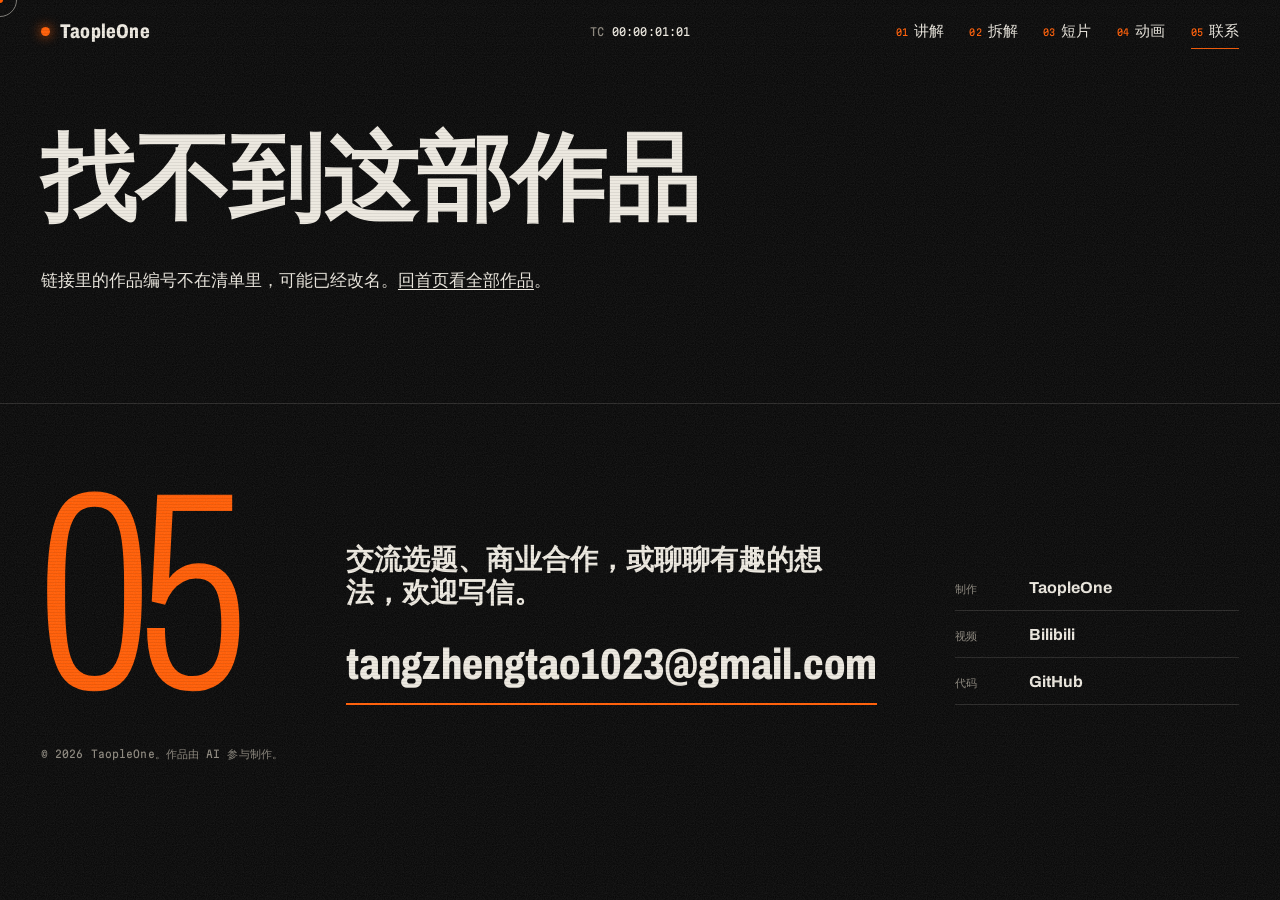
<file: work.html>
<!doctype html>
<html lang="zh-CN">
<head>
<meta charset="utf-8">
<meta name="viewport" content="width=device-width, initial-scale=1, viewport-fit=cover">
<title>作品 · TaopleOne</title>
<meta name="description" content="TaopleOne 的动画与交互作品。">
<meta name="theme-color" content="#050505">
<link rel="canonical" href="https://goaltang.github.io/work.html">
<meta property="og:type" content="video.other">
<meta property="og:site_name" content="TaopleOne">
<meta property="og:locale" content="zh_CN">
<meta property="og:title" content="作品 · TaopleOne">
<meta property="og:description" content="TaopleOne 的动画与交互作品。">
<meta property="og:url" content="https://goaltang.github.io/work.html">
<meta property="og:image" content="https://goaltang.github.io/covers/four-stroke.jpg">
<meta property="og:image:width" content="1280">
<meta property="og:image:height" content="720">
<meta name="twitter:card" content="summary_large_image">
<meta name="twitter:title" content="作品 · TaopleOne">
<meta name="twitter:description" content="TaopleOne 的动画与交互作品。">
<meta name="twitter:image" content="https://goaltang.github.io/covers/four-stroke.jpg">
<link rel="icon" href="data:image/svg+xml,<svg xmlns='http://www.w3.org/2000/svg' viewBox='0 0 32 32'><rect width='32' height='32' fill='%23050505'/><circle cx='16' cy='16' r='7' fill='%23ff5a00'/><path d='M3 3h5M3 3v5M29 3h-5M29 3v5M3 29h5M3 29v-5M29 29h-5M29 29v-5' stroke='%23ece8df' stroke-width='2' fill='none'/></svg>">
<link rel="preload" href="assets/fonts/archivo-wdth.woff2" as="font" type="font/woff2" crossorigin>
<link rel="stylesheet" href="assets/css/site.css">
<script>
  document.documentElement.classList.add("js");
  // 同首页：内容靠 JS 填，别让浏览器把上一页的滚动位置恢复到这里
  if ("scrollRestoration" in history) history.scrollRestoration = "manual";
  if (sessionStorage.getItem("cut")) document.documentElement.classList.add("is-cut-in");
  setTimeout(function () { if (!document.documentElement.classList.contains("is-ready")) document.documentElement.classList.remove("js"); }, 4000);
</script>
<script src="assets/vendor/gsap.min.js" defer></script>
<script src="assets/vendor/ScrollTrigger.min.js" defer></script>
<script src="assets/vendor/lenis.min.js" defer></script>
<script src="assets/js/common.js" defer></script>
<script src="assets/js/motion.js" defer></script>
<script src="assets/js/work.js" defer></script>
</head>
<body class="work-page">
<a class="skip" href="#work">跳到作品</a>

<header class="top">
  <a class="top-home" href="./" aria-label="TaopleOne 首页"><i class="rec" aria-hidden="true"></i>TaopleOne</a>
  <p class="top-tc" aria-hidden="true"><span>TC</span><b data-tc>00:00:00:00</b></p>
  <nav class="top-nav" id="topnav" aria-label="分区">
    <a href="./#manimgx"><small>01</small>讲解</a>
    <a href="./#anatomy"><small>02</small>拆解</a>
    <a href="./#opuscar"><small>03</small>短片</a>
    <a href="./#anidoodle"><small>04</small>动画</a>
    <a href="#contact"><small>05</small>联系</a>
  </nav>
  <button class="menu-btn" type="button" aria-expanded="false" aria-controls="topnav">
    <span class="menu-bars" aria-hidden="true"><i></i><i></i></span><span class="menu-label">菜单</span>
  </button>
</header>

<main id="work" class="work">
  <noscript><p class="noscript">作品页需要 JavaScript。</p></noscript>
</main>

<footer class="foot" id="contact">
  <div class="foot-grid">
    <p class="chapter-no" aria-hidden="true">05</p>
    <div class="foot-main">
      <h2>交流选题、商业合作，或聊聊有趣的想法，欢迎写信。</h2>
      <a class="foot-mail magnetic" href="mailto:tangzhengtao1023@gmail.com">tangzhengtao1023@gmail.com</a>
    </div>
    <dl class="credits">
      <div><dt>制作</dt><dd>TaopleOne</dd></div>
      <div><dt>视频</dt><dd><a class="magnetic" href="https://space.bilibili.com/442652191" rel="me">Bilibili</a></dd></div>
      <div><dt>代码</dt><dd><a class="magnetic" href="https://github.com/goaltang" rel="me">GitHub</a></dd></div>
    </dl>
  </div>
  <small class="foot-copy">© 2026 TaopleOne。作品由 AI 参与制作。</small>
</footer>

<div class="cursor" aria-hidden="true"><span class="cursor-dot"></span><span class="cursor-ring"><b></b></span></div>
<div class="shutter" aria-hidden="true"><span>TaopleOne</span></div>
<div class="grain" aria-hidden="true"></div>
</body>
</html>
</file>
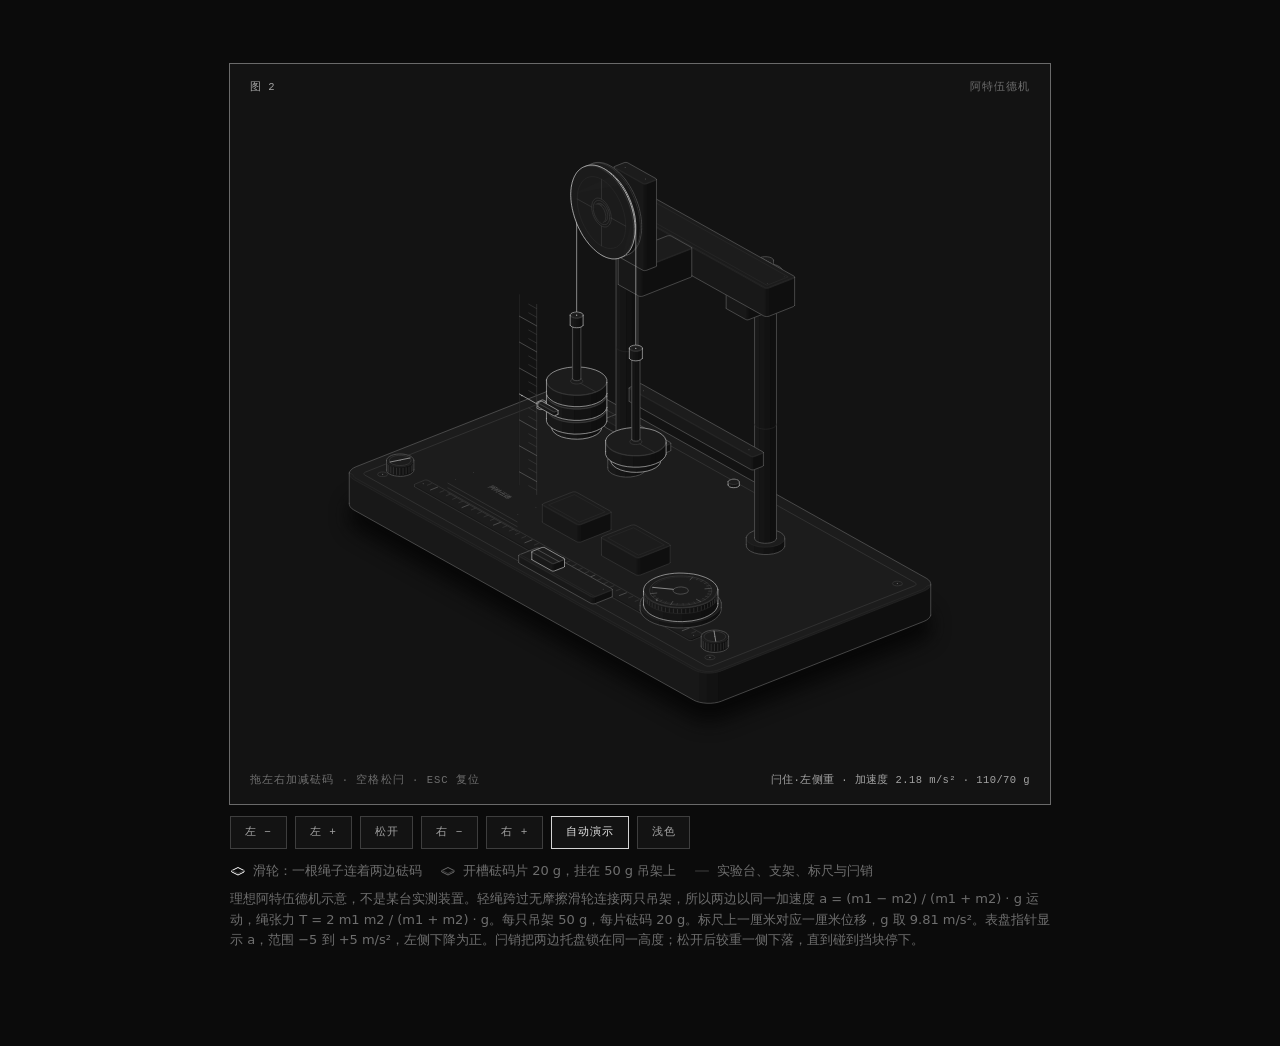
<file: figures/atwood-machine.html>
<!doctype html><html lang="en"><head><meta charset="utf-8"><meta name="viewport" content="width=device-width, initial-scale=1"><title>阿特伍德机：为什么较重的一侧会下降</title><style>
.iso{
  --anatomy-page:#0b0b0b;--anatomy-card:#131313;--anatomy-text:#a3a3a3;--anatomy-strong:#e6e6e6;--anatomy-muted:#6e6e6e;
  --anatomy-paper:#131313;--anatomy-face:#1b1b1b;--anatomy-top:#1c1c1c;
  --anatomy-shade-0:#0f0f0f;--anatomy-shade-1:#121212;--anatomy-shade-2:#151515;--anatomy-shade-3:#181818;
  --anatomy-lit-top:#262626;--anatomy-lit-shade:#1d1d1d;
  --anatomy-hi:#d4d4d4;--anatomy-mid:#6a6a6a;--anatomy-lo:#3e3e3e;--anatomy-faint:#2a2a2a;--anatomy-lit:#ffffff;
  --anatomy-halo:#050505;--anatomy-halo-opacity:.9;--anatomy-dot:#e6e6e6;
  --anatomy-red:#ff6b6b;--anatomy-green:#6be0a0;--anatomy-blue:#6b9bff;
  --anatomy-weight:.6px;--anatomy-ease:cubic-bezier(.32,.72,0,1);
  --anatomy-mono:ui-monospace,"SF Mono",Menlo,Consolas,monospace;
  --anatomy-lift:inset 0 1px 0 0 #ffffff0a,inset 0 0 0 1px #ffffff06,0 0 0 1px #00000026,0 1px 1px -.5px #00000014,0 3px 3px -1.5px #00000014,0 6px 6px -3px #00000014,0 12px 12px -6px #00000014;
}
.iso[data-theme="light"]{
  --anatomy-page:#f2f2ef;--anatomy-card:#fbfbfa;--anatomy-text:#57575a;--anatomy-strong:#18181a;--anatomy-muted:#8c8c90;
  --anatomy-paper:#fbfbfa;--anatomy-face:#ffffff;--anatomy-top:#ffffff;
  --anatomy-shade-0:#dcdcd9;--anatomy-shade-1:#e5e5e2;--anatomy-shade-2:#ededea;--anatomy-shade-3:#f4f4f1;
  --anatomy-lit-top:#ffffff;--anatomy-lit-shade:#eeeeeb;
  --anatomy-hi:#26262a;--anatomy-mid:#8a8a8f;--anatomy-lo:#b4b4b8;--anatomy-faint:#d4d4d6;--anatomy-lit:#000000;
  --anatomy-halo:#8a8a80;--anatomy-halo-opacity:.32;--anatomy-dot:#3a3a3e;
  --anatomy-red:#e5484d;--anatomy-green:#30a46c;--anatomy-blue:#3e63dd;
  --anatomy-lift:inset 0 1px 0 0 #ffffff,0 0 0 1px #0000000f,0 1px 1px -.5px #0000000a,0 3px 3px -1.5px #0000000a,0 6px 6px -3px #0000000a,0 12px 12px -6px #0000000a;
}
.iso-svg{display:block;width:100%;height:auto;overflow:visible}
.iso-svg path,.iso-svg circle{vector-effect:non-scaling-stroke}
.iso-fill{fill:var(--anatomy-paper);stroke:none}
.iso-solid[data-lit]>.iso-fill{fill:var(--anatomy-face)}
.iso-shade,.iso-top{stroke:none}
.iso-shade[data-shade="0"]{fill:var(--anatomy-shade-0)}
.iso-shade[data-shade="1"]{fill:var(--anatomy-shade-1)}
.iso-shade[data-shade="2"]{fill:var(--anatomy-shade-2)}
.iso-shade[data-shade="3"]{fill:var(--anatomy-shade-3)}
.iso-top{fill:var(--anatomy-top)}
.iso-solid[data-lit]>.iso-top{fill:var(--anatomy-lit-top)}
.iso-solid[data-lit]>.iso-shade{fill:var(--anatomy-lit-shade)}
.iso-solid[data-seamless]>.iso-shade,.iso-solid[data-seamless]>.iso-top{stroke-width:.4;stroke-linejoin:round}
.iso-solid[data-seamless]>.iso-shade[data-shade="0"]{stroke:var(--anatomy-shade-0)}
.iso-solid[data-seamless]>.iso-shade[data-shade="1"]{stroke:var(--anatomy-shade-1)}
.iso-solid[data-seamless]>.iso-shade[data-shade="2"]{stroke:var(--anatomy-shade-2)}
.iso-solid[data-seamless]>.iso-shade[data-shade="3"]{stroke:var(--anatomy-shade-3)}
.iso-solid[data-seamless]>.iso-top{stroke:var(--anatomy-top)}
.iso-solid[data-seamless][data-lit]>.iso-top{stroke:var(--anatomy-lit-top)}
.iso-solid[data-seamless][data-lit]>.iso-shade{stroke:var(--anatomy-lit-shade)}
.iso-solid[data-lit]>.iso-edge{stroke:var(--anatomy-lit)}
.iso-halo{fill:var(--anatomy-halo);stroke:none;filter:blur(9px);opacity:var(--anatomy-halo-opacity);transform:translateY(3px)}
.iso-line{fill:none;stroke:var(--anatomy-lo);stroke-width:var(--anatomy-weight);stroke-linecap:round;stroke-linejoin:round}
.iso-line[data-tone="hi"]{stroke:var(--anatomy-hi)}
.iso-line[data-tone="mid"]{stroke:var(--anatomy-mid)}
.iso-line[data-tone="lo"]{stroke:var(--anatomy-lo)}
.iso-line[data-tone="faint"]{stroke:var(--anatomy-faint)}
.iso-line[data-tone="lit"]{stroke:var(--anatomy-lit)}
.iso-line[data-tone="red"]{stroke:var(--anatomy-red)}
.iso-line[data-tone="green"]{stroke:var(--anatomy-green)}
.iso-line[data-tone="blue"]{stroke:var(--anatomy-blue)}
.iso-line[data-dotted]{stroke-dasharray:.01 3.5;stroke-width:1}
.iso-line[data-dashed]{stroke-dasharray:3 3}
.iso-line[data-flow]{stroke-dasharray:2 6}
.iso-wire-end{fill:var(--anatomy-paper);stroke:var(--anatomy-lo);stroke-width:var(--anatomy-weight)}
.iso-wire[data-tone="hi"] .iso-wire-end{stroke:var(--anatomy-hi)}
.iso-wire[data-tone="mid"] .iso-wire-end{stroke:var(--anatomy-mid)}
.iso-wire[data-tone="faint"] .iso-wire-end{stroke:var(--anatomy-faint)}
.iso-wire[data-tone="lit"] .iso-wire-end{stroke:var(--anatomy-lit)}
.iso-dots circle{fill:var(--anatomy-dot);stroke:none;opacity:.32}
.iso-dots[data-tone="hi"] circle{opacity:.85}
.iso-dots[data-tone="mid"] circle{opacity:.45}
.iso-dots[data-tone="lo"] circle{opacity:.22}
.iso-dots[data-tone="faint"] circle{opacity:.12}
.iso-face-text{fill:var(--anatomy-mid);font-family:var(--anatomy-mono);letter-spacing:.04em}
.iso-face-text[data-tone="hi"]{fill:var(--anatomy-hi)}
.iso-face-text[data-tone="lo"]{fill:var(--anatomy-lo)}
.iso-face-text[data-tone="faint"]{fill:var(--anatomy-faint)}
.tb-body{fill:var(--anatomy-shade-2);stroke:none}
.tb-shine{fill:var(--anatomy-top);stroke:none}
.tb-shade{fill:var(--anatomy-shade-0);stroke:none}
.tb-ring{fill:none;stroke:var(--anatomy-lo);stroke-width:.45;stroke-linecap:butt;stroke-linejoin:round}
.tb-ring[data-tone="mid"]{stroke:var(--anatomy-mid)}
.tb-ring[data-tone="faint"]{stroke:var(--anatomy-faint)}
.tb-ring[data-tone="hi"]{stroke:var(--anatomy-hi)}
@keyframes iso-flow{to{stroke-dashoffset:-32}}
@keyframes iso-pulse{0%,100%{opacity:.18}12%{opacity:1}40%{opacity:.18}}
.iso-line[data-flow]{animation:iso-flow 1600ms linear infinite}
.iso-dots circle[data-pulse]{animation:iso-pulse 1600ms steps(1,end) infinite;animation-delay:var(--pulse-at,0ms)}
.iso-figure{margin:32px 0 36px}
.iso-plate{position:relative;padding:52px 24px;border-radius:0;background:var(--anatomy-card);box-shadow:0 0 0 1px var(--anatomy-mid);--anatomy-paper:var(--anatomy-card)}
.iso-plate-corners{position:absolute;inset:18px 20px;pointer-events:none}
.iso-plate-corner{position:absolute;color:var(--anatomy-muted);font-family:var(--anatomy-mono);font-size:10.5px;line-height:1;letter-spacing:.04em;white-space:nowrap}
.iso-plate-corner[data-corner="fig"]{top:0;left:0;color:var(--anatomy-text)}
.iso-plate-corner[data-corner="title"]{top:0;right:0;text-transform:uppercase;letter-spacing:.1em}
.iso-plate-corner[data-corner="hint"]{bottom:0;left:0;text-transform:uppercase;letter-spacing:.1em}
.iso-plate-corner[data-corner="readout"]{right:0;bottom:0;color:var(--anatomy-text);font-variant-numeric:tabular-nums}
.iso-plate .iso-svg{margin:0 auto}
.iso-legend{display:grid;gap:8px;margin-top:12px;color:var(--anatomy-muted);font-size:13px;line-height:1.55}
.iso-keys{display:flex;flex-wrap:wrap;gap:6px 18px}
.iso-key{display:inline-flex;align-items:center;gap:7px}
.iso-swatch{width:16px;height:10px;flex:none;overflow:visible}
.iso-swatch path{fill:none;stroke:var(--anatomy-hi);stroke-width:1;vector-effect:non-scaling-stroke;stroke-linejoin:round;stroke-linecap:round}
.iso-swatch[data-mark="raised"] path,.iso-swatch[data-mark="flat"] path{stroke:var(--anatomy-mid)}
.iso-swatch[data-mark="lit"] path{stroke:var(--anatomy-lit)}
.iso-swatch[data-mark="dim"] path{stroke:var(--anatomy-lo)}
.iso-swatch[data-mark="dotted"] path{stroke-dasharray:.01 3;stroke-width:1.4}
.iso-swatch[data-mark="dashed"] path{stroke-dasharray:3 2.5}
.iso-swatch[data-mark="red"] path{stroke:var(--anatomy-red)}
.iso-swatch[data-mark="green"] path{stroke:var(--anatomy-green)}
.iso-swatch[data-mark="blue"] path{stroke:var(--anatomy-blue)}
.iso-swatch-crease{stroke:var(--anatomy-lo)!important}
@media (max-width:560px){.iso-plate{padding:48px 12px 70px}.iso-plate-corner[data-corner="hint"]{bottom:18px}}
@media (prefers-reduced-motion:reduce){.iso-line[data-flow],.iso-dots circle[data-pulse]{animation:none}}

*{box-sizing:border-box}
html{color-scheme:dark}
body[data-theme="light"]{color-scheme:light}
body{margin:0;background:var(--anatomy-page);color:var(--anatomy-text);font:14px/1.6 ui-sans-serif,system-ui,-apple-system,"Segoe UI",sans-serif;-webkit-font-smoothing:antialiased}
.iso-page{width:min(820px,100% - 32px);margin:64px auto 96px}

.aw-stage{touch-action:pan-y;user-select:none;-webkit-user-select:none;outline:none;cursor:grab}
.aw-stage:focus-visible{outline:1px solid var(--anatomy-muted);outline-offset:6px}
.aw-stage:active{cursor:grabbing}
.aw-tools{display:flex;flex-wrap:wrap;gap:8px;margin-top:12px}
.aw-tools button{font:inherit;font-family:var(--anatomy-mono);font-size:11px;letter-spacing:.08em;padding:7px 14px;background:var(--anatomy-card);color:var(--anatomy-text);border:1px solid var(--anatomy-lo);border-radius:0;cursor:pointer}
.aw-tools button:hover{border-color:var(--anatomy-mid);color:var(--anatomy-strong)}
.aw-tools button:focus-visible{outline:1px solid var(--anatomy-muted);outline-offset:3px}
.aw-tools button[aria-pressed="true"]{border-color:var(--anatomy-hi);color:var(--anatomy-strong)}
.aw-live{position:absolute;width:1px;height:1px;padding:0;margin:-1px;overflow:hidden;clip:rect(0 0 0 0);border:0}
</style></head><body class="iso" data-theme="dark"><main class="iso-page"><figure class="iso-figure"><div class="iso-plate"><div class="iso-plate-corners" aria-hidden="true"><span class="iso-plate-corner" data-corner="fig">图 2</span><span class="iso-plate-corner" data-corner="title">阿特伍德机</span><span class="iso-plate-corner" data-corner="hint">拖左右加减砝码 · 空格松闩 · Esc 复位</span><span class="iso-plate-corner" data-corner="readout" data-readout>闩住·左侧重 · 加速度 2.18 m/s² · 110/70 g</span></div><div class="aw-stage iso-stage" tabindex="0" role="group" aria-label="阿特伍德机。拖左半边改左侧重物，拖右半边改右侧重物。点中间或按空格松开或闩住。方向键加减砝码片。"><svg xmlns="http://www.w3.org/2000/svg" class="iso-svg" viewBox="0 0 680 560" role="img" aria-label="一台放在实验台上的阿特伍德机。两只砝码共用一根跨过滑轮的绳子。打开闩销后，较重的一侧下降，底座上的表盘读出加速度。"><path class="iso-halo" d="M83.9 341.1L84.6 339.5L85.8 338L87.7 336.7L90 335.6L268.4 265.3L271.2 264.4L274.3 263.8L277.6 263.4L281 263.4L284.3 263.7L287.5 264.3L290.3 265.2L292.7 266.3L592.1 433.8L594 435.1L595.3 436.6L596 438.1L596.1 439.7L596.1 453L595.4 454.6L594.2 456.1L592.3 457.4L590 458.5L411.6 528.8L408.8 529.7L405.7 530.3L402.4 530.6L399 530.7L395.7 530.4L392.5 529.8L389.7 528.9L387.3 527.8L87.9 360.3L86 359L84.7 357.5L84 356L83.9 354.4Z"/><g class="iso-solid"><path class="iso-fill" d="M260.3 300L261.2 298.1L263.1 296.4L265.8 295L269.2 294L273.1 293.4L277.1 293.3L281.1 293.7L284.7 294.6L287.7 295.9L289.9 297.5L291.1 299.3L291.3 301.2L291.3 305.4L290.4 307.3L288.5 309L285.8 310.4L282.3 311.4L278.5 312L274.4 312L270.5 311.6L266.9 310.8L263.9 309.5L261.7 307.9L260.5 306.1L260.3 304.2Z"/><path class="iso-shade" data-shade="0" d="M285.8 310.4L282.3 311.4L282.3 307.2L285.8 306.2ZM291.3 305.4L290.4 307.3L290.4 303.1L291.3 301.2ZM290.4 307.3L288.5 309L288.5 304.8L290.4 303.1ZM288.5 309L285.8 310.4L285.8 306.2L288.5 304.8Z"/><path class="iso-shade" data-shade="1" d="M282.3 311.4L278.5 312L278.5 307.8L282.3 307.2ZM278.5 312L274.4 312L274.4 307.9L278.5 307.8Z"/><path class="iso-shade" data-shade="2" d="M274.4 312L270.5 311.6L270.5 307.4L274.4 307.9ZM270.5 311.6L266.9 310.8L266.9 306.6L270.5 307.4Z"/><path class="iso-shade" data-shade="3" d="M266.9 310.8L263.9 309.5L263.9 305.3L266.9 306.6ZM263.9 309.5L261.7 307.9L261.7 303.7L263.9 305.3ZM261.7 307.9L260.5 306.1L260.5 301.9L261.7 303.7ZM260.5 306.1L260.3 304.2L260.3 300L260.5 301.9Z"/><path class="iso-top" d="M285.8 306.2L282.3 307.2L278.5 307.8L274.4 307.9L270.5 307.4L266.9 306.6L263.9 305.3L261.7 303.7L260.5 301.9L260.3 300L261.2 298.1L263.1 296.4L265.8 295L269.2 294L273.1 293.4L277.1 293.3L281.1 293.7L284.7 294.6L287.7 295.9L289.9 297.5L291.1 299.3L291.3 301.2L290.4 303.1L288.5 304.8Z"/><path class="iso-line iso-crease" data-tone="faint" d="M291.3 301.2L290.4 303.1L288.5 304.8L285.8 306.2L282.3 307.2L278.5 307.8L274.4 307.9L270.5 307.4L266.9 306.6L263.9 305.3L261.7 303.7L260.5 301.9L260.3 300"/><path class="iso-line iso-edge" data-tone="lo" d="M260.3 300L261.2 298.1L263.1 296.4L265.8 295L269.2 294L273.1 293.4L277.1 293.3L281.1 293.7L284.7 294.6L287.7 295.9L289.9 297.5L291.1 299.3L291.3 301.2M291.3 305.4L290.4 307.3L288.5 309L285.8 310.4L282.3 311.4L278.5 312L274.4 312L270.5 311.6L266.9 310.8L263.9 309.5L261.7 307.9L260.5 306.1L260.3 304.2M260.3 300L260.3 304.2M291.3 301.2L291.3 305.4"/></g><g class="iso-solid"><path class="iso-fill" d="M264.6 291L265.3 289.7L266.6 288.4L268.6 287.4L271 286.7L273.8 286.3L276.8 286.2L279.6 286.5L282.2 287.1L284.4 288.1L285.9 289.2L286.8 290.5L287 291.9L287 301.1L286.3 302.4L285 303.6L283 304.6L280.5 305.4L277.7 305.8L274.8 305.8L272 305.5L269.4 304.9L267.2 304L265.6 302.8L264.7 301.5L264.6 300.1Z"/><path class="iso-shade" data-shade="0" d="M283 304.6L280.5 305.4L280.5 296.2L283 295.5ZM287 301.1L286.3 302.4L286.3 293.3L287 291.9ZM286.3 302.4L285 303.6L285 294.5L286.3 293.3ZM285 303.6L283 304.6L283 295.5L285 294.5Z"/><path class="iso-shade" data-shade="1" d="M280.5 305.4L277.7 305.8L277.7 296.6L280.5 296.2ZM277.7 305.8L274.8 305.8L274.8 296.7L277.7 296.6Z"/><path class="iso-shade" data-shade="2" d="M274.8 305.8L272 305.5L272 296.4L274.8 296.7ZM272 305.5L269.4 304.9L269.4 295.8L272 296.4Z"/><path class="iso-shade" data-shade="3" d="M269.4 304.9L267.2 304L267.2 294.8L269.4 295.8ZM267.2 304L265.6 302.8L265.6 293.7L267.2 294.8ZM265.6 302.8L264.7 301.5L264.7 292.4L265.6 293.7ZM264.7 301.5L264.6 300.1L264.6 291L264.7 292.4Z"/><path class="iso-top" d="M283 295.5L280.5 296.2L277.7 296.6L274.8 296.7L272 296.4L269.4 295.8L267.2 294.8L265.6 293.7L264.7 292.4L264.6 291L265.3 289.7L266.6 288.4L268.6 287.4L271 286.7L273.8 286.3L276.8 286.2L279.6 286.5L282.2 287.1L284.4 288.1L285.9 289.2L286.8 290.5L287 291.9L286.3 293.3L285 294.5Z"/><path class="iso-line iso-crease" data-tone="faint" d="M287 291.9L286.3 293.3L285 294.5L283 295.5L280.5 296.2L277.7 296.6L274.8 296.7L272 296.4L269.4 295.8L267.2 294.8L265.6 293.7L264.7 292.4L264.6 291"/><path class="iso-line iso-edge" data-tone="mid" d="M264.6 291L265.3 289.7L266.6 288.4L268.6 287.4L271 286.7L273.8 286.3L276.8 286.2L279.6 286.5L282.2 287.1L284.4 288.1L285.9 289.2L286.8 290.5L287 291.9M287 301.1L286.3 302.4L285 303.6L283 304.6L280.5 305.4L277.7 305.8L274.8 305.8L272 305.5L269.4 304.9L267.2 304L265.6 302.8L264.7 301.5L264.6 300.1M264.6 291L264.6 300.1M287 291.9L287 301.1"/></g><g class="iso-solid"><path class="iso-fill" d="M128.2 352L129.1 350.2L130.9 348.5L133.7 347.1L137.1 346L141 345.5L145 345.4L149 345.8L152.6 346.7L155.5 348L157.7 349.6L158.9 351.4L159.1 353.3L159.1 357.5L158.2 359.3L156.4 361L153.6 362.4L150.2 363.4L146.3 364L142.3 364.1L138.3 363.7L134.7 362.8L131.8 361.5L129.6 359.9L128.4 358.1L128.2 356.2Z"/><path class="iso-shade" data-shade="0" d="M153.6 362.4L150.2 363.4L150.2 359.3L153.6 358.2ZM159.1 357.5L158.2 359.3L158.2 355.1L159.1 353.3ZM158.2 359.3L156.4 361L156.4 356.8L158.2 355.1ZM156.4 361L153.6 362.4L153.6 358.2L156.4 356.8Z"/><path class="iso-shade" data-shade="1" d="M150.2 363.4L146.3 364L146.3 359.8L150.2 359.3ZM146.3 364L142.3 364.1L142.3 359.9L146.3 359.8Z"/><path class="iso-shade" data-shade="2" d="M142.3 364.1L138.3 363.7L138.3 359.5L142.3 359.9ZM138.3 363.7L134.7 362.8L134.7 358.6L138.3 359.5Z"/><path class="iso-shade" data-shade="3" d="M134.7 362.8L131.8 361.5L131.8 357.3L134.7 358.6ZM131.8 361.5L129.6 359.9L129.6 355.7L131.8 357.3ZM129.6 359.9L128.4 358.1L128.4 353.9L129.6 355.7ZM128.4 358.1L128.2 356.2L128.2 352L128.4 353.9Z"/><path class="iso-top" d="M153.6 358.2L150.2 359.3L146.3 359.8L142.3 359.9L138.3 359.5L134.7 358.6L131.8 357.3L129.6 355.7L128.4 353.9L128.2 352L129.1 350.2L130.9 348.5L133.7 347.1L137.1 346L141 345.5L145 345.4L149 345.8L152.6 346.7L155.5 348L157.7 349.6L158.9 351.4L159.1 353.3L158.2 355.1L156.4 356.8Z"/><path class="iso-line iso-crease" data-tone="faint" d="M159.1 353.3L158.2 355.1L156.4 356.8L153.6 358.2L150.2 359.3L146.3 359.8L142.3 359.9L138.3 359.5L134.7 358.6L131.8 357.3L129.6 355.7L128.4 353.9L128.2 352"/><path class="iso-line iso-edge" data-tone="lo" d="M128.2 352L129.1 350.2L130.9 348.5L133.7 347.1L137.1 346L141 345.5L145 345.4L149 345.8L152.6 346.7L155.5 348L157.7 349.6L158.9 351.4L159.1 353.3M159.1 357.5L158.2 359.3L156.4 361L153.6 362.4L150.2 363.4L146.3 364L142.3 364.1L138.3 363.7L134.7 362.8L131.8 361.5L129.6 359.9L128.4 358.1L128.2 356.2M128.2 352L128.2 356.2M159.1 353.3L159.1 357.5"/></g><g class="iso-solid"><path class="iso-fill" d="M132.5 343.1L133.1 341.7L134.5 340.5L136.4 339.5L138.9 338.7L141.7 338.3L144.6 338.3L147.5 338.6L150.1 339.2L152.2 340.1L153.8 341.3L154.7 342.6L154.8 344L154.8 353.1L154.2 354.5L152.8 355.7L150.9 356.7L148.4 357.4L145.6 357.8L142.7 357.9L139.8 357.6L137.2 357L135.1 356L133.5 354.9L132.6 353.6L132.5 352.2Z"/><path class="iso-shade" data-shade="0" d="M150.9 356.7L148.4 357.4L148.4 348.3L150.9 347.5ZM154.8 353.1L154.2 354.5L154.2 345.3L154.8 344ZM154.2 354.5L152.8 355.7L152.8 346.5L154.2 345.3ZM152.8 355.7L150.9 356.7L150.9 347.5L152.8 346.5Z"/><path class="iso-shade" data-shade="1" d="M148.4 357.4L145.6 357.8L145.6 348.7L148.4 348.3ZM145.6 357.8L142.7 357.9L142.7 348.8L145.6 348.7Z"/><path class="iso-shade" data-shade="2" d="M142.7 357.9L139.8 357.6L139.8 348.5L142.7 348.8ZM139.8 357.6L137.2 357L137.2 347.8L139.8 348.5Z"/><path class="iso-shade" data-shade="3" d="M137.2 357L135.1 356L135.1 346.9L137.2 347.8ZM135.1 356L133.5 354.9L133.5 345.7L135.1 346.9ZM133.5 354.9L132.6 353.6L132.6 344.4L133.5 345.7ZM132.6 353.6L132.5 352.2L132.5 343.1L132.6 344.4Z"/><path class="iso-top" d="M150.9 347.5L148.4 348.3L145.6 348.7L142.7 348.8L139.8 348.5L137.2 347.8L135.1 346.9L133.5 345.7L132.6 344.4L132.5 343.1L133.1 341.7L134.5 340.5L136.4 339.5L138.9 338.7L141.7 338.3L144.6 338.3L147.5 338.6L150.1 339.2L152.2 340.1L153.8 341.3L154.7 342.6L154.8 344L154.2 345.3L152.8 346.5Z"/><path class="iso-line iso-crease" data-tone="faint" d="M154.8 344L154.2 345.3L152.8 346.5L150.9 347.5L148.4 348.3L145.6 348.7L142.7 348.8L139.8 348.5L137.2 347.8L135.1 346.9L133.5 345.7L132.6 344.4L132.5 343.1"/><path class="iso-line iso-edge" data-tone="mid" d="M132.5 343.1L133.1 341.7L134.5 340.5L136.4 339.5L138.9 338.7L141.7 338.3L144.6 338.3L147.5 338.6L150.1 339.2L152.2 340.1L153.8 341.3L154.7 342.6L154.8 344M154.8 353.1L154.2 354.5L152.8 355.7L150.9 356.7L148.4 357.4L145.6 357.8L142.7 357.9L139.8 357.6L137.2 357L135.1 356L133.5 354.9L132.6 353.6L132.5 352.2M132.5 343.1L132.5 352.2M154.8 344L154.8 353.1"/></g><g class="iso-solid"><path class="iso-fill" d="M520.9 445.7L521.8 443.9L523.6 442.2L526.4 440.8L529.8 439.8L533.7 439.2L537.7 439.1L541.7 439.5L545.3 440.4L548.2 441.7L550.4 443.3L551.6 445.1L551.8 447L551.8 451.2L550.9 453.1L549.1 454.8L546.3 456.2L542.9 457.2L539 457.7L535 457.8L531 457.4L527.4 456.5L524.5 455.3L522.3 453.7L521.1 451.8L520.9 449.9Z"/><path class="iso-shade" data-shade="0" d="M546.3 456.2L542.9 457.2L542.9 453L546.3 452ZM551.8 451.2L550.9 453.1L550.9 448.9L551.8 447ZM550.9 453.1L549.1 454.8L549.1 450.6L550.9 448.9ZM549.1 454.8L546.3 456.2L546.3 452L549.1 450.6Z"/><path class="iso-shade" data-shade="1" d="M542.9 457.2L539 457.7L539 453.6L542.9 453ZM539 457.7L535 457.8L535 453.6L539 453.6Z"/><path class="iso-shade" data-shade="2" d="M535 457.8L531 457.4L531 453.2L535 453.6ZM531 457.4L527.4 456.5L527.4 452.4L531 453.2Z"/><path class="iso-shade" data-shade="3" d="M527.4 456.5L524.5 455.3L524.5 451.1L527.4 452.4ZM524.5 455.3L522.3 453.7L522.3 449.5L524.5 451.1ZM522.3 453.7L521.1 451.8L521.1 447.6L522.3 449.5ZM521.1 451.8L520.9 449.9L520.9 445.7L521.1 447.6Z"/><path class="iso-top" d="M546.3 452L542.9 453L539 453.6L535 453.6L531 453.2L527.4 452.4L524.5 451.1L522.3 449.5L521.1 447.6L520.9 445.7L521.8 443.9L523.6 442.2L526.4 440.8L529.8 439.8L533.7 439.2L537.7 439.1L541.7 439.5L545.3 440.4L548.2 441.7L550.4 443.3L551.6 445.1L551.8 447L550.9 448.9L549.1 450.6Z"/><path class="iso-line iso-crease" data-tone="faint" d="M551.8 447L550.9 448.9L549.1 450.6L546.3 452L542.9 453L539 453.6L535 453.6L531 453.2L527.4 452.4L524.5 451.1L522.3 449.5L521.1 447.6L520.9 445.7"/><path class="iso-line iso-edge" data-tone="lo" d="M520.9 445.7L521.8 443.9L523.6 442.2L526.4 440.8L529.8 439.8L533.7 439.2L537.7 439.1L541.7 439.5L545.3 440.4L548.2 441.7L550.4 443.3L551.6 445.1L551.8 447M551.8 451.2L550.9 453.1L549.1 454.8L546.3 456.2L542.9 457.2L539 457.7L535 457.8L531 457.4L527.4 456.5L524.5 455.3L522.3 453.7L521.1 451.8L520.9 449.9M520.9 445.7L520.9 449.9M551.8 447L551.8 451.2"/></g><g class="iso-solid"><path class="iso-fill" d="M525.2 436.8L525.8 435.4L527.2 434.2L529.1 433.2L531.6 432.5L534.4 432.1L537.3 432L540.2 432.3L542.8 432.9L544.9 433.9L546.5 435L547.4 436.3L547.5 437.7L547.5 446.8L546.9 448.2L545.5 449.4L543.6 450.4L541.1 451.2L538.3 451.6L535.4 451.6L532.5 451.3L529.9 450.7L527.8 449.8L526.2 448.6L525.3 447.3L525.2 445.9Z"/><path class="iso-shade" data-shade="0" d="M543.6 450.4L541.1 451.2L541.1 442L543.6 441.3ZM547.5 446.8L546.9 448.2L546.9 439L547.5 437.7ZM546.9 448.2L545.5 449.4L545.5 440.3L546.9 439ZM545.5 449.4L543.6 450.4L543.6 441.3L545.5 440.3Z"/><path class="iso-shade" data-shade="1" d="M541.1 451.2L538.3 451.6L538.3 442.4L541.1 442ZM538.3 451.6L535.4 451.6L535.4 442.5L538.3 442.4Z"/><path class="iso-shade" data-shade="2" d="M535.4 451.6L532.5 451.3L532.5 442.2L535.4 442.5ZM532.5 451.3L529.9 450.7L529.9 441.6L532.5 442.2Z"/><path class="iso-shade" data-shade="3" d="M529.9 450.7L527.8 449.8L527.8 440.6L529.9 441.6ZM527.8 449.8L526.2 448.6L526.2 439.5L527.8 440.6ZM526.2 448.6L525.3 447.3L525.3 438.2L526.2 439.5ZM525.3 447.3L525.2 445.9L525.2 436.8L525.3 438.2Z"/><path class="iso-top" d="M543.6 441.3L541.1 442L538.3 442.4L535.4 442.5L532.5 442.2L529.9 441.6L527.8 440.6L526.2 439.5L525.3 438.2L525.2 436.8L525.8 435.4L527.2 434.2L529.1 433.2L531.6 432.5L534.4 432.1L537.3 432L540.2 432.3L542.8 432.9L544.9 433.9L546.5 435L547.4 436.3L547.5 437.7L546.9 439L545.5 440.3Z"/><path class="iso-line iso-crease" data-tone="faint" d="M547.5 437.7L546.9 439L545.5 440.3L543.6 441.3L541.1 442L538.3 442.4L535.4 442.5L532.5 442.2L529.9 441.6L527.8 440.6L526.2 439.5L525.3 438.2L525.2 436.8"/><path class="iso-line iso-edge" data-tone="mid" d="M525.2 436.8L525.8 435.4L527.2 434.2L529.1 433.2L531.6 432.5L534.4 432.1L537.3 432L540.2 432.3L542.8 432.9L544.9 433.9L546.5 435L547.4 436.3L547.5 437.7M547.5 446.8L546.9 448.2L545.5 449.4L543.6 450.4L541.1 451.2L538.3 451.6L535.4 451.6L532.5 451.3L529.9 450.7L527.8 449.8L526.2 448.6L525.3 447.3L525.2 445.9M525.2 436.8L525.2 445.9M547.5 437.7L547.5 446.8"/></g><g class="iso-solid"><path class="iso-fill" d="M388.7 497.8L389.6 495.9L391.5 494.3L394.2 492.9L397.7 491.8L401.5 491.3L405.6 491.2L409.5 491.6L413.1 492.5L416.1 493.8L418.3 495.4L419.5 497.2L419.7 499.1L419.7 503.3L418.8 505.1L416.9 506.8L414.2 508.2L410.8 509.2L406.9 509.8L402.9 509.9L398.9 509.5L395.3 508.6L392.3 507.3L390.1 505.7L388.9 503.9L388.7 502Z"/><path class="iso-shade" data-shade="0" d="M414.2 508.2L410.8 509.2L410.8 505L414.2 504ZM419.7 503.3L418.8 505.1L418.8 500.9L419.7 499.1ZM418.8 505.1L416.9 506.8L416.9 502.6L418.8 500.9ZM416.9 506.8L414.2 508.2L414.2 504L416.9 502.6Z"/><path class="iso-shade" data-shade="1" d="M410.8 509.2L406.9 509.8L406.9 505.6L410.8 505ZM406.9 509.8L402.9 509.9L402.9 505.7L406.9 505.6Z"/><path class="iso-shade" data-shade="2" d="M402.9 509.9L398.9 509.5L398.9 505.3L402.9 505.7ZM398.9 509.5L395.3 508.6L395.3 504.4L398.9 505.3Z"/><path class="iso-shade" data-shade="3" d="M395.3 508.6L392.3 507.3L392.3 503.1L395.3 504.4ZM392.3 507.3L390.1 505.7L390.1 501.5L392.3 503.1ZM390.1 505.7L388.9 503.9L388.9 499.7L390.1 501.5ZM388.9 503.9L388.7 502L388.7 497.8L388.9 499.7Z"/><path class="iso-top" d="M414.2 504L410.8 505L406.9 505.6L402.9 505.7L398.9 505.3L395.3 504.4L392.3 503.1L390.1 501.5L388.9 499.7L388.7 497.8L389.6 495.9L391.5 494.3L394.2 492.9L397.7 491.8L401.5 491.3L405.6 491.2L409.5 491.6L413.1 492.5L416.1 493.8L418.3 495.4L419.5 497.2L419.7 499.1L418.8 500.9L416.9 502.6Z"/><path class="iso-line iso-crease" data-tone="faint" d="M419.7 499.1L418.8 500.9L416.9 502.6L414.2 504L410.8 505L406.9 505.6L402.9 505.7L398.9 505.3L395.3 504.4L392.3 503.1L390.1 501.5L388.9 499.7L388.7 497.8"/><path class="iso-line iso-edge" data-tone="lo" d="M388.7 497.8L389.6 495.9L391.5 494.3L394.2 492.9L397.7 491.8L401.5 491.3L405.6 491.2L409.5 491.6L413.1 492.5L416.1 493.8L418.3 495.4L419.5 497.2L419.7 499.1M419.7 503.3L418.8 505.1L416.9 506.8L414.2 508.2L410.8 509.2L406.9 509.8L402.9 509.9L398.9 509.5L395.3 508.6L392.3 507.3L390.1 505.7L388.9 503.9L388.7 502M388.7 497.8L388.7 502M419.7 499.1L419.7 503.3"/></g><g class="iso-solid"><path class="iso-fill" d="M393 488.8L393.7 487.5L395 486.3L397 485.3L399.5 484.5L402.3 484.1L405.2 484.1L408 484.4L410.6 485L412.8 485.9L414.4 487.1L415.3 488.4L415.4 489.8L415.4 498.9L414.7 500.2L413.4 501.5L411.4 502.5L409 503.2L406.2 503.6L403.2 503.7L400.4 503.4L397.8 502.7L395.6 501.8L394.1 500.7L393.2 499.4L393 498Z"/><path class="iso-shade" data-shade="0" d="M411.4 502.5L409 503.2L409 494.1L411.4 493.3ZM415.4 498.9L414.7 500.2L414.7 491.1L415.4 489.8ZM414.7 500.2L413.4 501.5L413.4 492.3L414.7 491.1ZM413.4 501.5L411.4 502.5L411.4 493.3L413.4 492.3Z"/><path class="iso-shade" data-shade="1" d="M409 503.2L406.2 503.6L406.2 494.5L409 494.1ZM406.2 503.6L403.2 503.7L403.2 494.5L406.2 494.5Z"/><path class="iso-shade" data-shade="2" d="M403.2 503.7L400.4 503.4L400.4 494.2L403.2 494.5ZM400.4 503.4L397.8 502.7L397.8 493.6L400.4 494.2Z"/><path class="iso-shade" data-shade="3" d="M397.8 502.7L395.6 501.8L395.6 492.7L397.8 493.6ZM395.6 501.8L394.1 500.7L394.1 491.5L395.6 492.7ZM394.1 500.7L393.2 499.4L393.2 490.2L394.1 491.5ZM393.2 499.4L393 498L393 488.8L393.2 490.2Z"/><path class="iso-top" d="M411.4 493.3L409 494.1L406.2 494.5L403.2 494.5L400.4 494.2L397.8 493.6L395.6 492.7L394.1 491.5L393.2 490.2L393 488.8L393.7 487.5L395 486.3L397 485.3L399.5 484.5L402.3 484.1L405.2 484.1L408 484.4L410.6 485L412.8 485.9L414.4 487.1L415.3 488.4L415.4 489.8L414.7 491.1L413.4 492.3Z"/><path class="iso-line iso-crease" data-tone="faint" d="M415.4 489.8L414.7 491.1L413.4 492.3L411.4 493.3L409 494.1L406.2 494.5L403.2 494.5L400.4 494.2L397.8 493.6L395.6 492.7L394.1 491.5L393.2 490.2L393 488.8"/><path class="iso-line iso-edge" data-tone="mid" d="M393 488.8L393.7 487.5L395 486.3L397 485.3L399.5 484.5L402.3 484.1L405.2 484.1L408 484.4L410.6 485L412.8 485.9L414.4 487.1L415.3 488.4L415.4 489.8M415.4 498.9L414.7 500.2L413.4 501.5L411.4 502.5L409 503.2L406.2 503.6L403.2 503.7L400.4 503.4L397.8 502.7L395.6 501.8L394.1 500.7L393.2 499.4L393 498M393 488.8L393 498M415.4 489.8L415.4 498.9"/></g><g class="iso-solid"><path class="iso-fill" d="M83.9 314.4L84.6 312.8L85.8 311.4L87.7 310L90 308.9L268.4 238.6L271.2 237.7L274.3 237.1L277.6 236.8L281 236.8L284.3 237.1L287.5 237.7L290.3 238.5L292.7 239.6L592.1 407.1L594 408.4L595.3 409.9L596 411.5L596.1 413L596.1 439.7L595.4 441.3L594.2 442.7L592.3 444.1L590 445.2L411.6 515.5L408.8 516.4L405.7 517L402.4 517.3L399 517.3L395.7 517L392.5 516.4L389.7 515.6L387.3 514.5L87.9 347L86 345.7L84.7 344.2L84 342.6L83.9 341.1Z"/><path class="iso-shade" data-shade="0" d="M596.1 439.7L595.4 441.3L595.4 414.6L596.1 413ZM595.4 441.3L594.2 442.7L594.2 416.1L595.4 414.6ZM594.2 442.7L592.3 444.1L592.3 417.4L594.2 416.1ZM592.3 444.1L590 445.2L590 418.5L592.3 417.4ZM590 445.2L411.6 515.5L411.6 488.8L590 418.5ZM411.6 515.5L408.8 516.4L408.8 489.7L411.6 488.8Z"/><path class="iso-shade" data-shade="1" d="M408.8 516.4L405.7 517L405.7 490.3L408.8 489.7ZM405.7 517L402.4 517.3L402.4 490.7L405.7 490.3ZM402.4 517.3L399 517.3L399 490.7L402.4 490.7Z"/><path class="iso-shade" data-shade="2" d="M399 517.3L395.7 517L395.7 490.4L399 490.7ZM395.7 517L392.5 516.4L392.5 489.8L395.7 490.4Z"/><path class="iso-shade" data-shade="3" d="M392.5 516.4L389.7 515.6L389.7 488.9L392.5 489.8ZM389.7 515.6L387.3 514.5L387.3 487.8L389.7 488.9ZM387.3 514.5L87.9 347L87.9 320.3L387.3 487.8ZM87.9 347L86 345.7L86 319L87.9 320.3ZM86 345.7L84.7 344.2L84.7 317.5L86 319ZM84.7 344.2L84 342.6L84 316L84.7 317.5ZM84 342.6L83.9 341.1L83.9 314.4L84 316Z"/><path class="iso-top" d="M592.1 407.1L594 408.4L595.3 409.9L596 411.5L596.1 413L595.4 414.6L594.2 416.1L592.3 417.4L590 418.5L411.6 488.8L408.8 489.7L405.7 490.3L402.4 490.7L399 490.7L395.7 490.4L392.5 489.8L389.7 488.9L387.3 487.8L87.9 320.3L86 319L84.7 317.5L84 316L83.9 314.4L84.6 312.8L85.8 311.4L87.7 310L90 308.9L268.4 238.6L271.2 237.7L274.3 237.1L277.6 236.8L281 236.8L284.3 237.1L287.5 237.7L290.3 238.5L292.7 239.6Z"/><path class="iso-line iso-crease" data-tone="faint" d="M596.1 413L595.4 414.6L594.2 416.1L592.3 417.4L590 418.5L411.6 488.8L408.8 489.7L405.7 490.3L402.4 490.7L399 490.7L395.7 490.4L392.5 489.8L389.7 488.9L387.3 487.8L87.9 320.3L86 319L84.7 317.5L84 316L83.9 314.4"/><path class="iso-line iso-bevel" data-tone="faint" d="M596.1 413L592.5 414.2L591.5 415.4L590 416.5L587.9 417.5L409.8 487.7L407.3 488.5L404.8 489L402 489.3L399.3 489.3L396.5 489L393.9 488.5L391.6 487.8L389.5 486.9L90.3 319.5L88.6 318.3L87.5 317.1L87 315.8L83.9 314.4"/><path class="iso-line iso-edge" data-tone="mid" d="M83.9 314.4L84.6 312.8L85.8 311.4L87.7 310L90 308.9L268.4 238.6L271.2 237.7L274.3 237.1L277.6 236.8L281 236.8L284.3 237.1L287.5 237.7L290.3 238.5L292.7 239.6L592.1 407.1L594 408.4L595.3 409.9L596 411.5L596.1 413M596.1 439.7L595.4 441.3L594.2 442.7L592.3 444.1L590 445.2L411.6 515.5L408.8 516.4L405.7 517L402.4 517.3L399 517.3L395.7 517L392.5 516.4L389.7 515.6L387.3 514.5L87.9 347L86 345.7L84.7 344.2L84 342.6L83.9 341.1M596.1 413L596.1 439.7M83.9 314.4L83.9 341.1"/></g><path class="iso-line" data-tone="lo" d="M582.2 411L582.7 411.4L583 411.7L583.2 412.1L583.2 412.5L583 412.9L582.7 413.3L582.2 413.6L581.7 413.9L403.3 484.2L402.6 484.4L401.8 484.5L401 484.6L400.1 484.6L399.3 484.6L398.5 484.4L397.8 484.2L397.2 483.9L97.8 316.4L97.3 316.1L97 315.7L96.8 315.3L96.8 314.9L97 314.5L97.3 314.2L97.8 313.8L98.3 313.6L276.7 243.3L277.4 243.1L278.2 242.9L279 242.8L279.9 242.8L280.7 242.9L281.5 243L282.2 243.3L282.8 243.5Z"/><path class="iso-line" data-tone="lo" d="M281.3 252.1L279.5 252.6L277.6 252.6L275.8 252.2L274.5 251.5L274 250.6L274.4 249.7L275.6 249L277.4 248.5L279.3 248.5L281.1 248.9L282.4 249.6L282.9 250.5L282.5 251.4ZM569.6 413.4L567.8 413.8L565.9 413.9L564.1 413.5L562.8 412.8L562.3 411.9L562.7 411L563.9 410.2L565.6 409.8L567.6 409.8L569.4 410.2L570.7 410.9L571.1 411.8L570.8 412.7ZM116.1 317.2L114.4 317.6L112.4 317.6L110.6 317.3L109.3 316.6L108.9 315.7L109.2 314.8L110.4 314L112.2 313.6L114.1 313.6L115.9 314L117.2 314.7L117.7 315.6L117.3 316.5ZM404.4 478.5L402.6 478.9L400.7 478.9L398.9 478.6L397.6 477.9L397.1 477L397.5 476.1L398.7 475.3L400.5 474.9L402.4 474.9L404.2 475.3L405.5 476L406 476.9L405.6 477.8Z"/><g class="iso-dots" data-tone="mid"><circle cx="278.4" cy="250.5" r="0.48"/><circle cx="566.7" cy="411.8" r="0.48"/><circle cx="113.3" cy="315.6" r="0.48"/><circle cx="401.6" cy="476.9" r="0.48"/></g><g class="iso-solid"><path class="iso-fill" d="M141.3 325L141.4 324.5L142.1 324.1L150.3 320.8L151.3 320.6L152.4 320.7L153.3 321L394.5 455.9L395 456.4L395 457.7L394.9 458.2L394.2 458.6L386 461.9L385 462.1L383.9 462.1L382.9 461.8L141.8 326.8L141.3 326.4Z"/><path class="iso-shade" data-shade="0" d="M395 457.7L394.9 458.2L394.9 456.9L395 456.4ZM394.9 458.2L394.2 458.6L394.2 457.3L394.9 456.9ZM394.2 458.6L386 461.9L386 460.6L394.2 457.3Z"/><path class="iso-shade" data-shade="1" d="M386 461.9L385 462.1L385 460.8L386 460.6Z"/><path class="iso-shade" data-shade="2" d="M385 462.1L383.9 462.1L383.9 460.7L385 460.8Z"/><path class="iso-shade" data-shade="3" d="M383.9 462.1L382.9 461.8L382.9 460.4L383.9 460.7ZM382.9 461.8L141.8 326.8L141.8 325.5L382.9 460.4ZM141.8 326.8L141.3 326.4L141.3 325L141.8 325.5Z"/><path class="iso-top" d="M394.5 455.9L395 456.4L394.9 456.9L394.2 457.3L386 460.6L385 460.8L383.9 460.7L382.9 460.4L141.8 325.5L141.3 325L141.4 324.5L142.1 324.1L150.3 320.8L151.3 320.6L152.4 320.7L153.3 321Z"/><path class="iso-line iso-edge" data-tone="lo" d="M141.3 325L141.4 324.5L142.1 324.1L150.3 320.8L151.3 320.6L152.4 320.7L153.3 321L394.5 455.9L395 456.4M395 457.7L394.9 458.2L394.2 458.6L386 461.9L385 462.1L383.9 462.1L382.9 461.8L141.8 326.8L141.3 326.4M395 456.4L395 457.7M141.3 325L141.3 326.4"/></g><path class="iso-line" data-tone="lo" d="M156.2 323.8L152.7 325.2M167.3 330L163.8 331.4M172.8 333.1L169.3 334.5M178.4 336.2L174.9 337.6M183.9 339.3L180.4 340.7M195 345.5L191.5 346.9M200.5 348.6L197.1 350M206.1 351.7L202.6 353.1M211.6 354.8L208.2 356.2M222.7 361L219.2 362.4M228.3 364.1L224.8 365.5M233.8 367.2L230.3 368.6M239.3 370.3L235.9 371.7M250.4 376.5L247 377.9M256 379.6L252.5 381M261.5 382.7L258.1 384.1M267.1 385.8L263.6 387.2M278.2 392L274.7 393.4M283.7 395.1L280.2 396.5M289.2 398.2L285.8 399.6M294.8 401.3L291.3 402.7M305.9 407.6L302.4 408.9M311.4 410.7L307.9 412M317 413.8L313.5 415.1M322.5 416.9L319 418.2M333.6 423.1L330.1 424.4M339.1 426.2L335.7 427.5M344.7 429.3L341.2 430.6M350.2 432.4L346.8 433.7M361.3 438.6L357.8 439.9M366.9 441.7L363.4 443M372.4 444.8L368.9 446.1M377.9 447.9L374.5 449.2M389 454.1L385.6 455.4"/><path class="iso-line" data-tone="mid" d="M161.7 326.9L155.5 329.4M189.4 342.4L183.2 344.9M217.2 357.9L210.9 360.4M244.9 373.4L238.6 375.9M272.6 388.9L266.3 391.4M300.3 404.4L294.1 406.9M328 420L321.8 422.4M355.8 435.5L349.5 437.9M383.5 451L377.2 453.4"/><g class="iso-dots" data-tone="mid"><circle cx="149" cy="324" r="0.42"/><circle cx="387.3" cy="457.4" r="0.42"/></g><g class="iso-solid"><path class="iso-fill" d="M308.9 267.3L309.2 266.8L309.9 266.4L319.1 262.8L320 262.6L321 262.5L322 262.6L322.8 262.9L366.5 287.4L367 287.9L367.1 288.3L367.1 294.4L366.9 294.9L366.2 295.3L357 298.9L356.1 299.1L355.1 299.2L354.1 299L353.3 298.7L309.5 274.2L309.1 273.8L308.9 273.4Z"/><path class="iso-shade" data-shade="0" d="M367.1 294.4L366.9 294.9L366.9 288.8L367.1 288.3ZM366.9 294.9L366.2 295.3L366.2 289.2L366.9 288.8ZM366.2 295.3L357 298.9L357 292.8L366.2 289.2Z"/><path class="iso-shade" data-shade="1" d="M357 298.9L356.1 299.1L356.1 293L357 292.8ZM356.1 299.1L355.1 299.2L355.1 293.1L356.1 293Z"/><path class="iso-shade" data-shade="2" d="M355.1 299.2L354.1 299L354.1 292.9L355.1 293.1Z"/><path class="iso-shade" data-shade="3" d="M354.1 299L353.3 298.7L353.3 292.7L354.1 292.9ZM353.3 298.7L309.5 274.2L309.5 268.1L353.3 292.7ZM309.5 274.2L309.1 273.8L309.1 267.7L309.5 268.1ZM309.1 273.8L308.9 273.4L308.9 267.3L309.1 267.7Z"/><path class="iso-top" d="M366.5 287.4L367 287.9L367.1 288.3L366.9 288.8L366.2 289.2L357 292.8L356.1 293L355.1 293.1L354.1 292.9L353.3 292.7L309.5 268.1L309.1 267.7L308.9 267.3L309.2 266.8L309.9 266.4L319.1 262.8L320 262.6L321 262.5L322 262.6L322.8 262.9Z"/><path class="iso-line iso-crease" data-tone="faint" d="M367.1 288.3L366.9 288.8L366.2 289.2L357 292.8L356.1 293L355.1 293.1L354.1 292.9L353.3 292.7L309.5 268.1L309.1 267.7L308.9 267.3"/><path class="iso-line iso-bevel" data-tone="faint" d="M367.1 288.3L366.3 288.6L365.8 288.9L356.6 292.6L355.9 292.7L355.1 292.8L354.4 292.7L353.8 292.4L310.1 268L309.7 267.6L308.9 267.3"/><path class="iso-line iso-edge" data-tone="mid" d="M308.9 267.3L309.2 266.8L309.9 266.4L319.1 262.8L320 262.6L321 262.5L322 262.6L322.8 262.9L366.5 287.4L367 287.9L367.1 288.3M367.1 294.4L366.9 294.9L366.2 295.3L357 298.9L356.1 299.1L355.1 299.2L354.1 299L353.3 298.7L309.5 274.2L309.1 273.8L308.9 273.4M367.1 288.3L367.1 294.4M308.9 267.3L308.9 273.4"/></g><path class="iso-line" data-tone="faint" d="M314.5 264.6L361.6 291"/><g class="iso-solid"><path class="iso-fill" d="M417.6 322L418.2 321.2L419.4 320.5L421.1 320L423 319.9L424.9 320.2L426.4 320.7L427.3 321.5L427.5 322.4L427.5 325.3L427 326.2L425.8 326.9L424.1 327.3L422.2 327.4L420.3 327.2L418.8 326.6L417.9 325.8L417.6 324.9Z"/><path class="iso-shade" data-shade="0" d="M427.5 325.3L427 326.2L427 323.3L427.5 322.4ZM427 326.2L425.8 326.9L425.8 324L427 323.3Z"/><path class="iso-shade" data-shade="1" d="M425.8 326.9L424.1 327.3L424.1 324.5L425.8 324ZM424.1 327.3L422.2 327.4L422.2 324.6L424.1 324.5Z"/><path class="iso-shade" data-shade="2" d="M422.2 327.4L420.3 327.2L420.3 324.3L422.2 324.6Z"/><path class="iso-shade" data-shade="3" d="M420.3 327.2L418.8 326.6L418.8 323.7L420.3 324.3ZM418.8 326.6L417.9 325.8L417.9 322.9L418.8 323.7ZM417.9 325.8L417.6 324.9L417.6 322L417.9 322.9Z"/><path class="iso-top" d="M425.8 324L424.1 324.5L422.2 324.6L420.3 324.3L418.8 323.7L417.9 322.9L417.6 322L418.2 321.2L419.4 320.5L421.1 320L423 319.9L424.9 320.2L426.4 320.7L427.3 321.5L427.5 322.4L427 323.3Z"/><path class="iso-line iso-edge" data-tone="hi" d="M417.6 322L418.2 321.2L419.4 320.5L421.1 320L423 319.9L424.9 320.2L426.4 320.7L427.3 321.5L427.5 322.4M427.5 325.3L427 326.2L425.8 326.9L424.1 327.3L422.2 327.4L420.3 327.2L418.8 326.6L417.9 325.8L417.6 324.9M417.6 322L417.6 324.9M427.5 322.4L427.5 325.3"/></g><path class="iso-line" data-tone="lo" d="M425.8 324L424.1 324.5L422.2 324.6L420.3 324.3L418.8 323.7L417.9 322.9L417.6 322L418.2 321.2L419.4 320.5L421.1 320L423 319.9L424.9 320.2L426.4 320.7L427.3 321.5L427.5 322.4L427 323.3Z"/><g class="iso-solid"><path class="iso-fill" d="M254 342.2L254.3 341.7L255 341.3L280.1 331.4L281.2 331.1L282.3 331.1L283.5 331.2L284.4 331.6L313.8 348L314.3 348.5L314.5 349L314.5 364.3L314.1 364.8L313.4 365.2L288.3 375.1L287.3 375.4L286.1 375.4L285 375.3L284 374.9L254.7 358.5L254.1 358L254 357.5Z"/><path class="iso-shade" data-shade="0" d="M314.5 364.3L314.1 364.8L314.1 349.6L314.5 349ZM314.1 364.8L313.4 365.2L313.4 350L314.1 349.6ZM313.4 365.2L288.3 375.1L288.3 359.9L313.4 350Z"/><path class="iso-shade" data-shade="1" d="M288.3 375.1L287.3 375.4L287.3 360.1L288.3 359.9ZM287.3 375.4L286.1 375.4L286.1 360.2L287.3 360.1Z"/><path class="iso-shade" data-shade="2" d="M286.1 375.4L285 375.3L285 360.1L286.1 360.2Z"/><path class="iso-shade" data-shade="3" d="M285 375.3L284 374.9L284 359.7L285 360.1ZM284 374.9L254.7 358.5L254.7 343.3L284 359.7ZM254.7 358.5L254.1 358L254.1 342.8L254.7 343.3ZM254.1 358L254 357.5L254 342.2L254.1 342.8Z"/><path class="iso-top" d="M313.8 348L314.3 348.5L314.5 349L314.1 349.6L313.4 350L288.3 359.9L287.3 360.1L286.1 360.2L285 360.1L284 359.7L254.7 343.3L254.1 342.8L254 342.2L254.3 341.7L255 341.3L280.1 331.4L281.2 331.1L282.3 331.1L283.5 331.2L284.4 331.6Z"/><path class="iso-line iso-crease" data-tone="faint" d="M314.5 349L314.1 349.6L313.4 350L288.3 359.9L287.3 360.1L286.1 360.2L285 360.1L284 359.7L254.7 343.3L254.1 342.8L254 342.2"/><path class="iso-line iso-bevel" data-tone="faint" d="M314.5 349L313.4 349.4L312.8 349.7L287.8 359.5L287 359.8L286.2 359.8L285.4 359.7L284.6 359.4L255.4 343L254.9 342.7L254 342.2"/><path class="iso-line iso-edge" data-tone="lo" d="M254 342.2L254.3 341.7L255 341.3L280.1 331.4L281.2 331.1L282.3 331.1L283.5 331.2L284.4 331.6L313.8 348L314.3 348.5L314.5 349M314.5 364.3L314.1 364.8L313.4 365.2L288.3 375.1L287.3 375.4L286.1 375.4L285 375.3L284 374.9L254.7 358.5L254.1 358L254 357.5M314.5 349L314.5 364.3M254 342.2L254 357.5"/></g><path class="iso-line" data-tone="faint" d="M309 348.8L286.6 357.7L259.4 342.5L281.9 333.6Z"/><g class="iso-solid"><path class="iso-fill" d="M306.1 371.4L306.4 370.9L307.1 370.4L332.2 360.5L333.3 360.3L334.4 360.2L335.6 360.4L336.5 360.7L365.9 377.1L366.4 377.6L366.6 378.2L366.6 393.4L366.2 393.9L365.5 394.4L340.4 404.3L339.4 404.5L338.2 404.6L337.1 404.4L336.2 404.1L306.8 387.7L306.2 387.2L306.1 386.6Z"/><path class="iso-shade" data-shade="0" d="M366.6 393.4L366.2 393.9L366.2 378.7L366.6 378.2ZM366.2 393.9L365.5 394.4L365.5 379.1L366.2 378.7ZM365.5 394.4L340.4 404.3L340.4 389L365.5 379.1Z"/><path class="iso-shade" data-shade="1" d="M340.4 404.3L339.4 404.5L339.4 389.3L340.4 389ZM339.4 404.5L338.2 404.6L338.2 389.4L339.4 389.3Z"/><path class="iso-shade" data-shade="2" d="M338.2 404.6L337.1 404.4L337.1 389.2L338.2 389.4Z"/><path class="iso-shade" data-shade="3" d="M337.1 404.4L336.2 404.1L336.2 388.9L337.1 389.2ZM336.2 404.1L306.8 387.7L306.8 372.4L336.2 388.9ZM306.8 387.7L306.2 387.2L306.2 371.9L306.8 372.4ZM306.2 387.2L306.1 386.6L306.1 371.4L306.2 371.9Z"/><path class="iso-top" d="M365.9 377.1L366.4 377.6L366.6 378.2L366.2 378.7L365.5 379.1L340.4 389L339.4 389.3L338.2 389.4L337.1 389.2L336.2 388.9L306.8 372.4L306.2 371.9L306.1 371.4L306.4 370.9L307.1 370.4L332.2 360.5L333.3 360.3L334.4 360.2L335.6 360.4L336.5 360.7Z"/><path class="iso-line iso-crease" data-tone="faint" d="M366.6 378.2L366.2 378.7L365.5 379.1L340.4 389L339.4 389.3L338.2 389.4L337.1 389.2L336.2 388.9L306.8 372.4L306.2 371.9L306.1 371.4"/><path class="iso-line iso-bevel" data-tone="faint" d="M366.6 378.2L365.5 378.5L364.9 378.9L339.9 388.7L339.1 388.9L338.3 389L337.5 388.8L336.8 388.6L307.5 372.2L307 371.8L306.1 371.4"/><path class="iso-line iso-edge" data-tone="lo" d="M306.1 371.4L306.4 370.9L307.1 370.4L332.2 360.5L333.3 360.3L334.4 360.2L335.6 360.4L336.5 360.7L365.9 377.1L366.4 377.6L366.6 378.2M366.6 393.4L366.2 393.9L365.5 394.4L340.4 404.3L339.4 404.5L338.2 404.6L337.1 404.4L336.2 404.1L306.8 387.7L306.2 387.2L306.1 386.6M366.6 378.2L366.6 393.4M306.1 371.4L306.1 386.6"/></g><path class="iso-line" data-tone="faint" d="M361.1 378L338.7 386.8L311.5 371.6L334 362.8Z"/><g class="iso-solid"><path class="iso-fill" d="MNaN NaNLNaN NaNLNaN NaNLNaN NaNLNaN NaNLNaN NaNLNaN NaNLNaN NaNLNaN NaNLNaN NaNLNaN NaNLNaN NaNLNaN NaNLNaN NaNZ"/><path class="iso-top" d="MNaN NaNLNaN NaNLNaN NaNLNaN NaNZ"/><path class="iso-line iso-edge" data-tone="mid" d="MNaN NaNLNaN NaNLNaN NaNLNaN NaNLNaN NaN"/></g><path class="iso-line" data-tone="lo" d="M170.8 323.4L231.8 357.5"/><path class="iso-line" data-tone="lo" d="M170.8 327.6L231.8 361.7"/><path class="iso-line" data-tone="lo" d="M170.8 331.8L231.8 365.9"/><text class="iso-face-text" data-tone="mid" transform="matrix(1.386 0.775 -1.652 0.651 214.74 331.768)" font-size="3.3" text-anchor="middle">阿特伍德</text><g class="iso-dots" data-tone="lo"><circle cx="193.4" cy="314" r="0.4"/><circle cx="248.3" cy="344.7" r="0.4"/><circle cx="177.5" cy="320.3" r="0.4"/><circle cx="232.4" cy="351" r="0.4"/></g><g class="iso-solid"><path class="iso-fill" d="M311.6 302.9L312.6 300.9L314.6 299L317.6 297.5L321.4 296.4L325.6 295.7L330.1 295.6L334.4 296.1L338.3 297.1L341.6 298.5L344 300.2L345.3 302.2L345.5 304.3L345.5 310.8L344.6 312.8L342.5 314.7L339.5 316.2L335.8 317.3L331.5 318L327.1 318.1L322.7 317.6L318.8 316.6L315.5 315.2L313.1 313.5L311.8 311.5L311.6 309.4Z"/><path class="iso-shade" data-shade="0" d="M339.5 316.2L335.8 317.3L335.8 310.9L339.5 309.7ZM345.5 310.8L344.6 312.8L344.6 306.3L345.5 304.3ZM344.6 312.8L342.5 314.7L342.5 308.2L344.6 306.3ZM342.5 314.7L339.5 316.2L339.5 309.7L342.5 308.2Z"/><path class="iso-shade" data-shade="1" d="M335.8 317.3L331.5 318L331.5 311.5L335.8 310.9ZM331.5 318L327.1 318.1L327.1 311.6L331.5 311.5Z"/><path class="iso-shade" data-shade="2" d="M327.1 318.1L322.7 317.6L322.7 311.1L327.1 311.6ZM322.7 317.6L318.8 316.6L318.8 310.2L322.7 311.1Z"/><path class="iso-shade" data-shade="3" d="M318.8 316.6L315.5 315.2L315.5 308.8L318.8 310.2ZM315.5 315.2L313.1 313.5L313.1 307L315.5 308.8ZM313.1 313.5L311.8 311.5L311.8 305L313.1 307ZM311.8 311.5L311.6 309.4L311.6 302.9L311.8 305Z"/><path class="iso-top" d="M339.5 309.7L335.8 310.9L331.5 311.5L327.1 311.6L322.7 311.1L318.8 310.2L315.5 308.8L313.1 307L311.8 305L311.6 302.9L312.6 300.9L314.6 299L317.6 297.5L321.4 296.4L325.6 295.7L330.1 295.6L334.4 296.1L338.3 297.1L341.6 298.5L344 300.2L345.3 302.2L345.5 304.3L344.6 306.3L342.5 308.2Z"/><path class="iso-line iso-crease" data-tone="faint" d="M345.5 304.3L344.6 306.3L342.5 308.2L339.5 309.7L335.8 310.9L331.5 311.5L327.1 311.6L322.7 311.1L318.8 310.2L315.5 308.8L313.1 307L311.8 305L311.6 302.9"/><path class="iso-line iso-edge" data-tone="mid" d="M311.6 302.9L312.6 300.9L314.6 299L317.6 297.5L321.4 296.4L325.6 295.7L330.1 295.6L334.4 296.1L338.3 297.1L341.6 298.5L344 300.2L345.3 302.2L345.5 304.3M345.5 310.8L344.6 312.8L342.5 314.7L339.5 316.2L335.8 317.3L331.5 318L327.1 318.1L322.7 317.6L318.8 316.6L315.5 315.2L313.1 313.5L311.8 311.5L311.6 309.4M311.6 302.9L311.6 309.4M345.5 304.3L345.5 310.8"/></g><g class="iso-solid"><path class="iso-fill" d="M318.9 95.7L319.5 94.5L320.6 93.5L322.3 92.6L324.5 92L326.9 91.6L329.4 91.6L331.9 91.8L334.1 92.4L336 93.2L337.4 94.2L338.1 95.3L338.2 96.5L338.2 304L337.7 305.2L336.5 306.2L334.8 307.1L332.7 307.7L330.3 308.1L327.7 308.2L325.3 307.9L323 307.3L321.1 306.5L319.8 305.5L319 304.4L318.9 303.2Z"/><path class="iso-shade" data-shade="0" d="M334.8 307.1L332.7 307.7L332.7 100.2L334.8 99.6ZM338.2 304L337.7 305.2L337.7 97.7L338.2 96.5ZM337.7 305.2L336.5 306.2L336.5 98.7L337.7 97.7ZM336.5 306.2L334.8 307.1L334.8 99.6L336.5 98.7Z"/><path class="iso-shade" data-shade="1" d="M332.7 307.7L330.3 308.1L330.3 100.6L332.7 100.2ZM330.3 308.1L327.7 308.2L327.7 100.6L330.3 100.6Z"/><path class="iso-shade" data-shade="2" d="M327.7 308.2L325.3 307.9L325.3 100.4L327.7 100.6ZM325.3 307.9L323 307.3L323 99.8L325.3 100.4Z"/><path class="iso-shade" data-shade="3" d="M323 307.3L321.1 306.5L321.1 99L323 99.8ZM321.1 306.5L319.8 305.5L319.8 98L321.1 99ZM319.8 305.5L319 304.4L319 96.9L319.8 98ZM319 304.4L318.9 303.2L318.9 95.7L319 96.9Z"/><path class="iso-top" d="M334.8 99.6L332.7 100.2L330.3 100.6L327.7 100.6L325.3 100.4L323 99.8L321.1 99L319.8 98L319 96.9L318.9 95.7L319.5 94.5L320.6 93.5L322.3 92.6L324.5 92L326.9 91.6L329.4 91.6L331.9 91.8L334.1 92.4L336 93.2L337.4 94.2L338.1 95.3L338.2 96.5L337.7 97.7L336.5 98.7Z"/><path class="iso-line iso-edge" data-tone="mid" d="M318.9 95.7L319.5 94.5L320.6 93.5L322.3 92.6L324.5 92L326.9 91.6L329.4 91.6L331.9 91.8L334.1 92.4L336 93.2L337.4 94.2L338.1 95.3L338.2 96.5M338.2 304L337.7 305.2L336.5 306.2L334.8 307.1L332.7 307.7L330.3 308.1L327.7 308.2L325.3 307.9L323 307.3L321.1 306.5L319.8 305.5L319 304.4L318.9 303.2M318.9 95.7L318.9 303.2M338.2 96.5L338.2 304"/></g><path class="iso-line" data-tone="faint" d="M338.3 203.1L338.1 204L337.5 204.8L336.6 205.6L335.4 206.3L334 206.9L332.3 207.3L330.5 207.6L328.6 207.6L326.7 207.6L324.9 207.3L323.2 206.9L321.7 206.3L320.5 205.6L319.6 204.8L319.1 204L318.9 203.1"/><g class="iso-solid"><path class="iso-fill" d="M313 68.8L313.7 66.7L315.6 64.8L318.6 63.3L322.3 62.2L326.6 61.6L331 61.7L335.2 62.3L338.9 63.4L341.8 65L343.5 66.9L344.1 69L344.1 71.5L343.4 73.5L341.5 75.4L338.5 76.9L334.8 78L330.5 78.6L326.1 78.5L321.9 77.9L318.2 76.8L315.4 75.2L313.6 73.3L313 71.2Z"/><path class="iso-shade" data-shade="0" d="M338.5 76.9L334.8 78L334.8 75.5L338.5 74.5ZM344.1 71.5L343.4 73.5L343.4 71L344.1 69ZM343.4 73.5L341.5 75.4L341.5 72.9L343.4 71ZM341.5 75.4L338.5 76.9L338.5 74.5L341.5 72.9Z"/><path class="iso-shade" data-shade="1" d="M334.8 78L330.5 78.6L330.5 76.1L334.8 75.5Z"/><path class="iso-shade" data-shade="2" d="M330.5 78.6L326.1 78.5L326.1 76.1L330.5 76.1ZM326.1 78.5L321.9 77.9L321.9 75.5L326.1 76.1Z"/><path class="iso-shade" data-shade="3" d="M321.9 77.9L318.2 76.8L318.2 74.3L321.9 75.5ZM318.2 76.8L315.4 75.2L315.4 72.7L318.2 74.3ZM315.4 75.2L313.6 73.3L313.6 70.8L315.4 72.7ZM313.6 73.3L313 71.2L313 68.8L313.6 70.8Z"/><path class="iso-top" d="M338.5 74.5L334.8 75.5L330.5 76.1L326.1 76.1L321.9 75.5L318.2 74.3L315.4 72.7L313.6 70.8L313 68.8L313.7 66.7L315.6 64.8L318.6 63.3L322.3 62.2L326.6 61.6L331 61.7L335.2 62.3L338.9 63.4L341.8 65L343.5 66.9L344.1 69L343.4 71L341.5 72.9Z"/><path class="iso-line iso-crease" data-tone="faint" d="M344.1 69L343.4 71L341.5 72.9L338.5 74.5L334.8 75.5L330.5 76.1L326.1 76.1L321.9 75.5L318.2 74.3L315.4 72.7L313.6 70.8L313 68.8"/><path class="iso-line iso-edge" data-tone="mid" d="M313 68.8L313.7 66.7L315.6 64.8L318.6 63.3L322.3 62.2L326.6 61.6L331 61.7L335.2 62.3L338.9 63.4L341.8 65L343.5 66.9L344.1 69M344.1 71.5L343.4 73.5L341.5 75.4L338.5 76.9L334.8 78L330.5 78.6L326.1 78.5L321.9 77.9L318.2 76.8L315.4 75.2L313.6 73.3L313 71.2M313 68.8L313 71.2M344.1 69L344.1 71.5"/></g><g class="iso-solid"><path class="iso-fill" d="M321.5 59.2L321.7 58.2L322.5 57.2L324 56.4L325.9 55.9L328.1 55.6L330.3 55.7L332.3 56.1L334 56.8L335.2 57.7L335.7 58.7L335.7 68.6L335.5 69.7L334.6 70.6L333.1 71.4L331.2 72L329.1 72.2L326.8 72.1L324.8 71.7L323.1 71L322 70.1L321.5 69.1Z"/><path class="iso-shade" data-shade="0" d="M333.1 71.4L331.2 72L331.2 62.1L333.1 61.5ZM335.7 68.6L335.5 69.7L335.5 59.8L335.7 58.7ZM335.5 69.7L334.6 70.6L334.6 60.7L335.5 59.8ZM334.6 70.6L333.1 71.4L333.1 61.5L334.6 60.7Z"/><path class="iso-shade" data-shade="1" d="M331.2 72L329.1 72.2L329.1 62.3L331.2 62.1Z"/><path class="iso-shade" data-shade="2" d="M329.1 72.2L326.8 72.1L326.8 62.2L329.1 62.3ZM326.8 72.1L324.8 71.7L324.8 61.8L326.8 62.2Z"/><path class="iso-shade" data-shade="3" d="M324.8 71.7L323.1 71L323.1 61.1L324.8 61.8ZM323.1 71L322 70.1L322 60.2L323.1 61.1ZM322 70.1L321.5 69.1L321.5 59.2L322 60.2Z"/><path class="iso-top" d="M333.1 61.5L331.2 62.1L329.1 62.3L326.8 62.2L324.8 61.8L323.1 61.1L322 60.2L321.5 59.2L321.7 58.2L322.5 57.2L324 56.4L325.9 55.9L328.1 55.6L330.3 55.7L332.3 56.1L334 56.8L335.2 57.7L335.7 58.7L335.5 59.8L334.6 60.7Z"/><path class="iso-line iso-crease" data-tone="faint" d="M335.7 58.7L335.5 59.8L334.6 60.7L333.1 61.5L331.2 62.1L329.1 62.3L326.8 62.2L324.8 61.8L323.1 61.1L322 60.2L321.5 59.2"/><path class="iso-line iso-edge" data-tone="mid" d="M321.5 59.2L321.7 58.2L322.5 57.2L324 56.4L325.9 55.9L328.1 55.6L330.3 55.7L332.3 56.1L334 56.8L335.2 57.7L335.7 58.7M335.7 68.6L335.5 69.7L334.6 70.6L333.1 71.4L331.2 72L329.1 72.2L326.8 72.1L324.8 71.7L323.1 71L322 70.1L321.5 69.1M321.5 59.2L321.5 69.1M335.7 58.7L335.7 68.6"/></g><path class="iso-line" data-tone="lo" d="M333.1 70.1L333.1 63.1M331 70.7L331 63.6M328.6 70.9L328.6 63.8M326.1 70.7L326.1 63.6M324 70.1L324 63.1M322.4 69.2L322.4 62.2M321.6 68.1L321.6 61.1M335.6 68.1L335.6 61.1M334.7 69.2L334.7 62.2"/><path class="iso-line" data-tone="hi" d="M324 56.4L333.1 61.5"/><g class="iso-dots" data-tone="mid"><circle cx="328.6" cy="59" r="0.4"/></g><g class="iso-solid"><path class="iso-fill" d="M325.8 103.8L325.9 103.3L326.5 102.8L343.1 96.3L344.1 96.1L345.2 96.2L346.1 96.5L362.7 105.8L363.2 106.2L363.2 121.5L363.1 122L362.5 122.4L346 128.9L344.9 129.1L343.8 129.1L342.9 128.8L326.3 119.5L325.8 119Z"/><path class="iso-shade" data-shade="0" d="M363.2 121.5L363.1 122L363.1 106.8L363.2 106.2ZM363.1 122L362.5 122.4L362.5 107.2L363.1 106.8ZM362.5 122.4L346 128.9L346 113.7L362.5 107.2Z"/><path class="iso-shade" data-shade="1" d="M346 128.9L344.9 129.1L344.9 113.9L346 113.7Z"/><path class="iso-shade" data-shade="2" d="M344.9 129.1L343.8 129.1L343.8 113.9L344.9 113.9Z"/><path class="iso-shade" data-shade="3" d="M343.8 129.1L342.9 128.8L342.9 113.6L343.8 113.9ZM342.9 128.8L326.3 119.5L326.3 104.3L342.9 113.6ZM326.3 119.5L325.8 119L325.8 103.8L326.3 104.3Z"/><path class="iso-top" d="M362.7 105.8L363.2 106.2L363.1 106.8L362.5 107.2L346 113.7L344.9 113.9L343.8 113.9L342.9 113.6L326.3 104.3L325.8 103.8L325.9 103.3L326.5 102.8L343.1 96.3L344.1 96.1L345.2 96.2L346.1 96.5Z"/><path class="iso-line iso-crease" data-tone="faint" d="M363.2 106.2L363.1 106.8L362.5 107.2L346 113.7L344.9 113.9L343.8 113.9L342.9 113.6L326.3 104.3L325.8 103.8"/><path class="iso-line iso-bevel" data-tone="faint" d="M363.2 106.2L362.4 106.6L361.9 107L345.5 113.4L344.8 113.6L344.1 113.5L343.4 113.3L326.9 104.1L325.8 103.8"/><path class="iso-line iso-edge" data-tone="mid" d="M325.8 103.8L325.9 103.3L326.5 102.8L343.1 96.3L344.1 96.1L345.2 96.2L346.1 96.5L362.7 105.8L363.2 106.2M363.2 121.5L363.1 122L362.5 122.4L346 128.9L344.9 129.1L343.8 129.1L342.9 128.8L326.3 119.5L325.8 119M363.2 106.2L363.2 121.5M325.8 103.8L325.8 119"/></g><g class="iso-solid"><path class="iso-fill" d="M433.6 371.2L434.5 369.1L436.6 367.3L439.6 365.7L443.3 364.6L447.6 364L452 363.9L456.4 364.3L460.3 365.3L463.6 366.7L466 368.5L467.3 370.5L467.5 372.5L467.5 379L466.5 381.1L464.5 382.9L461.5 384.5L457.7 385.6L453.5 386.2L449.1 386.3L444.7 385.8L440.8 384.9L437.5 383.5L435.1 381.7L433.8 379.7L433.6 377.6Z"/><path class="iso-shade" data-shade="0" d="M461.5 384.5L457.7 385.6L457.7 379.1L461.5 378ZM467.5 379L466.5 381.1L466.5 374.6L467.5 372.5ZM466.5 381.1L464.5 382.9L464.5 376.4L466.5 374.6ZM464.5 382.9L461.5 384.5L461.5 378L464.5 376.4Z"/><path class="iso-shade" data-shade="1" d="M457.7 385.6L453.5 386.2L453.5 379.7L457.7 379.1ZM453.5 386.2L449.1 386.3L449.1 379.8L453.5 379.7Z"/><path class="iso-shade" data-shade="2" d="M449.1 386.3L444.7 385.8L444.7 379.4L449.1 379.8ZM444.7 385.8L440.8 384.9L440.8 378.4L444.7 379.4Z"/><path class="iso-shade" data-shade="3" d="M440.8 384.9L437.5 383.5L437.5 377L440.8 378.4ZM437.5 383.5L435.1 381.7L435.1 375.2L437.5 377ZM435.1 381.7L433.8 379.7L433.8 373.2L435.1 375.2ZM433.8 379.7L433.6 377.6L433.6 371.2L433.8 373.2Z"/><path class="iso-top" d="M461.5 378L457.7 379.1L453.5 379.7L449.1 379.8L444.7 379.4L440.8 378.4L437.5 377L435.1 375.2L433.8 373.2L433.6 371.2L434.5 369.1L436.6 367.3L439.6 365.7L443.3 364.6L447.6 364L452 363.9L456.4 364.3L460.3 365.3L463.6 366.7L466 368.5L467.3 370.5L467.5 372.5L466.5 374.6L464.5 376.4Z"/><path class="iso-line iso-crease" data-tone="faint" d="M467.5 372.5L466.5 374.6L464.5 376.4L461.5 378L457.7 379.1L453.5 379.7L449.1 379.8L444.7 379.4L440.8 378.4L437.5 377L435.1 375.2L433.8 373.2L433.6 371.2"/><path class="iso-line iso-edge" data-tone="mid" d="M433.6 371.2L434.5 369.1L436.6 367.3L439.6 365.7L443.3 364.6L447.6 364L452 363.9L456.4 364.3L460.3 365.3L463.6 366.7L466 368.5L467.3 370.5L467.5 372.5M467.5 379L466.5 381.1L464.5 382.9L461.5 384.5L457.7 385.6L453.5 386.2L449.1 386.3L444.7 385.8L440.8 384.9L437.5 383.5L435.1 381.7L433.8 379.7L433.6 377.6M433.6 371.2L433.6 377.6M467.5 372.5L467.5 379"/></g><g class="iso-solid"><path class="iso-fill" d="M440.9 163.9L441.4 162.8L442.6 161.7L444.3 160.8L446.4 160.2L448.9 159.9L451.4 159.8L453.9 160.1L456.1 160.6L458 161.4L459.3 162.4L460.1 163.5L460.2 164.7L460.2 372.2L459.7 373.4L458.5 374.5L456.8 375.3L454.6 376L452.2 376.3L449.7 376.4L447.2 376.1L445 375.6L443.1 374.8L441.7 373.8L441 372.6L440.9 371.5Z"/><path class="iso-shade" data-shade="0" d="M456.8 375.3L454.6 376L454.6 168.5L456.8 167.8ZM460.2 372.2L459.7 373.4L459.7 165.9L460.2 164.7ZM459.7 373.4L458.5 374.5L458.5 166.9L459.7 165.9ZM458.5 374.5L456.8 375.3L456.8 167.8L458.5 166.9Z"/><path class="iso-shade" data-shade="1" d="M454.6 376L452.2 376.3L452.2 168.8L454.6 168.5ZM452.2 376.3L449.7 376.4L449.7 168.9L452.2 168.8Z"/><path class="iso-shade" data-shade="2" d="M449.7 376.4L447.2 376.1L447.2 168.6L449.7 168.9ZM447.2 376.1L445 375.6L445 168.1L447.2 168.6Z"/><path class="iso-shade" data-shade="3" d="M445 375.6L443.1 374.8L443.1 167.3L445 168.1ZM443.1 374.8L441.7 373.8L441.7 166.3L443.1 167.3ZM441.7 373.8L441 372.6L441 165.1L441.7 166.3ZM441 372.6L440.9 371.5L440.9 163.9L441 165.1Z"/><path class="iso-top" d="M456.8 167.8L454.6 168.5L452.2 168.8L449.7 168.9L447.2 168.6L445 168.1L443.1 167.3L441.7 166.3L441 165.1L440.9 163.9L441.4 162.8L442.6 161.7L444.3 160.8L446.4 160.2L448.9 159.9L451.4 159.8L453.9 160.1L456.1 160.6L458 161.4L459.3 162.4L460.1 163.5L460.2 164.7L459.7 165.9L458.5 166.9Z"/><path class="iso-line iso-edge" data-tone="mid" d="M440.9 163.9L441.4 162.8L442.6 161.7L444.3 160.8L446.4 160.2L448.9 159.9L451.4 159.8L453.9 160.1L456.1 160.6L458 161.4L459.3 162.4L460.1 163.5L460.2 164.7M460.2 372.2L459.7 373.4L458.5 374.5L456.8 375.3L454.6 376L452.2 376.3L449.7 376.4L447.2 376.1L445 375.6L443.1 374.8L441.7 373.8L441 372.6L440.9 371.5M440.9 163.9L440.9 371.5M460.2 164.7L460.2 372.2"/></g><path class="iso-line" data-tone="faint" d="M460.2 271.3L460.1 272.2L459.5 273.1L458.6 273.9L457.4 274.6L455.9 275.1L454.2 275.5L452.4 275.8L450.5 275.9L448.6 275.8L446.8 275.5L445.1 275.1L443.7 274.6L442.5 273.9L441.6 273.1L441 272.2L440.8 271.3"/><g class="iso-solid"><path class="iso-fill" d="M435 137L435.7 134.9L437.6 133.1L440.6 131.5L444.3 130.4L448.6 129.9L453 129.9L457.2 130.5L460.9 131.7L463.7 133.3L465.5 135.2L466.1 137.2L466.1 139.7L465.4 141.8L463.5 143.6L460.5 145.2L456.8 146.3L452.5 146.8L448.1 146.8L443.9 146.2L440.2 145L437.3 143.4L435.6 141.5L435 139.5Z"/><path class="iso-shade" data-shade="0" d="M460.5 145.2L456.8 146.3L456.8 143.8L460.5 142.7ZM466.1 139.7L465.4 141.8L465.4 139.3L466.1 137.2ZM465.4 141.8L463.5 143.6L463.5 141.1L465.4 139.3ZM463.5 143.6L460.5 145.2L460.5 142.7L463.5 141.1Z"/><path class="iso-shade" data-shade="1" d="M456.8 146.3L452.5 146.8L452.5 144.3L456.8 143.8Z"/><path class="iso-shade" data-shade="2" d="M452.5 146.8L448.1 146.8L448.1 144.3L452.5 144.3ZM448.1 146.8L443.9 146.2L443.9 143.7L448.1 144.3Z"/><path class="iso-shade" data-shade="3" d="M443.9 146.2L440.2 145L440.2 142.5L443.9 143.7ZM440.2 145L437.3 143.4L437.3 141L440.2 142.5ZM437.3 143.4L435.6 141.5L435.6 139.1L437.3 141ZM435.6 141.5L435 139.5L435 137L435.6 139.1Z"/><path class="iso-top" d="M460.5 142.7L456.8 143.8L452.5 144.3L448.1 144.3L443.9 143.7L440.2 142.5L437.3 141L435.6 139.1L435 137L435.7 134.9L437.6 133.1L440.6 131.5L444.3 130.4L448.6 129.9L453 129.9L457.2 130.5L460.9 131.7L463.7 133.3L465.5 135.2L466.1 137.2L465.4 139.3L463.5 141.1Z"/><path class="iso-line iso-crease" data-tone="faint" d="M466.1 137.2L465.4 139.3L463.5 141.1L460.5 142.7L456.8 143.8L452.5 144.3L448.1 144.3L443.9 143.7L440.2 142.5L437.3 141L435.6 139.1L435 137"/><path class="iso-line iso-edge" data-tone="mid" d="M435 137L435.7 134.9L437.6 133.1L440.6 131.5L444.3 130.4L448.6 129.9L453 129.9L457.2 130.5L460.9 131.7L463.7 133.3L465.5 135.2L466.1 137.2M466.1 139.7L465.4 141.8L463.5 143.6L460.5 145.2L456.8 146.3L452.5 146.8L448.1 146.8L443.9 146.2L440.2 145L437.3 143.4L435.6 141.5L435 139.5M435 137L435 139.5M466.1 137.2L466.1 139.7"/></g><g class="iso-solid"><path class="iso-fill" d="M443.4 127.4L443.6 126.4L444.5 125.4L446 124.7L447.9 124.1L450 123.9L452.3 124L454.3 124.4L456 125.1L457.1 126L457.6 127L457.6 136.9L457.4 137.9L456.6 138.9L455.1 139.7L453.2 140.2L451 140.4L448.8 140.4L446.8 139.9L445.1 139.3L443.9 138.4L443.4 137.3Z"/><path class="iso-shade" data-shade="0" d="M455.1 139.7L453.2 140.2L453.2 130.3L455.1 129.8ZM457.6 136.9L457.4 137.9L457.4 128L457.6 127ZM457.4 137.9L456.6 138.9L456.6 129L457.4 128ZM456.6 138.9L455.1 139.7L455.1 129.8L456.6 129Z"/><path class="iso-shade" data-shade="1" d="M453.2 140.2L451 140.4L451 130.5L453.2 130.3Z"/><path class="iso-shade" data-shade="2" d="M451 140.4L448.8 140.4L448.8 130.5L451 130.5ZM448.8 140.4L446.8 139.9L446.8 130L448.8 130.5Z"/><path class="iso-shade" data-shade="3" d="M446.8 139.9L445.1 139.3L445.1 129.4L446.8 130ZM445.1 139.3L443.9 138.4L443.9 128.5L445.1 129.4ZM443.9 138.4L443.4 137.3L443.4 127.4L443.9 128.5Z"/><path class="iso-top" d="M455.1 129.8L453.2 130.3L451 130.5L448.8 130.5L446.8 130L445.1 129.4L443.9 128.5L443.4 127.4L443.6 126.4L444.5 125.4L446 124.7L447.9 124.1L450 123.9L452.3 124L454.3 124.4L456 125.1L457.1 126L457.6 127L457.4 128L456.6 129Z"/><path class="iso-line iso-crease" data-tone="faint" d="M457.6 127L457.4 128L456.6 129L455.1 129.8L453.2 130.3L451 130.5L448.8 130.5L446.8 130L445.1 129.4L443.9 128.5L443.4 127.4"/><path class="iso-line iso-edge" data-tone="mid" d="M443.4 127.4L443.6 126.4L444.5 125.4L446 124.7L447.9 124.1L450 123.9L452.3 124L454.3 124.4L456 125.1L457.1 126L457.6 127M457.6 136.9L457.4 137.9L456.6 138.9L455.1 139.7L453.2 140.2L451 140.4L448.8 140.4L446.8 139.9L445.1 139.3L443.9 138.4L443.4 137.3M443.4 127.4L443.4 137.3M457.6 127L457.6 136.9"/></g><path class="iso-line" data-tone="lo" d="M455.1 138.3L455.1 131.3M453 138.9L453 131.9M450.5 139.1L450.5 132.1M448.1 138.9L448.1 131.9M446 138.3L446 131.3M444.4 137.4L444.4 130.4M443.5 136.4L443.5 129.3M457.5 136.4L457.5 129.3M456.7 137.4L456.7 130.4"/><path class="iso-line" data-tone="hi" d="M446 124.7L455.1 129.8"/><g class="iso-dots" data-tone="mid"><circle cx="450.5" cy="127.2" r="0.4"/></g><g class="iso-solid"><path class="iso-fill" d="M415.9 154.2L416 153.7L416.6 153.2L433.2 146.7L434.2 146.5L435.3 146.6L436.2 146.9L452.8 156.2L453.3 156.6L453.3 171.9L453.2 172.4L452.6 172.8L436 179.3L435 179.6L433.9 179.5L433 179.2L416.4 169.9L415.9 169.4Z"/><path class="iso-shade" data-shade="0" d="M453.3 171.9L453.2 172.4L453.2 157.2L453.3 156.6ZM453.2 172.4L452.6 172.8L452.6 157.6L453.2 157.2ZM452.6 172.8L436 179.3L436 164.1L452.6 157.6Z"/><path class="iso-shade" data-shade="1" d="M436 179.3L435 179.6L435 164.3L436 164.1Z"/><path class="iso-shade" data-shade="2" d="M435 179.6L433.9 179.5L433.9 164.3L435 164.3Z"/><path class="iso-shade" data-shade="3" d="M433.9 179.5L433 179.2L433 164L433.9 164.3ZM433 179.2L416.4 169.9L416.4 154.7L433 164ZM416.4 169.9L415.9 169.4L415.9 154.2L416.4 154.7Z"/><path class="iso-top" d="M452.8 156.2L453.3 156.6L453.2 157.2L452.6 157.6L436 164.1L435 164.3L433.9 164.3L433 164L416.4 154.7L415.9 154.2L416 153.7L416.6 153.2L433.2 146.7L434.2 146.5L435.3 146.6L436.2 146.9Z"/><path class="iso-line iso-crease" data-tone="faint" d="M453.3 156.6L453.2 157.2L452.6 157.6L436 164.1L435 164.3L433.9 164.3L433 164L416.4 154.7L415.9 154.2"/><path class="iso-line iso-bevel" data-tone="faint" d="M453.3 156.6L452.5 157L452 157.4L435.6 163.8L434.9 164L434.2 163.9L433.5 163.7L417 154.5L415.9 154.2"/><path class="iso-line iso-edge" data-tone="mid" d="M415.9 154.2L416 153.7L416.6 153.2L433.2 146.7L434.2 146.5L435.3 146.6L436.2 146.9L452.8 156.2L453.3 156.6M453.3 171.9L453.2 172.4L452.6 172.8L436 179.3L435 179.6L433.9 179.5L433 179.2L416.4 169.9L415.9 169.4M453.3 156.6L453.3 171.9M415.9 154.2L415.9 169.4"/></g><g class="iso-solid"><path class="iso-fill" d="M302.9 68.9L303.3 68.3L304.1 67.8L325.3 59.4L326.5 59.1L327.8 59.1L329.1 59.2L330.1 59.6L475.4 140.9L476 141.4L476.2 142.1L476.2 166.8L475.8 167.4L475 167.9L453.8 176.3L452.6 176.6L451.3 176.6L450 176.5L449 176.1L303.7 94.8L303.1 94.2L302.9 93.6Z"/><path class="iso-shade" data-shade="0" d="M476.2 166.8L475.8 167.4L475.8 142.7L476.2 142.1ZM475.8 167.4L475 167.9L475 143.2L475.8 142.7ZM475 167.9L453.8 176.3L453.8 151.5L475 143.2Z"/><path class="iso-shade" data-shade="1" d="M453.8 176.3L452.6 176.6L452.6 151.8L453.8 151.5ZM452.6 176.6L451.3 176.6L451.3 151.9L452.6 151.8Z"/><path class="iso-shade" data-shade="2" d="M451.3 176.6L450 176.5L450 151.7L451.3 151.9Z"/><path class="iso-shade" data-shade="3" d="M450 176.5L449 176.1L449 151.3L450 151.7ZM449 176.1L303.7 94.8L303.7 70L449 151.3ZM303.7 94.8L303.1 94.2L303.1 69.5L303.7 70ZM303.1 94.2L302.9 93.6L302.9 68.9L303.1 69.5Z"/><path class="iso-top" d="M475.4 140.9L476 141.4L476.2 142.1L475.8 142.7L475 143.2L453.8 151.5L452.6 151.8L451.3 151.9L450 151.7L449 151.3L303.7 70L303.1 69.5L302.9 68.9L303.3 68.3L304.1 67.8L325.3 59.4L326.5 59.1L327.8 59.1L329.1 59.2L330.1 59.6Z"/><path class="iso-line iso-crease" data-tone="faint" d="M476.2 142.1L475.8 142.7L475 143.2L453.8 151.5L452.6 151.8L451.3 151.9L450 151.7L449 151.3L303.7 70L303.1 69.5L302.9 68.9"/><path class="iso-line iso-bevel" data-tone="faint" d="M476.2 142.1L474.7 142.4L474 142.8L453.1 151L452.3 151.2L451.4 151.3L450.6 151.2L449.9 150.9L304.8 69.7L304.3 69.3L302.9 68.9"/><path class="iso-line iso-edge" data-tone="mid" d="M302.9 68.9L303.3 68.3L304.1 67.8L325.3 59.4L326.5 59.1L327.8 59.1L329.1 59.2L330.1 59.6L475.4 140.9L476 141.4L476.2 142.1M476.2 166.8L475.8 167.4L475 167.9L453.8 176.3L452.6 176.6L451.3 176.6L450 176.5L449 176.1L303.7 94.8L303.1 94.2L302.9 93.6M476.2 142.1L476.2 166.8M302.9 68.9L302.9 93.6"/></g><path class="iso-line" data-tone="faint" d="M470.3 141.8L451.8 149.1L308.8 69.1L327.3 61.8Z"/><g class="iso-dots" data-tone="lo"><circle cx="327" cy="63.4" r="0.4"/><circle cx="467" cy="141.7" r="0.4"/><circle cx="312.1" cy="69.2" r="0.4"/><circle cx="452.1" cy="147.6" r="0.4"/></g><g class="iso-solid"><path class="iso-fill" d="M320.8 123.4L320.9 122.8L321.7 122.3L364 105.6L365.2 105.4L366.5 105.4L367.6 105.8L385.1 115.6L385.6 116.1L385.6 140.9L385.5 141.5L384.8 142L342.5 158.7L341.3 158.9L339.9 158.9L338.8 158.5L321.4 148.8L320.8 148.2Z"/><path class="iso-shade" data-shade="0" d="M385.6 140.9L385.5 141.5L385.5 116.8L385.6 116.1ZM385.5 141.5L384.8 142L384.8 117.3L385.5 116.8ZM384.8 142L342.5 158.7L342.5 133.9L384.8 117.3Z"/><path class="iso-shade" data-shade="1" d="M342.5 158.7L341.3 158.9L341.3 134.2L342.5 133.9Z"/><path class="iso-shade" data-shade="2" d="M341.3 158.9L339.9 158.9L339.9 134.1L341.3 134.2Z"/><path class="iso-shade" data-shade="3" d="M339.9 158.9L338.8 158.5L338.8 133.8L339.9 134.1ZM338.8 158.5L321.4 148.8L321.4 124L338.8 133.8ZM321.4 148.8L320.8 148.2L320.8 123.4L321.4 124Z"/><path class="iso-top" d="M385.1 115.6L385.6 116.1L385.5 116.8L384.8 117.3L342.5 133.9L341.3 134.2L339.9 134.1L338.8 133.8L321.4 124L320.8 123.4L320.9 122.8L321.7 122.3L364 105.6L365.2 105.4L366.5 105.4L367.6 105.8Z"/><path class="iso-line iso-crease" data-tone="faint" d="M385.6 116.1L385.5 116.8L384.8 117.3L342.5 133.9L341.3 134.2L339.9 134.1L338.8 133.8L321.4 124L320.8 123.4"/><path class="iso-line iso-bevel" data-tone="faint" d="M385.6 116.1L384.6 116.6L384 117L341.9 133.5L341.1 133.7L340.3 133.7L339.5 133.4L322.2 123.8L320.8 123.4"/><path class="iso-line iso-edge" data-tone="mid" d="M320.8 123.4L320.9 122.8L321.7 122.3L364 105.6L365.2 105.4L366.5 105.4L367.6 105.8L385.1 115.6L385.6 116.1M385.6 140.9L385.5 141.5L384.8 142L342.5 158.7L341.3 158.9L339.9 158.9L338.8 158.5L321.4 148.8L320.8 148.2M385.6 116.1L385.6 140.9M320.8 123.4L320.8 148.2"/></g><g class="iso-dots" data-tone="mid"><circle cx="328.8" cy="123.4" r="0.38"/><circle cx="341.3" cy="130.4" r="0.38"/></g><g class="iso-solid"><path class="iso-fill" d="M330.4 239.8L330.5 239.3L331.2 238.9L338.4 236L339.5 235.8L340.6 235.8L341.5 236.1L448.2 295.8L448.7 296.3L448.7 307.7L448.6 308.2L447.9 308.7L440.7 311.5L439.7 311.8L438.5 311.7L437.6 311.4L330.9 251.7L330.4 251.2Z"/><path class="iso-shade" data-shade="0" d="M448.7 307.7L448.6 308.2L448.6 296.8L448.7 296.3ZM448.6 308.2L447.9 308.7L447.9 297.3L448.6 296.8ZM447.9 308.7L440.7 311.5L440.7 300.1L447.9 297.3Z"/><path class="iso-shade" data-shade="1" d="M440.7 311.5L439.7 311.8L439.7 300.3L440.7 300.1Z"/><path class="iso-shade" data-shade="2" d="M439.7 311.8L438.5 311.7L438.5 300.3L439.7 300.3Z"/><path class="iso-shade" data-shade="3" d="M438.5 311.7L437.6 311.4L437.6 300L438.5 300.3ZM437.6 311.4L330.9 251.7L330.9 240.3L437.6 300ZM330.9 251.7L330.4 251.2L330.4 239.8L330.9 240.3Z"/><path class="iso-top" d="M448.2 295.8L448.7 296.3L448.6 296.8L447.9 297.3L440.7 300.1L439.7 300.3L438.5 300.3L437.6 300L330.9 240.3L330.4 239.8L330.5 239.3L331.2 238.9L338.4 236L339.5 235.8L340.6 235.8L341.5 236.1Z"/><path class="iso-line iso-crease" data-tone="faint" d="M448.7 296.3L448.6 296.8L447.9 297.3L440.7 300.1L439.7 300.3L438.5 300.3L437.6 300L330.9 240.3L330.4 239.8"/><path class="iso-line iso-bevel" data-tone="faint" d="M448.7 296.3L447.9 296.7L447.4 297L440.3 299.8L439.5 300L438.8 300L438.1 299.7L331.5 240.1L330.4 239.8"/><path class="iso-line iso-edge" data-tone="mid" d="M330.4 239.8L330.5 239.3L331.2 238.9L338.4 236L339.5 235.8L340.6 235.8L341.5 236.1L448.2 295.8L448.7 296.3M448.7 307.7L448.6 308.2L447.9 308.7L440.7 311.5L439.7 311.8L438.5 311.7L437.6 311.4L330.9 251.7L330.4 251.2M448.7 296.3L448.7 307.7M330.4 239.8L330.4 251.2"/></g><g class="iso-dots" data-tone="mid"><circle cx="343.1" cy="242.1" r="0.38"/><circle cx="436" cy="294" r="0.38"/></g><g class="iso-solid"><path class="iso-fill" d="M317.2 45L317.5 44.6L318 44.3L326 41.1L326.8 40.9L327.7 40.9L328.6 41L329.3 41.3L354 55.1L354.4 55.5L354.5 55.9L354.5 132.1L354.3 132.5L353.7 132.8L345.8 135.9L345 136.1L344 136.2L343.1 136.1L342.4 135.8L317.8 122L317.3 121.6L317.2 121.2Z"/><path class="iso-shade" data-shade="0" d="M354.5 132.1L354.3 132.5L354.3 56.3L354.5 55.9ZM354.3 132.5L353.7 132.8L353.7 56.7L354.3 56.3ZM353.7 132.8L345.8 135.9L345.8 59.8L353.7 56.7Z"/><path class="iso-shade" data-shade="1" d="M345.8 135.9L345 136.1L345 60L345.8 59.8ZM345 136.1L344 136.2L344 60L345 60Z"/><path class="iso-shade" data-shade="2" d="M344 136.2L343.1 136.1L343.1 59.9L344 60Z"/><path class="iso-shade" data-shade="3" d="M343.1 136.1L342.4 135.8L342.4 59.6L343.1 59.9ZM342.4 135.8L317.8 122L317.8 45.8L342.4 59.6ZM317.8 122L317.3 121.6L317.3 45.5L317.8 45.8ZM317.3 121.6L317.2 121.2L317.2 45L317.3 45.5Z"/><path class="iso-top" d="M354 55.1L354.4 55.5L354.5 55.9L354.3 56.3L353.7 56.7L345.8 59.8L345 60L344 60L343.1 59.9L342.4 59.6L317.8 45.8L317.3 45.5L317.2 45L317.5 44.6L318 44.3L326 41.1L326.8 40.9L327.7 40.9L328.6 41L329.3 41.3Z"/><path class="iso-line iso-crease" data-tone="faint" d="M354.5 55.9L354.3 56.3L353.7 56.7L345.8 59.8L345 60L344 60L343.1 59.9L342.4 59.6L317.8 45.8L317.3 45.5L317.2 45"/><path class="iso-line iso-bevel" data-tone="faint" d="M354.5 55.9L353.6 56.2L353.2 56.4L345.3 59.5L344.7 59.6L344.1 59.7L343.5 59.6L343 59.4L318.4 45.6L318 45.4L317.2 45"/><path class="iso-line iso-edge" data-tone="mid" d="M317.2 45L317.5 44.6L318 44.3L326 41.1L326.8 40.9L327.7 40.9L328.6 41L329.3 41.3L354 55.1L354.4 55.5L354.5 55.9M354.5 132.1L354.3 132.5L353.7 132.8L345.8 135.9L345 136.1L344 136.2L343.1 136.1L342.4 135.8L317.8 122L317.3 121.6L317.2 121.2M354.5 55.9L354.5 132.1M317.2 45L317.2 121.2"/></g><g class="iso-dots" data-tone="mid"><circle cx="326.9" cy="45.4" r="0.38"/><circle cx="344.9" cy="55.5" r="0.38"/></g><g class="iso-solid"><path class="iso-fill" d="M315.7 74.1L315.7 72.8L315.9 71.7L316.2 70.6L316.6 69.6L317.2 68.8L317.8 68.2L318.5 67.7L319.3 67.4L326.2 64.6L327.1 64.5L328 64.5L328.9 64.8L329.8 65.2L330.8 65.8L331.8 66.5L332.7 67.4L333.6 68.4L334.4 69.5L335.1 70.8L335.8 72.1L336.4 73.5L336.8 74.9L337.2 76.3L337.4 77.7L337.6 79.1L337.6 80.4L337.4 81.7L337.2 82.8L336.8 83.8L336.4 84.7L335.8 85.4L335.1 86L334.4 86.4L327.4 89.1L326.6 89.4L325.7 89.4L324.8 89.3L323.9 89L322.9 88.5L322 87.8L321 87L320.1 86L319.3 84.9L318.5 83.7L317.8 82.5L317.2 81.1L316.6 79.7L316.2 78.3L315.9 76.9L315.7 75.5Z"/><path class="iso-shade" data-shade="0" d="M336.8 74.9L337.4 77.4L337.6 79.8L337.4 82L336.8 83.8L335.9 85.3L334.8 86.2L327.8 89L329 88L329.9 86.6L330.4 84.7L330.6 82.5L330.4 80.1L329.9 77.6Z"/><path class="iso-shade" data-shade="1" d="M335.9 72.4L336.8 74.9L329.9 77.6L329 75.2Z"/><path class="iso-shade" data-shade="2" d="M334.8 70.2L335.9 72.4L329 75.2L327.8 72.9Z"/><path class="iso-shade" data-shade="3" d="M331.8 66.5L333.3 68.1L334.8 70.2L327.8 72.9L326.4 70.9L324.8 69.2ZM315.7 74.1L315.9 71.9L316.4 70.1L317.3 68.6L318.5 67.7L319.9 67.2L321.5 67.4L323.2 68L324.8 69.2L326.4 70.9L327.8 72.9L329 75.2L329.9 77.6L330.4 80.1L330.6 82.5L330.4 84.7L329.9 86.6L329 88L327.8 89L326.4 89.4L324.8 89.3L323.2 88.6L321.5 87.4L319.9 85.8L318.5 83.7L317.3 81.5L316.4 79L315.9 76.5L315.7 74.1L323.2 78.3L323.2 78.3L323.2 78.3L323.2 78.3L323.2 78.3L323.2 78.3L323.2 78.3L323.2 78.3L323.2 78.3L323.2 78.3L323.2 78.3L323.2 78.3L323.2 78.3L323.2 78.3L323.2 78.3L323.2 78.3L323.2 78.3L323.2 78.3L323.2 78.3L323.2 78.3L323.2 78.3L323.2 78.3L323.2 78.3L323.2 78.3L323.2 78.3L323.2 78.3L323.2 78.3L323.2 78.3L323.2 78.3Z"/><path class="iso-top" d="M325.4 64.9L326.8 64.5L328.4 64.6L330.1 65.3L331.8 66.5L324.8 69.2L323.2 68L321.5 67.4L319.9 67.2L318.5 67.7Z"/><path class="iso-line iso-crease" data-tone="faint" d="M318.9 67.5L319.7 67.3L320.5 67.2L321.4 67.4L322.4 67.7L323.3 68.1L324.3 68.8L325.2 69.5L326.1 70.5L326.9 71.5L327.7 72.7L328.4 73.9L329 75.2L329.6 76.6L330 78L330.3 79.4L330.5 80.7L330.6 82.1L330.6 83.4L330.5 84.6L330.2 85.7L329.9 86.6L329.4 87.5L328.8 88.2L328.2 88.8L327.4 89.2"/><path class="iso-line iso-bevel" data-tone="faint" d="M318.9 67.5L319.9 67.8L320.7 67.7L321.6 67.9L322.6 68.2L323.5 68.7L324.4 69.4L325.3 70.2L326.2 71.2L327 72.2L327.8 73.4L328.4 74.7L329 76L329.5 77.4L329.9 78.8L330.1 80.1L330.3 81.5L330.3 82.8L330.2 84L330 85.1L329.6 86.1L329.2 87L328.6 87.7L328 88.3L327.4 89.2"/><path class="iso-line iso-edge" data-tone="mid" d="M315.7 74.1L315.7 72.8L315.9 71.7L316.2 70.6L316.6 69.6L317.2 68.8L317.8 68.2L318.5 67.7L319.3 67.4L326.2 64.6L327.1 64.5L328 64.5L328.9 64.8L329.8 65.2L330.8 65.8L331.8 66.5L332.7 67.4L333.6 68.4L334.4 69.5L335.1 70.8L335.8 72.1L336.4 73.5L336.8 74.9L337.2 76.3L337.4 77.7L337.6 79.1L337.6 80.4L337.4 81.7L337.2 82.8L336.8 83.8L336.4 84.7L335.8 85.4L335.1 86L334.4 86.4L327.4 89.1L326.6 89.4L325.7 89.4L324.8 89.3L323.9 89L322.9 88.5L322 87.8L321 87L320.1 86L319.3 84.9L318.5 83.7L317.8 82.5L317.2 81.1L316.6 79.7L316.2 78.3L315.9 76.9L315.7 75.5Z"/></g><g class="iso-solid"><path class="iso-fill" d="M313.4 79.5L313.5 78.3L314 77.4L314.7 76.9L321.6 74.2L322.5 74.1L323.4 74.6L324.3 75.4L325.1 76.5L325.7 77.9L326 79.2L326 80.5L325.7 81.6L325.1 82.3L318.1 85L317.4 85.3L316.4 85.1L315.5 84.4L314.7 83.4L314 82.2L313.5 80.8Z"/><path class="iso-shade" data-shade="0" d="M325.8 78.3L326 79.9L325.8 81.3L325.2 82.2L318.2 84.9L318.8 84L319.1 82.6L318.8 81Z"/><path class="iso-shade" data-shade="1" d="M325.2 76.7L325.8 78.3L318.8 81L318.2 79.4Z"/><path class="iso-shade" data-shade="2" d="M324.2 75.3L325.2 76.7L318.2 79.4L317.3 78.1Z"/><path class="iso-shade" data-shade="3" d="M313.4 79.5L313.6 78.1L314.2 77.2L315.1 76.8L316.2 77.1L317.3 78.1L318.2 79.4L318.8 81L319.1 82.6L318.8 84L318.2 84.9L317.3 85.3L316.2 85L315.1 84L314.2 82.7L313.6 81.1L313.4 79.5L316.2 81.1L316.2 81.1L316.2 81.1L316.2 81.1L316.2 81.1L316.2 81.1L316.2 81.1L316.2 81.1L316.2 81.1L316.2 81.1L316.2 81.1L316.2 81.1L316.2 81.1L316.2 81.1L316.2 81.1L316.2 81.1L316.2 81.1Z"/><path class="iso-top" d="M321.1 74.4L322.1 74.1L323.2 74.4L324.2 75.3L317.3 78.1L316.2 77.1L315.1 76.8L314.2 77.2Z"/><path class="iso-line iso-crease" data-tone="lo" d="M314.6 76.9L315.4 76.9L316.3 77.2L317.2 77.9L317.9 78.9L318.5 80.1L318.9 81.4L319.1 82.7L318.9 83.8L318.5 84.7L317.8 85.2"/><path class="iso-line iso-edge" data-tone="hi" d="M313.4 79.5L313.5 78.3L314 77.4L314.7 76.9L321.6 74.2L322.5 74.1L323.4 74.6L324.3 75.4L325.1 76.5L325.7 77.9L326 79.2L326 80.5L325.7 81.6L325.1 82.3L318.1 85L317.4 85.3L316.4 85.1L315.5 84.4L314.7 83.4L314 82.2L313.5 80.8Z"/></g><g class="iso-solid"><path class="iso-fill" d="M323.5 63.1L323.7 62.4L324.6 61.7L326.1 61.4L327.7 61.5L329 61.9L329.7 62.6L329.7 66.4L329.6 67.2L328.6 67.8L327.2 68.1L325.6 68L324.2 67.6L323.5 66.9Z"/><path class="iso-shade" data-shade="0" d="M329.7 66.4L329.6 67.2L329.6 63.4L329.7 62.6ZM329.6 67.2L328.6 67.8L328.6 64L329.6 63.4Z"/><path class="iso-shade" data-shade="1" d="M328.6 67.8L327.2 68.1L327.2 64.3L328.6 64Z"/><path class="iso-shade" data-shade="2" d="M327.2 68.1L325.6 68L325.6 64.2L327.2 64.3Z"/><path class="iso-shade" data-shade="3" d="M325.6 68L324.2 67.6L324.2 63.8L325.6 64.2ZM324.2 67.6L323.5 66.9L323.5 63.1L324.2 63.8Z"/><path class="iso-top" d="M328.6 64L327.2 64.3L325.6 64.2L324.2 63.8L323.5 63.1L323.7 62.4L324.6 61.7L326.1 61.4L327.7 61.5L329 61.9L329.7 62.6L329.6 63.4Z"/><path class="iso-line iso-crease" data-tone="faint" d="M329.7 62.6L329.6 63.4L328.6 64L327.2 64.3L325.6 64.2L324.2 63.8L323.5 63.1"/><path class="iso-line iso-edge" data-tone="mid" d="M323.5 63.1L323.7 62.4L324.6 61.7L326.1 61.4L327.7 61.5L329 61.9L329.7 62.6M329.7 66.4L329.6 67.2L328.6 67.8L327.2 68.1L325.6 68L324.2 67.6L323.5 66.9M323.5 63.1L323.5 66.9M329.7 62.6L329.7 66.4"/></g><g class="iso-dots" data-tone="lo"><circle cx="326.6" cy="62.9" r="0.34"/></g><g class="iso-solid" data-seamless=""><path class="iso-fill" d="M284.9 67L284.9 65.7L284.9 64.4L285 63.1L285.1 61.9L285.3 60.6L285.5 59.4L285.7 58.3L285.9 57.1L286.2 56L286.5 54.9L286.9 53.9L287.2 52.9L287.6 51.9L288.1 51L288.5 50.1L289 49.2L289.5 48.4L290.1 47.6L290.7 46.9L291.3 46.2L291.9 45.6L292.6 44.9L293.2 44.4L293.9 43.9L294.7 43.4L295.4 43L296.2 42.6L297 42.3L298.2 41.8L299 41.5L299.8 41.3L300.7 41.1L301.5 41L302.4 40.9L303.3 40.9L304.2 40.9L305.1 41L306 41.1L306.9 41.3L307.9 41.5L308.8 41.7L309.7 42.1L310.7 42.4L311.7 42.8L312.6 43.3L313.6 43.8L314.5 44.3L315.5 44.9L316.5 45.6L317.4 46.3L318.4 47L319.3 47.7L320.3 48.6L321.2 49.4L322.1 50.3L323 51.2L323.9 52.2L324.8 53.2L325.7 54.2L326.6 55.3L327.4 56.4L328.2 57.5L329 58.7L329.8 59.9L330.6 61.1L331.4 62.3L332.1 63.6L332.8 64.9L333.5 66.2L334.2 67.5L334.8 68.9L335.4 70.2L336 71.6L336.6 73L337.1 74.4L337.6 75.8L338.1 77.2L338.6 78.6L339 80.1L339.4 81.5L339.7 82.9L340 84.3L340.3 85.8L340.6 87.2L340.8 88.6L341 90L341.2 91.4L341.3 92.8L341.4 94.1L341.5 95.5L341.5 96.8L341.5 98.2L341.5 99.5L341.4 100.7L341.3 102L341.2 103.2L341 104.4L340.8 105.6L340.6 106.8L340.3 107.9L340 109L339.7 110.1L339.4 111.1L339 112.1L338.6 113L338.1 113.9L337.6 114.8L337.1 115.7L336.6 116.5L336 117.2L335.4 117.9L334.8 118.6L334.2 119.2L333.5 119.8L332.8 120.4L332.1 120.8L331.4 121.3L330.6 121.7L329.8 122L328.6 122.5L327.8 122.8L327 123.1L326.2 123.3L325.3 123.4L324.5 123.5L323.6 123.6L322.7 123.6L321.8 123.5L320.9 123.5L319.9 123.3L319 123.1L318.1 122.9L317.1 122.6L316.2 122.2L315.2 121.9L314.3 121.4L313.3 120.9L312.3 120.4L311.4 119.8L310.4 119.2L309.5 118.6L308.5 117.9L307.6 117.1L306.6 116.3L305.7 115.5L304.8 114.6L303.8 113.7L302.9 112.8L302 111.8L301.1 110.8L300.3 109.7L299.4 108.6L298.6 107.5L297.8 106.4L297.1 105.4L296.3 104.3L295.6 103.2L294.9 102L294.2 100.9L293.5 99.7L292.9 98.5L292.2 97.2L291.6 96L291 94.7L290.5 93.5L289.9 92.2L289.4 90.9L288.9 89.6L288.5 88.3L288.1 87L287.6 85.6L287.3 84.3L286.9 83L286.6 81.6L286.3 80.3L286.1 79L285.8 77.7L285.6 76.4L285.5 75.2L285.3 73.8L285.1 72.4L285 71L284.9 69.7L284.9 68.3Z"/><path class="iso-shade" data-shade="0" d="M321.1 80.2L321.3 80.8L321.4 81.4L321.6 82L321.6 82.6L321.7 83.2L321.8 83.7L321.8 84.3L321.7 84.8L321.7 85.3L321.6 85.8L321.5 86.3L321.4 86.8L321.2 87.2L321 87.6L320.8 87.9L320.6 88.2L320.3 88.5L320 88.7L319.7 88.9L319.4 89.1L319.1 89.2L318.8 89.3L318.5 89.4L318.2 89.5L317.9 89.6L317.6 89.8L318 89.6L318.3 89.4L318.6 89.2L318.8 88.9L319.1 88.6L319.3 88.2L319.5 87.9L319.6 87.4L319.8 87L319.9 86.5L320 86L320 85.5L320 85L320 84.4L320 83.8L319.9 83.3L319.8 82.7L319.7 82.1L319.5 81.5L319.4 80.9L319.7 80.8L319.9 80.6L320.2 80.5L320.5 80.4L320.8 80.3ZM338.3 77.7L339.1 80.7L339.9 83.7L340.5 86.6L341 89.6L341.3 92.5L341.5 95.4L341.5 98.2L341.4 100.9L341.2 103.5L340.8 106L340.2 108.3L339.5 110.6L338.7 112.6L337.8 114.6L336.7 116.3L335.5 117.9L334.2 119.2L332.8 120.4L331.2 121.4L329.6 122.1L340.8 106L340.8 106ZM338.3 77.7L339.1 80.7L339.9 83.7L340.5 86.6L341 89.6L341.3 92.5L341.5 95.4L341.5 98.2L341.4 100.9L341.2 103.5L340.8 106L340.2 108.3L339.5 110.6L338.7 112.6L337.8 114.6L336.7 116.3L335.5 117.9L334.2 119.2L332.8 120.4L331.2 121.4L329.6 122.1L329.4 122.2L329.2 122.3L329 122.4L328.8 122.4L328.6 122.5L328.4 122.6L309.4 118.5L308.8 118L308.2 117.5L307.5 116.9L306.9 116.3L306.3 115.8L306 115.5L305.8 115.3L305.7 115.2L305.7 115.2L305.1 114.7L304.6 114.1L304.1 113.6L303.5 113L303 112.5L302.4 111.9L304.2 113.6L306 115.2L307.8 116.6L309.7 117.9L311.5 118.9L313.4 119.8L315.2 120.5L317 121L318.8 121.3L320.5 121.4L322.2 121.3L323.8 121L325.4 120.5L326.9 119.9L328.3 119L329.6 118L330.8 116.7L331.9 115.3L332.9 113.8L333.8 112L334.6 110.2L335.3 108.2L335.8 106L336 106.7L336.2 107.3L336.3 107.9L336.5 108.5L336.7 109.1L336.8 109.7L336.8 109.7L336.8 109.9L336.9 110L336.9 110.4L337 111L337.1 111.7L337.1 112.4L337.2 113L337.3 113.6L337 78.2L337.2 78.1L337.4 78L337.6 77.9L337.8 77.8L338 77.8Z"/><path class="iso-shade" data-shade="1" d="M320.4 78.3L320.6 78.8L320.8 79.3L320.9 79.7L321.1 80.2L320.8 80.3L320.5 80.4L320.2 80.5L319.9 80.6L319.7 80.8L319.4 80.9L319.2 80.4L319 79.9L318.8 79.5L318.6 79L318.9 78.9L319.2 78.8L319.5 78.7L319.8 78.6L320.1 78.4ZM334.6 68.4L335.6 70.7L336.6 73L337.5 75.3L338.3 77.7L336.6 73L336.6 73ZM334.6 68.4L335.6 70.7L336.6 73L337.5 75.3L338.3 77.7L338 77.8L337.8 77.8L337.6 77.9L337.4 78L337.2 78.1L337 78.2L336.2 75.8L335.3 73.5L334.4 71.2L333.4 68.9L333.6 68.8L333.8 68.7L334 68.7L334.2 68.6L334.4 68.5ZM333.4 68.9L334.4 71.2L335.3 73.5L336.2 75.8L337 78.2L335.3 73.5L335.3 73.5ZM340.2 95.6L340.3 98.1L340.2 100.7L340 103.1L339.7 105.4L339.3 107.6L338.7 109.8L338 111.8L337.3 113.6L339.7 105.4L339.7 105.4ZM309.4 118.5L307.6 117.1L305.8 115.6L304 113.9L302.2 112L300.5 110L298.9 107.9L297.3 105.7L295.8 103.4L302.2 112L302.2 112ZM340.2 95.6L340.3 98.1L340.2 100.7L340 103.1L339.7 105.4L339.3 107.6L338.7 109.8L338 111.8L337.3 113.6L337.2 113L337.1 112.4L337.1 111.7L337 111L336.9 110.4L336.9 110L336.8 109.9L336.8 109.7L336.8 109.7L336.7 109.1L336.5 108.5L336.3 107.9L336.2 107.3L336 106.7L335.8 106L336.2 103.8L336.5 101.5L336.6 99.1L336.6 96.6L336.5 94.1L336.3 91.5L336.6 91.9L337 92.2L337.3 92.5L337.6 92.8L338 93.2L338.3 93.5L338.3 93.5L338.4 93.6L338.5 93.7L338.6 93.8L339 94.2L339.3 94.6L339.6 94.9L339.9 95.2ZM309.4 118.5L307.6 117.1L305.8 115.6L304 113.9L302.2 112L300.5 110L298.9 107.9L297.3 105.7L295.8 103.4L295.6 103.1L295.4 102.7L295.2 102.3L294.9 102L294.7 101.6L294.6 101.4L294.6 101.3L294.5 101.3L299.8 109L299.7 108.9L299.6 108.8L299.6 108.7L299.5 108.6L299.4 108.5L299.3 108.4L300.8 110.2L302.4 111.9L303 112.5L303.5 113L304.1 113.6L304.6 114.1L305.1 114.7L305.7 115.2L305.7 115.2L305.8 115.3L306 115.5L306.3 115.8L306.9 116.3L307.5 116.9L308.2 117.5L308.8 118Z"/><path class="iso-shade" data-shade="2" d="M319.2 76.4L319.5 76.8L319.8 77.3L320.1 77.8L320.4 78.3L320.1 78.4L319.8 78.6L319.5 78.7L319.2 78.8L318.9 78.9L318.6 79L318.4 78.5L318.1 78L317.8 77.5L317.5 77L317.8 76.9L318.1 76.8L318.4 76.7L318.7 76.6L318.9 76.5ZM328.9 58.5L330.5 60.9L331.9 63.3L333.3 65.8L334.6 68.4L331.9 63.3L331.9 63.3ZM328.9 58.5L330.5 60.9L331.9 63.3L333.3 65.8L334.6 68.4L334.4 68.5L334.2 68.6L334 68.7L333.8 68.7L333.6 68.8L333.4 68.9L332.1 66.3L330.7 63.8L329.2 61.3L327.7 59L327.9 58.9L328.1 58.8L328.3 58.8L328.5 58.7L328.7 58.6ZM327.7 59L329.2 61.3L330.7 63.8L332.1 66.3L333.4 68.9L330.7 63.8L330.7 63.8ZM336.6 76.9L337.5 79.6L338.2 82.3L338.8 85L339.4 87.7L339.8 90.3L340.1 93L340.2 95.6L339.1 86.3L339.1 86.3ZM295.3 102.5L295.3 102.5L294.7 101.7L295.8 103.4ZM336.6 76.9L337.5 79.6L338.2 82.3L338.8 85L339.4 87.7L339.8 90.3L340.1 93L340.2 95.6L339.9 95.2L339.6 94.9L339.3 94.6L339 94.2L338.6 93.8L338.5 93.7L338.2 90.9L337.8 88L337.2 85.2L336.6 82.3L335.7 79.5L334.8 76.6L335 76.6L335.3 76.7L335.6 76.8L335.9 76.8L336.3 76.9ZM295.8 103.4L294.7 101.7L294.7 101.6L294.7 101.5L294.7 101.5L294.6 101.4L294.6 101.4L294.6 101.3L294.6 101.4L294.7 101.6L294.9 102L295.2 102.3L295.4 102.7L295.6 103.1ZM334.8 76.6L335.7 79.5L336.6 82.3L337.2 85.2L337.8 88L338.2 90.9L338.5 93.7L338.4 93.6L338.1 90.8L337.7 88L337.2 85.1L336.5 82.3L335.7 79.4L334.7 76.6ZM294.6 101.4L294.6 101.4L294.6 101.3L294.6 101.4ZM334.7 76.6L335.7 79.4L336.5 82.3L337.2 85.1L337.7 88L338.1 90.8L338.4 93.6L338.3 93.5L338.3 93.5L338 93.2L337.6 92.8L337.3 92.5L337 92.2L336.6 91.9L336.3 91.5L335.9 89L335.5 86.5L334.9 83.9L334.2 81.3L333.5 78.8L332.6 76.3L332.9 76.3L333.3 76.4L333.6 76.5L333.9 76.5L334.3 76.5L334.6 76.6L334.6 76.6Z"/><path class="iso-shade" data-shade="3" d="M317.8 74.6L318.2 75L318.5 75.4L318.9 75.9L319.2 76.4L318.9 76.5L318.7 76.6L318.4 76.7L318.1 76.8L317.8 76.9L317.5 77L317.2 76.6L316.8 76.1L316.4 75.7L316.1 75.3L316.3 75.2L316.6 75.1L316.9 75L317.2 74.9L317.5 74.7ZM321.7 49.9L323.6 51.8L325.4 53.9L327.2 56.1L328.9 58.5L325.4 53.9L325.4 53.9ZM321.7 49.9L323.6 51.8L325.4 53.9L327.2 56.1L328.9 58.5L328.7 58.6L328.5 58.7L328.3 58.8L328.1 58.8L327.9 58.9L327.7 59L326 56.6L324.2 54.4L322.3 52.3L320.4 50.4L320.6 50.3L320.9 50.2L321.1 50.1L321.3 50L321.5 50ZM320.4 50.4L322.3 52.3L324.2 54.4L326 56.6L327.7 59L324.2 54.4L324.2 54.4ZM328.8 60.7L330.4 63.2L331.8 65.8L333.2 68.5L334.4 71.3L335.6 74.1L336.6 76.9L333.2 68.5L333.2 68.5ZM286.5 80.6L285.9 78.1L285.5 75.7L285.2 73.2L285 70.8L284.9 68.5L285.4 74.5L285.4 74.5ZM328.8 60.7L330.4 63.2L331.8 65.8L333.2 68.5L334.4 71.3L335.6 74.1L336.6 76.9L336.3 76.9L335.9 76.8L335.6 76.8L335.3 76.7L335 76.6L334.8 76.6L334.7 76.6L334.6 76.6L334.6 76.6L334.3 76.5L333.9 76.5L333.6 76.5L333.3 76.4L332.9 76.3L332.6 76.3L331.7 73.9L330.7 71.6L329.6 69.4L328.5 67.2L327.3 65L326 63L326.2 62.8L326.5 62.6L326.7 62.5L327 62.3L327.2 62.1L327.5 61.9L327.5 61.9L327.5 61.8L327.6 61.8L327.7 61.7L327.9 61.5L328.2 61.3L328.4 61.1L328.6 60.9ZM286.5 80.6L285.9 78.1L285.5 75.7L285.2 73.2L285 70.8L284.9 68.5L284.9 68.6L284.9 68.8L285 68.9L285 69.1L285 69.2L285 69.3L285 69.3L285 69.4L285 69.4L285 69.5L285.1 69.7L285.1 69.8L285.1 69.9L285.1 70.1L285.1 70.2L285.2 72.6L285.2 72.5L285.2 72.3L285.2 72.2L285.2 72.1L285.2 71.9L285.2 71.8L286.6 81L286.5 81L286.5 81L286.5 81L286.5 80.9L286.5 80.8L286.5 80.8L286.5 80.7Z"/><path class="iso-top" d="M313.1 73L313.4 72.9L313.8 72.8L314.1 72.8L314.5 72.9L314.9 72.9L315.3 73L315.7 73.2L316.2 73.4L316.6 73.6L317 73.9L317.4 74.3L317.8 74.6L317.5 74.7L317.2 74.9L316.9 75L316.6 75.1L316.3 75.2L316.1 75.3L315.7 74.9L315.2 74.6L314.8 74.3L314.4 74.1L314 73.9L313.6 73.7L313.2 73.6L312.8 73.5L312.4 73.5L312 73.5L311.7 73.6L311.3 73.7L311.6 73.6L311.9 73.5L312.2 73.4L312.5 73.3L312.8 73.1ZM298 41.9L299.8 41.3L301.6 41L303.5 40.9L305.4 41L307.4 41.4L309.4 41.9L311.5 42.7L313.5 43.8L315.6 45L317.6 46.4L319.7 48.1L321.7 49.9L309.4 41.9L309.4 41.9ZM298 41.9L299.8 41.3L301.6 41L303.5 40.9L305.4 41L307.4 41.4L309.4 41.9L311.5 42.7L313.5 43.8L315.6 45L317.6 46.4L319.7 48.1L321.7 49.9L321.5 50L321.3 50L321.1 50.1L320.9 50.2L320.6 50.3L320.4 50.4L328.8 60.7L328.6 60.9L328.4 61.1L328.2 61.3L327.9 61.5L327.7 61.7L327.6 61.8L327.5 61.8L327.5 61.9L327.5 61.9L327.2 62.1L327 62.3L326.7 62.5L326.5 62.6L326.2 62.8L326 63L324.4 60.6L322.7 58.4L321 56.3L319.2 54.3L317.3 52.5L315.5 50.9L313.6 49.5L311.6 48.2L309.7 47.2L307.8 46.3L305.9 45.6L304 45.2L302.2 45L300.4 44.9L298.7 45.1L297 45.5L295.4 46.2L293.9 47L292.5 48L291.2 49.2L290 50.6L289 52.2L288 54L287.2 55.9L286.5 58L285.9 60.2L285.5 62.5L285.2 65L285.1 67.5L285.1 70.2L285.1 70.1L285.1 69.9L285.1 69.8L285.1 69.7L285 69.5L285 69.4L285 69.4L285 69.3L285 69.3L285 69.2L285 69.1L285 68.9L284.9 68.8L284.9 68.6L284.9 68.5L296.8 42.4L297 42.3L297.2 42.2L297.4 42.1L297.6 42L297.8 42Z"/><path class="iso-line iso-crease" data-tone="lo" d="M296.8 42.4L297.6 42.1L298.4 41.8L299.2 41.6L300.1 41.5L300.9 41.4L301.8 41.4L302.7 41.4L303.6 41.4L304.5 41.5L305.4 41.7L306.3 41.9L307.3 42.1L308.2 42.4L309.2 42.8L310.1 43.2L311.1 43.6L312 44.1L313 44.6L313.9 45.2L314.9 45.8L315.9 46.5L316.8 47.2L317.7 48L318.7 48.8L319.6 49.6L320.5 50.5L321.4 51.4L322.3 52.3L323.2 53.3L324.1 54.3L325 55.4L325.8 56.4L326.7 57.6L327.5 58.7L328.3 59.9L329 61.1L329.8 62.3L330.5 63.5L331.3 64.8L332 66.1L332.6 67.4L333.3 68.7L333.9 70.1L334.5 71.4L335.1 72.8L335.6 74.2L336.1 75.6L336.6 77L337.1 78.4L337.5 79.8L337.9 81.2L338.3 82.7L338.6 84.1L339 85.5L339.2 86.9L339.5 88.3L339.7 89.7L339.9 91.1L340 92.5L340.1 93.9L340.2 95.2L340.3 96.6L340.3 97.9L340.3 99.2L340.2 100.5L340.2 101.7L340 103L339.9 104.2L339.7 105.4L339.5 106.6L339.3 107.7L339 108.8L338.7 109.9L338.4 110.9L338 111.9L337.6 112.9L337.2 113.8L336.7 114.7L336.2 115.6L335.7 116.4L335.2 117.2L334.6 117.9L334 118.6L333.4 119.3L332.7 119.9L332.1 120.5L331.4 121L330.7 121.5L329.9 121.9L329.2 122.3L328.4 122.6"/><path class="iso-line iso-edge" data-tone="mid" d="M284.9 67L284.9 65.7L284.9 64.4L285 63.1L285.1 61.9L285.3 60.6L285.5 59.4L285.7 58.3L285.9 57.1L286.2 56L286.5 54.9L286.9 53.9L287.2 52.9L287.6 51.9L288.1 51L288.5 50.1L289 49.2L289.5 48.4L290.1 47.6L290.7 46.9L291.3 46.2L291.9 45.6L292.6 44.9L293.2 44.4L293.9 43.9L294.7 43.4L295.4 43L296.2 42.6L297 42.3L298.2 41.8L299 41.5L299.8 41.3L300.7 41.1L301.5 41L302.4 40.9L303.3 40.9L304.2 40.9L305.1 41L306 41.1L306.9 41.3L307.9 41.5L308.8 41.7L309.7 42.1L310.7 42.4L311.7 42.8L312.6 43.3L313.6 43.8L314.5 44.3L315.5 44.9L316.5 45.6L317.4 46.3L318.4 47L319.3 47.7L320.3 48.6L321.2 49.4L322.1 50.3L323 51.2L323.9 52.2L324.8 53.2L325.7 54.2L326.6 55.3L327.4 56.4L328.2 57.5L329 58.7L329.8 59.9L330.6 61.1L331.4 62.3L332.1 63.6L332.8 64.9L333.5 66.2L334.2 67.5L334.8 68.9L335.4 70.2L336 71.6L336.6 73L337.1 74.4L337.6 75.8L338.1 77.2L338.6 78.6L339 80.1L339.4 81.5L339.7 82.9L340 84.3L340.3 85.8L340.6 87.2L340.8 88.6L341 90L341.2 91.4L341.3 92.8L341.4 94.1L341.5 95.5L341.5 96.8L341.5 98.2L341.5 99.5L341.4 100.7L341.3 102L341.2 103.2L341 104.4L340.8 105.6L340.6 106.8L340.3 107.9L340 109L339.7 110.1L339.4 111.1L339 112.1L338.6 113L338.1 113.9L337.6 114.8L337.1 115.7L336.6 116.5L336 117.2L335.4 117.9L334.8 118.6L334.2 119.2L333.5 119.8L332.8 120.4L332.1 120.8L331.4 121.3L330.6 121.7L329.8 122L328.6 122.5L327.8 122.8L327 123.1L326.2 123.3L325.3 123.4L324.5 123.5L323.6 123.6L322.7 123.6L321.8 123.5L320.9 123.5L319.9 123.3L319 123.1L318.1 122.9L317.1 122.6L316.2 122.2L315.2 121.9L314.3 121.4L313.3 120.9L312.3 120.4L311.4 119.8L310.4 119.2L309.5 118.6L308.5 117.9L307.6 117.1L306.6 116.3L305.7 115.5L304.8 114.6L303.8 113.7L302.9 112.8L302 111.8L301.1 110.8L300.3 109.7L299.4 108.6L298.6 107.5L297.8 106.4L297.1 105.4L296.3 104.3L295.6 103.2L294.9 102L294.2 100.9L293.5 99.7L292.9 98.5L292.2 97.2L291.6 96L291 94.7L290.5 93.5L289.9 92.2L289.4 90.9L288.9 89.6L288.5 88.3L288.1 87L287.6 85.6L287.3 84.3L286.9 83L286.6 81.6L286.3 80.3L286.1 79L285.8 77.7L285.6 76.4L285.5 75.2L285.3 73.8L285.1 72.4L285 71L284.9 69.7L284.9 68.3Z"/></g><g class="iso-solid"><path class="iso-fill" d="M284.3 69.4L284.3 68.1L284.3 66.8L284.4 65.5L284.5 64.3L284.7 63.1L284.9 61.9L285.1 60.7L285.4 59.6L285.7 58.5L286.1 57.5L286.4 56.5L286.8 55.5L287.3 54.6L287.7 53.7L288.2 52.8L288.8 52L289.3 51.3L289.9 50.6L290.6 49.9L291.2 49.3L291.9 48.7L292.6 48.2L293.3 47.7L294 47.3L294.8 47L296 46.5L296.8 46.2L297.6 45.9L298.4 45.7L299.3 45.6L300.1 45.5L301 45.4L301.9 45.5L302.8 45.5L303.7 45.6L304.7 45.8L305.6 46L306.5 46.3L307.5 46.7L308.4 47L309.4 47.5L310.4 48L311.3 48.5L312.3 49.1L313.2 49.7L314.2 50.4L315.2 51.1L316.1 51.9L317 52.7L318 53.6L318.9 54.5L319.8 55.5L320.7 56.5L321.6 57.5L322.4 58.6L323.3 59.7L324.1 60.8L324.9 61.9L325.7 63.1L326.5 64.4L327.2 65.6L328 66.9L328.7 68.2L329.3 69.5L330 70.9L330.6 72.2L331.2 73.6L331.8 75L332.3 76.4L332.8 77.8L333.3 79.2L333.7 80.6L334.1 82.1L334.5 83.5L334.8 84.9L335.1 86.3L335.4 87.7L335.6 89.2L335.8 90.6L336 92L336.1 93.3L336.2 94.7L336.3 96.1L336.3 97.4L336.3 98.7L336.2 100L336.1 101.3L336 102.5L335.8 103.7L335.6 104.9L335.4 106L335.1 107.2L334.8 108.2L334.5 109.3L334.1 110.3L333.7 111.3L333.3 112.2L332.8 113.1L332.3 113.9L331.8 114.8L331.2 115.5L330.6 116.2L330 116.9L329.3 117.5L328.7 118.1L328 118.6L327.2 119L326.5 119.5L325.7 119.8L324.6 120.3L323.8 120.6L323 120.8L322.1 121.1L321.3 121.2L320.4 121.3L319.5 121.3L318.6 121.3L317.7 121.3L316.8 121.1L315.9 121L314.9 120.7L314 120.5L313 120.1L312.1 119.7L311.1 119.3L310.2 118.8L309.2 118.3L308.2 117.7L307.3 117.1L306.3 116.4L305.4 115.6L304.4 114.9L303.5 114L302.6 113.2L301.6 112.3L300.7 111.3L299.8 110.3L299 109.3L298.1 108.2L297.3 107.1L296.4 106L295.6 104.8L294.8 103.6L294 102.4L293.3 101.2L292.6 99.9L291.9 98.6L291.2 97.3L290.6 95.9L289.9 94.6L289.3 93.2L288.8 91.8L288.2 90.4L287.7 89L287.3 87.6L286.8 86.2L286.4 84.7L286.1 83.3L285.7 81.9L285.4 80.5L285.1 79L284.9 77.6L284.7 76.2L284.5 74.8L284.4 73.4L284.3 72.1L284.3 70.7Z"/><path class="iso-shade" data-shade="0" d="M332.9 78L334.3 82.9L335.4 87.9L336.1 92.7L336.3 97.4L336.1 101.8L335.4 106L334.3 109.7L332.9 113L331 115.7L328.8 117.9L326.3 119.5L325.2 120L327.7 118.4L329.9 116.2L331.7 113.4L333.2 110.1L334.3 106.4L334.9 102.3L335.1 97.9L334.9 93.2L334.3 88.3L333.2 83.4L331.7 78.5Z"/><path class="iso-shade" data-shade="1" d="M328.8 68.5L331 73.2L332.9 78L331.7 78.5L329.9 73.6L327.7 69Z"/><path class="iso-shade" data-shade="2" d="M323.6 60L326.3 64.1L328.8 68.5L327.7 69L325.2 64.6L322.4 60.5Z"/><path class="iso-shade" data-shade="3" d="M317.4 53.1L320.6 56.3L323.6 60L322.4 60.5L319.4 56.8L316.3 53.6ZM284.3 69.4L284.5 65L285.1 60.8L286.2 57.1L287.7 53.8L289.5 51.1L291.7 48.9L294.2 47.2L297 46.3L300 45.9L303.1 46.2L306.4 47.1L309.7 48.7L313 50.8L316.3 53.6L319.4 56.8L322.4 60.5L325.2 64.6L327.7 69L329.9 73.6L331.7 78.5L333.2 83.4L334.3 88.3L334.9 93.2L335.1 97.9L334.9 102.3L334.3 106.4L333.2 110.1L331.7 113.4L329.9 116.2L327.7 118.4L325.2 120L322.4 121L319.4 121.3L316.3 121L313 120.1L309.7 118.6L306.4 116.4L303.1 113.7L300 110.5L297 106.8L294.2 102.7L291.7 98.3L289.5 93.6L287.7 88.8L286.2 83.8L285.1 78.9L284.5 74.1L284.3 69.4L309.7 83.6L309.7 83.6L309.7 83.6L309.7 83.6L309.7 83.6L309.7 83.6L309.7 83.6L309.7 83.6L309.7 83.6L309.7 83.6L309.7 83.6L309.7 83.6L309.7 83.6L309.7 83.6L309.7 83.6L309.7 83.6L309.7 83.6L309.7 83.6L309.7 83.6L309.7 83.6L309.7 83.6L309.7 83.6L309.7 83.6L309.7 83.6L309.7 83.6L309.7 83.6L309.7 83.6L309.7 83.6L309.7 83.6L309.7 83.6L309.7 83.6L309.7 83.6L309.7 83.6L309.7 83.6L309.7 83.6L309.7 83.6L309.7 83.6L309.7 83.6L309.7 83.6L309.7 83.6L309.7 83.6L309.7 83.6L309.7 83.6L309.7 83.6L309.7 83.6L309.7 83.6L309.7 83.6L309.7 83.6L309.7 83.6Z"/><path class="iso-top" d="M295.4 46.8L298.1 45.8L301.1 45.4L304.3 45.7L307.5 46.7L310.8 48.2L314.2 50.4L317.4 53.1L316.3 53.6L313 50.8L309.7 48.7L306.4 47.1L303.1 46.2L300 45.9L297 46.3L294.2 47.2Z"/><path class="iso-line iso-edge" data-tone="mid" d="M284.3 69.4L284.3 68.1L284.3 66.8L284.4 65.5L284.5 64.3L284.7 63.1L284.9 61.9L285.1 60.7L285.4 59.6L285.7 58.5L286.1 57.5L286.4 56.5L286.8 55.5L287.3 54.6L287.7 53.7L288.2 52.8L288.8 52L289.3 51.3L289.9 50.6L290.6 49.9L291.2 49.3L291.9 48.7L292.6 48.2L293.3 47.7L294 47.3L294.8 47L296 46.5L296.8 46.2L297.6 45.9L298.4 45.7L299.3 45.6L300.1 45.5L301 45.4L301.9 45.5L302.8 45.5L303.7 45.6L304.7 45.8L305.6 46L306.5 46.3L307.5 46.7L308.4 47L309.4 47.5L310.4 48L311.3 48.5L312.3 49.1L313.2 49.7L314.2 50.4L315.2 51.1L316.1 51.9L317 52.7L318 53.6L318.9 54.5L319.8 55.5L320.7 56.5L321.6 57.5L322.4 58.6L323.3 59.7L324.1 60.8L324.9 61.9L325.7 63.1L326.5 64.4L327.2 65.6L328 66.9L328.7 68.2L329.3 69.5L330 70.9L330.6 72.2L331.2 73.6L331.8 75L332.3 76.4L332.8 77.8L333.3 79.2L333.7 80.6L334.1 82.1L334.5 83.5L334.8 84.9L335.1 86.3L335.4 87.7L335.6 89.2L335.8 90.6L336 92L336.1 93.3L336.2 94.7L336.3 96.1L336.3 97.4L336.3 98.7L336.2 100L336.1 101.3L336 102.5L335.8 103.7L335.6 104.9L335.4 106L335.1 107.2L334.8 108.2L334.5 109.3L334.1 110.3L333.7 111.3L333.3 112.2L332.8 113.1L332.3 113.9L331.8 114.8L331.2 115.5L330.6 116.2L330 116.9L329.3 117.5L328.7 118.1L328 118.6L327.2 119L326.5 119.5L325.7 119.8L324.6 120.3L323.8 120.6L323 120.8L322.1 121.1L321.3 121.2L320.4 121.3L319.5 121.3L318.6 121.3L317.7 121.3L316.8 121.1L315.9 121L314.9 120.7L314 120.5L313 120.1L312.1 119.7L311.1 119.3L310.2 118.8L309.2 118.3L308.2 117.7L307.3 117.1L306.3 116.4L305.4 115.6L304.4 114.9L303.5 114L302.6 113.2L301.6 112.3L300.7 111.3L299.8 110.3L299 109.3L298.1 108.2L297.3 107.1L296.4 106L295.6 104.8L294.8 103.6L294 102.4L293.3 101.2L292.6 99.9L291.9 98.6L291.2 97.3L290.6 95.9L289.9 94.6L289.3 93.2L288.8 91.8L288.2 90.4L287.7 89L287.3 87.6L286.8 86.2L286.4 84.7L286.1 83.3L285.7 81.9L285.4 80.5L285.1 79L284.9 77.6L284.7 76.2L284.5 74.8L284.4 73.4L284.3 72.1L284.3 70.7Z"/></g><path id="string" class="iso-line" data-tone="hi" d="M284.2 175.4L284.2 68.8L284.2 68.8L284.4 64.9L284.9 61.2L285.7 57.8L286.8 54.7L288.2 52L289.9 49.7L291.8 47.8L294 46.3L296.4 45.3L299 44.8L301.7 44.8L304.5 45.3L307.4 46.2L310.3 47.6L313.2 49.5L316.1 51.7L318.9 54.4L321.6 57.5L324.1 60.8L326.5 64.5L328.7 68.4L330.6 72.5L332.3 76.7L333.7 81L334.9 85.3L335.7 89.6L336.2 93.9L336.3 98L336.3 204.6"/><g class="iso-solid" data-lit="" data-seamless=""><path class="iso-fill" d="M279 69.3L279 68L279.1 66.7L279.1 65.4L279.3 64.2L279.4 62.9L279.6 61.7L279.8 60.6L280.1 59.4L280.3 58.3L280.7 57.3L281 56.2L281.4 55.2L281.8 54.2L282.2 53.3L282.7 52.4L283.2 51.5L283.7 50.7L284.2 49.9L284.8 49.2L285.4 48.5L286 47.9L286.7 47.3L287.4 46.7L288.1 46.2L288.8 45.7L289.5 45.3L290.3 44.9L291.1 44.6L292.3 44.1L293.1 43.8L294 43.6L294.8 43.4L295.7 43.3L296.5 43.2L297.4 43.2L298.3 43.2L299.2 43.3L300.1 43.4L301.1 43.6L302 43.8L302.9 44L303.9 44.4L304.8 44.7L305.8 45.1L306.8 45.6L307.7 46.1L308.7 46.6L309.6 47.2L310.6 47.9L311.6 48.6L312.5 49.3L313.5 50.1L314.4 50.9L315.3 51.7L316.2 52.6L317.2 53.5L318.1 54.5L319 55.5L319.8 56.5L320.7 57.6L321.5 58.7L322.4 59.8L323.1 60.9L323.8 62L324.6 63.1L325.3 64.2L326 65.3L326.7 66.5L327.4 67.7L328 68.9L328.6 70.2L329.2 71.4L329.8 72.7L330.3 74L330.9 75.3L331.4 76.6L331.8 77.9L332.3 79.2L332.7 80.5L333.1 81.8L333.4 83.1L333.8 84.5L334.1 85.8L334.4 87.1L334.6 88.4L334.8 89.8L335 91.1L335.2 92.3L335.3 93.7L335.5 95.1L335.6 96.5L335.6 97.8L335.7 99.1L335.7 100.5L335.6 101.8L335.6 103.1L335.5 104.3L335.3 105.5L335.2 106.8L335 107.9L334.7 109.1L334.5 110.2L334.2 111.3L333.9 112.4L333.5 113.4L333.1 114.4L332.7 115.3L332.2 116.3L331.8 117.1L331.3 118L330.7 118.8L330.2 119.5L329.6 120.2L328.9 120.9L328.3 121.5L327.6 122.1L327 122.7L326.2 123.2L325.5 123.6L324.8 124L324 124.3L322.7 124.8L321.9 125.1L321.1 125.4L320.3 125.6L319.5 125.7L318.6 125.8L317.7 125.9L316.8 125.9L315.9 125.9L315 125.8L314.1 125.6L313.2 125.4L312.2 125.2L311.3 124.9L310.3 124.6L309.4 124.2L308.4 123.7L307.4 123.3L306.5 122.7L305.5 122.2L304.6 121.5L303.6 120.9L302.6 120.2L301.7 119.4L300.8 118.6L299.8 117.8L298.9 116.9L298 116L297.1 115.1L296.2 114.1L295.3 113.1L294.4 112L293.6 110.9L292.7 109.8L291.9 108.7L291.1 107.5L290.3 106.3L289.5 105.1L288.8 103.8L288.1 102.5L287.4 101.2L286.7 99.9L286 98.6L285.4 97.2L284.8 95.9L284.2 94.5L283.7 93.1L283.2 91.7L282.7 90.3L282.2 88.9L281.8 87.4L281.4 86L281 84.6L280.7 83.2L280.3 81.7L280.1 80.3L279.8 78.9L279.6 77.5L279.4 76.1L279.3 74.7L279.1 73.3L279.1 72L279 70.6Z"/><path class="iso-shade" data-shade="0" d="M321.1 58.3L321.1 58.2L321 58.1L320.9 58L320.8 57.9L320.7 57.8L326 65.5L326 65.4L325.9 65.4L325.9 65.3L325.9 65.3L325.8 65.2L325.8 65.1L332.4 80L332.2 80.1L332 80.2L331.8 80.2L331.6 80.3L331.4 80.4L331.2 80.5L332 83.5L332.8 86.5L333.4 89.4L333.9 92.4L334.2 95.3L334.4 98.2L334.4 101L334.3 103.7L334.1 106.3L333.7 108.8L333.1 111.1L332.4 113.4L331.6 115.4L330.7 117.4L329.6 119.1L328.4 120.7L327.1 122L325.7 123.2L324.1 124.2L322.5 124.9L322.7 124.8L322.9 124.8L323.1 124.7L323.3 124.6L323.6 124.5L323.8 124.4L334.1 86.2L334.1 86.1L334 86L334 86L334 85.9L334 85.8L334 85.8L335.4 95L335.4 94.8L335.4 94.7L335.3 94.6L335.3 94.5L335.3 94.3L335.3 94.2L335.1 91.6L334.7 88.9L334.2 86.1L333.5 83.4L332.7 80.7L331.9 78L330.9 75.3L329.8 72.6L328.6 70L327.3 67.5L325.9 65.1L324.4 62.7L322.8 60.5L321.2 58.4ZM331.2 80.5L332 83.5L332.8 86.5L333.4 89.4L333.9 92.4L334.2 95.3L334.4 98.2L334.4 101L334.3 103.7L334.1 106.3L333.7 108.8L333.1 111.1L332.4 113.4L331.6 115.4L330.7 117.4L329.6 119.1L328.4 120.7L327.1 122L325.7 123.2L324.1 124.2L322.5 124.9L333.7 108.8L333.7 108.8ZM310.9 84.2L311.1 84.8L311.3 85.4L311.4 86L311.5 86.6L311.6 87.2L311.6 87.7L311.6 88.3L311.6 88.8L311.5 89.4L311.4 89.8L311.3 90.3L311.2 90.8L311 91.2L310.8 91.6L310.6 91.9L310.4 92.2L310.1 92.5L309.8 92.7L309.5 92.9L309.2 93.1L308.9 93.2L308.6 93.3L308.4 93.4L308.1 93.5L307.8 93.6L307.5 93.8L307.8 93.6L308.1 93.4L308.4 93.2L308.7 92.9L308.9 92.6L309.1 92.2L309.3 91.9L309.5 91.5L309.6 91L309.7 90.5L309.8 90L309.8 89.5L309.9 89L309.9 88.4L309.8 87.8L309.8 87.3L309.7 86.7L309.5 86.1L309.4 85.5L309.2 84.9L309.5 84.8L309.8 84.6L310.1 84.5L310.4 84.4L310.7 84.3Z"/><path class="iso-shade" data-shade="1" d="M328.7 70.7L329.8 73L330.7 75.3L331.6 77.6L332.4 80L330.7 75.3L330.7 75.3ZM328.7 70.7L329.8 73L330.7 75.3L331.6 77.6L332.4 80L332.2 80.1L332 80.2L331.8 80.2L331.6 80.3L331.4 80.4L331.2 80.5L330.4 78.1L329.5 75.8L328.5 73.5L327.5 71.2L327.7 71.1L327.9 71.1L328.1 71L328.3 70.9L328.5 70.8ZM327.5 71.2L328.5 73.5L329.5 75.8L330.4 78.1L331.2 80.5L329.5 75.8L329.5 75.8ZM310.2 82.3L310.4 82.8L310.6 83.3L310.8 83.7L310.9 84.2L310.7 84.3L310.4 84.4L310.1 84.5L309.8 84.6L309.5 84.8L309.2 84.9L309 84.4L308.9 83.9L308.7 83.5L308.5 83L308.8 82.9L309.1 82.8L309.3 82.7L309.6 82.6L309.9 82.5Z"/><path class="iso-shade" data-shade="2" d="M323.1 60.8L324.6 63.2L326.1 65.6L327.4 68.1L328.7 70.7L326.1 65.6L326.1 65.6ZM323.1 60.8L324.6 63.2L326.1 65.6L327.4 68.1L328.7 70.7L328.5 70.8L328.3 70.9L328.1 71L327.9 71.1L327.7 71.1L327.5 71.2L326.2 68.6L324.8 66.1L323.4 63.7L321.8 61.3L322 61.2L322.2 61.1L322.4 61.1L322.6 61L322.9 60.9ZM321.8 61.3L323.4 63.7L324.8 66.1L326.2 68.6L327.5 71.2L324.8 66.1L324.8 66.1ZM309.1 80.4L309.4 80.8L309.7 81.3L310 81.8L310.2 82.3L309.9 82.5L309.6 82.6L309.3 82.7L309.1 82.8L308.8 82.9L308.5 83L308.2 82.5L307.9 82L307.7 81.5L307.3 81L307.6 80.9L307.9 80.8L308.2 80.7L308.5 80.6L308.8 80.5Z"/><path class="iso-shade" data-shade="3" d="M315.8 52.2L317.7 54.1L319.6 56.2L321.3 58.5L323.1 60.8L319.6 56.2L319.6 56.2ZM315.8 52.2L317.7 54.1L319.6 56.2L321.3 58.5L323.1 60.8L322.9 60.9L322.6 61L322.4 61.1L322.2 61.1L322 61.2L321.8 61.3L279 69.3L282.3 71.2L285.6 73.2L288.9 75.2L292.2 77.1L295.5 79.1L298.8 81L298.9 81.8L298.9 82.5L299 83.3L299.2 84.1L299.3 84.9L299.6 85.7L299.8 86.5L300.1 87.3L300.4 88.1L300.8 88.8L301.2 89.6L301.6 90.3L302 91L302.5 91.6L302.9 92.2L303.4 92.8L303.9 93.3L304.5 93.8L305 94.2L305.5 94.6L306.1 95L306.6 95.2L307.1 95.4L307.7 95.6L308.2 95.7L308.7 95.7L309.2 95.7L309.7 95.6L310.1 95.5L310.6 95.3L311 95.1L311.3 94.7L311.7 94.4L312 94L312.3 93.5L312.5 93L312.8 92.4L312.9 91.8L313.1 91.2L313.2 90.5L313.2 89.8L313.3 89.1L313.2 88.3L313.2 87.6L313.1 86.8L312.9 86L312.8 85.2L312.5 84.4L312.3 83.6L312 82.8L311.7 82L311.3 81.3L311 80.5L310.6 79.8L310.1 79.1L309.7 78.5L309.2 77.9L308.7 77.3L308.2 76.8L307.7 76.3L307.1 75.9L306.6 75.5L306.1 75.2L305.5 74.9L305 74.7L304.5 74.5L303.9 74.4L303.4 74.4L302.9 74.4L302.5 74.5L302 74.6L301.6 74.8L301.2 75.1L300.8 75.4L300.4 75.7L300.1 76.1L299.8 76.6L299.6 77.1L299.3 77.7L299.2 78.3L299 78.9L298.9 79.6L298.9 80.3L298.8 81L295.5 79.1L292.2 77.1L288.9 75.2L285.6 73.2L282.3 71.2L279 69.3L314.6 52.7L314.8 52.6L315 52.5L315.2 52.4L315.4 52.4L315.6 52.3ZM307.6 78.6L308 79L308.4 79.4L308.7 79.9L309.1 80.4L308.8 80.5L308.5 80.6L308.2 80.7L307.9 80.8L307.6 80.9L307.3 81L307 80.6L306.6 80.1L306.3 79.7L305.9 79.3L306.2 79.2L306.5 79.1L306.8 79L307.1 78.9L307.3 78.7ZM298.8 81L298.9 79.9L299 78.9L299.3 78L299.6 77.1L300 76.4L300.4 75.7L301 75.2L301.6 74.8L302.2 74.5L302.9 74.4L303.7 74.4L304.5 74.5L305.2 74.8L306.1 75.2L306.9 75.7L307.7 76.3L308.4 77L309.2 77.9L309.9 78.8L310.6 79.8L311.2 80.9L311.7 82L312.2 83.2L312.5 84.4L312.9 85.6L313.1 86.8L313.2 88L313.3 89.1L313.2 90.2L313.1 91.2L312.9 92.1L312.5 93L312.2 93.7L311.7 94.4L311.2 94.9L310.6 95.3L309.9 95.6L309.2 95.7L308.4 95.7L307.7 95.6L306.9 95.3L306.1 95L305.2 94.4L304.5 93.8L303.7 93.1L302.9 92.2L302.2 91.3L301.6 90.3L301 89.2L300.4 88.1L300 86.9L299.6 85.7L299.3 84.5L299 83.3L298.9 82.2L298.8 81L300.5 82L300.5 82.8L300.7 83.7L300.8 84.6L301.1 85.6L301.4 86.5L301.7 87.4L302.1 88.2L302.6 89.1L303.1 89.8L303.7 90.6L304.2 91.2L304.8 91.8L305.4 92.3L306.1 92.7L306.7 93L307.3 93.2L307.9 93.3L308.5 93.3L309 93.2L309.5 92.9L310 92.6L310.4 92.2L310.8 91.7L311.1 91.2L311.3 90.5L311.5 89.8L311.6 89L311.6 88.2L311.6 87.3L311.5 86.4L311.3 85.5L311.1 84.5L310.8 83.6L310.4 82.7L310 81.9L309.5 81L309 80.3L308.5 79.5L307.9 78.9L307.3 78.3L306.7 77.8L306.1 77.4L305.4 77.1L304.8 76.9L304.2 76.8L303.7 76.8L303.1 77L302.6 77.2L302.1 77.5L301.7 77.9L301.4 78.4L301.1 79L300.8 79.6L300.7 80.3L300.5 81.1L300.5 82ZM298.8 82.6L298.8 81.8L298.9 81L299.1 80.3L299.3 79.6L299.6 79.1L300 78.6L300.4 78.2L300.9 77.8L301.4 77.6L301.9 77.5L302.5 77.5L303.1 77.6L303.7 77.8L304.3 78.1L304.9 78.5L305.6 79L306.2 79.6L306.7 80.2L307.3 80.9L307.8 81.7L308.2 82.5L308.7 83.4L309 84.3L309.3 85.2L309.6 86.1L309.7 87.1L309.8 88L309.9 88.8L309.8 89.7L309.7 90.5L309.6 91.2L309.3 91.8L309 92.4L308.7 92.9L308.2 93.3L307.8 93.6L307.3 93.8L306.7 93.9L306.2 93.9L305.6 93.8L304.9 93.6L304.3 93.4L303.7 93L303.1 92.5L302.5 91.9L301.9 91.3L301.4 90.5L300.9 89.8L300.4 88.9L300 88.1L299.6 87.2L299.3 86.2L299.1 85.3L298.9 84.4L298.8 83.5L298.8 82.6L304.3 85.7L304.3 85.7L304.3 85.7L304.3 85.7L304.3 85.7L304.3 85.7L304.3 85.7L304.3 85.7L304.3 85.7L304.3 85.7L304.3 85.7L304.3 85.7L304.3 85.7L304.3 85.7L304.3 85.7L304.3 85.7L304.3 85.7L304.3 85.7L304.3 85.7L304.3 85.7L304.3 85.7L304.3 85.7L304.3 85.7L304.3 85.7L304.3 85.7L304.3 85.7L304.3 85.7L304.3 85.7L304.3 85.7L304.3 85.7L304.3 85.7L304.3 85.7L304.3 85.7L304.3 85.7L304.3 85.7L304.3 85.7L304.3 85.7L304.3 85.7L304.3 85.7L304.3 85.7L304.3 85.7L304.3 85.7L304.3 85.7L304.3 85.7L304.3 85.7L304.3 85.7L304.3 85.7L304.3 85.7L304.3 85.7L304.3 85.7L304.3 85.7L304.3 85.7L304.3 85.7L304.3 85.7L304.3 85.7L304.3 85.7L304.3 85.7Z"/><path class="iso-top" d="M292.2 44.2L293.9 43.6L295.7 43.3L297.6 43.2L299.5 43.3L301.5 43.7L303.6 44.2L305.6 45L307.7 46.1L309.7 47.3L311.8 48.7L313.8 50.4L315.8 52.2L303.6 44.2L303.6 44.2ZM292.2 44.2L293.9 43.6L295.7 43.3L297.6 43.2L299.5 43.3L301.5 43.7L303.6 44.2L305.6 45L307.7 46.1L309.7 47.3L311.8 48.7L313.8 50.4L315.8 52.2L315.6 52.3L315.4 52.4L315.2 52.4L315 52.5L314.8 52.6L314.6 52.7L312.6 50.9L310.5 49.2L308.5 47.8L306.4 46.6L304.4 45.5L302.3 44.7L300.3 44.2L298.3 43.8L296.4 43.7L294.5 43.8L292.7 44.1L290.9 44.7L291.1 44.6L291.3 44.5L291.5 44.4L291.7 44.3L291.9 44.3ZM290.9 44.7L292.7 44.1L294.5 43.8L296.4 43.7L298.3 43.8L300.3 44.2L302.3 44.7L304.4 45.5L306.4 46.6L308.5 47.8L310.5 49.2L312.6 50.9L314.6 52.7L302.3 44.7L302.3 44.7ZM302.9 77L303.2 76.9L303.6 76.9L304 76.8L304.4 76.9L304.8 76.9L305.2 77L305.6 77.2L306 77.4L306.4 77.7L306.8 77.9L307.2 78.3L307.6 78.6L307.3 78.7L307.1 78.9L306.8 79L306.5 79.1L306.2 79.2L305.9 79.3L305.5 78.9L305.1 78.6L304.7 78.3L304.3 78.1L303.9 77.9L303.4 77.7L303 77.6L302.6 77.5L302.2 77.5L301.9 77.5L301.5 77.6L301.2 77.7L301.5 77.6L301.7 77.5L302 77.4L302.3 77.3L302.6 77.1Z"/><path class="iso-line iso-crease" data-tone="lo" d="M325.8 65.1L326.5 66.3L327.2 67.6L327.8 68.8L328.4 70.1L329 71.4L329.6 72.7L330.2 74L330.7 75.3L331.2 76.7L331.7 78L332.2 79.4L332.6 80.7L333 82.1L333.4 83.4L333.8 84.8L334.1 86.2M290.9 44.7L291.7 44.4L292.5 44.1L293.4 44L294.2 43.8L295.1 43.7L295.9 43.7L296.8 43.7L297.7 43.7L298.6 43.8L299.6 44L300.5 44.2L301.4 44.5L302.4 44.8L303.3 45.1L304.3 45.5L305.2 45.9L306.2 46.4L307.1 46.9L308.1 47.5L309 48.1L310 48.8L310.9 49.5L311.9 50.3L312.8 51.1L313.7 51.9L314.7 52.8L315.6 53.7L316.5 54.6L317.4 55.6L318.2 56.6L319.1 57.7L320 58.7L320.8 59.9L321.6 61L322.4 62.2L323.2 63.4L323.9 64.6L324.7 65.8L325.4 67.1L326.1 68.4L326.8 69.7L327.4 71.1L328 72.4L328.6 73.8L329.2 75.1L329.8 76.5L330.3 77.9L330.8 79.3L331.2 80.7L331.7 82.1L332.1 83.6L332.4 85L332.8 86.4L333.1 87.8L333.4 89.2L333.6 90.6L333.8 92L334 93.4L334.2 94.8L334.3 96.2L334.4 97.5L334.4 98.9L334.4 100.2L334.4 101.5L334.4 102.8L334.3 104.1L334.2 105.3L334 106.5L333.9 107.7L333.6 108.9L333.4 110L333.1 111.1L332.8 112.2L332.5 113.2L332.1 114.2L331.7 115.2L331.3 116.2L330.8 117L330.4 117.9L329.8 118.7L329.3 119.5L328.7 120.3L328.1 120.9L327.5 121.6L326.9 122.2L326.2 122.8L325.5 123.3L324.8 123.8L324.1 124.2L323.3 124.6L322.5 124.9M312 82.7L312.5 84.1L312.9 85.6L313.1 87L313.2 88.4L313.2 89.7L313.1 90.9L312.9 92.1L312.5 93.1L312 93.9L311.4 94.7L310.7 95.2L310 95.6L309.1 95.7L308.2 95.7L307.3 95.5L306.3 95.1L305.4 94.5L304.4 93.8L303.5 92.9L302.6 91.8L301.8 90.7L301.1 89.4L300.4 88.1L299.9 86.7L299.4 85.3L299.1 83.8L298.9 82.4L298.8 81.1L298.9 79.8L299.1 78.6L299.4 77.5L299.8 76.6L300.4 75.8L301 75.2L301.8 74.7L302.6 74.4L303.4 74.4L304.3 74.5L305.3 74.8L306.3 75.3L307.2 75.9L308.2 76.8L309.1 77.7L309.9 78.8L310.7 80L311.4 81.4L312 82.7M302.9 77L303.7 76.8L304.5 76.9L305.4 77.1L306.4 77.6L307.3 78.3L308.1 79.2L309 80.2L309.7 81.3L310.3 82.6L310.9 83.9L311.2 85.3L311.5 86.6L311.6 87.9L311.5 89.2L311.3 90.3L311 91.3L310.5 92.1L309.9 92.7L309.2 93.1M301.2 77.7L302 77.5L302.8 77.6L303.7 77.8L304.6 78.3L305.5 79L306.4 79.8L307.2 80.9L308 82L308.6 83.3L309.1 84.6L309.5 86L309.8 87.3L309.9 88.6L309.8 89.9L309.6 91L309.3 91.9L308.8 92.7L308.2 93.4L307.5 93.8"/><path class="iso-line iso-edge" data-tone="hi" d="M279 69.3L279 68L279.1 66.7L279.1 65.4L279.3 64.2L279.4 62.9L279.6 61.7L279.8 60.6L280.1 59.4L280.3 58.3L280.7 57.3L281 56.2L281.4 55.2L281.8 54.2L282.2 53.3L282.7 52.4L283.2 51.5L283.7 50.7L284.2 49.9L284.8 49.2L285.4 48.5L286 47.9L286.7 47.3L287.4 46.7L288.1 46.2L288.8 45.7L289.5 45.3L290.3 44.9L291.1 44.6L292.3 44.1L293.1 43.8L294 43.6L294.8 43.4L295.7 43.3L296.5 43.2L297.4 43.2L298.3 43.2L299.2 43.3L300.1 43.4L301.1 43.6L302 43.8L302.9 44L303.9 44.4L304.8 44.7L305.8 45.1L306.8 45.6L307.7 46.1L308.7 46.6L309.6 47.2L310.6 47.9L311.6 48.6L312.5 49.3L313.5 50.1L314.4 50.9L315.3 51.7L316.2 52.6L317.2 53.5L318.1 54.5L319 55.5L319.8 56.5L320.7 57.6L321.5 58.7L322.4 59.8L323.1 60.9L323.8 62L324.6 63.1L325.3 64.2L326 65.3L326.7 66.5L327.4 67.7L328 68.9L328.6 70.2L329.2 71.4L329.8 72.7L330.3 74L330.9 75.3L331.4 76.6L331.8 77.9L332.3 79.2L332.7 80.5L333.1 81.8L333.4 83.1L333.8 84.5L334.1 85.8L334.4 87.1L334.6 88.4L334.8 89.8L335 91.1L335.2 92.3L335.3 93.7L335.5 95.1L335.6 96.5L335.6 97.8L335.7 99.1L335.7 100.5L335.6 101.8L335.6 103.1L335.5 104.3L335.3 105.5L335.2 106.8L335 107.9L334.7 109.1L334.5 110.2L334.2 111.3L333.9 112.4L333.5 113.4L333.1 114.4L332.7 115.3L332.2 116.3L331.8 117.1L331.3 118L330.7 118.8L330.2 119.5L329.6 120.2L328.9 120.9L328.3 121.5L327.6 122.1L327 122.7L326.2 123.2L325.5 123.6L324.8 124L324 124.3L322.7 124.8L321.9 125.1L321.1 125.4L320.3 125.6L319.5 125.7L318.6 125.8L317.7 125.9L316.8 125.9L315.9 125.9L315 125.8L314.1 125.6L313.2 125.4L312.2 125.2L311.3 124.9L310.3 124.6L309.4 124.2L308.4 123.7L307.4 123.3L306.5 122.7L305.5 122.2L304.6 121.5L303.6 120.9L302.6 120.2L301.7 119.4L300.8 118.6L299.8 117.8L298.9 116.9L298 116L297.1 115.1L296.2 114.1L295.3 113.1L294.4 112L293.6 110.9L292.7 109.8L291.9 108.7L291.1 107.5L290.3 106.3L289.5 105.1L288.8 103.8L288.1 102.5L287.4 101.2L286.7 99.9L286 98.6L285.4 97.2L284.8 95.9L284.2 94.5L283.7 93.1L283.2 91.7L282.7 90.3L282.2 88.9L281.8 87.4L281.4 86L281 84.6L280.7 83.2L280.3 81.7L280.1 80.3L279.8 78.9L279.6 77.5L279.4 76.1L279.3 74.7L279.1 73.3L279.1 72L279 70.6Z"/></g><path class="iso-line" data-tone="lo" d="M314.6 89.9L314.6 88.3L314.4 86.6L314 85L313.5 83.3L312.9 81.7L312.1 80.1L311.3 78.6L310.4 77.2L309.3 76L308.3 74.9L307.2 74L306.1 73.2L304.9 72.7L303.8 72.4L302.8 72.3L301.8 72.4L300.8 72.8L300 73.3L299.2 74.1L298.6 75L298.1 76.1L297.8 77.4L297.5 78.7L297.5 80.2L297.5 81.8L297.8 83.5L298.1 85.1L298.6 86.8L299.2 88.4L300 90L300.8 91.5L301.8 92.9L302.8 94.1L303.8 95.2L304.9 96.1L306.1 96.9L307.2 97.4L308.3 97.7L309.3 97.8L310.4 97.7L311.3 97.3L312.1 96.8L312.9 96.1L313.5 95.1L314 94L314.4 92.8L314.6 91.4L314.6 89.9Z"/><path class="iso-line" data-tone="faint" d="M327.4 97L327.2 93.1L326.7 89L325.8 84.9L324.5 80.7L323 76.7L321.1 72.8L319.1 69.1L316.7 65.6L314.2 62.5L311.6 59.8L308.8 57.5L306.1 55.7L303.3 54.4L300.5 53.6L297.9 53.4L295.4 53.7L293.1 54.5L291 55.9L289.1 57.7L287.6 60.1L286.3 62.8L285.4 65.9L284.9 69.4L284.7 73.1L284.9 77L285.4 81.1L286.3 85.2L287.6 89.4L289.1 93.4L291 97.3L293.1 101L295.4 104.5L297.9 107.6L300.5 110.3L303.3 112.6L306.1 114.4L308.8 115.7L311.6 116.5L314.2 116.7L316.7 116.4L319.1 115.6L321.1 114.2L323 112.4L324.5 110.1L325.8 107.3L326.7 104.2L327.2 100.7L327.4 97Z"/><path id="spokes" class="iso-line" data-tone="lo" d="M314.6 89.9L327.4 97M306.1 73.2L306.1 55.7M297.5 80.2L284.7 73.1M306.1 96.9L306.1 114.4"/><g id="hanger-r"><g class="iso-solid"><path class="iso-fill" d="M314.3 298.1L314.8 295.8L316.3 293.6L318.8 291.6L322.2 290L326.3 288.7L330.9 287.9L335.8 287.5L340.7 287.8L345.4 288.5L349.6 289.6L353.2 291.2L355.9 293.2L357.6 295.3L358.3 297.6L358.3 303.3L357.9 305.6L356.4 307.8L353.9 309.8L350.5 311.5L346.4 312.8L341.8 313.6L336.9 313.9L332 313.7L327.3 313L323 311.8L319.5 310.2L316.8 308.3L315 306.1L314.3 303.8Z"/><path class="iso-shade" data-shade="0" d="M350.5 311.5L346.4 312.8L346.4 307.1L350.5 305.8ZM358.3 303.3L357.9 305.6L357.9 299.9L358.3 297.6ZM357.9 305.6L356.4 307.8L356.4 302.1L357.9 299.9ZM356.4 307.8L353.9 309.8L353.9 304.1L356.4 302.1ZM353.9 309.8L350.5 311.5L350.5 305.8L353.9 304.1Z"/><path class="iso-shade" data-shade="1" d="M346.4 312.8L341.8 313.6L341.8 307.9L346.4 307.1ZM341.8 313.6L336.9 313.9L336.9 308.2L341.8 307.9Z"/><path class="iso-shade" data-shade="2" d="M336.9 313.9L332 313.7L332 308L336.9 308.2ZM332 313.7L327.3 313L327.3 307.3L332 308Z"/><path class="iso-shade" data-shade="3" d="M327.3 313L323 311.8L323 306.1L327.3 307.3ZM323 311.8L319.5 310.2L319.5 304.5L323 306.1ZM319.5 310.2L316.8 308.3L316.8 302.6L319.5 304.5ZM316.8 308.3L315 306.1L315 300.4L316.8 302.6ZM315 306.1L314.3 303.8L314.3 298.1L315 300.4Z"/><path class="iso-top" d="M350.5 305.8L346.4 307.1L341.8 307.9L336.9 308.2L332 308L327.3 307.3L323 306.1L319.5 304.5L316.8 302.6L315 300.4L314.3 298.1L314.8 295.8L316.3 293.6L318.8 291.6L322.2 290L326.3 288.7L330.9 287.9L335.8 287.5L340.7 287.8L345.4 288.5L349.6 289.6L353.2 291.2L355.9 293.2L357.6 295.3L358.3 297.6L357.9 299.9L356.4 302.1L353.9 304.1Z"/><path class="iso-line iso-crease" data-tone="lo" d="M358.3 297.6L357.9 299.9L356.4 302.1L353.9 304.1L350.5 305.8L346.4 307.1L341.8 307.9L336.9 308.2L332 308L327.3 307.3L323 306.1L319.5 304.5L316.8 302.6L315 300.4L314.3 298.1"/><path class="iso-line iso-bevel" data-tone="lo" d="M358.3 297.6L357.1 299.8L355.7 302L353.3 303.9L350 305.5L346 306.7L341.6 307.5L336.9 307.8L332.1 307.6L327.6 307L323.5 305.8L320.1 304.3L317.4 302.4L315.7 300.3L314.3 298.1"/><path class="iso-line iso-edge" data-tone="hi" d="M314.3 298.1L314.8 295.8L316.3 293.6L318.8 291.6L322.2 290L326.3 288.7L330.9 287.9L335.8 287.5L340.7 287.8L345.4 288.5L349.6 289.6L353.2 291.2L355.9 293.2L357.6 295.3L358.3 297.6M358.3 303.3L357.9 305.6L356.4 307.8L353.9 309.8L350.5 311.5L346.4 312.8L341.8 313.6L336.9 313.9L332 313.7L327.3 313L323 311.8L319.5 310.2L316.8 308.3L315 306.1L314.3 303.8M314.3 298.1L314.3 303.8M358.3 297.6L358.3 303.3"/></g><path class="iso-line" data-tone="faint" d="M348.2 304.5L344.8 305.6L340.9 306.3L336.8 306.6L332.7 306.4L328.7 305.8L325.1 304.8L322.1 303.5L319.8 301.8L318.4 300L317.8 298.1L318.1 296.1L319.4 294.3L321.5 292.6L324.4 291.2L327.9 290.1L331.7 289.4L335.9 289.2L340 289.3L344 289.9L347.5 290.9L350.5 292.3L352.8 293.9L354.3 295.7L354.9 297.7L354.5 299.6L353.2 301.5L351.1 303.1Z"/><g class="iso-solid"><path class="iso-fill" d="M331.8 296.9L332.2 296L333.4 295.2L335.2 294.8L337.2 294.7L339.1 295.1L340.4 295.9L340.9 296.8L340.9 297.8L340.5 298.7L339.2 299.5L337.4 299.9L335.4 300L333.6 299.6L332.3 298.8L331.8 297.9Z"/><path class="iso-shade" data-shade="0" d="M340.9 297.8L340.5 298.7L340.5 297.7L340.9 296.8ZM340.5 298.7L339.2 299.5L339.2 298.5L340.5 297.7Z"/><path class="iso-shade" data-shade="1" d="M339.2 299.5L337.4 299.9L337.4 298.9L339.2 298.5ZM337.4 299.9L335.4 300L335.4 298.9L337.4 298.9Z"/><path class="iso-shade" data-shade="2" d="M335.4 300L333.6 299.6L333.6 298.5L335.4 298.9Z"/><path class="iso-shade" data-shade="3" d="M333.6 299.6L332.3 298.8L332.3 297.8L333.6 298.5ZM332.3 298.8L331.8 297.9L331.8 296.9L332.3 297.8Z"/><path class="iso-top" d="M339.2 298.5L337.4 298.9L335.4 298.9L333.6 298.5L332.3 297.8L331.8 296.9L332.2 296L333.4 295.2L335.2 294.8L337.2 294.7L339.1 295.1L340.4 295.9L340.9 296.8L340.5 297.7Z"/><path class="iso-line iso-edge" data-tone="mid" d="M331.8 296.9L332.2 296L333.4 295.2L335.2 294.8L337.2 294.7L339.1 295.1L340.4 295.9L340.9 296.8M340.9 297.8L340.5 298.7L339.2 299.5L337.4 299.9L335.4 300L333.6 299.6L332.3 298.8L331.8 297.9M331.8 296.9L331.8 297.9M340.9 296.8L340.9 297.8"/></g><g data-disc="0"><g class="iso-solid"><path class="iso-fill" d="M309.7 285.8L310.7 283.4L312.6 281.1L315.5 279.1L319.1 277.3L323.5 275.9L328.3 275L333.4 274.4L338.7 274.4L343.8 274.9L348.7 275.8L353.1 277.1L356.8 278.9L359.8 280.9L361.8 283.2L362.9 285.6L363 288L363 297.9L362 300.3L360 302.6L357.2 304.7L353.5 306.4L349.2 307.8L344.4 308.8L339.2 309.3L334 309.3L328.8 308.9L324 308L319.6 306.6L315.8 304.9L312.9 302.9L310.8 300.6L309.7 298.2L309.7 295.7Z"/><path class="iso-shade" data-shade="0" d="M353.5 306.4L349.2 307.8L349.2 297.9L353.5 296.5ZM363 297.9L362 300.3L362 290.4L363 288ZM362 300.3L360 302.6L360 292.7L362 290.4ZM360 302.6L357.2 304.7L357.2 294.8L360 292.7ZM357.2 304.7L353.5 306.4L353.5 296.5L357.2 294.8Z"/><path class="iso-shade" data-shade="1" d="M349.2 307.8L344.4 308.8L344.4 298.9L349.2 297.9ZM344.4 308.8L339.2 309.3L339.2 299.4L344.4 298.9ZM339.2 309.3L334 309.3L334 299.4L339.2 299.4Z"/><path class="iso-shade" data-shade="2" d="M334 309.3L328.8 308.9L328.8 299L334 299.4ZM328.8 308.9L324 308L324 298.1L328.8 299Z"/><path class="iso-shade" data-shade="3" d="M324 308L319.6 306.6L319.6 296.7L324 298.1ZM319.6 306.6L315.8 304.9L315.8 295L319.6 296.7ZM315.8 304.9L312.9 302.9L312.9 293L315.8 295ZM312.9 302.9L310.8 300.6L310.8 290.7L312.9 293ZM310.8 300.6L309.7 298.2L309.7 288.3L310.8 290.7ZM309.7 298.2L309.7 295.7L309.7 285.8L309.7 288.3Z"/><path class="iso-top" d="M353.5 296.5L349.2 297.9L344.4 298.9L339.2 299.4L334 299.4L328.8 299L324 298.1L319.6 296.7L315.8 295L312.9 293L310.8 290.7L309.7 288.3L309.7 285.8L310.7 283.4L312.6 281.1L315.5 279.1L319.1 277.3L323.5 275.9L328.3 275L333.4 274.4L338.7 274.4L343.8 274.9L348.7 275.8L353.1 277.1L356.8 278.9L359.8 280.9L361.8 283.2L362.9 285.6L363 288L362 290.4L360 292.7L357.2 294.8Z"/><path class="iso-line iso-crease" data-tone="lo" d="M363 288L362 290.4L360 292.7L357.2 294.8L353.5 296.5L349.2 297.9L344.4 298.9L339.2 299.4L334 299.4L328.8 299L324 298.1L319.6 296.7L315.8 295L312.9 293L310.8 290.7L309.7 288.3L309.7 285.8"/><path class="iso-line iso-bevel" data-tone="lo" d="M363 288L361.4 290.4L359.5 292.6L356.7 294.6L353.1 296.3L348.9 297.7L344.2 298.6L339.2 299.1L334 299.1L329 298.7L324.3 297.8L320 296.5L316.3 294.8L313.4 292.8L311.4 290.6L310.3 288.3L309.7 285.8"/><path class="iso-line iso-edge" data-tone="hi" d="M309.7 285.8L310.7 283.4L312.6 281.1L315.5 279.1L319.1 277.3L323.5 275.9L328.3 275L333.4 274.4L338.7 274.4L343.8 274.9L348.7 275.8L353.1 277.1L356.8 278.9L359.8 280.9L361.8 283.2L362.9 285.6L363 288M363 297.9L362 300.3L360 302.6L357.2 304.7L353.5 306.4L349.2 307.8L344.4 308.8L339.2 309.3L334 309.3L328.8 308.9L324 308L319.6 306.6L315.8 304.9L312.9 302.9L310.8 300.6L309.7 298.2L309.7 295.7M309.7 285.8L309.7 295.7M363 288L363 297.9"/></g><path class="iso-line" data-tone="lo" d="M339.8 288.9L337.9 289.3L335.9 289.4L333.8 289.2L332.2 288.6L331.2 287.7L331 286.7L331.5 285.8L332.9 285L334.7 284.5L336.8 284.4L338.8 284.7L340.5 285.3L341.5 286.2L341.7 287.1L341.1 288.1Z"/><path class="iso-line" data-tone="lo" d="M339.8 288.9L353 296.3"/></g><g data-disc="1" style="display:none"><g class="iso-solid"><path class="iso-fill" d="M309.7 273.7L310.7 271.3L312.6 269L315.5 267L319.1 265.2L323.5 263.8L328.3 262.9L333.4 262.4L338.7 262.3L343.8 262.8L348.7 263.7L353.1 265L356.8 266.8L359.8 268.8L361.8 271.1L362.9 273.5L363 275.9L363 285.8L362 288.2L360 290.5L357.2 292.6L353.5 294.4L349.2 295.7L344.4 296.7L339.2 297.2L334 297.2L328.8 296.8L324 295.9L319.6 294.5L315.8 292.8L312.9 290.8L310.8 288.5L309.7 286.1L309.7 283.6Z"/><path class="iso-shade" data-shade="0" d="M353.5 294.4L349.2 295.7L349.2 285.8L353.5 284.5ZM363 285.8L362 288.2L362 278.3L363 275.9ZM362 288.2L360 290.5L360 280.6L362 278.3ZM360 290.5L357.2 292.6L357.2 282.7L360 280.6ZM357.2 292.6L353.5 294.4L353.5 284.5L357.2 282.7Z"/><path class="iso-shade" data-shade="1" d="M349.2 295.7L344.4 296.7L344.4 286.8L349.2 285.8ZM344.4 296.7L339.2 297.2L339.2 287.3L344.4 286.8ZM339.2 297.2L334 297.2L334 287.3L339.2 287.3Z"/><path class="iso-shade" data-shade="2" d="M334 297.2L328.8 296.8L328.8 286.9L334 287.3ZM328.8 296.8L324 295.9L324 286L328.8 286.9Z"/><path class="iso-shade" data-shade="3" d="M324 295.9L319.6 294.5L319.6 284.6L324 286ZM319.6 294.5L315.8 292.8L315.8 282.9L319.6 284.6ZM315.8 292.8L312.9 290.8L312.9 280.9L315.8 282.9ZM312.9 290.8L310.8 288.5L310.8 278.6L312.9 280.9ZM310.8 288.5L309.7 286.1L309.7 276.2L310.8 278.6ZM309.7 286.1L309.7 283.6L309.7 273.7L309.7 276.2Z"/><path class="iso-top" d="M353.5 284.5L349.2 285.8L344.4 286.8L339.2 287.3L334 287.3L328.8 286.9L324 286L319.6 284.6L315.8 282.9L312.9 280.9L310.8 278.6L309.7 276.2L309.7 273.7L310.7 271.3L312.6 269L315.5 267L319.1 265.2L323.5 263.8L328.3 262.9L333.4 262.4L338.7 262.3L343.8 262.8L348.7 263.7L353.1 265L356.8 266.8L359.8 268.8L361.8 271.1L362.9 273.5L363 275.9L362 278.3L360 280.6L357.2 282.7Z"/><path class="iso-line iso-crease" data-tone="lo" d="M363 275.9L362 278.3L360 280.6L357.2 282.7L353.5 284.5L349.2 285.8L344.4 286.8L339.2 287.3L334 287.3L328.8 286.9L324 286L319.6 284.6L315.8 282.9L312.9 280.9L310.8 278.6L309.7 276.2L309.7 273.7"/><path class="iso-line iso-bevel" data-tone="lo" d="M363 275.9L361.4 278.3L359.5 280.5L356.7 282.5L353.1 284.2L348.9 285.6L344.2 286.5L339.2 287L334 287.1L329 286.6L324.3 285.7L320 284.4L316.3 282.7L313.4 280.7L311.4 278.5L310.3 276.2L309.7 273.7"/><path class="iso-line iso-edge" data-tone="hi" d="M309.7 273.7L310.7 271.3L312.6 269L315.5 267L319.1 265.2L323.5 263.8L328.3 262.9L333.4 262.4L338.7 262.3L343.8 262.8L348.7 263.7L353.1 265L356.8 266.8L359.8 268.8L361.8 271.1L362.9 273.5L363 275.9M363 285.8L362 288.2L360 290.5L357.2 292.6L353.5 294.4L349.2 295.7L344.4 296.7L339.2 297.2L334 297.2L328.8 296.8L324 295.9L319.6 294.5L315.8 292.8L312.9 290.8L310.8 288.5L309.7 286.1L309.7 283.6M309.7 273.7L309.7 283.6M363 275.9L363 285.8"/></g><path class="iso-line" data-tone="lo" d="M339.8 276.8L337.9 277.2L335.9 277.4L333.8 277.1L332.2 276.5L331.2 275.6L331 274.6L331.5 273.7L332.9 272.9L334.7 272.4L336.8 272.3L338.8 272.6L340.5 273.2L341.5 274.1L341.7 275.1L341.1 276Z"/><path class="iso-line" data-tone="lo" d="M339.8 276.8L353 284.2"/></g><g data-disc="2" style="display:none"><g class="iso-solid"><path class="iso-fill" d="M309.7 261.7L310.7 259.2L312.6 257L315.5 254.9L319.1 253.1L323.5 251.7L328.3 250.8L333.4 250.3L338.7 250.2L343.8 250.7L348.7 251.6L353.1 253L356.8 254.7L359.8 256.7L361.8 259L362.9 261.4L363 263.8L363 273.7L362 276.2L360 278.4L357.2 280.5L353.5 282.3L349.2 283.7L344.4 284.6L339.2 285.1L334 285.2L328.8 284.7L324 283.8L319.6 282.4L315.8 280.7L312.9 278.7L310.8 276.4L309.7 274L309.7 271.6Z"/><path class="iso-shade" data-shade="0" d="M353.5 282.3L349.2 283.7L349.2 273.8L353.5 272.4ZM363 273.7L362 276.2L362 266.3L363 263.8ZM362 276.2L360 278.4L360 268.5L362 266.3ZM360 278.4L357.2 280.5L357.2 270.6L360 268.5ZM357.2 280.5L353.5 282.3L353.5 272.4L357.2 270.6Z"/><path class="iso-shade" data-shade="1" d="M349.2 283.7L344.4 284.6L344.4 274.7L349.2 273.8ZM344.4 284.6L339.2 285.1L339.2 275.2L344.4 274.7ZM339.2 285.1L334 285.2L334 275.3L339.2 275.2Z"/><path class="iso-shade" data-shade="2" d="M334 285.2L328.8 284.7L328.8 274.8L334 275.3ZM328.8 284.7L324 283.8L324 273.9L328.8 274.8Z"/><path class="iso-shade" data-shade="3" d="M324 283.8L319.6 282.4L319.6 272.5L324 273.9ZM319.6 282.4L315.8 280.7L315.8 270.8L319.6 272.5ZM315.8 280.7L312.9 278.7L312.9 268.8L315.8 270.8ZM312.9 278.7L310.8 276.4L310.8 266.5L312.9 268.8ZM310.8 276.4L309.7 274L309.7 264.1L310.8 266.5ZM309.7 274L309.7 271.6L309.7 261.7L309.7 264.1Z"/><path class="iso-top" d="M353.5 272.4L349.2 273.8L344.4 274.7L339.2 275.2L334 275.3L328.8 274.8L324 273.9L319.6 272.5L315.8 270.8L312.9 268.8L310.8 266.5L309.7 264.1L309.7 261.7L310.7 259.2L312.6 257L315.5 254.9L319.1 253.1L323.5 251.7L328.3 250.8L333.4 250.3L338.7 250.2L343.8 250.7L348.7 251.6L353.1 253L356.8 254.7L359.8 256.7L361.8 259L362.9 261.4L363 263.8L362 266.3L360 268.5L357.2 270.6Z"/><path class="iso-line iso-crease" data-tone="lo" d="M363 263.8L362 266.3L360 268.5L357.2 270.6L353.5 272.4L349.2 273.8L344.4 274.7L339.2 275.2L334 275.3L328.8 274.8L324 273.9L319.6 272.5L315.8 270.8L312.9 268.8L310.8 266.5L309.7 264.1L309.7 261.7"/><path class="iso-line iso-bevel" data-tone="lo" d="M363 263.8L361.4 266.2L359.5 268.4L356.7 270.4L353.1 272.1L348.9 273.5L344.2 274.4L339.2 274.9L334 275L329 274.5L324.3 273.6L320 272.3L316.3 270.6L313.4 268.6L311.4 266.4L310.3 264.1L309.7 261.7"/><path class="iso-line iso-edge" data-tone="hi" d="M309.7 261.7L310.7 259.2L312.6 257L315.5 254.9L319.1 253.1L323.5 251.7L328.3 250.8L333.4 250.3L338.7 250.2L343.8 250.7L348.7 251.6L353.1 253L356.8 254.7L359.8 256.7L361.8 259L362.9 261.4L363 263.8M363 273.7L362 276.2L360 278.4L357.2 280.5L353.5 282.3L349.2 283.7L344.4 284.6L339.2 285.1L334 285.2L328.8 284.7L324 283.8L319.6 282.4L315.8 280.7L312.9 278.7L310.8 276.4L309.7 274L309.7 271.6M309.7 261.7L309.7 271.6M363 263.8L363 273.7"/></g><path class="iso-line" data-tone="lo" d="M339.8 264.7L337.9 265.2L335.9 265.3L333.8 265L332.2 264.4L331.2 263.5L331 262.5L331.5 261.6L332.9 260.8L334.7 260.3L336.8 260.2L338.8 260.5L340.5 261.1L341.5 262L341.7 263L341.1 263.9Z"/><path class="iso-line" data-tone="lo" d="M339.8 264.7L353 272.1"/></g><g data-disc="3" style="display:none"><g class="iso-solid"><path class="iso-fill" d="M309.7 249.6L310.7 247.1L312.6 244.9L315.5 242.8L319.1 241L323.5 239.7L328.3 238.7L333.4 238.2L338.7 238.2L343.8 238.6L348.7 239.5L353.1 240.9L356.8 242.6L359.8 244.6L361.8 246.9L362.9 249.3L363 251.8L363 261.7L362 264.1L360 266.4L357.2 268.4L353.5 270.2L349.2 271.6L344.4 272.5L339.2 273L334 273.1L328.8 272.6L324 271.7L319.6 270.3L315.8 268.6L312.9 266.6L310.8 264.3L309.7 261.9L309.7 259.5Z"/><path class="iso-shade" data-shade="0" d="M353.5 270.2L349.2 271.6L349.2 261.7L353.5 260.3ZM363 261.7L362 264.1L362 254.2L363 251.8ZM362 264.1L360 266.4L360 256.5L362 254.2ZM360 266.4L357.2 268.4L357.2 258.5L360 256.5ZM357.2 268.4L353.5 270.2L353.5 260.3L357.2 258.5Z"/><path class="iso-shade" data-shade="1" d="M349.2 271.6L344.4 272.5L344.4 262.6L349.2 261.7ZM344.4 272.5L339.2 273L339.2 263.1L344.4 262.6ZM339.2 273L334 273.1L334 263.2L339.2 263.1Z"/><path class="iso-shade" data-shade="2" d="M334 273.1L328.8 272.6L328.8 262.7L334 263.2ZM328.8 272.6L324 271.7L324 261.8L328.8 262.7Z"/><path class="iso-shade" data-shade="3" d="M324 271.7L319.6 270.3L319.6 260.4L324 261.8ZM319.6 270.3L315.8 268.6L315.8 258.7L319.6 260.4ZM315.8 268.6L312.9 266.6L312.9 256.7L315.8 258.7ZM312.9 266.6L310.8 264.3L310.8 254.4L312.9 256.7ZM310.8 264.3L309.7 261.9L309.7 252L310.8 254.4ZM309.7 261.9L309.7 259.5L309.7 249.6L309.7 252Z"/><path class="iso-top" d="M353.5 260.3L349.2 261.7L344.4 262.6L339.2 263.1L334 263.2L328.8 262.7L324 261.8L319.6 260.4L315.8 258.7L312.9 256.7L310.8 254.4L309.7 252L309.7 249.6L310.7 247.1L312.6 244.9L315.5 242.8L319.1 241L323.5 239.7L328.3 238.7L333.4 238.2L338.7 238.2L343.8 238.6L348.7 239.5L353.1 240.9L356.8 242.6L359.8 244.6L361.8 246.9L362.9 249.3L363 251.8L362 254.2L360 256.5L357.2 258.5Z"/><path class="iso-line iso-crease" data-tone="lo" d="M363 251.8L362 254.2L360 256.5L357.2 258.5L353.5 260.3L349.2 261.7L344.4 262.6L339.2 263.1L334 263.2L328.8 262.7L324 261.8L319.6 260.4L315.8 258.7L312.9 256.7L310.8 254.4L309.7 252L309.7 249.6"/><path class="iso-line iso-bevel" data-tone="lo" d="M363 251.8L361.4 254.1L359.5 256.3L356.7 258.3L353.1 260.1L348.9 261.4L344.2 262.4L339.2 262.9L334 262.9L329 262.4L324.3 261.5L320 260.2L316.3 258.5L313.4 256.6L311.4 254.3L310.3 252L309.7 249.6"/><path class="iso-line iso-edge" data-tone="hi" d="M309.7 249.6L310.7 247.1L312.6 244.9L315.5 242.8L319.1 241L323.5 239.7L328.3 238.7L333.4 238.2L338.7 238.2L343.8 238.6L348.7 239.5L353.1 240.9L356.8 242.6L359.8 244.6L361.8 246.9L362.9 249.3L363 251.8M363 261.7L362 264.1L360 266.4L357.2 268.4L353.5 270.2L349.2 271.6L344.4 272.5L339.2 273L334 273.1L328.8 272.6L324 271.7L319.6 270.3L315.8 268.6L312.9 266.6L310.8 264.3L309.7 261.9L309.7 259.5M309.7 249.6L309.7 259.5M363 251.8L363 261.7"/></g><path class="iso-line" data-tone="lo" d="M339.8 252.6L337.9 253.1L335.9 253.2L333.8 252.9L332.2 252.3L331.2 251.4L331 250.4L331.5 249.5L332.9 248.7L334.7 248.2L336.8 248.1L338.8 248.4L340.5 249L341.5 249.9L341.7 250.9L341.1 251.8Z"/><path class="iso-line" data-tone="lo" d="M339.8 252.6L353 260"/></g><g data-disc="4" style="display:none"><g class="iso-solid"><path class="iso-fill" d="M309.7 237.5L310.7 235.1L312.6 232.8L315.5 230.7L319.1 229L323.5 227.6L328.3 226.6L333.4 226.1L338.7 226.1L343.8 226.5L348.7 227.4L353.1 228.8L356.8 230.5L359.8 232.5L361.8 234.8L362.9 237.2L363 239.7L363 249.6L362 252L360 254.3L357.2 256.3L353.5 258.1L349.2 259.5L344.4 260.4L339.2 260.9L334 261L328.8 260.5L324 259.6L319.6 258.3L315.8 256.5L312.9 254.5L310.8 252.2L309.7 249.8L309.7 247.4Z"/><path class="iso-shade" data-shade="0" d="M353.5 258.1L349.2 259.5L349.2 249.6L353.5 248.2ZM363 249.6L362 252L362 242.1L363 239.7ZM362 252L360 254.3L360 244.4L362 242.1ZM360 254.3L357.2 256.3L357.2 246.4L360 244.4ZM357.2 256.3L353.5 258.1L353.5 248.2L357.2 246.4Z"/><path class="iso-shade" data-shade="1" d="M349.2 259.5L344.4 260.4L344.4 250.5L349.2 249.6ZM344.4 260.4L339.2 260.9L339.2 251L344.4 250.5ZM339.2 260.9L334 261L334 251.1L339.2 251Z"/><path class="iso-shade" data-shade="2" d="M334 261L328.8 260.5L328.8 250.6L334 251.1ZM328.8 260.5L324 259.6L324 249.7L328.8 250.6Z"/><path class="iso-shade" data-shade="3" d="M324 259.6L319.6 258.3L319.6 248.4L324 249.7ZM319.6 258.3L315.8 256.5L315.8 246.6L319.6 248.4ZM315.8 256.5L312.9 254.5L312.9 244.6L315.8 246.6ZM312.9 254.5L310.8 252.2L310.8 242.3L312.9 244.6ZM310.8 252.2L309.7 249.8L309.7 239.9L310.8 242.3ZM309.7 249.8L309.7 247.4L309.7 237.5L309.7 239.9Z"/><path class="iso-top" d="M353.5 248.2L349.2 249.6L344.4 250.5L339.2 251L334 251.1L328.8 250.6L324 249.7L319.6 248.4L315.8 246.6L312.9 244.6L310.8 242.3L309.7 239.9L309.7 237.5L310.7 235.1L312.6 232.8L315.5 230.7L319.1 229L323.5 227.6L328.3 226.6L333.4 226.1L338.7 226.1L343.8 226.5L348.7 227.4L353.1 228.8L356.8 230.5L359.8 232.5L361.8 234.8L362.9 237.2L363 239.7L362 242.1L360 244.4L357.2 246.4Z"/><path class="iso-line iso-crease" data-tone="lo" d="M363 239.7L362 242.1L360 244.4L357.2 246.4L353.5 248.2L349.2 249.6L344.4 250.5L339.2 251L334 251.1L328.8 250.6L324 249.7L319.6 248.4L315.8 246.6L312.9 244.6L310.8 242.3L309.7 239.9L309.7 237.5"/><path class="iso-line iso-bevel" data-tone="lo" d="M363 239.7L361.4 242L359.5 244.2L356.7 246.2L353.1 248L348.9 249.3L344.2 250.3L339.2 250.8L334 250.8L329 250.3L324.3 249.5L320 248.1L316.3 246.5L313.4 244.5L311.4 242.3L310.3 239.9L309.7 237.5"/><path class="iso-line iso-edge" data-tone="hi" d="M309.7 237.5L310.7 235.1L312.6 232.8L315.5 230.7L319.1 229L323.5 227.6L328.3 226.6L333.4 226.1L338.7 226.1L343.8 226.5L348.7 227.4L353.1 228.8L356.8 230.5L359.8 232.5L361.8 234.8L362.9 237.2L363 239.7M363 249.6L362 252L360 254.3L357.2 256.3L353.5 258.1L349.2 259.5L344.4 260.4L339.2 260.9L334 261L328.8 260.5L324 259.6L319.6 258.3L315.8 256.5L312.9 254.5L310.8 252.2L309.7 249.8L309.7 247.4M309.7 237.5L309.7 247.4M363 239.7L363 249.6"/></g><path class="iso-line" data-tone="lo" d="M339.8 240.5L337.9 241L335.9 241.1L333.8 240.8L332.2 240.2L331.2 239.3L331 238.3L331.5 237.4L332.9 236.6L334.7 236.2L336.8 236L338.8 236.3L340.5 236.9L341.5 237.8L341.7 238.8L341.1 239.7Z"/><path class="iso-line" data-tone="lo" d="M339.8 240.5L353 247.9"/></g><g data-stem><g class="iso-solid"><path class="iso-fill" d="M332.7 213L333 212.3L334 211.6L335.4 211.3L337.1 211.3L338.5 211.6L339.6 212.2L340 212.9L340 284.7L339.7 285.4L338.7 286.1L337.2 286.4L335.6 286.4L334.1 286.1L333.1 285.5L332.7 284.8Z"/><path class="iso-shade" data-shade="0" d="M340 284.7L339.7 285.4L339.7 213.7L340 212.9ZM339.7 285.4L338.7 286.1L338.7 214.3L339.7 213.7Z"/><path class="iso-shade" data-shade="1" d="M338.7 286.1L337.2 286.4L337.2 214.6L338.7 214.3ZM337.2 286.4L335.6 286.4L335.6 214.6L337.2 214.6Z"/><path class="iso-shade" data-shade="2" d="M335.6 286.4L334.1 286.1L334.1 214.3L335.6 214.6Z"/><path class="iso-shade" data-shade="3" d="M334.1 286.1L333.1 285.5L333.1 213.7L334.1 214.3ZM333.1 285.5L332.7 284.8L332.7 213L333.1 213.7Z"/><path class="iso-top" d="M338.7 214.3L337.2 214.6L335.6 214.6L334.1 214.3L333.1 213.7L332.7 213L333 212.3L334 211.6L335.4 211.3L337.1 211.3L338.5 211.6L339.6 212.2L340 212.9L339.7 213.7Z"/><path class="iso-line iso-edge" data-tone="mid" d="M332.7 213L333 212.3L334 211.6L335.4 211.3L337.1 211.3L338.5 211.6L339.6 212.2L340 212.9M340 284.7L339.7 285.4L338.7 286.1L337.2 286.4L335.6 286.4L334.1 286.1L333.1 285.5L332.7 284.8M332.7 213L332.7 284.8M340 212.9L340 284.7"/></g></g><g class="iso-solid"><path class="iso-fill" d="M330.6 204.1L331.3 203.2L332.6 202.5L334.3 202L336.3 201.9L338.3 202L340.1 202.5L341.4 203.2L342.1 204.1L342.1 213.4L341.4 214.3L340.1 215.1L338.3 215.5L336.3 215.7L334.3 215.5L332.6 215.1L331.3 214.3L330.6 213.4Z"/><path class="iso-shade" data-shade="0" d="M340.1 215.1L338.3 215.5L338.3 207.2L340.1 206.7ZM342.1 213.4L341.4 214.3L341.4 206L342.1 205.1ZM341.4 214.3L340.1 215.1L340.1 206.7L341.4 206Z"/><path class="iso-shade" data-shade="1" d="M338.3 215.5L336.3 215.7L336.3 207.3L338.3 207.2Z"/><path class="iso-shade" data-shade="2" d="M336.3 215.7L334.3 215.5L334.3 207.2L336.3 207.3Z"/><path class="iso-shade" data-shade="3" d="M334.3 215.5L332.6 215.1L332.6 206.7L334.3 207.2ZM332.6 215.1L331.3 214.3L331.3 206L332.6 206.7ZM331.3 214.3L330.6 213.4L330.6 205.1L331.3 206Z"/><path class="iso-top" d="M340.1 206.7L338.3 207.2L336.3 207.3L334.3 207.2L332.6 206.7L331.3 206L330.6 205.1L330.6 204.1L331.3 203.2L332.6 202.5L334.3 202L336.3 201.9L338.3 202L340.1 202.5L341.4 203.2L342.1 204.1L342.1 205.1L341.4 206Z"/><path class="iso-line iso-crease" data-tone="lo" d="M342.1 205.1L341.4 206L340.1 206.7L338.3 207.2L336.3 207.3L334.3 207.2L332.6 206.7L331.3 206L330.6 205.1"/><path class="iso-line iso-bevel" data-tone="lo" d="M342.1 205.1L340.8 205.8L339.7 206.4L338.1 206.9L336.3 207L334.6 206.9L333 206.4L331.8 205.8L330.6 205.1"/><path class="iso-line iso-edge" data-tone="hi" d="M330.6 205.1L330.6 204.1L331.3 203.2L332.6 202.5L334.3 202L336.3 201.9L338.3 202L340.1 202.5L341.4 203.2L342.1 204.1L342.1 205.1M342.1 213.4L341.4 214.3L340.1 215.1L338.3 215.5L336.3 215.7L334.3 215.5L332.6 215.1L331.3 214.3L330.6 213.4M330.6 205.1L330.6 213.4M342.1 205.1L342.1 213.4"/></g><path class="iso-line" data-tone="faint" d="M339.1 206.1L337.6 206.5L335.9 206.6L334.3 206.4L333 205.9L332.2 205.2L332 204.4L332.5 203.7L333.6 203L335 202.7L336.7 202.6L338.3 202.8L339.6 203.3L340.4 204L340.6 204.8L340.2 205.5Z"/><g class="iso-dots" data-tone="hi"><circle cx="336.3" cy="204.6" r="0.55"/></g></g><g id="hanger-l"><g class="iso-solid"><path class="iso-fill" d="M262.2 269L262.7 266.7L264.2 264.5L266.7 262.5L270.1 260.8L274.2 259.5L278.8 258.7L283.7 258.4L288.6 258.6L293.3 259.3L297.5 260.5L301.1 262.1L303.8 264L305.5 266.2L306.2 268.5L306.2 274.2L305.8 276.5L304.3 278.7L301.7 280.7L298.3 282.3L294.2 283.6L289.6 284.4L284.8 284.7L279.9 284.5L275.2 283.8L270.9 282.7L267.4 281.1L264.6 279.1L262.9 277L262.2 274.7Z"/><path class="iso-shade" data-shade="0" d="M298.3 282.3L294.2 283.6L294.2 277.9L298.3 276.6ZM306.2 274.2L305.8 276.5L305.8 270.8L306.2 268.5ZM305.8 276.5L304.3 278.7L304.3 273L305.8 270.8ZM304.3 278.7L301.7 280.7L301.7 274.9L304.3 273ZM301.7 280.7L298.3 282.3L298.3 276.6L301.7 274.9Z"/><path class="iso-shade" data-shade="1" d="M294.2 283.6L289.6 284.4L289.6 278.7L294.2 277.9ZM289.6 284.4L284.8 284.7L284.8 279L289.6 278.7Z"/><path class="iso-shade" data-shade="2" d="M284.8 284.7L279.9 284.5L279.9 278.8L284.8 279ZM279.9 284.5L275.2 283.8L275.2 278.1L279.9 278.8Z"/><path class="iso-shade" data-shade="3" d="M275.2 283.8L270.9 282.7L270.9 276.9L275.2 278.1ZM270.9 282.7L267.4 281.1L267.4 275.4L270.9 276.9ZM267.4 281.1L264.6 279.1L264.6 273.4L267.4 275.4ZM264.6 279.1L262.9 277L262.9 271.3L264.6 273.4ZM262.9 277L262.2 274.7L262.2 269L262.9 271.3Z"/><path class="iso-top" d="M298.3 276.6L294.2 277.9L289.6 278.7L284.8 279L279.9 278.8L275.2 278.1L270.9 276.9L267.4 275.4L264.6 273.4L262.9 271.3L262.2 269L262.7 266.7L264.2 264.5L266.7 262.5L270.1 260.8L274.2 259.5L278.8 258.7L283.7 258.4L288.6 258.6L293.3 259.3L297.5 260.5L301.1 262.1L303.8 264L305.5 266.2L306.2 268.5L305.8 270.8L304.3 273L301.7 274.9Z"/><path class="iso-line iso-crease" data-tone="lo" d="M306.2 268.5L305.8 270.8L304.3 273L301.7 274.9L298.3 276.6L294.2 277.9L289.6 278.7L284.8 279L279.9 278.8L275.2 278.1L270.9 276.9L267.4 275.4L264.6 273.4L262.9 271.3L262.2 269"/><path class="iso-line iso-bevel" data-tone="lo" d="M306.2 268.5L305 270.7L303.6 272.8L301.1 274.7L297.9 276.4L293.9 277.6L289.5 278.4L284.7 278.7L280 278.5L275.5 277.8L271.4 276.7L267.9 275.1L265.3 273.3L263.6 271.2L262.2 269"/><path class="iso-line iso-edge" data-tone="hi" d="M262.2 269L262.7 266.7L264.2 264.5L266.7 262.5L270.1 260.8L274.2 259.5L278.8 258.7L283.7 258.4L288.6 258.6L293.3 259.3L297.5 260.5L301.1 262.1L303.8 264L305.5 266.2L306.2 268.5M306.2 274.2L305.8 276.5L304.3 278.7L301.7 280.7L298.3 282.3L294.2 283.6L289.6 284.4L284.8 284.7L279.9 284.5L275.2 283.8L270.9 282.7L267.4 281.1L264.6 279.1L262.9 277L262.2 274.7M262.2 269L262.2 274.7M306.2 268.5L306.2 274.2"/></g><path class="iso-line" data-tone="faint" d="M296.1 275.4L292.7 276.5L288.8 277.2L284.7 277.4L280.5 277.2L276.6 276.7L273 275.7L270 274.3L267.7 272.7L266.2 270.9L265.7 268.9L266 267L267.3 265.1L269.4 263.5L272.3 262L275.8 261L279.6 260.3L283.7 260L287.9 260.2L291.8 260.8L295.4 261.8L298.4 263.1L300.7 264.7L302.2 266.6L302.7 268.5L302.4 270.4L301.1 272.3L299 274Z"/><g class="iso-solid"><path class="iso-fill" d="M279.7 267.7L280.1 266.8L281.3 266L283.1 265.6L285.1 265.6L286.9 266L288.2 266.7L288.7 267.6L288.7 268.7L288.3 269.6L287.1 270.3L285.3 270.8L283.3 270.8L281.5 270.4L280.2 269.7L279.7 268.8Z"/><path class="iso-shade" data-shade="0" d="M288.7 268.7L288.3 269.6L288.3 268.5L288.7 267.6ZM288.3 269.6L287.1 270.3L287.1 269.3L288.3 268.5Z"/><path class="iso-shade" data-shade="1" d="M287.1 270.3L285.3 270.8L285.3 269.7L287.1 269.3ZM285.3 270.8L283.3 270.8L283.3 269.8L285.3 269.7Z"/><path class="iso-shade" data-shade="2" d="M283.3 270.8L281.5 270.4L281.5 269.4L283.3 269.8Z"/><path class="iso-shade" data-shade="3" d="M281.5 270.4L280.2 269.7L280.2 268.6L281.5 269.4ZM280.2 269.7L279.7 268.8L279.7 267.7L280.2 268.6Z"/><path class="iso-top" d="M287.1 269.3L285.3 269.7L283.3 269.8L281.5 269.4L280.2 268.6L279.7 267.7L280.1 266.8L281.3 266L283.1 265.6L285.1 265.6L286.9 266L288.2 266.7L288.7 267.6L288.3 268.5Z"/><path class="iso-line iso-edge" data-tone="mid" d="M279.7 267.7L280.1 266.8L281.3 266L283.1 265.6L285.1 265.6L286.9 266L288.2 266.7L288.7 267.6M288.7 268.7L288.3 269.6L287.1 270.3L285.3 270.8L283.3 270.8L281.5 270.4L280.2 269.7L279.7 268.8M279.7 267.7L279.7 268.8M288.7 267.6L288.7 268.7"/></g><g data-disc="0"><g class="iso-solid"><path class="iso-fill" d="M257.6 256.7L258.5 254.3L260.5 252L263.4 249.9L267 248.2L271.4 246.8L276.2 245.8L281.3 245.3L286.5 245.3L291.7 245.7L296.6 246.6L300.9 248L304.7 249.7L307.7 251.7L309.7 254L310.8 256.4L310.8 258.9L310.8 268.8L309.9 271.2L307.9 273.5L305.1 275.5L301.4 277.3L297.1 278.7L292.3 279.6L287.1 280.1L281.9 280.2L276.7 279.7L271.9 278.8L267.5 277.5L263.7 275.7L260.8 273.7L258.7 271.4L257.6 269L257.6 266.6Z"/><path class="iso-shade" data-shade="0" d="M301.4 277.3L297.1 278.7L297.1 268.8L301.4 267.4ZM310.8 268.8L309.9 271.2L309.9 261.3L310.8 258.9ZM309.9 271.2L307.9 273.5L307.9 263.6L309.9 261.3ZM307.9 273.5L305.1 275.5L305.1 265.6L307.9 263.6ZM305.1 275.5L301.4 277.3L301.4 267.4L305.1 265.6Z"/><path class="iso-shade" data-shade="1" d="M297.1 278.7L292.3 279.6L292.3 269.7L297.1 268.8ZM292.3 279.6L287.1 280.1L287.1 270.2L292.3 269.7ZM287.1 280.1L281.9 280.2L281.9 270.3L287.1 270.2Z"/><path class="iso-shade" data-shade="2" d="M281.9 280.2L276.7 279.7L276.7 269.8L281.9 270.3ZM276.7 279.7L271.9 278.8L271.9 268.9L276.7 269.8Z"/><path class="iso-shade" data-shade="3" d="M271.9 278.8L267.5 277.5L267.5 267.6L271.9 268.9ZM267.5 277.5L263.7 275.7L263.7 265.8L267.5 267.6ZM263.7 275.7L260.8 273.7L260.8 263.8L263.7 265.8ZM260.8 273.7L258.7 271.4L258.7 261.5L260.8 263.8ZM258.7 271.4L257.6 269L257.6 259.1L258.7 261.5ZM257.6 269L257.6 266.6L257.6 256.7L257.6 259.1Z"/><path class="iso-top" d="M301.4 267.4L297.1 268.8L292.3 269.7L287.1 270.2L281.9 270.3L276.7 269.8L271.9 268.9L267.5 267.6L263.7 265.8L260.8 263.8L258.7 261.5L257.6 259.1L257.6 256.7L258.5 254.3L260.5 252L263.4 249.9L267 248.2L271.4 246.8L276.2 245.8L281.3 245.3L286.5 245.3L291.7 245.7L296.6 246.6L300.9 248L304.7 249.7L307.7 251.7L309.7 254L310.8 256.4L310.8 258.9L309.9 261.3L307.9 263.6L305.1 265.6Z"/><path class="iso-line iso-crease" data-tone="lo" d="M310.8 258.9L309.9 261.3L307.9 263.6L305.1 265.6L301.4 267.4L297.1 268.8L292.3 269.7L287.1 270.2L281.9 270.3L276.7 269.8L271.9 268.9L267.5 267.6L263.7 265.8L260.8 263.8L258.7 261.5L257.6 259.1L257.6 256.7"/><path class="iso-line iso-bevel" data-tone="lo" d="M310.8 258.9L309.3 261.2L307.4 263.4L304.6 265.4L301 267.2L296.8 268.5L292.1 269.5L287.1 270L281.9 270L276.9 269.5L272.1 268.7L267.9 267.3L264.2 265.7L261.3 263.7L259.3 261.5L258.2 259.1L257.6 256.7"/><path class="iso-line iso-edge" data-tone="hi" d="M257.6 256.7L258.5 254.3L260.5 252L263.4 249.9L267 248.2L271.4 246.8L276.2 245.8L281.3 245.3L286.5 245.3L291.7 245.7L296.6 246.6L300.9 248L304.7 249.7L307.7 251.7L309.7 254L310.8 256.4L310.8 258.9M310.8 268.8L309.9 271.2L307.9 273.5L305.1 275.5L301.4 277.3L297.1 278.7L292.3 279.6L287.1 280.1L281.9 280.2L276.7 279.7L271.9 278.8L267.5 277.5L263.7 275.7L260.8 273.7L258.7 271.4L257.6 269L257.6 266.6M257.6 256.7L257.6 266.6M310.8 258.9L310.8 268.8"/></g><path class="iso-line" data-tone="lo" d="M287.7 259.7L285.8 260.2L283.7 260.3L281.7 260L280.1 259.4L279.1 258.5L278.8 257.5L279.4 256.6L280.7 255.8L282.6 255.4L284.7 255.2L286.7 255.5L288.3 256.1L289.4 257L289.6 258L289 258.9Z"/><path class="iso-line" data-tone="lo" d="M287.7 259.7L300.9 267.1"/></g><g data-disc="1"><g class="iso-solid"><path class="iso-fill" d="M257.6 244.6L258.5 242.2L260.5 239.9L263.4 237.8L267 236.1L271.4 234.7L276.2 233.7L281.3 233.2L286.5 233.2L291.7 233.6L296.6 234.5L300.9 235.9L304.7 237.6L307.7 239.6L309.7 241.9L310.8 244.3L310.8 246.8L310.8 256.7L309.9 259.1L307.9 261.4L305.1 263.4L301.4 265.2L297.1 266.6L292.3 267.5L287.1 268.1L281.9 268.1L276.7 267.6L271.9 266.7L267.5 265.4L263.7 263.6L260.8 261.6L258.7 259.4L257.6 256.9L257.6 254.5Z"/><path class="iso-shade" data-shade="0" d="M301.4 265.2L297.1 266.6L297.1 256.7L301.4 255.3ZM310.8 256.7L309.9 259.1L309.9 249.2L310.8 246.8ZM309.9 259.1L307.9 261.4L307.9 251.5L309.9 249.2ZM307.9 261.4L305.1 263.4L305.1 253.5L307.9 251.5ZM305.1 263.4L301.4 265.2L301.4 255.3L305.1 253.5Z"/><path class="iso-shade" data-shade="1" d="M297.1 266.6L292.3 267.5L292.3 257.7L297.1 256.7ZM292.3 267.5L287.1 268.1L287.1 258.2L292.3 257.7ZM287.1 268.1L281.9 268.1L281.9 258.2L287.1 258.2Z"/><path class="iso-shade" data-shade="2" d="M281.9 268.1L276.7 267.6L276.7 257.7L281.9 258.2ZM276.7 267.6L271.9 266.7L271.9 256.8L276.7 257.7Z"/><path class="iso-shade" data-shade="3" d="M271.9 266.7L267.5 265.4L267.5 255.5L271.9 256.8ZM267.5 265.4L263.7 263.6L263.7 253.7L267.5 255.5ZM263.7 263.6L260.8 261.6L260.8 251.7L263.7 253.7ZM260.8 261.6L258.7 259.4L258.7 249.5L260.8 251.7ZM258.7 259.4L257.6 256.9L257.6 247L258.7 249.5ZM257.6 256.9L257.6 254.5L257.6 244.6L257.6 247Z"/><path class="iso-top" d="M301.4 255.3L297.1 256.7L292.3 257.7L287.1 258.2L281.9 258.2L276.7 257.7L271.9 256.8L267.5 255.5L263.7 253.7L260.8 251.7L258.7 249.5L257.6 247L257.6 244.6L258.5 242.2L260.5 239.9L263.4 237.8L267 236.1L271.4 234.7L276.2 233.7L281.3 233.2L286.5 233.2L291.7 233.6L296.6 234.5L300.9 235.9L304.7 237.6L307.7 239.6L309.7 241.9L310.8 244.3L310.8 246.8L309.9 249.2L307.9 251.5L305.1 253.5Z"/><path class="iso-line iso-crease" data-tone="lo" d="M310.8 246.8L309.9 249.2L307.9 251.5L305.1 253.5L301.4 255.3L297.1 256.7L292.3 257.7L287.1 258.2L281.9 258.2L276.7 257.7L271.9 256.8L267.5 255.5L263.7 253.7L260.8 251.7L258.7 249.5L257.6 247L257.6 244.6"/><path class="iso-line iso-bevel" data-tone="lo" d="M310.8 246.8L309.3 249.1L307.4 251.3L304.6 253.4L301 255.1L296.8 256.4L292.1 257.4L287.1 257.9L281.9 257.9L276.9 257.5L272.1 256.6L267.9 255.2L264.2 253.6L261.3 251.6L259.3 249.4L258.2 247L257.6 244.6"/><path class="iso-line iso-edge" data-tone="hi" d="M257.6 244.6L258.5 242.2L260.5 239.9L263.4 237.8L267 236.1L271.4 234.7L276.2 233.7L281.3 233.2L286.5 233.2L291.7 233.6L296.6 234.5L300.9 235.9L304.7 237.6L307.7 239.6L309.7 241.9L310.8 244.3L310.8 246.8M310.8 256.7L309.9 259.1L307.9 261.4L305.1 263.4L301.4 265.2L297.1 266.6L292.3 267.5L287.1 268.1L281.9 268.1L276.7 267.6L271.9 266.7L267.5 265.4L263.7 263.6L260.8 261.6L258.7 259.4L257.6 256.9L257.6 254.5M257.6 244.6L257.6 254.5M310.8 246.8L310.8 256.7"/></g><path class="iso-line" data-tone="lo" d="M287.7 247.6L285.8 248.1L283.7 248.2L281.7 247.9L280.1 247.3L279.1 246.4L278.8 245.5L279.4 244.5L280.7 243.7L282.6 243.3L284.7 243.2L286.7 243.4L288.3 244.1L289.4 244.9L289.6 245.9L289 246.8Z"/><path class="iso-line" data-tone="lo" d="M287.7 247.6L300.9 255"/></g><g data-disc="2"><g class="iso-solid"><path class="iso-fill" d="M257.6 232.5L258.5 230.1L260.5 227.8L263.4 225.7L267 224L271.4 222.6L276.2 221.6L281.3 221.1L286.5 221.1L291.7 221.5L296.6 222.5L300.9 223.8L304.7 225.5L307.7 227.6L309.7 229.8L310.8 232.2L310.8 234.7L310.8 244.6L309.9 247L307.9 249.3L305.1 251.3L301.4 253.1L297.1 254.5L292.3 255.5L287.1 256L281.9 256L276.7 255.5L271.9 254.6L267.5 253.3L263.7 251.6L260.8 249.5L258.7 247.3L257.6 244.9L257.6 242.4Z"/><path class="iso-shade" data-shade="0" d="M301.4 253.1L297.1 254.5L297.1 244.6L301.4 243.2ZM310.8 244.6L309.9 247L309.9 237.1L310.8 234.7ZM309.9 247L307.9 249.3L307.9 239.4L309.9 237.1ZM307.9 249.3L305.1 251.3L305.1 241.4L307.9 239.4ZM305.1 251.3L301.4 253.1L301.4 243.2L305.1 241.4Z"/><path class="iso-shade" data-shade="1" d="M297.1 254.5L292.3 255.5L292.3 245.6L297.1 244.6ZM292.3 255.5L287.1 256L287.1 246.1L292.3 245.6ZM287.1 256L281.9 256L281.9 246.1L287.1 246.1Z"/><path class="iso-shade" data-shade="2" d="M281.9 256L276.7 255.5L276.7 245.6L281.9 246.1ZM276.7 255.5L271.9 254.6L271.9 244.7L276.7 245.6Z"/><path class="iso-shade" data-shade="3" d="M271.9 254.6L267.5 253.3L267.5 243.4L271.9 244.7ZM267.5 253.3L263.7 251.6L263.7 241.7L267.5 243.4ZM263.7 251.6L260.8 249.5L260.8 239.6L263.7 241.7ZM260.8 249.5L258.7 247.3L258.7 237.4L260.8 239.6ZM258.7 247.3L257.6 244.9L257.6 235L258.7 237.4ZM257.6 244.9L257.6 242.4L257.6 232.5L257.6 235Z"/><path class="iso-top" d="M301.4 243.2L297.1 244.6L292.3 245.6L287.1 246.1L281.9 246.1L276.7 245.6L271.9 244.7L267.5 243.4L263.7 241.7L260.8 239.6L258.7 237.4L257.6 235L257.6 232.5L258.5 230.1L260.5 227.8L263.4 225.7L267 224L271.4 222.6L276.2 221.6L281.3 221.1L286.5 221.1L291.7 221.5L296.6 222.5L300.9 223.8L304.7 225.5L307.7 227.6L309.7 229.8L310.8 232.2L310.8 234.7L309.9 237.1L307.9 239.4L305.1 241.4Z"/><path class="iso-line iso-crease" data-tone="lo" d="M310.8 234.7L309.9 237.1L307.9 239.4L305.1 241.4L301.4 243.2L297.1 244.6L292.3 245.6L287.1 246.1L281.9 246.1L276.7 245.6L271.9 244.7L267.5 243.4L263.7 241.7L260.8 239.6L258.7 237.4L257.6 235L257.6 232.5"/><path class="iso-line iso-bevel" data-tone="lo" d="M310.8 234.7L309.3 237L307.4 239.3L304.6 241.3L301 243L296.8 244.3L292.1 245.3L287.1 245.8L281.9 245.8L276.9 245.4L272.1 244.5L267.9 243.2L264.2 241.5L261.3 239.5L259.3 237.3L258.2 234.9L257.6 232.5"/><path class="iso-line iso-edge" data-tone="hi" d="M257.6 232.5L258.5 230.1L260.5 227.8L263.4 225.7L267 224L271.4 222.6L276.2 221.6L281.3 221.1L286.5 221.1L291.7 221.5L296.6 222.5L300.9 223.8L304.7 225.5L307.7 227.6L309.7 229.8L310.8 232.2L310.8 234.7M310.8 244.6L309.9 247L307.9 249.3L305.1 251.3L301.4 253.1L297.1 254.5L292.3 255.5L287.1 256L281.9 256L276.7 255.5L271.9 254.6L267.5 253.3L263.7 251.6L260.8 249.5L258.7 247.3L257.6 244.9L257.6 242.4M257.6 232.5L257.6 242.4M310.8 234.7L310.8 244.6"/></g><path class="iso-line" data-tone="lo" d="M287.7 235.5L285.8 236L283.7 236.1L281.7 235.8L280.1 235.2L279.1 234.4L278.8 233.4L279.4 232.4L280.7 231.7L282.6 231.2L284.7 231.1L286.7 231.3L288.3 232L289.4 232.8L289.6 233.8L289 234.8Z"/><path class="iso-line" data-tone="lo" d="M287.7 235.5L300.9 242.9"/></g><g data-disc="3" style="display:none"><g class="iso-solid"><path class="iso-fill" d="M257.6 220.4L258.5 218L260.5 215.7L263.4 213.6L267 211.9L271.4 210.5L276.2 209.5L281.3 209L286.5 209L291.7 209.4L296.6 210.4L300.9 211.7L304.7 213.4L307.7 215.5L309.7 217.7L310.8 220.1L310.8 222.6L310.8 232.5L309.9 234.9L307.9 237.2L305.1 239.3L301.4 241L297.1 242.4L292.3 243.4L287.1 243.9L281.9 243.9L276.7 243.5L271.9 242.5L267.5 241.2L263.7 239.5L260.8 237.4L258.7 235.2L257.6 232.8L257.6 230.3Z"/><path class="iso-shade" data-shade="0" d="M301.4 241L297.1 242.4L297.1 232.5L301.4 231.1ZM310.8 232.5L309.9 234.9L309.9 225L310.8 222.6ZM309.9 234.9L307.9 237.2L307.9 227.3L309.9 225ZM307.9 237.2L305.1 239.3L305.1 229.4L307.9 227.3ZM305.1 239.3L301.4 241L301.4 231.1L305.1 229.4Z"/><path class="iso-shade" data-shade="1" d="M297.1 242.4L292.3 243.4L292.3 233.5L297.1 232.5ZM292.3 243.4L287.1 243.9L287.1 234L292.3 233.5ZM287.1 243.9L281.9 243.9L281.9 234L287.1 234Z"/><path class="iso-shade" data-shade="2" d="M281.9 243.9L276.7 243.5L276.7 233.6L281.9 234ZM276.7 243.5L271.9 242.5L271.9 232.6L276.7 233.6Z"/><path class="iso-shade" data-shade="3" d="M271.9 242.5L267.5 241.2L267.5 231.3L271.9 232.6ZM267.5 241.2L263.7 239.5L263.7 229.6L267.5 231.3ZM263.7 239.5L260.8 237.4L260.8 227.5L263.7 229.6ZM260.8 237.4L258.7 235.2L258.7 225.3L260.8 227.5ZM258.7 235.2L257.6 232.8L257.6 222.9L258.7 225.3ZM257.6 232.8L257.6 230.3L257.6 220.4L257.6 222.9Z"/><path class="iso-top" d="M301.4 231.1L297.1 232.5L292.3 233.5L287.1 234L281.9 234L276.7 233.6L271.9 232.6L267.5 231.3L263.7 229.6L260.8 227.5L258.7 225.3L257.6 222.9L257.6 220.4L258.5 218L260.5 215.7L263.4 213.6L267 211.9L271.4 210.5L276.2 209.5L281.3 209L286.5 209L291.7 209.4L296.6 210.4L300.9 211.7L304.7 213.4L307.7 215.5L309.7 217.7L310.8 220.1L310.8 222.6L309.9 225L307.9 227.3L305.1 229.4Z"/><path class="iso-line iso-crease" data-tone="lo" d="M310.8 222.6L309.9 225L307.9 227.3L305.1 229.4L301.4 231.1L297.1 232.5L292.3 233.5L287.1 234L281.9 234L276.7 233.6L271.9 232.6L267.5 231.3L263.7 229.6L260.8 227.5L258.7 225.3L257.6 222.9L257.6 220.4"/><path class="iso-line iso-bevel" data-tone="lo" d="M310.8 222.6L309.3 224.9L307.4 227.2L304.6 229.2L301 230.9L296.8 232.3L292.1 233.2L287.1 233.7L281.9 233.7L276.9 233.3L272.1 232.4L267.9 231.1L264.2 229.4L261.3 227.4L259.3 225.2L258.2 222.8L257.6 220.4"/><path class="iso-line iso-edge" data-tone="hi" d="M257.6 220.4L258.5 218L260.5 215.7L263.4 213.6L267 211.9L271.4 210.5L276.2 209.5L281.3 209L286.5 209L291.7 209.4L296.6 210.4L300.9 211.7L304.7 213.4L307.7 215.5L309.7 217.7L310.8 220.1L310.8 222.6M310.8 232.5L309.9 234.9L307.9 237.2L305.1 239.3L301.4 241L297.1 242.4L292.3 243.4L287.1 243.9L281.9 243.9L276.7 243.5L271.9 242.5L267.5 241.2L263.7 239.5L260.8 237.4L258.7 235.2L257.6 232.8L257.6 230.3M257.6 220.4L257.6 230.3M310.8 222.6L310.8 232.5"/></g><path class="iso-line" data-tone="lo" d="M287.7 223.4L285.8 223.9L283.7 224L281.7 223.7L280.1 223.1L279.1 222.3L278.8 221.3L279.4 220.3L280.7 219.6L282.6 219.1L284.7 219L286.7 219.3L288.3 219.9L289.4 220.7L289.6 221.7L289 222.7Z"/><path class="iso-line" data-tone="lo" d="M287.7 223.4L300.9 230.8"/></g><g data-disc="4" style="display:none"><g class="iso-solid"><path class="iso-fill" d="M257.6 208.3L258.5 205.9L260.5 203.6L263.4 201.6L267 199.8L271.4 198.4L276.2 197.4L281.3 196.9L286.5 196.9L291.7 197.4L296.6 198.3L300.9 199.6L304.7 201.3L307.7 203.4L309.7 205.6L310.8 208L310.8 210.5L310.8 220.4L309.9 222.8L307.9 225.1L305.1 227.2L301.4 228.9L297.1 230.3L292.3 231.3L287.1 231.8L281.9 231.8L276.7 231.4L271.9 230.4L267.5 229.1L263.7 227.4L260.8 225.3L258.7 223.1L257.6 220.7L257.6 218.2Z"/><path class="iso-shade" data-shade="0" d="M301.4 228.9L297.1 230.3L297.1 220.4L301.4 219ZM310.8 220.4L309.9 222.8L309.9 212.9L310.8 210.5ZM309.9 222.8L307.9 225.1L307.9 215.2L309.9 212.9ZM307.9 225.1L305.1 227.2L305.1 217.3L307.9 215.2ZM305.1 227.2L301.4 228.9L301.4 219L305.1 217.3Z"/><path class="iso-shade" data-shade="1" d="M297.1 230.3L292.3 231.3L292.3 221.4L297.1 220.4ZM292.3 231.3L287.1 231.8L287.1 221.9L292.3 221.4ZM287.1 231.8L281.9 231.8L281.9 221.9L287.1 221.9Z"/><path class="iso-shade" data-shade="2" d="M281.9 231.8L276.7 231.4L276.7 221.5L281.9 221.9ZM276.7 231.4L271.9 230.4L271.9 220.5L276.7 221.5Z"/><path class="iso-shade" data-shade="3" d="M271.9 230.4L267.5 229.1L267.5 219.2L271.9 220.5ZM267.5 229.1L263.7 227.4L263.7 217.5L267.5 219.2ZM263.7 227.4L260.8 225.3L260.8 215.4L263.7 217.5ZM260.8 225.3L258.7 223.1L258.7 213.2L260.8 215.4ZM258.7 223.1L257.6 220.7L257.6 210.8L258.7 213.2ZM257.6 220.7L257.6 218.2L257.6 208.3L257.6 210.8Z"/><path class="iso-top" d="M301.4 219L297.1 220.4L292.3 221.4L287.1 221.9L281.9 221.9L276.7 221.5L271.9 220.5L267.5 219.2L263.7 217.5L260.8 215.4L258.7 213.2L257.6 210.8L257.6 208.3L258.5 205.9L260.5 203.6L263.4 201.6L267 199.8L271.4 198.4L276.2 197.4L281.3 196.9L286.5 196.9L291.7 197.4L296.6 198.3L300.9 199.6L304.7 201.3L307.7 203.4L309.7 205.6L310.8 208L310.8 210.5L309.9 212.9L307.9 215.2L305.1 217.3Z"/><path class="iso-line iso-crease" data-tone="lo" d="M310.8 210.5L309.9 212.9L307.9 215.2L305.1 217.3L301.4 219L297.1 220.4L292.3 221.4L287.1 221.9L281.9 221.9L276.7 221.5L271.9 220.5L267.5 219.2L263.7 217.5L260.8 215.4L258.7 213.2L257.6 210.8L257.6 208.3"/><path class="iso-line iso-bevel" data-tone="lo" d="M310.8 210.5L309.3 212.8L307.4 215.1L304.6 217.1L301 218.8L296.8 220.2L292.1 221.1L287.1 221.6L281.9 221.6L276.9 221.2L272.1 220.3L267.9 219L264.2 217.3L261.3 215.3L259.3 213.1L258.2 210.7L257.6 208.3"/><path class="iso-line iso-edge" data-tone="hi" d="M257.6 208.3L258.5 205.9L260.5 203.6L263.4 201.6L267 199.8L271.4 198.4L276.2 197.4L281.3 196.9L286.5 196.9L291.7 197.4L296.6 198.3L300.9 199.6L304.7 201.3L307.7 203.4L309.7 205.6L310.8 208L310.8 210.5M310.8 220.4L309.9 222.8L307.9 225.1L305.1 227.2L301.4 228.9L297.1 230.3L292.3 231.3L287.1 231.8L281.9 231.8L276.7 231.4L271.9 230.4L267.5 229.1L263.7 227.4L260.8 225.3L258.7 223.1L257.6 220.7L257.6 218.2M257.6 208.3L257.6 218.2M310.8 210.5L310.8 220.4"/></g><path class="iso-line" data-tone="lo" d="M287.7 211.3L285.8 211.8L283.7 211.9L281.7 211.7L280.1 211L279.1 210.2L278.8 209.2L279.4 208.2L280.7 207.5L282.6 207L284.7 206.9L286.7 207.2L288.3 207.8L289.4 208.7L289.6 209.6L289 210.6Z"/><path class="iso-line" data-tone="lo" d="M287.7 211.3L300.9 218.8"/></g><g data-stem><g class="iso-solid"><path class="iso-fill" d="M280.5 183.8L280.9 183.1L281.9 182.5L283.3 182.1L284.9 182.1L286.4 182.4L287.5 183L287.9 183.8L287.9 231.4L287.6 232.1L286.6 232.7L285.1 233.1L283.5 233.1L282 232.8L281 232.2L280.5 231.4Z"/><path class="iso-shade" data-shade="0" d="M287.9 231.4L287.6 232.1L287.6 184.5L287.9 183.8ZM287.6 232.1L286.6 232.7L286.6 185.1L287.6 184.5Z"/><path class="iso-shade" data-shade="1" d="M286.6 232.7L285.1 233.1L285.1 185.5L286.6 185.1ZM285.1 233.1L283.5 233.1L283.5 185.5L285.1 185.5Z"/><path class="iso-shade" data-shade="2" d="M283.5 233.1L282 232.8L282 185.2L283.5 185.5Z"/><path class="iso-shade" data-shade="3" d="M282 232.8L281 232.2L281 184.6L282 185.2ZM281 232.2L280.5 231.4L280.5 183.8L281 184.6Z"/><path class="iso-top" d="M286.6 185.1L285.1 185.5L283.5 185.5L282 185.2L281 184.6L280.5 183.8L280.9 183.1L281.9 182.5L283.3 182.1L284.9 182.1L286.4 182.4L287.5 183L287.9 183.8L287.6 184.5Z"/><path class="iso-line iso-edge" data-tone="mid" d="M280.5 183.8L280.9 183.1L281.9 182.5L283.3 182.1L284.9 182.1L286.4 182.4L287.5 183L287.9 183.8M287.9 231.4L287.6 232.1L286.6 232.7L285.1 233.1L283.5 233.1L282 232.8L281 232.2L280.5 231.4M280.5 183.8L280.5 231.4M287.9 183.8L287.9 231.4"/></g></g><g class="iso-solid"><path class="iso-fill" d="M278.5 175L279.2 174.1L280.5 173.3L282.2 172.9L284.2 172.7L286.2 172.9L288 173.3L289.3 174.1L289.9 175L289.9 184.3L289.3 185.2L288 185.9L286.2 186.4L284.2 186.5L282.2 186.4L280.5 185.9L279.2 185.2L278.5 184.3Z"/><path class="iso-shade" data-shade="0" d="M288 185.9L286.2 186.4L286.2 178L288 177.5ZM289.9 184.3L289.3 185.2L289.3 176.8L289.9 175.9ZM289.3 185.2L288 185.9L288 177.5L289.3 176.8Z"/><path class="iso-shade" data-shade="1" d="M286.2 186.4L284.2 186.5L284.2 178.2L286.2 178Z"/><path class="iso-shade" data-shade="2" d="M284.2 186.5L282.2 186.4L282.2 178L284.2 178.2Z"/><path class="iso-shade" data-shade="3" d="M282.2 186.4L280.5 185.9L280.5 177.5L282.2 178ZM280.5 185.9L279.2 185.2L279.2 176.8L280.5 177.5ZM279.2 185.2L278.5 184.3L278.5 175.9L279.2 176.8Z"/><path class="iso-top" d="M288 177.5L286.2 178L284.2 178.2L282.2 178L280.5 177.5L279.2 176.8L278.5 175.9L278.5 175L279.2 174.1L280.5 173.3L282.2 172.9L284.2 172.7L286.2 172.9L288 173.3L289.3 174.1L289.9 175L289.9 175.9L289.3 176.8Z"/><path class="iso-line iso-crease" data-tone="lo" d="M289.9 175.9L289.3 176.8L288 177.5L286.2 178L284.2 178.2L282.2 178L280.5 177.5L279.2 176.8L278.5 175.9"/><path class="iso-line iso-bevel" data-tone="lo" d="M289.9 175.9L288.7 176.6L287.5 177.3L286 177.7L284.2 177.9L282.4 177.7L280.9 177.3L279.7 176.6L278.5 175.9"/><path class="iso-line iso-edge" data-tone="hi" d="M278.5 175.9L278.5 175L279.2 174.1L280.5 173.3L282.2 172.9L284.2 172.7L286.2 172.9L288 173.3L289.3 174.1L289.9 175L289.9 175.9M289.9 184.3L289.3 185.2L288 185.9L286.2 186.4L284.2 186.5L282.2 186.4L280.5 185.9L279.2 185.2L278.5 184.3M278.5 175.9L278.5 184.3M289.9 175.9L289.9 184.3"/></g><path class="iso-line" data-tone="faint" d="M287 177L285.5 177.4L283.8 177.4L282.2 177.2L280.9 176.7L280.1 176L279.9 175.3L280.4 174.5L281.4 173.9L282.9 173.5L284.6 173.4L286.2 173.6L287.5 174.1L288.3 174.8L288.5 175.6L288 176.4Z"/><g class="iso-dots" data-tone="hi"><circle cx="284.2" cy="175.4" r="0.55"/></g></g><g id="rider"><g class="iso-solid"><path class="iso-fill" d="M249.1 252.3L249.1 252.1L249.4 251.9L253.7 250.2L254.1 250.1L254.5 250.2L254.9 250.3L257.1 251.5L257.3 251.7L257.3 256.5L257.2 256.7L257 256.9L252.7 258.5L252.3 258.6L251.8 258.6L251.5 258.5L249.2 257.3L249.1 257.1Z"/><path class="iso-shade" data-shade="0" d="M257.3 256.5L257.2 256.7L257.2 251.9L257.3 251.7ZM257.2 256.7L257 256.9L257 252.1L257.2 251.9ZM257 256.9L252.7 258.5L252.7 253.8L257 252.1Z"/><path class="iso-shade" data-shade="1" d="M252.7 258.5L252.3 258.6L252.3 253.9L252.7 253.8Z"/><path class="iso-shade" data-shade="2" d="M252.3 258.6L251.8 258.6L251.8 253.9L252.3 253.9Z"/><path class="iso-shade" data-shade="3" d="M251.8 258.6L251.5 258.5L251.5 253.7L251.8 253.9ZM251.5 258.5L249.2 257.3L249.2 252.5L251.5 253.7ZM249.2 257.3L249.1 257.1L249.1 252.3L249.2 252.5Z"/><path class="iso-top" d="M257.1 251.5L257.3 251.7L257.2 251.9L257 252.1L252.7 253.8L252.3 253.9L251.8 253.9L251.5 253.7L249.2 252.5L249.1 252.3L249.1 252.1L249.4 251.9L253.7 250.2L254.1 250.1L254.5 250.2L254.9 250.3Z"/><path class="iso-line iso-crease" data-tone="lo" d="M257.3 251.7L257.2 251.9L257 252.1L252.7 253.8L252.3 253.9L251.8 253.9L251.5 253.7L249.2 252.5L249.1 252.3"/><path class="iso-line iso-bevel" data-tone="lo" d="M257.3 251.7L256.7 251.8L256.6 251.9L252.4 253.6L252.2 253.6L252 253.6L251.8 253.6L249.7 252.4L249.1 252.3"/><path class="iso-line iso-edge" data-tone="hi" d="M249.1 252.3L249.1 252.1L249.4 251.9L253.7 250.2L254.1 250.1L254.5 250.2L254.9 250.3L257.1 251.5L257.3 251.7M257.3 256.5L257.2 256.7L257 256.9L252.7 258.5L252.3 258.6L251.8 258.6L251.5 258.5L249.2 257.3L249.1 257.1M257.3 251.7L257.3 256.5M249.1 252.3L249.1 257.1"/></g><g class="iso-solid"><path class="iso-fill" d="M250 252.8L250 252.6L250.3 252.4L252.7 251.4L253.1 251.4L253.6 251.4L254 251.5L267.6 259.1L267.8 259.3L267.8 262.6L267.8 262.8L267.5 262.9L265 263.9L264.6 264L264.2 264L263.8 263.9L250.2 256.2L250 256Z"/><path class="iso-shade" data-shade="0" d="M267.8 262.6L267.8 262.8L267.8 259.5L267.8 259.3ZM267.8 262.8L267.5 262.9L267.5 259.7L267.8 259.5ZM267.5 262.9L265 263.9L265 260.7L267.5 259.7Z"/><path class="iso-shade" data-shade="1" d="M265 263.9L264.6 264L264.6 260.8L265 260.7Z"/><path class="iso-shade" data-shade="2" d="M264.6 264L264.2 264L264.2 260.8L264.6 260.8Z"/><path class="iso-shade" data-shade="3" d="M264.2 264L263.8 263.9L263.8 260.6L264.2 260.8ZM263.8 263.9L250.2 256.2L250.2 253L263.8 260.6ZM250.2 256.2L250 256L250 252.8L250.2 253Z"/><path class="iso-top" d="M267.6 259.1L267.8 259.3L267.8 259.5L267.5 259.7L265 260.7L264.6 260.8L264.2 260.8L263.8 260.6L250.2 253L250 252.8L250 252.6L250.3 252.4L252.7 251.4L253.1 251.4L253.6 251.4L254 251.5Z"/><path class="iso-line iso-crease" data-tone="lo" d="M267.8 259.3L267.8 259.5L267.5 259.7L265 260.7L264.6 260.8L264.2 260.8L263.8 260.6L250.2 253L250 252.8"/><path class="iso-line iso-bevel" data-tone="lo" d="M267.8 259.3L267.4 259.5L267.2 259.6L264.8 260.5L264.5 260.6L264.3 260.6L264.1 260.5L250.5 252.9L250 252.8"/><path class="iso-line iso-edge" data-tone="hi" d="M250 252.8L250 252.6L250.3 252.4L252.7 251.4L253.1 251.4L253.6 251.4L254 251.5L267.6 259.1L267.8 259.3M267.8 262.6L267.8 262.8L267.5 262.9L265 263.9L264.6 264L264.2 264L263.8 263.9L250.2 256.2L250 256M267.8 259.3L267.8 262.6M250 252.8L250 256"/></g></g><g class="iso-solid"><path class="iso-fill" d="MNaN NaNLNaN NaNLNaN NaNLNaN NaNLNaN NaNLNaN NaNLNaN NaNLNaN NaNLNaN NaNLNaN NaNLNaN NaNLNaN NaNLNaN NaNLNaN NaNZ"/><path class="iso-top" d="MNaN NaNLNaN NaNLNaN NaNLNaN NaNZ"/><path class="iso-line iso-edge" data-tone="mid" d="MNaN NaNLNaN NaNLNaN NaNLNaN NaNLNaN NaN"/></g><path class="iso-line" data-tone="lo" d="M249 333.4L249 165.9"/><path class="iso-line" data-tone="faint" d="M233.8 324.9L233.8 157.4"/><path class="iso-line" data-tone="lo" d="M242 325.7L249 329.6"/><path class="iso-line" data-tone="mid" d="M233.8 313.5L249 322"/><path class="iso-line" data-tone="lo" d="M242 310.5L249 314.4"/><path class="iso-line" data-tone="lo" d="M242 302.8L249 306.8"/><path class="iso-line" data-tone="mid" d="M233.8 290.6L249 299.1"/><path class="iso-line" data-tone="lo" d="M242 287.6L249 291.5"/><path class="iso-line" data-tone="lo" d="M242 280L249 283.9"/><path class="iso-line" data-tone="mid" d="M233.8 267.8L249 276.3"/><path class="iso-line" data-tone="lo" d="M242 264.8L249 268.7"/><path class="iso-line" data-tone="lo" d="M242 257.1L249 261.1"/><path class="iso-line" data-tone="hi" d="M233.8 244.9L249 253.5"/><path class="iso-line" data-tone="lo" d="M242 241.9L249 245.8"/><path class="iso-line" data-tone="lo" d="M242 234.3L249 238.2"/><path class="iso-line" data-tone="mid" d="M233.8 222.1L249 230.6"/><path class="iso-line" data-tone="lo" d="M242 219.1L249 223"/><path class="iso-line" data-tone="lo" d="M242 211.5L249 215.4"/><path class="iso-line" data-tone="mid" d="M233.8 199.2L249 207.8"/><path class="iso-line" data-tone="lo" d="M242 196.2L249 200.1"/><path class="iso-line" data-tone="lo" d="M242 188.6L249 192.5"/><path class="iso-line" data-tone="mid" d="M233.8 176.4L249 184.9"/><path class="iso-line" data-tone="lo" d="M242 173.4L249 177.3"/><path class="iso-line" data-tone="lo" d="M242 165.8L249 169.7"/><g class="iso-dots" data-tone="hi"><circle cx="236" cy="246.2" r="0.55"/></g><g class="iso-solid"><path class="iso-fill" d="M340.1 431.2L340.2 428.5L341.1 425.9L342.9 423.4L345.5 421.1L348.8 419L352.8 417.1L357.4 415.6L362.4 414.4L367.8 413.6L373.4 413.2L379 413.2L384.5 413.7L389.8 414.5L394.8 415.7L399.3 417.3L403.3 419.2L406.5 421.3L409 423.7L410.7 426.2L411.6 428.8L411.6 433L411.5 435.6L410.6 438.2L408.8 440.7L406.2 443.1L402.9 445.2L398.9 447L394.3 448.6L389.3 449.8L383.9 450.5L378.3 450.9L372.7 450.9L367.2 450.5L361.9 449.6L356.9 448.4L352.4 446.9L348.4 445L345.2 442.8L342.7 440.5L341 438L340.1 435.3Z"/><path class="iso-shade" data-shade="0" d="M398.9 447L394.3 448.6L394.3 444.4L398.9 442.9ZM411.6 433L411.5 435.6L411.5 431.5L411.6 428.8ZM411.5 435.6L410.6 438.2L410.6 434.1L411.5 431.5ZM410.6 438.2L408.8 440.7L408.8 436.6L410.6 434.1ZM408.8 440.7L406.2 443.1L406.2 438.9L408.8 436.6ZM406.2 443.1L402.9 445.2L402.9 441L406.2 438.9ZM402.9 445.2L398.9 447L398.9 442.9L402.9 441Z"/><path class="iso-shade" data-shade="1" d="M394.3 448.6L389.3 449.8L389.3 445.6L394.3 444.4ZM389.3 449.8L383.9 450.5L383.9 446.4L389.3 445.6ZM383.9 450.5L378.3 450.9L378.3 446.8L383.9 446.4Z"/><path class="iso-shade" data-shade="2" d="M378.3 450.9L372.7 450.9L372.7 446.7L378.3 446.8ZM372.7 450.9L367.2 450.5L367.2 446.3L372.7 446.7ZM367.2 450.5L361.9 449.6L361.9 445.5L367.2 446.3ZM361.9 449.6L356.9 448.4L356.9 444.2L361.9 445.5Z"/><path class="iso-shade" data-shade="3" d="M356.9 448.4L352.4 446.9L352.4 442.7L356.9 444.2ZM352.4 446.9L348.4 445L348.4 440.8L352.4 442.7ZM348.4 445L345.2 442.8L345.2 438.6L348.4 440.8ZM345.2 442.8L342.7 440.5L342.7 436.3L345.2 438.6ZM342.7 440.5L341 438L341 433.8L342.7 436.3ZM341 438L340.1 435.3L340.1 431.2L341 433.8Z"/><path class="iso-top" d="M398.9 442.9L394.3 444.4L389.3 445.6L383.9 446.4L378.3 446.8L372.7 446.7L367.2 446.3L361.9 445.5L356.9 444.2L352.4 442.7L348.4 440.8L345.2 438.6L342.7 436.3L341 433.8L340.1 431.2L340.2 428.5L341.1 425.9L342.9 423.4L345.5 421.1L348.8 419L352.8 417.1L357.4 415.6L362.4 414.4L367.8 413.6L373.4 413.2L379 413.2L384.5 413.7L389.8 414.5L394.8 415.7L399.3 417.3L403.3 419.2L406.5 421.3L409 423.7L410.7 426.2L411.6 428.8L411.5 431.5L410.6 434.1L408.8 436.6L406.2 438.9L402.9 441Z"/><path class="iso-line iso-crease" data-tone="faint" d="M411.6 428.8L411.5 431.5L410.6 434.1L408.8 436.6L406.2 438.9L402.9 441L398.9 442.9L394.3 444.4L389.3 445.6L383.9 446.4L378.3 446.8L372.7 446.7L367.2 446.3L361.9 445.5L356.9 444.2L352.4 442.7L348.4 440.8L345.2 438.6L342.7 436.3L341 433.8L340.1 431.2"/><path class="iso-line iso-edge" data-tone="mid" d="M340.1 431.2L340.2 428.5L341.1 425.9L342.9 423.4L345.5 421.1L348.8 419L352.8 417.1L357.4 415.6L362.4 414.4L367.8 413.6L373.4 413.2L379 413.2L384.5 413.7L389.8 414.5L394.8 415.7L399.3 417.3L403.3 419.2L406.5 421.3L409 423.7L410.7 426.2L411.6 428.8M411.6 433L411.5 435.6L410.6 438.2L408.8 440.7L406.2 443.1L402.9 445.2L398.9 447L394.3 448.6L389.3 449.8L383.9 450.5L378.3 450.9L372.7 450.9L367.2 450.5L361.9 449.6L356.9 448.4L352.4 446.9L348.4 445L345.2 442.8L342.7 440.5L341 438L340.1 435.3M340.1 431.2L340.1 435.3M411.6 428.8L411.6 433"/></g><g class="iso-solid"><path class="iso-fill" d="M343.1 418.7L343.2 416.7L343.8 414.7L345 412.7L346.8 410.9L349 409.2L351.7 407.6L354.8 406.2L358.2 405L362 404L366 403.3L370.2 402.8L374.4 402.6L378.7 402.7L382.9 403L387.1 403.5L391 404.3L394.6 405.4L398 406.6L401 408.1L403.5 409.7L405.6 411.5L407.1 413.4L408.1 415.3L408.6 417.3L408.6 429.3L408.5 431.3L407.8 433.3L406.6 435.3L404.9 437.1L402.7 438.8L400 440.4L396.9 441.8L393.5 443L389.7 443.9L385.7 444.7L381.5 445.1L377.3 445.4L373 445.3L368.8 445L364.6 444.4L360.7 443.6L357 442.6L353.7 441.3L350.7 439.9L348.2 438.3L346.1 436.5L344.6 434.6L343.6 432.7L343.1 430.7Z"/><path class="iso-shade" data-shade="0" d="M396.9 441.8L393.5 443L393.5 431L396.9 429.8ZM408.6 429.3L408.5 431.3L408.5 419.3L408.6 417.3ZM408.5 431.3L407.8 433.3L407.8 421.3L408.5 419.3ZM407.8 433.3L406.6 435.3L406.6 423.3L407.8 421.3ZM406.6 435.3L404.9 437.1L404.9 425.1L406.6 423.3ZM404.9 437.1L402.7 438.8L402.7 426.8L404.9 425.1ZM402.7 438.8L400 440.4L400 428.4L402.7 426.8ZM400 440.4L396.9 441.8L396.9 429.8L400 428.4Z"/><path class="iso-shade" data-shade="1" d="M393.5 443L389.7 443.9L389.7 431.9L393.5 431ZM389.7 443.9L385.7 444.7L385.7 432.7L389.7 431.9ZM385.7 444.7L381.5 445.1L381.5 433.1L385.7 432.7ZM381.5 445.1L377.3 445.4L377.3 433.4L381.5 433.1Z"/><path class="iso-shade" data-shade="2" d="M377.3 445.4L373 445.3L373 433.3L377.3 433.4ZM373 445.3L368.8 445L368.8 433L373 433.3ZM368.8 445L364.6 444.4L364.6 432.5L368.8 433ZM364.6 444.4L360.7 443.6L360.7 431.6L364.6 432.5Z"/><path class="iso-shade" data-shade="3" d="M360.7 443.6L357 442.6L357 430.6L360.7 431.6ZM357 442.6L353.7 441.3L353.7 429.3L357 430.6ZM353.7 441.3L350.7 439.9L350.7 427.9L353.7 429.3ZM350.7 439.9L348.2 438.3L348.2 426.3L350.7 427.9ZM348.2 438.3L346.1 436.5L346.1 424.5L348.2 426.3ZM346.1 436.5L344.6 434.6L344.6 422.6L346.1 424.5ZM344.6 434.6L343.6 432.7L343.6 420.7L344.6 422.6ZM343.6 432.7L343.1 430.7L343.1 418.7L343.6 420.7Z"/><path class="iso-top" d="M396.9 429.8L393.5 431L389.7 431.9L385.7 432.7L381.5 433.1L377.3 433.4L373 433.3L368.8 433L364.6 432.5L360.7 431.6L357 430.6L353.7 429.3L350.7 427.9L348.2 426.3L346.1 424.5L344.6 422.6L343.6 420.7L343.1 418.7L343.2 416.7L343.8 414.7L345 412.7L346.8 410.9L349 409.2L351.7 407.6L354.8 406.2L358.2 405L362 404L366 403.3L370.2 402.8L374.4 402.6L378.7 402.7L382.9 403L387.1 403.5L391 404.3L394.6 405.4L398 406.6L401 408.1L403.5 409.7L405.6 411.5L407.1 413.4L408.1 415.3L408.6 417.3L408.5 419.3L407.8 421.3L406.6 423.3L404.9 425.1L402.7 426.8L400 428.4Z"/><path class="iso-line iso-crease" data-tone="lo" d="M408.6 417.3L408.5 419.3L407.8 421.3L406.6 423.3L404.9 425.1L402.7 426.8L400 428.4L396.9 429.8L393.5 431L389.7 431.9L385.7 432.7L381.5 433.1L377.3 433.4L373 433.3L368.8 433L364.6 432.5L360.7 431.6L357 430.6L353.7 429.3L350.7 427.9L348.2 426.3L346.1 424.5L344.6 422.6L343.6 420.7L343.1 418.7"/><path class="iso-line iso-bevel" data-tone="lo" d="M408.6 417.3L407.5 419.3L406.9 421.2L405.7 423.1L404.1 424.9L401.9 426.6L399.3 428.1L396.3 429.4L392.9 430.6L389.3 431.5L385.4 432.2L381.4 432.7L377.2 432.9L373.1 432.9L369 432.6L365 432L361.2 431.2L357.6 430.2L354.4 429L351.5 427.6L349 426L347 424.3L345.5 422.5L344.5 420.6L343.1 418.7"/><path class="iso-line iso-edge" data-tone="hi" d="M343.1 418.7L343.2 416.7L343.8 414.7L345 412.7L346.8 410.9L349 409.2L351.7 407.6L354.8 406.2L358.2 405L362 404L366 403.3L370.2 402.8L374.4 402.6L378.7 402.7L382.9 403L387.1 403.5L391 404.3L394.6 405.4L398 406.6L401 408.1L403.5 409.7L405.6 411.5L407.1 413.4L408.1 415.3L408.6 417.3M408.6 429.3L408.5 431.3L407.8 433.3L406.6 435.3L404.9 437.1L402.7 438.8L400 440.4L396.9 441.8L393.5 443L389.7 443.9L385.7 444.7L381.5 445.1L377.3 445.4L373 445.3L368.8 445L364.6 444.4L360.7 443.6L357 442.6L353.7 441.3L350.7 439.9L348.2 438.3L346.1 436.5L344.6 434.6L343.6 432.7L343.1 430.7M343.1 418.7L343.1 430.7M408.6 417.3L408.6 429.3"/></g><path class="iso-line" data-tone="lo" d="M396.9 434.3L396.9 431M394 435.3L394 432.1M390.8 436.2L390.8 432.9M387.4 436.9L387.4 433.6M383.9 437.4L383.9 434.1M380.3 437.7L380.3 434.5M376.7 437.8L376.7 434.6M373 437.8L373 434.6M369.4 437.5L369.4 434.3M365.8 437.1L365.8 433.9M362.4 436.5L362.4 433.3M359.1 435.7L359.1 432.5M356.1 434.7L356.1 431.5M353.3 433.6L353.3 430.4M350.7 432.4L350.7 429.1M348.5 431L348.5 427.7M346.7 429.5L346.7 426.3M345.2 427.9L345.2 424.7M344.1 426.3L344.1 423M408 425.5L408 422.3M407 427.2L407 423.9M405.7 428.8L405.7 425.6M404 430.3L404 427.1M402 431.8L402 428.5M399.6 433.1L399.6 429.8"/><path class="iso-line" data-tone="faint" d="M408.6 422.9L408.5 424.5L408 425.9L407.2 427.4L406.1 428.8L404.8 430.2L403.1 431.5L401.2 432.7L399 433.8L396.6 434.8L394.1 435.7L391.3 436.5L388.4 437.2L385.4 437.7L382.2 438L379.1 438.3L375.8 438.3L372.6 438.3L369.5 438L366.3 437.7L363.3 437.2L360.4 436.5L357.6 435.7L355.1 434.8L352.7 433.8L350.5 432.7L348.6 431.5L346.9 430.2L345.6 428.8L344.5 427.4L343.7 425.9L343.2 424.5L343.1 422.9"/><path class="iso-line" data-tone="lo" d="M393.4 427.8L390.6 428.8L387.4 429.6L384.1 430.3L380.6 430.7L377 430.8L373.5 430.8L369.9 430.5L366.5 430.1L363.2 429.4L360.1 428.5L357.3 427.5L354.9 426.3L352.8 424.9L351 423.4L349.7 421.9L348.9 420.2L348.5 418.6L348.6 416.9L349.1 415.2L350.1 413.6L351.6 412.1L353.4 410.6L355.7 409.3L358.2 408.1L361.1 407.2L364.3 406.3L367.6 405.7L371.1 405.3L374.7 405.2L378.2 405.2L381.8 405.4L385.2 405.9L388.5 406.6L391.6 407.5L394.3 408.5L396.8 409.7L398.9 411.1L400.7 412.6L402 414.1L402.8 415.8L403.2 417.4L403.1 419.1L402.6 420.8L401.6 422.4L400.1 423.9L398.3 425.4L396 426.7Z"/><path class="iso-line" data-tone="faint" d="M392.1 427.1L388.5 428.3L384.5 429.1L380.2 429.7L375.8 429.8L371.5 429.7L367.2 429.1L363.2 428.3L359.6 427.1L356.5 425.6L354 423.9L352.1 422L351 420.1L350.6 418L351 415.9L352.1 413.9L354 412.1L356.5 410.4L359.6 408.9L363.2 407.7L367.2 406.9L371.5 406.3L375.8 406.2L380.2 406.3L384.5 406.9L388.5 407.7L392.1 408.9L395.2 410.4L397.7 412.1L399.6 413.9L400.7 415.9L401.1 418L400.7 420.1L399.6 422L397.7 423.9L395.2 425.6Z"/><path class="iso-line" data-tone="mid" d="M380.2 420.4L377.9 421L375.3 421.2L372.7 420.8L370.6 420L369.4 419L369.1 417.7L369.8 416.5L371.5 415.6L373.8 415L376.4 414.8L379 415.2L381 415.9L382.3 417L382.6 418.3L381.9 419.5Z"/><path class="iso-line" data-tone="lo" d="M389.6 408.5L391.3 407.4M393.5 410L395.6 409.1M396.6 411.9L399 411.1M398.8 414L401.5 413.5M400.3 418.6L403.2 418.7M399.5 420.9L402.3 421.3M397.7 423.1L400.4 423.7M395.1 425.1L397.4 426M387.4 428.1L388.8 429.3M382.8 429L383.6 430.3M377.9 429.4L378.1 430.8M372.9 429.4L372.5 430.8M363.4 427.9L362 429.1M359.4 426.5L357.4 427.5M356.1 424.8L353.7 425.6M353.5 422.7L350.9 423.3"/><path class="iso-line" data-tone="mid" d="M384.1 408.6L386.3 406.1M397.2 416.5L402.9 416M389.7 425.7L393.4 427.8M368.9 427.6L367.1 430.2M354.8 420.2L349.1 420.8"/><g class="iso-dots" data-tone="hi"><circle cx="354.9" cy="426.3" r="0.45"/></g><path id="needle" class="iso-line" data-tone="hi" d="M369.2 416.9L351.1 415.2"/><g class="iso-solid"><path class="iso-fill" d="M124.2 311.8L124.6 310.9L125.8 310.1L127.6 309.7L129.6 309.7L131.5 310.1L132.8 310.8L133.3 311.7L133.3 314.8L132.9 315.7L131.6 316.4L129.8 316.9L127.8 316.9L126 316.5L124.7 315.8L124.2 314.9Z"/><path class="iso-shade" data-shade="0" d="M133.3 314.8L132.9 315.7L132.9 312.6L133.3 311.7ZM132.9 315.7L131.6 316.4L131.6 313.4L132.9 312.6Z"/><path class="iso-shade" data-shade="1" d="M131.6 316.4L129.8 316.9L129.8 313.8L131.6 313.4ZM129.8 316.9L127.8 316.9L127.8 313.8L129.8 313.8Z"/><path class="iso-shade" data-shade="2" d="M127.8 316.9L126 316.5L126 313.5L127.8 313.8Z"/><path class="iso-shade" data-shade="3" d="M126 316.5L124.7 315.8L124.7 312.7L126 313.5ZM124.7 315.8L124.2 314.9L124.2 311.8L124.7 312.7Z"/><path class="iso-top" d="M131.6 313.4L129.8 313.8L127.8 313.8L126 313.5L124.7 312.7L124.2 311.8L124.6 310.9L125.8 310.1L127.6 309.7L129.6 309.7L131.5 310.1L132.8 310.8L133.3 311.7L132.9 312.6Z"/><path class="iso-line iso-edge" data-tone="mid" d="M124.2 311.8L124.6 310.9L125.8 310.1L127.6 309.7L129.6 309.7L131.5 310.1L132.8 310.8L133.3 311.7M133.3 314.8L132.9 315.7L131.6 316.4L129.8 316.9L127.8 316.9L126 316.5L124.7 315.8L124.2 314.9M124.2 311.8L124.2 314.9M133.3 311.7L133.3 314.8"/></g><g class="iso-solid"><path class="iso-fill" d="M116.7 303.5L116.9 302.3L117.7 301.1L119.1 300L121 299L123.2 298.3L125.7 297.9L128.4 297.7L131.1 297.8L133.7 298.2L136 298.9L138 299.7L139.5 300.8L140.4 302L140.8 303.2L140.8 311.6L140.6 312.9L139.7 314.1L138.4 315.2L136.5 316.1L134.2 316.8L131.7 317.3L129 317.4L126.3 317.3L123.8 316.9L121.4 316.3L119.5 315.4L118 314.4L117 313.2L116.7 311.9Z"/><path class="iso-shade" data-shade="0" d="M136.5 316.1L134.2 316.8L134.2 308.4L136.5 307.7ZM140.8 311.6L140.6 312.9L140.6 304.5L140.8 303.2ZM140.6 312.9L139.7 314.1L139.7 305.7L140.6 304.5ZM139.7 314.1L138.4 315.2L138.4 306.8L139.7 305.7ZM138.4 315.2L136.5 316.1L136.5 307.7L138.4 306.8Z"/><path class="iso-shade" data-shade="1" d="M134.2 316.8L131.7 317.3L131.7 308.9L134.2 308.4ZM131.7 317.3L129 317.4L129 309.1L131.7 308.9Z"/><path class="iso-shade" data-shade="2" d="M129 317.4L126.3 317.3L126.3 308.9L129 309.1ZM126.3 317.3L123.8 316.9L123.8 308.6L126.3 308.9Z"/><path class="iso-shade" data-shade="3" d="M123.8 316.9L121.4 316.3L121.4 307.9L123.8 308.6ZM121.4 316.3L119.5 315.4L119.5 307L121.4 307.9ZM119.5 315.4L118 314.4L118 306L119.5 307ZM118 314.4L117 313.2L117 304.8L118 306ZM117 313.2L116.7 311.9L116.7 303.5L117 304.8Z"/><path class="iso-top" d="M136.5 307.7L134.2 308.4L131.7 308.9L129 309.1L126.3 308.9L123.8 308.6L121.4 307.9L119.5 307L118 306L117 304.8L116.7 303.5L116.9 302.3L117.7 301.1L119.1 300L121 299L123.2 298.3L125.7 297.9L128.4 297.7L131.1 297.8L133.7 298.2L136 298.9L138 299.7L139.5 300.8L140.4 302L140.8 303.2L140.6 304.5L139.7 305.7L138.4 306.8Z"/><path class="iso-line iso-crease" data-tone="faint" d="M140.8 303.2L140.6 304.5L139.7 305.7L138.4 306.8L136.5 307.7L134.2 308.4L131.7 308.9L129 309.1L126.3 308.9L123.8 308.6L121.4 307.9L119.5 307L118 306L117 304.8L116.7 303.5"/><path class="iso-line iso-edge" data-tone="mid" d="M116.7 303.5L116.9 302.3L117.7 301.1L119.1 300L121 299L123.2 298.3L125.7 297.9L128.4 297.7L131.1 297.8L133.7 298.2L136 298.9L138 299.7L139.5 300.8L140.4 302L140.8 303.2M140.8 311.6L140.6 312.9L139.7 314.1L138.4 315.2L136.5 316.1L134.2 316.8L131.7 317.3L129 317.4L126.3 317.3L123.8 316.9L121.4 316.3L119.5 315.4L118 314.4L117 313.2L116.7 311.9M116.7 303.5L116.7 311.9M140.8 303.2L140.8 311.6"/></g><path class="iso-line" data-tone="lo" d="M136.5 314.6L136.5 309.1M134 315.3L134 309.8M131.3 315.8L131.3 310.3M128.4 315.9L128.4 310.4M125.5 315.7L125.5 310.2M122.8 315.2L122.8 309.7M120.5 314.4L120.5 308.9M118.6 313.3L118.6 307.8M117.3 312.1L117.3 306.6M139.9 312.4L139.9 306.9M138.5 313.6L138.5 308.1"/><path class="iso-line" data-tone="lo" d="M134.9 306.8L132.8 307.5L130.4 307.8L127.9 307.9L125.4 307.6L123.2 307.1L121.4 306.3L120 305.3L119.3 304.2L119.2 303L119.7 301.8L120.9 300.8L122.6 299.9L124.7 299.3L127.1 299L129.6 298.9L132 299.2L134.2 299.7L136.1 300.5L137.4 301.5L138.2 302.6L138.3 303.8L137.7 304.9L136.6 306Z"/><g class="iso-dots" data-tone="mid"><circle cx="128.7" cy="303.4" r="0.42"/></g><g class="iso-solid"><path class="iso-fill" d="M401.4 466.9L401.8 466L403 465.2L404.8 464.8L406.8 464.8L408.7 465.2L410 465.9L410.4 466.8L410.4 469.8L410 470.8L408.8 471.5L407 472L405 472L403.2 471.6L401.9 470.9L401.4 470Z"/><path class="iso-shade" data-shade="0" d="M410.4 469.8L410 470.8L410 467.7L410.4 466.8ZM410 470.8L408.8 471.5L408.8 468.5L410 467.7Z"/><path class="iso-shade" data-shade="1" d="M408.8 471.5L407 472L407 468.9L408.8 468.5ZM407 472L405 472L405 468.9L407 468.9Z"/><path class="iso-shade" data-shade="2" d="M405 472L403.2 471.6L403.2 468.5L405 468.9Z"/><path class="iso-shade" data-shade="3" d="M403.2 471.6L401.9 470.9L401.9 467.8L403.2 468.5ZM401.9 470.9L401.4 470L401.4 466.9L401.9 467.8Z"/><path class="iso-top" d="M408.8 468.5L407 468.9L405 468.9L403.2 468.5L401.9 467.8L401.4 466.9L401.8 466L403 465.2L404.8 464.8L406.8 464.8L408.7 465.2L410 465.9L410.4 466.8L410 467.7Z"/><path class="iso-line iso-edge" data-tone="mid" d="M401.4 466.9L401.8 466L403 465.2L404.8 464.8L406.8 464.8L408.7 465.2L410 465.9L410.4 466.8M410.4 469.8L410 470.8L408.8 471.5L407 472L405 472L403.2 471.6L401.9 470.9L401.4 470M401.4 466.9L401.4 470M410.4 466.8L410.4 469.8"/></g><g class="iso-solid"><path class="iso-fill" d="M393.9 458.6L394.1 457.4L394.9 456.1L396.3 455.1L398.2 454.1L400.4 453.4L402.9 453L405.6 452.8L408.3 452.9L410.9 453.3L413.2 454L415.2 454.8L416.7 455.9L417.6 457.1L418 458.3L418 466.7L417.8 468L416.9 469.2L415.5 470.3L413.7 471.2L411.4 471.9L408.9 472.3L406.2 472.5L403.5 472.4L401 472L398.6 471.4L396.7 470.5L395.2 469.4L394.2 468.3L393.9 467Z"/><path class="iso-shade" data-shade="0" d="M413.7 471.2L411.4 471.9L411.4 463.5L413.7 462.8ZM418 466.7L417.8 468L417.8 459.6L418 458.3ZM417.8 468L416.9 469.2L416.9 460.8L417.8 459.6ZM416.9 469.2L415.5 470.3L415.5 461.9L416.9 460.8ZM415.5 470.3L413.7 471.2L413.7 462.8L415.5 461.9Z"/><path class="iso-shade" data-shade="1" d="M411.4 471.9L408.9 472.3L408.9 464L411.4 463.5ZM408.9 472.3L406.2 472.5L406.2 464.1L408.9 464Z"/><path class="iso-shade" data-shade="2" d="M406.2 472.5L403.5 472.4L403.5 464L406.2 464.1ZM403.5 472.4L401 472L401 463.6L403.5 464Z"/><path class="iso-shade" data-shade="3" d="M401 472L398.6 471.4L398.6 463L401 463.6ZM398.6 471.4L396.7 470.5L396.7 462.1L398.6 463ZM396.7 470.5L395.2 469.4L395.2 461.1L396.7 462.1ZM395.2 469.4L394.2 468.3L394.2 459.9L395.2 461.1ZM394.2 468.3L393.9 467L393.9 458.6L394.2 459.9Z"/><path class="iso-top" d="M413.7 462.8L411.4 463.5L408.9 464L406.2 464.1L403.5 464L401 463.6L398.6 463L396.7 462.1L395.2 461.1L394.2 459.9L393.9 458.6L394.1 457.4L394.9 456.1L396.3 455.1L398.2 454.1L400.4 453.4L402.9 453L405.6 452.8L408.3 452.9L410.9 453.3L413.2 454L415.2 454.8L416.7 455.9L417.6 457.1L418 458.3L417.8 459.6L416.9 460.8L415.5 461.9Z"/><path class="iso-line iso-crease" data-tone="faint" d="M418 458.3L417.8 459.6L416.9 460.8L415.5 461.9L413.7 462.8L411.4 463.5L408.9 464L406.2 464.1L403.5 464L401 463.6L398.6 463L396.7 462.1L395.2 461.1L394.2 459.9L393.9 458.6"/><path class="iso-line iso-edge" data-tone="mid" d="M393.9 458.6L394.1 457.4L394.9 456.1L396.3 455.1L398.2 454.1L400.4 453.4L402.9 453L405.6 452.8L408.3 452.9L410.9 453.3L413.2 454L415.2 454.8L416.7 455.9L417.6 457.1L418 458.3M418 466.7L417.8 468L416.9 469.2L415.5 470.3L413.7 471.2L411.4 471.9L408.9 472.3L406.2 472.5L403.5 472.4L401 472L398.6 471.4L396.7 470.5L395.2 469.4L394.2 468.3L393.9 467M393.9 458.6L393.9 467M418 458.3L418 466.7"/></g><path class="iso-line" data-tone="lo" d="M413.7 469.7L413.7 464.2M411.2 470.4L411.2 464.9M408.5 470.9L408.5 465.3M405.6 471L405.6 465.5M402.7 470.8L402.7 465.3M400 470.3L400 464.8M397.7 469.5L397.7 464M395.8 468.4L395.8 462.9M394.5 467.2L394.5 461.7M417.1 467.5L417.1 462M415.7 468.7L415.7 463.2"/><path class="iso-line" data-tone="lo" d="M412.1 461.9L410 462.6L407.6 462.9L405.1 463L402.6 462.7L400.4 462.2L398.6 461.4L397.2 460.4L396.5 459.3L396.4 458.1L396.9 456.9L398.1 455.9L399.8 455L401.9 454.4L404.3 454L406.8 454L409.2 454.2L411.4 454.8L413.3 455.6L414.6 456.6L415.4 457.7L415.5 458.9L414.9 460L413.8 461.1Z"/><g class="iso-dots" data-tone="mid"><circle cx="405.9" cy="458.5" r="0.42"/></g><path id="knob-l" class="iso-line" data-tone="hi" d="M119.9 304.8L137.5 301.2"/><path id="knob-r" class="iso-line" data-tone="hi" d="M406.7 462.6L405.2 453.6"/><g class="iso-solid"><path class="iso-fill" d="M233.1 387.2L233.3 386.7L234 386.4L248.2 380.8L249.1 380.6L250.1 380.5L251 380.6L251.8 380.9L315 416.3L315.5 416.7L315.6 417.2L315.6 423.1L315.3 423.5L314.7 423.9L300.5 429.5L299.6 429.7L298.6 429.8L297.6 429.6L296.9 429.4L233.7 394L233.2 393.6L233.1 393.1Z"/><path class="iso-shade" data-shade="0" d="M315.6 423.1L315.3 423.5L315.3 417.6L315.6 417.2ZM315.3 423.5L314.7 423.9L314.7 418L315.3 417.6ZM314.7 423.9L300.5 429.5L300.5 423.6L314.7 418Z"/><path class="iso-shade" data-shade="1" d="M300.5 429.5L299.6 429.7L299.6 423.8L300.5 423.6ZM299.6 429.7L298.6 429.8L298.6 423.9L299.6 423.8Z"/><path class="iso-shade" data-shade="2" d="M298.6 429.8L297.6 429.6L297.6 423.7L298.6 423.9Z"/><path class="iso-shade" data-shade="3" d="M297.6 429.6L296.9 429.4L296.9 423.4L297.6 423.7ZM296.9 429.4L233.7 394L233.7 388.1L296.9 423.4ZM233.7 394L233.2 393.6L233.2 387.7L233.7 388.1ZM233.2 393.6L233.1 393.1L233.1 387.2L233.2 387.7Z"/><path class="iso-top" d="M315 416.3L315.5 416.7L315.6 417.2L315.3 417.6L314.7 418L300.5 423.6L299.6 423.8L298.6 423.9L297.6 423.7L296.9 423.4L233.7 388.1L233.2 387.7L233.1 387.2L233.3 386.7L234 386.4L248.2 380.8L249.1 380.6L250.1 380.5L251 380.6L251.8 380.9Z"/><path class="iso-line iso-crease" data-tone="faint" d="M315.6 417.2L315.3 417.6L314.7 418L300.5 423.6L299.6 423.8L298.6 423.9L297.6 423.7L296.9 423.4L233.7 388.1L233.2 387.7L233.1 387.2"/><path class="iso-line iso-bevel" data-tone="faint" d="M315.6 417.2L314.8 417.5L314.2 417.8L300.1 423.3L299.4 423.5L298.7 423.6L297.9 423.5L297.3 423.2L234.2 387.9L233.8 387.6L233.1 387.2"/><path class="iso-line iso-edge" data-tone="mid" d="M233.1 387.2L233.3 386.7L234 386.4L248.2 380.8L249.1 380.6L250.1 380.5L251 380.6L251.8 380.9L315 416.3L315.5 416.7L315.6 417.2M315.6 423.1L315.3 423.5L314.7 423.9L300.5 429.5L299.6 429.7L298.6 429.8L297.6 429.6L296.9 429.4L233.7 394L233.2 393.6L233.1 393.1M315.6 417.2L315.6 423.1M233.1 387.2L233.1 393.1"/></g><path class="iso-line" data-tone="faint" d="M234.3 386.2L300.8 423.5"/><g class="iso-dots" data-tone="mid"><circle cx="249.4" cy="384.3" r="0.38"/><circle cx="307.6" cy="416.8" r="0.38"/></g><g id="latch"><g class="iso-solid"><path class="iso-fill" d="M244.7 384.1L244.7 383.7L245.3 383.4L253.5 380.1L254.3 380L255.2 380L256 380.2L273.1 389.8L273.5 390.2L273.5 396.7L273.4 397.1L272.9 397.5L264.7 400.7L263.9 400.9L263 400.9L262.2 400.6L245 391L244.7 390.6Z"/><path class="iso-shade" data-shade="0" d="M273.5 396.7L273.4 397.1L273.4 390.6L273.5 390.2ZM273.4 397.1L272.9 397.5L272.9 391L273.4 390.6ZM272.9 397.5L264.7 400.7L264.7 394.2L272.9 391Z"/><path class="iso-shade" data-shade="1" d="M264.7 400.7L263.9 400.9L263.9 394.4L264.7 394.2Z"/><path class="iso-shade" data-shade="2" d="M263.9 400.9L263 400.9L263 394.4L263.9 394.4Z"/><path class="iso-shade" data-shade="3" d="M263 400.9L262.2 400.6L262.2 394.1L263 394.4ZM262.2 400.6L245 391L245 384.5L262.2 394.1ZM245 391L244.7 390.6L244.7 384.1L245 384.5Z"/><path class="iso-top" d="M273.1 389.8L273.5 390.2L273.4 390.6L272.9 391L264.7 394.2L263.9 394.4L263 394.4L262.2 394.1L245 384.5L244.7 384.1L244.7 383.7L245.3 383.4L253.5 380.1L254.3 380L255.2 380L256 380.2Z"/><path class="iso-line iso-crease" data-tone="lo" d="M273.5 390.2L273.4 390.6L272.9 391L264.7 394.2L263.9 394.4L263 394.4L262.2 394.1L245 384.5L244.7 384.1"/><path class="iso-line iso-bevel" data-tone="lo" d="M273.5 390.2L272.9 390.6L272.5 390.8L264.4 394L263.8 394.2L263.2 394.1L262.6 394L245.5 384.4L244.7 384.1"/><path class="iso-line iso-edge" data-tone="hi" d="M244.7 384.1L244.7 383.7L245.3 383.4L253.5 380.1L254.3 380L255.2 380L256 380.2L273.1 389.8L273.5 390.2M273.5 396.7L273.4 397.1L272.9 397.5L264.7 400.7L263.9 400.9L263 400.9L262.2 400.6L245 391L244.7 390.6M273.5 390.2L273.5 396.7M244.7 384.1L244.7 390.6"/></g><path class="iso-line" data-tone="mid" d="M249.4 381.8L268.8 392.6"/></g></svg></div></div><div class="aw-tools" role="group" aria-label="控制"><button type="button" data-act="m1-">左 −</button><button type="button" data-act="m1+">左 +</button><button type="button" data-act="release" aria-pressed="false">松开</button><button type="button" data-act="m2-">右 −</button><button type="button" data-act="m2+">右 +</button><button type="button" data-act="tour" aria-pressed="true">自动演示</button><button type="button" data-act="theme">浅色</button></div><div class="aw-live" aria-live="polite"></div><figcaption class="iso-legend"><span class="iso-keys"><span class="iso-key"><svg class="iso-swatch" data-mark="lit" viewBox="0 0 16 10" aria-hidden="true"><path d="M2 4.5 8 1.5 14 4.5 14 6 8 9 2 6Z"/><path class="iso-swatch-crease" d="M2 4.5 8 7.5 14 4.5"/></svg>滑轮：一根绳子连着两边砝码</span><span class="iso-key"><svg class="iso-swatch" data-mark="raised" viewBox="0 0 16 10" aria-hidden="true"><path d="M2 4.5 8 1.5 14 4.5 14 6 8 9 2 6Z"/><path class="iso-swatch-crease" d="M2 4.5 8 7.5 14 4.5"/></svg>开槽砝码片 20 g，挂在 50 g 吊架上</span><span class="iso-key"><svg class="iso-swatch" data-mark="dim" viewBox="0 0 16 10" aria-hidden="true"><path d="M1.5 5h13"/></svg>实验台、支架、标尺与闩销</span></span><span class="iso-caption">理想阿特伍德机示意，不是某台实测装置。轻绳跨过无摩擦滑轮连接两只吊架，所以两边以同一加速度 a = (m1 − m2) / (m1 + m2) · g 运动，绳张力 T = 2 m1 m2 / (m1 + m2) · g。每只吊架 50 g，每片砝码 20 g。标尺上一厘米对应一厘米位移，g 取 9.81 m/s²。表盘指针显示 a，范围 −5 到 +5 m/s²，左侧下降为正。闩销把两边托盘锁在同一高度；松开后较重一侧下落，直到碰到挡块停下。</span></figcaption></figure></main><script type="module">const AZIMUTH = 45;
const ELEVATION = 30;
const SHADES = 4;
const RADIANS = Math.PI / 180;
const UNIT = Math.sqrt(1.6);
function cameraOf({ scale, azimuth = AZIMUTH, elevation = ELEVATION }) {
    const a = azimuth * RADIANS;
    const e = elevation * RADIANS;
    return { sinA: Math.sin(a), cosA: Math.cos(a), sinE: Math.sin(e), cosE: Math.cos(e), k: scale * UNIT };
}
function iso([x, y, z], projection) {
    const { origin } = projection;
    const { sinA, cosA, sinE, cosE, k } = cameraOf(projection);
    return [origin[0] + (x * sinA - y * cosA) * k, origin[1] + ((x * cosA + y * sinA) * sinE - z * cosE) * k];
}
function towardViewer(projection) {
    const { sinA, cosA } = cameraOf(projection);
    return [cosA, sinA];
}
function depthOf([x, y, z], projection) {
    const { sinA, cosA, sinE, cosE } = cameraOf(projection);
    return (x * cosA + y * sinA) * cosE + z * sinE;
}
const tenth = (value) => {
    const text = (Math.round(value * 10) / 10).toFixed(1).replace(/\.0$/, "");
    return text === "-0" ? "0" : text;
};
function pathOf(points, closed = false) {
    if (!points.length)
        return "";
    return points.map(([x, y], at) => `${at ? "L" : "M"}${tenth(x)} ${tenth(y)}`).join("") + (closed ? "Z" : "");
}
const joinPaths = (paths) => paths.filter(Boolean).join("");
function roundedPlan({ x, y, w, d, r }, steps = 8) {
    const radius = Math.max(0, Math.min(r, w / 2, d / 2));
    const corners = [
        [x + w - radius, y + radius, -90],
        [x + w - radius, y + d - radius, 0],
        [x + radius, y + d - radius, 90],
        [x + radius, y + radius, 180],
    ];
    const out = [];
    for (const [cx, cy, start] of corners) {
        const count = radius > 0 ? steps : 0;
        for (let step = 0; step <= count; step++) {
            const angle = (start + (count ? (90 * step) / count : 45)) * RADIANS;
            out.push([cx + radius * Math.cos(angle), cy + radius * Math.sin(angle)]);
        }
    }
    return out;
}
function signedArea(points) {
    let area = 0;
    for (let index = 0; index < points.length; index++) {
        const [ax, ay] = points[index];
        const [bx, by] = points[(index + 1) % points.length];
        area += ax * by - bx * ay;
    }
    return area / 2;
}
const oriented = (points) => (signedArea(points) < 0 ? [...points].reverse() : points);
function convexHull(points) {
    const sorted = [...points].sort((a, b) => a[0] - b[0] || a[1] - b[1]);
    if (sorted.length < 3)
        return sorted;
    const cross = (o, a, b) => (a[0] - o[0]) * (b[1] - o[1]) - (a[1] - o[1]) * (b[0] - o[0]);
    const lower = [];
    for (const point of sorted) {
        while (lower.length >= 2 && cross(lower[lower.length - 2], lower[lower.length - 1], point) <= 0)
            lower.pop();
        lower.push(point);
    }
    const upper = [];
    for (let index = sorted.length - 1; index >= 0; index--) {
        const point = sorted[index];
        while (upper.length >= 2 && cross(upper[upper.length - 2], upper[upper.length - 1], point) <= 0)
            upper.pop();
        upper.push(point);
    }
    return [...lower.slice(0, -1), ...upper.slice(0, -1)];
}
function runsOf(flags, want) {
    const count = flags.length;
    const runs = [];
    const start = flags.findIndex((flag, index) => flag !== flags[(index + count - 1) % count]);
    if (start < 0)
        return flags[0] === want ? [Array.from({ length: count + 1 }, (_, index) => index % count)] : [];
    let run = null;
    for (let step = 0; step < count; step++) {
        const index = (start + step) % count;
        if (flags[index] === want) {
            if (!run)
                run = [index];
            run.push((index + 1) % count);
        }
        else if (run) {
            runs.push(run);
            run = null;
        }
    }
    if (run)
        runs.push(run);
    return runs;
}
function extrude(ring, z, height, projection, options = {}) {
    const convex = options.convex ?? true;
    const count = ring.length;
    const counter = signedArea(ring) > 0;
    const [vx, vy] = towardViewer(projection);
    const { sinA, cosA } = cameraOf(projection);
    const normals = ring.map(([ax, ay], index) => {
        const [bx, by] = ring[(index + 1) % count];
        const dx = bx - ax;
        const dy = by - ay;
        const length = Math.hypot(dx, dy) || 1;
        return (counter ? [dy / length, -dx / length] : [-dy / length, dx / length]);
    });
    const facing = normals.map(([nx, ny]) => nx * vx + ny * vy > 1e-9);
    const top = ring.map(([x, y]) => iso([x, y, z + height], projection));
    const bottom = ring.map(([x, y]) => iso([x, y, z], projection));
    const outline = [];
    const crease = [];
    for (const run of runsOf(facing, false))
        outline.push(pathOf(run.map((index) => top[index])));
    for (const run of runsOf(facing, true)) {
        crease.push(pathOf(run.map((index) => top[index])));
        if (height > 0)
            outline.push(pathOf(run.map((index) => bottom[index])));
    }
    if (height > 0) {
        for (let index = 0; index < count; index++) {
            if (facing[(index + count - 1) % count] !== facing[index])
                outline.push(pathOf([top[index], bottom[index]]));
        }
    }
    let fill;
    if (convex) {
        fill = pathOf(convexHull([...top, ...bottom]), true);
    }
    else {
        const parts = [pathOf(oriented(top), true), pathOf(oriented(bottom), true)];
        for (let index = 0; index < count; index++) {
            if (!facing[index])
                continue;
            const next = (index + 1) % count;
            parts.push(pathOf(oriented([top[index], top[next], bottom[next], bottom[index]]), true));
        }
        fill = parts.join("");
    }
    const buckets = Array.from({ length: SHADES }, () => []);
    if (height > 0) {
        const [lx, ly] = [-sinA, cosA];
        for (let index = 0; index < count; index++) {
            if (!facing[index])
                continue;
            const [nx, ny] = normals[index];
            const lit = (nx * lx + ny * ly + 1) / 2;
            const shade = Math.min(SHADES - 1, Math.max(0, Math.floor(lit * SHADES)));
            const next = (index + 1) % count;
            buckets[shade].push(pathOf(oriented([top[index], top[next], bottom[next], bottom[index]]), true));
        }
    }
    let bevel;
    if (options.bevel && options.bevel > 0) {
        const by = options.bevel;
        const inset = ring.map(([x, y], index) => {
            const [ax, ay] = normals[(index + count - 1) % count];
            const [bx, by2] = normals[index];
            const mx = ax + bx;
            const my = ay + by2;
            const length = Math.hypot(mx, my) || 1;
            return [x - (mx / length) * by, y - (my / length) * by];
        });
        const insetTop = inset.map(([x, y]) => iso([x, y, z + height], projection));
        bevel = runsOf(facing, true)
            .map((run) => pathOf([top[run[0]], ...run.slice(1, -1).map((index) => insetTop[index]), top[run[run.length - 1]]]))
            .join("");
    }
    return {
        fill,
        outline: outline.join(""),
        crease: crease.join(""),
        top: pathOf(oriented(top), true),
        shades: buckets.map((paths) => paths.join("")),
        bevel,
    };
}
const ringOf = (plan, steps = 8) => roundedPlan(plan, steps);
function slabOf(plan, z, height, projection, steps = 8, bevel = 0) {
    return extrude(ringOf(plan, steps), z, height, projection, { convex: true, bevel });
}
function circleRing(cx, cy, radius, steps = 40) {
    return Array.from({ length: steps }, (_, step) => {
        const angle = (step / steps) * Math.PI * 2;
        return [cx + radius * Math.cos(angle), cy + radius * Math.sin(angle)];
    });
}
function cylinder(cx, cy, radius, z, height, projection, steps = 32, bevel = 0) {
    return extrude(circleRing(cx, cy, radius, steps), z, height, projection, { convex: true, bevel });
}
const insetPlan = ({ x, y, w, d, r }, by) => ({ x: x + by, y: y + by, w: w - by * 2, d: d - by * 2, r: Math.max(0, r - by) });
function onTop(points, z, projection, closed = false) {
    return pathOf(points.map(([x, y]) => iso([x, y, z], projection)), closed);
}
const planOutline = (plan, z, projection, steps = 8) => onTop(ringOf(plan, steps), z, projection, true);
const lineOnTop = (from, to, z, projection) => onTop([from, to], z, projection);
const segment = (from, to, projection) => pathOf([iso(from, projection), iso(to, projection)]);
const rise = (at, from, to, projection) => segment([at[0], at[1], from], [at[0], at[1], to], projection);
const ring = (cx, cy, radius, z, projection, steps = 40) => onTop(circleRing(cx, cy, radius, steps), z, projection, true);
const pointsAt = (points, projection) => points.map((point) => iso(point, projection));
function dotGrid(x, y, columns, rows, gap, z, projection) {
    const dots = [];
    for (let row = 0; row < rows; row++) {
        for (let column = 0; column < columns; column++)
            dots.push(iso([x + column * gap, y + row * gap, z], projection));
    }
    return dots;
}
function corners({ x, y, w, d }, inset = 0) {
    return [
        [x + inset, y + inset],
        [x + w - inset, y + inset],
        [x + inset, y + d - inset],
        [x + w - inset, y + d - inset],
    ];
}
function boxCorners({ x, y, w, d }, z0, z1) {
    const out = [];
    for (const px of [x, x + w])
        for (const py of [y, y + d])
            for (const z of [z0, z1])
                out.push([px, py, z]);
    return out;
}
function knurl(cx, cy, radius, z0, z1, count, projection, inset = 0.4) {
    const [vx, vy] = towardViewer(projection);
    const lines = [];
    for (let index = 0; index < count; index++) {
        const angle = (index / count) * Math.PI * 2;
        const nx = Math.cos(angle);
        const ny = Math.sin(angle);
        if (nx * vx + ny * vy < 0.15)
            continue;
        lines.push(segment([cx + radius * nx, cy + radius * ny, z0 + inset], [cx + radius * nx, cy + radius * ny, z1 - inset], projection));
    }
    return lines.join("");
}
function sideArc(cx, cy, radius, z, projection, steps = 24) {
    const [vx, vy] = towardViewer(projection);
    const facing = Math.atan2(vy, vx);
    const points = [];
    for (let step = 0; step <= steps; step++) {
        const angle = facing - Math.PI / 2 + (step / steps) * Math.PI;
        points.push(iso([cx + radius * Math.cos(angle), cy + radius * Math.sin(angle), z], projection));
    }
    return pathOf(points);
}
function ringSeam(ring, z, projection) {
    const count = ring.length;
    const counter = signedArea(ring) > 0;
    const [vx, vy] = towardViewer(projection);
    const facing = ring.map(([ax, ay], index) => {
        const [bx, by] = ring[(index + 1) % count];
        const dx = bx - ax;
        const dy = by - ay;
        const [nx, ny] = counter ? [dy, -dx] : [-dy, dx];
        return nx * vx + ny * vy > 1e-9;
    });
    return runsOf(facing, true).map((run) => pathOf(run.map((index) => iso([ring[index][0], ring[index][1], z], projection)))).join("");
}
const sideSeam = (plan, z, projection, steps = 8) => ringSeam(ringOf(plan, steps), z, projection);
function sideRing(center, radius, axis, projection, steps = 20) {
    const [px, py, pz] = center;
    const points = [];
    for (let step = 0; step < steps; step++) {
        const angle = (step / steps) * Math.PI * 2;
        const u = radius * Math.cos(angle);
        const v = radius * Math.sin(angle);
        points.push(iso(axis === "x" ? [px, py + u, pz + v] : [px + u, py, pz + v], projection));
    }
    return pathOf(points, true);
}
function coil(from, to, center, radius, turns, axis, projection, perTurn = 16) {
    const count = Math.max(1, Math.round(turns * perTurn));
    const back = [];
    const front = [];
    let run = [];
    let near = null;
    for (let index = 0; index <= count; index++) {
        const share = index / count;
        const angle = share * turns * Math.PI * 2;
        const u = radius * Math.cos(angle);
        const v = radius * Math.sin(angle);
        const along = from + (to - from) * share;
        const point = axis === "x" ? [along, center[0] + u, center[1] + v] : [center[0] + u, along, center[1] + v];
        const normal = axis === "x" ? [0, Math.cos(angle), Math.sin(angle)] : [Math.cos(angle), 0, Math.sin(angle)];
        const facing = depthOf(normal, projection) > 0;
        const flat = iso(point, projection);
        if (near === null)
            near = facing;
        if (facing !== near) {
            run.push(flat);
            (near ? front : back).push(pathOf(run));
            run = [flat];
            near = facing;
            continue;
        }
        run.push(flat);
    }
    if (run.length > 1)
        (near ? front : back).push(pathOf(run));
    return { back: back.join(""), front: front.join("") };
}
function topTicks(from, to, step, every, edge, z, lengths, projection, axis = "x") {
    const minor = [];
    const major = [];
    const first = Math.ceil(from / step) * step;
    for (let at = first, index = Math.round(first / step); at <= to + 1e-9; at += step, index++) {
        const big = index % every === 0;
        const length = big ? lengths[1] : lengths[0];
        const a = axis === "x" ? [at, edge] : [edge, at];
        const b = axis === "x" ? [at, edge + length] : [edge + length, at];
        (big ? major : minor).push(lineOnTop(a, b, z, projection));
    }
    return { minor: minor.join(""), major: major.join("") };
}
function sideTicks(from, to, step, every, face, top, lengths, projection, axis = "x") {
    const minor = [];
    const major = [];
    const first = Math.ceil(from / step) * step;
    for (let at = first, index = Math.round(first / step); at <= to + 1e-9; at += step, index++) {
        const big = index % every === 0;
        const length = big ? lengths[1] : lengths[0];
        const a = axis === "x" ? [at, face, top] : [face, at, top];
        const b = axis === "x" ? [at, face, top - length] : [face, at, top - length];
        (big ? major : minor).push(segment(a, b, projection));
    }
    return { minor: minor.join(""), major: major.join("") };
}
function radialTicks(cx, cy, radius, count, every, z, lengths, projection, from = 0, span = Math.PI * 2) {
    const minor = [];
    const major = [];
    const closed = Math.abs(span - Math.PI * 2) < 1e-9;
    const steps = closed ? count : count + 1;
    for (let index = 0; index < steps; index++) {
        const angle = from + (index / count) * span;
        const big = index % every === 0;
        const inner = radius - (big ? lengths[1] : lengths[0]);
        const sx = Math.sin(angle);
        const sy = -Math.cos(angle);
        (big ? major : minor).push(lineOnTop([cx + sx * inner, cy + sy * inner], [cx + sx * radius, cy + sy * radius], z, projection));
    }
    return { minor: minor.join(""), major: major.join("") };
}
const haloOf = (plan, z, height, projection) => slabOf(plan, z, height, projection).fill;
function axisVector(projection, [dx, dy, dz]) {
    const origin = iso([0, 0, 0], projection);
    const moved = iso([dx, dy, dz], projection);
    return [moved[0] - origin[0], moved[1] - origin[1]];
}
const fine = (value) => Math.round(value * 100) / 100;
function translateAlong(projection, by) {
    const [x, y] = axisVector(projection, by);
    return `translate(${fine(x)} ${fine(y)})`;
}
const thousandth = (value) => Math.round(value * 1000) / 1000;
function axesAt(at, z, projection) {
    const origin = iso([at[0], at[1], z], projection);
    const along = (point) => {
        const [px, py] = iso(point, projection);
        return [px - origin[0], py - origin[1]];
    };
    return { origin, x: along([at[0] + 1, at[1], z]), y: along([at[0], at[1] + 1, z]), z: along([at[0], at[1], z + 1]) };
}
const matrixOf = (u, v, origin) => `matrix(${thousandth(u[0])} ${thousandth(u[1])} ${thousandth(v[0])} ${thousandth(v[1])} ${thousandth(origin[0])} ${thousandth(origin[1])})`;
function holdStill(element, [dx, dy]) {
    const text = dx || dy ? `translate(${-dx} ${-dy})` : "";
    element.querySelectorAll("[data-hold]").forEach((node) => (text ? node.setAttribute("transform", text) : node.removeAttribute("transform")));
}
function topMatrix(at, z, projection, along = "x") {
    const { origin, x, y } = axesAt(at, z, projection);
    return along === "x" ? matrixOf(x, y, origin) : matrixOf([-y[0], -y[1]], x, origin);
}
function sideMatrix(at, z, projection, face) {
    const { origin, x, y, z: up } = axesAt(at, z, projection);
    const down = [-up[0], -up[1]];
    return face === "left" ? matrixOf(x, down, origin) : matrixOf([-y[0], -y[1]], down, origin);
}
function screenRise(height, projection) {
    const { cosE, k } = cameraOf(projection);
    return height * cosE * k;
}
function fitProjection(points, width, height, { pad = 24, headroom = 0, azimuth = AZIMUTH, elevation = ELEVATION } = {}) {
    const unit = { origin: [0, 0], scale: 1, azimuth, elevation };
    const flat = points.map((point) => iso(point, unit));
    const xs = flat.map(([x]) => x);
    const ys = flat.map(([, y]) => y);
    const left = Math.min(...xs);
    const right = Math.max(...xs);
    const up = Math.min(...ys);
    const down = Math.max(...ys);
    const scale = Math.min((width - pad * 2) / (right - left), (height - pad * 2 - headroom) / (down - up));
    return {
        origin: [width / 2 - ((left + right) / 2) * scale, headroom + (height - headroom) / 2 - ((up + down) / 2) * scale],
        scale,
        azimuth,
        elevation,
    };
}
const escape = (text) => text.replace(/&/g, "&amp;").replace(/</g, "&lt;").replace(/>/g, "&gt;").replace(/"/g, "&quot;");
const attrs = (pairs) => Object.entries(pairs)
    .filter(([, value]) => value !== undefined && value !== false)
    .map(([key, value]) => ` ${key}="${escape(String(value))}"`)
    .join("");
function solidSvg(paths, { tone = "hi", crease = "faint", halo = false, lit = false, flat = false, className, inner = "" } = {}) {
    const parts = [];
    if (halo)
        parts.push(`<path class="iso-halo" d="${paths.fill}"/>`);
    parts.push(`<path class="iso-fill" d="${paths.fill}"/>`);
    if (!flat) {
        paths.shades.forEach((d, shade) => {
            if (d)
                parts.push(`<path class="iso-shade" data-shade="${shade}" d="${d}"/>`);
        });
        parts.push(`<path class="iso-top" d="${paths.top}"/>`);
    }
    if (crease !== "none" && paths.crease)
        parts.push(`<path class="iso-line iso-crease" data-tone="${crease}" d="${paths.crease}"/>`);
    if (crease !== "none" && paths.bevel)
        parts.push(`<path class="iso-line iso-bevel" data-tone="${crease}" d="${paths.bevel}"/>`);
    if (inner)
        parts.push(inner);
    parts.push(`<path class="iso-line iso-edge" data-tone="${tone}" d="${paths.outline}"/>`);
    return `<g${attrs({ class: className ? `iso-solid ${className}` : "iso-solid", "data-lit": lit ? "" : undefined, "data-seamless": paths.seamless ? "" : undefined })}>${parts.join("")}</g>`;
}
function lineSvg(d, { tone = "lo", dotted = false, dashed = false, flow = false, className, free } = {}) {
    if (!d)
        return "";
    return `<path${attrs({
        class: className ? `iso-line ${className}` : "iso-line",
        "data-tone": tone,
        "data-free": free === true ? "" : free || undefined,
        "data-dotted": dotted ? "" : undefined,
        "data-dashed": dashed ? "" : undefined,
        "data-flow": flow ? "" : undefined,
        d,
    })}/>`;
}
function dotsSvg(points, { size = 0.5, tone = "mid", pulse = false } = {}) {
    const dots = points
        .map(([x, y, alpha], index) => `<circle cx="${tenth(x)}" cy="${tenth(y)}" r="${size}"${alpha !== undefined && alpha < 1 ? ` fill-opacity="${Math.max(0, alpha).toFixed(2)}"` : ""}${pulse ? ` data-pulse="" style="--pulse-at:${(index * 137) % 1600}ms"` : ""}/>`)
        .join("");
    return `<g class="iso-dots" data-tone="${tone}">${dots}</g>`;
}
function fadedSvg(list, style = {}) {
    const groups = new Map();
    for (const entry of list) {
        const [d, alpha] = Array.isArray(entry) ? entry : [entry.d, entry.alpha];
        if (!d || !(alpha > 0.02))
            continue;
        const level = Math.min(1, Math.round(alpha * 20) / 20);
        groups.set(level, (groups.get(level) ?? "") + d);
    }
    return [...groups].map(([alpha, d]) => (alpha >= 1 ? lineSvg(d, style) : `<g opacity="${alpha.toFixed(2)}">${lineSvg(d, style)}</g>`)).join("");
}
function fadeLineSvg(points, { fade = [0, 0], tone = "lo", className, stops = 6 } = {}) {
    if (points.length < 2)
        return "";
    const ease = (t) => t * t * (3 - 2 * t);
    const hashOf = (text) => {
        let hash = 2166136261;
        for (let index = 0; index < text.length; index++)
            hash = Math.imul(hash ^ text.charCodeAt(index), 16777619);
        return (hash >>> 0).toString(36);
    };
    const lengths = [0];
    for (let index = 1; index < points.length; index++)
        lengths.push(lengths[index - 1] + Math.hypot(points[index][0] - points[index - 1][0], points[index][1] - points[index - 1][1]));
    const at = (length) => {
        let index = 1;
        while (index < points.length - 1 && lengths[index] < length)
            index++;
        const span = lengths[index] - lengths[index - 1] || 1;
        const t = Math.max(0, Math.min(1, (length - lengths[index - 1]) / span));
        return [points[index - 1][0] + (points[index][0] - points[index - 1][0]) * t, points[index - 1][1] + (points[index][1] - points[index - 1][1]) * t];
    };
    const pieceOf = (from, to) => [at(from), ...points.filter((_, index) => lengths[index] > from + 1e-6 && lengths[index] < to - 1e-6), at(to)];
    const total = lengths[lengths.length - 1];
    if (total < 1e-6)
        return "";
    let [start, end] = Array.isArray(fade) ? fade : [fade, fade];
    if (start + end > total) {
        const share = total / (start + end);
        start *= share;
        end *= share;
    }
    const paint = `var(--anatomy-${tone})`;
    const ramp = (piece, rising) => {
        const d = pathOf(piece);
        const [x1, y1] = piece[0];
        const [x2, y2] = piece[piece.length - 1];
        const id = `iso-fade-${hashOf(`${d}|${tone}|${rising}`)}`;
        const marks = Array.from({ length: stops + 1 }, (_, index) => {
            const t = index / stops;
            const alpha = ease(rising ? t : 1 - t);
            return `<stop offset="${t.toFixed(3)}" stop-opacity="${alpha.toFixed(3)}" style="stop-color:${paint}"/>`;
        }).join("");
        const gradient = `<linearGradient id="${id}" gradientUnits="userSpaceOnUse" x1="${tenth(x1)}" y1="${tenth(y1)}" x2="${tenth(x2)}" y2="${tenth(y2)}">${marks}</linearGradient>`;
        return `<defs>${gradient}</defs><path${attrs({ class: className ? `iso-line ${className}` : "iso-line", "data-tone": tone, "data-free": rising ? "start" : "end", d, style: `stroke:url(#${id})` })}/>`;
    };
    const parts = [];
    if (start > 0.05)
        parts.push(ramp(pieceOf(0, start), true));
    if (total - end - start > 0.05)
        parts.push(lineSvg(pathOf(pieceOf(start, total - end)), { tone, className }));
    if (end > 0.05)
        parts.push(ramp(pieceOf(total - end, total), false));
    return `<g class="iso-fade">${parts.join("")}</g>`;
}
function wireSvg(from, to, { via = [], tone = "lo", dotted = false, dashed = false, flow = false, ends = "both", size = 1.2 } = {}) {
    const d = pathOf([from, ...via, to]);
    const end = ([x, y]) => `<circle class="iso-wire-end" cx="${tenth(x)}" cy="${tenth(y)}" r="${size}"/>`;
    return `<g class="iso-wire" data-tone="${tone}">${lineSvg(d, { tone, dotted, dashed, flow })}${ends === "both" || ends === "from" ? end(from) : ""}${ends === "both" || ends === "to" ? end(to) : ""}</g>`;
}
function faceTextSvg(transform, text, { size = 3, tone = "mid", anchor = "start" } = {}) {
    return `<text class="iso-face-text" data-tone="${tone}" transform="${transform}" font-size="${size}" text-anchor="${anchor}">${escape(text)}</text>`;
}
function groupSvg(children, extra = {}) {
    return `<g${attrs(extra)}>${Array.isArray(children) ? children.join("") : children}</g>`;
}
function figureSvg({ width, height, label, body, standalone = false, className }) {
    const style = standalone ? `<style>${ISO_CSS}</style>` : "";
    return `<svg${attrs({
        xmlns: "http://www.w3.org/2000/svg",
        class: `iso-svg${standalone ? " iso" : ""}${className ? ` ${className}` : ""}`,
        "data-theme": standalone || undefined,
        viewBox: `0 0 ${width} ${height}`,
        role: "img",
        "aria-label": label,
    })}>${style}${Array.isArray(body) ? body.join("") : body}</svg>`;
}
function swatchSvg(mark) {
    if (mark === "raised" || mark === "flat" || mark === "lit") {
        const body = mark === "flat" ? "M2 6.5 8 3.5 14 6.5 8 9.5Z" : "M2 4.5 8 1.5 14 4.5 14 6 8 9 2 6Z";
        const crease = mark === "flat" ? "" : `<path class="iso-swatch-crease" d="M2 4.5 8 7.5 14 4.5"/>`;
        return `<svg class="iso-swatch" data-mark="${mark}" viewBox="0 0 16 10" aria-hidden="true"><path d="${body}"/>${crease}</svg>`;
    }
    return `<svg class="iso-swatch" data-mark="${mark}" viewBox="0 0 16 10" aria-hidden="true"><path d="M1.5 5h13"/></svg>`;
}
function plateHtml({ fig, title, hint, readout = "", keys = [], caption, body }) {
    const corner = (name, text, extra = "") => `<span class="iso-plate-corner" data-corner="${name}"${extra}>${escape(text)}</span>`;
    const legend = keys.length || caption
        ? `<figcaption class="iso-legend">${keys.length ? `<span class="iso-keys">${keys.map((key) => `<span class="iso-key">${swatchSvg(key.mark)}${escape(key.label)}</span>`).join("")}</span>` : ""}${caption ? `<span class="iso-caption">${escape(caption)}</span>` : ""}</figcaption>`
        : "";
    return `<figure class="iso-figure"><div class="iso-plate"><div class="iso-plate-corners" aria-hidden="true">${corner("fig", fig)}${title ? corner("title", title) : ""}${hint ? corner("hint", hint) : ""}${corner("readout", readout, " data-readout")}</div>${body}</div>${legend}</figure>`;
}
function pageHtml({ title, theme = "dark", body, script = "", width = 650 }) {
    return `<!doctype html><html lang="en"><head><meta charset="utf-8"><meta name="viewport" content="width=device-width, initial-scale=1"><title>${escape(title)}</title><style>${ISO_CSS}${PAGE_CSS.replace("__WIDTH__", String(width))}</style></head><body class="iso" data-theme="${theme}"><main class="iso-page">${body}</main>${script ? `<script type="module">${script.replace(/<\/(script)/gi, "<\\/$1")}<\/script>` : ""}</body></html>`;
}
const PAGE_CSS = `
*{box-sizing:border-box}
html{color-scheme:dark}
body[data-theme="light"]{color-scheme:light}
body{margin:0;background:var(--anatomy-page);color:var(--anatomy-text);font:14px/1.6 ui-sans-serif,system-ui,-apple-system,"Segoe UI",sans-serif;-webkit-font-smoothing:antialiased}
.iso-page{width:min(__WIDTH__px,100% - 32px);margin:64px auto 96px}
`;
const ISO_CSS = `
.iso{
  --anatomy-page:#0b0b0b;--anatomy-card:#131313;--anatomy-text:#a3a3a3;--anatomy-strong:#e6e6e6;--anatomy-muted:#6e6e6e;
  --anatomy-paper:#131313;--anatomy-face:#1b1b1b;--anatomy-top:#1c1c1c;
  --anatomy-shade-0:#0f0f0f;--anatomy-shade-1:#121212;--anatomy-shade-2:#151515;--anatomy-shade-3:#181818;
  --anatomy-lit-top:#262626;--anatomy-lit-shade:#1d1d1d;
  --anatomy-hi:#d4d4d4;--anatomy-mid:#6a6a6a;--anatomy-lo:#3e3e3e;--anatomy-faint:#2a2a2a;--anatomy-lit:#ffffff;
  --anatomy-halo:#050505;--anatomy-halo-opacity:.9;--anatomy-dot:#e6e6e6;
  --anatomy-red:#ff6b6b;--anatomy-green:#6be0a0;--anatomy-blue:#6b9bff;
  --anatomy-weight:.6px;--anatomy-ease:cubic-bezier(.32,.72,0,1);
  --anatomy-mono:ui-monospace,"SF Mono",Menlo,Consolas,monospace;
  --anatomy-lift:inset 0 1px 0 0 #ffffff0a,inset 0 0 0 1px #ffffff06,0 0 0 1px #00000026,0 1px 1px -.5px #00000014,0 3px 3px -1.5px #00000014,0 6px 6px -3px #00000014,0 12px 12px -6px #00000014;
}
.iso[data-theme="light"]{
  --anatomy-page:#f2f2ef;--anatomy-card:#fbfbfa;--anatomy-text:#57575a;--anatomy-strong:#18181a;--anatomy-muted:#8c8c90;
  --anatomy-paper:#fbfbfa;--anatomy-face:#ffffff;--anatomy-top:#ffffff;
  --anatomy-shade-0:#dcdcd9;--anatomy-shade-1:#e5e5e2;--anatomy-shade-2:#ededea;--anatomy-shade-3:#f4f4f1;
  --anatomy-lit-top:#ffffff;--anatomy-lit-shade:#eeeeeb;
  --anatomy-hi:#26262a;--anatomy-mid:#8a8a8f;--anatomy-lo:#b4b4b8;--anatomy-faint:#d4d4d6;--anatomy-lit:#000000;
  --anatomy-halo:#8a8a80;--anatomy-halo-opacity:.32;--anatomy-dot:#3a3a3e;
  --anatomy-red:#e5484d;--anatomy-green:#30a46c;--anatomy-blue:#3e63dd;
  --anatomy-lift:inset 0 1px 0 0 #ffffff,0 0 0 1px #0000000f,0 1px 1px -.5px #0000000a,0 3px 3px -1.5px #0000000a,0 6px 6px -3px #0000000a,0 12px 12px -6px #0000000a;
}
.iso-svg{display:block;width:100%;height:auto;overflow:visible}
.iso-svg path,.iso-svg circle{vector-effect:non-scaling-stroke}
.iso-fill{fill:var(--anatomy-paper);stroke:none}
.iso-solid[data-lit]>.iso-fill{fill:var(--anatomy-face)}
.iso-shade,.iso-top{stroke:none}
.iso-shade[data-shade="0"]{fill:var(--anatomy-shade-0)}
.iso-shade[data-shade="1"]{fill:var(--anatomy-shade-1)}
.iso-shade[data-shade="2"]{fill:var(--anatomy-shade-2)}
.iso-shade[data-shade="3"]{fill:var(--anatomy-shade-3)}
.iso-top{fill:var(--anatomy-top)}
.iso-solid[data-lit]>.iso-top{fill:var(--anatomy-lit-top)}
.iso-solid[data-lit]>.iso-shade{fill:var(--anatomy-lit-shade)}
.iso-solid[data-seamless]>.iso-shade,.iso-solid[data-seamless]>.iso-top{stroke-width:.4;stroke-linejoin:round}
.iso-solid[data-seamless]>.iso-shade[data-shade="0"]{stroke:var(--anatomy-shade-0)}
.iso-solid[data-seamless]>.iso-shade[data-shade="1"]{stroke:var(--anatomy-shade-1)}
.iso-solid[data-seamless]>.iso-shade[data-shade="2"]{stroke:var(--anatomy-shade-2)}
.iso-solid[data-seamless]>.iso-shade[data-shade="3"]{stroke:var(--anatomy-shade-3)}
.iso-solid[data-seamless]>.iso-top{stroke:var(--anatomy-top)}
.iso-solid[data-seamless][data-lit]>.iso-top{stroke:var(--anatomy-lit-top)}
.iso-solid[data-seamless][data-lit]>.iso-shade{stroke:var(--anatomy-lit-shade)}
.iso-solid[data-lit]>.iso-edge{stroke:var(--anatomy-lit)}
.iso-halo{fill:var(--anatomy-halo);stroke:none;filter:blur(9px);opacity:var(--anatomy-halo-opacity);transform:translateY(3px)}
.iso-line{fill:none;stroke:var(--anatomy-lo);stroke-width:var(--anatomy-weight);stroke-linecap:round;stroke-linejoin:round}
.iso-line[data-tone="hi"]{stroke:var(--anatomy-hi)}
.iso-line[data-tone="mid"]{stroke:var(--anatomy-mid)}
.iso-line[data-tone="lo"]{stroke:var(--anatomy-lo)}
.iso-line[data-tone="faint"]{stroke:var(--anatomy-faint)}
.iso-line[data-tone="lit"]{stroke:var(--anatomy-lit)}
.iso-line[data-tone="red"]{stroke:var(--anatomy-red)}
.iso-line[data-tone="green"]{stroke:var(--anatomy-green)}
.iso-line[data-tone="blue"]{stroke:var(--anatomy-blue)}
.iso-line[data-dotted]{stroke-dasharray:.01 3.5;stroke-width:1}
.iso-line[data-dashed]{stroke-dasharray:3 3}
.iso-line[data-flow]{stroke-dasharray:2 6}
.iso-wire-end{fill:var(--anatomy-paper);stroke:var(--anatomy-lo);stroke-width:var(--anatomy-weight)}
.iso-wire[data-tone="hi"] .iso-wire-end{stroke:var(--anatomy-hi)}
.iso-wire[data-tone="mid"] .iso-wire-end{stroke:var(--anatomy-mid)}
.iso-wire[data-tone="faint"] .iso-wire-end{stroke:var(--anatomy-faint)}
.iso-wire[data-tone="lit"] .iso-wire-end{stroke:var(--anatomy-lit)}
.iso-dots circle{fill:var(--anatomy-dot);stroke:none;opacity:.32}
.iso-dots[data-tone="hi"] circle{opacity:.85}
.iso-dots[data-tone="mid"] circle{opacity:.45}
.iso-dots[data-tone="lo"] circle{opacity:.22}
.iso-dots[data-tone="faint"] circle{opacity:.12}
.iso-face-text{fill:var(--anatomy-mid);font-family:var(--anatomy-mono);letter-spacing:.04em}
.iso-face-text[data-tone="hi"]{fill:var(--anatomy-hi)}
.iso-face-text[data-tone="lo"]{fill:var(--anatomy-lo)}
.iso-face-text[data-tone="faint"]{fill:var(--anatomy-faint)}
.tb-body{fill:var(--anatomy-shade-2);stroke:none}
.tb-shine{fill:var(--anatomy-top);stroke:none}
.tb-shade{fill:var(--anatomy-shade-0);stroke:none}
.tb-ring{fill:none;stroke:var(--anatomy-lo);stroke-width:.45;stroke-linecap:butt;stroke-linejoin:round}
.tb-ring[data-tone="mid"]{stroke:var(--anatomy-mid)}
.tb-ring[data-tone="faint"]{stroke:var(--anatomy-faint)}
.tb-ring[data-tone="hi"]{stroke:var(--anatomy-hi)}
@keyframes iso-flow{to{stroke-dashoffset:-32}}
@keyframes iso-pulse{0%,100%{opacity:.18}12%{opacity:1}40%{opacity:.18}}
.iso-line[data-flow]{animation:iso-flow 1600ms linear infinite}
.iso-dots circle[data-pulse]{animation:iso-pulse 1600ms steps(1,end) infinite;animation-delay:var(--pulse-at,0ms)}
.iso-figure{margin:32px 0 36px}
.iso-plate{position:relative;padding:52px 24px;border-radius:0;background:var(--anatomy-card);box-shadow:0 0 0 1px var(--anatomy-mid);--anatomy-paper:var(--anatomy-card)}
.iso-plate-corners{position:absolute;inset:18px 20px;pointer-events:none}
.iso-plate-corner{position:absolute;color:var(--anatomy-muted);font-family:var(--anatomy-mono);font-size:10.5px;line-height:1;letter-spacing:.04em;white-space:nowrap}
.iso-plate-corner[data-corner="fig"]{top:0;left:0;color:var(--anatomy-text)}
.iso-plate-corner[data-corner="title"]{top:0;right:0;text-transform:uppercase;letter-spacing:.1em}
.iso-plate-corner[data-corner="hint"]{bottom:0;left:0;text-transform:uppercase;letter-spacing:.1em}
.iso-plate-corner[data-corner="readout"]{right:0;bottom:0;color:var(--anatomy-text);font-variant-numeric:tabular-nums}
.iso-plate .iso-svg{margin:0 auto}
.iso-legend{display:grid;gap:8px;margin-top:12px;color:var(--anatomy-muted);font-size:13px;line-height:1.55}
.iso-keys{display:flex;flex-wrap:wrap;gap:6px 18px}
.iso-key{display:inline-flex;align-items:center;gap:7px}
.iso-swatch{width:16px;height:10px;flex:none;overflow:visible}
.iso-swatch path{fill:none;stroke:var(--anatomy-hi);stroke-width:1;vector-effect:non-scaling-stroke;stroke-linejoin:round;stroke-linecap:round}
.iso-swatch[data-mark="raised"] path,.iso-swatch[data-mark="flat"] path{stroke:var(--anatomy-mid)}
.iso-swatch[data-mark="lit"] path{stroke:var(--anatomy-lit)}
.iso-swatch[data-mark="dim"] path{stroke:var(--anatomy-lo)}
.iso-swatch[data-mark="dotted"] path{stroke-dasharray:.01 3;stroke-width:1.4}
.iso-swatch[data-mark="dashed"] path{stroke-dasharray:3 2.5}
.iso-swatch[data-mark="red"] path{stroke:var(--anatomy-red)}
.iso-swatch[data-mark="green"] path{stroke:var(--anatomy-green)}
.iso-swatch[data-mark="blue"] path{stroke:var(--anatomy-blue)}
.iso-swatch-crease{stroke:var(--anatomy-lo)!important}
@media (max-width:560px){.iso-plate{padding:48px 12px 70px}.iso-plate-corner[data-corner="hint"]{bottom:18px}}
@media (prefers-reduced-motion:reduce){.iso-line[data-flow],.iso-dots circle[data-pulse]{animation:none}}
`;

// model.mjs — ideal Atwood machine. Pure numbers: no drawing.
//
// Two masses share one light string over a frictionless pulley.
//   a = (m1 − m2) / (m1 + m2) · g     positive when the left mass descends
//   T = 2 m1 m2 / (m1 + m2) · g
//
// Masses are a 50 g hanger plus up to five 20 g slotted discs.
// Travel is in centimetres. One drawing unit is one centimetre.
// Schematic, not a measured rig: the pulley and the string are massless.

const G = 9.81; // m/s²
const HANGER_G = 50;
const DISC_G = 20;
const DISC_MIN = 0;
const DISC_MAX = 5;
const STROKE = 36; // cm, each way from the latched level
const CM_PER_M = 100;

const INITIAL = { n1: 3, n2: 1 };

const A_EPS = 0.02; // m/s², treated as balanced
const V_EPS = 0.2; // cm/s

const clampDiscs = (n) => Math.max(DISC_MIN, Math.min(DISC_MAX, Math.round(n)));

const grams = (discs) => HANGER_G + clampDiscs(discs) * DISC_G;

const kilograms = (discs) => grams(discs) / 1000;

/** Optional `fault` is only for the checker: "swap" flips the sign of a, "g" pretends a = g. */
function predict(discs1, discs2, fault = null) {
  const g1 = grams(discs1);
  const g2 = grams(discs2);
  const m1 = g1 / 1000;
  const m2 = g2 / 1000;
  const sum = m1 + m2;
  let a = ((m1 - m2) / sum) * G;
  const T = ((2 * m1 * m2) / sum) * G;
  if (fault === "swap") a = -a;
  if (fault === "g") a = G;
  return { m1, m2, g1, g2, a, T };
}

function pack(pred, s, v, phase) {
  return { s, v, phase, a: pred.a, T: pred.T, g1: pred.g1, g2: pred.g2, m1: pred.m1, m2: pred.m2 };
}

/** Where a released machine rests once every transient is over. Reduced motion jumps here. */
function atRest(discs1, discs2, released) {
  const pred = predict(discs1, discs2);
  if (!released) return pack(pred, 0, 0, "latched");
  if (Math.abs(pred.a) < A_EPS) return pack(pred, 0, 0, "balanced");
  return pack(pred, Math.sign(pred.a) * STROKE, 0, "stopped");
}

/**
 * Advance one step. `s` is how far the left hanger has descended, in cm.
 * Released motion is the ideal acceleration. Latched motion is the hand
 * returning both hangers to the level stop (not free fall).
 */
function step(state, discs1, discs2, dt, released) {
  const pred = predict(discs1, discs2);
  const h = Math.max(0, Math.min(dt, 1 / 20));
  if (!released) {
    const k = 5.5; // 1/s, about a second to climb back from the bumper
    let v = -state.s * k;
    let s = state.s + v * h;
    if (Math.abs(s) < 0.06) return pack(pred, 0, 0, "latched");
    return pack(pred, s, v, "resetting");
  }
  const aCm = pred.a * CM_PER_M;
  let v = state.v + aCm * h;
  let s = state.s + v * h;
  if (s > STROKE) {
    s = STROKE;
    if (v > 0) v = 0;
  } else if (s < -STROKE) {
    s = -STROKE;
    if (v < 0) v = 0;
  }
  let phase = "running";
  if ((s === STROKE || s === -STROKE) && v === 0) phase = "stopped";
  else if (Math.abs(pred.a) < A_EPS && Math.abs(v) < V_EPS) phase = "balanced";
  return pack(pred, s, v, phase);
}

function describe(state) {
  const phaseZh = {
    latched: "闩住",
    running: "运行中",
    stopped: "已停",
    balanced: "平衡",
    resetting: "复位中",
  }[state.phase] || state.phase;
  const dir = Math.abs(state.a) < A_EPS ? "两侧相等" : state.a > 0 ? "左侧下降" : "右侧下降";
  const side = Math.abs(state.a) < A_EPS ? "两侧相等" : state.a > 0 ? "左侧重" : "右侧重";
  const text = `${phaseZh}·${side} · 加速度 ${state.a.toFixed(2)} m/s² · ${state.g1}/${state.g2} g`;
  return { dir, text };
}

/** Problems in a state the picture is about to show. Empty means the formulas hold. */
function faultsOf(fault = null) {
  const faults = [];
  const cases = [
    [3, 1],
    [1, 4],
    [0, 5],
    [2, 2],
    [5, 0],
  ];
  for (const [n1, n2] of cases) {
    const m1 = kilograms(n1);
    const m2 = kilograms(n2);
    const expectA = ((m1 - m2) / (m1 + m2)) * G;
    const expectT = ((2 * m1 * m2) / (m1 + m2)) * G;
    const got = predict(n1, n2, fault);
    if (Math.abs(got.a - expectA) > 1e-9) faults.push(`a ${n1}/${n2}`);
    if (Math.abs(got.T - expectT) > 1e-9) faults.push(`T ${n1}/${n2}`);
    if (Math.abs(got.g1 - grams(n1)) > 1e-9) faults.push(`g1 ${n1}`);
  }
  let left = { s: 0, v: 0 };
  for (let i = 0; i < 240; i++) left = step(left, 4, 1, 1 / 60, true);
  if (!(left.s > 8)) faults.push("heavier left did not descend");
  let right = { s: 0, v: 0 };
  for (let i = 0; i < 240; i++) right = step(right, 1, 4, 1 / 60, true);
  if (!(right.s < -8)) faults.push("heavier right did not descend");
  let held = { s: 0, v: 0 };
  for (let i = 0; i < 180; i++) held = step(held, 2, 2, 1 / 60, true);
  if (Math.abs(held.s) > 1e-6 || Math.abs(held.v) > 1e-6) faults.push("equal masses drifted");
  let back = { s: STROKE, v: 0 };
  for (let i = 0; i < 240; i++) back = step(back, 5, 0, 1 / 60, false);
  if (back.s !== 0 || back.phase !== "latched") faults.push("latch did not return home");
  const rest = atRest(5, 0, true);
  if (rest.s !== STROKE || rest.phase !== "stopped") faults.push("rest pose");
  const even = atRest(2, 2, true);
  if (even.s !== 0 || even.phase !== "balanced") faults.push("balanced rest");
  return faults;
}

// layout.mjs — bench size, camera, and where every part sits.
// Drawing units are centimetres, the same unit the model integrates.



const WIDTH = 680;
const HEIGHT = 560;

const GEO = (() => {
  // Larger world y is nearer the camera. The gantry sits at the back;
  // the pulley and the hangers hang in the open in front of it.
  const base = { x: -116, y: -22, w: 232, d: 124, r: 8 };
  const baseTop = 14;
  const footH = 7;
  const drop = 52; // cap top (string tie) down to the underside of the pan
  const bumperH = 8;
  const clearance = 1.4;
  const hook0 = baseTop + bumperH + clearance + STROKE + drop;
  const pulleyR = 20;
  const groove = 18.8;
  const stringClear = 20;
  const pulleyZ = hook0 + STROKE + stringClear;
  const pulley = { x: 0, y: 58, z: pulleyZ, r: pulleyR, groove, half: 2.4 };
  const beamTop = pulleyZ - pulleyR - 8;
  const beamH = 13;
  const beamZ = beamTop - beamH;
  const beam = { x: -54, y: 2, w: 108, d: 16, r: 1.6 }; // rear crossbar
  const arm = { x: -7.5, y: 18, w: 15, d: 28, r: 1.2 }; // reaches forward, ends at y=46
  const post = { x: 44, y: 10, r: 4.5, z0: baseTop, top: beamZ };
  const hanger = {
    x: groove,
    y: pulley.y,
    rStem: 1.7,
    rPan: 10.2,
    panH: 3,
    boss: 0.55,
    rDisc: 12.4,
    discH: 5.2,
    gap: 1.15,
    rHole: 2.5,
    capH: 4.4,
    capR: 2.7,
  };
  const dial = { x: 64, y: 72, r: 15.2, h: 8.5 };
  const knobL = [-100, 84];
  const knobR = [100, 84];
  const knob = { r: 5.6, h: 6 };
  const latch = { x: -8, y: 86, w: 28, d: 11, h: 4.5, slide: 16 };
  const name = { x: -72, y: 68, w: 44, d: 14, h: 8 };
  const panCenter0 = hook0 - drop + hanger.panH / 2;
  const scale = { x: -54, y: 52, w: 11, d: 7, z: panCenter0 - 42, h: 88 };
  return {
    base,
    baseTop,
    footH,
    drop,
    bumperH,
    hook0,
    panCenter0,
    stroke: STROKE,
    pulley,
    beam,
    beamZ,
    beamTop,
    beamH,
    arm,
    post,
    hanger,
    dial,
    knobL,
    knobR,
    knob,
    latch,
    name,
    scale,
    discs: DISC_MAX,
  };
})();

function scenePoints() {
  const g = GEO;
  const top = g.pulley.z + g.pulley.r + 2;
  return [
    ...boxCorners(g.base, -g.footH, g.baseTop),
    [g.post.x, g.post.y, g.post.top],
    [-g.post.x, g.post.y, g.post.top],
    [g.pulley.x - g.pulley.r, g.pulley.y, top],
    [g.pulley.x + g.pulley.r, g.pulley.y, top],
    [g.pulley.x, g.pulley.y + 8, g.pulley.z],
    [g.arm.x, g.arm.y + g.arm.d, g.beamTop],
    [-g.hanger.x, g.hanger.y, g.hook0 + g.stroke],
    [g.hanger.x, g.hanger.y, g.hook0 - g.stroke - g.drop],
    [g.scale.x, g.scale.y, g.scale.z + g.scale.h],
    [g.knobL[0], g.knobL[1], g.baseTop + g.knob.h],
    [g.knobR[0], g.knobR[1], g.baseTop + g.knob.h],
    [g.dial.x + g.dial.r, g.dial.y, g.baseTop + g.dial.h],
  ];
}

function makeProjection() {
  return fitProjection(scenePoints(), WIDTH, HEIGHT, { pad: 26, azimuth: 40, elevation: 28 });
}

const P = makeProjection();

// dyn.mjs — parts whose shape or place follows the model.
// The build draws the rest frame with these functions. The page calls the same ones.



const S = (paths, style) => solidSvg(paths, style);
const L = (d, style) => (d ? lineSvg(d, style) : "");

const sideSign = (side) => (side === "l" ? -1 : 1);

/** String-tie height. `s` > 0 lowers the left hanger and raises the right one. */
const hookOf = (side, s) => GEO.hook0 + (side === "l" ? -s : s);

const shiftOf = (side, s) => hookOf(side, s) - GEO.hook0;

const pitch = () => GEO.hanger.discH + GEO.hanger.gap;

function stackTop(n) {
  const h = GEO.hanger;
  const panTop = GEO.hook0 - GEO.drop + h.panH;
  return panTop + h.boss + n * pitch();
}

/** Stem above the discs. Adding a disc shortens it, so it is rebuilt, not scaled. */
function stemSvg(side, n) {
  const h = GEO.hanger;
  const x = sideSign(side) * h.x;
  const z0 = stackTop(n);
  const z1 = GEO.hook0 - h.capH;
  if (z1 - z0 < 0.6) return "";
  return S(cylinder(x, h.y, h.rStem, z0, z1 - z0, P, 14), { tone: "mid", crease: "none" });
}

function hangerSvg(side, n) {
  const h = GEO.hanger;
  const x = sideSign(side) * h.x;
  const y = h.y;
  const panBottom = GEO.hook0 - GEO.drop;
  const panTop = panBottom + h.panH;
  const out = [];
  out.push(S(cylinder(x, y, h.rPan, panBottom, h.panH, P, 28, 0.35), { tone: "hi", crease: "lo" }));
  out.push(L(ring(x, y, h.rPan - 1.6, panTop, P, 28), { tone: "faint" }));
  out.push(S(cylinder(x, y, h.rStem + 0.4, panTop, h.boss, P, 14), { tone: "mid", crease: "none" }));
  for (let i = 0; i < GEO.discs; i++) {
    const z = panTop + h.boss + i * pitch();
    const hidden = i >= n ? ` style="display:none"` : "";
    const disc = S(cylinder(x, y, h.rDisc, z, h.discH, P, 32, 0.28), { tone: "hi", crease: "lo" });
    const hole = L(ring(x, y, h.rHole, z + h.discH, P, 16), { tone: "lo" });
    const slot = L(lineOnTop([x + h.rHole, y], [x + h.rDisc - 0.35, y], z + h.discH, P), { tone: "lo" });
    out.push(`<g data-disc="${i}"${hidden}>${disc}${hole}${slot}</g>`);
  }
  out.push(`<g data-stem>${stemSvg(side, n)}</g>`);
  const capZ = GEO.hook0 - h.capH;
  out.push(S(cylinder(x, y, h.capR, capZ, h.capH, P, 18, 0.3), { tone: "hi", crease: "lo" }));
  out.push(L(ring(x, y, h.capR - 0.7, GEO.hook0, P, 16), { tone: "faint" }));
  out.push(dotsSvg([iso([x, y, GEO.hook0], P)], { size: 0.55, tone: "hi" }));
  return out.join("");
}

/** Finger at the left pan, stopping short of the scale plate and the disc. */
function riderSvg() {
  const h = GEO.hanger;
  const s = GEO.scale;
  const z = GEO.panCenter0 - 1.35;
  const x0 = s.x + s.w + 0.6;
  const x1 = -h.x - h.rDisc - 0.55;
  const plan = { x: x0, y: h.y - 1.15, w: Math.max(0.8, x1 - x0), d: 2.3, r: 0.4 };
  const head = { x: x0, y: h.y - 1.7, w: 2.4, d: 3.4, r: 0.4 };
  return (
    S(slabOf(head, z, 2.5, P, 3, 0.25), { tone: "hi", crease: "lo" }) +
    S(slabOf(plan, z + 0.35, 1.7, P, 3, 0.2), { tone: "hi", crease: "lo" })
  );
}

function circleXZ(x, y, z, r, steps = 48) {
  const pts = [];
  for (let i = 0; i <= steps; i++) {
    const a = (i / steps) * Math.PI * 2;
    pts.push(iso([x + r * Math.cos(a), y, z + r * Math.sin(a)], P));
  }
  return pathOf(pts, true);
}

function cheekGuides() {
  const p = GEO.pulley;
  const y = p.y + 2.55;
  return L(circleXZ(p.x, y, p.z, 6.2), { tone: "lo" }) + L(circleXZ(p.x, y, p.z, 15.4), { tone: "faint" });
}

/** Four spokes on the near cheek. Angle follows the string: θ = s / R. */
function spokePath(s) {
  const p = GEO.pulley;
  const y = p.y + 2.55;
  const ang0 = -s / p.groove;
  let d = "";
  for (let i = 0; i < 4; i++) {
    const a = ang0 + (i * Math.PI) / 2;
    d += segment(
      [p.x + Math.cos(a) * 6.2, y, p.z + Math.sin(a) * 6.2],
      [p.x + Math.cos(a) * 15.4, y, p.z + Math.sin(a) * 15.4],
      P,
    );
  }
  return d;
}

/** String over the pulley. Ends on the two cap-top knots. */
function stringPath(s) {
  const p = GEO.pulley;
  const r = p.groove;
  const zL = hookOf("l", s);
  const zR = hookOf("r", s);
  const pts = [iso([-r, p.y, zL], P), iso([-r, p.y, p.z], P)];
  const steps = 28;
  for (let i = 0; i <= steps; i++) {
    const a = Math.PI - (Math.PI * i) / steps;
    pts.push(iso([p.x + r * Math.cos(a), p.y, p.z + r * Math.sin(a)], P));
  }
  pts.push(iso([r, p.y, zR], P));
  return pathOf(pts);
}

/** Dial needle. Zero points toward the near edge of the bench (+y). Full scale is ±5 m/s². */
function needlePath(a) {
  const d = GEO.dial;
  const top = GEO.baseTop + d.h + 0.25;
  const clamped = Math.max(-5, Math.min(5, a));
  const theta = Math.PI / 2 + (clamped / 5) * 2.05;
  const r0 = 3.15;
  const r1 = d.r - 3.5;
  return lineOnTop(
    [d.x + Math.cos(theta) * r0, d.y + Math.sin(theta) * r0],
    [d.x + Math.cos(theta) * r1, d.y + Math.sin(theta) * r1],
    top,
    P,
  );
}

function knobSlot(side, discs) {
  const [x, y] = side === "l" ? GEO.knobL : GEO.knobR;
  const z = GEO.baseTop + GEO.knob.h + 0.2;
  const ang = discs * 0.62;
  const r = GEO.knob.r - 1.15;
  return lineOnTop([x + Math.cos(ang) * r, y + Math.sin(ang) * r], [x - Math.cos(ang) * r, y - Math.sin(ang) * r], z, P);
}

// live.js — drag, keys, release, tour. Motion and the readout come from the model inlined above.
const stage = document.querySelector(".aw-stage");
const svg = stage.querySelector("svg");
const readout = document.querySelector("[data-readout]");
const spoken = document.querySelector(".aw-live");
const still = matchMedia("(prefers-reduced-motion: reduce)");
const hangerL = svg.querySelector("#hanger-l");
const hangerR = svg.querySelector("#hanger-r");
const rider = svg.querySelector("#rider");
const stringEl = svg.querySelector("#string");
const spokesEl = svg.querySelector("#spokes");
const needleEl = svg.querySelector("#needle");
const knobL = svg.querySelector("#knob-l");
const knobR = svg.querySelector("#knob-r");
const latchEl = svg.querySelector("#latch");
const releaseBtn = document.querySelector('[data-act="release"]');
const tourBtn = document.querySelector('[data-act="tour"]');

let n1 = INITIAL.n1;
let n2 = INITIAL.n2;
let released = false;
let motion = atRest(n1, n2, released);
let shown1 = n1;
let shown2 = n2;
const latch = { at: 0, target: 0 };
let frame = 0;
let last = 0;
let visible = false;
let clock = 0;
let touring = !still.matches;
let tourEnabled = !still.matches;
let idleTimer = 0;
let announced = false;
let lastPhrase = "";

const SCRIPT = [
  { t: 0, n1: 3, n2: 1, go: false },
  { t: 1.8, n1: 3, n2: 1, go: true },
  { t: 4.6, n1: 3, n2: 1, go: false },
  { t: 6.6, n1: 1, n2: 4, go: false },
  { t: 8.2, n1: 1, n2: 4, go: true },
  { t: 11.0, n1: 1, n2: 4, go: false },
  { t: 12.8, n1: 2, n2: 2, go: false },
  { t: 14.0, n1: 2, n2: 2, go: true },
  { t: 16.0, n1: 5, n2: 0, go: false },
  { t: 17.4, n1: 5, n2: 0, go: true },
  { t: 19.4, n1: 5, n2: 0, go: false },
];
const LOOP = 21;

const tourAt = (t) => {
  const u = t % LOOP;
  let item = SCRIPT[0];
  for (const step of SCRIPT) if (step.t <= u) item = step;
  return item;
};

const phrase = () => {
  const word = describe(motion);
  return `${word.text}`;
};

function announce(text) {
  if (!announced || text === lastPhrase) return;
  lastPhrase = text;
  spoken.textContent = text;
}

function showMass(root, side, n) {
  root.querySelectorAll("[data-disc]").forEach((el) => {
    el.style.display = Number(el.dataset.disc) < n ? "" : "none";
  });
  root.querySelector("[data-stem]").innerHTML = stemSvg(side, n);
}

function draw() {
  hangerL.setAttribute("transform", translateAlong(P, [0, 0, shiftOf("l", motion.s)]));
  hangerR.setAttribute("transform", translateAlong(P, [0, 0, shiftOf("r", motion.s)]));
  rider.setAttribute("transform", translateAlong(P, [0, 0, shiftOf("l", motion.s)]));
  latchEl.setAttribute("transform", translateAlong(P, [latch.at * GEO.latch.slide, 0, 0]));
  if (n1 !== shown1) {
    showMass(hangerL, "l", n1);
    shown1 = n1;
  }
  if (n2 !== shown2) {
    showMass(hangerR, "r", n2);
    shown2 = n2;
  }
  stringEl.setAttribute("d", stringPath(motion.s));
  spokesEl.setAttribute("d", spokePath(motion.s));
  needleEl.setAttribute("d", needlePath(motion.a));
  knobL.setAttribute("d", knobSlot("l", n1));
  knobR.setAttribute("d", knobSlot("r", n2));
  const text = describe(motion).text;
  if (readout.textContent !== text) readout.textContent = text;
  if (releaseBtn) {
    releaseBtn.textContent = released ? "闩住" : "松开";
    releaseBtn.setAttribute("aria-pressed", released ? "true" : "false");
  }
  if (tourBtn) tourBtn.setAttribute("aria-pressed", tourEnabled ? "true" : "false");
  announce(phrase());
}

function tick(now) {
  const dt = last ? Math.min((now - last) / 1000, 1 / 30) : 1 / 60;
  last = now;
  const calm = still.matches;
  if (touring && !calm) clock += dt;
  if (touring && calm) clock += dt;
  if (touring) {
    const item = tourAt(clock);
    n1 = item.n1;
    n2 = item.n2;
    released = item.go;
  }
  motion = calm ? atRest(n1, n2, released) : step(motion, n1, n2, dt, released);
  latch.target = motion.phase === "latched" ? 0 : 1;
  if (calm) latch.at = latch.target;
  else latch.at += (latch.target - latch.at) * (1 - Math.exp(-dt / 0.14));
  if (Math.abs(latch.target - latch.at) < 0.004) latch.at = latch.target;
  draw();
  const moving = motion.phase === "running" || motion.phase === "resetting" || latch.at !== latch.target;
  const settled = !touring && !moving;
  frame = visible && !settled ? requestAnimationFrame(tick) : 0;
}

const run = () => {
  if (!frame && visible) {
    last = 0;
    frame = requestAnimationFrame(tick);
  }
};

function takeOver() {
  touring = false;
  clearTimeout(idleTimer);
  idleTimer = setTimeout(() => {
    if (!tourEnabled || still.matches) return;
    touring = true;
    clock = 0;
    run();
  }, 3600);
}

function setDiscs(next1, next2) {
  n1 = clampDiscs(next1);
  n2 = clampDiscs(next2);
  run();
}

function discsFrom(fx, a, b) {
  const t = Math.min(1, Math.max(0, (fx - a) / (b - a)));
  return clampDiscs(Math.round(t * DISC_MAX));
}

function fraction(event) {
  const box = svg.getBoundingClientRect();
  return (event.clientX - box.left) / box.width;
}

new IntersectionObserver((entries) => {
  visible = entries[entries.length - 1].isIntersecting;
  if (visible) run();
}, { rootMargin: "120px 0px" }).observe(stage);

stage.addEventListener("pointerdown", (event) => {
  takeOver();
  const fx = fraction(event);
  if (fx < 0.4) n1 = discsFrom(fx, 0.04, 0.38);
  else if (fx > 0.6) n2 = discsFrom(fx, 0.62, 0.96);
  else released = !released;
  run();
});

stage.addEventListener("keydown", (event) => {
  let used = true;
  if (event.key === "ArrowLeft") setDiscs(n1 - 1, n2);
  else if (event.key === "ArrowRight") setDiscs(n1 + 1, n2);
  else if (event.key === "ArrowDown") setDiscs(n1, n2 - 1);
  else if (event.key === "ArrowUp") setDiscs(n1, n2 + 1);
  else if (event.key === "Home") {
    released = false;
    setDiscs(2, 2);
  } else if (event.key === "End") {
    released = false;
    setDiscs(DISC_MAX, 0);
  } else if (event.key === " " || event.key === "Enter") released = !released;
  else if (event.key === "Escape") released = false;
  else used = false;
  if (!used) return;
  event.preventDefault();
  takeOver();
  run();
});

stage.addEventListener("focus", () => {
  announced = true;
  lastPhrase = "";
  announce(phrase());
});

document.querySelectorAll("[data-act]").forEach((button) => {
  button.addEventListener("click", () => {
    const act = button.dataset.act;
    if (act === "theme") {
      const body = document.body;
      body.dataset.theme = body.dataset.theme === "dark" ? "light" : "dark";
      button.textContent = body.dataset.theme === "dark" ? "浅色" : "深色";
      return;
    }
    takeOver();
    if (act === "m1-") n1 = clampDiscs(n1 - 1);
    if (act === "m1+") n1 = clampDiscs(n1 + 1);
    if (act === "m2-") n2 = clampDiscs(n2 - 1);
    if (act === "m2+") n2 = clampDiscs(n2 + 1);
    if (act === "release") released = !released;
    if (act === "tour") {
      tourEnabled = !tourEnabled;
      touring = tourEnabled && !still.matches;
      if (touring) clock = 0;
    }
    run();
  });
});

draw();
run();
</script></body></html>
</file>
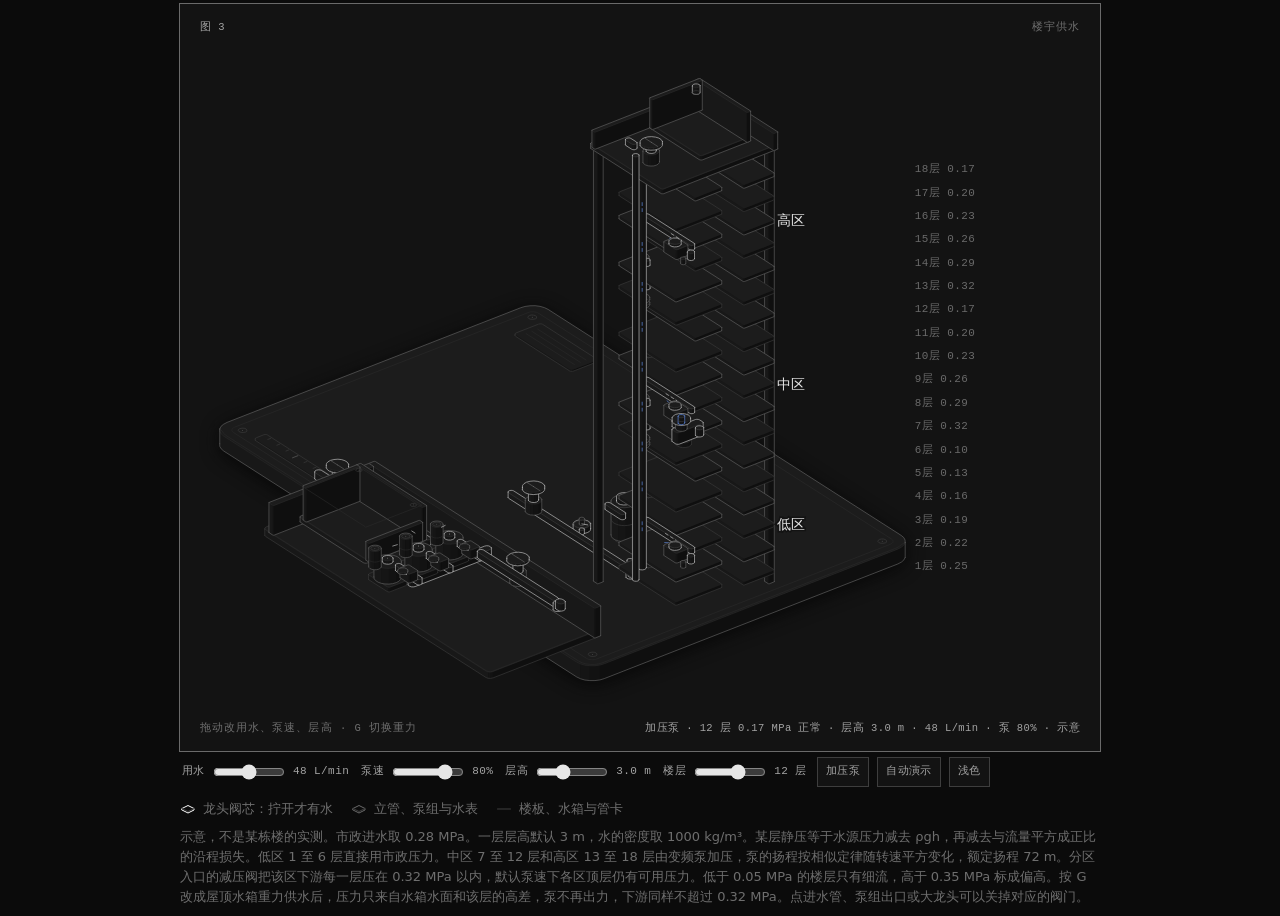
<file: figures/building-water-supply.html>
<!doctype html><html lang="zh-CN"><head><meta charset="utf-8"><meta name="viewport" content="width=device-width, initial-scale=1"><title>楼宇供水：水怎样从市政管到你家水龙头</title><style>
.iso{
  --anatomy-page:#0b0b0b;--anatomy-card:#131313;--anatomy-text:#a3a3a3;--anatomy-strong:#e6e6e6;--anatomy-muted:#6e6e6e;
  --anatomy-paper:#131313;--anatomy-face:#1b1b1b;--anatomy-top:#1c1c1c;
  --anatomy-shade-0:#0f0f0f;--anatomy-shade-1:#121212;--anatomy-shade-2:#151515;--anatomy-shade-3:#181818;
  --anatomy-lit-top:#262626;--anatomy-lit-shade:#1d1d1d;
  --anatomy-hi:#d4d4d4;--anatomy-mid:#6a6a6a;--anatomy-lo:#3e3e3e;--anatomy-faint:#2a2a2a;--anatomy-lit:#ffffff;
  --anatomy-halo:#050505;--anatomy-halo-opacity:.9;--anatomy-dot:#e6e6e6;
  --anatomy-red:#ff6b6b;--anatomy-green:#6be0a0;--anatomy-blue:#6b9bff;
  --anatomy-weight:.6px;--anatomy-ease:cubic-bezier(.32,.72,0,1);
  --anatomy-mono:ui-monospace,"SF Mono",Menlo,Consolas,monospace;
  --anatomy-lift:inset 0 1px 0 0 #ffffff0a,inset 0 0 0 1px #ffffff06,0 0 0 1px #00000026,0 1px 1px -.5px #00000014,0 3px 3px -1.5px #00000014,0 6px 6px -3px #00000014,0 12px 12px -6px #00000014;
}
.iso[data-theme="light"]{
  --anatomy-page:#f2f2ef;--anatomy-card:#fbfbfa;--anatomy-text:#57575a;--anatomy-strong:#18181a;--anatomy-muted:#8c8c90;
  --anatomy-paper:#fbfbfa;--anatomy-face:#ffffff;--anatomy-top:#ffffff;
  --anatomy-shade-0:#dcdcd9;--anatomy-shade-1:#e5e5e2;--anatomy-shade-2:#ededea;--anatomy-shade-3:#f4f4f1;
  --anatomy-lit-top:#ffffff;--anatomy-lit-shade:#eeeeeb;
  --anatomy-hi:#26262a;--anatomy-mid:#8a8a8f;--anatomy-lo:#b4b4b8;--anatomy-faint:#d4d4d6;--anatomy-lit:#000000;
  --anatomy-halo:#8a8a80;--anatomy-halo-opacity:.32;--anatomy-dot:#3a3a3e;
  --anatomy-red:#e5484d;--anatomy-green:#30a46c;--anatomy-blue:#3e63dd;
  --anatomy-lift:inset 0 1px 0 0 #ffffff,0 0 0 1px #0000000f,0 1px 1px -.5px #0000000a,0 3px 3px -1.5px #0000000a,0 6px 6px -3px #0000000a,0 12px 12px -6px #0000000a;
}
.iso-svg{display:block;width:100%;height:auto;overflow:visible}
.iso-svg path,.iso-svg circle{vector-effect:non-scaling-stroke}
.iso-fill{fill:var(--anatomy-paper);stroke:none}
.iso-solid[data-lit]>.iso-fill{fill:var(--anatomy-face)}
.iso-shade,.iso-top{stroke:none}
.iso-shade[data-shade="0"]{fill:var(--anatomy-shade-0)}
.iso-shade[data-shade="1"]{fill:var(--anatomy-shade-1)}
.iso-shade[data-shade="2"]{fill:var(--anatomy-shade-2)}
.iso-shade[data-shade="3"]{fill:var(--anatomy-shade-3)}
.iso-top{fill:var(--anatomy-top)}
.iso-solid[data-lit]>.iso-top{fill:var(--anatomy-lit-top)}
.iso-solid[data-lit]>.iso-shade{fill:var(--anatomy-lit-shade)}
.iso-solid[data-seamless]>.iso-shade,.iso-solid[data-seamless]>.iso-top{stroke-width:.4;stroke-linejoin:round}
.iso-solid[data-seamless]>.iso-shade[data-shade="0"]{stroke:var(--anatomy-shade-0)}
.iso-solid[data-seamless]>.iso-shade[data-shade="1"]{stroke:var(--anatomy-shade-1)}
.iso-solid[data-seamless]>.iso-shade[data-shade="2"]{stroke:var(--anatomy-shade-2)}
.iso-solid[data-seamless]>.iso-shade[data-shade="3"]{stroke:var(--anatomy-shade-3)}
.iso-solid[data-seamless]>.iso-top{stroke:var(--anatomy-top)}
.iso-solid[data-seamless][data-lit]>.iso-top{stroke:var(--anatomy-lit-top)}
.iso-solid[data-seamless][data-lit]>.iso-shade{stroke:var(--anatomy-lit-shade)}
.iso-solid[data-lit]>.iso-edge{stroke:var(--anatomy-lit)}
.iso-halo{fill:var(--anatomy-halo);stroke:none;filter:blur(9px);opacity:var(--anatomy-halo-opacity);transform:translateY(3px)}
.iso-line{fill:none;stroke:var(--anatomy-lo);stroke-width:var(--anatomy-weight);stroke-linecap:round;stroke-linejoin:round}
.iso-line[data-tone="hi"]{stroke:var(--anatomy-hi)}
.iso-line[data-tone="mid"]{stroke:var(--anatomy-mid)}
.iso-line[data-tone="lo"]{stroke:var(--anatomy-lo)}
.iso-line[data-tone="faint"]{stroke:var(--anatomy-faint)}
.iso-line[data-tone="lit"]{stroke:var(--anatomy-lit)}
.iso-line[data-tone="red"]{stroke:var(--anatomy-red)}
.iso-line[data-tone="green"]{stroke:var(--anatomy-green)}
.iso-line[data-tone="blue"]{stroke:var(--anatomy-blue)}
.iso-line[data-dotted]{stroke-dasharray:.01 3.5;stroke-width:1}
.iso-line[data-dashed]{stroke-dasharray:3 3}
.iso-line[data-flow]{stroke-dasharray:2 6}
.iso-wire-end{fill:var(--anatomy-paper);stroke:var(--anatomy-lo);stroke-width:var(--anatomy-weight)}
.iso-wire[data-tone="hi"] .iso-wire-end{stroke:var(--anatomy-hi)}
.iso-wire[data-tone="mid"] .iso-wire-end{stroke:var(--anatomy-mid)}
.iso-wire[data-tone="faint"] .iso-wire-end{stroke:var(--anatomy-faint)}
.iso-wire[data-tone="lit"] .iso-wire-end{stroke:var(--anatomy-lit)}
.iso-dots circle{fill:var(--anatomy-dot);stroke:none;opacity:.32}
.iso-dots[data-tone="hi"] circle{opacity:.85}
.iso-dots[data-tone="mid"] circle{opacity:.45}
.iso-dots[data-tone="lo"] circle{opacity:.22}
.iso-dots[data-tone="faint"] circle{opacity:.12}
.iso-face-text{fill:var(--anatomy-mid);font-family:var(--anatomy-mono);letter-spacing:.04em}
.iso-face-text[data-tone="hi"]{fill:var(--anatomy-hi)}
.iso-face-text[data-tone="lo"]{fill:var(--anatomy-lo)}
.iso-face-text[data-tone="faint"]{fill:var(--anatomy-faint)}
.tb-body{fill:var(--anatomy-shade-2);stroke:none}
.tb-shine{fill:var(--anatomy-top);stroke:none}
.tb-shade{fill:var(--anatomy-shade-0);stroke:none}
.tb-ring{fill:none;stroke:var(--anatomy-lo);stroke-width:.45;stroke-linecap:butt;stroke-linejoin:round}
.tb-ring[data-tone="mid"]{stroke:var(--anatomy-mid)}
.tb-ring[data-tone="faint"]{stroke:var(--anatomy-faint)}
.tb-ring[data-tone="hi"]{stroke:var(--anatomy-hi)}
@keyframes iso-flow{to{stroke-dashoffset:-32}}
@keyframes iso-pulse{0%,100%{opacity:.18}12%{opacity:1}40%{opacity:.18}}
.iso-line[data-flow]{animation:iso-flow 1600ms linear infinite}
.iso-dots circle[data-pulse]{animation:iso-pulse 1600ms steps(1,end) infinite;animation-delay:var(--pulse-at,0ms)}
.iso-figure{margin:32px 0 36px}
.iso-plate{position:relative;padding:52px 24px;border-radius:0;background:var(--anatomy-card);box-shadow:0 0 0 1px var(--anatomy-mid);--anatomy-paper:var(--anatomy-card)}
.iso-plate-corners{position:absolute;inset:18px 20px;pointer-events:none}
.iso-plate-corner{position:absolute;color:var(--anatomy-muted);font-family:var(--anatomy-mono);font-size:10.5px;line-height:1;letter-spacing:.04em;white-space:nowrap}
.iso-plate-corner[data-corner="fig"]{top:0;left:0;color:var(--anatomy-text)}
.iso-plate-corner[data-corner="title"]{top:0;right:0;text-transform:uppercase;letter-spacing:.1em}
.iso-plate-corner[data-corner="hint"]{bottom:0;left:0;text-transform:uppercase;letter-spacing:.1em}
.iso-plate-corner[data-corner="readout"]{right:0;bottom:0;color:var(--anatomy-text);font-variant-numeric:tabular-nums}
.iso-plate .iso-svg{margin:0 auto}
.iso-legend{display:grid;gap:8px;margin-top:12px;color:var(--anatomy-muted);font-size:13px;line-height:1.55}
.iso-keys{display:flex;flex-wrap:wrap;gap:6px 18px}
.iso-key{display:inline-flex;align-items:center;gap:7px}
.iso-swatch{width:16px;height:10px;flex:none;overflow:visible}
.iso-swatch path{fill:none;stroke:var(--anatomy-hi);stroke-width:1;vector-effect:non-scaling-stroke;stroke-linejoin:round;stroke-linecap:round}
.iso-swatch[data-mark="raised"] path,.iso-swatch[data-mark="flat"] path{stroke:var(--anatomy-mid)}
.iso-swatch[data-mark="lit"] path{stroke:var(--anatomy-lit)}
.iso-swatch[data-mark="dim"] path{stroke:var(--anatomy-lo)}
.iso-swatch[data-mark="dotted"] path{stroke-dasharray:.01 3;stroke-width:1.4}
.iso-swatch[data-mark="dashed"] path{stroke-dasharray:3 2.5}
.iso-swatch[data-mark="red"] path{stroke:var(--anatomy-red)}
.iso-swatch[data-mark="green"] path{stroke:var(--anatomy-green)}
.iso-swatch[data-mark="blue"] path{stroke:var(--anatomy-blue)}
.iso-swatch-crease{stroke:var(--anatomy-lo)!important}
@media (max-width:560px){.iso-plate{padding:48px 12px 70px}.iso-plate-corner[data-corner="hint"]{bottom:18px}}
@media (prefers-reduced-motion:reduce){.iso-line[data-flow],.iso-dots circle[data-pulse]{animation:none}}

*{box-sizing:border-box}
html{color-scheme:dark}
body[data-theme="light"]{color-scheme:light}
body{margin:0;background:var(--anatomy-page);color:var(--anatomy-text);font:14px/1.6 ui-sans-serif,system-ui,-apple-system,"Segoe UI",sans-serif;-webkit-font-smoothing:antialiased}
.iso-page{width:min(920px,100% - 32px);margin:64px auto 96px}

.iso-page{width:min(920px,calc(100% - 12px));margin:4px auto 8px}
.iso-figure{margin:0}
.iso-plate{padding:26px 12px 22px}
.bw-stage{touch-action:none;user-select:none;-webkit-user-select:none;outline:none;cursor:crosshair}
.bw-stage:focus-visible{outline:1px solid var(--anatomy-muted);outline-offset:6px}
.bw-stage [data-act]{cursor:pointer}
.bw-tools{display:flex;flex-wrap:wrap;gap:4px 8px;align-items:center;margin-top:6px}
.bw-tools button,.bw-field{font:inherit;font-family:var(--anatomy-mono);font-size:11px;letter-spacing:.04em;color:var(--anatomy-text)}
.bw-tools button{padding:5px 8px;background:var(--anatomy-card);border:1px solid var(--anatomy-lo);border-radius:0;cursor:pointer}
.bw-tools button:hover{border-color:var(--anatomy-mid);color:var(--anatomy-strong)}
.bw-tools button:focus-visible,.bw-field input:focus-visible{outline:1px solid var(--anatomy-muted);outline-offset:3px}
.bw-tools button[aria-pressed="true"]{border-color:var(--anatomy-hi);color:var(--anatomy-strong)}
.bw-field{display:flex;align-items:center;gap:6px;padding:4px 2px}
.bw-field input{accent-color:var(--anatomy-strong);width:72px}
.bw-stage .iso-line[data-tone="lit"]{stroke:var(--anatomy-blue)}
.iso-face-text.zone-tag{fill:var(--anatomy-strong);font-size:13px;stroke:var(--anatomy-card);stroke-width:3px;paint-order:stroke}
@media (max-width:560px){.bw-stage .iso-svg{width:118%;margin-left:-9%}}
</style></head><body class="iso" data-theme="dark"><main class="iso-page"><figure class="iso-figure"><div class="iso-plate"><div class="iso-plate-corners" aria-hidden="true"><span class="iso-plate-corner" data-corner="fig">图 3</span><span class="iso-plate-corner" data-corner="title">楼宇供水</span><span class="iso-plate-corner" data-corner="hint">拖动改用水、泵速、层高 · G 切换重力</span><span class="iso-plate-corner" data-corner="readout" data-readout>加压泵 · 12 层 0.17 MPa 正常 · 层高 3.0 m · 48 L/min · 泵 80% · 示意</span></div><div class="iso-stage bw-stage" tabindex="0" role="group" aria-label="楼宇供水。拖动调节用水量、泵速和层高。G 切换加压与重力。方向键调节流量和泵速。"><svg xmlns="http://www.w3.org/2000/svg" class="iso-svg" viewBox="0 0 820 640" role="img" aria-label="一栋住宅楼的给水被切开摆在地面上。市政管从左侧进入地下水箱，泵组把水送上立管，屋顶水箱可以改成靠重力往下供。"><g id="slab"><path class="iso-halo" d="M25.3 366.8L25.4 365.1L26.1 363.4L27.6 361.8L29.6 360.3L32.1 359.1L300.8 254.2L303.7 253.2L307 252.6L310.5 252.3L314 252.3L317.4 252.7L320.6 253.4L323.5 254.5L325.9 255.7L649 462.5L650.9 464L652.2 465.6L652.8 467.3L652.8 480.9L652.7 482.7L651.9 484.4L650.5 486L648.5 487.5L645.9 488.7L377.3 593.6L374.3 594.6L371.1 595.2L367.6 595.5L364.1 595.4L360.6 595.1L357.4 594.3L354.6 593.3L352.1 592.1L29 385.3L27.2 383.8L25.9 382.2L25.3 380.4Z"/><g class="iso-solid"><path class="iso-fill" d="M297.1 290.2L298.6 288.1L301.5 286.3L305.6 285.3L310.1 285.1L314.4 285.9L317.9 287.3L319.9 289.4L320.3 291.6L320.3 294.4L318.9 296.5L315.9 298.2L311.8 299.3L307.3 299.4L303 298.7L299.5 297.2L297.5 295.2L297.1 292.9Z"/><path class="iso-shade" data-shade="0" d="M320.3 294.4L318.9 296.5L318.9 293.8L320.3 291.6ZM318.9 296.5L315.9 298.2L315.9 295.5L318.9 293.8Z"/><path class="iso-shade" data-shade="1" d="M315.9 298.2L311.8 299.3L311.8 296.6L315.9 295.5ZM311.8 299.3L307.3 299.4L307.3 296.7L311.8 296.6Z"/><path class="iso-shade" data-shade="2" d="M307.3 299.4L303 298.7L303 296L307.3 296.7Z"/><path class="iso-shade" data-shade="3" d="M303 298.7L299.5 297.2L299.5 294.5L303 296ZM299.5 297.2L297.5 295.2L297.5 292.5L299.5 294.5ZM297.5 295.2L297.1 292.9L297.1 290.2L297.5 292.5Z"/><path class="iso-top" d="M315.9 295.5L311.8 296.6L307.3 296.7L303 296L299.5 294.5L297.5 292.5L297.1 290.2L298.6 288.1L301.5 286.3L305.6 285.3L310.1 285.1L314.4 285.9L317.9 287.3L319.9 289.4L320.3 291.6L318.9 293.8Z"/><path class="iso-line iso-crease" data-tone="faint" d="M320.3 291.6L318.9 293.8L315.9 295.5L311.8 296.6L307.3 296.7L303 296L299.5 294.5L297.5 292.5L297.1 290.2"/><path class="iso-line iso-edge" data-tone="lo" d="M297.1 290.2L298.6 288.1L301.5 286.3L305.6 285.3L310.1 285.1L314.4 285.9L317.9 287.3L319.9 289.4L320.3 291.6M320.3 294.4L318.9 296.5L315.9 298.2L311.8 299.3L307.3 299.4L303 298.7L299.5 297.2L297.5 295.2L297.1 292.9M297.1 290.2L297.1 292.9M320.3 291.6L320.3 294.4"/></g><g class="iso-solid"><path class="iso-fill" d="M300.2 280.7L301.3 279.1L303.5 277.9L306.4 277.1L309.7 277L312.9 277.5L315.4 278.6L316.9 280.1L317.2 281.7L317.2 291.5L316.1 293L314 294.3L311 295L307.7 295.2L304.5 294.6L302 293.6L300.5 292.1L300.2 290.4Z"/><path class="iso-shade" data-shade="0" d="M317.2 291.5L316.1 293L316.1 283.3L317.2 281.7ZM316.1 293L314 294.3L314 284.6L316.1 283.3Z"/><path class="iso-shade" data-shade="1" d="M314 294.3L311 295L311 285.3L314 284.6ZM311 295L307.7 295.2L307.7 285.5L311 285.3Z"/><path class="iso-shade" data-shade="2" d="M307.7 295.2L304.5 294.6L304.5 284.9L307.7 285.5Z"/><path class="iso-shade" data-shade="3" d="M304.5 294.6L302 293.6L302 283.8L304.5 284.9ZM302 293.6L300.5 292.1L300.5 282.4L302 283.8ZM300.5 292.1L300.2 290.4L300.2 280.7L300.5 282.4Z"/><path class="iso-top" d="M314 284.6L311 285.3L307.7 285.5L304.5 284.9L302 283.8L300.5 282.4L300.2 280.7L301.3 279.1L303.5 277.9L306.4 277.1L309.7 277L312.9 277.5L315.4 278.6L316.9 280.1L317.2 281.7L316.1 283.3Z"/><path class="iso-line iso-crease" data-tone="faint" d="M317.2 281.7L316.1 283.3L314 284.6L311 285.3L307.7 285.5L304.5 284.9L302 283.8L300.5 282.4L300.2 280.7"/><path class="iso-line iso-edge" data-tone="mid" d="M300.2 280.7L301.3 279.1L303.5 277.9L306.4 277.1L309.7 277L312.9 277.5L315.4 278.6L316.9 280.1L317.2 281.7M317.2 291.5L316.1 293L314 294.3L311 295L307.7 295.2L304.5 294.6L302 293.6L300.5 292.1L300.2 290.4M300.2 280.7L300.2 290.4M317.2 281.7L317.2 291.5"/></g><g class="iso-solid"><path class="iso-fill" d="M56.8 384.1L58.2 381.9L61.2 380.2L65.3 379.2L69.8 379L74.1 379.7L77.6 381.2L79.6 383.3L79.9 385.5L79.9 388.2L78.5 390.4L75.5 392.1L71.5 393.2L66.9 393.3L62.6 392.6L59.2 391.1L57.1 389.1L56.8 386.8Z"/><path class="iso-shade" data-shade="0" d="M79.9 388.2L78.5 390.4L78.5 387.7L79.9 385.5ZM78.5 390.4L75.5 392.1L75.5 389.4L78.5 387.7Z"/><path class="iso-shade" data-shade="1" d="M75.5 392.1L71.5 393.2L71.5 390.4L75.5 389.4ZM71.5 393.2L66.9 393.3L66.9 390.6L71.5 390.4Z"/><path class="iso-shade" data-shade="2" d="M66.9 393.3L62.6 392.6L62.6 389.9L66.9 390.6Z"/><path class="iso-shade" data-shade="3" d="M62.6 392.6L59.2 391.1L59.2 388.4L62.6 389.9ZM59.2 391.1L57.1 389.1L57.1 386.4L59.2 388.4ZM57.1 389.1L56.8 386.8L56.8 384.1L57.1 386.4Z"/><path class="iso-top" d="M75.5 389.4L71.5 390.4L66.9 390.6L62.6 389.9L59.2 388.4L57.1 386.4L56.8 384.1L58.2 381.9L61.2 380.2L65.3 379.2L69.8 379L74.1 379.7L77.6 381.2L79.6 383.3L79.9 385.5L78.5 387.7Z"/><path class="iso-line iso-crease" data-tone="faint" d="M79.9 385.5L78.5 387.7L75.5 389.4L71.5 390.4L66.9 390.6L62.6 389.9L59.2 388.4L57.1 386.4L56.8 384.1"/><path class="iso-line iso-edge" data-tone="lo" d="M56.8 384.1L58.2 381.9L61.2 380.2L65.3 379.2L69.8 379L74.1 379.7L77.6 381.2L79.6 383.3L79.9 385.5M79.9 388.2L78.5 390.4L75.5 392.1L71.5 393.2L66.9 393.3L62.6 392.6L59.2 391.1L57.1 389.1L56.8 386.8M56.8 384.1L56.8 386.8M79.9 385.5L79.9 388.2"/></g><g class="iso-solid"><path class="iso-fill" d="M59.9 374.6L60.9 373L63.1 371.8L66.1 371L69.4 370.9L72.6 371.4L75.1 372.5L76.6 374L76.8 375.6L76.8 385.3L75.8 386.9L73.6 388.2L70.6 388.9L67.3 389L64.2 388.5L61.7 387.4L60.2 386L59.9 384.3Z"/><path class="iso-shade" data-shade="0" d="M76.8 385.3L75.8 386.9L75.8 377.2L76.8 375.6ZM75.8 386.9L73.6 388.2L73.6 378.5L75.8 377.2Z"/><path class="iso-shade" data-shade="1" d="M73.6 388.2L70.6 388.9L70.6 379.2L73.6 378.5ZM70.6 388.9L67.3 389L67.3 379.3L70.6 379.2Z"/><path class="iso-shade" data-shade="2" d="M67.3 389L64.2 388.5L64.2 378.8L67.3 379.3Z"/><path class="iso-shade" data-shade="3" d="M64.2 388.5L61.7 387.4L61.7 377.7L64.2 378.8ZM61.7 387.4L60.2 386L60.2 376.2L61.7 377.7ZM60.2 386L59.9 384.3L59.9 374.6L60.2 376.2Z"/><path class="iso-top" d="M73.6 378.5L70.6 379.2L67.3 379.3L64.2 378.8L61.7 377.7L60.2 376.2L59.9 374.6L60.9 373L63.1 371.8L66.1 371L69.4 370.9L72.6 371.4L75.1 372.5L76.6 374L76.8 375.6L75.8 377.2Z"/><path class="iso-line iso-crease" data-tone="faint" d="M76.8 375.6L75.8 377.2L73.6 378.5L70.6 379.2L67.3 379.3L64.2 378.8L61.7 377.7L60.2 376.2L59.9 374.6"/><path class="iso-line iso-edge" data-tone="mid" d="M59.9 374.6L60.9 373L63.1 371.8L66.1 371L69.4 370.9L72.6 371.4L75.1 372.5L76.6 374L76.8 375.6M76.8 385.3L75.8 386.9L73.6 388.2L70.6 388.9L67.3 389L64.2 388.5L61.7 387.4L60.2 386L59.9 384.3M59.9 374.6L59.9 384.3M76.8 375.6L76.8 385.3"/></g><g class="iso-solid"><path class="iso-fill" d="M598.1 482.8L599.5 480.7L602.5 479L606.6 477.9L611.1 477.8L615.4 478.5L618.9 480L620.9 482L621.3 484.3L621.3 487L619.8 489.1L616.9 490.9L612.8 491.9L608.3 492.1L604 491.4L600.5 489.9L598.5 487.8L598.1 485.6Z"/><path class="iso-shade" data-shade="0" d="M621.3 487L619.8 489.1L619.8 486.4L621.3 484.3ZM619.8 489.1L616.9 490.9L616.9 488.2L619.8 486.4Z"/><path class="iso-shade" data-shade="1" d="M616.9 490.9L612.8 491.9L612.8 489.2L616.9 488.2ZM612.8 491.9L608.3 492.1L608.3 489.3L612.8 489.2Z"/><path class="iso-shade" data-shade="2" d="M608.3 492.1L604 491.4L604 488.6L608.3 489.3Z"/><path class="iso-shade" data-shade="3" d="M604 491.4L600.5 489.9L600.5 487.1L604 488.6ZM600.5 489.9L598.5 487.8L598.5 485.1L600.5 487.1ZM598.5 487.8L598.1 485.6L598.1 482.8L598.5 485.1Z"/><path class="iso-top" d="M616.9 488.2L612.8 489.2L608.3 489.3L604 488.6L600.5 487.1L598.5 485.1L598.1 482.8L599.5 480.7L602.5 479L606.6 477.9L611.1 477.8L615.4 478.5L618.9 480L620.9 482L621.3 484.3L619.8 486.4Z"/><path class="iso-line iso-crease" data-tone="faint" d="M621.3 484.3L619.8 486.4L616.9 488.2L612.8 489.2L608.3 489.3L604 488.6L600.5 487.1L598.5 485.1L598.1 482.8"/><path class="iso-line iso-edge" data-tone="lo" d="M598.1 482.8L599.5 480.7L602.5 479L606.6 477.9L611.1 477.8L615.4 478.5L618.9 480L620.9 482L621.3 484.3M621.3 487L619.8 489.1L616.9 490.9L612.8 491.9L608.3 492.1L604 491.4L600.5 489.9L598.5 487.8L598.1 485.6M598.1 482.8L598.1 485.6M621.3 484.3L621.3 487"/></g><g class="iso-solid"><path class="iso-fill" d="M601.2 473.3L602.3 471.7L604.5 470.5L607.4 469.7L610.7 469.6L613.9 470.1L616.4 471.2L617.9 472.7L618.2 474.4L618.2 484.1L617.1 485.7L614.9 486.9L612 487.7L608.7 487.8L605.5 487.3L603 486.2L601.5 484.7L601.2 483Z"/><path class="iso-shade" data-shade="0" d="M618.2 484.1L617.1 485.7L617.1 475.9L618.2 474.4ZM617.1 485.7L614.9 486.9L614.9 477.2L617.1 475.9Z"/><path class="iso-shade" data-shade="1" d="M614.9 486.9L612 487.7L612 478L614.9 477.2ZM612 487.7L608.7 487.8L608.7 478.1L612 478Z"/><path class="iso-shade" data-shade="2" d="M608.7 487.8L605.5 487.3L605.5 477.6L608.7 478.1Z"/><path class="iso-shade" data-shade="3" d="M605.5 487.3L603 486.2L603 476.5L605.5 477.6ZM603 486.2L601.5 484.7L601.5 475L603 476.5ZM601.5 484.7L601.2 483L601.2 473.3L601.5 475Z"/><path class="iso-top" d="M614.9 477.2L612 478L608.7 478.1L605.5 477.6L603 476.5L601.5 475L601.2 473.3L602.3 471.7L604.5 470.5L607.4 469.7L610.7 469.6L613.9 470.1L616.4 471.2L617.9 472.7L618.2 474.4L617.1 475.9Z"/><path class="iso-line iso-crease" data-tone="faint" d="M618.2 474.4L617.1 475.9L614.9 477.2L612 478L608.7 478.1L605.5 477.6L603 476.5L601.5 475L601.2 473.3"/><path class="iso-line iso-edge" data-tone="mid" d="M601.2 473.3L602.3 471.7L604.5 470.5L607.4 469.7L610.7 469.6L613.9 470.1L616.4 471.2L617.9 472.7L618.2 474.4M618.2 484.1L617.1 485.7L614.9 486.9L612 487.7L608.7 487.8L605.5 487.3L603 486.2L601.5 484.7L601.2 483M601.2 473.3L601.2 483M618.2 474.4L618.2 484.1"/></g><g class="iso-solid"><path class="iso-fill" d="M357.8 576.7L359.2 574.6L362.2 572.9L366.2 571.8L370.8 571.7L375.1 572.4L378.5 573.9L380.6 575.9L380.9 578.2L380.9 580.9L379.5 583L376.5 584.8L372.5 585.8L367.9 586L363.6 585.2L360.2 583.8L358.1 581.7L357.8 579.5Z"/><path class="iso-shade" data-shade="0" d="M380.9 580.9L379.5 583L379.5 580.3L380.9 578.2ZM379.5 583L376.5 584.8L376.5 582L379.5 580.3Z"/><path class="iso-shade" data-shade="1" d="M376.5 584.8L372.5 585.8L372.5 583.1L376.5 582ZM372.5 585.8L367.9 586L367.9 583.2L372.5 583.1Z"/><path class="iso-shade" data-shade="2" d="M367.9 586L363.6 585.2L363.6 582.5L367.9 583.2Z"/><path class="iso-shade" data-shade="3" d="M363.6 585.2L360.2 583.8L360.2 581L363.6 582.5ZM360.2 583.8L358.1 581.7L358.1 579L360.2 581ZM358.1 581.7L357.8 579.5L357.8 576.7L358.1 579Z"/><path class="iso-top" d="M376.5 582L372.5 583.1L367.9 583.2L363.6 582.5L360.2 581L358.1 579L357.8 576.7L359.2 574.6L362.2 572.9L366.2 571.8L370.8 571.7L375.1 572.4L378.5 573.9L380.6 575.9L380.9 578.2L379.5 580.3Z"/><path class="iso-line iso-crease" data-tone="faint" d="M380.9 578.2L379.5 580.3L376.5 582L372.5 583.1L367.9 583.2L363.6 582.5L360.2 581L358.1 579L357.8 576.7"/><path class="iso-line iso-edge" data-tone="lo" d="M357.8 576.7L359.2 574.6L362.2 572.9L366.2 571.8L370.8 571.7L375.1 572.4L378.5 573.9L380.6 575.9L380.9 578.2M380.9 580.9L379.5 583L376.5 584.8L372.5 585.8L367.9 586L363.6 585.2L360.2 583.8L358.1 581.7L357.8 579.5M357.8 576.7L357.8 579.5M380.9 578.2L380.9 580.9"/></g><g class="iso-solid"><path class="iso-fill" d="M360.9 567.2L361.9 565.6L364.1 564.4L367.1 563.6L370.4 563.5L373.6 564L376.1 565.1L377.6 566.6L377.8 568.3L377.8 578L376.8 579.5L374.6 580.8L371.6 581.6L368.3 581.7L365.2 581.2L362.6 580.1L361.1 578.6L360.9 576.9Z"/><path class="iso-shade" data-shade="0" d="M377.8 578L376.8 579.5L376.8 569.8L377.8 568.3ZM376.8 579.5L374.6 580.8L374.6 571.1L376.8 569.8Z"/><path class="iso-shade" data-shade="1" d="M374.6 580.8L371.6 581.6L371.6 571.8L374.6 571.1ZM371.6 581.6L368.3 581.7L368.3 572L371.6 571.8Z"/><path class="iso-shade" data-shade="2" d="M368.3 581.7L365.2 581.2L365.2 571.4L368.3 572Z"/><path class="iso-shade" data-shade="3" d="M365.2 581.2L362.6 580.1L362.6 570.4L365.2 571.4ZM362.6 580.1L361.1 578.6L361.1 568.9L362.6 570.4ZM361.1 578.6L360.9 576.9L360.9 567.2L361.1 568.9Z"/><path class="iso-top" d="M374.6 571.1L371.6 571.8L368.3 572L365.2 571.4L362.6 570.4L361.1 568.9L360.9 567.2L361.9 565.6L364.1 564.4L367.1 563.6L370.4 563.5L373.6 564L376.1 565.1L377.6 566.6L377.8 568.3L376.8 569.8Z"/><path class="iso-line iso-crease" data-tone="faint" d="M377.8 568.3L376.8 569.8L374.6 571.1L371.6 571.8L368.3 572L365.2 571.4L362.6 570.4L361.1 568.9L360.9 567.2"/><path class="iso-line iso-edge" data-tone="mid" d="M360.9 567.2L361.9 565.6L364.1 564.4L367.1 563.6L370.4 563.5L373.6 564L376.1 565.1L377.6 566.6L377.8 568.3M377.8 578L376.8 579.5L374.6 580.8L371.6 581.6L368.3 581.7L365.2 581.2L362.6 580.1L361.1 578.6L360.9 576.9M360.9 567.2L360.9 576.9M377.8 568.3L377.8 578"/></g><g class="iso-solid"><path class="iso-fill" d="M25.4 365.1L26.5 362.8L28.9 360.8L32.1 359.1L300.8 254.2L304.8 253L309.3 252.4L314 252.3L318.5 252.9L322.6 254.1L325.9 255.7L649 462.5L651.4 464.5L652.6 466.8L652.7 469.1L652.7 482.7L651.5 485L649.2 487L645.9 488.7L377.3 593.6L373.3 594.8L368.8 595.4L364.1 595.4L359.5 594.9L355.5 593.7L352.1 592.1L29 385.3L26.7 383.3L25.4 381L25.4 378.7Z"/><path class="iso-shade" data-shade="0" d="M652.7 482.7L651.5 485L651.5 471.4L652.7 469.1ZM651.5 485L649.2 487L649.2 473.4L651.5 471.4ZM649.2 487L645.9 488.7L645.9 475.1L649.2 473.4ZM645.9 488.7L377.3 593.6L377.3 580L645.9 475.1ZM377.3 593.6L373.3 594.8L373.3 581.2L377.3 580Z"/><path class="iso-shade" data-shade="1" d="M373.3 594.8L368.8 595.4L368.8 581.8L373.3 581.2ZM368.8 595.4L364.1 595.4L364.1 581.8L368.8 581.8Z"/><path class="iso-shade" data-shade="2" d="M364.1 595.4L359.5 594.9L359.5 581.3L364.1 581.8ZM359.5 594.9L355.5 593.7L355.5 580.1L359.5 581.3Z"/><path class="iso-shade" data-shade="3" d="M355.5 593.7L352.1 592.1L352.1 578.5L355.5 580.1ZM352.1 592.1L29 385.3L29 371.7L352.1 578.5ZM29 385.3L26.7 383.3L26.7 369.7L29 371.7ZM26.7 383.3L25.4 381L25.4 367.4L26.7 369.7ZM25.4 381L25.4 378.7L25.4 365.1L25.4 367.4Z"/><path class="iso-top" d="M649 462.5L651.4 464.5L652.6 466.8L652.7 469.1L651.5 471.4L649.2 473.4L645.9 475.1L377.3 580L373.3 581.2L368.8 581.8L364.1 581.8L359.5 581.3L355.5 580.1L352.1 578.5L29 371.7L26.7 369.7L25.4 367.4L25.4 365.1L26.5 362.8L28.9 360.8L32.1 359.1L300.8 254.2L304.8 253L309.3 252.4L314 252.3L318.5 252.9L322.6 254.1L325.9 255.7Z"/><path class="iso-line iso-crease" data-tone="faint" d="M652.7 469.1L651.5 471.4L649.2 473.4L645.9 475.1L377.3 580L373.3 581.2L368.8 581.8L364.1 581.8L359.5 581.3L355.5 580.1L352.1 578.5L29 371.7L26.7 369.7L25.4 367.4L25.4 365.1"/><path class="iso-line iso-bevel" data-tone="faint" d="M652.7 469.1L649.2 470.9L647.2 472.7L644.3 474.2L375.9 579L372.3 580.1L368.4 580.6L364.4 580.6L360.5 580.1L357 579.1L354 577.6L31.1 371L28.9 369.2L27.9 367.3L25.4 365.1"/><path class="iso-line iso-edge" data-tone="mid" d="M25.4 365.1L26.5 362.8L28.9 360.8L32.1 359.1L300.8 254.2L304.8 253L309.3 252.4L314 252.3L318.5 252.9L322.6 254.1L325.9 255.7L649 462.5L651.4 464.5L652.6 466.8L652.7 469.1M652.7 482.7L651.5 485L649.2 487L645.9 488.7L377.3 593.6L373.3 594.8L368.8 595.4L364.1 595.4L359.5 594.9L355.5 593.7L352.1 592.1L29 385.3L26.7 383.3L25.4 381L25.4 378.7M652.7 469.1L652.7 482.7M25.4 365.1L25.4 378.7"/></g><path class="iso-line" data-tone="faint" d="M640.2 465.9L640.9 466.5L641.4 467.1L641.6 467.8L641.6 468.4L641.3 469.1L640.7 469.7L640 470.2L639 470.7L370.4 575.6L369.3 576L368.1 576.2L366.8 576.3L365.4 576.3L364.2 576.1L363 575.9L361.9 575.5L361 575L37.9 368.3L37.2 367.7L36.7 367.1L36.5 366.4L36.5 365.8L36.8 365.1L37.3 364.5L38.1 364L39 363.5L307.7 258.6L308.8 258.2L310 258L311.3 257.9L312.6 257.9L313.9 258.1L315.1 258.3L316.2 258.7L317.1 259.2Z"/><path class="iso-line" data-tone="lo" d="M313.9 264.4L312 264.8L309.9 264.7L308.2 264.1L307.4 263.1L307.7 262.1L308.9 261.2L310.9 260.8L312.9 261L314.6 261.6L315.4 262.5L315.2 263.6ZM634.2 469.4L632.3 469.8L630.2 469.7L628.6 469.1L627.7 468.1L628 467.1L629.2 466.2L631.2 465.8L633.2 465.9L634.9 466.6L635.7 467.5L635.5 468.6ZM48.8 368L46.9 368.4L44.8 368.2L43.2 367.6L42.3 366.7L42.6 365.6L43.8 364.8L45.8 364.4L47.8 364.5L49.5 365.1L50.3 366.1L50.1 367.1ZM369.1 573L367.2 573.4L365.1 573.2L363.5 572.6L362.7 571.7L362.9 570.6L364.2 569.8L366.1 569.4L368.2 569.5L369.8 570.1L370.7 571.1L370.4 572.1Z"/><g class="iso-dots" data-tone="mid"><circle cx="311.4" cy="262.8" r="0.4"/><circle cx="631.7" cy="467.8" r="0.4"/><circle cx="46.3" cy="366.4" r="0.4"/><circle cx="366.7" cy="571.4" r="0.4"/></g><g class="iso-solid"><path class="iso-fill" d="M57.9 374.2L58.1 373.6L58.8 373.2L65.8 370.4L66.9 370.2L68 370.2L69 370.6L162.9 430.7L163.3 431.2L163.3 432.4L163.2 433L162.5 433.4L155.4 436.2L154.3 436.4L153.2 436.3L152.3 436L58.4 375.9L57.9 375.4Z"/><path class="iso-shade" data-shade="0" d="M163.3 432.4L163.2 433L163.2 431.8L163.3 431.2ZM163.2 433L162.5 433.4L162.5 432.3L163.2 431.8ZM162.5 433.4L155.4 436.2L155.4 435L162.5 432.3Z"/><path class="iso-shade" data-shade="1" d="M155.4 436.2L154.3 436.4L154.3 435.2L155.4 435Z"/><path class="iso-shade" data-shade="2" d="M154.3 436.4L153.2 436.3L153.2 435.2L154.3 435.2Z"/><path class="iso-shade" data-shade="3" d="M153.2 436.3L152.3 436L152.3 434.8L153.2 435.2ZM152.3 436L58.4 375.9L58.4 374.7L152.3 434.8ZM58.4 375.9L57.9 375.4L57.9 374.2L58.4 374.7Z"/><path class="iso-top" d="M162.9 430.7L163.3 431.2L163.2 431.8L162.5 432.3L155.4 435L154.3 435.2L153.2 435.2L152.3 434.8L58.4 374.7L57.9 374.2L58.1 373.6L58.8 373.2L65.8 370.4L66.9 370.2L68 370.2L69 370.6Z"/><path class="iso-line iso-edge" data-tone="lo" d="M57.9 374.2L58.1 373.6L58.8 373.2L65.8 370.4L66.9 370.2L68 370.2L69 370.6L162.9 430.7L163.3 431.2M163.3 432.4L163.2 433L162.5 433.4L155.4 436.2L154.3 436.4L153.2 436.3L152.3 436L58.4 375.9L57.9 375.4M163.3 431.2L163.3 432.4M57.9 374.2L57.9 375.4"/></g><path class="iso-line" data-tone="lo" d="M72.1 373.7L69.4 374.7M80.3 379L77.7 380M88.6 384.3L86 385.3M105.2 394.9L102.5 395.9M113.5 400.2L110.8 401.2M121.8 405.5L119.1 406.5M130 410.8L127.4 411.8M146.6 421.4L144 422.4M154.9 426.7L152.2 427.7"/><path class="iso-line" data-tone="mid" d="M96.9 389.6L92 391.5M138.3 416.1L133.4 418"/><g class="iso-solid"><path class="iso-fill" d="M295.7 278.4L295.9 277.7L296.7 277.2L317.2 269.2L318.5 268.9L319.9 269L321 269.4L370.1 300.9L370.7 301.5L370.7 302.9L370.5 303.5L369.7 304.1L349.2 312.1L347.9 312.4L346.5 312.3L345.4 311.9L296.2 280.4L295.7 279.8Z"/><path class="iso-shade" data-shade="0" d="M370.7 302.9L370.5 303.5L370.5 302.2L370.7 301.5ZM370.5 303.5L369.7 304.1L369.7 302.7L370.5 302.2ZM369.7 304.1L349.2 312.1L349.2 310.8L369.7 302.7Z"/><path class="iso-shade" data-shade="1" d="M349.2 312.1L347.9 312.4L347.9 311L349.2 310.8Z"/><path class="iso-shade" data-shade="2" d="M347.9 312.4L346.5 312.3L346.5 310.9L347.9 311Z"/><path class="iso-shade" data-shade="3" d="M346.5 312.3L345.4 311.9L345.4 310.5L346.5 310.9ZM345.4 311.9L296.2 280.4L296.2 279.1L345.4 310.5ZM296.2 280.4L295.7 279.8L295.7 278.4L296.2 279.1Z"/><path class="iso-top" d="M370.1 300.9L370.7 301.5L370.5 302.2L369.7 302.7L349.2 310.8L347.9 311L346.5 310.9L345.4 310.5L296.2 279.1L295.7 278.4L295.9 277.7L296.7 277.2L317.2 269.2L318.5 268.9L319.9 269L321 269.4Z"/><path class="iso-line iso-edge" data-tone="lo" d="M295.7 278.4L295.9 277.7L296.7 277.2L317.2 269.2L318.5 268.9L319.9 269L321 269.4L370.1 300.9L370.7 301.5M370.7 302.9L370.5 303.5L369.7 304.1L349.2 312.1L347.9 312.4L346.5 312.3L345.4 311.9L296.2 280.4L295.7 279.8M370.7 301.5L370.7 302.9M295.7 278.4L295.7 279.8"/></g><path class="iso-line" data-tone="faint" data-free="" d="M316.4 273.8L360.6 302"/><path class="iso-line" data-tone="faint" data-free="" d="M311.1 275.8L355.3 304.1"/><path class="iso-line" data-tone="faint" data-free="" d="M305.8 277.9L350 306.2"/></g><g id="pit"><g class="iso-solid"><path class="iso-fill" d="M66.6 456.7L66.9 455.5L68.3 454.6L163.7 417.3L165.8 416.9L168.1 417L170 417.7L371.6 546.7L372.5 547.8L372.5 553.6L372.2 554.8L370.8 555.7L275.4 593L273.2 593.4L270.9 593.3L269.1 592.6L67.5 463.6L66.6 462.5Z"/><path class="iso-shade" data-shade="0" d="M372.5 553.6L372.2 554.8L372.2 548.9L372.5 547.8ZM372.2 554.8L370.8 555.7L370.8 549.9L372.2 548.9ZM370.8 555.7L275.4 593L275.4 587.1L370.8 549.9Z"/><path class="iso-shade" data-shade="1" d="M275.4 593L273.2 593.4L273.2 587.6L275.4 587.1Z"/><path class="iso-shade" data-shade="2" d="M273.2 593.4L270.9 593.3L270.9 587.4L273.2 587.6Z"/><path class="iso-shade" data-shade="3" d="M270.9 593.3L269.1 592.6L269.1 586.7L270.9 587.4ZM269.1 592.6L67.5 463.6L67.5 457.7L269.1 586.7ZM67.5 463.6L66.6 462.5L66.6 456.7L67.5 457.7Z"/><path class="iso-top" d="M371.6 546.7L372.5 547.8L372.2 548.9L370.8 549.9L275.4 587.1L273.2 587.6L270.9 587.4L269.1 586.7L67.5 457.7L66.6 456.7L66.9 455.5L68.3 454.6L163.7 417.3L165.8 416.9L168.1 417L170 417.7Z"/><path class="iso-line iso-crease" data-tone="faint" d="M372.5 547.8L372.2 548.9L370.8 549.9L275.4 587.1L273.2 587.6L270.9 587.4L269.1 586.7L67.5 457.7L66.6 456.7"/><path class="iso-line iso-bevel" data-tone="faint" d="M372.5 547.8L371.6 548.8L370.3 549.6L275 586.8L273.1 587.3L271.2 587.1L269.5 586.5L68.1 457.6L66.6 456.7"/><path class="iso-line iso-edge" data-tone="lo" d="M66.6 456.7L66.9 455.5L68.3 454.6L163.7 417.3L165.8 416.9L168.1 417L170 417.7L371.6 546.7L372.5 547.8M372.5 553.6L372.2 554.8L370.8 555.7L275.4 593L273.2 593.4L270.9 593.3L269.1 592.6L67.5 463.6L66.6 462.5M372.5 547.8L372.5 553.6M66.6 456.7L66.6 462.5"/></g><g class="iso-solid"><path class="iso-fill" d="M161.9 396.8L162.3 396.5L166.5 394.8L167.2 394.8L167.8 394.9L373.8 526.8L374 527.1L374 554.3L373.6 554.6L369.4 556.2L368.7 556.3L368.1 556.2L162.1 424.3L161.9 424Z"/><path class="iso-shade" data-shade="0" d="M374 554.3L373.6 554.6L373.6 527.4L374 527.1ZM373.6 554.6L369.4 556.2L369.4 529L373.6 527.4Z"/><path class="iso-shade" data-shade="1" d="M369.4 556.2L368.7 556.3L368.7 529.1L369.4 529Z"/><path class="iso-shade" data-shade="2" d="M368.7 556.3L368.1 556.2L368.1 529L368.7 529.1Z"/><path class="iso-shade" data-shade="3" d="M368.1 556.2L162.1 424.3L162.1 397.1L368.1 529ZM162.1 424.3L161.9 424L161.9 396.8L162.1 397.1Z"/><path class="iso-top" d="M373.8 526.8L374 527.1L373.6 527.4L369.4 529L368.7 529.1L368.1 529L162.1 397.1L161.9 396.8L162.3 396.5L166.5 394.8L167.2 394.8L167.8 394.9Z"/><path class="iso-line iso-crease" data-tone="faint" d="M374 527.1L373.6 527.4L369.4 529L368.7 529.1L368.1 529L162.1 397.1L161.9 396.8"/><path class="iso-line iso-edge" data-tone="mid" d="M161.9 396.8L162.3 396.5L166.5 394.8L167.2 394.8L167.8 394.9L373.8 526.8L374 527.1M374 554.3L373.6 554.6L369.4 556.2L368.7 556.3L368.1 556.2L162.1 424.3L161.9 424M374 527.1L374 554.3M161.9 396.8L161.9 424"/></g><g class="iso-solid"><path class="iso-fill" d="M70.4 432.6L70.7 432.3L161.2 396.9L161.9 396.8L162.5 397L165.8 399.1L166 399.4L166 426.6L165.6 426.9L75.2 462.3L74.5 462.4L73.9 462.2L70.6 460.1L70.4 459.7Z"/><path class="iso-shade" data-shade="0" d="M166 426.6L165.6 426.9L165.6 399.7L166 399.4ZM165.6 426.9L75.2 462.3L75.2 435.1L165.6 399.7Z"/><path class="iso-shade" data-shade="1" d="M75.2 462.3L74.5 462.4L74.5 435.2L75.2 435.1Z"/><path class="iso-shade" data-shade="2" d="M74.5 462.4L73.9 462.2L73.9 435L74.5 435.2Z"/><path class="iso-shade" data-shade="3" d="M73.9 462.2L70.6 460.1L70.6 432.9L73.9 435ZM70.6 460.1L70.4 459.7L70.4 432.6L70.6 432.9Z"/><path class="iso-top" d="M165.8 399.1L166 399.4L165.6 399.7L75.2 435.1L74.5 435.2L73.9 435L70.6 432.9L70.4 432.6L70.7 432.3L161.2 396.9L161.9 396.8L162.5 397Z"/><path class="iso-line iso-crease" data-tone="faint" d="M166 399.4L165.6 399.7L75.2 435.1L74.5 435.2L73.9 435L70.6 432.9L70.4 432.6"/><path class="iso-line iso-edge" data-tone="mid" d="M70.4 432.6L70.7 432.3L161.2 396.9L161.9 396.8L162.5 397L165.8 399.1L166 399.4M166 426.6L165.6 426.9L75.2 462.3L74.5 462.4L73.9 462.2L70.6 460.1L70.4 459.7M166 399.4L166 426.6M70.4 432.6L70.4 459.7"/></g></g><g id="city" data-act="main"><g class="iso-solid"><path class="iso-fill" d="M112.3 404.5L112.5 403.7L113.5 403L114 402.8L115.6 402.5L117.2 402.6L118.6 403.1L136.7 414.7L137.3 415.4L137.3 421.6L137.1 422.5L136.1 423.1L135.6 423.4L134 423.7L132.4 423.6L131 423.1L112.9 411.5L112.3 410.7Z"/><path class="iso-shade" data-shade="0" d="M137.3 421.6L137.1 422.5L137.1 416.3L137.3 415.4ZM137.1 422.5L136.1 423.1L136.1 416.9L137.1 416.3ZM136.1 423.1L135.6 423.4L135.6 417.1L136.1 416.9Z"/><path class="iso-shade" data-shade="1" d="M135.6 423.4L134 423.7L134 417.5L135.6 417.1Z"/><path class="iso-shade" data-shade="2" d="M134 423.7L132.4 423.6L132.4 417.4L134 417.5Z"/><path class="iso-shade" data-shade="3" d="M132.4 423.6L131 423.1L131 416.9L132.4 417.4ZM131 423.1L112.9 411.5L112.9 405.3L131 416.9ZM112.9 411.5L112.3 410.7L112.3 404.5L112.9 405.3Z"/><path class="iso-top" d="M136.7 414.7L137.3 415.4L137.1 416.3L136.1 416.9L135.6 417.1L134 417.5L132.4 417.4L131 416.9L112.9 405.3L112.3 404.5L112.5 403.7L113.5 403L114 402.8L115.6 402.5L117.2 402.6L118.6 403.1Z"/><path class="iso-line iso-crease" data-tone="lo" d="M137.3 415.4L137.1 416.3L136.1 416.9L135.6 417.1L134 417.5L132.4 417.4L131 416.9L112.9 405.3L112.3 404.5"/><path class="iso-line iso-edge" data-tone="hi" d="M112.3 404.5L112.5 403.7L113.5 403L114 402.8L115.6 402.5L117.2 402.6L118.6 403.1L136.7 414.7L137.3 415.4M137.3 421.6L137.1 422.5L136.1 423.1L135.6 423.4L134 423.7L132.4 423.6L131 423.1L112.9 411.5L112.3 410.7M137.3 415.4L137.3 421.6M112.3 404.5L112.3 410.7"/></g><g class="iso-solid"><path class="iso-fill" d="M125.5 410.8L125.6 409.4L126.6 408.2L128.4 407.2L130.7 406.6L133.4 406.4L136 406.7L138.2 407.4L139.8 408.4L140.6 409.7L140.6 419.8L140.6 421.1L139.6 422.3L137.8 423.3L135.5 423.9L132.8 424.1L130.2 423.9L128 423.2L126.4 422.1L125.5 420.9Z"/><path class="iso-shade" data-shade="0" d="M140.6 419.8L140.6 421.1L140.6 411L140.6 409.7ZM140.6 421.1L139.6 422.3L139.6 412.2L140.6 411ZM139.6 422.3L137.8 423.3L137.8 413.2L139.6 412.2Z"/><path class="iso-shade" data-shade="1" d="M137.8 423.3L135.5 423.9L135.5 413.8L137.8 413.2ZM135.5 423.9L132.8 424.1L132.8 414L135.5 413.8Z"/><path class="iso-shade" data-shade="2" d="M132.8 424.1L130.2 423.9L130.2 413.8L132.8 414Z"/><path class="iso-shade" data-shade="3" d="M130.2 423.9L128 423.2L128 413.1L130.2 413.8ZM128 423.2L126.4 422.1L126.4 412L128 413.1ZM126.4 422.1L125.5 420.9L125.5 410.8L126.4 412Z"/><path class="iso-top" d="M137.8 413.2L135.5 413.8L132.8 414L130.2 413.8L128 413.1L126.4 412L125.5 410.8L125.6 409.4L126.6 408.2L128.4 407.2L130.7 406.6L133.4 406.4L136 406.7L138.2 407.4L139.8 408.4L140.6 409.7L140.6 411L139.6 412.2Z"/><path class="iso-line iso-crease" data-tone="faint" d="M140.6 409.7L140.6 411L139.6 412.2L137.8 413.2L135.5 413.8L132.8 414L130.2 413.8L128 413.1L126.4 412L125.5 410.8"/><path class="iso-line iso-edge" data-tone="mid" d="M125.5 410.8L125.6 409.4L126.6 408.2L128.4 407.2L130.7 406.6L133.4 406.4L136 406.7L138.2 407.4L139.8 408.4L140.6 409.7M140.6 419.8L140.6 421.1L139.6 422.3L137.8 423.3L135.5 423.9L132.8 424.1L130.2 423.9L128 423.2L126.4 422.1L125.5 420.9M125.5 410.8L125.5 420.9M140.6 409.7L140.6 419.8"/></g><g class="iso-solid"><path class="iso-fill" d="M128.4 399.7L128.7 398.5L130.2 397.5L132.4 397L134.9 397.2L136.8 397.9L137.8 399L137.8 409.9L137.5 411.1L136 412.1L133.7 412.6L131.3 412.4L129.4 411.7L128.4 410.6Z"/><path class="iso-shade" data-shade="0" d="M137.8 409.9L137.5 411.1L137.5 400.2L137.8 399ZM137.5 411.1L136 412.1L136 401.2L137.5 400.2Z"/><path class="iso-shade" data-shade="1" d="M136 412.1L133.7 412.6L133.7 401.7L136 401.2Z"/><path class="iso-shade" data-shade="2" d="M133.7 412.6L131.3 412.4L131.3 401.5L133.7 401.7Z"/><path class="iso-shade" data-shade="3" d="M131.3 412.4L129.4 411.7L129.4 400.8L131.3 401.5ZM129.4 411.7L128.4 410.6L128.4 399.7L129.4 400.8Z"/><path class="iso-top" d="M136 401.2L133.7 401.7L131.3 401.5L129.4 400.8L128.4 399.7L128.7 398.5L130.2 397.5L132.4 397L134.9 397.2L136.8 397.9L137.8 399L137.5 400.2Z"/><path class="iso-line iso-crease" data-tone="lo" d="M137.8 399L137.5 400.2L136 401.2L133.7 401.7L131.3 401.5L129.4 400.8L128.4 399.7"/><path class="iso-line iso-edge" data-tone="hi" d="M128.4 399.7L128.7 398.5L130.2 397.5L132.4 397L134.9 397.2L136.8 397.9L137.8 399M137.8 409.9L137.5 411.1L136 412.1L133.7 412.6L131.3 412.4L129.4 411.7L128.4 410.6M128.4 399.7L128.4 410.6M137.8 399L137.8 409.9"/></g><g class="iso-solid"><path class="iso-fill" d="M122.9 398.7L123 396.9L124.3 395.3L126.7 393.9L129.9 393.1L133.5 392.8L137 393.2L140 394.2L142.2 395.6L143.3 397.3L143.3 399.4L143.2 401.2L141.8 402.9L139.4 404.2L136.3 405L132.7 405.3L129.2 404.9L126.2 404L124 402.5L122.9 400.8Z"/><path class="iso-shade" data-shade="0" d="M143.3 399.4L143.2 401.2L143.2 399.1L143.3 397.3ZM143.2 401.2L141.8 402.9L141.8 400.7L143.2 399.1ZM141.8 402.9L139.4 404.2L139.4 402.1L141.8 400.7Z"/><path class="iso-shade" data-shade="1" d="M139.4 404.2L136.3 405L136.3 402.9L139.4 402.1ZM136.3 405L132.7 405.3L132.7 403.1L136.3 402.9Z"/><path class="iso-shade" data-shade="2" d="M132.7 405.3L129.2 404.9L129.2 402.8L132.7 403.1Z"/><path class="iso-shade" data-shade="3" d="M129.2 404.9L126.2 404L126.2 401.8L129.2 402.8ZM126.2 404L124 402.5L124 400.4L126.2 401.8ZM124 402.5L122.9 400.8L122.9 398.7L124 400.4Z"/><path class="iso-top" d="M139.4 402.1L136.3 402.9L132.7 403.1L129.2 402.8L126.2 401.8L124 400.4L122.9 398.7L123 396.9L124.3 395.3L126.7 393.9L129.9 393.1L133.5 392.8L137 393.2L140 394.2L142.2 395.6L143.3 397.3L143.2 399.1L141.8 400.7Z"/><path class="iso-line iso-crease" data-tone="faint" d="M143.3 397.3L143.2 399.1L141.8 400.7L139.4 402.1L136.3 402.9L132.7 403.1L129.2 402.8L126.2 401.8L124 400.4L122.9 398.7"/><path class="iso-line iso-edge" data-tone="hi" d="M122.9 398.7L123 396.9L124.3 395.3L126.7 393.9L129.9 393.1L133.5 392.8L137 393.2L140 394.2L142.2 395.6L143.3 397.3M143.3 399.4L143.2 401.2L141.8 402.9L139.4 404.2L136.3 405L132.7 405.3L129.2 404.9L126.2 404L124 402.5L122.9 400.8M122.9 398.7L122.9 400.8M143.3 397.3L143.3 399.4"/></g><path class="iso-line" data-tone="lo" d="M139.4 403L139.4 403.2M135.3 404L135.3 404.2M130.7 404L130.7 404.2M126.6 403L126.6 403.2M123.8 401.1L123.8 401.3M142.3 401.2L142.3 401.4"/><path class="iso-line" data-tone="mid" d="M127.3 394.3L138.9 401.7"/><g class="iso-dots" data-tone="mid"><circle cx="133.1" cy="398" r="0.32"/></g><g class="iso-solid"><path class="iso-fill" d="M148 425.3L148.9 424L150.6 423L153.1 422.4L155.8 422.3L158.3 422.7L160.4 423.6L161.6 424.8L161.8 426.2L161.8 438.6L161 439.9L159.2 440.9L156.8 441.5L154.1 441.6L151.5 441.2L149.4 440.3L148.2 439.1L148 437.7Z"/><path class="iso-shade" data-shade="0" d="M161.8 438.6L161 439.9L161 427.4L161.8 426.2ZM161 439.9L159.2 440.9L159.2 428.5L161 427.4Z"/><path class="iso-shade" data-shade="1" d="M159.2 440.9L156.8 441.5L156.8 429.1L159.2 428.5ZM156.8 441.5L154.1 441.6L154.1 429.2L156.8 429.1Z"/><path class="iso-shade" data-shade="2" d="M154.1 441.6L151.5 441.2L151.5 428.8L154.1 429.2Z"/><path class="iso-shade" data-shade="3" d="M151.5 441.2L149.4 440.3L149.4 427.9L151.5 428.8ZM149.4 440.3L148.2 439.1L148.2 426.7L149.4 427.9ZM148.2 439.1L148 437.7L148 425.3L148.2 426.7Z"/><path class="iso-top" d="M159.2 428.5L156.8 429.1L154.1 429.2L151.5 428.8L149.4 427.9L148.2 426.7L148 425.3L148.9 424L150.6 423L153.1 422.4L155.8 422.3L158.3 422.7L160.4 423.6L161.6 424.8L161.8 426.2L161 427.4Z"/><path class="iso-line iso-crease" data-tone="faint" d="M161.8 426.2L161 427.4L159.2 428.5L156.8 429.1L154.1 429.2L151.5 428.8L149.4 427.9L148.2 426.7L148 425.3"/><path class="iso-line iso-edge" data-tone="mid" d="M148 425.3L148.9 424L150.6 423L153.1 422.4L155.8 422.3L158.3 422.7L160.4 423.6L161.6 424.8L161.8 426.2M161.8 438.6L161 439.9L159.2 440.9L156.8 441.5L154.1 441.6L151.5 441.2L149.4 440.3L148.2 439.1L148 437.7M148 425.3L148 437.7M161.8 426.2L161.8 438.6"/></g><path class="iso-line" data-tone="lo" d="M161.9 432L161.6 432.9L160.9 433.7L159.8 434.4L158.4 435L156.7 435.3L154.9 435.4L153.1 435.3L151.4 435L150 434.4L148.9 433.7L148.2 432.9L148 432"/><g class="iso-solid"><path class="iso-fill" d="M159.6 432.7L160.5 431.4L162.2 430.4L164.6 429.8L167.4 429.7L169.9 430.1L172 431L173.2 432.2L173.4 433.6L173.4 446L172.6 447.3L170.8 448.3L168.4 448.9L165.7 449L163.1 448.6L161 447.7L159.8 446.5L159.6 445.2Z"/><path class="iso-shade" data-shade="0" d="M173.4 446L172.6 447.3L172.6 434.9L173.4 433.6ZM172.6 447.3L170.8 448.3L170.8 435.9L172.6 434.9Z"/><path class="iso-shade" data-shade="1" d="M170.8 448.3L168.4 448.9L168.4 436.5L170.8 435.9ZM168.4 448.9L165.7 449L165.7 436.6L168.4 436.5Z"/><path class="iso-shade" data-shade="2" d="M165.7 449L163.1 448.6L163.1 436.2L165.7 436.6Z"/><path class="iso-shade" data-shade="3" d="M163.1 448.6L161 447.7L161 435.3L163.1 436.2ZM161 447.7L159.8 446.5L159.8 434.1L161 435.3ZM159.8 446.5L159.6 445.2L159.6 432.7L159.8 434.1Z"/><path class="iso-top" d="M170.8 435.9L168.4 436.5L165.7 436.6L163.1 436.2L161 435.3L159.8 434.1L159.6 432.7L160.5 431.4L162.2 430.4L164.6 429.8L167.4 429.7L169.9 430.1L172 431L173.2 432.2L173.4 433.6L172.6 434.9Z"/><path class="iso-line iso-crease" data-tone="faint" d="M173.4 433.6L172.6 434.9L170.8 435.9L168.4 436.5L165.7 436.6L163.1 436.2L161 435.3L159.8 434.1L159.6 432.7"/><path class="iso-line iso-edge" data-tone="mid" d="M159.6 432.7L160.5 431.4L162.2 430.4L164.6 429.8L167.4 429.7L169.9 430.1L172 431L173.2 432.2L173.4 433.6M173.4 446L172.6 447.3L170.8 448.3L168.4 448.9L165.7 449L163.1 448.6L161 447.7L159.8 446.5L159.6 445.2M159.6 432.7L159.6 445.2M173.4 433.6L173.4 446"/></g><path class="iso-line" data-tone="lo" d="M173.5 439.4L173.2 440.3L172.5 441.1L171.4 441.8L170 442.4L168.3 442.7L166.5 442.9L164.7 442.7L163 442.4L161.6 441.8L160.5 441.1L159.8 440.3L159.6 439.4"/><g class="iso-solid"><path class="iso-fill" d="M153.8 431.6L154.2 431.3L158.4 429.7L159.1 429.6L159.7 429.8L167.4 434.7L167.6 435L167.6 439.3L167.2 439.6L163 441.3L162.3 441.4L161.7 441.2L154 436.2L153.8 435.9Z"/><path class="iso-shade" data-shade="0" d="M167.6 439.3L167.2 439.6L167.2 435.3L167.6 435ZM167.2 439.6L163 441.3L163 437L167.2 435.3Z"/><path class="iso-shade" data-shade="1" d="M163 441.3L162.3 441.4L162.3 437.1L163 437Z"/><path class="iso-shade" data-shade="2" d="M162.3 441.4L161.7 441.2L161.7 436.9L162.3 437.1Z"/><path class="iso-shade" data-shade="3" d="M161.7 441.2L154 436.2L154 432L161.7 436.9ZM154 436.2L153.8 435.9L153.8 431.6L154 432Z"/><path class="iso-top" d="M167.4 434.7L167.6 435L167.2 435.3L163 437L162.3 437.1L161.7 436.9L154 432L153.8 431.6L154.2 431.3L158.4 429.7L159.1 429.6L159.7 429.8Z"/><path class="iso-line iso-crease" data-tone="lo" d="M167.6 435L167.2 435.3L163 437L162.3 437.1L161.7 436.9L154 432L153.8 431.6"/><path class="iso-line iso-edge" data-tone="hi" d="M153.8 431.6L154.2 431.3L158.4 429.7L159.1 429.6L159.7 429.8L167.4 434.7L167.6 435M167.6 439.3L167.2 439.6L163 441.3L162.3 441.4L161.7 441.2L154 436.2L153.8 435.9M167.6 435L167.6 439.3M153.8 431.6L153.8 435.9"/></g><g class="iso-solid"><path class="iso-fill" d="M141.3 425.8L141.9 424.6L143.4 423.6L145.7 423.1L148.2 423.1L150.4 423.7L152 424.7L152.5 425.9L152.5 428L151.9 429.2L150.4 430.2L148.1 430.7L145.6 430.7L143.4 430.2L141.8 429.2L141.3 428Z"/><path class="iso-shade" data-shade="0" d="M152.5 428L151.9 429.2L151.9 427.1L152.5 425.9ZM151.9 429.2L150.4 430.2L150.4 428.1L151.9 427.1Z"/><path class="iso-shade" data-shade="1" d="M150.4 430.2L148.1 430.7L148.1 428.6L150.4 428.1Z"/><path class="iso-shade" data-shade="2" d="M148.1 430.7L145.6 430.7L145.6 428.6L148.1 428.6ZM145.6 430.7L143.4 430.2L143.4 428L145.6 428.6Z"/><path class="iso-shade" data-shade="3" d="M143.4 430.2L141.8 429.2L141.8 427L143.4 428ZM141.8 429.2L141.3 428L141.3 425.8L141.8 427Z"/><path class="iso-top" d="M150.4 428.1L148.1 428.6L145.6 428.6L143.4 428L141.8 427L141.3 425.8L141.9 424.6L143.4 423.6L145.7 423.1L148.2 423.1L150.4 423.7L152 424.7L152.5 425.9L151.9 427.1Z"/><path class="iso-line iso-crease" data-tone="faint" d="M152.5 425.9L151.9 427.1L150.4 428.1L148.1 428.6L145.6 428.6L143.4 428L141.8 427L141.3 425.8"/><path class="iso-line iso-edge" data-tone="mid" d="M141.3 425.8L141.9 424.6L143.4 423.6L145.7 423.1L148.2 423.1L150.4 423.7L152 424.7L152.5 425.9M152.5 428L151.9 429.2L150.4 430.2L148.1 430.7L145.6 430.7L143.4 430.2L141.8 429.2L141.3 428M141.3 425.8L141.3 428M152.5 425.9L152.5 428"/></g></g><g id="float"><path class="iso-line" data-tone="mid" d="M146.1 438.1L146.1 420.4"/><g class="iso-solid"><path class="iso-fill" d="M140.3 416.1L140.9 414.8L142.5 413.8L144.9 413.2L147.5 413.3L149.8 413.8L151.4 414.8L152 416.1L152 420.4L151.4 421.7L149.7 422.7L147.4 423.2L144.8 423.2L142.4 422.6L140.8 421.6L140.3 420.3Z"/><path class="iso-shade" data-shade="0" d="M152 420.4L151.4 421.7L151.4 417.4L152 416.1ZM151.4 421.7L149.7 422.7L149.7 418.4L151.4 417.4Z"/><path class="iso-shade" data-shade="1" d="M149.7 422.7L147.4 423.2L147.4 418.9L149.7 418.4Z"/><path class="iso-shade" data-shade="2" d="M147.4 423.2L144.8 423.2L144.8 418.9L147.4 418.9ZM144.8 423.2L142.4 422.6L142.4 418.3L144.8 418.9Z"/><path class="iso-shade" data-shade="3" d="M142.4 422.6L140.8 421.6L140.8 417.3L142.4 418.3ZM140.8 421.6L140.3 420.3L140.3 416.1L140.8 417.3Z"/><path class="iso-top" d="M149.7 418.4L147.4 418.9L144.8 418.9L142.4 418.3L140.8 417.3L140.3 416.1L140.9 414.8L142.5 413.8L144.9 413.2L147.5 413.3L149.8 413.8L151.4 414.8L152 416.1L151.4 417.4Z"/><path class="iso-line iso-crease" data-tone="faint" d="M152 416.1L151.4 417.4L149.7 418.4L147.4 418.9L144.8 418.9L142.4 418.3L140.8 417.3L140.3 416.1"/><path class="iso-line iso-edge" data-tone="hi" d="M140.3 416.1L140.9 414.8L142.5 413.8L144.9 413.2L147.5 413.3L149.8 413.8L151.4 414.8L152 416.1M152 420.4L151.4 421.7L149.7 422.7L147.4 423.2L144.8 423.2L142.4 422.6L140.8 421.6L140.3 420.3M140.3 416.1L140.3 420.3M152 416.1L152 420.4"/></g><g class="iso-dots" data-tone="mid"><circle cx="146.1" cy="416.1" r="0.36"/></g></g><g id="water"><g class="iso-solid"><path class="iso-fill" d="M102.7 422.4L102.8 422L103.2 421.7L152.7 402.4L153.3 402.3L154 402.3L154.6 402.5L209.8 437.9L210.1 438.2L210.1 439.6L210 439.9L209.6 440.2L160.1 459.5L159.5 459.6L158.8 459.6L158.2 459.4L103 424.1L102.7 423.7Z"/><path class="iso-line iso-edge" data-tone="hi" d="M102.7 422.4L102.8 422L103.2 421.7L152.7 402.4L153.3 402.3L154 402.3L154.6 402.5L209.8 437.9L210.1 438.2M210.1 439.6L210 439.9L209.6 440.2L160.1 459.5L159.5 459.6L158.8 459.6L158.2 459.4L103 424.1L102.7 423.7M210.1 438.2L210.1 439.6M102.7 422.4L102.7 423.7"/></g></g><g id="suction"><g class="iso-solid"><path class="iso-fill" d="M196.9 455.3L197.1 454.6L197.9 454.1L198.4 453.9L199.7 453.6L201.1 453.7L202.2 454.1L218.2 464.4L218.7 465L218.7 470.2L218.6 470.9L217.7 471.5L217.2 471.7L215.9 472L214.5 471.9L213.4 471.5L197.4 461.2L196.9 460.6Z"/><path class="iso-shade" data-shade="0" d="M218.7 470.2L218.6 470.9L218.6 465.7L218.7 465ZM218.6 470.9L217.7 471.5L217.7 466.3L218.6 465.7ZM217.7 471.5L217.2 471.7L217.2 466.5L217.7 466.3Z"/><path class="iso-shade" data-shade="1" d="M217.2 471.7L215.9 472L215.9 466.7L217.2 466.5Z"/><path class="iso-shade" data-shade="2" d="M215.9 472L214.5 471.9L214.5 466.6L215.9 466.7Z"/><path class="iso-shade" data-shade="3" d="M214.5 471.9L213.4 471.5L213.4 466.2L214.5 466.6ZM213.4 471.5L197.4 461.2L197.4 456L213.4 466.2ZM197.4 461.2L196.9 460.6L196.9 455.3L197.4 456Z"/><path class="iso-top" d="M218.2 464.4L218.7 465L218.6 465.7L217.7 466.3L217.2 466.5L215.9 466.7L214.5 466.6L213.4 466.2L197.4 456L196.9 455.3L197.1 454.6L197.9 454.1L198.4 453.9L199.7 453.6L201.1 453.7L202.2 454.1Z"/><path class="iso-line iso-crease" data-tone="lo" d="M218.7 465L218.6 465.7L217.7 466.3L217.2 466.5L215.9 466.7L214.5 466.6L213.4 466.2L197.4 456L196.9 455.3"/><path class="iso-line iso-edge" data-tone="hi" d="M196.9 455.3L197.1 454.6L197.9 454.1L198.4 453.9L199.7 453.6L201.1 453.7L202.2 454.1L218.2 464.4L218.7 465M218.7 470.2L218.6 470.9L217.7 471.5L217.2 471.7L215.9 472L214.5 471.9L213.4 471.5L197.4 461.2L196.9 460.6M218.7 465L218.7 470.2M196.9 455.3L196.9 460.6"/></g><g class="iso-solid"><path class="iso-fill" d="M223.4 465.1L223.5 464.5L224.2 464L224.9 463.8L226 463.5L227.1 463.6L228.1 463.9L228.5 464.5L228.5 469.1L228.4 469.7L227.7 470.2L227 470.5L225.9 470.7L224.7 470.6L223.8 470.3L223.4 469.7Z"/><path class="iso-shade" data-shade="0" d="M228.5 469.1L228.4 469.7L228.4 465.1L228.5 464.5ZM228.4 469.7L227.7 470.2L227.7 465.5L228.4 465.1ZM227.7 470.2L227 470.5L227 465.8L227.7 465.5Z"/><path class="iso-shade" data-shade="1" d="M227 470.5L225.9 470.7L225.9 466L227 465.8Z"/><path class="iso-shade" data-shade="2" d="M225.9 470.7L224.7 470.6L224.7 466L225.9 466Z"/><path class="iso-shade" data-shade="3" d="M224.7 470.6L223.8 470.3L223.8 465.6L224.7 466ZM223.8 470.3L223.4 469.7L223.4 465.1L223.8 465.6Z"/><path class="iso-top" d="M228.1 463.9L228.5 464.5L228.4 465.1L227.7 465.5L227 465.8L225.9 466L224.7 466L223.8 465.6L223.8 465.6L223.4 465.1L223.5 464.5L224.2 464L224.9 463.8L226 463.5L227.1 463.6L228.1 463.9Z"/><path class="iso-line iso-crease" data-tone="lo" d="M228.5 464.5L228.4 465.1L227.7 465.5L227 465.8L225.9 466L224.7 466L223.8 465.6M223.8 465.6L223.4 465.1"/><path class="iso-line iso-edge" data-tone="hi" d="M223.8 465.6L223.8 465.6M223.4 465.1L223.5 464.5L224.2 464L224.9 463.8L226 463.5L227.1 463.6L228.1 463.9L228.1 463.9L228.5 464.5M228.5 469.1L228.4 469.7L227.7 470.2L227 470.5L225.9 470.7L224.7 470.6L223.8 470.3M223.8 470.3L223.4 469.7M228.5 464.5L228.5 469.1M223.8 465.6L223.8 470.3M223.8 465.6L223.8 470.3M223.4 465.1L223.4 469.7"/></g></g><g id="tank"><g class="iso-solid"><path class="iso-fill" d="M98.9 445.8L99 445.1L99.9 444.6L152.2 424.1L153.5 423.9L154.8 423.9L156 424.4L213.4 461.1L213.9 461.8L213.9 466L213.8 466.7L212.9 467.3L160.6 487.7L159.3 488L158 487.9L156.8 487.5L99.4 450.7L98.9 450.1Z"/><path class="iso-shade" data-shade="0" d="M213.9 466L213.8 466.7L213.8 462.5L213.9 461.8ZM213.8 466.7L212.9 467.3L212.9 463L213.8 462.5ZM212.9 467.3L160.6 487.7L160.6 483.4L212.9 463Z"/><path class="iso-shade" data-shade="1" d="M160.6 487.7L159.3 488L159.3 483.7L160.6 483.4Z"/><path class="iso-shade" data-shade="2" d="M159.3 488L158 487.9L158 483.6L159.3 483.7Z"/><path class="iso-shade" data-shade="3" d="M158 487.9L156.8 487.5L156.8 483.2L158 483.6ZM156.8 487.5L99.4 450.7L99.4 446.5L156.8 483.2ZM99.4 450.7L98.9 450.1L98.9 445.8L99.4 446.5Z"/><path class="iso-top" d="M213.4 461.1L213.9 461.8L213.8 462.5L212.9 463L160.6 483.4L159.3 483.7L158 483.6L156.8 483.2L99.4 446.5L98.9 445.8L99 445.1L99.9 444.6L152.2 424.1L153.5 423.9L154.8 423.9L156 424.4Z"/><path class="iso-line iso-crease" data-tone="faint" d="M213.9 461.8L213.8 462.5L212.9 463L160.6 483.4L159.3 483.7L158 483.6L156.8 483.2L99.4 446.5L98.9 445.8"/><path class="iso-line iso-bevel" data-tone="faint" d="M213.9 461.8L213.1 462.3L212.5 462.8L160.3 483.2L159.2 483.4L158.2 483.3L157.3 483L100 446.3L98.9 445.8"/><path class="iso-line iso-edge" data-tone="mid" d="M98.9 445.8L99 445.1L99.9 444.6L152.2 424.1L153.5 423.9L154.8 423.9L156 424.4L213.4 461.1L213.9 461.8M213.9 466L213.8 466.7L212.9 467.3L160.6 487.7L159.3 488L158 487.9L156.8 487.5L99.4 450.7L98.9 450.1M213.9 461.8L213.9 466M98.9 445.8L98.9 450.1"/></g><g class="iso-solid"><path class="iso-fill" d="M150.4 398.2L150.8 397.9L153.6 396.8L154.3 396.7L154.9 396.9L214.5 435L214.7 435.4L214.7 466.4L214.3 466.7L211.5 467.8L210.9 467.9L210.3 467.8L150.6 429.6L150.4 429.3Z"/><path class="iso-shade" data-shade="0" d="M214.7 466.4L214.3 466.7L214.3 435.7L214.7 435.4ZM214.3 466.7L211.5 467.8L211.5 436.8L214.3 435.7Z"/><path class="iso-shade" data-shade="1" d="M211.5 467.8L210.9 467.9L210.9 436.9L211.5 436.8Z"/><path class="iso-shade" data-shade="2" d="M210.9 467.9L210.3 467.8L210.3 436.7L210.9 436.9Z"/><path class="iso-shade" data-shade="3" d="M210.3 467.8L150.6 429.6L150.6 398.5L210.3 436.7ZM150.6 429.6L150.4 429.3L150.4 398.2L150.6 398.5Z"/><path class="iso-top" d="M214.5 435L214.7 435.4L214.3 435.7L211.5 436.8L210.9 436.9L210.3 436.7L150.6 398.5L150.4 398.2L150.8 397.9L153.6 396.8L154.3 396.7L154.9 396.9Z"/><path class="iso-line iso-crease" data-tone="faint" d="M214.7 435.4L214.3 435.7L211.5 436.8L210.9 436.9L210.3 436.7L150.6 398.5L150.4 398.2"/><path class="iso-line iso-edge" data-tone="mid" d="M150.4 398.2L150.8 397.9L153.6 396.8L154.3 396.7L154.9 396.9L214.5 435L214.7 435.4M214.7 466.4L214.3 466.7L211.5 467.8L210.9 467.9L210.3 467.8L150.6 429.6L150.4 429.3M214.7 435.4L214.7 466.4M150.4 398.2L150.4 429.3"/></g><g class="iso-solid"><path class="iso-fill" d="M101.7 417.2L102 416.9L150.1 398.2L150.7 398.1L151.3 398.2L153.5 399.6L153.7 400L153.7 431.1L153.4 431.4L105.3 450.1L104.6 450.2L104 450.1L101.8 448.6L101.7 448.3Z"/><path class="iso-shade" data-shade="0" d="M153.7 431.1L153.4 431.4L153.4 400.3L153.7 400ZM153.4 431.4L105.3 450.1L105.3 419.1L153.4 400.3Z"/><path class="iso-shade" data-shade="1" d="M105.3 450.1L104.6 450.2L104.6 419.1L105.3 419.1Z"/><path class="iso-shade" data-shade="2" d="M104.6 450.2L104 450.1L104 419L104.6 419.1Z"/><path class="iso-shade" data-shade="3" d="M104 450.1L101.8 448.6L101.8 417.6L104 419ZM101.8 448.6L101.7 448.3L101.7 417.2L101.8 417.6Z"/><path class="iso-top" d="M153.5 399.6L153.7 400L153.4 400.3L105.3 419.1L104.6 419.1L104 419L101.8 417.6L101.7 417.2L102 416.9L150.1 398.2L150.7 398.1L151.3 398.2Z"/><path class="iso-line iso-crease" data-tone="faint" d="M153.7 400L153.4 400.3L105.3 419.1L104.6 419.1L104 419L101.8 417.6L101.7 417.2"/><path class="iso-line iso-edge" data-tone="mid" d="M101.7 417.2L102 416.9L150.1 398.2L150.7 398.1L151.3 398.2L153.5 399.6L153.7 400M153.7 431.1L153.4 431.4L105.3 450.1L104.6 450.2L104 450.1L101.8 448.6L101.7 448.3M153.7 400L153.7 431.1M101.7 417.2L101.7 448.3"/></g><g class="iso-solid"><path class="iso-fill" d="M159.1 468L159.4 467.7L207.5 448.9L208.2 448.8L208.8 449L211 450.4L211.1 450.7L211.1 467.8L210.8 468.1L162.7 486.9L162.1 487L161.5 486.8L159.3 485.4L159.1 485.1Z"/><path class="iso-shade" data-shade="0" d="M211.1 467.8L210.8 468.1L210.8 451L211.1 450.7ZM210.8 468.1L162.7 486.9L162.7 469.8L210.8 451Z"/><path class="iso-shade" data-shade="1" d="M162.7 486.9L162.1 487L162.1 469.9L162.7 469.8Z"/><path class="iso-shade" data-shade="2" d="M162.1 487L161.5 486.8L161.5 469.7L162.1 469.9Z"/><path class="iso-shade" data-shade="3" d="M161.5 486.8L159.3 485.4L159.3 468.3L161.5 469.7ZM159.3 485.4L159.1 485.1L159.1 468L159.3 468.3Z"/><path class="iso-top" d="M211 450.4L211.1 450.7L210.8 451L162.7 469.8L162.1 469.9L161.5 469.7L159.3 468.3L159.1 468L159.4 467.7L207.5 448.9L208.2 448.8L208.8 449Z"/><path class="iso-line iso-crease" data-tone="faint" d="M211.1 450.7L210.8 451L162.7 469.8L162.1 469.9L161.5 469.7L159.3 468.3L159.1 468"/><path class="iso-line iso-edge" data-tone="mid" d="M159.1 468L159.4 467.7L207.5 448.9L208.2 448.8L208.8 449L211 450.4L211.1 450.7M211.1 467.8L210.8 468.1L162.7 486.9L162.1 487L161.5 486.8L159.3 485.4L159.1 485.1M211.1 450.7L211.1 467.8M159.1 468L159.1 485.1"/></g><path class="iso-line" data-tone="faint" d="M210 435.1L159.1 455L102.8 418.9L153.7 399Z"/><path class="iso-line" data-tone="lo" d="M154.5 403.9L153.2 404.2L151.7 404.1L150.5 403.7L149.9 403L150.1 402.2L151 401.6L152.3 401.4L153.8 401.4L155.1 401.9L155.6 402.6L155.5 403.3Z"/><g class="iso-dots" data-tone="mid"><circle cx="152.8" cy="402.8" r="0.36"/></g><path class="iso-line" data-tone="lo" d="M204.3 435.8L202.9 436L201.4 436L200.2 435.5L199.6 434.8L199.8 434.1L200.7 433.5L202.1 433.2L203.6 433.3L204.8 433.7L205.3 434.4L205.2 435.2Z"/><g class="iso-dots" data-tone="mid"><circle cx="202.5" cy="434.6" r="0.36"/></g></g><g id="manifold" data-act="pump"><g class="iso-solid"><path class="iso-fill" d="M197.8 500.8L198 499.9L199.2 499.2L267.7 472.4L269.4 472L271.3 472.1L272.8 472.7L273.3 473.1L274 473.9L274 480.9L273.8 481.8L272.7 482.6L204.1 509.4L202.4 509.7L200.6 509.6L199.1 509L198.5 508.7L197.8 507.8Z"/><path class="iso-shade" data-shade="0" d="M274 480.9L273.8 481.8L273.8 474.8L274 473.9ZM273.8 481.8L272.7 482.6L272.7 475.6L273.8 474.8ZM272.7 482.6L204.1 509.4L204.1 502.4L272.7 475.6Z"/><path class="iso-shade" data-shade="1" d="M204.1 509.4L202.4 509.7L202.4 502.7L204.1 502.4Z"/><path class="iso-shade" data-shade="2" d="M202.4 509.7L200.6 509.6L200.6 502.6L202.4 502.7Z"/><path class="iso-shade" data-shade="3" d="M200.6 509.6L199.1 509L199.1 502.1L200.6 502.6ZM199.1 509L198.5 508.7L198.5 501.7L199.1 502.1ZM198.5 508.7L197.8 507.8L197.8 500.8L198.5 501.7Z"/><path class="iso-top" d="M273.3 473.1L274 473.9L273.8 474.8L272.7 475.6L204.1 502.4L202.4 502.7L200.6 502.6L199.1 502.1L198.5 501.7L197.8 500.8L198 499.9L199.2 499.2L267.7 472.4L269.4 472L271.3 472.1L272.8 472.7Z"/><path class="iso-line iso-crease" data-tone="lo" d="M274 473.9L273.8 474.8L272.7 475.6L204.1 502.4L202.4 502.7L200.6 502.6L199.1 502.1L198.5 501.7L197.8 500.8"/><path class="iso-line iso-edge" data-tone="hi" d="M197.8 500.8L198 499.9L199.2 499.2L267.7 472.4L269.4 472L271.3 472.1L272.8 472.7L273.3 473.1L274 473.9M274 480.9L273.8 481.8L272.7 482.6L204.1 509.4L202.4 509.7L200.6 509.6L199.1 509L198.5 508.7L197.8 507.8M274 473.9L274 480.9M197.8 500.8L197.8 507.8"/></g><g class="iso-solid"><path class="iso-fill" d="M386.3 462.9L386.4 461.3L387.7 459.8L389.8 458.5L392.7 457.8L396 457.6L399.2 457.9L401.9 458.8L404 460L405 461.6L405 464.3L404.9 466L403.6 467.5L401.4 468.7L398.6 469.5L395.3 469.7L392.1 469.3L389.3 468.5L387.3 467.2L386.3 465.6Z"/><path class="iso-shade" data-shade="0" d="M405 464.3L404.9 466L404.9 463.2L405 461.6ZM404.9 466L403.6 467.5L403.6 464.8L404.9 463.2ZM403.6 467.5L401.4 468.7L401.4 466L403.6 464.8Z"/><path class="iso-shade" data-shade="1" d="M401.4 468.7L398.6 469.5L398.6 466.7L401.4 466ZM398.6 469.5L395.3 469.7L395.3 467L398.6 466.7Z"/><path class="iso-shade" data-shade="2" d="M395.3 469.7L392.1 469.3L392.1 466.6L395.3 467Z"/><path class="iso-shade" data-shade="3" d="M392.1 469.3L389.3 468.5L389.3 465.8L392.1 466.6ZM389.3 468.5L387.3 467.2L387.3 464.5L389.3 465.8ZM387.3 467.2L386.3 465.6L386.3 462.9L387.3 464.5Z"/><path class="iso-top" d="M401.4 466L398.6 466.7L395.3 467L392.1 466.6L389.3 465.8L387.3 464.5L386.3 462.9L386.4 461.3L387.7 459.8L389.8 458.5L392.7 457.8L396 457.6L399.2 457.9L401.9 458.8L404 460L405 461.6L404.9 463.2L403.6 464.8Z"/><path class="iso-line iso-crease" data-tone="faint" d="M405 461.6L404.9 463.2L403.6 464.8L401.4 466L398.6 466.7L395.3 467L392.1 466.6L389.3 465.8L387.3 464.5L386.3 462.9"/><path class="iso-line iso-edge" data-tone="lo" d="M386.3 462.9L386.4 461.3L387.7 459.8L389.8 458.5L392.7 457.8L396 457.6L399.2 457.9L401.9 458.8L404 460L405 461.6M405 464.3L404.9 466L403.6 467.5L401.4 468.7L398.6 469.5L395.3 469.7L392.1 469.3L389.3 468.5L387.3 467.2L386.3 465.6M386.3 462.9L386.3 465.6M405 461.6L405 464.3"/></g><g class="iso-solid"><path class="iso-fill" d="M383.5 430.9L384.2 429.2L385.8 427.7L388.2 426.4L391.2 425.6L394.5 425.2L398 425.2L401.2 425.8L404 426.8L406.1 428.2L407.4 429.8L407.7 431.5L407.7 462.6L407.1 464.3L405.5 465.8L403.1 467L400.1 467.9L396.8 468.3L393.3 468.2L390.1 467.6L387.3 466.6L385.1 465.3L383.9 463.7L383.5 462Z"/><path class="iso-shade" data-shade="0" d="M407.7 462.6L407.1 464.3L407.1 433.2L407.7 431.5ZM407.1 464.3L405.5 465.8L405.5 434.7L407.1 433.2ZM405.5 465.8L403.1 467L403.1 436L405.5 434.7Z"/><path class="iso-shade" data-shade="1" d="M403.1 467L400.1 467.9L400.1 436.8L403.1 436ZM400.1 467.9L396.8 468.3L396.8 437.2L400.1 436.8Z"/><path class="iso-shade" data-shade="2" d="M396.8 468.3L393.3 468.2L393.3 437.1L396.8 437.2ZM393.3 468.2L390.1 467.6L390.1 436.6L393.3 437.1Z"/><path class="iso-shade" data-shade="3" d="M390.1 467.6L387.3 466.6L387.3 435.6L390.1 436.6ZM387.3 466.6L385.1 465.3L385.1 434.2L387.3 435.6ZM385.1 465.3L383.9 463.7L383.9 432.6L385.1 434.2ZM383.9 463.7L383.5 462L383.5 430.9L383.9 432.6Z"/><path class="iso-top" d="M403.1 436L400.1 436.8L396.8 437.2L393.3 437.1L390.1 436.6L387.3 435.6L385.1 434.2L383.9 432.6L383.5 430.9L384.2 429.2L385.8 427.7L388.2 426.4L391.2 425.6L394.5 425.2L398 425.2L401.2 425.8L404 426.8L406.1 428.2L407.4 429.8L407.7 431.5L407.1 433.2L405.5 434.7Z"/><path class="iso-line iso-crease" data-tone="faint" d="M407.7 431.5L407.1 433.2L405.5 434.7L403.1 436L400.1 436.8L396.8 437.2L393.3 437.1L390.1 436.6L387.3 435.6L385.1 434.2L383.9 432.6L383.5 430.9"/><path class="iso-line iso-edge" data-tone="mid" d="M383.5 430.9L384.2 429.2L385.8 427.7L388.2 426.4L391.2 425.6L394.5 425.2L398 425.2L401.2 425.8L404 426.8L406.1 428.2L407.4 429.8L407.7 431.5M407.7 462.6L407.1 464.3L405.5 465.8L403.1 467L400.1 467.9L396.8 468.3L393.3 468.2L390.1 467.6L387.3 466.6L385.1 465.3L383.9 463.7L383.5 462M383.5 430.9L383.5 462M407.7 431.5L407.7 462.6"/></g><g class="iso-solid"><path class="iso-fill" d="M388.5 426.5L389.4 425.1L391.2 424.1L393.7 423.5L396.5 423.4L399.2 423.8L401.3 424.7L402.6 426L402.8 427.3L402.8 431.6L401.9 433L400.1 434L397.6 434.6L394.8 434.7L392.1 434.3L390 433.4L388.7 432.1L388.5 430.7Z"/><path class="iso-shade" data-shade="0" d="M402.8 431.6L401.9 433L401.9 428.7L402.8 427.3ZM401.9 433L400.1 434L400.1 429.7L401.9 428.7Z"/><path class="iso-shade" data-shade="1" d="M400.1 434L397.6 434.6L397.6 430.4L400.1 429.7ZM397.6 434.6L394.8 434.7L394.8 430.5L397.6 430.4Z"/><path class="iso-shade" data-shade="2" d="M394.8 434.7L392.1 434.3L392.1 430L394.8 430.5Z"/><path class="iso-shade" data-shade="3" d="M392.1 434.3L390 433.4L390 429.1L392.1 430ZM390 433.4L388.7 432.1L388.7 427.9L390 429.1ZM388.7 432.1L388.5 430.7L388.5 426.5L388.7 427.9Z"/><path class="iso-top" d="M400.1 429.7L397.6 430.4L394.8 430.5L392.1 430L390 429.1L388.7 427.9L388.5 426.5L389.4 425.1L391.2 424.1L393.7 423.5L396.5 423.4L399.2 423.8L401.3 424.7L402.6 426L402.8 427.3L401.9 428.7Z"/><path class="iso-line iso-crease" data-tone="faint" d="M402.8 427.3L401.9 428.7L400.1 429.7L397.6 430.4L394.8 430.5L392.1 430L390 429.1L388.7 427.9L388.5 426.5"/><path class="iso-line iso-edge" data-tone="hi" d="M388.5 426.5L389.4 425.1L391.2 424.1L393.7 423.5L396.5 423.4L399.2 423.8L401.3 424.7L402.6 426L402.8 427.3M402.8 431.6L401.9 433L400.1 434L397.6 434.6L394.8 434.7L392.1 434.3L390 433.4L388.7 432.1L388.5 430.7M388.5 426.5L388.5 430.7M402.8 427.3L402.8 431.6"/></g><path class="iso-line" data-tone="lo" d="M407.8 447.5L407.4 448.8L406.6 450.1L405.1 451.3L403.2 452.2L400.9 453L398.3 453.4L395.6 453.6L392.9 453.4L390.4 453L388.1 452.2L386.2 451.3L384.7 450.1L383.8 448.8L383.5 447.5"/><path class="iso-line" data-tone="lo" d="M403.1 436L399.4 436.9L395.2 437.2L391.1 436.8L387.5 435.7L384.9 434L383.6 432L383.8 429.9L385.4 428L388.2 426.4L391.9 425.4L396.1 425.1L400.2 425.6L403.7 426.7L406.3 428.3L407.6 430.3L407.5 432.4L405.9 434.4Z"/><g class="iso-solid"><path class="iso-fill" d="M378 433.8L378.1 433.2L378.9 432.7L379.3 432.5L380.4 432.3L381.7 432.4L382.7 432.7L396.3 441.4L396.8 442L396.8 446.7L396.6 447.3L395.9 447.8L395.4 448L394.3 448.2L393 448.1L392 447.8L378.4 439.1L378 438.5Z"/><path class="iso-shade" data-shade="0" d="M396.8 446.7L396.6 447.3L396.6 442.6L396.8 442ZM396.6 447.3L395.9 447.8L395.9 443.1L396.6 442.6ZM395.9 447.8L395.4 448L395.4 443.3L395.9 443.1Z"/><path class="iso-shade" data-shade="1" d="M395.4 448L394.3 448.2L394.3 443.6L395.4 443.3Z"/><path class="iso-shade" data-shade="2" d="M394.3 448.2L393 448.1L393 443.5L394.3 443.6Z"/><path class="iso-shade" data-shade="3" d="M393 448.1L392 447.8L392 443.1L393 443.5ZM392 447.8L378.4 439.1L378.4 434.4L392 443.1ZM378.4 439.1L378 438.5L378 433.8L378.4 434.4Z"/><path class="iso-top" d="M396.3 441.4L396.8 442L396.6 442.6L395.9 443.1L395.4 443.3L394.3 443.6L393 443.5L392 443.1L378.4 434.4L378 433.8L378.1 433.2L378.9 432.7L379.3 432.5L380.4 432.3L381.7 432.4L382.7 432.7Z"/><path class="iso-line iso-crease" data-tone="lo" d="M396.8 442L396.6 442.6L395.9 443.1L395.4 443.3L394.3 443.6L393 443.5L392 443.1L378.4 434.4L378 433.8"/><path class="iso-line iso-edge" data-tone="hi" d="M378 433.8L378.1 433.2L378.9 432.7L379.3 432.5L380.4 432.3L381.7 432.4L382.7 432.7L396.3 441.4L396.8 442M396.8 446.7L396.6 447.3L395.9 447.8L395.4 448L394.3 448.2L393 448.1L392 447.8L378.4 439.1L378 438.5M396.8 442L396.8 446.7M378 433.8L378 438.5"/></g><g class="iso-solid"><path class="iso-fill" d="M348.8 452.8L348.9 451.4L349.9 450.1L351.8 449L354.3 448.4L357 448.2L359.8 448.5L362.2 449.2L363.9 450.3L364.8 451.6L364.8 456.3L364.7 457.7L363.6 459L361.7 460L359.3 460.7L356.5 460.9L353.7 460.6L351.4 459.9L349.6 458.8L348.8 457.4Z"/><path class="iso-shade" data-shade="0" d="M364.8 456.3L364.7 457.7L364.7 453L364.8 451.6ZM364.7 457.7L363.6 459L363.6 454.3L364.7 453ZM363.6 459L361.7 460L361.7 455.4L363.6 454.3Z"/><path class="iso-shade" data-shade="1" d="M361.7 460L359.3 460.7L359.3 456L361.7 455.4ZM359.3 460.7L356.5 460.9L356.5 456.2L359.3 456Z"/><path class="iso-shade" data-shade="2" d="M356.5 460.9L353.7 460.6L353.7 455.9L356.5 456.2Z"/><path class="iso-shade" data-shade="3" d="M353.7 460.6L351.4 459.9L351.4 455.2L353.7 455.9ZM351.4 459.9L349.6 458.8L349.6 454.1L351.4 455.2ZM349.6 458.8L348.8 457.4L348.8 452.8L349.6 454.1Z"/><path class="iso-top" d="M361.7 455.4L359.3 456L356.5 456.2L353.7 455.9L351.4 455.2L349.6 454.1L348.8 452.8L348.9 451.4L349.9 450.1L351.8 449L354.3 448.4L357 448.2L359.8 448.5L362.2 449.2L363.9 450.3L364.8 451.6L364.7 453L363.6 454.3Z"/><path class="iso-line iso-crease" data-tone="faint" d="M364.8 451.6L364.7 453L363.6 454.3L361.7 455.4L359.3 456L356.5 456.2L353.7 455.9L351.4 455.2L349.6 454.1L348.8 452.8"/><path class="iso-line iso-edge" data-tone="hi" d="M348.8 452.8L348.9 451.4L349.9 450.1L351.8 449L354.3 448.4L357 448.2L359.8 448.5L362.2 449.2L363.9 450.3L364.8 451.6M364.8 456.3L364.7 457.7L363.6 459L361.7 460L359.3 460.7L356.5 460.9L353.7 460.6L351.4 459.9L349.6 458.8L348.8 457.4M348.8 452.8L348.8 457.4M364.8 451.6L364.8 456.3"/></g><g class="iso-solid"><path class="iso-fill" d="M354.4 446.8L355.2 446.2L356.7 445.9L358.1 446.1L359.1 446.7L359.1 447.5L359.1 452.5L358.3 453.2L356.8 453.4L355.4 453.2L354.4 452.6L354.4 451.9Z"/><path class="iso-shade" data-shade="0" d="M359.1 452.5L358.3 453.2L358.3 448.1L359.1 447.5Z"/><path class="iso-shade" data-shade="1" d="M358.3 453.2L356.8 453.4L356.8 448.4L358.3 448.1Z"/><path class="iso-shade" data-shade="2" d="M356.8 453.4L355.4 453.2L355.4 448.2L356.8 448.4Z"/><path class="iso-shade" data-shade="3" d="M355.4 453.2L354.4 452.6L354.4 447.6L355.4 448.2ZM354.4 452.6L354.4 451.9L354.4 446.8L354.4 447.6Z"/><path class="iso-top" d="M358.3 448.1L356.8 448.4L355.4 448.2L354.4 447.6L354.4 446.8L355.2 446.2L356.7 445.9L358.1 446.1L359.1 446.7L359.1 447.5Z"/><path class="iso-line iso-crease" data-tone="faint" d="M359.1 447.5L358.3 448.1L356.8 448.4L355.4 448.2L354.4 447.6L354.4 446.8"/><path class="iso-line iso-edge" data-tone="mid" d="M354.4 446.8L355.2 446.2L356.7 445.9L358.1 446.1L359.1 446.7L359.1 447.5M359.1 452.5L358.3 453.2L356.8 453.4L355.4 453.2L354.4 452.6L354.4 451.9M354.4 446.8L354.4 451.9M359.1 447.5L359.1 452.5"/></g><path class="iso-line" data-tone="lo" d="M361.2 455L358.7 455.7L355.9 455.8L353.2 455.3L351.1 454.4L349.8 453.2L349.6 451.8L350.5 450.4L352.3 449.4L354.8 448.7L357.6 448.6L360.3 449.1L362.4 450L363.7 451.2L363.9 452.6L363 454Z"/><path class="iso-line" data-tone="hi" d="M356.8 452L362.1 452.9"/><g class="iso-solid"><path class="iso-fill" d="M354.4 457L354.6 456.4L355.3 455.9L356.4 455.7L357.6 455.8L358.6 456.1L359.1 456.7L359.1 460.6L358.9 461.2L358.2 461.7L357.1 461.9L355.9 461.8L354.9 461.5L354.4 460.9Z"/><path class="iso-shade" data-shade="0" d="M359.1 460.6L358.9 461.2L358.9 457.3L359.1 456.7ZM358.9 461.2L358.2 461.7L358.2 457.8L358.9 457.3Z"/><path class="iso-shade" data-shade="1" d="M358.2 461.7L357.1 461.9L357.1 458L358.2 457.8Z"/><path class="iso-shade" data-shade="2" d="M357.1 461.9L355.9 461.8L355.9 458L357.1 458Z"/><path class="iso-shade" data-shade="3" d="M355.9 461.8L354.9 461.5L354.9 457.6L355.9 458ZM354.9 461.5L354.4 460.9L354.4 457L354.9 457.6Z"/><path class="iso-top" d="M358.2 457.8L357.1 458L355.9 458L354.9 457.6L354.4 457L354.6 456.4L355.3 455.9L356.4 455.7L357.6 455.8L358.6 456.1L359.1 456.7L358.9 457.3Z"/><path class="iso-line iso-crease" data-tone="lo" d="M359.1 456.7L358.9 457.3L358.2 457.8L357.1 458L355.9 458L354.9 457.6L354.4 457"/><path class="iso-line iso-edge" data-tone="hi" d="M354.4 457L354.6 456.4L355.3 455.9L356.4 455.7L357.6 455.8L358.6 456.1L359.1 456.7M359.1 460.6L358.9 461.2L358.2 461.7L357.1 461.9L355.9 461.8L354.9 461.5L354.4 460.9M354.4 457L354.4 460.9M359.1 456.7L359.1 460.6"/></g><g class="iso-solid"><path class="iso-fill" d="M290.8 495.9L290.9 494.5L291.9 493.3L293.6 492.3L296 491.7L298.6 491.5L301.2 491.8L303.4 492.5L305.1 493.5L305.9 494.8L305.9 504.9L305.8 506.2L304.8 507.5L303 508.4L300.7 509.1L298.1 509.2L295.5 509L293.2 508.3L291.6 507.2L290.8 506Z"/><path class="iso-shade" data-shade="0" d="M305.9 504.9L305.8 506.2L305.8 496.1L305.9 494.8ZM305.8 506.2L304.8 507.5L304.8 497.4L305.8 496.1ZM304.8 507.5L303 508.4L303 498.3L304.8 497.4Z"/><path class="iso-shade" data-shade="1" d="M303 508.4L300.7 509.1L300.7 499L303 498.3ZM300.7 509.1L298.1 509.2L298.1 499.1L300.7 499Z"/><path class="iso-shade" data-shade="2" d="M298.1 509.2L295.5 509L295.5 498.9L298.1 499.1Z"/><path class="iso-shade" data-shade="3" d="M295.5 509L293.2 508.3L293.2 498.2L295.5 498.9ZM293.2 508.3L291.6 507.2L291.6 497.1L293.2 498.2ZM291.6 507.2L290.8 506L290.8 495.9L291.6 497.1Z"/><path class="iso-top" d="M303 498.3L300.7 499L298.1 499.1L295.5 498.9L293.2 498.2L291.6 497.1L290.8 495.9L290.9 494.5L291.9 493.3L293.6 492.3L296 491.7L298.6 491.5L301.2 491.8L303.4 492.5L305.1 493.5L305.9 494.8L305.8 496.1L304.8 497.4Z"/><path class="iso-line iso-crease" data-tone="faint" d="M305.9 494.8L305.8 496.1L304.8 497.4L303 498.3L300.7 499L298.1 499.1L295.5 498.9L293.2 498.2L291.6 497.1L290.8 495.9"/><path class="iso-line iso-edge" data-tone="mid" d="M290.8 495.9L290.9 494.5L291.9 493.3L293.6 492.3L296 491.7L298.6 491.5L301.2 491.8L303.4 492.5L305.1 493.5L305.9 494.8M305.9 504.9L305.8 506.2L304.8 507.5L303 508.4L300.7 509.1L298.1 509.2L295.5 509L293.2 508.3L291.6 507.2L290.8 506M290.8 495.9L290.8 506M305.9 494.8L305.9 504.9"/></g><g class="iso-solid"><path class="iso-fill" d="M293.7 484.8L294 483.6L295.4 482.6L297.7 482.1L300.1 482.3L302 483L303 484.1L303 495L302.7 496.2L301.2 497.2L299 497.7L296.6 497.5L294.6 496.8L293.7 495.7Z"/><path class="iso-shade" data-shade="0" d="M303 495L302.7 496.2L302.7 485.3L303 484.1ZM302.7 496.2L301.2 497.2L301.2 486.3L302.7 485.3Z"/><path class="iso-shade" data-shade="1" d="M301.2 497.2L299 497.7L299 486.8L301.2 486.3Z"/><path class="iso-shade" data-shade="2" d="M299 497.7L296.6 497.5L296.6 486.6L299 486.8Z"/><path class="iso-shade" data-shade="3" d="M296.6 497.5L294.6 496.8L294.6 485.9L296.6 486.6ZM294.6 496.8L293.7 495.7L293.7 484.8L294.6 485.9Z"/><path class="iso-top" d="M301.2 486.3L299 486.8L296.6 486.6L294.6 485.9L293.7 484.8L294 483.6L295.4 482.6L297.7 482.1L300.1 482.3L302 483L303 484.1L302.7 485.3Z"/><path class="iso-line iso-crease" data-tone="lo" d="M303 484.1L302.7 485.3L301.2 486.3L299 486.8L296.6 486.6L294.6 485.9L293.7 484.8"/><path class="iso-line iso-edge" data-tone="hi" d="M293.7 484.8L294 483.6L295.4 482.6L297.7 482.1L300.1 482.3L302 483L303 484.1M303 495L302.7 496.2L301.2 497.2L299 497.7L296.6 497.5L294.6 496.8L293.7 495.7M293.7 484.8L293.7 495.7M303 484.1L303 495"/></g><g class="iso-solid"><path class="iso-fill" d="M288.1 483.8L288.2 482L289.6 480.4L292 479L295.1 478.2L298.7 477.9L302.2 478.3L305.2 479.3L307.4 480.7L308.6 482.4L308.6 484.5L308.4 486.3L307.1 488L304.7 489.3L301.5 490.1L298 490.4L294.5 490L291.4 489.1L289.2 487.7L288.1 486Z"/><path class="iso-shade" data-shade="0" d="M308.6 484.5L308.4 486.3L308.4 484.2L308.6 482.4ZM308.4 486.3L307.1 488L307.1 485.8L308.4 484.2ZM307.1 488L304.7 489.3L304.7 487.2L307.1 485.8Z"/><path class="iso-shade" data-shade="1" d="M304.7 489.3L301.5 490.1L301.5 488L304.7 487.2ZM301.5 490.1L298 490.4L298 488.3L301.5 488Z"/><path class="iso-shade" data-shade="2" d="M298 490.4L294.5 490L294.5 487.9L298 488.3Z"/><path class="iso-shade" data-shade="3" d="M294.5 490L291.4 489.1L291.4 486.9L294.5 487.9ZM291.4 489.1L289.2 487.7L289.2 485.5L291.4 486.9ZM289.2 487.7L288.1 486L288.1 483.8L289.2 485.5Z"/><path class="iso-top" d="M304.7 487.2L301.5 488L298 488.3L294.5 487.9L291.4 486.9L289.2 485.5L288.1 483.8L288.2 482L289.6 480.4L292 479L295.1 478.2L298.7 477.9L302.2 478.3L305.2 479.3L307.4 480.7L308.6 482.4L308.4 484.2L307.1 485.8Z"/><path class="iso-line iso-crease" data-tone="faint" d="M308.6 482.4L308.4 484.2L307.1 485.8L304.7 487.2L301.5 488L298 488.3L294.5 487.9L291.4 486.9L289.2 485.5L288.1 483.8"/><path class="iso-line iso-edge" data-tone="hi" d="M288.1 483.8L288.2 482L289.6 480.4L292 479L295.1 478.2L298.7 477.9L302.2 478.3L305.2 479.3L307.4 480.7L308.6 482.4M308.6 484.5L308.4 486.3L307.1 488L304.7 489.3L301.5 490.1L298 490.4L294.5 490L291.4 489.1L289.2 487.7L288.1 486M288.1 483.8L288.1 486M308.6 482.4L308.6 484.5"/></g><path class="iso-line" data-tone="lo" d="M304.7 488.1L304.7 488.3M300.5 489.1L300.5 489.3M295.9 489.1L295.9 489.3M291.8 488.1L291.8 488.3M289 486.3L289 486.5M307.6 486.4L307.6 486.5"/><path class="iso-line" data-tone="mid" d="M292.5 479.4L304.1 486.8"/><g class="iso-dots" data-tone="mid"><circle cx="298.3" cy="483.1" r="0.32"/></g></g><g id="low-feed"><g class="iso-solid"><path class="iso-fill" d="M289.3 422.9L289.4 422.3L290.3 421.7L290.7 421.5L292 421.3L293.3 421.4L294.4 421.8L401.6 490.4L402.2 491L402.2 496.1L402 496.7L401.2 497.3L400.7 497.5L399.5 497.7L398.1 497.6L397 497.2L289.8 428.6L289.3 428Z"/><path class="iso-shade" data-shade="0" d="M402.2 496.1L402 496.7L402 491.7L402.2 491ZM402 496.7L401.2 497.3L401.2 492.2L402 491.7ZM401.2 497.3L400.7 497.5L400.7 492.4L401.2 492.2Z"/><path class="iso-shade" data-shade="1" d="M400.7 497.5L399.5 497.7L399.5 492.7L400.7 492.4Z"/><path class="iso-shade" data-shade="2" d="M399.5 497.7L398.1 497.6L398.1 492.6L399.5 492.7Z"/><path class="iso-shade" data-shade="3" d="M398.1 497.6L397 497.2L397 492.2L398.1 492.6ZM397 497.2L289.8 428.6L289.8 423.6L397 492.2ZM289.8 428.6L289.3 428L289.3 422.9L289.8 423.6Z"/><path class="iso-top" d="M401.6 490.4L402.2 491L402 491.7L401.2 492.2L400.7 492.4L399.5 492.7L398.1 492.6L397 492.2L289.8 423.6L289.3 422.9L289.4 422.3L290.3 421.7L290.7 421.5L292 421.3L293.3 421.4L294.4 421.8Z"/><path class="iso-line iso-crease" data-tone="lo" d="M402.2 491L402 491.7L401.2 492.2L400.7 492.4L399.5 492.7L398.1 492.6L397 492.2L289.8 423.6L289.3 422.9"/><path class="iso-line iso-edge" data-tone="hi" d="M289.3 422.9L289.4 422.3L290.3 421.7L290.7 421.5L292 421.3L293.3 421.4L294.4 421.8L401.6 490.4L402.2 491M402.2 496.1L402 496.7L401.2 497.3L400.7 497.5L399.5 497.7L398.1 497.6L397 497.2L289.8 428.6L289.3 428M402.2 491L402.2 496.1M289.3 422.9L289.3 428"/></g><g class="iso-solid"><path class="iso-fill" d="M397.2 494.7L397.4 493.7L398.6 493L400.4 492.6L402.4 492.7L403.9 493.3L404.7 494.2L404.7 500.4L404.5 501.4L403.3 502.2L401.5 502.6L399.5 502.4L397.9 501.8L397.2 500.9Z"/><path class="iso-shade" data-shade="0" d="M404.7 500.4L404.5 501.4L404.5 495.2L404.7 494.2ZM404.5 501.4L403.3 502.2L403.3 496L404.5 495.2Z"/><path class="iso-shade" data-shade="1" d="M403.3 502.2L401.5 502.6L401.5 496.3L403.3 496Z"/><path class="iso-shade" data-shade="2" d="M401.5 502.6L399.5 502.4L399.5 496.2L401.5 496.3Z"/><path class="iso-shade" data-shade="3" d="M399.5 502.4L397.9 501.8L397.9 495.6L399.5 496.2ZM397.9 501.8L397.2 500.9L397.2 494.7L397.9 495.6Z"/><path class="iso-top" d="M403.3 496L401.5 496.3L399.5 496.2L397.9 495.6L397.2 494.7L397.4 493.7L398.6 493L400.4 492.6L402.4 492.7L403.9 493.3L404.7 494.2L404.5 495.2Z"/><path class="iso-line iso-crease" data-tone="lo" d="M404.7 494.2L404.5 495.2L403.3 496L401.5 496.3L399.5 496.2L397.9 495.6L397.2 494.7"/><path class="iso-line iso-edge" data-tone="hi" d="M397.2 494.7L397.4 493.7L398.6 493L400.4 492.6L402.4 492.7L403.9 493.3L404.7 494.2M404.7 500.4L404.5 501.4L403.3 502.2L401.5 502.6L399.5 502.4L397.9 501.8L397.2 500.9M397.2 494.7L397.2 500.9M404.7 494.2L404.7 500.4"/></g><g class="iso-solid"><path class="iso-fill" d="M399.3 493L399.5 492.2L400.6 491.5L401.3 491.2L402.9 490.9L404.6 491L406 491.5L407.7 492.6L408.4 493.4L408.4 500L408.1 500.8L407.1 501.5L406.4 501.8L404.8 502.1L403.1 502L401.7 501.5L400 500.5L399.3 499.7Z"/><path class="iso-shade" data-shade="0" d="M408.4 500L408.1 500.8L408.1 494.2L408.4 493.4ZM408.1 500.8L407.1 501.5L407.1 494.9L408.1 494.2ZM407.1 501.5L406.4 501.8L406.4 495.2L407.1 494.9Z"/><path class="iso-shade" data-shade="1" d="M406.4 501.8L404.8 502.1L404.8 495.5L406.4 495.2Z"/><path class="iso-shade" data-shade="2" d="M404.8 502.1L403.1 502L403.1 495.4L404.8 495.5Z"/><path class="iso-shade" data-shade="3" d="M403.1 502L401.7 501.5L401.7 494.9L403.1 495.4ZM401.7 501.5L400 500.5L400 493.8L401.7 494.9ZM400 500.5L399.3 499.7L399.3 493L400 493.8Z"/><path class="iso-top" d="M407.7 492.6L408.4 493.4L408.1 494.2L407.1 494.9L406.4 495.2L404.8 495.5L403.1 495.4L401.7 494.9L400 493.8L399.3 493L399.5 492.2L400.6 491.5L401.3 491.2L402.9 490.9L404.6 491L406 491.5Z"/><path class="iso-line iso-crease" data-tone="lo" d="M408.4 493.4L408.1 494.2L407.1 494.9L406.4 495.2L404.8 495.5L403.1 495.4L401.7 494.9L400 493.8L399.3 493"/><path class="iso-line iso-edge" data-tone="hi" d="M399.3 493L399.5 492.2L400.6 491.5L401.3 491.2L402.9 490.9L404.6 491L406 491.5L407.7 492.6L408.4 493.4M408.4 500L408.1 500.8L407.1 501.5L406.4 501.8L404.8 502.1L403.1 502L401.7 501.5L400 500.5L399.3 499.7M408.4 493.4L408.4 500M399.3 493L399.3 499.7"/></g><g class="iso-solid"><path class="iso-fill" d="M398.1 485.3L398.2 484.6L399.1 484L400.5 483.7L402 483.8L403.2 484.2L403.8 484.9L403.8 492.7L403.6 493.5L402.7 494.1L401.4 494.3L399.9 494.3L398.6 493.8L398.1 493.1Z"/><path class="iso-shade" data-shade="0" d="M403.8 492.7L403.6 493.5L403.6 485.7L403.8 484.9ZM403.6 493.5L402.7 494.1L402.7 486.3L403.6 485.7Z"/><path class="iso-shade" data-shade="1" d="M402.7 494.1L401.4 494.3L401.4 486.6L402.7 486.3Z"/><path class="iso-shade" data-shade="2" d="M401.4 494.3L399.9 494.3L399.9 486.5L401.4 486.6Z"/><path class="iso-shade" data-shade="3" d="M399.9 494.3L398.6 493.8L398.6 486L399.9 486.5ZM398.6 493.8L398.1 493.1L398.1 485.3L398.6 486Z"/><path class="iso-top" d="M402.7 486.3L401.4 486.6L399.9 486.5L398.6 486L398.1 485.3L398.2 484.6L399.1 484L400.5 483.7L402 483.8L403.2 484.2L403.8 484.9L403.6 485.7Z"/><path class="iso-line iso-crease" data-tone="lo" d="M403.8 484.9L403.6 485.7L402.7 486.3L401.4 486.6L399.9 486.5L398.6 486L398.1 485.3"/><path class="iso-line iso-edge" data-tone="hi" d="M398.1 485.3L398.2 484.6L399.1 484L400.5 483.7L402 483.8L403.2 484.2L403.8 484.9M403.8 492.7L403.6 493.5L402.7 494.1L401.4 494.3L399.9 494.3L398.6 493.8L398.1 493.1M398.1 485.3L398.1 493.1M403.8 484.9L403.8 492.7"/></g><g class="iso-solid"><path class="iso-fill" d="M305 430.7L305.1 429.3L306.1 428.1L307.9 427.1L310.2 426.5L312.8 426.3L315.4 426.6L317.7 427.3L319.3 428.3L320.1 429.6L320.1 439.7L320 441L319 442.3L317.3 443.2L314.9 443.9L312.3 444L309.7 443.8L307.5 443.1L305.8 442L305 440.8Z"/><path class="iso-shade" data-shade="0" d="M320.1 439.7L320 441L320 430.9L320.1 429.6ZM320 441L319 442.3L319 432.2L320 430.9ZM319 442.3L317.3 443.2L317.3 433.1L319 432.2Z"/><path class="iso-shade" data-shade="1" d="M317.3 443.2L314.9 443.9L314.9 433.8L317.3 433.1ZM314.9 443.9L312.3 444L312.3 433.9L314.9 433.8Z"/><path class="iso-shade" data-shade="2" d="M312.3 444L309.7 443.8L309.7 433.7L312.3 433.9Z"/><path class="iso-shade" data-shade="3" d="M309.7 443.8L307.5 443.1L307.5 433L309.7 433.7ZM307.5 443.1L305.8 442L305.8 431.9L307.5 433ZM305.8 442L305 440.8L305 430.7L305.8 431.9Z"/><path class="iso-top" d="M317.3 433.1L314.9 433.8L312.3 433.9L309.7 433.7L307.5 433L305.8 431.9L305 430.7L305.1 429.3L306.1 428.1L307.9 427.1L310.2 426.5L312.8 426.3L315.4 426.6L317.7 427.3L319.3 428.3L320.1 429.6L320 430.9L319 432.2Z"/><path class="iso-line iso-crease" data-tone="faint" d="M320.1 429.6L320 430.9L319 432.2L317.3 433.1L314.9 433.8L312.3 433.9L309.7 433.7L307.5 433L305.8 431.9L305 430.7"/><path class="iso-line iso-edge" data-tone="mid" d="M305 430.7L305.1 429.3L306.1 428.1L307.9 427.1L310.2 426.5L312.8 426.3L315.4 426.6L317.7 427.3L319.3 428.3L320.1 429.6M320.1 439.7L320 441L319 442.3L317.3 443.2L314.9 443.9L312.3 444L309.7 443.8L307.5 443.1L305.8 442L305 440.8M305 430.7L305 440.8M320.1 429.6L320.1 439.7"/></g><g class="iso-solid"><path class="iso-fill" d="M307.9 419.6L308.2 418.4L309.7 417.4L311.9 416.9L314.3 417.1L316.3 417.8L317.2 418.9L317.2 429.8L316.9 431L315.5 432L313.2 432.5L310.8 432.3L308.9 431.6L307.9 430.5Z"/><path class="iso-shade" data-shade="0" d="M317.2 429.8L316.9 431L316.9 420.1L317.2 418.9ZM316.9 431L315.5 432L315.5 421.1L316.9 420.1Z"/><path class="iso-shade" data-shade="1" d="M315.5 432L313.2 432.5L313.2 421.6L315.5 421.1Z"/><path class="iso-shade" data-shade="2" d="M313.2 432.5L310.8 432.3L310.8 421.4L313.2 421.6Z"/><path class="iso-shade" data-shade="3" d="M310.8 432.3L308.9 431.6L308.9 420.7L310.8 421.4ZM308.9 431.6L307.9 430.5L307.9 419.6L308.9 420.7Z"/><path class="iso-top" d="M315.5 421.1L313.2 421.6L310.8 421.4L308.9 420.7L307.9 419.6L308.2 418.4L309.7 417.4L311.9 416.9L314.3 417.1L316.3 417.8L317.2 418.9L316.9 420.1Z"/><path class="iso-line iso-crease" data-tone="lo" d="M317.2 418.9L316.9 420.1L315.5 421.1L313.2 421.6L310.8 421.4L308.9 420.7L307.9 419.6"/><path class="iso-line iso-edge" data-tone="hi" d="M307.9 419.6L308.2 418.4L309.7 417.4L311.9 416.9L314.3 417.1L316.3 417.8L317.2 418.9M317.2 429.8L316.9 431L315.5 432L313.2 432.5L310.8 432.3L308.9 431.6L307.9 430.5M307.9 419.6L307.9 430.5M317.2 418.9L317.2 429.8"/></g><g class="iso-solid"><path class="iso-fill" d="M302.4 418.6L302.5 416.8L303.8 415.2L306.2 413.8L309.4 413L312.9 412.7L316.4 413.1L319.5 414.1L321.7 415.5L322.8 417.2L322.8 419.3L322.7 421.1L321.3 422.8L318.9 424.1L315.8 424.9L312.2 425.2L308.7 424.8L305.7 423.9L303.5 422.5L302.4 420.8Z"/><path class="iso-shade" data-shade="0" d="M322.8 419.3L322.7 421.1L322.7 419L322.8 417.2ZM322.7 421.1L321.3 422.8L321.3 420.6L322.7 419ZM321.3 422.8L318.9 424.1L318.9 422L321.3 420.6Z"/><path class="iso-shade" data-shade="1" d="M318.9 424.1L315.8 424.9L315.8 422.8L318.9 422ZM315.8 424.9L312.2 425.2L312.2 423.1L315.8 422.8Z"/><path class="iso-shade" data-shade="2" d="M312.2 425.2L308.7 424.8L308.7 422.7L312.2 423.1Z"/><path class="iso-shade" data-shade="3" d="M308.7 424.8L305.7 423.9L305.7 421.7L308.7 422.7ZM305.7 423.9L303.5 422.5L303.5 420.3L305.7 421.7ZM303.5 422.5L302.4 420.8L302.4 418.6L303.5 420.3Z"/><path class="iso-top" d="M318.9 422L315.8 422.8L312.2 423.1L308.7 422.7L305.7 421.7L303.5 420.3L302.4 418.6L302.5 416.8L303.8 415.2L306.2 413.8L309.4 413L312.9 412.7L316.4 413.1L319.5 414.1L321.7 415.5L322.8 417.2L322.7 419L321.3 420.6Z"/><path class="iso-line iso-crease" data-tone="faint" d="M322.8 417.2L322.7 419L321.3 420.6L318.9 422L315.8 422.8L312.2 423.1L308.7 422.7L305.7 421.7L303.5 420.3L302.4 418.6"/><path class="iso-line iso-edge" data-tone="hi" d="M302.4 418.6L302.5 416.8L303.8 415.2L306.2 413.8L309.4 413L312.9 412.7L316.4 413.1L319.5 414.1L321.7 415.5L322.8 417.2M322.8 419.3L322.7 421.1L321.3 422.8L318.9 424.1L315.8 424.9L312.2 425.2L308.7 424.8L305.7 423.9L303.5 422.5L302.4 420.8M302.4 418.6L302.4 420.8M322.8 417.2L322.8 419.3"/></g><path class="iso-line" data-tone="lo" d="M318.9 422.9L318.9 423.1M314.8 423.9L314.8 424.1M310.2 423.9L310.2 424.1M306.1 422.9L306.1 423.1M303.2 421.1L303.2 421.3M321.8 421.2L321.8 421.4"/><path class="iso-line" data-tone="mid" d="M306.8 414.2L318.4 421.6"/><g class="iso-dots" data-tone="mid"><circle cx="312.6" cy="417.9" r="0.32"/></g></g><g id="pumps"><g class="iso-solid"><path class="iso-fill" d="M218 476.3L218.2 475.8L218.9 475.3L233 469.8L234.1 469.6L235.2 469.6L236.1 470L252.7 480.6L253.2 481.1L253.2 485.4L253 486L252.3 486.4L238.2 491.9L237.1 492.2L236 492.1L235 491.8L218.5 481.2L218 480.6Z"/><path class="iso-shade" data-shade="0" d="M253.2 485.4L253 486L253 481.7L253.2 481.1ZM253 486L252.3 486.4L252.3 482.2L253 481.7ZM252.3 486.4L238.2 491.9L238.2 487.7L252.3 482.2Z"/><path class="iso-shade" data-shade="1" d="M238.2 491.9L237.1 492.2L237.1 487.9L238.2 487.7Z"/><path class="iso-shade" data-shade="2" d="M237.1 492.2L236 492.1L236 487.8L237.1 487.9Z"/><path class="iso-shade" data-shade="3" d="M236 492.1L235 491.8L235 487.5L236 487.8ZM235 491.8L218.5 481.2L218.5 476.9L235 487.5ZM218.5 481.2L218 480.6L218 476.3L218.5 476.9Z"/><path class="iso-top" d="M252.7 480.6L253.2 481.1L253 481.7L252.3 482.2L238.2 487.7L237.1 487.9L236 487.8L235 487.5L218.5 476.9L218 476.3L218.2 475.8L218.9 475.3L233 469.8L234.1 469.6L235.2 469.6L236.1 470Z"/><path class="iso-line iso-crease" data-tone="faint" d="M253.2 481.1L253 481.7L252.3 482.2L238.2 487.7L237.1 487.9L236 487.8L235 487.5L218.5 476.9L218 476.3"/><path class="iso-line iso-bevel" data-tone="faint" d="M253.2 481.1L252.6 481.6L252 482L238 487.5L237.1 487.7L236.1 487.6L235.4 487.3L218.9 476.8L218 476.3"/><path class="iso-line iso-edge" data-tone="lo" d="M218 476.3L218.2 475.8L218.9 475.3L233 469.8L234.1 469.6L235.2 469.6L236.1 470L252.7 480.6L253.2 481.1M253.2 485.4L253 486L252.3 486.4L238.2 491.9L237.1 492.2L236 492.1L235 491.8L218.5 481.2L218 480.6M253.2 481.1L253.2 485.4M218 476.3L218 480.6"/></g><g class="iso-solid"><path class="iso-fill" d="M223.1 464L223.7 462.3L225.4 460.7L227.9 459.4L231 458.5L234.4 458.1L238 458.2L241.4 458.8L244.3 459.8L246.5 461.2L247.8 462.9L248.1 464.7L248.1 479L247.5 480.8L245.8 482.4L243.3 483.7L240.2 484.6L236.8 485L233.2 484.9L229.8 484.3L226.9 483.3L224.7 481.9L223.4 480.2L223.1 478.4Z"/><path class="iso-shade" data-shade="0" d="M248.1 479L247.5 480.8L247.5 466.4L248.1 464.7ZM247.5 480.8L245.8 482.4L245.8 468L247.5 466.4ZM245.8 482.4L243.3 483.7L243.3 469.3L245.8 468Z"/><path class="iso-shade" data-shade="1" d="M243.3 483.7L240.2 484.6L240.2 470.2L243.3 469.3ZM240.2 484.6L236.8 485L236.8 470.6L240.2 470.2Z"/><path class="iso-shade" data-shade="2" d="M236.8 485L233.2 484.9L233.2 470.5L236.8 470.6ZM233.2 484.9L229.8 484.3L229.8 469.9L233.2 470.5Z"/><path class="iso-shade" data-shade="3" d="M229.8 484.3L226.9 483.3L226.9 468.9L229.8 469.9ZM226.9 483.3L224.7 481.9L224.7 467.5L226.9 468.9ZM224.7 481.9L223.4 480.2L223.4 465.8L224.7 467.5ZM223.4 480.2L223.1 478.4L223.1 464L223.4 465.8Z"/><path class="iso-top" d="M243.3 469.3L240.2 470.2L236.8 470.6L233.2 470.5L229.8 469.9L226.9 468.9L224.7 467.5L223.4 465.8L223.1 464L223.7 462.3L225.4 460.7L227.9 459.4L231 458.5L234.4 458.1L238 458.2L241.4 458.8L244.3 459.8L246.5 461.2L247.8 462.9L248.1 464.7L247.5 466.4L245.8 468Z"/><path class="iso-line iso-crease" data-tone="faint" d="M248.1 464.7L247.5 466.4L245.8 468L243.3 469.3L240.2 470.2L236.8 470.6L233.2 470.5L229.8 469.9L226.9 468.9L224.7 467.5L223.4 465.8L223.1 464"/><path class="iso-line iso-edge" data-tone="mid" d="M223.1 464L223.7 462.3L225.4 460.7L227.9 459.4L231 458.5L234.4 458.1L238 458.2L241.4 458.8L244.3 459.8L246.5 461.2L247.8 462.9L248.1 464.7M248.1 479L247.5 480.8L245.8 482.4L243.3 483.7L240.2 484.6L236.8 485L233.2 484.9L229.8 484.3L226.9 483.3L224.7 481.9L223.4 480.2L223.1 478.4M223.1 464L223.1 478.4M248.1 464.7L248.1 479"/></g><g class="iso-solid"><path class="iso-fill" d="M230.7 461.2L231.2 460.2L232.6 459.3L234.5 458.8L236.7 458.9L238.7 459.3L240.1 460.2L240.5 461.3L240.5 464.4L240 465.5L238.6 466.3L236.6 466.8L234.5 466.8L232.5 466.3L231.1 465.4L230.7 464.3Z"/><path class="iso-shade" data-shade="0" d="M240.5 464.4L240 465.5L240 462.3L240.5 461.3ZM240 465.5L238.6 466.3L238.6 463.2L240 462.3Z"/><path class="iso-shade" data-shade="1" d="M238.6 466.3L236.6 466.8L236.6 463.7L238.6 463.2Z"/><path class="iso-shade" data-shade="2" d="M236.6 466.8L234.5 466.8L234.5 463.6L236.6 463.7ZM234.5 466.8L232.5 466.3L232.5 463.2L234.5 463.6Z"/><path class="iso-shade" data-shade="3" d="M232.5 466.3L231.1 465.4L231.1 462.3L232.5 463.2ZM231.1 465.4L230.7 464.3L230.7 461.2L231.1 462.3Z"/><path class="iso-top" d="M238.6 463.2L236.6 463.7L234.5 463.6L232.5 463.2L231.1 462.3L230.7 461.2L231.2 460.2L232.6 459.3L234.5 458.8L236.7 458.9L238.7 459.3L240.1 460.2L240.5 461.3L240 462.3Z"/><path class="iso-line iso-crease" data-tone="faint" d="M240.5 461.3L240 462.3L238.6 463.2L236.6 463.7L234.5 463.6L232.5 463.2L231.1 462.3L230.7 461.2"/><path class="iso-line iso-edge" data-tone="hi" d="M230.7 461.2L231.2 460.2L232.6 459.3L234.5 458.8L236.7 458.9L238.7 459.3L240.1 460.2L240.5 461.3M240.5 464.4L240 465.5L238.6 466.3L236.6 466.8L234.5 466.8L232.5 466.3L231.1 465.4L230.7 464.3M230.7 461.2L230.7 464.3M240.5 461.3L240.5 464.4"/></g><g class="iso-solid"><path class="iso-fill" d="M218.2 451.9L218.9 450.8L220.4 450L222.4 449.5L224.7 449.4L226.9 449.7L228.6 450.5L229.6 451.5L229.8 452.6L229.8 469.3L229.1 470.4L227.6 471.3L225.6 471.8L223.3 471.9L221.1 471.5L219.4 470.8L218.4 469.8L218.2 468.6Z"/><path class="iso-shade" data-shade="0" d="M229.8 469.3L229.1 470.4L229.1 453.7L229.8 452.6ZM229.1 470.4L227.6 471.3L227.6 454.6L229.1 453.7Z"/><path class="iso-shade" data-shade="1" d="M227.6 471.3L225.6 471.8L225.6 455.1L227.6 454.6ZM225.6 471.8L223.3 471.9L223.3 455.2L225.6 455.1Z"/><path class="iso-shade" data-shade="2" d="M223.3 471.9L221.1 471.5L221.1 454.8L223.3 455.2Z"/><path class="iso-shade" data-shade="3" d="M221.1 471.5L219.4 470.8L219.4 454.1L221.1 454.8ZM219.4 470.8L218.4 469.8L218.4 453.1L219.4 454.1ZM218.4 469.8L218.2 468.6L218.2 451.9L218.4 453.1Z"/><path class="iso-top" d="M227.6 454.6L225.6 455.1L223.3 455.2L221.1 454.8L219.4 454.1L218.4 453.1L218.2 451.9L218.9 450.8L220.4 450L222.4 449.5L224.7 449.4L226.9 449.7L228.6 450.5L229.6 451.5L229.8 452.6L229.1 453.7Z"/><path class="iso-line iso-crease" data-tone="faint" d="M229.8 452.6L229.1 453.7L227.6 454.6L225.6 455.1L223.3 455.2L221.1 454.8L219.4 454.1L218.4 453.1L218.2 451.9"/><path class="iso-line iso-edge" data-tone="mid" d="M218.2 451.9L218.9 450.8L220.4 450L222.4 449.5L224.7 449.4L226.9 449.7L228.6 450.5L229.6 451.5L229.8 452.6M229.8 469.3L229.1 470.4L227.6 471.3L225.6 471.8L223.3 471.9L221.1 471.5L219.4 470.8L218.4 469.8L218.2 468.6M218.2 451.9L218.2 468.6M229.8 452.6L229.8 469.3"/></g><path class="iso-line" data-tone="faint" d="M229.8 462L229.5 462.9L228.7 463.7L227.4 464.3L225.8 464.8L224 464.9L222.2 464.8L220.6 464.3L219.3 463.7L218.5 462.9L218.2 462"/><path class="iso-line" data-tone="lo" d="M226.3 453.8L224.5 454.2L222.6 454L221 453.4L220.2 452.5L220.5 451.6L221.7 450.8L223.5 450.4L225.4 450.5L227 451.1L227.8 452L227.5 453Z"/><g class="iso-dots" data-tone="mid"><circle cx="224" cy="452.3" r="0.36"/></g><g class="iso-dots" data-tone="hi"><circle cx="235.6" cy="461.3" r="0.42"/></g><g class="iso-solid"><path class="iso-fill" d="M242.7 467.7L242.9 467.1L243.7 466.5L244.1 466.4L245.3 466.1L246.6 466.2L247.6 466.6L266.6 478.7L267.1 479.3L267.1 484.2L267 484.8L266.2 485.4L265.8 485.5L264.5 485.8L263.3 485.7L262.2 485.3L243.2 473.2L242.7 472.6Z"/><path class="iso-shade" data-shade="0" d="M267.1 484.2L267 484.8L267 480L267.1 479.3ZM267 484.8L266.2 485.4L266.2 480.5L267 480ZM266.2 485.4L265.8 485.5L265.8 480.7L266.2 480.5Z"/><path class="iso-shade" data-shade="1" d="M265.8 485.5L264.5 485.8L264.5 480.9L265.8 480.7Z"/><path class="iso-shade" data-shade="2" d="M264.5 485.8L263.3 485.7L263.3 480.9L264.5 480.9Z"/><path class="iso-shade" data-shade="3" d="M263.3 485.7L262.2 485.3L262.2 480.5L263.3 480.9ZM262.2 485.3L243.2 473.2L243.2 468.3L262.2 480.5ZM243.2 473.2L242.7 472.6L242.7 467.7L243.2 468.3Z"/><path class="iso-top" d="M266.6 478.7L267.1 479.3L267 480L266.2 480.5L265.8 480.7L264.5 480.9L263.3 480.9L262.2 480.5L243.2 468.3L242.7 467.7L242.9 467.1L243.7 466.5L244.1 466.4L245.3 466.1L246.6 466.2L247.6 466.6Z"/><path class="iso-line iso-crease" data-tone="lo" d="M267.1 479.3L267 480L266.2 480.5L265.8 480.7L264.5 480.9L263.3 480.9L262.2 480.5L243.2 468.3L242.7 467.7"/><path class="iso-line iso-edge" data-tone="hi" d="M242.7 467.7L242.9 467.1L243.7 466.5L244.1 466.4L245.3 466.1L246.6 466.2L247.6 466.6L266.6 478.7L267.1 479.3M267.1 484.2L267 484.8L266.2 485.4L265.8 485.5L264.5 485.8L263.3 485.7L262.2 485.3L243.2 473.2L242.7 472.6M267.1 479.3L267.1 484.2M242.7 467.7L242.7 472.6"/></g><g class="iso-solid"><path class="iso-fill" d="M246.8 470.7L246.9 470.4L247.3 470.1L253.7 467.6L254.3 467.5L255 467.5L255.6 467.7L262.8 472.3L263 472.6L263 480.8L262.9 481.1L262.5 481.4L256.2 483.9L255.5 484L254.8 484L254.3 483.8L247.1 479.2L246.8 478.9Z"/><path class="iso-shade" data-shade="0" d="M263 480.8L262.9 481.1L262.9 473L263 472.6ZM262.9 481.1L262.5 481.4L262.5 473.3L262.9 473ZM262.5 481.4L256.2 483.9L256.2 475.7L262.5 473.3Z"/><path class="iso-shade" data-shade="1" d="M256.2 483.9L255.5 484L255.5 475.9L256.2 475.7Z"/><path class="iso-shade" data-shade="2" d="M255.5 484L254.8 484L254.8 475.8L255.5 475.9Z"/><path class="iso-shade" data-shade="3" d="M254.8 484L254.3 483.8L254.3 475.6L254.8 475.8ZM254.3 483.8L247.1 479.2L247.1 471L254.3 475.6ZM247.1 479.2L246.8 478.9L246.8 470.7L247.1 471Z"/><path class="iso-top" d="M262.8 472.3L263 472.6L262.9 473L262.5 473.3L256.2 475.7L255.5 475.9L254.8 475.8L254.3 475.6L247.1 471L246.8 470.7L246.9 470.4L247.3 470.1L253.7 467.6L254.3 467.5L255 467.5L255.6 467.7Z"/><path class="iso-line iso-crease" data-tone="faint" d="M263 472.6L262.9 473L262.5 473.3L256.2 475.7L255.5 475.9L254.8 475.8L254.3 475.6L247.1 471L246.8 470.7"/><path class="iso-line iso-bevel" data-tone="faint" d="M263 472.6L262.4 472.9L262.1 473.1L255.9 475.5L255.4 475.6L255 475.6L254.7 475.4L247.6 470.9L246.8 470.7"/><path class="iso-line iso-edge" data-tone="mid" d="M246.8 470.7L246.9 470.4L247.3 470.1L253.7 467.6L254.3 467.5L255 467.5L255.6 467.7L262.8 472.3L263 472.6M263 480.8L262.9 481.1L262.5 481.4L256.2 483.9L255.5 484L254.8 484L254.3 483.8L247.1 479.2L246.8 478.9M263 472.6L263 480.8M246.8 470.7L246.8 478.9"/></g><path class="iso-line" data-tone="hi" d="M248.6 475.3L252.7 476"/><g class="iso-dots" data-tone="hi"><circle cx="252.7" cy="476" r="0.4"/></g><g class="iso-solid"><path class="iso-fill" d="M244.7 472.7L245 471.5L246.5 470.6L248.7 470.1L251.2 470.2L253.1 471L254.1 472.1L254.1 473.6L253.8 474.9L252.3 475.8L250.1 476.3L247.6 476.2L245.7 475.4L244.7 474.3Z"/><path class="iso-shade" data-shade="0" d="M254.1 473.6L253.8 474.9L253.8 473.3L254.1 472.1ZM253.8 474.9L252.3 475.8L252.3 474.3L253.8 473.3Z"/><path class="iso-shade" data-shade="1" d="M252.3 475.8L250.1 476.3L250.1 474.7L252.3 474.3Z"/><path class="iso-shade" data-shade="2" d="M250.1 476.3L247.6 476.2L247.6 474.6L250.1 474.7Z"/><path class="iso-shade" data-shade="3" d="M247.6 476.2L245.7 475.4L245.7 473.9L247.6 474.6ZM245.7 475.4L244.7 474.3L244.7 472.7L245.7 473.9Z"/><path class="iso-top" d="M252.3 474.3L250.1 474.7L247.6 474.6L245.7 473.9L244.7 472.7L245 471.5L246.5 470.6L248.7 470.1L251.2 470.2L253.1 471L254.1 472.1L253.8 473.3Z"/><path class="iso-line iso-crease" data-tone="faint" d="M254.1 472.1L253.8 473.3L252.3 474.3L250.1 474.7L247.6 474.6L245.7 473.9L244.7 472.7"/><path class="iso-line iso-edge" data-tone="mid" d="M244.7 472.7L245 471.5L246.5 470.6L248.7 470.1L251.2 470.2L253.1 471L254.1 472.1M254.1 473.6L253.8 474.9L252.3 475.8L250.1 476.3L247.6 476.2L245.7 475.4L244.7 474.3M244.7 472.7L244.7 474.3M254.1 472.1L254.1 473.6"/></g><g class="iso-solid"><path class="iso-fill" d="M189.7 487.4L189.9 486.8L190.6 486.4L204.7 480.8L205.8 480.6L206.9 480.7L207.9 481L224.4 491.6L224.9 492.2L224.9 496.4L224.8 497L224.1 497.5L209.9 503L208.8 503.2L207.7 503.2L206.8 502.8L190.2 492.2L189.7 491.7Z"/><path class="iso-shade" data-shade="0" d="M224.9 496.4L224.8 497L224.8 492.7L224.9 492.2ZM224.8 497L224.1 497.5L224.1 493.2L224.8 492.7ZM224.1 497.5L209.9 503L209.9 498.7L224.1 493.2Z"/><path class="iso-shade" data-shade="1" d="M209.9 503L208.8 503.2L208.8 498.9L209.9 498.7Z"/><path class="iso-shade" data-shade="2" d="M208.8 503.2L207.7 503.2L207.7 498.9L208.8 498.9Z"/><path class="iso-shade" data-shade="3" d="M207.7 503.2L206.8 502.8L206.8 498.5L207.7 498.9ZM206.8 502.8L190.2 492.2L190.2 487.9L206.8 498.5ZM190.2 492.2L189.7 491.7L189.7 487.4L190.2 487.9Z"/><path class="iso-top" d="M224.4 491.6L224.9 492.2L224.8 492.7L224.1 493.2L209.9 498.7L208.8 498.9L207.7 498.9L206.8 498.5L190.2 487.9L189.7 487.4L189.9 486.8L190.6 486.4L204.7 480.8L205.8 480.6L206.9 480.7L207.9 481Z"/><path class="iso-line iso-crease" data-tone="faint" d="M224.9 492.2L224.8 492.7L224.1 493.2L209.9 498.7L208.8 498.9L207.7 498.9L206.8 498.5L190.2 487.9L189.7 487.4"/><path class="iso-line iso-bevel" data-tone="faint" d="M224.9 492.2L224.3 492.7L223.7 493L209.7 498.5L208.8 498.7L207.9 498.7L207.1 498.4L190.6 487.8L189.7 487.4"/><path class="iso-line iso-edge" data-tone="lo" d="M189.7 487.4L189.9 486.8L190.6 486.4L204.7 480.8L205.8 480.6L206.9 480.7L207.9 481L224.4 491.6L224.9 492.2M224.9 496.4L224.8 497L224.1 497.5L209.9 503L208.8 503.2L207.7 503.2L206.8 502.8L190.2 492.2L189.7 491.7M224.9 492.2L224.9 496.4M189.7 487.4L189.7 491.7"/></g><g class="iso-solid"><path class="iso-fill" d="M194.8 475.1L195.5 473.3L197.1 471.7L199.6 470.5L202.7 469.6L206.2 469.2L209.7 469.2L213.1 469.8L216 470.9L218.2 472.3L219.5 473.9L219.9 475.7L219.9 490.1L219.2 491.8L217.5 493.4L215.1 494.7L212 495.6L208.5 496L204.9 495.9L201.5 495.3L198.6 494.3L196.4 492.9L195.1 491.2L194.8 489.5Z"/><path class="iso-shade" data-shade="0" d="M219.9 490.1L219.2 491.8L219.2 477.5L219.9 475.7ZM219.2 491.8L217.5 493.4L217.5 479.1L219.2 477.5ZM217.5 493.4L215.1 494.7L215.1 480.4L217.5 479.1Z"/><path class="iso-shade" data-shade="1" d="M215.1 494.7L212 495.6L212 481.2L215.1 480.4ZM212 495.6L208.5 496L208.5 481.7L212 481.2Z"/><path class="iso-shade" data-shade="2" d="M208.5 496L204.9 495.9L204.9 481.6L208.5 481.7ZM204.9 495.9L201.5 495.3L201.5 481L204.9 481.6Z"/><path class="iso-shade" data-shade="3" d="M201.5 495.3L198.6 494.3L198.6 479.9L201.5 481ZM198.6 494.3L196.4 492.9L196.4 478.5L198.6 479.9ZM196.4 492.9L195.1 491.2L195.1 476.9L196.4 478.5ZM195.1 491.2L194.8 489.5L194.8 475.1L195.1 476.9Z"/><path class="iso-top" d="M215.1 480.4L212 481.2L208.5 481.7L204.9 481.6L201.5 481L198.6 479.9L196.4 478.5L195.1 476.9L194.8 475.1L195.5 473.3L197.1 471.7L199.6 470.5L202.7 469.6L206.2 469.2L209.7 469.2L213.1 469.8L216 470.9L218.2 472.3L219.5 473.9L219.9 475.7L219.2 477.5L217.5 479.1Z"/><path class="iso-line iso-crease" data-tone="faint" d="M219.9 475.7L219.2 477.5L217.5 479.1L215.1 480.4L212 481.2L208.5 481.7L204.9 481.6L201.5 481L198.6 479.9L196.4 478.5L195.1 476.9L194.8 475.1"/><path class="iso-line iso-edge" data-tone="mid" d="M194.8 475.1L195.5 473.3L197.1 471.7L199.6 470.5L202.7 469.6L206.2 469.2L209.7 469.2L213.1 469.8L216 470.9L218.2 472.3L219.5 473.9L219.9 475.7M219.9 490.1L219.2 491.8L217.5 493.4L215.1 494.7L212 495.6L208.5 496L204.9 495.9L201.5 495.3L198.6 494.3L196.4 492.9L195.1 491.2L194.8 489.5M194.8 475.1L194.8 489.5M219.9 475.7L219.9 490.1"/></g><g class="iso-solid"><path class="iso-fill" d="M202.4 472.3L202.9 471.2L204.3 470.4L206.3 469.9L208.5 469.9L210.4 470.4L211.8 471.2L212.3 472.3L212.3 475.4L211.7 476.5L210.4 477.3L208.4 477.8L206.2 477.8L204.2 477.3L202.9 476.5L202.4 475.4Z"/><path class="iso-shade" data-shade="0" d="M212.3 475.4L211.7 476.5L211.7 473.4L212.3 472.3ZM211.7 476.5L210.4 477.3L210.4 474.2L211.7 473.4Z"/><path class="iso-shade" data-shade="1" d="M210.4 477.3L208.4 477.8L208.4 474.7L210.4 474.2Z"/><path class="iso-shade" data-shade="2" d="M208.4 477.8L206.2 477.8L206.2 474.7L208.4 474.7ZM206.2 477.8L204.2 477.3L204.2 474.2L206.2 474.7Z"/><path class="iso-shade" data-shade="3" d="M204.2 477.3L202.9 476.5L202.9 473.3L204.2 474.2ZM202.9 476.5L202.4 475.4L202.4 472.3L202.9 473.3Z"/><path class="iso-top" d="M210.4 474.2L208.4 474.7L206.2 474.7L204.2 474.2L202.9 473.3L202.4 472.3L202.9 471.2L204.3 470.4L206.3 469.9L208.5 469.9L210.4 470.4L211.8 471.2L212.3 472.3L211.7 473.4Z"/><path class="iso-line iso-crease" data-tone="faint" d="M212.3 472.3L211.7 473.4L210.4 474.2L208.4 474.7L206.2 474.7L204.2 474.2L202.9 473.3L202.4 472.3"/><path class="iso-line iso-edge" data-tone="hi" d="M202.4 472.3L202.9 471.2L204.3 470.4L206.3 469.9L208.5 469.9L210.4 470.4L211.8 471.2L212.3 472.3M212.3 475.4L211.7 476.5L210.4 477.3L208.4 477.8L206.2 477.8L204.2 477.3L202.9 476.5L202.4 475.4M202.4 472.3L202.4 475.4M212.3 472.3L212.3 475.4"/></g><g class="iso-solid"><path class="iso-fill" d="M189.9 463L190.6 461.9L192.1 461L194.2 460.5L196.4 460.4L198.6 460.8L200.3 461.5L201.3 462.5L201.5 463.7L201.5 480.4L200.8 481.5L199.3 482.3L197.3 482.8L195 482.9L192.9 482.6L191.1 481.8L190.1 480.8L189.9 479.7Z"/><path class="iso-shade" data-shade="0" d="M201.5 480.4L200.8 481.5L200.8 464.8L201.5 463.7ZM200.8 481.5L199.3 482.3L199.3 465.6L200.8 464.8Z"/><path class="iso-shade" data-shade="1" d="M199.3 482.3L197.3 482.8L197.3 466.1L199.3 465.6ZM197.3 482.8L195 482.9L195 466.2L197.3 466.1Z"/><path class="iso-shade" data-shade="2" d="M195 482.9L192.9 482.6L192.9 465.9L195 466.2Z"/><path class="iso-shade" data-shade="3" d="M192.9 482.6L191.1 481.8L191.1 465.1L192.9 465.9ZM191.1 481.8L190.1 480.8L190.1 464.1L191.1 465.1ZM190.1 480.8L189.9 479.7L189.9 463L190.1 464.1Z"/><path class="iso-top" d="M199.3 465.6L197.3 466.1L195 466.2L192.9 465.9L191.1 465.1L190.1 464.1L189.9 463L190.6 461.9L192.1 461L194.2 460.5L196.4 460.4L198.6 460.8L200.3 461.5L201.3 462.5L201.5 463.7L200.8 464.8Z"/><path class="iso-line iso-crease" data-tone="faint" d="M201.5 463.7L200.8 464.8L199.3 465.6L197.3 466.1L195 466.2L192.9 465.9L191.1 465.1L190.1 464.1L189.9 463"/><path class="iso-line iso-edge" data-tone="mid" d="M189.9 463L190.6 461.9L192.1 461L194.2 460.5L196.4 460.4L198.6 460.8L200.3 461.5L201.3 462.5L201.5 463.7M201.5 480.4L200.8 481.5L199.3 482.3L197.3 482.8L195 482.9L192.9 482.6L191.1 481.8L190.1 480.8L189.9 479.7M189.9 463L189.9 479.7M201.5 463.7L201.5 480.4"/></g><path class="iso-line" data-tone="faint" d="M201.6 473L201.3 473.9L200.4 474.7L199.2 475.4L197.5 475.8L195.7 475.9L193.9 475.8L192.3 475.4L191 474.7L190.2 473.9L189.9 473"/><path class="iso-line" data-tone="lo" d="M198.1 464.8L196.3 465.2L194.3 465.1L192.7 464.5L191.9 463.6L192.2 462.6L193.4 461.8L195.2 461.4L197.2 461.6L198.7 462.1L199.5 463.1L199.3 464Z"/><g class="iso-dots" data-tone="mid"><circle cx="195.7" cy="463.3" r="0.36"/></g><g class="iso-dots" data-tone="hi"><circle cx="207.3" cy="472.3" r="0.42"/></g><g class="iso-solid"><path class="iso-fill" d="M214.4 478.8L214.6 478.1L215.4 477.6L215.8 477.4L217 477.2L218.3 477.2L219.4 477.6L238.4 489.8L238.9 490.4L238.9 495.2L238.7 495.9L237.9 496.4L237.5 496.6L236.3 496.8L235 496.8L233.9 496.4L214.9 484.2L214.4 483.6Z"/><path class="iso-shade" data-shade="0" d="M238.9 495.2L238.7 495.9L238.7 491L238.9 490.4ZM238.7 495.9L237.9 496.4L237.9 491.6L238.7 491ZM237.9 496.4L237.5 496.6L237.5 491.7L237.9 491.6Z"/><path class="iso-shade" data-shade="1" d="M237.5 496.6L236.3 496.8L236.3 492L237.5 491.7Z"/><path class="iso-shade" data-shade="2" d="M236.3 496.8L235 496.8L235 491.9L236.3 492Z"/><path class="iso-shade" data-shade="3" d="M235 496.8L233.9 496.4L233.9 491.5L235 491.9ZM233.9 496.4L214.9 484.2L214.9 479.4L233.9 491.5ZM214.9 484.2L214.4 483.6L214.4 478.8L214.9 479.4Z"/><path class="iso-top" d="M238.4 489.8L238.9 490.4L238.7 491L237.9 491.6L237.5 491.7L236.3 492L235 491.9L233.9 491.5L214.9 479.4L214.4 478.8L214.6 478.1L215.4 477.6L215.8 477.4L217 477.2L218.3 477.2L219.4 477.6Z"/><path class="iso-line iso-crease" data-tone="lo" d="M238.9 490.4L238.7 491L237.9 491.6L237.5 491.7L236.3 492L235 491.9L233.9 491.5L214.9 479.4L214.4 478.8"/><path class="iso-line iso-edge" data-tone="hi" d="M214.4 478.8L214.6 478.1L215.4 477.6L215.8 477.4L217 477.2L218.3 477.2L219.4 477.6L238.4 489.8L238.9 490.4M238.9 495.2L238.7 495.9L237.9 496.4L237.5 496.6L236.3 496.8L235 496.8L233.9 496.4L214.9 484.2L214.4 483.6M238.9 490.4L238.9 495.2M214.4 478.8L214.4 483.6"/></g><g class="iso-solid"><path class="iso-fill" d="M218.5 481.8L218.6 481.4L219.1 481.1L225.4 478.7L226.1 478.5L226.7 478.6L227.3 478.8L234.5 483.4L234.8 483.7L234.8 491.8L234.7 492.2L234.2 492.5L227.9 495L227.2 495.1L226.6 495L226 494.8L218.8 490.2L218.5 489.9Z"/><path class="iso-shade" data-shade="0" d="M234.8 491.8L234.7 492.2L234.7 484L234.8 483.7ZM234.7 492.2L234.2 492.5L234.2 484.3L234.7 484ZM234.2 492.5L227.9 495L227.9 486.8L234.2 484.3Z"/><path class="iso-shade" data-shade="1" d="M227.9 495L227.2 495.1L227.2 486.9L227.9 486.8Z"/><path class="iso-shade" data-shade="2" d="M227.2 495.1L226.6 495L226.6 486.9L227.2 486.9Z"/><path class="iso-shade" data-shade="3" d="M226.6 495L226 494.8L226 486.7L226.6 486.9ZM226 494.8L218.8 490.2L218.8 482.1L226 486.7ZM218.8 490.2L218.5 489.9L218.5 481.8L218.8 482.1Z"/><path class="iso-top" d="M234.5 483.4L234.8 483.7L234.7 484L234.2 484.3L227.9 486.8L227.2 486.9L226.6 486.9L226 486.7L218.8 482.1L218.5 481.8L218.6 481.4L219.1 481.1L225.4 478.7L226.1 478.5L226.7 478.6L227.3 478.8Z"/><path class="iso-line iso-crease" data-tone="faint" d="M234.8 483.7L234.7 484L234.2 484.3L227.9 486.8L227.2 486.9L226.6 486.9L226 486.7L218.8 482.1L218.5 481.8"/><path class="iso-line iso-bevel" data-tone="faint" d="M234.8 483.7L234.1 483.9L233.8 484.1L227.6 486.6L227.2 486.7L226.8 486.6L226.4 486.5L219.3 481.9L218.5 481.8"/><path class="iso-line iso-edge" data-tone="mid" d="M218.5 481.8L218.6 481.4L219.1 481.1L225.4 478.7L226.1 478.5L226.7 478.6L227.3 478.8L234.5 483.4L234.8 483.7M234.8 491.8L234.7 492.2L234.2 492.5L227.9 495L227.2 495.1L226.6 495L226 494.8L218.8 490.2L218.5 489.9M234.8 483.7L234.8 491.8M218.5 481.8L218.5 489.9"/></g><path class="iso-line" data-tone="hi" d="M220.3 486.3L224.4 487"/><g class="iso-dots" data-tone="hi"><circle cx="224.4" cy="487" r="0.4"/></g><g class="iso-solid"><path class="iso-fill" d="M216.5 483.8L216.8 482.6L218.2 481.6L220.5 481.1L222.9 481.3L224.8 482L225.8 483.1L225.8 484.7L225.5 485.9L224 486.9L221.8 487.3L219.4 487.2L217.4 486.5L216.5 485.3Z"/><path class="iso-shade" data-shade="0" d="M225.8 484.7L225.5 485.9L225.5 484.3L225.8 483.1ZM225.5 485.9L224 486.9L224 485.3L225.5 484.3Z"/><path class="iso-shade" data-shade="1" d="M224 486.9L221.8 487.3L221.8 485.8L224 485.3Z"/><path class="iso-shade" data-shade="2" d="M221.8 487.3L219.4 487.2L219.4 485.6L221.8 485.8Z"/><path class="iso-shade" data-shade="3" d="M219.4 487.2L217.4 486.5L217.4 484.9L219.4 485.6ZM217.4 486.5L216.5 485.3L216.5 483.8L217.4 484.9Z"/><path class="iso-top" d="M224 485.3L221.8 485.8L219.4 485.6L217.4 484.9L216.5 483.8L216.8 482.6L218.2 481.6L220.5 481.1L222.9 481.3L224.8 482L225.8 483.1L225.5 484.3Z"/><path class="iso-line iso-crease" data-tone="faint" d="M225.8 483.1L225.5 484.3L224 485.3L221.8 485.8L219.4 485.6L217.4 484.9L216.5 483.8"/><path class="iso-line iso-edge" data-tone="mid" d="M216.5 483.8L216.8 482.6L218.2 481.6L220.5 481.1L222.9 481.3L224.8 482L225.8 483.1M225.8 484.7L225.5 485.9L224 486.9L221.8 487.3L219.4 487.2L217.4 486.5L216.5 485.3M216.5 483.8L216.5 485.3M225.8 483.1L225.8 484.7"/></g><g class="iso-solid"><path class="iso-fill" d="M161.5 498.4L161.6 497.9L162.3 497.4L176.4 491.9L177.5 491.6L178.7 491.7L179.6 492.1L196.2 502.7L196.6 503.2L196.6 507.5L196.5 508.1L195.8 508.5L181.6 514L180.6 514.3L179.4 514.2L178.5 513.8L161.9 503.2L161.5 502.7Z"/><path class="iso-shade" data-shade="0" d="M196.6 507.5L196.5 508.1L196.5 503.8L196.6 503.2ZM196.5 508.1L195.8 508.5L195.8 504.2L196.5 503.8ZM195.8 508.5L181.6 514L181.6 509.8L195.8 504.2Z"/><path class="iso-shade" data-shade="1" d="M181.6 514L180.6 514.3L180.6 510L181.6 509.8Z"/><path class="iso-shade" data-shade="2" d="M180.6 514.3L179.4 514.2L179.4 509.9L180.6 510Z"/><path class="iso-shade" data-shade="3" d="M179.4 514.2L178.5 513.8L178.5 509.6L179.4 509.9ZM178.5 513.8L161.9 503.2L161.9 499L178.5 509.6ZM161.9 503.2L161.5 502.7L161.5 498.4L161.9 499Z"/><path class="iso-top" d="M196.2 502.7L196.6 503.2L196.5 503.8L195.8 504.2L181.6 509.8L180.6 510L179.4 509.9L178.5 509.6L161.9 499L161.5 498.4L161.6 497.9L162.3 497.4L176.4 491.9L177.5 491.6L178.7 491.7L179.6 492.1Z"/><path class="iso-line iso-crease" data-tone="faint" d="M196.6 503.2L196.5 503.8L195.8 504.2L181.6 509.8L180.6 510L179.4 509.9L178.5 509.6L161.9 499L161.5 498.4"/><path class="iso-line iso-bevel" data-tone="faint" d="M196.6 503.2L196.1 503.7L195.5 504.1L181.4 509.6L180.5 509.8L179.6 509.7L178.8 509.4L162.3 498.9L161.5 498.4"/><path class="iso-line iso-edge" data-tone="lo" d="M161.5 498.4L161.6 497.9L162.3 497.4L176.4 491.9L177.5 491.6L178.7 491.7L179.6 492.1L196.2 502.7L196.6 503.2M196.6 507.5L196.5 508.1L195.8 508.5L181.6 514L180.6 514.3L179.4 514.2L178.5 513.8L161.9 503.2L161.5 502.7M196.6 503.2L196.6 507.5M161.5 498.4L161.5 502.7"/></g><g class="iso-solid"><path class="iso-fill" d="M166.5 486.1L167.2 484.4L168.8 482.8L171.3 481.5L174.4 480.6L177.9 480.2L181.5 480.3L184.8 480.9L187.7 481.9L189.9 483.3L191.3 485L191.6 486.8L191.6 501.1L190.9 502.9L189.3 504.5L186.8 505.8L183.7 506.7L180.2 507.1L176.6 507L173.3 506.4L170.4 505.4L168.1 503.9L166.8 502.3L166.5 500.5Z"/><path class="iso-shade" data-shade="0" d="M191.6 501.1L190.9 502.9L190.9 488.5L191.6 486.8ZM190.9 502.9L189.3 504.5L189.3 490.1L190.9 488.5ZM189.3 504.5L186.8 505.8L186.8 491.4L189.3 490.1Z"/><path class="iso-shade" data-shade="1" d="M186.8 505.8L183.7 506.7L183.7 492.3L186.8 491.4ZM183.7 506.7L180.2 507.1L180.2 492.7L183.7 492.3Z"/><path class="iso-shade" data-shade="2" d="M180.2 507.1L176.6 507L176.6 492.6L180.2 492.7ZM176.6 507L173.3 506.4L173.3 492L176.6 492.6Z"/><path class="iso-shade" data-shade="3" d="M173.3 506.4L170.4 505.4L170.4 491L173.3 492ZM170.4 505.4L168.1 503.9L168.1 489.6L170.4 491ZM168.1 503.9L166.8 502.3L166.8 487.9L168.1 489.6ZM166.8 502.3L166.5 500.5L166.5 486.1L166.8 487.9Z"/><path class="iso-top" d="M186.8 491.4L183.7 492.3L180.2 492.7L176.6 492.6L173.3 492L170.4 491L168.1 489.6L166.8 487.9L166.5 486.1L167.2 484.4L168.8 482.8L171.3 481.5L174.4 480.6L177.9 480.2L181.5 480.3L184.8 480.9L187.7 481.9L189.9 483.3L191.3 485L191.6 486.8L190.9 488.5L189.3 490.1Z"/><path class="iso-line iso-crease" data-tone="faint" d="M191.6 486.8L190.9 488.5L189.3 490.1L186.8 491.4L183.7 492.3L180.2 492.7L176.6 492.6L173.3 492L170.4 491L168.1 489.6L166.8 487.9L166.5 486.1"/><path class="iso-line iso-edge" data-tone="mid" d="M166.5 486.1L167.2 484.4L168.8 482.8L171.3 481.5L174.4 480.6L177.9 480.2L181.5 480.3L184.8 480.9L187.7 481.9L189.9 483.3L191.3 485L191.6 486.8M191.6 501.1L190.9 502.9L189.3 504.5L186.8 505.8L183.7 506.7L180.2 507.1L176.6 507L173.3 506.4L170.4 505.4L168.1 503.9L166.8 502.3L166.5 500.5M166.5 486.1L166.5 500.5M191.6 486.8L191.6 501.1"/></g><g class="iso-solid"><path class="iso-fill" d="M174.1 483.3L174.6 482.2L176 481.4L178 480.9L180.2 480.9L182.2 481.4L183.5 482.3L184 483.4L184 486.5L183.5 487.5L182.1 488.4L180.1 488.9L177.9 488.8L175.9 488.4L174.6 487.5L174.1 486.4Z"/><path class="iso-shade" data-shade="0" d="M184 486.5L183.5 487.5L183.5 484.4L184 483.4ZM183.5 487.5L182.1 488.4L182.1 485.3L183.5 484.4Z"/><path class="iso-shade" data-shade="1" d="M182.1 488.4L180.1 488.9L180.1 485.8L182.1 485.3Z"/><path class="iso-shade" data-shade="2" d="M180.1 488.9L177.9 488.8L177.9 485.7L180.1 485.8ZM177.9 488.8L175.9 488.4L175.9 485.3L177.9 485.7Z"/><path class="iso-shade" data-shade="3" d="M175.9 488.4L174.6 487.5L174.6 484.4L175.9 485.3ZM174.6 487.5L174.1 486.4L174.1 483.3L174.6 484.4Z"/><path class="iso-top" d="M182.1 485.3L180.1 485.8L177.9 485.7L175.9 485.3L174.6 484.4L174.1 483.3L174.6 482.2L176 481.4L178 480.9L180.2 480.9L182.2 481.4L183.5 482.3L184 483.4L183.5 484.4Z"/><path class="iso-line iso-crease" data-tone="faint" d="M184 483.4L183.5 484.4L182.1 485.3L180.1 485.8L177.9 485.7L175.9 485.3L174.6 484.4L174.1 483.3"/><path class="iso-line iso-edge" data-tone="hi" d="M174.1 483.3L174.6 482.2L176 481.4L178 480.9L180.2 480.9L182.2 481.4L183.5 482.3L184 483.4M184 486.5L183.5 487.5L182.1 488.4L180.1 488.9L177.9 488.8L175.9 488.4L174.6 487.5L174.1 486.4M174.1 483.3L174.1 486.4M184 483.4L184 486.5"/></g><g class="iso-solid"><path class="iso-fill" d="M161.7 474L162.4 472.9L163.9 472.1L165.9 471.6L168.2 471.5L170.3 471.8L172 472.6L173.1 473.6L173.2 474.7L173.2 491.4L172.5 492.5L171 493.4L169 493.9L166.7 494L164.6 493.6L162.9 492.9L161.8 491.8L161.7 490.7Z"/><path class="iso-shade" data-shade="0" d="M173.2 491.4L172.5 492.5L172.5 475.8L173.2 474.7ZM172.5 492.5L171 493.4L171 476.7L172.5 475.8Z"/><path class="iso-shade" data-shade="1" d="M171 493.4L169 493.9L169 477.2L171 476.7ZM169 493.9L166.7 494L166.7 477.3L169 477.2Z"/><path class="iso-shade" data-shade="2" d="M166.7 494L164.6 493.6L164.6 476.9L166.7 477.3Z"/><path class="iso-shade" data-shade="3" d="M164.6 493.6L162.9 492.9L162.9 476.2L164.6 476.9ZM162.9 492.9L161.8 491.8L161.8 475.1L162.9 476.2ZM161.8 491.8L161.7 490.7L161.7 474L161.8 475.1Z"/><path class="iso-top" d="M171 476.7L169 477.2L166.7 477.3L164.6 476.9L162.9 476.2L161.8 475.1L161.7 474L162.4 472.9L163.9 472.1L165.9 471.6L168.2 471.5L170.3 471.8L172 472.6L173.1 473.6L173.2 474.7L172.5 475.8Z"/><path class="iso-line iso-crease" data-tone="faint" d="M173.2 474.7L172.5 475.8L171 476.7L169 477.2L166.7 477.3L164.6 476.9L162.9 476.2L161.8 475.1L161.7 474"/><path class="iso-line iso-edge" data-tone="mid" d="M161.7 474L162.4 472.9L163.9 472.1L165.9 471.6L168.2 471.5L170.3 471.8L172 472.6L173.1 473.6L173.2 474.7M173.2 491.4L172.5 492.5L171 493.4L169 493.9L166.7 494L164.6 493.6L162.9 492.9L161.8 491.8L161.7 490.7M161.7 474L161.7 490.7M173.2 474.7L173.2 491.4"/></g><path class="iso-line" data-tone="faint" d="M173.3 484.1L173 485L172.2 485.8L170.9 486.4L169.2 486.8L167.4 487L165.6 486.8L164 486.4L162.7 485.8L161.9 485L161.6 484.1"/><path class="iso-line" data-tone="lo" d="M169.8 475.9L168 476.3L166 476.1L164.4 475.5L163.7 474.6L163.9 473.7L165.1 472.9L166.9 472.5L168.9 472.6L170.5 473.2L171.2 474.1L171 475.1Z"/><g class="iso-dots" data-tone="mid"><circle cx="167.4" cy="474.4" r="0.36"/></g><g class="iso-dots" data-tone="hi"><circle cx="179" cy="483.3" r="0.42"/></g><g class="iso-solid"><path class="iso-fill" d="M186.2 489.8L186.3 489.2L187.1 488.6L187.6 488.5L188.8 488.2L190 488.3L191.1 488.7L210.1 500.8L210.6 501.4L210.6 506.3L210.4 506.9L209.6 507.5L209.2 507.6L208 507.9L206.7 507.8L205.7 507.4L186.7 495.3L186.2 494.7Z"/><path class="iso-shade" data-shade="0" d="M210.6 506.3L210.4 506.9L210.4 502.1L210.6 501.4ZM210.4 506.9L209.6 507.5L209.6 502.6L210.4 502.1ZM209.6 507.5L209.2 507.6L209.2 502.8L209.6 502.6Z"/><path class="iso-shade" data-shade="1" d="M209.2 507.6L208 507.9L208 503L209.2 502.8Z"/><path class="iso-shade" data-shade="2" d="M208 507.9L206.7 507.8L206.7 502.9L208 503Z"/><path class="iso-shade" data-shade="3" d="M206.7 507.8L205.7 507.4L205.7 502.6L206.7 502.9ZM205.7 507.4L186.7 495.3L186.7 490.4L205.7 502.6ZM186.7 495.3L186.2 494.7L186.2 489.8L186.7 490.4Z"/><path class="iso-top" d="M210.1 500.8L210.6 501.4L210.4 502.1L209.6 502.6L209.2 502.8L208 503L206.7 502.9L205.7 502.6L186.7 490.4L186.2 489.8L186.3 489.2L187.1 488.6L187.6 488.5L188.8 488.2L190 488.3L191.1 488.7Z"/><path class="iso-line iso-crease" data-tone="lo" d="M210.6 501.4L210.4 502.1L209.6 502.6L209.2 502.8L208 503L206.7 502.9L205.7 502.6L186.7 490.4L186.2 489.8"/><path class="iso-line iso-edge" data-tone="hi" d="M186.2 489.8L186.3 489.2L187.1 488.6L187.6 488.5L188.8 488.2L190 488.3L191.1 488.7L210.1 500.8L210.6 501.4M210.6 506.3L210.4 506.9L209.6 507.5L209.2 507.6L208 507.9L206.7 507.8L205.7 507.4L186.7 495.3L186.2 494.7M210.6 501.4L210.6 506.3M186.2 489.8L186.2 494.7"/></g><g class="iso-solid"><path class="iso-fill" d="M190.3 492.8L190.4 492.5L190.8 492.2L197.1 489.7L197.8 489.6L198.5 489.6L199 489.8L206.2 494.4L206.5 494.7L206.5 502.9L206.4 503.2L206 503.5L199.6 506L199 506.1L198.3 506.1L197.7 505.9L190.5 501.3L190.3 501Z"/><path class="iso-shade" data-shade="0" d="M206.5 502.9L206.4 503.2L206.4 495.1L206.5 494.7ZM206.4 503.2L206 503.5L206 495.4L206.4 495.1ZM206 503.5L199.6 506L199.6 497.8L206 495.4Z"/><path class="iso-shade" data-shade="1" d="M199.6 506L199 506.1L199 498L199.6 497.8Z"/><path class="iso-shade" data-shade="2" d="M199 506.1L198.3 506.1L198.3 497.9L199 498Z"/><path class="iso-shade" data-shade="3" d="M198.3 506.1L197.7 505.9L197.7 497.7L198.3 497.9ZM197.7 505.9L190.5 501.3L190.5 493.1L197.7 497.7ZM190.5 501.3L190.3 501L190.3 492.8L190.5 493.1Z"/><path class="iso-top" d="M206.2 494.4L206.5 494.7L206.4 495.1L206 495.4L199.6 497.8L199 498L198.3 497.9L197.7 497.7L190.5 493.1L190.3 492.8L190.4 492.5L190.8 492.2L197.1 489.7L197.8 489.6L198.5 489.6L199 489.8Z"/><path class="iso-line iso-crease" data-tone="faint" d="M206.5 494.7L206.4 495.1L206 495.4L199.6 497.8L199 498L198.3 497.9L197.7 497.7L190.5 493.1L190.3 492.8"/><path class="iso-line iso-bevel" data-tone="faint" d="M206.5 494.7L205.9 495L205.6 495.2L199.3 497.6L198.9 497.7L198.5 497.7L198.1 497.5L191 493L190.3 492.8"/><path class="iso-line iso-edge" data-tone="mid" d="M190.3 492.8L190.4 492.5L190.8 492.2L197.1 489.7L197.8 489.6L198.5 489.6L199 489.8L206.2 494.4L206.5 494.7M206.5 502.9L206.4 503.2L206 503.5L199.6 506L199 506.1L198.3 506.1L197.7 505.9L190.5 501.3L190.3 501M206.5 494.7L206.5 502.9M190.3 492.8L190.3 501"/></g><path class="iso-line" data-tone="hi" d="M192 497.4L196.2 498.1"/><g class="iso-dots" data-tone="hi"><circle cx="196.2" cy="498.1" r="0.4"/></g><g class="iso-solid"><path class="iso-fill" d="M188.2 494.8L188.5 493.6L190 492.7L192.2 492.2L194.6 492.3L196.6 493.1L197.5 494.2L197.5 495.7L197.2 496.9L195.8 497.9L193.5 498.4L191.1 498.2L189.1 497.5L188.2 496.4Z"/><path class="iso-shade" data-shade="0" d="M197.5 495.7L197.2 496.9L197.2 495.4L197.5 494.2ZM197.2 496.9L195.8 497.9L195.8 496.4L197.2 495.4Z"/><path class="iso-shade" data-shade="1" d="M195.8 497.9L193.5 498.4L193.5 496.8L195.8 496.4Z"/><path class="iso-shade" data-shade="2" d="M193.5 498.4L191.1 498.2L191.1 496.7L193.5 496.8Z"/><path class="iso-shade" data-shade="3" d="M191.1 498.2L189.1 497.5L189.1 496L191.1 496.7ZM189.1 497.5L188.2 496.4L188.2 494.8L189.1 496Z"/><path class="iso-top" d="M195.8 496.4L193.5 496.8L191.1 496.7L189.1 496L188.2 494.8L188.5 493.6L190 492.7L192.2 492.2L194.6 492.3L196.6 493.1L197.5 494.2L197.2 495.4Z"/><path class="iso-line iso-crease" data-tone="faint" d="M197.5 494.2L197.2 495.4L195.8 496.4L193.5 496.8L191.1 496.7L189.1 496L188.2 494.8"/><path class="iso-line iso-edge" data-tone="mid" d="M188.2 494.8L188.5 493.6L190 492.7L192.2 492.2L194.6 492.3L196.6 493.1L197.5 494.2M197.5 495.7L197.2 496.9L195.8 497.9L193.5 498.4L191.1 498.2L189.1 497.5L188.2 496.4M188.2 494.8L188.2 496.4M197.5 494.2L197.5 495.7"/></g></g><g id="ticks"><path class="iso-line" data-tone="hi" d="M238.9 453.7L241.9 455.6"/><path class="iso-line" data-tone="hi" d="M207.1 465.3L206.9 467.7"/><path class="iso-line" data-tone="hi" d="M175.4 475.6L172.1 477.5"/></g><g id="frame"><g class="iso-solid"><path class="iso-fill" d="M464.6 70.1L464.9 69.9L469.1 68.3L469.6 68.2L470.1 68.3L473.4 70.4L473.5 70.7L473.5 466.9L473.3 467.1L469 468.8L468.5 468.8L468.1 468.7L464.8 466.6L464.6 466.3Z"/><path class="iso-shade" data-shade="0" d="M473.5 466.9L473.3 467.1L473.3 70.9L473.5 70.7ZM473.3 467.1L469 468.8L469 72.6L473.3 70.9Z"/><path class="iso-shade" data-shade="1" d="M469 468.8L468.5 468.8L468.5 72.6L469 72.6Z"/><path class="iso-shade" data-shade="2" d="M468.5 468.8L468.1 468.7L468.1 72.5L468.5 72.6Z"/><path class="iso-shade" data-shade="3" d="M468.1 468.7L464.8 466.6L464.8 70.4L468.1 72.5ZM464.8 466.6L464.6 466.3L464.6 70.1L464.8 70.4Z"/><path class="iso-top" d="M473.4 70.4L473.5 70.7L473.3 70.9L469 72.6L468.5 72.6L468.1 72.5L464.8 70.4L464.6 70.1L464.9 69.9L469.1 68.3L469.6 68.2L470.1 68.3Z"/><path class="iso-line iso-crease" data-tone="faint" d="M473.5 70.7L473.3 70.9L469 72.6L468.5 72.6L468.1 72.5L464.8 70.4L464.6 70.1"/><path class="iso-line iso-edge" data-tone="mid" d="M464.6 70.1L464.9 69.9L469.1 68.3L469.6 68.2L470.1 68.3L473.4 70.4L473.5 70.7M473.5 466.9L473.3 467.1L469 468.8L468.5 468.8L468.1 468.7L464.8 466.6L464.6 466.3M473.5 70.7L473.5 466.9M464.6 70.1L464.6 466.3"/></g><g class="iso-solid"><path class="iso-fill" d="M524 108.1L524.2 107.9L528.5 106.3L529 106.2L529.4 106.3L532.7 108.4L532.9 108.7L532.9 504.9L532.6 505.1L528.4 506.8L527.9 506.8L527.4 506.7L524.1 504.6L524 504.3Z"/><path class="iso-shade" data-shade="0" d="M532.9 504.9L532.6 505.1L532.6 108.9L532.9 108.7ZM532.6 505.1L528.4 506.8L528.4 110.6L532.6 108.9Z"/><path class="iso-shade" data-shade="1" d="M528.4 506.8L527.9 506.8L527.9 110.6L528.4 110.6Z"/><path class="iso-shade" data-shade="2" d="M527.9 506.8L527.4 506.7L527.4 110.5L527.9 110.6Z"/><path class="iso-shade" data-shade="3" d="M527.4 506.7L524.1 504.6L524.1 108.4L527.4 110.5ZM524.1 504.6L524 504.3L524 108.1L524.1 108.4Z"/><path class="iso-top" d="M532.7 108.4L532.9 108.7L532.6 108.9L528.4 110.6L527.9 110.6L527.4 110.5L524.1 108.4L524 108.1L524.2 107.9L528.5 106.3L529 106.2L529.4 106.3Z"/><path class="iso-line iso-crease" data-tone="faint" d="M532.9 108.7L532.6 108.9L528.4 110.6L527.9 110.6L527.4 110.5L524.1 108.4L524 108.1"/><path class="iso-line iso-edge" data-tone="mid" d="M524 108.1L524.2 107.9L528.5 106.3L529 106.2L529.4 106.3L532.7 108.4L532.9 108.7M532.9 504.9L532.6 505.1L528.4 506.8L527.9 506.8L527.4 506.7L524.1 504.6L524 504.3M532.9 108.7L532.9 504.9M524 108.1L524 504.3"/></g><g class="iso-solid"><path class="iso-fill" d="M367.4 108.1L367.7 107.9L371.9 106.2L372.4 106.2L372.9 106.3L376.2 108.4L376.3 108.7L376.3 504.9L376.1 505.1L371.8 506.7L371.3 506.8L370.9 506.7L367.6 504.6L367.4 504.3Z"/><path class="iso-shade" data-shade="0" d="M376.3 504.9L376.1 505.1L376.1 108.9L376.3 108.7ZM376.1 505.1L371.8 506.7L371.8 110.5L376.1 108.9Z"/><path class="iso-shade" data-shade="1" d="M371.8 506.7L371.3 506.8L371.3 110.6L371.8 110.5Z"/><path class="iso-shade" data-shade="2" d="M371.3 506.8L370.9 506.7L370.9 110.5L371.3 110.6Z"/><path class="iso-shade" data-shade="3" d="M370.9 506.7L367.6 504.6L367.6 108.4L370.9 110.5ZM367.6 504.6L367.4 504.3L367.4 108.1L367.6 108.4Z"/><path class="iso-top" d="M376.2 108.4L376.3 108.7L376.1 108.9L371.8 110.5L371.3 110.6L370.9 110.5L367.6 108.4L367.4 108.1L367.7 107.9L371.9 106.2L372.4 106.2L372.9 106.3Z"/><path class="iso-line iso-crease" data-tone="faint" d="M376.3 108.7L376.1 108.9L371.8 110.5L371.3 110.6L370.9 110.5L367.6 108.4L367.4 108.1"/><path class="iso-line iso-edge" data-tone="mid" d="M367.4 108.1L367.7 107.9L371.9 106.2L372.4 106.2L372.9 106.3L376.2 108.4L376.3 108.7M376.3 504.9L376.1 505.1L371.8 506.7L371.3 506.8L370.9 506.7L367.6 504.6L367.4 504.3M376.3 108.7L376.3 504.9M367.4 108.1L367.4 504.3"/></g></g><g id="floors"><g class="iso-solid"><path class="iso-fill" d="M441.8 464.7L442.3 464.3L468.8 453.9L469.6 453.8L470.3 454L532.5 493.8L532.7 494.2L532.7 497.1L532.3 497.5L505.8 507.8L504.9 508L504.2 507.7L442.1 468L441.8 467.6Z"/><path class="iso-shade" data-shade="0" d="M532.7 497.1L532.3 497.5L532.3 494.6L532.7 494.2ZM532.3 497.5L505.8 507.8L505.8 504.9L532.3 494.6Z"/><path class="iso-shade" data-shade="1" d="M505.8 507.8L504.9 508L504.9 505L505.8 504.9Z"/><path class="iso-shade" data-shade="2" d="M504.9 508L504.2 507.7L504.2 504.8L504.9 505Z"/><path class="iso-shade" data-shade="3" d="M504.2 507.7L442.1 468L442.1 465.1L504.2 504.8ZM442.1 468L441.8 467.6L441.8 464.7L442.1 465.1Z"/><path class="iso-top" d="M532.5 493.8L532.7 494.2L532.3 494.6L505.8 504.9L504.9 505L504.2 504.8L442.1 465.1L441.8 464.7L442.3 464.3L468.8 453.9L469.6 453.8L470.3 454Z"/><path class="iso-line iso-edge" data-tone="lo" d="M441.8 464.7L442.3 464.3L468.8 453.9L469.6 453.8L470.3 454L532.5 493.8L532.7 494.2M532.7 497.1L532.3 497.5L505.8 507.8L504.9 508L504.2 507.7L442.1 468L441.8 467.6M532.7 494.2L532.7 497.1M441.8 464.7L441.8 467.6"/></g><g class="iso-solid"><path class="iso-fill" d="M390.8 490.3L391.2 489.9L431.9 474L432.7 473.9L433.4 474.1L484.5 506.8L484.8 507.2L484.8 510.1L484.3 510.5L443.7 526.4L442.9 526.5L442.1 526.3L391 493.6L390.8 493.2Z"/><path class="iso-shade" data-shade="0" d="M484.8 510.1L484.3 510.5L484.3 507.6L484.8 507.2ZM484.3 510.5L443.7 526.4L443.7 523.5L484.3 507.6Z"/><path class="iso-shade" data-shade="1" d="M443.7 526.4L442.9 526.5L442.9 523.6L443.7 523.5Z"/><path class="iso-shade" data-shade="2" d="M442.9 526.5L442.1 526.3L442.1 523.4L442.9 523.6Z"/><path class="iso-shade" data-shade="3" d="M442.1 526.3L391 493.6L391 490.7L442.1 523.4ZM391 493.6L390.8 493.2L390.8 490.3L391 490.7Z"/><path class="iso-top" d="M484.5 506.8L484.8 507.2L484.3 507.6L443.7 523.5L442.9 523.6L442.1 523.4L391 490.7L390.8 490.3L391.2 489.9L431.9 474L432.7 473.9L433.4 474.1Z"/><path class="iso-line iso-edge" data-tone="lo" d="M390.8 490.3L391.2 489.9L431.9 474L432.7 473.9L433.4 474.1L484.5 506.8L484.8 507.2M484.8 510.1L484.3 510.5L443.7 526.4L442.9 526.5L442.1 526.3L391 493.6L390.8 493.2M484.8 507.2L484.8 510.1M390.8 490.3L390.8 493.2"/></g><g class="iso-solid"><path class="iso-fill" d="M415 483.8L415.2 483.5L423.4 480.4L423.9 480.3L424.3 480.4L426.5 481.8L426.7 482.1L426.7 488.7L426.4 488.9L418.3 492.1L417.8 492.2L417.3 492L415.1 490.6L415 490.4Z"/><path class="iso-shade" data-shade="0" d="M426.7 488.7L426.4 488.9L426.4 482.3L426.7 482.1ZM426.4 488.9L418.3 492.1L418.3 485.5L426.4 482.3Z"/><path class="iso-shade" data-shade="1" d="M418.3 492.1L417.8 492.2L417.8 485.6L418.3 485.5Z"/><path class="iso-shade" data-shade="2" d="M417.8 492.2L417.3 492L417.3 485.4L417.8 485.6Z"/><path class="iso-shade" data-shade="3" d="M417.3 492L415.1 490.6L415.1 484L417.3 485.4ZM415.1 490.6L415 490.4L415 483.8L415.1 484Z"/><path class="iso-top" d="M426.5 481.8L426.7 482.1L426.4 482.3L418.3 485.5L417.8 485.6L417.3 485.4L415.1 484L415 483.8L415.2 483.5L423.4 480.4L423.9 480.3L424.3 480.4Z"/><path class="iso-line iso-crease" data-tone="faint" d="M426.7 482.1L426.4 482.3L418.3 485.5L417.8 485.6L417.3 485.4L415.1 484L415 483.8"/><path class="iso-line iso-edge" data-tone="mid" d="M415 483.8L415.2 483.5L423.4 480.4L423.9 480.3L424.3 480.4L426.5 481.8L426.7 482.1M426.7 488.7L426.4 488.9L418.3 492.1L417.8 492.2L417.3 492L415.1 490.6L415 490.4M426.7 482.1L426.7 488.7M415 483.8L415 490.4"/></g><g class="iso-solid"><path class="iso-fill" d="M413.5 485.2L413.9 483.7L415.6 482.6L418.3 482L421.2 482.2L423.5 483.1L424.6 484.4L424.6 488.7L424.3 490.1L422.5 491.3L419.8 491.8L417 491.7L414.6 490.8L413.5 489.4Z"/><path class="iso-shade" data-shade="0" d="M424.6 488.7L424.3 490.1L424.3 485.8L424.6 484.4ZM424.3 490.1L422.5 491.3L422.5 487L424.3 485.8Z"/><path class="iso-shade" data-shade="1" d="M422.5 491.3L419.8 491.8L419.8 487.6L422.5 487Z"/><path class="iso-shade" data-shade="2" d="M419.8 491.8L417 491.7L417 487.4L419.8 487.6Z"/><path class="iso-shade" data-shade="3" d="M417 491.7L414.6 490.8L414.6 486.5L417 487.4ZM414.6 490.8L413.5 489.4L413.5 485.2L414.6 486.5Z"/><path class="iso-top" d="M422.5 487L419.8 487.6L417 487.4L414.6 486.5L413.5 485.2L413.9 483.7L415.6 482.6L418.3 482L421.2 482.2L423.5 483.1L424.6 484.4L424.3 485.8Z"/><path class="iso-line iso-edge" data-tone="lo" d="M413.5 485.2L413.9 483.7L415.6 482.6L418.3 482L421.2 482.2L423.5 483.1L424.6 484.4M424.6 488.7L424.3 490.1L422.5 491.3L419.8 491.8L417 491.7L414.6 490.8L413.5 489.4M413.5 485.2L413.5 489.4M424.6 484.4L424.6 488.7"/></g><g class="iso-solid"><path class="iso-fill" d="M441.8 443.3L442.3 442.9L468.8 432.6L469.6 432.4L470.3 432.7L532.5 472.4L532.7 472.8L532.7 475.7L532.3 476.1L505.8 486.5L504.9 486.6L504.2 486.4L442.1 446.6L441.8 446.2Z"/><path class="iso-shade" data-shade="0" d="M532.7 475.7L532.3 476.1L532.3 473.2L532.7 472.8ZM532.3 476.1L505.8 486.5L505.8 483.6L532.3 473.2Z"/><path class="iso-shade" data-shade="1" d="M505.8 486.5L504.9 486.6L504.9 483.7L505.8 483.6Z"/><path class="iso-shade" data-shade="2" d="M504.9 486.6L504.2 486.4L504.2 483.5L504.9 483.7Z"/><path class="iso-shade" data-shade="3" d="M504.2 486.4L442.1 446.6L442.1 443.7L504.2 483.5ZM442.1 446.6L441.8 446.2L441.8 443.3L442.1 443.7Z"/><path class="iso-top" d="M532.5 472.4L532.7 472.8L532.3 473.2L505.8 483.6L504.9 483.7L504.2 483.5L442.1 443.7L441.8 443.3L442.3 442.9L468.8 432.6L469.6 432.4L470.3 432.7Z"/><path class="iso-line iso-edge" data-tone="mid" d="M441.8 443.3L442.3 442.9L468.8 432.6L469.6 432.4L470.3 432.7L532.5 472.4L532.7 472.8M532.7 475.7L532.3 476.1L505.8 486.5L504.9 486.6L504.2 486.4L442.1 446.6L441.8 446.2M532.7 472.8L532.7 475.7M441.8 443.3L441.8 446.2"/></g><g class="iso-solid"><path class="iso-fill" d="M390.8 468.9L391.2 468.5L431.9 452.7L432.7 452.5L433.4 452.8L484.5 485.5L484.8 485.9L484.8 488.8L484.3 489.2L443.7 505L442.9 505.1L442.1 504.9L391 472.2L390.8 471.8Z"/><path class="iso-shade" data-shade="0" d="M484.8 488.8L484.3 489.2L484.3 486.2L484.8 485.9ZM484.3 489.2L443.7 505L443.7 502.1L484.3 486.2Z"/><path class="iso-shade" data-shade="1" d="M443.7 505L442.9 505.1L442.9 502.2L443.7 502.1Z"/><path class="iso-shade" data-shade="2" d="M442.9 505.1L442.1 504.9L442.1 502L442.9 502.2Z"/><path class="iso-shade" data-shade="3" d="M442.1 504.9L391 472.2L391 469.3L442.1 502ZM391 472.2L390.8 471.8L390.8 468.9L391 469.3Z"/><path class="iso-top" d="M484.5 485.5L484.8 485.9L484.3 486.2L443.7 502.1L442.9 502.2L442.1 502L391 469.3L390.8 468.9L391.2 468.5L431.9 452.7L432.7 452.5L433.4 452.8Z"/><path class="iso-line iso-edge" data-tone="mid" d="M390.8 468.9L391.2 468.5L431.9 452.7L432.7 452.5L433.4 452.8L484.5 485.5L484.8 485.9M484.8 488.8L484.3 489.2L443.7 505L442.9 505.1L442.1 504.9L391 472.2L390.8 471.8M484.8 485.9L484.8 488.8M390.8 468.9L390.8 471.8"/></g><g class="iso-solid"><path class="iso-fill" d="M441.8 421.9L442.3 421.6L468.8 411.2L469.6 411.1L470.3 411.3L532.5 451.1L532.7 451.5L532.7 454.4L532.3 454.8L505.8 465.1L504.9 465.2L504.2 465L442.1 425.3L441.8 424.8Z"/><path class="iso-shade" data-shade="0" d="M532.7 454.4L532.3 454.8L532.3 451.8L532.7 451.5ZM532.3 454.8L505.8 465.1L505.8 462.2L532.3 451.8Z"/><path class="iso-shade" data-shade="1" d="M505.8 465.1L504.9 465.2L504.9 462.3L505.8 462.2Z"/><path class="iso-shade" data-shade="2" d="M504.9 465.2L504.2 465L504.2 462.1L504.9 462.3Z"/><path class="iso-shade" data-shade="3" d="M504.2 465L442.1 425.3L442.1 422.3L504.2 462.1ZM442.1 425.3L441.8 424.8L441.8 421.9L442.1 422.3Z"/><path class="iso-top" d="M532.5 451.1L532.7 451.5L532.3 451.8L505.8 462.2L504.9 462.3L504.2 462.1L442.1 422.3L441.8 421.9L442.3 421.6L468.8 411.2L469.6 411.1L470.3 411.3Z"/><path class="iso-line iso-edge" data-tone="lo" d="M441.8 421.9L442.3 421.6L468.8 411.2L469.6 411.1L470.3 411.3L532.5 451.1L532.7 451.5M532.7 454.4L532.3 454.8L505.8 465.1L504.9 465.2L504.2 465L442.1 425.3L441.8 424.8M532.7 451.5L532.7 454.4M441.8 421.9L441.8 424.8"/></g><g class="iso-solid"><path class="iso-fill" d="M408.5 440.6L408.9 440.3L431.9 431.3L432.7 431.2L433.4 431.4L484.5 464.1L484.8 464.5L484.8 467.4L484.3 467.8L461.4 476.8L460.5 476.9L459.8 476.7L408.7 444L408.5 443.6Z"/><path class="iso-shade" data-shade="0" d="M484.8 467.4L484.3 467.8L484.3 464.9L484.8 464.5ZM484.3 467.8L461.4 476.8L461.4 473.8L484.3 464.9Z"/><path class="iso-shade" data-shade="1" d="M461.4 476.8L460.5 476.9L460.5 474L461.4 473.8Z"/><path class="iso-shade" data-shade="2" d="M460.5 476.9L459.8 476.7L459.8 473.8L460.5 474Z"/><path class="iso-shade" data-shade="3" d="M459.8 476.7L408.7 444L408.7 441.1L459.8 473.8ZM408.7 444L408.5 443.6L408.5 440.6L408.7 441.1Z"/><path class="iso-top" d="M484.5 464.1L484.8 464.5L484.3 464.9L461.4 473.8L460.5 474L459.8 473.8L408.7 441.1L408.5 440.6L408.9 440.3L431.9 431.3L432.7 431.2L433.4 431.4Z"/><path class="iso-line iso-edge" data-tone="lo" d="M408.5 440.6L408.9 440.3L431.9 431.3L432.7 431.2L433.4 431.4L484.5 464.1L484.8 464.5M484.8 467.4L484.3 467.8L461.4 476.8L460.5 476.9L459.8 476.7L408.7 444L408.5 443.6M484.8 464.5L484.8 467.4M408.5 440.6L408.5 443.6"/></g><g class="iso-solid"><path class="iso-fill" d="M441.8 400.6L442.3 400.2L468.8 389.8L469.6 389.7L470.3 389.9L532.5 429.7L532.7 430.1L532.7 433L532.3 433.4L505.8 443.7L504.9 443.9L504.2 443.6L442.1 403.9L441.8 403.5Z"/><path class="iso-shade" data-shade="0" d="M532.7 433L532.3 433.4L532.3 430.5L532.7 430.1ZM532.3 433.4L505.8 443.7L505.8 440.8L532.3 430.5Z"/><path class="iso-shade" data-shade="1" d="M505.8 443.7L504.9 443.9L504.9 440.9L505.8 440.8Z"/><path class="iso-shade" data-shade="2" d="M504.9 443.9L504.2 443.6L504.2 440.7L504.9 440.9Z"/><path class="iso-shade" data-shade="3" d="M504.2 443.6L442.1 403.9L442.1 401L504.2 440.7ZM442.1 403.9L441.8 403.5L441.8 400.6L442.1 401Z"/><path class="iso-top" d="M532.5 429.7L532.7 430.1L532.3 430.5L505.8 440.8L504.9 440.9L504.2 440.7L442.1 401L441.8 400.6L442.3 400.2L468.8 389.8L469.6 389.7L470.3 389.9Z"/><path class="iso-line iso-edge" data-tone="mid" d="M441.8 400.6L442.3 400.2L468.8 389.8L469.6 389.7L470.3 389.9L532.5 429.7L532.7 430.1M532.7 433L532.3 433.4L505.8 443.7L504.9 443.9L504.2 443.6L442.1 403.9L441.8 403.5M532.7 430.1L532.7 433M441.8 400.6L441.8 403.5"/></g><g class="iso-solid"><path class="iso-fill" d="M390.8 426.2L391.2 425.8L431.9 409.9L432.7 409.8L433.4 410L484.5 442.7L484.8 443.1L484.8 446.1L484.3 446.4L443.7 462.3L442.9 462.4L442.1 462.2L391 429.5L390.8 429.1Z"/><path class="iso-shade" data-shade="0" d="M484.8 446.1L484.3 446.4L484.3 443.5L484.8 443.1ZM484.3 446.4L443.7 462.3L443.7 459.4L484.3 443.5Z"/><path class="iso-shade" data-shade="1" d="M443.7 462.3L442.9 462.4L442.9 459.5L443.7 459.4Z"/><path class="iso-shade" data-shade="2" d="M442.9 462.4L442.1 462.2L442.1 459.3L442.9 459.5Z"/><path class="iso-shade" data-shade="3" d="M442.1 462.2L391 429.5L391 426.6L442.1 459.3ZM391 429.5L390.8 429.1L390.8 426.2L391 426.6Z"/><path class="iso-top" d="M484.5 442.7L484.8 443.1L484.3 443.5L443.7 459.4L442.9 459.5L442.1 459.3L391 426.6L390.8 426.2L391.2 425.8L431.9 409.9L432.7 409.8L433.4 410Z"/><path class="iso-line iso-edge" data-tone="mid" d="M390.8 426.2L391.2 425.8L431.9 409.9L432.7 409.8L433.4 410L484.5 442.7L484.8 443.1M484.8 446.1L484.3 446.4L443.7 462.3L442.9 462.4L442.1 462.2L391 429.5L390.8 429.1M484.8 443.1L484.8 446.1M390.8 426.2L390.8 429.1"/></g><g class="iso-solid"><path class="iso-fill" d="M415 419.7L415.2 419.5L423.4 416.3L423.9 416.2L424.3 416.3L426.5 417.7L426.7 418L426.7 424.6L426.4 424.8L418.3 428L417.8 428.1L417.3 427.9L415.1 426.5L415 426.3Z"/><path class="iso-shade" data-shade="0" d="M426.7 424.6L426.4 424.8L426.4 418.2L426.7 418ZM426.4 424.8L418.3 428L418.3 421.4L426.4 418.2Z"/><path class="iso-shade" data-shade="1" d="M418.3 428L417.8 428.1L417.8 421.5L418.3 421.4Z"/><path class="iso-shade" data-shade="2" d="M417.8 428.1L417.3 427.9L417.3 421.3L417.8 421.5Z"/><path class="iso-shade" data-shade="3" d="M417.3 427.9L415.1 426.5L415.1 419.9L417.3 421.3ZM415.1 426.5L415 426.3L415 419.7L415.1 419.9Z"/><path class="iso-top" d="M426.5 417.7L426.7 418L426.4 418.2L418.3 421.4L417.8 421.5L417.3 421.3L415.1 419.9L415 419.7L415.2 419.5L423.4 416.3L423.9 416.2L424.3 416.3Z"/><path class="iso-line iso-crease" data-tone="faint" d="M426.7 418L426.4 418.2L418.3 421.4L417.8 421.5L417.3 421.3L415.1 419.9L415 419.7"/><path class="iso-line iso-edge" data-tone="mid" d="M415 419.7L415.2 419.5L423.4 416.3L423.9 416.2L424.3 416.3L426.5 417.7L426.7 418M426.7 424.6L426.4 424.8L418.3 428L417.8 428.1L417.3 427.9L415.1 426.5L415 426.3M426.7 418L426.7 424.6M415 419.7L415 426.3"/></g><g class="iso-solid"><path class="iso-fill" d="M413.5 421.1L413.9 419.6L415.6 418.5L418.3 417.9L421.2 418.1L423.5 419L424.6 420.3L424.6 424.6L424.3 426L422.5 427.2L419.8 427.7L417 427.6L414.6 426.7L413.5 425.4Z"/><path class="iso-shade" data-shade="0" d="M424.6 424.6L424.3 426L424.3 421.7L424.6 420.3ZM424.3 426L422.5 427.2L422.5 422.9L424.3 421.7Z"/><path class="iso-shade" data-shade="1" d="M422.5 427.2L419.8 427.7L419.8 423.5L422.5 422.9Z"/><path class="iso-shade" data-shade="2" d="M419.8 427.7L417 427.6L417 423.3L419.8 423.5Z"/><path class="iso-shade" data-shade="3" d="M417 427.6L414.6 426.7L414.6 422.4L417 423.3ZM414.6 426.7L413.5 425.4L413.5 421.1L414.6 422.4Z"/><path class="iso-top" d="M422.5 422.9L419.8 423.5L417 423.3L414.6 422.4L413.5 421.1L413.9 419.6L415.6 418.5L418.3 417.9L421.2 418.1L423.5 419L424.6 420.3L424.3 421.7Z"/><path class="iso-line iso-edge" data-tone="lo" d="M413.5 421.1L413.9 419.6L415.6 418.5L418.3 417.9L421.2 418.1L423.5 419L424.6 420.3M424.6 424.6L424.3 426L422.5 427.2L419.8 427.7L417 427.6L414.6 426.7L413.5 425.4M413.5 421.1L413.5 425.4M424.6 420.3L424.6 424.6"/></g><g class="iso-solid"><path class="iso-fill" d="M441.8 379.2L442.3 378.8L468.8 368.5L469.6 368.4L470.3 368.6L532.5 408.3L532.7 408.7L532.7 411.7L532.3 412L505.8 422.4L504.9 422.5L504.2 422.3L442.1 382.5L441.8 382.1Z"/><path class="iso-shade" data-shade="0" d="M532.7 411.7L532.3 412L532.3 409.1L532.7 408.7ZM532.3 412L505.8 422.4L505.8 419.5L532.3 409.1Z"/><path class="iso-shade" data-shade="1" d="M505.8 422.4L504.9 422.5L504.9 419.6L505.8 419.5Z"/><path class="iso-shade" data-shade="2" d="M504.9 422.5L504.2 422.3L504.2 419.4L504.9 419.6Z"/><path class="iso-shade" data-shade="3" d="M504.2 422.3L442.1 382.5L442.1 379.6L504.2 419.4ZM442.1 382.5L441.8 382.1L441.8 379.2L442.1 379.6Z"/><path class="iso-top" d="M532.5 408.3L532.7 408.7L532.3 409.1L505.8 419.5L504.9 419.6L504.2 419.4L442.1 379.6L441.8 379.2L442.3 378.8L468.8 368.5L469.6 368.4L470.3 368.6Z"/><path class="iso-line iso-edge" data-tone="lo" d="M441.8 379.2L442.3 378.8L468.8 368.5L469.6 368.4L470.3 368.6L532.5 408.3L532.7 408.7M532.7 411.7L532.3 412L505.8 422.4L504.9 422.5L504.2 422.3L442.1 382.5L441.8 382.1M532.7 408.7L532.7 411.7M441.8 379.2L441.8 382.1"/></g><g class="iso-solid"><path class="iso-fill" d="M390.8 404.8L391.2 404.4L431.9 388.6L432.7 388.5L433.4 388.7L484.5 421.4L484.8 421.8L484.8 424.7L484.3 425.1L443.7 440.9L442.9 441.1L442.1 440.8L391 408.1L390.8 407.7Z"/><path class="iso-shade" data-shade="0" d="M484.8 424.7L484.3 425.1L484.3 422.1L484.8 421.8ZM484.3 425.1L443.7 440.9L443.7 438L484.3 422.1Z"/><path class="iso-shade" data-shade="1" d="M443.7 440.9L442.9 441.1L442.9 438.1L443.7 438Z"/><path class="iso-shade" data-shade="2" d="M442.9 441.1L442.1 440.8L442.1 437.9L442.9 438.1Z"/><path class="iso-shade" data-shade="3" d="M442.1 440.8L391 408.1L391 405.2L442.1 437.9ZM391 408.1L390.8 407.7L390.8 404.8L391 405.2Z"/><path class="iso-top" d="M484.5 421.4L484.8 421.8L484.3 422.1L443.7 438L442.9 438.1L442.1 437.9L391 405.2L390.8 404.8L391.2 404.4L431.9 388.6L432.7 388.5L433.4 388.7Z"/><path class="iso-line iso-edge" data-tone="lo" d="M390.8 404.8L391.2 404.4L431.9 388.6L432.7 388.5L433.4 388.7L484.5 421.4L484.8 421.8M484.8 424.7L484.3 425.1L443.7 440.9L442.9 441.1L442.1 440.8L391 408.1L390.8 407.7M484.8 421.8L484.8 424.7M390.8 404.8L390.8 407.7"/></g><g class="iso-solid"><path class="iso-fill" d="M441.8 357.8L442.3 357.5L468.8 347.1L469.6 347L470.3 347.2L532.5 387L532.7 387.4L532.7 390.3L532.3 390.7L505.8 401L504.9 401.1L504.2 400.9L442.1 361.2L441.8 360.7Z"/><path class="iso-shade" data-shade="0" d="M532.7 390.3L532.3 390.7L532.3 387.7L532.7 387.4ZM532.3 390.7L505.8 401L505.8 398.1L532.3 387.7Z"/><path class="iso-shade" data-shade="1" d="M505.8 401L504.9 401.1L504.9 398.2L505.8 398.1Z"/><path class="iso-shade" data-shade="2" d="M504.9 401.1L504.2 400.9L504.2 398L504.9 398.2Z"/><path class="iso-shade" data-shade="3" d="M504.2 400.9L442.1 361.2L442.1 358.2L504.2 398ZM442.1 361.2L441.8 360.7L441.8 357.8L442.1 358.2Z"/><path class="iso-top" d="M532.5 387L532.7 387.4L532.3 387.7L505.8 398.1L504.9 398.2L504.2 398L442.1 358.2L441.8 357.8L442.3 357.5L468.8 347.1L469.6 347L470.3 347.2Z"/><path class="iso-line iso-edge" data-tone="mid" d="M441.8 357.8L442.3 357.5L468.8 347.1L469.6 347L470.3 347.2L532.5 387L532.7 387.4M532.7 390.3L532.3 390.7L505.8 401L504.9 401.1L504.2 400.9L442.1 361.2L441.8 360.7M532.7 387.4L532.7 390.3M441.8 357.8L441.8 360.7"/></g><g class="iso-solid"><path class="iso-fill" d="M408.5 376.6L408.9 376.2L431.9 367.2L432.7 367.1L433.4 367.3L484.5 400L484.8 400.4L484.8 403.3L484.3 403.7L461.4 412.7L460.5 412.8L459.8 412.6L408.7 379.9L408.5 379.5Z"/><path class="iso-shade" data-shade="0" d="M484.8 403.3L484.3 403.7L484.3 400.8L484.8 400.4ZM484.3 403.7L461.4 412.7L461.4 409.8L484.3 400.8Z"/><path class="iso-shade" data-shade="1" d="M461.4 412.7L460.5 412.8L460.5 409.9L461.4 409.8Z"/><path class="iso-shade" data-shade="2" d="M460.5 412.8L459.8 412.6L459.8 409.7L460.5 409.9Z"/><path class="iso-shade" data-shade="3" d="M459.8 412.6L408.7 379.9L408.7 377L459.8 409.7ZM408.7 379.9L408.5 379.5L408.5 376.6L408.7 377Z"/><path class="iso-top" d="M484.5 400L484.8 400.4L484.3 400.8L461.4 409.8L460.5 409.9L459.8 409.7L408.7 377L408.5 376.6L408.9 376.2L431.9 367.2L432.7 367.1L433.4 367.3Z"/><path class="iso-line iso-edge" data-tone="mid" d="M408.5 376.6L408.9 376.2L431.9 367.2L432.7 367.1L433.4 367.3L484.5 400L484.8 400.4M484.8 403.3L484.3 403.7L461.4 412.7L460.5 412.8L459.8 412.6L408.7 379.9L408.5 379.5M484.8 400.4L484.8 403.3M408.5 376.6L408.5 379.5"/></g><g class="iso-solid"><path class="iso-fill" d="M441.8 336.5L442.3 336.1L468.8 325.7L469.6 325.6L470.3 325.8L532.5 365.6L532.7 366L532.7 368.9L532.3 369.3L505.8 379.7L504.9 379.8L504.2 379.6L442.1 339.8L441.8 339.4Z"/><path class="iso-shade" data-shade="0" d="M532.7 368.9L532.3 369.3L532.3 366.4L532.7 366ZM532.3 369.3L505.8 379.7L505.8 376.7L532.3 366.4Z"/><path class="iso-shade" data-shade="1" d="M505.8 379.7L504.9 379.8L504.9 376.9L505.8 376.7Z"/><path class="iso-shade" data-shade="2" d="M504.9 379.8L504.2 379.6L504.2 376.6L504.9 376.9Z"/><path class="iso-shade" data-shade="3" d="M504.2 379.6L442.1 339.8L442.1 336.9L504.2 376.6ZM442.1 339.8L441.8 339.4L441.8 336.5L442.1 336.9Z"/><path class="iso-top" d="M532.5 365.6L532.7 366L532.3 366.4L505.8 376.7L504.9 376.9L504.2 376.6L442.1 336.9L441.8 336.5L442.3 336.1L468.8 325.7L469.6 325.6L470.3 325.8Z"/><path class="iso-line iso-edge" data-tone="lo" d="M441.8 336.5L442.3 336.1L468.8 325.7L469.6 325.6L470.3 325.8L532.5 365.6L532.7 366M532.7 368.9L532.3 369.3L505.8 379.7L504.9 379.8L504.2 379.6L442.1 339.8L441.8 339.4M532.7 366L532.7 368.9M441.8 336.5L441.8 339.4"/></g><g class="iso-solid"><path class="iso-fill" d="M390.8 362.1L391.2 361.7L431.9 345.8L432.7 345.7L433.4 345.9L484.5 378.6L484.8 379L484.8 382L484.3 382.3L443.7 398.2L442.9 398.3L442.1 398.1L391 365.4L390.8 365Z"/><path class="iso-shade" data-shade="0" d="M484.8 382L484.3 382.3L484.3 379.4L484.8 379ZM484.3 382.3L443.7 398.2L443.7 395.3L484.3 379.4Z"/><path class="iso-shade" data-shade="1" d="M443.7 398.2L442.9 398.3L442.9 395.4L443.7 395.3Z"/><path class="iso-shade" data-shade="2" d="M442.9 398.3L442.1 398.1L442.1 395.2L442.9 395.4Z"/><path class="iso-shade" data-shade="3" d="M442.1 398.1L391 365.4L391 362.5L442.1 395.2ZM391 365.4L390.8 365L390.8 362.1L391 362.5Z"/><path class="iso-top" d="M484.5 378.6L484.8 379L484.3 379.4L443.7 395.3L442.9 395.4L442.1 395.2L391 362.5L390.8 362.1L391.2 361.7L431.9 345.8L432.7 345.7L433.4 345.9Z"/><path class="iso-line iso-edge" data-tone="lo" d="M390.8 362.1L391.2 361.7L431.9 345.8L432.7 345.7L433.4 345.9L484.5 378.6L484.8 379M484.8 382L484.3 382.3L443.7 398.2L442.9 398.3L442.1 398.1L391 365.4L390.8 365M484.8 379L484.8 382M390.8 362.1L390.8 365"/></g><g class="iso-solid"><path class="iso-fill" d="M415 355.6L415.2 355.4L423.4 352.2L423.9 352.1L424.3 352.2L426.5 353.7L426.7 353.9L426.7 360.5L426.4 360.7L418.3 363.9L417.8 364L417.3 363.8L415.1 362.4L415 362.2Z"/><path class="iso-shade" data-shade="0" d="M426.7 360.5L426.4 360.7L426.4 354.1L426.7 353.9ZM426.4 360.7L418.3 363.9L418.3 357.3L426.4 354.1Z"/><path class="iso-shade" data-shade="1" d="M418.3 363.9L417.8 364L417.8 357.4L418.3 357.3Z"/><path class="iso-shade" data-shade="2" d="M417.8 364L417.3 363.8L417.3 357.2L417.8 357.4Z"/><path class="iso-shade" data-shade="3" d="M417.3 363.8L415.1 362.4L415.1 355.8L417.3 357.2ZM415.1 362.4L415 362.2L415 355.6L415.1 355.8Z"/><path class="iso-top" d="M426.5 353.7L426.7 353.9L426.4 354.1L418.3 357.3L417.8 357.4L417.3 357.2L415.1 355.8L415 355.6L415.2 355.4L423.4 352.2L423.9 352.1L424.3 352.2Z"/><path class="iso-line iso-crease" data-tone="faint" d="M426.7 353.9L426.4 354.1L418.3 357.3L417.8 357.4L417.3 357.2L415.1 355.8L415 355.6"/><path class="iso-line iso-edge" data-tone="mid" d="M415 355.6L415.2 355.4L423.4 352.2L423.9 352.1L424.3 352.2L426.5 353.7L426.7 353.9M426.7 360.5L426.4 360.7L418.3 363.9L417.8 364L417.3 363.8L415.1 362.4L415 362.2M426.7 353.9L426.7 360.5M415 355.6L415 362.2"/></g><g class="iso-solid"><path class="iso-fill" d="M413.5 357L413.9 355.5L415.6 354.4L418.3 353.8L421.2 354L423.5 354.9L424.6 356.2L424.6 360.5L424.3 361.9L422.5 363.1L419.8 363.6L417 363.5L414.6 362.6L413.5 361.3Z"/><path class="iso-shade" data-shade="0" d="M424.6 360.5L424.3 361.9L424.3 357.6L424.6 356.2ZM424.3 361.9L422.5 363.1L422.5 358.8L424.3 357.6Z"/><path class="iso-shade" data-shade="1" d="M422.5 363.1L419.8 363.6L419.8 359.4L422.5 358.8Z"/><path class="iso-shade" data-shade="2" d="M419.8 363.6L417 363.5L417 359.2L419.8 359.4Z"/><path class="iso-shade" data-shade="3" d="M417 363.5L414.6 362.6L414.6 358.3L417 359.2ZM414.6 362.6L413.5 361.3L413.5 357L414.6 358.3Z"/><path class="iso-top" d="M422.5 358.8L419.8 359.4L417 359.2L414.6 358.3L413.5 357L413.9 355.5L415.6 354.4L418.3 353.8L421.2 354L423.5 354.9L424.6 356.2L424.3 357.6Z"/><path class="iso-line iso-edge" data-tone="lo" d="M413.5 357L413.9 355.5L415.6 354.4L418.3 353.8L421.2 354L423.5 354.9L424.6 356.2M424.6 360.5L424.3 361.9L422.5 363.1L419.8 363.6L417 363.5L414.6 362.6L413.5 361.3M413.5 357L413.5 361.3M424.6 356.2L424.6 360.5"/></g><g class="iso-solid"><path class="iso-fill" d="M405.7 357L406.4 355.6L408.1 354.6L410.7 354L413.4 354L416 354.6L417.7 355.7L418.3 357.1L418.3 363.7L417.6 365L415.9 366.1L413.3 366.7L410.5 366.7L408 366.1L406.3 365L405.7 363.6Z"/><path class="iso-shade" data-shade="0" d="M418.3 363.7L417.6 365L417.6 358.4L418.3 357.1ZM417.6 365L415.9 366.1L415.9 359.5L417.6 358.4Z"/><path class="iso-shade" data-shade="1" d="M415.9 366.1L413.3 366.7L413.3 360.1L415.9 359.5Z"/><path class="iso-shade" data-shade="2" d="M413.3 366.7L410.5 366.7L410.5 360.1L413.3 360.1ZM410.5 366.7L408 366.1L408 359.5L410.5 360.1Z"/><path class="iso-shade" data-shade="3" d="M408 366.1L406.3 365L406.3 358.4L408 359.5ZM406.3 365L405.7 363.6L405.7 357L406.3 358.4Z"/><path class="iso-top" d="M415.9 359.5L413.3 360.1L410.5 360.1L408 359.5L406.3 358.4L405.7 357L406.4 355.6L408.1 354.6L410.7 354L413.4 354L416 354.6L417.7 355.7L418.3 357.1L417.6 358.4Z"/><path class="iso-line iso-crease" data-tone="faint" d="M418.3 357.1L417.6 358.4L415.9 359.5L413.3 360.1L410.5 360.1L408 359.5L406.3 358.4L405.7 357"/><path class="iso-line iso-edge" data-tone="mid" d="M405.7 357L406.4 355.6L408.1 354.6L410.7 354L413.4 354L416 354.6L417.7 355.7L418.3 357.1M418.3 363.7L417.6 365L415.9 366.1L413.3 366.7L410.5 366.7L408 366.1L406.3 365L405.7 363.6M405.7 357L405.7 363.6M418.3 357.1L418.3 363.7"/></g><g class="iso-solid"><path class="iso-fill" d="M413.6 359.5L414.6 358.7L416.3 358.4L418 358.6L419.1 359.4L419.2 360.3L419.2 364.9L418.2 365.7L416.5 366L414.8 365.7L413.7 365L413.6 364.1Z"/><path class="iso-shade" data-shade="0" d="M419.2 364.9L418.2 365.7L418.2 361L419.2 360.3Z"/><path class="iso-shade" data-shade="1" d="M418.2 365.7L416.5 366L416.5 361.3L418.2 361Z"/><path class="iso-shade" data-shade="2" d="M416.5 366L414.8 365.7L414.8 361.1L416.5 361.3Z"/><path class="iso-shade" data-shade="3" d="M414.8 365.7L413.7 365L413.7 360.4L414.8 361.1ZM413.7 365L413.6 364.1L413.6 359.5L413.7 360.4Z"/><path class="iso-top" d="M418.2 361L416.5 361.3L414.8 361.1L413.7 360.4L413.6 359.5L414.6 358.7L416.3 358.4L418 358.6L419.1 359.4L419.2 360.3Z"/><path class="iso-line iso-crease" data-tone="faint" d="M419.2 360.3L418.2 361L416.5 361.3L414.8 361.1L413.7 360.4L413.6 359.5"/><path class="iso-line iso-edge" data-tone="hi" d="M413.6 359.5L414.6 358.7L416.3 358.4L418 358.6L419.1 359.4L419.2 360.3M419.2 364.9L418.2 365.7L416.5 366L414.8 365.7L413.7 365L413.6 364.1M413.6 359.5L413.6 364.1M419.2 360.3L419.2 364.9"/></g><g class="iso-solid"><path class="iso-fill" d="M441.8 315.1L442.3 314.7L468.8 304.4L469.6 304.3L470.3 304.5L532.5 344.2L532.7 344.6L532.7 347.6L532.3 347.9L505.8 358.3L504.9 358.4L504.2 358.2L442.1 318.4L441.8 318Z"/><path class="iso-shade" data-shade="0" d="M532.7 347.6L532.3 347.9L532.3 345L532.7 344.6ZM532.3 347.9L505.8 358.3L505.8 355.4L532.3 345Z"/><path class="iso-shade" data-shade="1" d="M505.8 358.3L504.9 358.4L504.9 355.5L505.8 355.4Z"/><path class="iso-shade" data-shade="2" d="M504.9 358.4L504.2 358.2L504.2 355.3L504.9 355.5Z"/><path class="iso-shade" data-shade="3" d="M504.2 358.2L442.1 318.4L442.1 315.5L504.2 355.3ZM442.1 318.4L441.8 318L441.8 315.1L442.1 315.5Z"/><path class="iso-top" d="M532.5 344.2L532.7 344.6L532.3 345L505.8 355.4L504.9 355.5L504.2 355.3L442.1 315.5L441.8 315.1L442.3 314.7L468.8 304.4L469.6 304.3L470.3 304.5Z"/><path class="iso-line iso-edge" data-tone="mid" d="M441.8 315.1L442.3 314.7L468.8 304.4L469.6 304.3L470.3 304.5L532.5 344.2L532.7 344.6M532.7 347.6L532.3 347.9L505.8 358.3L504.9 358.4L504.2 358.2L442.1 318.4L441.8 318M532.7 344.6L532.7 347.6M441.8 315.1L441.8 318"/></g><g class="iso-solid"><path class="iso-fill" d="M390.8 340.7L391.2 340.4L431.9 324.5L432.7 324.4L433.4 324.6L484.5 357.3L484.8 357.7L484.8 360.6L484.3 361L443.7 376.8L442.9 377L442.1 376.8L391 344.1L390.8 343.6Z"/><path class="iso-shade" data-shade="0" d="M484.8 360.6L484.3 361L484.3 358.1L484.8 357.7ZM484.3 361L443.7 376.8L443.7 373.9L484.3 358.1Z"/><path class="iso-shade" data-shade="1" d="M443.7 376.8L442.9 377L442.9 374L443.7 373.9Z"/><path class="iso-shade" data-shade="2" d="M442.9 377L442.1 376.8L442.1 373.8L442.9 374Z"/><path class="iso-shade" data-shade="3" d="M442.1 376.8L391 344.1L391 341.1L442.1 373.8ZM391 344.1L390.8 343.6L390.8 340.7L391 341.1Z"/><path class="iso-top" d="M484.5 357.3L484.8 357.7L484.3 358.1L443.7 373.9L442.9 374L442.1 373.8L391 341.1L390.8 340.7L391.2 340.4L431.9 324.5L432.7 324.4L433.4 324.6Z"/><path class="iso-line iso-edge" data-tone="mid" d="M390.8 340.7L391.2 340.4L431.9 324.5L432.7 324.4L433.4 324.6L484.5 357.3L484.8 357.7M484.8 360.6L484.3 361L443.7 376.8L442.9 377L442.1 376.8L391 344.1L390.8 343.6M484.8 357.7L484.8 360.6M390.8 340.7L390.8 343.6"/></g><g class="iso-solid"><path class="iso-fill" d="M405.7 335.6L406.4 334.3L408.1 333.2L410.7 332.6L413.4 332.6L416 333.2L417.7 334.3L418.3 335.7L418.3 342.3L417.6 343.7L415.9 344.7L413.3 345.3L410.5 345.3L408 344.7L406.3 343.6L405.7 342.2Z"/><path class="iso-shade" data-shade="0" d="M418.3 342.3L417.6 343.7L417.6 337.1L418.3 335.7ZM417.6 343.7L415.9 344.7L415.9 338.1L417.6 337.1Z"/><path class="iso-shade" data-shade="1" d="M415.9 344.7L413.3 345.3L413.3 338.7L415.9 338.1Z"/><path class="iso-shade" data-shade="2" d="M413.3 345.3L410.5 345.3L410.5 338.7L413.3 338.7ZM410.5 345.3L408 344.7L408 338.1L410.5 338.7Z"/><path class="iso-shade" data-shade="3" d="M408 344.7L406.3 343.6L406.3 337L408 338.1ZM406.3 343.6L405.7 342.2L405.7 335.6L406.3 337Z"/><path class="iso-top" d="M415.9 338.1L413.3 338.7L410.5 338.7L408 338.1L406.3 337L405.7 335.6L406.4 334.3L408.1 333.2L410.7 332.6L413.4 332.6L416 333.2L417.7 334.3L418.3 335.7L417.6 337.1Z"/><path class="iso-line iso-crease" data-tone="faint" d="M418.3 335.7L417.6 337.1L415.9 338.1L413.3 338.7L410.5 338.7L408 338.1L406.3 337L405.7 335.6"/><path class="iso-line iso-edge" data-tone="mid" d="M405.7 335.6L406.4 334.3L408.1 333.2L410.7 332.6L413.4 332.6L416 333.2L417.7 334.3L418.3 335.7M418.3 342.3L417.6 343.7L415.9 344.7L413.3 345.3L410.5 345.3L408 344.7L406.3 343.6L405.7 342.2M405.7 335.6L405.7 342.2M418.3 335.7L418.3 342.3"/></g><g class="iso-solid"><path class="iso-fill" d="M413.6 338.1L414.6 337.3L416.3 337L418 337.3L419.1 338L419.2 338.9L419.2 343.6L418.2 344.3L416.5 344.6L414.8 344.4L413.7 343.7L413.6 342.8Z"/><path class="iso-shade" data-shade="0" d="M419.2 343.6L418.2 344.3L418.2 339.6L419.2 338.9Z"/><path class="iso-shade" data-shade="1" d="M418.2 344.3L416.5 344.6L416.5 340L418.2 339.6Z"/><path class="iso-shade" data-shade="2" d="M416.5 344.6L414.8 344.4L414.8 339.7L416.5 340Z"/><path class="iso-shade" data-shade="3" d="M414.8 344.4L413.7 343.7L413.7 339L414.8 339.7ZM413.7 343.7L413.6 342.8L413.6 338.1L413.7 339Z"/><path class="iso-top" d="M418.2 339.6L416.5 340L414.8 339.7L413.7 339L413.6 338.1L414.6 337.3L416.3 337L418 337.3L419.1 338L419.2 338.9Z"/><path class="iso-line iso-crease" data-tone="faint" d="M419.2 338.9L418.2 339.6L416.5 340L414.8 339.7L413.7 339L413.6 338.1"/><path class="iso-line iso-edge" data-tone="hi" d="M413.6 338.1L414.6 337.3L416.3 337L418 337.3L419.1 338L419.2 338.9M419.2 343.6L418.2 344.3L416.5 344.6L414.8 344.4L413.7 343.7L413.6 342.8M413.6 338.1L413.6 342.8M419.2 338.9L419.2 343.6"/></g><g class="iso-solid"><path class="iso-fill" d="M441.8 293.7L442.3 293.4L468.8 283L469.6 282.9L470.3 283.1L532.5 322.9L532.7 323.3L532.7 326.2L532.3 326.6L505.8 336.9L504.9 337L504.2 336.8L442.1 297.1L441.8 296.7Z"/><path class="iso-shade" data-shade="0" d="M532.7 326.2L532.3 326.6L532.3 323.7L532.7 323.3ZM532.3 326.6L505.8 336.9L505.8 334L532.3 323.7Z"/><path class="iso-shade" data-shade="1" d="M505.8 336.9L504.9 337L504.9 334.1L505.8 334Z"/><path class="iso-shade" data-shade="2" d="M504.9 337L504.2 336.8L504.2 333.9L504.9 334.1Z"/><path class="iso-shade" data-shade="3" d="M504.2 336.8L442.1 297.1L442.1 294.2L504.2 333.9ZM442.1 297.1L441.8 296.7L441.8 293.7L442.1 294.2Z"/><path class="iso-top" d="M532.5 322.9L532.7 323.3L532.3 323.7L505.8 334L504.9 334.1L504.2 333.9L442.1 294.2L441.8 293.7L442.3 293.4L468.8 283L469.6 282.9L470.3 283.1Z"/><path class="iso-line iso-edge" data-tone="lo" d="M441.8 293.7L442.3 293.4L468.8 283L469.6 282.9L470.3 283.1L532.5 322.9L532.7 323.3M532.7 326.2L532.3 326.6L505.8 336.9L504.9 337L504.2 336.8L442.1 297.1L441.8 296.7M532.7 323.3L532.7 326.2M441.8 293.7L441.8 296.7"/></g><g class="iso-solid"><path class="iso-fill" d="M408.5 312.5L408.9 312.1L431.9 303.1L432.7 303L433.4 303.2L484.5 335.9L484.8 336.3L484.8 339.2L484.3 339.6L461.4 348.6L460.5 348.7L459.8 348.5L408.7 315.8L408.5 315.4Z"/><path class="iso-shade" data-shade="0" d="M484.8 339.2L484.3 339.6L484.3 336.7L484.8 336.3ZM484.3 339.6L461.4 348.6L461.4 345.7L484.3 336.7Z"/><path class="iso-shade" data-shade="1" d="M461.4 348.6L460.5 348.7L460.5 345.8L461.4 345.7Z"/><path class="iso-shade" data-shade="2" d="M460.5 348.7L459.8 348.5L459.8 345.6L460.5 345.8Z"/><path class="iso-shade" data-shade="3" d="M459.8 348.5L408.7 315.8L408.7 312.9L459.8 345.6ZM408.7 315.8L408.5 315.4L408.5 312.5L408.7 312.9Z"/><path class="iso-top" d="M484.5 335.9L484.8 336.3L484.3 336.7L461.4 345.7L460.5 345.8L459.8 345.6L408.7 312.9L408.5 312.5L408.9 312.1L431.9 303.1L432.7 303L433.4 303.2Z"/><path class="iso-line iso-edge" data-tone="lo" d="M408.5 312.5L408.9 312.1L431.9 303.1L432.7 303L433.4 303.2L484.5 335.9L484.8 336.3M484.8 339.2L484.3 339.6L461.4 348.6L460.5 348.7L459.8 348.5L408.7 315.8L408.5 315.4M484.8 336.3L484.8 339.2M408.5 312.5L408.5 315.4"/></g><g class="iso-solid"><path class="iso-fill" d="M441.8 272.4L442.3 272L468.8 261.6L469.6 261.5L470.3 261.7L532.5 301.5L532.7 301.9L532.7 304.8L532.3 305.2L505.8 315.6L504.9 315.7L504.2 315.5L442.1 275.7L441.8 275.3Z"/><path class="iso-shade" data-shade="0" d="M532.7 304.8L532.3 305.2L532.3 302.3L532.7 301.9ZM532.3 305.2L505.8 315.6L505.8 312.6L532.3 302.3Z"/><path class="iso-shade" data-shade="1" d="M505.8 315.6L504.9 315.7L504.9 312.8L505.8 312.6Z"/><path class="iso-shade" data-shade="2" d="M504.9 315.7L504.2 315.5L504.2 312.6L504.9 312.8Z"/><path class="iso-shade" data-shade="3" d="M504.2 315.5L442.1 275.7L442.1 272.8L504.2 312.6ZM442.1 275.7L441.8 275.3L441.8 272.4L442.1 272.8Z"/><path class="iso-top" d="M532.5 301.5L532.7 301.9L532.3 302.3L505.8 312.6L504.9 312.8L504.2 312.6L442.1 272.8L441.8 272.4L442.3 272L468.8 261.6L469.6 261.5L470.3 261.7Z"/><path class="iso-line iso-edge" data-tone="mid" d="M441.8 272.4L442.3 272L468.8 261.6L469.6 261.5L470.3 261.7L532.5 301.5L532.7 301.9M532.7 304.8L532.3 305.2L505.8 315.6L504.9 315.7L504.2 315.5L442.1 275.7L441.8 275.3M532.7 301.9L532.7 304.8M441.8 272.4L441.8 275.3"/></g><g class="iso-solid"><path class="iso-fill" d="M390.8 298L391.2 297.6L431.9 281.8L432.7 281.6L433.4 281.8L484.5 314.5L484.8 315L484.8 317.9L484.3 318.2L443.7 334.1L442.9 334.2L442.1 334L391 301.3L390.8 300.9Z"/><path class="iso-shade" data-shade="0" d="M484.8 317.9L484.3 318.2L484.3 315.3L484.8 315ZM484.3 318.2L443.7 334.1L443.7 331.2L484.3 315.3Z"/><path class="iso-shade" data-shade="1" d="M443.7 334.1L442.9 334.2L442.9 331.3L443.7 331.2Z"/><path class="iso-shade" data-shade="2" d="M442.9 334.2L442.1 334L442.1 331.1L442.9 331.3Z"/><path class="iso-shade" data-shade="3" d="M442.1 334L391 301.3L391 298.4L442.1 331.1ZM391 301.3L390.8 300.9L390.8 298L391 298.4Z"/><path class="iso-top" d="M484.5 314.5L484.8 315L484.3 315.3L443.7 331.2L442.9 331.3L442.1 331.1L391 298.4L390.8 298L391.2 297.6L431.9 281.8L432.7 281.6L433.4 281.8Z"/><path class="iso-line iso-edge" data-tone="mid" d="M390.8 298L391.2 297.6L431.9 281.8L432.7 281.6L433.4 281.8L484.5 314.5L484.8 315M484.8 317.9L484.3 318.2L443.7 334.1L442.9 334.2L442.1 334L391 301.3L390.8 300.9M484.8 315L484.8 317.9M390.8 298L390.8 300.9"/></g><g class="iso-solid"><path class="iso-fill" d="M415 291.5L415.2 291.3L423.4 288.1L423.9 288L424.3 288.1L426.5 289.6L426.7 289.8L426.7 296.4L426.4 296.6L418.3 299.8L417.8 299.9L417.3 299.8L415.1 298.3L415 298.1Z"/><path class="iso-shade" data-shade="0" d="M426.7 296.4L426.4 296.6L426.4 290L426.7 289.8ZM426.4 296.6L418.3 299.8L418.3 293.2L426.4 290Z"/><path class="iso-shade" data-shade="1" d="M418.3 299.8L417.8 299.9L417.8 293.3L418.3 293.2Z"/><path class="iso-shade" data-shade="2" d="M417.8 299.9L417.3 299.8L417.3 293.2L417.8 293.3Z"/><path class="iso-shade" data-shade="3" d="M417.3 299.8L415.1 298.3L415.1 291.7L417.3 293.2ZM415.1 298.3L415 298.1L415 291.5L415.1 291.7Z"/><path class="iso-top" d="M426.5 289.6L426.7 289.8L426.4 290L418.3 293.2L417.8 293.3L417.3 293.2L415.1 291.7L415 291.5L415.2 291.3L423.4 288.1L423.9 288L424.3 288.1Z"/><path class="iso-line iso-crease" data-tone="faint" d="M426.7 289.8L426.4 290L418.3 293.2L417.8 293.3L417.3 293.2L415.1 291.7L415 291.5"/><path class="iso-line iso-edge" data-tone="mid" d="M415 291.5L415.2 291.3L423.4 288.1L423.9 288L424.3 288.1L426.5 289.6L426.7 289.8M426.7 296.4L426.4 296.6L418.3 299.8L417.8 299.9L417.3 299.8L415.1 298.3L415 298.1M426.7 289.8L426.7 296.4M415 291.5L415 298.1"/></g><g class="iso-solid"><path class="iso-fill" d="M413.5 292.9L413.9 291.5L415.6 290.3L418.3 289.7L421.2 289.9L423.5 290.8L424.6 292.1L424.6 296.4L424.3 297.8L422.5 299L419.8 299.6L417 299.4L414.6 298.5L413.5 297.2Z"/><path class="iso-shade" data-shade="0" d="M424.6 296.4L424.3 297.8L424.3 293.6L424.6 292.1ZM424.3 297.8L422.5 299L422.5 294.7L424.3 293.6Z"/><path class="iso-shade" data-shade="1" d="M422.5 299L419.8 299.6L419.8 295.3L422.5 294.7Z"/><path class="iso-shade" data-shade="2" d="M419.8 299.6L417 299.4L417 295.1L419.8 295.3Z"/><path class="iso-shade" data-shade="3" d="M417 299.4L414.6 298.5L414.6 294.2L417 295.1ZM414.6 298.5L413.5 297.2L413.5 292.9L414.6 294.2Z"/><path class="iso-top" d="M422.5 294.7L419.8 295.3L417 295.1L414.6 294.2L413.5 292.9L413.9 291.5L415.6 290.3L418.3 289.7L421.2 289.9L423.5 290.8L424.6 292.1L424.3 293.6Z"/><path class="iso-line iso-edge" data-tone="lo" d="M413.5 292.9L413.9 291.5L415.6 290.3L418.3 289.7L421.2 289.9L423.5 290.8L424.6 292.1M424.6 296.4L424.3 297.8L422.5 299L419.8 299.6L417 299.4L414.6 298.5L413.5 297.2M413.5 292.9L413.5 297.2M424.6 292.1L424.6 296.4"/></g><g class="iso-solid"><path class="iso-fill" d="M441.8 251L442.3 250.6L468.8 240.3L469.6 240.2L470.3 240.4L532.5 280.1L532.7 280.6L532.7 283.5L532.3 283.8L505.8 294.2L504.9 294.3L504.2 294.1L442.1 254.3L441.8 253.9Z"/><path class="iso-shade" data-shade="0" d="M532.7 283.5L532.3 283.8L532.3 280.9L532.7 280.6ZM532.3 283.8L505.8 294.2L505.8 291.3L532.3 280.9Z"/><path class="iso-shade" data-shade="1" d="M505.8 294.2L504.9 294.3L504.9 291.4L505.8 291.3Z"/><path class="iso-shade" data-shade="2" d="M504.9 294.3L504.2 294.1L504.2 291.2L504.9 291.4Z"/><path class="iso-shade" data-shade="3" d="M504.2 294.1L442.1 254.3L442.1 251.4L504.2 291.2ZM442.1 254.3L441.8 253.9L441.8 251L442.1 251.4Z"/><path class="iso-top" d="M532.5 280.1L532.7 280.6L532.3 280.9L505.8 291.3L504.9 291.4L504.2 291.2L442.1 251.4L441.8 251L442.3 250.6L468.8 240.3L469.6 240.2L470.3 240.4Z"/><path class="iso-line iso-edge" data-tone="lo" d="M441.8 251L442.3 250.6L468.8 240.3L469.6 240.2L470.3 240.4L532.5 280.1L532.7 280.6M532.7 283.5L532.3 283.8L505.8 294.2L504.9 294.3L504.2 294.1L442.1 254.3L441.8 253.9M532.7 280.6L532.7 283.5M441.8 251L441.8 253.9"/></g><g class="iso-solid"><path class="iso-fill" d="M390.8 276.6L391.2 276.3L431.9 260.4L432.7 260.3L433.4 260.5L484.5 293.2L484.8 293.6L484.8 296.5L484.3 296.9L443.7 312.8L442.9 312.9L442.1 312.7L391 280L390.8 279.6Z"/><path class="iso-shade" data-shade="0" d="M484.8 296.5L484.3 296.9L484.3 294L484.8 293.6ZM484.3 296.9L443.7 312.8L443.7 309.8L484.3 294Z"/><path class="iso-shade" data-shade="1" d="M443.7 312.8L442.9 312.9L442.9 310L443.7 309.8Z"/><path class="iso-shade" data-shade="2" d="M442.9 312.9L442.1 312.7L442.1 309.7L442.9 310Z"/><path class="iso-shade" data-shade="3" d="M442.1 312.7L391 280L391 277.1L442.1 309.7ZM391 280L390.8 279.6L390.8 276.6L391 277.1Z"/><path class="iso-top" d="M484.5 293.2L484.8 293.6L484.3 294L443.7 309.8L442.9 310L442.1 309.7L391 277.1L390.8 276.6L391.2 276.3L431.9 260.4L432.7 260.3L433.4 260.5Z"/><path class="iso-line iso-edge" data-tone="lo" d="M390.8 276.6L391.2 276.3L431.9 260.4L432.7 260.3L433.4 260.5L484.5 293.2L484.8 293.6M484.8 296.5L484.3 296.9L443.7 312.8L442.9 312.9L442.1 312.7L391 280L390.8 279.6M484.8 293.6L484.8 296.5M390.8 276.6L390.8 279.6"/></g><g class="iso-solid"><path class="iso-fill" d="M441.8 229.6L442.3 229.3L468.8 218.9L469.6 218.8L470.3 219L532.5 258.8L532.7 259.2L532.7 262.1L532.3 262.5L505.8 272.8L504.9 272.9L504.2 272.7L442.1 233L441.8 232.6Z"/><path class="iso-shade" data-shade="0" d="M532.7 262.1L532.3 262.5L532.3 259.6L532.7 259.2ZM532.3 262.5L505.8 272.8L505.8 269.9L532.3 259.6Z"/><path class="iso-shade" data-shade="1" d="M505.8 272.8L504.9 272.9L504.9 270L505.8 269.9Z"/><path class="iso-shade" data-shade="2" d="M504.9 272.9L504.2 272.7L504.2 269.8L504.9 270Z"/><path class="iso-shade" data-shade="3" d="M504.2 272.7L442.1 233L442.1 230.1L504.2 269.8ZM442.1 233L441.8 232.6L441.8 229.6L442.1 230.1Z"/><path class="iso-top" d="M532.5 258.8L532.7 259.2L532.3 259.6L505.8 269.9L504.9 270L504.2 269.8L442.1 230.1L441.8 229.6L442.3 229.3L468.8 218.9L469.6 218.8L470.3 219Z"/><path class="iso-line iso-edge" data-tone="mid" d="M441.8 229.6L442.3 229.3L468.8 218.9L469.6 218.8L470.3 219L532.5 258.8L532.7 259.2M532.7 262.1L532.3 262.5L505.8 272.8L504.9 272.9L504.2 272.7L442.1 233L441.8 232.6M532.7 259.2L532.7 262.1M441.8 229.6L441.8 232.6"/></g><g class="iso-solid"><path class="iso-fill" d="M408.5 248.4L408.9 248L431.9 239L432.7 238.9L433.4 239.1L484.5 271.8L484.8 272.2L484.8 275.1L484.3 275.5L461.4 284.5L460.5 284.6L459.8 284.4L408.7 251.7L408.5 251.3Z"/><path class="iso-shade" data-shade="0" d="M484.8 275.1L484.3 275.5L484.3 272.6L484.8 272.2ZM484.3 275.5L461.4 284.5L461.4 281.6L484.3 272.6Z"/><path class="iso-shade" data-shade="1" d="M461.4 284.5L460.5 284.6L460.5 281.7L461.4 281.6Z"/><path class="iso-shade" data-shade="2" d="M460.5 284.6L459.8 284.4L459.8 281.5L460.5 281.7Z"/><path class="iso-shade" data-shade="3" d="M459.8 284.4L408.7 251.7L408.7 248.8L459.8 281.5ZM408.7 251.7L408.5 251.3L408.5 248.4L408.7 248.8Z"/><path class="iso-top" d="M484.5 271.8L484.8 272.2L484.3 272.6L461.4 281.6L460.5 281.7L459.8 281.5L408.7 248.8L408.5 248.4L408.9 248L431.9 239L432.7 238.9L433.4 239.1Z"/><path class="iso-line iso-edge" data-tone="mid" d="M408.5 248.4L408.9 248L431.9 239L432.7 238.9L433.4 239.1L484.5 271.8L484.8 272.2M484.8 275.1L484.3 275.5L461.4 284.5L460.5 284.6L459.8 284.4L408.7 251.7L408.5 251.3M484.8 272.2L484.8 275.1M408.5 248.4L408.5 251.3"/></g><g class="iso-solid"><path class="iso-fill" d="M441.8 208.3L442.3 207.9L468.8 197.6L469.6 197.4L470.3 197.7L532.5 237.4L532.7 237.8L532.7 240.7L532.3 241.1L505.8 251.5L504.9 251.6L504.2 251.4L442.1 211.6L441.8 211.2Z"/><path class="iso-shade" data-shade="0" d="M532.7 240.7L532.3 241.1L532.3 238.2L532.7 237.8ZM532.3 241.1L505.8 251.5L505.8 248.6L532.3 238.2Z"/><path class="iso-shade" data-shade="1" d="M505.8 251.5L504.9 251.6L504.9 248.7L505.8 248.6Z"/><path class="iso-shade" data-shade="2" d="M504.9 251.6L504.2 251.4L504.2 248.5L504.9 248.7Z"/><path class="iso-shade" data-shade="3" d="M504.2 251.4L442.1 211.6L442.1 208.7L504.2 248.5ZM442.1 211.6L441.8 211.2L441.8 208.3L442.1 208.7Z"/><path class="iso-top" d="M532.5 237.4L532.7 237.8L532.3 238.2L505.8 248.6L504.9 248.7L504.2 248.5L442.1 208.7L441.8 208.3L442.3 207.9L468.8 197.6L469.6 197.4L470.3 197.7Z"/><path class="iso-line iso-edge" data-tone="lo" d="M441.8 208.3L442.3 207.9L468.8 197.6L469.6 197.4L470.3 197.7L532.5 237.4L532.7 237.8M532.7 240.7L532.3 241.1L505.8 251.5L504.9 251.6L504.2 251.4L442.1 211.6L441.8 211.2M532.7 237.8L532.7 240.7M441.8 208.3L441.8 211.2"/></g><g class="iso-solid"><path class="iso-fill" d="M390.8 233.9L391.2 233.5L431.9 217.7L432.7 217.5L433.4 217.8L484.5 250.4L484.8 250.9L484.8 253.8L484.3 254.1L443.7 270L442.9 270.1L442.1 269.9L391 237.2L390.8 236.8Z"/><path class="iso-shade" data-shade="0" d="M484.8 253.8L484.3 254.1L484.3 251.2L484.8 250.9ZM484.3 254.1L443.7 270L443.7 267.1L484.3 251.2Z"/><path class="iso-shade" data-shade="1" d="M443.7 270L442.9 270.1L442.9 267.2L443.7 267.1Z"/><path class="iso-shade" data-shade="2" d="M442.9 270.1L442.1 269.9L442.1 267L442.9 267.2Z"/><path class="iso-shade" data-shade="3" d="M442.1 269.9L391 237.2L391 234.3L442.1 267ZM391 237.2L390.8 236.8L390.8 233.9L391 234.3Z"/><path class="iso-top" d="M484.5 250.4L484.8 250.9L484.3 251.2L443.7 267.1L442.9 267.2L442.1 267L391 234.3L390.8 233.9L391.2 233.5L431.9 217.7L432.7 217.5L433.4 217.8Z"/><path class="iso-line iso-edge" data-tone="lo" d="M390.8 233.9L391.2 233.5L431.9 217.7L432.7 217.5L433.4 217.8L484.5 250.4L484.8 250.9M484.8 253.8L484.3 254.1L443.7 270L442.9 270.1L442.1 269.9L391 237.2L390.8 236.8M484.8 250.9L484.8 253.8M390.8 233.9L390.8 236.8"/></g><g class="iso-solid"><path class="iso-fill" d="M415 227.4L415.2 227.2L423.4 224L423.9 223.9L424.3 224.1L426.5 225.5L426.7 225.7L426.7 232.3L426.4 232.5L418.3 235.7L417.8 235.8L417.3 235.7L415.1 234.3L415 234Z"/><path class="iso-shade" data-shade="0" d="M426.7 232.3L426.4 232.5L426.4 225.9L426.7 225.7ZM426.4 232.5L418.3 235.7L418.3 229.1L426.4 225.9Z"/><path class="iso-shade" data-shade="1" d="M418.3 235.7L417.8 235.8L417.8 229.2L418.3 229.1Z"/><path class="iso-shade" data-shade="2" d="M417.8 235.8L417.3 235.7L417.3 229.1L417.8 229.2Z"/><path class="iso-shade" data-shade="3" d="M417.3 235.7L415.1 234.3L415.1 227.6L417.3 229.1ZM415.1 234.3L415 234L415 227.4L415.1 227.6Z"/><path class="iso-top" d="M426.5 225.5L426.7 225.7L426.4 225.9L418.3 229.1L417.8 229.2L417.3 229.1L415.1 227.6L415 227.4L415.2 227.2L423.4 224L423.9 223.9L424.3 224.1Z"/><path class="iso-line iso-crease" data-tone="faint" d="M426.7 225.7L426.4 225.9L418.3 229.1L417.8 229.2L417.3 229.1L415.1 227.6L415 227.4"/><path class="iso-line iso-edge" data-tone="mid" d="M415 227.4L415.2 227.2L423.4 224L423.9 223.9L424.3 224.1L426.5 225.5L426.7 225.7M426.7 232.3L426.4 232.5L418.3 235.7L417.8 235.8L417.3 235.7L415.1 234.3L415 234M426.7 225.7L426.7 232.3M415 227.4L415 234"/></g><g class="iso-solid"><path class="iso-fill" d="M413.5 228.8L413.9 227.4L415.6 226.2L418.3 225.6L421.2 225.8L423.5 226.7L424.6 228L424.6 232.3L424.3 233.7L422.5 234.9L419.8 235.5L417 235.3L414.6 234.4L413.5 233.1Z"/><path class="iso-shade" data-shade="0" d="M424.6 232.3L424.3 233.7L424.3 229.5L424.6 228ZM424.3 233.7L422.5 234.9L422.5 230.6L424.3 229.5Z"/><path class="iso-shade" data-shade="1" d="M422.5 234.9L419.8 235.5L419.8 231.2L422.5 230.6Z"/><path class="iso-shade" data-shade="2" d="M419.8 235.5L417 235.3L417 231L419.8 231.2Z"/><path class="iso-shade" data-shade="3" d="M417 235.3L414.6 234.4L414.6 230.1L417 231ZM414.6 234.4L413.5 233.1L413.5 228.8L414.6 230.1Z"/><path class="iso-top" d="M422.5 230.6L419.8 231.2L417 231L414.6 230.1L413.5 228.8L413.9 227.4L415.6 226.2L418.3 225.6L421.2 225.8L423.5 226.7L424.6 228L424.3 229.5Z"/><path class="iso-line iso-edge" data-tone="lo" d="M413.5 228.8L413.9 227.4L415.6 226.2L418.3 225.6L421.2 225.8L423.5 226.7L424.6 228M424.6 232.3L424.3 233.7L422.5 234.9L419.8 235.5L417 235.3L414.6 234.4L413.5 233.1M413.5 228.8L413.5 233.1M424.6 228L424.6 232.3"/></g><g class="iso-solid"><path class="iso-fill" d="M405.7 228.8L406.4 227.5L408.1 226.4L410.7 225.8L413.4 225.8L416 226.4L417.7 227.5L418.3 228.9L418.3 235.5L417.6 236.8L415.9 237.9L413.3 238.5L410.5 238.5L408 237.9L406.3 236.8L405.7 235.4Z"/><path class="iso-shade" data-shade="0" d="M418.3 235.5L417.6 236.8L417.6 230.2L418.3 228.9ZM417.6 236.8L415.9 237.9L415.9 231.3L417.6 230.2Z"/><path class="iso-shade" data-shade="1" d="M415.9 237.9L413.3 238.5L413.3 231.9L415.9 231.3Z"/><path class="iso-shade" data-shade="2" d="M413.3 238.5L410.5 238.5L410.5 231.9L413.3 231.9ZM410.5 238.5L408 237.9L408 231.3L410.5 231.9Z"/><path class="iso-shade" data-shade="3" d="M408 237.9L406.3 236.8L406.3 230.2L408 231.3ZM406.3 236.8L405.7 235.4L405.7 228.8L406.3 230.2Z"/><path class="iso-top" d="M415.9 231.3L413.3 231.9L410.5 231.9L408 231.3L406.3 230.2L405.7 228.8L406.4 227.5L408.1 226.4L410.7 225.8L413.4 225.8L416 226.4L417.7 227.5L418.3 228.9L417.6 230.2Z"/><path class="iso-line iso-crease" data-tone="faint" d="M418.3 228.9L417.6 230.2L415.9 231.3L413.3 231.9L410.5 231.9L408 231.3L406.3 230.2L405.7 228.8"/><path class="iso-line iso-edge" data-tone="mid" d="M405.7 228.8L406.4 227.5L408.1 226.4L410.7 225.8L413.4 225.8L416 226.4L417.7 227.5L418.3 228.9M418.3 235.5L417.6 236.8L415.9 237.9L413.3 238.5L410.5 238.5L408 237.9L406.3 236.8L405.7 235.4M405.7 228.8L405.7 235.4M418.3 228.9L418.3 235.5"/></g><g class="iso-solid"><path class="iso-fill" d="M413.6 231.3L414.6 230.5L416.3 230.2L418 230.5L419.1 231.2L419.2 232.1L419.2 236.7L418.2 237.5L416.5 237.8L414.8 237.5L413.7 236.8L413.6 235.9Z"/><path class="iso-shade" data-shade="0" d="M419.2 236.7L418.2 237.5L418.2 232.8L419.2 232.1Z"/><path class="iso-shade" data-shade="1" d="M418.2 237.5L416.5 237.8L416.5 233.1L418.2 232.8Z"/><path class="iso-shade" data-shade="2" d="M416.5 237.8L414.8 237.5L414.8 232.9L416.5 233.1Z"/><path class="iso-shade" data-shade="3" d="M414.8 237.5L413.7 236.8L413.7 232.2L414.8 232.9ZM413.7 236.8L413.6 235.9L413.6 231.3L413.7 232.2Z"/><path class="iso-top" d="M418.2 232.8L416.5 233.1L414.8 232.9L413.7 232.2L413.6 231.3L414.6 230.5L416.3 230.2L418 230.5L419.1 231.2L419.2 232.1Z"/><path class="iso-line iso-crease" data-tone="faint" d="M419.2 232.1L418.2 232.8L416.5 233.1L414.8 232.9L413.7 232.2L413.6 231.3"/><path class="iso-line iso-edge" data-tone="hi" d="M413.6 231.3L414.6 230.5L416.3 230.2L418 230.5L419.1 231.2L419.2 232.1M419.2 236.7L418.2 237.5L416.5 237.8L414.8 237.5L413.7 236.8L413.6 235.9M413.6 231.3L413.6 235.9M419.2 232.1L419.2 236.7"/></g><g class="iso-solid"><path class="iso-fill" d="M441.8 186.9L442.3 186.5L468.8 176.2L469.6 176.1L470.3 176.3L532.5 216.1L532.7 216.5L532.7 219.4L532.3 219.8L505.8 230.1L504.9 230.2L504.2 230L442.1 190.2L441.8 189.8Z"/><path class="iso-shade" data-shade="0" d="M532.7 219.4L532.3 219.8L532.3 216.8L532.7 216.5ZM532.3 219.8L505.8 230.1L505.8 227.2L532.3 216.8Z"/><path class="iso-shade" data-shade="1" d="M505.8 230.1L504.9 230.2L504.9 227.3L505.8 227.2Z"/><path class="iso-shade" data-shade="2" d="M504.9 230.2L504.2 230L504.2 227.1L504.9 227.3Z"/><path class="iso-shade" data-shade="3" d="M504.2 230L442.1 190.2L442.1 187.3L504.2 227.1ZM442.1 190.2L441.8 189.8L441.8 186.9L442.1 187.3Z"/><path class="iso-top" d="M532.5 216.1L532.7 216.5L532.3 216.8L505.8 227.2L504.9 227.3L504.2 227.1L442.1 187.3L441.8 186.9L442.3 186.5L468.8 176.2L469.6 176.1L470.3 176.3Z"/><path class="iso-line iso-edge" data-tone="mid" d="M441.8 186.9L442.3 186.5L468.8 176.2L469.6 176.1L470.3 176.3L532.5 216.1L532.7 216.5M532.7 219.4L532.3 219.8L505.8 230.1L504.9 230.2L504.2 230L442.1 190.2L441.8 189.8M532.7 216.5L532.7 219.4M441.8 186.9L441.8 189.8"/></g><g class="iso-solid"><path class="iso-fill" d="M390.8 212.5L391.2 212.2L431.9 196.3L432.7 196.2L433.4 196.4L484.5 229.1L484.8 229.5L484.8 232.4L484.3 232.8L443.7 248.7L442.9 248.8L442.1 248.6L391 215.9L390.8 215.5Z"/><path class="iso-shade" data-shade="0" d="M484.8 232.4L484.3 232.8L484.3 229.9L484.8 229.5ZM484.3 232.8L443.7 248.7L443.7 245.8L484.3 229.9Z"/><path class="iso-shade" data-shade="1" d="M443.7 248.7L442.9 248.8L442.9 245.9L443.7 245.8Z"/><path class="iso-shade" data-shade="2" d="M442.9 248.8L442.1 248.6L442.1 245.7L442.9 245.9Z"/><path class="iso-shade" data-shade="3" d="M442.1 248.6L391 215.9L391 213L442.1 245.7ZM391 215.9L390.8 215.5L390.8 212.5L391 213Z"/><path class="iso-top" d="M484.5 229.1L484.8 229.5L484.3 229.9L443.7 245.8L442.9 245.9L442.1 245.7L391 213L390.8 212.5L391.2 212.2L431.9 196.3L432.7 196.2L433.4 196.4Z"/><path class="iso-line iso-edge" data-tone="mid" d="M390.8 212.5L391.2 212.2L431.9 196.3L432.7 196.2L433.4 196.4L484.5 229.1L484.8 229.5M484.8 232.4L484.3 232.8L443.7 248.7L442.9 248.8L442.1 248.6L391 215.9L390.8 215.5M484.8 229.5L484.8 232.4M390.8 212.5L390.8 215.5"/></g><g class="iso-solid"><path class="iso-fill" d="M405.7 207.5L406.4 206.1L408.1 205L410.7 204.4L413.4 204.4L416 205L417.7 206.1L418.3 207.5L418.3 214.1L417.6 215.5L415.9 216.6L413.3 217.2L410.5 217.1L408 216.5L406.3 215.4L405.7 214.1Z"/><path class="iso-shade" data-shade="0" d="M418.3 214.1L417.6 215.5L417.6 208.9L418.3 207.5ZM417.6 215.5L415.9 216.6L415.9 210L417.6 208.9Z"/><path class="iso-shade" data-shade="1" d="M415.9 216.6L413.3 217.2L413.3 210.6L415.9 210Z"/><path class="iso-shade" data-shade="2" d="M413.3 217.2L410.5 217.1L410.5 210.5L413.3 210.6ZM410.5 217.1L408 216.5L408 209.9L410.5 210.5Z"/><path class="iso-shade" data-shade="3" d="M408 216.5L406.3 215.4L406.3 208.8L408 209.9ZM406.3 215.4L405.7 214.1L405.7 207.5L406.3 208.8Z"/><path class="iso-top" d="M415.9 210L413.3 210.6L410.5 210.5L408 209.9L406.3 208.8L405.7 207.5L406.4 206.1L408.1 205L410.7 204.4L413.4 204.4L416 205L417.7 206.1L418.3 207.5L417.6 208.9Z"/><path class="iso-line iso-crease" data-tone="faint" d="M418.3 207.5L417.6 208.9L415.9 210L413.3 210.6L410.5 210.5L408 209.9L406.3 208.8L405.7 207.5"/><path class="iso-line iso-edge" data-tone="mid" d="M405.7 207.5L406.4 206.1L408.1 205L410.7 204.4L413.4 204.4L416 205L417.7 206.1L418.3 207.5M418.3 214.1L417.6 215.5L415.9 216.6L413.3 217.2L410.5 217.1L408 216.5L406.3 215.4L405.7 214.1M405.7 207.5L405.7 214.1M418.3 207.5L418.3 214.1"/></g><g class="iso-solid"><path class="iso-fill" d="M413.6 209.9L414.6 209.2L416.3 208.9L418 209.1L419.1 209.8L419.2 210.7L419.2 215.4L418.2 216.1L416.5 216.4L414.8 216.2L413.7 215.5L413.6 214.6Z"/><path class="iso-shade" data-shade="0" d="M419.2 215.4L418.2 216.1L418.2 211.5L419.2 210.7Z"/><path class="iso-shade" data-shade="1" d="M418.2 216.1L416.5 216.4L416.5 211.8L418.2 211.5Z"/><path class="iso-shade" data-shade="2" d="M416.5 216.4L414.8 216.2L414.8 211.5L416.5 211.8Z"/><path class="iso-shade" data-shade="3" d="M414.8 216.2L413.7 215.5L413.7 210.8L414.8 211.5ZM413.7 215.5L413.6 214.6L413.6 209.9L413.7 210.8Z"/><path class="iso-top" d="M418.2 211.5L416.5 211.8L414.8 211.5L413.7 210.8L413.6 209.9L414.6 209.2L416.3 208.9L418 209.1L419.1 209.8L419.2 210.7Z"/><path class="iso-line iso-crease" data-tone="faint" d="M419.2 210.7L418.2 211.5L416.5 211.8L414.8 211.5L413.7 210.8L413.6 209.9"/><path class="iso-line iso-edge" data-tone="hi" d="M413.6 209.9L414.6 209.2L416.3 208.9L418 209.1L419.1 209.8L419.2 210.7M419.2 215.4L418.2 216.1L416.5 216.4L414.8 216.2L413.7 215.5L413.6 214.6M413.6 209.9L413.6 214.6M419.2 210.7L419.2 215.4"/></g><g class="iso-solid"><path class="iso-fill" d="M441.8 165.6L442.3 165.2L468.8 154.8L469.6 154.7L470.3 154.9L532.5 194.7L532.7 195.1L532.7 198L532.3 198.4L505.8 208.7L504.9 208.9L504.2 208.6L442.1 168.9L441.8 168.5Z"/><path class="iso-shade" data-shade="0" d="M532.7 198L532.3 198.4L532.3 195.5L532.7 195.1ZM532.3 198.4L505.8 208.7L505.8 205.8L532.3 195.5Z"/><path class="iso-shade" data-shade="1" d="M505.8 208.7L504.9 208.9L504.9 205.9L505.8 205.8Z"/><path class="iso-shade" data-shade="2" d="M504.9 208.9L504.2 208.6L504.2 205.7L504.9 205.9Z"/><path class="iso-shade" data-shade="3" d="M504.2 208.6L442.1 168.9L442.1 166L504.2 205.7ZM442.1 168.9L441.8 168.5L441.8 165.6L442.1 166Z"/><path class="iso-top" d="M532.5 194.7L532.7 195.1L532.3 195.5L505.8 205.8L504.9 205.9L504.2 205.7L442.1 166L441.8 165.6L442.3 165.2L468.8 154.8L469.6 154.7L470.3 154.9Z"/><path class="iso-line iso-edge" data-tone="lo" d="M441.8 165.6L442.3 165.2L468.8 154.8L469.6 154.7L470.3 154.9L532.5 194.7L532.7 195.1M532.7 198L532.3 198.4L505.8 208.7L504.9 208.9L504.2 208.6L442.1 168.9L441.8 168.5M532.7 195.1L532.7 198M441.8 165.6L441.8 168.5"/></g><g class="iso-solid"><path class="iso-fill" d="M408.5 184.3L408.9 183.9L431.9 174.9L432.7 174.8L433.4 175L484.5 207.7L484.8 208.1L484.8 211L484.3 211.4L461.4 220.4L460.5 220.5L459.8 220.3L408.7 187.6L408.5 187.2Z"/><path class="iso-shade" data-shade="0" d="M484.8 211L484.3 211.4L484.3 208.5L484.8 208.1ZM484.3 211.4L461.4 220.4L461.4 217.5L484.3 208.5Z"/><path class="iso-shade" data-shade="1" d="M461.4 220.4L460.5 220.5L460.5 217.6L461.4 217.5Z"/><path class="iso-shade" data-shade="2" d="M460.5 220.5L459.8 220.3L459.8 217.4L460.5 217.6Z"/><path class="iso-shade" data-shade="3" d="M459.8 220.3L408.7 187.6L408.7 184.7L459.8 217.4ZM408.7 187.6L408.5 187.2L408.5 184.3L408.7 184.7Z"/><path class="iso-top" d="M484.5 207.7L484.8 208.1L484.3 208.5L461.4 217.5L460.5 217.6L459.8 217.4L408.7 184.7L408.5 184.3L408.9 183.9L431.9 174.9L432.7 174.8L433.4 175Z"/><path class="iso-line iso-edge" data-tone="lo" d="M408.5 184.3L408.9 183.9L431.9 174.9L432.7 174.8L433.4 175L484.5 207.7L484.8 208.1M484.8 211L484.3 211.4L461.4 220.4L460.5 220.5L459.8 220.3L408.7 187.6L408.5 187.2M484.8 208.1L484.8 211M408.5 184.3L408.5 187.2"/></g><g class="iso-solid"><path class="iso-fill" d="M441.8 144.2L442.3 143.8L468.8 133.5L469.6 133.4L470.3 133.6L532.5 173.3L532.7 173.7L532.7 176.7L532.3 177L505.8 187.4L504.9 187.5L504.2 187.3L442.1 147.5L441.8 147.1Z"/><path class="iso-shade" data-shade="0" d="M532.7 176.7L532.3 177L532.3 174.1L532.7 173.7ZM532.3 177L505.8 187.4L505.8 184.5L532.3 174.1Z"/><path class="iso-shade" data-shade="1" d="M505.8 187.4L504.9 187.5L504.9 184.6L505.8 184.5Z"/><path class="iso-shade" data-shade="2" d="M504.9 187.5L504.2 187.3L504.2 184.4L504.9 184.6Z"/><path class="iso-shade" data-shade="3" d="M504.2 187.3L442.1 147.5L442.1 144.6L504.2 184.4ZM442.1 147.5L441.8 147.1L441.8 144.2L442.1 144.6Z"/><path class="iso-top" d="M532.5 173.3L532.7 173.7L532.3 174.1L505.8 184.5L504.9 184.6L504.2 184.4L442.1 144.6L441.8 144.2L442.3 143.8L468.8 133.5L469.6 133.4L470.3 133.6Z"/><path class="iso-line iso-edge" data-tone="mid" d="M441.8 144.2L442.3 143.8L468.8 133.5L469.6 133.4L470.3 133.6L532.5 173.3L532.7 173.7M532.7 176.7L532.3 177L505.8 187.4L504.9 187.5L504.2 187.3L442.1 147.5L441.8 147.1M532.7 173.7L532.7 176.7M441.8 144.2L441.8 147.1"/></g><g class="iso-solid"><path class="iso-fill" d="M390.8 169.8L391.2 169.4L431.9 153.6L432.7 153.5L433.4 153.7L484.5 186.4L484.8 186.8L484.8 189.7L484.3 190.1L443.7 205.9L442.9 206.1L442.1 205.8L391 173.1L390.8 172.7Z"/><path class="iso-shade" data-shade="0" d="M484.8 189.7L484.3 190.1L484.3 187.1L484.8 186.8ZM484.3 190.1L443.7 205.9L443.7 203L484.3 187.1Z"/><path class="iso-shade" data-shade="1" d="M443.7 205.9L442.9 206.1L442.9 203.1L443.7 203Z"/><path class="iso-shade" data-shade="2" d="M442.9 206.1L442.1 205.8L442.1 202.9L442.9 203.1Z"/><path class="iso-shade" data-shade="3" d="M442.1 205.8L391 173.1L391 170.2L442.1 202.9ZM391 173.1L390.8 172.7L390.8 169.8L391 170.2Z"/><path class="iso-top" d="M484.5 186.4L484.8 186.8L484.3 187.1L443.7 203L442.9 203.1L442.1 202.9L391 170.2L390.8 169.8L391.2 169.4L431.9 153.6L432.7 153.5L433.4 153.7Z"/><path class="iso-line iso-edge" data-tone="mid" d="M390.8 169.8L391.2 169.4L431.9 153.6L432.7 153.5L433.4 153.7L484.5 186.4L484.8 186.8M484.8 189.7L484.3 190.1L443.7 205.9L442.9 206.1L442.1 205.8L391 173.1L390.8 172.7M484.8 186.8L484.8 189.7M390.8 169.8L390.8 172.7"/></g><g class="iso-solid"><path class="iso-fill" d="M415 163.3L415.2 163.1L423.4 159.9L423.9 159.8L424.3 160L426.5 161.4L426.7 161.6L426.7 168.2L426.4 168.5L418.3 171.6L417.8 171.7L417.3 171.6L415.1 170.2L415 169.9Z"/><path class="iso-shade" data-shade="0" d="M426.7 168.2L426.4 168.5L426.4 161.9L426.7 161.6ZM426.4 168.5L418.3 171.6L418.3 165L426.4 161.9Z"/><path class="iso-shade" data-shade="1" d="M418.3 171.6L417.8 171.7L417.8 165.1L418.3 165Z"/><path class="iso-shade" data-shade="2" d="M417.8 171.7L417.3 171.6L417.3 165L417.8 165.1Z"/><path class="iso-shade" data-shade="3" d="M417.3 171.6L415.1 170.2L415.1 163.6L417.3 165ZM415.1 170.2L415 169.9L415 163.3L415.1 163.6Z"/><path class="iso-top" d="M426.5 161.4L426.7 161.6L426.4 161.9L418.3 165L417.8 165.1L417.3 165L415.1 163.6L415 163.3L415.2 163.1L423.4 159.9L423.9 159.8L424.3 160Z"/><path class="iso-line iso-crease" data-tone="faint" d="M426.7 161.6L426.4 161.9L418.3 165L417.8 165.1L417.3 165L415.1 163.6L415 163.3"/><path class="iso-line iso-edge" data-tone="mid" d="M415 163.3L415.2 163.1L423.4 159.9L423.9 159.8L424.3 160L426.5 161.4L426.7 161.6M426.7 168.2L426.4 168.5L418.3 171.6L417.8 171.7L417.3 171.6L415.1 170.2L415 169.9M426.7 161.6L426.7 168.2M415 163.3L415 169.9"/></g><g class="iso-solid"><path class="iso-fill" d="M413.5 164.7L413.9 163.3L415.6 162.1L418.3 161.5L421.2 161.7L423.5 162.6L424.6 163.9L424.6 168.2L424.3 169.6L422.5 170.8L419.8 171.4L417 171.2L414.6 170.3L413.5 169Z"/><path class="iso-shade" data-shade="0" d="M424.6 168.2L424.3 169.6L424.3 165.4L424.6 163.9ZM424.3 169.6L422.5 170.8L422.5 166.5L424.3 165.4Z"/><path class="iso-shade" data-shade="1" d="M422.5 170.8L419.8 171.4L419.8 167.1L422.5 166.5Z"/><path class="iso-shade" data-shade="2" d="M419.8 171.4L417 171.2L417 166.9L419.8 167.1Z"/><path class="iso-shade" data-shade="3" d="M417 171.2L414.6 170.3L414.6 166.1L417 166.9ZM414.6 170.3L413.5 169L413.5 164.7L414.6 166.1Z"/><path class="iso-top" d="M422.5 166.5L419.8 167.1L417 166.9L414.6 166.1L413.5 164.7L413.9 163.3L415.6 162.1L418.3 161.5L421.2 161.7L423.5 162.6L424.6 163.9L424.3 165.4Z"/><path class="iso-line iso-edge" data-tone="lo" d="M413.5 164.7L413.9 163.3L415.6 162.1L418.3 161.5L421.2 161.7L423.5 162.6L424.6 163.9M424.6 168.2L424.3 169.6L422.5 170.8L419.8 171.4L417 171.2L414.6 170.3L413.5 169M413.5 164.7L413.5 169M424.6 163.9L424.6 168.2"/></g><g class="iso-solid"><path class="iso-fill" d="M441.8 122.8L442.3 122.5L468.8 112.1L469.6 112L470.3 112.2L532.5 152L532.7 152.4L532.7 155.3L532.3 155.7L505.8 166L504.9 166.1L504.2 165.9L442.1 126.2L441.8 125.7Z"/><path class="iso-shade" data-shade="0" d="M532.7 155.3L532.3 155.7L532.3 152.7L532.7 152.4ZM532.3 155.7L505.8 166L505.8 163.1L532.3 152.7Z"/><path class="iso-shade" data-shade="1" d="M505.8 166L504.9 166.1L504.9 163.2L505.8 163.1Z"/><path class="iso-shade" data-shade="2" d="M504.9 166.1L504.2 165.9L504.2 163L504.9 163.2Z"/><path class="iso-shade" data-shade="3" d="M504.2 165.9L442.1 126.2L442.1 123.2L504.2 163ZM442.1 126.2L441.8 125.7L441.8 122.8L442.1 123.2Z"/><path class="iso-top" d="M532.5 152L532.7 152.4L532.3 152.7L505.8 163.1L504.9 163.2L504.2 163L442.1 123.2L441.8 122.8L442.3 122.5L468.8 112.1L469.6 112L470.3 112.2Z"/><path class="iso-line iso-edge" data-tone="lo" d="M441.8 122.8L442.3 122.5L468.8 112.1L469.6 112L470.3 112.2L532.5 152L532.7 152.4M532.7 155.3L532.3 155.7L505.8 166L504.9 166.1L504.2 165.9L442.1 126.2L441.8 125.7M532.7 152.4L532.7 155.3M441.8 122.8L441.8 125.7"/></g><g class="iso-solid"><path class="iso-fill" d="M390.8 148.5L391.2 148.1L431.9 132.2L432.7 132.1L433.4 132.3L484.5 165L484.8 165.4L484.8 168.3L484.3 168.7L443.7 184.6L442.9 184.7L442.1 184.5L391 151.8L390.8 151.4Z"/><path class="iso-shade" data-shade="0" d="M484.8 168.3L484.3 168.7L484.3 165.8L484.8 165.4ZM484.3 168.7L443.7 184.6L443.7 181.7L484.3 165.8Z"/><path class="iso-shade" data-shade="1" d="M443.7 184.6L442.9 184.7L442.9 181.8L443.7 181.7Z"/><path class="iso-shade" data-shade="2" d="M442.9 184.7L442.1 184.5L442.1 181.6L442.9 181.8Z"/><path class="iso-shade" data-shade="3" d="M442.1 184.5L391 151.8L391 148.9L442.1 181.6ZM391 151.8L390.8 151.4L390.8 148.5L391 148.9Z"/><path class="iso-top" d="M484.5 165L484.8 165.4L484.3 165.8L443.7 181.7L442.9 181.8L442.1 181.6L391 148.9L390.8 148.5L391.2 148.1L431.9 132.2L432.7 132.1L433.4 132.3Z"/><path class="iso-line iso-edge" data-tone="lo" d="M390.8 148.5L391.2 148.1L431.9 132.2L432.7 132.1L433.4 132.3L484.5 165L484.8 165.4M484.8 168.3L484.3 168.7L443.7 184.6L442.9 184.7L442.1 184.5L391 151.8L390.8 151.4M484.8 165.4L484.8 168.3M390.8 148.5L390.8 151.4"/></g><g class="iso-solid"><path class="iso-fill" d="M441.8 101.5L442.3 101.1L468.8 90.7L469.6 90.6L470.3 90.8L532.5 130.6L532.7 131L532.7 133.9L532.3 134.3L505.8 144.7L504.9 144.8L504.2 144.6L442.1 104.8L441.8 104.4Z"/><path class="iso-shade" data-shade="0" d="M532.7 133.9L532.3 134.3L532.3 131.4L532.7 131ZM532.3 134.3L505.8 144.7L505.8 141.7L532.3 131.4Z"/><path class="iso-shade" data-shade="1" d="M505.8 144.7L504.9 144.8L504.9 141.9L505.8 141.7Z"/><path class="iso-shade" data-shade="2" d="M504.9 144.8L504.2 144.6L504.2 141.6L504.9 141.9Z"/><path class="iso-shade" data-shade="3" d="M504.2 144.6L442.1 104.8L442.1 101.9L504.2 141.6ZM442.1 104.8L441.8 104.4L441.8 101.5L442.1 101.9Z"/><path class="iso-top" d="M532.5 130.6L532.7 131L532.3 131.4L505.8 141.7L504.9 141.9L504.2 141.6L442.1 101.9L441.8 101.5L442.3 101.1L468.8 90.7L469.6 90.6L470.3 90.8Z"/><path class="iso-line iso-edge" data-tone="mid" d="M441.8 101.5L442.3 101.1L468.8 90.7L469.6 90.6L470.3 90.8L532.5 130.6L532.7 131M532.7 133.9L532.3 134.3L505.8 144.7L504.9 144.8L504.2 144.6L442.1 104.8L441.8 104.4M532.7 131L532.7 133.9M441.8 101.5L441.8 104.4"/></g><g class="iso-solid"><path class="iso-fill" d="M408.5 120.2L408.9 119.8L431.9 110.8L432.7 110.7L433.4 110.9L484.5 143.6L484.8 144L484.8 147L484.3 147.3L461.4 156.3L460.5 156.4L459.8 156.2L408.7 123.5L408.5 123.1Z"/><path class="iso-shade" data-shade="0" d="M484.8 147L484.3 147.3L484.3 144.4L484.8 144ZM484.3 147.3L461.4 156.3L461.4 153.4L484.3 144.4Z"/><path class="iso-shade" data-shade="1" d="M461.4 156.3L460.5 156.4L460.5 153.5L461.4 153.4Z"/><path class="iso-shade" data-shade="2" d="M460.5 156.4L459.8 156.2L459.8 153.3L460.5 153.5Z"/><path class="iso-shade" data-shade="3" d="M459.8 156.2L408.7 123.5L408.7 120.6L459.8 153.3ZM408.7 123.5L408.5 123.1L408.5 120.2L408.7 120.6Z"/><path class="iso-top" d="M484.5 143.6L484.8 144L484.3 144.4L461.4 153.4L460.5 153.5L459.8 153.3L408.7 120.6L408.5 120.2L408.9 119.8L431.9 110.8L432.7 110.7L433.4 110.9Z"/><path class="iso-line iso-edge" data-tone="mid" d="M408.5 120.2L408.9 119.8L431.9 110.8L432.7 110.7L433.4 110.9L484.5 143.6L484.8 144M484.8 147L484.3 147.3L461.4 156.3L460.5 156.4L459.8 156.2L408.7 123.5L408.5 123.1M484.8 144L484.8 147M408.5 120.2L408.5 123.1"/></g></g><g id="zones"><text class="iso-face-text zone-tag" data-tone="hi" x="535.0" y="456.7" font-size="13" text-anchor="start">低区</text><text class="iso-face-text zone-tag" data-tone="hi" x="535.0" y="328.5" font-size="13" text-anchor="start">中区</text><text class="iso-face-text zone-tag" data-tone="hi" x="535.0" y="178.9" font-size="13" text-anchor="start">高区</text></g><g id="needles"></g><g id="readout-col"><text class="iso-face-text" data-tone="mid" x="661.5" y="493.5" font-size="10" text-anchor="start">1层 0.25</text><text class="iso-face-text" data-tone="mid" x="661.5" y="472.2" font-size="10" text-anchor="start">2层 0.22</text><text class="iso-face-text" data-tone="mid" x="661.5" y="450.8" font-size="10" text-anchor="start">3层 0.19</text><text class="iso-face-text" data-tone="mid" x="661.5" y="429.4" font-size="10" text-anchor="start">4层 0.16</text><text class="iso-face-text" data-tone="mid" x="661.5" y="408.1" font-size="10" text-anchor="start">5层 0.13</text><text class="iso-face-text" data-tone="mid" x="661.5" y="386.7" font-size="10" text-anchor="start">6层 0.10</text><text class="iso-face-text" data-tone="mid" x="661.5" y="365.3" font-size="10" text-anchor="start">7层 0.32</text><text class="iso-face-text" data-tone="mid" x="661.5" y="344.0" font-size="10" text-anchor="start">8层 0.29</text><text class="iso-face-text" data-tone="mid" x="661.5" y="322.6" font-size="10" text-anchor="start">9层 0.26</text><text class="iso-face-text" data-tone="mid" x="661.5" y="301.2" font-size="10" text-anchor="start">10层 0.23</text><text class="iso-face-text" data-tone="mid" x="661.5" y="279.9" font-size="10" text-anchor="start">11层 0.20</text><text class="iso-face-text" data-tone="mid" x="661.5" y="258.5" font-size="10" text-anchor="start">12层 0.17</text><text class="iso-face-text" data-tone="mid" x="661.5" y="237.2" font-size="10" text-anchor="start">13层 0.32</text><text class="iso-face-text" data-tone="mid" x="661.5" y="215.8" font-size="10" text-anchor="start">14层 0.29</text><text class="iso-face-text" data-tone="mid" x="661.5" y="194.4" font-size="10" text-anchor="start">15层 0.26</text><text class="iso-face-text" data-tone="mid" x="661.5" y="173.1" font-size="10" text-anchor="start">16层 0.23</text><text class="iso-face-text" data-tone="mid" x="661.5" y="151.7" font-size="10" text-anchor="start">17层 0.20</text><text class="iso-face-text" data-tone="mid" x="661.5" y="130.3" font-size="10" text-anchor="start">18层 0.17</text></g><g id="flanges"><g class="iso-solid"><path class="iso-fill" d="M405 377.4L405.8 375.9L407.7 374.7L410.5 374L413.6 374L416.4 374.7L418.3 375.9L418.9 377.5L418.9 379.6L418.2 381.1L416.3 382.3L413.5 383L410.4 382.9L407.6 382.3L405.7 381L405 379.5Z"/><path class="iso-shade" data-shade="0" d="M418.9 379.6L418.2 381.1L418.2 379L418.9 377.5ZM418.2 381.1L416.3 382.3L416.3 380.2L418.2 379Z"/><path class="iso-shade" data-shade="1" d="M416.3 382.3L413.5 383L413.5 380.8L416.3 380.2Z"/><path class="iso-shade" data-shade="2" d="M413.5 383L410.4 382.9L410.4 380.8L413.5 380.8ZM410.4 382.9L407.6 382.3L407.6 380.1L410.4 380.8Z"/><path class="iso-shade" data-shade="3" d="M407.6 382.3L405.7 381L405.7 378.9L407.6 380.1ZM405.7 381L405 379.5L405 377.4L405.7 378.9Z"/><path class="iso-top" d="M416.3 380.2L413.5 380.8L410.4 380.8L407.6 380.1L405.7 378.9L405 377.4L405.8 375.9L407.7 374.7L410.5 374L413.6 374L416.4 374.7L418.3 375.9L418.9 377.5L418.2 379Z"/><path class="iso-line iso-crease" data-tone="faint" d="M418.9 377.5L418.2 379L416.3 380.2L413.5 380.8L410.4 380.8L407.6 380.1L405.7 378.9L405 377.4"/><path class="iso-line iso-edge" data-tone="mid" d="M405 377.4L405.8 375.9L407.7 374.7L410.5 374L413.6 374L416.4 374.7L418.3 375.9L418.9 377.5M418.9 379.6L418.2 381.1L416.3 382.3L413.5 383L410.4 382.9L407.6 382.3L405.7 381L405 379.5M405 377.4L405 379.5M418.9 377.5L418.9 379.6"/></g><g class="iso-solid"><path class="iso-fill" d="M405 372.7L405.8 371.2L407.7 370L410.5 369.4L413.6 369.4L416.4 370.1L418.3 371.3L418.9 372.8L418.9 374.9L418.2 376.4L416.3 377.6L413.5 378.3L410.4 378.3L407.6 377.6L405.7 376.4L405 374.9Z"/><path class="iso-shade" data-shade="0" d="M418.9 374.9L418.2 376.4L418.2 374.3L418.9 372.8ZM418.2 376.4L416.3 377.6L416.3 375.5L418.2 374.3Z"/><path class="iso-shade" data-shade="1" d="M416.3 377.6L413.5 378.3L413.5 376.2L416.3 375.5Z"/><path class="iso-shade" data-shade="2" d="M413.5 378.3L410.4 378.3L410.4 376.1L413.5 376.2ZM410.4 378.3L407.6 377.6L407.6 375.5L410.4 376.1Z"/><path class="iso-shade" data-shade="3" d="M407.6 377.6L405.7 376.4L405.7 374.2L407.6 375.5ZM405.7 376.4L405 374.9L405 372.7L405.7 374.2Z"/><path class="iso-top" d="M416.3 375.5L413.5 376.2L410.4 376.1L407.6 375.5L405.7 374.2L405 372.7L405.8 371.2L407.7 370L410.5 369.4L413.6 369.4L416.4 370.1L418.3 371.3L418.9 372.8L418.2 374.3Z"/><path class="iso-line iso-crease" data-tone="faint" d="M418.9 372.8L418.2 374.3L416.3 375.5L413.5 376.2L410.4 376.1L407.6 375.5L405.7 374.2L405 372.7"/><path class="iso-line iso-edge" data-tone="mid" d="M405 372.7L405.8 371.2L407.7 370L410.5 369.4L413.6 369.4L416.4 370.1L418.3 371.3L418.9 372.8M418.9 374.9L418.2 376.4L416.3 377.6L413.5 378.3L410.4 378.3L407.6 377.6L405.7 376.4L405 374.9M405 372.7L405 374.9M418.9 372.8L418.9 374.9"/></g><path class="iso-line" data-tone="lo" d="M416.3 380.2L413.5 380.8L410.4 380.8L407.6 380.1L405.7 378.9L405 377.4L405.8 375.9L407.7 374.7L410.5 374L413.6 374L416.4 374.7L418.3 375.9L418.9 377.5L418.2 379Z"/><g class="iso-solid"><path class="iso-fill" d="M405 249.2L405.8 247.7L407.7 246.5L410.5 245.8L413.6 245.9L416.4 246.5L418.3 247.8L418.9 249.3L418.9 251.4L418.2 252.9L416.3 254.1L413.5 254.8L410.4 254.8L407.6 254.1L405.7 252.9L405 251.3Z"/><path class="iso-shade" data-shade="0" d="M418.9 251.4L418.2 252.9L418.2 250.8L418.9 249.3ZM418.2 252.9L416.3 254.1L416.3 252L418.2 250.8Z"/><path class="iso-shade" data-shade="1" d="M416.3 254.1L413.5 254.8L413.5 252.6L416.3 252Z"/><path class="iso-shade" data-shade="2" d="M413.5 254.8L410.4 254.8L410.4 252.6L413.5 252.6ZM410.4 254.8L407.6 254.1L407.6 251.9L410.4 252.6Z"/><path class="iso-shade" data-shade="3" d="M407.6 254.1L405.7 252.9L405.7 250.7L407.6 251.9ZM405.7 252.9L405 251.3L405 249.2L405.7 250.7Z"/><path class="iso-top" d="M416.3 252L413.5 252.6L410.4 252.6L407.6 251.9L405.7 250.7L405 249.2L405.8 247.7L407.7 246.5L410.5 245.8L413.6 245.9L416.4 246.5L418.3 247.8L418.9 249.3L418.2 250.8Z"/><path class="iso-line iso-crease" data-tone="faint" d="M418.9 249.3L418.2 250.8L416.3 252L413.5 252.6L410.4 252.6L407.6 251.9L405.7 250.7L405 249.2"/><path class="iso-line iso-edge" data-tone="mid" d="M405 249.2L405.8 247.7L407.7 246.5L410.5 245.8L413.6 245.9L416.4 246.5L418.3 247.8L418.9 249.3M418.9 251.4L418.2 252.9L416.3 254.1L413.5 254.8L410.4 254.8L407.6 254.1L405.7 252.9L405 251.3M405 249.2L405 251.3M418.9 249.3L418.9 251.4"/></g><g class="iso-solid"><path class="iso-fill" d="M405 244.5L405.8 243L407.7 241.8L410.5 241.2L413.6 241.2L416.4 241.9L418.3 243.1L418.9 244.6L418.9 246.7L418.2 248.3L416.3 249.5L413.5 250.1L410.4 250.1L407.6 249.4L405.7 248.2L405 246.7Z"/><path class="iso-shade" data-shade="0" d="M418.9 246.7L418.2 248.3L418.2 246.1L418.9 244.6ZM418.2 248.3L416.3 249.5L416.3 247.3L418.2 246.1Z"/><path class="iso-shade" data-shade="1" d="M416.3 249.5L413.5 250.1L413.5 248L416.3 247.3Z"/><path class="iso-shade" data-shade="2" d="M413.5 250.1L410.4 250.1L410.4 248L413.5 248ZM410.4 250.1L407.6 249.4L407.6 247.3L410.4 248Z"/><path class="iso-shade" data-shade="3" d="M407.6 249.4L405.7 248.2L405.7 246.1L407.6 247.3ZM405.7 248.2L405 246.7L405 244.5L405.7 246.1Z"/><path class="iso-top" d="M416.3 247.3L413.5 248L410.4 248L407.6 247.3L405.7 246.1L405 244.5L405.8 243L407.7 241.8L410.5 241.2L413.6 241.2L416.4 241.9L418.3 243.1L418.9 244.6L418.2 246.1Z"/><path class="iso-line iso-crease" data-tone="faint" d="M418.9 244.6L418.2 246.1L416.3 247.3L413.5 248L410.4 248L407.6 247.3L405.7 246.1L405 244.5"/><path class="iso-line iso-edge" data-tone="mid" d="M405 244.5L405.8 243L407.7 241.8L410.5 241.2L413.6 241.2L416.4 241.9L418.3 243.1L418.9 244.6M418.9 246.7L418.2 248.3L416.3 249.5L413.5 250.1L410.4 250.1L407.6 249.4L405.7 248.2L405 246.7M405 244.5L405 246.7M418.9 244.6L418.9 246.7"/></g><path class="iso-line" data-tone="lo" d="M416.3 252L413.5 252.6L410.4 252.6L407.6 251.9L405.7 250.7L405 249.2L405.8 247.7L407.7 246.5L410.5 245.8L413.6 245.9L416.4 246.5L418.3 247.8L418.9 249.3L418.2 250.8Z"/></g><g id="branches"><g class="iso-solid"><path class="iso-fill" d="M413.7 447.4L413.8 446.9L414.5 446.4L415 446.2L416.1 446L417.3 446.1L418.2 446.4L459.5 472.9L460 473.4L460 477.9L459.9 478.5L459.1 479L458.7 479.1L457.6 479.3L456.4 479.3L455.5 478.9L414.1 452.5L413.7 451.9Z"/><path class="iso-shade" data-shade="0" d="M460 477.9L459.9 478.5L459.9 474L460 473.4ZM459.9 478.5L459.1 479L459.1 474.5L459.9 474ZM459.1 479L458.7 479.1L458.7 474.6L459.1 474.5Z"/><path class="iso-shade" data-shade="1" d="M458.7 479.1L457.6 479.3L457.6 474.9L458.7 474.6Z"/><path class="iso-shade" data-shade="2" d="M457.6 479.3L456.4 479.3L456.4 474.8L457.6 474.9Z"/><path class="iso-shade" data-shade="3" d="M456.4 479.3L455.5 478.9L455.5 474.4L456.4 474.8ZM455.5 478.9L414.1 452.5L414.1 448L455.5 474.4ZM414.1 452.5L413.7 451.9L413.7 447.4L414.1 448Z"/><path class="iso-top" d="M459.5 472.9L460 473.4L459.9 474L459.1 474.5L458.7 474.6L457.6 474.9L456.4 474.8L455.5 474.4L414.1 448L413.7 447.4L413.8 446.9L414.5 446.4L415 446.2L416.1 446L417.3 446.1L418.2 446.4Z"/><path class="iso-line iso-crease" data-tone="lo" d="M460 473.4L459.9 474L459.1 474.5L458.7 474.6L457.6 474.9L456.4 474.8L455.5 474.4L414.1 448L413.7 447.4"/><path class="iso-line iso-edge" data-tone="hi" d="M413.7 447.4L413.8 446.9L414.5 446.4L415 446.2L416.1 446L417.3 446.1L418.2 446.4L459.5 472.9L460 473.4M460 477.9L459.9 478.5L459.1 479L458.7 479.1L457.6 479.3L456.4 479.3L455.5 478.9L414.1 452.5L413.7 451.9M460 473.4L460 477.9M413.7 447.4L413.7 451.9"/></g><g class="iso-solid"><path class="iso-fill" d="M431.8 471.7L431.9 471.3L432.5 470.9L441 467.6L441.8 467.4L442.8 467.5L443.5 467.7L453.4 474.1L453.8 474.5L453.8 483.5L453.7 483.9L453.1 484.3L444.6 487.6L443.8 487.8L442.9 487.7L442.1 487.5L432.2 481.1L431.8 480.7Z"/><path class="iso-shade" data-shade="0" d="M453.8 483.5L453.7 483.9L453.7 475L453.8 474.5ZM453.7 483.9L453.1 484.3L453.1 475.4L453.7 475ZM453.1 484.3L444.6 487.6L444.6 478.7L453.1 475.4Z"/><path class="iso-shade" data-shade="1" d="M444.6 487.6L443.8 487.8L443.8 478.9L444.6 478.7Z"/><path class="iso-shade" data-shade="2" d="M443.8 487.8L442.9 487.7L442.9 478.8L443.8 478.9Z"/><path class="iso-shade" data-shade="3" d="M442.9 487.7L442.1 487.5L442.1 478.5L442.9 478.8ZM442.1 487.5L432.2 481.1L432.2 472.2L442.1 478.5ZM432.2 481.1L431.8 480.7L431.8 471.7L432.2 472.2Z"/><path class="iso-top" d="M453.4 474.1L453.8 474.5L453.7 475L453.1 475.4L444.6 478.7L443.8 478.9L442.9 478.8L442.1 478.5L432.2 472.2L431.8 471.7L431.9 471.3L432.5 470.9L441 467.6L441.8 467.4L442.8 467.5L443.5 467.7Z"/><path class="iso-line iso-crease" data-tone="faint" d="M453.8 474.5L453.7 475L453.1 475.4L444.6 478.7L443.8 478.9L442.9 478.8L442.1 478.5L432.2 472.2L431.8 471.7"/><path class="iso-line iso-bevel" data-tone="faint" d="M453.8 474.5L453.1 474.9L452.6 475.1L444.3 478.4L443.7 478.5L443.1 478.5L442.6 478.3L432.8 472L431.8 471.7"/><path class="iso-line iso-edge" data-tone="mid" d="M431.8 471.7L431.9 471.3L432.5 470.9L441 467.6L441.8 467.4L442.8 467.5L443.5 467.7L453.4 474.1L453.8 474.5M453.8 483.5L453.7 483.9L453.1 484.3L444.6 487.6L443.8 487.8L442.9 487.7L442.1 487.5L432.2 481.1L431.8 480.7M453.8 474.5L453.8 483.5M431.8 471.7L431.8 480.7"/></g><g class="iso-solid"><path class="iso-fill" d="M436.5 470.7L437.2 469.7L438.6 468.9L440.6 468.4L442.8 468.3L444.9 468.6L446.5 469.4L447.5 470.3L447.7 471.4L447.7 473.8L447 474.8L445.6 475.6L443.6 476.1L441.4 476.2L439.3 475.9L437.7 475.1L436.7 474.2L436.5 473.1Z"/><path class="iso-shade" data-shade="0" d="M447.7 473.8L447 474.8L447 472.5L447.7 471.4ZM447 474.8L445.6 475.6L445.6 473.3L447 472.5Z"/><path class="iso-shade" data-shade="1" d="M445.6 475.6L443.6 476.1L443.6 473.8L445.6 473.3ZM443.6 476.1L441.4 476.2L441.4 473.9L443.6 473.8Z"/><path class="iso-shade" data-shade="2" d="M441.4 476.2L439.3 475.9L439.3 473.5L441.4 473.9Z"/><path class="iso-shade" data-shade="3" d="M439.3 475.9L437.7 475.1L437.7 472.8L439.3 473.5ZM437.7 475.1L436.7 474.2L436.7 471.8L437.7 472.8ZM436.7 474.2L436.5 473.1L436.5 470.7L436.7 471.8Z"/><path class="iso-top" d="M445.6 473.3L443.6 473.8L441.4 473.9L439.3 473.5L437.7 472.8L436.7 471.8L436.5 470.7L437.2 469.7L438.6 468.9L440.6 468.4L442.8 468.3L444.9 468.6L446.5 469.4L447.5 470.3L447.7 471.4L447 472.5Z"/><path class="iso-line iso-edge" data-tone="hi" d="M436.5 470.7L437.2 469.7L438.6 468.9L440.6 468.4L442.8 468.3L444.9 468.6L446.5 469.4L447.5 470.3L447.7 471.4M447.7 473.8L447 474.8L445.6 475.6L443.6 476.1L441.4 476.2L439.3 475.9L437.7 475.1L436.7 474.2L436.5 473.1M436.5 470.7L436.5 473.1M447.7 471.4L447.7 473.8"/></g><path class="iso-line" data-tone="lo" d="M445.6 473.3L443.6 473.8L441.4 473.9L439.3 473.5L437.7 472.8L436.7 471.8L436.5 470.7L437.2 469.7L438.6 468.9L440.6 468.4L442.8 468.3L444.9 468.6L446.5 469.4L447.5 470.3L447.7 471.4L447 472.5Z"/><g class="iso-solid"><path class="iso-fill" d="M453.3 481L453.5 480.2L454.5 479.5L456.1 479.1L457.9 479.2L459.3 479.8L459.9 480.6L459.9 486.8L459.7 487.7L458.7 488.3L457.1 488.7L455.4 488.6L454 488.1L453.3 487.3Z"/><path class="iso-shade" data-shade="0" d="M459.9 486.8L459.7 487.7L459.7 481.4L459.9 480.6ZM459.7 487.7L458.7 488.3L458.7 482.1L459.7 481.4Z"/><path class="iso-shade" data-shade="1" d="M458.7 488.3L457.1 488.7L457.1 482.5L458.7 482.1Z"/><path class="iso-shade" data-shade="2" d="M457.1 488.7L455.4 488.6L455.4 482.4L457.1 482.5Z"/><path class="iso-shade" data-shade="3" d="M455.4 488.6L454 488.1L454 481.8L455.4 482.4ZM454 488.1L453.3 487.3L453.3 481L454 481.8Z"/><path class="iso-top" d="M458.7 482.1L457.1 482.5L455.4 482.4L454 481.8L453.3 481L453.5 480.2L454.5 479.5L456.1 479.1L457.9 479.2L459.3 479.8L459.9 480.6L459.7 481.4Z"/><path class="iso-line iso-crease" data-tone="faint" d="M459.9 480.6L459.7 481.4L458.7 482.1L457.1 482.5L455.4 482.4L454 481.8L453.3 481"/><path class="iso-line iso-edge" data-tone="hi" d="M453.3 481L453.5 480.2L454.5 479.5L456.1 479.1L457.9 479.2L459.3 479.8L459.9 480.6M459.9 486.8L459.7 487.7L458.7 488.3L457.1 488.7L455.4 488.6L454 488.1L453.3 487.3M453.3 481L453.3 487.3M459.9 480.6L459.9 486.8"/></g><g class="iso-solid"><path class="iso-fill" d="M447.2 486.3L448 485.7L449.5 485.4L450.9 485.7L451.9 486.3L451.9 487L451.9 491.7L451.1 492.3L449.6 492.6L448.2 492.4L447.2 491.8L447.2 491Z"/><path class="iso-shade" data-shade="0" d="M451.9 491.7L451.1 492.3L451.1 487.6L451.9 487Z"/><path class="iso-shade" data-shade="1" d="M451.1 492.3L449.6 492.6L449.6 487.9L451.1 487.6Z"/><path class="iso-shade" data-shade="2" d="M449.6 492.6L448.2 492.4L448.2 487.7L449.6 487.9Z"/><path class="iso-shade" data-shade="3" d="M448.2 492.4L447.2 491.8L447.2 487.1L448.2 487.7ZM447.2 491.8L447.2 491L447.2 486.3L447.2 487.1Z"/><path class="iso-top" d="M451.1 487.6L449.6 487.9L448.2 487.7L447.2 487.1L447.2 486.3L448 485.7L449.5 485.4L450.9 485.7L451.9 486.3L451.9 487Z"/><path class="iso-line iso-crease" data-tone="faint" d="M451.9 487L451.1 487.6L449.6 487.9L448.2 487.7L447.2 487.1L447.2 486.3"/><path class="iso-line iso-edge" data-tone="mid" d="M447.2 486.3L448 485.7L449.5 485.4L450.9 485.7L451.9 486.3L451.9 487M451.9 491.7L451.1 492.3L449.6 492.6L448.2 492.4L447.2 491.8L447.2 491M447.2 486.3L447.2 491M451.9 487L451.9 491.7"/></g><g class="iso-solid"><path class="iso-fill" d="M413.7 319.3L413.8 318.7L414.5 318.2L415 318L416.1 317.8L417.3 317.9L418.2 318.2L459.5 344.7L460 345.2L460 349.7L459.9 350.3L459.1 350.8L458.7 350.9L457.6 351.2L456.4 351.1L455.5 350.7L414.1 324.3L413.7 323.7Z"/><path class="iso-shade" data-shade="0" d="M460 349.7L459.9 350.3L459.9 345.8L460 345.2ZM459.9 350.3L459.1 350.8L459.1 346.3L459.9 345.8ZM459.1 350.8L458.7 350.9L458.7 346.5L459.1 346.3Z"/><path class="iso-shade" data-shade="1" d="M458.7 350.9L457.6 351.2L457.6 346.7L458.7 346.5Z"/><path class="iso-shade" data-shade="2" d="M457.6 351.2L456.4 351.1L456.4 346.6L457.6 346.7Z"/><path class="iso-shade" data-shade="3" d="M456.4 351.1L455.5 350.7L455.5 346.3L456.4 346.6ZM455.5 350.7L414.1 324.3L414.1 319.8L455.5 346.3ZM414.1 324.3L413.7 323.7L413.7 319.3L414.1 319.8Z"/><path class="iso-top" d="M459.5 344.7L460 345.2L459.9 345.8L459.1 346.3L458.7 346.5L457.6 346.7L456.4 346.6L455.5 346.3L414.1 319.8L413.7 319.3L413.8 318.7L414.5 318.2L415 318L416.1 317.8L417.3 317.9L418.2 318.2Z"/><path class="iso-line iso-crease" data-tone="lo" d="M460 345.2L459.9 345.8L459.1 346.3L458.7 346.5L457.6 346.7L456.4 346.6L455.5 346.3L414.1 319.8L413.7 319.3"/><path class="iso-line iso-edge" data-tone="hi" d="M413.7 319.3L413.8 318.7L414.5 318.2L415 318L416.1 317.8L417.3 317.9L418.2 318.2L459.5 344.7L460 345.2M460 349.7L459.9 350.3L459.1 350.8L458.7 350.9L457.6 351.2L456.4 351.1L455.5 350.7L414.1 324.3L413.7 323.7M460 345.2L460 349.7M413.7 319.3L413.7 323.7"/></g><g class="iso-solid"><path class="iso-fill" d="M431.8 343.6L431.9 343.1L432.5 342.7L441 339.4L441.8 339.2L442.8 339.3L443.5 339.6L453.4 345.9L453.8 346.4L453.8 355.3L453.7 355.7L453.1 356.1L444.6 359.4L443.8 359.6L442.9 359.6L442.1 359.3L432.2 352.9L431.8 352.5Z"/><path class="iso-shade" data-shade="0" d="M453.8 355.3L453.7 355.7L453.7 346.8L453.8 346.4ZM453.7 355.7L453.1 356.1L453.1 347.2L453.7 346.8ZM453.1 356.1L444.6 359.4L444.6 350.5L453.1 347.2Z"/><path class="iso-shade" data-shade="1" d="M444.6 359.4L443.8 359.6L443.8 350.7L444.6 350.5Z"/><path class="iso-shade" data-shade="2" d="M443.8 359.6L442.9 359.6L442.9 350.6L443.8 350.7Z"/><path class="iso-shade" data-shade="3" d="M442.9 359.6L442.1 359.3L442.1 350.3L442.9 350.6ZM442.1 359.3L432.2 352.9L432.2 344L442.1 350.3ZM432.2 352.9L431.8 352.5L431.8 343.6L432.2 344Z"/><path class="iso-top" d="M453.4 345.9L453.8 346.4L453.7 346.8L453.1 347.2L444.6 350.5L443.8 350.7L442.9 350.6L442.1 350.3L432.2 344L431.8 343.6L431.9 343.1L432.5 342.7L441 339.4L441.8 339.2L442.8 339.3L443.5 339.6Z"/><path class="iso-line iso-crease" data-tone="faint" d="M453.8 346.4L453.7 346.8L453.1 347.2L444.6 350.5L443.8 350.7L442.9 350.6L442.1 350.3L432.2 344L431.8 343.6"/><path class="iso-line iso-bevel" data-tone="faint" d="M453.8 346.4L453.1 346.7L452.6 346.9L444.3 350.2L443.7 350.3L443.1 350.3L442.6 350.1L432.8 343.8L431.8 343.6"/><path class="iso-line iso-edge" data-tone="mid" d="M431.8 343.6L431.9 343.1L432.5 342.7L441 339.4L441.8 339.2L442.8 339.3L443.5 339.6L453.4 345.9L453.8 346.4M453.8 355.3L453.7 355.7L453.1 356.1L444.6 359.4L443.8 359.6L442.9 359.6L442.1 359.3L432.2 352.9L431.8 352.5M453.8 346.4L453.8 355.3M431.8 343.6L431.8 352.5"/></g><g class="iso-solid"><path class="iso-fill" d="M436.5 342.6L437.2 341.5L438.6 340.7L440.6 340.2L442.8 340.1L444.9 340.5L446.5 341.2L447.5 342.1L447.7 343.2L447.7 345.6L447 346.6L445.6 347.4L443.6 347.9L441.4 348L439.3 347.7L437.7 347L436.7 346L436.5 344.9Z"/><path class="iso-shade" data-shade="0" d="M447.7 345.6L447 346.6L447 344.3L447.7 343.2ZM447 346.6L445.6 347.4L445.6 345.1L447 344.3Z"/><path class="iso-shade" data-shade="1" d="M445.6 347.4L443.6 347.9L443.6 345.6L445.6 345.1ZM443.6 347.9L441.4 348L441.4 345.7L443.6 345.6Z"/><path class="iso-shade" data-shade="2" d="M441.4 348L439.3 347.7L439.3 345.3L441.4 345.7Z"/><path class="iso-shade" data-shade="3" d="M439.3 347.7L437.7 347L437.7 344.6L439.3 345.3ZM437.7 347L436.7 346L436.7 343.6L437.7 344.6ZM436.7 346L436.5 344.9L436.5 342.6L436.7 343.6Z"/><path class="iso-top" d="M445.6 345.1L443.6 345.6L441.4 345.7L439.3 345.3L437.7 344.6L436.7 343.6L436.5 342.6L437.2 341.5L438.6 340.7L440.6 340.2L442.8 340.1L444.9 340.5L446.5 341.2L447.5 342.1L447.7 343.2L447 344.3Z"/><path class="iso-line iso-edge" data-tone="hi" d="M436.5 342.6L437.2 341.5L438.6 340.7L440.6 340.2L442.8 340.1L444.9 340.5L446.5 341.2L447.5 342.1L447.7 343.2M447.7 345.6L447 346.6L445.6 347.4L443.6 347.9L441.4 348L439.3 347.7L437.7 347L436.7 346L436.5 344.9M436.5 342.6L436.5 344.9M447.7 343.2L447.7 345.6"/></g><path class="iso-line" data-tone="lo" d="M445.6 345.1L443.6 345.6L441.4 345.7L439.3 345.3L437.7 344.6L436.7 343.6L436.5 342.6L437.2 341.5L438.6 340.7L440.6 340.2L442.8 340.1L444.9 340.5L446.5 341.2L447.5 342.1L447.7 343.2L447 344.3Z"/><g class="iso-solid"><path class="iso-fill" d="M439.4 358.3L439.5 357.7L440.3 357.2L440.7 357L441.9 356.8L443.1 356.9L444.1 357.2L457.7 365.9L458.2 366.5L458.2 371.2L458 371.8L457.3 372.3L456.8 372.5L455.7 372.7L454.4 372.6L453.4 372.3L439.9 363.6L439.4 363Z"/><path class="iso-shade" data-shade="0" d="M458.2 371.2L458 371.8L458 367.1L458.2 366.5ZM458 371.8L457.3 372.3L457.3 367.6L458 367.1ZM457.3 372.3L456.8 372.5L456.8 367.8L457.3 367.6Z"/><path class="iso-shade" data-shade="1" d="M456.8 372.5L455.7 372.7L455.7 368L456.8 367.8Z"/><path class="iso-shade" data-shade="2" d="M455.7 372.7L454.4 372.6L454.4 368L455.7 368Z"/><path class="iso-shade" data-shade="3" d="M454.4 372.6L453.4 372.3L453.4 367.6L454.4 368ZM453.4 372.3L439.9 363.6L439.9 358.9L453.4 367.6ZM439.9 363.6L439.4 363L439.4 358.3L439.9 358.9Z"/><path class="iso-top" d="M457.7 365.9L458.2 366.5L458 367.1L457.3 367.6L456.8 367.8L455.7 368L454.4 368L453.4 367.6L439.9 358.9L439.4 358.3L439.5 357.7L440.3 357.2L440.7 357L441.9 356.8L443.1 356.9L444.1 357.2Z"/><path class="iso-line iso-crease" data-tone="lo" d="M458.2 366.5L458 367.1L457.3 367.6L456.8 367.8L455.7 368L454.4 368L453.4 367.6L439.9 358.9L439.4 358.3"/><path class="iso-line iso-edge" data-tone="hi" d="M439.4 358.3L439.5 357.7L440.3 357.2L440.7 357L441.9 356.8L443.1 356.9L444.1 357.2L457.7 365.9L458.2 366.5M458.2 371.2L458 371.8L457.3 372.3L456.8 372.5L455.7 372.7L454.4 372.6L453.4 372.3L439.9 363.6L439.4 363M458.2 366.5L458.2 371.2M439.4 358.3L439.4 363"/></g><g class="iso-solid"><path class="iso-fill" d="M442.9 373.9L443.7 372.6L445.6 371.5L448.1 370.9L450.9 370.8L453.5 371.2L455.6 372.2L456.9 373.4L457.1 374.8L457.1 379.1L456.2 380.4L454.4 381.5L451.9 382.1L449.1 382.2L446.5 381.8L444.3 380.8L443.1 379.6L442.9 378.2Z"/><path class="iso-shade" data-shade="0" d="M457.1 379.1L456.2 380.4L456.2 376.1L457.1 374.8ZM456.2 380.4L454.4 381.5L454.4 377.2L456.2 376.1Z"/><path class="iso-shade" data-shade="1" d="M454.4 381.5L451.9 382.1L451.9 377.8L454.4 377.2ZM451.9 382.1L449.1 382.2L449.1 377.9L451.9 377.8Z"/><path class="iso-shade" data-shade="2" d="M449.1 382.2L446.5 381.8L446.5 377.5L449.1 377.9Z"/><path class="iso-shade" data-shade="3" d="M446.5 381.8L444.3 380.8L444.3 376.6L446.5 377.5ZM444.3 380.8L443.1 379.6L443.1 375.3L444.3 376.6ZM443.1 379.6L442.9 378.2L442.9 373.9L443.1 375.3Z"/><path class="iso-top" d="M454.4 377.2L451.9 377.8L449.1 377.9L446.5 377.5L444.3 376.6L443.1 375.3L442.9 373.9L443.7 372.6L445.6 371.5L448.1 370.9L450.9 370.8L453.5 371.2L455.6 372.2L456.9 373.4L457.1 374.8L456.2 376.1Z"/><path class="iso-line iso-crease" data-tone="faint" d="M457.1 374.8L456.2 376.1L454.4 377.2L451.9 377.8L449.1 377.9L446.5 377.5L444.3 376.6L443.1 375.3L442.9 373.9"/><path class="iso-line iso-edge" data-tone="lo" d="M442.9 373.9L443.7 372.6L445.6 371.5L448.1 370.9L450.9 370.8L453.5 371.2L455.6 372.2L456.9 373.4L457.1 374.8M457.1 379.1L456.2 380.4L454.4 381.5L451.9 382.1L449.1 382.2L446.5 381.8L444.3 380.8L443.1 379.6L442.9 378.2M442.9 373.9L442.9 378.2M457.1 374.8L457.1 379.1"/></g><g class="iso-solid"><path class="iso-fill" d="M439.2 365.8L439.4 365.1L440.2 364.6L460.7 356.5L462 356.3L463.4 356.4L464.5 356.8L467.3 358.5L467.8 359.2L467.8 369.7L467.6 370.4L466.8 370.9L446.3 378.9L445 379.2L443.6 379.1L442.5 378.7L439.8 376.9L439.2 376.3Z"/><path class="iso-shade" data-shade="0" d="M467.8 369.7L467.6 370.4L467.6 359.9L467.8 359.2ZM467.6 370.4L466.8 370.9L466.8 360.4L467.6 359.9ZM466.8 370.9L446.3 378.9L446.3 368.4L466.8 360.4Z"/><path class="iso-shade" data-shade="1" d="M446.3 378.9L445 379.2L445 368.7L446.3 368.4Z"/><path class="iso-shade" data-shade="2" d="M445 379.2L443.6 379.1L443.6 368.6L445 368.7Z"/><path class="iso-shade" data-shade="3" d="M443.6 379.1L442.5 378.7L442.5 368.2L443.6 368.6ZM442.5 378.7L439.8 376.9L439.8 366.4L442.5 368.2ZM439.8 376.9L439.2 376.3L439.2 365.8L439.8 366.4Z"/><path class="iso-top" d="M467.3 358.5L467.8 359.2L467.6 359.9L466.8 360.4L446.3 368.4L445 368.7L443.6 368.6L442.5 368.2L439.8 366.4L439.2 365.8L439.4 365.1L440.2 364.6L460.7 356.5L462 356.3L463.4 356.4L464.5 356.8Z"/><path class="iso-line iso-crease" data-tone="faint" d="M467.8 359.2L467.6 359.9L466.8 360.4L446.3 368.4L445 368.7L443.6 368.6L442.5 368.2L439.8 366.4L439.2 365.8"/><path class="iso-line iso-bevel" data-tone="faint" d="M467.8 359.2L466.9 359.7L466.3 360.2L445.9 368.1L444.9 368.3L443.9 368.3L443.1 367.9L440.4 366.2L439.2 365.8"/><path class="iso-line iso-edge" data-tone="hi" d="M439.2 365.8L439.4 365.1L440.2 364.6L460.7 356.5L462 356.3L463.4 356.4L464.5 356.8L467.3 358.5L467.8 359.2M467.8 369.7L467.6 370.4L466.8 370.9L446.3 378.9L445 379.2L443.6 379.1L442.5 378.7L439.8 376.9L439.2 376.3M467.8 359.2L467.8 369.7M439.2 365.8L439.2 376.3"/></g><g class="iso-solid"><path class="iso-fill" d="M460.7 364.3L460.9 363.3L462.1 362.5L463.9 362.2L465.9 362.3L467.5 362.9L468.3 363.8L468.3 370.4L468 371.4L466.8 372.1L465 372.5L463.1 372.4L461.5 371.8L460.7 370.9Z"/><path class="iso-shade" data-shade="0" d="M468.3 370.4L468 371.4L468 364.8L468.3 363.8ZM468 371.4L466.8 372.1L466.8 365.5L468 364.8Z"/><path class="iso-shade" data-shade="1" d="M466.8 372.1L465 372.5L465 365.9L466.8 365.5Z"/><path class="iso-shade" data-shade="2" d="M465 372.5L463.1 372.4L463.1 365.8L465 365.9Z"/><path class="iso-shade" data-shade="3" d="M463.1 372.4L461.5 371.8L461.5 365.2L463.1 365.8ZM461.5 371.8L460.7 370.9L460.7 364.3L461.5 365.2Z"/><path class="iso-top" d="M466.8 365.5L465 365.9L463.1 365.8L461.5 365.2L460.7 364.3L460.9 363.3L462.1 362.5L463.9 362.2L465.9 362.3L467.5 362.9L468.3 363.8L468 364.8Z"/><path class="iso-line iso-crease" data-tone="lo" d="M468.3 363.8L468 364.8L466.8 365.5L465 365.9L463.1 365.8L461.5 365.2L460.7 364.3"/><path class="iso-line iso-edge" data-tone="hi" d="M460.7 364.3L460.9 363.3L462.1 362.5L463.9 362.2L465.9 362.3L467.5 362.9L468.3 363.8M468.3 370.4L468 371.4L466.8 372.1L465 372.5L463.1 372.4L461.5 371.8L460.7 370.9M460.7 364.3L460.7 370.9M468.3 363.8L468.3 370.4"/></g><g class="iso-solid"><path class="iso-fill" d="M442.5 357.7L443 356.5L444.6 355.6L446.7 355.1L449.1 355.1L451.3 355.6L452.7 356.6L453.2 357.7L453.2 364.7L452.7 365.9L451.2 366.8L449 367.3L446.6 367.3L444.5 366.8L443 365.8L442.5 364.7Z"/><path class="iso-shade" data-shade="0" d="M453.2 364.7L452.7 365.9L452.7 358.9L453.2 357.7ZM452.7 365.9L451.2 366.8L451.2 359.8L452.7 358.9Z"/><path class="iso-shade" data-shade="1" d="M451.2 366.8L449 367.3L449 360.3L451.2 359.8Z"/><path class="iso-shade" data-shade="2" d="M449 367.3L446.6 367.3L446.6 360.3L449 360.3ZM446.6 367.3L444.5 366.8L444.5 359.8L446.6 360.3Z"/><path class="iso-shade" data-shade="3" d="M444.5 366.8L443 365.8L443 358.9L444.5 359.8ZM443 365.8L442.5 364.7L442.5 357.7L443 358.9Z"/><path class="iso-top" d="M451.2 359.8L449 360.3L446.6 360.3L444.5 359.8L443 358.9L442.5 357.7L443 356.5L444.6 355.6L446.7 355.1L449.1 355.1L451.3 355.6L452.7 356.6L453.2 357.7L452.7 358.9Z"/><path class="iso-line iso-crease" data-tone="faint" d="M453.2 357.7L452.7 358.9L451.2 359.8L449 360.3L446.6 360.3L444.5 359.8L443 358.9L442.5 357.7"/><path class="iso-line iso-edge" data-tone="mid" d="M442.5 357.7L443 356.5L444.6 355.6L446.7 355.1L449.1 355.1L451.3 355.6L452.7 356.6L453.2 357.7M453.2 364.7L452.7 365.9L451.2 366.8L449 367.3L446.6 367.3L444.5 366.8L443 365.8L442.5 364.7M442.5 357.7L442.5 364.7M453.2 357.7L453.2 364.7"/></g><g class="iso-solid"><path class="iso-fill" d="M439.4 354.7L440.5 353.1L442.6 351.8L445.6 351.1L448.9 351L452.1 351.5L454.6 352.6L456.1 354L456.3 355.7L456.3 358.2L455.3 359.8L453.1 361.1L450.1 361.8L446.8 361.9L443.7 361.4L441.2 360.3L439.7 358.9L439.4 357.2Z"/><path class="iso-shade" data-shade="0" d="M456.3 358.2L455.3 359.8L455.3 357.3L456.3 355.7ZM455.3 359.8L453.1 361.1L453.1 358.5L455.3 357.3Z"/><path class="iso-shade" data-shade="1" d="M453.1 361.1L450.1 361.8L450.1 359.3L453.1 358.5ZM450.1 361.8L446.8 361.9L446.8 359.4L450.1 359.3Z"/><path class="iso-shade" data-shade="2" d="M446.8 361.9L443.7 361.4L443.7 358.9L446.8 359.4Z"/><path class="iso-shade" data-shade="3" d="M443.7 361.4L441.2 360.3L441.2 357.8L443.7 358.9ZM441.2 360.3L439.7 358.9L439.7 356.3L441.2 357.8ZM439.7 358.9L439.4 357.2L439.4 354.7L439.7 356.3Z"/><path class="iso-top" d="M453.1 358.5L450.1 359.3L446.8 359.4L443.7 358.9L441.2 357.8L439.7 356.3L439.4 354.7L440.5 353.1L442.6 351.8L445.6 351.1L448.9 351L452.1 351.5L454.6 352.6L456.1 354L456.3 355.7L455.3 357.3Z"/><path class="iso-line iso-crease" data-tone="faint" d="M456.3 355.7L455.3 357.3L453.1 358.5L450.1 359.3L446.8 359.4L443.7 358.9L441.2 357.8L439.7 356.3L439.4 354.7"/><path class="iso-line iso-edge" data-tone="hi" d="M439.4 354.7L440.5 353.1L442.6 351.8L445.6 351.1L448.9 351L452.1 351.5L454.6 352.6L456.1 354L456.3 355.7M456.3 358.2L455.3 359.8L453.1 361.1L450.1 361.8L446.8 361.9L443.7 361.4L441.2 360.3L439.7 358.9L439.4 357.2M439.4 354.7L439.4 357.2M456.3 355.7L456.3 358.2"/></g><path class="iso-line" data-tone="lo" d="M453.1 359.9L453.1 359.7M449.1 360.8L449.1 360.6M444.7 360.5L444.7 360.3M441.2 359.2L441.2 359M455.8 358.1L455.8 357.9"/><g class="iso-solid"><path class="iso-fill" d="M413.7 169.7L413.8 169.1L414.5 168.6L415 168.5L416.1 168.2L417.3 168.3L418.2 168.7L459.5 195.1L460 195.7L460 200.1L459.9 200.7L459.1 201.2L458.7 201.4L457.6 201.6L456.4 201.5L455.5 201.2L414.1 174.7L413.7 174.2Z"/><path class="iso-shade" data-shade="0" d="M460 200.1L459.9 200.7L459.9 196.3L460 195.7ZM459.9 200.7L459.1 201.2L459.1 196.8L459.9 196.3ZM459.1 201.2L458.7 201.4L458.7 196.9L459.1 196.8Z"/><path class="iso-shade" data-shade="1" d="M458.7 201.4L457.6 201.6L457.6 197.2L458.7 196.9Z"/><path class="iso-shade" data-shade="2" d="M457.6 201.6L456.4 201.5L456.4 197.1L457.6 197.2Z"/><path class="iso-shade" data-shade="3" d="M456.4 201.5L455.5 201.2L455.5 196.7L456.4 197.1ZM455.5 201.2L414.1 174.7L414.1 170.3L455.5 196.7ZM414.1 174.7L413.7 174.2L413.7 169.7L414.1 170.3Z"/><path class="iso-top" d="M459.5 195.1L460 195.7L459.9 196.3L459.1 196.8L458.7 196.9L457.6 197.2L456.4 197.1L455.5 196.7L414.1 170.3L413.7 169.7L413.8 169.1L414.5 168.6L415 168.5L416.1 168.2L417.3 168.3L418.2 168.7Z"/><path class="iso-line iso-crease" data-tone="lo" d="M460 195.7L459.9 196.3L459.1 196.8L458.7 196.9L457.6 197.2L456.4 197.1L455.5 196.7L414.1 170.3L413.7 169.7"/><path class="iso-line iso-edge" data-tone="hi" d="M413.7 169.7L413.8 169.1L414.5 168.6L415 168.5L416.1 168.2L417.3 168.3L418.2 168.7L459.5 195.1L460 195.7M460 200.1L459.9 200.7L459.1 201.2L458.7 201.4L457.6 201.6L456.4 201.5L455.5 201.2L414.1 174.7L413.7 174.2M460 195.7L460 200.1M413.7 169.7L413.7 174.2"/></g><g class="iso-solid"><path class="iso-fill" d="M431.8 194L431.9 193.5L432.5 193.2L441 189.9L441.8 189.7L442.8 189.7L443.5 190L453.4 196.4L453.8 196.8L453.8 205.7L453.7 206.2L453.1 206.6L444.6 209.9L443.8 210.1L442.9 210L442.1 209.7L432.2 203.4L431.8 202.9Z"/><path class="iso-shade" data-shade="0" d="M453.8 205.7L453.7 206.2L453.7 197.3L453.8 196.8ZM453.7 206.2L453.1 206.6L453.1 197.6L453.7 197.3ZM453.1 206.6L444.6 209.9L444.6 201L453.1 197.6Z"/><path class="iso-shade" data-shade="1" d="M444.6 209.9L443.8 210.1L443.8 201.1L444.6 201Z"/><path class="iso-shade" data-shade="2" d="M443.8 210.1L442.9 210L442.9 201.1L443.8 201.1Z"/><path class="iso-shade" data-shade="3" d="M442.9 210L442.1 209.7L442.1 200.8L442.9 201.1ZM442.1 209.7L432.2 203.4L432.2 194.4L442.1 200.8ZM432.2 203.4L431.8 202.9L431.8 194L432.2 194.4Z"/><path class="iso-top" d="M453.4 196.4L453.8 196.8L453.7 197.3L453.1 197.6L444.6 201L443.8 201.1L442.9 201.1L442.1 200.8L432.2 194.4L431.8 194L431.9 193.5L432.5 193.2L441 189.9L441.8 189.7L442.8 189.7L443.5 190Z"/><path class="iso-line iso-crease" data-tone="faint" d="M453.8 196.8L453.7 197.3L453.1 197.6L444.6 201L443.8 201.1L442.9 201.1L442.1 200.8L432.2 194.4L431.8 194"/><path class="iso-line iso-bevel" data-tone="faint" d="M453.8 196.8L453.1 197.1L452.6 197.4L444.3 200.7L443.7 200.8L443.1 200.8L442.6 200.6L432.8 194.3L431.8 194"/><path class="iso-line iso-edge" data-tone="mid" d="M431.8 194L431.9 193.5L432.5 193.2L441 189.9L441.8 189.7L442.8 189.7L443.5 190L453.4 196.4L453.8 196.8M453.8 205.7L453.7 206.2L453.1 206.6L444.6 209.9L443.8 210.1L442.9 210L442.1 209.7L432.2 203.4L431.8 202.9M453.8 196.8L453.8 205.7M431.8 194L431.8 202.9"/></g><g class="iso-solid"><path class="iso-fill" d="M436.5 193L437.2 192L438.6 191.1L440.6 190.6L442.8 190.6L444.9 190.9L446.5 191.6L447.5 192.6L447.7 193.7L447.7 196L447 197.1L445.6 197.9L443.6 198.4L441.4 198.5L439.3 198.1L437.7 197.4L436.7 196.4L436.5 195.3Z"/><path class="iso-shade" data-shade="0" d="M447.7 196L447 197.1L447 194.7L447.7 193.7ZM447 197.1L445.6 197.9L445.6 195.6L447 194.7Z"/><path class="iso-shade" data-shade="1" d="M445.6 197.9L443.6 198.4L443.6 196.1L445.6 195.6ZM443.6 198.4L441.4 198.5L441.4 196.1L443.6 196.1Z"/><path class="iso-shade" data-shade="2" d="M441.4 198.5L439.3 198.1L439.3 195.8L441.4 196.1Z"/><path class="iso-shade" data-shade="3" d="M439.3 198.1L437.7 197.4L437.7 195.1L439.3 195.8ZM437.7 197.4L436.7 196.4L436.7 194.1L437.7 195.1ZM436.7 196.4L436.5 195.3L436.5 193L436.7 194.1Z"/><path class="iso-top" d="M445.6 195.6L443.6 196.1L441.4 196.1L439.3 195.8L437.7 195.1L436.7 194.1L436.5 193L437.2 192L438.6 191.1L440.6 190.6L442.8 190.6L444.9 190.9L446.5 191.6L447.5 192.6L447.7 193.7L447 194.7Z"/><path class="iso-line iso-edge" data-tone="hi" d="M436.5 193L437.2 192L438.6 191.1L440.6 190.6L442.8 190.6L444.9 190.9L446.5 191.6L447.5 192.6L447.7 193.7M447.7 196L447 197.1L445.6 197.9L443.6 198.4L441.4 198.5L439.3 198.1L437.7 197.4L436.7 196.4L436.5 195.3M436.5 193L436.5 195.3M447.7 193.7L447.7 196"/></g><path class="iso-line" data-tone="lo" d="M445.6 195.6L443.6 196.1L441.4 196.1L439.3 195.8L437.7 195.1L436.7 194.1L436.5 193L437.2 192L438.6 191.1L440.6 190.6L442.8 190.6L444.9 190.9L446.5 191.6L447.5 192.6L447.7 193.7L447 194.7Z"/><g class="iso-solid"><path class="iso-fill" d="M453.3 203.3L453.5 202.4L454.5 201.8L456.1 201.4L457.9 201.5L459.3 202L459.9 202.8L459.9 209.1L459.7 209.9L458.7 210.6L457.1 211L455.4 210.9L454 210.3L453.3 209.5Z"/><path class="iso-shade" data-shade="0" d="M459.9 209.1L459.7 209.9L459.7 203.7L459.9 202.8ZM459.7 209.9L458.7 210.6L458.7 204.4L459.7 203.7Z"/><path class="iso-shade" data-shade="1" d="M458.7 210.6L457.1 211L457.1 204.7L458.7 204.4Z"/><path class="iso-shade" data-shade="2" d="M457.1 211L455.4 210.9L455.4 204.6L457.1 204.7Z"/><path class="iso-shade" data-shade="3" d="M455.4 210.9L454 210.3L454 204.1L455.4 204.6ZM454 210.3L453.3 209.5L453.3 203.3L454 204.1Z"/><path class="iso-top" d="M458.7 204.4L457.1 204.7L455.4 204.6L454 204.1L453.3 203.3L453.5 202.4L454.5 201.8L456.1 201.4L457.9 201.5L459.3 202L459.9 202.8L459.7 203.7Z"/><path class="iso-line iso-crease" data-tone="faint" d="M459.9 202.8L459.7 203.7L458.7 204.4L457.1 204.7L455.4 204.6L454 204.1L453.3 203.3"/><path class="iso-line iso-edge" data-tone="hi" d="M453.3 203.3L453.5 202.4L454.5 201.8L456.1 201.4L457.9 201.5L459.3 202L459.9 202.8M459.9 209.1L459.7 209.9L458.7 210.6L457.1 211L455.4 210.9L454 210.3L453.3 209.5M453.3 203.3L453.3 209.5M459.9 202.8L459.9 209.1"/></g><g class="iso-solid"><path class="iso-fill" d="M447.2 208.6L448 208L449.5 207.7L450.9 207.9L451.9 208.5L451.9 209.3L451.9 213.9L451.1 214.6L449.6 214.8L448.2 214.6L447.2 214L447.2 213.3Z"/><path class="iso-shade" data-shade="0" d="M451.9 213.9L451.1 214.6L451.1 209.9L451.9 209.3Z"/><path class="iso-shade" data-shade="1" d="M451.1 214.6L449.6 214.8L449.6 210.2L451.1 209.9Z"/><path class="iso-shade" data-shade="2" d="M449.6 214.8L448.2 214.6L448.2 210L449.6 210.2Z"/><path class="iso-shade" data-shade="3" d="M448.2 214.6L447.2 214L447.2 209.4L448.2 210ZM447.2 214L447.2 213.3L447.2 208.6L447.2 209.4Z"/><path class="iso-top" d="M451.1 209.9L449.6 210.2L448.2 210L447.2 209.4L447.2 208.6L448 208L449.5 207.7L450.9 207.9L451.9 208.5L451.9 209.3Z"/><path class="iso-line iso-crease" data-tone="faint" d="M451.9 209.3L451.1 209.9L449.6 210.2L448.2 210L447.2 209.4L447.2 208.6"/><path class="iso-line iso-edge" data-tone="mid" d="M447.2 208.6L448 208L449.5 207.7L450.9 207.9L451.9 208.5L451.9 209.3M451.9 213.9L451.1 214.6L449.6 214.8L448.2 214.6L447.2 214L447.2 213.3M447.2 208.6L447.2 213.3M451.9 209.3L451.9 213.9"/></g></g><g id="riser"><g class="iso-solid"><path class="iso-fill" d="M261.1 477.2L261.3 476.5L262.2 475.9L262.7 475.7L264.1 475.4L265.6 475.5L266.8 475.9L335 519.6L335.6 520.2L335.6 525.9L335.4 526.6L334.5 527.2L334 527.4L332.6 527.7L331.1 527.6L329.9 527.2L261.7 483.5L261.1 482.8Z"/><path class="iso-shade" data-shade="0" d="M335.6 525.9L335.4 526.6L335.4 521L335.6 520.2ZM335.4 526.6L334.5 527.2L334.5 521.6L335.4 521ZM334.5 527.2L334 527.4L334 521.8L334.5 521.6Z"/><path class="iso-shade" data-shade="1" d="M334 527.4L332.6 527.7L332.6 522.1L334 521.8Z"/><path class="iso-shade" data-shade="2" d="M332.6 527.7L331.1 527.6L331.1 522L332.6 522.1Z"/><path class="iso-shade" data-shade="3" d="M331.1 527.6L329.9 527.2L329.9 521.6L331.1 522ZM329.9 527.2L261.7 483.5L261.7 477.9L329.9 521.6ZM261.7 483.5L261.1 482.8L261.1 477.2L261.7 477.9Z"/><path class="iso-top" d="M335 519.6L335.6 520.2L335.4 521L334.5 521.6L334 521.8L332.6 522.1L331.1 522L329.9 521.6L261.7 477.9L261.1 477.2L261.3 476.5L262.2 475.9L262.7 475.7L264.1 475.4L265.6 475.5L266.8 475.9Z"/><path class="iso-line iso-crease" data-tone="lo" d="M335.6 520.2L335.4 521L334.5 521.6L334 521.8L332.6 522.1L331.1 522L329.9 521.6L261.7 477.9L261.1 477.2"/><path class="iso-line iso-edge" data-tone="hi" d="M261.1 477.2L261.3 476.5L262.2 475.9L262.7 475.7L264.1 475.4L265.6 475.5L266.8 475.9L335 519.6L335.6 520.2M335.6 525.9L335.4 526.6L334.5 527.2L334 527.4L332.6 527.7L331.1 527.6L329.9 527.2L261.7 483.5L261.1 482.8M335.6 520.2L335.6 525.9M261.1 477.2L261.1 482.8"/></g><g class="iso-solid"><path class="iso-fill" d="M330.5 524.4L330.7 523.4L331.9 522.6L333.7 522.2L335.7 522.4L337.2 523L338 523.9L338 530.1L337.8 531.1L336.6 531.9L334.8 532.2L332.8 532.1L331.2 531.5L330.5 530.6Z"/><path class="iso-shade" data-shade="0" d="M338 530.1L337.8 531.1L337.8 524.8L338 523.9ZM337.8 531.1L336.6 531.9L336.6 525.6L337.8 524.8Z"/><path class="iso-shade" data-shade="1" d="M336.6 531.9L334.8 532.2L334.8 526L336.6 525.6Z"/><path class="iso-shade" data-shade="2" d="M334.8 532.2L332.8 532.1L332.8 525.9L334.8 526Z"/><path class="iso-shade" data-shade="3" d="M332.8 532.1L331.2 531.5L331.2 525.3L332.8 525.9ZM331.2 531.5L330.5 530.6L330.5 524.4L331.2 525.3Z"/><path class="iso-top" d="M336.6 525.6L334.8 526L332.8 525.9L331.2 525.3L330.5 524.4L330.7 523.4L331.9 522.6L333.7 522.2L335.7 522.4L337.2 523L338 523.9L337.8 524.8Z"/><path class="iso-line iso-crease" data-tone="lo" d="M338 523.9L337.8 524.8L336.6 525.6L334.8 526L332.8 525.9L331.2 525.3L330.5 524.4"/><path class="iso-line iso-edge" data-tone="hi" d="M330.5 524.4L330.7 523.4L331.9 522.6L333.7 522.2L335.7 522.4L337.2 523L338 523.9M338 530.1L337.8 531.1L336.6 531.9L334.8 532.2L332.8 532.1L331.2 531.5L330.5 530.6M330.5 524.4L330.5 530.6M338 523.9L338 530.1"/></g><g class="iso-solid"><path class="iso-fill" d="M332.6 522.7L332.8 521.9L333.9 521.2L334.6 520.9L336.2 520.5L337.9 520.7L339.3 521.2L341 522.2L341.6 523L341.6 529.6L341.4 530.5L340.4 531.2L339.7 531.5L338.1 531.8L336.3 531.7L335 531.2L333.3 530.1L332.6 529.3Z"/><path class="iso-shade" data-shade="0" d="M341.6 529.6L341.4 530.5L341.4 523.9L341.6 523ZM341.4 530.5L340.4 531.2L340.4 524.6L341.4 523.9ZM340.4 531.2L339.7 531.5L339.7 524.9L340.4 524.6Z"/><path class="iso-shade" data-shade="1" d="M339.7 531.5L338.1 531.8L338.1 525.2L339.7 524.9Z"/><path class="iso-shade" data-shade="2" d="M338.1 531.8L336.3 531.7L336.3 525.1L338.1 525.2Z"/><path class="iso-shade" data-shade="3" d="M336.3 531.7L335 531.2L335 524.6L336.3 525.1ZM335 531.2L333.3 530.1L333.3 523.5L335 524.6ZM333.3 530.1L332.6 529.3L332.6 522.7L333.3 523.5Z"/><path class="iso-top" d="M341 522.2L341.6 523L341.4 523.9L340.4 524.6L339.7 524.9L338.1 525.2L336.3 525.1L335 524.6L333.3 523.5L332.6 522.7L332.8 521.9L333.9 521.2L334.6 520.9L336.2 520.5L337.9 520.7L339.3 521.2Z"/><path class="iso-line iso-crease" data-tone="lo" d="M341.6 523L341.4 523.9L340.4 524.6L339.7 524.9L338.1 525.2L336.3 525.1L335 524.6L333.3 523.5L332.6 522.7"/><path class="iso-line iso-edge" data-tone="hi" d="M332.6 522.7L332.8 521.9L333.9 521.2L334.6 520.9L336.2 520.5L337.9 520.7L339.3 521.2L341 522.2L341.6 523M341.6 529.6L341.4 530.5L340.4 531.2L339.7 531.5L338.1 531.8L336.3 531.7L335 531.2L333.3 530.1L332.6 529.3M341.6 523L341.6 529.6M332.6 522.7L332.6 529.3"/></g><g class="iso-solid"><path class="iso-fill" d="M408.2 115.7L408.5 114.7L409.6 113.9L411.5 113.5L413.4 113.7L415 114.3L415.8 115.2L415.8 491.9L415.5 492.9L414.3 493.7L412.5 494.1L410.6 494L409 493.4L408.2 492.5Z"/><path class="iso-shade" data-shade="0" d="M415.8 491.9L415.5 492.9L415.5 116.1L415.8 115.2ZM415.5 492.9L414.3 493.7L414.3 116.9L415.5 116.1Z"/><path class="iso-shade" data-shade="1" d="M414.3 493.7L412.5 494.1L412.5 117.3L414.3 116.9Z"/><path class="iso-shade" data-shade="2" d="M412.5 494.1L410.6 494L410.6 117.2L412.5 117.3Z"/><path class="iso-shade" data-shade="3" d="M410.6 494L409 493.4L409 116.6L410.6 117.2ZM409 493.4L408.2 492.5L408.2 115.7L409 116.6Z"/><path class="iso-top" d="M414.3 116.9L412.5 117.3L410.6 117.2L409 116.6L408.2 115.7L408.5 114.7L409.6 113.9L411.5 113.5L413.4 113.7L415 114.3L415.8 115.2L415.5 116.1Z"/><path class="iso-line iso-crease" data-tone="lo" d="M415.8 115.2L415.5 116.1L414.3 116.9L412.5 117.3L410.6 117.2L409 116.6L408.2 115.7"/><path class="iso-line iso-edge" data-tone="hi" d="M408.2 115.7L408.5 114.7L409.6 113.9L411.5 113.5L413.4 113.7L415 114.3L415.8 115.2M415.8 491.9L415.5 492.9L414.3 493.7L412.5 494.1L410.6 494L409 493.4L408.2 492.5M408.2 115.7L408.2 492.5M415.8 115.2L415.8 491.9"/></g></g><g id="flow"></g><g id="parapet"><g class="iso-solid"><path class="iso-fill" d="M364.7 103.9L364.9 103.5L365.4 103.1L468.6 62.8L469.5 62.6L470.4 62.6L471.1 62.9L535.2 103.9L535.6 104.3L535.6 108.6L535.4 109.1L534.9 109.4L431.7 149.8L430.8 149.9L429.9 149.9L429.2 149.6L365.1 108.6L364.7 108.2Z"/><path class="iso-shade" data-shade="0" d="M535.6 108.6L535.4 109.1L535.4 104.8L535.6 104.3ZM535.4 109.1L534.9 109.4L534.9 105.2L535.4 104.8ZM534.9 109.4L431.7 149.8L431.7 145.5L534.9 105.2Z"/><path class="iso-shade" data-shade="1" d="M431.7 149.8L430.8 149.9L430.8 145.7L431.7 145.5Z"/><path class="iso-shade" data-shade="2" d="M430.8 149.9L429.9 149.9L429.9 145.6L430.8 145.7Z"/><path class="iso-shade" data-shade="3" d="M429.9 149.9L429.2 149.6L429.2 145.3L429.9 145.6ZM429.2 149.6L365.1 108.6L365.1 104.3L429.2 145.3ZM365.1 108.6L364.7 108.2L364.7 103.9L365.1 104.3Z"/><path class="iso-top" d="M535.2 103.9L535.6 104.3L535.4 104.8L534.9 105.2L431.7 145.5L430.8 145.7L429.9 145.6L429.2 145.3L365.1 104.3L364.7 103.9L364.9 103.5L365.4 103.1L468.6 62.8L469.5 62.6L470.4 62.6L471.1 62.9Z"/><path class="iso-line iso-crease" data-tone="faint" d="M535.6 104.3L535.4 104.8L534.9 105.2L431.7 145.5L430.8 145.7L429.9 145.6L429.2 145.3L365.1 104.3L364.7 103.9"/><path class="iso-line iso-bevel" data-tone="faint" d="M535.6 104.3L535 104.7L534.6 105L431.5 145.3L430.8 145.5L430.1 145.4L429.5 145.2L365.5 104.2L364.7 103.9"/><path class="iso-line iso-edge" data-tone="mid" d="M364.7 103.9L364.9 103.5L365.4 103.1L468.6 62.8L469.5 62.6L470.4 62.6L471.1 62.9L535.2 103.9L535.6 104.3M535.6 108.6L535.4 109.1L534.9 109.4L431.7 149.8L430.8 149.9L429.9 149.9L429.2 149.6L365.1 108.6L364.7 108.2M535.6 104.3L535.6 108.6M364.7 103.9L364.7 108.2"/></g><g class="iso-solid"><path class="iso-fill" d="M466.4 52.5L466.7 52.3L469.5 51.2L470 51.1L470.4 51.2L535.9 93.1L536 93.3L536 108.9L535.8 109.1L532.9 110.2L532.5 110.3L532 110.2L466.6 68.3L466.4 68Z"/><path class="iso-shade" data-shade="0" d="M536 108.9L535.8 109.1L535.8 93.6L536 93.3ZM535.8 109.1L532.9 110.2L532.9 94.7L535.8 93.6Z"/><path class="iso-shade" data-shade="1" d="M532.9 110.2L532.5 110.3L532.5 94.7L532.9 94.7Z"/><path class="iso-shade" data-shade="2" d="M532.5 110.3L532 110.2L532 94.6L532.5 94.7Z"/><path class="iso-shade" data-shade="3" d="M532 110.2L466.6 68.3L466.6 52.7L532 94.6ZM466.6 68.3L466.4 68L466.4 52.5L466.6 52.7Z"/><path class="iso-top" d="M535.9 93.1L536 93.3L535.8 93.6L532.9 94.7L532.5 94.7L532 94.6L466.6 52.7L466.4 52.5L466.7 52.3L469.5 51.2L470 51.1L470.4 51.2Z"/><path class="iso-line iso-crease" data-tone="faint" d="M536 93.3L535.8 93.6L532.9 94.7L532.5 94.7L532 94.6L466.6 52.7L466.4 52.5"/><path class="iso-line iso-edge" data-tone="mid" d="M466.4 52.5L466.7 52.3L469.5 51.2L470 51.1L470.4 51.2L535.9 93.1L536 93.3M536 108.9L535.8 109.1L532.9 110.2L532.5 110.3L532 110.2L466.6 68.3L466.4 68M536 93.3L536 108.9M466.4 52.5L466.4 68"/></g><g class="iso-solid"><path class="iso-fill" d="M366 91.7L366.3 91.5L467.7 51.8L468.2 51.8L468.7 51.9L470.9 53.3L471 53.6L471 69.1L470.8 69.3L369.3 109L368.8 109L368.4 108.9L366.2 107.5L366 107.2Z"/><path class="iso-shade" data-shade="0" d="M471 69.1L470.8 69.3L470.8 53.8L471 53.6ZM470.8 69.3L369.3 109L369.3 93.4L470.8 53.8Z"/><path class="iso-shade" data-shade="1" d="M369.3 109L368.8 109L368.8 93.5L369.3 93.4Z"/><path class="iso-shade" data-shade="2" d="M368.8 109L368.4 108.9L368.4 93.4L368.8 93.5Z"/><path class="iso-shade" data-shade="3" d="M368.4 108.9L366.2 107.5L366.2 91.9L368.4 93.4ZM366.2 107.5L366 107.2L366 91.7L366.2 91.9Z"/><path class="iso-top" d="M470.9 53.3L471 53.6L470.8 53.8L369.3 93.4L368.8 93.5L368.4 93.4L366.2 91.9L366 91.7L366.3 91.5L467.7 51.8L468.2 51.8L468.7 51.9Z"/><path class="iso-line iso-crease" data-tone="faint" d="M471 53.6L470.8 53.8L369.3 93.4L368.8 93.5L368.4 93.4L366.2 91.9L366 91.7"/><path class="iso-line iso-edge" data-tone="mid" d="M366 91.7L366.3 91.5L467.7 51.8L468.2 51.8L468.7 51.9L470.9 53.3L471 53.6M471 69.1L470.8 69.3L369.3 109L368.8 109L368.4 108.9L366.2 107.5L366 107.2M471 53.6L471 69.1M366 91.7L366 107.2"/></g></g><g id="gravity"><g class="iso-solid"><path class="iso-fill" d="M403.1 114.8L403.3 114L404.3 113.4L405.7 113.1L407.3 113.2L408.5 113.7L409.1 114.4L409.1 502.8L408.9 503.6L408 504.2L406.6 504.5L405 504.4L403.8 504L403.1 503.2Z"/><path class="iso-shade" data-shade="0" d="M409.1 502.8L408.9 503.6L408.9 115.2L409.1 114.4ZM408.9 503.6L408 504.2L408 115.8L408.9 115.2Z"/><path class="iso-shade" data-shade="1" d="M408 504.2L406.6 504.5L406.6 116.1L408 115.8Z"/><path class="iso-shade" data-shade="2" d="M406.6 504.5L405 504.4L405 116L406.6 116.1Z"/><path class="iso-shade" data-shade="3" d="M405 504.4L403.8 504L403.8 115.5L405 116ZM403.8 504L403.1 503.2L403.1 114.8L403.8 115.5Z"/><path class="iso-top" d="M408 115.8L406.6 116.1L405 116L403.8 115.5L403.1 114.8L403.3 114L404.3 113.4L405.7 113.1L407.3 113.2L408.5 113.7L409.1 114.4L408.9 115.2Z"/><path class="iso-line iso-crease" data-tone="lo" d="M409.1 114.4L408.9 115.2L408 115.8L406.6 116.1L405 116L403.8 115.5L403.1 114.8"/><path class="iso-line iso-edge" data-tone="hi" d="M403.1 114.8L403.3 114L404.3 113.4L405.7 113.1L407.3 113.2L408.5 113.7L409.1 114.4M409.1 502.8L408.9 503.6L408 504.2L406.6 504.5L405 504.4L403.8 504L403.1 503.2M403.1 114.8L403.1 503.2M409.1 114.4L409.1 502.8"/></g><g class="iso-solid"><path class="iso-fill" d="M396.7 100.4L396.8 99.7L397.6 99.2L398.1 99L399.3 98.8L400.6 98.8L401.6 99.2L406.8 102.5L407.3 103.1L407.3 108L407.1 108.6L406.4 109.2L405.9 109.3L404.7 109.6L403.4 109.5L402.4 109.1L397.2 105.8L396.7 105.2Z"/><path class="iso-shade" data-shade="0" d="M407.3 108L407.1 108.6L407.1 103.8L407.3 103.1ZM407.1 108.6L406.4 109.2L406.4 104.3L407.1 103.8ZM406.4 109.2L405.9 109.3L405.9 104.5L406.4 104.3Z"/><path class="iso-shade" data-shade="1" d="M405.9 109.3L404.7 109.6L404.7 104.7L405.9 104.5Z"/><path class="iso-shade" data-shade="2" d="M404.7 109.6L403.4 109.5L403.4 104.7L404.7 104.7Z"/><path class="iso-shade" data-shade="3" d="M403.4 109.5L402.4 109.1L402.4 104.3L403.4 104.7ZM402.4 109.1L397.2 105.8L397.2 101L402.4 104.3ZM397.2 105.8L396.7 105.2L396.7 100.4L397.2 101Z"/><path class="iso-top" d="M406.8 102.5L407.3 103.1L407.1 103.8L406.4 104.3L405.9 104.5L404.7 104.7L403.4 104.7L402.4 104.3L397.2 101L396.7 100.4L396.8 99.7L397.6 99.2L398.1 99L399.3 98.8L400.6 98.8L401.6 99.2Z"/><path class="iso-line iso-crease" data-tone="lo" d="M407.3 103.1L407.1 103.8L406.4 104.3L405.9 104.5L404.7 104.7L403.4 104.7L402.4 104.3L397.2 101L396.7 100.4"/><path class="iso-line iso-edge" data-tone="hi" d="M396.7 100.4L396.8 99.7L397.6 99.2L398.1 99L399.3 98.8L400.6 98.8L401.6 99.2L406.8 102.5L407.3 103.1M407.3 108L407.1 108.6L406.4 109.2L405.9 109.3L404.7 109.6L403.4 109.5L402.4 109.1L397.2 105.8L396.7 105.2M407.3 103.1L407.3 108M396.7 100.4L396.7 105.2"/></g><g class="iso-solid"><path class="iso-fill" d="M412.7 111.2L412.8 109.8L413.8 108.6L415.6 107.6L417.9 107L420.5 106.8L423.1 107.1L425.4 107.8L427 108.8L427.8 110.1L427.8 120.2L427.7 121.5L426.7 122.7L425 123.7L422.6 124.4L420 124.5L417.4 124.3L415.2 123.6L413.5 122.5L412.7 121.3Z"/><path class="iso-shade" data-shade="0" d="M427.8 120.2L427.7 121.5L427.7 111.4L427.8 110.1ZM427.7 121.5L426.7 122.7L426.7 112.6L427.7 111.4ZM426.7 122.7L425 123.7L425 113.6L426.7 112.6Z"/><path class="iso-shade" data-shade="1" d="M425 123.7L422.6 124.4L422.6 114.3L425 113.6ZM422.6 124.4L420 124.5L420 114.4L422.6 114.3Z"/><path class="iso-shade" data-shade="2" d="M420 124.5L417.4 124.3L417.4 114.2L420 114.4Z"/><path class="iso-shade" data-shade="3" d="M417.4 124.3L415.2 123.6L415.2 113.5L417.4 114.2ZM415.2 123.6L413.5 122.5L413.5 112.4L415.2 113.5ZM413.5 122.5L412.7 121.3L412.7 111.2L413.5 112.4Z"/><path class="iso-top" d="M425 113.6L422.6 114.3L420 114.4L417.4 114.2L415.2 113.5L413.5 112.4L412.7 111.2L412.8 109.8L413.8 108.6L415.6 107.6L417.9 107L420.5 106.8L423.1 107.1L425.4 107.8L427 108.8L427.8 110.1L427.7 111.4L426.7 112.6Z"/><path class="iso-line iso-crease" data-tone="faint" d="M427.8 110.1L427.7 111.4L426.7 112.6L425 113.6L422.6 114.3L420 114.4L417.4 114.2L415.2 113.5L413.5 112.4L412.7 111.2"/><path class="iso-line iso-edge" data-tone="mid" d="M412.7 111.2L412.8 109.8L413.8 108.6L415.6 107.6L417.9 107L420.5 106.8L423.1 107.1L425.4 107.8L427 108.8L427.8 110.1M427.8 120.2L427.7 121.5L426.7 122.7L425 123.7L422.6 124.4L420 124.5L417.4 124.3L415.2 123.6L413.5 122.5L412.7 121.3M412.7 111.2L412.7 121.3M427.8 110.1L427.8 120.2"/></g><g class="iso-solid"><path class="iso-fill" d="M415.6 104.4L415.9 103.2L417.4 102.2L419.6 101.8L422 101.9L424 102.7L424.9 103.8L424.9 110.3L424.6 111.5L423.2 112.5L420.9 113L418.5 112.8L416.6 112.1L415.6 111Z"/><path class="iso-shade" data-shade="0" d="M424.9 110.3L424.6 111.5L424.6 105L424.9 103.8ZM424.6 111.5L423.2 112.5L423.2 106L424.6 105Z"/><path class="iso-shade" data-shade="1" d="M423.2 112.5L420.9 113L420.9 106.4L423.2 106Z"/><path class="iso-shade" data-shade="2" d="M420.9 113L418.5 112.8L418.5 106.3L420.9 106.4Z"/><path class="iso-shade" data-shade="3" d="M418.5 112.8L416.6 112.1L416.6 105.6L418.5 106.3ZM416.6 112.1L415.6 111L415.6 104.4L416.6 105.6Z"/><path class="iso-top" d="M423.2 106L420.9 106.4L418.5 106.3L416.6 105.6L415.6 104.4L415.9 103.2L417.4 102.2L419.6 101.8L422 101.9L424 102.7L424.9 103.8L424.6 105Z"/><path class="iso-line iso-crease" data-tone="lo" d="M424.9 103.8L424.6 105L423.2 106L420.9 106.4L418.5 106.3L416.6 105.6L415.6 104.4"/><path class="iso-line iso-edge" data-tone="hi" d="M415.6 104.4L415.9 103.2L417.4 102.2L419.6 101.8L422 101.9L424 102.7L424.9 103.8M424.9 110.3L424.6 111.5L423.2 112.5L420.9 113L418.5 112.8L416.6 112.1L415.6 111M415.6 104.4L415.6 111M424.9 103.8L424.9 110.3"/></g><g class="iso-solid"><path class="iso-fill" d="M410.1 103.5L410.2 101.7L411.5 100L413.9 98.7L417.1 97.8L420.6 97.6L424.1 98L427.2 98.9L429.4 100.3L430.5 102L430.5 104.2L430.4 105.9L429 107.6L426.6 108.9L423.5 109.8L419.9 110L416.4 109.7L413.4 108.7L411.2 107.3L410.1 105.6Z"/><path class="iso-shade" data-shade="0" d="M430.5 104.2L430.4 105.9L430.4 103.8L430.5 102ZM430.4 105.9L429 107.6L429 105.5L430.4 103.8ZM429 107.6L426.6 108.9L426.6 106.8L429 105.5Z"/><path class="iso-shade" data-shade="1" d="M426.6 108.9L423.5 109.8L423.5 107.6L426.6 106.8ZM423.5 109.8L419.9 110L419.9 107.9L423.5 107.6Z"/><path class="iso-shade" data-shade="2" d="M419.9 110L416.4 109.7L416.4 107.5L419.9 107.9Z"/><path class="iso-shade" data-shade="3" d="M416.4 109.7L413.4 108.7L413.4 106.6L416.4 107.5ZM413.4 108.7L411.2 107.3L411.2 105.2L413.4 106.6ZM411.2 107.3L410.1 105.6L410.1 103.5L411.2 105.2Z"/><path class="iso-top" d="M426.6 106.8L423.5 107.6L419.9 107.9L416.4 107.5L413.4 106.6L411.2 105.2L410.1 103.5L410.2 101.7L411.5 100L413.9 98.7L417.1 97.8L420.6 97.6L424.1 98L427.2 98.9L429.4 100.3L430.5 102L430.4 103.8L429 105.5Z"/><path class="iso-line iso-crease" data-tone="faint" d="M430.5 102L430.4 103.8L429 105.5L426.6 106.8L423.5 107.6L419.9 107.9L416.4 107.5L413.4 106.6L411.2 105.2L410.1 103.5"/><path class="iso-line iso-edge" data-tone="hi" d="M410.1 103.5L410.2 101.7L411.5 100L413.9 98.7L417.1 97.8L420.6 97.6L424.1 98L427.2 98.9L429.4 100.3L430.5 102M430.5 104.2L430.4 105.9L429 107.6L426.6 108.9L423.5 109.8L419.9 110L416.4 109.7L413.4 108.7L411.2 107.3L410.1 105.6M410.1 103.5L410.1 105.6M430.5 102L430.5 104.2"/></g><path class="iso-line" data-tone="lo" d="M426.6 107.8L426.6 108M422.5 108.8L422.5 108.9M417.9 108.7L417.9 108.9M413.8 107.7L413.8 107.9M410.9 105.9L410.9 106.1M429.5 106L429.5 106.2"/><path class="iso-line" data-tone="mid" d="M414.5 99L426.1 106.5"/><g class="iso-dots" data-tone="mid"><circle cx="420.3" cy="102.7" r="0.32"/></g></g><g id="cartridge" data-act="tap"></g><g id="roof-tank"><g class="iso-solid"><path class="iso-fill" d="M419.5 85.9L419.7 85.3L420.4 84.8L462.8 68.3L463.9 68L465 68.1L465.9 68.5L510.1 96.7L510.6 97.3L510.6 101.2L510.4 101.7L509.7 102.2L467.3 118.8L466.3 119L465.1 118.9L464.2 118.6L420 90.3L419.5 89.8Z"/><path class="iso-shade" data-shade="0" d="M510.6 101.2L510.4 101.7L510.4 97.8L510.6 97.3ZM510.4 101.7L509.7 102.2L509.7 98.3L510.4 97.8ZM509.7 102.2L467.3 118.8L467.3 114.9L509.7 98.3Z"/><path class="iso-shade" data-shade="1" d="M467.3 118.8L466.3 119L466.3 115.1L467.3 114.9Z"/><path class="iso-shade" data-shade="2" d="M466.3 119L465.1 118.9L465.1 115L466.3 115.1Z"/><path class="iso-shade" data-shade="3" d="M465.1 118.9L464.2 118.6L464.2 114.7L465.1 115ZM464.2 118.6L420 90.3L420 86.4L464.2 114.7ZM420 90.3L419.5 89.8L419.5 85.9L420 86.4Z"/><path class="iso-top" d="M510.1 96.7L510.6 97.3L510.4 97.8L509.7 98.3L467.3 114.9L466.3 115.1L465.1 115L464.2 114.7L420 86.4L419.5 85.9L419.7 85.3L420.4 84.8L462.8 68.3L463.9 68L465 68.1L465.9 68.5Z"/><path class="iso-line iso-crease" data-tone="faint" d="M510.6 97.3L510.4 97.8L509.7 98.3L467.3 114.9L466.3 115.1L465.1 115L464.2 114.7L420 86.4L419.5 85.9"/><path class="iso-line iso-bevel" data-tone="faint" d="M510.6 97.3L509.9 97.7L509.3 98.1L467 114.6L466.2 114.8L465.3 114.8L464.6 114.5L420.5 86.3L419.5 85.9"/><path class="iso-line iso-edge" data-tone="mid" d="M419.5 85.9L419.7 85.3L420.4 84.8L462.8 68.3L463.9 68L465 68.1L465.9 68.5L510.1 96.7L510.6 97.3M510.6 101.2L510.4 101.7L509.7 102.2L467.3 118.8L466.3 119L465.1 118.9L464.2 118.6L420 90.3L419.5 89.8M510.6 97.3L510.6 101.2M419.5 85.9L419.5 89.8"/></g><g class="iso-solid"><path class="iso-fill" d="M461.3 45.7L461.6 45.4L464 44.5L464.5 44.4L465 44.5L511.1 74L511.2 74.3L511.2 101.5L511 101.7L508.5 102.7L508 102.7L507.6 102.6L461.4 73.1L461.3 72.9Z"/><path class="iso-shade" data-shade="0" d="M511.2 101.5L511 101.7L511 74.5L511.2 74.3ZM511 101.7L508.5 102.7L508.5 75.5L511 74.5Z"/><path class="iso-shade" data-shade="1" d="M508.5 102.7L508 102.7L508 75.6L508.5 75.5Z"/><path class="iso-shade" data-shade="2" d="M508 102.7L507.6 102.6L507.6 75.4L508 75.6Z"/><path class="iso-shade" data-shade="3" d="M507.6 102.6L461.4 73.1L461.4 45.9L507.6 75.4ZM461.4 73.1L461.3 72.9L461.3 45.7L461.4 45.9Z"/><path class="iso-top" d="M511.1 74L511.2 74.3L511 74.5L508.5 75.5L508 75.6L507.6 75.4L461.4 45.9L461.3 45.7L461.6 45.4L464 44.5L464.5 44.4L465 44.5Z"/><path class="iso-line iso-crease" data-tone="faint" d="M511.2 74.3L511 74.5L508.5 75.5L508 75.6L507.6 75.4L461.4 45.9L461.3 45.7"/><path class="iso-line iso-edge" data-tone="mid" d="M461.3 45.7L461.6 45.4L464 44.5L464.5 44.4L465 44.5L511.1 74L511.2 74.3M511.2 101.5L511 101.7L508.5 102.7L508 102.7L507.6 102.6L461.4 73.1L461.3 72.9M511.2 74.3L511.2 101.5M461.3 45.7L461.3 72.9"/></g><g class="iso-solid"><path class="iso-fill" d="M418.9 62.2L419.1 62L464 44.5L464.5 44.4L465 44.5L466.9 45.8L467 46L467 73.2L466.8 73.4L421.9 91L421.4 91L421 90.9L419 89.7L418.9 89.4Z"/><path class="iso-shade" data-shade="0" d="M467 73.2L466.8 73.4L466.8 46.2L467 46ZM466.8 73.4L421.9 91L421.9 63.8L466.8 46.2Z"/><path class="iso-shade" data-shade="1" d="M421.9 91L421.4 91L421.4 63.8L421.9 63.8Z"/><path class="iso-shade" data-shade="2" d="M421.4 91L421 90.9L421 63.7L421.4 63.8Z"/><path class="iso-shade" data-shade="3" d="M421 90.9L419 89.7L419 62.5L421 63.7ZM419 89.7L418.9 89.4L418.9 62.2L419 62.5Z"/><path class="iso-top" d="M466.9 45.8L467 46L466.8 46.2L421.9 63.8L421.4 63.8L421 63.7L419 62.5L418.9 62.2L419.1 62L464 44.5L464.5 44.4L465 44.5Z"/><path class="iso-line iso-crease" data-tone="faint" d="M467 46L466.8 46.2L421.9 63.8L421.4 63.8L421 63.7L419 62.5L418.9 62.2"/><path class="iso-line iso-edge" data-tone="mid" d="M418.9 62.2L419.1 62L464 44.5L464.5 44.4L465 44.5L466.9 45.8L467 46M467 73.2L466.8 73.4L421.9 91L421.4 91L421 90.9L419 89.7L418.9 89.4M467 46L467 73.2M418.9 62.2L418.9 89.4"/></g><g class="iso-solid"><path class="iso-fill" d="M457.9 51.3L458.1 50.4L459.3 49.6L461 49.3L462.8 49.4L464.3 49.9L465 50.8L465 57L464.8 57.9L463.7 58.7L462 59L460.1 58.9L458.6 58.4L457.9 57.5Z"/><path class="iso-shade" data-shade="0" d="M465 57L464.8 57.9L464.8 51.7L465 50.8ZM464.8 57.9L463.7 58.7L463.7 52.4L464.8 51.7Z"/><path class="iso-shade" data-shade="1" d="M463.7 58.7L462 59L462 52.8L463.7 52.4Z"/><path class="iso-shade" data-shade="2" d="M462 59L460.1 58.9L460.1 52.7L462 52.8Z"/><path class="iso-shade" data-shade="3" d="M460.1 58.9L458.6 58.4L458.6 52.1L460.1 52.7ZM458.6 58.4L457.9 57.5L457.9 51.3L458.6 52.1Z"/><path class="iso-top" d="M463.7 52.4L462 52.8L460.1 52.7L458.6 52.1L457.9 51.3L458.1 50.4L459.3 49.6L461 49.3L462.8 49.4L464.3 49.9L465 50.8L464.8 51.7Z"/><path class="iso-line iso-crease" data-tone="faint" d="M465 50.8L464.8 51.7L463.7 52.4L462 52.8L460.1 52.7L458.6 52.1L457.9 51.3"/><path class="iso-line iso-edge" data-tone="hi" d="M457.9 51.3L458.1 50.4L459.3 49.6L461 49.3L462.8 49.4L464.3 49.9L465 50.8M465 57L464.8 57.9L463.7 58.7L462 59L460.1 58.9L458.6 58.4L457.9 57.5M457.9 51.3L457.9 57.5M465 50.8L465 57"/></g><path class="iso-line" data-tone="lo" d="M463.7 58.7L462 59L460.1 58.9L458.6 58.4L457.9 57.5L458.1 56.6L459.3 55.8L461 55.5L462.8 55.6L464.3 56.1L465 57L464.8 57.9Z"/></g></svg></div></div><div class="bw-tools" role="group" aria-label="控制">
<label class="bw-field">用水 <input data-act="flow" type="range" min="0" max="12" step="1" value="6" aria-label="同时打开的水龙头数量"> <span data-q>48 L/min</span></label>
<label class="bw-field">泵速 <input data-act="speed" type="range" min="0" max="100" step="1" value="80" aria-label="加压泵转速百分比"> <span data-speed>80%</span></label>
<label class="bw-field">层高 <input data-act="story" type="range" min="2.6" max="3.8" step="0.1" value="3" aria-label="每一层的高度，米"> <span data-story>3.0 m</span></label>
<label class="bw-field">楼层 <input data-act="floor" type="range" min="1" max="18" step="1" value="12" aria-label="读数跟随的楼层"> <span data-floor>12 层</span></label>
<button type="button" data-act="mode" aria-pressed="false">加压泵</button>
<button type="button" data-act="tour" aria-pressed="false">自动演示</button>
<button type="button" data-act="theme">浅色</button>
</div><figcaption class="iso-legend"><span class="iso-keys"><span class="iso-key"><svg class="iso-swatch" data-mark="lit" viewBox="0 0 16 10" aria-hidden="true"><path d="M2 4.5 8 1.5 14 4.5 14 6 8 9 2 6Z"/><path class="iso-swatch-crease" d="M2 4.5 8 7.5 14 4.5"/></svg>龙头阀芯：拧开才有水</span><span class="iso-key"><svg class="iso-swatch" data-mark="raised" viewBox="0 0 16 10" aria-hidden="true"><path d="M2 4.5 8 1.5 14 4.5 14 6 8 9 2 6Z"/><path class="iso-swatch-crease" d="M2 4.5 8 7.5 14 4.5"/></svg>立管、泵组与水表</span><span class="iso-key"><svg class="iso-swatch" data-mark="dim" viewBox="0 0 16 10" aria-hidden="true"><path d="M1.5 5h13"/></svg>楼板、水箱与管卡</span></span><span class="iso-caption">示意，不是某栋楼的实测。市政进水取 0.28 MPa。一层层高默认 3 m，水的密度取 1000 kg/m³。某层静压等于水源压力减去 ρgh，再减去与流量平方成正比的沿程损失。低区 1 至 6 层直接用市政压力。中区 7 至 12 层和高区 13 至 18 层由变频泵加压，泵的扬程按相似定律随转速平方变化，额定扬程 72 m。分区入口的减压阀把该区下游每一层压在 0.32 MPa 以内，默认泵速下各区顶层仍有可用压力。低于 0.05 MPa 的楼层只有细流，高于 0.35 MPa 标成偏高。按 G 改成屋顶水箱重力供水后，压力只来自水箱水面和该层的高差，泵不再出力，下游同样不超过 0.32 MPa。点进水管、泵组出口或大龙头可以关掉对应的阀门。</span></figcaption></figure></main><script type="module">const AZIMUTH = 45;
const ELEVATION = 30;
const SHADES = 4;
const RADIANS = Math.PI / 180;
const UNIT = Math.sqrt(1.6);
function cameraOf({ scale, azimuth = AZIMUTH, elevation = ELEVATION }) {
    const a = azimuth * RADIANS;
    const e = elevation * RADIANS;
    return { sinA: Math.sin(a), cosA: Math.cos(a), sinE: Math.sin(e), cosE: Math.cos(e), k: scale * UNIT };
}
function iso([x, y, z], projection) {
    const { origin } = projection;
    const { sinA, cosA, sinE, cosE, k } = cameraOf(projection);
    return [origin[0] + (x * sinA - y * cosA) * k, origin[1] + ((x * cosA + y * sinA) * sinE - z * cosE) * k];
}
function towardViewer(projection) {
    const { sinA, cosA } = cameraOf(projection);
    return [cosA, sinA];
}
function depthOf([x, y, z], projection) {
    const { sinA, cosA, sinE, cosE } = cameraOf(projection);
    return (x * cosA + y * sinA) * cosE + z * sinE;
}
const tenth = (value) => {
    const text = (Math.round(value * 10) / 10).toFixed(1).replace(/\.0$/, "");
    return text === "-0" ? "0" : text;
};
function pathOf(points, closed = false) {
    if (!points.length)
        return "";
    return points.map(([x, y], at) => `${at ? "L" : "M"}${tenth(x)} ${tenth(y)}`).join("") + (closed ? "Z" : "");
}
const joinPaths = (paths) => paths.filter(Boolean).join("");
function roundedPlan({ x, y, w, d, r }, steps = 8) {
    const radius = Math.max(0, Math.min(r, w / 2, d / 2));
    const corners = [
        [x + w - radius, y + radius, -90],
        [x + w - radius, y + d - radius, 0],
        [x + radius, y + d - radius, 90],
        [x + radius, y + radius, 180],
    ];
    const out = [];
    for (const [cx, cy, start] of corners) {
        const count = radius > 0 ? steps : 0;
        for (let step = 0; step <= count; step++) {
            const angle = (start + (count ? (90 * step) / count : 45)) * RADIANS;
            out.push([cx + radius * Math.cos(angle), cy + radius * Math.sin(angle)]);
        }
    }
    return out;
}
function signedArea(points) {
    let area = 0;
    for (let index = 0; index < points.length; index++) {
        const [ax, ay] = points[index];
        const [bx, by] = points[(index + 1) % points.length];
        area += ax * by - bx * ay;
    }
    return area / 2;
}
const oriented = (points) => (signedArea(points) < 0 ? [...points].reverse() : points);
function convexHull(points) {
    const sorted = [...points].sort((a, b) => a[0] - b[0] || a[1] - b[1]);
    if (sorted.length < 3)
        return sorted;
    const cross = (o, a, b) => (a[0] - o[0]) * (b[1] - o[1]) - (a[1] - o[1]) * (b[0] - o[0]);
    const lower = [];
    for (const point of sorted) {
        while (lower.length >= 2 && cross(lower[lower.length - 2], lower[lower.length - 1], point) <= 0)
            lower.pop();
        lower.push(point);
    }
    const upper = [];
    for (let index = sorted.length - 1; index >= 0; index--) {
        const point = sorted[index];
        while (upper.length >= 2 && cross(upper[upper.length - 2], upper[upper.length - 1], point) <= 0)
            upper.pop();
        upper.push(point);
    }
    return [...lower.slice(0, -1), ...upper.slice(0, -1)];
}
function runsOf(flags, want) {
    const count = flags.length;
    const runs = [];
    const start = flags.findIndex((flag, index) => flag !== flags[(index + count - 1) % count]);
    if (start < 0)
        return flags[0] === want ? [Array.from({ length: count + 1 }, (_, index) => index % count)] : [];
    let run = null;
    for (let step = 0; step < count; step++) {
        const index = (start + step) % count;
        if (flags[index] === want) {
            if (!run)
                run = [index];
            run.push((index + 1) % count);
        }
        else if (run) {
            runs.push(run);
            run = null;
        }
    }
    if (run)
        runs.push(run);
    return runs;
}
function extrude(ring, z, height, projection, options = {}) {
    const convex = options.convex ?? true;
    const count = ring.length;
    const counter = signedArea(ring) > 0;
    const [vx, vy] = towardViewer(projection);
    const { sinA, cosA } = cameraOf(projection);
    const normals = ring.map(([ax, ay], index) => {
        const [bx, by] = ring[(index + 1) % count];
        const dx = bx - ax;
        const dy = by - ay;
        const length = Math.hypot(dx, dy) || 1;
        return (counter ? [dy / length, -dx / length] : [-dy / length, dx / length]);
    });
    const facing = normals.map(([nx, ny]) => nx * vx + ny * vy > 1e-9);
    const top = ring.map(([x, y]) => iso([x, y, z + height], projection));
    const bottom = ring.map(([x, y]) => iso([x, y, z], projection));
    const outline = [];
    const crease = [];
    for (const run of runsOf(facing, false))
        outline.push(pathOf(run.map((index) => top[index])));
    for (const run of runsOf(facing, true)) {
        crease.push(pathOf(run.map((index) => top[index])));
        if (height > 0)
            outline.push(pathOf(run.map((index) => bottom[index])));
    }
    if (height > 0) {
        for (let index = 0; index < count; index++) {
            if (facing[(index + count - 1) % count] !== facing[index])
                outline.push(pathOf([top[index], bottom[index]]));
        }
    }
    let fill;
    if (convex) {
        fill = pathOf(convexHull([...top, ...bottom]), true);
    }
    else {
        const parts = [pathOf(oriented(top), true), pathOf(oriented(bottom), true)];
        for (let index = 0; index < count; index++) {
            if (!facing[index])
                continue;
            const next = (index + 1) % count;
            parts.push(pathOf(oriented([top[index], top[next], bottom[next], bottom[index]]), true));
        }
        fill = parts.join("");
    }
    const buckets = Array.from({ length: SHADES }, () => []);
    if (height > 0) {
        const [lx, ly] = [-sinA, cosA];
        for (let index = 0; index < count; index++) {
            if (!facing[index])
                continue;
            const [nx, ny] = normals[index];
            const lit = (nx * lx + ny * ly + 1) / 2;
            const shade = Math.min(SHADES - 1, Math.max(0, Math.floor(lit * SHADES)));
            const next = (index + 1) % count;
            buckets[shade].push(pathOf(oriented([top[index], top[next], bottom[next], bottom[index]]), true));
        }
    }
    let bevel;
    if (options.bevel && options.bevel > 0) {
        const by = options.bevel;
        const inset = ring.map(([x, y], index) => {
            const [ax, ay] = normals[(index + count - 1) % count];
            const [bx, by2] = normals[index];
            const mx = ax + bx;
            const my = ay + by2;
            const length = Math.hypot(mx, my) || 1;
            return [x - (mx / length) * by, y - (my / length) * by];
        });
        const insetTop = inset.map(([x, y]) => iso([x, y, z + height], projection));
        bevel = runsOf(facing, true)
            .map((run) => pathOf([top[run[0]], ...run.slice(1, -1).map((index) => insetTop[index]), top[run[run.length - 1]]]))
            .join("");
    }
    return {
        fill,
        outline: outline.join(""),
        crease: crease.join(""),
        top: pathOf(oriented(top), true),
        shades: buckets.map((paths) => paths.join("")),
        bevel,
    };
}
const ringOf = (plan, steps = 8) => roundedPlan(plan, steps);
function slabOf(plan, z, height, projection, steps = 8, bevel = 0) {
    return extrude(ringOf(plan, steps), z, height, projection, { convex: true, bevel });
}
function circleRing(cx, cy, radius, steps = 40) {
    return Array.from({ length: steps }, (_, step) => {
        const angle = (step / steps) * Math.PI * 2;
        return [cx + radius * Math.cos(angle), cy + radius * Math.sin(angle)];
    });
}
function cylinder(cx, cy, radius, z, height, projection, steps = 32, bevel = 0) {
    return extrude(circleRing(cx, cy, radius, steps), z, height, projection, { convex: true, bevel });
}
const insetPlan = ({ x, y, w, d, r }, by) => ({ x: x + by, y: y + by, w: w - by * 2, d: d - by * 2, r: Math.max(0, r - by) });
function onTop(points, z, projection, closed = false) {
    return pathOf(points.map(([x, y]) => iso([x, y, z], projection)), closed);
}
const planOutline = (plan, z, projection, steps = 8) => onTop(ringOf(plan, steps), z, projection, true);
const lineOnTop = (from, to, z, projection) => onTop([from, to], z, projection);
const segment = (from, to, projection) => pathOf([iso(from, projection), iso(to, projection)]);
const rise = (at, from, to, projection) => segment([at[0], at[1], from], [at[0], at[1], to], projection);
const ring = (cx, cy, radius, z, projection, steps = 40) => onTop(circleRing(cx, cy, radius, steps), z, projection, true);
const pointsAt = (points, projection) => points.map((point) => iso(point, projection));
function dotGrid(x, y, columns, rows, gap, z, projection) {
    const dots = [];
    for (let row = 0; row < rows; row++) {
        for (let column = 0; column < columns; column++)
            dots.push(iso([x + column * gap, y + row * gap, z], projection));
    }
    return dots;
}
function corners({ x, y, w, d }, inset = 0) {
    return [
        [x + inset, y + inset],
        [x + w - inset, y + inset],
        [x + inset, y + d - inset],
        [x + w - inset, y + d - inset],
    ];
}
function boxCorners({ x, y, w, d }, z0, z1) {
    const out = [];
    for (const px of [x, x + w])
        for (const py of [y, y + d])
            for (const z of [z0, z1])
                out.push([px, py, z]);
    return out;
}
function knurl(cx, cy, radius, z0, z1, count, projection, inset = 0.4) {
    const [vx, vy] = towardViewer(projection);
    const lines = [];
    for (let index = 0; index < count; index++) {
        const angle = (index / count) * Math.PI * 2;
        const nx = Math.cos(angle);
        const ny = Math.sin(angle);
        if (nx * vx + ny * vy < 0.15)
            continue;
        lines.push(segment([cx + radius * nx, cy + radius * ny, z0 + inset], [cx + radius * nx, cy + radius * ny, z1 - inset], projection));
    }
    return lines.join("");
}
function sideArc(cx, cy, radius, z, projection, steps = 24) {
    const [vx, vy] = towardViewer(projection);
    const facing = Math.atan2(vy, vx);
    const points = [];
    for (let step = 0; step <= steps; step++) {
        const angle = facing - Math.PI / 2 + (step / steps) * Math.PI;
        points.push(iso([cx + radius * Math.cos(angle), cy + radius * Math.sin(angle), z], projection));
    }
    return pathOf(points);
}
function ringSeam(ring, z, projection) {
    const count = ring.length;
    const counter = signedArea(ring) > 0;
    const [vx, vy] = towardViewer(projection);
    const facing = ring.map(([ax, ay], index) => {
        const [bx, by] = ring[(index + 1) % count];
        const dx = bx - ax;
        const dy = by - ay;
        const [nx, ny] = counter ? [dy, -dx] : [-dy, dx];
        return nx * vx + ny * vy > 1e-9;
    });
    return runsOf(facing, true).map((run) => pathOf(run.map((index) => iso([ring[index][0], ring[index][1], z], projection)))).join("");
}
const sideSeam = (plan, z, projection, steps = 8) => ringSeam(ringOf(plan, steps), z, projection);
function sideRing(center, radius, axis, projection, steps = 20) {
    const [px, py, pz] = center;
    const points = [];
    for (let step = 0; step < steps; step++) {
        const angle = (step / steps) * Math.PI * 2;
        const u = radius * Math.cos(angle);
        const v = radius * Math.sin(angle);
        points.push(iso(axis === "x" ? [px, py + u, pz + v] : [px + u, py, pz + v], projection));
    }
    return pathOf(points, true);
}
function coil(from, to, center, radius, turns, axis, projection, perTurn = 16) {
    const count = Math.max(1, Math.round(turns * perTurn));
    const back = [];
    const front = [];
    let run = [];
    let near = null;
    for (let index = 0; index <= count; index++) {
        const share = index / count;
        const angle = share * turns * Math.PI * 2;
        const u = radius * Math.cos(angle);
        const v = radius * Math.sin(angle);
        const along = from + (to - from) * share;
        const point = axis === "x" ? [along, center[0] + u, center[1] + v] : [center[0] + u, along, center[1] + v];
        const normal = axis === "x" ? [0, Math.cos(angle), Math.sin(angle)] : [Math.cos(angle), 0, Math.sin(angle)];
        const facing = depthOf(normal, projection) > 0;
        const flat = iso(point, projection);
        if (near === null)
            near = facing;
        if (facing !== near) {
            run.push(flat);
            (near ? front : back).push(pathOf(run));
            run = [flat];
            near = facing;
            continue;
        }
        run.push(flat);
    }
    if (run.length > 1)
        (near ? front : back).push(pathOf(run));
    return { back: back.join(""), front: front.join("") };
}
function topTicks(from, to, step, every, edge, z, lengths, projection, axis = "x") {
    const minor = [];
    const major = [];
    const first = Math.ceil(from / step) * step;
    for (let at = first, index = Math.round(first / step); at <= to + 1e-9; at += step, index++) {
        const big = index % every === 0;
        const length = big ? lengths[1] : lengths[0];
        const a = axis === "x" ? [at, edge] : [edge, at];
        const b = axis === "x" ? [at, edge + length] : [edge + length, at];
        (big ? major : minor).push(lineOnTop(a, b, z, projection));
    }
    return { minor: minor.join(""), major: major.join("") };
}
function sideTicks(from, to, step, every, face, top, lengths, projection, axis = "x") {
    const minor = [];
    const major = [];
    const first = Math.ceil(from / step) * step;
    for (let at = first, index = Math.round(first / step); at <= to + 1e-9; at += step, index++) {
        const big = index % every === 0;
        const length = big ? lengths[1] : lengths[0];
        const a = axis === "x" ? [at, face, top] : [face, at, top];
        const b = axis === "x" ? [at, face, top - length] : [face, at, top - length];
        (big ? major : minor).push(segment(a, b, projection));
    }
    return { minor: minor.join(""), major: major.join("") };
}
function radialTicks(cx, cy, radius, count, every, z, lengths, projection, from = 0, span = Math.PI * 2) {
    const minor = [];
    const major = [];
    const closed = Math.abs(span - Math.PI * 2) < 1e-9;
    const steps = closed ? count : count + 1;
    for (let index = 0; index < steps; index++) {
        const angle = from + (index / count) * span;
        const big = index % every === 0;
        const inner = radius - (big ? lengths[1] : lengths[0]);
        const sx = Math.sin(angle);
        const sy = -Math.cos(angle);
        (big ? major : minor).push(lineOnTop([cx + sx * inner, cy + sy * inner], [cx + sx * radius, cy + sy * radius], z, projection));
    }
    return { minor: minor.join(""), major: major.join("") };
}
const haloOf = (plan, z, height, projection) => slabOf(plan, z, height, projection).fill;
function axisVector(projection, [dx, dy, dz]) {
    const origin = iso([0, 0, 0], projection);
    const moved = iso([dx, dy, dz], projection);
    return [moved[0] - origin[0], moved[1] - origin[1]];
}
const fine = (value) => Math.round(value * 100) / 100;
function translateAlong(projection, by) {
    const [x, y] = axisVector(projection, by);
    return `translate(${fine(x)} ${fine(y)})`;
}
const thousandth = (value) => Math.round(value * 1000) / 1000;
function axesAt(at, z, projection) {
    const origin = iso([at[0], at[1], z], projection);
    const along = (point) => {
        const [px, py] = iso(point, projection);
        return [px - origin[0], py - origin[1]];
    };
    return { origin, x: along([at[0] + 1, at[1], z]), y: along([at[0], at[1] + 1, z]), z: along([at[0], at[1], z + 1]) };
}
const matrixOf = (u, v, origin) => `matrix(${thousandth(u[0])} ${thousandth(u[1])} ${thousandth(v[0])} ${thousandth(v[1])} ${thousandth(origin[0])} ${thousandth(origin[1])})`;
function holdStill(element, [dx, dy]) {
    const text = dx || dy ? `translate(${-dx} ${-dy})` : "";
    element.querySelectorAll("[data-hold]").forEach((node) => (text ? node.setAttribute("transform", text) : node.removeAttribute("transform")));
}
function topMatrix(at, z, projection, along = "x") {
    const { origin, x, y } = axesAt(at, z, projection);
    return along === "x" ? matrixOf(x, y, origin) : matrixOf([-y[0], -y[1]], x, origin);
}
function sideMatrix(at, z, projection, face) {
    const { origin, x, y, z: up } = axesAt(at, z, projection);
    const down = [-up[0], -up[1]];
    return face === "left" ? matrixOf(x, down, origin) : matrixOf([-y[0], -y[1]], down, origin);
}
function screenRise(height, projection) {
    const { cosE, k } = cameraOf(projection);
    return height * cosE * k;
}
function fitProjection(points, width, height, { pad = 24, headroom = 0, azimuth = AZIMUTH, elevation = ELEVATION } = {}) {
    const unit = { origin: [0, 0], scale: 1, azimuth, elevation };
    const flat = points.map((point) => iso(point, unit));
    const xs = flat.map(([x]) => x);
    const ys = flat.map(([, y]) => y);
    const left = Math.min(...xs);
    const right = Math.max(...xs);
    const up = Math.min(...ys);
    const down = Math.max(...ys);
    const scale = Math.min((width - pad * 2) / (right - left), (height - pad * 2 - headroom) / (down - up));
    return {
        origin: [width / 2 - ((left + right) / 2) * scale, headroom + (height - headroom) / 2 - ((up + down) / 2) * scale],
        scale,
        azimuth,
        elevation,
    };
}
const escape = (text) => text.replace(/&/g, "&amp;").replace(/</g, "&lt;").replace(/>/g, "&gt;").replace(/"/g, "&quot;");
const attrs = (pairs) => Object.entries(pairs)
    .filter(([, value]) => value !== undefined && value !== false)
    .map(([key, value]) => ` ${key}="${escape(String(value))}"`)
    .join("");
function solidSvg(paths, { tone = "hi", crease = "faint", halo = false, lit = false, flat = false, className, inner = "" } = {}) {
    const parts = [];
    if (halo)
        parts.push(`<path class="iso-halo" d="${paths.fill}"/>`);
    parts.push(`<path class="iso-fill" d="${paths.fill}"/>`);
    if (!flat) {
        paths.shades.forEach((d, shade) => {
            if (d)
                parts.push(`<path class="iso-shade" data-shade="${shade}" d="${d}"/>`);
        });
        parts.push(`<path class="iso-top" d="${paths.top}"/>`);
    }
    if (crease !== "none" && paths.crease)
        parts.push(`<path class="iso-line iso-crease" data-tone="${crease}" d="${paths.crease}"/>`);
    if (crease !== "none" && paths.bevel)
        parts.push(`<path class="iso-line iso-bevel" data-tone="${crease}" d="${paths.bevel}"/>`);
    if (inner)
        parts.push(inner);
    parts.push(`<path class="iso-line iso-edge" data-tone="${tone}" d="${paths.outline}"/>`);
    return `<g${attrs({ class: className ? `iso-solid ${className}` : "iso-solid", "data-lit": lit ? "" : undefined, "data-seamless": paths.seamless ? "" : undefined })}>${parts.join("")}</g>`;
}
function lineSvg(d, { tone = "lo", dotted = false, dashed = false, flow = false, className, free } = {}) {
    if (!d)
        return "";
    return `<path${attrs({
        class: className ? `iso-line ${className}` : "iso-line",
        "data-tone": tone,
        "data-free": free === true ? "" : free || undefined,
        "data-dotted": dotted ? "" : undefined,
        "data-dashed": dashed ? "" : undefined,
        "data-flow": flow ? "" : undefined,
        d,
    })}/>`;
}
function dotsSvg(points, { size = 0.5, tone = "mid", pulse = false } = {}) {
    const dots = points
        .map(([x, y, alpha], index) => `<circle cx="${tenth(x)}" cy="${tenth(y)}" r="${size}"${alpha !== undefined && alpha < 1 ? ` fill-opacity="${Math.max(0, alpha).toFixed(2)}"` : ""}${pulse ? ` data-pulse="" style="--pulse-at:${(index * 137) % 1600}ms"` : ""}/>`)
        .join("");
    return `<g class="iso-dots" data-tone="${tone}">${dots}</g>`;
}
function fadedSvg(list, style = {}) {
    const groups = new Map();
    for (const entry of list) {
        const [d, alpha] = Array.isArray(entry) ? entry : [entry.d, entry.alpha];
        if (!d || !(alpha > 0.02))
            continue;
        const level = Math.min(1, Math.round(alpha * 20) / 20);
        groups.set(level, (groups.get(level) ?? "") + d);
    }
    return [...groups].map(([alpha, d]) => (alpha >= 1 ? lineSvg(d, style) : `<g opacity="${alpha.toFixed(2)}">${lineSvg(d, style)}</g>`)).join("");
}
function fadeLineSvg(points, { fade = [0, 0], tone = "lo", className, stops = 6 } = {}) {
    if (points.length < 2)
        return "";
    const ease = (t) => t * t * (3 - 2 * t);
    const hashOf = (text) => {
        let hash = 2166136261;
        for (let index = 0; index < text.length; index++)
            hash = Math.imul(hash ^ text.charCodeAt(index), 16777619);
        return (hash >>> 0).toString(36);
    };
    const lengths = [0];
    for (let index = 1; index < points.length; index++)
        lengths.push(lengths[index - 1] + Math.hypot(points[index][0] - points[index - 1][0], points[index][1] - points[index - 1][1]));
    const at = (length) => {
        let index = 1;
        while (index < points.length - 1 && lengths[index] < length)
            index++;
        const span = lengths[index] - lengths[index - 1] || 1;
        const t = Math.max(0, Math.min(1, (length - lengths[index - 1]) / span));
        return [points[index - 1][0] + (points[index][0] - points[index - 1][0]) * t, points[index - 1][1] + (points[index][1] - points[index - 1][1]) * t];
    };
    const pieceOf = (from, to) => [at(from), ...points.filter((_, index) => lengths[index] > from + 1e-6 && lengths[index] < to - 1e-6), at(to)];
    const total = lengths[lengths.length - 1];
    if (total < 1e-6)
        return "";
    let [start, end] = Array.isArray(fade) ? fade : [fade, fade];
    if (start + end > total) {
        const share = total / (start + end);
        start *= share;
        end *= share;
    }
    const paint = `var(--anatomy-${tone})`;
    const ramp = (piece, rising) => {
        const d = pathOf(piece);
        const [x1, y1] = piece[0];
        const [x2, y2] = piece[piece.length - 1];
        const id = `iso-fade-${hashOf(`${d}|${tone}|${rising}`)}`;
        const marks = Array.from({ length: stops + 1 }, (_, index) => {
            const t = index / stops;
            const alpha = ease(rising ? t : 1 - t);
            return `<stop offset="${t.toFixed(3)}" stop-opacity="${alpha.toFixed(3)}" style="stop-color:${paint}"/>`;
        }).join("");
        const gradient = `<linearGradient id="${id}" gradientUnits="userSpaceOnUse" x1="${tenth(x1)}" y1="${tenth(y1)}" x2="${tenth(x2)}" y2="${tenth(y2)}">${marks}</linearGradient>`;
        return `<defs>${gradient}</defs><path${attrs({ class: className ? `iso-line ${className}` : "iso-line", "data-tone": tone, "data-free": rising ? "start" : "end", d, style: `stroke:url(#${id})` })}/>`;
    };
    const parts = [];
    if (start > 0.05)
        parts.push(ramp(pieceOf(0, start), true));
    if (total - end - start > 0.05)
        parts.push(lineSvg(pathOf(pieceOf(start, total - end)), { tone, className }));
    if (end > 0.05)
        parts.push(ramp(pieceOf(total - end, total), false));
    return `<g class="iso-fade">${parts.join("")}</g>`;
}
function wireSvg(from, to, { via = [], tone = "lo", dotted = false, dashed = false, flow = false, ends = "both", size = 1.2 } = {}) {
    const d = pathOf([from, ...via, to]);
    const end = ([x, y]) => `<circle class="iso-wire-end" cx="${tenth(x)}" cy="${tenth(y)}" r="${size}"/>`;
    return `<g class="iso-wire" data-tone="${tone}">${lineSvg(d, { tone, dotted, dashed, flow })}${ends === "both" || ends === "from" ? end(from) : ""}${ends === "both" || ends === "to" ? end(to) : ""}</g>`;
}
function faceTextSvg(transform, text, { size = 3, tone = "mid", anchor = "start" } = {}) {
    return `<text class="iso-face-text" data-tone="${tone}" transform="${transform}" font-size="${size}" text-anchor="${anchor}">${escape(text)}</text>`;
}
function groupSvg(children, extra = {}) {
    return `<g${attrs(extra)}>${Array.isArray(children) ? children.join("") : children}</g>`;
}
function figureSvg({ width, height, label, body, standalone = false, className }) {
    const style = standalone ? `<style>${ISO_CSS}</style>` : "";
    return `<svg${attrs({
        xmlns: "http://www.w3.org/2000/svg",
        class: `iso-svg${standalone ? " iso" : ""}${className ? ` ${className}` : ""}`,
        "data-theme": standalone || undefined,
        viewBox: `0 0 ${width} ${height}`,
        role: "img",
        "aria-label": label,
    })}>${style}${Array.isArray(body) ? body.join("") : body}</svg>`;
}
function swatchSvg(mark) {
    if (mark === "raised" || mark === "flat" || mark === "lit") {
        const body = mark === "flat" ? "M2 6.5 8 3.5 14 6.5 8 9.5Z" : "M2 4.5 8 1.5 14 4.5 14 6 8 9 2 6Z";
        const crease = mark === "flat" ? "" : `<path class="iso-swatch-crease" d="M2 4.5 8 7.5 14 4.5"/>`;
        return `<svg class="iso-swatch" data-mark="${mark}" viewBox="0 0 16 10" aria-hidden="true"><path d="${body}"/>${crease}</svg>`;
    }
    return `<svg class="iso-swatch" data-mark="${mark}" viewBox="0 0 16 10" aria-hidden="true"><path d="M1.5 5h13"/></svg>`;
}
function plateHtml({ fig, title, hint, readout = "", keys = [], caption, body }) {
    const corner = (name, text, extra = "") => `<span class="iso-plate-corner" data-corner="${name}"${extra}>${escape(text)}</span>`;
    const legend = keys.length || caption
        ? `<figcaption class="iso-legend">${keys.length ? `<span class="iso-keys">${keys.map((key) => `<span class="iso-key">${swatchSvg(key.mark)}${escape(key.label)}</span>`).join("")}</span>` : ""}${caption ? `<span class="iso-caption">${escape(caption)}</span>` : ""}</figcaption>`
        : "";
    return `<figure class="iso-figure"><div class="iso-plate"><div class="iso-plate-corners" aria-hidden="true">${corner("fig", fig)}${title ? corner("title", title) : ""}${hint ? corner("hint", hint) : ""}${corner("readout", readout, " data-readout")}</div>${body}</div>${legend}</figure>`;
}
function pageHtml({ title, theme = "dark", body, script = "", width = 650 }) {
    return `<!doctype html><html lang="en"><head><meta charset="utf-8"><meta name="viewport" content="width=device-width, initial-scale=1"><title>${escape(title)}</title><style>${ISO_CSS}${PAGE_CSS.replace("__WIDTH__", String(width))}</style></head><body class="iso" data-theme="${theme}"><main class="iso-page">${body}</main>${script ? `<script type="module">${script.replace(/<\/(script)/gi, "<\\/$1")}<\/script>` : ""}</body></html>`;
}
const PAGE_CSS = `
*{box-sizing:border-box}
html{color-scheme:dark}
body[data-theme="light"]{color-scheme:light}
body{margin:0;background:var(--anatomy-page);color:var(--anatomy-text);font:14px/1.6 ui-sans-serif,system-ui,-apple-system,"Segoe UI",sans-serif;-webkit-font-smoothing:antialiased}
.iso-page{width:min(__WIDTH__px,100% - 32px);margin:64px auto 96px}
`;
const ISO_CSS = `
.iso{
  --anatomy-page:#0b0b0b;--anatomy-card:#131313;--anatomy-text:#a3a3a3;--anatomy-strong:#e6e6e6;--anatomy-muted:#6e6e6e;
  --anatomy-paper:#131313;--anatomy-face:#1b1b1b;--anatomy-top:#1c1c1c;
  --anatomy-shade-0:#0f0f0f;--anatomy-shade-1:#121212;--anatomy-shade-2:#151515;--anatomy-shade-3:#181818;
  --anatomy-lit-top:#262626;--anatomy-lit-shade:#1d1d1d;
  --anatomy-hi:#d4d4d4;--anatomy-mid:#6a6a6a;--anatomy-lo:#3e3e3e;--anatomy-faint:#2a2a2a;--anatomy-lit:#ffffff;
  --anatomy-halo:#050505;--anatomy-halo-opacity:.9;--anatomy-dot:#e6e6e6;
  --anatomy-red:#ff6b6b;--anatomy-green:#6be0a0;--anatomy-blue:#6b9bff;
  --anatomy-weight:.6px;--anatomy-ease:cubic-bezier(.32,.72,0,1);
  --anatomy-mono:ui-monospace,"SF Mono",Menlo,Consolas,monospace;
  --anatomy-lift:inset 0 1px 0 0 #ffffff0a,inset 0 0 0 1px #ffffff06,0 0 0 1px #00000026,0 1px 1px -.5px #00000014,0 3px 3px -1.5px #00000014,0 6px 6px -3px #00000014,0 12px 12px -6px #00000014;
}
.iso[data-theme="light"]{
  --anatomy-page:#f2f2ef;--anatomy-card:#fbfbfa;--anatomy-text:#57575a;--anatomy-strong:#18181a;--anatomy-muted:#8c8c90;
  --anatomy-paper:#fbfbfa;--anatomy-face:#ffffff;--anatomy-top:#ffffff;
  --anatomy-shade-0:#dcdcd9;--anatomy-shade-1:#e5e5e2;--anatomy-shade-2:#ededea;--anatomy-shade-3:#f4f4f1;
  --anatomy-lit-top:#ffffff;--anatomy-lit-shade:#eeeeeb;
  --anatomy-hi:#26262a;--anatomy-mid:#8a8a8f;--anatomy-lo:#b4b4b8;--anatomy-faint:#d4d4d6;--anatomy-lit:#000000;
  --anatomy-halo:#8a8a80;--anatomy-halo-opacity:.32;--anatomy-dot:#3a3a3e;
  --anatomy-red:#e5484d;--anatomy-green:#30a46c;--anatomy-blue:#3e63dd;
  --anatomy-lift:inset 0 1px 0 0 #ffffff,0 0 0 1px #0000000f,0 1px 1px -.5px #0000000a,0 3px 3px -1.5px #0000000a,0 6px 6px -3px #0000000a,0 12px 12px -6px #0000000a;
}
.iso-svg{display:block;width:100%;height:auto;overflow:visible}
.iso-svg path,.iso-svg circle{vector-effect:non-scaling-stroke}
.iso-fill{fill:var(--anatomy-paper);stroke:none}
.iso-solid[data-lit]>.iso-fill{fill:var(--anatomy-face)}
.iso-shade,.iso-top{stroke:none}
.iso-shade[data-shade="0"]{fill:var(--anatomy-shade-0)}
.iso-shade[data-shade="1"]{fill:var(--anatomy-shade-1)}
.iso-shade[data-shade="2"]{fill:var(--anatomy-shade-2)}
.iso-shade[data-shade="3"]{fill:var(--anatomy-shade-3)}
.iso-top{fill:var(--anatomy-top)}
.iso-solid[data-lit]>.iso-top{fill:var(--anatomy-lit-top)}
.iso-solid[data-lit]>.iso-shade{fill:var(--anatomy-lit-shade)}
.iso-solid[data-seamless]>.iso-shade,.iso-solid[data-seamless]>.iso-top{stroke-width:.4;stroke-linejoin:round}
.iso-solid[data-seamless]>.iso-shade[data-shade="0"]{stroke:var(--anatomy-shade-0)}
.iso-solid[data-seamless]>.iso-shade[data-shade="1"]{stroke:var(--anatomy-shade-1)}
.iso-solid[data-seamless]>.iso-shade[data-shade="2"]{stroke:var(--anatomy-shade-2)}
.iso-solid[data-seamless]>.iso-shade[data-shade="3"]{stroke:var(--anatomy-shade-3)}
.iso-solid[data-seamless]>.iso-top{stroke:var(--anatomy-top)}
.iso-solid[data-seamless][data-lit]>.iso-top{stroke:var(--anatomy-lit-top)}
.iso-solid[data-seamless][data-lit]>.iso-shade{stroke:var(--anatomy-lit-shade)}
.iso-solid[data-lit]>.iso-edge{stroke:var(--anatomy-lit)}
.iso-halo{fill:var(--anatomy-halo);stroke:none;filter:blur(9px);opacity:var(--anatomy-halo-opacity);transform:translateY(3px)}
.iso-line{fill:none;stroke:var(--anatomy-lo);stroke-width:var(--anatomy-weight);stroke-linecap:round;stroke-linejoin:round}
.iso-line[data-tone="hi"]{stroke:var(--anatomy-hi)}
.iso-line[data-tone="mid"]{stroke:var(--anatomy-mid)}
.iso-line[data-tone="lo"]{stroke:var(--anatomy-lo)}
.iso-line[data-tone="faint"]{stroke:var(--anatomy-faint)}
.iso-line[data-tone="lit"]{stroke:var(--anatomy-lit)}
.iso-line[data-tone="red"]{stroke:var(--anatomy-red)}
.iso-line[data-tone="green"]{stroke:var(--anatomy-green)}
.iso-line[data-tone="blue"]{stroke:var(--anatomy-blue)}
.iso-line[data-dotted]{stroke-dasharray:.01 3.5;stroke-width:1}
.iso-line[data-dashed]{stroke-dasharray:3 3}
.iso-line[data-flow]{stroke-dasharray:2 6}
.iso-wire-end{fill:var(--anatomy-paper);stroke:var(--anatomy-lo);stroke-width:var(--anatomy-weight)}
.iso-wire[data-tone="hi"] .iso-wire-end{stroke:var(--anatomy-hi)}
.iso-wire[data-tone="mid"] .iso-wire-end{stroke:var(--anatomy-mid)}
.iso-wire[data-tone="faint"] .iso-wire-end{stroke:var(--anatomy-faint)}
.iso-wire[data-tone="lit"] .iso-wire-end{stroke:var(--anatomy-lit)}
.iso-dots circle{fill:var(--anatomy-dot);stroke:none;opacity:.32}
.iso-dots[data-tone="hi"] circle{opacity:.85}
.iso-dots[data-tone="mid"] circle{opacity:.45}
.iso-dots[data-tone="lo"] circle{opacity:.22}
.iso-dots[data-tone="faint"] circle{opacity:.12}
.iso-face-text{fill:var(--anatomy-mid);font-family:var(--anatomy-mono);letter-spacing:.04em}
.iso-face-text[data-tone="hi"]{fill:var(--anatomy-hi)}
.iso-face-text[data-tone="lo"]{fill:var(--anatomy-lo)}
.iso-face-text[data-tone="faint"]{fill:var(--anatomy-faint)}
.tb-body{fill:var(--anatomy-shade-2);stroke:none}
.tb-shine{fill:var(--anatomy-top);stroke:none}
.tb-shade{fill:var(--anatomy-shade-0);stroke:none}
.tb-ring{fill:none;stroke:var(--anatomy-lo);stroke-width:.45;stroke-linecap:butt;stroke-linejoin:round}
.tb-ring[data-tone="mid"]{stroke:var(--anatomy-mid)}
.tb-ring[data-tone="faint"]{stroke:var(--anatomy-faint)}
.tb-ring[data-tone="hi"]{stroke:var(--anatomy-hi)}
@keyframes iso-flow{to{stroke-dashoffset:-32}}
@keyframes iso-pulse{0%,100%{opacity:.18}12%{opacity:1}40%{opacity:.18}}
.iso-line[data-flow]{animation:iso-flow 1600ms linear infinite}
.iso-dots circle[data-pulse]{animation:iso-pulse 1600ms steps(1,end) infinite;animation-delay:var(--pulse-at,0ms)}
.iso-figure{margin:32px 0 36px}
.iso-plate{position:relative;padding:52px 24px;border-radius:0;background:var(--anatomy-card);box-shadow:0 0 0 1px var(--anatomy-mid);--anatomy-paper:var(--anatomy-card)}
.iso-plate-corners{position:absolute;inset:18px 20px;pointer-events:none}
.iso-plate-corner{position:absolute;color:var(--anatomy-muted);font-family:var(--anatomy-mono);font-size:10.5px;line-height:1;letter-spacing:.04em;white-space:nowrap}
.iso-plate-corner[data-corner="fig"]{top:0;left:0;color:var(--anatomy-text)}
.iso-plate-corner[data-corner="title"]{top:0;right:0;text-transform:uppercase;letter-spacing:.1em}
.iso-plate-corner[data-corner="hint"]{bottom:0;left:0;text-transform:uppercase;letter-spacing:.1em}
.iso-plate-corner[data-corner="readout"]{right:0;bottom:0;color:var(--anatomy-text);font-variant-numeric:tabular-nums}
.iso-plate .iso-svg{margin:0 auto}
.iso-legend{display:grid;gap:8px;margin-top:12px;color:var(--anatomy-muted);font-size:13px;line-height:1.55}
.iso-keys{display:flex;flex-wrap:wrap;gap:6px 18px}
.iso-key{display:inline-flex;align-items:center;gap:7px}
.iso-swatch{width:16px;height:10px;flex:none;overflow:visible}
.iso-swatch path{fill:none;stroke:var(--anatomy-hi);stroke-width:1;vector-effect:non-scaling-stroke;stroke-linejoin:round;stroke-linecap:round}
.iso-swatch[data-mark="raised"] path,.iso-swatch[data-mark="flat"] path{stroke:var(--anatomy-mid)}
.iso-swatch[data-mark="lit"] path{stroke:var(--anatomy-lit)}
.iso-swatch[data-mark="dim"] path{stroke:var(--anatomy-lo)}
.iso-swatch[data-mark="dotted"] path{stroke-dasharray:.01 3;stroke-width:1.4}
.iso-swatch[data-mark="dashed"] path{stroke-dasharray:3 2.5}
.iso-swatch[data-mark="red"] path{stroke:var(--anatomy-red)}
.iso-swatch[data-mark="green"] path{stroke:var(--anatomy-green)}
.iso-swatch[data-mark="blue"] path{stroke:var(--anatomy-blue)}
.iso-swatch-crease{stroke:var(--anatomy-lo)!important}
@media (max-width:560px){.iso-plate{padding:48px 12px 70px}.iso-plate-corner[data-corner="hint"]{bottom:18px}}
@media (prefers-reduced-motion:reduce){.iso-line[data-flow],.iso-dots circle[data-pulse]{animation:none}}
`;

// model.mjs — high-rise domestic water, pure numbers. No drawing.
// Illustrative (示意), not a surveyed building. Municipal pressure is a typical
// 0.28 MPa at the basement entry. Pump head follows the affinity law.
// Floor pressure: P = P_source − ρ g h − k Q², then a PRV caps the result.

const RHO = 1000;
const G = 9.81;
const FLOORS = 18;
const STORY = 3; // m, default storey; the page can drag this between STORY_MIN and STORY_MAX
const STORY_MIN = 2.6;
const STORY_MAX = 3.8;
const P_CITY = 0.28; // MPa at the basement entry
const HEAD_RATED = 72; // m at full speed. At the default 80% each zone's top floor stays usable.
const K_FRICTION = 0.000009; // MPa per (L/min)² over the full riser (~0.02 MPa at 48 L/min)
const P_PRV = 0.32; // MPa, cap on every floor downstream of a zone PRV
const P_LOW = 0.05; // MPa, below this a tap only trickles
const P_HIGH = 0.35; // MPa, above this the floor is flagged 偏高
const Q_TAP = 8; // L/min, one fully open tap
const TAPS_MAX = 12;
const ROOF_LEVEL = 2.4; // m of water standing in the roof tank, above the roof slab

const LOW_TOP = 6;
const MID_TOP = 12;

const clamp = (value, lo, hi) => Math.min(hi, Math.max(lo, Number.isFinite(value) ? value : lo));

/** Zone a floor belongs to. 1 is the lowest occupied floor. */
function zoneOf(floor) {
  if (floor <= LOW_TOP) return "low";
  if (floor <= MID_TOP) return "mid";
  return "high";
}

/** A PRV body is drawn on the lower floors of the pumped zones. */
function hasPrv(floor) {
  return (floor >= 7 && floor <= 8) || (floor >= 13 && floor <= 14);
}

/**
 * Floors whose water has already passed a zone PRV.
 * Pump mode feeds each pumped zone from the bottom, so the whole zone is downstream.
 * Gravity mode feeds every floor from the roof tank, and the lower floors of every zone pass a PRV.
 */
function downstreamOfPrv(floor, mode = "pump") {
  if (mode === "gravity") return true;
  return zoneOf(floor) !== "low";
}

/** Lowest floor of a zone: the upfeed PRV sits here, and it is also where static head peaks. */
function zoneInlet(zone) {
  if (zone === "mid") return LOW_TOP + 1;
  if (zone === "high") return MID_TOP + 1;
  return 1;
}

function operatingPoint({ flowTaps = 6, pumpPct = 80, storyM = STORY, watch = 12, mode = "pump", mainOpen = true, pumpOpen = true, tapOpen = true, city = P_CITY } = {}) {
  const taps = clamp(flowTaps, 0, TAPS_MAX);
  const speed = clamp(pumpPct, 0, 100) / 100;
  const story = clamp(storyM, STORY_MIN, STORY_MAX);
  const watchedN = Math.round(clamp(watch, 1, FLOORS));
  const gravity = mode === "gravity";
  const q = mainOpen && tapOpen ? taps * Q_TAP : 0;
  const head = HEAD_RATED * speed * speed;
  const pumpMpa = (RHO * G * head) / 1e6;
  const cityP = clamp(city, 0, 1.2);
  const boosted = !gravity && mainOpen && pumpOpen && speed > 0.04;
  const running = boosted && q > 0;
  return { taps, speed, story, watchedN, gravity, mainOpen, pumpOpen, tapOpen, q, head, pumpMpa, cityP, boosted, running };
}

/** Hydrostatic pressure before the zone PRV. Negative means the floor is above the source. */
function rawPressure(n, op) {
  const h = n * op.story;
  const zone = zoneOf(n);
  const friction = K_FRICTION * op.q * op.q * (h / (FLOORS * op.story));
  const open = op.mainOpen && op.tapOpen;
  if (!open) return { h, zone, raw: 0, fed: false };
  if (op.gravity) {
    const roofWater = FLOORS * op.story + ROOF_LEVEL;
    const head = Math.max(0, roofWater - h);
    return { h, zone, raw: (RHO * G * head) / 1e6 - friction, fed: true };
  }
  if (zone === "low") return { h, zone, raw: op.cityP - (RHO * G * h) / 1e6 - friction, fed: true };
  if (!op.boosted) return { h, zone, raw: 0, fed: false };
  return { h, zone, raw: op.cityP + op.pumpMpa - (RHO * G * h) / 1e6 - friction, fed: true };
}

/**
 * Pressure at one floor. This is the only per-floor pressure formula:
 * the card, the column and the checks all call it (solve does too).
 * Upfeed: the PRV at the bottom of a pumped zone removes the same excess
 * from every floor above it, so the cap holds and head still falls with height.
 * Downfeed: every floor downstream of a PRV is held to the setpoint.
 */
function floorPressure(n, input = {}) {
  const op = operatingPoint(input);
  const row = rawPressure(n, op);
  const mode = op.gravity ? "gravity" : "pump";
  const downstream = downstreamOfPrv(n, mode);
  let pressure = row.raw;
  let limited = false;
  if (row.fed && downstream && op.gravity) {
    if (pressure > P_PRV) {
      pressure = P_PRV;
      limited = true;
    }
  } else if (row.fed && downstream) {
    const inlet = zoneInlet(row.zone);
    const inletRaw = inlet === n ? row.raw : rawPressure(inlet, op).raw;
    const excess = Math.max(0, inletRaw - P_PRV);
    if (excess > 0) {
      pressure = row.raw - excess;
      limited = true;
    }
  }
  if (pressure < 0) pressure = 0;
  if (downstream && pressure > P_PRV) pressure = P_PRV;
  let band = "ok";
  if (!row.fed || pressure < P_LOW) band = "low";
  else if (pressure > P_HIGH) band = "high";
  return {
    n,
    h: row.h,
    zone: row.zone,
    pressure,
    band,
    prv: hasPrv(n),
    limited,
  };
}

/**
 * Pressures and flows for one operating point.
 * flowTaps: how many taps are open (0..TAPS_MAX).
 * pumpPct: pump speed, 0..100. Ignored in gravity mode.
 * storyM: storey height in metres.
 * watch: the floor the big readout follows (1..FLOORS).
 * mode: "pump" (boosted zones from the basement set) or "gravity" (roof tank).
 * mainOpen / pumpOpen / tapOpen: isolation valves and the featured tap.
 */
function solve(input = {}) {
  const op = operatingPoint(input);
  const floors = [];
  for (let n = 1; n <= FLOORS; n++) floors.push(floorPressure(n, input));

  const watched = floors[op.watchedN - 1];
  const delivering = op.q > 0 && watched.pressure > 0.005;
  const flow = delivering ? op.q * (op.gravity || !op.running ? Math.min(1, watched.pressure / 0.15) : Math.min(1, 0.35 + op.speed * 0.8)) : 0;
  const tank = op.gravity ? 0.72 : clamp(0.55 + (1 - op.taps / TAPS_MAX) * 0.35, 0.28, 0.92);
  const { taps, story, watchedN, speed, gravity, mainOpen, pumpOpen, tapOpen, q, head, pumpMpa, running, cityP } = op;

  return {
    taps,
    story,
    watch: watchedN,
    speed,
    pumpPct: Math.round(speed * 100),
    mode: gravity ? "gravity" : "pump",
    gravity,
    mainOpen,
    pumpOpen,
    tapOpen,
    q,
    flow,
    head,
    pumpMpa,
    running,
    tank,
    city: cityP,
    floors,
    watched,
  };
}

const ZONE_NAME = { low: "低区", mid: "中区", high: "高区" };
const BAND_NAME = { ok: "正常", low: "偏小", high: "偏高" };

function readout(view) {
  const mode = view.gravity ? "重力水箱" : "加压泵";
  const p = view.watched.pressure.toFixed(2);
  const band = BAND_NAME[view.watched.band];
  return `${mode} · ${view.watch} 层 ${p} MPa ${band} · 层高 ${view.story.toFixed(1)} m · ${Math.round(view.q)} L/min · 泵 ${view.pumpPct}% · 示意`;
}

function floorLabel(floor) {
  return `${floor.n}层 ${floor.pressure.toFixed(2)}`;
}

function zoneName(zone) {
  return ZONE_NAME[zone];
}

const initial = () => ({ flowTaps: 6, pumpPct: 80, storyM: STORY, watch: 12, mode: "pump", mainOpen: true, pumpOpen: true, tapOpen: true });

// layout.mjs — slab, camera, and where the plumbing sits. Shared by the drawing and the page.



const WIDTH = 820;
const HEIGHT = 640;
const CAM_AZ = 38;
const CAM_EL = 30;

// World units are centimetres of the model, not metres of the building.
// One storey is 11 units tall so eighteen floors still fit the card.
const U = 11;
const N = FLOORS;

const SLAB = { x: -70, y: -36, w: 250, d: 168, r: 8 };
const SLAB_H = 7;

const PIT = { x: -8, y: 96, w: 150, d: 58, r: 2 };
const PIT_FLOOR = -14;

const TANK = { x: -2, y: 108, w: 44, d: 32 };
const TANK_Z = -10;
const TANK_H = 16;

const PUMPS = [
  { x: 62, y: 112 },
  { x: 62, y: 128 },
  { x: 62, y: 144 },
];
const MANIFOLD_X = 84;
const MANIFOLD_Y0 = 108;
const MANIFOLD_Y1 = 150;

const RISER_X = 136;
const RISER_Y = 70;
const GRAVITY_X = 142;
const GRAVITY_Y = 78;

const BUILD_X = 124;
const BUILD_Y = 28;
const BUILD_W = 46;
const BUILD_D = 58;

const ROOF_Z = N * U + 6;
const ROOF_TANK = { x: 128, y: 34, w: 34, d: 26 };

const TAP_X = 184;
const TAP_Y = 86;
const TAP_FLOORS = [3, 9, 16];

// Pressure column sits behind the tower, on the screen-right side, clear of the pumps.
const COLUMN = { x: BUILD_X + BUILD_W + 22, y: BUILD_Y - 26 };
const COLUMN_END = { x: COLUMN.x + 78, y: COLUMN.y - 48 };

const STORY_H = U;

function floorZ(n) {
  return (n - 1) * U + 4;
}

function layout() {
  const P = fitProjection(
    [
      ...boxCorners(SLAB, -SLAB_H, 1),
      ...boxCorners({ x: BUILD_X, y: BUILD_Y, w: BUILD_W, d: BUILD_D }, 0, ROOF_Z + 14),
      [TAP_X + 18, TAP_Y + 12, floorZ(16) + 12],
      [TANK.x - 10, TANK.y - 6, TANK_Z - 2],
      [PUMPS[2].x - 16, PUMPS[2].y + 12, 16],
      [ROOF_TANK.x + ROOF_TANK.w + 6, ROOF_TANK.y - 4, ROOF_Z + 22],
      [-22, TANK.y + 6, 6],
      [COLUMN.x, COLUMN.y, floorZ(1)],
      [COLUMN.x, COLUMN.y, floorZ(N) + 8],
      [COLUMN_END.x, COLUMN_END.y, floorZ(1)],
      [COLUMN_END.x, COLUMN_END.y, floorZ(N) + 10],
    ],
    WIDTH,
    HEIGHT,
    { pad: 18, azimuth: CAM_AZ, elevation: CAM_EL },
  );
  return { P, WIDTH, HEIGHT };
}

const gSolid = solidSvg;
const gLine = lineSvg;
const gDots = dotsSvg;
const gCyl = cylinder;
const gSlab = slabOf;
const gRing = ring;
const gKnurl = knurl;
const gLineOnTop = lineOnTop;
const gSideArc = sideArc;
const gSegment = segment;
const gIso = iso;
// geo.mjs — small fittings the prism helpers do not draw by themselves: a gate valve,
// a pump volute, a bladder tank, a water meter and the featured tap.


const S = (paths, style) => gSolid(paths, style);
const L = (d, style) => (d ? gLine(d, style) : "");
const D = (points, style) => gDots(points, style);

function screw(P, x, y, z, r = 1.7) {
  return L(gRing(x, y, r, z, P, 12), { tone: "lo" }) + D([gIso([x, y, z], P)], { size: 0.36 });
}

/** A gate valve: body, rising stem, handwheel. `open` 0..1 lifts the wheel. */
function gateValve(P, x, y, z, open = 1) {
  const lift = 3.2 * open;
  let svg = S(gCyl(x, y, 3.4, z, 5.2, P, 18), { tone: "mid" });
  svg += S(gCyl(x, y, 2.1, z + 5.2, 2.4 + lift, P, 12), { tone: "hi", crease: "lo" });
  svg += S(gCyl(x, y, 4.6, z + 7.2 + lift, 1.1, P, 18), { tone: "hi" });
  svg += L(gKnurl(x, y, 4.6, z + 7.4 + lift, z + 8.1 + lift, 14, P), { tone: "lo" });
  svg += L(gLineOnTop([x - 4.2, y], [x + 4.2, y], z + 8.3 + lift, P), { tone: "mid" });
  svg += D([gIso([x, y, z + 8.3 + lift], P)], { size: 0.32 });
  return svg;
}

/** Check valve: a short body with a flap mark on the near face. */
function checkValve(P, x, y, z) {
  let svg = S(gSlab({ x: x - 3.2, y: y - 2.4, w: 6.4, d: 4.8, r: 0.6 }, z, 4.2, P, 3, 0.25), { tone: "mid" });
  svg += L(gSegment([x - 1.4, y + 2.5, z + 2.6], [x + 1.6, y + 2.5, z + 3.6], P), { tone: "hi" });
  svg += D([gIso([x + 1.6, y + 2.5, z + 3.6], P)], { size: 0.4, tone: "hi" });
  return svg;
}

/** Backflow preventer, two chambers in series. */
function backflow(P, x, y, z) {
  let svg = "";
  for (const dx of [-4.2, 4.2]) {
    svg += S(gCyl(x + dx, y, 3.1, z, 6.4, P, 16), { tone: "mid" });
    svg += L(gSideArc(x + dx, y, 3.1, z + 3.2, P, 12), { tone: "lo" });
  }
  svg += S(gSlab({ x: x - 3.2, y: y - 1.6, w: 6.4, d: 3.2, r: 0.4 }, z + 2.2, 2.2, P, 2), { tone: "hi", crease: "lo" });
  return svg;
}

/** Centrifugal pump: volute, suction, motor. */
function pumpBody(P, x, y, z) {
  let svg = S(gSlab({ x: x - 7, y: y - 5, w: 14, d: 10, r: 1 }, z, 2.2, P, 3, 0.2), { tone: "lo" });
  svg += S(gCyl(x, y, 5.6, z + 2.2, 7.4, P, 22), { tone: "mid" });
  svg += S(gCyl(x, y, 2.2, z + 9.6, 1.6, P, 14), { tone: "hi" });
  svg += S(gCyl(x - 8.4, y, 2.6, z + 3.4, 8.6, P, 16), { tone: "mid" });
  svg += L(gSideArc(x - 8.4, y, 2.6, z + 7, P, 10), { tone: "faint" });
  svg += screw(P, x - 8.4, y, z + 12);
  svg += D([gIso([x, y, z + 11.2], P)], { size: 0.42, tone: "hi" });
  return svg;
}

/** Vertical bladder tan */
function bladder(P, x, y, z) {
  let svg = S(gCyl(x, y, 4.2, z, 1.4, P, 18), { tone: "lo" });
  svg += S(gCyl(x, y, 5.4, z + 1.4, 16, P, 22), { tone: "mid" });
  svg += S(gCyl(x, y, 3.2, z + 17.4, 2.2, P, 16), { tone: "hi" });
  svg += L(gSideArc(x, y, 5.4, z + 9, P, 14), { tone: "lo" });
  svg += L(gRing(x, y, 5.4, z + 17.4, P, 18), { tone: "lo" });
  return svg;
}

/** Bourdon gauge, face toward the viewer. */
function gauge(P, x, y, z) {
  let svg = S(gCyl(x, y, 3.6, z, 2.4, P, 18), { tone: "hi" });
  svg += S(gCyl(x, y, 1.1, z + 2.4, 2.6, P, 10), { tone: "mid" });
  svg += L(gRing(x, y, 3.2, z + 2.4, P, 16), { tone: "lo" });
  svg += L(gLineOnTop([x, y], [x + 2.1, y - 1.4], z + 2.5, P), { tone: "hi" });
  return svg;
}

/** Household meter: body and a dial the page spins. */
function meterBody(P, x, y, z) {
  let svg = S(gSlab({ x: x - 4.4, y: y - 3.2, w: 8.8, d: 6.4, r: 0.8 }, z, 4.6, P, 3, 0.3), { tone: "mid" });
  svg += S(gCyl(x, y + 0.4, 2.5, z + 4.6, 1.2, P, 16), { tone: "hi", crease: "none" });
  svg += L(gRing(x, y + 0.4, 2.5, z + 5.8, P, 16), { tone: "lo" });
  return svg;
}

/** Featured tap, drawn large, with a ceramic cartridge the page lifts. */
function tapStatic(P, x, y, z) {
  let svg = S(gCyl(x, y, 3.2, z, 2.2, P, 16), { tone: "lo" });
  svg += S(gSlab({ x: x - 2.2, y: y - 9, w: 4.4, d: 14, r: 1.2 }, z + 2.2, 5.4, P, 3, 0.35), { tone: "hi" });
  svg += S(gCyl(x, y - 8.2, 1.7, z + 1.2, 3.4, P, 12), { tone: "hi", crease: "lo" });
  svg += S(gCyl(x, y + 1.2, 2.4, z + 7.6, 3.6, P, 14), { tone: "mid" });
  svg += S(gCyl(x, y + 1.2, 3.8, z + 11.2, 1.3, P, 16), { tone: "hi" });
  svg += L(gKnurl(x, y + 1.2, 3.8, z + 11.4, z + 12.3, 12, P), { tone: "lo" });
  return svg;
}

/** Cartridge stem. `open` 0..1 raises it out of the body. */
function cartridgeSvg(P, x, y, z, open) {
  const lift = 2.4 * open;
  let svg = S(gCyl(x, y + 1.2, 1.35, z + 7.8 + lift, 3.2, P, 12), { tone: "lit", crease: "lo" });
  svg += L(gSideArc(x, y + 1.2, 1.35, z + 9.2 + lift, P, 8), { tone: "lo" });
  return svg;
}

/** Float on the cistern. `level` 0..1. */
function floatSvg(P, x, y, z0, travel, level) {
  const z = z0 + travel * level;
  let svg = L(gSegment([x, y, z0 + 1], [x, y, z], P), { tone: "mid" });
  svg += S(gCyl(x, y, 2.6, z, 2.2, P, 14), { tone: "hi" });
  svg += D([gIso([x, y, z + 2.2], P)], { size: 0.36 });
  return svg;
}

/** A short elbow made of two cylinders meeting at a corner. */
function elbow(P, x, y, z, axis) {
  let svg = S(gCyl(x, y, 1.7, z, 3.2, P, 12), { tone: "hi", crease: "lo" });
  if (axis === "x") svg += S(gSlab({ x, y: y - 1.7, w: 4.2, d: 3.4, r: 1.5 }, z + 1.4, 3.4, P, 3), { tone: "hi", crease: "lo" });
  else svg += S(gSlab({ x: x - 1.7, y, w: 3.4, d: 4.2, r: 1.5 }, z + 1.4, 3.4, P, 3), { tone: "hi", crease: "lo" });
  return svg;
}

/** Pipe bracket clamping a riser to the slab edge. */
function bracket(P, x, y, z) {
  let svg = S(gSlab({ x: x - 1.1, y: y - 3.6, w: 2.2, d: 5.2, r: 0.3 }, z, 3.4, P, 2), { tone: "mid" });
  svg += S(gCyl(x, y, 2.5, z + 0.6, 2.2, P, 12), { tone: "lo", crease: "none" });
  return svg;
}

const alongTop = lineOnTop;
const seg = segment;
const slab = slabOf;
const solid = solidSvg;
const stroke = lineSvg;
const project = iso;
// dyn.mjs — parts whose shape follows the model: waterline, float, cartridge,
// handwheel lift, spinning meter hand, pump tick, flow dashes, floor readouts.





const line = (d, style) => (d ? stroke(d, style) : "");

function waterline(P, level) {
  const z = TANK_Z + 2 + 16 * level;
  const plan = { x: TANK.x + 1.4, y: TANK.y + 1.4, w: TANK.w - 2.8, d: TANK.d - 2.8, r: 0.6 };
  return solid(slab(plan, z, 0.7, P, 3), { tone: "hi", flat: true, crease: "none" });
}

function floatAt(P, level) {
  return floatSvg(P, TANK.x + 12, TANK.y + 14, TANK_Z + 4, 14, level);
}

function cartridgeAt(P, open) {
  const z = floorZ(TAP_FLOORS[1]);
  return cartridgeSvg(P, TAP_X, TAP_Y, z, open);
}

/** Needle on a meter dial. `turn` is radians. */
function needle(P, x, y, z, turn) {
  const dx = Math.cos(turn) * 1.8;
  const dy = Math.sin(turn) * 1.8;
  return line(alongTop([x, y + 0.4], [x + dx, y + 0.4 + dy], z, P), { tone: "lit" });
}

/** Short radial tick on a pump volute, so the motor reads as turning. */
function pumpTick(P, x, y, z, turn) {
  const a = turn;
  const x0 = x + Math.cos(a) * 2.4;
  const y0 = y + Math.sin(a) * 2.4;
  const x1 = x + Math.cos(a) * 4.6;
  const y1 = y + Math.sin(a) * 4.6;
  return line(alongTop([x0, y0], [x1, y1], z, P), { tone: "hi" });
}

/**
 * Dashes along the riser. `flow` is 0..1 and sets how far the dashes have travelled.
 * Phase is in units of storey.
 */
function flowDashes(P, phase, flow, gravity) {
  const amount = Math.min(1, Math.max(0, flow));
  if (amount < 0.02) return "";
  const x = gravity ? GRAVITY_X : RISER_X;
  const y = gravity ? GRAVITY_Y : RISER_Y;
  const parts = [];
  const count = 10;
  for (let i = 0; i < count; i++) {
    const u = ((i / count + phase) % 1);
    const z0 = 8 + u * (ROOF_Z - 16);
    const len = 3.2 + amount * 2.4;
    const dir = gravity ? -1 : 1;
    const z1 = z0 + dir * len;
    const lo = Math.min(z0, z1);
    const hi = Math.max(z0, z1);
    if (hi < 6 || lo > ROOF_Z - 2) continue;
    parts.push(seg([x, y, Math.max(6, lo)], [x, y, Math.min(ROOF_Z - 2, hi)], P));
  }
  return line(parts.join(""), { tone: "lit", dashed: true });
}

/** Branch dashes on the three featured floors, running out toward the tap. */
function branchDashes(P, phase, flow) {
  const amount = Math.min(1, Math.max(0, flow));
  if (amount < 0.02) return "";
  const parts = [];
  for (const n of TAP_FLOORS) {
    const z = floorZ(n) + 3.2;
    const u = (phase + n * 0.17) % 1;
    const x0 = RISER_X + 3 + u * 18;
    parts.push(seg([x0, RISER_Y, z], [x0 + 7, RISER_Y, z], P));
  }
  return line(parts.join(""), { tone: "hi", dashed: true });
}

const TONE = { ok: "mid", low: "lo", high: "lit" };

/** Screen point of one floor's pressure, on the clear side of the tower. */
function columnOf(P, n) {
  const [x, y] = project([COLUMN.x, COLUMN.y, floorZ(n) + 1.6], P);
  // Clear the slab's back corner, which sits just under floors 2–3.
  return [x + 52, y];
}

/**
 * One pressure per floor. The number comes from floorPressure, the same
 * function solve() uses for the card readout.
 */
function pressureColumn(P, input) {
  let svg = "";
  for (let n = 1; n <= FLOORS; n++) {
    const floor = floorPressure(n, input);
    const [x, y] = columnOf(P, n);
    const tone = TONE[floor.band];
    svg += `<text class="iso-face-text" data-tone="${tone}" x="${x.toFixed(1)}" y="${(y - 2).toFixed(1)}" font-size="10" text-anchor="start">${floorLabel(floor)}</text>`;
  }
  return svg;
}

function zoneTags(P) {
  // Mid-storey, just outside the tower, so the words sit in open air rather than on a slab.
  const marks = [
    [3, "低区"],
    [9, "中区"],
    [16, "高区"],
  ];
  return marks.map(([n, name]) => {
    const [x, y] = project([BUILD_X + BUILD_W + 9, BUILD_Y + 6, floorZ(n) + U * 0.46], P);
    return `<text class="iso-face-text zone-tag" data-tone="hi" x="${x.toFixed(1)}" y="${y.toFixed(1)}" font-size="13" text-anchor="start">${name}</text>`;
  }).join("");
}

function roofNote(P) {
  return faceTextSvg(topMatrix([ROOF_TANK.x + 6, ROOF_TANK.y + 8], ROOF_Z + 18, P), "屋顶水箱", { size: 2.4, tone: "lo" });
}

{ zoneName, N, U };

// live.js — drag, keys, tour. Every number comes from the model inlined above this file.
const stage = document.querySelector(".bw-stage");
const svg = stage.querySelector("svg");
const readoutEl = document.querySelector("[data-readout]");
const tools = document.querySelector(".bw-tools");
const still = matchMedia("(prefers-reduced-motion: reduce)");
const P = {"origin":[347.9204482440042,335.362865231854],"scale":1.7729482396683336,"azimuth":38,"elevation":30};

const node = (id) => svg.querySelector("#" + id);
const waterEl = node("water");
const floatEl = node("float");
const flowEl = node("flow");
const cartridgeEl = node("cartridge");
const needlesEl = node("needles");
const ticksEl = node("ticks");
const columnEl = node("readout-col");
const zonesEl = node("zones");

let state = initial();
let frame = 0;
let last = 0;
let visible = false;
let clock = 0;
let touring = false;
let tourEnabled = false;
let dragging = null;
let phase = 0;
let spin = 0;
let openShown = state.tapOpen ? 1 : 0;
let levelShown = 0.6;
const pose = { key: "" };

const follow = (value, target, dt, tau, calm) => {
  if (calm) return target;
  const next = value + (target - value) * (1 - Math.exp(-dt / tau));
  return Math.abs(target - next) < 0.004 ? target : next;
};

function view() {
  return solve(state);
}

function say(v) {
  const text = readout(v);
  if (readoutEl.textContent !== text) readoutEl.textContent = text;
  const qEl = tools.querySelector("[data-q]");
  const sEl = tools.querySelector("[data-speed]");
  const hEl = tools.querySelector("[data-story]");
  const fEl = tools.querySelector("[data-floor]");
  if (qEl) qEl.textContent = Math.round(v.q) + " L/min";
  if (sEl) sEl.textContent = v.pumpPct + "%";
  if (hEl) hEl.textContent = v.story.toFixed(1) + " m";
  if (fEl) fEl.textContent = v.watch + " 层";
  const qIn = tools.querySelector('[data-act="flow"]');
  const sIn = tools.querySelector('[data-act="speed"]');
  const hIn = tools.querySelector('[data-act="story"]');
  const fIn = tools.querySelector('[data-act="floor"]');
  if (qIn && document.activeElement !== qIn) qIn.value = String(state.flowTaps);
  if (sIn && document.activeElement !== sIn) sIn.value = String(state.pumpPct);
  if (hIn && document.activeElement !== hIn) hIn.value = String(state.storyM);
  if (fIn && document.activeElement !== fIn) fIn.value = String(state.watch);
  const modeBtn = tools.querySelector('[data-act="mode"]');
  if (modeBtn) {
    modeBtn.textContent = v.gravity ? "重力水箱" : "加压泵";
    modeBtn.setAttribute("aria-pressed", v.gravity ? "true" : "false");
  }
  stage.setAttribute("aria-valuetext", text);
}

function meterPositions() {
  return TAP_FLOORS.map((n) => ({ x: TAP_X - 22, y: RISER_Y + 6, z: floorZ(n) + 5.9 }));
}

function draw(dt, calm) {
  const v = view();
  openShown = follow(openShown, v.tapOpen ? 1 : 0, dt, 0.12, calm);
  levelShown = follow(levelShown, v.tank, dt, 0.3, calm);
  const pace = v.q > 0 ? Math.min(1, v.flow / v.q) : 0;
  const flowRate = calm ? 0 : pace;
  phase = (phase + dt * (0.15 + flowRate * 0.9)) % 1;
  spin += dt * (v.running ? 1.2 + v.speed * 8 : 0.15) * (calm ? 0 : 1);

  waterEl.innerHTML = waterline(P, levelShown);
  floatEl.innerHTML = floatAt(P, levelShown);
  cartridgeEl.innerHTML = cartridgeAt(P, openShown);
  flowEl.innerHTML = flowDashes(P, phase, pace, v.gravity) + branchDashes(P, phase, pace);
  needlesEl.innerHTML = meterPositions().map((m, i) => needle(P, m.x, m.y, m.z, spin + i)).join("");
  ticksEl.innerHTML = PUMPS.map((pump, i) => pumpTick(P, pump.x, pump.y, 8.2, spin * (0.9 + i * 0.08) + i)).join("");

  const key = `${v.mode}|${v.pumpPct}|${v.taps}|${v.story.toFixed(2)}|${v.mainOpen}|${v.pumpOpen}|${v.tapOpen}`;
  if (pose.key !== key) {
    columnEl.innerHTML = pressureColumn(P, state);
    if (!pose.zones) zonesEl.innerHTML = zoneTags(P);
    pose.zones = true;
    pose.key = key;
  }
  say(v);
  return true;
}

function tourAt(t) {
  const u = ((t % 24) + 24) % 24;
  if (u < 6) return { flowTaps: 2 + (u / 6) * 8, pumpPct: 80, mode: "pump" };
  if (u < 10) return { flowTaps: 10, pumpPct: 80 - ((u - 6) / 4) * 70, mode: "pump" };
  if (u < 14) return { flowTaps: 6, pumpPct: 90, mode: "pump" };
  if (u < 20) return { flowTaps: 4, pumpPct: 40, mode: "gravity" };
  return { flowTaps: 6, pumpPct: 80, mode: "pump" };
}

function applyTour() {
  const cmd = tourAt(clock);
  state = { ...state, flowTaps: cmd.flowTaps, pumpPct: cmd.pumpPct, mode: cmd.mode, mainOpen: true, pumpOpen: true, tapOpen: true };
}

function tick(now) {
  const dt = last ? Math.min((now - last) / 1000, 1 / 30) : 1 / 60;
  last = now;
  if (touring && !still.matches) {
    clock += dt;
    applyTour();
  }
  draw(dt, still.matches);
  frame = visible ? requestAnimationFrame(tick) : 0;
}

const run = () => {
  if (!frame && visible) {
    last = 0;
    frame = requestAnimationFrame(tick);
  }
};

const wake = () => {
  touring = false;
  tourEnabled = false;
  const tourBtn = tools.querySelector('[data-act="tour"]');
  if (tourBtn) tourBtn.setAttribute("aria-pressed", "false");
  run();
};

function dragKind(clientX, clientY) {
  const box = svg.getBoundingClientRect();
  const x = (clientX - box.left) / box.width;
  const y = (clientY - box.top) / box.height;
  if (y > 0.72) return "flow";
  if (x < 0.42) return "speed";
  if (y < 0.28) return "story";
  return "floor";
}

function applyDrag(kind, clientX, clientY) {
  const box = svg.getBoundingClientRect();
  const x = Math.min(1, Math.max(0, (clientX - box.left) / box.width));
  const y = Math.min(1, Math.max(0, (clientY - box.top) / box.height));
  if (kind === "flow") state = { ...state, flowTaps: x * TAPS_MAX };
  else if (kind === "speed") state = { ...state, pumpPct: (1 - y) * 100 };
  else if (kind === "story") state = { ...state, storyM: STORY_MIN + x * (STORY_MAX - STORY_MIN) };
  else state = { ...state, watch: 1 + (1 - y) * (FLOORS - 1) };
}

stage.addEventListener("pointerdown", (event) => {
  const act = event.target.closest("[data-act]")?.dataset.act;
  stage.focus({ preventScroll: true });
  wake();
  if (act === "main") {
    state = { ...state, mainOpen: !state.mainOpen };
    run();
    return;
  }
  if (act === "pump") {
    state = { ...state, pumpOpen: !state.pumpOpen };
    run();
    return;
  }
  if (act === "tap") {
    state = { ...state, tapOpen: !state.tapOpen };
    run();
    return;
  }
  dragging = dragKind(event.clientX, event.clientY);
  applyDrag(dragging, event.clientX, event.clientY);
  stage.setPointerCapture?.(event.pointerId);
  run();
});
stage.addEventListener("pointermove", (event) => {
  if (!dragging) return;
  applyDrag(dragging, event.clientX, event.clientY);
  run();
});
const endDrag = () => { dragging = null; };
stage.addEventListener("pointerup", endDrag);
stage.addEventListener("pointercancel", endDrag);

stage.addEventListener("keydown", (event) => {
  const key = event.key;
  if (key === "g" || key === "G") {
    event.preventDefault();
    wake();
    state = { ...state, mode: state.mode === "gravity" ? "pump" : "gravity" };
  } else if (key === "ArrowRight") {
    event.preventDefault();
    wake();
    state = { ...state, flowTaps: state.flowTaps + 1 };
  } else if (key === "ArrowLeft") {
    event.preventDefault();
    wake();
    state = { ...state, flowTaps: state.flowTaps - 1 };
  } else if (key === "ArrowUp") {
    event.preventDefault();
    wake();
    state = { ...state, pumpPct: state.pumpPct + 5 };
  } else if (key === "ArrowDown") {
    event.preventDefault();
    wake();
    state = { ...state, pumpPct: state.pumpPct - 5 };
  } else if (key === "[" ) {
    event.preventDefault();
    wake();
    state = { ...state, watch: state.watch - 1 };
  } else if (key === "]") {
    event.preventDefault();
    wake();
    state = { ...state, watch: state.watch + 1 };
  } else if (key === "t" || key === "T") {
    event.preventDefault();
    wake();
    state = { ...state, tapOpen: !state.tapOpen };
  } else return;
  run();
});

tools.addEventListener("pointerdown", (event) => event.stopPropagation());
tools.addEventListener("input", (event) => {
  const act = event.target.closest("[data-act]")?.dataset.act;
  wake();
  if (act === "flow") state = { ...state, flowTaps: Number(event.target.value) };
  else if (act === "speed") state = { ...state, pumpPct: Number(event.target.value) };
  else if (act === "story") state = { ...state, storyM: Number(event.target.value) };
  else if (act === "floor") state = { ...state, watch: Number(event.target.value) };
  run();
});
tools.addEventListener("click", (event) => {
  const act = event.target.closest("[data-act]")?.dataset.act;
  if (act === "mode") {
    wake();
    state = { ...state, mode: state.mode === "gravity" ? "pump" : "gravity" };
    run();
  } else if (act === "tour") {
    tourEnabled = !tourEnabled;
    touring = tourEnabled && !still.matches;
    event.target.closest("button").setAttribute("aria-pressed", String(tourEnabled));
    if (touring) {
      clock = 0;
      run();
    }
  } else if (act === "theme") {
    const next = document.body.dataset.theme === "dark" ? "light" : "dark";
    document.body.dataset.theme = next;
    event.target.textContent = next === "dark" ? "浅色" : "深色";
  }
});

new IntersectionObserver((entries) => {
  visible = entries[entries.length - 1].isIntersecting;
  if (visible) run();
}, { rootMargin: "120px 0px" }).observe(stage);

// Thumbnails and a plain open stay on the default 48 L/min. The tour starts from the button, or from ?demo=1.
if (new URLSearchParams(location.search).get("demo") === "1" && !still.matches) {
  touring = true;
  tourEnabled = true;
  clock = 0;
  const b = tools.querySelector('[data-act="tour"]');
  if (b) b.setAttribute("aria-pressed", "true");
}

window.__bw = {
  get state() { return { ...state }; },
  get view() { return view(); },
  get text() { return readout(view()); },
};

draw(1 / 60, true);
run();
</script></body></html>
</file>
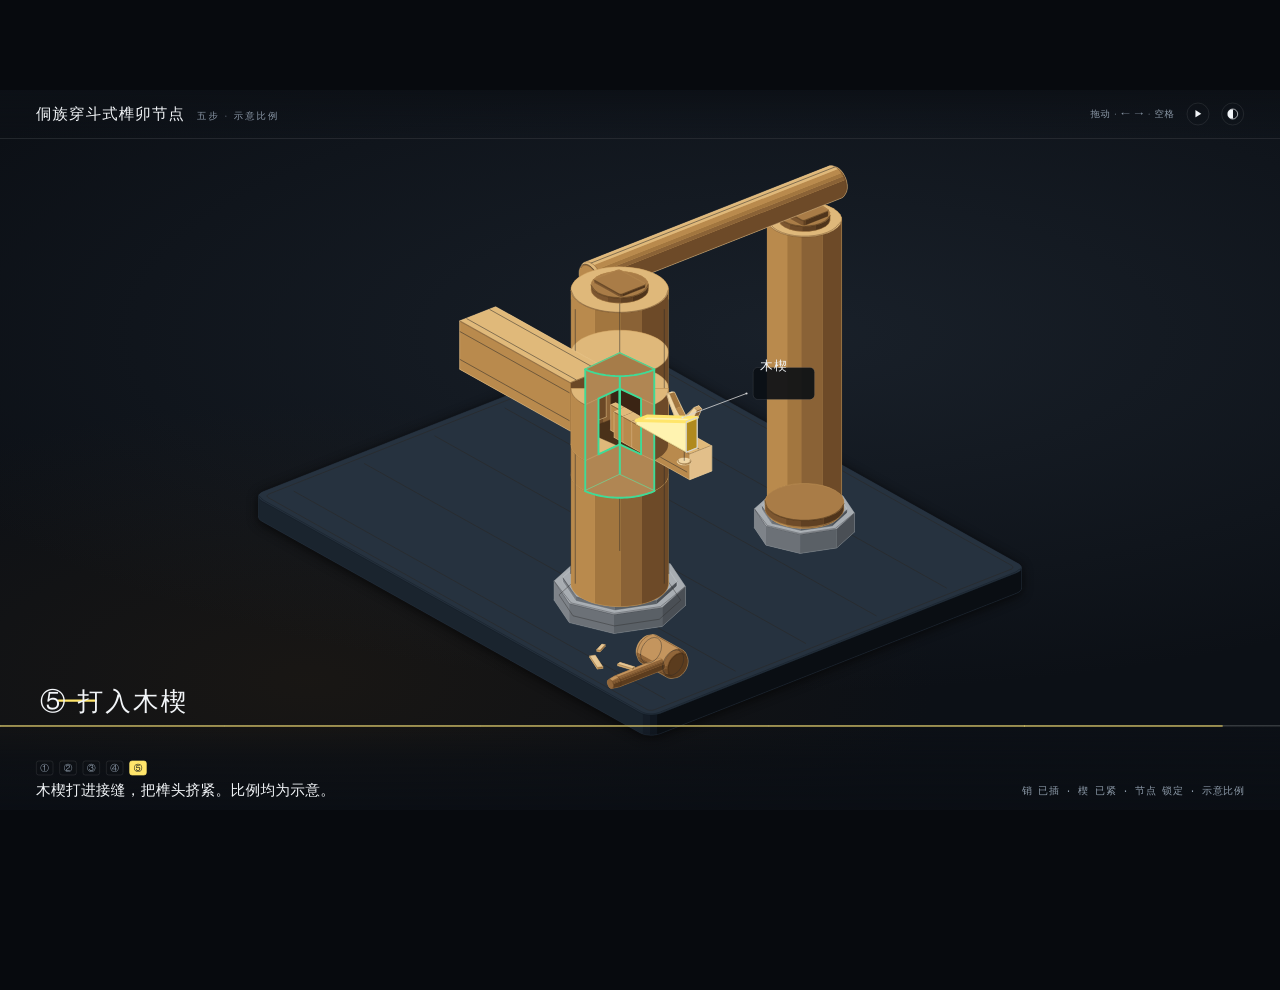
<file: figures/dong-chuandou-joint.html>
<!doctype html><html lang="zh-CN"><head><meta charset="utf-8"><meta name="viewport" content="width=device-width,initial-scale=1"><meta name="color-scheme" content="dark"><title>侗族穿斗式榫卯节点</title><style>
.iso{
  --anatomy-page:#0b0b0b;--anatomy-card:#131313;--anatomy-text:#a3a3a3;--anatomy-strong:#e6e6e6;--anatomy-muted:#6e6e6e;
  --anatomy-paper:#131313;--anatomy-face:#1b1b1b;--anatomy-top:#1c1c1c;
  --anatomy-shade-0:#0f0f0f;--anatomy-shade-1:#121212;--anatomy-shade-2:#151515;--anatomy-shade-3:#181818;
  --anatomy-lit-top:#262626;--anatomy-lit-shade:#1d1d1d;
  --anatomy-hi:#d4d4d4;--anatomy-mid:#6a6a6a;--anatomy-lo:#3e3e3e;--anatomy-faint:#2a2a2a;--anatomy-lit:#ffffff;
  --anatomy-halo:#050505;--anatomy-halo-opacity:.9;--anatomy-dot:#e6e6e6;
  --anatomy-red:#ff6b6b;--anatomy-green:#6be0a0;--anatomy-blue:#6b9bff;
  --anatomy-weight:.6px;--anatomy-ease:cubic-bezier(.32,.72,0,1);
  --anatomy-mono:ui-monospace,"SF Mono",Menlo,Consolas,monospace;
  --anatomy-lift:inset 0 1px 0 0 #ffffff0a,inset 0 0 0 1px #ffffff06,0 0 0 1px #00000026,0 1px 1px -.5px #00000014,0 3px 3px -1.5px #00000014,0 6px 6px -3px #00000014,0 12px 12px -6px #00000014;
}
.iso[data-theme="light"]{
  --anatomy-page:#f2f2ef;--anatomy-card:#fbfbfa;--anatomy-text:#57575a;--anatomy-strong:#18181a;--anatomy-muted:#8c8c90;
  --anatomy-paper:#fbfbfa;--anatomy-face:#ffffff;--anatomy-top:#ffffff;
  --anatomy-shade-0:#dcdcd9;--anatomy-shade-1:#e5e5e2;--anatomy-shade-2:#ededea;--anatomy-shade-3:#f4f4f1;
  --anatomy-lit-top:#ffffff;--anatomy-lit-shade:#eeeeeb;
  --anatomy-hi:#26262a;--anatomy-mid:#8a8a8f;--anatomy-lo:#b4b4b8;--anatomy-faint:#d4d4d6;--anatomy-lit:#000000;
  --anatomy-halo:#8a8a80;--anatomy-halo-opacity:.32;--anatomy-dot:#3a3a3e;
  --anatomy-red:#e5484d;--anatomy-green:#30a46c;--anatomy-blue:#3e63dd;
  --anatomy-lift:inset 0 1px 0 0 #ffffff,0 0 0 1px #0000000f,0 1px 1px -.5px #0000000a,0 3px 3px -1.5px #0000000a,0 6px 6px -3px #0000000a,0 12px 12px -6px #0000000a;
}
.iso-svg{display:block;width:100%;height:auto;overflow:visible}
.iso-svg path,.iso-svg circle{vector-effect:non-scaling-stroke}
.iso-fill{fill:var(--anatomy-paper);stroke:none}
.iso-solid[data-lit]>.iso-fill{fill:var(--anatomy-face)}
.iso-shade,.iso-top{stroke:none}
.iso-shade[data-shade="0"]{fill:var(--anatomy-shade-0)}
.iso-shade[data-shade="1"]{fill:var(--anatomy-shade-1)}
.iso-shade[data-shade="2"]{fill:var(--anatomy-shade-2)}
.iso-shade[data-shade="3"]{fill:var(--anatomy-shade-3)}
.iso-top{fill:var(--anatomy-top)}
.iso-solid[data-lit]>.iso-top{fill:var(--anatomy-lit-top)}
.iso-solid[data-lit]>.iso-shade{fill:var(--anatomy-lit-shade)}
.iso-solid[data-seamless]>.iso-shade,.iso-solid[data-seamless]>.iso-top{stroke-width:.4;stroke-linejoin:round}
.iso-solid[data-seamless]>.iso-shade[data-shade="0"]{stroke:var(--anatomy-shade-0)}
.iso-solid[data-seamless]>.iso-shade[data-shade="1"]{stroke:var(--anatomy-shade-1)}
.iso-solid[data-seamless]>.iso-shade[data-shade="2"]{stroke:var(--anatomy-shade-2)}
.iso-solid[data-seamless]>.iso-shade[data-shade="3"]{stroke:var(--anatomy-shade-3)}
.iso-solid[data-seamless]>.iso-top{stroke:var(--anatomy-top)}
.iso-solid[data-seamless][data-lit]>.iso-top{stroke:var(--anatomy-lit-top)}
.iso-solid[data-seamless][data-lit]>.iso-shade{stroke:var(--anatomy-lit-shade)}
.iso-solid[data-lit]>.iso-edge{stroke:var(--anatomy-lit)}
.iso-halo{fill:var(--anatomy-halo);stroke:none;filter:blur(9px);opacity:var(--anatomy-halo-opacity);transform:translateY(3px)}
.iso-line{fill:none;stroke:var(--anatomy-lo);stroke-width:var(--anatomy-weight);stroke-linecap:round;stroke-linejoin:round}
.iso-line[data-tone="hi"]{stroke:var(--anatomy-hi)}
.iso-line[data-tone="mid"]{stroke:var(--anatomy-mid)}
.iso-line[data-tone="lo"]{stroke:var(--anatomy-lo)}
.iso-line[data-tone="faint"]{stroke:var(--anatomy-faint)}
.iso-line[data-tone="lit"]{stroke:var(--anatomy-lit)}
.iso-line[data-tone="red"]{stroke:var(--anatomy-red)}
.iso-line[data-tone="green"]{stroke:var(--anatomy-green)}
.iso-line[data-tone="blue"]{stroke:var(--anatomy-blue)}
.iso-line[data-dotted]{stroke-dasharray:.01 3.5;stroke-width:1}
.iso-line[data-dashed]{stroke-dasharray:3 3}
.iso-line[data-flow]{stroke-dasharray:2 6}
.iso-wire-end{fill:var(--anatomy-paper);stroke:var(--anatomy-lo);stroke-width:var(--anatomy-weight)}
.iso-wire[data-tone="hi"] .iso-wire-end{stroke:var(--anatomy-hi)}
.iso-wire[data-tone="mid"] .iso-wire-end{stroke:var(--anatomy-mid)}
.iso-wire[data-tone="faint"] .iso-wire-end{stroke:var(--anatomy-faint)}
.iso-wire[data-tone="lit"] .iso-wire-end{stroke:var(--anatomy-lit)}
.iso-dots circle{fill:var(--anatomy-dot);stroke:none;opacity:.32}
.iso-dots[data-tone="hi"] circle{opacity:.85}
.iso-dots[data-tone="mid"] circle{opacity:.45}
.iso-dots[data-tone="lo"] circle{opacity:.22}
.iso-dots[data-tone="faint"] circle{opacity:.12}
.iso-face-text{fill:var(--anatomy-mid);font-family:var(--anatomy-mono);letter-spacing:.04em}
.iso-face-text[data-tone="hi"]{fill:var(--anatomy-hi)}
.iso-face-text[data-tone="lo"]{fill:var(--anatomy-lo)}
.iso-face-text[data-tone="faint"]{fill:var(--anatomy-faint)}
.tb-body{fill:var(--anatomy-shade-2);stroke:none}
.tb-shine{fill:var(--anatomy-top);stroke:none}
.tb-shade{fill:var(--anatomy-shade-0);stroke:none}
.tb-ring{fill:none;stroke:var(--anatomy-lo);stroke-width:.45;stroke-linecap:butt;stroke-linejoin:round}
.tb-ring[data-tone="mid"]{stroke:var(--anatomy-mid)}
.tb-ring[data-tone="faint"]{stroke:var(--anatomy-faint)}
.tb-ring[data-tone="hi"]{stroke:var(--anatomy-hi)}
@keyframes iso-flow{to{stroke-dashoffset:-32}}
@keyframes iso-pulse{0%,100%{opacity:.18}12%{opacity:1}40%{opacity:.18}}
.iso-line[data-flow]{animation:iso-flow 1600ms linear infinite}
.iso-dots circle[data-pulse]{animation:iso-pulse 1600ms steps(1,end) infinite;animation-delay:var(--pulse-at,0ms)}
.iso-figure{margin:32px 0 36px}
.iso-plate{position:relative;padding:52px 24px;border-radius:0;background:var(--anatomy-card);box-shadow:0 0 0 1px var(--anatomy-mid);--anatomy-paper:var(--anatomy-card)}
.iso-plate-corners{position:absolute;inset:18px 20px;pointer-events:none}
.iso-plate-corner{position:absolute;color:var(--anatomy-muted);font-family:var(--anatomy-mono);font-size:10.5px;line-height:1;letter-spacing:.04em;white-space:nowrap}
.iso-plate-corner[data-corner="fig"]{top:0;left:0;color:var(--anatomy-text)}
.iso-plate-corner[data-corner="title"]{top:0;right:0;text-transform:uppercase;letter-spacing:.1em}
.iso-plate-corner[data-corner="hint"]{bottom:0;left:0;text-transform:uppercase;letter-spacing:.1em}
.iso-plate-corner[data-corner="readout"]{right:0;bottom:0;color:var(--anatomy-text);font-variant-numeric:tabular-nums}
.iso-plate .iso-svg{margin:0 auto}
.iso-legend{display:grid;gap:8px;margin-top:12px;color:var(--anatomy-muted);font-size:13px;line-height:1.55}
.iso-keys{display:flex;flex-wrap:wrap;gap:6px 18px}
.iso-key{display:inline-flex;align-items:center;gap:7px}
.iso-swatch{width:16px;height:10px;flex:none;overflow:visible}
.iso-swatch path{fill:none;stroke:var(--anatomy-hi);stroke-width:1;vector-effect:non-scaling-stroke;stroke-linejoin:round;stroke-linecap:round}
.iso-swatch[data-mark="raised"] path,.iso-swatch[data-mark="flat"] path{stroke:var(--anatomy-mid)}
.iso-swatch[data-mark="lit"] path{stroke:var(--anatomy-lit)}
.iso-swatch[data-mark="dim"] path{stroke:var(--anatomy-lo)}
.iso-swatch[data-mark="dotted"] path{stroke-dasharray:.01 3;stroke-width:1.4}
.iso-swatch[data-mark="dashed"] path{stroke-dasharray:3 2.5}
.iso-swatch[data-mark="red"] path{stroke:var(--anatomy-red)}
.iso-swatch[data-mark="green"] path{stroke:var(--anatomy-green)}
.iso-swatch[data-mark="blue"] path{stroke:var(--anatomy-blue)}
.iso-swatch-crease{stroke:var(--anatomy-lo)!important}
@media (max-width:560px){.iso-plate{padding:48px 12px 70px}.iso-plate-corner[data-corner="hint"]{bottom:18px}}
@media (prefers-reduced-motion:reduce){.iso-line[data-flow],.iso-dots circle[data-pulse]{animation:none}}

.dc-stage{
  --dc-page:#0c1016;--dc-panel:rgba(11,15,21,.9);--dc-text:#f2f5f8;--dc-muted:#8d9aa9;
  --dc-rule:rgba(255,255,255,.13);--dc-accent:#ffe56b;--dc-hint:#3ddc97;--dc-shadow:rgba(0,0,0,.55);
  --dc-grain:rgba(74,45,19,.52);--dc-edge:rgba(255,236,196,.5);
  position:relative;width:1920px;height:1080px;overflow:hidden;background:var(--dc-page);color:var(--dc-text);
  font-family:"Noto Sans CJK SC","WenQuanYi Zen Hei","Source Han Sans SC","Microsoft YaHei",sans-serif;
}
.dc-stage::before{content:"";position:absolute;inset:0;background:
  radial-gradient(120% 80% at 62% 34%,rgba(58,74,92,.28),transparent 62%),
  radial-gradient(70% 55% at 24% 82%,rgba(42,31,17,.42),transparent 70%);pointer-events:none}
.dc-svg{position:absolute;inset:0;width:100%;height:100%;display:block}
.dc-svg text{font-family:"Noto Sans CJK SC","WenQuanYi Zen Hei","Source Han Sans SC",sans-serif}
body[data-theme="light"] .dc-stage{
  --dc-page:#f1eee7;--dc-panel:rgba(250,248,243,.93);--dc-text:#1b1d1f;--dc-muted:#63666a;
  --dc-rule:rgba(27,29,31,.14);--dc-accent:#b8860b;--dc-hint:#1f8a5b;--dc-shadow:rgba(40,30,12,.18);
  --dc-grain:rgba(106,72,32,.48);--dc-edge:rgba(74,47,20,.5);
  background:var(--dc-page);
}
body[data-theme="light"] .dc-stage::before{background:
  radial-gradient(120% 80% at 62% 34%,rgba(201,184,152,.32),transparent 62%),
  radial-gradient(70% 55% at 24% 82%,rgba(150,121,79,.18),transparent 70%)}
.dc-top{position:absolute;left:0;right:0;top:0;height:72px;display:flex;align-items:center;justify-content:space-between;
  padding:0 54px;border-bottom:1px solid var(--dc-rule);background:linear-gradient(180deg,rgba(12,16,22,.92),rgba(12,16,22,.35),transparent);z-index:4}
body[data-theme="light"] .dc-top{background:linear-gradient(180deg,rgba(241,238,231,.96),rgba(241,238,231,.4),transparent)}
.dc-brand{display:flex;align-items:baseline;gap:18px}
.dc-brand b{font-size:23px;font-weight:650;letter-spacing:.08em}
.dc-brand span{font-size:14px;letter-spacing:.22em;color:var(--dc-muted)}
.dc-topright{display:flex;align-items:center;gap:18px}
.dc-hint{font-size:14px;letter-spacing:.08em;color:var(--dc-muted)}
.dc-tool{width:34px;height:34px;border-radius:50%;border:1px solid var(--dc-rule);background:transparent;color:var(--dc-text);
  display:grid;place-items:center;cursor:pointer;font-size:13px;line-height:1;padding:0}
.dc-tool:hover{border-color:var(--dc-accent)}
.dc-tool:focus-visible{outline:2px solid var(--dc-accent);outline-offset:2px}
.dc-theme i{width:14px;height:14px;border-radius:50%;border:1.5px solid currentColor;background:linear-gradient(90deg,currentColor 50%,transparent 50%)}
body[data-theme="light"] .dc-theme i{background:currentColor}
.dc-bottom{position:absolute;left:0;right:0;bottom:0;height:96px;display:flex;align-items:flex-end;justify-content:space-between;
  gap:40px;padding:16px 54px 14px;border-top:1px solid var(--dc-rule);
  background:linear-gradient(0deg,rgba(10,14,20,.95),rgba(10,14,20,.62) 62%,transparent);z-index:4}
body[data-theme="light"] .dc-bottom{background:linear-gradient(0deg,rgba(241,238,231,.97),rgba(241,238,231,.7) 62%,transparent)}
.dc-left{min-width:0}
.dc-steps{display:flex;align-items:center;gap:9px;margin-bottom:8px}
.dc-step{width:26px;height:22px;border:1px solid var(--dc-rule);border-radius:4px;background:transparent;color:var(--dc-muted);
  font-size:13px;line-height:1;cursor:pointer;padding:0;font-family:inherit}
.dc-step[data-on="1"]{border-color:var(--dc-accent);color:var(--dc-page);background:var(--dc-accent);font-weight:700}
.dc-step:hover{border-color:var(--dc-accent);color:var(--dc-accent)}
.dc-step[data-on="1"]:hover{color:var(--dc-page)}
.dc-note{font-size:22px;line-height:1.35;letter-spacing:.02em;color:var(--dc-text);white-space:nowrap;overflow:hidden;text-overflow:ellipsis;max-width:1320px}
.dc-readout{font-family:"JetBrains Mono","SF Mono",ui-monospace,Menlo,Consolas,monospace;font-size:15px;line-height:1.5;
  letter-spacing:.04em;color:var(--dc-muted);text-align:right;white-space:nowrap;padding-bottom:2px}
.dc-progress{position:absolute;left:0;right:0;top:-1px;height:2px;background:var(--dc-rule);overflow:hidden}
.dc-progress i{display:block;height:100%;width:0;background:var(--dc-accent)}
.dc-progress b{position:absolute;top:0;width:1px;height:100%;background:var(--dc-rule)}
.dc-progress b[data-on="1"]{background:var(--dc-accent)}
.dc-callout-bg{fill:var(--dc-panel);stroke:var(--dc-rule);stroke-width:1}
.dc-callout{fill:var(--dc-text);font-size:30px;font-weight:600;letter-spacing:.06em}
.dc-leader{stroke:var(--dc-text);stroke-width:1.5;opacity:.82}
.dc-callout-bg + .dc-callout{}
.dc-title{fill:var(--dc-text);font-size:46px;font-weight:700;letter-spacing:.07em}
.dc-title-rule{stroke:var(--dc-accent);stroke-width:3.2;fill:none;stroke-linecap:round}
.dc-vidtitle,.dc-sub{display:none}
.dc-stage.dc-video{background:#0c1016}
.dc-stage.dc-video::before{display:none}
.dc-stage.dc-video .dc-brand,
.dc-stage.dc-video .dc-topright,
.dc-stage.dc-video .dc-steps,
.dc-stage.dc-video .dc-note,
.dc-stage.dc-video .dc-readout,
.dc-stage.dc-video .dc-progress,
.dc-stage.dc-video .dc-tool,
.dc-stage.dc-video .dc-titlebar{display:none!important}
.dc-stage.dc-video .dc-top{height:84px;padding:0 48px;background:#0c1016;border-bottom:1px solid rgba(255,255,255,.14)}
.dc-stage.dc-video .dc-vidtitle{display:flex;align-items:center;height:84px;margin:0;
  font-size:40px;font-weight:700;letter-spacing:.08em;color:#fff;border-left:8px solid #3DDC97;padding-left:18px}
.dc-stage.dc-video .dc-bottom{height:112px;padding:0 64px;justify-content:center;align-items:center;
  background:#0c1016;border-top:1px solid rgba(255,255,255,.14)}
.dc-stage.dc-video .dc-sub{display:flex;align-items:center;justify-content:center;width:100%;margin:0;
  font-size:28px;line-height:1.35;color:#fff;text-align:center;
  font-family:"Noto Sans CJK SC","WenQuanYi Zen Hei","Source Han Sans SC","Microsoft YaHei",sans-serif}

.dc-wood{--anatomy-paper:#c79a5b;--anatomy-face:#d2a566;--anatomy-top:#dfb87a;
  --anatomy-shade-0:#6d4a28;--anatomy-shade-1:#8a6236;--anatomy-shade-2:#a2763f;--anatomy-shade-3:#b98a4d;
  --anatomy-hi:#f2d3a0;--anatomy-mid:#c79a5b;--anatomy-lo:#8a6236;--anatomy-faint:#5e4024}
.dc-wood-dark{--anatomy-paper:#8a6236;--anatomy-face:#966b3b;--anatomy-top:#a97c47;
  --anatomy-shade-0:#4f341b;--anatomy-shade-1:#5f4022;--anatomy-shade-2:#6e4b29;--anatomy-shade-3:#7c5630;
  --anatomy-hi:#c79a5b;--anatomy-mid:#8a6236;--anatomy-lo:#5f4022;--anatomy-faint:#3b2612}
.dc-floor{--anatomy-paper:#1b2530;--anatomy-face:#222d39;--anatomy-top:#26323f;
  --anatomy-shade-0:#0a0e13;--anatomy-shade-1:#101720;--anatomy-shade-2:#151d27;--anatomy-shade-3:#1a242e;
  --anatomy-hi:#3c4c5e;--anatomy-mid:#2a3744;--anatomy-lo:#1a242e;--anatomy-faint:#111820}
.dc-stone{--anatomy-paper:#8c9298;--anatomy-face:#989ea4;--anatomy-top:#a8adb2;
  --anatomy-shade-0:#4a4f55;--anatomy-shade-1:#5a6066;--anatomy-shade-2:#6c7177;--anatomy-shade-3:#7e8389;
  --anatomy-hi:#d5d9dc;--anatomy-mid:#8c9298;--anatomy-lo:#5a6066;--anatomy-faint:#3a3e43}
.dc-cut,.dc-cut-top{--anatomy-paper:#b08653;--anatomy-face:#b88e5a;--anatomy-top:#c39a64;
  --anatomy-hi:#d2ac76;--anatomy-mid:#b08653;--anatomy-lo:#7d5629;--anatomy-faint:#5e3f1e}
.dc-cut-top{--anatomy-paper:#a67c49;--anatomy-hi:#c49c66}
.dc-beam-cut,.dc-beam-end{--anatomy-paper:#eccf99;--anatomy-face:#f0d5a2;--anatomy-top:#f7dfb0;
  --anatomy-hi:#ffeec6;--anatomy-mid:#eccf99;--anatomy-lo:#bd8d51;--anatomy-faint:#81592b}
.dc-beam{--anatomy-paper:#c99b59;--anatomy-face:#d3a765;--anatomy-top:#e0b97a;
  --anatomy-shade-0:#6b4826;--anatomy-shade-1:#8a6236;--anatomy-shade-2:#a2763f;--anatomy-shade-3:#b98a4d;
  --anatomy-hi:#f2d3a0;--anatomy-mid:#c99b59;--anatomy-lo:#8a6236;--anatomy-faint:#5e4024}
.dc-beam-focus{--anatomy-paper:#d6a85f;--anatomy-face:#e0b771;--anatomy-top:#edc987;
  --anatomy-shade-0:#7a5528;--anatomy-shade-1:#9a6d38;--anatomy-shade-2:#b48245;--anatomy-shade-3:#c99755;
  --anatomy-hi:#ffe56b;--anatomy-mid:#d6a85f;--anatomy-lo:#9a6d38;--anatomy-faint:#6b4826}
.dc-beam-cut{--anatomy-paper:#ddb77e;--anatomy-hi:#f7dfae}
.dc-beam-end{--anatomy-paper:#e2bf8a;--anatomy-hi:#f8e2b4}
.dc-void{--anatomy-paper:#090c11;--anatomy-hi:#1a2028;--anatomy-faint:#0c1016}
.dc-void-wall{--anatomy-paper:#3a2414;--anatomy-hi:#73502e;--anatomy-faint:#20140a}
.dc-void-floor{--anatomy-paper:#4a3119;--anatomy-hi:#7a552e;--anatomy-faint:#2a1b0d}
.dc-void-top{--anatomy-paper:#2a1a0e;--anatomy-hi:#5a3d22;--anatomy-faint:#180e06}
.dc-mouth-in,.dc-mouth-out{--anatomy-paper:#07090d;--anatomy-hi:#6a4a2a;--anatomy-faint:#07090d}
.dc-mouth-out{--anatomy-paper:#080a0e;--anatomy-hi:#8a6236}
.dc-hole{fill:#100a06;stroke:none}
.dc-hole-rim{stroke:#3a2412;stroke-width:1.1;opacity:.9}
.dc-pin,.dc-wedge{--anatomy-paper:#e0be85;--anatomy-face:#e8ca99;--anatomy-top:#f0d6a4;
  --anatomy-shade-0:#8a6236;--anatomy-shade-1:#a2763f;--anatomy-shade-2:#b98a4d;--anatomy-shade-3:#cfa76f;
  --anatomy-hi:#fff0c8;--anatomy-mid:#e0be85;--anatomy-lo:#a97c47;--anatomy-faint:#7a5528}
.dc-pin.dc-lit,.dc-wedge.dc-lit{--anatomy-paper:#ffe56b;--anatomy-face:#ffed94;--anatomy-top:#fff3b0;
  --anatomy-shade-0:#b08a1e;--anatomy-shade-1:#c79f2a;--anatomy-shade-2:#e0bc3e;--anatomy-shade-3:#f2d45a;
  --anatomy-hi:#fff9d6;--anatomy-mid:#ffe56b;--anatomy-lo:#c79f2a;--anatomy-faint:#9a7718}
.dc-mallet{--anatomy-paper:#a87a47;--anatomy-face:#b48651;--anatomy-top:#c4955e;
  --anatomy-shade-0:#5b3c1e;--anatomy-shade-1:#6e4a27;--anatomy-shade-2:#7e5730;--anatomy-shade-3:#91663a;
  --anatomy-hi:#d9b47c;--anatomy-mid:#a87a47;--anatomy-lo:#6e4a27;--anatomy-faint:#4a2f16}
.dc-chip{--anatomy-paper:#d3ae78;--anatomy-face:#dcb984;--anatomy-top:#e6c795;
  --anatomy-shade-0:#8a6236;--anatomy-shade-1:#a2763f;--anatomy-shade-2:#b98a4d;--anatomy-shade-3:#cfa76f;
  --anatomy-hi:#f2d3a0;--anatomy-mid:#d3ae78;--anatomy-lo:#a97c47;--anatomy-faint:#7a5528}
.dc-peg{--anatomy-paper:#4a3118;--anatomy-hi:#7a552c;--anatomy-faint:#2a1b0c}
.dc-grain{stroke:var(--dc-grain);stroke-width:.85;opacity:.9}
.dc-cut-grain{stroke-width:.7;opacity:.5}
.iso-line.dc-cut-edge{stroke:#6b4826;stroke-width:1.3;opacity:.85}
.dc-floor-line{stroke:rgba(124,154,176,.18);stroke-width:1}
.dc-mouth-rim{stroke-width:1.1}
.dc-pin-ring{stroke:rgba(255,240,200,.6);stroke-width:.9}
.dc-pin-grain{stroke:rgba(90,58,24,.55);stroke-width:.8}
.dc-wedge-edge{stroke:#ffe56b;stroke-width:1.6}
.dc-wedge-accent{fill:none;stroke:#ffe56b;stroke-width:4.5;stroke-linejoin:round;stroke-linecap:round}
.dc-section-line{fill:none;stroke:#3DDC97;stroke-width:2.8;stroke-linejoin:round;stroke-linecap:round}
.iso-line.dc-beam-cut-edge{stroke:#6b4826;stroke-width:1.4;opacity:.85}
.iso-line.dc-hint-line,.dc-hint-line{stroke:var(--dc-hint);stroke-width:3;fill:none;stroke-linecap:round;stroke-linejoin:round}
.dc-accent-ring{stroke:var(--dc-accent);stroke-width:2.3;fill:none;stroke-linecap:round}
body[data-theme="light"] .dc-wood,
body[data-theme="light"] .dc-wood-dark,
body[data-theme="light"] .dc-beam,
body[data-theme="light"] .dc-beam-focus{--anatomy-hi:#5c3f22;--anatomy-faint:#8a6236}
body[data-theme="light"] .dc-cut,body[data-theme="light"] .dc-cut-top,
body[data-theme="light"] .dc-beam-cut,body[data-theme="light"] .dc-beam-end{--anatomy-hi:#7a5328}
body[data-theme="light"] .dc-floor{--anatomy-paper:#b9b2a6;--anatomy-face:#c6bfb2;--anatomy-top:#d6cfc2;
  --anatomy-shade-0:#8e877b;--anatomy-shade-1:#9b9488;--anatomy-shade-2:#aaa396;--anatomy-shade-3:#b9b2a6;
  --anatomy-hi:#6b655c;--anatomy-mid:#9b9488;--anatomy-lo:#b9b2a6;--anatomy-faint:#7c766c}
body[data-theme="light"] .dc-void{--anatomy-paper:#2b2118;--anatomy-hi:#6a4c2c}
body[data-theme="light"] .dc-void-wall{--anatomy-paper:#4a3522;--anatomy-hi:#7a5a36}
body[data-theme="light"] .dc-void-floor{--anatomy-paper:#5c4329;--anatomy-hi:#8c6a42}
body[data-theme="light"] .dc-void-top{--anatomy-paper:#3a2919;--anatomy-hi:#6a4a2c}
body[data-theme="light"] .dc-hole{fill:#1a1008}
body[data-theme="light"] .dc-hole-rim{stroke:#7a5528}
body[data-theme="light"] .dc-floor-line{stroke:rgba(80,70,55,.22)}
body[data-theme="light"] .dc-callout{fill:#1b1d1f}
body[data-theme="light"] .dc-leader{stroke:#3a3d40}
body[data-theme="light"] .dc-title{fill:#1b1d1f}
body[data-theme="light"] .dc-wedge-edge{stroke:rgba(255,250,230,.85)}
body[data-theme="light"] .dc-pin-ring{stroke:rgba(90,58,24,.5)}

html,body{margin:0;width:100%;height:100%;overflow:hidden;background:#070a0e}
body{display:flex;align-items:center;justify-content:center}
body[data-theme="dark"]{color-scheme:dark}body[data-theme="light"]{color-scheme:light}
.dc-stage{flex:none;transform-origin:center center}
@media (prefers-reduced-motion:reduce){.dc-stage *{animation:none!important;transition:none!important}}
</style></head><body class="iso" data-theme="dark"><div class="iso-stage dc-stage" tabindex="0" role="group" aria-label="侗族穿斗式榫卯节点。拖动或按方向键推进时间，按 1 到 5 跳到某一步，空格播放或暂停。">
<svg xmlns="http://www.w3.org/2000/svg" class="iso-svg dc-svg" viewBox="0 0 1920 1080" role="img" aria-label="一根开有贯通卯口的圆木柱，穿枋从卯口穿过，榫头穿出柱外，羊角销锁定，木楔挤紧。五步示意。"><g id="dc-floor" data-part="floor"><path class="iso-halo" d="M387.8 609.1L388.6 607.1L390.1 605.3L392.5 603.6L395.4 602.2L929.6 391.8L933.1 390.7L937 389.9L941.1 389.5L945.4 389.4L949.5 389.8L953.4 390.5L957 391.6L960 393L1527.2 710.4L1529.6 712L1531.3 713.9L1532.2 715.8L1532.2 717.8L1532.2 748.2L1531.4 750.1L1529.9 752L1527.5 753.6L1524.6 755L990.4 965.5L986.9 966.6L983 967.4L978.9 967.8L974.6 967.8L970.5 967.5L966.6 966.7L963 965.6L960 964.3L392.8 646.9L390.4 645.2L388.7 643.4L387.8 641.5L387.8 639.5Z"/><g class="iso-solid dc-floor"><path class="iso-fill" d="M387.8 609.1L389 606.5L391.6 604.2L395.4 602.2L929.6 391.8L934.4 390.4L939.7 389.6L945.4 389.4L950.8 390L955.8 391.2L960 393L1527.2 710.4L1530.3 712.6L1532 715.1L1532.2 717.8L1532.2 748.2L1531 750.8L1528.4 753.1L1524.6 755L990.4 965.5L985.6 966.9L980.3 967.7L974.6 967.8L969.2 967.3L964.2 966L960 964.3L392.8 646.9L389.7 644.6L388 642.1L387.8 639.5Z"/><path class="iso-shade" data-shade="0" d="M1532.2 748.2L1531 750.8L1531 720.4L1532.2 717.8ZM1531 750.8L1528.4 753.1L1528.4 722.7L1531 720.4ZM1528.4 753.1L1524.6 755L1524.6 724.6L1528.4 722.7ZM1524.6 755L990.4 965.5L990.4 935.1L1524.6 724.6ZM990.4 965.5L985.6 966.9L985.6 936.5L990.4 935.1Z"/><path class="iso-shade" data-shade="1" d="M985.6 966.9L980.3 967.7L980.3 937.3L985.6 936.5ZM980.3 967.7L974.6 967.8L974.6 937.4L980.3 937.3Z"/><path class="iso-shade" data-shade="2" d="M974.6 967.8L969.2 967.3L969.2 936.9L974.6 937.4ZM969.2 967.3L964.2 966L964.2 935.6L969.2 936.9Z"/><path class="iso-shade" data-shade="3" d="M964.2 966L960 964.3L960 933.9L964.2 935.6ZM960 964.3L392.8 646.9L392.8 616.5L960 933.9ZM392.8 646.9L389.7 644.6L389.7 614.2L392.8 616.5ZM389.7 644.6L388 642.1L388 611.7L389.7 614.2ZM388 642.1L387.8 639.5L387.8 609.1L388 611.7Z"/><path class="iso-top" d="M1527.2 710.4L1530.3 712.6L1532 715.1L1532.2 717.8L1531 720.4L1528.4 722.7L1524.6 724.6L990.4 935.1L985.6 936.5L980.3 937.3L974.6 937.4L969.2 936.9L964.2 935.6L960 933.9L392.8 616.5L389.7 614.2L388 611.7L387.8 609.1L389 606.5L391.6 604.2L395.4 602.2L929.6 391.8L934.4 390.4L939.7 389.6L945.4 389.4L950.8 390L955.8 391.2L960 393Z"/><path class="iso-line iso-crease" data-tone="faint" d="M1532.2 717.8L1531 720.4L1528.4 722.7L1524.6 724.6L990.4 935.1L985.6 936.5L980.3 937.3L974.6 937.4L969.2 936.9L964.2 935.6L960 933.9L392.8 616.5L389.7 614.2L388 611.7L387.8 609.1"/><path class="iso-line iso-bevel" data-tone="faint" d="M1532.2 717.8L1527.7 719.8L1525.6 721.8L1522.2 723.5L988.3 933.8L984.2 935L979.7 935.7L974.9 935.8L970.3 935.3L966.1 934.3L962.5 932.7L395.5 615.5L392.9 613.6L391.4 611.4L387.8 609.1"/><path class="iso-line iso-edge" data-tone="mid" d="M387.8 609.1L389 606.5L391.6 604.2L395.4 602.2L929.6 391.8L934.4 390.4L939.7 389.6L945.4 389.4L950.8 390L955.8 391.2L960 393L1527.2 710.4L1530.3 712.6L1532 715.1L1532.2 717.8M1532.2 748.2L1531 750.8L1528.4 753.1L1524.6 755L990.4 965.5L985.6 966.9L980.3 967.7L974.6 967.8L969.2 967.3L964.2 966L960 964.3L392.8 646.9L389.7 644.6L388 642.1L387.8 639.5M1532.2 717.8L1532.2 748.2M387.8 609.1L387.8 639.5"/></g><path class="iso-line dc-floor-line" data-tone="faint" d="M1517.4 713.3L1518.3 714L1519 714.7L1519.3 715.5L1519.3 716.3L1519 717.1L1518.4 717.8L1517.5 718.5L1516.3 719L982 929.5L980.7 929.9L979.1 930.3L977.5 930.4L975.8 930.4L974.1 930.3L972.5 930L971.1 929.6L969.9 929L402.6 611.6L401.7 611L401 610.2L400.7 609.5L400.7 608.7L401 607.9L401.6 607.2L402.5 606.5L403.7 605.9L938 395.5L939.3 395L940.9 394.7L942.5 394.5L944.2 394.5L945.9 394.7L947.5 395L948.9 395.4L950.1 396Z"/><path class="iso-line dc-floor-line" data-tone="faint" d="M863.3 435.7L1419.5 746.9"/><path class="iso-line dc-floor-line" data-tone="faint" d="M757.7 477.3L1314 788.5"/><path class="iso-line dc-floor-line" data-tone="faint" d="M652.2 518.9L1208.4 830.1"/><path class="iso-line dc-floor-line" data-tone="faint" d="M546.7 560.4L1102.9 871.6"/><path class="iso-line dc-floor-line" data-tone="faint" d="M441.2 602L997.4 913.2"/></g><g id="dc-plinths" data-part="plinths"><g class="iso-solid dc-stone"><path class="iso-fill" d="M831 736.5L866 704.9L938.3 694.2L1005.5 710.7L1028.3 744.6L1028.3 773.1L993.3 804.7L921 815.4L853.8 798.9L831 765Z"/><path class="iso-shade" data-shade="0" d="M1028.3 773.1L993.3 804.7L993.3 776.2L1028.3 744.6Z"/><path class="iso-shade" data-shade="1" d="M993.3 804.7L921 815.4L921 786.9L993.3 776.2Z"/><path class="iso-shade" data-shade="2" d="M921 815.4L853.8 798.9L853.8 770.4L921 786.9Z"/><path class="iso-shade" data-shade="3" d="M853.8 798.9L831 765L831 736.5L853.8 770.4Z"/><path class="iso-top" d="M993.3 776.2L921 786.9L853.8 770.4L831 736.5L866 704.9L938.3 694.2L1005.5 710.7L1028.3 744.6Z"/><path class="iso-line iso-crease" data-tone="faint" d="M1028.3 744.6L993.3 776.2L921 786.9L853.8 770.4L831 736.5"/><path class="iso-line iso-bevel" data-tone="faint" d="M1028.3 744.6L990.8 774.8L921.3 785L856.7 769.3L831 736.5"/><path class="iso-line iso-edge" data-tone="mid" d="M831 736.5L866 704.9L938.3 694.2L1005.5 710.7L1028.3 744.6M1028.3 773.1L993.3 804.7L921 815.4L853.8 798.9L831 765M831 736.5L831 765M1028.3 744.6L1028.3 773.1"/></g><g class="iso-solid dc-stone"><path class="iso-fill" d="M843.8 731.3L874.3 703.9L937.1 694.6L995.6 708.9L1015.4 738.4L1015.4 744.1L985 771.5L922.1 780.8L863.7 766.5L843.8 737Z"/><path class="iso-shade" data-shade="0" d="M1015.4 744.1L985 771.5L985 765.8L1015.4 738.4Z"/><path class="iso-shade" data-shade="1" d="M985 771.5L922.1 780.8L922.1 775.1L985 765.8Z"/><path class="iso-shade" data-shade="2" d="M922.1 780.8L863.7 766.5L863.7 760.8L922.1 775.1Z"/><path class="iso-shade" data-shade="3" d="M863.7 766.5L843.8 737L843.8 731.3L863.7 760.8Z"/><path class="iso-top" d="M985 765.8L922.1 775.1L863.7 760.8L843.8 731.3L874.3 703.9L937.1 694.6L995.6 708.9L1015.4 738.4Z"/><path class="iso-line iso-crease" data-tone="faint" d="M1015.4 738.4L985 765.8L922.1 775.1L863.7 760.8L843.8 731.3"/><path class="iso-line iso-bevel" data-tone="faint" d="M1015.4 738.4L984 765.3L922.2 774.4L864.8 760.4L843.8 731.3"/><path class="iso-line iso-edge" data-tone="hi" d="M843.8 731.3L874.3 703.9L937.1 694.6L995.6 708.9L1015.4 738.4M1015.4 744.1L985 771.5L922.1 780.8L863.7 766.5L843.8 737M843.8 731.3L843.8 737M1015.4 738.4L1015.4 744.1"/></g><path class="iso-line" data-tone="faint" d="M988.4 794L921.6 803.9L859.5 788.7L838.5 757.3L870.8 728.2L937.6 718.3L999.7 733.5L1020.8 764.8Z"/><g class="iso-solid dc-stone"><path class="iso-fill" d="M1131.6 628.3L1158.2 604.3L1213.2 596.2L1264.3 608.7L1281.7 634.5L1281.7 663L1255.1 687L1200.1 695.2L1148.9 682.7L1131.6 656.9Z"/><path class="iso-shade" data-shade="0" d="M1281.7 663L1255.1 687L1255.1 658.5L1281.7 634.5Z"/><path class="iso-shade" data-shade="1" d="M1255.1 687L1200.1 695.2L1200.1 666.7L1255.1 658.5Z"/><path class="iso-shade" data-shade="2" d="M1200.1 695.2L1148.9 682.7L1148.9 654.2L1200.1 666.7Z"/><path class="iso-shade" data-shade="3" d="M1148.9 682.7L1131.6 656.9L1131.6 628.3L1148.9 654.2Z"/><path class="iso-top" d="M1255.1 658.5L1200.1 666.7L1148.9 654.2L1131.6 628.3L1158.2 604.3L1213.2 596.2L1264.3 608.7L1281.7 634.5Z"/><path class="iso-line iso-crease" data-tone="faint" d="M1281.7 634.5L1255.1 658.5L1200.1 666.7L1148.9 654.2L1131.6 628.3"/><path class="iso-line iso-bevel" data-tone="faint" d="M1281.7 634.5L1253.1 657.4L1200.3 665.3L1151.2 653.3L1131.6 628.3"/><path class="iso-line iso-edge" data-tone="mid" d="M1131.6 628.3L1158.2 604.3L1213.2 596.2L1264.3 608.7L1281.7 634.5M1281.7 663L1255.1 687L1200.1 695.2L1148.9 682.7L1131.6 656.9M1131.6 628.3L1131.6 656.9M1281.7 634.5L1281.7 663"/></g><g class="iso-solid dc-stone"><path class="iso-fill" d="M1142.3 624.2L1165.1 603.6L1212.3 596.7L1256.1 607.4L1271 629.5L1271 634.1L1248.1 654.7L1201 661.6L1157.2 650.9L1142.3 628.8Z"/><path class="iso-shade" data-shade="0" d="M1271 634.1L1248.1 654.7L1248.1 650.1L1271 629.5Z"/><path class="iso-shade" data-shade="1" d="M1248.1 654.7L1201 661.6L1201 657.1L1248.1 650.1Z"/><path class="iso-shade" data-shade="2" d="M1201 661.6L1157.2 650.9L1157.2 646.4L1201 657.1Z"/><path class="iso-shade" data-shade="3" d="M1157.2 650.9L1142.3 628.8L1142.3 624.2L1157.2 646.4Z"/><path class="iso-top" d="M1248.1 650.1L1201 657.1L1157.2 646.4L1142.3 624.2L1165.1 603.6L1212.3 596.7L1256.1 607.4L1271 629.5Z"/><path class="iso-line iso-crease" data-tone="faint" d="M1271 629.5L1248.1 650.1L1201 657.1L1157.2 646.4L1142.3 624.2"/><path class="iso-line iso-bevel" data-tone="faint" d="M1271 629.5L1247.3 649.6L1201.1 656.5L1158.2 646L1142.3 624.2"/><path class="iso-line iso-edge" data-tone="hi" d="M1142.3 624.2L1165.1 603.6L1212.3 596.7L1256.1 607.4L1271 629.5M1271 634.1L1248.1 654.7L1201 661.6L1157.2 650.9L1142.3 628.8M1142.3 624.2L1142.3 628.8M1271 629.5L1271 634.1"/></g></g><g id="dc-column2" data-part="column2"><g class="iso-solid dc-wood"><path class="iso-fill" d="M1150.9 192L1152.9 187L1157 182.2L1163 177.9L1170.7 174.2L1179.7 171.3L1189.8 169.2L1200.5 168.2L1211.5 168.1L1222.3 169.1L1232.5 171L1241.7 173.8L1249.5 177.4L1255.7 181.7L1260 186.4L1262.3 191.4L1262.4 196.6L1262.4 633.7L1260.4 638.8L1256.3 643.6L1250.3 647.9L1242.6 651.6L1233.6 654.5L1223.5 656.5L1212.7 657.5L1201.8 657.6L1191 656.7L1180.8 654.7L1171.6 651.9L1163.8 648.3L1157.6 644.1L1153.3 639.3L1151 634.3L1150.9 629.1Z"/><path class="iso-shade" data-shade="0" d="M1242.6 651.6L1233.6 654.5L1233.6 217.3L1242.6 214.4ZM1262.4 633.7L1260.4 638.8L1260.4 201.7L1262.4 196.6ZM1260.4 638.8L1256.3 643.6L1256.3 206.4L1260.4 201.7ZM1256.3 643.6L1250.3 647.9L1250.3 210.7L1256.3 206.4ZM1250.3 647.9L1242.6 651.6L1242.6 214.4L1250.3 210.7Z"/><path class="iso-shade" data-shade="1" d="M1233.6 654.5L1223.5 656.5L1223.5 219.4L1233.6 217.3ZM1223.5 656.5L1212.7 657.5L1212.7 220.4L1223.5 219.4ZM1212.7 657.5L1201.8 657.6L1201.8 220.5L1212.7 220.4Z"/><path class="iso-shade" data-shade="2" d="M1201.8 657.6L1191 656.7L1191 219.5L1201.8 220.5ZM1191 656.7L1180.8 654.7L1180.8 217.6L1191 219.5Z"/><path class="iso-shade" data-shade="3" d="M1180.8 654.7L1171.6 651.9L1171.6 214.8L1180.8 217.6ZM1171.6 651.9L1163.8 648.3L1163.8 211.2L1171.6 214.8ZM1163.8 648.3L1157.6 644.1L1157.6 206.9L1163.8 211.2ZM1157.6 644.1L1153.3 639.3L1153.3 202.2L1157.6 206.9ZM1153.3 639.3L1151 634.3L1151 197.2L1153.3 202.2ZM1151 634.3L1150.9 629.1L1150.9 192L1151 197.2Z"/><path class="iso-top" d="M1242.6 214.4L1233.6 217.3L1223.5 219.4L1212.7 220.4L1201.8 220.5L1191 219.5L1180.8 217.6L1171.6 214.8L1163.8 211.2L1157.6 206.9L1153.3 202.2L1151 197.2L1150.9 192L1152.9 187L1157 182.2L1163 177.9L1170.7 174.2L1179.7 171.3L1189.8 169.2L1200.5 168.2L1211.5 168.1L1222.3 169.1L1232.5 171L1241.7 173.8L1249.5 177.4L1255.7 181.7L1260 186.4L1262.3 191.4L1262.4 196.6L1260.4 201.7L1256.3 206.4L1250.3 210.7Z"/><path class="iso-line iso-crease" data-tone="faint" d="M1262.4 196.6L1260.4 201.7L1256.3 206.4L1250.3 210.7L1242.6 214.4L1233.6 217.3L1223.5 219.4L1212.7 220.4L1201.8 220.5L1191 219.5L1180.8 217.6L1171.6 214.8L1163.8 211.2L1157.6 206.9L1153.3 202.2L1151 197.2L1150.9 192"/><path class="iso-line iso-bevel" data-tone="faint" d="M1262.4 196.6L1257.7 201.3L1253.8 205.8L1248.1 209.9L1240.8 213.4L1232.2 216.2L1222.6 218.1L1212.4 219.1L1202 219.2L1191.8 218.3L1182.1 216.4L1173.4 213.8L1165.9 210.3L1160 206.3L1155.9 201.8L1153.8 197L1150.9 192"/><path class="iso-line iso-edge" data-tone="mid" d="M1150.9 192L1152.9 187L1157 182.2L1163 177.9L1170.7 174.2L1179.7 171.3L1189.8 169.2L1200.5 168.2L1211.5 168.1L1222.3 169.1L1232.5 171L1241.7 173.8L1249.5 177.4L1255.7 181.7L1260 186.4L1262.3 191.4L1262.4 196.6M1262.4 633.7L1260.4 638.8L1256.3 643.6L1250.3 647.9L1242.6 651.6L1233.6 654.5L1223.5 656.5L1212.7 657.5L1201.8 657.6L1191 656.7L1180.8 654.7L1171.6 651.9L1163.8 648.3L1157.6 644.1L1153.3 639.3L1151 634.3L1150.9 629.1M1150.9 192L1150.9 629.1M1262.4 196.6L1262.4 633.7"/></g><g class="iso-solid dc-wood-dark"><path class="iso-fill" d="M1147.5 615.7L1149.6 610.3L1153.9 605.2L1160.3 600.7L1168.4 596.8L1178.1 593.7L1188.8 591.5L1200.2 590.4L1211.8 590.3L1223.3 591.3L1234.1 593.4L1243.8 596.4L1252.1 600.2L1258.7 604.7L1263.3 609.7L1265.7 615.1L1265.8 620.6L1265.8 630.1L1263.7 635.4L1259.3 640.5L1253 645.1L1244.8 649L1235.2 652.1L1224.5 654.2L1213.1 655.4L1201.5 655.4L1190 654.4L1179.2 652.4L1169.5 649.4L1161.1 645.6L1154.6 641L1150 636L1147.6 630.7L1147.5 625.2Z"/><path class="iso-shade" data-shade="0" d="M1244.8 649L1235.2 652.1L1235.2 642.6L1244.8 639.5ZM1265.8 630.1L1263.7 635.4L1263.7 625.9L1265.8 620.6ZM1263.7 635.4L1259.3 640.5L1259.3 631L1263.7 625.9ZM1259.3 640.5L1253 645.1L1253 635.6L1259.3 631ZM1253 645.1L1244.8 649L1244.8 639.5L1253 635.6Z"/><path class="iso-shade" data-shade="1" d="M1235.2 652.1L1224.5 654.2L1224.5 644.7L1235.2 642.6ZM1224.5 654.2L1213.1 655.4L1213.1 645.8L1224.5 644.7ZM1213.1 655.4L1201.5 655.4L1201.5 645.9L1213.1 645.8Z"/><path class="iso-shade" data-shade="2" d="M1201.5 655.4L1190 654.4L1190 644.9L1201.5 645.9ZM1190 654.4L1179.2 652.4L1179.2 642.9L1190 644.9Z"/><path class="iso-shade" data-shade="3" d="M1179.2 652.4L1169.5 649.4L1169.5 639.9L1179.2 642.9ZM1169.5 649.4L1161.1 645.6L1161.1 636.1L1169.5 639.9ZM1161.1 645.6L1154.6 641L1154.6 631.5L1161.1 636.1ZM1154.6 641L1150 636L1150 626.5L1154.6 631.5ZM1150 636L1147.6 630.7L1147.6 621.2L1150 626.5ZM1147.6 630.7L1147.5 625.2L1147.5 615.7L1147.6 621.2Z"/><path class="iso-top" d="M1244.8 639.5L1235.2 642.6L1224.5 644.7L1213.1 645.8L1201.5 645.9L1190 644.9L1179.2 642.9L1169.5 639.9L1161.1 636.1L1154.6 631.5L1150 626.5L1147.6 621.2L1147.5 615.7L1149.6 610.3L1153.9 605.2L1160.3 600.7L1168.4 596.8L1178.1 593.7L1188.8 591.5L1200.2 590.4L1211.8 590.3L1223.3 591.3L1234.1 593.4L1243.8 596.4L1252.1 600.2L1258.7 604.7L1263.3 609.7L1265.7 615.1L1265.8 620.6L1263.7 625.9L1259.3 631L1253 635.6Z"/><path class="iso-line iso-crease" data-tone="faint" d="M1265.8 620.6L1263.7 625.9L1259.3 631L1253 635.6L1244.8 639.5L1235.2 642.6L1224.5 644.7L1213.1 645.8L1201.5 645.9L1190 644.9L1179.2 642.9L1169.5 639.9L1161.1 636.1L1154.6 631.5L1150 626.5L1147.6 621.2L1147.5 615.7"/><path class="iso-line iso-bevel" data-tone="faint" d="M1265.8 620.6L1262.4 625.8L1258.2 630.7L1252 635.2L1244 639L1234.6 642L1224.1 644.1L1213 645.2L1201.6 645.3L1190.4 644.3L1179.8 642.3L1170.3 639.4L1162.1 635.7L1155.7 631.2L1151.2 626.3L1148.9 621.1L1147.5 615.7"/><path class="iso-line iso-edge" data-tone="hi" d="M1147.5 615.7L1149.6 610.3L1153.9 605.2L1160.3 600.7L1168.4 596.8L1178.1 593.7L1188.8 591.5L1200.2 590.4L1211.8 590.3L1223.3 591.3L1234.1 593.4L1243.8 596.4L1252.1 600.2L1258.7 604.7L1263.3 609.7L1265.7 615.1L1265.8 620.6M1265.8 630.1L1263.7 635.4L1259.3 640.5L1253 645.1L1244.8 649L1235.2 652.1L1224.5 654.2L1213.1 655.4L1201.5 655.4L1190 654.4L1179.2 652.4L1169.5 649.4L1161.1 645.6L1154.6 641L1150 636L1147.6 630.7L1147.5 625.2M1147.5 615.7L1147.5 625.2M1265.8 620.6L1265.8 630.1"/></g><path class="iso-line dc-grain" data-tone="faint" d="M956 744.9L956 342"/><path class="iso-line dc-grain" data-tone="faint" d="M903 744.8L903 341.9"/><g class="iso-solid dc-wood-dark"><path class="iso-fill" d="M1168 185.1L1170.2 180.5L1174.9 176.3L1181.7 172.8L1190.3 170.2L1199.9 168.8L1210 168.6L1219.9 169.6L1228.9 171.8L1236.3 175L1241.8 179L1244.8 183.5L1245.2 188.3L1245.2 195.9L1243 200.5L1238.4 204.7L1231.5 208.2L1223 210.8L1213.4 212.2L1203.3 212.4L1193.4 211.4L1184.4 209.2L1177 206L1171.5 202L1168.5 197.5L1168 192.7Z"/><path class="iso-shade" data-shade="0" d="M1231.5 208.2L1223 210.8L1223 203.2L1231.5 200.6ZM1245.2 195.9L1243 200.5L1243 192.9L1245.2 188.3ZM1243 200.5L1238.4 204.7L1238.4 197.1L1243 192.9ZM1238.4 204.7L1231.5 208.2L1231.5 200.6L1238.4 197.1Z"/><path class="iso-shade" data-shade="1" d="M1223 210.8L1213.4 212.2L1213.4 204.6L1223 203.2ZM1213.4 212.2L1203.3 212.4L1203.3 204.8L1213.4 204.6Z"/><path class="iso-shade" data-shade="2" d="M1203.3 212.4L1193.4 211.4L1193.4 203.8L1203.3 204.8ZM1193.4 211.4L1184.4 209.2L1184.4 201.6L1193.4 203.8Z"/><path class="iso-shade" data-shade="3" d="M1184.4 209.2L1177 206L1177 198.4L1184.4 201.6ZM1177 206L1171.5 202L1171.5 194.4L1177 198.4ZM1171.5 202L1168.5 197.5L1168.5 189.9L1171.5 194.4ZM1168.5 197.5L1168 192.7L1168 185.1L1168.5 189.9Z"/><path class="iso-top" d="M1231.5 200.6L1223 203.2L1213.4 204.6L1203.3 204.8L1193.4 203.8L1184.4 201.6L1177 198.4L1171.5 194.4L1168.5 189.9L1168 185.1L1170.2 180.5L1174.9 176.3L1181.7 172.8L1190.3 170.2L1199.9 168.8L1210 168.6L1219.9 169.6L1228.9 171.8L1236.3 175L1241.8 179L1244.8 183.5L1245.2 188.3L1243 192.9L1238.4 197.1Z"/><path class="iso-line iso-crease" data-tone="faint" d="M1245.2 188.3L1243 192.9L1238.4 197.1L1231.5 200.6L1223 203.2L1213.4 204.6L1203.3 204.8L1193.4 203.8L1184.4 201.6L1177 198.4L1171.5 194.4L1168.5 189.9L1168 185.1"/><path class="iso-line iso-bevel" data-tone="faint" d="M1245.2 188.3L1241.4 192.6L1237 196.7L1230.4 200L1222.3 202.5L1213.1 203.8L1203.4 204L1194 203L1185.4 200.9L1178.3 197.9L1173.1 194L1170.2 189.7L1168 185.1"/><path class="iso-line iso-edge" data-tone="hi" d="M1168 185.1L1170.2 180.5L1174.9 176.3L1181.7 172.8L1190.3 170.2L1199.9 168.8L1210 168.6L1219.9 169.6L1228.9 171.8L1236.3 175L1241.8 179L1244.8 183.5L1245.2 188.3M1245.2 195.9L1243 200.5L1238.4 204.7L1231.5 208.2L1223 210.8L1213.4 212.2L1203.3 212.4L1193.4 211.4L1184.4 209.2L1177 206L1171.5 202L1168.5 197.5L1168 192.7M1168 185.1L1168 192.7M1245.2 188.3L1245.2 195.9"/></g><g class="iso-solid dc-wood-dark"><path class="iso-fill" d="M1170.7 177.4L1170.9 176.4L1172.2 175.5L1205.1 162.5L1207.2 162.1L1209.4 162.2L1211.2 162.8L1241.6 179.8L1242.6 180.8L1242.6 188.4L1242.4 189.4L1241.1 190.3L1208.1 203.3L1206.1 203.7L1203.9 203.6L1202.1 203L1171.6 186L1170.7 185Z"/><path class="iso-shade" data-shade="0" d="M1242.6 188.4L1242.4 189.4L1242.4 181.8L1242.6 180.8ZM1242.4 189.4L1241.1 190.3L1241.1 182.7L1242.4 181.8ZM1241.1 190.3L1208.1 203.3L1208.1 195.7L1241.1 182.7Z"/><path class="iso-shade" data-shade="1" d="M1208.1 203.3L1206.1 203.7L1206.1 196.1L1208.1 195.7Z"/><path class="iso-shade" data-shade="2" d="M1206.1 203.7L1203.9 203.6L1203.9 196L1206.1 196.1Z"/><path class="iso-shade" data-shade="3" d="M1203.9 203.6L1202.1 203L1202.1 195.4L1203.9 196ZM1202.1 203L1171.6 186L1171.6 178.4L1202.1 195.4ZM1171.6 186L1170.7 185L1170.7 177.4L1171.6 178.4Z"/><path class="iso-top" d="M1241.6 179.8L1242.6 180.8L1242.4 181.8L1241.1 182.7L1208.1 195.7L1206.1 196.1L1203.9 196L1202.1 195.4L1171.6 178.4L1170.7 177.4L1170.9 176.4L1172.2 175.5L1205.1 162.5L1207.2 162.1L1209.4 162.2L1211.2 162.8Z"/><path class="iso-line iso-crease" data-tone="faint" d="M1242.6 180.8L1242.4 181.8L1241.1 182.7L1208.1 195.7L1206.1 196.1L1203.9 196L1202.1 195.4L1171.6 178.4L1170.7 177.4"/><path class="iso-line iso-bevel" data-tone="faint" d="M1242.6 180.8L1241.2 181.6L1240.2 182.3L1207.4 195.1L1205.9 195.5L1204.3 195.4L1202.9 195L1172.7 178.1L1170.7 177.4"/><path class="iso-line iso-edge" data-tone="hi" d="M1170.7 177.4L1170.9 176.4L1172.2 175.5L1205.1 162.5L1207.2 162.1L1209.4 162.2L1211.2 162.8L1241.6 179.8L1242.6 180.8M1242.6 188.4L1242.4 189.4L1241.1 190.3L1208.1 203.3L1206.1 203.7L1203.9 203.6L1202.1 203L1171.6 186L1170.7 185M1242.6 180.8L1242.6 188.4M1170.7 177.4L1170.7 185"/></g></g><g id="dc-purlin" data-part="purlin"><g class="iso-solid dc-wood"><path class="iso-fill" d="M868.5 275.2L868.5 274.1L868.6 272.9L868.7 271.8L868.9 270.8L869.1 269.8L869.4 268.8L869.7 267.9L870.1 267L870.5 266.2L872.3 262.9L872.8 262.1L873.4 261.3L874 260.6L874.6 260L875.3 259.4L876 258.9L876.7 258.5L877.5 258.2L1243.6 114L1244.4 113.7L1245.2 113.6L1246.1 113.5L1247 113.5L1247.9 113.6L1248.8 113.7L1249.7 114L1253.3 115.1L1254.2 115.4L1255 115.7L1255.9 116.2L1256.7 116.7L1257.6 117.2L1258.5 117.9L1259.3 118.6L1260.1 119.3L1261 120.1L1261.8 121L1262.6 121.9L1263.3 122.9L1264.1 123.9L1264.8 125L1265.5 126.1L1266.1 127.2L1266.7 128.4L1267.3 129.5L1267.9 130.8L1268.4 132L1268.9 133.3L1269.3 134.5L1269.7 135.8L1270 137.1L1270.3 138.4L1270.5 139.6L1270.7 140.9L1270.9 142.1L1271 143.4L1271 144.6L1271 145.8L1271 146.9L1270.9 148L1270.7 149.1L1270.5 150.2L1270.3 151.1L1270 152.1L1269.7 153L1269.3 153.8L1268.9 154.6L1267 157.9L1266.5 158.7L1265.9 159.5L1265.3 160.1L1264.6 160.7L1263.9 161.3L1263.2 161.7L1262.4 162.1L896.4 306.3L895.6 306.6L894.8 306.8L893.9 306.9L893 306.9L892.2 306.9L891.2 306.8L890.3 306.6L889.4 306.3L885.8 305.2L885 304.9L884.1 304.5L883.2 304L882.4 303.5L881.5 302.9L880.7 302.2L879.8 301.5L879 300.7L878.2 299.9L877.4 299L876.6 298L875.9 297L875.1 296L874.4 294.9L873.8 293.8L873.1 292.6L872.5 291.5L871.9 290.3L871.4 289L870.9 287.8L870.5 286.5L870.1 285.3L869.7 284L869.4 282.7L869.1 281.4L868.9 280.2L868.7 278.9L868.6 277.7L868.5 276.4Z"/><path class="iso-shade" data-shade="0" d="M1265.9 126.8L1267.1 129.1L1268.2 131.5L1269.1 134L1269.9 136.5L1270.4 139L1270.8 141.5L1271 144L1271 146.3L1270.8 148.5L1270.4 150.6L1269.9 152.5L1269.1 154.2L1267.3 157.4L1268.1 155.5L1268.7 153.4L1269.2 151.1L1269.4 148.7L1269.4 146.1L1269.2 143.4L1268.7 140.6L1268.1 137.8L1267.3 135L1266.2 132.2L1265 129.5L1263.7 127ZM1267.3 135L1268.1 137.8L1268.7 140.6L1269.2 143.4L1269.4 146.1L1269.4 148.7L1269.2 151.1L1268.7 153.4L1268.1 155.5L1267.3 157.4L1266.2 159L1265 160.4L1263.7 161.4L1262.2 162.2L896.1 306.4L897.6 305.6L899 304.6L900.2 303.2L901.2 301.6L902 299.7L902.7 297.6L903.1 295.3L903.3 292.9L903.3 290.3L903.1 287.6L902.7 284.8L902 282L901.2 279.2ZM903.1 287.6L903.3 290.3L903.3 292.9L903.1 295.3L902.7 297.6L902 299.7L901.2 301.6L900.2 303.2L899 304.6L897.6 305.6L896.1 306.4L894.5 306.8L892.8 306.9L891 306.7L889.1 306.2L885.6 305.1L887.3 305.6L888.9 305.8L890.4 305.7L891.9 305.3L893.2 304.6L894.5 303.6L895.5 302.4L896.5 301L897.2 299.3L897.8 297.4L898.2 295.3L898.4 293.1L898.4 290.8L898.2 288.3Z"/><path class="iso-shade" data-shade="1" d="M1263.1 122.6L1264.5 124.6L1265.9 126.8L1263.7 127L1262.2 124.5L1260.6 122.3ZM1265 129.5L1266.2 132.2L1267.3 135L901.2 279.2L900.2 276.4L899 273.7ZM902 282L902.7 284.8L903.1 287.6L898.2 288.3L897.8 285.8L897.2 283.3Z"/><path class="iso-shade" data-shade="2" d="M1254.8 115.6L1256.5 116.5L1258.2 117.7L1259.9 119.1L1261.5 120.7L1263.1 122.6L1260.6 122.3L1258.8 120.2L1257 118.4L1255.2 116.9L1253.3 115.6L1251.4 114.6ZM1262.2 124.5L1263.7 127L1265 129.5L899 273.7L897.6 271.2L896.1 268.7ZM899 273.7L900.2 276.4L901.2 279.2L902 282L897.2 283.3L896.5 280.8L895.5 278.3L894.5 275.9Z"/><path class="iso-shade" data-shade="3" d="M1253.1 115L1254.8 115.6L1251.4 114.6L1249.5 113.9ZM1257 118.4L1258.8 120.2L1260.6 122.3L1262.2 124.5L896.1 268.7L894.5 266.5L892.8 264.4L891 262.6ZM896.1 268.7L897.6 271.2L899 273.7L894.5 275.9L893.2 273.6L891.9 271.4ZM868.5 275.2L868.6 273L868.9 270.8L869.4 268.8L870 267L870.9 265.5L871.9 264.1L873 263.1L874.3 262.2L875.7 261.7L877.2 261.5L878.8 261.5L880.5 261.8L882.2 262.4L883.9 263.3L885.6 264.5L887.3 265.9L888.9 267.5L890.4 269.4L891.9 271.4L893.2 273.6L894.5 275.9L895.5 278.3L896.5 280.8L897.2 283.3L897.8 285.8L898.2 288.3L898.4 290.8L898.4 293.1L898.2 295.3L897.8 297.4L897.2 299.3L896.5 301L895.5 302.4L894.5 303.6L893.2 304.6L891.9 305.3L890.4 305.7L888.9 305.8L887.3 305.6L885.6 305.1L883.9 304.4L882.2 303.3L880.5 302.1L878.8 300.5L877.2 298.8L875.7 296.9L874.3 294.8L873 292.5L871.9 290.1L870.9 287.7L870 285.2L869.4 282.6L868.9 280.1L868.6 277.6L868.5 275.2L883.5 283.6L883.5 283.6L883.5 283.6L883.5 283.6L883.5 283.6L883.5 283.6L883.5 283.6L883.5 283.6L883.5 283.6L883.5 283.6L883.5 283.6L883.5 283.6L883.5 283.6L883.5 283.6L883.5 283.6L883.5 283.6L883.5 283.6L883.5 283.6L883.5 283.6L883.5 283.6L883.5 283.6L883.5 283.6L883.5 283.6L883.5 283.6L883.5 283.6L883.5 283.6L883.5 283.6L883.5 283.6L883.5 283.6L883.5 283.6L883.5 283.6L883.5 283.6L883.5 283.6L883.5 283.6L883.5 283.6L883.5 283.6L883.5 283.6L883.5 283.6L883.5 283.6L883.5 283.6L883.5 283.6L883.5 283.6L883.5 283.6L883.5 283.6L883.5 283.6L883.5 283.6L883.5 283.6L883.5 283.6L883.5 283.6L883.5 283.6L883.5 283.6L883.5 283.6L883.5 283.6L883.5 283.6L883.5 283.6L883.5 283.6Z"/><path class="iso-top" d="M1242.7 114.4L1244.2 113.8L1245.9 113.5L1247.7 113.5L1249.5 113.9L1251.4 114.6L1253.3 115.6L1255.2 116.9L1257 118.4L891 262.6L889.1 261.1L887.2 259.8L885.3 258.8L883.5 258.1L881.6 257.7L879.9 257.7L878.2 258L876.6 258.6ZM872.8 262.2L873.9 260.7L875.2 259.5L876.6 258.6L878.2 258L879.9 257.7L881.6 257.7L883.5 258.1L885.3 258.8L887.2 259.8L889.1 261.1L891 262.6L892.8 264.4L894.5 266.5L896.1 268.7L891.9 271.4L890.4 269.4L888.9 267.5L887.3 265.9L885.6 264.5L883.9 263.3L882.2 262.4L880.5 261.8L878.8 261.5L877.2 261.5L875.7 261.7L874.3 262.2L873 263.1L871.9 264.1L870.9 265.5Z"/><path class="iso-line iso-crease" data-tone="faint" d="M1249.8 114L1250.8 114.3L1251.7 114.7L1252.7 115.2L1253.6 115.8L1254.6 116.4L1255.5 117.1L1256.4 117.9L1257.4 118.7L1258.3 119.6L1259.1 120.6L1260 121.6L1260.9 122.7L1261.7 123.8L1262.5 125L1263.2 126.2L1263.9 127.4L1264.6 128.7L1265.3 130L1265.9 131.4L1266.4 132.7L1267 134.1L1267.4 135.5L1267.9 136.9L1268.2 138.3L1268.6 139.7L1268.8 141.1L1269.1 142.5L1269.2 143.9L1269.3 145.3L1269.4 146.6L1269.4 147.9L1269.4 149.2L1269.3 150.4L1269.1 151.6L1268.9 152.8L1268.6 153.9L1268.3 154.9L1267.9 155.9L1267.5 156.9L1267.1 157.8M877.3 258.3L878.1 258L878.9 257.8L879.7 257.7L880.6 257.7L881.5 257.7L882.4 257.9L883.3 258.1L884.3 258.4L885.2 258.7L886.2 259.2L887.1 259.7L888.1 260.3L889 261L889.9 261.7L890.9 262.5L891.8 263.4L892.7 264.3L893.5 265.3L894.4 266.3L895.2 267.4L896 268.6L896.8 269.8L897.5 271L898.2 272.3L898.9 273.6L899.5 274.9L900.1 276.3L900.7 277.6L901.1 279L901.6 280.4L902 281.8L902.3 283.2L902.6 284.6L902.9 286L903.1 287.4L903.2 288.8L903.3 290.1L903.4 291.4L903.3 292.7L903.3 294L903.1 295.2L902.9 296.4L902.7 297.5L902.4 298.6L902.1 299.6L901.7 300.6L901.3 301.5L900.8 302.4L900.2 303.1L899.7 303.9L899.1 304.5L898.4 305.1L897.7 305.6L897 306L896.2 306.3M870.6 265.9L871.1 265.1L871.7 264.3L872.3 263.7L873 263.1L873.7 262.6L874.4 262.2L875.2 261.9L876.1 261.6L876.9 261.5L877.8 261.4L878.7 261.5L879.6 261.6L880.5 261.8L881.5 262.2L882.5 262.6L883.4 263.1L884.4 263.6L885.3 264.3L886.3 265L887.2 265.9L888.1 266.7L889.1 267.7L889.9 268.7L890.8 269.8L891.6 271L892.4 272.2L893.2 273.4L893.9 274.7L894.5 276L895.2 277.4L895.7 278.8L896.3 280.2L896.7 281.6L897.1 283L897.5 284.4L897.8 285.9L898 287.3L898.2 288.7L898.3 290.1L898.4 291.4L898.4 292.7L898.3 294L898.2 295.3L898 296.4L897.7 297.6L897.4 298.7L897.1 299.7L896.6 300.6L896.2 301.5L895.6 302.3L895.1 303L894.4 303.7L893.7 304.2L893 304.7L892.3 305.1L891.5 305.4L890.6 305.6L889.8 305.7L888.9 305.8L888 305.7L887.1 305.5L886.1 305.3"/><path class="iso-line iso-bevel" data-tone="faint" d="M870.6 265.9L872 266.2L872.5 265.5L873.2 264.9L873.8 264.3L874.6 263.8L875.3 263.4L876.1 263.2L877 263L877.8 262.9L878.7 262.9L879.6 263L880.6 263.2L881.5 263.5L882.5 263.9L883.4 264.4L884.4 265L885.4 265.7L886.3 266.4L887.3 267.3L888.2 268.2L889.1 269.2L889.9 270.2L890.8 271.3L891.6 272.5L892.3 273.8L893.1 275L893.7 276.3L894.4 277.7L894.9 279.1L895.5 280.5L895.9 281.9L896.3 283.3L896.7 284.8L896.9 286.2L897.2 287.6L897.3 289L897.4 290.3L897.4 291.7L897.4 293L897.3 294.2L897.1 295.4L896.8 296.6L896.5 297.6L896.2 298.7L895.7 299.6L895.3 300.5L894.7 301.3L894.1 302L893.5 302.6L892.8 303.1L892 303.6L891.3 303.9L890.5 304.1L889.6 304.3L888.7 304.3L887.8 304.3L886.9 304.1L886.1 305.3"/><path class="iso-line iso-edge" data-tone="hi" d="M868.5 275.2L868.5 274.1L868.6 272.9L868.7 271.8L868.9 270.8L869.1 269.8L869.4 268.8L869.7 267.9L870.1 267L870.5 266.2L872.3 262.9L872.8 262.1L873.4 261.3L874 260.6L874.6 260L875.3 259.4L876 258.9L876.7 258.5L877.5 258.2L1243.6 114L1244.4 113.7L1245.2 113.6L1246.1 113.5L1247 113.5L1247.9 113.6L1248.8 113.7L1249.7 114L1253.3 115.1L1254.2 115.4L1255 115.7L1255.9 116.2L1256.7 116.7L1257.6 117.2L1258.5 117.9L1259.3 118.6L1260.1 119.3L1261 120.1L1261.8 121L1262.6 121.9L1263.3 122.9L1264.1 123.9L1264.8 125L1265.5 126.1L1266.1 127.2L1266.7 128.4L1267.3 129.5L1267.9 130.8L1268.4 132L1268.9 133.3L1269.3 134.5L1269.7 135.8L1270 137.1L1270.3 138.4L1270.5 139.6L1270.7 140.9L1270.9 142.1L1271 143.4L1271 144.6L1271 145.8L1271 146.9L1270.9 148L1270.7 149.1L1270.5 150.2L1270.3 151.1L1270 152.1L1269.7 153L1269.3 153.8L1268.9 154.6L1267 157.9L1266.5 158.7L1265.9 159.5L1265.3 160.1L1264.6 160.7L1263.9 161.3L1263.2 161.7L1262.4 162.1L896.4 306.3L895.6 306.6L894.8 306.8L893.9 306.9L893 306.9L892.2 306.9L891.2 306.8L890.3 306.6L889.4 306.3L885.8 305.2L885 304.9L884.1 304.5L883.2 304L882.4 303.5L881.5 302.9L880.7 302.2L879.8 301.5L879 300.7L878.2 299.9L877.4 299L876.6 298L875.9 297L875.1 296L874.4 294.9L873.8 293.8L873.1 292.6L872.5 291.5L871.9 290.3L871.4 289L870.9 287.8L870.5 286.5L870.1 285.3L869.7 284L869.4 282.7L869.1 281.4L868.9 280.2L868.7 278.9L868.6 277.7L868.5 276.4Z"/></g><path class="iso-line" data-tone="faint" d="M898.2 292.2L897.8 287.4L896.7 282.4L894.9 277.4L892.5 272.8L889.7 268.7L886.5 265.4L883.1 263L879.8 261.7L876.6 261.4L873.7 262.3L871.3 264.2L869.5 267.1L868.4 270.9L868 275.3L868.4 280.1L869.5 285.1L871.3 290.1L873.7 294.7L876.6 298.7L879.8 302.1L883.1 304.5L886.5 305.8L889.7 306.1L892.5 305.2L894.9 303.2L896.7 300.3L897.8 296.6L898.2 292.2"/><path class="iso-line dc-grain" data-tone="faint" d="M1252.8 115.3L886.7 259.5"/></g><g id="dc-column" data-part="column"><g class="iso-solid dc-wood"><path class="iso-fill" d="M856.5 578L856.7 574.1L857.9 570.3L860 566.6L862.9 563L866.7 559.6L871.3 556.4L876.6 553.4L882.6 550.8L889.2 548.5L896.2 546.5L903.7 545L911.6 543.8L919.6 543.1L927.8 542.8L936 542.9L944.1 543.4L952.1 544.4L959.7 545.8L967 547.6L973.8 549.7L980.1 552.2L985.7 555L990.6 558.1L994.7 561.4L998.1 565L1000.5 568.6L1002.1 572.4L1002.8 576.3L1002.8 739.7L1002.5 743.5L1001.4 747.4L999.3 751.1L996.3 754.7L992.5 758.1L988 761.3L982.6 764.2L976.7 766.9L970.1 769.2L963 771.1L955.5 772.7L947.7 773.8L939.6 774.6L931.4 774.9L923.2 774.8L915.1 774.2L907.2 773.3L899.5 771.9L892.2 770.1L885.4 767.9L879.2 765.4L873.6 762.6L868.6 759.6L864.5 756.2L861.2 752.7L858.7 749L857.1 745.2L856.5 741.4Z"/><path class="iso-shade" data-shade="0" d="M976.7 766.9L970.1 769.2L970.1 605.7L976.7 603.4ZM970.1 769.2L963 771.1L963 607.7L970.1 605.7ZM1002.8 739.7L1002.5 743.5L1002.5 580.1L1002.8 576.3ZM1002.5 743.5L1001.4 747.4L1001.4 583.9L1002.5 580.1ZM1001.4 747.4L999.3 751.1L999.3 587.6L1001.4 583.9ZM999.3 751.1L996.3 754.7L996.3 591.2L999.3 587.6ZM996.3 754.7L992.5 758.1L992.5 594.7L996.3 591.2ZM992.5 758.1L988 761.3L988 597.9L992.5 594.7ZM988 761.3L982.6 764.2L982.6 600.8L988 597.9ZM982.6 764.2L976.7 766.9L976.7 603.4L982.6 600.8Z"/><path class="iso-shade" data-shade="1" d="M963 771.1L955.5 772.7L955.5 609.2L963 607.7ZM955.5 772.7L947.7 773.8L947.7 610.4L955.5 609.2ZM947.7 773.8L939.6 774.6L939.6 611.1L947.7 610.4ZM939.6 774.6L931.4 774.9L931.4 611.5L939.6 611.1Z"/><path class="iso-shade" data-shade="2" d="M931.4 774.9L923.2 774.8L923.2 611.3L931.4 611.5ZM923.2 774.8L915.1 774.2L915.1 610.8L923.2 611.3ZM915.1 774.2L907.2 773.3L907.2 609.8L915.1 610.8ZM907.2 773.3L899.5 771.9L899.5 608.4L907.2 609.8ZM899.5 771.9L892.2 770.1L892.2 606.6L899.5 608.4Z"/><path class="iso-shade" data-shade="3" d="M892.2 770.1L885.4 767.9L885.4 604.5L892.2 606.6ZM885.4 767.9L879.2 765.4L879.2 602L885.4 604.5ZM879.2 765.4L873.6 762.6L873.6 599.2L879.2 602ZM873.6 762.6L868.6 759.6L868.6 596.1L873.6 599.2ZM868.6 759.6L864.5 756.2L864.5 592.8L868.6 596.1ZM864.5 756.2L861.2 752.7L861.2 589.3L864.5 592.8ZM861.2 752.7L858.7 749L858.7 585.6L861.2 589.3ZM858.7 749L857.1 745.2L857.1 581.8L858.7 585.6ZM857.1 745.2L856.5 741.4L856.5 578L857.1 581.8Z"/><path class="iso-top" d="M976.7 603.4L970.1 605.7L963 607.7L955.5 609.2L947.7 610.4L939.6 611.1L931.4 611.5L923.2 611.3L915.1 610.8L907.2 609.8L899.5 608.4L892.2 606.6L885.4 604.5L879.2 602L873.6 599.2L868.6 596.1L864.5 592.8L861.2 589.3L858.7 585.6L857.1 581.8L856.5 578L856.7 574.1L857.9 570.3L860 566.6L862.9 563L866.7 559.6L871.3 556.4L876.6 553.4L882.6 550.8L889.2 548.5L896.2 546.5L903.7 545L911.6 543.8L919.6 543.1L927.8 542.8L936 542.9L944.1 543.4L952.1 544.4L959.7 545.8L967 547.6L973.8 549.7L980.1 552.2L985.7 555L990.6 558.1L994.7 561.4L998.1 565L1000.5 568.6L1002.1 572.4L1002.8 576.3L1002.5 580.1L1001.4 583.9L999.3 587.6L996.3 591.2L992.5 594.7L988 597.9L982.6 600.8Z"/><path class="iso-line iso-crease" data-tone="faint" d="M1002.8 576.3L1002.5 580.1L1001.4 583.9L999.3 587.6L996.3 591.2L992.5 594.7L988 597.9L982.6 600.8L976.7 603.4L970.1 605.7L963 607.7L955.5 609.2L947.7 610.4L939.6 611.1L931.4 611.5L923.2 611.3L915.1 610.8L907.2 609.8L899.5 608.4L892.2 606.6L885.4 604.5L879.2 602L873.6 599.2L868.6 596.1L864.5 592.8L861.2 589.3L858.7 585.6L857.1 581.8L856.5 578"/><path class="iso-line iso-edge" data-tone="mid" d="M856.5 578L856.7 574.1L857.9 570.3L860 566.6L862.9 563L866.7 559.6L871.3 556.4L876.6 553.4L882.6 550.8L889.2 548.5L896.2 546.5L903.7 545L911.6 543.8L919.6 543.1L927.8 542.8L936 542.9L944.1 543.4L952.1 544.4L959.7 545.8L967 547.6L973.8 549.7L980.1 552.2L985.7 555L990.6 558.1L994.7 561.4L998.1 565L1000.5 568.6L1002.1 572.4L1002.8 576.3M1002.8 739.7L1002.5 743.5L1001.4 747.4L999.3 751.1L996.3 754.7L992.5 758.1L988 761.3L982.6 764.2L976.7 766.9L970.1 769.2L963 771.1L955.5 772.7L947.7 773.8L939.6 774.6L931.4 774.9L923.2 774.8L915.1 774.2L907.2 773.3L899.5 771.9L892.2 770.1L885.4 767.9L879.2 765.4L873.6 762.6L868.6 759.6L864.5 756.2L861.2 752.7L858.7 749L857.1 745.2L856.5 741.4M856.5 578L856.5 741.4M1002.8 576.3L1002.8 739.7"/></g><g class="iso-solid dc-wood"><path class="iso-fill" d="M856.5 300.5L856.7 296.6L857.9 292.8L860 289.1L862.9 285.5L866.7 282.1L871.3 278.9L876.6 275.9L882.6 273.3L889.2 271L896.2 269.1L903.7 267.5L911.6 266.3L919.6 265.6L927.8 265.3L936 265.4L944.1 266L952.1 266.9L959.7 268.3L967 270.1L973.8 272.2L980.1 274.7L985.7 277.5L990.6 280.6L994.7 284L998.1 287.5L1000.5 291.2L1002.1 294.9L1002.8 298.8L1002.8 393.8L1002.5 397.6L1001.4 401.5L999.3 405.2L996.3 408.8L992.5 412.2L988 415.4L982.6 418.3L976.7 421L970.1 423.3L963 425.2L955.5 426.8L947.7 428L939.6 428.7L931.4 429L923.2 428.9L915.1 428.3L907.2 427.4L899.5 426L892.2 424.2L885.4 422L879.2 419.5L873.6 416.7L868.6 413.7L864.5 410.3L861.2 406.8L858.7 403.1L857.1 399.4L856.5 395.5Z"/><path class="iso-shade" data-shade="0" d="M976.7 421L970.1 423.3L970.1 328.3L976.7 325.9ZM970.1 423.3L963 425.2L963 330.2L970.1 328.3ZM1002.8 393.8L1002.5 397.6L1002.5 302.6L1002.8 298.8ZM1002.5 397.6L1001.4 401.5L1001.4 306.4L1002.5 302.6ZM1001.4 401.5L999.3 405.2L999.3 310.2L1001.4 306.4ZM999.3 405.2L996.3 408.8L996.3 313.8L999.3 310.2ZM996.3 408.8L992.5 412.2L992.5 317.2L996.3 313.8ZM992.5 412.2L988 415.4L988 320.4L992.5 317.2ZM988 415.4L982.6 418.3L982.6 323.3L988 320.4ZM982.6 418.3L976.7 421L976.7 325.9L982.6 323.3Z"/><path class="iso-shade" data-shade="1" d="M963 425.2L955.5 426.8L955.5 331.8L963 330.2ZM955.5 426.8L947.7 428L947.7 332.9L955.5 331.8ZM947.7 428L939.6 428.7L939.6 333.7L947.7 332.9ZM939.6 428.7L931.4 429L931.4 334L939.6 333.7Z"/><path class="iso-shade" data-shade="2" d="M931.4 429L923.2 428.9L923.2 333.9L931.4 334ZM923.2 428.9L915.1 428.3L915.1 333.3L923.2 333.9ZM915.1 428.3L907.2 427.4L907.2 332.3L915.1 333.3ZM907.2 427.4L899.5 426L899.5 330.9L907.2 332.3ZM899.5 426L892.2 424.2L892.2 329.2L899.5 330.9Z"/><path class="iso-shade" data-shade="3" d="M892.2 424.2L885.4 422L885.4 327L892.2 329.2ZM885.4 422L879.2 419.5L879.2 324.5L885.4 327ZM879.2 419.5L873.6 416.7L873.6 321.7L879.2 324.5ZM873.6 416.7L868.6 413.7L868.6 318.6L873.6 321.7ZM868.6 413.7L864.5 410.3L864.5 315.3L868.6 318.6ZM864.5 410.3L861.2 406.8L861.2 311.8L864.5 315.3ZM861.2 406.8L858.7 403.1L858.7 308.1L861.2 311.8ZM858.7 403.1L857.1 399.4L857.1 304.3L858.7 308.1ZM857.1 399.4L856.5 395.5L856.5 300.5L857.1 304.3Z"/><path class="iso-top" d="M976.7 325.9L970.1 328.3L963 330.2L955.5 331.8L947.7 332.9L939.6 333.7L931.4 334L923.2 333.9L915.1 333.3L907.2 332.3L899.5 330.9L892.2 329.2L885.4 327L879.2 324.5L873.6 321.7L868.6 318.6L864.5 315.3L861.2 311.8L858.7 308.1L857.1 304.3L856.5 300.5L856.7 296.6L857.9 292.8L860 289.1L862.9 285.5L866.7 282.1L871.3 278.9L876.6 275.9L882.6 273.3L889.2 271L896.2 269.1L903.7 267.5L911.6 266.3L919.6 265.6L927.8 265.3L936 265.4L944.1 266L952.1 266.9L959.7 268.3L967 270.1L973.8 272.2L980.1 274.7L985.7 277.5L990.6 280.6L994.7 284L998.1 287.5L1000.5 291.2L1002.1 294.9L1002.8 298.8L1002.5 302.6L1001.4 306.4L999.3 310.2L996.3 313.8L992.5 317.2L988 320.4L982.6 323.3Z"/><path class="iso-line iso-crease" data-tone="faint" d="M1002.8 298.8L1002.5 302.6L1001.4 306.4L999.3 310.2L996.3 313.8L992.5 317.2L988 320.4L982.6 323.3L976.7 325.9L970.1 328.3L963 330.2L955.5 331.8L947.7 332.9L939.6 333.7L931.4 334L923.2 333.9L915.1 333.3L907.2 332.3L899.5 330.9L892.2 329.2L885.4 327L879.2 324.5L873.6 321.7L868.6 318.6L864.5 315.3L861.2 311.8L858.7 308.1L857.1 304.3L856.5 300.5"/><path class="iso-line iso-bevel" data-tone="faint" d="M1002.8 298.8L1001.2 302.6L1000.1 306.3L998.1 310L995.2 313.5L991.4 316.9L986.9 320L981.7 322.9L975.8 325.5L969.4 327.8L962.4 329.7L955 331.2L947.4 332.3L939.4 333.1L931.4 333.4L923.4 333.3L915.4 332.7L907.6 331.8L900.1 330.4L892.9 328.6L886.2 326.5L880.1 324.1L874.5 321.3L869.7 318.3L865.6 315L862.4 311.6L860 308L858.4 304.2L856.5 300.5"/><path class="iso-line iso-edge" data-tone="mid" d="M856.5 300.5L856.7 296.6L857.9 292.8L860 289.1L862.9 285.5L866.7 282.1L871.3 278.9L876.6 275.9L882.6 273.3L889.2 271L896.2 269.1L903.7 267.5L911.6 266.3L919.6 265.6L927.8 265.3L936 265.4L944.1 266L952.1 266.9L959.7 268.3L967 270.1L973.8 272.2L980.1 274.7L985.7 277.5L990.6 280.6L994.7 284L998.1 287.5L1000.5 291.2L1002.1 294.9L1002.8 298.8M1002.8 393.8L1002.5 397.6L1001.4 401.5L999.3 405.2L996.3 408.8L992.5 412.2L988 415.4L982.6 418.3L976.7 421L970.1 423.3L963 425.2L955.5 426.8L947.7 428L939.6 428.7L931.4 429L923.2 428.9L915.1 428.3L907.2 427.4L899.5 426L892.2 424.2L885.4 422L879.2 419.5L873.6 416.7L868.6 413.7L864.5 410.3L861.2 406.8L858.7 403.1L857.1 399.4L856.5 395.5M856.5 300.5L856.5 395.5M1002.8 298.8L1002.8 393.8"/></g><g class="iso-solid dc-wood"><path class="iso-fill" d="M929.6 531.5L877.9 555.8L872.4 552.9L867.7 549.8L863.7 546.4L860.5 542.8L858.3 539.1L856.9 535.3L856.4 531.5L856.9 527.6L858.3 523.8L860.5 520.1L863.7 516.6L867.7 513.2L872.4 510.1L877.9 507.2L884 504.6L890.7 502.4L897.9 500.5L905.4 499.1L913.3 498L921.4 497.4L929.6 497.1L937.8 497.4L945.9 498L953.8 499.1L961.4 500.5L968.6 502.4L975.3 504.6L981.4 507.2L986.8 510.1L991.6 513.2L995.6 516.6L998.7 520.1L1001 523.8L1002.3 527.6L1002.8 531.5L1002.3 535.3L1001 539.1L998.7 542.8L995.6 546.4L991.6 549.8L986.8 552.9L981.4 555.8ZM929.6 577.1L877.9 601.4L872.4 598.5L867.7 595.4L863.7 592L860.5 588.5L858.3 584.8L856.9 581L856.4 577.1L856.9 573.3L858.3 569.5L860.5 565.8L863.7 562.2L867.7 558.8L872.4 555.7L877.9 552.8L884 550.2L890.7 548L897.9 546.2L905.4 544.7L913.3 543.6L921.4 543L929.6 542.7L937.8 543L945.9 543.6L953.8 544.7L961.4 546.2L968.6 548L975.3 550.2L981.4 552.8L986.8 555.7L991.6 558.8L995.6 562.2L998.7 565.8L1001 569.5L1002.3 573.3L1002.8 577.1L1002.3 581L1001 584.8L998.7 588.5L995.6 592L991.6 595.4L986.8 598.5L981.4 601.4ZM929.6 577.1L877.9 601.4L877.9 555.8L929.6 531.5ZM877.9 601.4L872.4 598.5L872.4 552.9L877.9 555.8ZM872.4 598.5L867.7 595.4L867.7 549.8L872.4 552.9ZM867.7 595.4L863.7 592L863.7 546.4L867.7 549.8ZM863.7 592L860.5 588.5L860.5 542.8L863.7 546.4ZM860.5 588.5L858.3 584.8L858.3 539.1L860.5 542.8ZM858.3 584.8L856.9 581L856.9 535.3L858.3 539.1ZM856.9 581L856.4 577.1L856.4 531.5L856.9 535.3ZM1002.8 577.1L1002.3 581L1002.3 535.3L1002.8 531.5ZM1002.3 581L1001 584.8L1001 539.1L1002.3 535.3ZM1001 584.8L998.7 588.5L998.7 542.8L1001 539.1ZM998.7 588.5L995.6 592L995.6 546.4L998.7 542.8ZM995.6 592L991.6 595.4L991.6 549.8L995.6 546.4ZM991.6 595.4L986.8 598.5L986.8 552.9L991.6 549.8ZM986.8 598.5L981.4 601.4L981.4 555.8L986.8 552.9ZM981.4 601.4L929.6 577.1L929.6 531.5L981.4 555.8Z"/><path class="iso-shade" data-shade="0" d="M929.6 577.1L877.9 601.4L877.9 555.8L929.6 531.5ZM1002.8 577.1L1002.3 581L1002.3 535.3L1002.8 531.5ZM1002.3 581L1001 584.8L1001 539.1L1002.3 535.3ZM1001 584.8L998.7 588.5L998.7 542.8L1001 539.1ZM998.7 588.5L995.6 592L995.6 546.4L998.7 542.8ZM995.6 592L991.6 595.4L991.6 549.8L995.6 546.4ZM991.6 595.4L986.8 598.5L986.8 552.9L991.6 549.8ZM986.8 598.5L981.4 601.4L981.4 555.8L986.8 552.9Z"/><path class="iso-shade" data-shade="3" d="M877.9 601.4L872.4 598.5L872.4 552.9L877.9 555.8ZM872.4 598.5L867.7 595.4L867.7 549.8L872.4 552.9ZM867.7 595.4L863.7 592L863.7 546.4L867.7 549.8ZM863.7 592L860.5 588.5L860.5 542.8L863.7 546.4ZM860.5 588.5L858.3 584.8L858.3 539.1L860.5 542.8ZM858.3 584.8L856.9 581L856.9 535.3L858.3 539.1ZM856.9 581L856.4 577.1L856.4 531.5L856.9 535.3ZM981.4 601.4L929.6 577.1L929.6 531.5L981.4 555.8Z"/><path class="iso-top" d="M929.6 531.5L877.9 555.8L872.4 552.9L867.7 549.8L863.7 546.4L860.5 542.8L858.3 539.1L856.9 535.3L856.4 531.5L856.9 527.6L858.3 523.8L860.5 520.1L863.7 516.6L867.7 513.2L872.4 510.1L877.9 507.2L884 504.6L890.7 502.4L897.9 500.5L905.4 499.1L913.3 498L921.4 497.4L929.6 497.1L937.8 497.4L945.9 498L953.8 499.1L961.4 500.5L968.6 502.4L975.3 504.6L981.4 507.2L986.8 510.1L991.6 513.2L995.6 516.6L998.7 520.1L1001 523.8L1002.3 527.6L1002.8 531.5L1002.3 535.3L1001 539.1L998.7 542.8L995.6 546.4L991.6 549.8L986.8 552.9L981.4 555.8Z"/><path class="iso-line iso-crease" data-tone="faint" d="M1002.8 531.5L1002.3 535.3L1001 539.1L998.7 542.8L995.6 546.4L991.6 549.8L986.8 552.9L981.4 555.8L929.6 531.5L877.9 555.8L872.4 552.9L867.7 549.8L863.7 546.4L860.5 542.8L858.3 539.1L856.9 535.3L856.4 531.5"/><path class="iso-line iso-edge" data-tone="mid" d="M856.4 531.5L856.9 527.6L858.3 523.8L860.5 520.1L863.7 516.6L867.7 513.2L872.4 510.1L877.9 507.2L884 504.6L890.7 502.4L897.9 500.5L905.4 499.1L913.3 498L921.4 497.4L929.6 497.1L937.8 497.4L945.9 498L953.8 499.1L961.4 500.5L968.6 502.4L975.3 504.6L981.4 507.2L986.8 510.1L991.6 513.2L995.6 516.6L998.7 520.1L1001 523.8L1002.3 527.6L1002.8 531.5M1002.8 577.1L1002.3 581L1001 584.8L998.7 588.5L995.6 592L991.6 595.4L986.8 598.5L981.4 601.4L929.6 577.1L877.9 601.4L872.4 598.5L867.7 595.4L863.7 592L860.5 588.5L858.3 584.8L856.9 581L856.4 577.1M856.4 531.5L856.4 577.1M1002.8 531.5L1002.8 577.1"/></g><g class="iso-solid dc-wood"><path class="iso-fill" d="M929.6 394.7L877.9 419L872.4 416.1L867.7 412.9L863.7 409.6L860.5 406L858.3 402.3L856.9 398.5L856.4 394.7L856.9 390.8L858.3 387L860.5 383.3L863.7 379.7L867.7 376.4L872.4 373.2L877.9 370.4L884 367.8L890.7 365.6L897.9 363.7L905.4 362.2L913.3 361.2L921.4 360.5L929.6 360.3L937.8 360.5L945.9 361.2L953.8 362.2L961.4 363.7L968.6 365.6L975.3 367.8L981.4 370.4L986.8 373.2L991.6 376.4L995.6 379.7L998.7 383.3L1001 387L1002.3 390.8L1002.8 394.7L1002.3 398.5L1001 402.3L998.7 406L995.6 409.6L991.6 412.9L986.8 416.1L981.4 419ZM929.6 447.9L877.9 472.2L872.4 469.3L867.7 466.1L863.7 462.8L860.5 459.2L858.3 455.5L856.9 451.7L856.4 447.9L856.9 444L858.3 440.2L860.5 436.5L863.7 433L867.7 429.6L872.4 426.4L877.9 423.6L884 421L890.7 418.8L897.9 416.9L905.4 415.4L913.3 414.4L921.4 413.7L929.6 413.5L937.8 413.7L945.9 414.4L953.8 415.4L961.4 416.9L968.6 418.8L975.3 421L981.4 423.6L986.8 426.4L991.6 429.6L995.6 433L998.7 436.5L1001 440.2L1002.3 444L1002.8 447.9L1002.3 451.7L1001 455.5L998.7 459.2L995.6 462.8L991.6 466.1L986.8 469.3L981.4 472.2ZM929.6 447.9L877.9 472.2L877.9 419L929.6 394.7ZM877.9 472.2L872.4 469.3L872.4 416.1L877.9 419ZM872.4 469.3L867.7 466.1L867.7 412.9L872.4 416.1ZM867.7 466.1L863.7 462.8L863.7 409.6L867.7 412.9ZM863.7 462.8L860.5 459.2L860.5 406L863.7 409.6ZM860.5 459.2L858.3 455.5L858.3 402.3L860.5 406ZM858.3 455.5L856.9 451.7L856.9 398.5L858.3 402.3ZM856.9 451.7L856.4 447.9L856.4 394.7L856.9 398.5ZM1002.8 447.9L1002.3 451.7L1002.3 398.5L1002.8 394.7ZM1002.3 451.7L1001 455.5L1001 402.3L1002.3 398.5ZM1001 455.5L998.7 459.2L998.7 406L1001 402.3ZM998.7 459.2L995.6 462.8L995.6 409.6L998.7 406ZM995.6 462.8L991.6 466.1L991.6 412.9L995.6 409.6ZM991.6 466.1L986.8 469.3L986.8 416.1L991.6 412.9ZM986.8 469.3L981.4 472.2L981.4 419L986.8 416.1ZM981.4 472.2L929.6 447.9L929.6 394.7L981.4 419Z"/><path class="iso-shade" data-shade="0" d="M929.6 447.9L877.9 472.2L877.9 419L929.6 394.7ZM1002.8 447.9L1002.3 451.7L1002.3 398.5L1002.8 394.7ZM1002.3 451.7L1001 455.5L1001 402.3L1002.3 398.5ZM1001 455.5L998.7 459.2L998.7 406L1001 402.3ZM998.7 459.2L995.6 462.8L995.6 409.6L998.7 406ZM995.6 462.8L991.6 466.1L991.6 412.9L995.6 409.6ZM991.6 466.1L986.8 469.3L986.8 416.1L991.6 412.9ZM986.8 469.3L981.4 472.2L981.4 419L986.8 416.1Z"/><path class="iso-shade" data-shade="3" d="M877.9 472.2L872.4 469.3L872.4 416.1L877.9 419ZM872.4 469.3L867.7 466.1L867.7 412.9L872.4 416.1ZM867.7 466.1L863.7 462.8L863.7 409.6L867.7 412.9ZM863.7 462.8L860.5 459.2L860.5 406L863.7 409.6ZM860.5 459.2L858.3 455.5L858.3 402.3L860.5 406ZM858.3 455.5L856.9 451.7L856.9 398.5L858.3 402.3ZM856.9 451.7L856.4 447.9L856.4 394.7L856.9 398.5ZM981.4 472.2L929.6 447.9L929.6 394.7L981.4 419Z"/><path class="iso-top" d="M929.6 394.7L877.9 419L872.4 416.1L867.7 412.9L863.7 409.6L860.5 406L858.3 402.3L856.9 398.5L856.4 394.7L856.9 390.8L858.3 387L860.5 383.3L863.7 379.7L867.7 376.4L872.4 373.2L877.9 370.4L884 367.8L890.7 365.6L897.9 363.7L905.4 362.2L913.3 361.2L921.4 360.5L929.6 360.3L937.8 360.5L945.9 361.2L953.8 362.2L961.4 363.7L968.6 365.6L975.3 367.8L981.4 370.4L986.8 373.2L991.6 376.4L995.6 379.7L998.7 383.3L1001 387L1002.3 390.8L1002.8 394.7L1002.3 398.5L1001 402.3L998.7 406L995.6 409.6L991.6 412.9L986.8 416.1L981.4 419Z"/><path class="iso-line iso-crease" data-tone="faint" d="M1002.8 394.7L1002.3 398.5L1001 402.3L998.7 406L995.6 409.6L991.6 412.9L986.8 416.1L981.4 419L929.6 394.7L877.9 419L872.4 416.1L867.7 412.9L863.7 409.6L860.5 406L858.3 402.3L856.9 398.5L856.4 394.7"/><path class="iso-line iso-edge" data-tone="mid" d="M856.4 394.7L856.9 390.8L858.3 387L860.5 383.3L863.7 379.7L867.7 376.4L872.4 373.2L877.9 370.4L884 367.8L890.7 365.6L897.9 363.7L905.4 362.2L913.3 361.2L921.4 360.5L929.6 360.3L937.8 360.5L945.9 361.2L953.8 362.2L961.4 363.7L968.6 365.6L975.3 367.8L981.4 370.4L986.8 373.2L991.6 376.4L995.6 379.7L998.7 383.3L1001 387L1002.3 390.8L1002.8 394.7M1002.8 447.9L1002.3 451.7L1001 455.5L998.7 459.2L995.6 462.8L991.6 466.1L986.8 469.3L981.4 472.2L929.6 447.9L877.9 472.2L872.4 469.3L867.7 466.1L863.7 462.8L860.5 459.2L858.3 455.5L856.9 451.7L856.4 447.9M856.4 394.7L856.4 447.9M1002.8 394.7L1002.8 447.9"/></g><g class="iso-solid dc-wood"><path class="iso-fill" d="M856.4 447.9L856.9 444L858.3 440.2L860.5 436.5L863.7 433L867.7 429.6L872.4 426.4L877.9 423.6L884 421L890.7 418.8L897.9 416.9L905.4 415.4L913.3 414.4L921.4 413.7L929.6 413.5L937.8 413.7L945.9 414.4L953.8 415.4L961.4 416.9L968.6 418.8L975.3 421L981.4 423.6L986.8 426.4L991.6 429.6L995.6 433L998.7 436.5L1001 440.2L1002.3 444L1002.8 447.9L974.8 447.9L974.5 445.5L973.7 443.1L972.3 440.9L970.3 438.7L967.9 436.6L965 434.6L961.6 432.9L957.8 431.3L953.7 429.9L949.2 428.8L944.6 427.8L939.7 427.2L934.7 426.8L929.6 426.6L924.6 426.8L919.6 427.2L914.7 427.8L910 428.8L905.6 429.9L901.4 431.3L897.7 432.9L894.3 434.6L891.3 436.6L888.9 438.7L887 440.9L885.6 443.1L884.7 445.5L884.4 447.9ZM856.4 531.5L856.9 527.6L858.3 523.8L860.5 520.1L863.7 516.6L867.7 513.2L872.4 510.1L877.9 507.2L884 504.6L890.7 502.4L897.9 500.5L905.4 499.1L913.3 498L921.4 497.4L929.6 497.1L937.8 497.4L945.9 498L953.8 499.1L961.4 500.5L968.6 502.4L975.3 504.6L981.4 507.2L986.8 510.1L991.6 513.2L995.6 516.6L998.7 520.1L1001 523.8L1002.3 527.6L1002.8 531.5L974.8 531.5L974.5 529.1L973.7 526.8L972.3 524.5L970.3 522.3L967.9 520.2L965 518.3L961.6 516.5L957.8 514.9L953.7 513.5L949.2 512.4L944.6 511.5L939.7 510.8L934.7 510.4L929.6 510.3L924.6 510.4L919.6 510.8L914.7 511.5L910 512.4L905.6 513.5L901.4 514.9L897.7 516.5L894.3 518.3L891.3 520.2L888.9 522.3L887 524.5L885.6 526.8L884.7 529.1L884.4 531.5ZM1002.8 531.5L974.8 531.5L974.8 447.9L1002.8 447.9ZM974.8 531.5L974.5 529.1L974.5 445.5L974.8 447.9ZM974.5 529.1L973.7 526.8L973.7 443.1L974.5 445.5ZM973.7 526.8L972.3 524.5L972.3 440.9L973.7 443.1ZM972.3 524.5L970.3 522.3L970.3 438.7L972.3 440.9ZM970.3 522.3L967.9 520.2L967.9 436.6L970.3 438.7ZM967.9 520.2L965 518.3L965 434.6L967.9 436.6ZM965 518.3L961.6 516.5L961.6 432.9L965 434.6ZM961.6 516.5L957.8 514.9L957.8 431.3L961.6 432.9ZM957.8 514.9L953.7 513.5L953.7 429.9L957.8 431.3ZM953.7 513.5L949.2 512.4L949.2 428.8L953.7 429.9ZM949.2 512.4L944.6 511.5L944.6 427.8L949.2 428.8ZM944.6 511.5L939.7 510.8L939.7 427.2L944.6 427.8ZM939.7 510.8L934.7 510.4L934.7 426.8L939.7 427.2ZM934.7 510.4L929.6 510.3L929.6 426.6L934.7 426.8ZM929.6 510.3L924.6 510.4L924.6 426.8L929.6 426.6ZM924.6 510.4L919.6 510.8L919.6 427.2L924.6 426.8ZM919.6 510.8L914.7 511.5L914.7 427.8L919.6 427.2ZM914.7 511.5L910 512.4L910 428.8L914.7 427.8ZM910 512.4L905.6 513.5L905.6 429.9L910 428.8ZM905.6 513.5L901.4 514.9L901.4 431.3L905.6 429.9ZM901.4 514.9L897.7 516.5L897.7 432.9L901.4 431.3ZM897.7 516.5L894.3 518.3L894.3 434.6L897.7 432.9ZM894.3 518.3L891.3 520.2L891.3 436.6L894.3 434.6ZM891.3 520.2L888.9 522.3L888.9 438.7L891.3 436.6ZM888.9 522.3L887 524.5L887 440.9L888.9 438.7ZM887 524.5L885.6 526.8L885.6 443.1L887 440.9ZM885.6 526.8L884.7 529.1L884.7 445.5L885.6 443.1ZM884.7 529.1L884.4 531.5L884.4 447.9L884.7 445.5ZM884.4 531.5L856.4 531.5L856.4 447.9L884.4 447.9Z"/><path class="iso-shade" data-shade="0" d="M905.6 513.5L901.4 514.9L901.4 431.3L905.6 429.9ZM901.4 514.9L897.7 516.5L897.7 432.9L901.4 431.3ZM897.7 516.5L894.3 518.3L894.3 434.6L897.7 432.9ZM894.3 518.3L891.3 520.2L891.3 436.6L894.3 434.6ZM891.3 520.2L888.9 522.3L888.9 438.7L891.3 436.6ZM888.9 522.3L887 524.5L887 440.9L888.9 438.7ZM887 524.5L885.6 526.8L885.6 443.1L887 440.9ZM885.6 526.8L884.7 529.1L884.7 445.5L885.6 443.1ZM884.7 529.1L884.4 531.5L884.4 447.9L884.7 445.5Z"/><path class="iso-shade" data-shade="1" d="M929.6 510.3L924.6 510.4L924.6 426.8L929.6 426.6ZM924.6 510.4L919.6 510.8L919.6 427.2L924.6 426.8ZM919.6 510.8L914.7 511.5L914.7 427.8L919.6 427.2ZM914.7 511.5L910 512.4L910 428.8L914.7 427.8ZM910 512.4L905.6 513.5L905.6 429.9L910 428.8Z"/><path class="iso-shade" data-shade="2" d="M1002.8 531.5L974.8 531.5L974.8 447.9L1002.8 447.9ZM953.7 513.5L949.2 512.4L949.2 428.8L953.7 429.9ZM949.2 512.4L944.6 511.5L944.6 427.8L949.2 428.8ZM944.6 511.5L939.7 510.8L939.7 427.2L944.6 427.8ZM939.7 510.8L934.7 510.4L934.7 426.8L939.7 427.2ZM934.7 510.4L929.6 510.3L929.6 426.6L934.7 426.8ZM884.4 531.5L856.4 531.5L856.4 447.9L884.4 447.9Z"/><path class="iso-shade" data-shade="3" d="M974.8 531.5L974.5 529.1L974.5 445.5L974.8 447.9ZM974.5 529.1L973.7 526.8L973.7 443.1L974.5 445.5ZM973.7 526.8L972.3 524.5L972.3 440.9L973.7 443.1ZM972.3 524.5L970.3 522.3L970.3 438.7L972.3 440.9ZM970.3 522.3L967.9 520.2L967.9 436.6L970.3 438.7ZM967.9 520.2L965 518.3L965 434.6L967.9 436.6ZM965 518.3L961.6 516.5L961.6 432.9L965 434.6ZM961.6 516.5L957.8 514.9L957.8 431.3L961.6 432.9ZM957.8 514.9L953.7 513.5L953.7 429.9L957.8 431.3Z"/><path class="iso-top" d="M856.4 447.9L856.9 444L858.3 440.2L860.5 436.5L863.7 433L867.7 429.6L872.4 426.4L877.9 423.6L884 421L890.7 418.8L897.9 416.9L905.4 415.4L913.3 414.4L921.4 413.7L929.6 413.5L937.8 413.7L945.9 414.4L953.8 415.4L961.4 416.9L968.6 418.8L975.3 421L981.4 423.6L986.8 426.4L991.6 429.6L995.6 433L998.7 436.5L1001 440.2L1002.3 444L1002.8 447.9L974.8 447.9L974.5 445.5L973.7 443.1L972.3 440.9L970.3 438.7L967.9 436.6L965 434.6L961.6 432.9L957.8 431.3L953.7 429.9L949.2 428.8L944.6 427.8L939.7 427.2L934.7 426.8L929.6 426.6L924.6 426.8L919.6 427.2L914.7 427.8L910 428.8L905.6 429.9L901.4 431.3L897.7 432.9L894.3 434.6L891.3 436.6L888.9 438.7L887 440.9L885.6 443.1L884.7 445.5L884.4 447.9Z"/><path class="iso-line iso-crease" data-tone="faint" d="M1002.8 447.9L974.8 447.9L974.5 445.5L973.7 443.1L972.3 440.9L970.3 438.7L967.9 436.6L965 434.6L961.6 432.9L957.8 431.3L953.7 429.9L949.2 428.8L944.6 427.8L939.7 427.2L934.7 426.8L929.6 426.6L924.6 426.8L919.6 427.2L914.7 427.8L910 428.8L905.6 429.9L901.4 431.3L897.7 432.9L894.3 434.6L891.3 436.6L888.9 438.7L887 440.9L885.6 443.1L884.7 445.5L884.4 447.9L856.4 447.9"/><path class="iso-line iso-edge" data-tone="mid" d="M856.4 447.9L856.9 444L858.3 440.2L860.5 436.5L863.7 433L867.7 429.6L872.4 426.4L877.9 423.6L884 421L890.7 418.8L897.9 416.9L905.4 415.4L913.3 414.4L921.4 413.7L929.6 413.5L937.8 413.7L945.9 414.4L953.8 415.4L961.4 416.9L968.6 418.8L975.3 421L981.4 423.6L986.8 426.4L991.6 429.6L995.6 433L998.7 436.5L1001 440.2L1002.3 444L1002.8 447.9M1002.8 531.5L974.8 531.5L974.5 529.1L973.7 526.8L972.3 524.5L970.3 522.3L967.9 520.2L965 518.3L961.6 516.5L957.8 514.9L953.7 513.5L949.2 512.4L944.6 511.5L939.7 510.8L934.7 510.4L929.6 510.3L924.6 510.4L919.6 510.8L914.7 511.5L910 512.4L905.6 513.5L901.4 514.9L897.7 516.5L894.3 518.3L891.3 520.2L888.9 522.3L887 524.5L885.6 526.8L884.7 529.1L884.4 531.5L856.4 531.5M856.4 447.9L856.4 531.5M1002.8 447.9L1002.8 531.5"/></g><path class="iso-line dc-grain" data-tone="faint" d="M856 725.3L856 314.8"/><path class="iso-line dc-grain" data-tone="faint" d="M1003.2 725.3L1003.2 314.8"/><path class="iso-line dc-grain" data-tone="faint" d="M929.6 690.8L929.6 280.3"/><path class="iso-line dc-grain" data-tone="faint" d="M862.9 739.9L862.9 329.4"/><path class="iso-line dc-grain" data-tone="faint" d="M996.4 739.9L996.4 329.4"/><g class="iso-solid dc-wood-dark"><path class="iso-fill" d="M886.6 292.5L887.4 288L890.4 283.7L895.3 279.8L901.9 276.5L910 274L919 272.4L928.5 271.8L938.2 272.2L947.3 273.6L955.6 275.9L962.6 279L967.9 282.8L971.3 287L972.7 291.5L972.7 299.1L971.8 303.6L968.9 307.9L963.9 311.8L957.3 315.1L949.3 317.6L940.2 319.2L930.7 319.8L921.1 319.4L911.9 318.1L903.6 315.7L896.6 312.6L891.3 308.8L887.9 304.6L886.6 300.1Z"/><path class="iso-shade" data-shade="0" d="M957.3 315.1L949.3 317.6L949.3 310L957.3 307.5ZM972.7 299.1L971.8 303.6L971.8 296L972.7 291.5ZM971.8 303.6L968.9 307.9L968.9 300.3L971.8 296ZM968.9 307.9L963.9 311.8L963.9 304.2L968.9 300.3ZM963.9 311.8L957.3 315.1L957.3 307.5L963.9 304.2Z"/><path class="iso-shade" data-shade="1" d="M949.3 317.6L940.2 319.2L940.2 311.6L949.3 310ZM940.2 319.2L930.7 319.8L930.7 312.2L940.2 311.6Z"/><path class="iso-shade" data-shade="2" d="M930.7 319.8L921.1 319.4L921.1 311.8L930.7 312.2ZM921.1 319.4L911.9 318.1L911.9 310.4L921.1 311.8Z"/><path class="iso-shade" data-shade="3" d="M911.9 318.1L903.6 315.7L903.6 308.1L911.9 310.4ZM903.6 315.7L896.6 312.6L896.6 305L903.6 308.1ZM896.6 312.6L891.3 308.8L891.3 301.2L896.6 305ZM891.3 308.8L887.9 304.6L887.9 297L891.3 301.2ZM887.9 304.6L886.6 300.1L886.6 292.5L887.9 297Z"/><path class="iso-top" d="M957.3 307.5L949.3 310L940.2 311.6L930.7 312.2L921.1 311.8L911.9 310.4L903.6 308.1L896.6 305L891.3 301.2L887.9 297L886.6 292.5L887.4 288L890.4 283.7L895.3 279.8L901.9 276.5L910 274L919 272.4L928.5 271.8L938.2 272.2L947.3 273.6L955.6 275.9L962.6 279L967.9 282.8L971.3 287L972.7 291.5L971.8 296L968.9 300.3L963.9 304.2Z"/><path class="iso-line iso-crease" data-tone="faint" d="M972.7 291.5L971.8 296L968.9 300.3L963.9 304.2L957.3 307.5L949.3 310L940.2 311.6L930.7 312.2L921.1 311.8L911.9 310.4L903.6 308.1L896.6 305L891.3 301.2L887.9 297L886.6 292.5"/><path class="iso-line iso-bevel" data-tone="faint" d="M972.7 291.5L970.1 295.9L967.3 300L962.6 303.7L956.2 306.9L948.5 309.3L939.8 310.8L930.7 311.4L921.4 311L912.6 309.7L904.7 307.5L898 304.5L892.8 300.9L889.6 296.8L886.6 292.5"/><path class="iso-line iso-edge" data-tone="hi" d="M886.6 292.5L887.4 288L890.4 283.7L895.3 279.8L901.9 276.5L910 274L919 272.4L928.5 271.8L938.2 272.2L947.3 273.6L955.6 275.9L962.6 279L967.9 282.8L971.3 287L972.7 291.5M972.7 299.1L971.8 303.6L968.9 307.9L963.9 311.8L957.3 315.1L949.3 317.6L940.2 319.2L930.7 319.8L921.1 319.4L911.9 318.1L903.6 315.7L896.6 312.6L891.3 308.8L887.9 304.6L886.6 300.1M886.6 292.5L886.6 300.1M972.7 291.5L972.7 299.1"/></g><g class="iso-solid dc-wood-dark"><path class="iso-fill" d="M890.9 285L891.1 284L892.4 283.1L925.4 270.1L927.4 269.7L929.6 269.8L931.4 270.4L967.4 290.5L968.3 291.4L968.3 295.2L968.1 296.3L966.9 297.1L933.9 310.1L931.9 310.6L929.6 310.5L927.8 309.9L891.8 289.8L890.9 288.8Z"/><path class="iso-shade" data-shade="0" d="M968.3 295.2L968.1 296.3L968.1 292.5L968.3 291.4ZM968.1 296.3L966.9 297.1L966.9 293.3L968.1 292.5ZM966.9 297.1L933.9 310.1L933.9 306.3L966.9 293.3Z"/><path class="iso-shade" data-shade="1" d="M933.9 310.1L931.9 310.6L931.9 306.8L933.9 306.3Z"/><path class="iso-shade" data-shade="2" d="M931.9 310.6L929.6 310.5L929.6 306.7L931.9 306.8Z"/><path class="iso-shade" data-shade="3" d="M929.6 310.5L927.8 309.9L927.8 306.1L929.6 306.7ZM927.8 309.9L891.8 289.8L891.8 286L927.8 306.1ZM891.8 289.8L890.9 288.8L890.9 285L891.8 286Z"/><path class="iso-top" d="M967.4 290.5L968.3 291.4L968.1 292.5L966.9 293.3L933.9 306.3L931.9 306.8L929.6 306.7L927.8 306.1L891.8 286L890.9 285L891.1 284L892.4 283.1L925.4 270.1L927.4 269.7L929.6 269.8L931.4 270.4Z"/><path class="iso-line iso-crease" data-tone="faint" d="M968.3 291.4L968.1 292.5L966.9 293.3L933.9 306.3L931.9 306.8L929.6 306.7L927.8 306.1L891.8 286L890.9 285"/><path class="iso-line iso-bevel" data-tone="faint" d="M968.3 291.4L967.1 292.3L966.1 293L933.3 305.9L931.7 306.3L930 306.2L928.5 305.7L892.8 285.7L890.9 285"/><path class="iso-line iso-edge" data-tone="hi" d="M890.9 285L891.1 284L892.4 283.1L925.4 270.1L927.4 269.7L929.6 269.8L931.4 270.4L967.4 290.5L968.3 291.4M968.3 295.2L968.1 296.3L966.9 297.1L933.9 310.1L931.9 310.6L929.6 310.5L927.8 309.9L891.8 289.8L890.9 288.8M968.3 291.4L968.3 295.2M890.9 285L890.9 288.8"/></g></g><g id="dc-sectionBack" data-part="sectionBack"><g class="iso-solid dc-void-top"><path class="iso-fill" d="M916.7 407.7L921.1 411.4L925.5 415.1L929.8 418.9L934.2 422.6L938.6 426.3L942.9 430.1L947.3 433.8L951.6 437.5L956 441.3L960.4 445L964.7 448.7L969.1 452.5L973.5 456.2L977.8 459.9L982.2 463.7L986.5 467.4L990.9 471.1L995.3 474.9L966.8 486.1L961.7 482.6L956.7 479.2L951.6 475.7L946.5 472.3L941.4 468.8L936.4 465.4L931.3 461.9L926.2 458.5L921.1 455L916.1 451.6L911 448.1L905.9 444.7L900.8 441.2L895.8 437.7L890.7 434.3L885.6 430.8L880.6 427.4L875.5 423.9Z"/><path class="iso-line iso-edge" data-tone="faint" d="M916.7 407.7L921.1 411.4L925.5 415.1L929.8 418.9L934.2 422.6L938.6 426.3L942.9 430.1L947.3 433.8L951.6 437.5L956 441.3L960.4 445L964.7 448.7L969.1 452.5L973.5 456.2L977.8 459.9L982.2 463.7L986.5 467.4L990.9 471.1L995.3 474.9L966.8 486.1L961.7 482.6L956.7 479.2L951.6 475.7L946.5 472.3L941.4 468.8L936.4 465.4L931.3 461.9L926.2 458.5L921.1 455L916.1 451.6L911 448.1L905.9 444.7L900.8 441.2L895.8 437.7L890.7 434.3L885.6 430.8L880.6 427.4L875.5 423.9Z"/></g><g class="iso-solid dc-void-wall"><path class="iso-fill" d="M916.7 407.7L921.1 411.4L925.5 415.1L929.8 418.9L934.2 422.6L938.6 426.3L942.9 430.1L947.3 433.8L951.6 437.5L956 441.3L960.4 445L964.7 448.7L969.1 452.5L973.5 456.2L977.8 459.9L982.2 463.7L986.5 467.4L990.9 471.1L995.3 474.9L995.3 539.8L990.9 537.3L986.5 534.8L982.2 532.3L977.8 529.8L973.5 527.3L969.1 524.8L964.7 522.3L960.4 519.8L956 517.3L951.6 514.8L947.3 512.3L942.9 509.8L938.6 507.3L934.2 504.8L929.8 502.3L925.5 499.8L921.1 497.3L916.7 494.8Z"/><path class="iso-line iso-edge" data-tone="faint" d="M916.7 407.7L921.1 411.4L925.5 415.1L929.8 418.9L934.2 422.6L938.6 426.3L942.9 430.1L947.3 433.8L951.6 437.5L956 441.3L960.4 445L964.7 448.7L969.1 452.5L973.5 456.2L977.8 459.9L982.2 463.7L986.5 467.4L990.9 471.1L995.3 474.9L995.3 539.8L990.9 537.3L986.5 534.8L982.2 532.3L977.8 529.8L973.5 527.3L969.1 524.8L964.7 522.3L960.4 519.8L956 517.3L951.6 514.8L947.3 512.3L942.9 509.8L938.6 507.3L934.2 504.8L929.8 502.3L925.5 499.8L921.1 497.3L916.7 494.8Z"/></g><g class="iso-solid dc-void-floor"><path class="iso-fill" d="M916.7 494.8L921.1 497.3L925.5 499.8L929.8 502.3L934.2 504.8L938.6 507.3L942.9 509.8L947.3 512.3L951.6 514.8L956 517.3L960.4 519.8L964.7 522.3L969.1 524.8L973.5 527.3L977.8 529.8L982.2 532.3L986.5 534.8L990.9 537.3L995.3 539.8L966.8 551L961.7 548.8L956.7 546.6L951.6 544.4L946.5 542.2L941.4 539.9L936.4 537.7L931.3 535.5L926.2 533.3L921.1 531L916.1 528.8L911 526.6L905.9 524.4L900.8 522.1L895.8 519.9L890.7 517.7L885.6 515.5L880.6 513.2L875.5 511Z"/><path class="iso-line iso-edge" data-tone="faint" d="M916.7 494.8L921.1 497.3L925.5 499.8L929.8 502.3L934.2 504.8L938.6 507.3L942.9 509.8L947.3 512.3L951.6 514.8L956 517.3L960.4 519.8L964.7 522.3L969.1 524.8L973.5 527.3L977.8 529.8L982.2 532.3L986.5 534.8L990.9 537.3L995.3 539.8L966.8 551L961.7 548.8L956.7 546.6L951.6 544.4L946.5 542.2L941.4 539.9L936.4 537.7L931.3 535.5L926.2 533.3L921.1 531L916.1 528.8L911 526.6L905.9 524.4L900.8 522.1L895.8 519.9L890.7 517.7L885.6 515.5L880.6 513.2L875.5 511Z"/></g><path class="iso-line dc-mouth-rim" data-tone="mid" d="M916.7 494.8L921 497.3L925.4 499.8L929.7 502.3L934.1 504.8L938.5 507.3L942.8 509.8L947.2 512.3L951.6 514.8L955.9 517.3L960.3 519.8L964.6 522.3L969 524.8L973.4 527.3L977.7 529.9L982.1 532.4L986.5 534.9L990.8 537.4L995.2 539.9"/><path class="iso-line dc-mouth-rim" data-tone="mid" d="M916.7 407.7L921 411.4L925.4 415.2L929.7 418.9L934.1 422.6L938.5 426.4L942.8 430.1L947.2 433.8L951.6 437.6L955.9 441.3L960.3 445L964.6 448.8L969 452.5L973.4 456.2L977.7 460L982.1 463.7L986.5 467.4L990.8 471.2L995.2 474.9"/></g><g id="dc-beam" data-part="beam"><g class="iso-solid dc-beam"><path class="iso-fill" d="M689.5 346.4L690 346L742.4 325.4L743.4 325.2L744.2 325.4L909 417.6L909.3 418L909.3 490.3L908.8 490.7L856.4 511.3L855.4 511.5L854.5 511.2L689.8 419.1L689.5 418.6Z"/><path class="iso-shade" data-shade="0" d="M909.3 490.3L908.8 490.7L908.8 418.4L909.3 418ZM908.8 490.7L856.4 511.3L856.4 439.1L908.8 418.4Z"/><path class="iso-shade" data-shade="1" d="M856.4 511.3L855.4 511.5L855.4 439.2L856.4 439.1Z"/><path class="iso-shade" data-shade="2" d="M855.4 511.5L854.5 511.2L854.5 439L855.4 439.2Z"/><path class="iso-shade" data-shade="3" d="M854.5 511.2L689.8 419.1L689.8 346.9L854.5 439ZM689.8 419.1L689.5 418.6L689.5 346.4L689.8 346.9Z"/><path class="iso-top" d="M909 417.6L909.3 418L908.8 418.4L856.4 439.1L855.4 439.2L854.5 439L689.8 346.9L689.5 346.4L690 346L742.4 325.4L743.4 325.2L744.2 325.4Z"/><path class="iso-line iso-crease" data-tone="faint" d="M909.3 418L908.8 418.4L856.4 439.1L855.4 439.2L854.5 439L689.8 346.9L689.5 346.4"/><path class="iso-line iso-bevel" data-tone="faint" d="M909.3 418L908 418.2L855.9 438.7L855.5 438.8L855.1 438.7L690.7 346.6L689.5 346.4"/><path class="iso-line iso-edge" data-tone="hi" d="M689.5 346.4L690 346L742.4 325.4L743.4 325.2L744.2 325.4L909 417.6L909.3 418M909.3 490.3L908.8 490.7L856.4 511.3L855.4 511.5L854.5 511.2L689.8 419.1L689.5 418.6M909.3 418L909.3 490.3M689.5 346.4L689.5 418.6"/></g><g class="iso-solid dc-beam"><path class="iso-fill" d="M960.7 505L961.2 504.6L992.2 492.4L993.1 492.3L994 492.5L1066.7 533.2L1067 533.6L1067 571.6L1066.5 572L1035.5 584.2L1034.6 584.4L1033.7 584.2L961 543.5L960.7 543Z"/><path class="iso-shade" data-shade="0" d="M1067 571.6L1066.5 572L1066.5 534L1067 533.6ZM1066.5 572L1035.5 584.2L1035.5 546.2L1066.5 534Z"/><path class="iso-shade" data-shade="1" d="M1035.5 584.2L1034.6 584.4L1034.6 546.4L1035.5 546.2Z"/><path class="iso-shade" data-shade="2" d="M1034.6 584.4L1033.7 584.2L1033.7 546.2L1034.6 546.4Z"/><path class="iso-shade" data-shade="3" d="M1033.7 584.2L961 543.5L961 505.5L1033.7 546.2ZM961 543.5L960.7 543L960.7 505L961 505.5Z"/><path class="iso-top" d="M1066.7 533.2L1067 533.6L1066.5 534L1035.5 546.2L1034.6 546.4L1033.7 546.2L961 505.5L960.7 505L961.2 504.6L992.2 492.4L993.1 492.3L994 492.5Z"/><path class="iso-line iso-crease" data-tone="faint" d="M1067 533.6L1066.5 534L1035.5 546.2L1034.6 546.4L1033.7 546.2L961 505.5L960.7 505"/><path class="iso-line iso-bevel" data-tone="faint" d="M1067 533.6L1065.8 533.7L1035.1 545.8L1034.7 545.9L1034.3 545.8L961.9 505.3L960.7 505"/><path class="iso-line iso-edge" data-tone="hi" d="M960.7 505L961.2 504.6L992.2 492.4L993.1 492.3L994 492.5L1066.7 533.2L1067 533.6M1067 571.6L1066.5 572L1035.5 584.2L1034.6 584.4L1033.7 584.2L961 543.5L960.7 543M1067 533.6L1067 571.6M960.7 505L960.7 543"/></g><g class="iso-solid dc-beam"><path class="iso-fill" d="M916 472.2L916.5 471.8L922.8 469.3L923.7 469.2L924.6 469.4L936.1 475.8L936.4 476.3L936.4 514.3L936 514.7L929.7 517.2L928.8 517.3L927.9 517.1L916.3 510.6L916 510.2Z"/><path class="iso-shade" data-shade="0" d="M936.4 514.3L936 514.7L936 476.7L936.4 476.3ZM936 514.7L929.7 517.2L929.7 479.2L936 476.7Z"/><path class="iso-shade" data-shade="1" d="M929.7 517.2L928.8 517.3L928.8 479.3L929.7 479.2Z"/><path class="iso-shade" data-shade="2" d="M928.8 517.3L927.9 517.1L927.9 479.1L928.8 479.3Z"/><path class="iso-shade" data-shade="3" d="M927.9 517.1L916.3 510.6L916.3 472.6L927.9 479.1ZM916.3 510.6L916 510.2L916 472.2L916.3 472.6Z"/><path class="iso-top" d="M936.1 475.8L936.4 476.3L936 476.7L929.7 479.2L928.8 479.3L927.9 479.1L916.3 472.6L916 472.2L916.5 471.8L922.8 469.3L923.7 469.2L924.6 469.4Z"/><path class="iso-line iso-crease" data-tone="faint" d="M936.4 476.3L936 476.7L929.7 479.2L928.8 479.3L927.9 479.1L916.3 472.6L916 472.2"/><path class="iso-line iso-bevel" data-tone="faint" d="M936.4 476.3L935.7 476.6L929.6 479L928.8 479.2L928.1 479L916.6 472.5L916 472.2"/><path class="iso-line iso-edge" data-tone="hi" d="M916 472.2L916.5 471.8L922.8 469.3L923.7 469.2L924.6 469.4L936.1 475.8L936.4 476.3M936.4 514.3L936 514.7L929.7 517.2L928.8 517.3L927.9 517.1L916.3 510.6L916 510.2M936.4 476.3L936.4 514.3M916 472.2L916 510.2"/></g><g class="iso-solid dc-beam"><path class="iso-fill" d="M921 482.8L921.5 482.4L936 476.7L936.9 476.6L937.8 476.8L949.4 483.2L949.7 483.7L949.7 521.7L949.2 522.1L934.7 527.8L933.8 528L932.9 527.8L921.3 521.3L921 520.8Z"/><path class="iso-shade" data-shade="0" d="M949.7 521.7L949.2 522.1L949.2 484.1L949.7 483.7ZM949.2 522.1L934.7 527.8L934.7 489.8L949.2 484.1Z"/><path class="iso-shade" data-shade="1" d="M934.7 527.8L933.8 528L933.8 490L934.7 489.8Z"/><path class="iso-shade" data-shade="2" d="M933.8 528L932.9 527.8L932.9 489.7L933.8 490Z"/><path class="iso-shade" data-shade="3" d="M932.9 527.8L921.3 521.3L921.3 483.3L932.9 489.7ZM921.3 521.3L921 520.8L921 482.8L921.3 483.3Z"/><path class="iso-top" d="M949.4 483.2L949.7 483.7L949.2 484.1L934.7 489.8L933.8 490L932.9 489.7L921.3 483.3L921 482.8L921.5 482.4L936 476.7L936.9 476.6L937.8 476.8Z"/><path class="iso-line iso-crease" data-tone="faint" d="M949.7 483.7L949.2 484.1L934.7 489.8L933.8 490L932.9 489.7L921.3 483.3L921 482.8"/><path class="iso-line iso-bevel" data-tone="faint" d="M949.7 483.7L949 484L934.5 489.7L933.8 489.8L933.1 489.6L921.6 483.2L921 482.8"/><path class="iso-line iso-edge" data-tone="hi" d="M921 482.8L921.5 482.4L936 476.7L936.9 476.6L937.8 476.8L949.4 483.2L949.7 483.7M949.7 521.7L949.2 522.1L934.7 527.8L933.8 528L932.9 527.8L921.3 521.3L921 520.8M949.7 483.7L949.7 521.7M921 482.8L921 520.8"/></g><g class="iso-solid dc-beam"><path class="iso-fill" d="M934.2 490.2L934.7 489.8L949.2 484.1L950.2 484L951 484.2L962.6 490.7L962.9 491.1L962.9 529.1L962.4 529.5L947.9 535.2L947 535.4L946.1 535.2L934.5 528.7L934.2 528.2Z"/><path class="iso-shade" data-shade="0" d="M962.9 529.1L962.4 529.5L962.4 491.5L962.9 491.1ZM962.4 529.5L947.9 535.2L947.9 497.2L962.4 491.5Z"/><path class="iso-shade" data-shade="1" d="M947.9 535.2L947 535.4L947 497.4L947.9 497.2Z"/><path class="iso-shade" data-shade="2" d="M947 535.4L946.1 535.2L946.1 497.1L947 497.4Z"/><path class="iso-shade" data-shade="3" d="M946.1 535.2L934.5 528.7L934.5 490.7L946.1 497.1ZM934.5 528.7L934.2 528.2L934.2 490.2L934.5 490.7Z"/><path class="iso-top" d="M962.6 490.7L962.9 491.1L962.4 491.5L947.9 497.2L947 497.4L946.1 497.1L934.5 490.7L934.2 490.2L934.7 489.8L949.2 484.1L950.2 484L951 484.2Z"/><path class="iso-line iso-crease" data-tone="faint" d="M962.9 491.1L962.4 491.5L947.9 497.2L947 497.4L946.1 497.1L934.5 490.7L934.2 490.2"/><path class="iso-line iso-bevel" data-tone="faint" d="M962.9 491.1L962.2 491.4L947.8 497.1L947 497.2L946.3 497L934.8 490.6L934.2 490.2"/><path class="iso-line iso-edge" data-tone="hi" d="M934.2 490.2L934.7 489.8L949.2 484.1L950.2 484L951 484.2L962.6 490.7L962.9 491.1M962.9 529.1L962.4 529.5L947.9 535.2L947 535.4L946.1 535.2L934.5 528.7L934.2 528.2M962.9 491.1L962.9 529.1M934.2 490.2L934.2 528.2"/></g><g class="iso-solid dc-beam"><path class="iso-fill" d="M947.5 497.6L947.9 497.2L966.6 489.9L967.5 489.7L968.4 490L980 496.4L980.3 496.9L980.3 534.9L979.8 535.3L961.2 542.6L960.2 542.8L959.3 542.6L947.8 536.1L947.5 535.6Z"/><path class="iso-shade" data-shade="0" d="M980.3 534.9L979.8 535.3L979.8 497.3L980.3 496.9ZM979.8 535.3L961.2 542.6L961.2 504.6L979.8 497.3Z"/><path class="iso-shade" data-shade="1" d="M961.2 542.6L960.2 542.8L960.2 504.8L961.2 504.6Z"/><path class="iso-shade" data-shade="2" d="M960.2 542.8L959.3 542.6L959.3 504.5L960.2 504.8Z"/><path class="iso-shade" data-shade="3" d="M959.3 542.6L947.8 536.1L947.8 498.1L959.3 504.5ZM947.8 536.1L947.5 535.6L947.5 497.6L947.8 498.1Z"/><path class="iso-top" d="M980 496.4L980.3 496.9L979.8 497.3L961.2 504.6L960.2 504.8L959.3 504.5L947.8 498.1L947.5 497.6L947.9 497.2L966.6 489.9L967.5 489.7L968.4 490Z"/><path class="iso-line iso-crease" data-tone="faint" d="M980.3 496.9L979.8 497.3L961.2 504.6L960.2 504.8L959.3 504.5L947.8 498.1L947.5 497.6"/><path class="iso-line iso-bevel" data-tone="faint" d="M980.3 496.9L979.5 497.2L961 504.5L960.2 504.6L959.5 504.4L948.1 498L947.5 497.6"/><path class="iso-line iso-edge" data-tone="hi" d="M947.5 497.6L947.9 497.2L966.6 489.9L967.5 489.7L968.4 490L980 496.4L980.3 496.9M980.3 534.9L979.8 535.3L961.2 542.6L960.2 542.8L959.3 542.6L947.8 536.1L947.5 535.6M980.3 496.9L980.3 534.9M947.5 497.6L947.5 535.6"/></g><g class="iso-solid dc-beam-end"><path class="iso-fill" d="M1067.5 571.6L1034.5 584.6L1034.5 546.6L1067.5 533.6Z"/><path class="iso-line iso-edge" data-tone="hi" d="M1067.5 571.6L1034.5 584.6L1034.5 546.6L1067.5 533.6Z"/></g><path class="iso-line dc-grain" data-tone="faint" d="M734.9 329.4L898.5 420.9"/><path class="iso-line dc-grain" data-tone="faint" d="M700.3 343.1L863.9 434.6"/><path class="iso-line dc-grain" data-tone="faint" d="M690.2 404.3L853.8 495.8"/><path class="iso-line dc-grain" data-tone="faint" d="M690.2 362.5L853.8 454"/><path class="iso-line dc-grain" data-tone="faint" d="M978 499.1L1048.3 538.3"/><path class="iso-line dc-grain" data-tone="faint" d="M962.7 535.1L1030.2 572.9"/><path class="dc-hole" d="M1033.3 521.9L1031.2 522.6L1028.7 523L1026.1 523.1L1023.6 522.9L1021.2 522.5L1019.1 521.8L1017.4 520.8L1016.3 519.7L1015.7 518.5L1015.8 517.3L1016.5 516.2L1017.7 515.1L1019.5 514.2L1021.7 513.5L1024.1 513.1L1026.7 513L1029.3 513.2L1031.7 513.7L1033.8 514.4L1035.4 515.3L1036.6 516.4L1037.1 517.6L1037.1 518.8L1036.4 520L1035.1 521.1L1033.3 521.9Z"/><path class="iso-line dc-hole-rim" data-tone="mid" d="M1033.3 521.9L1031.2 522.6L1028.7 523L1026.1 523.1L1023.6 522.9L1021.2 522.5L1019.1 521.8L1017.4 520.8L1016.3 519.7L1015.7 518.5L1015.8 517.3L1016.5 516.2L1017.7 515.1L1019.5 514.2L1021.7 513.5L1024.1 513.1L1026.7 513L1029.3 513.2L1031.7 513.7L1033.8 514.4L1035.4 515.3L1036.6 516.4L1037.1 517.6L1037.1 518.8L1036.4 520L1035.1 521.1L1033.3 521.9Z"/></g><g id="dc-columnFront" data-part="columnFront"><g class="iso-solid dc-wood"><path class="iso-fill" d="M877.9 472.2L875.1 470.8L872.4 469.3L869.9 467.8L867.7 466.1L865.6 464.5L863.7 462.8L862 461L860.5 459.2L859.3 457.4L858.3 455.5L857.5 453.6L856.9 451.7L856.6 449.8L856.4 447.9L884.4 447.9L884.5 449.1L884.7 450.2L885.1 451.4L885.6 452.6L886.2 453.7L887 454.9L887.9 456L888.9 457.1L890.1 458.1L891.3 459.2L892.8 460.2L894.3 461.1L895.9 462L897.7 462.9ZM877.9 555.8L875.1 554.4L872.4 552.9L869.9 551.4L867.7 549.8L865.6 548.1L863.7 546.4L862 544.6L860.5 542.8L859.3 541L858.3 539.1L857.5 537.2L856.9 535.3L856.6 533.4L856.4 531.5L884.4 531.5L884.5 532.7L884.7 533.9L885.1 535L885.6 536.2L886.2 537.4L887 538.5L887.9 539.6L888.9 540.7L890.1 541.8L891.3 542.8L892.8 543.8L894.3 544.7L895.9 545.6L897.7 546.5ZM877.9 555.8L875.1 554.4L875.1 470.8L877.9 472.2ZM875.1 554.4L872.4 552.9L872.4 469.3L875.1 470.8ZM872.4 552.9L869.9 551.4L869.9 467.8L872.4 469.3ZM869.9 551.4L867.7 549.8L867.7 466.1L869.9 467.8ZM867.7 549.8L865.6 548.1L865.6 464.5L867.7 466.1ZM865.6 548.1L863.7 546.4L863.7 462.8L865.6 464.5ZM863.7 546.4L862 544.6L862 461L863.7 462.8ZM862 544.6L860.5 542.8L860.5 459.2L862 461ZM860.5 542.8L859.3 541L859.3 457.4L860.5 459.2ZM859.3 541L858.3 539.1L858.3 455.5L859.3 457.4ZM858.3 539.1L857.5 537.2L857.5 453.6L858.3 455.5ZM857.5 537.2L856.9 535.3L856.9 451.7L857.5 453.6ZM856.9 535.3L856.6 533.4L856.6 449.8L856.9 451.7ZM856.6 533.4L856.4 531.5L856.4 447.9L856.6 449.8ZM897.7 546.5L877.9 555.8L877.9 472.2L897.7 462.9Z"/><path class="iso-shade" data-shade="0" d="M897.7 546.5L877.9 555.8L877.9 472.2L897.7 462.9Z"/><path class="iso-shade" data-shade="3" d="M877.9 555.8L875.1 554.4L875.1 470.8L877.9 472.2ZM875.1 554.4L872.4 552.9L872.4 469.3L875.1 470.8ZM872.4 552.9L869.9 551.4L869.9 467.8L872.4 469.3ZM869.9 551.4L867.7 549.8L867.7 466.1L869.9 467.8ZM867.7 549.8L865.6 548.1L865.6 464.5L867.7 466.1ZM865.6 548.1L863.7 546.4L863.7 462.8L865.6 464.5ZM863.7 546.4L862 544.6L862 461L863.7 462.8ZM862 544.6L860.5 542.8L860.5 459.2L862 461ZM860.5 542.8L859.3 541L859.3 457.4L860.5 459.2ZM859.3 541L858.3 539.1L858.3 455.5L859.3 457.4ZM858.3 539.1L857.5 537.2L857.5 453.6L858.3 455.5ZM857.5 537.2L856.9 535.3L856.9 451.7L857.5 453.6ZM856.9 535.3L856.6 533.4L856.6 449.8L856.9 451.7ZM856.6 533.4L856.4 531.5L856.4 447.9L856.6 449.8Z"/><path class="iso-top" d="M877.9 472.2L875.1 470.8L872.4 469.3L869.9 467.8L867.7 466.1L865.6 464.5L863.7 462.8L862 461L860.5 459.2L859.3 457.4L858.3 455.5L857.5 453.6L856.9 451.7L856.6 449.8L856.4 447.9L884.4 447.9L884.5 449.1L884.7 450.2L885.1 451.4L885.6 452.6L886.2 453.7L887 454.9L887.9 456L888.9 457.1L890.1 458.1L891.3 459.2L892.8 460.2L894.3 461.1L895.9 462L897.7 462.9Z"/><path class="iso-line iso-crease" data-tone="faint" d="M897.7 462.9L877.9 472.2L875.1 470.8L872.4 469.3L869.9 467.8L867.7 466.1L865.6 464.5L863.7 462.8L862 461L860.5 459.2L859.3 457.4L858.3 455.5L857.5 453.6L856.9 451.7L856.6 449.8L856.4 447.9"/><path class="iso-line iso-edge" data-tone="mid" d="M856.4 447.9L884.4 447.9L884.5 449.1L884.7 450.2L885.1 451.4L885.6 452.6L886.2 453.7L887 454.9L887.9 456L888.9 457.1L890.1 458.1L891.3 459.2L892.8 460.2L894.3 461.1L895.9 462L897.7 462.9M897.7 546.5L877.9 555.8L875.1 554.4L872.4 552.9L869.9 551.4L867.7 549.8L865.6 548.1L863.7 546.4L862 544.6L860.5 542.8L859.3 541L858.3 539.1L857.5 537.2L856.9 535.3L856.6 533.4L856.4 531.5M856.4 447.9L856.4 531.5M897.7 462.9L897.7 546.5"/></g><g class="iso-solid dc-wood"><path class="iso-fill" d="M1002.8 447.9L1002.7 449.8L1002.3 451.7L1001.8 453.6L1001 455.5L999.9 457.4L998.7 459.2L997.2 461L995.6 462.8L993.7 464.5L991.6 466.1L989.3 467.8L986.8 469.3L984.2 470.8L981.4 472.2L961.6 462.9L963.3 462L965 461.1L966.5 460.2L967.9 459.2L969.2 458.1L970.3 457.1L971.4 456L972.3 454.9L973.1 453.7L973.7 452.6L974.2 451.4L974.5 450.2L974.8 449.1L974.8 447.9ZM1002.8 531.5L1002.7 533.4L1002.3 535.3L1001.8 537.2L1001 539.1L999.9 541L998.7 542.8L997.2 544.6L995.6 546.4L993.7 548.1L991.6 549.8L989.3 551.4L986.8 552.9L984.2 554.4L981.4 555.8L961.6 546.5L963.3 545.6L965 544.7L966.5 543.8L967.9 542.8L969.2 541.8L970.3 540.7L971.4 539.6L972.3 538.5L973.1 537.4L973.7 536.2L974.2 535L974.5 533.9L974.8 532.7L974.8 531.5ZM1002.8 531.5L1002.7 533.4L1002.7 449.8L1002.8 447.9ZM1002.7 533.4L1002.3 535.3L1002.3 451.7L1002.7 449.8ZM1002.3 535.3L1001.8 537.2L1001.8 453.6L1002.3 451.7ZM1001.8 537.2L1001 539.1L1001 455.5L1001.8 453.6ZM1001 539.1L999.9 541L999.9 457.4L1001 455.5ZM999.9 541L998.7 542.8L998.7 459.2L999.9 457.4ZM998.7 542.8L997.2 544.6L997.2 461L998.7 459.2ZM997.2 544.6L995.6 546.4L995.6 462.8L997.2 461ZM995.6 546.4L993.7 548.1L993.7 464.5L995.6 462.8ZM993.7 548.1L991.6 549.8L991.6 466.1L993.7 464.5ZM991.6 549.8L989.3 551.4L989.3 467.8L991.6 466.1ZM989.3 551.4L986.8 552.9L986.8 469.3L989.3 467.8ZM986.8 552.9L984.2 554.4L984.2 470.8L986.8 469.3ZM984.2 554.4L981.4 555.8L981.4 472.2L984.2 470.8ZM981.4 555.8L961.6 546.5L961.6 462.9L981.4 472.2Z"/><path class="iso-shade" data-shade="0" d="M1002.8 531.5L1002.7 533.4L1002.7 449.8L1002.8 447.9ZM1002.7 533.4L1002.3 535.3L1002.3 451.7L1002.7 449.8ZM1002.3 535.3L1001.8 537.2L1001.8 453.6L1002.3 451.7ZM1001.8 537.2L1001 539.1L1001 455.5L1001.8 453.6ZM1001 539.1L999.9 541L999.9 457.4L1001 455.5ZM999.9 541L998.7 542.8L998.7 459.2L999.9 457.4ZM998.7 542.8L997.2 544.6L997.2 461L998.7 459.2ZM997.2 544.6L995.6 546.4L995.6 462.8L997.2 461ZM995.6 546.4L993.7 548.1L993.7 464.5L995.6 462.8ZM993.7 548.1L991.6 549.8L991.6 466.1L993.7 464.5ZM991.6 549.8L989.3 551.4L989.3 467.8L991.6 466.1ZM989.3 551.4L986.8 552.9L986.8 469.3L989.3 467.8ZM986.8 552.9L984.2 554.4L984.2 470.8L986.8 469.3ZM984.2 554.4L981.4 555.8L981.4 472.2L984.2 470.8Z"/><path class="iso-shade" data-shade="3" d="M981.4 555.8L961.6 546.5L961.6 462.9L981.4 472.2Z"/><path class="iso-top" d="M1002.8 447.9L1002.7 449.8L1002.3 451.7L1001.8 453.6L1001 455.5L999.9 457.4L998.7 459.2L997.2 461L995.6 462.8L993.7 464.5L991.6 466.1L989.3 467.8L986.8 469.3L984.2 470.8L981.4 472.2L961.6 462.9L963.3 462L965 461.1L966.5 460.2L967.9 459.2L969.2 458.1L970.3 457.1L971.4 456L972.3 454.9L973.1 453.7L973.7 452.6L974.2 451.4L974.5 450.2L974.8 449.1L974.8 447.9Z"/><path class="iso-line iso-crease" data-tone="faint" d="M1002.8 447.9L1002.7 449.8L1002.3 451.7L1001.8 453.6L1001 455.5L999.9 457.4L998.7 459.2L997.2 461L995.6 462.8L993.7 464.5L991.6 466.1L989.3 467.8L986.8 469.3L984.2 470.8L981.4 472.2L961.6 462.9"/><path class="iso-line iso-edge" data-tone="mid" d="M961.6 462.9L963.3 462L965 461.1L966.5 460.2L967.9 459.2L969.2 458.1L970.3 457.1L971.4 456L972.3 454.9L973.1 453.7L973.7 452.6L974.2 451.4L974.5 450.2L974.8 449.1L974.8 447.9L1002.8 447.9M1002.8 531.5L1002.7 533.4L1002.3 535.3L1001.8 537.2L1001 539.1L999.9 541L998.7 542.8L997.2 544.6L995.6 546.4L993.7 548.1L991.6 549.8L989.3 551.4L986.8 552.9L984.2 554.4L981.4 555.8L961.6 546.5M1002.8 447.9L1002.8 531.5M961.6 462.9L961.6 546.5"/></g></g><g id="dc-sectionFront" data-part="sectionFront"><g class="iso-solid dc-cut"><path class="iso-fill" d="M929.6 577.2L981.4 601.5L981.4 555.9L929.6 531.6Z"/><path class="iso-line iso-edge" data-tone="hi" d="M929.6 577.2L981.4 601.5L981.4 555.9L929.6 531.6Z"/></g><g class="iso-solid dc-cut"><path class="iso-fill" d="M929.6 448L981.4 472.3L981.4 419.1L929.6 394.8Z"/><path class="iso-line iso-edge" data-tone="hi" d="M929.6 448L981.4 472.3L981.4 419.1L929.6 394.8Z"/></g><g class="iso-solid dc-cut"><path class="iso-fill" d="M961.6 546.6L981.4 555.9L981.4 472.3L961.6 463Z"/><path class="iso-line iso-edge" data-tone="hi" d="M961.6 546.6L981.4 555.9L981.4 472.3L961.6 463Z"/></g><path class="dc-section-line" d="M929.6 577.2L981.4 601.5L981.4 419.1L929.6 394.8Z"/><path class="dc-section-line" d="M929.6 531.6L961.6 546.6L961.6 463L929.6 448Z"/><g class="iso-solid dc-cut"><path class="iso-fill" d="M929.6 577.2L877.9 601.5L877.9 555.9L929.6 531.6Z"/><path class="iso-line iso-edge" data-tone="hi" d="M929.6 577.2L877.9 601.5L877.9 555.9L929.6 531.6Z"/></g><g class="iso-solid dc-cut"><path class="iso-fill" d="M929.6 448L877.9 472.3L877.9 419.1L929.6 394.8Z"/><path class="iso-line iso-edge" data-tone="hi" d="M929.6 448L877.9 472.3L877.9 419.1L929.6 394.8Z"/></g><g class="iso-solid dc-cut"><path class="iso-fill" d="M897.7 546.6L877.9 555.9L877.9 472.3L897.7 463Z"/><path class="iso-line iso-edge" data-tone="hi" d="M897.7 546.6L877.9 555.9L877.9 472.3L897.7 463Z"/></g><path class="dc-section-line" d="M929.6 577.2L877.9 601.5L877.9 419.1L929.6 394.8Z"/><path class="dc-section-line" d="M929.6 531.6L897.7 546.6L897.7 463L929.6 448Z"/><g class="iso-solid dc-cut"><path class="iso-fill" d="M929.6 576.8L981.4 601.1L978.4 602.5L975.3 603.7L972 604.9L968.6 605.9L965 606.9L961.4 607.8L957.6 608.6L953.8 609.3L949.9 609.9L945.9 610.3L941.9 610.7L937.8 611L933.7 611.2L929.6 611.2L925.5 611.2L921.4 611L917.4 610.7L913.3 610.3L909.4 609.9L905.4 609.3L901.6 608.6L897.9 607.8L894.2 606.9L890.7 605.9L887.3 604.9L884 603.7L880.9 602.5L877.9 601.1Z"/><path class="iso-line iso-edge" data-tone="hi" d="M929.6 576.8L981.4 601.1L978.4 602.5L975.3 603.7L972 604.9L968.6 605.9L965 606.9L961.4 607.8L957.6 608.6L953.8 609.3L949.9 609.9L945.9 610.3L941.9 610.7L937.8 611L933.7 611.2L929.6 611.2L925.5 611.2L921.4 611L917.4 610.7L913.3 610.3L909.4 609.9L905.4 609.3L901.6 608.6L897.9 607.8L894.2 606.9L890.7 605.9L887.3 604.9L884 603.7L880.9 602.5L877.9 601.1Z"/></g><g class="iso-solid dc-cut-top"><path class="iso-fill" d="M929.6 395.2L981.4 419.5L978.4 420.8L975.3 422L972 423.2L968.6 424.2L965 425.2L961.4 426.1L957.6 426.9L953.8 427.6L949.9 428.2L945.9 428.7L941.9 429L937.8 429.3L933.7 429.5L929.6 429.5L925.5 429.5L921.4 429.3L917.4 429L913.3 428.7L909.4 428.2L905.4 427.6L901.6 426.9L897.9 426.1L894.2 425.2L890.7 424.2L887.3 423.2L884 422L880.9 420.8L877.9 419.5Z"/><path class="iso-line iso-edge" data-tone="hi" d="M929.6 395.2L981.4 419.5L978.4 420.8L975.3 422L972 423.2L968.6 424.2L965 425.2L961.4 426.1L957.6 426.9L953.8 427.6L949.9 428.2L945.9 428.7L941.9 429L937.8 429.3L933.7 429.5L929.6 429.5L925.5 429.5L921.4 429.3L917.4 429L913.3 428.7L909.4 428.2L905.4 427.6L901.6 426.9L897.9 426.1L894.2 425.2L890.7 424.2L887.3 423.2L884 422L880.9 420.8L877.9 419.5Z"/></g><path class="dc-section-line" d="M981.6 601.5L979 602.7L976.3 603.8L973.4 604.8L970.5 605.8L967.4 606.7L964.3 607.5L961 608.3L957.8 609L954.4 609.6L951 610.1L947.5 610.6L944 611L940.4 611.2L936.8 611.5L933.2 611.6L929.6 611.6L926 611.6L922.4 611.5L918.8 611.2L915.3 611L911.8 610.6L908.3 610.1L904.9 609.6L901.5 609L898.2 608.3L895 607.5L891.8 606.7L888.8 605.8L885.8 604.8L883 603.8L880.3 602.7L877.6 601.5"/><path class="dc-section-line" d="M981.6 419.1L979 420.2L976.3 421.3L973.4 422.4L970.5 423.3L967.4 424.3L964.3 425.1L961 425.9L957.8 426.5L954.4 427.1L951 427.7L947.5 428.1L944 428.5L940.4 428.8L936.8 429L933.2 429.1L929.6 429.2L926 429.1L922.4 429L918.8 428.8L915.3 428.5L911.8 428.1L908.3 427.7L904.9 427.1L901.5 426.5L898.2 425.9L895 425.1L891.8 424.3L888.8 423.3L885.8 422.4L883 421.3L880.3 420.2L877.6 419.1"/></g><g id="dc-pin" data-part="pin"><g opacity="1.000"><g class="iso-solid dc-pin"><path class="iso-fill" d="M1015.9 557.3L1016.1 556.6L1016.3 556.1L1016.7 555.4L1017.3 554.8L1018.1 554.2L1018.6 553.8L1019.4 553.3L1020.5 552.9L1021.6 552.6L1022.8 552.3L1024.1 552.1L1025.4 552L1026.8 552L1028.1 552L1029.4 552.2L1030.7 552.4L1031.8 552.7L1032.9 553.1L1033.8 553.6L1034.6 554.1L1035.2 554.5L1035.9 555.1L1036.3 555.7L1036.6 556.4L1036.9 557L1037 557.6L1036.9 558.3L1036.6 559L1036.1 559.7L1035.4 560.3L1034.5 560.8L1033.5 561.3L1032.3 561.7L1031 562.1L1029.6 562.4L1028.7 562.6L1027.7 562.7L1026.7 562.8L1025.7 562.8L1024.6 562.7L1023.7 562.5L1022.8 562.3L1021.1 561.9L1019.9 561.5L1018.8 561.1L1017.9 560.6L1017.1 560L1016.5 559.3L1016.1 558.7L1015.9 558Z"/><path class="iso-shade" data-shade="0" d="M1032.1 561.5L1031.1 562L1029.9 562.4L1028.6 562.6L1027.2 562.8L1025.8 562.8L1024.4 562.7L1023 562.4L1021.8 562L1020.8 561.6L1018.5 560.2L1019.9 560.9L1021.6 561.4L1023.5 561.7L1025.5 561.9L1027.5 561.9L1029.5 561.7L1031.4 561.3L1033.1 560.8L1034.5 560.1ZM1016.1 556.7L1016.5 555.7L1017.3 554.8L1018.4 554L1019.8 553.4L1021.4 552.8L1023.3 552.4L1025.3 552.3L1027.3 552.2L1029.3 552.4L1031.2 552.8L1031.3 553.3L1029.4 552.9L1027.3 552.7L1025.3 552.7L1023.2 552.9L1021.3 553.3L1019.6 553.9L1018.2 554.5L1017.1 555.4L1016.3 556.3L1015.9 557.2ZM1036.5 556.2L1036.9 557.1L1036.9 558.1L1036.5 559L1035.8 559.9L1034.6 560.7L1034 559.3L1035 558.6L1035.7 557.8L1036.1 556.9L1036 556L1035.7 555.1Z"/><path class="iso-shade" data-shade="1" d="M1031.2 552.8L1032.9 553.3L1034.3 554L1034.5 554.5L1033 553.8L1031.3 553.3ZM1034.6 560.7L1033.2 561.4L1031.5 562L1031.1 560.5L1032.6 560L1034 559.3Z"/><path class="iso-shade" data-shade="2" d="M1034.3 554L1035.5 554.7L1036.3 555.6L1036.7 556.5L1036.9 557.1L1036.5 556.2L1035.7 555.3L1034.5 554.5ZM1031.5 562L1029.6 562.4L1027.6 562.6L1027.5 561L1029.3 560.8L1031.1 560.5Z"/><path class="iso-shade" data-shade="3" d="M1027.6 562.6L1025.5 562.6L1023.5 562.4L1023.7 560.9L1025.6 561L1027.5 561Z"/><path class="iso-top" d="M1023.5 562.4L1021.5 562L1019.8 561.5L1018.3 560.8L1017.2 560L1016.4 559.1L1015.9 558.2L1015.9 557.2L1016.3 556.3L1017.1 555.2L1016.8 556.1L1016.8 557L1017.2 557.9L1017.9 558.7L1019 559.4L1020.4 560L1021.9 560.5L1023.7 560.9ZM1033.8 553.6L1034.9 554.3L1035.7 555.1L1036 556L1036.1 556.9L1035.7 557.8L1035 558.6L1034 559.3L1032.6 560L1031.1 560.5L1029.3 560.8L1027.5 561L1025.6 561L1023.7 560.9L1021.9 560.5L1020.4 560L1019 559.4L1017.9 558.7L1017.2 557.9L1016.8 557L1016.8 556.1L1017.1 555.2L1017.8 554.4L1018.9 553.7L1020.2 553L1021.8 552.5L1023.5 552.2L1025.4 552L1027.3 552L1029.1 552.1L1030.9 552.5L1032.5 553L1033.8 553.6L1026.4 556.5L1026.4 556.5L1026.4 556.5L1026.4 556.5L1026.4 556.5L1026.4 556.5L1026.4 556.5L1026.4 556.5L1026.4 556.5L1026.4 556.5L1026.4 556.5L1026.4 556.5L1026.4 556.5L1026.4 556.5L1026.4 556.5L1026.4 556.5L1026.4 556.5L1026.4 556.5L1026.4 556.5L1026.4 556.5L1026.4 556.5L1026.4 556.5L1026.4 556.5L1026.4 556.5L1026.4 556.5L1026.4 556.5L1026.4 556.5L1026.4 556.5L1026.4 556.5L1026.4 556.5L1026.4 556.5L1026.4 556.5L1026.4 556.5Z"/><path class="iso-line iso-crease" data-tone="faint" d="M1016 556.8L1016.3 556.3L1016.6 555.9M1036.3 555.9L1036.6 556.3L1036.8 556.8M1035.5 554.9L1035.9 555.6L1036.1 556.3L1036.1 557L1035.8 557.7L1035.3 558.3L1034.6 558.9L1033.7 559.5L1032.6 560L1031.4 560.4L1030.1 560.7L1028.6 560.9L1027.2 561L1025.7 561L1024.2 560.9L1022.8 560.7L1021.4 560.4L1020.2 560L1019.1 559.5L1018.2 558.9L1017.5 558.3L1017 557.7L1016.8 557L1016.7 556.3L1016.9 555.6L1017.4 554.9"/><path class="iso-line iso-bevel" data-tone="faint" d="M1035.5 554.9L1035.1 555.7L1035.2 556.4L1035.2 557.1L1034.8 557.8L1034.3 558.4L1033.5 559L1032.5 559.5L1031.3 559.9L1030 560.3L1028.6 560.5L1027.2 560.6L1025.7 560.6L1024.2 560.5L1022.8 560.3L1021.5 559.9L1020.4 559.5L1019.4 559L1018.6 558.4L1018 557.8L1017.7 557.1L1017.6 556.4L1017.8 555.7L1017.4 554.9"/><path class="iso-line iso-edge" data-tone="hi" d="M1015.9 557.3L1016.1 556.6L1016.3 556.1L1016.7 555.4L1017.3 554.8L1018.1 554.2L1018.6 553.8L1019.4 553.3L1020.5 552.9L1021.6 552.6L1022.8 552.3L1024.1 552.1L1025.4 552L1026.8 552L1028.1 552L1029.4 552.2L1030.7 552.4L1031.8 552.7L1032.9 553.1L1033.8 553.6L1034.6 554.1L1035.2 554.5L1035.9 555.1L1036.3 555.7L1036.6 556.4L1036.9 557L1037 557.6L1036.9 558.3L1036.6 559L1036.1 559.7L1035.4 560.3L1034.5 560.8L1033.5 561.3L1032.3 561.7L1031 562.1L1029.6 562.4L1028.7 562.6L1027.7 562.7L1026.7 562.8L1025.7 562.8L1024.6 562.7L1023.7 562.5L1022.8 562.3L1021.1 561.9L1019.9 561.5L1018.8 561.1L1017.9 560.6L1017.1 560L1016.5 559.3L1016.1 558.7L1015.9 558Z"/></g><g class="iso-solid dc-pin"><path class="iso-fill" d="M1015.9 500.3L1016.1 499.6L1016.5 498.9L1017.3 497.9L1017.9 497.4L1018.6 496.8L1019.4 496.3L1020.5 495.9L1021.6 495.5L1022.8 495.3L1024.1 495.1L1025.4 495L1026.8 494.9L1028.1 495L1029.4 495.2L1030.7 495.4L1031.8 495.7L1032.9 496.1L1033.8 496.6L1034.6 497.1L1035.3 497.6L1036.1 498.6L1036.6 499.3L1036.9 499.9L1037 500.6L1036.7 518.5L1036.6 519.2L1036.3 519.8L1035.9 520.5L1035.2 521.1L1034.3 521.6L1033.3 522.1L1032.2 522.5L1030.9 522.9L1029.6 523.1L1028.2 523.3L1026.8 523.3L1025.3 523.3L1023.9 523.2L1022.5 523L1021.2 522.7L1020.1 522.3L1019 521.9L1018.1 521.3L1017.3 520.8L1016.7 520.2L1016.3 519.5L1016.1 518.8L1015.9 501Z"/><path class="iso-shade" data-shade="0" d="M1036.7 518.9L1036.3 519.8L1035.6 520.7L1034.5 521.5L1033.1 522.2L1031.4 522.7L1029.5 523.1L1027.5 523.3L1025.5 523.3L1025.5 521L1027.5 521L1029.5 520.8L1031.4 520.5L1033.1 519.9L1034.5 519.2L1035.6 518.5L1036.3 517.6L1036.7 516.6ZM1036.7 516.6L1036.3 517.6L1035.6 518.5L1034.5 519.2L1033.1 519.9L1031.4 520.5L1029.5 520.8L1027.5 521L1025.5 521L1025.5 505.6L1027.6 505.5L1029.6 505.3L1031.5 505L1033.2 504.4L1034.6 503.7L1035.8 502.9L1036.5 502L1036.9 501.1ZM1036.5 499.1L1036.9 500.1L1036.9 501.1L1036.5 502L1035.8 502.9L1034.6 503.7L1034 502.3L1035 501.6L1035.7 500.8L1036.1 499.9L1036 499L1035.7 498.1Z"/><path class="iso-shade" data-shade="1" d="M1025.5 523.3L1023.5 523.1L1023.5 520.9L1025.5 521ZM1025.5 521L1023.5 520.9L1023.5 505.4L1025.5 505.6ZM1034.6 503.7L1033.2 504.4L1031.5 505L1031.1 503.5L1032.6 503L1034 502.3Z"/><path class="iso-shade" data-shade="2" d="M1023.5 523.1L1021.6 522.8L1019.9 522.3L1019.9 520L1021.6 520.5L1023.5 520.9ZM1023.5 520.9L1021.6 520.5L1019.9 520L1019.8 504.5L1021.5 505L1023.5 505.4ZM1031.5 505L1029.6 505.3L1027.6 505.5L1027.5 504L1029.3 503.8L1031.1 503.5Z"/><path class="iso-shade" data-shade="3" d="M1019.9 522.3L1018.5 521.6L1017.4 520.8L1016.6 520L1016.6 517.7L1017.4 518.5L1018.5 519.3L1019.9 520ZM1019.9 520L1018.5 519.3L1017.4 518.5L1016.6 517.7L1016.1 516.7L1015.9 501.2L1016.4 502.1L1017.2 503L1018.3 503.8L1019.8 504.5ZM1027.6 505.5L1025.5 505.6L1023.5 505.4L1023.7 503.9L1025.6 504L1027.5 504Z"/><path class="iso-top" d="M1016.6 520L1016.1 519L1016.1 518.1L1016.1 515.8L1016.1 516.7L1016.6 517.7ZM1016.1 516.7L1016.1 515.8L1015.9 500.2L1015.9 501.2ZM1023.5 505.4L1021.5 505L1019.8 504.5L1018.3 503.8L1017.2 503L1016.4 502.1L1015.9 501.2L1015.9 500.2L1016.3 499.2L1017.1 498.2L1016.8 499.1L1016.8 500L1017.2 500.9L1017.9 501.7L1019 502.4L1020.4 503L1021.9 503.5L1023.7 503.9ZM1033.8 496.6L1034.9 497.3L1035.7 498.1L1036 499L1036.1 499.9L1035.7 500.8L1035 501.6L1034 502.3L1032.6 503L1031.1 503.5L1029.3 503.8L1027.5 504L1025.6 504L1023.7 503.9L1021.9 503.5L1020.4 503L1019 502.4L1017.9 501.7L1017.2 500.9L1016.8 500L1016.8 499.1L1017.1 498.2L1017.8 497.4L1018.9 496.6L1020.2 496L1021.8 495.5L1023.5 495.2L1025.4 495L1027.3 495L1029.1 495.1L1030.9 495.5L1032.5 495.9L1033.8 496.6L1026.4 499.5L1026.4 499.5L1026.4 499.5L1026.4 499.5L1026.4 499.5L1026.4 499.5L1026.4 499.5L1026.4 499.5L1026.4 499.5L1026.4 499.5L1026.4 499.5L1026.4 499.5L1026.4 499.5L1026.4 499.5L1026.4 499.5L1026.4 499.5L1026.4 499.5L1026.4 499.5L1026.4 499.5L1026.4 499.5L1026.4 499.5L1026.4 499.5L1026.4 499.5L1026.4 499.5L1026.4 499.5L1026.4 499.5L1026.4 499.5L1026.4 499.5L1026.4 499.5L1026.4 499.5L1026.4 499.5L1026.4 499.5L1026.4 499.5Z"/><path class="iso-line iso-crease" data-tone="faint" d="M1036.7 516.2L1036.6 516.9L1036.3 517.6L1035.8 518.2L1035.1 518.9L1034.2 519.4L1033.2 519.9L1032 520.3L1030.7 520.6L1029.3 520.9L1027.9 521L1026.4 521.1L1025 521L1023.5 520.9L1022.1 520.6L1020.8 520.3L1019.7 519.9L1018.6 519.4L1017.7 518.9L1017 518.2L1016.5 517.6L1016.2 516.9L1016.1 516.2M1037 500.7L1036.8 501.4L1036.5 502L1036 502.7L1035.3 503.3L1034.4 503.9L1033.3 504.4L1032.1 504.8L1030.8 505.1L1029.4 505.4L1027.9 505.5L1026.4 505.6L1024.9 505.5L1023.5 505.4L1022.1 505.1L1020.7 504.8L1019.5 504.4L1018.5 503.9L1017.6 503.3L1016.8 502.7L1016.3 502L1016 501.4L1015.9 500.7M1035.5 497.9L1035.9 498.5L1036.1 499.2L1036.1 499.9L1035.8 500.6L1035.3 501.3L1034.6 501.9L1033.7 502.5L1032.6 503L1031.4 503.4L1030.1 503.7L1028.6 503.9L1027.2 504L1025.7 504L1024.2 503.9L1022.8 503.7L1021.4 503.4L1020.2 503L1019.1 502.5L1018.2 501.9L1017.5 501.3L1017 500.6L1016.8 499.9L1016.7 499.2L1016.9 498.5L1017.4 497.9"/><path class="iso-line iso-bevel" data-tone="faint" d="M1035.5 497.9L1035.1 498.7L1035.2 499.4L1035.2 500.1L1034.8 500.8L1034.3 501.4L1033.5 502L1032.5 502.5L1031.3 502.9L1030 503.3L1028.6 503.5L1027.2 503.6L1025.7 503.6L1024.2 503.5L1022.8 503.3L1021.5 502.9L1020.4 502.5L1019.4 502L1018.6 501.4L1018 500.8L1017.7 500.1L1017.6 499.4L1017.8 498.7L1017.4 497.9"/><path class="iso-line iso-edge" data-tone="hi" d="M1015.9 500.3L1016.1 499.6L1016.5 498.9L1017.3 497.9L1017.9 497.4L1018.6 496.8L1019.4 496.3L1020.5 495.9L1021.6 495.5L1022.8 495.3L1024.1 495.1L1025.4 495L1026.8 494.9L1028.1 495L1029.4 495.2L1030.7 495.4L1031.8 495.7L1032.9 496.1L1033.8 496.6L1034.6 497.1L1035.3 497.6L1036.1 498.6L1036.6 499.3L1036.9 499.9L1037 500.6L1036.7 518.5L1036.6 519.2L1036.3 519.8L1035.9 520.5L1035.2 521.1L1034.3 521.6L1033.3 522.1L1032.2 522.5L1030.9 522.9L1029.6 523.1L1028.2 523.3L1026.8 523.3L1025.3 523.3L1023.9 523.2L1022.5 523L1021.2 522.7L1020.1 522.3L1019 521.9L1018.1 521.3L1017.3 520.8L1016.7 520.2L1016.3 519.5L1016.1 518.8L1015.9 501Z"/></g><g class="iso-solid dc-pin"><path class="iso-fill" d="M1012.2 505.7L1012.3 505L1014.1 498.7L1014.3 498.1L1014.7 497.5L1015.2 496.9L1015.8 496.4L1016.6 495.9L1017.4 495.4L1018.4 495L1019.4 494.6L1020.6 494.3L1021.7 494.1L1023 493.9L1024.2 493.7L1025.5 493.6L1026.9 493.6L1028.2 493.7L1029.4 493.8L1030.7 494L1031.9 494.2L1033 494.5L1034.1 494.9L1035.1 495.3L1036 495.7L1036.8 496.2L1037.4 496.7L1038 497.3L1038.4 497.9L1038.7 498.5L1040.4 504.8L1040.6 505.5L1040.6 506.2L1040.6 512.3L1040.5 513L1040.2 513.6L1039.8 514.3L1039.2 515L1038.5 515.6L1037.6 516.1L1036.6 516.7L1035.5 517.1L1034.4 517.6L1033.1 517.9L1031.7 518.2L1030.3 518.4L1028.9 518.6L1027.4 518.7L1025.9 518.7L1024.4 518.6L1023 518.5L1021.6 518.3L1020.2 518L1018.9 517.7L1017.7 517.3L1016.5 516.8L1015.5 516.3L1014.6 515.8L1013.9 515.2L1013.2 514.5L1012.8 513.9L1012.4 513.2L1012.2 512.5L1012.2 511.8Z"/><path class="iso-shade" data-shade="0" d="M1040.6 512.6L1040.1 513.9L1039 515.1L1037.5 516.2L1035.5 517.1L1033.2 517.9L1030.7 518.4L1028 518.7L1025.2 518.7L1025.2 512.6L1028 512.6L1030.7 512.3L1033.2 511.8L1035.5 511.1L1037.5 510.1L1039 509L1040.1 507.8L1040.6 506.5ZM1040.5 505.2L1040.6 506.5L1040.1 507.8L1039 509L1037.5 510.1L1035.5 511.1L1033.2 511.8L1030.7 512.3L1030.2 505.1L1032.4 504.6L1034.4 504L1036.2 503.2L1037.5 502.2L1038.4 501.1L1038.9 500L1038.8 498.8Z"/><path class="iso-shade" data-shade="1" d="M1025.2 518.7L1022.4 518.4L1022.4 512.4L1025.2 512.6ZM1030.7 512.3L1028 512.6L1025.2 512.6L1025.3 505.3L1027.8 505.3L1030.2 505.1Z"/><path class="iso-shade" data-shade="2" d="M1022.4 518.4L1019.9 517.9L1017.5 517.2L1017.5 511.2L1019.9 511.9L1022.4 512.4ZM1025.2 512.6L1022.4 512.4L1019.9 511.9L1020.7 504.7L1022.9 505.1L1025.3 505.3Z"/><path class="iso-shade" data-shade="3" d="M1017.5 517.2L1015.5 516.3L1014 515.2L1012.9 514L1012.9 508L1014 509.2L1015.5 510.2L1017.5 511.2ZM1019.9 511.9L1017.5 511.2L1015.5 510.2L1016.9 503.3L1018.6 504.1L1020.7 504.7Z"/><path class="iso-top" d="M1012.9 514L1012.3 512.8L1012.3 511.4L1012.3 505.4L1012.3 506.7L1012.9 508ZM1015.5 510.2L1014 509.2L1012.9 508L1012.3 506.7L1012.3 505.4L1014 499L1014 500.1L1014.5 501.2L1015.5 502.3L1016.9 503.3ZM1036 495.7L1037.4 496.7L1038.3 497.7L1038.8 498.8L1038.9 500L1038.4 501.1L1037.5 502.2L1036.2 503.2L1034.4 504L1032.4 504.6L1030.2 505.1L1027.8 505.3L1025.3 505.3L1022.9 505.1L1020.7 504.7L1018.6 504.1L1016.9 503.3L1015.5 502.3L1014.5 501.2L1014 500.1L1014 499L1014.4 497.8L1015.3 496.8L1016.7 495.8L1018.4 495L1020.4 494.3L1022.7 493.9L1025.1 493.7L1027.5 493.6L1029.9 493.9L1032.2 494.3L1034.2 494.9L1036 495.7L1026.4 499.5L1026.4 499.5L1026.4 499.5L1026.4 499.5L1026.4 499.5L1026.4 499.5L1026.4 499.5L1026.4 499.5L1026.4 499.5L1026.4 499.5L1026.4 499.5L1026.4 499.5L1026.4 499.5L1026.4 499.5L1026.4 499.5L1026.4 499.5L1026.4 499.5L1026.4 499.5L1026.4 499.5L1026.4 499.5L1026.4 499.5L1026.4 499.5L1026.4 499.5L1026.4 499.5L1026.4 499.5L1026.4 499.5L1026.4 499.5L1026.4 499.5L1026.4 499.5L1026.4 499.5L1026.4 499.5L1026.4 499.5L1026.4 499.5Z"/><path class="iso-line iso-crease" data-tone="faint" d="M1040.6 505.9L1040.5 506.6L1040.3 507.3L1039.9 508L1039.4 508.7L1038.7 509.3L1037.9 509.9L1037 510.4L1035.9 510.9L1034.8 511.3L1033.5 511.7L1032.2 512L1030.8 512.3L1029.4 512.5L1027.9 512.6L1026.4 512.6L1024.9 512.6L1023.5 512.5L1022 512.3L1020.6 512L1019.3 511.7L1018.1 511.3L1016.9 510.9L1015.9 510.4L1014.9 509.9L1014.1 509.3L1013.4 508.7L1012.9 508L1012.5 507.3L1012.3 506.6L1012.2 505.9M1038.8 498.8L1038.9 499.4L1038.8 500.1L1038.6 500.8L1038.2 501.5L1037.6 502.1L1036.9 502.7L1036 503.2L1035 503.7L1033.9 504.2L1032.7 504.6L1031.4 504.9L1030 505.1L1028.6 505.3L1027.1 505.3L1025.7 505.3L1024.2 505.3L1022.8 505.1L1021.4 504.9L1020.1 504.6L1018.9 504.2L1017.8 503.7L1016.8 503.2L1015.9 502.7L1015.2 502.1L1014.7 501.5L1014.2 500.8L1014 500.1L1013.9 499.4L1014 498.8"/><path class="iso-line iso-bevel" data-tone="faint" d="M1038.8 498.8L1037.9 499.5L1037.8 500.2L1037.6 500.8L1037.1 501.5L1036.5 502.1L1035.7 502.7L1034.8 503.2L1033.8 503.7L1032.6 504.1L1031.3 504.4L1030 504.6L1028.6 504.8L1027.1 504.9L1025.7 504.9L1024.3 504.8L1022.9 504.6L1021.5 504.4L1020.2 504.1L1019.1 503.7L1018 503.2L1017.1 502.7L1016.3 502.1L1015.7 501.5L1015.3 500.8L1015 500.2L1014.9 499.5L1014 498.8"/><path class="iso-line iso-edge" data-tone="hi" d="M1012.2 505.7L1012.3 505L1014.1 498.7L1014.3 498.1L1014.7 497.5L1015.2 496.9L1015.8 496.4L1016.6 495.9L1017.4 495.4L1018.4 495L1019.4 494.6L1020.6 494.3L1021.7 494.1L1023 493.9L1024.2 493.7L1025.5 493.6L1026.9 493.6L1028.2 493.7L1029.4 493.8L1030.7 494L1031.9 494.2L1033 494.5L1034.1 494.9L1035.1 495.3L1036 495.7L1036.8 496.2L1037.4 496.7L1038 497.3L1038.4 497.9L1038.7 498.5L1040.4 504.8L1040.6 505.5L1040.6 506.2L1040.6 512.3L1040.5 513L1040.2 513.6L1039.8 514.3L1039.2 515L1038.5 515.6L1037.6 516.1L1036.6 516.7L1035.5 517.1L1034.4 517.6L1033.1 517.9L1031.7 518.2L1030.3 518.4L1028.9 518.6L1027.4 518.7L1025.9 518.7L1024.4 518.6L1023 518.5L1021.6 518.3L1020.2 518L1018.9 517.7L1017.7 517.3L1016.5 516.8L1015.5 516.3L1014.6 515.8L1013.9 515.2L1013.2 514.5L1012.8 513.9L1012.4 513.2L1012.2 512.5L1012.2 511.8Z"/></g><path class="iso-line dc-pin-ring" data-tone="mid" d="M1035.1 505.1L1032.1 506L1028.8 506.5L1025.2 506.6L1021.8 506.2L1018.6 505.5L1016 504.3L1014.1 502.9L1013.1 501.4L1012.9 499.7L1013.7 498.1L1015.3 496.6L1017.7 495.4L1020.7 494.5L1024.1 494L1027.6 493.9L1031.1 494.3L1034.2 495L1036.8 496.2L1038.7 497.6L1039.8 499.1L1039.9 500.8L1039.2 502.4L1037.5 503.9L1035.1 505.1Z"/><path class="iso-line dc-pin-ring" data-tone="faint" d="M1033.2 520.4L1030.6 521.1L1027.8 521.5L1024.7 521.5L1021.9 521.1L1019.4 520.3L1017.5 519.2L1016.2 517.9L1015.9 516.5L1016.3 515.1L1017.6 513.8L1019.6 512.8L1022.2 512.1L1025.1 511.7L1028.1 511.7L1030.9 512.1L1033.4 512.9L1035.4 514L1036.6 515.3L1037 516.7L1036.5 518.1L1035.2 519.3L1033.2 520.4Z"/><g class="iso-solid dc-pin"><path class="iso-fill" d="M1000.1 455.5L1007.4 452.7L1011.8 452.9L1031.6 494L1027.6 502.4L1020.3 505.2L1012.3 491.2L1003.7 468.6Z"/><path class="iso-top" d=""/><path class="iso-top" d="M1007.4 452.7L1011.8 452.9L1004.5 455.7L1000.1 455.5Z"/><path class="iso-shade" data-shade="1" d="M1011.8 452.9L1021.2 474.9L1013.9 477.7L1004.5 455.7Z"/><path class="iso-shade" data-shade="2" d="M1021.2 474.9L1031.6 494L1024.3 496.8L1013.9 477.7Z"/><path class="iso-shade" data-shade="0" d="M1031.6 494L1027.6 502.4L1020.3 505.2L1024.3 496.8Z"/><path class="iso-top" d="M1020.3 505.2L1012.3 491.2L1003.7 468.6L1000.1 455.5L1004.5 455.7L1013.9 477.7L1024.3 496.8Z"/><path class="iso-line iso-crease" data-tone="faint" d="M1020.3 505.2L1012.3 491.2L1003.7 468.6L1000.1 455.5L1004.5 455.7L1013.9 477.7L1024.3 496.8Z"/><path class="iso-line iso-edge" data-tone="hi" d="M1000.1 455.5L1007.4 452.7L1011.8 452.9L1031.6 494L1027.6 502.4L1020.3 505.2L1012.3 491.2L1003.7 468.6Z"/></g><g class="iso-solid dc-pin"><path class="iso-fill" d="M1021.3 495.1L1041.1 476.2L1048.3 473.3L1052.7 478.1L1049.1 487.1L1040.6 500.1L1032.5 505.2L1025.3 508Z"/><path class="iso-top" d=""/><path class="iso-shade" data-shade="0" d="M1032.5 505.2L1040.6 500.1L1033.3 503L1025.3 508Z"/><path class="iso-shade" data-shade="0" d="M1040.6 500.1L1049.1 487.1L1041.9 489.9L1033.3 503Z"/><path class="iso-shade" data-shade="3" d="M1052.7 478.1L1048.3 473.3L1041.1 476.2L1045.5 480.9Z"/><path class="iso-shade" data-shade="0" d="M1049.1 487.1L1052.7 478.1L1045.5 480.9L1041.9 489.9Z"/><path class="iso-top" d="M1025.3 508L1033.3 503L1041.9 489.9L1045.5 480.9L1041.1 476.2L1031.6 487.6L1021.3 495.1Z"/><path class="iso-line iso-crease" data-tone="faint" d="M1025.3 508L1033.3 503L1041.9 489.9L1045.5 480.9L1041.1 476.2L1031.6 487.6L1021.3 495.1Z"/><path class="iso-line iso-edge" data-tone="hi" d="M1021.3 495.1L1041.1 476.2L1048.3 473.3L1052.7 478.1L1049.1 487.1L1040.6 500.1L1032.5 505.2L1025.3 508Z"/></g><path class="iso-line dc-pin-grain" data-tone="faint" d="M1026.4 555.6L1026.4 512.8"/></g></g><g id="dc-wedge" data-part="wedge"><g opacity="1.000"><g class="iso-solid dc-wedge dc-lit"><path class="iso-fill" d="M954.6 495.5L971.1 489L1045.8 491.2L1045.8 536.8L1029.4 543.3L954.6 501.5Z"/><path class="iso-top" d=""/><path class="iso-top" d="M1045.8 491.2L971.1 489L954.6 495.5L1029.4 497.7Z"/><path class="iso-shade" data-shade="0" d="M1045.8 536.8L1045.8 491.2L1029.4 497.7L1029.4 543.3Z"/><path class="iso-top" d="M954.6 501.5L1029.4 543.3L1029.4 497.7L954.6 495.5Z"/><path class="iso-line iso-crease" data-tone="faint" d="M954.6 501.5L1029.4 543.3L1029.4 497.7L954.6 495.5Z"/><path class="iso-line iso-edge" data-tone="hi" d="M954.6 495.5L971.1 489L1045.8 491.2L1045.8 536.8L1029.4 543.3L954.6 501.5Z"/></g><path class="dc-wedge-accent" d="M954.4 495.6L1029.1 497.8L1046.1 491.1L971.4 488.9Z"/><path class="iso-line dc-wedge-edge" data-tone="hi" d="M1045.8 536.8L1029.4 543.3L1029.4 497.7L1045.8 491.2Z"/></g></g><g id="dc-props" data-part="props"><g class="iso-solid dc-mallet"><path class="iso-fill" d="M954.2 842.7L954.2 841.6L954.3 840.4L954.4 839.2L954.7 838.1L954.9 836.9L955.3 835.7L955.6 834.5L956.1 833.3L956.6 832.2L957.1 831L957.7 829.9L958.4 828.8L959.1 827.7L959.8 826.7L960.6 825.7L961.4 824.8L962.2 823.9L963.1 823L964 822.2L964.9 821.5L965.8 820.8L966.8 820.2L967.7 819.6L968.7 819.1L969.7 818.7L970.6 818.4L971.6 818.1L972.6 817.9L977.2 817L978.3 816.9L979.4 816.8L980.5 816.8L981.5 817L982.6 817.2L983.5 817.4L984.5 817.8L985.4 818.3L1024.1 839.9L1025 840.5L1025.8 841.1L1026.5 841.8L1027.2 842.5L1027.9 843.4L1028.5 844.3L1029 845.2L1029.4 846.2L1031.1 850.7L1031.5 851.6L1031.7 852.6L1031.9 853.6L1032.1 854.6L1032.2 855.7L1032.2 856.8L1032.2 857.9L1032.1 859.1L1031.9 860.3L1031.7 861.4L1031.5 862.6L1031.1 863.8L1030.7 865L1030.3 866.2L1029.8 867.3L1029.3 868.5L1028.7 869.6L1028 870.7L1027.3 871.8L1026.6 872.8L1025.8 873.8L1025 874.7L1024.2 875.6L1023.3 876.5L1022.4 877.3L1021.5 878L1020.6 878.7L1019.6 879.3L1018.7 879.9L1017.7 880.4L1016.7 880.8L1015.7 881.1L1014.8 881.4L1013.8 881.6L1009.2 882.5L1008.1 882.6L1007 882.7L1005.9 882.7L1004.8 882.5L1003.8 882.4L1002.8 882.1L1001.9 881.7L1001 881.3L962.3 859.6L961.4 859L960.6 858.4L959.8 857.7L959.1 857L958.5 856.1L957.9 855.2L957.4 854.3L957 853.3L955.3 848.8L954.9 847.9L954.7 846.9L954.4 845.9L954.3 844.9L954.2 843.8Z"/><path class="iso-shade" data-shade="0" d="M962.3 859.6L960.6 858.4L959.1 857L997.9 878.7L999.3 880.1L1001 881.3ZM1025.8 841.1L1027.2 842.5L1028.5 844.3L1029.4 846.2L1031.1 850.7L1030.3 849L1029.3 847.5L1028 846.2ZM1009.2 882.5L1007 882.7L1004.8 882.5L1002.8 882.1L1001 881.3L999.3 880.1L997.9 878.7L996.7 876.9L995.7 874.9L1002.3 875.2L1003.1 876.9L1004.2 878.4L1005.4 879.6L1006.8 880.6L1008.4 881.3L1010.1 881.7L1011.9 881.8L1013.8 881.6ZM1001.2 869L1001.3 866.7L1001.7 864.4L1002.3 862L1003.1 859.7L1004.2 857.3L1005.4 855.1L1006.8 853L1008.4 851.1L1010.1 849.3L1011.9 847.8L1013.8 846.5L1015.7 845.5L1017.7 844.7L1019.6 844.2L1021.5 844L1023.3 844.1L1025 844.6L1026.6 845.3L1028 846.2L1029.3 847.5L1030.3 849L1031.1 850.7L1031.7 852.6L1032.1 854.6L1032.2 856.8L1032.1 859.1L1031.7 861.4L1031.1 863.8L1030.3 866.2L1029.3 868.5L1028 870.7L1026.6 872.8L1025 874.7L1023.3 876.5L1021.5 878L1019.6 879.3L1017.7 880.4L1015.7 881.1L1013.8 881.6L1011.9 881.8L1010.1 881.7L1008.4 881.3L1006.8 880.6L1005.4 879.6L1004.2 878.4L1003.1 876.9L1002.3 875.2L1001.7 873.3L1001.3 871.2L1001.2 869L1016.7 862.9L1016.7 862.9L1016.7 862.9L1016.7 862.9L1016.7 862.9L1016.7 862.9L1016.7 862.9L1016.7 862.9L1016.7 862.9L1016.7 862.9L1016.7 862.9L1016.7 862.9L1016.7 862.9L1016.7 862.9L1016.7 862.9L1016.7 862.9L1016.7 862.9L1016.7 862.9L1016.7 862.9L1016.7 862.9L1016.7 862.9L1016.7 862.9L1016.7 862.9L1016.7 862.9L1016.7 862.9L1016.7 862.9L1016.7 862.9L1016.7 862.9L1016.7 862.9L1016.7 862.9L1016.7 862.9L1016.7 862.9L1016.7 862.9L1016.7 862.9L1016.7 862.9L1016.7 862.9L1016.7 862.9L1016.7 862.9L1016.7 862.9L1016.7 862.9L1016.7 862.9L1016.7 862.9L1016.7 862.9L1016.7 862.9L1016.7 862.9L1016.7 862.9L1016.7 862.9L1016.7 862.9L1016.7 862.9L1016.7 862.9L1016.7 862.9Z"/><path class="iso-shade" data-shade="1" d="M959.1 857L957.9 855.2L957 853.3L995.7 874.9L996.7 876.9L997.9 878.7ZM1020.3 838.6L1022.3 839.1L1024.1 839.9L1025.8 841.1L1028 846.2L1026.6 845.3L1025 844.6L1023.3 844.1ZM995.7 874.9L995 872.7L994.6 870.3L994.4 867.7L1001.2 869L1001.3 871.2L1001.7 873.3L1002.3 875.2Z"/><path class="iso-shade" data-shade="2" d="M955.3 848.8L954.7 846.9L956.3 851L957 853.3ZM983.5 817.4L985.4 818.3L1024.1 839.9L1022.3 839.1ZM957 853.3L956.3 851L955.8 848.6L994.6 870.3L995 872.7L995.7 874.9ZM994.4 867.7L994.6 865.1L995 862.3L1001.7 864.4L1001.3 866.7L1001.2 869ZM1016 838.7L1018.2 838.5L1020.3 838.6L1023.3 844.1L1021.5 844L1019.6 844.2Z"/><path class="iso-shade" data-shade="3" d="M954.7 846.9L954.3 844.9L954.2 842.7L955.7 846.1L955.8 848.6L956.3 851ZM979.4 816.8L981.5 817L983.5 817.4L1022.3 839.1L1020.3 838.6L1018.2 838.5ZM955.8 848.6L955.7 846.1L955.8 843.4L994.6 865.1L994.4 867.7L994.6 870.3ZM995 862.3L995.7 859.5L996.7 856.8L997.9 854.1L999.3 851.5L1001 849L1002.8 846.8L1004.8 844.7L1007 842.9L1009.2 841.4L1011.4 840.2L1013.7 839.3L1016 838.7L1019.6 844.2L1017.7 844.7L1015.7 845.5L1013.8 846.5L1011.9 847.8L1010.1 849.3L1008.4 851.1L1006.8 853L1005.4 855.1L1004.2 857.3L1003.1 859.7L1002.3 862L1001.7 864.4Z"/><path class="iso-top" d="M954.2 842.7L954.3 840.4L954.7 838.1L955.3 835.7L956.1 833.3L957.1 831L958.4 828.8L959.8 826.7L961.4 824.8L963.1 823L964.9 821.5L966.8 820.2L968.7 819.1L970.6 818.4L972.6 817.9L977.2 817L975 817.6L972.7 818.5L970.4 819.7L968.2 821.2L966.1 823L964.1 825.1L962.3 827.4L960.6 829.8L959.1 832.4L957.9 835.1L957 837.9L956.3 840.6L955.8 843.4L955.7 846.1ZM955.8 843.4L956.3 840.6L957 837.9L957.9 835.1L959.1 832.4L960.6 829.8L962.3 827.4L964.1 825.1L966.1 823L968.2 821.2L970.4 819.7L972.7 818.5L975 817.6L977.2 817L979.4 816.8L1018.2 838.5L1016 838.7L1013.7 839.3L1011.4 840.2L1009.2 841.4L1007 842.9L1004.8 844.7L1002.8 846.8L1001 849L999.3 851.5L997.9 854.1L996.7 856.8L995.7 859.5L995 862.3L994.6 865.1Z"/><path class="iso-line iso-crease" data-tone="faint" d="M956.9 853.1L956.5 852L956.2 850.9L956 849.7L955.8 848.5L955.7 847.2L955.7 845.9L955.7 844.6L955.8 843.3L956 841.9L956.3 840.6L956.6 839.2L957 837.8L957.4 836.4L957.9 835.1L958.5 833.7L959.2 832.4L959.8 831.1L960.6 829.8L961.4 828.6L962.2 827.4L963.1 826.2L964.1 825.1L965 824.1L966 823.1L967.1 822.2L968.1 821.3L969.2 820.5L970.3 819.8L971.4 819.1L972.6 818.6L973.7 818.1L974.8 817.6L975.9 817.3L977.1 817.1M1001 881.3L1000.1 880.7L999.3 880.1L998.6 879.4L997.9 878.7L997.2 877.8L996.7 876.9L996.2 876L995.7 874.9L995.3 873.8L995 872.7L994.7 871.5L994.6 870.3L994.5 869L994.4 867.7L994.5 866.4L994.6 865.1L994.7 863.7L995 862.3L995.3 860.9L995.7 859.5L996.2 858.2L996.7 856.8L997.2 855.4L997.9 854.1L998.6 852.8L999.3 851.5L1000.1 850.2L1001 849L1001.9 847.9L1002.8 846.8L1003.8 845.7L1004.8 844.7L1005.9 843.8L1007 842.9L1008.1 842.1L1009.2 841.4L1010.3 840.7L1011.4 840.2L1012.6 839.7L1013.7 839.3L1014.8 839L1016 838.7L1017.1 838.6L1018.2 838.5L1019.2 838.5L1020.3 838.6L1021.3 838.8L1022.3 839.1L1023.2 839.5L1024.1 839.9M1013.9 881.6L1012.8 881.7L1011.8 881.8L1010.7 881.7L1009.7 881.6L1008.7 881.4L1007.7 881L1006.8 880.6L1006 880L1005.2 879.4L1004.5 878.7L1003.8 877.9L1003.2 877L1002.7 876.1L1002.3 875L1001.9 874L1001.6 872.8L1001.4 871.6L1001.3 870.4L1001.2 869.1L1001.3 867.8L1001.4 866.4L1001.6 865L1001.9 863.7L1002.2 862.3L1002.7 860.9L1003.2 859.5L1003.8 858.2L1004.4 856.9L1005.1 855.6L1005.9 854.3L1006.8 853.1L1007.7 852L1008.6 850.9L1009.6 849.9L1010.6 848.9L1011.7 848L1012.7 847.2L1013.9 846.5L1015 845.8L1016.1 845.3L1017.2 844.9L1018.4 844.5L1019.5 844.2L1020.6 844.1L1021.7 844L1022.7 844.1L1023.8 844.2L1024.8 844.5L1025.7 844.8L1026.6 845.3L1027.4 845.8L1028.2 846.4L1029 847.1L1029.6 847.9L1030.2 848.8L1030.7 849.8L1031.2 850.8"/><path class="iso-line iso-bevel" data-tone="faint" d="M1013.9 881.6L1013.1 880.1L1012 880.2L1010.9 880.1L1009.9 879.9L1008.9 879.6L1008 879.2L1007.2 878.7L1006.3 878.1L1005.6 877.4L1004.9 876.7L1004.3 875.8L1003.8 874.8L1003.4 873.8L1003 872.7L1002.8 871.5L1002.6 870.3L1002.5 869L1002.6 867.7L1002.7 866.3L1002.8 865L1003.1 863.6L1003.5 862.2L1003.9 860.8L1004.5 859.5L1005.1 858.1L1005.8 856.8L1006.5 855.5L1007.4 854.3L1008.3 853.1L1009.2 852L1010.2 851L1011.2 850L1012.3 849.1L1013.4 848.4L1014.5 847.7L1015.6 847.1L1016.7 846.6L1017.9 846.2L1019 845.9L1020.1 845.7L1021.2 845.6L1022.3 845.7L1023.3 845.8L1024.3 846.1L1025.2 846.5L1026.1 847L1026.9 847.5L1027.7 848.2L1028.4 849L1029 849.9L1029.5 850.8L1031.2 850.8"/><path class="iso-line iso-edge" data-tone="hi" d="M954.2 842.7L954.2 841.6L954.3 840.4L954.4 839.2L954.7 838.1L954.9 836.9L955.3 835.7L955.6 834.5L956.1 833.3L956.6 832.2L957.1 831L957.7 829.9L958.4 828.8L959.1 827.7L959.8 826.7L960.6 825.7L961.4 824.8L962.2 823.9L963.1 823L964 822.2L964.9 821.5L965.8 820.8L966.8 820.2L967.7 819.6L968.7 819.1L969.7 818.7L970.6 818.4L971.6 818.1L972.6 817.9L977.2 817L978.3 816.9L979.4 816.8L980.5 816.8L981.5 817L982.6 817.2L983.5 817.4L984.5 817.8L985.4 818.3L1024.1 839.9L1025 840.5L1025.8 841.1L1026.5 841.8L1027.2 842.5L1027.9 843.4L1028.5 844.3L1029 845.2L1029.4 846.2L1031.1 850.7L1031.5 851.6L1031.7 852.6L1031.9 853.6L1032.1 854.6L1032.2 855.7L1032.2 856.8L1032.2 857.9L1032.1 859.1L1031.9 860.3L1031.7 861.4L1031.5 862.6L1031.1 863.8L1030.7 865L1030.3 866.2L1029.8 867.3L1029.3 868.5L1028.7 869.6L1028 870.7L1027.3 871.8L1026.6 872.8L1025.8 873.8L1025 874.7L1024.2 875.6L1023.3 876.5L1022.4 877.3L1021.5 878L1020.6 878.7L1019.6 879.3L1018.7 879.9L1017.7 880.4L1016.7 880.8L1015.7 881.1L1014.8 881.4L1013.8 881.6L1009.2 882.5L1008.1 882.6L1007 882.7L1005.9 882.7L1004.8 882.5L1003.8 882.4L1002.8 882.1L1001.9 881.7L1001 881.3L962.3 859.6L961.4 859L960.6 858.4L959.8 857.7L959.1 857L958.5 856.1L957.9 855.2L957.4 854.3L957 853.3L955.3 848.8L954.9 847.9L954.7 846.9L954.4 845.9L954.3 844.9L954.2 843.8Z"/></g><g class="iso-solid dc-mallet"><path class="iso-fill" d="M911 888.3L911 887.3L911.2 886.4L911.5 885.6L911.9 885L912.4 884.5L912.9 884.1L922.2 878.7L988 852.3L988.8 852L989.7 852L990.6 852.3L991.5 852.7L992.5 853.3L993.4 854.1L994.3 855.1L995.1 856.3L995.8 857.5L996.5 858.9L997 860.3L997.3 861.7L997.6 863.1L997.6 864.4L997.6 865.7L997.3 866.9L997 867.9L996.5 868.7L995.8 869.4L995.1 869.8L929 895.4L928.2 895.6L917.8 897.9L917.1 897.9L916.4 897.7L915.7 897.4L915 896.9L914.2 896.3L913.6 895.5L912.9 894.6L912.4 893.6L911.9 892.6L911.5 891.5L911.2 890.4L911 889.3Z"/><path class="iso-shade" data-shade="0" d="M997.2 861L997.5 862.8L997.6 864.4L997.5 866L997.2 867.4L996.6 868.5L995.8 869.4L994.9 869.9L928.8 895.5L929.7 895L930.4 894.2L931 893.1L931.3 891.8L931.4 890.3L931.3 888.7L931 887ZM931 887L931.3 888.7L931.4 890.3L931.3 891.8L931 893.1L930.4 894.2L929.7 895L928.8 895.5L918.3 897.8L919 897.4L919.6 896.7L920 895.8L920.3 894.8L920.4 893.6L920.3 892.2L920 890.9Z"/><path class="iso-shade" data-shade="1" d="M995.8 857.5L996.6 859.2L997.2 861L931 887L930.4 885.3L929.7 883.7ZM930.4 885.3L931 887L920 890.9L919.6 889.5Z"/><path class="iso-shade" data-shade="2" d="M994.9 856L995.8 857.5L929.7 883.7L928.8 882.2ZM928.8 882.2L929.7 883.7L930.4 885.3L919.6 889.5L919 888.2L918.3 887Z"/><path class="iso-shade" data-shade="3" d="M992.7 853.5L993.9 854.6L994.9 856L928.8 882.2L927.8 880.9L926.7 879.8ZM927.8 880.9L928.8 882.2L918.3 887L917.5 886ZM911 888.3L911.1 887.1L911.3 886L911.8 885.1L912.4 884.5L913.1 884.1L913.9 883.9L914.8 884.1L915.7 884.5L916.6 885.1L917.5 886L918.3 887L919 888.2L919.6 889.5L920 890.9L920.3 892.2L920.4 893.6L920.3 894.8L920 895.8L919.6 896.7L919 897.4L918.3 897.8L917.5 897.9L916.6 897.8L915.7 897.4L914.8 896.7L913.9 895.9L913.1 894.8L912.4 893.6L911.8 892.3L911.3 891L911.1 889.6L911 888.3L915.7 890.9L915.7 890.9L915.7 890.9L915.7 890.9L915.7 890.9L915.7 890.9L915.7 890.9L915.7 890.9L915.7 890.9L915.7 890.9L915.7 890.9L915.7 890.9L915.7 890.9L915.7 890.9L915.7 890.9L915.7 890.9L915.7 890.9L915.7 890.9L915.7 890.9L915.7 890.9L915.7 890.9L915.7 890.9L915.7 890.9L915.7 890.9L915.7 890.9L915.7 890.9L915.7 890.9L915.7 890.9L915.7 890.9L915.7 890.9L915.7 890.9L915.7 890.9L915.7 890.9Z"/><path class="iso-top" d="M988.2 852.2L989.2 852L990.4 852.2L991.5 852.7L992.7 853.5L926.7 879.8L925.6 879L924.5 878.6L923.4 878.4L922.4 878.6ZM921.5 879.1L922.4 878.6L923.4 878.4L924.5 878.6L925.6 879L926.7 879.8L927.8 880.9L917.5 886L916.6 885.1L915.7 884.5L914.8 884.1L913.9 883.9L913.1 884.1L912.4 884.5Z"/><path class="iso-line iso-crease" data-tone="faint" d="M922.3 878.6L923.1 878.4L924 878.5L924.9 878.7L925.9 879.2L926.8 879.9L927.8 880.8L928.6 881.9L929.4 883.1L930.1 884.5L930.6 885.8L931 887.3L931.3 888.7L931.4 890.1L931.3 891.4L931.1 892.5L930.8 893.5L930.3 894.4L929.6 895L928.9 895.4M912.7 884.3L913.4 884L914.3 884L915.2 884.2L916.1 884.7L917 885.4L917.8 886.4L918.6 887.5L919.3 888.7L919.8 890.1L920.2 891.4L920.4 892.8L920.4 894.1L920.2 895.2L919.9 896.2L919.4 897L918.8 897.5L918 897.8"/><path class="iso-line iso-edge" data-tone="mid" d="M911 888.3L911 887.3L911.2 886.4L911.5 885.6L911.9 885L912.4 884.5L912.9 884.1L922.2 878.7L988 852.3L988.8 852L989.7 852L990.6 852.3L991.5 852.7L992.5 853.3L993.4 854.1L994.3 855.1L995.1 856.3L995.8 857.5L996.5 858.9L997 860.3L997.3 861.7L997.6 863.1L997.6 864.4L997.6 865.7L997.3 866.9L997 867.9L996.5 868.7L995.8 869.4L995.1 869.8L929 895.4L928.2 895.6L917.8 897.9L917.1 897.9L916.4 897.7L915.7 897.4L915 896.9L914.2 896.3L913.6 895.5L912.9 894.6L912.4 893.6L911.9 892.6L911.5 891.5L911.2 890.4L911 889.3Z"/></g><path class="iso-line" data-tone="faint" d="M960.8 846.7L961.5 840.8L963.8 834.8L967.3 829.4L971.7 825L976.6 822.2L981.5 821.2L985.9 822L989.4 824.7L991.6 828.9L992.4 834.2L991.6 840.2L989.4 846.1L985.9 851.6L981.5 855.9L976.6 858.7L971.7 859.7L967.3 858.9L963.8 856.2L961.5 852L960.8 846.7"/><path class="iso-line" data-tone="faint" d="M994 865.3L994.7 859.3L997 853.4L1000.5 847.9L1004.9 843.6L1009.8 840.8L1014.7 839.8L1019.1 840.6L1022.6 843.3L1024.8 847.5L1025.6 852.8L1024.8 858.7L1022.6 864.7L1019.1 870.1L1014.7 874.5L1009.8 877.3L1004.9 878.3L1000.5 877.5L997 874.8L994.7 870.6L994 865.3"/><g class="iso-solid dc-chip"><path class="iso-fill" d="M884.6 848.9L892.9 847.7L904.3 865.1L904.3 867.5L896 868.7L884.6 851.3Z"/><path class="iso-shade" data-shade="1" d="M904.3 867.5L896 868.7L896 866.2L904.3 865.1Z"/><path class="iso-shade" data-shade="3" d="M896 868.7L884.6 851.3L884.6 848.9L896 866.2Z"/><path class="iso-top" d="M892.9 847.7L904.3 865.1L896 866.2L884.6 848.9Z"/><path class="iso-line iso-crease" data-tone="faint" d="M904.3 865.1L896 866.2L884.6 848.9"/><path class="iso-line iso-edge" data-tone="mid" d="M884.6 848.9L892.9 847.7L904.3 865.1M904.3 867.5L896 868.7L884.6 851.3M904.3 865.1L904.3 867.5M884.6 848.9L884.6 851.3"/></g><g class="iso-solid dc-chip"><path class="iso-fill" d="M926.5 861.1L930 858.5L951.7 865.1L951.7 867.6L948.2 870.1L926.5 863.6Z"/><path class="iso-shade" data-shade="0" d="M951.7 867.6L948.2 870.1L948.2 867.7L951.7 865.1Z"/><path class="iso-shade" data-shade="3" d="M948.2 870.1L926.5 863.6L926.5 861.1L948.2 867.7Z"/><path class="iso-top" d="M930 858.5L951.7 865.1L948.2 867.7L926.5 861.1Z"/><path class="iso-line iso-crease" data-tone="faint" d="M951.7 865.1L948.2 867.7L926.5 861.1"/><path class="iso-line iso-edge" data-tone="mid" d="M926.5 861.1L930 858.5L951.7 865.1M951.7 867.6L948.2 870.1L926.5 863.6M951.7 865.1L951.7 867.6M926.5 861.1L926.5 863.6"/></g><g class="iso-solid dc-chip"><path class="iso-fill" d="M895.2 839.4L902.8 831L907.7 832L907.7 834.5L900.1 842.9L895.2 841.9Z"/><path class="iso-shade" data-shade="0" d="M907.7 834.5L900.1 842.9L900.1 840.4L907.7 832Z"/><path class="iso-shade" data-shade="2" d="M900.1 842.9L895.2 841.9L895.2 839.4L900.1 840.4Z"/><path class="iso-top" d="M907.7 832L900.1 840.4L895.2 839.4L902.8 831Z"/><path class="iso-line iso-crease" data-tone="faint" d="M907.7 832L900.1 840.4L895.2 839.4"/><path class="iso-line iso-edge" data-tone="mid" d="M895.2 839.4L902.8 831L907.7 832M907.7 834.5L900.1 842.9L895.2 841.9M907.7 832L907.7 834.5M895.2 839.4L895.2 841.9"/></g></g><g id="dc-taper" data-part="taper"></g><g id="dc-highlight" data-part="highlight"></g><g id="dc-title" data-part="title"><g class="dc-titlebar"><path class="dc-title-rule" d="M88 916h56"/><text class="dc-title" x="88" y="958">⑤ 打入木楔</text></g></g><g id="dc-callout" data-part="callout"><path class="iso-line dc-leader" data-tone="hi" d="M1023.8 491.2L1119.8 455.2"/><rect class="dc-callout-bg" x="1129.8" y="416.2" width="92.0" height="48" rx="7"/><text class="dc-callout" x="1143.8" y="449.2">木楔</text><g class="iso-dots" data-tone="hi"><circle cx="1023.8" cy="491.2" r="1.6"/><circle cx="1119.8" cy="455.2" r="1.6"/></g></g></svg>
<header class="dc-top">
  <div class="dc-brand"><b>侗族穿斗式榫卯节点</b><span>五步 · 示意比例</span></div>
  <h1 class="dc-vidtitle" data-vidtitle></h1>
  <div class="dc-topright"><span class="dc-hint">拖动 · ← → · 空格</span><button type="button" class="dc-tool" data-act="play" aria-label="播放或暂停">▶</button><button type="button" class="dc-tool dc-theme" data-act="theme" aria-label="切换深浅色"><i></i></button></div>
</header>
<footer class="dc-bottom">
  <div class="dc-progress" aria-hidden="true"><i data-progress style="width:95.50%"></i><b data-on="0" style="left:0.00%"></b><b data-on="0" style="left:17.50%"></b><b data-on="0" style="left:37.50%"></b><b data-on="0" style="left:60.00%"></b><b data-on="1" style="left:80.00%"></b></div>
  <div class="dc-left"><div class="dc-steps" role="group" aria-label="五步"><button type="button" class="dc-step" data-step="mortise" data-on="0" aria-label="① 柱与卯口" title="① 柱与卯口">①</button><button type="button" class="dc-step" data-step="tenon" data-on="0" aria-label="② 穿枋穿入" title="② 穿枋穿入">②</button><button type="button" class="dc-step" data-step="taper" data-on="0" aria-label="③ 越穿越紧" title="③ 越穿越紧">③</button><button type="button" class="dc-step" data-step="pin" data-on="0" aria-label="④ 插羊角销" title="④ 插羊角销">④</button><button type="button" class="dc-step" data-step="wedge" data-on="1" aria-label="⑤ 打入木楔" title="⑤ 打入木楔">⑤</button></div><div class="dc-note" data-hint>木楔打进接缝，把榫头挤紧。比例均为示意。</div></div>
  <p class="dc-sub" data-sub></p>
  <div class="dc-readout" data-readout>销 已插 · 楔 已紧 · 节点 锁定 · 示意比例</div>
</footer>
</div><script type="module">const AZIMUTH = 45;
const ELEVATION = 30;
const SHADES = 4;
const RADIANS = Math.PI / 180;
const UNIT = Math.sqrt(1.6);
function cameraOf({ scale, azimuth = AZIMUTH, elevation = ELEVATION }) {
    const a = azimuth * RADIANS;
    const e = elevation * RADIANS;
    return { sinA: Math.sin(a), cosA: Math.cos(a), sinE: Math.sin(e), cosE: Math.cos(e), k: scale * UNIT };
}
function iso([x, y, z], projection) {
    const { origin } = projection;
    const { sinA, cosA, sinE, cosE, k } = cameraOf(projection);
    return [origin[0] + (x * sinA - y * cosA) * k, origin[1] + ((x * cosA + y * sinA) * sinE - z * cosE) * k];
}
function towardViewer(projection) {
    const { sinA, cosA } = cameraOf(projection);
    return [cosA, sinA];
}
function depthOf([x, y, z], projection) {
    const { sinA, cosA, sinE, cosE } = cameraOf(projection);
    return (x * cosA + y * sinA) * cosE + z * sinE;
}
const tenth = (value) => {
    const text = (Math.round(value * 10) / 10).toFixed(1).replace(/\.0$/, "");
    return text === "-0" ? "0" : text;
};
function pathOf(points, closed = false) {
    if (!points.length)
        return "";
    return points.map(([x, y], at) => `${at ? "L" : "M"}${tenth(x)} ${tenth(y)}`).join("") + (closed ? "Z" : "");
}
const joinPaths = (paths) => paths.filter(Boolean).join("");
function roundedPlan({ x, y, w, d, r }, steps = 8) {
    const radius = Math.max(0, Math.min(r, w / 2, d / 2));
    const corners = [
        [x + w - radius, y + radius, -90],
        [x + w - radius, y + d - radius, 0],
        [x + radius, y + d - radius, 90],
        [x + radius, y + radius, 180],
    ];
    const out = [];
    for (const [cx, cy, start] of corners) {
        const count = radius > 0 ? steps : 0;
        for (let step = 0; step <= count; step++) {
            const angle = (start + (count ? (90 * step) / count : 45)) * RADIANS;
            out.push([cx + radius * Math.cos(angle), cy + radius * Math.sin(angle)]);
        }
    }
    return out;
}
function signedArea(points) {
    let area = 0;
    for (let index = 0; index < points.length; index++) {
        const [ax, ay] = points[index];
        const [bx, by] = points[(index + 1) % points.length];
        area += ax * by - bx * ay;
    }
    return area / 2;
}
const oriented = (points) => (signedArea(points) < 0 ? [...points].reverse() : points);
function convexHull(points) {
    const sorted = [...points].sort((a, b) => a[0] - b[0] || a[1] - b[1]);
    if (sorted.length < 3)
        return sorted;
    const cross = (o, a, b) => (a[0] - o[0]) * (b[1] - o[1]) - (a[1] - o[1]) * (b[0] - o[0]);
    const lower = [];
    for (const point of sorted) {
        while (lower.length >= 2 && cross(lower[lower.length - 2], lower[lower.length - 1], point) <= 0)
            lower.pop();
        lower.push(point);
    }
    const upper = [];
    for (let index = sorted.length - 1; index >= 0; index--) {
        const point = sorted[index];
        while (upper.length >= 2 && cross(upper[upper.length - 2], upper[upper.length - 1], point) <= 0)
            upper.pop();
        upper.push(point);
    }
    return [...lower.slice(0, -1), ...upper.slice(0, -1)];
}
function runsOf(flags, want) {
    const count = flags.length;
    const runs = [];
    const start = flags.findIndex((flag, index) => flag !== flags[(index + count - 1) % count]);
    if (start < 0)
        return flags[0] === want ? [Array.from({ length: count + 1 }, (_, index) => index % count)] : [];
    let run = null;
    for (let step = 0; step < count; step++) {
        const index = (start + step) % count;
        if (flags[index] === want) {
            if (!run)
                run = [index];
            run.push((index + 1) % count);
        }
        else if (run) {
            runs.push(run);
            run = null;
        }
    }
    if (run)
        runs.push(run);
    return runs;
}
function extrude(ring, z, height, projection, options = {}) {
    const convex = options.convex ?? true;
    const count = ring.length;
    const counter = signedArea(ring) > 0;
    const [vx, vy] = towardViewer(projection);
    const { sinA, cosA } = cameraOf(projection);
    const normals = ring.map(([ax, ay], index) => {
        const [bx, by] = ring[(index + 1) % count];
        const dx = bx - ax;
        const dy = by - ay;
        const length = Math.hypot(dx, dy) || 1;
        return (counter ? [dy / length, -dx / length] : [-dy / length, dx / length]);
    });
    const facing = normals.map(([nx, ny]) => nx * vx + ny * vy > 1e-9);
    const top = ring.map(([x, y]) => iso([x, y, z + height], projection));
    const bottom = ring.map(([x, y]) => iso([x, y, z], projection));
    const outline = [];
    const crease = [];
    for (const run of runsOf(facing, false))
        outline.push(pathOf(run.map((index) => top[index])));
    for (const run of runsOf(facing, true)) {
        crease.push(pathOf(run.map((index) => top[index])));
        if (height > 0)
            outline.push(pathOf(run.map((index) => bottom[index])));
    }
    if (height > 0) {
        for (let index = 0; index < count; index++) {
            if (facing[(index + count - 1) % count] !== facing[index])
                outline.push(pathOf([top[index], bottom[index]]));
        }
    }
    let fill;
    if (convex) {
        fill = pathOf(convexHull([...top, ...bottom]), true);
    }
    else {
        const parts = [pathOf(oriented(top), true), pathOf(oriented(bottom), true)];
        for (let index = 0; index < count; index++) {
            if (!facing[index])
                continue;
            const next = (index + 1) % count;
            parts.push(pathOf(oriented([top[index], top[next], bottom[next], bottom[index]]), true));
        }
        fill = parts.join("");
    }
    const buckets = Array.from({ length: SHADES }, () => []);
    if (height > 0) {
        const [lx, ly] = [-sinA, cosA];
        for (let index = 0; index < count; index++) {
            if (!facing[index])
                continue;
            const [nx, ny] = normals[index];
            const lit = (nx * lx + ny * ly + 1) / 2;
            const shade = Math.min(SHADES - 1, Math.max(0, Math.floor(lit * SHADES)));
            const next = (index + 1) % count;
            buckets[shade].push(pathOf(oriented([top[index], top[next], bottom[next], bottom[index]]), true));
        }
    }
    let bevel;
    if (options.bevel && options.bevel > 0) {
        const by = options.bevel;
        const inset = ring.map(([x, y], index) => {
            const [ax, ay] = normals[(index + count - 1) % count];
            const [bx, by2] = normals[index];
            const mx = ax + bx;
            const my = ay + by2;
            const length = Math.hypot(mx, my) || 1;
            return [x - (mx / length) * by, y - (my / length) * by];
        });
        const insetTop = inset.map(([x, y]) => iso([x, y, z + height], projection));
        bevel = runsOf(facing, true)
            .map((run) => pathOf([top[run[0]], ...run.slice(1, -1).map((index) => insetTop[index]), top[run[run.length - 1]]]))
            .join("");
    }
    return {
        fill,
        outline: outline.join(""),
        crease: crease.join(""),
        top: pathOf(oriented(top), true),
        shades: buckets.map((paths) => paths.join("")),
        bevel,
    };
}
const ringOf = (plan, steps = 8) => roundedPlan(plan, steps);
function slabOf(plan, z, height, projection, steps = 8, bevel = 0) {
    return extrude(ringOf(plan, steps), z, height, projection, { convex: true, bevel });
}
function circleRing(cx, cy, radius, steps = 40) {
    return Array.from({ length: steps }, (_, step) => {
        const angle = (step / steps) * Math.PI * 2;
        return [cx + radius * Math.cos(angle), cy + radius * Math.sin(angle)];
    });
}
function cylinder(cx, cy, radius, z, height, projection, steps = 32, bevel = 0) {
    return extrude(circleRing(cx, cy, radius, steps), z, height, projection, { convex: true, bevel });
}
const insetPlan = ({ x, y, w, d, r }, by) => ({ x: x + by, y: y + by, w: w - by * 2, d: d - by * 2, r: Math.max(0, r - by) });
function onTop(points, z, projection, closed = false) {
    return pathOf(points.map(([x, y]) => iso([x, y, z], projection)), closed);
}
const planOutline = (plan, z, projection, steps = 8) => onTop(ringOf(plan, steps), z, projection, true);
const lineOnTop = (from, to, z, projection) => onTop([from, to], z, projection);
const segment = (from, to, projection) => pathOf([iso(from, projection), iso(to, projection)]);
const rise = (at, from, to, projection) => segment([at[0], at[1], from], [at[0], at[1], to], projection);
const ring = (cx, cy, radius, z, projection, steps = 40) => onTop(circleRing(cx, cy, radius, steps), z, projection, true);
const pointsAt = (points, projection) => points.map((point) => iso(point, projection));
function dotGrid(x, y, columns, rows, gap, z, projection) {
    const dots = [];
    for (let row = 0; row < rows; row++) {
        for (let column = 0; column < columns; column++)
            dots.push(iso([x + column * gap, y + row * gap, z], projection));
    }
    return dots;
}
function corners({ x, y, w, d }, inset = 0) {
    return [
        [x + inset, y + inset],
        [x + w - inset, y + inset],
        [x + inset, y + d - inset],
        [x + w - inset, y + d - inset],
    ];
}
function boxCorners({ x, y, w, d }, z0, z1) {
    const out = [];
    for (const px of [x, x + w])
        for (const py of [y, y + d])
            for (const z of [z0, z1])
                out.push([px, py, z]);
    return out;
}
function knurl(cx, cy, radius, z0, z1, count, projection, inset = 0.4) {
    const [vx, vy] = towardViewer(projection);
    const lines = [];
    for (let index = 0; index < count; index++) {
        const angle = (index / count) * Math.PI * 2;
        const nx = Math.cos(angle);
        const ny = Math.sin(angle);
        if (nx * vx + ny * vy < 0.15)
            continue;
        lines.push(segment([cx + radius * nx, cy + radius * ny, z0 + inset], [cx + radius * nx, cy + radius * ny, z1 - inset], projection));
    }
    return lines.join("");
}
function sideArc(cx, cy, radius, z, projection, steps = 24) {
    const [vx, vy] = towardViewer(projection);
    const facing = Math.atan2(vy, vx);
    const points = [];
    for (let step = 0; step <= steps; step++) {
        const angle = facing - Math.PI / 2 + (step / steps) * Math.PI;
        points.push(iso([cx + radius * Math.cos(angle), cy + radius * Math.sin(angle), z], projection));
    }
    return pathOf(points);
}
function ringSeam(ring, z, projection) {
    const count = ring.length;
    const counter = signedArea(ring) > 0;
    const [vx, vy] = towardViewer(projection);
    const facing = ring.map(([ax, ay], index) => {
        const [bx, by] = ring[(index + 1) % count];
        const dx = bx - ax;
        const dy = by - ay;
        const [nx, ny] = counter ? [dy, -dx] : [-dy, dx];
        return nx * vx + ny * vy > 1e-9;
    });
    return runsOf(facing, true).map((run) => pathOf(run.map((index) => iso([ring[index][0], ring[index][1], z], projection)))).join("");
}
const sideSeam = (plan, z, projection, steps = 8) => ringSeam(ringOf(plan, steps), z, projection);
function sideRing(center, radius, axis, projection, steps = 20) {
    const [px, py, pz] = center;
    const points = [];
    for (let step = 0; step < steps; step++) {
        const angle = (step / steps) * Math.PI * 2;
        const u = radius * Math.cos(angle);
        const v = radius * Math.sin(angle);
        points.push(iso(axis === "x" ? [px, py + u, pz + v] : [px + u, py, pz + v], projection));
    }
    return pathOf(points, true);
}
function coil(from, to, center, radius, turns, axis, projection, perTurn = 16) {
    const count = Math.max(1, Math.round(turns * perTurn));
    const back = [];
    const front = [];
    let run = [];
    let near = null;
    for (let index = 0; index <= count; index++) {
        const share = index / count;
        const angle = share * turns * Math.PI * 2;
        const u = radius * Math.cos(angle);
        const v = radius * Math.sin(angle);
        const along = from + (to - from) * share;
        const point = axis === "x" ? [along, center[0] + u, center[1] + v] : [center[0] + u, along, center[1] + v];
        const normal = axis === "x" ? [0, Math.cos(angle), Math.sin(angle)] : [Math.cos(angle), 0, Math.sin(angle)];
        const facing = depthOf(normal, projection) > 0;
        const flat = iso(point, projection);
        if (near === null)
            near = facing;
        if (facing !== near) {
            run.push(flat);
            (near ? front : back).push(pathOf(run));
            run = [flat];
            near = facing;
            continue;
        }
        run.push(flat);
    }
    if (run.length > 1)
        (near ? front : back).push(pathOf(run));
    return { back: back.join(""), front: front.join("") };
}
function topTicks(from, to, step, every, edge, z, lengths, projection, axis = "x") {
    const minor = [];
    const major = [];
    const first = Math.ceil(from / step) * step;
    for (let at = first, index = Math.round(first / step); at <= to + 1e-9; at += step, index++) {
        const big = index % every === 0;
        const length = big ? lengths[1] : lengths[0];
        const a = axis === "x" ? [at, edge] : [edge, at];
        const b = axis === "x" ? [at, edge + length] : [edge + length, at];
        (big ? major : minor).push(lineOnTop(a, b, z, projection));
    }
    return { minor: minor.join(""), major: major.join("") };
}
function sideTicks(from, to, step, every, face, top, lengths, projection, axis = "x") {
    const minor = [];
    const major = [];
    const first = Math.ceil(from / step) * step;
    for (let at = first, index = Math.round(first / step); at <= to + 1e-9; at += step, index++) {
        const big = index % every === 0;
        const length = big ? lengths[1] : lengths[0];
        const a = axis === "x" ? [at, face, top] : [face, at, top];
        const b = axis === "x" ? [at, face, top - length] : [face, at, top - length];
        (big ? major : minor).push(segment(a, b, projection));
    }
    return { minor: minor.join(""), major: major.join("") };
}
function radialTicks(cx, cy, radius, count, every, z, lengths, projection, from = 0, span = Math.PI * 2) {
    const minor = [];
    const major = [];
    const closed = Math.abs(span - Math.PI * 2) < 1e-9;
    const steps = closed ? count : count + 1;
    for (let index = 0; index < steps; index++) {
        const angle = from + (index / count) * span;
        const big = index % every === 0;
        const inner = radius - (big ? lengths[1] : lengths[0]);
        const sx = Math.sin(angle);
        const sy = -Math.cos(angle);
        (big ? major : minor).push(lineOnTop([cx + sx * inner, cy + sy * inner], [cx + sx * radius, cy + sy * radius], z, projection));
    }
    return { minor: minor.join(""), major: major.join("") };
}
const haloOf = (plan, z, height, projection) => slabOf(plan, z, height, projection).fill;
function axisVector(projection, [dx, dy, dz]) {
    const origin = iso([0, 0, 0], projection);
    const moved = iso([dx, dy, dz], projection);
    return [moved[0] - origin[0], moved[1] - origin[1]];
}
const fine = (value) => Math.round(value * 100) / 100;
function translateAlong(projection, by) {
    const [x, y] = axisVector(projection, by);
    return `translate(${fine(x)} ${fine(y)})`;
}
const thousandth = (value) => Math.round(value * 1000) / 1000;
function axesAt(at, z, projection) {
    const origin = iso([at[0], at[1], z], projection);
    const along = (point) => {
        const [px, py] = iso(point, projection);
        return [px - origin[0], py - origin[1]];
    };
    return { origin, x: along([at[0] + 1, at[1], z]), y: along([at[0], at[1] + 1, z]), z: along([at[0], at[1], z + 1]) };
}
const matrixOf = (u, v, origin) => `matrix(${thousandth(u[0])} ${thousandth(u[1])} ${thousandth(v[0])} ${thousandth(v[1])} ${thousandth(origin[0])} ${thousandth(origin[1])})`;
function holdStill(element, [dx, dy]) {
    const text = dx || dy ? `translate(${-dx} ${-dy})` : "";
    element.querySelectorAll("[data-hold]").forEach((node) => (text ? node.setAttribute("transform", text) : node.removeAttribute("transform")));
}
function topMatrix(at, z, projection, along = "x") {
    const { origin, x, y } = axesAt(at, z, projection);
    return along === "x" ? matrixOf(x, y, origin) : matrixOf([-y[0], -y[1]], x, origin);
}
function sideMatrix(at, z, projection, face) {
    const { origin, x, y, z: up } = axesAt(at, z, projection);
    const down = [-up[0], -up[1]];
    return face === "left" ? matrixOf(x, down, origin) : matrixOf([-y[0], -y[1]], down, origin);
}
function screenRise(height, projection) {
    const { cosE, k } = cameraOf(projection);
    return height * cosE * k;
}
function fitProjection(points, width, height, { pad = 24, headroom = 0, azimuth = AZIMUTH, elevation = ELEVATION } = {}) {
    const unit = { origin: [0, 0], scale: 1, azimuth, elevation };
    const flat = points.map((point) => iso(point, unit));
    const xs = flat.map(([x]) => x);
    const ys = flat.map(([, y]) => y);
    const left = Math.min(...xs);
    const right = Math.max(...xs);
    const up = Math.min(...ys);
    const down = Math.max(...ys);
    const scale = Math.min((width - pad * 2) / (right - left), (height - pad * 2 - headroom) / (down - up));
    return {
        origin: [width / 2 - ((left + right) / 2) * scale, headroom + (height - headroom) / 2 - ((up + down) / 2) * scale],
        scale,
        azimuth,
        elevation,
    };
}
const escape = (text) => text.replace(/&/g, "&amp;").replace(/</g, "&lt;").replace(/>/g, "&gt;").replace(/"/g, "&quot;");
const attrs = (pairs) => Object.entries(pairs)
    .filter(([, value]) => value !== undefined && value !== false)
    .map(([key, value]) => ` ${key}="${escape(String(value))}"`)
    .join("");
function solidSvg(paths, { tone = "hi", crease = "faint", halo = false, lit = false, flat = false, className, inner = "" } = {}) {
    const parts = [];
    if (halo)
        parts.push(`<path class="iso-halo" d="${paths.fill}"/>`);
    parts.push(`<path class="iso-fill" d="${paths.fill}"/>`);
    if (!flat) {
        paths.shades.forEach((d, shade) => {
            if (d)
                parts.push(`<path class="iso-shade" data-shade="${shade}" d="${d}"/>`);
        });
        parts.push(`<path class="iso-top" d="${paths.top}"/>`);
    }
    if (crease !== "none" && paths.crease)
        parts.push(`<path class="iso-line iso-crease" data-tone="${crease}" d="${paths.crease}"/>`);
    if (crease !== "none" && paths.bevel)
        parts.push(`<path class="iso-line iso-bevel" data-tone="${crease}" d="${paths.bevel}"/>`);
    if (inner)
        parts.push(inner);
    parts.push(`<path class="iso-line iso-edge" data-tone="${tone}" d="${paths.outline}"/>`);
    return `<g${attrs({ class: className ? `iso-solid ${className}` : "iso-solid", "data-lit": lit ? "" : undefined, "data-seamless": paths.seamless ? "" : undefined })}>${parts.join("")}</g>`;
}
function lineSvg(d, { tone = "lo", dotted = false, dashed = false, flow = false, className, free } = {}) {
    if (!d)
        return "";
    return `<path${attrs({
        class: className ? `iso-line ${className}` : "iso-line",
        "data-tone": tone,
        "data-free": free === true ? "" : free || undefined,
        "data-dotted": dotted ? "" : undefined,
        "data-dashed": dashed ? "" : undefined,
        "data-flow": flow ? "" : undefined,
        d,
    })}/>`;
}
function dotsSvg(points, { size = 0.5, tone = "mid", pulse = false } = {}) {
    const dots = points
        .map(([x, y, alpha], index) => `<circle cx="${tenth(x)}" cy="${tenth(y)}" r="${size}"${alpha !== undefined && alpha < 1 ? ` fill-opacity="${Math.max(0, alpha).toFixed(2)}"` : ""}${pulse ? ` data-pulse="" style="--pulse-at:${(index * 137) % 1600}ms"` : ""}/>`)
        .join("");
    return `<g class="iso-dots" data-tone="${tone}">${dots}</g>`;
}
function fadedSvg(list, style = {}) {
    const groups = new Map();
    for (const entry of list) {
        const [d, alpha] = Array.isArray(entry) ? entry : [entry.d, entry.alpha];
        if (!d || !(alpha > 0.02))
            continue;
        const level = Math.min(1, Math.round(alpha * 20) / 20);
        groups.set(level, (groups.get(level) ?? "") + d);
    }
    return [...groups].map(([alpha, d]) => (alpha >= 1 ? lineSvg(d, style) : `<g opacity="${alpha.toFixed(2)}">${lineSvg(d, style)}</g>`)).join("");
}
function fadeLineSvg(points, { fade = [0, 0], tone = "lo", className, stops = 6 } = {}) {
    if (points.length < 2)
        return "";
    const ease = (t) => t * t * (3 - 2 * t);
    const hashOf = (text) => {
        let hash = 2166136261;
        for (let index = 0; index < text.length; index++)
            hash = Math.imul(hash ^ text.charCodeAt(index), 16777619);
        return (hash >>> 0).toString(36);
    };
    const lengths = [0];
    for (let index = 1; index < points.length; index++)
        lengths.push(lengths[index - 1] + Math.hypot(points[index][0] - points[index - 1][0], points[index][1] - points[index - 1][1]));
    const at = (length) => {
        let index = 1;
        while (index < points.length - 1 && lengths[index] < length)
            index++;
        const span = lengths[index] - lengths[index - 1] || 1;
        const t = Math.max(0, Math.min(1, (length - lengths[index - 1]) / span));
        return [points[index - 1][0] + (points[index][0] - points[index - 1][0]) * t, points[index - 1][1] + (points[index][1] - points[index - 1][1]) * t];
    };
    const pieceOf = (from, to) => [at(from), ...points.filter((_, index) => lengths[index] > from + 1e-6 && lengths[index] < to - 1e-6), at(to)];
    const total = lengths[lengths.length - 1];
    if (total < 1e-6)
        return "";
    let [start, end] = Array.isArray(fade) ? fade : [fade, fade];
    if (start + end > total) {
        const share = total / (start + end);
        start *= share;
        end *= share;
    }
    const paint = `var(--anatomy-${tone})`;
    const ramp = (piece, rising) => {
        const d = pathOf(piece);
        const [x1, y1] = piece[0];
        const [x2, y2] = piece[piece.length - 1];
        const id = `iso-fade-${hashOf(`${d}|${tone}|${rising}`)}`;
        const marks = Array.from({ length: stops + 1 }, (_, index) => {
            const t = index / stops;
            const alpha = ease(rising ? t : 1 - t);
            return `<stop offset="${t.toFixed(3)}" stop-opacity="${alpha.toFixed(3)}" style="stop-color:${paint}"/>`;
        }).join("");
        const gradient = `<linearGradient id="${id}" gradientUnits="userSpaceOnUse" x1="${tenth(x1)}" y1="${tenth(y1)}" x2="${tenth(x2)}" y2="${tenth(y2)}">${marks}</linearGradient>`;
        return `<defs>${gradient}</defs><path${attrs({ class: className ? `iso-line ${className}` : "iso-line", "data-tone": tone, "data-free": rising ? "start" : "end", d, style: `stroke:url(#${id})` })}/>`;
    };
    const parts = [];
    if (start > 0.05)
        parts.push(ramp(pieceOf(0, start), true));
    if (total - end - start > 0.05)
        parts.push(lineSvg(pathOf(pieceOf(start, total - end)), { tone, className }));
    if (end > 0.05)
        parts.push(ramp(pieceOf(total - end, total), false));
    return `<g class="iso-fade">${parts.join("")}</g>`;
}
function wireSvg(from, to, { via = [], tone = "lo", dotted = false, dashed = false, flow = false, ends = "both", size = 1.2 } = {}) {
    const d = pathOf([from, ...via, to]);
    const end = ([x, y]) => `<circle class="iso-wire-end" cx="${tenth(x)}" cy="${tenth(y)}" r="${size}"/>`;
    return `<g class="iso-wire" data-tone="${tone}">${lineSvg(d, { tone, dotted, dashed, flow })}${ends === "both" || ends === "from" ? end(from) : ""}${ends === "both" || ends === "to" ? end(to) : ""}</g>`;
}
function faceTextSvg(transform, text, { size = 3, tone = "mid", anchor = "start" } = {}) {
    return `<text class="iso-face-text" data-tone="${tone}" transform="${transform}" font-size="${size}" text-anchor="${anchor}">${escape(text)}</text>`;
}
function groupSvg(children, extra = {}) {
    return `<g${attrs(extra)}>${Array.isArray(children) ? children.join("") : children}</g>`;
}
function figureSvg({ width, height, label, body, standalone = false, className }) {
    const style = standalone ? `<style>${ISO_CSS}</style>` : "";
    return `<svg${attrs({
        xmlns: "http://www.w3.org/2000/svg",
        class: `iso-svg${standalone ? " iso" : ""}${className ? ` ${className}` : ""}`,
        "data-theme": standalone || undefined,
        viewBox: `0 0 ${width} ${height}`,
        role: "img",
        "aria-label": label,
    })}>${style}${Array.isArray(body) ? body.join("") : body}</svg>`;
}
function swatchSvg(mark) {
    if (mark === "raised" || mark === "flat" || mark === "lit") {
        const body = mark === "flat" ? "M2 6.5 8 3.5 14 6.5 8 9.5Z" : "M2 4.5 8 1.5 14 4.5 14 6 8 9 2 6Z";
        const crease = mark === "flat" ? "" : `<path class="iso-swatch-crease" d="M2 4.5 8 7.5 14 4.5"/>`;
        return `<svg class="iso-swatch" data-mark="${mark}" viewBox="0 0 16 10" aria-hidden="true"><path d="${body}"/>${crease}</svg>`;
    }
    return `<svg class="iso-swatch" data-mark="${mark}" viewBox="0 0 16 10" aria-hidden="true"><path d="M1.5 5h13"/></svg>`;
}
function plateHtml({ fig, title, hint, readout = "", keys = [], caption, body }) {
    const corner = (name, text, extra = "") => `<span class="iso-plate-corner" data-corner="${name}"${extra}>${escape(text)}</span>`;
    const legend = keys.length || caption
        ? `<figcaption class="iso-legend">${keys.length ? `<span class="iso-keys">${keys.map((key) => `<span class="iso-key">${swatchSvg(key.mark)}${escape(key.label)}</span>`).join("")}</span>` : ""}${caption ? `<span class="iso-caption">${escape(caption)}</span>` : ""}</figcaption>`
        : "";
    return `<figure class="iso-figure"><div class="iso-plate"><div class="iso-plate-corners" aria-hidden="true">${corner("fig", fig)}${title ? corner("title", title) : ""}${hint ? corner("hint", hint) : ""}${corner("readout", readout, " data-readout")}</div>${body}</div>${legend}</figure>`;
}
function pageHtml({ title, theme = "dark", body, script = "", width = 650 }) {
    return `<!doctype html><html lang="en"><head><meta charset="utf-8"><meta name="viewport" content="width=device-width, initial-scale=1"><title>${escape(title)}</title><style>${ISO_CSS}${PAGE_CSS.replace("__WIDTH__", String(width))}</style></head><body class="iso" data-theme="${theme}"><main class="iso-page">${body}</main>${script ? `<script type="module">${script.replace(/<\/(script)/gi, "<\\/$1")}<\/script>` : ""}</body></html>`;
}
const PAGE_CSS = `
*{box-sizing:border-box}
html{color-scheme:dark}
body[data-theme="light"]{color-scheme:light}
body{margin:0;background:var(--anatomy-page);color:var(--anatomy-text);font:14px/1.6 ui-sans-serif,system-ui,-apple-system,"Segoe UI",sans-serif;-webkit-font-smoothing:antialiased}
.iso-page{width:min(__WIDTH__px,100% - 32px);margin:64px auto 96px}
`;
const ISO_CSS = `
.iso{
  --anatomy-page:#0b0b0b;--anatomy-card:#131313;--anatomy-text:#a3a3a3;--anatomy-strong:#e6e6e6;--anatomy-muted:#6e6e6e;
  --anatomy-paper:#131313;--anatomy-face:#1b1b1b;--anatomy-top:#1c1c1c;
  --anatomy-shade-0:#0f0f0f;--anatomy-shade-1:#121212;--anatomy-shade-2:#151515;--anatomy-shade-3:#181818;
  --anatomy-lit-top:#262626;--anatomy-lit-shade:#1d1d1d;
  --anatomy-hi:#d4d4d4;--anatomy-mid:#6a6a6a;--anatomy-lo:#3e3e3e;--anatomy-faint:#2a2a2a;--anatomy-lit:#ffffff;
  --anatomy-halo:#050505;--anatomy-halo-opacity:.9;--anatomy-dot:#e6e6e6;
  --anatomy-red:#ff6b6b;--anatomy-green:#6be0a0;--anatomy-blue:#6b9bff;
  --anatomy-weight:.6px;--anatomy-ease:cubic-bezier(.32,.72,0,1);
  --anatomy-mono:ui-monospace,"SF Mono",Menlo,Consolas,monospace;
  --anatomy-lift:inset 0 1px 0 0 #ffffff0a,inset 0 0 0 1px #ffffff06,0 0 0 1px #00000026,0 1px 1px -.5px #00000014,0 3px 3px -1.5px #00000014,0 6px 6px -3px #00000014,0 12px 12px -6px #00000014;
}
.iso[data-theme="light"]{
  --anatomy-page:#f2f2ef;--anatomy-card:#fbfbfa;--anatomy-text:#57575a;--anatomy-strong:#18181a;--anatomy-muted:#8c8c90;
  --anatomy-paper:#fbfbfa;--anatomy-face:#ffffff;--anatomy-top:#ffffff;
  --anatomy-shade-0:#dcdcd9;--anatomy-shade-1:#e5e5e2;--anatomy-shade-2:#ededea;--anatomy-shade-3:#f4f4f1;
  --anatomy-lit-top:#ffffff;--anatomy-lit-shade:#eeeeeb;
  --anatomy-hi:#26262a;--anatomy-mid:#8a8a8f;--anatomy-lo:#b4b4b8;--anatomy-faint:#d4d4d6;--anatomy-lit:#000000;
  --anatomy-halo:#8a8a80;--anatomy-halo-opacity:.32;--anatomy-dot:#3a3a3e;
  --anatomy-red:#e5484d;--anatomy-green:#30a46c;--anatomy-blue:#3e63dd;
  --anatomy-lift:inset 0 1px 0 0 #ffffff,0 0 0 1px #0000000f,0 1px 1px -.5px #0000000a,0 3px 3px -1.5px #0000000a,0 6px 6px -3px #0000000a,0 12px 12px -6px #0000000a;
}
.iso-svg{display:block;width:100%;height:auto;overflow:visible}
.iso-svg path,.iso-svg circle{vector-effect:non-scaling-stroke}
.iso-fill{fill:var(--anatomy-paper);stroke:none}
.iso-solid[data-lit]>.iso-fill{fill:var(--anatomy-face)}
.iso-shade,.iso-top{stroke:none}
.iso-shade[data-shade="0"]{fill:var(--anatomy-shade-0)}
.iso-shade[data-shade="1"]{fill:var(--anatomy-shade-1)}
.iso-shade[data-shade="2"]{fill:var(--anatomy-shade-2)}
.iso-shade[data-shade="3"]{fill:var(--anatomy-shade-3)}
.iso-top{fill:var(--anatomy-top)}
.iso-solid[data-lit]>.iso-top{fill:var(--anatomy-lit-top)}
.iso-solid[data-lit]>.iso-shade{fill:var(--anatomy-lit-shade)}
.iso-solid[data-seamless]>.iso-shade,.iso-solid[data-seamless]>.iso-top{stroke-width:.4;stroke-linejoin:round}
.iso-solid[data-seamless]>.iso-shade[data-shade="0"]{stroke:var(--anatomy-shade-0)}
.iso-solid[data-seamless]>.iso-shade[data-shade="1"]{stroke:var(--anatomy-shade-1)}
.iso-solid[data-seamless]>.iso-shade[data-shade="2"]{stroke:var(--anatomy-shade-2)}
.iso-solid[data-seamless]>.iso-shade[data-shade="3"]{stroke:var(--anatomy-shade-3)}
.iso-solid[data-seamless]>.iso-top{stroke:var(--anatomy-top)}
.iso-solid[data-seamless][data-lit]>.iso-top{stroke:var(--anatomy-lit-top)}
.iso-solid[data-seamless][data-lit]>.iso-shade{stroke:var(--anatomy-lit-shade)}
.iso-solid[data-lit]>.iso-edge{stroke:var(--anatomy-lit)}
.iso-halo{fill:var(--anatomy-halo);stroke:none;filter:blur(9px);opacity:var(--anatomy-halo-opacity);transform:translateY(3px)}
.iso-line{fill:none;stroke:var(--anatomy-lo);stroke-width:var(--anatomy-weight);stroke-linecap:round;stroke-linejoin:round}
.iso-line[data-tone="hi"]{stroke:var(--anatomy-hi)}
.iso-line[data-tone="mid"]{stroke:var(--anatomy-mid)}
.iso-line[data-tone="lo"]{stroke:var(--anatomy-lo)}
.iso-line[data-tone="faint"]{stroke:var(--anatomy-faint)}
.iso-line[data-tone="lit"]{stroke:var(--anatomy-lit)}
.iso-line[data-tone="red"]{stroke:var(--anatomy-red)}
.iso-line[data-tone="green"]{stroke:var(--anatomy-green)}
.iso-line[data-tone="blue"]{stroke:var(--anatomy-blue)}
.iso-line[data-dotted]{stroke-dasharray:.01 3.5;stroke-width:1}
.iso-line[data-dashed]{stroke-dasharray:3 3}
.iso-line[data-flow]{stroke-dasharray:2 6}
.iso-wire-end{fill:var(--anatomy-paper);stroke:var(--anatomy-lo);stroke-width:var(--anatomy-weight)}
.iso-wire[data-tone="hi"] .iso-wire-end{stroke:var(--anatomy-hi)}
.iso-wire[data-tone="mid"] .iso-wire-end{stroke:var(--anatomy-mid)}
.iso-wire[data-tone="faint"] .iso-wire-end{stroke:var(--anatomy-faint)}
.iso-wire[data-tone="lit"] .iso-wire-end{stroke:var(--anatomy-lit)}
.iso-dots circle{fill:var(--anatomy-dot);stroke:none;opacity:.32}
.iso-dots[data-tone="hi"] circle{opacity:.85}
.iso-dots[data-tone="mid"] circle{opacity:.45}
.iso-dots[data-tone="lo"] circle{opacity:.22}
.iso-dots[data-tone="faint"] circle{opacity:.12}
.iso-face-text{fill:var(--anatomy-mid);font-family:var(--anatomy-mono);letter-spacing:.04em}
.iso-face-text[data-tone="hi"]{fill:var(--anatomy-hi)}
.iso-face-text[data-tone="lo"]{fill:var(--anatomy-lo)}
.iso-face-text[data-tone="faint"]{fill:var(--anatomy-faint)}
.tb-body{fill:var(--anatomy-shade-2);stroke:none}
.tb-shine{fill:var(--anatomy-top);stroke:none}
.tb-shade{fill:var(--anatomy-shade-0);stroke:none}
.tb-ring{fill:none;stroke:var(--anatomy-lo);stroke-width:.45;stroke-linecap:butt;stroke-linejoin:round}
.tb-ring[data-tone="mid"]{stroke:var(--anatomy-mid)}
.tb-ring[data-tone="faint"]{stroke:var(--anatomy-faint)}
.tb-ring[data-tone="hi"]{stroke:var(--anatomy-hi)}
@keyframes iso-flow{to{stroke-dashoffset:-32}}
@keyframes iso-pulse{0%,100%{opacity:.18}12%{opacity:1}40%{opacity:.18}}
.iso-line[data-flow]{animation:iso-flow 1600ms linear infinite}
.iso-dots circle[data-pulse]{animation:iso-pulse 1600ms steps(1,end) infinite;animation-delay:var(--pulse-at,0ms)}
.iso-figure{margin:32px 0 36px}
.iso-plate{position:relative;padding:52px 24px;border-radius:0;background:var(--anatomy-card);box-shadow:0 0 0 1px var(--anatomy-mid);--anatomy-paper:var(--anatomy-card)}
.iso-plate-corners{position:absolute;inset:18px 20px;pointer-events:none}
.iso-plate-corner{position:absolute;color:var(--anatomy-muted);font-family:var(--anatomy-mono);font-size:10.5px;line-height:1;letter-spacing:.04em;white-space:nowrap}
.iso-plate-corner[data-corner="fig"]{top:0;left:0;color:var(--anatomy-text)}
.iso-plate-corner[data-corner="title"]{top:0;right:0;text-transform:uppercase;letter-spacing:.1em}
.iso-plate-corner[data-corner="hint"]{bottom:0;left:0;text-transform:uppercase;letter-spacing:.1em}
.iso-plate-corner[data-corner="readout"]{right:0;bottom:0;color:var(--anatomy-text);font-variant-numeric:tabular-nums}
.iso-plate .iso-svg{margin:0 auto}
.iso-legend{display:grid;gap:8px;margin-top:12px;color:var(--anatomy-muted);font-size:13px;line-height:1.55}
.iso-keys{display:flex;flex-wrap:wrap;gap:6px 18px}
.iso-key{display:inline-flex;align-items:center;gap:7px}
.iso-swatch{width:16px;height:10px;flex:none;overflow:visible}
.iso-swatch path{fill:none;stroke:var(--anatomy-hi);stroke-width:1;vector-effect:non-scaling-stroke;stroke-linejoin:round;stroke-linecap:round}
.iso-swatch[data-mark="raised"] path,.iso-swatch[data-mark="flat"] path{stroke:var(--anatomy-mid)}
.iso-swatch[data-mark="lit"] path{stroke:var(--anatomy-lit)}
.iso-swatch[data-mark="dim"] path{stroke:var(--anatomy-lo)}
.iso-swatch[data-mark="dotted"] path{stroke-dasharray:.01 3;stroke-width:1.4}
.iso-swatch[data-mark="dashed"] path{stroke-dasharray:3 2.5}
.iso-swatch[data-mark="red"] path{stroke:var(--anatomy-red)}
.iso-swatch[data-mark="green"] path{stroke:var(--anatomy-green)}
.iso-swatch[data-mark="blue"] path{stroke:var(--anatomy-blue)}
.iso-swatch-crease{stroke:var(--anatomy-lo)!important}
@media (max-width:560px){.iso-plate{padding:48px 12px 70px}.iso-plate-corner[data-corner="hint"]{bottom:18px}}
@media (prefers-reduced-motion:reduce){.iso-line[data-flow],.iso-dots circle[data-pulse]{animation:none}}
`;

const __LATHE = (() => {


const TAU = Math.PI * 2;
const LIGHT_UP = 1.2;
const BANDS = [0, 0.2, 0.42, 0.62];

const dot3 = (a, b) => a[0] * b[0] + a[1] * b[1] + a[2] * b[2];
const add3 = (a, b) => [a[0] + b[0], a[1] + b[1], a[2] + b[2]];
const sub3 = (a, b) => [a[0] - b[0], a[1] - b[1], a[2] - b[2]];
const mul3 = (a, k) => [a[0] * k, a[1] * k, a[2] * k];
const len3 = (a) => Math.hypot(a[0], a[1], a[2]);
const unit3 = (a) => {
  const length = len3(a) || 1;
  return [a[0] / length, a[1] / length, a[2] / length];
};
const cross3 = (a, b) => [a[1] * b[2] - a[2] * b[1], a[2] * b[0] - a[0] * b[2], a[0] * b[1] - a[1] * b[0]];
const lerp3 = (a, b, t) => [a[0] + (b[0] - a[0]) * t, a[1] + (b[1] - a[1]) * t, a[2] + (b[2] - a[2]) * t];

function viewOf(P) {
  const { sinA, cosA, sinE, cosE } = cameraOf(P);
  return [cosA * cosE, sinA * cosE, sinE];
}

function lightOf(P) {
  const { sinA, cosA } = cameraOf(P);
  return unit3([-sinA, cosA, LIGHT_UP]);
}

const scaleOf = (P) => cameraOf(P).k;

function bandOf(score) {
  let tone = 0;
  while (tone < BANDS.length && score >= BANDS[tone]) tone++;
  return tone;
}

const toneOf = (normal, P) => bandOf(dot3(unit3(normal), lightOf(P)));

function frameAlong(o, a) {
  const axis = unit3(a);
  const helper = Math.abs(axis[2]) > 0.9 ? [1, 0, 0] : [0, 0, 1];
  const u = unit3(cross3(helper, axis));
  const v = cross3(axis, u);
  return { o, a: axis, u, v };
}

const frameOf = (o, a, u, v) => ({ o, a, u, v });

function pointOf(F, s, r, angle) {
  const c = Math.cos(angle);
  const n = Math.sin(angle);
  return [
    F.o[0] + F.a[0] * s + r * (c * F.u[0] + n * F.v[0]),
    F.o[1] + F.a[1] * s + r * (c * F.u[1] + n * F.v[1]),
    F.o[2] + F.a[2] * s + r * (c * F.u[2] + n * F.v[2]),
  ];
}

const radialOf = (F, angle) => {
  const c = Math.cos(angle);
  const n = Math.sin(angle);
  return [c * F.u[0] + n * F.v[0], c * F.u[1] + n * F.v[1], c * F.u[2] + n * F.v[2]];
};

const tangentOf = (F, angle) => {
  const c = Math.cos(angle);
  const n = Math.sin(angle);
  return [-n * F.u[0] + c * F.v[0], -n * F.u[1] + c * F.v[1], -n * F.u[2] + c * F.v[2]];
};

const angleToward = (F, direction) => Math.atan2(dot3(direction, F.v), dot3(direction, F.u));

function hullTagged(points) {
  const sorted = [...points].sort((a, b) => a.p[0] - b.p[0] || a.p[1] - b.p[1]);
  if (sorted.length < 3) return sorted;
  const cross = (o, a, b) => (a.p[0] - o.p[0]) * (b.p[1] - o.p[1]) - (a.p[1] - o.p[1]) * (b.p[0] - o.p[0]);
  const lower = [];
  for (const point of sorted) {
    while (lower.length >= 2 && cross(lower[lower.length - 2], lower[lower.length - 1], point) <= 1e-9) lower.pop();
    lower.push(point);
  }
  const upper = [];
  for (let index = sorted.length - 1; index >= 0; index--) {
    const point = sorted[index];
    while (upper.length >= 2 && cross(upper[upper.length - 2], upper[upper.length - 1], point) <= 1e-9) upper.pop();
    upper.push(point);
  }
  return [...lower.slice(0, -1), ...upper.slice(0, -1)];
}

const hullOf = (points) => hullTagged(points.map((p) => ({ p }))).map(({ p }) => p);

function runsOf(flags) {
  const count = flags.length;
  const start = flags.findIndex((flag, index) => flag !== flags[(index + count - 1) % count]);
  if (start < 0) return flags[0] ? [Array.from({ length: count + 1 }, (_, index) => index % count)] : [];
  const runs = [];
  let run = null;
  for (let step = 0; step < count; step++) {
    const index = (start + step) % count;
    if (flags[index]) {
      if (!run) run = [index];
      run.push((index + 1) % count);
    } else if (run) {
      runs.push(run);
      run = null;
    }
  }
  if (run) runs.push(run);
  return runs;
}

function groupsOf(keys) {
  const count = keys.length;
  const out = [];
  const start = keys.findIndex((key, index) => key !== keys[(index + count - 1) % count]);
  if (start < 0) {
    if (keys[0] !== null) out.push({ key: keys[0], run: Array.from({ length: count + 1 }, (_, index) => index % count) });
    return out;
  }
  let current = null;
  for (let step = 0; step < count; step++) {
    const index = (start + step) % count;
    const key = keys[index];
    if (current && current.key === key) {
      current.run.push((index + 1) % count);
      continue;
    }
    if (current && current.key !== null) out.push(current);
    current = { key, run: [index, (index + 1) % count] };
  }
  if (current && current.key !== null) out.push(current);
  return out;
}

const stepsFor = (radius, least = 16, most = 112, scale = 0) => Math.max(least, Math.min(most, scale ? Math.ceil((TAU * radius * scale) / 3) : Math.round((radius * 1.3) / 4) * 4));

function chains(edges) {
  const out = [];
  let current = null;
  for (const [a, b, keep] of edges) {
    if (!keep) {
      if (current) out.push(current);
      current = null;
      continue;
    }
    if (!current) current = [a];
    current.push(b);
  }
  if (current) out.push(current);
  if (out.length > 1 && edges[0][2] && edges[edges.length - 1][2]) {
    const last = out.pop();
    out[0] = [...last, ...out[0].slice(1)];
  }
  return out;
}

function labelledArcs(nr, na, view, light, gr = nr, ga = na) {
  const cuts = [];
  if (Math.abs(gr) > 1e-9) {
    const visibleCut = -(ga * view.a) / (gr * view.flat);
    if (visibleCut > -1 && visibleCut < 1) {
      const d = Math.acos(visibleCut);
      cuts.push(view.phi - d, view.phi + d);
    }
  }
  if (Math.abs(nr) > 1e-9) {
    for (const threshold of BANDS) {
      const c = (threshold - na * light.a) / (nr * light.flat);
      if (c > -1 && c < 1) {
        const d = Math.acos(c);
        cuts.push(light.phi - d, light.phi + d);
      }
    }
  }
  const wrap = (angle) => ((angle % TAU) + TAU) % TAU;
  const sorted = [...new Set(cuts.map((angle) => Math.round(wrap(angle) * 1e9) / 1e9))].sort((a, b) => a - b);
  const label = (angle) => {
    const facing = gr * view.flat * Math.cos(angle - view.phi) + ga * view.a;
    if (facing <= 1e-9) return -1;
    return bandOf(nr * light.flat * Math.cos(angle - light.phi) + na * light.a);
  };
  if (!sorted.length) {
    const tone = label(0);
    return tone < 0 ? [] : [{ tone, from: 0, to: TAU, full: true }];
  }
  const arcs = sorted.map((from, index) => {
    const to = index + 1 < sorted.length ? sorted[index + 1] : sorted[0] + TAU;
    return { tone: label((from + to) / 2), from, to };
  });
  const merged = [];
  for (const arc of arcs) {
    const last = merged[merged.length - 1];
    if (last && last.tone === arc.tone && Math.abs(last.to - arc.from) < 1e-9) last.to = arc.to;
    else merged.push({ ...arc });
  }
  if (merged.length > 1 && merged[0].tone === merged[merged.length - 1].tone && Math.abs(merged[merged.length - 1].to - TAU - merged[0].from) < 1e-9) {
    const last = merged.pop();
    merged[0].from = last.from - TAU;
  }
  return merged.filter((arc) => arc.tone >= 0);
}

function hermiteSlopes(run) {
  const n = run.length - 1;
  const h = Array.from({ length: n }, (_, j) => run[j + 1][0] - run[j][0]);
  const delta = h.map((value, j) => (run[j + 1][1] - run[j][1]) / value);
  const d = new Array(n + 1).fill(0);
  const end = (h0, h1, d0, d1) => {
    let value = ((2 * h0 + h1) * d0 - h0 * d1) / (h0 + h1);
    if (Math.sign(value) !== Math.sign(d0)) value = 0;
    else if (Math.sign(d0) !== Math.sign(d1) && Math.abs(value) > Math.abs(3 * d0)) value = 3 * d0;
    return value;
  };
  if (n === 1) d[0] = d[1] = delta[0];
  else {
    d[0] = end(h[0], h[1], delta[0], delta[1]);
    d[n] = end(h[n - 1], h[n - 2], delta[n - 1], delta[n - 2]);
  }
  for (let k = 1; k < n; k++) {
    if (delta[k - 1] * delta[k] <= 0) continue;
    const w1 = 2 * h[k] + h[k - 1];
    const w2 = h[k] + 2 * h[k - 1];
    d[k] = (w1 + w2) / (w1 / delta[k - 1] + w2 / delta[k]);
  }
  return d;
}

function curveRuns(meridian) {
  const m = meridian.length;
  const segments = new Array(m - 1).fill(null);
  let start = 0;
  while (start < m - 1) {
    let end = start + 1;
    while (end < m - 1 && meridian[end][2] && Math.abs(meridian[end + 1][0] - meridian[end][0]) > 1e-9 && Math.abs(meridian[end][0] - meridian[end - 1][0]) > 1e-9) end++;
    const run = meridian.slice(start, end + 1);
    const n = run.length - 1;
    if (n >= 2 && run.every((point, j) => j === 0 || Math.abs(point[0] - run[j - 1][0]) > 1e-9)) {
      const d = hermiteSlopes(run);
      for (let j = 0; j < n; j++) {
        const [s0, r0] = run[j];
        const [s1, r1] = run[j + 1];
        const hj = s1 - s0;
        const d0 = d[j];
        const d1 = d[j + 1];
        const radius = (s) => {
          const t = (s - s0) / hj;
          return (2 * t ** 3 - 3 * t ** 2 + 1) * r0 + (t ** 3 - 2 * t ** 2 + t) * hj * d0 + (-2 * t ** 3 + 3 * t ** 2) * r1 + (t ** 3 - t ** 2) * hj * d1;
        };
        const slope = (s) => {
          const t = (s - s0) / hj;
          return ((6 * t ** 2 - 6 * t) * r0 + (6 * t - 6 * t ** 2) * r1) / hj + (3 * t ** 2 - 4 * t + 1) * d0 + (3 * t ** 2 - 2 * t) * d1;
        };
        segments[start + j] = { radius, slope };
      }
    }
    start = end;
  }
  return segments;
}

function curved(meridian, P, segments, { error = 0.2, depth = 6 } = {}) {
  const k = scaleOf(P);
  const out = [meridian[0]];
  for (let i = 0; i < meridian.length - 1; i++) {
    const curve = segments[i];
    const [s0] = meridian[i];
    const [s1] = meridian[i + 1];
    if (curve) {
      const split = (a, b, level) => {
        const mid = (a + b) / 2;
        const chord = (curve.radius(a) + curve.radius(b)) / 2;
        if (level < depth && Math.abs(curve.radius(mid) - chord) * k > error) {
          split(a, mid, level + 1);
          out.push([mid, curve.radius(mid), 1]);
          split(mid, b, level + 1);
        }
      };
      split(s0, s1, 0);
    }
    out.push(meridian[i + 1]);
  }
  return out;
}

function smoothRows(meridian, F, P, { rows = 6, slope = null, radius = null, steps = 48, error = 0.35, depth: deepest = 8, fineness = 0.1 } = {}) {
  const V = viewOf(P);
  const L = lightOf(P);
  const view = { a: dot3(F.a, V), flat: Math.hypot(dot3(F.u, V), dot3(F.v, V)), phi: Math.atan2(dot3(F.v, V), dot3(F.u, V)) };
  const light = { a: dot3(F.a, L), flat: Math.hypot(dot3(F.u, L), dot3(F.v, L)), phi: Math.atan2(dot3(F.v, L), dot3(F.u, L)) };
  const m = meridian.length;
  const faces = [];
  for (let i = 0; i < m - 1; i++) {
    const ds = meridian[i + 1][0] - meridian[i][0];
    const dr = meridian[i + 1][1] - meridian[i][1];
    const length = Math.hypot(ds, dr) || 1;
    faces.push([ds / length, -dr / length]);
  }
  const splines = slope ? null : curveRuns(meridian);
  const vertexNormal = (k, own) => {
    if (k <= 0 || k >= m - 1 || !meridian[k][2]) return own;
    const a = faces[k - 1];
    const b = faces[k];
    const x = a[0] + b[0];
    const y = a[1] + b[1];
    const length = Math.hypot(x, y) || 1;
    return [x / length, y / length];
  };
  const normalAt = (i, u) => {
    const [s0] = meridian[i];
    const [s1] = meridian[i + 1];
    const s = s0 + (s1 - s0) * u;
    const sign = Math.sign(s1 - s0) || 1;
    const g = slope ? slope(s) : splines[i] ? splines[i].slope(s) : null;
    if (g !== null) {
      const length = Math.hypot(1, g);
      return [sign / length, (-sign * g) / length];
    }
    const a = vertexNormal(i, faces[i]);
    const b = vertexNormal(i + 1, faces[i]);
    const x = a[0] + (b[0] - a[0]) * u;
    const y = a[1] + (b[1] - a[1]) * u;
    const length = Math.hypot(x, y) || 1;
    return [x / length, y / length];
  };
  const pointAt = (i, u, angle) => {
    const [s0, r0] = meridian[i];
    const [s1, r1] = meridian[i + 1];
    const s = s0 + (s1 - s0) * u;
    return iso(pointOf(F, s, radius ? radius(s) : splines && splines[i] ? splines[i].radius(s) : r0 + (r1 - r0) * u, angle), P);
  };
  const buckets = [[], [], [], [], []];
  const fine = TAU / Math.max(24, Math.min(192, steps * 1.5));
  const arcPoints = (i, u, from, to) => {
    const count = Math.max(1, Math.ceil((to - from) / fine));
    return Array.from({ length: count + 1 }, (_, index) => pointAt(i, u, from + ((to - from) * index) / count));
  };
  const centreOf = (arc, reference) => {
    let mid = (arc.from + arc.to) / 2 - reference;
    mid = ((mid % TAU) + TAU) % TAU;
    return mid;
  };
  const levelOf = (i, u) => {
    const [nr, na] = normalAt(i, u);
    const groups = new Map();
    for (const arc of labelledArcs(nr, na, view, light, faces[i][0], faces[i][1])) {
      if (!groups.has(arc.tone)) groups.set(arc.tone, []);
      groups.get(arc.tone).push(arc);
    }
    for (const list of groups.values()) list.sort((x, y) => centreOf(x, light.phi) - centreOf(y, light.phi));
    return { i, u, groups };
  };
  const same = (x, y) => {
    if (x.groups.size !== y.groups.size) return false;
    for (const [tone, list] of x.groups) if ((y.groups.get(tone) ?? []).length !== list.length) return false;
    return true;
  };
  const align = (reference, arc) => {
    const out = { ...arc };
    const centre = (reference.from + reference.to) / 2;
    while ((out.from + out.to) / 2 - centre > Math.PI) {
      out.from -= TAU;
      out.to -= TAU;
    }
    while (centre - (out.from + out.to) / 2 > Math.PI) {
      out.from += TAU;
      out.to += TAU;
    }
    return out;
  };
  const strayOf = (i, a, mid, b) => {
    let worst = 0;
    for (const [tone, list] of mid.groups) {
      list.forEach((arc, index) => {
        const lo = align(arc, a.groups.get(tone)[index]);
        const hi = align(arc, b.groups.get(tone)[index]);
        for (const key of ["from", "to"]) {
          const p = pointAt(i, mid.u, arc[key]);
          const p0 = pointAt(i, a.u, lo[key]);
          const p1 = pointAt(i, b.u, hi[key]);
          worst = Math.max(worst, Math.hypot(p[0] - (p0[0] + p1[0]) / 2, p[1] - (p0[1] + p1[1]) / 2));
        }
      });
    }
    return worst;
  };
  const sheet = (tone, levels) => {
    levels[0].groups.get(tone).forEach((arc, index) => {
      const chain = [arc];
      for (let k = 1; k < levels.length; k++) chain.push(align(chain[k - 1], levels[k].groups.get(tone)[index]));
      const last = levels.length - 1;
      const points = [...arcPoints(levels[0].i, levels[0].u, chain[0].from, chain[0].to)];
      for (let k = 1; k < last; k++) points.push(pointAt(levels[k].i, levels[k].u, chain[k].to));
      points.push(...arcPoints(levels[last].i, levels[last].u, chain[last].from, chain[last].to).reverse());
      for (let k = last - 1; k >= 1; k--) points.push(pointAt(levels[k].i, levels[k].u, chain[k].from));
      buckets[tone].push(pathOf(oriented(points), true));
    });
  };
  const overlap = (x, y) => Math.min(x.to, y.to) - Math.max(x.from, y.from);
  const strip = (tone, a, b) => {
    const below = a.groups.get(tone) ?? [];
    const above = (b.groups.get(tone) ?? []).map((arc) => ({ arc, used: false }));
    const quad = (lo, hi) => {
      const points = [...arcPoints(a.i, a.u, lo.from, lo.to), ...arcPoints(b.i, b.u, hi.from, hi.to).reverse()];
      buckets[tone].push(pathOf(oriented(points), true));
    };
    for (const arc of below) {
      let best = null;
      let score = -Infinity;
      for (const entry of above) {
        if (entry.used) continue;
        const aligned = align(arc, entry.arc);
        const value = overlap(arc, aligned);
        if (value > score) (score = value), (best = entry);
      }
      if (best && score > -0.05) {
        best.used = true;
        quad(arc, align(arc, best.arc));
      } else {
        const centre = (arc.from + arc.to) / 2;
        quad(arc, { from: centre, to: centre });
      }
    }
    for (const entry of above) {
      if (entry.used) continue;
      const centre = (entry.arc.from + entry.arc.to) / 2;
      quad({ from: centre, to: centre }, entry.arc);
    }
  };
  const k = scaleOf(P);
  let run = [];
  const flush = () => {
    const tones = [...new Set(run.flatMap((level) => [...level.groups.keys()]))].sort((x, y) => x - y);
    for (const tone of tones) {
      const countOf = (level) => (level.groups.get(tone) ?? []).length;
      let start = 0;
      for (let at = 1; at <= run.length; at++) {
        if (at < run.length && countOf(run[at - 1]) === countOf(run[at])) continue;
        if (at - 1 > start && countOf(run[start])) sheet(tone, run.slice(start, at));
        if (at < run.length) strip(tone, run[at - 1], run[at]);
        start = at;
      }
    }
    run = [];
  };
  for (let i = 0; i < m - 1; i++) {
    const ds = meridian[i + 1][0] - meridian[i][0];
    if (Math.abs(ds) < 1e-9) {
      flush();
      continue;
    }
    const count = Math.max(1, rows);
    const reach = (Math.hypot(ds, meridian[i + 1][1] - meridian[i][1]) * k) / count;
    const limit = Math.max(1, Math.min(deepest, Math.ceil(Math.log2(Math.max(2, reach / fineness)))));
    const coarse = Array.from({ length: count + 1 }, (_, index) => levelOf(i, index / count));
    run.push(coarse[0]);
    const refine = (a, b, depth) => {
      const mid = levelOf(i, (a.u + b.u) / 2);
      const split = depth < limit && (!same(a, b) || !same(a, mid) || (depth < 6 && strayOf(i, a, mid, b) > error));
      if (!split) {
        run.push(b);
        return;
      }
      refine(a, mid, depth + 1);
      refine(mid, b, depth + 1);
    };
    for (let index = 1; index <= count; index++) refine(coarse[index - 1], coarse[index], 0);
  }
  flush();
  return buckets;
}

function sideOf(meridian) {
  const m = meridian.length;
  let first = 0;
  let last = m - 1;
  if (meridian[0][1] <= 1e-9) first = 1;
  if (meridian[m - 1][1] <= 1e-9) last = m - 2;
  const side = meridian.slice(first, last + 1);
  for (let index = 1; index < side.length; index++) if (side[index][0] - side[index - 1][0] <= 1e-9) return null;
  return side.length >= 3 ? side : null;
}

function surfaceOf(side, F, P, rims, { samples = 96, slope = null } = {}) {
  const V = viewOf(P);
  const aV = dot3(F.a, V);
  const facing = Math.atan2(dot3(F.v, V), dot3(F.u, V));
  const [left, right] = silhouettePoints(side, F, P, { samples, slope });
  if (left.length <= samples || right.length <= samples) return null;
  const s0 = side[0][0];
  const s1 = side[side.length - 1][0];
  const angleOf = (point) => angleToward(F, sub3(point, add3(F.o, mul3(F.a, dot3(sub3(point, F.o), F.a)))));
  const wrap = (angle) => ((angle % TAU) + TAU) % TAU;
  const arc = (s, r, from, to, through) => {
    let sweep = wrap(to - from);
    if (wrap(through - from) > sweep) sweep -= TAU;
    const count = Math.max(4, Math.ceil(Math.abs(sweep) / (TAU / 96)), Math.ceil((Math.abs(sweep) * r * scaleOf(P)) / 1.5));
    return Array.from({ length: count + 1 }, (_, index) => iso(pointOf(F, s, r, from + (sweep * index) / count), P));
  };
  const r0 = side[0][1];
  const r1 = side[side.length - 1][1];
  const bottom = -aV > 0 ? facing + Math.PI : facing;
  const top = aV > 0 ? facing + Math.PI : facing;
  const L = left.map((point) => iso(point, P));
  const R = right.map((point) => iso(point, P));
  const topArc = arc(s1, r1, angleOf(left[left.length - 1]), angleOf(right[right.length - 1]), top);
  const bottomArc = arc(s0, r0, angleOf(right[0]), angleOf(left[0]), bottom);
  const keepFirst = rims === "all" || rims === "first" || rims === "ends";
  const keepLast = rims === "all" || rims === "last" || rims === "ends";
  const fill = pathOf([...L, ...topArc, ...[...R].reverse(), ...bottomArc], true);
  const outline = [pathOf(L), pathOf(R), keepLast ? pathOf(topArc) : "", keepFirst ? pathOf(bottomArc) : ""].join("");
  const hull = hullOf([...arc(s0, r0, 0, TAU - 1e-6, Math.PI), ...arc(s1, r1, 0, TAU - 1e-6, Math.PI), ...L, ...R]);
  let gap = 0;
  for (const p of [...L, ...R]) {
    let best = Infinity;
    for (let index = 0; index < hull.length; index++) {
      const a = hull[index];
      const b = hull[(index + 1) % hull.length];
      const dx = b[0] - a[0];
      const dy = b[1] - a[1];
      const t = Math.max(0, Math.min(1, ((p[0] - a[0]) * dx + (p[1] - a[1]) * dy) / (dx * dx + dy * dy || 1)));
      best = Math.min(best, Math.hypot(p[0] - a[0] - dx * t, p[1] - a[1] - dy * t));
    }
    gap = Math.max(gap, best);
  }
  return { fill, outline, gap };
}

const softOf = (meridian) => meridian.some((point) => Boolean(point[2]));

function lathe(meridian, F, P, { steps = stepsFor(Math.max(...meridian.map(([, r]) => r)), 32, 160, scaleOf(P)), fill = "auto", hole = null, bevel = 0, rims = "all", smooth: asked = "auto", waist = 0.5 } = {}) {
  const smooth = asked === "auto" ? softOf(meridian) : asked;
  const V = viewOf(P);
  const L = lightOf(P);
  const aV = dot3(F.a, V);
  const uV = dot3(F.u, V);
  const vV = dot3(F.v, V);
  const aL = dot3(F.a, L);
  const uL = dot3(F.u, L);
  const vL = dot3(F.v, L);
  const n = steps;
  const m = meridian.length;
  const rings = meridian.map(([s, r]) => Array.from({ length: n }, (_, j) => iso(pointOf(F, s, r, (j / n) * TAU), P)));
  const midC = [];
  const midS = [];
  for (let j = 0; j < n; j++) {
    const t = ((j + 0.5) / n) * TAU;
    midC.push(Math.cos(t));
    midS.push(Math.sin(t));
  }
  const seen = [];
  const tones = [];
  for (let i = 0; i < m - 1; i++) {
    const ds = meridian[i + 1][0] - meridian[i][0];
    const dr = meridian[i + 1][1] - meridian[i][1];
    const length = Math.hypot(ds, dr);
    const row = [];
    const toneRow = [];
    for (let j = 0; j < n; j++) {
      if (length < 1e-9) {
        row.push(false);
        toneRow.push(0);
        continue;
      }
      const facing = ds * (midC[j] * uV + midS[j] * vV) - dr * aV;
      const lit = (ds * (midC[j] * uL + midS[j] * vL) - dr * aL) / length;
      row.push(facing > 1e-6 * length);
      toneRow.push(bandOf(lit));
    }
    seen.push(row);
    tones.push(toneRow);
  }
  const buckets = [[], [], [], [], []];
  const all = [];
  const smoothed = smooth ? smoothRows(meridian, F, P, { steps, ...(smooth === true ? {} : smooth) }) : null;
  if (smoothed) smoothed.forEach((list, tone) => list.forEach((d) => (buckets[tone].push(d), all.push(d))));
  for (let i = 0; i < m - 1; i++) {
    if (smoothed && Math.abs(meridian[i + 1][0] - meridian[i][0]) > 1e-9) continue;
    const keys = seen[i].map((visible, j) => (visible ? tones[i][j] : null));
    for (const { key, run } of groupsOf(keys)) {
      const a = run.map((j) => rings[i][j]);
      const b = run.map((j) => rings[i + 1][j]).reverse();
      const d = pathOf(oriented([...a, ...b]), true);
      buckets[key].push(d);
      all.push(d);
    }
  }
  const phi = Math.atan2(vV, uV);
  const flatV = Math.hypot(uV, vV);
  const rangeOf = (i) => {
    const ds = meridian[i + 1][0] - meridian[i][0];
    const dr = meridian[i + 1][1] - meridian[i][1];
    if (Math.hypot(ds, dr) < 1e-9) return null;
    if (Math.abs(ds) < 1e-9 || flatV < 1e-9) return -dr * aV > 1e-9 ? [-1, 1] : null;
    const c = (dr * aV) / (ds * flatV);
    return ds > 0 ? [Math.max(-1, c), 1] : [-1, Math.min(1, c)];
  };
  const arcsOf = (ranges) => {
    if (ranges.some((range) => !range)) return [];
    const lo = Math.max(...ranges.map(([x]) => x));
    const hi = Math.min(...ranges.map(([, x]) => x));
    if (lo >= hi - 1e-9) return [];
    const near = Math.acos(Math.min(1, hi));
    const far = Math.acos(Math.max(-1, lo));
    if (hi >= 1 && lo <= -1) return [[phi, phi + TAU]];
    if (hi >= 1) return [[phi - far, phi + far]];
    if (lo <= -1) return [[phi + near, phi + TAU - near]];
    return [[phi + near, phi + far], [phi - far, phi - near]];
  };
  const along = (s, r, [from, to]) => {
    const count = Math.max(2, Math.ceil(((to - from) * Math.max(r, 1e-6) * scaleOf(P)) / 1.5));
    return Array.from({ length: count + 1 }, (_, j) => iso(pointOf(F, s, r, from + ((to - from) * j) / count), P));
  };
  const creases = [];
  for (let i = 1; i < m - 1; i++) {
    if (meridian[i][2] || meridian[i][1] <= 1e-9) continue;
    for (const arc of arcsOf([rangeOf(i - 1), rangeOf(i)])) creases.push(pathOf(along(meridian[i][0], meridian[i][1], arc)));
  }
  let bevelPath = "";
  if (bevel > 0 && m > 2) {
    const ends = [];
    if (meridian[0][1] <= 1e-9) ends.push([0, 1, 1]);
    if (meridian[m - 1][1] <= 1e-9) ends.push([m - 2, m - 2, m - 3]);
    for (const [cap, rim, side] of ends) {
      const [s, r] = meridian[rim];
      for (const arc of arcsOf([rangeOf(cap), rangeOf(side)])) {
        const inset = along(s, Math.max(0, r - bevel), arc);
        const edge = along(s, r, arc);
        bevelPath += pathOf([edge[0], ...inset.slice(1, -1), edge[edge.length - 1]]);
      }
    }
  }
  const { fill: fillPath, outline } = outlineOf(meridian, F, P, { steps: n, fill, hole, rims, smooth, waist, all });
  return {
    fill: fillPath,
    outline,
    crease: creases.join(""),
    top: buckets[4].join(""),
    shades: buckets.slice(0, 4).map((list) => list.join("")),
    bevel: bevelPath || undefined,
    seamless: Boolean(smoothed),
  };
}

function shapeOf(meridian, P, smooth) {
  if (smooth && smooth.radius) {
    const segments = meridian.slice(0, -1).map(([s0], index) => (Math.abs(meridian[index + 1][0] - s0) > 1e-9 ? { radius: smooth.radius, slope: smooth.slope } : null));
    return curved(meridian, P, segments);
  }
  const curves = smooth && !smooth.slope ? curveRuns(meridian) : null;
  return curves && curves.some(Boolean) ? curved(meridian, P, curves) : meridian;
}

function outlineOf(meridian, F, P, { steps = stepsFor(Math.max(...meridian.map(([, r]) => r)), 32, 160, scaleOf(P)), fill = "auto", hole = null, rims = "all", smooth: asked = "auto", waist = 0.5, all = null } = {}) {
  const smooth = asked === "auto" ? softOf(meridian) : asked;
  const n = steps;
  let fillPath;
  let outline;
  const shape = shapeOf(meridian, P, smooth);
  const side = fill === "auto" || fill === "surface" ? sideOf(shape) : null;
  const surface = side && !hole ? surfaceOf(side, F, P, rims, { slope: smooth && smooth.slope ? smooth.slope : null }) : null;
  if (surface && (fill === "surface" || surface.gap > waist)) {
    fillPath = surface.fill;
    outline = surface.outline;
  } else if (fill === "hull" || fill === "auto" || fill === "surface") {
    const most = Math.max(...shape.map(([, r]) => r));
    const around = Math.min(320, Math.max(n, Math.ceil((TAU * most * scaleOf(P)) / 1.5)));
    const tagged = [];
    shape.forEach(([s, r], index) => {
      for (let j = 0; j < around; j++) tagged.push({ p: iso(pointOf(F, s, r, (j / around) * TAU), P), ring: index });
    });
    const hull = hullTagged(tagged);
    const holePath = hole ? pathOf(Array.from({ length: around }, (_, j) => iso(pointOf(F, hole[0], hole[1], (j / around) * TAU), P)), true) : "";
    fillPath = pathOf(hull.map(({ p }) => p), true) + holePath;
    if (rims === "all") {
      outline = pathOf(hull.map(({ p }) => p), true) + holePath;
    } else {
      const keepFirst = rims === "first" || rims === "ends";
      const keepLast = rims === "last" || rims === "ends";
      const edges = hull.map((a, index) => {
        const b = hull[(index + 1) % hull.length];
        const same = a.ring === b.ring;
        const keep = !same || (a.ring !== 0 && a.ring !== shape.length - 1) || (keepFirst && a.ring === 0) || (keepLast && a.ring === shape.length - 1);
        return [a.p, b.p, keep];
      });
      outline = chains(edges).map((points) => pathOf(points)).join("") + holePath;
    }
  } else {
    fillPath = all ? all.join("") : (({ shades, top }) => [...shades, top].join(""))(lathe(meridian, F, P, { steps: n, fill: "auto", hole, rims, smooth, waist }));
    outline = "";
  }
  return { fill: fillPath, outline };
}

const signedArea = (points) => points.reduce((sum, [x, y], index) => {
  const [nx, ny] = points[(index + 1) % points.length];
  return sum + x * ny - nx * y;
}, 0);

const oriented = (points) => (signedArea(points) < 0 ? [...points].reverse() : points);

const saddleStart = (R, a, angle) => Math.sqrt(Math.max(0, R * R - a * a * Math.cos(angle) ** 2));

function saddleOf(F, a, start, s1, P, { steps = stepsFor(a, 24) } = {}) {
  const V = viewOf(P);
  const L = lightOf(P);
  const n = steps;
  const angle = (j) => (j / n) * TAU;
  const from = typeof start === "function" ? start : (t) => saddleStart(start, a, t);
  const low = Array.from({ length: n }, (_, j) => iso(pointOf(F, from(angle(j)), a, angle(j)), P));
  const high = Array.from({ length: n }, (_, j) => iso(pointOf(F, s1, a, angle(j)), P));
  const seen = [];
  const tones = [];
  for (let j = 0; j < n; j++) {
    const normal = radialOf(F, angle(j + 0.5));
    seen.push(dot3(normal, V) > 1e-6);
    tones.push(bandOf(dot3(normal, L)));
  }
  const buckets = [[], [], [], [], []];
  const fills = [];
  const keys = seen.map((visible, j) => (visible ? tones[j] : null));
  for (const { key, run } of groupsOf(keys)) {
    const d = pathOf(oriented([...run.map((j) => low[j]), ...run.map((j) => high[j]).reverse()]), true);
    buckets[key].push(d);
    fills.push(d);
  }
  const capSeen = dot3(F.a, V) > 1e-6;
  if (capSeen) {
    const d = pathOf(oriented(high), true);
    buckets[bandOf(dot3(F.a, L))].push(d);
    fills.push(d);
  }
  const front = runsOf(seen);
  const back = runsOf(seen.map((visible) => !visible));
  const edges = [];
  for (const run of front) {
    edges.push(pathOf(run.map((j) => low[j])));
    edges.push(pathOf([low[run[0]], high[run[0]]]), pathOf([low[run[run.length - 1]], high[run[run.length - 1]]]));
  }
  for (const run of capSeen ? back : front) edges.push(pathOf(run.map((j) => high[j])));
  return {
    fill: fills.join(""),
    outline: edges.join(""),
    crease: capSeen ? front.map((run) => pathOf(run.map((j) => high[j]))).join("") : "",
    top: buckets[4].join(""),
    shades: buckets.slice(0, 4).map((list) => list.join("")),
    seamless: true,
  };
}

function prismOf(F, polygon, s0, s1, P) {
  const V = viewOf(P);
  const L = lightOf(P);
  const ring = oriented(polygon.map(([x, y]) => [x, y]));
  const n = ring.length;
  const at = (s, [x, y]) => [F.o[0] + F.a[0] * s + F.u[0] * x + F.v[0] * y, F.o[1] + F.a[1] * s + F.u[1] * x + F.v[1] * y, F.o[2] + F.a[2] * s + F.u[2] * x + F.v[2] * y];
  const low = ring.map((point) => iso(at(s0, point), P));
  const high = ring.map((point) => iso(at(s1, point), P));
  const buckets = [[], [], [], [], []];
  const seen = [];
  for (let j = 0; j < n; j++) {
    const [x0, y0] = ring[j];
    const [x1, y1] = ring[(j + 1) % n];
    const normal = unit3(add3(mul3(F.u, y1 - y0), mul3(F.v, -(x1 - x0))));
    const visible = dot3(normal, V) > 1e-6;
    seen.push(visible);
    if (visible) buckets[bandOf(dot3(normal, L))].push(pathOf([low[j], low[(j + 1) % n], high[(j + 1) % n], high[j]], true));
  }
  const ends = [[s0, low, mul3(F.a, -1)], [s1, high, F.a]];
  const capSeen = ends.map(([, , normal]) => dot3(normal, V) > 1e-6);
  ends.forEach(([, points, normal], index) => capSeen[index] && buckets[bandOf(dot3(normal, L))].push(pathOf(points, true)));
  const hull = hullOf([...low, ...high]);
  const creases = [];
  for (let j = 0; j < n; j++) {
    const prev = (j - 1 + n) % n;
    const a = [ring[j][0] - ring[prev][0], ring[j][1] - ring[prev][1]];
    const b = [ring[(j + 1) % n][0] - ring[j][0], ring[(j + 1) % n][1] - ring[j][1]];
    const sharp = (a[0] * b[0] + a[1] * b[1]) / (Math.hypot(a[0], a[1]) * Math.hypot(b[0], b[1]) || 1) < Math.cos(0.35);
    if (sharp && seen[j] && seen[prev]) creases.push(pathOf([low[j], high[j]]));
    ends.forEach(([, points], index) => capSeen[index] && seen[j] && creases.push(pathOf([points[j], points[(j + 1) % n]])));
  }
  return { fill: pathOf(hull, true), outline: pathOf(hull, true), crease: creases.join(""), top: buckets[4].join(""), shades: buckets.slice(0, 4).map((list) => list.join("")) };
}

function stadium(r0, r1, offset, steps = 32) {
  const circle = (cx, r) => Array.from({ length: steps }, (_, index) => [cx + r * Math.cos((index / steps) * TAU), r * Math.sin((index / steps) * TAU)]);
  return hullOf([...circle(0, r0), ...circle(offset, r1)]);
}

function sphereOf(centre, r, P, { steps = 48 } = {}) {
  const V = viewOf(P);
  const L = lightOf(P);
  const F = frameAlong(centre, V);
  const flat = (p) => iso(p, P);
  const rim = Array.from({ length: steps }, (_, index) => pointOf(F, 0, r, (index / steps) * TAU));
  const outline = pathOf(rim.map(flat), true);
  const capOf = (threshold) => {
    const points = rim.filter((p) => dot3(sub3(p, centre), L) / r >= threshold).map(flat);
    const c = dot3(L, V);
    const LF = frameAlong(add3(centre, mul3(L, r * threshold)), L);
    const radius = r * Math.sqrt(Math.max(0, 1 - threshold * threshold));
    for (let index = 0; index < steps; index++) {
      const p = pointOf(LF, 0, radius, (index / steps) * TAU);
      if (dot3(sub3(p, centre), V) >= -1e-9) points.push(flat(p));
    }
    if (c > threshold) points.push(flat(add3(centre, mul3(V, r))));
    return points.length > 2 ? pathOf(hullOf(points), true) : "";
  };
  const shades = [outline, capOf(BANDS[1]), capOf(BANDS[2]), capOf(BANDS[3])];
  return { fill: outline, outline, crease: "", top: "", shades, seamless: true };
}

const disc = (s0, s1, r, F, P, options = {}) =>
  lathe(
    [
      [s0, 0],
      [s0, r],
      [s1, r],
      [s1, 0],
    ],
    F,
    P,
    { steps: stepsFor(r, 32, 160, scaleOf(P)), ...options },
  );

const ringBand = (s0, s1, rIn, rOut, F, P, options = {}) =>
  lathe(
    [
      [s0, rIn],
      [s0, rOut],
      [s1, rOut],
      [s1, rIn],
    ],
    F,
    P,
    { steps: stepsFor(rOut, 32, 160, scaleOf(P)), hole: null, ...options },
  );

function solidOf(profile, F, P, options = {}) {
  const first = profile[0];
  const last = profile[profile.length - 1];
  const meridian = [[first[0], 0], ...profile, [last[0], 0]];
  const most = Math.max(...profile.map(([, r]) => r));
  return lathe(meridian, F, P, { steps: stepsFor(most, 32, 160, scaleOf(P)), ...options });
}

function bandOfProfile(profile, F, P, options = {}) {
  const most = Math.max(...profile.map(([, r]) => r));
  return lathe(profile, F, P, { steps: stepsFor(most, 32, 160, scaleOf(P)), ...options });
}

function silhouettePoints(profile, F, P, { samples = 72, slope: given = null, radius = null } = {}) {
  const V = viewOf(P);
  const aV = dot3(F.a, V);
  const uV = dot3(F.u, V);
  const vV = dot3(F.v, V);
  const facing = Math.atan2(vV, uV);
  const flat = Math.hypot(uV, vV) || 1e-9;
  const s0 = profile[0][0];
  const s1 = profile[profile.length - 1][0];
  const radiusAt = radius ?? ((s) => {
    let index = 1;
    while (index < profile.length - 1 && profile[index][0] < s) index++;
    const [sa, ra] = profile[index - 1];
    const [sb, rb] = profile[index];
    return ra + ((rb - ra) * (s - sa)) / (sb - sa || 1);
  });
  const side = (sign) => {
    const points = [];
    for (let step = 0; step <= samples; step++) {
      const s = s0 + ((s1 - s0) * step) / samples;
      const h = (s1 - s0) / samples / 2 || 0.01;
      const slope = given ? given(s) : (radiusAt(Math.min(s1, s + h)) - radiusAt(Math.max(s0, s - h))) / (Math.min(s1, s + h) - Math.max(s0, s - h) || 1);
      const c = (slope * aV) / flat;
      if (Math.abs(c) > 1) continue;
      points.push(pointOf(F, s, radiusAt(s), facing + sign * Math.acos(c)));
    }
    return points;
  };
  return [side(1), side(-1)];
}

const silhouetteOf = (profile, F, P, options = {}) =>
  silhouettePoints(profile, F, P, options)
    .map((points) => pathOf(points.map((point) => iso(point, P))))
    .join("");

function profileCurve(profile, { slope = null, radius = null } = {}) {
  for (let index = 1; index < profile.length; index++) if (profile[index][0] - profile[index - 1][0] <= 1e-9) throw new Error(`profileCurve: s must rise along the profile (point ${index} at s = ${profile[index][0]})`);
  const segments = curveRuns(profile);
  const s0 = profile[0][0];
  const s1 = profile[profile.length - 1][0];
  const find = (s) => {
    let lo = 0;
    let hi = profile.length - 2;
    while (lo < hi) {
      const mid = (lo + hi + 1) >> 1;
      if (profile[mid][0] <= s) lo = mid;
      else hi = mid - 1;
    }
    return lo;
  };
  const linear = (index, s) => {
    const [sa, ra] = profile[index];
    const [sb, rb] = profile[index + 1];
    return [ra + ((rb - ra) * (s - sa)) / (sb - sa), (rb - ra) / (sb - sa)];
  };
  const radiusAt = radius ?? ((s) => {
    const at = Math.max(s0, Math.min(s1, s));
    const index = find(at);
    return segments[index] ? segments[index].radius(at) : linear(index, at)[0];
  });
  const slopeAt = slope ?? ((s) => {
    const at = Math.max(s0, Math.min(s1, s));
    const index = find(at);
    return segments[index] ? segments[index].slope(at) : linear(index, at)[1];
  });
  return { s0, s1, radius: radiusAt, slope: slopeAt, analytic: Boolean(slope && radius) };
}

function bandsOf(profile, cuts, F, P, { slope = null, radius = null, steps, rows = 6, rims = "none", fill = "auto", samples = 72 } = {}) {
  const curve = profileCurve(profile, { slope, radius });
  const { s0, s1 } = curve;
  const stops = [s0, ...[...new Set(cuts)].filter((s) => s > s0 + 1e-6 && s < s1 - 1e-6).sort((a, b) => a - b), s1];
  const most = Math.max(...profile.map(([, r]) => r), ...stops.map((s) => curve.radius(s)));
  const n = steps ?? stepsFor(most, 32, 160, scaleOf(P));
  const knot = (s, soft) => (soft ? [s, curve.radius(s), 1] : [s, curve.radius(s)]);
  const meridianOf = (a, b) => [knot(a), ...profile.filter(([s]) => s > a + 1e-9 && s < b - 1e-9).map(([s, , soft]) => knot(s, soft)), knot(b)];
  const shading = { slope: curve.slope, radius: curve.radius, rows };
  const bands = stops.slice(0, -1).map((a, index) => {
    const b = stops[index + 1];
    const meridian = meridianOf(a, b);
    const paths = lathe(meridian, F, P, { steps: n, rims, fill, smooth: shading });
    const seam = index < stops.length - 2 ? arcOf(F, b, curve.radius(b), P, { slope: curve.slope(b) }) : "";
    return { s0: a, s1: b, profile: meridian, paths: { ...paths, outline: "" }, outline: paths.outline, seam };
  });
  const sidesOf = (from = s0, to = s1, { ends = false, count = samples } = {}) => {
    const span = [Math.max(s0, from), Math.min(s1, to)];
    const dense = Array.from({ length: count + 1 }, (_, index) => knot(span[0] + ((span[1] - span[0]) * index) / count, true));
    const points = silhouettePoints(dense, F, P, { samples: count, slope: curve.slope, radius: curve.radius });
    const rim = (s) => arcOf(F, s, curve.radius(s), P, { slope: curve.slope(s) });
    const rimsAt = ends === true ? span : ends === "first" ? [span[0]] : ends === "last" ? [span[1]] : [];
    return { d: points.map((list) => pathOf(list.map((point) => iso(point, P)))).join("") + rimsAt.map(rim).join(""), points };
  };
  return { bands, sidesOf, radius: curve.radius, slope: curve.slope, steps: n, s0, s1 };
}

function arcOf(F, s, r, P, { slope = 0, steps = 0, least = 0.02, inward = false, from = 0, to = TAU, trim = 0.3 } = {}) {
  const V = viewOf(P);
  const aV = dot3(F.a, V);
  const uV = dot3(F.u, V);
  const vV = dot3(F.v, V);
  const flat = Math.hypot(uV, vV);
  const phi = Math.atan2(vV, uV);
  const norm = Math.hypot(1, slope);
  const full = Math.abs(to - from - TAU) < 1e-9;
  let visible;
  if (flat < 1e-9) visible = (inward ? slope * aV / norm > least : -slope * aV / norm > least) ? [[phi, phi + TAU]] : [];
  else if (inward) {
    const c = (slope * aV - least * norm) / flat;
    visible = c <= -1 ? [] : c >= 1 ? [[phi, phi + TAU]] : [[phi + Math.acos(c), phi + TAU - Math.acos(c)]];
  } else {
    const c = (least * norm + slope * aV) / flat;
    visible = c >= 1 ? [] : c <= -1 ? [[phi, phi + TAU]] : [[phi - Math.acos(c), phi + Math.acos(c)]];
  }
  const at = (t) => iso(pointOf(F, s, r, t), P);
  const speed = (t) => {
    const a = at(t - 1e-3);
    const b = at(t + 1e-3);
    return Math.hypot(b[0] - a[0], b[1] - a[1]) / 2e-3;
  };
  const count = (span) => Math.max(2, Math.ceil(((steps || stepsFor(r, 24, 112)) * span) / TAU), Math.ceil((span * r * scaleOf(P)) / 1.5));
  const out = [];
  for (const [a, b] of visible) {
    if (b - a >= TAU - 1e-9 && full) {
      const n = count(TAU);
      out.push(pathOf(Array.from({ length: n }, (_, j) => at(from + (j / n) * TAU)), true));
      continue;
    }
    const pieces = full ? [[a, b, true, true]] : [];
    if (!full)
      for (let turn = -2; turn <= 2; turn++) {
        const lo = Math.max(a + turn * TAU, from);
        const hi = Math.min(b + turn * TAU, to);
        if (hi - lo > 1e-6) pieces.push([lo, hi, lo > from + 1e-9, hi < to - 1e-9]);
      }
    for (const [lo, hi, limb0, limb1] of pieces) {
      const span = hi - lo;
      const cut0 = limb0 && trim > 0 ? Math.min(span * 0.25, trim / (speed(lo) || 1)) : 0;
      const cut1 = limb1 && trim > 0 ? Math.min(span * 0.25, trim / (speed(hi) || 1)) : 0;
      const t0 = lo + cut0;
      const t1 = hi - cut1;
      const n = count(t1 - t0);
      out.push(pathOf(Array.from({ length: n + 1 }, (_, j) => at(t0 + ((t1 - t0) * j) / n))));
    }
  }
  return out.join("");
}

function circleOf(F, s, r, P, steps = 0) {
  const count = steps || stepsFor(r, 24, 112);
  return pathOf(
    Array.from({ length: count }, (_, j) => iso(pointOf(F, s, r, (j / count) * TAU), P)),
    true,
  );
}

function spokesOf(F, s, r0, r1, count, P, { phase = 0, sweep = 0, from = 0, to = TAU } = {}) {
  const lines = [];
  for (let index = 0; index < count; index++) {
    const t = phase + from + (index / count) * (to - from);
    lines.push(pathOf([iso(pointOf(F, s, r0, t), P), iso(pointOf(F, s, r1, t + sweep), P)]));
  }
  return lines.join("");
}

const fadeOf = (value, [lo, hi]) => {
  const t = Math.max(0, Math.min(1, (value - lo) / (hi - lo || 1e-9)));
  return t * t * (3 - 2 * t);
};

function ribsOf(F, s0, s1, r, count, P, { phase = 0, twist = 0, least = 0.12, r1 = r, fade = null, seams = false } = {}) {
  const V = viewOf(P);
  const lines = [];
  const slope = (r1 - r) / (s1 - s0 || 1);
  for (let index = 0; index < count; index++) {
    const t = phase + (index / count) * TAU;
    const radial = radialOf(F, t + twist / 2);
    const normal = unit3([radial[0] - slope * F.a[0], radial[1] - slope * F.a[1], radial[2] - slope * F.a[2]]);
    const facing = dot3(normal, V);
    const d = pathOf([iso(pointOf(F, s0, r, t), P), iso(pointOf(F, s1, r1, t + twist), P)]);
    if (fade) {
      const alpha = fadeOf(facing, fade);
      if (alpha > 0.02) lines.push({ d, alpha });
      continue;
    }
    if (facing < least) continue;
    lines.push(d);
  }
  const ends = seams ? [seams === "last" ? "" : arcOf(F, s0, r, P, { slope }), seams === "first" ? "" : arcOf(F, s1, r1, P, { slope })].filter(Boolean) : [];
  if (fade) return [...lines, ...ends.map((d) => ({ d, alpha: 1 }))];
  return [...lines, ...ends].join("");
}

function rodOut(F, from, to, r, P, { stroke = 0, ...options } = {}) {
  const pad = 0.35 / scaleOf(P);
  const ring = (s) => Array.from({ length: 48 }, (_, index) => iso(pointOf(F, s, r + pad, (index / 48) * TAU), P));
  return {
    paths: disc(from - stroke, to, r, F, P, options),
    clip: pathOf(hullOf([...ring(from), ...ring(to + stroke)]), true),
    from,
    to,
    stroke,
    reach: to + stroke,
  };
}

function dotsOf(F, s, r, count, P, { phase = 0, slope = 0, least = 0.08, all = false, fade = null } = {}) {
  const V = viewOf(P);
  const out = [];
  for (let index = 0; index < count; index++) {
    const t = phase + (index / count) * TAU;
    let alpha = 1;
    if (!all) {
      const radial = radialOf(F, t);
      const normal = unit3([radial[0] - slope * F.a[0], radial[1] - slope * F.a[1], radial[2] - slope * F.a[2]]);
      const facing = dot3(normal, V);
      if (fade) alpha = fadeOf(facing, fade);
      else if (facing < least) continue;
      if (alpha <= 0.02) continue;
    }
    const [x, y] = iso(pointOf(F, s, r, t), P);
    out.push(alpha < 1 ? [x, y, alpha] : [x, y]);
  }
  return out;
}

function facingOf(F, angle, P, slope = 0) {
  const radial = radialOf(F, angle);
  return dot3(unit3([radial[0] - slope * F.a[0], radial[1] - slope * F.a[1], radial[2] - slope * F.a[2]]), viewOf(P));
}

function fillet(points, radius, perArc = 7, { P = null, tube = 0, margin = 1.3 } = {}) {
  if (points.length < 3) return points.map((p) => [...p]);
  const V = P && tube ? viewOf(P) : null;
  const out = [[...points[0]]];
  for (let index = 1; index < points.length - 1; index++) {
    const prev = points[index - 1];
    const here = points[index];
    const next = points[index + 1];
    const into = unit3(sub3(here, prev));
    const outOf = unit3(sub3(next, here));
    const cosTurn = Math.max(-1, Math.min(1, dot3(into, outOf)));
    const turn = Math.acos(cosTurn);
    if (turn < 1e-3) {
      out.push([...here]);
      continue;
    }
    const room = Math.min(len3(sub3(here, prev)), len3(sub3(next, here))) * 0.48;
    const facing = V ? Math.abs(dot3(unit3(cross3(into, outOf)), V)) : 1;
    const bend = V ? Math.max(radius, (margin * tube) / (0.7 * Math.max(0.05, facing) ** 2)) : radius;
    const cut = Math.min(bend * Math.tan(turn / 2), room);
    const a = sub3(here, mul3(into, cut));
    const b = add3(here, mul3(outOf, cut));
    const count = Math.max(2, Math.ceil((perArc * turn) / (Math.PI / 2)));
    for (let step = 0; step <= count; step++) {
      const t = step / count;
      const p0 = lerp3(a, here, t);
      const p1 = lerp3(here, b, t);
      out.push(lerp3(p0, p1, t));
    }
  }
  out.push([...points[points.length - 1]]);
  return out;
}

function resample(points, spacing) {
  const lengths = [0];
  for (let index = 1; index < points.length; index++) lengths.push(lengths[index - 1] + len3(sub3(points[index], points[index - 1])));
  const total = lengths[lengths.length - 1];
  const count = Math.max(1, Math.round(total / spacing));
  const out = [];
  let segment = 1;
  for (let step = 0; step <= count; step++) {
    const at = (total * step) / count;
    while (segment < points.length - 1 && lengths[segment] < at) segment++;
    const a = points[segment - 1];
    const b = points[segment];
    const span = lengths[segment] - lengths[segment - 1] || 1;
    out.push(lerp3(a, b, Math.min(1, Math.max(0, (at - lengths[segment - 1]) / span))));
  }
  return out;
}

function pathLength(points) {
  let total = 0;
  for (let index = 1; index < points.length; index++) total += len3(sub3(points[index], points[index - 1]));
  return total;
}

function cut(points, from, to) {
  const out = [];
  let walked = 0;
  for (let index = 1; index < points.length; index++) {
    const a = points[index - 1];
    const b = points[index];
    const length = len3(sub3(b, a));
    const start = walked;
    const end = walked + length;
    if (end >= from && start <= to) {
      const t0 = Math.max(0, (from - start) / (length || 1));
      const t1 = Math.min(1, (to - start) / (length || 1));
      if (!out.length) out.push(lerp3(a, b, t0));
      out.push(lerp3(a, b, t1));
    }
    walked = end;
  }
  return out;
}

const pointAlong = (points, at) => {
  const piece = cut(points, at, at + 0.01);
  return piece[0] ?? points[points.length - 1];
};

function tangentAlong(points, at) {
  const total = pathLength(points);
  const a = pointAlong(points, Math.max(0, at - 0.6));
  const b = pointAlong(points, Math.min(total, at + 0.6));
  return unit3(sub3(b, a));
}

function spiral(F, s, r0, r1, a0, a1, steps = 28) {
  const out = [];
  for (let index = 0; index <= steps; index++) {
    const t = index / steps;
    out.push(pointOf(F, s, r0 + (r1 - r0) * t, a0 + (a1 - a0) * t));
  }
  return out;
}

function arcPoints(F, s, r, a0, a1, steps = 24) {
  return Array.from({ length: steps + 1 }, (_, index) => pointOf(F, s, r, a0 + ((a1 - a0) * index) / steps));
}

return { frameAlong, solidOf, hullOf };
})();
const { frameAlong, solidOf, hullOf } = __LATHE;
// model.mjs — 穿斗式榫卯节点，纯数字，不含绘制。
// 五步时间轴与页面 window.__fig.setState(t) 同一条。所有尺寸都是示意，不是实测。


const DEMO_LEN = 40;

const clamp = (v, a, b) => Math.min(b, Math.max(a, Number.isFinite(v) ? v : a));
const ease = (u) => {
  const t = clamp(u, 0, 1);
  return t * t * (3 - 2 * t);
};
const lerp = (a, b, u) => a + (b - a) * u;
const window01 = (t, t0, t1) => clamp((t - t0) / Math.max(1e-6, t1 - t0), 0, 1);

const STEPS = [
  {
    id: "mortise",
    mark: "①",
    title: "柱与卯口",
    callout: "卯口",
    note: "柱子直接承檩。近侧只切去四分之一，柱身仍是一整根，卯口从剖口里看见。",
    t0: 0,
    t1: 7,
  },
  {
    id: "tenon",
    mark: "②",
    title: "穿枋穿入",
    callout: "榫头",
    note: "穿枋从卯口穿入，细的一端先过，榫头穿出柱外。",
    t0: 7,
    t1: 15,
  },
  {
    id: "taper",
    mark: "③",
    title: "越穿越紧",
    callout: "卯口",
    note: "进口略大、出口略小，粗的一端越穿越紧，卡在卯口里。",
    t0: 15,
    t1: 24,
  },
  {
    id: "pin",
    mark: "④",
    title: "插羊角销",
    callout: "羊角销",
    note: "羊角销穿过榫头，榫头退不回去。",
    t0: 24,
    t1: 32,
  },
  {
    id: "wedge",
    mark: "⑤",
    title: "打入木楔",
    callout: "木楔",
    note: "木楔打进接缝，把榫头挤紧。比例均为示意。",
    t0: 32,
    t1: 40,
  },
];

const stepOf = (id) => STEPS.find((s) => s.id === id) || null;

/** 粗截面在卯口里第一次被夹住的位置。宽度先到，高度随后。 */
function jamX() {
  const wx = -COL_R + ((mouthWidthAt(-COL_R) - BODY_W) / (mouthWidthAt(-COL_R) - mouthWidthAt(COL_R))) * (2 * COL_R);
  const hx = -COL_R + ((mouthHeightAt(-COL_R) - BODY_H) / (mouthHeightAt(-COL_R) - mouthHeightAt(COL_R))) * (2 * COL_R);
  return { width: wx, height: hx, first: Math.min(wx, hx) };
}

/** 粗截面能不能从出口出去？不能才叫“越穿越紧”。 */
function tenonFitsMouth(x) {
  return TENON_W < mouthWidthAt(x) - 0.5 && TENON_H < mouthHeightAt(x) - 0.5;
}
function bodyFitsMouth(x) {
  return BODY_W < mouthWidthAt(x) - 0.5 && BODY_H < mouthHeightAt(x) - 0.5;
}

/** 枋身前端、榫尖在某个推进量下的 x。推进量以最终卡紧位置为 0。 */
const bodyFrontAt = (shift) => STEP_X + shift;
const tenonTipAt = (shift) => TENON_TIP + shift;

function initialState() {
  return {
    t: 0,
    stepId: STEPS[0].id,
    station: 0,
    phase: 0,
    beamShift: -130,
    pin: 0,
    wedge: 0,
    seat: 0,
    focus: STEPS[0].id,
    callout: STEPS[0].callout,
  };
}

/**
 * 时间轴。每一步先动、后停，停住的一小段用来看清结果。
 * 7–12 穿入；15–21 卡紧；24–28 插销；32–37 打楔。
 */
function stateAt(t) {
  const time = clamp(t, 0, DEMO_LEN);

  let shift = -130;
  let pin = 0;
  let wedge = 0;

  if (time < 7) {
    shift = -130;
  } else if (time < 15) {
    shift = lerp(-130, -44, ease(window01(time, 7, 12)));
  } else if (time < 24) {
    shift = lerp(-44, 0, ease(window01(time, 15, 21)));
  } else {
    shift = 0;
  }

  if (time >= 24) pin = ease(window01(time, 24, 28));
  if (time >= 32) wedge = ease(window01(time, 32, 37));

  // 楔子打紧时把榫头往下压一点点，不动 x：粗截面已经卡住，不能再往里走。
  const seat = wedge * 0.8;

  const station = STEPS.findIndex((s) => time < s.t1);
  const index = station < 0 ? STEPS.length - 1 : station;
  const step = STEPS[index];
  const phase = clamp((time - step.t0) / Math.max(1e-6, step.t1 - step.t0), 0, 1);

  return {
    t: time,
    stepId: step.id,
    station: index,
    phase,
    beamShift: shift,
    pin,
    wedge,
    seat,
    focus: step.id,
    callout: step.callout,
  };
}

/** 打开页面时的静帧：第⑤步完成，楔子已经打紧。 */
function posterState() {
  const s = stateAt(38.2);
  return { ...s, poster: true };
}

function pictureTitle(s) {
  const step = stepOf(s.stepId);
  return step ? `${step.mark} ${step.title}` : "";
}

function hintOf(s) {
  const step = stepOf(s.stepId);
  return step ? step.note : "";
}

function calloutOf(s) {
  const step = stepOf(s.stepId);
  return step ? step.callout : "";
}

function readout(s) {
  const inserted = s.pin > 0.92;
  const wedged = s.wedge > 0.92;
  if (s.stepId === "mortise") return "卯口 贯通 · 穿枋 未入 · 示意比例";
  if (s.stepId === "tenon") {
    const out = tenonTipAt(s.beamShift) > COL_R + 2;
    if (out) return "榫头 已穿出 · 销 未插 · 楔 未打 · 示意比例";
    const pct = Math.round(clamp((s.beamShift + 130) / 86, 0, 1) * 100);
    return `榫头 穿入中 ${pct}% · 示意比例`;
  }
  if (s.stepId === "taper") return "榫头 已穿出 · 粗端 已卡紧 · 销 未插 · 示意比例";
  if (s.stepId === "pin") {
    return inserted
      ? "销 已插 · 楔 未打 · 榫头 锁定 · 示意比例"
      : `销 插入中 ${Math.round(s.pin * 100)}% · 示意比例`;
  }
  return wedged
    ? "销 已插 · 楔 已紧 · 节点 锁定 · 示意比例"
    : `楔 打入中 ${Math.round(s.wedge * 100)}% · 示意比例`;
}

/** 给检查用：这一秒应当看到的关键状态。 */
function expectAt(t) {
  const s = stateAt(t);
  return {
    ...s,
    bodyFront: bodyFrontAt(s.beamShift),
    tenonTip: tenonTipAt(s.beamShift),
    tenonOut: tenonTipAt(s.beamShift) > COL_R + 2,
    pinSeated: s.pin > 0.92,
    wedgeSeated: s.wedge > 0.92,
    wedgeTipX: WEDGE_X_BACK + WEDGE_TRAVEL - WEDGE_LEN - WEDGE_TRAVEL * s.wedge,
    wedgeBackX: WEDGE_X_BACK + WEDGE_TRAVEL - WEDGE_TRAVEL * s.wedge,
    mouthExitH: mouthHeightAt(COL_R),
    mouthExitW: mouthWidthAt(COL_R),
    mouthTopExit: mouthTopAt(COL_R),
    tenonTop: TENON_Z1,
    gapAtExit: mouthTopAt(COL_R) - TENON_Z1,
    wedgeThickness: WEDGE_H,
    pinX: PIN_X,
    beamZ: BEAM_Z,
    jam: jamX(),
  };
}

// layout.mjs — 世界尺寸、相机、剖口与榫卯的位置。绘制与页面共用。
// 所有尺寸都是示意比例，不是某一栋侗族木构的实测。


const WIDTH = 1920;
const HEIGHT = 1080;
const CAM_AZ = 40;
const CAM_EL = 28;

// ── 台面 ────────────────────────────────────────────────────────────────
const FLOOR = { x: -286, y: -250, w: 430, d: 344, r: 10 };
const FLOOR_Z = -31;
const FLOOR_H = 16;
const FLOOR_TOP = FLOOR_Z + FLOOR_H;

// ── 主柱 ────────────────────────────────────────────────────────────────
const COL_X = 0;
const COL_Y = 0;
const COL_R = 34;
const COL_Z0 = 0;
const COL_Z1 = 232;

// 近侧四分之一剖：只切掉朝向读者的 90°，左右轮廓母线都留在剩下的四分之三上。
// 相机方位 40°，开口正对读者，张角从 -5° 到 85°。
const VIEW_A = (CAM_AZ * Math.PI) / 180;
const CUT_A0 = VIEW_A - Math.PI / 4;
const CUT_A1 = VIEW_A + Math.PI / 4;
const CUT_Z0 = 86;
const CUT_Z1 = 182;
const CUT_Y = 0.08; // 剖口内的示意线略往读者方向挪一点

// 卯口：沿 x 贯通，进口大、出口小。h/w 随 x 线性收。
const MORTAR_Z = 132;
const MOUTH_IN_H = 46;
const MOUTH_IN_W = 40;
const MOUTH_OUT_H = 34;
const MOUTH_OUT_W = 24;

const mouthHeightAt = (x) =>
  MOUTH_IN_H + ((MOUTH_OUT_H - MOUTH_IN_H) * (x + COL_R)) / (2 * COL_R);
const mouthWidthAt = (x) =>
  MOUTH_IN_W + ((MOUTH_OUT_W - MOUTH_IN_W) * (x + COL_R)) / (2 * COL_R);
const mouthTopAt = (x) => MORTAR_Z + mouthHeightAt(x) / 2;
const mouthBottomAt = (x) => MORTAR_Z - mouthHeightAt(x) / 2;

// ── 穿枋与榫头 ──────────────────────────────────────────────────────────
const BODY_H = 38;
const BODY_W = 33;
const TENON_H = 20;
const TENON_W = 20;

// 粗截面在收口处卡住的位置：卯口宽度先小于 33。
// 横截面 33 宽，卯口宽 40→24，解得 x≈-4.25。示意值。
const STEP_X = -4.25;
const BODY_LEN = 150;
const TENON_LEN = 92;
const BODY_BACK = STEP_X - BODY_LEN;
const TENON_TIP = STEP_X + TENON_LEN;
const BEAM_Z = MORTAR_Z;
const BODY_Z0 = BEAM_Z - BODY_H / 2;
const BODY_Z1 = BEAM_Z + BODY_H / 2;
const TENON_Z0 = BEAM_Z - TENON_H / 2;
const TENON_Z1 = BEAM_Z + TENON_H / 2;

// 退到最外面时，榫尖还留在卯口外 7 个单位。
const BEAM_WITHDRAW = 130;

// ── 羊角销 ──────────────────────────────────────────────────────────────
const PIN_X = 64;
const PIN_Y = -5;
const PIN_R = 5;
const PIN_SEAT_BOTTOM = TENON_Z0 - 1.5;
const PIN_SEAT_TOP = TENON_Z1 + 10;
const PIN_LIFT = 48;

// ── 木楔 ────────────────────────────────────────────────────────────────
// 楔子从柱外沿 -x 打进榫头上方的接缝，薄尖朝里、厚背朝外。
// 放在榫头靠读者的一侧，加大，1920 宽度下能看清斜度。
const WEDGE_X_BACK = 84;
const WEDGE_LEN = 54;
const WEDGE_W = 10;
const WEDGE_H = 24;
const WEDGE_TIP_H = 3.2;
const WEDGE_Y = 5;
const WEDGE_TRAVEL = 16;

// ── 第二柱、檩条 ────────────────────────────────────────────────────────
const COL2_X = 0;
const COL2_Y = -168;
const COL2_R = 26;
const COL2_Z1 = 230;

const PURLIN_X = 0;
const PURLIN_Z = 250;
const PURLIN_R = 12;
const PURLIN_Y0 = -198;
const PURLIN_Y1 = 28;

const SADDLE_H = 8;

// ── 柱础 ────────────────────────────────────────────────────────────────
const PLINTH_R = 46;
const PLINTH_H = 15;
const PLINTH_TOP = 5;

const PLINTH2_R = 35;
const PLINTH2_H = 12;

// ── 桌面小件 ────────────────────────────────────────────────────────────
const MALLET = { x: 96, y: 42, z: 0, r: 11, len: 34 };
const CHIPS = [
  { x: 58, y: 70, z: 0, w: 18, d: 4, a: 0.4 },
  { x: 76, y: 58, z: 0, w: 12, d: 3, a: -0.3 },
  { x: 44, y: 54, z: 0, w: 9, d: 2.5, a: 1.1 },
];

// ── 标注 ────────────────────────────────────────────────────────────────
const CALLOUT = {
  mortise: { tip: [-4, CUT_Y, 156], dx: 118, dy: -54, anchor: "start" },
  tenon: { tip: [70, 0, TENON_Z1], dx: 92, dy: -38, anchor: "start" },
  taper: { tip: [18, CUT_Y, 150], dx: 116, dy: -48, anchor: "start" },
  pin: { tip: [PIN_X, PIN_Y, PIN_SEAT_TOP + 14], dx: 84, dy: -34, anchor: "start" },
  wedge: { tip: [WEDGE_X_BACK - 6, WEDGE_Y, 168], dx: 96, dy: -36, anchor: "start" },
};

// 画面留给顶部条、大标题和底部字幕条。
const FIT_BOX = { top: 86, bottom: 1000, pad: 28 };

function layout() {
  const points = [
    ...boxCorners(FLOOR, FLOOR_Z, FLOOR_TOP),
    [COL_X, COL_Y, COL_Z1 + 34],
    [COL2_X, COL2_Y, COL2_Z1 + 18],
    [PURLIN_X, PURLIN_Y0, PURLIN_Z + PURLIN_R],
    [PURLIN_X, PURLIN_Y1, PURLIN_Z + PURLIN_R],
    [BODY_BACK - 130, 0, BEAM_Z],
    [TENON_TIP, 0, TENON_Z1],
    [PIN_X, 0, PIN_SEAT_TOP + 24],
    [WEDGE_X_BACK, WEDGE_Y, BEAM_Z + 28],
  ];
  const fitHeight = FIT_BOX.bottom - FIT_BOX.top;
  const fit = fitProjection(points, WIDTH, fitHeight, {
    pad: FIT_BOX.pad,
    azimuth: CAM_AZ,
    elevation: CAM_EL,
  });
  fit.origin[1] += FIT_BOX.top;
  return { P: fit, WIDTH, HEIGHT };
}

// geo.mjs — kit 的棱柱画不出来的实体：半圆截面、任意平面多边形、
// 沿 y 挤出的楔子与羊角、横置圆檩、竖向锥销。所有尺寸接 layout.mjs。



function arcPts(cx, cy, r, a0, a1, steps = 40) {
  const out = [];
  const n = Math.max(2, steps);
  for (let i = 0; i <= n; i++) {
    const a = a0 + ((a1 - a0) * i) / n;
    out.push([cx + r * Math.cos(a), cy + r * Math.sin(a)]);
  }
  return out;
}

/** 远半圆：y≤0，弦在 y=0。半圆柱和剖口远半都用它。 */
const farHalf = (cx, cy, r, steps = 44) => arcPts(cx, cy, r, Math.PI, Math.PI * 2, steps);

/** 近半圆：y≥0，用来切下段柱顶露出的半圆台面。 */
const nearHalf = (cx, cy, r, steps = 44) => arcPts(cx, cy, r, 0, Math.PI, steps);

function prism(ring, z, h, P, style = {}) {
  if (!(h > 0) || ring.length < 3) return "";
  const paths = extrude(ring, z, h, P, { convex: style.convex ?? false, bevel: style.bevel ?? 0 });
  return solidSvg(paths, style);
}

function disc(cx, cy, r, z, h, P, style = {}, steps = 40) {
  if (!(r > 0.3) || !(h > 0)) return "";
  return solidSvg(cylinder(cx, cy, r, z, h, P, steps, style.bevel ?? 0), style);
}

/** 任意 3D 多边形，压成一个平的“实体”。剖切面、卯口内腔、销孔都用它。 */
function poly3(points, P, style = {}) {
  if (points.length < 3) return "";
  const d = pathOf(points.map((p) => iso(p, P)), true);
  return solidSvg({ fill: d, outline: d, crease: "", top: "", shades: [] }, { flat: true, ...style });
}

/** 水平面上的圆/椭圆，只画线，用来做销孔口和木纹。 */
function ellipsePath(cx, cy, r, z, P, steps = 40) {
  const pts = [];
  for (let i = 0; i <= steps; i++) {
    const a = (i / steps) * Math.PI * 2;
    pts.push(iso([cx + r * Math.cos(a), cy + r * Math.sin(a), z], P));
  }
  return pathOf(pts, true);
}

const viewDir = (P) => {
  const { sinA, cosA, sinE, cosE } = cameraOf(P);
  return [cosA * cosE, sinA * cosE, sinE];
};

const lightDir = (P) => {
  const { sinA, cosA } = cameraOf(P);
  const v = [-sinA, cosA, 1.15];
  const n = Math.hypot(...v) || 1;
  return v.map((c) => c / n);
};

function toneOf(n, P) {
  const L = lightDir(P);
  const s = n[0] * L[0] + n[1] * L[1] + n[2] * L[2];
  if (s >= 0.78) return 4;
  if (s >= 0.48) return 3;
  if (s >= 0.22) return 2;
  if (s >= -0.02) return 1;
  return 0;
}

const signedAreaXZ = (poly) => {
  let a = 0;
  for (let i = 0; i < poly.length; i++) {
    const [x0, z0] = poly[i];
    const [x1, z1] = poly[(i + 1) % poly.length];
    a += x0 * z1 - x1 * z0;
  }
  return a / 2;
};

/**
 * 截面在 x-z 平面里的棱柱，沿 y 从 y0 挤到 y1。
 * 木楔、羊角都用它；可见侧面按法向分四档明暗，近端面用浅木色。
 */
function prismXZ(poly, y0, y1, P, style = {}) {
  if (poly.length < 3 || Math.abs(y1 - y0) < 0.01) return "";
  const V = viewDir(P);
  const ccw = signedAreaXZ(poly) > 0;
  const faces = [];
  for (let i = 0; i < poly.length; i++) {
    const [ax, az] = poly[i];
    const [bx, bz] = poly[(i + 1) % poly.length];
    const dx = bx - ax;
    const dz = bz - az;
    const len = Math.hypot(dx, dz) || 1;
    const n = ccw ? [dz / len, 0, -dx / len] : [-dz / len, 0, dx / len];
    if (n[0] * V[0] + n[2] * V[2] <= 0.02) continue;
    const quad = [[ax, y0, az], [bx, y0, bz], [bx, y1, bz], [ax, y1, az]];
    const tone = toneOf(n, P);
    const shade = tone >= 4 ? `<path class="iso-top" d="${pathOf(quad.map((q) => iso(q, P)), true)}"/>` : `<path class="iso-shade" data-shade="${tone}" d="${pathOf(quad.map((q) => iso(q, P)), true)}"/>`;
    faces.push({ depth: (ax + bx) / 2, shade });
  }
  faces.sort((a, b) => a.depth - b.depth);
  const capPts = poly.map(([x, z]) => iso([x, y1, z], P));
  const cap = pathOf(capPts, true);
  const all = [...poly.map(([x, z]) => iso([x, y0, z], P)), ...capPts];
  const hull = pathOf(hullOf(all), true);
  const inner = faces.map((f) => f.shade).join("")
    + `<path class="iso-top" d="${cap}"/>`
    + `<path class="iso-line iso-crease" data-tone="faint" d="${cap}"/>`;
  return solidSvg({ fill: hull, outline: hull, crease: "", top: "", shades: [] }, { inner, ...style });
}

/** 沿任意轴的回转体。profile 是 [s, r] 序列。 */
function solidAlong(o, axis, profile, P, style = {}, options = {}) {
  const F = frameAlong(o, axis);
  return solidSvg(solidOf(profile, F, P, options), style);
}

/** 一个短圆柱线，做销孔边或小圆点。 */
function circleLine(cx, cy, r, z, P, steps = 28) {
  return lineSvg(ellipsePath(cx, cy, r, z, P, steps), { tone: "lo" });
}

{ circleRing };

// dyn.mjs — 随状态改变形状的件：穿枋（含剖口内的半剖）、销孔、羊角销、木楔、
// 强调线、大标题与标注。所有位置从 model.stateAt(t) 来。





const dL = (d, style) => (d ? lineSvg(d, style) : "");
const dAt = (P, x, y, z) => iso([x, y, z], P);

function dEsc(text) {
  return String(text).replace(/&/g, "&amp;").replace(/</g, "&lt;").replace(/>/g, "&gt;");
}

function exposedAt(x, y) {
  if (x <= -COL_R + 0.15 || x >= COL_R - 0.15) return true;
  if (x * x + y * y >= COL_R * COL_R - 4) return true;
  const a = Math.atan2(y, x);
  return a >= CUT_A0 && a <= CUT_A1;
}

function yRuns(x, y0, y1) {
  const n = 8;
  const runs = [];
  let run = null;
  for (let i = 0; i <= n; i++) {
    const y = y0 + ((y1 - y0) * i) / n;
    if (exposedAt(x, y)) {
      if (!run) run = [y, y];
      else run[1] = y;
    } else if (run) {
      runs.push(run);
      run = null;
    }
  }
  if (run) runs.push(run);
  return runs.filter((r) => r[1] - r[0] > 0.7);
}

/** 柱外整段；柱内只留下四分之一剖口里露出来的那一块。 */
function spanPiece(x0, x1, y0, y1, z0, z1, P, className) {
  if (!(x1 - x0 > 0.08)) return "";
  let svg = "";
  const left = Math.min(x1, -COL_R);
  if (left - x0 > 0.08) svg += fullPiece(x0, left, y0, y1, z0, z1, P, className);
  const right = Math.max(x0, COL_R);
  if (x1 - right > 0.08) svg += fullPiece(right, x1, y0, y1, z0, z1, P, className);
  const a = Math.max(x0, -COL_R);
  const b = Math.min(x1, COL_R);
  if (b - a > 0.4) {
    const cuts = 4;
    for (let i = 0; i < cuts; i++) {
      const xA = a + ((b - a) * i) / cuts;
      const xB = a + ((b - a) * (i + 1)) / cuts;
      for (const [ya, yb] of yRuns((xA + xB) / 2, y0, y1)) {
        svg += fullPiece(xA, xB, ya, yb, z0, z1, P, className, 0.15);
      }
    }
  }
  return svg;
}

function fullPiece(x0, x1, y0, y1, z0, z1, P, className, bevel = 0.45) {
  if (!(x1 - x0 > 0.06) || !(y1 - y0 > 0.06) || !(z1 - z0 > 0.06)) return "";
  return solidSvg(slabOf({ x: x0, y: y0, w: x1 - x0, d: y1 - y0, r: 0.6 }, z0, z1 - z0, P, 2, bevel), {
    tone: "hi", className,
  });
}

function beamSvg(P, view) {
  const shift = view.beamShift || 0;
  const seat = view.seat || 0;
  const dz = -seat;
  const bodyX0 = BODY_BACK + shift;
  const bodyX1 = STEP_X + shift;
  const tenX0 = STEP_X + shift;
  const tenX1 = TENON_TIP + shift;
  const bw = BODY_W / 2;
  const tw = TENON_W / 2;
  const bz0 = BODY_Z0 + dz;
  const bz1 = BODY_Z1 + dz;
  const tz0 = TENON_Z0 + dz;
  const tz1 = TENON_Z1 + dz;
  const lit = view.stepId === "tenon" || view.stepId === "taper";
  const cls = lit ? "dc-beam dc-beam-focus" : "dc-beam";
  let svg = "";

  const bodyFullL = Math.min(bodyX1, -COL_R);
  const bodyHalf0 = Math.max(bodyX0, -COL_R);
  const bodyHalf1 = Math.min(bodyX1, COL_R);
  const tenFullL = Math.min(tenX1, -COL_R);
  const tenHalf0 = Math.max(tenX0, -COL_R);
  const tenHalf1 = Math.min(tenX1, COL_R);
  const tenFullR = Math.max(tenX0, COL_R);

  svg += spanPiece(bodyX0, bodyX1, -bw, bw, bz0, bz1, P, cls);
  svg += spanPiece(tenX0, tenX1, -tw, tw, tz0, tz1, P, cls);
  svg += poly3([[tenX1 - 0.02, -tw, tz0], [tenX1 - 0.02, tw, tz0], [tenX1 - 0.02, tw, tz1], [tenX1 - 0.02, -tw, tz1]], P, { className: "dc-beam-end", tone: "hi" });
  return svg + beamDetail(P, view, { bodyX0, bodyX1, tenX0, tenX1, bz0, bz1, tz0, tz1, cls });
}

function beamDetail(P, view, g) {
  const { bodyX0, tenX0, tenX1, bz0, bz1, tz0, tz1 } = g;
  const bw = BODY_W / 2;
  const tw = TENON_W / 2;
  const shift = view.beamShift || 0;
  const bodyFullL = Math.min(STEP_X + shift, -COL_R);
  const tenFullR = Math.max(tenX0, COL_R);
  let svg = "";
  if (bodyFullL - bodyX0 > 12) {
    for (const y of [-bw + 6, bw - 6]) {
      svg += dL(pathOf([dAt(P, bodyX0 + 1, y, bz1 + 0.12), dAt(P, bodyFullL - 1, y, bz1 + 0.12)]), { tone: "faint", className: "dc-grain" });
    }
    for (const z of [bz0 + 8, bz1 - 8]) {
      svg += dL(pathOf([dAt(P, bodyX0 + 1, bw + 0.12, z), dAt(P, bodyFullL - 1, bw + 0.12, z)]), { tone: "faint", className: "dc-grain" });
    }
  }
  if (tenX1 - tenFullR > 8) {
    svg += dL(pathOf([dAt(P, tenFullR + 1, 0, tz1 + 0.12), dAt(P, tenX1 - 2, 0, tz1 + 0.12)]), { tone: "faint", className: "dc-grain" });
    svg += dL(pathOf([dAt(P, tenFullR + 2, tw + 0.12, tz0 + 5), dAt(P, tenX1 - 3, tw + 0.12, tz0 + 5)]), { tone: "faint", className: "dc-grain" });
  }
  const holeX = PIN_X + shift;
  if (holeX > COL_R + 1.5 && holeX < tenX1 - 2) {
    const hole = ellipsePath(holeX, PIN_Y, PIN_R, tz1 + 0.22, P, 26);
    svg += `<path class="dc-hole" d="${hole}"/>`;
    svg += dL(hole, { tone: "mid", className: "dc-hole-rim" });
  }
  return svg;
}

function pinSvg(P, view) {
  const prog = clamp(view.pin || 0, 0, 1);
  if (prog <= 0.001) return "";
  const seat = view.seat || 0;
  const shift = view.beamShift || 0;
  const lift = PIN_LIFT * (1 - prog);
  const z0 = PIN_SEAT_BOTTOM + lift - seat;
  const z1 = PIN_SEAT_TOP + lift - seat;
  const len = z1 - z0;
  const cls = view.stepId === "pin" ? "dc-pin dc-lit" : "dc-pin";
  // 销穿过榫头：落在榫身高度里的那一段被木头挡住，只画露在榫顶以上和榫底以下的两截。
  const through = PIN_X > STEP_X + shift + 1 && PIN_X < TENON_TIP + shift - 1;
  const tz0 = TENON_Z0 - seat;
  const tz1 = TENON_Z1 - seat;
  const segs = through
    ? [[z0, Math.min(z1, tz0)], [Math.max(z0, tz1), z1]]
    : [[z0, z1]];
  let body = "";
  for (const [a, b] of segs) {
    const h = b - a;
    if (h <= 0.3) continue;
    body += solidAlong([PIN_X, PIN_Y, a], [0, 0, 1], [
      [0, a <= z0 + 0.01 ? 3.4 : 4.8], [1.2, 4.8], [h - 0.6, 4.9], [h, 4.5],
    ], P, { tone: "hi", className: cls }, { bevel: 0.4 });
  }
  body += solidAlong([PIN_X, PIN_Y, z1 - 6.6], [0, 0, 1], [
    [0, 6.6], [3.2, 6.6], [6.6, 5.8],
  ], P, { tone: "hi", className: cls }, { bevel: 0.45 });
  const collar = ellipsePath(PIN_X, PIN_Y, 6.3, z1 - 0.4, P, 24);
  body += dL(collar, { tone: "mid", className: "dc-pin-ring" });
  body += dL(ellipsePath(PIN_X, PIN_Y, 4.9, z1 - 9, P, 22), { tone: "faint", className: "dc-pin-ring" });
  const horns = [
    [[-1.8, z1 - 3], [-7.6, z1 + 2], [-13.8, z1 + 11.4], [-16.4, z1 + 17.2], [-13.2, z1 + 18.4], [-6.4, z1 + 9.6], [1.1, z1 + 2.6]],
    [[1.8, z1 - 3], [7.6, z1 + 2], [13.8, z1 + 11.4], [16.4, z1 + 17.2], [13.2, z1 + 18.4], [6.4, z1 + 9.6], [-1.1, z1 + 2.6]],
  ];
  for (const horn of horns) {
    const poly = horn.map(([dx, z]) => [PIN_X + dx, z]);
    body += prismXZ(poly, PIN_Y - 2.2, PIN_Y + 2.2, P, { tone: "hi", className: cls });
  }
  body += dL(pathOf([dAt(P, PIN_X, PIN_Y, z0 + 2), dAt(P, PIN_X, PIN_Y, z1 - 7)]), { tone: "faint", className: "dc-pin-grain" });
  const fade = Math.min(1, prog / 0.12);
  return `<g opacity="${fade.toFixed(3)}">${body}</g>`;
}

function wedgeSvg(P, view) {
  const prog = clamp(view.wedge || 0, 0, 1);
  if (prog <= 0.001) return "";
  const seat = view.seat || 0;
  const bottom = TENON_Z1 - seat + 0.2;
  const back = WEDGE_X_BACK + WEDGE_TRAVEL * (1 - prog);
  const tip = back - WEDGE_LEN;
  const poly = [[tip, bottom], [back, bottom], [back, bottom + WEDGE_H], [tip, bottom + WEDGE_TIP_H]];
  const cls = view.stepId === "wedge" ? "dc-wedge dc-lit" : "dc-wedge";
  const y0 = WEDGE_Y - WEDGE_W / 2;
  const y1 = WEDGE_Y + WEDGE_W / 2;
  let body = prismXZ(poly, y0, y1, P, { tone: "hi", className: cls });
  const slope = pathOf([
    dAt(P, tip, y1 + 0.15, bottom + WEDGE_TIP_H),
    dAt(P, back, y1 + 0.15, bottom + WEDGE_H),
    dAt(P, back, y0 - 0.15, bottom + WEDGE_H),
    dAt(P, tip, y0 - 0.15, bottom + WEDGE_TIP_H),
  ], true);
  body += `<path class="dc-wedge-accent" d="${slope}"/>`;
  body += dL(pathOf([dAt(P, back, y0, bottom), dAt(P, back, y1, bottom), dAt(P, back, y1, bottom + WEDGE_H), dAt(P, back, y0, bottom + WEDGE_H)], true), { tone: "hi", className: "dc-wedge-edge" });
  const fade = Math.min(1, prog / 0.12);
  return `<g opacity="${fade.toFixed(3)}">${body}</g>`;
}

function sampleX(n = 16) {
  return Array.from({ length: n + 1 }, (_, i) => -COL_R + (2 * COL_R * i) / n);
}

function taperSvg(P, view) {
  if (view.stepId !== "taper") return "";
  const y = CUT_Y + 0.3;
  const xs = sampleX(18);
  let svg = dL(pathOf(xs.map((x) => dAt(P, x, y, mouthTopAt(x) + 0.25))), { className: "dc-hint-line" });
  svg += dL(pathOf(xs.map((x) => dAt(P, x, y, 2 * 132 - mouthTopAt(x) - 0.25))), { className: "dc-hint-line" });
  // 进、出口两道竖向尺寸线：进口高、出口低，一眼看出收口。
  for (const x of [-COL_R + 2, COL_R - 2]) {
    const b = mouthBottomAt(x) - 0.6;
    const t = mouthTopAt(x) + 0.6;
    svg += dL(pathOf([dAt(P, x, y, b), dAt(P, x, y, t)]), { className: "dc-hint-line" });
    svg += dL(pathOf([dAt(P, x - 2.2, y, b), dAt(P, x + 2.2, y, b)]), { className: "dc-hint-line" });
    svg += dL(pathOf([dAt(P, x - 2.2, y, t), dAt(P, x + 2.2, y, t)]), { className: "dc-hint-line" });
  }
  const shift = view.beamShift || 0;
  const seat = view.seat || 0;
  const sx = STEP_X + shift;
  if (sx > -COL_R + 0.2 && sx < COL_R - 0.2) {
    const tz1 = TENON_Z1 - seat;
    const bz1 = BODY_Z1 - seat;
    const tz0 = TENON_Z0 - seat;
    const bz0 = BODY_Z0 - seat;
    svg += dL(pathOf([
      dAt(P, sx, -BODY_W / 2, tz1), dAt(P, sx, CUT_Y, tz1), dAt(P, sx, CUT_Y, bz1), dAt(P, sx, -BODY_W / 2, bz1),
    ]), { className: "dc-hint-line" });
    svg += dL(pathOf([
      dAt(P, sx, -BODY_W / 2, bz0), dAt(P, sx, CUT_Y, bz0), dAt(P, sx, CUT_Y, tz0), dAt(P, sx, -BODY_W / 2, tz0),
    ]), { className: "dc-hint-line" });
  }
  return svg;
}

function highlightSvg(P, view) {
  if (view.stepId !== "pin") return "";
  const prog = clamp(view.pin || 0, 0, 1);
  const seat = view.seat || 0;
  const z1 = PIN_SEAT_TOP + PIN_LIFT * (1 - prog) - seat;
  const ring = ellipsePath(PIN_X, PIN_Y, 8.6, z1 - 2.2, P, 32);
  return `<path class="dc-accent-ring" d="${ring}"/>`;
}

function calloutSvg(P, view) {
  const text = view.callout || (stepOf(view.stepId) || {}).callout;
  if (!text) return "";
  const spec = CALLOUT[view.stepId];
  if (!spec) return "";
  let tip = spec.tip;
  const shift = view.beamShift || 0;
  const seat = view.seat || 0;
  if (view.stepId === "tenon") tip = [TENON_TIP + shift - 5, 0, TENON_Z1 - seat + 1];
  if (view.stepId === "taper") tip = [STEP_X + shift + 6, CUT_Y, mouthTopAt(STEP_X + shift) - 4];
  if (view.stepId === "pin") {
    const z1 = PIN_SEAT_TOP + PIN_LIFT * (1 - clamp(view.pin || 0, 0, 1)) - seat;
    tip = [PIN_X + 10, PIN_Y, z1 + 12];
  }
  if (view.stepId === "wedge") {
    const back = WEDGE_X_BACK + WEDGE_TRAVEL * (1 - clamp(view.wedge || 0, 0, 1));
    tip = [back - 4, WEDGE_Y + WEDGE_W / 2, TENON_Z1 - seat + WEDGE_H + 2];
  }
  const [bx, by] = iso(tip, P);
  const w = text.length * 32 + 28;
  let ex = bx + spec.dx;
  const ey = Math.max(178, by + spec.dy);
  ex = Math.min(1858 - w, Math.max(30, ex));
  const leader = lineSvg(pathOf([[bx, by], [ex, ey]]), { tone: "hi", className: "dc-leader" });
  const dots = dotsSvg([[bx, by], [ex, ey]], { size: 1.6, tone: "hi" });
  const panel = `<rect class="dc-callout-bg" x="${(ex + 10).toFixed(1)}" y="${(ey - 39).toFixed(1)}" width="${w.toFixed(1)}" height="48" rx="7"/>`;
  const label = `<text class="dc-callout" x="${(ex + 24).toFixed(1)}" y="${(ey - 6).toFixed(1)}">${dEsc(text)}</text>`;
  return leader + panel + label + dots;
}

function titleSvg(text) {
  if (!text) return "";
  return `<g class="dc-titlebar"><path class="dc-title-rule" d="M88 916h56"/><text class="dc-title" x="88" y="958">${dEsc(text)}</text></g>`;
}

// art.mjs — 不随运动改变的部件：台、柱础、两根柱、四分之一剖口、檩条、小件。
// 会动的穿枋、羊角销、木楔由 dyn.mjs 填进同名槽位。






const aS = (paths, style) => solidSvg(paths, style);
const aL = (d, style) => (d ? lineSvg(d, style) : "");
const aAt = (P, x, y, z) => iso([x, y, z], P);

function callout(P, tip, body, spec = {}) {
  return calloutSvg(P, tip, body, spec);
}

function floorSvg(P) {
  let svg = `<path class="iso-halo" d="${haloOf(FLOOR, FLOOR_Z, FLOOR_H, P)}"/>`;
  svg += aS(slabOf(FLOOR, FLOOR_Z, FLOOR_H, P, 6, 1.6), { tone: "mid", className: "dc-floor" });
  svg += aL(planOutline(insetPlan(FLOOR, 6), FLOOR_TOP + 0.5, P), { tone: "faint", className: "dc-floor-line" });
  const x0 = FLOOR.x + 14;
  const x1 = FLOOR.x + FLOOR.w - 14;
  for (const y of [-188, -124, -60, 4, 68]) {
    svg += aL(pathOf([aAt(P, x0, y, FLOOR_TOP + 0.35), aAt(P, x1, y, FLOOR_TOP + 0.35)]), { tone: "faint", className: "dc-floor-line" });
  }
  return svg;
}

function plinthSvg(P) {
  let svg = disc(COL_X, COL_Y, PLINTH_R, FLOOR_TOP, PLINTH_H, P, { tone: "mid", className: "dc-stone", bevel: 1.8 }, 8);
  svg += disc(COL_X, COL_Y, PLINTH_R - 6, FLOOR_TOP + PLINTH_H, 3, P, { tone: "hi", className: "dc-stone", bevel: 0.7 }, 8);
  svg += aL(ring(COL_X, COL_Y, PLINTH_R - 3.5, FLOOR_TOP + 4.2, P, 8), { tone: "faint" });
  svg += disc(COL2_X, COL2_Y, PLINTH2_R, FLOOR_TOP, PLINTH_H, P, { tone: "mid", className: "dc-stone", bevel: 1.4 }, 8);
  svg += disc(COL2_X, COL2_Y, PLINTH2_R - 5, FLOOR_TOP + PLINTH_H, 2.4, P, { tone: "hi", className: "dc-stone", bevel: 0.6 }, 8);
  return svg;
}

function columnSeams(P, z0, z1, r) {
  let out = "";
  for (const a of [0.21, 1.19]) {
    out += aL(pathOf([
      aAt(P, Math.cos(a) * r, Math.sin(a) * r, z0 + 2),
      aAt(P, Math.cos(a) * r, Math.sin(a) * r, z1 - 2),
    ]), { tone: "faint", className: "dc-grain" });
  }
  return out;
}

function secondColumnSvg(P) {
  let svg = disc(COL2_X, COL2_Y, COL2_R, 0, COL2_Z1, P, { tone: "mid", className: "dc-wood", bevel: 1.3 }, 32);
  svg += disc(COL2_X, COL2_Y, COL2_R + 1.6, 2, 5, P, { tone: "hi", className: "dc-wood-dark", bevel: 0.6 }, 32);
  svg += columnSeams(P, 8, COL2_Z1 - 6, COL2_R + 0.15);
  svg += disc(COL2_X, COL2_Y, 18, COL2_Z1, 4, P, { tone: "hi", className: "dc-wood-dark", bevel: 0.8 }, 24);
  svg += aS(slabOf({ x: COL2_X - 13, y: COL2_Y - 12, w: 26, d: 24, r: 2 }, COL2_Z1 + 4, 4, P, 3, 0.6), { tone: "hi", className: "dc-wood-dark" });
  return svg;
}

// 留下的四分之三：从开口右缘一直绕到左缘。左右轮廓母线（方位 ±90°）都在这段上。
const KEEP0 = CUT_A1;
const KEEP1 = CUT_A0 + Math.PI * 2;
const FAR0 = VIEW_A + Math.PI / 2;
const FAR1 = VIEW_A + Math.PI * 1.5;
const HOLE_Z0 = 110;
const HOLE_Z1 = 154;
const WALL_R = 21;
const NUDGE = 0.12;

function colArc(a0, a1, r, n) {
  const pts = [];
  for (let i = 0; i <= n; i++) {
    const a = a0 + ((a1 - a0) * i) / n;
    pts.push([COL_X + r * Math.cos(a), COL_Y + r * Math.sin(a)]);
  }
  return pts;
}

function pie(a0, a1, r, n) {
  return [[COL_X, COL_Y], ...colArc(a0, a1, r, n)];
}

function band(a0, a1, r0, r1, n) {
  return [...colArc(a0, a1, r1, n), ...colArc(a0, a1, r0, n).reverse()];
}

function rad(a, s, z) {
  return [
    COL_X + s * Math.cos(a) + NUDGE * Math.cos(VIEW_A),
    COL_Y + s * Math.sin(a) + NUDGE * Math.sin(VIEW_A),
    z,
  ];
}

function sectionStroke(P, pts, close = true) {
  const d = pathOf(pts.map((p) => aAt(P, p[0], p[1], p[2])), close);
  return d ? `<path class="dc-section-line" d="${d}"/>` : "";
}

function columnSvg(P) {
  let svg = "";
  // 剖口上下都是整圆，和中间留下的四分之三共用同一条外轮廓。
  svg += disc(COL_X, COL_Y, COL_R, COL_Z0, CUT_Z0 - COL_Z0, P, { tone: "mid", className: "dc-wood", bevel: 0 }, 56);
  svg += disc(COL_X, COL_Y, COL_R, CUT_Z1, COL_Z1 - CUT_Z1, P, { tone: "mid", className: "dc-wood", bevel: 0.6 }, 56);
  svg += prism(pie(KEEP0, KEEP1, COL_R, 42), CUT_Z0, HOLE_Z0 - CUT_Z0, P, { tone: "mid", className: "dc-wood", convex: false });
  svg += prism(pie(KEEP0, KEEP1, COL_R, 42), HOLE_Z1, CUT_Z1 - HOLE_Z1, P, { tone: "mid", className: "dc-wood", convex: false });
  svg += prism(band(FAR0, FAR1, WALL_R, COL_R, 28), HOLE_Z0, HOLE_Z1 - HOLE_Z0, P, { tone: "mid", className: "dc-wood", convex: false });
  // 木纹穿过剖口，上下连成一根。
  for (const a of [FAR0, FAR1, VIEW_A + Math.PI, KEEP0 + 0.35, KEEP1 - 0.35]) {
    svg += aL(pathOf([
      aAt(P, Math.cos(a) * (COL_R + 0.2), Math.sin(a) * (COL_R + 0.2), 8),
      aAt(P, Math.cos(a) * (COL_R + 0.2), Math.sin(a) * (COL_R + 0.2), COL_Z1 - 8),
    ]), { tone: "faint", className: "dc-grain" });
  }
  svg += disc(COL_X, COL_Y, 20, COL_Z1, 4, P, { tone: "hi", className: "dc-wood-dark", bevel: 0.8 }, 28);
  svg += aS(slabOf({ x: -15, y: -12, w: 30, d: 24, r: 2 }, COL_Z1 + 4, 2, P, 3, 0.5), { tone: "hi", className: "dc-wood-dark" });
  return svg;
}

/** 卯口高度上、朝读者的两颊。画在穿枋之后，挡住不该露出来的木头。 */
function columnFrontSvg(P) {
  let svg = prism(band(KEEP0, FAR0, WALL_R, COL_R, 14), HOLE_Z0, HOLE_Z1 - HOLE_Z0, P, { tone: "mid", className: "dc-wood", convex: false });
  svg += prism(band(FAR1, KEEP1, WALL_R, COL_R, 14), HOLE_Z0, HOLE_Z1 - HOLE_Z0, P, { tone: "mid", className: "dc-wood", convex: false });
  return svg;
}

function purlinSvg(P) {
  const len = PURLIN_Y1 - PURLIN_Y0;
  let svg = solidAlong([PURLIN_X, PURLIN_Y0, PURLIN_Z], [0, 1, 0], [
    [0, PURLIN_R - 1.2], [2, PURLIN_R], [len - 2, PURLIN_R], [len, PURLIN_R - 1.2],
  ], P, { tone: "hi", className: "dc-wood" }, { bevel: 0.7 });
  const end = [];
  for (let i = 0; i <= 28; i++) {
    const a = (i / 28) * Math.PI * 2;
    end.push(aAt(P, PURLIN_X + Math.cos(a) * (PURLIN_R - 1.1), PURLIN_Y1 + 0.2, PURLIN_Z + Math.sin(a) * (PURLIN_R - 1.1)));
  }
  svg += aL(pathOf(end), { tone: "faint" });
  svg += aL(pathOf([aAt(P, PURLIN_X, PURLIN_Y0 + 2, PURLIN_Z + PURLIN_R), aAt(P, PURLIN_X, PURLIN_Y1 - 2, PURLIN_Z + PURLIN_R)]), { tone: "faint", className: "dc-grain" });
  return svg;
}

const SEG = 18;

function xSamples(from, to, n = SEG) {
  return Array.from({ length: n + 1 }, (_, i) => from + ((to - from) * i) / n);
}

function mouthPoly(zOf) {
  const xs = xSamples(-COL_R + 1, COL_R - 1, SEG);
  return xs.map((x) => [x, -mouthWidthAt(x) / 2, zOf(x)]);
}

function sectionSvg(P, phase = "front") {
  const xs = xSamples(-COL_R + 1, COL_R - 1, SEG);
  if (phase === "back") {
    const wall = [
      ...xs.map((x) => [x, -mouthWidthAt(x) / 2, mouthTopAt(x)]),
      ...[...xs].reverse().map((x) => [x, -mouthWidthAt(x) / 2, mouthBottomAt(x)]),
    ];
    const floor = [
      ...mouthPoly(mouthBottomAt),
      ...[...xs].reverse().map((x) => [x, Math.sin(VIEW_A) * 8, mouthBottomAt(x)]),
    ];
    const ceiling = [
      ...mouthPoly(mouthTopAt),
      ...[...xs].reverse().map((x) => [x, Math.sin(VIEW_A) * 8, mouthTopAt(x)]),
    ];
    let back = "";
    back += poly3(ceiling, P, { className: "dc-void-top", tone: "faint" });
    back += poly3(wall, P, { className: "dc-void-wall", tone: "faint" });
    back += poly3(floor, P, { className: "dc-void-floor", tone: "faint" });
    back += aL(pathOf(xs.map((x) => aAt(P, x, -mouthWidthAt(x) / 2 + 0.05, mouthBottomAt(x)))), { tone: "mid", className: "dc-mouth-rim" });
    back += aL(pathOf(xs.map((x) => aAt(P, x, -mouthWidthAt(x) / 2 + 0.05, mouthTopAt(x)))), { tone: "mid", className: "dc-mouth-rim" });
    return back;
  }

  let svg = "";
  const faceOf = (a) => [
    [rad(a, 0, CUT_Z0), rad(a, COL_R, CUT_Z0), rad(a, COL_R, HOLE_Z0), rad(a, 0, HOLE_Z0)],
    [rad(a, 0, HOLE_Z1), rad(a, COL_R, HOLE_Z1), rad(a, COL_R, CUT_Z1), rad(a, 0, CUT_Z1)],
    [rad(a, WALL_R, HOLE_Z0), rad(a, COL_R, HOLE_Z0), rad(a, COL_R, HOLE_Z1), rad(a, WALL_R, HOLE_Z1)],
  ];
  for (const a of [CUT_A0, CUT_A1]) {
    for (const face of faceOf(a)) svg += poly3(face, P, { className: "dc-cut", tone: "hi" });
    svg += sectionStroke(P, [rad(a, 0, CUT_Z0), rad(a, COL_R, CUT_Z0), rad(a, COL_R, CUT_Z1), rad(a, 0, CUT_Z1)]);
    svg += sectionStroke(P, [rad(a, 0, HOLE_Z0), rad(a, WALL_R, HOLE_Z0), rad(a, WALL_R, HOLE_Z1), rad(a, 0, HOLE_Z1)]);
  }

  // 水平剖切面：只铺在被切掉的那一扇上，绿线贴着木头边。
  const lip = (z) => [rad(CUT_A0, 0, z), ...colArc(CUT_A0, CUT_A1, COL_R, 28).map(([x, y]) => [
    x + NUDGE * Math.cos(VIEW_A), y + NUDGE * Math.sin(VIEW_A), z,
  ])];
  svg += poly3(lip(CUT_Z0 + 0.2), P, { className: "dc-cut", tone: "hi" });
  svg += poly3(lip(CUT_Z1 - 0.2), P, { className: "dc-cut-top", tone: "hi" });
  const rim = (z) => colArc(CUT_A0, CUT_A1, COL_R + 0.15, 32).map(([x, y]) => [x, y, z]);
  svg += sectionStroke(P, rim(CUT_Z0), false);
  svg += sectionStroke(P, rim(CUT_Z1), false);
  return svg;
}

function chipRing({ x, y, w, d, a }) {
  const c = Math.cos(a);
  const s = Math.sin(a);
  const pts = [[-w / 2, -d / 2], [w / 2, -d / 2], [w / 2, d / 2], [-w / 2, d / 2]];
  return pts.map(([px, py]) => [x + px * c - py * s, y + px * s + py * c]);
}

function propsSvg(P) {
  const z = FLOOR_TOP;
  const head = solidAlong([MALLET.x - MALLET.len / 2, MALLET.y, z + MALLET.r], [1, 0, 0], [
    [0, MALLET.r - 1.6], [3, MALLET.r], [MALLET.len - 3, MALLET.r], [MALLET.len, MALLET.r - 1.6],
  ], P, { tone: "hi", className: "dc-mallet" }, { bevel: 0.8 });
  let svg = head;
  svg += solidAlong([MALLET.x, MALLET.y + 1, z + 5.4], [0, 1, 0], [
    [0, 4.4], [40, 4.2], [46, 3.4],
  ], P, { tone: "mid", className: "dc-mallet" });
  for (const x of [MALLET.x - 12, MALLET.x + 12]) {
    const ringPts = [];
    for (let i = 0; i <= 20; i++) {
      const a = (i / 20) * Math.PI * 2;
      ringPts.push(aAt(P, x, MALLET.y + Math.cos(a) * (MALLET.r - 1.4), z + MALLET.r + Math.sin(a) * (MALLET.r - 1.4)));
    }
    svg += aL(pathOf(ringPts), { tone: "faint" });
  }
  for (const chip of CHIPS) {
    svg += prism(chipRing(chip), z, 1.3, P, { tone: "mid", className: "dc-chip", convex: true });
  }
  return svg;
}

function pieces(P, view = posterState()) {
  const out = [];
  const add = (id, anchor, svg, extra = {}) => out.push({ id, anchor, layer: extra.layer ?? 5, svg, ...extra });

  add("floor", [0, -40, FLOOR_Z], floorSvg(P), { layer: 0 });
  add("plinths", [0, -40, FLOOR_TOP], plinthSvg(P), { layer: 1 });
  add("column2", [COL2_X, COL2_Y, COL2_Z1 / 2], secondColumnSvg(P), { layer: 3 });
  add("purlin", [PURLIN_X, (PURLIN_Y0 + PURLIN_Y1) / 2, PURLIN_Z], purlinSvg(P), { layer: 3.5 });
  add("column", [COL_X, COL_Y, (CUT_Z0 + CUT_Z1) / 2], columnSvg(P), { layer: 4 });
  add("sectionBack", [COL_X, CUT_Y, MORTAR_Z], sectionSvg(P, "back"), { layer: 5 });
  add("beam", [view.beamShift ?? 0, 0, 132], "", { layer: 6 });
  add("columnFront", [COL_X, COL_Y, MORTAR_Z], columnFrontSvg(P), { layer: 6.4 });
  add("sectionFront", [COL_X, CUT_Y, MORTAR_Z], sectionSvg(P, "front"), { layer: 6.6 });
  add("pin", [PIN_X, PIN_Y, 150], "", { layer: 7 });
  add("wedge", [55, WEDGE_Y, 145], "", { layer: 8 });
  add("props", [MALLET.x, MALLET.y, FLOOR_TOP], propsSvg(P), { layer: 9 });
  add("taper", [COL_X + 6, CUT_Y, 149], "", { layer: 10 });
  add("highlight", [PIN_X, PIN_Y, 150], "", { layer: 11 });
  add("title", [90, 950, 0], "", { layer: 20 });
  add("callout", [COL_X, CUT_Y, 150], "", { layer: 21 });

  const dynamic = {
    beam: () => beamSvg(P, view),
    pin: () => pinSvg(P, view),
    wedge: () => wedgeSvg(P, view),
    taper: () => taperSvg(P, view),
    highlight: () => highlightSvg(P, view),
    title: () => titleSvg(pictureTitle(view)),
    callout: () => calloutSvg(P, view),
  };
  for (const item of out) {
    if (dynamic[item.id]) item.svg = dynamic[item.id]();
    if (item.id === "beam") item.anchor = [COL_X, 0, 132];
    if (item.id === "pin") item.anchor = [PIN_X, PIN_Y, 150];
    if (item.id === "wedge") item.anchor = [55, WEDGE_Y, 145];
    if (item.id === "title") item.anchor = [90, 950, 0];
    if (item.id === "callout") item.anchor = [COL_X, CUT_Y, 150];
  }
  return out;
}

// live.js — 拖动、方向键、1–5、空格、深浅色。只在按钮或 ?demo=1 时播放。
// 页面打开时是第⑤步完成后的静帧；所有绘制从 stateAt(t) 来。
const BOOT = {"P":{"origin":[929.6207406998276,740.552715313821],"scale":1.701692316408075,"azimuth":40,"elevation":28},"WIDTH":1920,"HEIGHT":1080,"theme":"dark","shots":[{"t0":0,"t1":7,"title":"①柱与卯口","vo":"一根圆木柱，柱身开一个贯通的卯口。近侧只切去四分之一，柱子还是一整根。尺寸示意。"},{"t0":7,"t1":15,"title":"②穿枋穿入","vo":"穿枋从卯口穿进去，细的榫头先过，一直穿出柱外。"},{"t0":15,"t1":24,"title":"③越穿越紧","vo":"卯口进口略大、出口略小。粗的一端越往里，卡得越紧。斜度示意。"},{"t0":24,"t1":32,"title":"④插羊角销","vo":"羊角销从上往下穿过榫头，榫头就退不回去了。"},{"t0":32,"t1":40,"title":"⑤打入木楔","vo":"最后把木楔打进接缝，把榫头挤紧。到这里，节点锁住。所有比例均为示意。"}]};
const P = BOOT.P;
const SHOTS = BOOT.shots || [];
const stage = document.querySelector(".dc-stage");
const svg = stage.querySelector("svg");
const readoutEl = document.querySelector("[data-readout]");
const hintEl = document.querySelector("[data-hint]");
const progressEl = document.querySelector("[data-progress]");
const playBtn = document.querySelector('[data-act="play"]');
const themeBtn = document.querySelector('[data-act="theme"]');
const still = matchMedia("(prefers-reduced-motion: reduce)");

let state = stateAt(38.2);
let t = state.t;
let playing = false;
let raf = 0;
let last = 0;
let shown = "";
let drag = false;
let dragX = 0;

const node = (id) => document.getElementById("dc-" + id);
const clampT = (value) => clamp(value, 0, DEMO_LEN);

function paint(view) {
  const key = [
    view.t.toFixed(3), view.beamShift.toFixed(3), view.pin.toFixed(4),
    view.wedge.toFixed(4), view.seat.toFixed(3), view.stepId, playing,
  ].join("|");
  if (key === shown) return;
  shown = key;
  const set = (id, html) => {
    const el = node(id);
    if (el) el.innerHTML = html;
  };
  set("beam", beamSvg(P, view));
  set("pin", pinSvg(P, view));
  set("wedge", wedgeSvg(P, view));
  set("taper", taperSvg(P, view));
  set("highlight", highlightSvg(P, view));
  set("title", titleSvg(pictureTitle(view)));
  set("callout", calloutSvg(P, view));
  if (readoutEl) readoutEl.textContent = readout(view);
  if (hintEl) hintEl.textContent = hintOf(view);
  if (progressEl) progressEl.style.width = ((view.t / DEMO_LEN) * 100).toFixed(2) + "%";
  stage.dataset.t = view.t.toFixed(2);
  stage.dataset.step = view.stepId;
  stage.setAttribute("aria-valuetext", readout(view));
  for (const button of stage.querySelectorAll("[data-step]")) {
    button.dataset.on = button.dataset.step === view.stepId ? "1" : "0";
  }
  const step = STEPS[view.station];
  for (const tick of stage.querySelectorAll(".dc-progress b")) {
    const at = Number.parseFloat(tick.style.left) / 100 * DEMO_LEN;
    tick.dataset.on = step && Math.abs(at - step.t0) < 0.01 ? "1" : "0";
  }
  if (playBtn) {
    playBtn.textContent = playing ? "❚❚" : "▶";
    playBtn.setAttribute("aria-label", playing ? "暂停" : "播放");
  }
  if (stage.classList.contains("dc-video")) {
    const shot = SHOTS.find((s) => view.t >= s.t0 && view.t < s.t1) || SHOTS[SHOTS.length - 1];
    const title = stage.querySelector("[data-vidtitle]");
    const sub = stage.querySelector("[data-sub]");
    if (shot && title) title.textContent = shot.title;
    if (shot && sub) sub.textContent = shot.vo;
  }
}

function setTime(value) {
  t = clampT(value);
  state = stateAt(t);
  paint(state);
}

function stop() {
  playing = false;
  if (raf) cancelAnimationFrame(raf);
  raf = 0;
  last = 0;
  paint(state);
}

function loop(now) {
  if (!playing) return;
  const dt = last ? Math.min((now - last) / 1000, 0.08) : 0;
  last = now;
  t += dt;
  if (t >= DEMO_LEN) t = 0;
  state = stateAt(t);
  paint(state);
  raf = requestAnimationFrame(loop);
}

function play() {
  if (playing) return;
  playing = true;
  last = 0;
  if (t >= DEMO_LEN - 0.01) t = 0;
  raf = requestAnimationFrame(loop);
  paint(state);
}

function jumpToStep(id) {
  const step = STEPS.find((s) => s.id === id);
  if (!step) return;
  stop();
  setTime(step.t1 - 0.35);
}

function toggleTheme() {
  const next = document.body.dataset.theme === "dark" ? "light" : "dark";
  document.body.dataset.theme = next;
  document.documentElement.style.background = next === "dark" ? "#070a0e" : "#e8e4db";
  if (themeBtn) themeBtn.setAttribute("aria-label", next === "dark" ? "切换为浅色" : "切换为深色");
}

stage.addEventListener("pointerdown", (event) => {
  if (event.target.closest("button")) return;
  stop();
  drag = true;
  dragX = event.clientX;
  stage.focus({ preventScroll: true });
  stage.setPointerCapture?.(event.pointerId);
  stage.classList.add("dc-dragging");
});

stage.addEventListener("pointermove", (event) => {
  if (!drag) return;
  const dx = event.clientX - dragX;
  dragX = event.clientX;
  setTime(t + dx / 32);
});

const endDrag = () => {
  drag = false;
  stage.classList.remove("dc-dragging");
};
stage.addEventListener("pointerup", endDrag);
stage.addEventListener("pointercancel", endDrag);
stage.addEventListener("pointerleave", (event) => {
  if (drag && event.buttons === 0) endDrag();
});

stage.addEventListener("keydown", (event) => {
  const key = event.key;
  if (event.target.closest("button") && (key === " " || key === "Enter")) return;
  if (key === "ArrowRight" || key === "ArrowUp") {
    event.preventDefault();
    stop();
    setTime(t + (event.shiftKey ? 2 : 0.5));
  } else if (key === "ArrowLeft" || key === "ArrowDown") {
    event.preventDefault();
    stop();
    setTime(t - (event.shiftKey ? 2 : 0.5));
  } else if (key === " " || key === "Spacebar") {
    event.preventDefault();
    playing ? stop() : play();
  } else if (key === "Home") {
    event.preventDefault();
    stop();
    setTime(0);
  } else if (key === "End") {
    event.preventDefault();
    stop();
    setTime(DEMO_LEN);
  } else if (/^[1-5]$/.test(key)) {
    event.preventDefault();
    jumpToStep(STEPS[Number(key) - 1].id);
  } else if (key === "r" || key === "R") {
    event.preventDefault();
    stop();
    setTime(0);
  }
});

stage.addEventListener("click", (event) => {
  const button = event.target.closest("button");
  if (!button) return;
  if (button.dataset.step) {
    jumpToStep(button.dataset.step);
    return;
  }
  const act = button.dataset.act;
  if (act === "play") {
    playing ? stop() : play();
  } else if (act === "theme") {
    toggleTheme();
  }
});

function fit() {
  const scale = Math.min(1, innerWidth / 1920, innerHeight / 1080);
  stage.style.transform = `scale(${scale})`;
}
addEventListener("resize", fit);
fit();

const params = new URLSearchParams(location.search);
if (params.get("video") === "1") stage.classList.add("dc-video");
const initial = Number(params.get("t"));
if (params.has("t") && Number.isFinite(initial)) {
  stop();
  setTime(initial);
} else {
  paint(state);
}
if (params.get("demo") === "1" && !still.matches) {
  t = 0;
  state = stateAt(0);
  play();
}

window.__fig = {
  setState(value) {
    stop();
    setTime(value);
  },
  get duration() {
    return DEMO_LEN;
  },
  getDuration: () => DEMO_LEN,
  play,
  pause: stop,
};

window.__dc = {
  get state() {
    return { ...state, playing, t };
  },
  get text() {
    return readout(state);
  },
  get solids() {
    return svg.querySelectorAll(".iso-solid").length;
  },
  get t() {
    return t;
  },
  get playing() {
    return playing;
  },
  setState(value) {
    stop();
    setTime(value);
  },
  step(index) {
    jumpToStep(STEPS[index].id);
  },
  play,
  pause: stop,
  theme: toggleTheme,
};
</script></body></html>
</file>
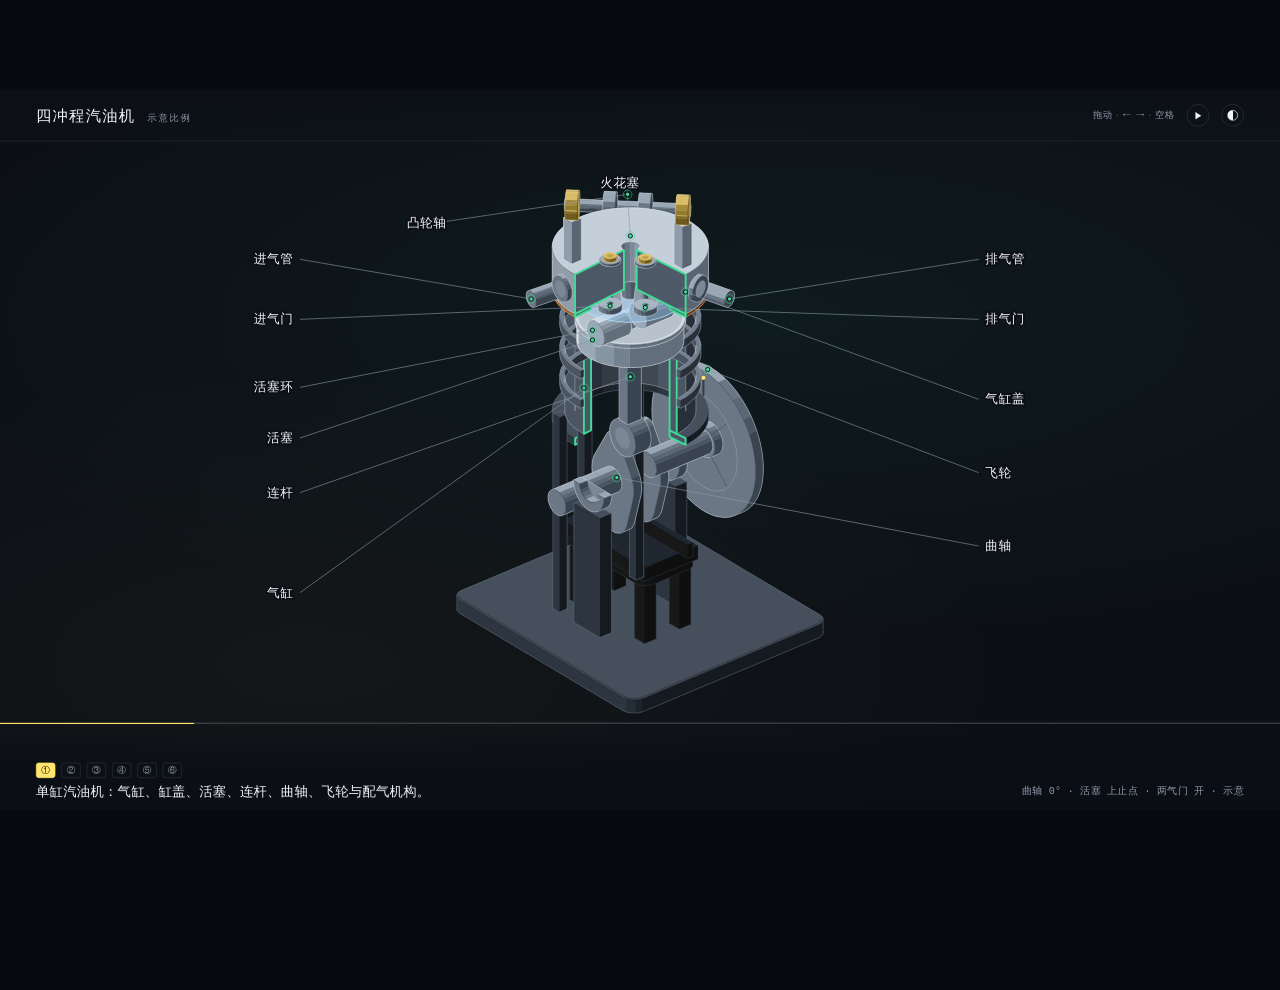
<file: figures/four-stroke-engine.html>
<!doctype html><html lang="zh-CN"><head><meta charset="utf-8"><meta name="viewport" content="width=device-width,initial-scale=1"><meta name="color-scheme" content="dark"><title>四冲程汽油机 · 示意</title><style>
.iso{
  --anatomy-page:#0b0b0b;--anatomy-card:#131313;--anatomy-text:#a3a3a3;--anatomy-strong:#e6e6e6;--anatomy-muted:#6e6e6e;
  --anatomy-paper:#131313;--anatomy-face:#1b1b1b;--anatomy-top:#1c1c1c;
  --anatomy-shade-0:#0f0f0f;--anatomy-shade-1:#121212;--anatomy-shade-2:#151515;--anatomy-shade-3:#181818;
  --anatomy-lit-top:#262626;--anatomy-lit-shade:#1d1d1d;
  --anatomy-hi:#d4d4d4;--anatomy-mid:#6a6a6a;--anatomy-lo:#3e3e3e;--anatomy-faint:#2a2a2a;--anatomy-lit:#ffffff;
  --anatomy-halo:#050505;--anatomy-halo-opacity:.9;--anatomy-dot:#e6e6e6;
  --anatomy-red:#ff6b6b;--anatomy-green:#6be0a0;--anatomy-blue:#6b9bff;
  --anatomy-weight:.6px;--anatomy-ease:cubic-bezier(.32,.72,0,1);
  --anatomy-mono:ui-monospace,"SF Mono",Menlo,Consolas,monospace;
  --anatomy-lift:inset 0 1px 0 0 #ffffff0a,inset 0 0 0 1px #ffffff06,0 0 0 1px #00000026,0 1px 1px -.5px #00000014,0 3px 3px -1.5px #00000014,0 6px 6px -3px #00000014,0 12px 12px -6px #00000014;
}
.iso[data-theme="light"]{
  --anatomy-page:#f2f2ef;--anatomy-card:#fbfbfa;--anatomy-text:#57575a;--anatomy-strong:#18181a;--anatomy-muted:#8c8c90;
  --anatomy-paper:#fbfbfa;--anatomy-face:#ffffff;--anatomy-top:#ffffff;
  --anatomy-shade-0:#dcdcd9;--anatomy-shade-1:#e5e5e2;--anatomy-shade-2:#ededea;--anatomy-shade-3:#f4f4f1;
  --anatomy-lit-top:#ffffff;--anatomy-lit-shade:#eeeeeb;
  --anatomy-hi:#26262a;--anatomy-mid:#8a8a8f;--anatomy-lo:#b4b4b8;--anatomy-faint:#d4d4d6;--anatomy-lit:#000000;
  --anatomy-halo:#8a8a80;--anatomy-halo-opacity:.32;--anatomy-dot:#3a3a3e;
  --anatomy-red:#e5484d;--anatomy-green:#30a46c;--anatomy-blue:#3e63dd;
  --anatomy-lift:inset 0 1px 0 0 #ffffff,0 0 0 1px #0000000f,0 1px 1px -.5px #0000000a,0 3px 3px -1.5px #0000000a,0 6px 6px -3px #0000000a,0 12px 12px -6px #0000000a;
}
.iso-svg{display:block;width:100%;height:auto;overflow:visible}
.iso-svg path,.iso-svg circle{vector-effect:non-scaling-stroke}
.iso-fill{fill:var(--anatomy-paper);stroke:none}
.iso-solid[data-lit]>.iso-fill{fill:var(--anatomy-face)}
.iso-shade,.iso-top{stroke:none}
.iso-shade[data-shade="0"]{fill:var(--anatomy-shade-0)}
.iso-shade[data-shade="1"]{fill:var(--anatomy-shade-1)}
.iso-shade[data-shade="2"]{fill:var(--anatomy-shade-2)}
.iso-shade[data-shade="3"]{fill:var(--anatomy-shade-3)}
.iso-top{fill:var(--anatomy-top)}
.iso-solid[data-lit]>.iso-top{fill:var(--anatomy-lit-top)}
.iso-solid[data-lit]>.iso-shade{fill:var(--anatomy-lit-shade)}
.iso-solid[data-seamless]>.iso-shade,.iso-solid[data-seamless]>.iso-top{stroke-width:.4;stroke-linejoin:round}
.iso-solid[data-seamless]>.iso-shade[data-shade="0"]{stroke:var(--anatomy-shade-0)}
.iso-solid[data-seamless]>.iso-shade[data-shade="1"]{stroke:var(--anatomy-shade-1)}
.iso-solid[data-seamless]>.iso-shade[data-shade="2"]{stroke:var(--anatomy-shade-2)}
.iso-solid[data-seamless]>.iso-shade[data-shade="3"]{stroke:var(--anatomy-shade-3)}
.iso-solid[data-seamless]>.iso-top{stroke:var(--anatomy-top)}
.iso-solid[data-seamless][data-lit]>.iso-top{stroke:var(--anatomy-lit-top)}
.iso-solid[data-seamless][data-lit]>.iso-shade{stroke:var(--anatomy-lit-shade)}
.iso-solid[data-lit]>.iso-edge{stroke:var(--anatomy-lit)}
.iso-halo{fill:var(--anatomy-halo);stroke:none;filter:blur(9px);opacity:var(--anatomy-halo-opacity);transform:translateY(3px)}
.iso-line{fill:none;stroke:var(--anatomy-lo);stroke-width:var(--anatomy-weight);stroke-linecap:round;stroke-linejoin:round}
.iso-line[data-tone="hi"]{stroke:var(--anatomy-hi)}
.iso-line[data-tone="mid"]{stroke:var(--anatomy-mid)}
.iso-line[data-tone="lo"]{stroke:var(--anatomy-lo)}
.iso-line[data-tone="faint"]{stroke:var(--anatomy-faint)}
.iso-line[data-tone="lit"]{stroke:var(--anatomy-lit)}
.iso-line[data-tone="red"]{stroke:var(--anatomy-red)}
.iso-line[data-tone="green"]{stroke:var(--anatomy-green)}
.iso-line[data-tone="blue"]{stroke:var(--anatomy-blue)}
.iso-line[data-dotted]{stroke-dasharray:.01 3.5;stroke-width:1}
.iso-line[data-dashed]{stroke-dasharray:3 3}
.iso-line[data-flow]{stroke-dasharray:2 6}
.iso-wire-end{fill:var(--anatomy-paper);stroke:var(--anatomy-lo);stroke-width:var(--anatomy-weight)}
.iso-wire[data-tone="hi"] .iso-wire-end{stroke:var(--anatomy-hi)}
.iso-wire[data-tone="mid"] .iso-wire-end{stroke:var(--anatomy-mid)}
.iso-wire[data-tone="faint"] .iso-wire-end{stroke:var(--anatomy-faint)}
.iso-wire[data-tone="lit"] .iso-wire-end{stroke:var(--anatomy-lit)}
.iso-dots circle{fill:var(--anatomy-dot);stroke:none;opacity:.32}
.iso-dots[data-tone="hi"] circle{opacity:.85}
.iso-dots[data-tone="mid"] circle{opacity:.45}
.iso-dots[data-tone="lo"] circle{opacity:.22}
.iso-dots[data-tone="faint"] circle{opacity:.12}
.iso-face-text{fill:var(--anatomy-mid);font-family:var(--anatomy-mono);letter-spacing:.04em}
.iso-face-text[data-tone="hi"]{fill:var(--anatomy-hi)}
.iso-face-text[data-tone="lo"]{fill:var(--anatomy-lo)}
.iso-face-text[data-tone="faint"]{fill:var(--anatomy-faint)}
.tb-body{fill:var(--anatomy-shade-2);stroke:none}
.tb-shine{fill:var(--anatomy-top);stroke:none}
.tb-shade{fill:var(--anatomy-shade-0);stroke:none}
.tb-ring{fill:none;stroke:var(--anatomy-lo);stroke-width:.45;stroke-linecap:butt;stroke-linejoin:round}
.tb-ring[data-tone="mid"]{stroke:var(--anatomy-mid)}
.tb-ring[data-tone="faint"]{stroke:var(--anatomy-faint)}
.tb-ring[data-tone="hi"]{stroke:var(--anatomy-hi)}
@keyframes iso-flow{to{stroke-dashoffset:-32}}
@keyframes iso-pulse{0%,100%{opacity:.18}12%{opacity:1}40%{opacity:.18}}
.iso-line[data-flow]{animation:iso-flow 1600ms linear infinite}
.iso-dots circle[data-pulse]{animation:iso-pulse 1600ms steps(1,end) infinite;animation-delay:var(--pulse-at,0ms)}
.iso-figure{margin:32px 0 36px}
.iso-plate{position:relative;padding:52px 24px;border-radius:0;background:var(--anatomy-card);box-shadow:0 0 0 1px var(--anatomy-mid);--anatomy-paper:var(--anatomy-card)}
.iso-plate-corners{position:absolute;inset:18px 20px;pointer-events:none}
.iso-plate-corner{position:absolute;color:var(--anatomy-muted);font-family:var(--anatomy-mono);font-size:10.5px;line-height:1;letter-spacing:.04em;white-space:nowrap}
.iso-plate-corner[data-corner="fig"]{top:0;left:0;color:var(--anatomy-text)}
.iso-plate-corner[data-corner="title"]{top:0;right:0;text-transform:uppercase;letter-spacing:.1em}
.iso-plate-corner[data-corner="hint"]{bottom:0;left:0;text-transform:uppercase;letter-spacing:.1em}
.iso-plate-corner[data-corner="readout"]{right:0;bottom:0;color:var(--anatomy-text);font-variant-numeric:tabular-nums}
.iso-plate .iso-svg{margin:0 auto}
.iso-legend{display:grid;gap:8px;margin-top:12px;color:var(--anatomy-muted);font-size:13px;line-height:1.55}
.iso-keys{display:flex;flex-wrap:wrap;gap:6px 18px}
.iso-key{display:inline-flex;align-items:center;gap:7px}
.iso-swatch{width:16px;height:10px;flex:none;overflow:visible}
.iso-swatch path{fill:none;stroke:var(--anatomy-hi);stroke-width:1;vector-effect:non-scaling-stroke;stroke-linejoin:round;stroke-linecap:round}
.iso-swatch[data-mark="raised"] path,.iso-swatch[data-mark="flat"] path{stroke:var(--anatomy-mid)}
.iso-swatch[data-mark="lit"] path{stroke:var(--anatomy-lit)}
.iso-swatch[data-mark="dim"] path{stroke:var(--anatomy-lo)}
.iso-swatch[data-mark="dotted"] path{stroke-dasharray:.01 3;stroke-width:1.4}
.iso-swatch[data-mark="dashed"] path{stroke-dasharray:3 2.5}
.iso-swatch[data-mark="red"] path{stroke:var(--anatomy-red)}
.iso-swatch[data-mark="green"] path{stroke:var(--anatomy-green)}
.iso-swatch[data-mark="blue"] path{stroke:var(--anatomy-blue)}
.iso-swatch-crease{stroke:var(--anatomy-lo)!important}
@media (max-width:560px){.iso-plate{padding:48px 12px 70px}.iso-plate-corner[data-corner="hint"]{bottom:18px}}
@media (prefers-reduced-motion:reduce){.iso-line[data-flow],.iso-dots circle[data-pulse]{animation:none}}

.fs-stage{
  --fs-page:#0c1016;--fs-panel:rgba(11,15,21,.92);--fs-text:#f2f5f8;--fs-muted:#8d9aa9;
  --fs-rule:rgba(255,255,255,.14);--fs-accent:#ffe56b;--fs-hint:#3ddc97;--fs-halo:#0c1016;--fs-cut:#4d5866;
  position:relative;width:1920px;height:1080px;overflow:hidden;background:var(--fs-page);color:var(--fs-text);
  font-family:"Noto Sans CJK SC","WenQuanYi Zen Hei","Source Han Sans SC","Microsoft YaHei",sans-serif;
}
.fs-stage::before{content:"";position:absolute;inset:0;pointer-events:none;background:
  radial-gradient(120% 78% at 60% 32%,rgba(61,220,151,.055),transparent 58%),
  radial-gradient(80% 60% at 24% 80%,rgba(255,229,107,.035),transparent 70%)}
.fs-svg{position:absolute;inset:0;width:100%;height:100%;display:block}
.fs-svg text{font-family:"Noto Sans CJK SC","WenQuanYi Zen Hei","Source Han Sans SC",sans-serif}
body[data-theme="light"] .fs-stage{
  --fs-page:#f1eee7;--fs-panel:rgba(250,248,243,.94);--fs-text:#1b1d1f;--fs-muted:#616771;
  --fs-rule:rgba(27,29,31,.16);--fs-accent:#a67c00;--fs-hint:#147a4d;--fs-halo:#f1eee7;--fs-cut:#aeb6b8;background:var(--fs-page);
}
body[data-theme="light"] .fs-stage::before{background:
  radial-gradient(120% 78% at 60% 32%,rgba(20,122,77,.06),transparent 58%),
  radial-gradient(80% 60% at 24% 80%,rgba(166,124,0,.06),transparent 70%)}
.fs-top{position:absolute;left:0;right:0;top:0;height:76px;display:flex;align-items:center;justify-content:space-between;
  padding:0 54px;border-bottom:1px solid var(--fs-rule);
  background:linear-gradient(180deg,rgba(12,16,22,.94),rgba(12,16,22,.4),transparent);z-index:4}
body[data-theme="light"] .fs-top{background:linear-gradient(180deg,rgba(241,238,231,.97),rgba(241,238,231,.5),transparent)}
.fs-brand{display:flex;align-items:baseline;gap:18px}
.fs-brand b{font-size:23px;font-weight:650;letter-spacing:.08em}
.fs-brand span{font-size:14px;letter-spacing:.18em;color:var(--fs-muted)}
.fs-topright{display:flex;align-items:center;gap:18px}
.fs-hint{font-size:14px;letter-spacing:.06em;color:var(--fs-muted)}
.fs-tool{width:34px;height:34px;border-radius:50%;border:1px solid var(--fs-rule);background:transparent;color:var(--fs-text);
  display:grid;place-items:center;cursor:pointer;font-size:13px;line-height:1;padding:0}
.fs-tool:hover{border-color:var(--fs-accent);color:var(--fs-accent)}
.fs-tool:focus-visible{outline:2px solid var(--fs-accent);outline-offset:2px}
.fs-theme i{width:14px;height:14px;border-radius:50%;border:1.5px solid currentColor;background:linear-gradient(90deg,currentColor 50%,transparent 50%)}
body[data-theme="light"] .fs-theme i{background:currentColor}
.fs-bottom{position:absolute;left:0;right:0;bottom:0;height:100px;display:flex;align-items:flex-end;justify-content:space-between;
  gap:36px;padding:16px 54px 14px;border-top:1px solid var(--fs-rule);
  background:linear-gradient(0deg,rgba(10,14,20,.96),rgba(10,14,20,.64) 62%,transparent);z-index:4}
body[data-theme="light"] .fs-bottom{background:linear-gradient(0deg,rgba(241,238,231,.98),rgba(241,238,231,.72) 62%,transparent)}
.fs-left{min-width:0;flex:1 1 auto}
.fs-steps{display:flex;align-items:center;gap:9px;margin-bottom:8px}
.fs-step{height:23px;min-width:28px;padding:0 7px;border:1px solid var(--fs-rule);border-radius:4px;background:transparent;
  color:var(--fs-muted);font-size:13px;line-height:1;cursor:pointer;font-family:inherit}
.fs-step[data-on="1"]{border-color:var(--fs-accent);color:var(--fs-page);background:var(--fs-accent);font-weight:700}
.fs-step:hover{border-color:var(--fs-accent);color:var(--fs-accent)}
.fs-step[data-on="1"]:hover{color:var(--fs-page)}
.fs-note{font-size:20px;line-height:1.3;letter-spacing:.02em;color:var(--fs-text);white-space:nowrap;overflow:hidden;text-overflow:ellipsis;max-width:1280px}
.fs-readout{font-family:"JetBrains Mono","SF Mono",ui-monospace,Menlo,Consolas,monospace;font-size:15px;line-height:1.5;
  letter-spacing:.03em;color:var(--fs-muted);text-align:right;white-space:nowrap;padding-bottom:2px;flex:none}
.fs-progress{position:absolute;left:0;right:0;top:-1px;height:2px;background:var(--fs-rule);overflow:hidden}
.fs-progress i{display:block;height:100%;width:0;background:var(--fs-accent)}
.fs-progress b{position:absolute;top:0;width:1px;height:100%;background:var(--fs-rule)}
.fs-progress b[data-on="1"]{background:var(--fs-accent)}
.fs-vidtitle,.fs-sub,.fs-vid-mark{display:none}
.fs-stage.fs-video,
body[data-theme="light"] .fs-stage.fs-video{background:#0c1016}
.fs-stage.fs-video::before{display:none}
.fs-stage.fs-video .fs-brand,
.fs-stage.fs-video .fs-topright,
.fs-stage.fs-video .fs-steps,
.fs-stage.fs-video .fs-note,
.fs-stage.fs-video .fs-readout,
.fs-stage.fs-video .fs-progress,
.fs-stage.fs-video .fs-tool{display:none!important}
.fs-stage.fs-video .fs-top{height:88px;padding:0 50px;background:#0c1016;border-bottom:1px solid rgba(255,255,255,.14)}
.fs-stage.fs-video .fs-vid-mark{display:block;position:absolute;right:50px;top:36px;font-size:18px;letter-spacing:.12em;color:#9aa6b4}
.fs-stage.fs-video .fs-vidtitle{display:flex;align-items:center;height:88px;margin:0;
  font-size:40px;font-weight:700;letter-spacing:.08em;color:#fff;border-left:8px solid #3DDC97;padding-left:18px}
.fs-stage.fs-video .fs-bottom{height:116px;padding:0 64px;justify-content:center;align-items:center;
  background:#0c1016;border-top:1px solid rgba(255,255,255,.14)}
.fs-stage.fs-video .fs-sub{display:flex;align-items:center;justify-content:center;width:100%;margin:0;
  font-size:27px;line-height:1.4;color:#fff;text-align:center}
body[data-theme="light"] .fs-stage.fs-video{
  --fs-halo:#0c1016;--fs-text:#f2f5f8;--fs-muted:#9aa6b4;
  --fs-hint:#3ddc97;--fs-accent:#ffe56b;
  --fs-panel:rgba(11,15,21,.92);--fs-rule:rgba(255,255,255,.14);--fs-cut:#4d5866;
}
.fs-label{fill:var(--fs-text);font-size:19px;font-weight:600;letter-spacing:.04em;
  paint-order:stroke;stroke:var(--fs-halo);stroke-width:6px;stroke-linejoin:round}
.fs-label-dot{fill:var(--fs-hint);stroke:var(--fs-halo);stroke-width:1.4}
.fs-label-ring{fill:none;stroke:var(--fs-hint);stroke-width:1.1;opacity:.7}
.fs-leader{fill:none;stroke:var(--fs-muted);stroke-width:1.15;opacity:.78}
.fs-cut-face{fill:var(--fs-cut);fill-opacity:.96;stroke:#3ddc97;stroke-width:2.8;stroke-linejoin:round;stroke-linecap:round}
.fs-section-thin{fill:none;stroke:#3ddc97;stroke-width:1.7;stroke-linejoin:round;stroke-linecap:round;opacity:.9}
.fs-spring{stroke:var(--anatomy-mid);stroke-width:1.05}
.fs-spring-seat{fill:none;stroke:var(--anatomy-lo);stroke-width:1;opacity:.9}
.fs-fly-ring{fill:none;stroke:var(--fs-muted);stroke-width:1.3;opacity:.8}
.fs-fly-spoke{stroke:var(--fs-muted);stroke-width:1.2;opacity:.55}
.fs-fly-mark{stroke:var(--fs-accent);stroke-width:3.2;stroke-linecap:round}
.fs-fly-mark-dot{fill:var(--fs-accent)}
.fs-gas .iso-fill{fill:var(--fs-gas);fill-opacity:var(--fs-gas-alpha)}
.fs-gas .iso-shade{fill:var(--fs-gas);fill-opacity:calc(var(--fs-gas-alpha) * .8)}
.fs-gas .iso-top{fill:var(--fs-gas);fill-opacity:calc(var(--fs-gas-alpha) * .55)}
.fs-gas .iso-edge{stroke:var(--fs-gas-edge);stroke-width:1.2;opacity:.85}
.fs-gas .iso-crease{stroke:var(--fs-gas-edge);opacity:.4}
.fs-flow circle{fill:var(--fs-flow);opacity:var(--fs-flow-alpha)}
.fs-badge-bg{fill:var(--fs-panel);stroke:var(--fs-rule);stroke-width:1}
.fs-badge-t{fill:var(--fs-accent);font-size:25px;font-weight:700;letter-spacing:.06em}
.fs-badge-s{fill:var(--fs-muted);font-size:14px;letter-spacing:.06em}
.fs-sum-bg{fill:var(--fs-panel);stroke:var(--fs-rule);stroke-width:1}
.fs-sum-title{fill:var(--fs-hint);font-size:18px;font-weight:600;letter-spacing:.16em}
.fs-sum-v{fill:var(--fs-accent);font-size:40px;font-weight:700;font-variant-numeric:tabular-nums}
.fs-sum-l{fill:var(--fs-text);font-size:18px;letter-spacing:.04em}
.fs-sum-note{fill:var(--fs-muted);font-size:15px;letter-spacing:.04em}
.fs-spark{stroke:#ffe56b;stroke-width:2.2;stroke-linecap:round;fill:none}
.fs-spark-dot{fill:#fff6c8}
.fs-ignite{fill:var(--fs-accent);font-size:18px;font-weight:700;letter-spacing:.1em;
  paint-order:stroke;stroke:var(--fs-halo);stroke-width:5px}
.fs-title-mark{fill:var(--fs-hint);font-size:13px;letter-spacing:.18em}

.fs-steel{--anatomy-paper:#7b8795;--anatomy-face:#8894a2;--anatomy-top:#9aa7b5;
  --anatomy-shade-0:#3a4450;--anatomy-shade-1:#4a5562;--anatomy-shade-2:#5b6774;--anatomy-shade-3:#6b7785;
  --anatomy-hi:#e8f0f8;--anatomy-mid:#8894a2;--anatomy-lo:#4a5562;--anatomy-faint:#2c353f}
.fs-alu{--anatomy-paper:#a8b4c0;--anatomy-face:#b5c0cb;--anatomy-top:#c5cfd9;
  --anatomy-shade-0:#596573;--anatomy-shade-1:#6b7886;--anatomy-shade-2:#7d8a98;--anatomy-shade-3:#919dab;
  --anatomy-hi:#f2f8ff;--anatomy-mid:#b5c0cb;--anatomy-lo:#6b7886;--anatomy-faint:#3e4a56}
.fs-iron{--anatomy-paper:#596470;--anatomy-face:#646f7c;--anatomy-top:#727e8c;
  --anatomy-shade-0:#282f38;--anatomy-shade-1:#333b45;--anatomy-shade-2:#3f4853;--anatomy-shade-3:#4c5662;
  --anatomy-hi:#b9c6d3;--anatomy-mid:#646f7c;--anatomy-lo:#333b45;--anatomy-faint:#1d232a}
.fs-dark{--anatomy-paper:#333b45;--anatomy-face:#3b444f;--anatomy-top:#46505c;
  --anatomy-shade-0:#151a20;--anatomy-shade-1:#1d232a;--anatomy-shade-2:#252d36;--anatomy-shade-3:#2d3640;
  --anatomy-hi:#738292;--anatomy-mid:#3b444f;--anatomy-lo:#1d232a;--anatomy-faint:#101419}
.fs-sump{--anatomy-paper:#141a21;--anatomy-face:#192028;--anatomy-top:#1e262f;
  --anatomy-hi:#33404d;--anatomy-faint:#0a0d11}
.fs-copper{--anatomy-paper:#b9783f;--anatomy-face:#c8864b;--anatomy-top:#d79757;
  --anatomy-shade-0:#6b3e1c;--anatomy-shade-1:#7d4a24;--anatomy-shade-2:#8f582d;--anatomy-shade-3:#a26636;
  --anatomy-hi:#f3c48c;--anatomy-mid:#c8864b;--anatomy-lo:#7d4a24;--anatomy-faint:#4f2c13}
.fs-brass{--anatomy-paper:#c1a04a;--anatomy-face:#cdae58;--anatomy-top:#d9bd6a;
  --anatomy-shade-0:#6f5a1e;--anatomy-shade-1:#806927;--anatomy-shade-2:#927b31;--anatomy-shade-3:#a58c3b;
  --anatomy-hi:#f8e7a6;--anatomy-mid:#cdae58;--anatomy-lo:#806927;--anatomy-faint:#544212}
.fs-rubber{--anatomy-paper:#242a31;--anatomy-face:#2b323a;--anatomy-top:#333b44;
  --anatomy-shade-0:#0c1014;--anatomy-shade-1:#12171c;--anatomy-shade-2:#181e24;--anatomy-shade-3:#1f262d;
  --anatomy-hi:#59636e;--anatomy-mid:#2b323a;--anatomy-lo:#12171c;--anatomy-faint:#080a0d}
.fs-piston{--anatomy-paper:#b7c2cd;--anatomy-face:#c3cdd7;--anatomy-top:#d2dbe4;
  --anatomy-shade-0:#626e7b;--anatomy-shade-1:#74818e;--anatomy-shade-2:#8794a1;--anatomy-shade-3:#9ba8b5;
  --anatomy-hi:#ffffff;--anatomy-mid:#c3cdd7;--anatomy-lo:#74818e;--anatomy-faint:#46515d}
.fs-valve{--anatomy-paper:#8e9aa8;--anatomy-face:#9aa6b4;--anatomy-top:#aab6c4;
  --anatomy-shade-0:#414b57;--anatomy-shade-1:#515d6a;--anatomy-shade-2:#626f7c;--anatomy-shade-3:#74808e;
  --anatomy-hi:#eef5fc;--anatomy-mid:#9aa6b4;--anatomy-lo:#515d6a;--anatomy-faint:#303942}
body[data-theme="light"] .fs-steel{--anatomy-paper:#9aa5b1;--anatomy-face:#a7b2bd;--anatomy-top:#b8c2cc;
  --anatomy-shade-0:#6d7884;--anatomy-shade-1:#7d8894;--anatomy-shade-2:#8d98a4;--anatomy-shade-3:#9da8b4;
  --anatomy-hi:#39424c;--anatomy-mid:#7d8894;--anatomy-lo:#a7b2bd;--anatomy-faint:#c2cbd3}
body[data-theme="light"] .fs-alu{--anatomy-paper:#c3ccd5;--anatomy-face:#ced6de;--anatomy-top:#dde4eb;
  --anatomy-shade-0:#8b96a1;--anatomy-shade-1:#9ba6b1;--anatomy-shade-2:#abb6c1;--anatomy-shade-3:#bbc6d1;
  --anatomy-hi:#3a434d;--anatomy-mid:#9ba6b1;--anatomy-lo:#ced6de;--anatomy-faint:#e4e9ee}
body[data-theme="light"] .fs-iron{--anatomy-paper:#7b8794;--anatomy-face:#8793a0;--anatomy-top:#98a4b1;
  --anatomy-shade-0:#5f6a76;--anatomy-shade-1:#6f7a86;--anatomy-shade-2:#7f8a96;--anatomy-shade-3:#8f9aa6;
  --anatomy-hi:#2f3740;--anatomy-mid:#6f7a86;--anatomy-lo:#96a1ad;--anatomy-faint:#b4bdc6}
body[data-theme="light"] .fs-dark{--anatomy-paper:#6a7480;--anatomy-face:#737e8a;--anatomy-top:#7f8a96;
  --anatomy-shade-0:#404a55;--anatomy-shade-1:#4c5662;--anatomy-shade-2:#58626e;--anatomy-shade-3:#646e7a;
  --anatomy-hi:#222a32;--anatomy-mid:#4c5662;--anatomy-lo:#737e8a;--anatomy-faint:#99a3ae}
body[data-theme="light"] .fs-sump{--anatomy-paper:#a49b8c;--anatomy-face:#aea595;--anatomy-top:#b8af9f;
  --anatomy-hi:#655e52;--anatomy-faint:#cbc3b4}
body[data-theme="light"] .fs-copper{--anatomy-paper:#c08a55;--anatomy-face:#cb9662;--anatomy-top:#d7a471;
  --anatomy-shade-0:#8a5a2e;--anatomy-shade-1:#9a6838;--anatomy-shade-2:#aa7642;--anatomy-shade-3:#ba844d;
  --anatomy-hi:#6b3f17;--anatomy-mid:#9a6838;--anatomy-lo:#cb9662;--anatomy-faint:#e0b98b}
body[data-theme="light"] .fs-brass{--anatomy-paper:#c2a95f;--anatomy-face:#cdb56b;--anatomy-top:#d9c27a;
  --anatomy-shade-0:#8a7430;--anatomy-shade-1:#9a843a;--anatomy-shade-2:#aa9444;--anatomy-shade-3:#baa44e;
  --anatomy-hi:#5e4d17;--anatomy-mid:#9a843a;--anatomy-lo:#cdb56b;--anatomy-faint:#e6d49a}
body[data-theme="light"] .fs-rubber{--anatomy-paper:#565e68;--anatomy-face:#606973;--anatomy-top:#6c7580;
  --anatomy-shade-0:#2f363e;--anatomy-shade-1:#3a424a;--anatomy-shade-2:#454e57;--anatomy-shade-3:#505a63;
  --anatomy-hi:#1a1f24;--anatomy-mid:#3a424a;--anatomy-lo:#606973;--anatomy-faint:#858e98}
body[data-theme="light"] .fs-piston{--anatomy-paper:#c9d2db;--anatomy-face:#d4dce4;--anatomy-top:#e2e9ef;
  --anatomy-shade-0:#8d99a6;--anatomy-shade-1:#9da9b6;--anatomy-shade-2:#adb9c6;--anatomy-shade-3:#bdc9d6;
  --anatomy-hi:#4a5561;--anatomy-mid:#9da9b6;--anatomy-lo:#d4dce4;--anatomy-faint:#e9eef3}
body[data-theme="light"] .fs-valve{--anatomy-paper:#aeb9c5;--anatomy-face:#b9c4d0;--anatomy-top:#c8d2dd;
  --anatomy-shade-0:#7b8794;--anatomy-shade-1:#8b97a4;--anatomy-shade-2:#9ba7b4;--anatomy-shade-3:#abb7c4;
  --anatomy-hi:#3d4751;--anatomy-mid:#8b97a4;--anatomy-lo:#b9c4d0;--anatomy-faint:#d7dfe7}

html,body{margin:0;width:100%;height:100%;overflow:hidden;background:#070a0e}
body{display:flex;align-items:center;justify-content:center}
body[data-theme="dark"]{color-scheme:dark}body[data-theme="light"]{color-scheme:light}
.fs-stage{flex:none;transform-origin:center center}
@media (prefers-reduced-motion:reduce){.fs-stage *{animation:none!important;transition:none!important}}
</style></head><body class="iso" data-theme="dark"><div class="fs-stage" tabindex="0" role="group" aria-label="四冲程汽油机剖面。拖动或按左右方向键推进时间，按 1 到 6 跳到某个冲程，空格播放或暂停。">
<svg xmlns="http://www.w3.org/2000/svg" class="iso-svg fs-svg" viewBox="0 0 1920 1080" role="img" aria-label="单缸四冲程汽油机的剖面示意：气缸剖开四分之一，活塞、连杆、曲轴、飞轮、气门与凸轮联动，演示吸气、压缩、做功、排气四个冲程。"><g class="fs-part" data-part="base"><g class="iso-solid fs-dark"><path class="iso-fill" d="M685.3 759.5L685.3 757.7L685.9 755.9L687.1 754.2L688.7 752.7L690.8 751.2L693.4 750L954.2 640.5L957.1 639.5L960.3 638.7L963.7 638.2L967.2 637.9L970.8 637.9L974.3 638.2L977.7 638.8L980.9 639.6L983.7 640.7L986.2 641.9L1229.4 786.9L1231.5 788.3L1233.1 789.9L1234.2 791.6L1234.7 793.4L1234.7 813L1234.7 814.8L1234.1 816.6L1232.9 818.2L1231.3 819.8L1229.2 821.3L1226.6 822.5L965.8 932L962.9 933L959.7 933.8L956.3 934.3L952.8 934.6L949.2 934.6L945.7 934.3L942.3 933.7L939.1 932.9L936.3 931.8L933.8 930.6L690.6 785.6L688.5 784.2L686.9 782.6L685.8 780.9L685.3 779.1Z"/><path class="iso-shade" data-shade="0" d="M1234.7 813L1234.7 814.8L1234.7 795.1L1234.7 793.4ZM1234.7 814.8L1234.1 816.6L1234.1 796.9L1234.7 795.1ZM1234.1 816.6L1232.9 818.2L1232.9 798.6L1234.1 796.9ZM1232.9 818.2L1231.3 819.8L1231.3 800.2L1232.9 798.6ZM1231.3 819.8L1229.2 821.3L1229.2 801.6L1231.3 800.2ZM1229.2 821.3L1226.6 822.5L1226.6 802.8L1229.2 801.6ZM1226.6 822.5L965.8 932L965.8 912.3L1226.6 802.8ZM965.8 932L962.9 933L962.9 913.3L965.8 912.3Z"/><path class="iso-shade" data-shade="1" d="M962.9 933L959.7 933.8L959.7 914.1L962.9 913.3ZM959.7 933.8L956.3 934.3L956.3 914.7L959.7 914.1ZM956.3 934.3L952.8 934.6L952.8 914.9L956.3 914.7Z"/><path class="iso-shade" data-shade="2" d="M952.8 934.6L949.2 934.6L949.2 914.9L952.8 914.9ZM949.2 934.6L945.7 934.3L945.7 914.6L949.2 914.9ZM945.7 934.3L942.3 933.7L942.3 914L945.7 914.6ZM942.3 933.7L939.1 932.9L939.1 913.2L942.3 914Z"/><path class="iso-shade" data-shade="3" d="M939.1 932.9L936.3 931.8L936.3 912.2L939.1 913.2ZM936.3 931.8L933.8 930.6L933.8 910.9L936.3 912.2ZM933.8 930.6L690.6 785.6L690.6 766L933.8 910.9ZM690.6 785.6L688.5 784.2L688.5 764.5L690.6 766ZM688.5 784.2L686.9 782.6L686.9 762.9L688.5 764.5ZM686.9 782.6L685.8 780.9L685.8 761.2L686.9 762.9ZM685.8 780.9L685.3 779.1L685.3 759.5L685.8 761.2Z"/><path class="iso-top" d="M1229.4 786.9L1231.5 788.3L1233.1 789.9L1234.2 791.6L1234.7 793.4L1234.7 795.1L1234.1 796.9L1232.9 798.6L1231.3 800.2L1229.2 801.6L1226.6 802.8L965.8 912.3L962.9 913.3L959.7 914.1L956.3 914.7L952.8 914.9L949.2 914.9L945.7 914.6L942.3 914L939.1 913.2L936.3 912.2L933.8 910.9L690.6 766L688.5 764.5L686.9 762.9L685.8 761.2L685.3 759.5L685.3 757.7L685.9 755.9L687.1 754.2L688.7 752.7L690.8 751.2L693.4 750L954.2 640.5L957.1 639.5L960.3 638.7L963.7 638.2L967.2 637.9L970.8 637.9L974.3 638.2L977.7 638.8L980.9 639.6L983.7 640.7L986.2 641.9Z"/><path class="iso-line iso-crease" data-tone="faint" d="M1234.7 793.4L1234.7 795.1L1234.1 796.9L1232.9 798.6L1231.3 800.2L1229.2 801.6L1226.6 802.8L965.8 912.3L962.9 913.3L959.7 914.1L956.3 914.7L952.8 914.9L949.2 914.9L945.7 914.6L942.3 914L939.1 913.2L936.3 912.2L933.8 910.9L690.6 766L688.5 764.5L686.9 762.9L685.8 761.2L685.3 759.5"/><path class="iso-line iso-bevel" data-tone="faint" d="M1234.7 793.4L1230.9 795L1230.4 796.4L1229.5 797.8L1228.1 799.2L1226.3 800.4L1224.1 801.4L963.5 910.8L960.9 911.7L958.3 912.4L955.4 912.8L952.5 913L949.5 913L946.6 912.8L943.8 912.3L941.1 911.6L938.8 910.7L936.6 909.6L693.6 764.8L691.7 763.5L690.4 762.2L689.5 760.8L685.3 759.5"/><path class="iso-line iso-edge" data-tone="hi" d="M685.3 759.5L685.3 757.7L685.9 755.9L687.1 754.2L688.7 752.7L690.8 751.2L693.4 750L954.2 640.5L957.1 639.5L960.3 638.7L963.7 638.2L967.2 637.9L970.8 637.9L974.3 638.2L977.7 638.8L980.9 639.6L983.7 640.7L986.2 641.9L1229.4 786.9L1231.5 788.3L1233.1 789.9L1234.2 791.6L1234.7 793.4M1234.7 813L1234.7 814.8L1234.1 816.6L1232.9 818.2L1231.3 819.8L1229.2 821.3L1226.6 822.5L965.8 932L962.9 933L959.7 933.8L956.3 934.3L952.8 934.6L949.2 934.6L945.7 934.3L942.3 933.7L939.1 932.9L936.3 931.8L933.8 930.6L690.6 785.6L688.5 784.2L686.9 782.6L685.8 780.9L685.3 779.1M1234.7 793.4L1234.7 813M685.3 759.5L685.3 779.1"/></g></g><g class="fs-part" data-part="flywheel"></g><g class="fs-part" data-part="bearing-far"><g class="iso-solid fs-dark"><path class="iso-fill" d="M991.3 564.9L1030.2 588.1L1012.8 595.4L973.9 572.2ZM991.3 743.5L1030.2 766.7L1012.8 774L973.9 750.8ZM1030.2 766.7L1012.8 774L1012.8 595.4L1030.2 588.1ZM1012.8 774L973.9 750.8L973.9 572.2L1012.8 595.4Z"/><path class="iso-shade" data-shade="0" d="M1030.2 766.7L1012.8 774L1012.8 595.4L1030.2 588.1Z"/><path class="iso-shade" data-shade="3" d="M1012.8 774L973.9 750.8L973.9 572.2L1012.8 595.4Z"/><path class="iso-top" d="M991.3 564.9L1030.2 588.1L1012.8 595.4L973.9 572.2Z"/><path class="iso-line iso-crease" data-tone="faint" d="M1030.2 588.1L1012.8 595.4L973.9 572.2"/><path class="iso-line iso-edge" data-tone="hi" d="M973.9 572.2L991.3 564.9L1030.2 588.1M1030.2 766.7L1012.8 774L973.9 750.8M1030.2 588.1L1030.2 766.7M973.9 572.2L973.9 750.8"/></g><g class="iso-solid fs-steel"><path class="iso-fill" d="M973.1 537.7L984.7 532.9L1030.9 560.4L1030.9 562.8L1030.6 565.1L1030.3 567.3L1029.8 569.3L1029.2 571.3L1028.4 573L1027.5 574.6L1026.5 576.1L1025.4 577.3L1024.2 578.4L1022.8 579.2L1021.4 579.9L1009.8 584.8L1008.3 585.2L1006.7 585.5L1005.1 585.5L1003.4 585.3L1001.6 585L999.8 584.4L998 583.6L996.2 582.6L994.4 581.4L992.6 580.1L990.8 578.5L989.1 576.8L987.4 575L985.7 573L984.2 570.8L982.7 568.6L981.2 566.2L979.9 563.8L978.7 561.2L977.5 558.6L976.5 556L975.6 553.4L974.9 550.7L974.3 548L973.8 545.4L973.4 542.8L973.2 540.2Z"/><path class="iso-shade" data-shade="0" d="M1021.4 579.9L1022.8 579.2L1011.2 584.1L1009.8 584.8ZM1022.8 579.2L1024.2 578.4L1012.6 583.2L1011.2 584.1ZM1024.2 578.4L1025.4 577.3L1013.8 582.2L1012.6 583.2ZM1025.4 577.3L1026.5 576.1L1014.9 580.9L1013.8 582.2ZM1026.5 576.1L1027.5 574.6L1015.9 579.5L1014.9 580.9ZM1027.5 574.6L1028.4 573L1016.8 577.9L1015.9 579.5ZM1028.4 573L1029.2 571.3L1017.6 576.1L1016.8 577.9ZM1029.2 571.3L1029.8 569.3L1018.2 574.2L1017.6 576.1ZM1029.8 569.3L1030.3 567.3L1018.7 572.1L1018.2 574.2ZM1030.3 567.3L1030.6 565.1L1019.1 570L1018.7 572.1ZM1030.6 565.1L1030.9 562.8L1019.3 567.7L1019.1 570ZM1030.9 562.8L1030.9 560.4L1019.3 565.3L1019.3 567.7ZM995.9 547.7L995.4 546.2L983.8 551L984.3 552.6ZM995.4 546.2L995 544.6L983.5 549.5L983.8 551ZM995 544.6L994.8 543.1L983.2 547.9L983.5 549.5ZM994.8 543.1L994.6 541.5L983 546.4L983.2 547.9ZM994.6 541.5L994.4 540.1L982.8 544.9L983 546.4ZM994.4 540.1L994.4 538.6L982.8 543.5L982.8 544.9Z"/><path class="iso-shade" data-shade="1" d="M997.6 552.3L997 550.8L985.4 555.6L986 557.2ZM997 550.8L996.4 549.3L984.8 554.1L985.4 555.6ZM996.4 549.3L995.9 547.7L984.3 552.6L984.8 554.1Z"/><path class="iso-shade" data-shade="2" d="M1000.8 557.9L999.9 556.6L988.3 561.4L989.2 562.7ZM999.9 556.6L999.1 555.2L987.5 560.1L988.3 561.4ZM999.1 555.2L998.3 553.8L986.7 558.6L987.5 560.1ZM998.3 553.8L997.6 552.3L986 557.2L986.7 558.6Z"/><path class="iso-shade" data-shade="3" d="M1003.7 561.4L1002.7 560.3L991.1 565.1L992.1 566.2ZM1002.7 560.3L1001.7 559.1L990.1 564L991.1 565.1ZM1001.7 559.1L1000.8 557.9L989.2 562.7L990.1 564ZM973.1 537.7L973.2 540.2L973.4 542.8L973.8 545.4L974.3 548L974.9 550.7L975.6 553.4L976.5 556L977.5 558.6L978.7 561.2L979.9 563.8L981.2 566.2L982.7 568.6L984.2 570.8L985.7 573L987.4 575L989.1 576.8L990.8 578.5L992.6 580.1L994.4 581.4L996.2 582.6L998 583.6L999.8 584.4L1001.6 585L1003.4 585.3L1005.1 585.5L1006.7 585.5L1008.3 585.2L1009.8 584.8L1011.2 584.1L1012.6 583.2L1013.8 582.2L1014.9 580.9L1015.9 579.5L1016.8 577.9L1017.6 576.1L1018.2 574.2L1018.7 572.1L1019.1 570L1019.3 567.7L1019.3 565.3L1009.7 559.5L1009.6 560.9L1009.5 562.2L1009.3 563.5L1009 564.7L1008.6 565.8L1008.2 566.8L1007.7 567.8L1007.1 568.6L1006.5 569.3L1005.7 570L1005 570.5L1004.1 570.8L1003.3 571.1L1002.3 571.3L1001.4 571.3L1000.4 571.2L999.4 571L998.3 570.6L997.3 570.2L996.2 569.6L995.2 568.9L994.1 568.1L993.1 567.2L992.1 566.2L991.1 565.1L990.1 564L989.2 562.7L988.3 561.4L987.5 560.1L986.7 558.6L986 557.2L985.4 555.6L984.8 554.1L984.3 552.6L983.8 551L983.5 549.5L983.2 547.9L983 546.4L982.8 544.9L982.8 543.5Z"/><path class="iso-top" d="M1030.9 560.4L1021.3 554.6L1009.7 559.5L1019.3 565.3ZM1015.7 566L1014.8 566.2L1003.3 571.1L1004.1 570.8ZM1014.8 566.2L1013.9 566.4L1002.3 571.3L1003.3 571.1ZM1013.9 566.4L1013 566.4L1001.4 571.3L1002.3 571.3ZM1013 566.4L1012 566.3L1000.4 571.2L1001.4 571.3ZM1012 566.3L1011 566.1L999.4 571L1000.4 571.2ZM1011 566.1L1009.9 565.8L998.3 570.6L999.4 571ZM1009.9 565.8L1008.9 565.3L997.3 570.2L998.3 570.6ZM1008.9 565.3L1007.8 564.7L996.2 569.6L997.3 570.2ZM1007.8 564.7L1006.8 564L995.2 568.9L996.2 569.6ZM1006.8 564L1005.7 563.3L994.1 568.1L995.2 568.9ZM1005.7 563.3L1004.7 562.4L993.1 567.2L994.1 568.1ZM1004.7 562.4L1003.7 561.4L992.1 566.2L993.1 567.2ZM994.4 538.6L984.7 532.9L973.1 537.7L982.8 543.5Z"/><path class="iso-line iso-crease" data-tone="faint" d="M1009.8 584.8L1011.2 584.1M1011.2 584.1L1012.6 583.2M1012.6 583.2L1013.8 582.2M1013.8 582.2L1014.9 580.9M1014.9 580.9L1015.9 579.5M1015.9 579.5L1016.8 577.9M1016.8 577.9L1017.6 576.1M1017.6 576.1L1018.2 574.2M1018.2 574.2L1018.7 572.1M1018.7 572.1L1019.1 570M1019.1 570L1019.3 567.7M1019.3 567.7L1019.3 565.3M1030.9 560.4L1019.3 565.3M1019.3 565.3L1009.7 559.5M1004.1 570.8L1003.3 571.1M1003.3 571.1L1002.3 571.3M1002.3 571.3L1001.4 571.3M1001.4 571.3L1000.4 571.2M1000.4 571.2L999.4 571M999.4 571L998.3 570.6M998.3 570.6L997.3 570.2M997.3 570.2L996.2 569.6M996.2 569.6L995.2 568.9M995.2 568.9L994.1 568.1M994.1 568.1L993.1 567.2M993.1 567.2L992.1 566.2M992.1 566.2L991.1 565.1M991.1 565.1L990.1 564M990.1 564L989.2 562.7M989.2 562.7L988.3 561.4M988.3 561.4L987.5 560.1M987.5 560.1L986.7 558.6M986.7 558.6L986 557.2M986 557.2L985.4 555.6M985.4 555.6L984.8 554.1M984.8 554.1L984.3 552.6M984.3 552.6L983.8 551M983.8 551L983.5 549.5M983.5 549.5L983.2 547.9M983.2 547.9L983 546.4M983 546.4L982.8 544.9M982.8 544.9L982.8 543.5M994.4 538.6L982.8 543.5M982.8 543.5L973.1 537.7"/><path class="iso-line iso-edge" data-tone="hi" d="M973.1 537.7L984.7 532.9L1030.9 560.4L1030.9 562.8L1030.6 565.1L1030.3 567.3L1029.8 569.3L1029.2 571.3L1028.4 573L1027.5 574.6L1026.5 576.1L1025.4 577.3L1024.2 578.4L1022.8 579.2L1021.4 579.9L1009.8 584.8L1008.3 585.2L1006.7 585.5L1005.1 585.5L1003.4 585.3L1001.6 585L999.8 584.4L998 583.6L996.2 582.6L994.4 581.4L992.6 580.1L990.8 578.5L989.1 576.8L987.4 575L985.7 573L984.2 570.8L982.7 568.6L981.2 566.2L979.9 563.8L978.7 561.2L977.5 558.6L976.5 556L975.6 553.4L974.9 550.7L974.3 548L973.8 545.4L973.4 542.8L973.2 540.2Z"/></g></g><g class="fs-part" data-part="sump"><g class="iso-solid fs-sump"><path class="iso-fill" d="M924.3 646.1L938.9 654.8L921.6 662.1L907 653.4ZM924.3 734.6L938.9 743.3L921.6 750.6L907 741.9ZM938.9 743.3L921.6 750.6L921.6 662.1L938.9 654.8ZM921.6 750.6L907 741.9L907 653.4L921.6 662.1Z"/><path class="iso-shade" data-shade="0" d="M938.9 743.3L921.6 750.6L921.6 662.1L938.9 654.8Z"/><path class="iso-shade" data-shade="3" d="M921.6 750.6L907 741.9L907 653.4L921.6 662.1Z"/><path class="iso-top" d="M924.3 646.1L938.9 654.8L921.6 662.1L907 653.4Z"/><path class="iso-line iso-crease" data-tone="faint" d="M938.9 654.8L921.6 662.1L907 653.4"/><path class="iso-line iso-edge" data-tone="hi" d="M907 653.4L924.3 646.1L938.9 654.8M938.9 743.3L921.6 750.6L907 741.9M938.9 654.8L938.9 743.3M907 653.4L907 741.9"/></g><g class="iso-solid fs-sump"><path class="iso-fill" d="M1021.6 704.1L1036.2 712.8L1018.8 720.1L1004.2 711.4ZM1021.6 792.5L1036.2 801.2L1018.8 808.5L1004.2 799.8ZM1036.2 801.2L1018.8 808.5L1018.8 720.1L1036.2 712.8ZM1018.8 808.5L1004.2 799.8L1004.2 711.4L1018.8 720.1Z"/><path class="iso-shade" data-shade="0" d="M1036.2 801.2L1018.8 808.5L1018.8 720.1L1036.2 712.8Z"/><path class="iso-shade" data-shade="3" d="M1018.8 808.5L1004.2 799.8L1004.2 711.4L1018.8 720.1Z"/><path class="iso-top" d="M1021.6 704.1L1036.2 712.8L1018.8 720.1L1004.2 711.4Z"/><path class="iso-line iso-crease" data-tone="faint" d="M1036.2 712.8L1018.8 720.1L1004.2 711.4"/><path class="iso-line iso-edge" data-tone="hi" d="M1004.2 711.4L1021.6 704.1L1036.2 712.8M1036.2 801.2L1018.8 808.5L1004.2 799.8M1036.2 712.8L1036.2 801.2M1004.2 711.4L1004.2 799.8"/></g><g class="iso-solid fs-sump"><path class="iso-fill" d="M872.2 668L886.8 676.7L869.4 684L854.8 675.3ZM872.2 756.5L886.8 765.1L869.4 772.4L854.8 763.7ZM886.8 765.1L869.4 772.4L869.4 684L886.8 676.7ZM869.4 772.4L854.8 763.7L854.8 675.3L869.4 684Z"/><path class="iso-shade" data-shade="0" d="M886.8 765.1L869.4 772.4L869.4 684L886.8 676.7Z"/><path class="iso-shade" data-shade="3" d="M869.4 772.4L854.8 763.7L854.8 675.3L869.4 684Z"/><path class="iso-top" d="M872.2 668L886.8 676.7L869.4 684L854.8 675.3Z"/><path class="iso-line iso-crease" data-tone="faint" d="M886.8 676.7L869.4 684L854.8 675.3"/><path class="iso-line iso-edge" data-tone="hi" d="M854.8 675.3L872.2 668L886.8 676.7M886.8 765.1L869.4 772.4L854.8 763.7M886.8 676.7L886.8 765.1M854.8 675.3L854.8 763.7"/></g><g class="iso-solid fs-sump"><path class="iso-fill" d="M969.5 725.9L984.1 734.6L966.7 741.9L952.1 733.2ZM969.5 814.4L984.1 823.1L966.7 830.4L952.1 821.7ZM984.1 823.1L966.7 830.4L966.7 741.9L984.1 734.6ZM966.7 830.4L952.1 821.7L952.1 733.2L966.7 741.9Z"/><path class="iso-shade" data-shade="0" d="M984.1 823.1L966.7 830.4L966.7 741.9L984.1 734.6Z"/><path class="iso-shade" data-shade="3" d="M966.7 830.4L952.1 821.7L952.1 733.2L966.7 741.9Z"/><path class="iso-top" d="M969.5 725.9L984.1 734.6L966.7 741.9L952.1 733.2Z"/><path class="iso-line iso-crease" data-tone="faint" d="M984.1 734.6L966.7 741.9L952.1 733.2"/><path class="iso-line iso-edge" data-tone="hi" d="M952.1 733.2L969.5 725.9L984.1 734.6M984.1 823.1L966.7 830.4L952.1 821.7M984.1 734.6L984.1 823.1M952.1 733.2L952.1 821.7"/></g><g class="iso-solid fs-sump"><path class="iso-fill" d="M851.9 665.3L852.6 663.5L854 661.8L856 660.2L858.6 658.9L910.8 637L913.9 636L917.3 635.2L920.9 634.8L924.6 634.8L928.2 635.2L931.7 635.9L934.8 636.9L937.4 638.2L1034.7 696.1L1036.8 697.7L1038.3 699.4L1039 701.2L1039.1 703L1039.1 712.9L1038.4 714.7L1037 716.4L1035 718L1032.4 719.3L980.2 741.2L977.2 742.2L973.8 743L970.1 743.3L966.4 743.4L962.8 743L959.3 742.3L956.2 741.3L953.6 740L856.3 682.1L854.2 680.5L852.7 678.8L852 677L851.9 675.1Z"/><path class="iso-shade" data-shade="0" d="M1039.1 712.9L1038.4 714.7L1038.4 704.9L1039.1 703ZM1038.4 714.7L1037 716.4L1037 706.6L1038.4 704.9ZM1037 716.4L1035 718L1035 708.1L1037 706.6ZM1035 718L1032.4 719.3L1032.4 709.5L1035 708.1ZM1032.4 719.3L980.2 741.2L980.2 731.4L1032.4 709.5ZM980.2 741.2L977.2 742.2L977.2 732.4L980.2 731.4Z"/><path class="iso-shade" data-shade="1" d="M977.2 742.2L973.8 743L973.8 733.1L977.2 732.4ZM973.8 743L970.1 743.3L970.1 733.5L973.8 733.1ZM970.1 743.3L966.4 743.4L966.4 733.5L970.1 733.5Z"/><path class="iso-shade" data-shade="2" d="M966.4 743.4L962.8 743L962.8 733.2L966.4 733.5ZM962.8 743L959.3 742.3L959.3 732.5L962.8 733.2Z"/><path class="iso-shade" data-shade="3" d="M959.3 742.3L956.2 741.3L956.2 731.5L959.3 732.5ZM956.2 741.3L953.6 740L953.6 730.2L956.2 731.5ZM953.6 740L856.3 682.1L856.3 672.2L953.6 730.2ZM856.3 682.1L854.2 680.5L854.2 670.7L856.3 672.2ZM854.2 680.5L852.7 678.8L852.7 669L854.2 670.7ZM852.7 678.8L852 677L852 667.2L852.7 669ZM852 677L851.9 675.1L851.9 665.3L852 667.2Z"/><path class="iso-top" d="M1034.7 696.1L1036.8 697.7L1038.3 699.4L1039 701.2L1039.1 703L1038.4 704.9L1037 706.6L1035 708.1L1032.4 709.5L980.2 731.4L977.2 732.4L973.8 733.1L970.1 733.5L966.4 733.5L962.8 733.2L959.3 732.5L956.2 731.5L953.6 730.2L856.3 672.2L854.2 670.7L852.7 669L852 667.2L851.9 665.3L852.6 663.5L854 661.8L856 660.2L858.6 658.9L910.8 637L913.9 636L917.3 635.2L920.9 634.8L924.6 634.8L928.2 635.2L931.7 635.9L934.8 636.9L937.4 638.2Z"/><path class="iso-line iso-crease" data-tone="faint" d="M1039.1 703L1038.4 704.9L1037 706.6L1035 708.1L1032.4 709.5L980.2 731.4L977.2 732.4L973.8 733.1L970.1 733.5L966.4 733.5L962.8 733.2L959.3 732.5L956.2 731.5L953.6 730.2L856.3 672.2L854.2 670.7L852.7 669L852 667.2L851.9 665.3"/><path class="iso-line iso-edge" data-tone="hi" d="M851.9 665.3L852.6 663.5L854 661.8L856 660.2L858.6 658.9L910.8 637L913.9 636L917.3 635.2L920.9 634.8L924.6 634.8L928.2 635.2L931.7 635.9L934.8 636.9L937.4 638.2L1034.7 696.1L1036.8 697.7L1038.3 699.4L1039 701.2L1039.1 703M1039.1 712.9L1038.4 714.7L1037 716.4L1035 718L1032.4 719.3L980.2 741.2L977.2 742.2L973.8 743L970.1 743.3L966.4 743.4L962.8 743L959.3 742.3L956.2 741.3L953.6 740L856.3 682.1L854.2 680.5L852.7 678.8L852 677L851.9 675.1M1039.1 703L1039.1 712.9M851.9 665.3L851.9 675.1"/></g><g class="iso-solid fs-sump"><path class="iso-fill" d="M925.3 611.3L932.6 615.6L851.4 649.7L844.1 645.3ZM925.3 630.9L932.6 635.3L851.4 669.3L844.1 665ZM932.6 635.3L851.4 669.3L851.4 649.7L932.6 615.6ZM851.4 669.3L844.1 665L844.1 645.3L851.4 649.7Z"/><path class="iso-shade" data-shade="0" d="M932.6 635.3L851.4 669.3L851.4 649.7L932.6 615.6Z"/><path class="iso-shade" data-shade="3" d="M851.4 669.3L844.1 665L844.1 645.3L851.4 649.7Z"/><path class="iso-top" d="M925.3 611.3L932.6 615.6L851.4 649.7L844.1 645.3Z"/><path class="iso-line iso-crease" data-tone="faint" d="M932.6 615.6L851.4 649.7L844.1 645.3"/><path class="iso-line iso-edge" data-tone="hi" d="M844.1 645.3L925.3 611.3L932.6 615.6M932.6 635.3L851.4 669.3L844.1 665M932.6 615.6L932.6 635.3M844.1 645.3L844.1 665"/></g><g class="iso-solid fs-sump"><path class="iso-fill" d="M1039.6 679.4L1046.9 683.7L965.7 717.8L958.4 713.4ZM1039.6 699L1046.9 703.4L965.7 737.4L958.4 733.1ZM1046.9 703.4L965.7 737.4L965.7 717.8L1046.9 683.7ZM965.7 737.4L958.4 733.1L958.4 713.4L965.7 717.8Z"/><path class="iso-shade" data-shade="0" d="M1046.9 703.4L965.7 737.4L965.7 717.8L1046.9 683.7Z"/><path class="iso-shade" data-shade="3" d="M965.7 737.4L958.4 733.1L958.4 713.4L965.7 717.8Z"/><path class="iso-top" d="M1039.6 679.4L1046.9 683.7L965.7 717.8L958.4 713.4Z"/><path class="iso-line iso-crease" data-tone="faint" d="M1046.9 683.7L965.7 717.8L958.4 713.4"/><path class="iso-line iso-edge" data-tone="hi" d="M958.4 713.4L1039.6 679.4L1046.9 683.7M1046.9 703.4L965.7 737.4L958.4 733.1M1046.9 683.7L1046.9 703.4M958.4 713.4L958.4 733.1"/></g><g class="iso-solid fs-sump"><path class="iso-fill" d="M932.6 615.6L1039.6 679.4L1030.9 683L923.9 619.3ZM932.6 635.3L1039.6 699L1030.9 702.7L923.9 638.9ZM1039.6 699L1030.9 702.7L1030.9 683L1039.6 679.4ZM1030.9 702.7L923.9 638.9L923.9 619.3L1030.9 683Z"/><path class="iso-shade" data-shade="0" d="M1039.6 699L1030.9 702.7L1030.9 683L1039.6 679.4Z"/><path class="iso-shade" data-shade="3" d="M1030.9 702.7L923.9 638.9L923.9 619.3L1030.9 683Z"/><path class="iso-top" d="M932.6 615.6L1039.6 679.4L1030.9 683L923.9 619.3Z"/><path class="iso-line iso-crease" data-tone="faint" d="M1039.6 679.4L1030.9 683L923.9 619.3"/><path class="iso-line iso-edge" data-tone="hi" d="M923.9 619.3L932.6 615.6L1039.6 679.4M1039.6 699L1030.9 702.7L923.9 638.9M1039.6 679.4L1039.6 699M923.9 619.3L923.9 638.9"/></g><g class="iso-solid fs-sump"><path class="iso-fill" d="M860.1 646L967.1 709.8L958.4 713.4L851.4 649.7ZM860.1 665.7L967.1 729.4L958.4 733.1L851.4 669.3ZM967.1 729.4L958.4 733.1L958.4 713.4L967.1 709.8ZM958.4 733.1L851.4 669.3L851.4 649.7L958.4 713.4Z"/><path class="iso-shade" data-shade="0" d="M967.1 729.4L958.4 733.1L958.4 713.4L967.1 709.8Z"/><path class="iso-shade" data-shade="3" d="M958.4 733.1L851.4 669.3L851.4 649.7L958.4 713.4Z"/><path class="iso-top" d="M860.1 646L967.1 709.8L958.4 713.4L851.4 649.7Z"/><path class="iso-line iso-crease" data-tone="faint" d="M967.1 709.8L958.4 713.4L851.4 649.7"/><path class="iso-line iso-edge" data-tone="hi" d="M851.4 649.7L860.1 646L967.1 709.8M967.1 729.4L958.4 733.1L851.4 669.3M967.1 709.8L967.1 729.4M851.4 649.7L851.4 669.3"/></g></g><g class="fs-part" data-part="crank-far"></g><g class="fs-part" data-part="frame"><g class="iso-solid fs-dark"><path class="iso-fill" d="M862.6 522.5L856.7 519.3L851.3 516L846.4 512.4L842.1 508.7L838.3 504.8L835.1 500.8L832.5 496.7L830.5 492.5L829.1 488.2L828.3 483.9L828.2 479.6L828.8 475.3L829.9 471L831.7 466.8L834.1 462.6L837.1 458.6L840.7 454.6L844.9 450.9L849.6 447.2L854.8 443.8L860.6 440.6L866.7 437.6L873.3 434.8L880.3 432.2L887.7 430L895.4 428L903.3 426.3L911.5 424.9L919.8 423.8L928.3 423L936.9 422.5L945.5 422.4L954.1 422.5L962.7 423L971.2 423.8L979.6 424.9L987.7 426.3L995.7 428L1003.3 430L1010.7 432.2L1017.7 434.8L1024.3 437.6L1030.5 440.6L1036.2 443.8L1041.4 447.2L1046.1 450.9L1050.3 454.6L1053.9 458.6L1056.9 462.6L1059.3 466.8L1061.1 471L1062.2 475.3L1062.8 479.6L1062.7 483.9L1061.9 488.2L1060.6 492.5L1058.6 496.7L1055.9 500.8L1052.7 504.8L1049 508.7L1044.6 512.4L1039.7 516L1034.3 519.3L1028.5 522.5L1004.4 510.4L1008.5 508.2L1012.4 505.8L1015.8 503.3L1018.9 500.6L1021.6 497.9L1023.9 495L1025.7 492.1L1027.2 489.1L1028.1 486.1L1028.7 483.1L1028.7 480L1028.4 476.9L1027.5 473.9L1026.3 470.9L1024.6 468L1022.4 465.1L1019.9 462.3L1016.9 459.6L1013.6 457L1009.9 454.6L1005.8 452.3L1001.4 450.2L996.7 448.2L991.8 446.4L986.5 444.8L981.1 443.4L975.5 442.2L969.7 441.2L963.7 440.4L957.7 439.8L951.6 439.5L945.5 439.4L939.4 439.5L933.3 439.8L927.3 440.4L921.3 441.2L915.5 442.2L909.9 443.4L904.5 444.8L899.3 446.4L894.3 448.2L889.6 450.2L885.2 452.3L881.2 454.6L877.4 457L874.1 459.6L871.2 462.3L868.6 465.1L866.5 468L864.8 470.9L863.5 473.9L862.7 476.9L862.3 480L862.4 483.1L862.9 486.1L863.9 489.1L865.3 492.1L867.1 495L869.4 497.9L872.1 500.6L875.2 503.3L878.6 505.8L882.5 508.2L886.6 510.4ZM862.6 532.3L856.7 529.2L851.3 525.8L846.4 522.2L842.1 518.5L838.3 514.6L835.1 510.6L832.5 506.5L830.5 502.3L829.1 498L828.3 493.7L828.2 489.4L828.8 485.1L829.9 480.8L831.7 476.6L834.1 472.4L837.1 468.4L840.7 464.5L844.9 460.7L849.6 457.1L854.8 453.6L860.6 450.4L866.7 447.4L873.3 444.6L880.3 442.1L887.7 439.8L895.4 437.8L903.3 436.1L911.5 434.7L919.8 433.6L928.3 432.8L936.9 432.4L945.5 432.2L954.1 432.4L962.7 432.8L971.2 433.6L979.6 434.7L987.7 436.1L995.7 437.8L1003.3 439.8L1010.7 442.1L1017.7 444.6L1024.3 447.4L1030.5 450.4L1036.2 453.6L1041.4 457.1L1046.1 460.7L1050.3 464.5L1053.9 468.4L1056.9 472.4L1059.3 476.6L1061.1 480.8L1062.2 485.1L1062.8 489.4L1062.7 493.7L1061.9 498L1060.6 502.3L1058.6 506.5L1055.9 510.6L1052.7 514.6L1049 518.5L1044.6 522.2L1039.7 525.8L1034.3 529.2L1028.5 532.3L1004.4 520.3L1008.5 518L1012.4 515.6L1015.8 513.1L1018.9 510.5L1021.6 507.7L1023.9 504.9L1025.7 501.9L1027.2 499L1028.1 495.9L1028.7 492.9L1028.7 489.8L1028.4 486.8L1027.5 483.7L1026.3 480.7L1024.6 477.8L1022.4 474.9L1019.9 472.1L1016.9 469.4L1013.6 466.9L1009.9 464.4L1005.8 462.1L1001.4 460L996.7 458L991.8 456.2L986.5 454.6L981.1 453.2L975.5 452L969.7 451L963.7 450.2L957.7 449.7L951.6 449.3L945.5 449.2L939.4 449.3L933.3 449.7L927.3 450.2L921.3 451L915.5 452L909.9 453.2L904.5 454.6L899.3 456.2L894.3 458L889.6 460L885.2 462.1L881.2 464.4L877.4 466.9L874.1 469.4L871.2 472.1L868.6 474.9L866.5 477.8L864.8 480.7L863.5 483.7L862.7 486.8L862.3 489.8L862.4 492.9L862.9 495.9L863.9 499L865.3 501.9L867.1 504.9L869.4 507.7L872.1 510.5L875.2 513.1L878.6 515.6L882.5 518L886.6 520.3ZM862.6 532.3L856.7 529.2L856.7 519.3L862.6 522.5ZM856.7 529.2L851.3 525.8L851.3 516L856.7 519.3ZM851.3 525.8L846.4 522.2L846.4 512.4L851.3 516ZM846.4 522.2L842.1 518.5L842.1 508.7L846.4 512.4ZM842.1 518.5L838.3 514.6L838.3 504.8L842.1 508.7ZM838.3 514.6L835.1 510.6L835.1 500.8L838.3 504.8ZM835.1 510.6L832.5 506.5L832.5 496.7L835.1 500.8ZM832.5 506.5L830.5 502.3L830.5 492.5L832.5 496.7ZM830.5 502.3L829.1 498L829.1 488.2L830.5 492.5ZM829.1 498L828.3 493.7L828.3 483.9L829.1 488.2ZM828.3 493.7L828.2 489.4L828.2 479.6L828.3 483.9ZM1062.8 489.4L1062.7 493.7L1062.7 483.9L1062.8 479.6ZM1062.7 493.7L1061.9 498L1061.9 488.2L1062.7 483.9ZM1061.9 498L1060.6 502.3L1060.6 492.5L1061.9 488.2ZM1060.6 502.3L1058.6 506.5L1058.6 496.7L1060.6 492.5ZM1058.6 506.5L1055.9 510.6L1055.9 500.8L1058.6 496.7ZM1055.9 510.6L1052.7 514.6L1052.7 504.8L1055.9 500.8ZM1052.7 514.6L1049 518.5L1049 508.7L1052.7 504.8ZM1049 518.5L1044.6 522.2L1044.6 512.4L1049 508.7ZM1044.6 522.2L1039.7 525.8L1039.7 516L1044.6 512.4ZM1039.7 525.8L1034.3 529.2L1034.3 519.3L1039.7 516ZM1034.3 529.2L1028.5 532.3L1028.5 522.5L1034.3 519.3ZM1028.5 532.3L1004.4 520.3L1004.4 510.4L1028.5 522.5ZM1028.7 489.8L1028.4 486.8L1028.4 476.9L1028.7 480ZM1028.4 486.8L1027.5 483.7L1027.5 473.9L1028.4 476.9ZM1027.5 483.7L1026.3 480.7L1026.3 470.9L1027.5 473.9ZM1026.3 480.7L1024.6 477.8L1024.6 468L1026.3 470.9ZM1024.6 477.8L1022.4 474.9L1022.4 465.1L1024.6 468ZM1022.4 474.9L1019.9 472.1L1019.9 462.3L1022.4 465.1ZM1019.9 472.1L1016.9 469.4L1016.9 459.6L1019.9 462.3ZM1016.9 469.4L1013.6 466.9L1013.6 457L1016.9 459.6ZM1013.6 466.9L1009.9 464.4L1009.9 454.6L1013.6 457ZM1009.9 464.4L1005.8 462.1L1005.8 452.3L1009.9 454.6ZM1005.8 462.1L1001.4 460L1001.4 450.2L1005.8 452.3ZM1001.4 460L996.7 458L996.7 448.2L1001.4 450.2ZM996.7 458L991.8 456.2L991.8 446.4L996.7 448.2ZM991.8 456.2L986.5 454.6L986.5 444.8L991.8 446.4ZM986.5 454.6L981.1 453.2L981.1 443.4L986.5 444.8ZM981.1 453.2L975.5 452L975.5 442.2L981.1 443.4ZM975.5 452L969.7 451L969.7 441.2L975.5 442.2ZM969.7 451L963.7 450.2L963.7 440.4L969.7 441.2ZM963.7 450.2L957.7 449.7L957.7 439.8L963.7 440.4ZM957.7 449.7L951.6 449.3L951.6 439.5L957.7 439.8ZM951.6 449.3L945.5 449.2L945.5 439.4L951.6 439.5ZM945.5 449.2L939.4 449.3L939.4 439.5L945.5 439.4ZM939.4 449.3L933.3 449.7L933.3 439.8L939.4 439.5ZM933.3 449.7L927.3 450.2L927.3 440.4L933.3 439.8ZM927.3 450.2L921.3 451L921.3 441.2L927.3 440.4ZM921.3 451L915.5 452L915.5 442.2L921.3 441.2ZM915.5 452L909.9 453.2L909.9 443.4L915.5 442.2ZM909.9 453.2L904.5 454.6L904.5 444.8L909.9 443.4ZM904.5 454.6L899.3 456.2L899.3 446.4L904.5 444.8ZM899.3 456.2L894.3 458L894.3 448.2L899.3 446.4ZM894.3 458L889.6 460L889.6 450.2L894.3 448.2ZM889.6 460L885.2 462.1L885.2 452.3L889.6 450.2ZM885.2 462.1L881.2 464.4L881.2 454.6L885.2 452.3ZM881.2 464.4L877.4 466.9L877.4 457L881.2 454.6ZM877.4 466.9L874.1 469.4L874.1 459.6L877.4 457ZM874.1 469.4L871.2 472.1L871.2 462.3L874.1 459.6ZM871.2 472.1L868.6 474.9L868.6 465.1L871.2 462.3ZM868.6 474.9L866.5 477.8L866.5 468L868.6 465.1ZM866.5 477.8L864.8 480.7L864.8 470.9L866.5 468ZM864.8 480.7L863.5 483.7L863.5 473.9L864.8 470.9ZM863.5 483.7L862.7 486.8L862.7 476.9L863.5 473.9ZM862.7 486.8L862.3 489.8L862.3 480L862.7 476.9ZM886.6 520.3L862.6 532.3L862.6 522.5L886.6 510.4Z"/><path class="iso-shade" data-shade="0" d="M1062.8 489.4L1062.7 493.7L1062.7 483.9L1062.8 479.6ZM1062.7 493.7L1061.9 498L1061.9 488.2L1062.7 483.9ZM1061.9 498L1060.6 502.3L1060.6 492.5L1061.9 488.2ZM1060.6 502.3L1058.6 506.5L1058.6 496.7L1060.6 492.5ZM1058.6 506.5L1055.9 510.6L1055.9 500.8L1058.6 496.7ZM1055.9 510.6L1052.7 514.6L1052.7 504.8L1055.9 500.8ZM1052.7 514.6L1049 518.5L1049 508.7L1052.7 504.8ZM1049 518.5L1044.6 522.2L1044.6 512.4L1049 508.7ZM1044.6 522.2L1039.7 525.8L1039.7 516L1044.6 512.4ZM1039.7 525.8L1034.3 529.2L1034.3 519.3L1039.7 516ZM1034.3 529.2L1028.5 532.3L1028.5 522.5L1034.3 519.3ZM904.5 454.6L899.3 456.2L899.3 446.4L904.5 444.8ZM899.3 456.2L894.3 458L894.3 448.2L899.3 446.4ZM894.3 458L889.6 460L889.6 450.2L894.3 448.2ZM889.6 460L885.2 462.1L885.2 452.3L889.6 450.2ZM885.2 462.1L881.2 464.4L881.2 454.6L885.2 452.3ZM881.2 464.4L877.4 466.9L877.4 457L881.2 454.6ZM877.4 466.9L874.1 469.4L874.1 459.6L877.4 457ZM874.1 469.4L871.2 472.1L871.2 462.3L874.1 459.6ZM871.2 472.1L868.6 474.9L868.6 465.1L871.2 462.3ZM868.6 474.9L866.5 477.8L866.5 468L868.6 465.1ZM866.5 477.8L864.8 480.7L864.8 470.9L866.5 468ZM864.8 480.7L863.5 483.7L863.5 473.9L864.8 470.9ZM863.5 483.7L862.7 486.8L862.7 476.9L863.5 473.9ZM862.7 486.8L862.3 489.8L862.3 480L862.7 476.9ZM886.6 520.3L862.6 532.3L862.6 522.5L886.6 510.4Z"/><path class="iso-shade" data-shade="1" d="M945.5 449.2L939.4 449.3L939.4 439.5L945.5 439.4ZM939.4 449.3L933.3 449.7L933.3 439.8L939.4 439.5ZM933.3 449.7L927.3 450.2L927.3 440.4L933.3 439.8ZM927.3 450.2L921.3 451L921.3 441.2L927.3 440.4ZM921.3 451L915.5 452L915.5 442.2L921.3 441.2ZM915.5 452L909.9 453.2L909.9 443.4L915.5 442.2ZM909.9 453.2L904.5 454.6L904.5 444.8L909.9 443.4Z"/><path class="iso-shade" data-shade="2" d="M986.5 454.6L981.1 453.2L981.1 443.4L986.5 444.8ZM981.1 453.2L975.5 452L975.5 442.2L981.1 443.4ZM975.5 452L969.7 451L969.7 441.2L975.5 442.2ZM969.7 451L963.7 450.2L963.7 440.4L969.7 441.2ZM963.7 450.2L957.7 449.7L957.7 439.8L963.7 440.4ZM957.7 449.7L951.6 449.3L951.6 439.5L957.7 439.8ZM951.6 449.3L945.5 449.2L945.5 439.4L951.6 439.5Z"/><path class="iso-shade" data-shade="3" d="M862.6 532.3L856.7 529.2L856.7 519.3L862.6 522.5ZM856.7 529.2L851.3 525.8L851.3 516L856.7 519.3ZM851.3 525.8L846.4 522.2L846.4 512.4L851.3 516ZM846.4 522.2L842.1 518.5L842.1 508.7L846.4 512.4ZM842.1 518.5L838.3 514.6L838.3 504.8L842.1 508.7ZM838.3 514.6L835.1 510.6L835.1 500.8L838.3 504.8ZM835.1 510.6L832.5 506.5L832.5 496.7L835.1 500.8ZM832.5 506.5L830.5 502.3L830.5 492.5L832.5 496.7ZM830.5 502.3L829.1 498L829.1 488.2L830.5 492.5ZM829.1 498L828.3 493.7L828.3 483.9L829.1 488.2ZM828.3 493.7L828.2 489.4L828.2 479.6L828.3 483.9ZM1028.5 532.3L1004.4 520.3L1004.4 510.4L1028.5 522.5ZM1028.7 489.8L1028.4 486.8L1028.4 476.9L1028.7 480ZM1028.4 486.8L1027.5 483.7L1027.5 473.9L1028.4 476.9ZM1027.5 483.7L1026.3 480.7L1026.3 470.9L1027.5 473.9ZM1026.3 480.7L1024.6 477.8L1024.6 468L1026.3 470.9ZM1024.6 477.8L1022.4 474.9L1022.4 465.1L1024.6 468ZM1022.4 474.9L1019.9 472.1L1019.9 462.3L1022.4 465.1ZM1019.9 472.1L1016.9 469.4L1016.9 459.6L1019.9 462.3ZM1016.9 469.4L1013.6 466.9L1013.6 457L1016.9 459.6ZM1013.6 466.9L1009.9 464.4L1009.9 454.6L1013.6 457ZM1009.9 464.4L1005.8 462.1L1005.8 452.3L1009.9 454.6ZM1005.8 462.1L1001.4 460L1001.4 450.2L1005.8 452.3ZM1001.4 460L996.7 458L996.7 448.2L1001.4 450.2ZM996.7 458L991.8 456.2L991.8 446.4L996.7 448.2ZM991.8 456.2L986.5 454.6L986.5 444.8L991.8 446.4Z"/><path class="iso-top" d="M862.6 522.5L856.7 519.3L851.3 516L846.4 512.4L842.1 508.7L838.3 504.8L835.1 500.8L832.5 496.7L830.5 492.5L829.1 488.2L828.3 483.9L828.2 479.6L828.8 475.3L829.9 471L831.7 466.8L834.1 462.6L837.1 458.6L840.7 454.6L844.9 450.9L849.6 447.2L854.8 443.8L860.6 440.6L866.7 437.6L873.3 434.8L880.3 432.2L887.7 430L895.4 428L903.3 426.3L911.5 424.9L919.8 423.8L928.3 423L936.9 422.5L945.5 422.4L954.1 422.5L962.7 423L971.2 423.8L979.6 424.9L987.7 426.3L995.7 428L1003.3 430L1010.7 432.2L1017.7 434.8L1024.3 437.6L1030.5 440.6L1036.2 443.8L1041.4 447.2L1046.1 450.9L1050.3 454.6L1053.9 458.6L1056.9 462.6L1059.3 466.8L1061.1 471L1062.2 475.3L1062.8 479.6L1062.7 483.9L1061.9 488.2L1060.6 492.5L1058.6 496.7L1055.9 500.8L1052.7 504.8L1049 508.7L1044.6 512.4L1039.7 516L1034.3 519.3L1028.5 522.5L1004.4 510.4L1008.5 508.2L1012.4 505.8L1015.8 503.3L1018.9 500.6L1021.6 497.9L1023.9 495L1025.7 492.1L1027.2 489.1L1028.1 486.1L1028.7 483.1L1028.7 480L1028.4 476.9L1027.5 473.9L1026.3 470.9L1024.6 468L1022.4 465.1L1019.9 462.3L1016.9 459.6L1013.6 457L1009.9 454.6L1005.8 452.3L1001.4 450.2L996.7 448.2L991.8 446.4L986.5 444.8L981.1 443.4L975.5 442.2L969.7 441.2L963.7 440.4L957.7 439.8L951.6 439.5L945.5 439.4L939.4 439.5L933.3 439.8L927.3 440.4L921.3 441.2L915.5 442.2L909.9 443.4L904.5 444.8L899.3 446.4L894.3 448.2L889.6 450.2L885.2 452.3L881.2 454.6L877.4 457L874.1 459.6L871.2 462.3L868.6 465.1L866.5 468L864.8 470.9L863.5 473.9L862.7 476.9L862.3 480L862.4 483.1L862.9 486.1L863.9 489.1L865.3 492.1L867.1 495L869.4 497.9L872.1 500.6L875.2 503.3L878.6 505.8L882.5 508.2L886.6 510.4Z"/><path class="iso-line iso-crease" data-tone="faint" d="M1062.8 479.6L1062.7 483.9L1061.9 488.2L1060.6 492.5L1058.6 496.7L1055.9 500.8L1052.7 504.8L1049 508.7L1044.6 512.4L1039.7 516L1034.3 519.3L1028.5 522.5L1004.4 510.4M1028.7 480L1028.4 476.9L1027.5 473.9L1026.3 470.9L1024.6 468L1022.4 465.1L1019.9 462.3L1016.9 459.6L1013.6 457L1009.9 454.6L1005.8 452.3L1001.4 450.2L996.7 448.2L991.8 446.4L986.5 444.8L981.1 443.4L975.5 442.2L969.7 441.2L963.7 440.4L957.7 439.8L951.6 439.5L945.5 439.4L939.4 439.5L933.3 439.8L927.3 440.4L921.3 441.2L915.5 442.2L909.9 443.4L904.5 444.8L899.3 446.4L894.3 448.2L889.6 450.2L885.2 452.3L881.2 454.6L877.4 457L874.1 459.6L871.2 462.3L868.6 465.1L866.5 468L864.8 470.9L863.5 473.9L862.7 476.9L862.3 480M886.6 510.4L862.6 522.5L856.7 519.3L851.3 516L846.4 512.4L842.1 508.7L838.3 504.8L835.1 500.8L832.5 496.7L830.5 492.5L829.1 488.2L828.3 483.9L828.2 479.6"/><path class="iso-line iso-edge" data-tone="hi" d="M828.2 479.6L828.8 475.3L829.9 471L831.7 466.8L834.1 462.6L837.1 458.6L840.7 454.6L844.9 450.9L849.6 447.2L854.8 443.8L860.6 440.6L866.7 437.6L873.3 434.8L880.3 432.2L887.7 430L895.4 428L903.3 426.3L911.5 424.9L919.8 423.8L928.3 423L936.9 422.5L945.5 422.4L954.1 422.5L962.7 423L971.2 423.8L979.6 424.9L987.7 426.3L995.7 428L1003.3 430L1010.7 432.2L1017.7 434.8L1024.3 437.6L1030.5 440.6L1036.2 443.8L1041.4 447.2L1046.1 450.9L1050.3 454.6L1053.9 458.6L1056.9 462.6L1059.3 466.8L1061.1 471L1062.2 475.3L1062.8 479.6M1004.4 510.4L1008.5 508.2L1012.4 505.8L1015.8 503.3L1018.9 500.6L1021.6 497.9L1023.9 495L1025.7 492.1L1027.2 489.1L1028.1 486.1L1028.7 483.1L1028.7 480M862.3 480L862.4 483.1L862.9 486.1L863.9 489.1L865.3 492.1L867.1 495L869.4 497.9L872.1 500.6L875.2 503.3L878.6 505.8L882.5 508.2L886.6 510.4M1062.8 489.4L1062.7 493.7L1061.9 498L1060.6 502.3L1058.6 506.5L1055.9 510.6L1052.7 514.6L1049 518.5L1044.6 522.2L1039.7 525.8L1034.3 529.2L1028.5 532.3L1004.4 520.3M1028.7 489.8L1028.4 486.8L1027.5 483.7L1026.3 480.7L1024.6 477.8L1022.4 474.9L1019.9 472.1L1016.9 469.4L1013.6 466.9L1009.9 464.4L1005.8 462.1L1001.4 460L996.7 458L991.8 456.2L986.5 454.6L981.1 453.2L975.5 452L969.7 451L963.7 450.2L957.7 449.7L951.6 449.3L945.5 449.2L939.4 449.3L933.3 449.7L927.3 450.2L921.3 451L915.5 452L909.9 453.2L904.5 454.6L899.3 456.2L894.3 458L889.6 460L885.2 462.1L881.2 464.4L877.4 466.9L874.1 469.4L871.2 472.1L868.6 474.9L866.5 477.8L864.8 480.7L863.5 483.7L862.7 486.8L862.3 489.8M886.6 520.3L862.6 532.3L856.7 529.2L851.3 525.8L846.4 522.2L842.1 518.5L838.3 514.6L835.1 510.6L832.5 506.5L830.5 502.3L829.1 498L828.3 493.7L828.2 489.4M828.2 479.6L828.2 489.4M1062.8 479.6L1062.8 489.4M1004.4 510.4L1004.4 520.3M1028.7 480L1028.7 489.8M862.3 480L862.3 489.8M886.6 510.4L886.6 520.3"/></g><path class="fs-cut-face" d="M1004.4 510.4L1028.5 522.5L1028.5 532.3L1004.4 520.3Z"/><path class="fs-cut-face" d="M886.6 510.4L862.6 522.5L862.6 532.3L886.6 520.3Z"/><g class="iso-solid fs-dark"><path class="iso-fill" d="M840.9 480.9L850.6 486.7L839 491.6L829.3 485.8ZM840.9 772.5L850.6 778.3L839 783.2L829.3 777.4ZM850.6 778.3L839 783.2L839 491.6L850.6 486.7ZM839 783.2L829.3 777.4L829.3 485.8L839 491.6Z"/><path class="iso-shade" data-shade="0" d="M850.6 778.3L839 783.2L839 491.6L850.6 486.7Z"/><path class="iso-shade" data-shade="3" d="M839 783.2L829.3 777.4L829.3 485.8L839 491.6Z"/><path class="iso-top" d="M840.9 480.9L850.6 486.7L839 491.6L829.3 485.8Z"/><path class="iso-line iso-crease" data-tone="faint" d="M850.6 486.7L839 491.6L829.3 485.8"/><path class="iso-line iso-edge" data-tone="hi" d="M829.3 485.8L840.9 480.9L850.6 486.7M850.6 778.3L839 783.2L829.3 777.4M850.6 486.7L850.6 778.3M829.3 485.8L829.3 777.4"/></g><g class="iso-solid fs-dark"><path class="iso-fill" d="M878.3 444.9L888.1 450.7L876.5 455.6L866.7 449.8ZM878.3 736.6L888.1 742.4L876.5 747.2L866.7 741.4ZM888.1 742.4L876.5 747.2L876.5 455.6L888.1 450.7ZM876.5 747.2L866.7 741.4L866.7 449.8L876.5 455.6Z"/><path class="iso-shade" data-shade="0" d="M888.1 742.4L876.5 747.2L876.5 455.6L888.1 450.7Z"/><path class="iso-shade" data-shade="3" d="M876.5 747.2L866.7 741.4L866.7 449.8L876.5 455.6Z"/><path class="iso-top" d="M878.3 444.9L888.1 450.7L876.5 455.6L866.7 449.8Z"/><path class="iso-line iso-crease" data-tone="faint" d="M888.1 450.7L876.5 455.6L866.7 449.8"/><path class="iso-line iso-edge" data-tone="hi" d="M866.7 449.8L878.3 444.9L888.1 450.7M888.1 742.4L876.5 747.2L866.7 741.4M888.1 450.7L888.1 742.4M866.7 449.8L866.7 741.4"/></g><g class="iso-solid fs-dark"><path class="iso-fill" d="M955.7 432.7L965.4 438.5L953.8 443.4L944.1 437.6ZM955.7 724.4L965.4 730.2L953.8 735L944.1 729.2ZM965.4 730.2L953.8 735L953.8 443.4L965.4 438.5ZM953.8 735L944.1 729.2L944.1 437.6L953.8 443.4Z"/><path class="iso-shade" data-shade="0" d="M965.4 730.2L953.8 735L953.8 443.4L965.4 438.5Z"/><path class="iso-shade" data-shade="3" d="M953.8 735L944.1 729.2L944.1 437.6L953.8 443.4Z"/><path class="iso-top" d="M955.7 432.7L965.4 438.5L953.8 443.4L944.1 437.6Z"/><path class="iso-line iso-crease" data-tone="faint" d="M965.4 438.5L953.8 443.4L944.1 437.6"/><path class="iso-line iso-edge" data-tone="hi" d="M944.1 437.6L955.7 432.7L965.4 438.5M965.4 730.2L953.8 735L944.1 729.2M965.4 438.5L965.4 730.2M944.1 437.6L944.1 729.2"/></g></g><g class="fs-part" data-part="crank-near"></g><g class="fs-part" data-part="bearing-near"><g class="iso-solid fs-dark"><path class="iso-fill" d="M878.2 612.4L917.1 635.6L899.7 642.9L860.8 619.7ZM878.2 791L917.1 814.2L899.7 821.4L860.8 798.3ZM917.1 814.2L899.7 821.4L899.7 642.9L917.1 635.6ZM899.7 821.4L860.8 798.3L860.8 619.7L899.7 642.9Z"/><path class="iso-shade" data-shade="0" d="M917.1 814.2L899.7 821.4L899.7 642.9L917.1 635.6Z"/><path class="iso-shade" data-shade="3" d="M899.7 821.4L860.8 798.3L860.8 619.7L899.7 642.9Z"/><path class="iso-top" d="M878.2 612.4L917.1 635.6L899.7 642.9L860.8 619.7Z"/><path class="iso-line iso-crease" data-tone="faint" d="M917.1 635.6L899.7 642.9L860.8 619.7"/><path class="iso-line iso-edge" data-tone="hi" d="M860.8 619.7L878.2 612.4L917.1 635.6M917.1 814.2L899.7 821.4L860.8 798.3M917.1 635.6L917.1 814.2M860.8 619.7L860.8 798.3"/></g><g class="iso-solid fs-steel"><path class="iso-fill" d="M860.1 585.1L871.7 580.3L917.9 607.8L917.8 610.2L917.6 612.5L917.2 614.7L916.8 616.8L916.1 618.7L915.4 620.5L914.5 622.1L913.5 623.5L912.4 624.7L911.1 625.8L909.8 626.7L908.4 627.3L896.8 632.2L895.3 632.7L893.7 632.9L892 632.9L890.3 632.8L888.6 632.4L886.8 631.8L885 631L883.2 630L881.4 628.9L879.6 627.5L877.8 626L876 624.3L874.3 622.4L872.7 620.4L871.1 618.3L869.6 616L868.2 613.6L866.8 611.2L865.6 608.7L864.5 606.1L863.5 603.4L862.6 600.8L861.8 598.1L861.2 595.4L860.7 592.8L860.4 590.2L860.2 587.6Z"/><path class="iso-shade" data-shade="0" d="M908.4 627.3L909.8 626.7L898.2 631.5L896.8 632.2ZM909.8 626.7L911.1 625.8L899.5 630.7L898.2 631.5ZM911.1 625.8L912.4 624.7L900.8 629.6L899.5 630.7ZM912.4 624.7L913.5 623.5L901.9 628.4L900.8 629.6ZM913.5 623.5L914.5 622.1L902.9 626.9L901.9 628.4ZM914.5 622.1L915.4 620.5L903.8 625.3L902.9 626.9ZM915.4 620.5L916.1 618.7L904.5 623.5L903.8 625.3ZM916.1 618.7L916.8 616.8L905.2 621.6L904.5 623.5ZM916.8 616.8L917.2 614.7L905.7 619.6L905.2 621.6ZM917.2 614.7L917.6 612.5L906 617.4L905.7 619.6ZM917.6 612.5L917.8 610.2L906.2 615.1L906 617.4ZM917.8 610.2L917.9 607.8L906.3 612.7L906.2 615.1ZM882.8 595.1L882.4 593.6L870.8 598.4L871.2 600ZM882.4 593.6L882 592L870.4 596.9L870.8 598.4ZM882 592L881.7 590.5L870.1 595.4L870.4 596.9ZM881.7 590.5L881.5 589L869.9 593.8L870.1 595.4ZM881.5 589L881.4 587.5L869.8 592.4L869.9 593.8ZM881.4 587.5L881.3 586L869.7 590.9L869.8 592.4Z"/><path class="iso-shade" data-shade="1" d="M884.6 599.7L883.9 598.2L872.3 603.1L873 604.6ZM883.9 598.2L883.3 596.7L871.7 601.5L872.3 603.1ZM883.3 596.7L882.8 595.1L871.2 600L871.7 601.5Z"/><path class="iso-shade" data-shade="2" d="M887.8 605.3L886.9 604L875.3 608.9L876.2 610.2ZM886.9 604L886.1 602.6L874.5 607.5L875.3 608.9ZM886.1 602.6L885.3 601.2L873.7 606.1L874.5 607.5ZM885.3 601.2L884.6 599.7L873 604.6L873.7 606.1Z"/><path class="iso-shade" data-shade="3" d="M890.6 608.8L889.6 607.7L878 612.6L879 613.7ZM889.6 607.7L888.7 606.5L877.1 611.4L878 612.6ZM888.7 606.5L887.8 605.3L876.2 610.2L877.1 611.4ZM860.1 585.1L860.2 587.6L860.4 590.2L860.7 592.8L861.2 595.4L861.8 598.1L862.6 600.8L863.5 603.4L864.5 606.1L865.6 608.7L866.8 611.2L868.2 613.6L869.6 616L871.1 618.3L872.7 620.4L874.3 622.4L876 624.3L877.8 626L879.6 627.5L881.4 628.9L883.2 630L885 631L886.8 631.8L888.6 632.4L890.3 632.8L892 632.9L893.7 632.9L895.3 632.7L896.8 632.2L898.2 631.5L899.5 630.7L900.8 629.6L901.9 628.4L902.9 626.9L903.8 625.3L904.5 623.5L905.2 621.6L905.7 619.6L906 617.4L906.2 615.1L906.3 612.7L896.6 606.9L896.6 608.3L896.5 609.7L896.3 610.9L896 612.1L895.6 613.2L895.2 614.3L894.6 615.2L894.1 616L893.4 616.8L892.7 617.4L891.9 617.9L891.1 618.3L890.2 618.5L889.3 618.7L888.3 618.7L887.3 618.6L886.3 618.4L885.3 618L884.2 617.6L883.2 617L882.1 616.3L881.1 615.5L880.1 614.6L879 613.7L878 612.6L877.1 611.4L876.2 610.2L875.3 608.9L874.5 607.5L873.7 606.1L873 604.6L872.3 603.1L871.7 601.5L871.2 600L870.8 598.4L870.4 596.9L870.1 595.4L869.9 593.8L869.8 592.4L869.7 590.9Z"/><path class="iso-top" d="M917.9 607.8L908.2 602.1L896.6 606.9L906.3 612.7ZM902.7 613.4L901.8 613.7L890.2 618.5L891.1 618.3ZM901.8 613.7L900.9 613.8L889.3 618.7L890.2 618.5ZM900.9 613.8L899.9 613.8L888.3 618.7L889.3 618.7ZM899.9 613.8L898.9 613.7L887.3 618.6L888.3 618.7ZM898.9 613.7L897.9 613.5L886.3 618.4L887.3 618.6ZM897.9 613.5L896.9 613.2L885.3 618L886.3 618.4ZM896.9 613.2L895.8 612.7L884.2 617.6L885.3 618ZM895.8 612.7L894.8 612.2L883.2 617L884.2 617.6ZM894.8 612.2L893.7 611.5L882.1 616.3L883.2 617ZM893.7 611.5L892.7 610.7L881.1 615.5L882.1 616.3ZM892.7 610.7L891.6 609.8L880.1 614.6L881.1 615.5ZM891.6 609.8L890.6 608.8L879 613.7L880.1 614.6ZM881.3 586L871.7 580.3L860.1 585.1L869.7 590.9Z"/><path class="iso-line iso-crease" data-tone="faint" d="M896.8 632.2L898.2 631.5M898.2 631.5L899.5 630.7M899.5 630.7L900.8 629.6M900.8 629.6L901.9 628.4M901.9 628.4L902.9 626.9M902.9 626.9L903.8 625.3M903.8 625.3L904.5 623.5M904.5 623.5L905.2 621.6M905.2 621.6L905.7 619.6M905.7 619.6L906 617.4M906 617.4L906.2 615.1M906.2 615.1L906.3 612.7M917.9 607.8L906.3 612.7M906.3 612.7L896.6 606.9M891.1 618.3L890.2 618.5M890.2 618.5L889.3 618.7M889.3 618.7L888.3 618.7M888.3 618.7L887.3 618.6M887.3 618.6L886.3 618.4M886.3 618.4L885.3 618M885.3 618L884.2 617.6M884.2 617.6L883.2 617M883.2 617L882.1 616.3M882.1 616.3L881.1 615.5M881.1 615.5L880.1 614.6M880.1 614.6L879 613.7M879 613.7L878 612.6M878 612.6L877.1 611.4M877.1 611.4L876.2 610.2M876.2 610.2L875.3 608.9M875.3 608.9L874.5 607.5M874.5 607.5L873.7 606.1M873.7 606.1L873 604.6M873 604.6L872.3 603.1M872.3 603.1L871.7 601.5M871.7 601.5L871.2 600M871.2 600L870.8 598.4M870.8 598.4L870.4 596.9M870.4 596.9L870.1 595.4M870.1 595.4L869.9 593.8M869.9 593.8L869.8 592.4M869.8 592.4L869.7 590.9M881.3 586L869.7 590.9M869.7 590.9L860.1 585.1"/><path class="iso-line iso-edge" data-tone="hi" d="M860.1 585.1L871.7 580.3L917.9 607.8L917.8 610.2L917.6 612.5L917.2 614.7L916.8 616.8L916.1 618.7L915.4 620.5L914.5 622.1L913.5 623.5L912.4 624.7L911.1 625.8L909.8 626.7L908.4 627.3L896.8 632.2L895.3 632.7L893.7 632.9L892 632.9L890.3 632.8L888.6 632.4L886.8 631.8L885 631L883.2 630L881.4 628.9L879.6 627.5L877.8 626L876 624.3L874.3 622.4L872.7 620.4L871.1 618.3L869.6 616L868.2 613.6L866.8 611.2L865.6 608.7L864.5 606.1L863.5 603.4L862.6 600.8L861.8 598.1L861.2 595.4L860.7 592.8L860.4 590.2L860.2 587.6Z"/></g></g><g class="fs-part" data-part="block"><g class="iso-solid fs-iron"><path class="iso-fill" d="M875.9 333.9L871.5 331.6L867.5 329.1L863.7 326.5L860.3 323.7L857.3 320.9L854.6 318L852.3 315L850.5 311.9L849 308.7L848 305.6L847.3 302.4L847.1 299.1L847.3 295.9L848 292.7L849 289.5L850.5 286.4L852.3 283.3L854.6 280.3L857.3 277.4L860.3 274.6L863.7 271.8L867.5 269.2L871.5 266.7L875.9 264.4L880.6 262.2L885.6 260.1L890.8 258.2L896.3 256.5L902 255L907.9 253.7L913.9 252.6L920 251.6L926.3 250.9L932.7 250.4L939.1 250.1L945.5 250L951.9 250.1L958.3 250.4L964.7 250.9L971 251.6L977.1 252.6L983.2 253.7L989 255L994.7 256.5L1000.2 258.2L1005.4 260.1L1010.4 262.2L1015.1 264.4L1019.5 266.7L1023.6 269.2L1027.3 271.8L1030.7 274.6L1033.7 277.4L1036.4 280.3L1038.7 283.3L1040.5 286.4L1042 289.5L1043 292.7L1043.7 295.9L1043.9 299.1L1043.7 302.4L1043 305.6L1042 308.7L1040.5 311.9L1038.7 315L1036.4 318L1033.7 320.9L1030.7 323.7L1027.3 326.5L1023.6 329.1L1019.5 331.6L1015.1 333.9L1004.4 328.6L1008.1 326.6L1011.5 324.5L1014.7 322.3L1017.6 320L1020.2 317.6L1022.4 315.1L1024.3 312.5L1025.9 309.9L1027.2 307.3L1028 304.6L1028.6 301.9L1028.8 299.1L1028.6 296.4L1028 293.7L1027.2 291L1025.9 288.4L1024.3 285.8L1022.4 283.2L1020.2 280.7L1017.6 278.3L1014.7 276L1011.5 273.8L1008.1 271.7L1004.4 269.7L1000.4 267.9L996.2 266.1L991.8 264.5L987.1 263.1L982.3 261.8L977.4 260.7L972.3 259.7L967.1 258.9L961.7 258.3L956.4 257.9L951 257.6L945.5 257.5L940.1 257.6L934.6 257.9L929.3 258.3L924 258.9L918.7 259.7L913.7 260.7L908.7 261.8L903.9 263.1L899.3 264.5L894.8 266.1L890.6 267.9L886.6 269.7L882.9 271.7L879.5 273.8L876.3 276L873.4 278.3L870.8 280.7L868.6 283.2L866.7 285.8L865.1 288.4L863.9 291L863 293.7L862.4 296.4L862.3 299.1L862.4 301.9L863 304.6L863.9 307.3L865.1 309.9L866.7 312.5L868.6 315.1L870.8 317.6L873.4 320L876.3 322.3L879.5 324.5L882.9 326.6L886.6 328.6ZM875.9 515.8L871.5 513.4L867.5 511L863.7 508.3L860.3 505.6L857.3 502.8L854.6 499.8L852.3 496.8L850.5 493.7L849 490.6L848 487.4L847.3 484.2L847.1 481L847.3 477.8L848 474.6L849 471.4L850.5 468.3L852.3 465.2L854.6 462.2L857.3 459.3L860.3 456.4L863.7 453.7L867.5 451.1L871.5 448.6L875.9 446.2L880.6 444L885.6 442L890.8 440.1L896.3 438.4L902 436.9L907.9 435.6L913.9 434.4L920 433.5L926.3 432.8L932.7 432.2L939.1 431.9L945.5 431.8L951.9 431.9L958.3 432.2L964.7 432.8L971 433.5L977.1 434.4L983.2 435.6L989 436.9L994.7 438.4L1000.2 440.1L1005.4 442L1010.4 444L1015.1 446.2L1019.5 448.6L1023.6 451.1L1027.3 453.7L1030.7 456.4L1033.7 459.3L1036.4 462.2L1038.7 465.2L1040.5 468.3L1042 471.4L1043 474.6L1043.7 477.8L1043.9 481L1043.7 484.2L1043 487.4L1042 490.6L1040.5 493.7L1038.7 496.8L1036.4 499.8L1033.7 502.8L1030.7 505.6L1027.3 508.3L1023.6 511L1019.5 513.4L1015.1 515.8L1004.4 510.4L1008.1 508.5L1011.5 506.4L1014.7 504.1L1017.6 501.8L1020.2 499.4L1022.4 496.9L1024.3 494.4L1025.9 491.8L1027.2 489.1L1028 486.4L1028.6 483.7L1028.8 481L1028.6 478.3L1028 475.6L1027.2 472.9L1025.9 470.2L1024.3 467.6L1022.4 465.1L1020.2 462.6L1017.6 460.2L1014.7 457.9L1011.5 455.7L1008.1 453.6L1004.4 451.6L1000.4 449.7L996.2 448L991.8 446.4L987.1 445L982.3 443.7L977.4 442.6L972.3 441.6L967.1 440.8L961.7 440.2L956.4 439.7L951 439.5L945.5 439.4L940.1 439.5L934.6 439.7L929.3 440.2L924 440.8L918.7 441.6L913.7 442.6L908.7 443.7L903.9 445L899.3 446.4L894.8 448L890.6 449.7L886.6 451.6L882.9 453.6L879.5 455.7L876.3 457.9L873.4 460.2L870.8 462.6L868.6 465.1L866.7 467.6L865.1 470.2L863.9 472.9L863 475.6L862.4 478.3L862.3 481L862.4 483.7L863 486.4L863.9 489.1L865.1 491.8L866.7 494.4L868.6 496.9L870.8 499.4L873.4 501.8L876.3 504.1L879.5 506.4L882.9 508.5L886.6 510.4ZM875.9 515.8L871.5 513.4L871.5 331.6L875.9 333.9ZM871.5 513.4L867.5 511L867.5 329.1L871.5 331.6ZM867.5 511L863.7 508.3L863.7 326.5L867.5 329.1ZM863.7 508.3L860.3 505.6L860.3 323.7L863.7 326.5ZM860.3 505.6L857.3 502.8L857.3 320.9L860.3 323.7ZM857.3 502.8L854.6 499.8L854.6 318L857.3 320.9ZM854.6 499.8L852.3 496.8L852.3 315L854.6 318ZM852.3 496.8L850.5 493.7L850.5 311.9L852.3 315ZM850.5 493.7L849 490.6L849 308.7L850.5 311.9ZM849 490.6L848 487.4L848 305.6L849 308.7ZM848 487.4L847.3 484.2L847.3 302.4L848 305.6ZM847.3 484.2L847.1 481L847.1 299.1L847.3 302.4ZM1043.9 481L1043.7 484.2L1043.7 302.4L1043.9 299.1ZM1043.7 484.2L1043 487.4L1043 305.6L1043.7 302.4ZM1043 487.4L1042 490.6L1042 308.7L1043 305.6ZM1042 490.6L1040.5 493.7L1040.5 311.9L1042 308.7ZM1040.5 493.7L1038.7 496.8L1038.7 315L1040.5 311.9ZM1038.7 496.8L1036.4 499.8L1036.4 318L1038.7 315ZM1036.4 499.8L1033.7 502.8L1033.7 320.9L1036.4 318ZM1033.7 502.8L1030.7 505.6L1030.7 323.7L1033.7 320.9ZM1030.7 505.6L1027.3 508.3L1027.3 326.5L1030.7 323.7ZM1027.3 508.3L1023.6 511L1023.6 329.1L1027.3 326.5ZM1023.6 511L1019.5 513.4L1019.5 331.6L1023.6 329.1ZM1019.5 513.4L1015.1 515.8L1015.1 333.9L1019.5 331.6ZM1015.1 515.8L1004.4 510.4L1004.4 328.6L1015.1 333.9ZM1028.8 481L1028.6 478.3L1028.6 296.4L1028.8 299.1ZM1028.6 478.3L1028 475.6L1028 293.7L1028.6 296.4ZM1028 475.6L1027.2 472.9L1027.2 291L1028 293.7ZM1027.2 472.9L1025.9 470.2L1025.9 288.4L1027.2 291ZM1025.9 470.2L1024.3 467.6L1024.3 285.8L1025.9 288.4ZM1024.3 467.6L1022.4 465.1L1022.4 283.2L1024.3 285.8ZM1022.4 465.1L1020.2 462.6L1020.2 280.7L1022.4 283.2ZM1020.2 462.6L1017.6 460.2L1017.6 278.3L1020.2 280.7ZM1017.6 460.2L1014.7 457.9L1014.7 276L1017.6 278.3ZM1014.7 457.9L1011.5 455.7L1011.5 273.8L1014.7 276ZM1011.5 455.7L1008.1 453.6L1008.1 271.7L1011.5 273.8ZM1008.1 453.6L1004.4 451.6L1004.4 269.7L1008.1 271.7ZM1004.4 451.6L1000.4 449.7L1000.4 267.9L1004.4 269.7ZM1000.4 449.7L996.2 448L996.2 266.1L1000.4 267.9ZM996.2 448L991.8 446.4L991.8 264.5L996.2 266.1ZM991.8 446.4L987.1 445L987.1 263.1L991.8 264.5ZM987.1 445L982.3 443.7L982.3 261.8L987.1 263.1ZM982.3 443.7L977.4 442.6L977.4 260.7L982.3 261.8ZM977.4 442.6L972.3 441.6L972.3 259.7L977.4 260.7ZM972.3 441.6L967.1 440.8L967.1 258.9L972.3 259.7ZM967.1 440.8L961.7 440.2L961.7 258.3L967.1 258.9ZM961.7 440.2L956.4 439.7L956.4 257.9L961.7 258.3ZM956.4 439.7L951 439.5L951 257.6L956.4 257.9ZM951 439.5L945.5 439.4L945.5 257.5L951 257.6ZM945.5 439.4L940.1 439.5L940.1 257.6L945.5 257.5ZM940.1 439.5L934.6 439.7L934.6 257.9L940.1 257.6ZM934.6 439.7L929.3 440.2L929.3 258.3L934.6 257.9ZM929.3 440.2L924 440.8L924 258.9L929.3 258.3ZM924 440.8L918.7 441.6L918.7 259.7L924 258.9ZM918.7 441.6L913.7 442.6L913.7 260.7L918.7 259.7ZM913.7 442.6L908.7 443.7L908.7 261.8L913.7 260.7ZM908.7 443.7L903.9 445L903.9 263.1L908.7 261.8ZM903.9 445L899.3 446.4L899.3 264.5L903.9 263.1ZM899.3 446.4L894.8 448L894.8 266.1L899.3 264.5ZM894.8 448L890.6 449.7L890.6 267.9L894.8 266.1ZM890.6 449.7L886.6 451.6L886.6 269.7L890.6 267.9ZM886.6 451.6L882.9 453.6L882.9 271.7L886.6 269.7ZM882.9 453.6L879.5 455.7L879.5 273.8L882.9 271.7ZM879.5 455.7L876.3 457.9L876.3 276L879.5 273.8ZM876.3 457.9L873.4 460.2L873.4 278.3L876.3 276ZM873.4 460.2L870.8 462.6L870.8 280.7L873.4 278.3ZM870.8 462.6L868.6 465.1L868.6 283.2L870.8 280.7ZM868.6 465.1L866.7 467.6L866.7 285.8L868.6 283.2ZM866.7 467.6L865.1 470.2L865.1 288.4L866.7 285.8ZM865.1 470.2L863.9 472.9L863.9 291L865.1 288.4ZM863.9 472.9L863 475.6L863 293.7L863.9 291ZM863 475.6L862.4 478.3L862.4 296.4L863 293.7ZM862.4 478.3L862.3 481L862.3 299.1L862.4 296.4ZM886.6 510.4L875.9 515.8L875.9 333.9L886.6 328.6Z"/><path class="iso-shade" data-shade="0" d="M1043.9 481L1043.7 484.2L1043.7 302.4L1043.9 299.1ZM1043.7 484.2L1043 487.4L1043 305.6L1043.7 302.4ZM1043 487.4L1042 490.6L1042 308.7L1043 305.6ZM1042 490.6L1040.5 493.7L1040.5 311.9L1042 308.7ZM1040.5 493.7L1038.7 496.8L1038.7 315L1040.5 311.9ZM1038.7 496.8L1036.4 499.8L1036.4 318L1038.7 315ZM1036.4 499.8L1033.7 502.8L1033.7 320.9L1036.4 318ZM1033.7 502.8L1030.7 505.6L1030.7 323.7L1033.7 320.9ZM1030.7 505.6L1027.3 508.3L1027.3 326.5L1030.7 323.7ZM1027.3 508.3L1023.6 511L1023.6 329.1L1027.3 326.5ZM1023.6 511L1019.5 513.4L1019.5 331.6L1023.6 329.1ZM1019.5 513.4L1015.1 515.8L1015.1 333.9L1019.5 331.6ZM903.9 445L899.3 446.4L899.3 264.5L903.9 263.1ZM899.3 446.4L894.8 448L894.8 266.1L899.3 264.5ZM894.8 448L890.6 449.7L890.6 267.9L894.8 266.1ZM890.6 449.7L886.6 451.6L886.6 269.7L890.6 267.9ZM886.6 451.6L882.9 453.6L882.9 271.7L886.6 269.7ZM882.9 453.6L879.5 455.7L879.5 273.8L882.9 271.7ZM879.5 455.7L876.3 457.9L876.3 276L879.5 273.8ZM876.3 457.9L873.4 460.2L873.4 278.3L876.3 276ZM873.4 460.2L870.8 462.6L870.8 280.7L873.4 278.3ZM870.8 462.6L868.6 465.1L868.6 283.2L870.8 280.7ZM868.6 465.1L866.7 467.6L866.7 285.8L868.6 283.2ZM866.7 467.6L865.1 470.2L865.1 288.4L866.7 285.8ZM865.1 470.2L863.9 472.9L863.9 291L865.1 288.4ZM863.9 472.9L863 475.6L863 293.7L863.9 291ZM863 475.6L862.4 478.3L862.4 296.4L863 293.7ZM862.4 478.3L862.3 481L862.3 299.1L862.4 296.4ZM886.6 510.4L875.9 515.8L875.9 333.9L886.6 328.6Z"/><path class="iso-shade" data-shade="1" d="M945.5 439.4L940.1 439.5L940.1 257.6L945.5 257.5ZM940.1 439.5L934.6 439.7L934.6 257.9L940.1 257.6ZM934.6 439.7L929.3 440.2L929.3 258.3L934.6 257.9ZM929.3 440.2L924 440.8L924 258.9L929.3 258.3ZM924 440.8L918.7 441.6L918.7 259.7L924 258.9ZM918.7 441.6L913.7 442.6L913.7 260.7L918.7 259.7ZM913.7 442.6L908.7 443.7L908.7 261.8L913.7 260.7ZM908.7 443.7L903.9 445L903.9 263.1L908.7 261.8Z"/><path class="iso-shade" data-shade="2" d="M987.1 445L982.3 443.7L982.3 261.8L987.1 263.1ZM982.3 443.7L977.4 442.6L977.4 260.7L982.3 261.8ZM977.4 442.6L972.3 441.6L972.3 259.7L977.4 260.7ZM972.3 441.6L967.1 440.8L967.1 258.9L972.3 259.7ZM967.1 440.8L961.7 440.2L961.7 258.3L967.1 258.9ZM961.7 440.2L956.4 439.7L956.4 257.9L961.7 258.3ZM956.4 439.7L951 439.5L951 257.6L956.4 257.9ZM951 439.5L945.5 439.4L945.5 257.5L951 257.6Z"/><path class="iso-shade" data-shade="3" d="M875.9 515.8L871.5 513.4L871.5 331.6L875.9 333.9ZM871.5 513.4L867.5 511L867.5 329.1L871.5 331.6ZM867.5 511L863.7 508.3L863.7 326.5L867.5 329.1ZM863.7 508.3L860.3 505.6L860.3 323.7L863.7 326.5ZM860.3 505.6L857.3 502.8L857.3 320.9L860.3 323.7ZM857.3 502.8L854.6 499.8L854.6 318L857.3 320.9ZM854.6 499.8L852.3 496.8L852.3 315L854.6 318ZM852.3 496.8L850.5 493.7L850.5 311.9L852.3 315ZM850.5 493.7L849 490.6L849 308.7L850.5 311.9ZM849 490.6L848 487.4L848 305.6L849 308.7ZM848 487.4L847.3 484.2L847.3 302.4L848 305.6ZM847.3 484.2L847.1 481L847.1 299.1L847.3 302.4ZM1015.1 515.8L1004.4 510.4L1004.4 328.6L1015.1 333.9ZM1028.8 481L1028.6 478.3L1028.6 296.4L1028.8 299.1ZM1028.6 478.3L1028 475.6L1028 293.7L1028.6 296.4ZM1028 475.6L1027.2 472.9L1027.2 291L1028 293.7ZM1027.2 472.9L1025.9 470.2L1025.9 288.4L1027.2 291ZM1025.9 470.2L1024.3 467.6L1024.3 285.8L1025.9 288.4ZM1024.3 467.6L1022.4 465.1L1022.4 283.2L1024.3 285.8ZM1022.4 465.1L1020.2 462.6L1020.2 280.7L1022.4 283.2ZM1020.2 462.6L1017.6 460.2L1017.6 278.3L1020.2 280.7ZM1017.6 460.2L1014.7 457.9L1014.7 276L1017.6 278.3ZM1014.7 457.9L1011.5 455.7L1011.5 273.8L1014.7 276ZM1011.5 455.7L1008.1 453.6L1008.1 271.7L1011.5 273.8ZM1008.1 453.6L1004.4 451.6L1004.4 269.7L1008.1 271.7ZM1004.4 451.6L1000.4 449.7L1000.4 267.9L1004.4 269.7ZM1000.4 449.7L996.2 448L996.2 266.1L1000.4 267.9ZM996.2 448L991.8 446.4L991.8 264.5L996.2 266.1ZM991.8 446.4L987.1 445L987.1 263.1L991.8 264.5Z"/><path class="iso-top" d="M875.9 333.9L871.5 331.6L867.5 329.1L863.7 326.5L860.3 323.7L857.3 320.9L854.6 318L852.3 315L850.5 311.9L849 308.7L848 305.6L847.3 302.4L847.1 299.1L847.3 295.9L848 292.7L849 289.5L850.5 286.4L852.3 283.3L854.6 280.3L857.3 277.4L860.3 274.6L863.7 271.8L867.5 269.2L871.5 266.7L875.9 264.4L880.6 262.2L885.6 260.1L890.8 258.2L896.3 256.5L902 255L907.9 253.7L913.9 252.6L920 251.6L926.3 250.9L932.7 250.4L939.1 250.1L945.5 250L951.9 250.1L958.3 250.4L964.7 250.9L971 251.6L977.1 252.6L983.2 253.7L989 255L994.7 256.5L1000.2 258.2L1005.4 260.1L1010.4 262.2L1015.1 264.4L1019.5 266.7L1023.6 269.2L1027.3 271.8L1030.7 274.6L1033.7 277.4L1036.4 280.3L1038.7 283.3L1040.5 286.4L1042 289.5L1043 292.7L1043.7 295.9L1043.9 299.1L1043.7 302.4L1043 305.6L1042 308.7L1040.5 311.9L1038.7 315L1036.4 318L1033.7 320.9L1030.7 323.7L1027.3 326.5L1023.6 329.1L1019.5 331.6L1015.1 333.9L1004.4 328.6L1008.1 326.6L1011.5 324.5L1014.7 322.3L1017.6 320L1020.2 317.6L1022.4 315.1L1024.3 312.5L1025.9 309.9L1027.2 307.3L1028 304.6L1028.6 301.9L1028.8 299.1L1028.6 296.4L1028 293.7L1027.2 291L1025.9 288.4L1024.3 285.8L1022.4 283.2L1020.2 280.7L1017.6 278.3L1014.7 276L1011.5 273.8L1008.1 271.7L1004.4 269.7L1000.4 267.9L996.2 266.1L991.8 264.5L987.1 263.1L982.3 261.8L977.4 260.7L972.3 259.7L967.1 258.9L961.7 258.3L956.4 257.9L951 257.6L945.5 257.5L940.1 257.6L934.6 257.9L929.3 258.3L924 258.9L918.7 259.7L913.7 260.7L908.7 261.8L903.9 263.1L899.3 264.5L894.8 266.1L890.6 267.9L886.6 269.7L882.9 271.7L879.5 273.8L876.3 276L873.4 278.3L870.8 280.7L868.6 283.2L866.7 285.8L865.1 288.4L863.9 291L863 293.7L862.4 296.4L862.3 299.1L862.4 301.9L863 304.6L863.9 307.3L865.1 309.9L866.7 312.5L868.6 315.1L870.8 317.6L873.4 320L876.3 322.3L879.5 324.5L882.9 326.6L886.6 328.6Z"/><path class="iso-line iso-crease" data-tone="faint" d="M1043.9 299.1L1043.7 302.4L1043 305.6L1042 308.7L1040.5 311.9L1038.7 315L1036.4 318L1033.7 320.9L1030.7 323.7L1027.3 326.5L1023.6 329.1L1019.5 331.6L1015.1 333.9L1004.4 328.6M1028.8 299.1L1028.6 296.4L1028 293.7L1027.2 291L1025.9 288.4L1024.3 285.8L1022.4 283.2L1020.2 280.7L1017.6 278.3L1014.7 276L1011.5 273.8L1008.1 271.7L1004.4 269.7L1000.4 267.9L996.2 266.1L991.8 264.5L987.1 263.1L982.3 261.8L977.4 260.7L972.3 259.7L967.1 258.9L961.7 258.3L956.4 257.9L951 257.6L945.5 257.5L940.1 257.6L934.6 257.9L929.3 258.3L924 258.9L918.7 259.7L913.7 260.7L908.7 261.8L903.9 263.1L899.3 264.5L894.8 266.1L890.6 267.9L886.6 269.7L882.9 271.7L879.5 273.8L876.3 276L873.4 278.3L870.8 280.7L868.6 283.2L866.7 285.8L865.1 288.4L863.9 291L863 293.7L862.4 296.4L862.3 299.1M886.6 328.6L875.9 333.9L871.5 331.6L867.5 329.1L863.7 326.5L860.3 323.7L857.3 320.9L854.6 318L852.3 315L850.5 311.9L849 308.7L848 305.6L847.3 302.4L847.1 299.1"/><path class="iso-line iso-edge" data-tone="hi" d="M847.1 299.1L847.3 295.9L848 292.7L849 289.5L850.5 286.4L852.3 283.3L854.6 280.3L857.3 277.4L860.3 274.6L863.7 271.8L867.5 269.2L871.5 266.7L875.9 264.4L880.6 262.2L885.6 260.1L890.8 258.2L896.3 256.5L902 255L907.9 253.7L913.9 252.6L920 251.6L926.3 250.9L932.7 250.4L939.1 250.1L945.5 250L951.9 250.1L958.3 250.4L964.7 250.9L971 251.6L977.1 252.6L983.2 253.7L989 255L994.7 256.5L1000.2 258.2L1005.4 260.1L1010.4 262.2L1015.1 264.4L1019.5 266.7L1023.6 269.2L1027.3 271.8L1030.7 274.6L1033.7 277.4L1036.4 280.3L1038.7 283.3L1040.5 286.4L1042 289.5L1043 292.7L1043.7 295.9L1043.9 299.1M1004.4 328.6L1008.1 326.6L1011.5 324.5L1014.7 322.3L1017.6 320L1020.2 317.6L1022.4 315.1L1024.3 312.5L1025.9 309.9L1027.2 307.3L1028 304.6L1028.6 301.9L1028.8 299.1M862.3 299.1L862.4 301.9L863 304.6L863.9 307.3L865.1 309.9L866.7 312.5L868.6 315.1L870.8 317.6L873.4 320L876.3 322.3L879.5 324.5L882.9 326.6L886.6 328.6M1043.9 481L1043.7 484.2L1043 487.4L1042 490.6L1040.5 493.7L1038.7 496.8L1036.4 499.8L1033.7 502.8L1030.7 505.6L1027.3 508.3L1023.6 511L1019.5 513.4L1015.1 515.8L1004.4 510.4M1028.8 481L1028.6 478.3L1028 475.6L1027.2 472.9L1025.9 470.2L1024.3 467.6L1022.4 465.1L1020.2 462.6L1017.6 460.2L1014.7 457.9L1011.5 455.7L1008.1 453.6L1004.4 451.6L1000.4 449.7L996.2 448L991.8 446.4L987.1 445L982.3 443.7L977.4 442.6L972.3 441.6L967.1 440.8L961.7 440.2L956.4 439.7L951 439.5L945.5 439.4L940.1 439.5L934.6 439.7L929.3 440.2L924 440.8L918.7 441.6L913.7 442.6L908.7 443.7L903.9 445L899.3 446.4L894.8 448L890.6 449.7L886.6 451.6L882.9 453.6L879.5 455.7L876.3 457.9L873.4 460.2L870.8 462.6L868.6 465.1L866.7 467.6L865.1 470.2L863.9 472.9L863 475.6L862.4 478.3L862.3 481M886.6 510.4L875.9 515.8L871.5 513.4L867.5 511L863.7 508.3L860.3 505.6L857.3 502.8L854.6 499.8L852.3 496.8L850.5 493.7L849 490.6L848 487.4L847.3 484.2L847.1 481M847.1 299.1L847.1 481M1043.9 299.1L1043.9 481M1004.4 328.6L1004.4 510.4M1028.8 299.1L1028.8 481M862.3 299.1L862.3 481M886.6 328.6L886.6 510.4"/></g><path class="fs-cut-face" d="M1004.4 328.6L1015.1 333.9L1015.1 515.8L1004.4 510.4Z"/><path class="fs-cut-face" d="M886.6 328.6L875.9 333.9L875.9 515.8L886.6 510.4Z"/><g class="iso-solid fs-iron"><path class="iso-fill" d="M870.6 466L865.3 463.2L860.4 460.1L856 456.9L852.1 453.6L848.6 450.1L845.8 446.4L843.4 442.7L841.6 438.9L840.4 435.1L839.7 431.2L839.6 427.3L840.1 423.4L841.1 419.5L842.7 415.7L844.9 412L847.6 408.3L850.9 404.8L854.6 401.3L858.9 398.1L863.6 395L868.8 392.1L874.4 389.3L880.3 386.8L886.6 384.5L893.3 382.5L900.2 380.7L907.4 379.2L914.8 377.9L922.3 376.9L930 376.2L937.7 375.8L945.5 375.6L953.3 375.8L961.1 376.2L968.7 376.9L976.3 377.9L983.6 379.2L990.8 380.7L997.7 382.5L1004.4 384.5L1010.7 386.8L1016.7 389.3L1022.2 392.1L1027.4 395L1032.1 398.1L1036.4 401.3L1040.1 404.8L1043.4 408.3L1046.1 412L1048.3 415.7L1049.9 419.5L1050.9 423.4L1051.4 427.3L1051.3 431.2L1050.7 435.1L1049.4 438.9L1047.6 442.7L1045.3 446.4L1042.4 450.1L1038.9 453.6L1035 456.9L1030.6 460.1L1025.7 463.2L1020.4 466L1015.1 463.4L1020 460.7L1024.5 457.9L1028.6 454.9L1032.3 451.8L1035.4 448.5L1038.1 445.2L1040.3 441.7L1042 438.2L1043.1 434.6L1043.8 431L1043.9 427.4L1043.4 423.8L1042.4 420.2L1040.9 416.6L1038.9 413.2L1036.4 409.8L1033.4 406.5L1029.9 403.3L1025.9 400.3L1021.6 397.4L1016.8 394.7L1011.6 392.1L1006 389.8L1000.2 387.7L994 385.8L987.6 384.1L980.9 382.7L974.1 381.5L967.1 380.6L959.9 379.9L952.7 379.5L945.5 379.4L938.3 379.5L931.1 379.9L924 380.6L916.9 381.5L910.1 382.7L903.4 384.1L897 385.8L890.8 387.7L885 389.8L879.4 392.1L874.3 394.7L869.5 397.4L865.1 400.3L861.1 403.3L857.6 406.5L854.6 409.8L852.1 413.2L850.1 416.6L848.6 420.2L847.6 423.8L847.2 427.4L847.2 431L847.9 434.6L849 438.2L850.7 441.7L852.9 445.2L855.6 448.5L858.7 451.8L862.4 454.9L866.5 457.9L871 460.7L875.9 463.4ZM870.6 477.5L865.3 474.7L860.4 471.6L856 468.4L852.1 465L848.6 461.5L845.8 457.9L843.4 454.2L841.6 450.4L840.4 446.5L839.7 442.7L839.6 438.8L840.1 434.9L841.1 431L842.7 427.2L844.9 423.4L847.6 419.8L850.9 416.2L854.6 412.8L858.9 409.6L863.6 406.4L868.8 403.5L874.4 400.8L880.3 398.3L886.6 396L893.3 394L900.2 392.2L907.4 390.6L914.8 389.4L922.3 388.4L930 387.7L937.7 387.2L945.5 387.1L953.3 387.2L961.1 387.7L968.7 388.4L976.3 389.4L983.6 390.6L990.8 392.2L997.7 394L1004.4 396L1010.7 398.3L1016.7 400.8L1022.2 403.5L1027.4 406.4L1032.1 409.6L1036.4 412.8L1040.1 416.2L1043.4 419.8L1046.1 423.4L1048.3 427.2L1049.9 431L1050.9 434.9L1051.4 438.8L1051.3 442.7L1050.7 446.5L1049.4 450.4L1047.6 454.2L1045.3 457.9L1042.4 461.5L1038.9 465L1035 468.4L1030.6 471.6L1025.7 474.7L1020.4 477.5L1015.1 474.8L1020 472.2L1024.5 469.4L1028.6 466.4L1032.3 463.2L1035.4 460L1038.1 456.6L1040.3 453.2L1042 449.6L1043.1 446.1L1043.8 442.5L1043.9 438.8L1043.4 435.2L1042.4 431.6L1040.9 428.1L1038.9 424.6L1036.4 421.2L1033.4 417.9L1029.9 414.8L1025.9 411.7L1021.6 408.8L1016.8 406.1L1011.6 403.6L1006 401.3L1000.2 399.2L994 397.3L987.6 395.6L980.9 394.2L974.1 393L967.1 392.1L959.9 391.4L952.7 391L945.5 390.9L938.3 391L931.1 391.4L924 392.1L916.9 393L910.1 394.2L903.4 395.6L897 397.3L890.8 399.2L885 401.3L879.4 403.6L874.3 406.1L869.5 408.8L865.1 411.7L861.1 414.8L857.6 417.9L854.6 421.2L852.1 424.6L850.1 428.1L848.6 431.6L847.6 435.2L847.2 438.8L847.2 442.5L847.9 446.1L849 449.6L850.7 453.2L852.9 456.6L855.6 460L858.7 463.2L862.4 466.4L866.5 469.4L871 472.2L875.9 474.8ZM870.6 477.5L865.3 474.7L865.3 463.2L870.6 466ZM865.3 474.7L860.4 471.6L860.4 460.1L865.3 463.2ZM860.4 471.6L856 468.4L856 456.9L860.4 460.1ZM856 468.4L852.1 465L852.1 453.6L856 456.9ZM852.1 465L848.6 461.5L848.6 450.1L852.1 453.6ZM848.6 461.5L845.8 457.9L845.8 446.4L848.6 450.1ZM845.8 457.9L843.4 454.2L843.4 442.7L845.8 446.4ZM843.4 454.2L841.6 450.4L841.6 438.9L843.4 442.7ZM841.6 450.4L840.4 446.5L840.4 435.1L841.6 438.9ZM840.4 446.5L839.7 442.7L839.7 431.2L840.4 435.1ZM839.7 442.7L839.6 438.8L839.6 427.3L839.7 431.2ZM1051.4 438.8L1051.3 442.7L1051.3 431.2L1051.4 427.3ZM1051.3 442.7L1050.7 446.5L1050.7 435.1L1051.3 431.2ZM1050.7 446.5L1049.4 450.4L1049.4 438.9L1050.7 435.1ZM1049.4 450.4L1047.6 454.2L1047.6 442.7L1049.4 438.9ZM1047.6 454.2L1045.3 457.9L1045.3 446.4L1047.6 442.7ZM1045.3 457.9L1042.4 461.5L1042.4 450.1L1045.3 446.4ZM1042.4 461.5L1038.9 465L1038.9 453.6L1042.4 450.1ZM1038.9 465L1035 468.4L1035 456.9L1038.9 453.6ZM1035 468.4L1030.6 471.6L1030.6 460.1L1035 456.9ZM1030.6 471.6L1025.7 474.7L1025.7 463.2L1030.6 460.1ZM1025.7 474.7L1020.4 477.5L1020.4 466L1025.7 463.2ZM1020.4 477.5L1015.1 474.8L1015.1 463.4L1020.4 466ZM1043.9 438.8L1043.4 435.2L1043.4 423.8L1043.9 427.4ZM1043.4 435.2L1042.4 431.6L1042.4 420.2L1043.4 423.8ZM1042.4 431.6L1040.9 428.1L1040.9 416.6L1042.4 420.2ZM1040.9 428.1L1038.9 424.6L1038.9 413.2L1040.9 416.6ZM1038.9 424.6L1036.4 421.2L1036.4 409.8L1038.9 413.2ZM1036.4 421.2L1033.4 417.9L1033.4 406.5L1036.4 409.8ZM1033.4 417.9L1029.9 414.8L1029.9 403.3L1033.4 406.5ZM1029.9 414.8L1025.9 411.7L1025.9 400.3L1029.9 403.3ZM1025.9 411.7L1021.6 408.8L1021.6 397.4L1025.9 400.3ZM1021.6 408.8L1016.8 406.1L1016.8 394.7L1021.6 397.4ZM1016.8 406.1L1011.6 403.6L1011.6 392.1L1016.8 394.7ZM1011.6 403.6L1006 401.3L1006 389.8L1011.6 392.1ZM1006 401.3L1000.2 399.2L1000.2 387.7L1006 389.8ZM1000.2 399.2L994 397.3L994 385.8L1000.2 387.7ZM994 397.3L987.6 395.6L987.6 384.1L994 385.8ZM987.6 395.6L980.9 394.2L980.9 382.7L987.6 384.1ZM980.9 394.2L974.1 393L974.1 381.5L980.9 382.7ZM974.1 393L967.1 392.1L967.1 380.6L974.1 381.5ZM967.1 392.1L959.9 391.4L959.9 379.9L967.1 380.6ZM959.9 391.4L952.7 391L952.7 379.5L959.9 379.9ZM952.7 391L945.5 390.9L945.5 379.4L952.7 379.5ZM945.5 390.9L938.3 391L938.3 379.5L945.5 379.4ZM938.3 391L931.1 391.4L931.1 379.9L938.3 379.5ZM931.1 391.4L924 392.1L924 380.6L931.1 379.9ZM924 392.1L916.9 393L916.9 381.5L924 380.6ZM916.9 393L910.1 394.2L910.1 382.7L916.9 381.5ZM910.1 394.2L903.4 395.6L903.4 384.1L910.1 382.7ZM903.4 395.6L897 397.3L897 385.8L903.4 384.1ZM897 397.3L890.8 399.2L890.8 387.7L897 385.8ZM890.8 399.2L885 401.3L885 389.8L890.8 387.7ZM885 401.3L879.4 403.6L879.4 392.1L885 389.8ZM879.4 403.6L874.3 406.1L874.3 394.7L879.4 392.1ZM874.3 406.1L869.5 408.8L869.5 397.4L874.3 394.7ZM869.5 408.8L865.1 411.7L865.1 400.3L869.5 397.4ZM865.1 411.7L861.1 414.8L861.1 403.3L865.1 400.3ZM861.1 414.8L857.6 417.9L857.6 406.5L861.1 403.3ZM857.6 417.9L854.6 421.2L854.6 409.8L857.6 406.5ZM854.6 421.2L852.1 424.6L852.1 413.2L854.6 409.8ZM852.1 424.6L850.1 428.1L850.1 416.6L852.1 413.2ZM850.1 428.1L848.6 431.6L848.6 420.2L850.1 416.6ZM848.6 431.6L847.6 435.2L847.6 423.8L848.6 420.2ZM847.6 435.2L847.2 438.8L847.2 427.4L847.6 423.8ZM875.9 474.8L870.6 477.5L870.6 466L875.9 463.4Z"/><path class="iso-shade" data-shade="0" d="M1051.4 438.8L1051.3 442.7L1051.3 431.2L1051.4 427.3ZM1051.3 442.7L1050.7 446.5L1050.7 435.1L1051.3 431.2ZM1050.7 446.5L1049.4 450.4L1049.4 438.9L1050.7 435.1ZM1049.4 450.4L1047.6 454.2L1047.6 442.7L1049.4 438.9ZM1047.6 454.2L1045.3 457.9L1045.3 446.4L1047.6 442.7ZM1045.3 457.9L1042.4 461.5L1042.4 450.1L1045.3 446.4ZM1042.4 461.5L1038.9 465L1038.9 453.6L1042.4 450.1ZM1038.9 465L1035 468.4L1035 456.9L1038.9 453.6ZM1035 468.4L1030.6 471.6L1030.6 460.1L1035 456.9ZM1030.6 471.6L1025.7 474.7L1025.7 463.2L1030.6 460.1ZM1025.7 474.7L1020.4 477.5L1020.4 466L1025.7 463.2ZM897 397.3L890.8 399.2L890.8 387.7L897 385.8ZM890.8 399.2L885 401.3L885 389.8L890.8 387.7ZM885 401.3L879.4 403.6L879.4 392.1L885 389.8ZM879.4 403.6L874.3 406.1L874.3 394.7L879.4 392.1ZM874.3 406.1L869.5 408.8L869.5 397.4L874.3 394.7ZM869.5 408.8L865.1 411.7L865.1 400.3L869.5 397.4ZM865.1 411.7L861.1 414.8L861.1 403.3L865.1 400.3ZM861.1 414.8L857.6 417.9L857.6 406.5L861.1 403.3ZM857.6 417.9L854.6 421.2L854.6 409.8L857.6 406.5ZM854.6 421.2L852.1 424.6L852.1 413.2L854.6 409.8ZM852.1 424.6L850.1 428.1L850.1 416.6L852.1 413.2ZM850.1 428.1L848.6 431.6L848.6 420.2L850.1 416.6ZM848.6 431.6L847.6 435.2L847.6 423.8L848.6 420.2ZM847.6 435.2L847.2 438.8L847.2 427.4L847.6 423.8ZM875.9 474.8L870.6 477.5L870.6 466L875.9 463.4Z"/><path class="iso-shade" data-shade="1" d="M945.5 390.9L938.3 391L938.3 379.5L945.5 379.4ZM938.3 391L931.1 391.4L931.1 379.9L938.3 379.5ZM931.1 391.4L924 392.1L924 380.6L931.1 379.9ZM924 392.1L916.9 393L916.9 381.5L924 380.6ZM916.9 393L910.1 394.2L910.1 382.7L916.9 381.5ZM910.1 394.2L903.4 395.6L903.4 384.1L910.1 382.7ZM903.4 395.6L897 397.3L897 385.8L903.4 384.1Z"/><path class="iso-shade" data-shade="2" d="M994 397.3L987.6 395.6L987.6 384.1L994 385.8ZM987.6 395.6L980.9 394.2L980.9 382.7L987.6 384.1ZM980.9 394.2L974.1 393L974.1 381.5L980.9 382.7ZM974.1 393L967.1 392.1L967.1 380.6L974.1 381.5ZM967.1 392.1L959.9 391.4L959.9 379.9L967.1 380.6ZM959.9 391.4L952.7 391L952.7 379.5L959.9 379.9ZM952.7 391L945.5 390.9L945.5 379.4L952.7 379.5Z"/><path class="iso-shade" data-shade="3" d="M870.6 477.5L865.3 474.7L865.3 463.2L870.6 466ZM865.3 474.7L860.4 471.6L860.4 460.1L865.3 463.2ZM860.4 471.6L856 468.4L856 456.9L860.4 460.1ZM856 468.4L852.1 465L852.1 453.6L856 456.9ZM852.1 465L848.6 461.5L848.6 450.1L852.1 453.6ZM848.6 461.5L845.8 457.9L845.8 446.4L848.6 450.1ZM845.8 457.9L843.4 454.2L843.4 442.7L845.8 446.4ZM843.4 454.2L841.6 450.4L841.6 438.9L843.4 442.7ZM841.6 450.4L840.4 446.5L840.4 435.1L841.6 438.9ZM840.4 446.5L839.7 442.7L839.7 431.2L840.4 435.1ZM839.7 442.7L839.6 438.8L839.6 427.3L839.7 431.2ZM1020.4 477.5L1015.1 474.8L1015.1 463.4L1020.4 466ZM1043.9 438.8L1043.4 435.2L1043.4 423.8L1043.9 427.4ZM1043.4 435.2L1042.4 431.6L1042.4 420.2L1043.4 423.8ZM1042.4 431.6L1040.9 428.1L1040.9 416.6L1042.4 420.2ZM1040.9 428.1L1038.9 424.6L1038.9 413.2L1040.9 416.6ZM1038.9 424.6L1036.4 421.2L1036.4 409.8L1038.9 413.2ZM1036.4 421.2L1033.4 417.9L1033.4 406.5L1036.4 409.8ZM1033.4 417.9L1029.9 414.8L1029.9 403.3L1033.4 406.5ZM1029.9 414.8L1025.9 411.7L1025.9 400.3L1029.9 403.3ZM1025.9 411.7L1021.6 408.8L1021.6 397.4L1025.9 400.3ZM1021.6 408.8L1016.8 406.1L1016.8 394.7L1021.6 397.4ZM1016.8 406.1L1011.6 403.6L1011.6 392.1L1016.8 394.7ZM1011.6 403.6L1006 401.3L1006 389.8L1011.6 392.1ZM1006 401.3L1000.2 399.2L1000.2 387.7L1006 389.8ZM1000.2 399.2L994 397.3L994 385.8L1000.2 387.7Z"/><path class="iso-top" d="M870.6 466L865.3 463.2L860.4 460.1L856 456.9L852.1 453.6L848.6 450.1L845.8 446.4L843.4 442.7L841.6 438.9L840.4 435.1L839.7 431.2L839.6 427.3L840.1 423.4L841.1 419.5L842.7 415.7L844.9 412L847.6 408.3L850.9 404.8L854.6 401.3L858.9 398.1L863.6 395L868.8 392.1L874.4 389.3L880.3 386.8L886.6 384.5L893.3 382.5L900.2 380.7L907.4 379.2L914.8 377.9L922.3 376.9L930 376.2L937.7 375.8L945.5 375.6L953.3 375.8L961.1 376.2L968.7 376.9L976.3 377.9L983.6 379.2L990.8 380.7L997.7 382.5L1004.4 384.5L1010.7 386.8L1016.7 389.3L1022.2 392.1L1027.4 395L1032.1 398.1L1036.4 401.3L1040.1 404.8L1043.4 408.3L1046.1 412L1048.3 415.7L1049.9 419.5L1050.9 423.4L1051.4 427.3L1051.3 431.2L1050.7 435.1L1049.4 438.9L1047.6 442.7L1045.3 446.4L1042.4 450.1L1038.9 453.6L1035 456.9L1030.6 460.1L1025.7 463.2L1020.4 466L1015.1 463.4L1020 460.7L1024.5 457.9L1028.6 454.9L1032.3 451.8L1035.4 448.5L1038.1 445.2L1040.3 441.7L1042 438.2L1043.1 434.6L1043.8 431L1043.9 427.4L1043.4 423.8L1042.4 420.2L1040.9 416.6L1038.9 413.2L1036.4 409.8L1033.4 406.5L1029.9 403.3L1025.9 400.3L1021.6 397.4L1016.8 394.7L1011.6 392.1L1006 389.8L1000.2 387.7L994 385.8L987.6 384.1L980.9 382.7L974.1 381.5L967.1 380.6L959.9 379.9L952.7 379.5L945.5 379.4L938.3 379.5L931.1 379.9L924 380.6L916.9 381.5L910.1 382.7L903.4 384.1L897 385.8L890.8 387.7L885 389.8L879.4 392.1L874.3 394.7L869.5 397.4L865.1 400.3L861.1 403.3L857.6 406.5L854.6 409.8L852.1 413.2L850.1 416.6L848.6 420.2L847.6 423.8L847.2 427.4L847.2 431L847.9 434.6L849 438.2L850.7 441.7L852.9 445.2L855.6 448.5L858.7 451.8L862.4 454.9L866.5 457.9L871 460.7L875.9 463.4Z"/><path class="iso-line iso-crease" data-tone="faint" d="M1051.4 427.3L1051.3 431.2L1050.7 435.1L1049.4 438.9L1047.6 442.7L1045.3 446.4L1042.4 450.1L1038.9 453.6L1035 456.9L1030.6 460.1L1025.7 463.2L1020.4 466L1015.1 463.4M1043.9 427.4L1043.4 423.8L1042.4 420.2L1040.9 416.6L1038.9 413.2L1036.4 409.8L1033.4 406.5L1029.9 403.3L1025.9 400.3L1021.6 397.4L1016.8 394.7L1011.6 392.1L1006 389.8L1000.2 387.7L994 385.8L987.6 384.1L980.9 382.7L974.1 381.5L967.1 380.6L959.9 379.9L952.7 379.5L945.5 379.4L938.3 379.5L931.1 379.9L924 380.6L916.9 381.5L910.1 382.7L903.4 384.1L897 385.8L890.8 387.7L885 389.8L879.4 392.1L874.3 394.7L869.5 397.4L865.1 400.3L861.1 403.3L857.6 406.5L854.6 409.8L852.1 413.2L850.1 416.6L848.6 420.2L847.6 423.8L847.2 427.4M875.9 463.4L870.6 466L865.3 463.2L860.4 460.1L856 456.9L852.1 453.6L848.6 450.1L845.8 446.4L843.4 442.7L841.6 438.9L840.4 435.1L839.7 431.2L839.6 427.3"/><path class="iso-line iso-edge" data-tone="hi" d="M839.6 427.3L840.1 423.4L841.1 419.5L842.7 415.7L844.9 412L847.6 408.3L850.9 404.8L854.6 401.3L858.9 398.1L863.6 395L868.8 392.1L874.4 389.3L880.3 386.8L886.6 384.5L893.3 382.5L900.2 380.7L907.4 379.2L914.8 377.9L922.3 376.9L930 376.2L937.7 375.8L945.5 375.6L953.3 375.8L961.1 376.2L968.7 376.9L976.3 377.9L983.6 379.2L990.8 380.7L997.7 382.5L1004.4 384.5L1010.7 386.8L1016.7 389.3L1022.2 392.1L1027.4 395L1032.1 398.1L1036.4 401.3L1040.1 404.8L1043.4 408.3L1046.1 412L1048.3 415.7L1049.9 419.5L1050.9 423.4L1051.4 427.3M1015.1 463.4L1020 460.7L1024.5 457.9L1028.6 454.9L1032.3 451.8L1035.4 448.5L1038.1 445.2L1040.3 441.7L1042 438.2L1043.1 434.6L1043.8 431L1043.9 427.4M847.2 427.4L847.2 431L847.9 434.6L849 438.2L850.7 441.7L852.9 445.2L855.6 448.5L858.7 451.8L862.4 454.9L866.5 457.9L871 460.7L875.9 463.4M1051.4 438.8L1051.3 442.7L1050.7 446.5L1049.4 450.4L1047.6 454.2L1045.3 457.9L1042.4 461.5L1038.9 465L1035 468.4L1030.6 471.6L1025.7 474.7L1020.4 477.5L1015.1 474.8M1043.9 438.8L1043.4 435.2L1042.4 431.6L1040.9 428.1L1038.9 424.6L1036.4 421.2L1033.4 417.9L1029.9 414.8L1025.9 411.7L1021.6 408.8L1016.8 406.1L1011.6 403.6L1006 401.3L1000.2 399.2L994 397.3L987.6 395.6L980.9 394.2L974.1 393L967.1 392.1L959.9 391.4L952.7 391L945.5 390.9L938.3 391L931.1 391.4L924 392.1L916.9 393L910.1 394.2L903.4 395.6L897 397.3L890.8 399.2L885 401.3L879.4 403.6L874.3 406.1L869.5 408.8L865.1 411.7L861.1 414.8L857.6 417.9L854.6 421.2L852.1 424.6L850.1 428.1L848.6 431.6L847.6 435.2L847.2 438.8M875.9 474.8L870.6 477.5L865.3 474.7L860.4 471.6L856 468.4L852.1 465L848.6 461.5L845.8 457.9L843.4 454.2L841.6 450.4L840.4 446.5L839.7 442.7L839.6 438.8M839.6 427.3L839.6 438.8M1051.4 427.3L1051.4 438.8M1015.1 463.4L1015.1 474.8M1043.9 427.4L1043.9 438.8M847.2 427.4L847.2 438.8M875.9 463.4L875.9 474.8"/></g><g class="iso-solid fs-iron"><path class="iso-fill" d="M870.6 421.8L865.3 418.9L860.4 415.9L856 412.7L852.1 409.3L848.6 405.8L845.8 402.2L843.4 398.5L841.6 394.7L840.4 390.8L839.7 386.9L839.6 383L840.1 379.2L841.1 375.3L842.7 371.5L844.9 367.7L847.6 364.1L850.9 360.5L854.6 357.1L858.9 353.8L863.6 350.7L868.8 347.8L874.4 345.1L880.3 342.6L886.6 340.3L893.3 338.3L900.2 336.5L907.4 334.9L914.8 333.7L922.3 332.7L930 331.9L937.7 331.5L945.5 331.4L953.3 331.5L961.1 331.9L968.7 332.7L976.3 333.7L983.6 334.9L990.8 336.5L997.7 338.3L1004.4 340.3L1010.7 342.6L1016.7 345.1L1022.2 347.8L1027.4 350.7L1032.1 353.8L1036.4 357.1L1040.1 360.5L1043.4 364.1L1046.1 367.7L1048.3 371.5L1049.9 375.3L1050.9 379.2L1051.4 383L1051.3 386.9L1050.7 390.8L1049.4 394.7L1047.6 398.5L1045.3 402.2L1042.4 405.8L1038.9 409.3L1035 412.7L1030.6 415.9L1025.7 418.9L1020.4 421.8L1015.1 419.1L1020 416.5L1024.5 413.6L1028.6 410.7L1032.3 407.5L1035.4 404.3L1038.1 400.9L1040.3 397.5L1042 393.9L1043.1 390.4L1043.8 386.8L1043.9 383.1L1043.4 379.5L1042.4 375.9L1040.9 372.4L1038.9 368.9L1036.4 365.5L1033.4 362.2L1029.9 359.1L1025.9 356L1021.6 353.1L1016.8 350.4L1011.6 347.9L1006 345.6L1000.2 343.4L994 341.5L987.6 339.9L980.9 338.5L974.1 337.3L967.1 336.4L959.9 335.7L952.7 335.3L945.5 335.2L938.3 335.3L931.1 335.7L924 336.4L916.9 337.3L910.1 338.5L903.4 339.9L897 341.5L890.8 343.4L885 345.6L879.4 347.9L874.3 350.4L869.5 353.1L865.1 356L861.1 359.1L857.6 362.2L854.6 365.5L852.1 368.9L850.1 372.4L848.6 375.9L847.6 379.5L847.2 383.1L847.2 386.8L847.9 390.4L849 393.9L850.7 397.5L852.9 400.9L855.6 404.3L858.7 407.5L862.4 410.7L866.5 413.6L871 416.5L875.9 419.1ZM870.6 433.3L865.3 430.4L860.4 427.4L856 424.2L852.1 420.8L848.6 417.3L845.8 413.7L843.4 409.9L841.6 406.1L840.4 402.3L839.7 398.4L839.6 394.5L840.1 390.6L841.1 386.8L842.7 382.9L844.9 379.2L847.6 375.5L850.9 372L854.6 368.6L858.9 365.3L863.6 362.2L868.8 359.3L874.4 356.6L880.3 354.1L886.6 351.8L893.3 349.7L900.2 347.9L907.4 346.4L914.8 345.1L922.3 344.1L930 343.4L937.7 343L945.5 342.8L953.3 343L961.1 343.4L968.7 344.1L976.3 345.1L983.6 346.4L990.8 347.9L997.7 349.7L1004.4 351.8L1010.7 354.1L1016.7 356.6L1022.2 359.3L1027.4 362.2L1032.1 365.3L1036.4 368.6L1040.1 372L1043.4 375.5L1046.1 379.2L1048.3 382.9L1049.9 386.8L1050.9 390.6L1051.4 394.5L1051.3 398.4L1050.7 402.3L1049.4 406.1L1047.6 409.9L1045.3 413.7L1042.4 417.3L1038.9 420.8L1035 424.2L1030.6 427.4L1025.7 430.4L1020.4 433.3L1015.1 430.6L1020 427.9L1024.5 425.1L1028.6 422.1L1032.3 419L1035.4 415.7L1038.1 412.4L1040.3 408.9L1042 405.4L1043.1 401.8L1043.8 398.2L1043.9 394.6L1043.4 391L1042.4 387.4L1040.9 383.9L1038.9 380.4L1036.4 377L1033.4 373.7L1029.9 370.5L1025.9 367.5L1021.6 364.6L1016.8 361.9L1011.6 359.4L1006 357L1000.2 354.9L994 353L987.6 351.3L980.9 349.9L974.1 348.7L967.1 347.8L959.9 347.2L952.7 346.8L945.5 346.6L938.3 346.8L931.1 347.2L924 347.8L916.9 348.7L910.1 349.9L903.4 351.3L897 353L890.8 354.9L885 357L879.4 359.4L874.3 361.9L869.5 364.6L865.1 367.5L861.1 370.5L857.6 373.7L854.6 377L852.1 380.4L850.1 383.9L848.6 387.4L847.6 391L847.2 394.6L847.2 398.2L847.9 401.8L849 405.4L850.7 408.9L852.9 412.4L855.6 415.7L858.7 419L862.4 422.1L866.5 425.1L871 427.9L875.9 430.6ZM870.6 433.3L865.3 430.4L865.3 418.9L870.6 421.8ZM865.3 430.4L860.4 427.4L860.4 415.9L865.3 418.9ZM860.4 427.4L856 424.2L856 412.7L860.4 415.9ZM856 424.2L852.1 420.8L852.1 409.3L856 412.7ZM852.1 420.8L848.6 417.3L848.6 405.8L852.1 409.3ZM848.6 417.3L845.8 413.7L845.8 402.2L848.6 405.8ZM845.8 413.7L843.4 409.9L843.4 398.5L845.8 402.2ZM843.4 409.9L841.6 406.1L841.6 394.7L843.4 398.5ZM841.6 406.1L840.4 402.3L840.4 390.8L841.6 394.7ZM840.4 402.3L839.7 398.4L839.7 386.9L840.4 390.8ZM839.7 398.4L839.6 394.5L839.6 383L839.7 386.9ZM1051.4 394.5L1051.3 398.4L1051.3 386.9L1051.4 383ZM1051.3 398.4L1050.7 402.3L1050.7 390.8L1051.3 386.9ZM1050.7 402.3L1049.4 406.1L1049.4 394.7L1050.7 390.8ZM1049.4 406.1L1047.6 409.9L1047.6 398.5L1049.4 394.7ZM1047.6 409.9L1045.3 413.7L1045.3 402.2L1047.6 398.5ZM1045.3 413.7L1042.4 417.3L1042.4 405.8L1045.3 402.2ZM1042.4 417.3L1038.9 420.8L1038.9 409.3L1042.4 405.8ZM1038.9 420.8L1035 424.2L1035 412.7L1038.9 409.3ZM1035 424.2L1030.6 427.4L1030.6 415.9L1035 412.7ZM1030.6 427.4L1025.7 430.4L1025.7 418.9L1030.6 415.9ZM1025.7 430.4L1020.4 433.3L1020.4 421.8L1025.7 418.9ZM1020.4 433.3L1015.1 430.6L1015.1 419.1L1020.4 421.8ZM1043.9 394.6L1043.4 391L1043.4 379.5L1043.9 383.1ZM1043.4 391L1042.4 387.4L1042.4 375.9L1043.4 379.5ZM1042.4 387.4L1040.9 383.9L1040.9 372.4L1042.4 375.9ZM1040.9 383.9L1038.9 380.4L1038.9 368.9L1040.9 372.4ZM1038.9 380.4L1036.4 377L1036.4 365.5L1038.9 368.9ZM1036.4 377L1033.4 373.7L1033.4 362.2L1036.4 365.5ZM1033.4 373.7L1029.9 370.5L1029.9 359.1L1033.4 362.2ZM1029.9 370.5L1025.9 367.5L1025.9 356L1029.9 359.1ZM1025.9 367.5L1021.6 364.6L1021.6 353.1L1025.9 356ZM1021.6 364.6L1016.8 361.9L1016.8 350.4L1021.6 353.1ZM1016.8 361.9L1011.6 359.4L1011.6 347.9L1016.8 350.4ZM1011.6 359.4L1006 357L1006 345.6L1011.6 347.9ZM1006 357L1000.2 354.9L1000.2 343.4L1006 345.6ZM1000.2 354.9L994 353L994 341.5L1000.2 343.4ZM994 353L987.6 351.3L987.6 339.9L994 341.5ZM987.6 351.3L980.9 349.9L980.9 338.5L987.6 339.9ZM980.9 349.9L974.1 348.7L974.1 337.3L980.9 338.5ZM974.1 348.7L967.1 347.8L967.1 336.4L974.1 337.3ZM967.1 347.8L959.9 347.2L959.9 335.7L967.1 336.4ZM959.9 347.2L952.7 346.8L952.7 335.3L959.9 335.7ZM952.7 346.8L945.5 346.6L945.5 335.2L952.7 335.3ZM945.5 346.6L938.3 346.8L938.3 335.3L945.5 335.2ZM938.3 346.8L931.1 347.2L931.1 335.7L938.3 335.3ZM931.1 347.2L924 347.8L924 336.4L931.1 335.7ZM924 347.8L916.9 348.7L916.9 337.3L924 336.4ZM916.9 348.7L910.1 349.9L910.1 338.5L916.9 337.3ZM910.1 349.9L903.4 351.3L903.4 339.9L910.1 338.5ZM903.4 351.3L897 353L897 341.5L903.4 339.9ZM897 353L890.8 354.9L890.8 343.4L897 341.5ZM890.8 354.9L885 357L885 345.6L890.8 343.4ZM885 357L879.4 359.4L879.4 347.9L885 345.6ZM879.4 359.4L874.3 361.9L874.3 350.4L879.4 347.9ZM874.3 361.9L869.5 364.6L869.5 353.1L874.3 350.4ZM869.5 364.6L865.1 367.5L865.1 356L869.5 353.1ZM865.1 367.5L861.1 370.5L861.1 359.1L865.1 356ZM861.1 370.5L857.6 373.7L857.6 362.2L861.1 359.1ZM857.6 373.7L854.6 377L854.6 365.5L857.6 362.2ZM854.6 377L852.1 380.4L852.1 368.9L854.6 365.5ZM852.1 380.4L850.1 383.9L850.1 372.4L852.1 368.9ZM850.1 383.9L848.6 387.4L848.6 375.9L850.1 372.4ZM848.6 387.4L847.6 391L847.6 379.5L848.6 375.9ZM847.6 391L847.2 394.6L847.2 383.1L847.6 379.5ZM875.9 430.6L870.6 433.3L870.6 421.8L875.9 419.1Z"/><path class="iso-shade" data-shade="0" d="M1051.4 394.5L1051.3 398.4L1051.3 386.9L1051.4 383ZM1051.3 398.4L1050.7 402.3L1050.7 390.8L1051.3 386.9ZM1050.7 402.3L1049.4 406.1L1049.4 394.7L1050.7 390.8ZM1049.4 406.1L1047.6 409.9L1047.6 398.5L1049.4 394.7ZM1047.6 409.9L1045.3 413.7L1045.3 402.2L1047.6 398.5ZM1045.3 413.7L1042.4 417.3L1042.4 405.8L1045.3 402.2ZM1042.4 417.3L1038.9 420.8L1038.9 409.3L1042.4 405.8ZM1038.9 420.8L1035 424.2L1035 412.7L1038.9 409.3ZM1035 424.2L1030.6 427.4L1030.6 415.9L1035 412.7ZM1030.6 427.4L1025.7 430.4L1025.7 418.9L1030.6 415.9ZM1025.7 430.4L1020.4 433.3L1020.4 421.8L1025.7 418.9ZM897 353L890.8 354.9L890.8 343.4L897 341.5ZM890.8 354.9L885 357L885 345.6L890.8 343.4ZM885 357L879.4 359.4L879.4 347.9L885 345.6ZM879.4 359.4L874.3 361.9L874.3 350.4L879.4 347.9ZM874.3 361.9L869.5 364.6L869.5 353.1L874.3 350.4ZM869.5 364.6L865.1 367.5L865.1 356L869.5 353.1ZM865.1 367.5L861.1 370.5L861.1 359.1L865.1 356ZM861.1 370.5L857.6 373.7L857.6 362.2L861.1 359.1ZM857.6 373.7L854.6 377L854.6 365.5L857.6 362.2ZM854.6 377L852.1 380.4L852.1 368.9L854.6 365.5ZM852.1 380.4L850.1 383.9L850.1 372.4L852.1 368.9ZM850.1 383.9L848.6 387.4L848.6 375.9L850.1 372.4ZM848.6 387.4L847.6 391L847.6 379.5L848.6 375.9ZM847.6 391L847.2 394.6L847.2 383.1L847.6 379.5ZM875.9 430.6L870.6 433.3L870.6 421.8L875.9 419.1Z"/><path class="iso-shade" data-shade="1" d="M945.5 346.6L938.3 346.8L938.3 335.3L945.5 335.2ZM938.3 346.8L931.1 347.2L931.1 335.7L938.3 335.3ZM931.1 347.2L924 347.8L924 336.4L931.1 335.7ZM924 347.8L916.9 348.7L916.9 337.3L924 336.4ZM916.9 348.7L910.1 349.9L910.1 338.5L916.9 337.3ZM910.1 349.9L903.4 351.3L903.4 339.9L910.1 338.5ZM903.4 351.3L897 353L897 341.5L903.4 339.9Z"/><path class="iso-shade" data-shade="2" d="M994 353L987.6 351.3L987.6 339.9L994 341.5ZM987.6 351.3L980.9 349.9L980.9 338.5L987.6 339.9ZM980.9 349.9L974.1 348.7L974.1 337.3L980.9 338.5ZM974.1 348.7L967.1 347.8L967.1 336.4L974.1 337.3ZM967.1 347.8L959.9 347.2L959.9 335.7L967.1 336.4ZM959.9 347.2L952.7 346.8L952.7 335.3L959.9 335.7ZM952.7 346.8L945.5 346.6L945.5 335.2L952.7 335.3Z"/><path class="iso-shade" data-shade="3" d="M870.6 433.3L865.3 430.4L865.3 418.9L870.6 421.8ZM865.3 430.4L860.4 427.4L860.4 415.9L865.3 418.9ZM860.4 427.4L856 424.2L856 412.7L860.4 415.9ZM856 424.2L852.1 420.8L852.1 409.3L856 412.7ZM852.1 420.8L848.6 417.3L848.6 405.8L852.1 409.3ZM848.6 417.3L845.8 413.7L845.8 402.2L848.6 405.8ZM845.8 413.7L843.4 409.9L843.4 398.5L845.8 402.2ZM843.4 409.9L841.6 406.1L841.6 394.7L843.4 398.5ZM841.6 406.1L840.4 402.3L840.4 390.8L841.6 394.7ZM840.4 402.3L839.7 398.4L839.7 386.9L840.4 390.8ZM839.7 398.4L839.6 394.5L839.6 383L839.7 386.9ZM1020.4 433.3L1015.1 430.6L1015.1 419.1L1020.4 421.8ZM1043.9 394.6L1043.4 391L1043.4 379.5L1043.9 383.1ZM1043.4 391L1042.4 387.4L1042.4 375.9L1043.4 379.5ZM1042.4 387.4L1040.9 383.9L1040.9 372.4L1042.4 375.9ZM1040.9 383.9L1038.9 380.4L1038.9 368.9L1040.9 372.4ZM1038.9 380.4L1036.4 377L1036.4 365.5L1038.9 368.9ZM1036.4 377L1033.4 373.7L1033.4 362.2L1036.4 365.5ZM1033.4 373.7L1029.9 370.5L1029.9 359.1L1033.4 362.2ZM1029.9 370.5L1025.9 367.5L1025.9 356L1029.9 359.1ZM1025.9 367.5L1021.6 364.6L1021.6 353.1L1025.9 356ZM1021.6 364.6L1016.8 361.9L1016.8 350.4L1021.6 353.1ZM1016.8 361.9L1011.6 359.4L1011.6 347.9L1016.8 350.4ZM1011.6 359.4L1006 357L1006 345.6L1011.6 347.9ZM1006 357L1000.2 354.9L1000.2 343.4L1006 345.6ZM1000.2 354.9L994 353L994 341.5L1000.2 343.4Z"/><path class="iso-top" d="M870.6 421.8L865.3 418.9L860.4 415.9L856 412.7L852.1 409.3L848.6 405.8L845.8 402.2L843.4 398.5L841.6 394.7L840.4 390.8L839.7 386.9L839.6 383L840.1 379.2L841.1 375.3L842.7 371.5L844.9 367.7L847.6 364.1L850.9 360.5L854.6 357.1L858.9 353.8L863.6 350.7L868.8 347.8L874.4 345.1L880.3 342.6L886.6 340.3L893.3 338.3L900.2 336.5L907.4 334.9L914.8 333.7L922.3 332.7L930 331.9L937.7 331.5L945.5 331.4L953.3 331.5L961.1 331.9L968.7 332.7L976.3 333.7L983.6 334.9L990.8 336.5L997.7 338.3L1004.4 340.3L1010.7 342.6L1016.7 345.1L1022.2 347.8L1027.4 350.7L1032.1 353.8L1036.4 357.1L1040.1 360.5L1043.4 364.1L1046.1 367.7L1048.3 371.5L1049.9 375.3L1050.9 379.2L1051.4 383L1051.3 386.9L1050.7 390.8L1049.4 394.7L1047.6 398.5L1045.3 402.2L1042.4 405.8L1038.9 409.3L1035 412.7L1030.6 415.9L1025.7 418.9L1020.4 421.8L1015.1 419.1L1020 416.5L1024.5 413.6L1028.6 410.7L1032.3 407.5L1035.4 404.3L1038.1 400.9L1040.3 397.5L1042 393.9L1043.1 390.4L1043.8 386.8L1043.9 383.1L1043.4 379.5L1042.4 375.9L1040.9 372.4L1038.9 368.9L1036.4 365.5L1033.4 362.2L1029.9 359.1L1025.9 356L1021.6 353.1L1016.8 350.4L1011.6 347.9L1006 345.6L1000.2 343.4L994 341.5L987.6 339.9L980.9 338.5L974.1 337.3L967.1 336.4L959.9 335.7L952.7 335.3L945.5 335.2L938.3 335.3L931.1 335.7L924 336.4L916.9 337.3L910.1 338.5L903.4 339.9L897 341.5L890.8 343.4L885 345.6L879.4 347.9L874.3 350.4L869.5 353.1L865.1 356L861.1 359.1L857.6 362.2L854.6 365.5L852.1 368.9L850.1 372.4L848.6 375.9L847.6 379.5L847.2 383.1L847.2 386.8L847.9 390.4L849 393.9L850.7 397.5L852.9 400.9L855.6 404.3L858.7 407.5L862.4 410.7L866.5 413.6L871 416.5L875.9 419.1Z"/><path class="iso-line iso-crease" data-tone="faint" d="M1051.4 383L1051.3 386.9L1050.7 390.8L1049.4 394.7L1047.6 398.5L1045.3 402.2L1042.4 405.8L1038.9 409.3L1035 412.7L1030.6 415.9L1025.7 418.9L1020.4 421.8L1015.1 419.1M1043.9 383.1L1043.4 379.5L1042.4 375.9L1040.9 372.4L1038.9 368.9L1036.4 365.5L1033.4 362.2L1029.9 359.1L1025.9 356L1021.6 353.1L1016.8 350.4L1011.6 347.9L1006 345.6L1000.2 343.4L994 341.5L987.6 339.9L980.9 338.5L974.1 337.3L967.1 336.4L959.9 335.7L952.7 335.3L945.5 335.2L938.3 335.3L931.1 335.7L924 336.4L916.9 337.3L910.1 338.5L903.4 339.9L897 341.5L890.8 343.4L885 345.6L879.4 347.9L874.3 350.4L869.5 353.1L865.1 356L861.1 359.1L857.6 362.2L854.6 365.5L852.1 368.9L850.1 372.4L848.6 375.9L847.6 379.5L847.2 383.1M875.9 419.1L870.6 421.8L865.3 418.9L860.4 415.9L856 412.7L852.1 409.3L848.6 405.8L845.8 402.2L843.4 398.5L841.6 394.7L840.4 390.8L839.7 386.9L839.6 383"/><path class="iso-line iso-edge" data-tone="hi" d="M839.6 383L840.1 379.2L841.1 375.3L842.7 371.5L844.9 367.7L847.6 364.1L850.9 360.5L854.6 357.1L858.9 353.8L863.6 350.7L868.8 347.8L874.4 345.1L880.3 342.6L886.6 340.3L893.3 338.3L900.2 336.5L907.4 334.9L914.8 333.7L922.3 332.7L930 331.9L937.7 331.5L945.5 331.4L953.3 331.5L961.1 331.9L968.7 332.7L976.3 333.7L983.6 334.9L990.8 336.5L997.7 338.3L1004.4 340.3L1010.7 342.6L1016.7 345.1L1022.2 347.8L1027.4 350.7L1032.1 353.8L1036.4 357.1L1040.1 360.5L1043.4 364.1L1046.1 367.7L1048.3 371.5L1049.9 375.3L1050.9 379.2L1051.4 383M1015.1 419.1L1020 416.5L1024.5 413.6L1028.6 410.7L1032.3 407.5L1035.4 404.3L1038.1 400.9L1040.3 397.5L1042 393.9L1043.1 390.4L1043.8 386.8L1043.9 383.1M847.2 383.1L847.2 386.8L847.9 390.4L849 393.9L850.7 397.5L852.9 400.9L855.6 404.3L858.7 407.5L862.4 410.7L866.5 413.6L871 416.5L875.9 419.1M1051.4 394.5L1051.3 398.4L1050.7 402.3L1049.4 406.1L1047.6 409.9L1045.3 413.7L1042.4 417.3L1038.9 420.8L1035 424.2L1030.6 427.4L1025.7 430.4L1020.4 433.3L1015.1 430.6M1043.9 394.6L1043.4 391L1042.4 387.4L1040.9 383.9L1038.9 380.4L1036.4 377L1033.4 373.7L1029.9 370.5L1025.9 367.5L1021.6 364.6L1016.8 361.9L1011.6 359.4L1006 357L1000.2 354.9L994 353L987.6 351.3L980.9 349.9L974.1 348.7L967.1 347.8L959.9 347.2L952.7 346.8L945.5 346.6L938.3 346.8L931.1 347.2L924 347.8L916.9 348.7L910.1 349.9L903.4 351.3L897 353L890.8 354.9L885 357L879.4 359.4L874.3 361.9L869.5 364.6L865.1 367.5L861.1 370.5L857.6 373.7L854.6 377L852.1 380.4L850.1 383.9L848.6 387.4L847.6 391L847.2 394.6M875.9 430.6L870.6 433.3L865.3 430.4L860.4 427.4L856 424.2L852.1 420.8L848.6 417.3L845.8 413.7L843.4 409.9L841.6 406.1L840.4 402.3L839.7 398.4L839.6 394.5M839.6 383L839.6 394.5M1051.4 383L1051.4 394.5M1015.1 419.1L1015.1 430.6M1043.9 383.1L1043.9 394.6M847.2 383.1L847.2 394.6M875.9 419.1L875.9 430.6"/></g><g class="iso-solid fs-iron"><path class="iso-fill" d="M870.6 377.6L865.3 374.7L860.4 371.7L856 368.4L852.1 365.1L848.6 361.6L845.8 358L843.4 354.2L841.6 350.4L840.4 346.6L839.7 342.7L839.6 338.8L840.1 334.9L841.1 331.1L842.7 327.2L844.9 323.5L847.6 319.8L850.9 316.3L854.6 312.9L858.9 309.6L863.6 306.5L868.8 303.6L874.4 300.9L880.3 298.3L886.6 296.1L893.3 294L900.2 292.2L907.4 290.7L914.8 289.4L922.3 288.4L930 287.7L937.7 287.3L945.5 287.1L953.3 287.3L961.1 287.7L968.7 288.4L976.3 289.4L983.6 290.7L990.8 292.2L997.7 294L1004.4 296.1L1010.7 298.3L1016.7 300.9L1022.2 303.6L1027.4 306.5L1032.1 309.6L1036.4 312.9L1040.1 316.3L1043.4 319.8L1046.1 323.5L1048.3 327.2L1049.9 331.1L1050.9 334.9L1051.4 338.8L1051.3 342.7L1050.7 346.6L1049.4 350.4L1047.6 354.2L1045.3 358L1042.4 361.6L1038.9 365.1L1035 368.4L1030.6 371.7L1025.7 374.7L1020.4 377.6L1015.1 374.9L1020 372.2L1024.5 369.4L1028.6 366.4L1032.3 363.3L1035.4 360L1038.1 356.7L1040.3 353.2L1042 349.7L1043.1 346.1L1043.8 342.5L1043.9 338.9L1043.4 335.3L1042.4 331.7L1040.9 328.2L1038.9 324.7L1036.4 321.3L1033.4 318L1029.9 314.8L1025.9 311.8L1021.6 308.9L1016.8 306.2L1011.6 303.7L1006 301.3L1000.2 299.2L994 297.3L987.6 295.6L980.9 294.2L974.1 293L967.1 292.1L959.9 291.4L952.7 291.1L945.5 290.9L938.3 291.1L931.1 291.4L924 292.1L916.9 293L910.1 294.2L903.4 295.6L897 297.3L890.8 299.2L885 301.3L879.4 303.7L874.3 306.2L869.5 308.9L865.1 311.8L861.1 314.8L857.6 318L854.6 321.3L852.1 324.7L850.1 328.2L848.6 331.7L847.6 335.3L847.2 338.9L847.2 342.5L847.9 346.1L849 349.7L850.7 353.2L852.9 356.7L855.6 360L858.7 363.3L862.4 366.4L866.5 369.4L871 372.2L875.9 374.9ZM870.6 389L865.3 386.2L860.4 383.1L856 379.9L852.1 376.5L848.6 373L845.8 369.4L843.4 365.7L841.6 361.9L840.4 358.1L839.7 354.2L839.6 350.3L840.1 346.4L841.1 342.5L842.7 338.7L844.9 335L847.6 331.3L850.9 327.8L854.6 324.3L858.9 321.1L863.6 318L868.8 315L874.4 312.3L880.3 309.8L886.6 307.5L893.3 305.5L900.2 303.7L907.4 302.2L914.8 300.9L922.3 299.9L930 299.2L937.7 298.7L945.5 298.6L953.3 298.7L961.1 299.2L968.7 299.9L976.3 300.9L983.6 302.2L990.8 303.7L997.7 305.5L1004.4 307.5L1010.7 309.8L1016.7 312.3L1022.2 315L1027.4 318L1032.1 321.1L1036.4 324.3L1040.1 327.8L1043.4 331.3L1046.1 335L1048.3 338.7L1049.9 342.5L1050.9 346.4L1051.4 350.3L1051.3 354.2L1050.7 358.1L1049.4 361.9L1047.6 365.7L1045.3 369.4L1042.4 373L1038.9 376.5L1035 379.9L1030.6 383.1L1025.7 386.2L1020.4 389L1015.1 386.4L1020 383.7L1024.5 380.9L1028.6 377.9L1032.3 374.8L1035.4 371.5L1038.1 368.1L1040.3 364.7L1042 361.2L1043.1 357.6L1043.8 354L1043.9 350.4L1043.4 346.8L1042.4 343.2L1040.9 339.6L1038.9 336.1L1036.4 332.8L1033.4 329.5L1029.9 326.3L1025.9 323.3L1021.6 320.4L1016.8 317.7L1011.6 315.1L1006 312.8L1000.2 310.7L994 308.8L987.6 307.1L980.9 305.7L974.1 304.5L967.1 303.6L959.9 302.9L952.7 302.5L945.5 302.4L938.3 302.5L931.1 302.9L924 303.6L916.9 304.5L910.1 305.7L903.4 307.1L897 308.8L890.8 310.7L885 312.8L879.4 315.1L874.3 317.7L869.5 320.4L865.1 323.3L861.1 326.3L857.6 329.5L854.6 332.8L852.1 336.1L850.1 339.6L848.6 343.2L847.6 346.8L847.2 350.4L847.2 354L847.9 357.6L849 361.2L850.7 364.7L852.9 368.1L855.6 371.5L858.7 374.8L862.4 377.9L866.5 380.9L871 383.7L875.9 386.4ZM870.6 389L865.3 386.2L865.3 374.7L870.6 377.6ZM865.3 386.2L860.4 383.1L860.4 371.7L865.3 374.7ZM860.4 383.1L856 379.9L856 368.4L860.4 371.7ZM856 379.9L852.1 376.5L852.1 365.1L856 368.4ZM852.1 376.5L848.6 373L848.6 361.6L852.1 365.1ZM848.6 373L845.8 369.4L845.8 358L848.6 361.6ZM845.8 369.4L843.4 365.7L843.4 354.2L845.8 358ZM843.4 365.7L841.6 361.9L841.6 350.4L843.4 354.2ZM841.6 361.9L840.4 358.1L840.4 346.6L841.6 350.4ZM840.4 358.1L839.7 354.2L839.7 342.7L840.4 346.6ZM839.7 354.2L839.6 350.3L839.6 338.8L839.7 342.7ZM1051.4 350.3L1051.3 354.2L1051.3 342.7L1051.4 338.8ZM1051.3 354.2L1050.7 358.1L1050.7 346.6L1051.3 342.7ZM1050.7 358.1L1049.4 361.9L1049.4 350.4L1050.7 346.6ZM1049.4 361.9L1047.6 365.7L1047.6 354.2L1049.4 350.4ZM1047.6 365.7L1045.3 369.4L1045.3 358L1047.6 354.2ZM1045.3 369.4L1042.4 373L1042.4 361.6L1045.3 358ZM1042.4 373L1038.9 376.5L1038.9 365.1L1042.4 361.6ZM1038.9 376.5L1035 379.9L1035 368.4L1038.9 365.1ZM1035 379.9L1030.6 383.1L1030.6 371.7L1035 368.4ZM1030.6 383.1L1025.7 386.2L1025.7 374.7L1030.6 371.7ZM1025.7 386.2L1020.4 389L1020.4 377.6L1025.7 374.7ZM1020.4 389L1015.1 386.4L1015.1 374.9L1020.4 377.6ZM1043.9 350.4L1043.4 346.8L1043.4 335.3L1043.9 338.9ZM1043.4 346.8L1042.4 343.2L1042.4 331.7L1043.4 335.3ZM1042.4 343.2L1040.9 339.6L1040.9 328.2L1042.4 331.7ZM1040.9 339.6L1038.9 336.1L1038.9 324.7L1040.9 328.2ZM1038.9 336.1L1036.4 332.8L1036.4 321.3L1038.9 324.7ZM1036.4 332.8L1033.4 329.5L1033.4 318L1036.4 321.3ZM1033.4 329.5L1029.9 326.3L1029.9 314.8L1033.4 318ZM1029.9 326.3L1025.9 323.3L1025.9 311.8L1029.9 314.8ZM1025.9 323.3L1021.6 320.4L1021.6 308.9L1025.9 311.8ZM1021.6 320.4L1016.8 317.7L1016.8 306.2L1021.6 308.9ZM1016.8 317.7L1011.6 315.1L1011.6 303.7L1016.8 306.2ZM1011.6 315.1L1006 312.8L1006 301.3L1011.6 303.7ZM1006 312.8L1000.2 310.7L1000.2 299.2L1006 301.3ZM1000.2 310.7L994 308.8L994 297.3L1000.2 299.2ZM994 308.8L987.6 307.1L987.6 295.6L994 297.3ZM987.6 307.1L980.9 305.7L980.9 294.2L987.6 295.6ZM980.9 305.7L974.1 304.5L974.1 293L980.9 294.2ZM974.1 304.5L967.1 303.6L967.1 292.1L974.1 293ZM967.1 303.6L959.9 302.9L959.9 291.4L967.1 292.1ZM959.9 302.9L952.7 302.5L952.7 291.1L959.9 291.4ZM952.7 302.5L945.5 302.4L945.5 290.9L952.7 291.1ZM945.5 302.4L938.3 302.5L938.3 291.1L945.5 290.9ZM938.3 302.5L931.1 302.9L931.1 291.4L938.3 291.1ZM931.1 302.9L924 303.6L924 292.1L931.1 291.4ZM924 303.6L916.9 304.5L916.9 293L924 292.1ZM916.9 304.5L910.1 305.7L910.1 294.2L916.9 293ZM910.1 305.7L903.4 307.1L903.4 295.6L910.1 294.2ZM903.4 307.1L897 308.8L897 297.3L903.4 295.6ZM897 308.8L890.8 310.7L890.8 299.2L897 297.3ZM890.8 310.7L885 312.8L885 301.3L890.8 299.2ZM885 312.8L879.4 315.1L879.4 303.7L885 301.3ZM879.4 315.1L874.3 317.7L874.3 306.2L879.4 303.7ZM874.3 317.7L869.5 320.4L869.5 308.9L874.3 306.2ZM869.5 320.4L865.1 323.3L865.1 311.8L869.5 308.9ZM865.1 323.3L861.1 326.3L861.1 314.8L865.1 311.8ZM861.1 326.3L857.6 329.5L857.6 318L861.1 314.8ZM857.6 329.5L854.6 332.8L854.6 321.3L857.6 318ZM854.6 332.8L852.1 336.1L852.1 324.7L854.6 321.3ZM852.1 336.1L850.1 339.6L850.1 328.2L852.1 324.7ZM850.1 339.6L848.6 343.2L848.6 331.7L850.1 328.2ZM848.6 343.2L847.6 346.8L847.6 335.3L848.6 331.7ZM847.6 346.8L847.2 350.4L847.2 338.9L847.6 335.3ZM875.9 386.4L870.6 389L870.6 377.6L875.9 374.9Z"/><path class="iso-shade" data-shade="0" d="M1051.4 350.3L1051.3 354.2L1051.3 342.7L1051.4 338.8ZM1051.3 354.2L1050.7 358.1L1050.7 346.6L1051.3 342.7ZM1050.7 358.1L1049.4 361.9L1049.4 350.4L1050.7 346.6ZM1049.4 361.9L1047.6 365.7L1047.6 354.2L1049.4 350.4ZM1047.6 365.7L1045.3 369.4L1045.3 358L1047.6 354.2ZM1045.3 369.4L1042.4 373L1042.4 361.6L1045.3 358ZM1042.4 373L1038.9 376.5L1038.9 365.1L1042.4 361.6ZM1038.9 376.5L1035 379.9L1035 368.4L1038.9 365.1ZM1035 379.9L1030.6 383.1L1030.6 371.7L1035 368.4ZM1030.6 383.1L1025.7 386.2L1025.7 374.7L1030.6 371.7ZM1025.7 386.2L1020.4 389L1020.4 377.6L1025.7 374.7ZM897 308.8L890.8 310.7L890.8 299.2L897 297.3ZM890.8 310.7L885 312.8L885 301.3L890.8 299.2ZM885 312.8L879.4 315.1L879.4 303.7L885 301.3ZM879.4 315.1L874.3 317.7L874.3 306.2L879.4 303.7ZM874.3 317.7L869.5 320.4L869.5 308.9L874.3 306.2ZM869.5 320.4L865.1 323.3L865.1 311.8L869.5 308.9ZM865.1 323.3L861.1 326.3L861.1 314.8L865.1 311.8ZM861.1 326.3L857.6 329.5L857.6 318L861.1 314.8ZM857.6 329.5L854.6 332.8L854.6 321.3L857.6 318ZM854.6 332.8L852.1 336.1L852.1 324.7L854.6 321.3ZM852.1 336.1L850.1 339.6L850.1 328.2L852.1 324.7ZM850.1 339.6L848.6 343.2L848.6 331.7L850.1 328.2ZM848.6 343.2L847.6 346.8L847.6 335.3L848.6 331.7ZM847.6 346.8L847.2 350.4L847.2 338.9L847.6 335.3ZM875.9 386.4L870.6 389L870.6 377.6L875.9 374.9Z"/><path class="iso-shade" data-shade="1" d="M945.5 302.4L938.3 302.5L938.3 291.1L945.5 290.9ZM938.3 302.5L931.1 302.9L931.1 291.4L938.3 291.1ZM931.1 302.9L924 303.6L924 292.1L931.1 291.4ZM924 303.6L916.9 304.5L916.9 293L924 292.1ZM916.9 304.5L910.1 305.7L910.1 294.2L916.9 293ZM910.1 305.7L903.4 307.1L903.4 295.6L910.1 294.2ZM903.4 307.1L897 308.8L897 297.3L903.4 295.6Z"/><path class="iso-shade" data-shade="2" d="M994 308.8L987.6 307.1L987.6 295.6L994 297.3ZM987.6 307.1L980.9 305.7L980.9 294.2L987.6 295.6ZM980.9 305.7L974.1 304.5L974.1 293L980.9 294.2ZM974.1 304.5L967.1 303.6L967.1 292.1L974.1 293ZM967.1 303.6L959.9 302.9L959.9 291.4L967.1 292.1ZM959.9 302.9L952.7 302.5L952.7 291.1L959.9 291.4ZM952.7 302.5L945.5 302.4L945.5 290.9L952.7 291.1Z"/><path class="iso-shade" data-shade="3" d="M870.6 389L865.3 386.2L865.3 374.7L870.6 377.6ZM865.3 386.2L860.4 383.1L860.4 371.7L865.3 374.7ZM860.4 383.1L856 379.9L856 368.4L860.4 371.7ZM856 379.9L852.1 376.5L852.1 365.1L856 368.4ZM852.1 376.5L848.6 373L848.6 361.6L852.1 365.1ZM848.6 373L845.8 369.4L845.8 358L848.6 361.6ZM845.8 369.4L843.4 365.7L843.4 354.2L845.8 358ZM843.4 365.7L841.6 361.9L841.6 350.4L843.4 354.2ZM841.6 361.9L840.4 358.1L840.4 346.6L841.6 350.4ZM840.4 358.1L839.7 354.2L839.7 342.7L840.4 346.6ZM839.7 354.2L839.6 350.3L839.6 338.8L839.7 342.7ZM1020.4 389L1015.1 386.4L1015.1 374.9L1020.4 377.6ZM1043.9 350.4L1043.4 346.8L1043.4 335.3L1043.9 338.9ZM1043.4 346.8L1042.4 343.2L1042.4 331.7L1043.4 335.3ZM1042.4 343.2L1040.9 339.6L1040.9 328.2L1042.4 331.7ZM1040.9 339.6L1038.9 336.1L1038.9 324.7L1040.9 328.2ZM1038.9 336.1L1036.4 332.8L1036.4 321.3L1038.9 324.7ZM1036.4 332.8L1033.4 329.5L1033.4 318L1036.4 321.3ZM1033.4 329.5L1029.9 326.3L1029.9 314.8L1033.4 318ZM1029.9 326.3L1025.9 323.3L1025.9 311.8L1029.9 314.8ZM1025.9 323.3L1021.6 320.4L1021.6 308.9L1025.9 311.8ZM1021.6 320.4L1016.8 317.7L1016.8 306.2L1021.6 308.9ZM1016.8 317.7L1011.6 315.1L1011.6 303.7L1016.8 306.2ZM1011.6 315.1L1006 312.8L1006 301.3L1011.6 303.7ZM1006 312.8L1000.2 310.7L1000.2 299.2L1006 301.3ZM1000.2 310.7L994 308.8L994 297.3L1000.2 299.2Z"/><path class="iso-top" d="M870.6 377.6L865.3 374.7L860.4 371.7L856 368.4L852.1 365.1L848.6 361.6L845.8 358L843.4 354.2L841.6 350.4L840.4 346.6L839.7 342.7L839.6 338.8L840.1 334.9L841.1 331.1L842.7 327.2L844.9 323.5L847.6 319.8L850.9 316.3L854.6 312.9L858.9 309.6L863.6 306.5L868.8 303.6L874.4 300.9L880.3 298.3L886.6 296.1L893.3 294L900.2 292.2L907.4 290.7L914.8 289.4L922.3 288.4L930 287.7L937.7 287.3L945.5 287.1L953.3 287.3L961.1 287.7L968.7 288.4L976.3 289.4L983.6 290.7L990.8 292.2L997.7 294L1004.4 296.1L1010.7 298.3L1016.7 300.9L1022.2 303.6L1027.4 306.5L1032.1 309.6L1036.4 312.9L1040.1 316.3L1043.4 319.8L1046.1 323.5L1048.3 327.2L1049.9 331.1L1050.9 334.9L1051.4 338.8L1051.3 342.7L1050.7 346.6L1049.4 350.4L1047.6 354.2L1045.3 358L1042.4 361.6L1038.9 365.1L1035 368.4L1030.6 371.7L1025.7 374.7L1020.4 377.6L1015.1 374.9L1020 372.2L1024.5 369.4L1028.6 366.4L1032.3 363.3L1035.4 360L1038.1 356.7L1040.3 353.2L1042 349.7L1043.1 346.1L1043.8 342.5L1043.9 338.9L1043.4 335.3L1042.4 331.7L1040.9 328.2L1038.9 324.7L1036.4 321.3L1033.4 318L1029.9 314.8L1025.9 311.8L1021.6 308.9L1016.8 306.2L1011.6 303.7L1006 301.3L1000.2 299.2L994 297.3L987.6 295.6L980.9 294.2L974.1 293L967.1 292.1L959.9 291.4L952.7 291.1L945.5 290.9L938.3 291.1L931.1 291.4L924 292.1L916.9 293L910.1 294.2L903.4 295.6L897 297.3L890.8 299.2L885 301.3L879.4 303.7L874.3 306.2L869.5 308.9L865.1 311.8L861.1 314.8L857.6 318L854.6 321.3L852.1 324.7L850.1 328.2L848.6 331.7L847.6 335.3L847.2 338.9L847.2 342.5L847.9 346.1L849 349.7L850.7 353.2L852.9 356.7L855.6 360L858.7 363.3L862.4 366.4L866.5 369.4L871 372.2L875.9 374.9Z"/><path class="iso-line iso-crease" data-tone="faint" d="M1051.4 338.8L1051.3 342.7L1050.7 346.6L1049.4 350.4L1047.6 354.2L1045.3 358L1042.4 361.6L1038.9 365.1L1035 368.4L1030.6 371.7L1025.7 374.7L1020.4 377.6L1015.1 374.9M1043.9 338.9L1043.4 335.3L1042.4 331.7L1040.9 328.2L1038.9 324.7L1036.4 321.3L1033.4 318L1029.9 314.8L1025.9 311.8L1021.6 308.9L1016.8 306.2L1011.6 303.7L1006 301.3L1000.2 299.2L994 297.3L987.6 295.6L980.9 294.2L974.1 293L967.1 292.1L959.9 291.4L952.7 291.1L945.5 290.9L938.3 291.1L931.1 291.4L924 292.1L916.9 293L910.1 294.2L903.4 295.6L897 297.3L890.8 299.2L885 301.3L879.4 303.7L874.3 306.2L869.5 308.9L865.1 311.8L861.1 314.8L857.6 318L854.6 321.3L852.1 324.7L850.1 328.2L848.6 331.7L847.6 335.3L847.2 338.9M875.9 374.9L870.6 377.6L865.3 374.7L860.4 371.7L856 368.4L852.1 365.1L848.6 361.6L845.8 358L843.4 354.2L841.6 350.4L840.4 346.6L839.7 342.7L839.6 338.8"/><path class="iso-line iso-edge" data-tone="hi" d="M839.6 338.8L840.1 334.9L841.1 331.1L842.7 327.2L844.9 323.5L847.6 319.8L850.9 316.3L854.6 312.9L858.9 309.6L863.6 306.5L868.8 303.6L874.4 300.9L880.3 298.3L886.6 296.1L893.3 294L900.2 292.2L907.4 290.7L914.8 289.4L922.3 288.4L930 287.7L937.7 287.3L945.5 287.1L953.3 287.3L961.1 287.7L968.7 288.4L976.3 289.4L983.6 290.7L990.8 292.2L997.7 294L1004.4 296.1L1010.7 298.3L1016.7 300.9L1022.2 303.6L1027.4 306.5L1032.1 309.6L1036.4 312.9L1040.1 316.3L1043.4 319.8L1046.1 323.5L1048.3 327.2L1049.9 331.1L1050.9 334.9L1051.4 338.8M1015.1 374.9L1020 372.2L1024.5 369.4L1028.6 366.4L1032.3 363.3L1035.4 360L1038.1 356.7L1040.3 353.2L1042 349.7L1043.1 346.1L1043.8 342.5L1043.9 338.9M847.2 338.9L847.2 342.5L847.9 346.1L849 349.7L850.7 353.2L852.9 356.7L855.6 360L858.7 363.3L862.4 366.4L866.5 369.4L871 372.2L875.9 374.9M1051.4 350.3L1051.3 354.2L1050.7 358.1L1049.4 361.9L1047.6 365.7L1045.3 369.4L1042.4 373L1038.9 376.5L1035 379.9L1030.6 383.1L1025.7 386.2L1020.4 389L1015.1 386.4M1043.9 350.4L1043.4 346.8L1042.4 343.2L1040.9 339.6L1038.9 336.1L1036.4 332.8L1033.4 329.5L1029.9 326.3L1025.9 323.3L1021.6 320.4L1016.8 317.7L1011.6 315.1L1006 312.8L1000.2 310.7L994 308.8L987.6 307.1L980.9 305.7L974.1 304.5L967.1 303.6L959.9 302.9L952.7 302.5L945.5 302.4L938.3 302.5L931.1 302.9L924 303.6L916.9 304.5L910.1 305.7L903.4 307.1L897 308.8L890.8 310.7L885 312.8L879.4 315.1L874.3 317.7L869.5 320.4L865.1 323.3L861.1 326.3L857.6 329.5L854.6 332.8L852.1 336.1L850.1 339.6L848.6 343.2L847.6 346.8L847.2 350.4M875.9 386.4L870.6 389L865.3 386.2L860.4 383.1L856 379.9L852.1 376.5L848.6 373L845.8 369.4L843.4 365.7L841.6 361.9L840.4 358.1L839.7 354.2L839.6 350.3M839.6 338.8L839.6 350.3M1051.4 338.8L1051.4 350.3M1015.1 374.9L1015.1 386.4M1043.9 338.9L1043.9 350.4M847.2 338.9L847.2 350.4M875.9 374.9L875.9 386.4"/></g></g><g class="fs-part" data-part="rod"></g><g class="fs-part" data-part="piston"></g><g class="fs-part" data-part="gas"></g><g class="fs-part" data-part="flow"></g><g class="fs-part" data-part="gasket"><g class="iso-solid fs-copper"><path class="iso-fill" d="M862.6 335.7L857.3 332.9L852.4 329.9L848 326.8L843.9 323.6L840.3 320.2L837.1 316.7L834.4 313.1L832.2 309.4L830.5 305.7L829.2 301.9L828.5 298.1L828.2 294.2L828.5 290.4L829.2 286.6L830.5 282.8L832.2 279.1L834.4 275.4L837.1 271.8L840.3 268.3L843.9 264.9L848 261.6L852.4 258.5L857.3 255.6L862.6 252.8L868.2 250.1L874.1 247.7L880.3 245.5L886.9 243.4L893.6 241.6L900.6 240L907.8 238.7L915.1 237.6L922.6 236.7L930.2 236.1L937.8 235.7L945.5 235.6L953.2 235.7L960.8 236.1L968.4 236.7L975.9 237.6L983.2 238.7L990.4 240L997.4 241.6L1004.2 243.4L1010.7 245.5L1016.9 247.7L1022.8 250.1L1028.5 252.8L1033.7 255.6L1038.6 258.5L1043 261.6L1047.1 264.9L1050.7 268.3L1053.9 271.8L1056.6 275.4L1058.8 279.1L1060.6 282.8L1061.8 286.6L1062.6 290.4L1062.8 294.2L1062.6 298.1L1061.8 301.9L1060.6 305.7L1058.8 309.4L1056.6 313.1L1053.9 316.7L1050.7 320.2L1047.1 323.6L1043 326.8L1038.6 329.9L1033.7 332.9L1028.5 335.7L1004.4 323.7L1008.1 321.7L1011.5 319.6L1014.7 317.4L1017.6 315L1020.2 312.6L1022.4 310.2L1024.3 307.6L1025.9 305L1027.2 302.4L1028 299.7L1028.6 297L1028.8 294.2L1028.6 291.5L1028 288.8L1027.2 286.1L1025.9 283.5L1024.3 280.9L1022.4 278.3L1020.2 275.8L1017.6 273.4L1014.7 271.1L1011.5 268.9L1008.1 266.8L1004.4 264.8L1000.4 262.9L996.2 261.2L991.8 259.6L987.1 258.2L982.3 256.9L977.4 255.8L972.3 254.8L967.1 254L961.7 253.4L956.4 253L951 252.7L945.5 252.6L940.1 252.7L934.6 253L929.3 253.4L924 254L918.7 254.8L913.7 255.8L908.7 256.9L903.9 258.2L899.3 259.6L894.8 261.2L890.6 262.9L886.6 264.8L882.9 266.8L879.5 268.9L876.3 271.1L873.4 273.4L870.8 275.8L868.6 278.3L866.7 280.9L865.1 283.5L863.9 286.1L863 288.8L862.4 291.5L862.3 294.2L862.4 297L863 299.7L863.9 302.4L865.1 305L866.7 307.6L868.6 310.2L870.8 312.6L873.4 315L876.3 317.4L879.5 319.6L882.9 321.7L886.6 323.7ZM862.6 340.6L857.3 337.8L852.4 334.8L848 331.7L843.9 328.5L840.3 325.1L837.1 321.6L834.4 318L832.2 314.3L830.5 310.6L829.2 306.8L828.5 303L828.2 299.1L828.5 295.3L829.2 291.5L830.5 287.7L832.2 284L834.4 280.3L837.1 276.7L840.3 273.2L843.9 269.8L848 266.6L852.4 263.4L857.3 260.5L862.6 257.7L868.2 255.1L874.1 252.6L880.3 250.4L886.9 248.4L893.6 246.5L900.6 245L907.8 243.6L915.1 242.5L922.6 241.6L930.2 241L937.8 240.6L945.5 240.5L953.2 240.6L960.8 241L968.4 241.6L975.9 242.5L983.2 243.6L990.4 245L997.4 246.5L1004.2 248.4L1010.7 250.4L1016.9 252.6L1022.8 255.1L1028.5 257.7L1033.7 260.5L1038.6 263.4L1043 266.6L1047.1 269.8L1050.7 273.2L1053.9 276.7L1056.6 280.3L1058.8 284L1060.6 287.7L1061.8 291.5L1062.6 295.3L1062.8 299.1L1062.6 303L1061.8 306.8L1060.6 310.6L1058.8 314.3L1056.6 318L1053.9 321.6L1050.7 325.1L1047.1 328.5L1043 331.7L1038.6 334.8L1033.7 337.8L1028.5 340.6L1004.4 328.6L1008.1 326.6L1011.5 324.5L1014.7 322.3L1017.6 320L1020.2 317.6L1022.4 315.1L1024.3 312.5L1025.9 309.9L1027.2 307.3L1028 304.6L1028.6 301.9L1028.8 299.1L1028.6 296.4L1028 293.7L1027.2 291L1025.9 288.4L1024.3 285.8L1022.4 283.2L1020.2 280.7L1017.6 278.3L1014.7 276L1011.5 273.8L1008.1 271.7L1004.4 269.7L1000.4 267.9L996.2 266.1L991.8 264.5L987.1 263.1L982.3 261.8L977.4 260.7L972.3 259.7L967.1 258.9L961.7 258.3L956.4 257.9L951 257.6L945.5 257.5L940.1 257.6L934.6 257.9L929.3 258.3L924 258.9L918.7 259.7L913.7 260.7L908.7 261.8L903.9 263.1L899.3 264.5L894.8 266.1L890.6 267.9L886.6 269.7L882.9 271.7L879.5 273.8L876.3 276L873.4 278.3L870.8 280.7L868.6 283.2L866.7 285.8L865.1 288.4L863.9 291L863 293.7L862.4 296.4L862.3 299.1L862.4 301.9L863 304.6L863.9 307.3L865.1 309.9L866.7 312.5L868.6 315.1L870.8 317.6L873.4 320L876.3 322.3L879.5 324.5L882.9 326.6L886.6 328.6ZM862.6 340.6L857.3 337.8L857.3 332.9L862.6 335.7ZM857.3 337.8L852.4 334.8L852.4 329.9L857.3 332.9ZM852.4 334.8L848 331.7L848 326.8L852.4 329.9ZM848 331.7L843.9 328.5L843.9 323.6L848 326.8ZM843.9 328.5L840.3 325.1L840.3 320.2L843.9 323.6ZM840.3 325.1L837.1 321.6L837.1 316.7L840.3 320.2ZM837.1 321.6L834.4 318L834.4 313.1L837.1 316.7ZM834.4 318L832.2 314.3L832.2 309.4L834.4 313.1ZM832.2 314.3L830.5 310.6L830.5 305.7L832.2 309.4ZM830.5 310.6L829.2 306.8L829.2 301.9L830.5 305.7ZM829.2 306.8L828.5 303L828.5 298.1L829.2 301.9ZM828.5 303L828.2 299.1L828.2 294.2L828.5 298.1ZM1062.8 299.1L1062.6 303L1062.6 298.1L1062.8 294.2ZM1062.6 303L1061.8 306.8L1061.8 301.9L1062.6 298.1ZM1061.8 306.8L1060.6 310.6L1060.6 305.7L1061.8 301.9ZM1060.6 310.6L1058.8 314.3L1058.8 309.4L1060.6 305.7ZM1058.8 314.3L1056.6 318L1056.6 313.1L1058.8 309.4ZM1056.6 318L1053.9 321.6L1053.9 316.7L1056.6 313.1ZM1053.9 321.6L1050.7 325.1L1050.7 320.2L1053.9 316.7ZM1050.7 325.1L1047.1 328.5L1047.1 323.6L1050.7 320.2ZM1047.1 328.5L1043 331.7L1043 326.8L1047.1 323.6ZM1043 331.7L1038.6 334.8L1038.6 329.9L1043 326.8ZM1038.6 334.8L1033.7 337.8L1033.7 332.9L1038.6 329.9ZM1033.7 337.8L1028.5 340.6L1028.5 335.7L1033.7 332.9ZM1028.5 340.6L1004.4 328.6L1004.4 323.7L1028.5 335.7ZM1028.8 299.1L1028.6 296.4L1028.6 291.5L1028.8 294.2ZM1028.6 296.4L1028 293.7L1028 288.8L1028.6 291.5ZM1028 293.7L1027.2 291L1027.2 286.1L1028 288.8ZM1027.2 291L1025.9 288.4L1025.9 283.5L1027.2 286.1ZM1025.9 288.4L1024.3 285.8L1024.3 280.9L1025.9 283.5ZM1024.3 285.8L1022.4 283.2L1022.4 278.3L1024.3 280.9ZM1022.4 283.2L1020.2 280.7L1020.2 275.8L1022.4 278.3ZM1020.2 280.7L1017.6 278.3L1017.6 273.4L1020.2 275.8ZM1017.6 278.3L1014.7 276L1014.7 271.1L1017.6 273.4ZM1014.7 276L1011.5 273.8L1011.5 268.9L1014.7 271.1ZM1011.5 273.8L1008.1 271.7L1008.1 266.8L1011.5 268.9ZM1008.1 271.7L1004.4 269.7L1004.4 264.8L1008.1 266.8ZM1004.4 269.7L1000.4 267.9L1000.4 262.9L1004.4 264.8ZM1000.4 267.9L996.2 266.1L996.2 261.2L1000.4 262.9ZM996.2 266.1L991.8 264.5L991.8 259.6L996.2 261.2ZM991.8 264.5L987.1 263.1L987.1 258.2L991.8 259.6ZM987.1 263.1L982.3 261.8L982.3 256.9L987.1 258.2ZM982.3 261.8L977.4 260.7L977.4 255.8L982.3 256.9ZM977.4 260.7L972.3 259.7L972.3 254.8L977.4 255.8ZM972.3 259.7L967.1 258.9L967.1 254L972.3 254.8ZM967.1 258.9L961.7 258.3L961.7 253.4L967.1 254ZM961.7 258.3L956.4 257.9L956.4 253L961.7 253.4ZM956.4 257.9L951 257.6L951 252.7L956.4 253ZM951 257.6L945.5 257.5L945.5 252.6L951 252.7ZM945.5 257.5L940.1 257.6L940.1 252.7L945.5 252.6ZM940.1 257.6L934.6 257.9L934.6 253L940.1 252.7ZM934.6 257.9L929.3 258.3L929.3 253.4L934.6 253ZM929.3 258.3L924 258.9L924 254L929.3 253.4ZM924 258.9L918.7 259.7L918.7 254.8L924 254ZM918.7 259.7L913.7 260.7L913.7 255.8L918.7 254.8ZM913.7 260.7L908.7 261.8L908.7 256.9L913.7 255.8ZM908.7 261.8L903.9 263.1L903.9 258.2L908.7 256.9ZM903.9 263.1L899.3 264.5L899.3 259.6L903.9 258.2ZM899.3 264.5L894.8 266.1L894.8 261.2L899.3 259.6ZM894.8 266.1L890.6 267.9L890.6 262.9L894.8 261.2ZM890.6 267.9L886.6 269.7L886.6 264.8L890.6 262.9ZM886.6 269.7L882.9 271.7L882.9 266.8L886.6 264.8ZM882.9 271.7L879.5 273.8L879.5 268.9L882.9 266.8ZM879.5 273.8L876.3 276L876.3 271.1L879.5 268.9ZM876.3 276L873.4 278.3L873.4 273.4L876.3 271.1ZM873.4 278.3L870.8 280.7L870.8 275.8L873.4 273.4ZM870.8 280.7L868.6 283.2L868.6 278.3L870.8 275.8ZM868.6 283.2L866.7 285.8L866.7 280.9L868.6 278.3ZM866.7 285.8L865.1 288.4L865.1 283.5L866.7 280.9ZM865.1 288.4L863.9 291L863.9 286.1L865.1 283.5ZM863.9 291L863 293.7L863 288.8L863.9 286.1ZM863 293.7L862.4 296.4L862.4 291.5L863 288.8ZM862.4 296.4L862.3 299.1L862.3 294.2L862.4 291.5ZM886.6 328.6L862.6 340.6L862.6 335.7L886.6 323.7Z"/><path class="iso-shade" data-shade="0" d="M1062.8 299.1L1062.6 303L1062.6 298.1L1062.8 294.2ZM1062.6 303L1061.8 306.8L1061.8 301.9L1062.6 298.1ZM1061.8 306.8L1060.6 310.6L1060.6 305.7L1061.8 301.9ZM1060.6 310.6L1058.8 314.3L1058.8 309.4L1060.6 305.7ZM1058.8 314.3L1056.6 318L1056.6 313.1L1058.8 309.4ZM1056.6 318L1053.9 321.6L1053.9 316.7L1056.6 313.1ZM1053.9 321.6L1050.7 325.1L1050.7 320.2L1053.9 316.7ZM1050.7 325.1L1047.1 328.5L1047.1 323.6L1050.7 320.2ZM1047.1 328.5L1043 331.7L1043 326.8L1047.1 323.6ZM1043 331.7L1038.6 334.8L1038.6 329.9L1043 326.8ZM1038.6 334.8L1033.7 337.8L1033.7 332.9L1038.6 329.9ZM1033.7 337.8L1028.5 340.6L1028.5 335.7L1033.7 332.9ZM903.9 263.1L899.3 264.5L899.3 259.6L903.9 258.2ZM899.3 264.5L894.8 266.1L894.8 261.2L899.3 259.6ZM894.8 266.1L890.6 267.9L890.6 262.9L894.8 261.2ZM890.6 267.9L886.6 269.7L886.6 264.8L890.6 262.9ZM886.6 269.7L882.9 271.7L882.9 266.8L886.6 264.8ZM882.9 271.7L879.5 273.8L879.5 268.9L882.9 266.8ZM879.5 273.8L876.3 276L876.3 271.1L879.5 268.9ZM876.3 276L873.4 278.3L873.4 273.4L876.3 271.1ZM873.4 278.3L870.8 280.7L870.8 275.8L873.4 273.4ZM870.8 280.7L868.6 283.2L868.6 278.3L870.8 275.8ZM868.6 283.2L866.7 285.8L866.7 280.9L868.6 278.3ZM866.7 285.8L865.1 288.4L865.1 283.5L866.7 280.9ZM865.1 288.4L863.9 291L863.9 286.1L865.1 283.5ZM863.9 291L863 293.7L863 288.8L863.9 286.1ZM863 293.7L862.4 296.4L862.4 291.5L863 288.8ZM862.4 296.4L862.3 299.1L862.3 294.2L862.4 291.5ZM886.6 328.6L862.6 340.6L862.6 335.7L886.6 323.7Z"/><path class="iso-shade" data-shade="1" d="M945.5 257.5L940.1 257.6L940.1 252.7L945.5 252.6ZM940.1 257.6L934.6 257.9L934.6 253L940.1 252.7ZM934.6 257.9L929.3 258.3L929.3 253.4L934.6 253ZM929.3 258.3L924 258.9L924 254L929.3 253.4ZM924 258.9L918.7 259.7L918.7 254.8L924 254ZM918.7 259.7L913.7 260.7L913.7 255.8L918.7 254.8ZM913.7 260.7L908.7 261.8L908.7 256.9L913.7 255.8ZM908.7 261.8L903.9 263.1L903.9 258.2L908.7 256.9Z"/><path class="iso-shade" data-shade="2" d="M987.1 263.1L982.3 261.8L982.3 256.9L987.1 258.2ZM982.3 261.8L977.4 260.7L977.4 255.8L982.3 256.9ZM977.4 260.7L972.3 259.7L972.3 254.8L977.4 255.8ZM972.3 259.7L967.1 258.9L967.1 254L972.3 254.8ZM967.1 258.9L961.7 258.3L961.7 253.4L967.1 254ZM961.7 258.3L956.4 257.9L956.4 253L961.7 253.4ZM956.4 257.9L951 257.6L951 252.7L956.4 253ZM951 257.6L945.5 257.5L945.5 252.6L951 252.7Z"/><path class="iso-shade" data-shade="3" d="M862.6 340.6L857.3 337.8L857.3 332.9L862.6 335.7ZM857.3 337.8L852.4 334.8L852.4 329.9L857.3 332.9ZM852.4 334.8L848 331.7L848 326.8L852.4 329.9ZM848 331.7L843.9 328.5L843.9 323.6L848 326.8ZM843.9 328.5L840.3 325.1L840.3 320.2L843.9 323.6ZM840.3 325.1L837.1 321.6L837.1 316.7L840.3 320.2ZM837.1 321.6L834.4 318L834.4 313.1L837.1 316.7ZM834.4 318L832.2 314.3L832.2 309.4L834.4 313.1ZM832.2 314.3L830.5 310.6L830.5 305.7L832.2 309.4ZM830.5 310.6L829.2 306.8L829.2 301.9L830.5 305.7ZM829.2 306.8L828.5 303L828.5 298.1L829.2 301.9ZM828.5 303L828.2 299.1L828.2 294.2L828.5 298.1ZM1028.5 340.6L1004.4 328.6L1004.4 323.7L1028.5 335.7ZM1028.8 299.1L1028.6 296.4L1028.6 291.5L1028.8 294.2ZM1028.6 296.4L1028 293.7L1028 288.8L1028.6 291.5ZM1028 293.7L1027.2 291L1027.2 286.1L1028 288.8ZM1027.2 291L1025.9 288.4L1025.9 283.5L1027.2 286.1ZM1025.9 288.4L1024.3 285.8L1024.3 280.9L1025.9 283.5ZM1024.3 285.8L1022.4 283.2L1022.4 278.3L1024.3 280.9ZM1022.4 283.2L1020.2 280.7L1020.2 275.8L1022.4 278.3ZM1020.2 280.7L1017.6 278.3L1017.6 273.4L1020.2 275.8ZM1017.6 278.3L1014.7 276L1014.7 271.1L1017.6 273.4ZM1014.7 276L1011.5 273.8L1011.5 268.9L1014.7 271.1ZM1011.5 273.8L1008.1 271.7L1008.1 266.8L1011.5 268.9ZM1008.1 271.7L1004.4 269.7L1004.4 264.8L1008.1 266.8ZM1004.4 269.7L1000.4 267.9L1000.4 262.9L1004.4 264.8ZM1000.4 267.9L996.2 266.1L996.2 261.2L1000.4 262.9ZM996.2 266.1L991.8 264.5L991.8 259.6L996.2 261.2ZM991.8 264.5L987.1 263.1L987.1 258.2L991.8 259.6Z"/><path class="iso-top" d="M862.6 335.7L857.3 332.9L852.4 329.9L848 326.8L843.9 323.6L840.3 320.2L837.1 316.7L834.4 313.1L832.2 309.4L830.5 305.7L829.2 301.9L828.5 298.1L828.2 294.2L828.5 290.4L829.2 286.6L830.5 282.8L832.2 279.1L834.4 275.4L837.1 271.8L840.3 268.3L843.9 264.9L848 261.6L852.4 258.5L857.3 255.6L862.6 252.8L868.2 250.1L874.1 247.7L880.3 245.5L886.9 243.4L893.6 241.6L900.6 240L907.8 238.7L915.1 237.6L922.6 236.7L930.2 236.1L937.8 235.7L945.5 235.6L953.2 235.7L960.8 236.1L968.4 236.7L975.9 237.6L983.2 238.7L990.4 240L997.4 241.6L1004.2 243.4L1010.7 245.5L1016.9 247.7L1022.8 250.1L1028.5 252.8L1033.7 255.6L1038.6 258.5L1043 261.6L1047.1 264.9L1050.7 268.3L1053.9 271.8L1056.6 275.4L1058.8 279.1L1060.6 282.8L1061.8 286.6L1062.6 290.4L1062.8 294.2L1062.6 298.1L1061.8 301.9L1060.6 305.7L1058.8 309.4L1056.6 313.1L1053.9 316.7L1050.7 320.2L1047.1 323.6L1043 326.8L1038.6 329.9L1033.7 332.9L1028.5 335.7L1004.4 323.7L1008.1 321.7L1011.5 319.6L1014.7 317.4L1017.6 315L1020.2 312.6L1022.4 310.2L1024.3 307.6L1025.9 305L1027.2 302.4L1028 299.7L1028.6 297L1028.8 294.2L1028.6 291.5L1028 288.8L1027.2 286.1L1025.9 283.5L1024.3 280.9L1022.4 278.3L1020.2 275.8L1017.6 273.4L1014.7 271.1L1011.5 268.9L1008.1 266.8L1004.4 264.8L1000.4 262.9L996.2 261.2L991.8 259.6L987.1 258.2L982.3 256.9L977.4 255.8L972.3 254.8L967.1 254L961.7 253.4L956.4 253L951 252.7L945.5 252.6L940.1 252.7L934.6 253L929.3 253.4L924 254L918.7 254.8L913.7 255.8L908.7 256.9L903.9 258.2L899.3 259.6L894.8 261.2L890.6 262.9L886.6 264.8L882.9 266.8L879.5 268.9L876.3 271.1L873.4 273.4L870.8 275.8L868.6 278.3L866.7 280.9L865.1 283.5L863.9 286.1L863 288.8L862.4 291.5L862.3 294.2L862.4 297L863 299.7L863.9 302.4L865.1 305L866.7 307.6L868.6 310.2L870.8 312.6L873.4 315L876.3 317.4L879.5 319.6L882.9 321.7L886.6 323.7Z"/><path class="iso-line iso-crease" data-tone="faint" d="M1062.8 294.2L1062.6 298.1L1061.8 301.9L1060.6 305.7L1058.8 309.4L1056.6 313.1L1053.9 316.7L1050.7 320.2L1047.1 323.6L1043 326.8L1038.6 329.9L1033.7 332.9L1028.5 335.7L1004.4 323.7M1028.8 294.2L1028.6 291.5L1028 288.8L1027.2 286.1L1025.9 283.5L1024.3 280.9L1022.4 278.3L1020.2 275.8L1017.6 273.4L1014.7 271.1L1011.5 268.9L1008.1 266.8L1004.4 264.8L1000.4 262.9L996.2 261.2L991.8 259.6L987.1 258.2L982.3 256.9L977.4 255.8L972.3 254.8L967.1 254L961.7 253.4L956.4 253L951 252.7L945.5 252.6L940.1 252.7L934.6 253L929.3 253.4L924 254L918.7 254.8L913.7 255.8L908.7 256.9L903.9 258.2L899.3 259.6L894.8 261.2L890.6 262.9L886.6 264.8L882.9 266.8L879.5 268.9L876.3 271.1L873.4 273.4L870.8 275.8L868.6 278.3L866.7 280.9L865.1 283.5L863.9 286.1L863 288.8L862.4 291.5L862.3 294.2M886.6 323.7L862.6 335.7L857.3 332.9L852.4 329.9L848 326.8L843.9 323.6L840.3 320.2L837.1 316.7L834.4 313.1L832.2 309.4L830.5 305.7L829.2 301.9L828.5 298.1L828.2 294.2"/><path class="iso-line iso-edge" data-tone="hi" d="M828.2 294.2L828.5 290.4L829.2 286.6L830.5 282.8L832.2 279.1L834.4 275.4L837.1 271.8L840.3 268.3L843.9 264.9L848 261.6L852.4 258.5L857.3 255.6L862.6 252.8L868.2 250.1L874.1 247.7L880.3 245.5L886.9 243.4L893.6 241.6L900.6 240L907.8 238.7L915.1 237.6L922.6 236.7L930.2 236.1L937.8 235.7L945.5 235.6L953.2 235.7L960.8 236.1L968.4 236.7L975.9 237.6L983.2 238.7L990.4 240L997.4 241.6L1004.2 243.4L1010.7 245.5L1016.9 247.7L1022.8 250.1L1028.5 252.8L1033.7 255.6L1038.6 258.5L1043 261.6L1047.1 264.9L1050.7 268.3L1053.9 271.8L1056.6 275.4L1058.8 279.1L1060.6 282.8L1061.8 286.6L1062.6 290.4L1062.8 294.2M1004.4 323.7L1008.1 321.7L1011.5 319.6L1014.7 317.4L1017.6 315L1020.2 312.6L1022.4 310.2L1024.3 307.6L1025.9 305L1027.2 302.4L1028 299.7L1028.6 297L1028.8 294.2M862.3 294.2L862.4 297L863 299.7L863.9 302.4L865.1 305L866.7 307.6L868.6 310.2L870.8 312.6L873.4 315L876.3 317.4L879.5 319.6L882.9 321.7L886.6 323.7M1062.8 299.1L1062.6 303L1061.8 306.8L1060.6 310.6L1058.8 314.3L1056.6 318L1053.9 321.6L1050.7 325.1L1047.1 328.5L1043 331.7L1038.6 334.8L1033.7 337.8L1028.5 340.6L1004.4 328.6M1028.8 299.1L1028.6 296.4L1028 293.7L1027.2 291L1025.9 288.4L1024.3 285.8L1022.4 283.2L1020.2 280.7L1017.6 278.3L1014.7 276L1011.5 273.8L1008.1 271.7L1004.4 269.7L1000.4 267.9L996.2 266.1L991.8 264.5L987.1 263.1L982.3 261.8L977.4 260.7L972.3 259.7L967.1 258.9L961.7 258.3L956.4 257.9L951 257.6L945.5 257.5L940.1 257.6L934.6 257.9L929.3 258.3L924 258.9L918.7 259.7L913.7 260.7L908.7 261.8L903.9 263.1L899.3 264.5L894.8 266.1L890.6 267.9L886.6 269.7L882.9 271.7L879.5 273.8L876.3 276L873.4 278.3L870.8 280.7L868.6 283.2L866.7 285.8L865.1 288.4L863.9 291L863 293.7L862.4 296.4L862.3 299.1M886.6 328.6L862.6 340.6L857.3 337.8L852.4 334.8L848 331.7L843.9 328.5L840.3 325.1L837.1 321.6L834.4 318L832.2 314.3L830.5 310.6L829.2 306.8L828.5 303L828.2 299.1M828.2 294.2L828.2 299.1M1062.8 294.2L1062.8 299.1M1004.4 323.7L1004.4 328.6M1028.8 294.2L1028.8 299.1M862.3 294.2L862.3 299.1M886.6 323.7L886.6 328.6"/></g><path class="fs-cut-face" d="M1004.4 323.7L1028.5 335.7L1028.5 340.6L1004.4 328.6Z"/><path class="fs-cut-face" d="M886.6 323.7L862.6 335.7L862.6 340.6L886.6 328.6Z"/></g><g class="fs-part" data-part="plug"><g class="iso-solid fs-steel"><path class="iso-fill" d="M932.3 235.7L932.3 234.7L932.7 233.6L933.3 232.7L934.3 231.7L935.5 230.9L937 230.2L938.7 229.6L940.5 229.1L942.5 228.8L944.6 228.6L946.7 228.6L948.7 228.8L950.7 229.2L952.5 229.6L954.2 230.2L955.7 231L956.9 231.8L957.8 232.8L958.4 233.8L958.7 234.8L958.7 306.9L958.7 307.9L958.4 308.9L957.7 309.9L956.7 310.8L955.5 311.7L954 312.4L952.3 313L950.5 313.5L948.5 313.8L946.4 313.9L944.4 313.9L942.3 313.8L940.3 313.4L938.5 313L936.8 312.3L935.4 311.6L934.2 310.7L933.2 309.8L932.6 308.8L932.3 307.8Z"/><path class="iso-shade" data-shade="0" d="M954 312.4L952.3 313L952.3 240.9L954 240.3ZM958.7 306.9L958.7 307.9L958.7 235.8L958.7 234.8ZM958.7 307.9L958.4 308.9L958.4 236.8L958.7 235.8ZM958.4 308.9L957.7 309.9L957.7 237.8L958.4 236.8ZM957.7 309.9L956.7 310.8L956.7 238.8L957.7 237.8ZM956.7 310.8L955.5 311.7L955.5 239.6L956.7 238.8ZM955.5 311.7L954 312.4L954 240.3L955.5 239.6Z"/><path class="iso-shade" data-shade="1" d="M952.3 313L950.5 313.5L950.5 241.4L952.3 240.9ZM950.5 313.5L948.5 313.8L948.5 241.7L950.5 241.4ZM948.5 313.8L946.4 313.9L946.4 241.9L948.5 241.7Z"/><path class="iso-shade" data-shade="2" d="M946.4 313.9L944.4 313.9L944.4 241.8L946.4 241.9ZM944.4 313.9L942.3 313.8L942.3 241.7L944.4 241.8ZM942.3 313.8L940.3 313.4L940.3 241.3L942.3 241.7ZM940.3 313.4L938.5 313L938.5 240.9L940.3 241.3Z"/><path class="iso-shade" data-shade="3" d="M938.5 313L936.8 312.3L936.8 240.2L938.5 240.9ZM936.8 312.3L935.4 311.6L935.4 239.5L936.8 240.2ZM935.4 311.6L934.2 310.7L934.2 238.7L935.4 239.5ZM934.2 310.7L933.2 309.8L933.2 237.7L934.2 238.7ZM933.2 309.8L932.6 308.8L932.6 236.7L933.2 237.7ZM932.6 308.8L932.3 307.8L932.3 235.7L932.6 236.7Z"/><path class="iso-top" d="M954 240.3L952.3 240.9L950.5 241.4L948.5 241.7L946.4 241.9L944.4 241.8L942.3 241.7L940.3 241.3L938.5 240.9L936.8 240.2L935.4 239.5L934.2 238.7L933.2 237.7L932.6 236.7L932.3 235.7L932.3 234.7L932.7 233.6L933.3 232.7L934.3 231.7L935.5 230.9L937 230.2L938.7 229.6L940.5 229.1L942.5 228.8L944.6 228.6L946.7 228.6L948.7 228.8L950.7 229.2L952.5 229.6L954.2 230.2L955.7 231L956.9 231.8L957.8 232.8L958.4 233.8L958.7 234.8L958.7 235.8L958.4 236.8L957.7 237.8L956.7 238.8L955.5 239.6Z"/><path class="iso-line iso-crease" data-tone="faint" d="M958.7 234.8L958.7 235.8L958.4 236.8L957.7 237.8L956.7 238.8L955.5 239.6L954 240.3L952.3 240.9L950.5 241.4L948.5 241.7L946.4 241.9L944.4 241.8L942.3 241.7L940.3 241.3L938.5 240.9L936.8 240.2L935.4 239.5L934.2 238.7L933.2 237.7L932.6 236.7L932.3 235.7"/><path class="iso-line iso-edge" data-tone="hi" d="M932.3 235.7L932.3 234.7L932.7 233.6L933.3 232.7L934.3 231.7L935.5 230.9L937 230.2L938.7 229.6L940.5 229.1L942.5 228.8L944.6 228.6L946.7 228.6L948.7 228.8L950.7 229.2L952.5 229.6L954.2 230.2L955.7 231L956.9 231.8L957.8 232.8L958.4 233.8L958.7 234.8M958.7 306.9L958.7 307.9L958.4 308.9L957.7 309.9L956.7 310.8L955.5 311.7L954 312.4L952.3 313L950.5 313.5L948.5 313.8L946.4 313.9L944.4 313.9L942.3 313.8L940.3 313.4L938.5 313L936.8 312.3L935.4 311.6L934.2 310.7L933.2 309.8L932.6 308.8L932.3 307.8M932.3 235.7L932.3 307.8M958.7 234.8L958.7 306.9"/></g><g class="iso-solid fs-brass"><path class="iso-fill" d="M929.5 222.5L942.6 217L958.6 219.9L961.5 228.3L961.5 238.2L948.5 243.6L932.5 240.7L929.5 232.3Z"/><path class="iso-shade" data-shade="0" d="M961.5 238.2L948.5 243.6L948.5 233.8L961.5 228.3Z"/><path class="iso-shade" data-shade="2" d="M948.5 243.6L932.5 240.7L932.5 230.9L948.5 233.8Z"/><path class="iso-top" d="M932.5 240.7L929.5 232.3L929.5 222.5L932.5 230.9ZM948.5 233.8L932.5 230.9L929.5 222.5L942.6 217L958.6 219.9L961.5 228.3Z"/><path class="iso-line iso-crease" data-tone="faint" d="M948.5 243.6L948.5 233.8M948.5 233.8L932.5 230.9M932.5 240.7L932.5 230.9M932.5 230.9L929.5 222.5M961.5 228.3L948.5 233.8"/><path class="iso-line iso-edge" data-tone="hi" d="M929.5 222.5L942.6 217L958.6 219.9L961.5 228.3L961.5 238.2L948.5 243.6L932.5 240.7L929.5 232.3Z"/></g><g class="iso-solid fs-copper"><path class="iso-fill" d="M940.8 205.9L940.8 205.5L940.9 205.2L941.2 204.8L941.5 204.5L941.9 204.2L942.5 203.9L943.1 203.7L943.7 203.6L944.4 203.4L945.2 203.4L945.9 203.4L946.7 203.5L947.4 203.6L948 203.7L948.6 204L949.1 204.2L949.6 204.5L949.9 204.9L950.1 205.2L950.2 205.6L950.2 225.3L950.2 225.6L950.1 226L949.9 226.3L949.5 226.7L949.1 227L948.5 227.2L947.9 227.4L947.3 227.6L946.6 227.7L945.8 227.8L945.1 227.8L944.4 227.7L943.7 227.6L943 227.4L942.4 227.2L941.9 226.9L941.5 226.6L941.1 226.3L940.9 225.9L940.8 225.6Z"/><path class="iso-shade" data-shade="0" d="M948.5 227.2L947.9 227.4L947.9 207.8L948.5 207.6ZM950.2 225.3L950.2 225.6L950.2 206L950.2 205.6ZM950.2 225.6L950.1 226L950.1 206.3L950.2 206ZM950.1 226L949.9 226.3L949.9 206.7L950.1 206.3ZM949.9 226.3L949.5 226.7L949.5 207L949.9 206.7ZM949.5 226.7L949.1 227L949.1 207.3L949.5 207ZM949.1 227L948.5 227.2L948.5 207.6L949.1 207.3Z"/><path class="iso-shade" data-shade="1" d="M947.9 227.4L947.3 227.6L947.3 207.9L947.9 207.8ZM947.3 227.6L946.6 227.7L946.6 208.1L947.3 207.9ZM946.6 227.7L945.8 227.8L945.8 208.1L946.6 208.1Z"/><path class="iso-shade" data-shade="2" d="M945.8 227.8L945.1 227.8L945.1 208.1L945.8 208.1ZM945.1 227.8L944.4 227.7L944.4 208L945.1 208.1ZM944.4 227.7L943.7 227.6L943.7 207.9L944.4 208ZM943.7 227.6L943 227.4L943 207.8L943.7 207.9Z"/><path class="iso-shade" data-shade="3" d="M943 227.4L942.4 227.2L942.4 207.5L943 207.8ZM942.4 227.2L941.9 226.9L941.9 207.3L942.4 207.5ZM941.9 226.9L941.5 226.6L941.5 207L941.9 207.3ZM941.5 226.6L941.1 226.3L941.1 206.6L941.5 207ZM941.1 226.3L940.9 225.9L940.9 206.3L941.1 206.6ZM940.9 225.9L940.8 225.6L940.8 205.9L940.9 206.3Z"/><path class="iso-top" d="M948.5 207.6L947.9 207.8L947.3 207.9L946.6 208.1L945.8 208.1L945.1 208.1L944.4 208L943.7 207.9L943 207.8L942.4 207.5L941.9 207.3L941.5 207L941.1 206.6L940.9 206.3L940.8 205.9L940.8 205.5L940.9 205.2L941.2 204.8L941.5 204.5L941.9 204.2L942.5 203.9L943.1 203.7L943.7 203.6L944.4 203.4L945.2 203.4L945.9 203.4L946.7 203.5L947.4 203.6L948 203.7L948.6 204L949.1 204.2L949.6 204.5L949.9 204.9L950.1 205.2L950.2 205.6L950.2 206L950.1 206.3L949.9 206.7L949.5 207L949.1 207.3Z"/><path class="iso-line iso-crease" data-tone="faint" d="M950.2 205.6L950.2 206L950.1 206.3L949.9 206.7L949.5 207L949.1 207.3L948.5 207.6L947.9 207.8L947.3 207.9L946.6 208.1L945.8 208.1L945.1 208.1L944.4 208L943.7 207.9L943 207.8L942.4 207.5L941.9 207.3L941.5 207L941.1 206.6L940.9 206.3L940.8 205.9"/><path class="iso-line iso-edge" data-tone="hi" d="M940.8 205.9L940.8 205.5L940.9 205.2L941.2 204.8L941.5 204.5L941.9 204.2L942.5 203.9L943.1 203.7L943.7 203.6L944.4 203.4L945.2 203.4L945.9 203.4L946.7 203.5L947.4 203.6L948 203.7L948.6 204L949.1 204.2L949.6 204.5L949.9 204.9L950.1 205.2L950.2 205.6M950.2 225.3L950.2 225.6L950.1 226L949.9 226.3L949.5 226.7L949.1 227L948.5 227.2L947.9 227.4L947.3 227.6L946.6 227.7L945.8 227.8L945.1 227.8L944.4 227.7L943.7 227.6L943 227.4L942.4 227.2L941.9 226.9L941.5 226.6L941.1 226.3L940.9 225.9L940.8 225.6M940.8 205.9L940.8 225.6M950.2 205.6L950.2 225.3"/></g><g class="iso-solid fs-dark"><path class="iso-fill" d="M1011.3 204.4L1035.7 218.9L1012.5 228.7L988.2 214.2ZM1011.3 227.4L1035.7 241.9L1012.5 251.6L988.2 237.1ZM1035.7 241.9L1012.5 251.6L1012.5 228.7L1035.7 218.9ZM1012.5 251.6L988.2 237.1L988.2 214.2L1012.5 228.7Z"/><path class="iso-shade" data-shade="0" d="M1035.7 241.9L1012.5 251.6L1012.5 228.7L1035.7 218.9Z"/><path class="iso-shade" data-shade="3" d="M1012.5 251.6L988.2 237.1L988.2 214.2L1012.5 228.7Z"/><path class="iso-top" d="M1011.3 204.4L1035.7 218.9L1012.5 228.7L988.2 214.2Z"/><path class="iso-line iso-crease" data-tone="faint" d="M1035.7 218.9L1012.5 228.7L988.2 214.2"/><path class="iso-line iso-edge" data-tone="hi" d="M988.2 214.2L1011.3 204.4L1035.7 218.9M1035.7 241.9L1012.5 251.6L988.2 237.1M1035.7 218.9L1035.7 241.9M988.2 214.2L988.2 237.1"/></g></g><g class="fs-part" data-part="valve-in"></g><g class="fs-part" data-part="valve-ex"></g><g class="fs-part" data-part="cam"></g><g class="fs-part" data-part="caps"><g class="iso-solid fs-brass"><path class="iso-fill" d="M849.2 152.5L849.3 151.6L849.5 150.9L849.6 150.4L849.8 149.9L849.9 149.6L850.1 149.5L850.2 149.5L869 150.3L869.2 150.4L869.3 150.7L869.4 151.1L869.5 151.6L869.6 152.3L869.7 153L869.8 154L869.8 155L869.9 156.1L869.9 157.4L870 158.7L870 160.1L870 161.7L870 163.2L870 164.9L869.9 166.6L869.9 168.3L869.8 170L869.8 171.8L869.7 173.6L869.6 175.4L869.5 177.1L869.4 178.9L869.3 180.6L869.2 182.2L869 183.8L868.9 185.3L868.8 186.8L868.6 188.2L868.5 189.4L868.3 190.6L868.2 191.7L868 192.6L849.2 191.8Z"/><path class="iso-shade" data-shade="0" d="M850 166.7L850 166.1L868.8 167L868.8 167.6ZM850 166.1L850 165.6L868.8 166.4L868.8 167ZM850 165.6L849.9 165.1L868.8 165.9L868.8 166.4ZM849.9 165.1L849.9 164.6L868.8 165.4L868.8 165.9ZM849.9 164.6L849.9 164.1L868.7 165L868.8 165.4ZM849.9 164.1L849.9 163.8L868.7 164.6L868.7 165ZM849.9 163.8L849.8 163.4L868.7 164.2L868.7 164.6ZM849.8 163.4L849.8 163.1L868.6 164L868.7 164.2ZM849.8 163.1L849.7 162.9L868.6 163.7L868.6 164ZM849.7 162.9L849.7 162.8L868.5 163.6L868.6 163.7ZM849.7 162.8L849.6 162.6L868.5 163.5L868.5 163.6ZM849.6 162.6L849.6 162.6L868.4 163.4L868.5 163.5ZM868 153.3L868.2 152.5L868.3 151.8L868.5 151.2L868.6 150.8L868.8 150.5L868.9 150.3L869 150.3L869.2 150.4L869.3 150.7L869.4 151.1L869.5 151.6L869.6 152.3L869.7 153L869.8 154L869.8 155L869.9 156.1L869.9 157.4L870 158.7L870 160.1L870 161.7L870 163.2L870 164.9L869.9 166.6L869.9 168.3L869.8 170L869.8 171.8L869.7 173.6L869.6 175.4L869.5 177.1L869.4 178.9L869.3 180.6L869.2 182.2L869 183.8L868.9 185.3L868.8 186.8L868.6 188.2L868.5 189.4L868.3 190.6L868.2 191.7L868 192.6L868 181.2L868.1 180.8L868.1 180.4L868.2 179.9L868.3 179.4L868.3 178.8L868.4 178.2L868.4 177.5L868.5 176.9L868.5 176.2L868.6 175.4L868.6 174.7L868.7 174L868.7 173.2L868.7 172.5L868.8 171.7L868.8 171L868.8 170.3L868.8 169.6L868.8 168.9L868.8 168.2L868.8 167.6L868.8 167L868.8 166.4L868.8 165.9L868.8 165.4L868.7 165L868.7 164.6L868.7 164.2L868.6 164L868.6 163.7L868.5 163.6L868.5 163.5L868.4 163.4L868.4 163.4L868.3 163.5L868.3 163.6L868.2 163.8L868.1 164L868.1 164.3L868 164.7Z"/><path class="iso-shade" data-shade="1" d="M849.2 191.8L849.2 180.4L868 181.2L868 192.6ZM850 168.7L850 168L868.8 168.9L868.8 169.6ZM850 168L850 167.4L868.8 168.2L868.8 168.9ZM850 167.4L850 166.7L868.8 167.6L868.8 168.2ZM849.2 163.9L849.2 152.5L868 153.3L868 164.7Z"/><path class="iso-shade" data-shade="2" d="M849.9 171.7L849.9 170.9L868.8 171.7L868.7 172.5ZM849.9 170.9L849.9 170.2L868.8 171L868.8 171.7ZM849.9 170.2L850 169.4L868.8 170.3L868.8 171ZM850 169.4L850 168.7L868.8 169.6L868.8 170.3Z"/><path class="iso-shade" data-shade="3" d="M849.7 175.3L849.7 174.6L868.6 175.4L868.5 176.2ZM849.7 174.6L849.8 173.9L868.6 174.7L868.6 175.4ZM849.8 173.9L849.8 173.1L868.7 174L868.6 174.7ZM849.8 173.1L849.9 172.4L868.7 173.2L868.7 174ZM849.9 172.4L849.9 171.7L868.7 172.5L868.7 173.2Z"/><path class="iso-top" d="M849.2 152.5L849.3 151.6L868.2 152.5L868 153.3ZM849.3 151.6L849.5 150.9L868.3 151.8L868.2 152.5ZM849.5 150.9L849.6 150.4L868.5 151.2L868.3 151.8ZM849.6 150.4L849.8 149.9L868.6 150.8L868.5 151.2ZM849.8 149.9L849.9 149.6L868.8 150.5L868.6 150.8ZM849.9 149.6L850.1 149.5L868.9 150.3L868.8 150.5ZM850.1 149.5L850.2 149.5L869 150.3L868.9 150.3ZM849.2 180.4L849.2 180L868.1 180.8L868 181.2ZM849.2 180L849.3 179.6L868.1 180.4L868.1 180.8ZM849.3 179.6L849.4 179.1L868.2 179.9L868.1 180.4ZM849.4 179.1L849.4 178.5L868.3 179.4L868.2 179.9ZM849.4 178.5L849.5 178L868.3 178.8L868.3 179.4ZM849.5 178L849.5 177.3L868.4 178.2L868.3 178.8ZM849.5 177.3L849.6 176.7L868.4 177.5L868.4 178.2ZM849.6 176.7L849.6 176L868.5 176.9L868.4 177.5ZM849.6 176L849.7 175.3L868.5 176.2L868.5 176.9Z"/><path class="iso-line iso-crease" data-tone="faint" d="M849.2 152.5L868 153.3M868 153.3L868.2 152.5M868.2 152.5L868.3 151.8M868.3 151.8L868.5 151.2M868.5 151.2L868.6 150.8M868.6 150.8L868.8 150.5M868.8 150.5L868.9 150.3M868.9 150.3L869 150.3M868 192.6L868 181.2M849.2 180.4L868 181.2M868 181.2L868.1 180.8M868.1 180.8L868.1 180.4M868.1 180.4L868.2 179.9M868.2 179.9L868.3 179.4M868.3 179.4L868.3 178.8M868.3 178.8L868.4 178.2M868.4 178.2L868.4 177.5M868.4 177.5L868.5 176.9M868.5 176.9L868.5 176.2M868.5 176.2L868.6 175.4M868.6 175.4L868.6 174.7M868.6 174.7L868.7 174M868.7 174L868.7 173.2M868.7 173.2L868.7 172.5M868.7 172.5L868.8 171.7M868.8 171.7L868.8 171M868.8 171L868.8 170.3M868.8 170.3L868.8 169.6M868.8 169.6L868.8 168.9M868.8 168.9L868.8 168.2M868.8 168.2L868.8 167.6M868.8 167.6L868.8 167M868.8 167L868.8 166.4M868.8 166.4L868.8 165.9M868.8 165.9L868.8 165.4M868.8 165.4L868.7 165M868.7 165L868.7 164.6M868.7 164.6L868.7 164.2M868.7 164.2L868.6 164M868.6 164L868.6 163.7M868.6 163.7L868.5 163.6M868.5 163.6L868.5 163.5M868.5 163.5L868.4 163.4M868 164.7L868 153.3"/><path class="iso-line iso-edge" data-tone="hi" d="M849.2 152.5L849.3 151.6L849.5 150.9L849.6 150.4L849.8 149.9L849.9 149.6L850.1 149.5L850.2 149.5L869 150.3L869.2 150.4L869.3 150.7L869.4 151.1L869.5 151.6L869.6 152.3L869.7 153L869.8 154L869.8 155L869.9 156.1L869.9 157.4L870 158.7L870 160.1L870 161.7L870 163.2L870 164.9L869.9 166.6L869.9 168.3L869.8 170L869.8 171.8L869.7 173.6L869.6 175.4L869.5 177.1L869.4 178.9L869.3 180.6L869.2 182.2L869 183.8L868.9 185.3L868.8 186.8L868.6 188.2L868.5 189.4L868.3 190.6L868.2 191.7L868 192.6L849.2 191.8Z"/></g><g class="iso-solid fs-brass"><path class="iso-fill" d="M1015 159.7L1015.2 158.9L1015.3 158.2L1015.5 157.6L1015.6 157.2L1015.8 156.9L1015.9 156.7L1016 156.7L1034.9 157.5L1035 157.7L1035.1 157.9L1035.3 158.3L1035.4 158.8L1035.5 159.5L1035.5 160.3L1035.6 161.2L1035.7 162.2L1035.7 163.4L1035.8 164.6L1035.8 166L1035.8 167.4L1035.8 168.9L1035.8 170.5L1035.8 172.1L1035.8 173.8L1035.7 175.5L1035.7 177.3L1035.6 179.1L1035.5 180.8L1035.5 182.6L1035.4 184.4L1035.3 186.1L1035.1 187.8L1035 189.5L1034.9 191.1L1034.8 192.6L1034.6 194.1L1034.5 195.4L1034.3 196.7L1034.2 197.9L1034 198.9L1033.9 199.9L1015 199.1Z"/><path class="iso-shade" data-shade="0" d="M1015.8 174L1015.8 173.4L1034.7 174.2L1034.7 174.8ZM1015.8 173.4L1015.8 172.8L1034.7 173.7L1034.7 174.2ZM1015.8 172.8L1015.8 172.3L1034.7 173.1L1034.7 173.7ZM1015.8 172.3L1015.8 171.8L1034.6 172.7L1034.7 173.1ZM1015.8 171.8L1015.8 171.4L1034.6 172.2L1034.6 172.7ZM1015.8 171.4L1015.7 171L1034.6 171.8L1034.6 172.2ZM1015.7 171L1015.7 170.7L1034.5 171.5L1034.6 171.8ZM1015.7 170.7L1015.6 170.4L1034.5 171.2L1034.5 171.5ZM1015.6 170.4L1015.6 170.2L1034.4 171L1034.5 171.2ZM1015.6 170.2L1015.6 170L1034.4 170.8L1034.4 171ZM1015.6 170L1015.5 169.9L1034.3 170.7L1034.4 170.8ZM1015.5 169.9L1015.4 169.8L1034.3 170.7L1034.3 170.7ZM1033.9 160.6L1034 159.7L1034.2 159L1034.3 158.5L1034.5 158L1034.6 157.7L1034.8 157.6L1034.9 157.5L1035 157.7L1035.1 157.9L1035.3 158.3L1035.4 158.8L1035.5 159.5L1035.5 160.3L1035.6 161.2L1035.7 162.2L1035.7 163.4L1035.8 164.6L1035.8 166L1035.8 167.4L1035.8 168.9L1035.8 170.5L1035.8 172.1L1035.8 173.8L1035.7 175.5L1035.7 177.3L1035.6 179.1L1035.5 180.8L1035.5 182.6L1035.4 184.4L1035.3 186.1L1035.1 187.8L1035 189.5L1034.9 191.1L1034.8 192.6L1034.6 194.1L1034.5 195.4L1034.3 196.7L1034.2 197.9L1034 198.9L1033.9 199.9L1033.9 188.5L1033.9 188.1L1034 187.6L1034.1 187.1L1034.1 186.6L1034.2 186L1034.2 185.4L1034.3 184.8L1034.3 184.1L1034.4 183.4L1034.4 182.7L1034.5 182L1034.5 181.2L1034.6 180.5L1034.6 179.7L1034.6 179L1034.7 178.2L1034.7 177.5L1034.7 176.8L1034.7 176.1L1034.7 175.5L1034.7 174.8L1034.7 174.2L1034.7 173.7L1034.7 173.1L1034.6 172.7L1034.6 172.2L1034.6 171.8L1034.5 171.5L1034.5 171.2L1034.4 171L1034.4 170.8L1034.3 170.7L1034.3 170.7L1034.2 170.7L1034.2 170.7L1034.1 170.9L1034.1 171.1L1034 171.3L1033.9 171.6L1033.9 171.9Z"/><path class="iso-shade" data-shade="1" d="M1015 199.1L1015 187.7L1033.9 188.5L1033.9 199.9ZM1015.8 176L1015.8 175.3L1034.7 176.1L1034.7 176.8ZM1015.8 175.3L1015.8 174.6L1034.7 175.5L1034.7 176.1ZM1015.8 174.6L1015.8 174L1034.7 174.8L1034.7 175.5ZM1015 171.1L1015 159.7L1033.9 160.6L1033.9 171.9Z"/><path class="iso-shade" data-shade="2" d="M1015.8 178.9L1015.8 178.2L1034.6 179L1034.6 179.7ZM1015.8 178.2L1015.8 177.4L1034.7 178.2L1034.6 179ZM1015.8 177.4L1015.8 176.7L1034.7 177.5L1034.7 178.2ZM1015.8 176.7L1015.8 176L1034.7 176.8L1034.7 177.5Z"/><path class="iso-shade" data-shade="3" d="M1015.6 182.6L1015.6 181.9L1034.4 182.7L1034.4 183.4ZM1015.6 181.9L1015.6 181.1L1034.5 182L1034.4 182.7ZM1015.6 181.1L1015.7 180.4L1034.5 181.2L1034.5 182ZM1015.7 180.4L1015.7 179.7L1034.6 180.5L1034.5 181.2ZM1015.7 179.7L1015.8 178.9L1034.6 179.7L1034.6 180.5Z"/><path class="iso-top" d="M1015 159.7L1015.2 158.9L1034 159.7L1033.9 160.6ZM1015.2 158.9L1015.3 158.2L1034.2 159L1034 159.7ZM1015.3 158.2L1015.5 157.6L1034.3 158.5L1034.2 159ZM1015.5 157.6L1015.6 157.2L1034.5 158L1034.3 158.5ZM1015.6 157.2L1015.8 156.9L1034.6 157.7L1034.5 158ZM1015.8 156.9L1015.9 156.7L1034.8 157.6L1034.6 157.7ZM1015.9 156.7L1016 156.7L1034.9 157.5L1034.8 157.6ZM1015 187.7L1015.1 187.3L1033.9 188.1L1033.9 188.5ZM1015.1 187.3L1015.1 186.8L1034 187.6L1033.9 188.1ZM1015.1 186.8L1015.2 186.3L1034.1 187.1L1034 187.6ZM1015.2 186.3L1015.3 185.8L1034.1 186.6L1034.1 187.1ZM1015.3 185.8L1015.3 185.2L1034.2 186L1034.1 186.6ZM1015.3 185.2L1015.4 184.6L1034.2 185.4L1034.2 186ZM1015.4 184.6L1015.4 184L1034.3 184.8L1034.2 185.4ZM1015.4 184L1015.5 183.3L1034.3 184.1L1034.3 184.8ZM1015.5 183.3L1015.6 182.6L1034.4 183.4L1034.3 184.1Z"/><path class="iso-line iso-crease" data-tone="faint" d="M1015 159.7L1033.9 160.6M1033.9 160.6L1034 159.7M1034 159.7L1034.2 159M1034.2 159L1034.3 158.5M1034.3 158.5L1034.5 158M1034.5 158L1034.6 157.7M1034.6 157.7L1034.8 157.6M1034.8 157.6L1034.9 157.5M1033.9 199.9L1033.9 188.5M1015 187.7L1033.9 188.5M1033.9 188.5L1033.9 188.1M1033.9 188.1L1034 187.6M1034 187.6L1034.1 187.1M1034.1 187.1L1034.1 186.6M1034.1 186.6L1034.2 186M1034.2 186L1034.2 185.4M1034.2 185.4L1034.3 184.8M1034.3 184.8L1034.3 184.1M1034.3 184.1L1034.4 183.4M1034.4 183.4L1034.4 182.7M1034.4 182.7L1034.5 182M1034.5 182L1034.5 181.2M1034.5 181.2L1034.6 180.5M1034.6 180.5L1034.6 179.7M1034.6 179.7L1034.6 179M1034.6 179L1034.7 178.2M1034.7 178.2L1034.7 177.5M1034.7 177.5L1034.7 176.8M1034.7 176.8L1034.7 176.1M1034.7 176.1L1034.7 175.5M1034.7 175.5L1034.7 174.8M1034.7 174.8L1034.7 174.2M1034.7 174.2L1034.7 173.7M1034.7 173.7L1034.7 173.1M1034.7 173.1L1034.6 172.7M1034.6 172.7L1034.6 172.2M1034.6 172.2L1034.6 171.8M1034.6 171.8L1034.5 171.5M1034.5 171.5L1034.5 171.2M1034.5 171.2L1034.4 171M1034.4 171L1034.4 170.8M1034.4 170.8L1034.3 170.7M1034.3 170.7L1034.3 170.7M1033.9 171.9L1033.9 160.6"/><path class="iso-line iso-edge" data-tone="hi" d="M1015 159.7L1015.2 158.9L1015.3 158.2L1015.5 157.6L1015.6 157.2L1015.8 156.9L1015.9 156.7L1016 156.7L1034.9 157.5L1035 157.7L1035.1 157.9L1035.3 158.3L1035.4 158.8L1035.5 159.5L1035.5 160.3L1035.6 161.2L1035.7 162.2L1035.7 163.4L1035.8 164.6L1035.8 166L1035.8 167.4L1035.8 168.9L1035.8 170.5L1035.8 172.1L1035.8 173.8L1035.7 175.5L1035.7 177.3L1035.6 179.1L1035.5 180.8L1035.5 182.6L1035.4 184.4L1035.3 186.1L1035.1 187.8L1035 189.5L1034.9 191.1L1034.8 192.6L1034.6 194.1L1034.5 195.4L1034.3 196.7L1034.2 197.9L1034 198.9L1033.9 199.9L1015 199.1Z"/></g></g><g class="fs-part" data-part="head"><g class="iso-solid fs-alu"><path class="iso-fill" d="M862.6 276.7L857.3 273.9L852.4 270.9L848 267.8L843.9 264.6L840.3 261.2L837.1 257.7L834.4 254.1L832.2 250.4L830.5 246.7L829.2 242.9L828.5 239.1L828.2 235.2L828.5 231.4L829.2 227.6L830.5 223.8L832.2 220.1L834.4 216.4L837.1 212.8L840.3 209.3L843.9 205.9L848 202.7L852.4 199.5L857.3 196.6L862.6 193.8L868.2 191.2L874.1 188.7L880.3 186.5L886.9 184.5L893.6 182.6L900.6 181.1L907.8 179.7L915.1 178.6L922.6 177.7L930.2 177.1L937.8 176.7L945.5 176.6L953.2 176.7L960.8 177.1L968.4 177.7L975.9 178.6L983.2 179.7L990.4 181.1L997.4 182.6L1004.2 184.5L1010.7 186.5L1016.9 188.7L1022.8 191.2L1028.5 193.8L1033.7 196.6L1038.6 199.5L1043 202.7L1047.1 205.9L1050.7 209.3L1053.9 212.8L1056.6 216.4L1058.8 220.1L1060.6 223.8L1061.8 227.6L1062.6 231.4L1062.8 235.2L1062.6 239.1L1061.8 242.9L1060.6 246.7L1058.8 250.4L1056.6 254.1L1053.9 257.7L1050.7 261.2L1047.1 264.6L1043 267.8L1038.6 270.9L1033.7 273.9L1028.5 276.7L955.1 240.1L955.7 239.7L956.3 239.4L956.8 239L957.3 238.7L957.7 238.3L958.1 237.9L958.4 237.4L958.7 237L958.9 236.6L959 236.1L959.1 235.7L959.1 235.2L959.1 234.8L959 234.4L958.9 233.9L958.7 233.5L958.4 233.1L958.1 232.6L957.7 232.2L957.3 231.8L956.8 231.5L956.3 231.1L955.7 230.8L955.1 230.4L954.5 230.1L953.8 229.8L953.1 229.6L952.3 229.3L951.5 229.1L950.7 229L949.9 228.8L949 228.7L948.2 228.6L947.3 228.5L946.4 228.4L945.5 228.4L944.6 228.4L943.7 228.5L942.8 228.6L942 228.7L941.1 228.8L940.3 229L939.5 229.1L938.7 229.3L937.9 229.6L937.2 229.8L936.5 230.1L935.9 230.4L935.3 230.8L934.7 231.1L934.2 231.5L933.7 231.8L933.3 232.2L932.9 232.6L932.6 233.1L932.3 233.5L932.1 233.9L932 234.4L931.9 234.8L931.9 235.2L931.9 235.7L932 236.1L932.1 236.6L932.3 237L932.6 237.4L932.9 237.9L933.3 238.3L933.7 238.7L934.2 239L934.7 239.4L935.3 239.7L935.9 240.1ZM862.6 335.7L857.3 332.9L852.4 329.9L848 326.8L843.9 323.6L840.3 320.2L837.1 316.7L834.4 313.1L832.2 309.4L830.5 305.7L829.2 301.9L828.5 298.1L828.2 294.2L828.5 290.4L829.2 286.6L830.5 282.8L832.2 279.1L834.4 275.4L837.1 271.8L840.3 268.3L843.9 264.9L848 261.6L852.4 258.5L857.3 255.6L862.6 252.8L868.2 250.1L874.1 247.7L880.3 245.5L886.9 243.4L893.6 241.6L900.6 240L907.8 238.7L915.1 237.6L922.6 236.7L930.2 236.1L937.8 235.7L945.5 235.6L953.2 235.7L960.8 236.1L968.4 236.7L975.9 237.6L983.2 238.7L990.4 240L997.4 241.6L1004.2 243.4L1010.7 245.5L1016.9 247.7L1022.8 250.1L1028.5 252.8L1033.7 255.6L1038.6 258.5L1043 261.6L1047.1 264.9L1050.7 268.3L1053.9 271.8L1056.6 275.4L1058.8 279.1L1060.6 282.8L1061.8 286.6L1062.6 290.4L1062.8 294.2L1062.6 298.1L1061.8 301.9L1060.6 305.7L1058.8 309.4L1056.6 313.1L1053.9 316.7L1050.7 320.2L1047.1 323.6L1043 326.8L1038.6 329.9L1033.7 332.9L1028.5 335.7L955.1 299L955.7 298.7L956.3 298.4L956.8 298L957.3 297.6L957.7 297.2L958.1 296.8L958.4 296.4L958.7 296L958.9 295.6L959 295.1L959.1 294.7L959.1 294.2L959.1 293.8L959 293.3L958.9 292.9L958.7 292.5L958.4 292L958.1 291.6L957.7 291.2L957.3 290.8L956.8 290.4L956.3 290.1L955.7 289.7L955.1 289.4L954.5 289.1L953.8 288.8L953.1 288.6L952.3 288.3L951.5 288.1L950.7 287.9L949.9 287.8L949 287.7L948.2 287.6L947.3 287.5L946.4 287.4L945.5 287.4L944.6 287.4L943.7 287.5L942.8 287.6L942 287.7L941.1 287.8L940.3 287.9L939.5 288.1L938.7 288.3L937.9 288.6L937.2 288.8L936.5 289.1L935.9 289.4L935.3 289.7L934.7 290.1L934.2 290.4L933.7 290.8L933.3 291.2L932.9 291.6L932.6 292L932.3 292.5L932.1 292.9L932 293.3L931.9 293.8L931.9 294.2L931.9 294.7L932 295.1L932.1 295.6L932.3 296L932.6 296.4L932.9 296.8L933.3 297.2L933.7 297.6L934.2 298L934.7 298.4L935.3 298.7L935.9 299ZM862.6 335.7L857.3 332.9L857.3 273.9L862.6 276.7ZM857.3 332.9L852.4 329.9L852.4 270.9L857.3 273.9ZM852.4 329.9L848 326.8L848 267.8L852.4 270.9ZM848 326.8L843.9 323.6L843.9 264.6L848 267.8ZM843.9 323.6L840.3 320.2L840.3 261.2L843.9 264.6ZM840.3 320.2L837.1 316.7L837.1 257.7L840.3 261.2ZM837.1 316.7L834.4 313.1L834.4 254.1L837.1 257.7ZM834.4 313.1L832.2 309.4L832.2 250.4L834.4 254.1ZM832.2 309.4L830.5 305.7L830.5 246.7L832.2 250.4ZM830.5 305.7L829.2 301.9L829.2 242.9L830.5 246.7ZM829.2 301.9L828.5 298.1L828.5 239.1L829.2 242.9ZM828.5 298.1L828.2 294.2L828.2 235.2L828.5 239.1ZM1062.8 294.2L1062.6 298.1L1062.6 239.1L1062.8 235.2ZM1062.6 298.1L1061.8 301.9L1061.8 242.9L1062.6 239.1ZM1061.8 301.9L1060.6 305.7L1060.6 246.7L1061.8 242.9ZM1060.6 305.7L1058.8 309.4L1058.8 250.4L1060.6 246.7ZM1058.8 309.4L1056.6 313.1L1056.6 254.1L1058.8 250.4ZM1056.6 313.1L1053.9 316.7L1053.9 257.7L1056.6 254.1ZM1053.9 316.7L1050.7 320.2L1050.7 261.2L1053.9 257.7ZM1050.7 320.2L1047.1 323.6L1047.1 264.6L1050.7 261.2ZM1047.1 323.6L1043 326.8L1043 267.8L1047.1 264.6ZM1043 326.8L1038.6 329.9L1038.6 270.9L1043 267.8ZM1038.6 329.9L1033.7 332.9L1033.7 273.9L1038.6 270.9ZM1033.7 332.9L1028.5 335.7L1028.5 276.7L1033.7 273.9ZM1028.5 335.7L955.1 299L955.1 240.1L1028.5 276.7ZM959.1 294.2L959.1 293.8L959.1 234.8L959.1 235.2ZM959.1 293.8L959 293.3L959 234.4L959.1 234.8ZM959 293.3L958.9 292.9L958.9 233.9L959 234.4ZM958.9 292.9L958.7 292.5L958.7 233.5L958.9 233.9ZM958.7 292.5L958.4 292L958.4 233.1L958.7 233.5ZM958.4 292L958.1 291.6L958.1 232.6L958.4 233.1ZM958.1 291.6L957.7 291.2L957.7 232.2L958.1 232.6ZM957.7 291.2L957.3 290.8L957.3 231.8L957.7 232.2ZM957.3 290.8L956.8 290.4L956.8 231.5L957.3 231.8ZM956.8 290.4L956.3 290.1L956.3 231.1L956.8 231.5ZM956.3 290.1L955.7 289.7L955.7 230.8L956.3 231.1ZM955.7 289.7L955.1 289.4L955.1 230.4L955.7 230.8ZM955.1 289.4L954.5 289.1L954.5 230.1L955.1 230.4ZM954.5 289.1L953.8 288.8L953.8 229.8L954.5 230.1ZM953.8 288.8L953.1 288.6L953.1 229.6L953.8 229.8ZM953.1 288.6L952.3 288.3L952.3 229.3L953.1 229.6ZM952.3 288.3L951.5 288.1L951.5 229.1L952.3 229.3ZM951.5 288.1L950.7 287.9L950.7 229L951.5 229.1ZM950.7 287.9L949.9 287.8L949.9 228.8L950.7 229ZM949.9 287.8L949 287.7L949 228.7L949.9 228.8ZM949 287.7L948.2 287.6L948.2 228.6L949 228.7ZM948.2 287.6L947.3 287.5L947.3 228.5L948.2 228.6ZM947.3 287.5L946.4 287.4L946.4 228.4L947.3 228.5ZM946.4 287.4L945.5 287.4L945.5 228.4L946.4 228.4ZM945.5 287.4L944.6 287.4L944.6 228.4L945.5 228.4ZM944.6 287.4L943.7 287.5L943.7 228.5L944.6 228.4ZM943.7 287.5L942.8 287.6L942.8 228.6L943.7 228.5ZM942.8 287.6L942 287.7L942 228.7L942.8 228.6ZM942 287.7L941.1 287.8L941.1 228.8L942 228.7ZM941.1 287.8L940.3 287.9L940.3 229L941.1 228.8ZM940.3 287.9L939.5 288.1L939.5 229.1L940.3 229ZM939.5 288.1L938.7 288.3L938.7 229.3L939.5 229.1ZM938.7 288.3L937.9 288.6L937.9 229.6L938.7 229.3ZM937.9 288.6L937.2 288.8L937.2 229.8L937.9 229.6ZM937.2 288.8L936.5 289.1L936.5 230.1L937.2 229.8ZM936.5 289.1L935.9 289.4L935.9 230.4L936.5 230.1ZM935.9 289.4L935.3 289.7L935.3 230.8L935.9 230.4ZM935.3 289.7L934.7 290.1L934.7 231.1L935.3 230.8ZM934.7 290.1L934.2 290.4L934.2 231.5L934.7 231.1ZM934.2 290.4L933.7 290.8L933.7 231.8L934.2 231.5ZM933.7 290.8L933.3 291.2L933.3 232.2L933.7 231.8ZM933.3 291.2L932.9 291.6L932.9 232.6L933.3 232.2ZM932.9 291.6L932.6 292L932.6 233.1L932.9 232.6ZM932.6 292L932.3 292.5L932.3 233.5L932.6 233.1ZM932.3 292.5L932.1 292.9L932.1 233.9L932.3 233.5ZM932.1 292.9L932 293.3L932 234.4L932.1 233.9ZM932 293.3L931.9 293.8L931.9 234.8L932 234.4ZM931.9 293.8L931.9 294.2L931.9 235.2L931.9 234.8ZM935.9 299L862.6 335.7L862.6 276.7L935.9 240.1Z"/><path class="iso-shade" data-shade="0" d="M1062.8 294.2L1062.6 298.1L1062.6 239.1L1062.8 235.2ZM1062.6 298.1L1061.8 301.9L1061.8 242.9L1062.6 239.1ZM1061.8 301.9L1060.6 305.7L1060.6 246.7L1061.8 242.9ZM1060.6 305.7L1058.8 309.4L1058.8 250.4L1060.6 246.7ZM1058.8 309.4L1056.6 313.1L1056.6 254.1L1058.8 250.4ZM1056.6 313.1L1053.9 316.7L1053.9 257.7L1056.6 254.1ZM1053.9 316.7L1050.7 320.2L1050.7 261.2L1053.9 257.7ZM1050.7 320.2L1047.1 323.6L1047.1 264.6L1050.7 261.2ZM1047.1 323.6L1043 326.8L1043 267.8L1047.1 264.6ZM1043 326.8L1038.6 329.9L1038.6 270.9L1043 267.8ZM1038.6 329.9L1033.7 332.9L1033.7 273.9L1038.6 270.9ZM1033.7 332.9L1028.5 335.7L1028.5 276.7L1033.7 273.9ZM938.7 288.3L937.9 288.6L937.9 229.6L938.7 229.3ZM937.9 288.6L937.2 288.8L937.2 229.8L937.9 229.6ZM937.2 288.8L936.5 289.1L936.5 230.1L937.2 229.8ZM936.5 289.1L935.9 289.4L935.9 230.4L936.5 230.1ZM935.9 289.4L935.3 289.7L935.3 230.8L935.9 230.4ZM935.3 289.7L934.7 290.1L934.7 231.1L935.3 230.8ZM934.7 290.1L934.2 290.4L934.2 231.5L934.7 231.1ZM934.2 290.4L933.7 290.8L933.7 231.8L934.2 231.5ZM933.7 290.8L933.3 291.2L933.3 232.2L933.7 231.8ZM933.3 291.2L932.9 291.6L932.9 232.6L933.3 232.2ZM932.9 291.6L932.6 292L932.6 233.1L932.9 232.6ZM932.6 292L932.3 292.5L932.3 233.5L932.6 233.1ZM932.3 292.5L932.1 292.9L932.1 233.9L932.3 233.5ZM932.1 292.9L932 293.3L932 234.4L932.1 233.9ZM932 293.3L931.9 293.8L931.9 234.8L932 234.4ZM931.9 293.8L931.9 294.2L931.9 235.2L931.9 234.8ZM935.9 299L862.6 335.7L862.6 276.7L935.9 240.1Z"/><path class="iso-shade" data-shade="1" d="M945.5 287.4L944.6 287.4L944.6 228.4L945.5 228.4ZM944.6 287.4L943.7 287.5L943.7 228.5L944.6 228.4ZM943.7 287.5L942.8 287.6L942.8 228.6L943.7 228.5ZM942.8 287.6L942 287.7L942 228.7L942.8 228.6ZM942 287.7L941.1 287.8L941.1 228.8L942 228.7ZM941.1 287.8L940.3 287.9L940.3 229L941.1 228.8ZM940.3 287.9L939.5 288.1L939.5 229.1L940.3 229ZM939.5 288.1L938.7 288.3L938.7 229.3L939.5 229.1Z"/><path class="iso-shade" data-shade="2" d="M952.3 288.3L951.5 288.1L951.5 229.1L952.3 229.3ZM951.5 288.1L950.7 287.9L950.7 229L951.5 229.1ZM950.7 287.9L949.9 287.8L949.9 228.8L950.7 229ZM949.9 287.8L949 287.7L949 228.7L949.9 228.8ZM949 287.7L948.2 287.6L948.2 228.6L949 228.7ZM948.2 287.6L947.3 287.5L947.3 228.5L948.2 228.6ZM947.3 287.5L946.4 287.4L946.4 228.4L947.3 228.5ZM946.4 287.4L945.5 287.4L945.5 228.4L946.4 228.4Z"/><path class="iso-shade" data-shade="3" d="M862.6 335.7L857.3 332.9L857.3 273.9L862.6 276.7ZM857.3 332.9L852.4 329.9L852.4 270.9L857.3 273.9ZM852.4 329.9L848 326.8L848 267.8L852.4 270.9ZM848 326.8L843.9 323.6L843.9 264.6L848 267.8ZM843.9 323.6L840.3 320.2L840.3 261.2L843.9 264.6ZM840.3 320.2L837.1 316.7L837.1 257.7L840.3 261.2ZM837.1 316.7L834.4 313.1L834.4 254.1L837.1 257.7ZM834.4 313.1L832.2 309.4L832.2 250.4L834.4 254.1ZM832.2 309.4L830.5 305.7L830.5 246.7L832.2 250.4ZM830.5 305.7L829.2 301.9L829.2 242.9L830.5 246.7ZM829.2 301.9L828.5 298.1L828.5 239.1L829.2 242.9ZM828.5 298.1L828.2 294.2L828.2 235.2L828.5 239.1ZM1028.5 335.7L955.1 299L955.1 240.1L1028.5 276.7ZM959.1 294.2L959.1 293.8L959.1 234.8L959.1 235.2ZM959.1 293.8L959 293.3L959 234.4L959.1 234.8ZM959 293.3L958.9 292.9L958.9 233.9L959 234.4ZM958.9 292.9L958.7 292.5L958.7 233.5L958.9 233.9ZM958.7 292.5L958.4 292L958.4 233.1L958.7 233.5ZM958.4 292L958.1 291.6L958.1 232.6L958.4 233.1ZM958.1 291.6L957.7 291.2L957.7 232.2L958.1 232.6ZM957.7 291.2L957.3 290.8L957.3 231.8L957.7 232.2ZM957.3 290.8L956.8 290.4L956.8 231.5L957.3 231.8ZM956.8 290.4L956.3 290.1L956.3 231.1L956.8 231.5ZM956.3 290.1L955.7 289.7L955.7 230.8L956.3 231.1ZM955.7 289.7L955.1 289.4L955.1 230.4L955.7 230.8ZM955.1 289.4L954.5 289.1L954.5 230.1L955.1 230.4ZM954.5 289.1L953.8 288.8L953.8 229.8L954.5 230.1ZM953.8 288.8L953.1 288.6L953.1 229.6L953.8 229.8ZM953.1 288.6L952.3 288.3L952.3 229.3L953.1 229.6Z"/><path class="iso-top" d="M862.6 276.7L857.3 273.9L852.4 270.9L848 267.8L843.9 264.6L840.3 261.2L837.1 257.7L834.4 254.1L832.2 250.4L830.5 246.7L829.2 242.9L828.5 239.1L828.2 235.2L828.5 231.4L829.2 227.6L830.5 223.8L832.2 220.1L834.4 216.4L837.1 212.8L840.3 209.3L843.9 205.9L848 202.7L852.4 199.5L857.3 196.6L862.6 193.8L868.2 191.2L874.1 188.7L880.3 186.5L886.9 184.5L893.6 182.6L900.6 181.1L907.8 179.7L915.1 178.6L922.6 177.7L930.2 177.1L937.8 176.7L945.5 176.6L953.2 176.7L960.8 177.1L968.4 177.7L975.9 178.6L983.2 179.7L990.4 181.1L997.4 182.6L1004.2 184.5L1010.7 186.5L1016.9 188.7L1022.8 191.2L1028.5 193.8L1033.7 196.6L1038.6 199.5L1043 202.7L1047.1 205.9L1050.7 209.3L1053.9 212.8L1056.6 216.4L1058.8 220.1L1060.6 223.8L1061.8 227.6L1062.6 231.4L1062.8 235.2L1062.6 239.1L1061.8 242.9L1060.6 246.7L1058.8 250.4L1056.6 254.1L1053.9 257.7L1050.7 261.2L1047.1 264.6L1043 267.8L1038.6 270.9L1033.7 273.9L1028.5 276.7L955.1 240.1L955.7 239.7L956.3 239.4L956.8 239L957.3 238.7L957.7 238.3L958.1 237.9L958.4 237.4L958.7 237L958.9 236.6L959 236.1L959.1 235.7L959.1 235.2L959.1 234.8L959 234.4L958.9 233.9L958.7 233.5L958.4 233.1L958.1 232.6L957.7 232.2L957.3 231.8L956.8 231.5L956.3 231.1L955.7 230.8L955.1 230.4L954.5 230.1L953.8 229.8L953.1 229.6L952.3 229.3L951.5 229.1L950.7 229L949.9 228.8L949 228.7L948.2 228.6L947.3 228.5L946.4 228.4L945.5 228.4L944.6 228.4L943.7 228.5L942.8 228.6L942 228.7L941.1 228.8L940.3 229L939.5 229.1L938.7 229.3L937.9 229.6L937.2 229.8L936.5 230.1L935.9 230.4L935.3 230.8L934.7 231.1L934.2 231.5L933.7 231.8L933.3 232.2L932.9 232.6L932.6 233.1L932.3 233.5L932.1 233.9L932 234.4L931.9 234.8L931.9 235.2L931.9 235.7L932 236.1L932.1 236.6L932.3 237L932.6 237.4L932.9 237.9L933.3 238.3L933.7 238.7L934.2 239L934.7 239.4L935.3 239.7L935.9 240.1Z"/><path class="iso-line iso-crease" data-tone="faint" d="M1062.8 235.2L1062.6 239.1L1061.8 242.9L1060.6 246.7L1058.8 250.4L1056.6 254.1L1053.9 257.7L1050.7 261.2L1047.1 264.6L1043 267.8L1038.6 270.9L1033.7 273.9L1028.5 276.7L955.1 240.1M959.1 235.2L959.1 234.8L959 234.4L958.9 233.9L958.7 233.5L958.4 233.1L958.1 232.6L957.7 232.2L957.3 231.8L956.8 231.5L956.3 231.1L955.7 230.8L955.1 230.4L954.5 230.1L953.8 229.8L953.1 229.6L952.3 229.3L951.5 229.1L950.7 229L949.9 228.8L949 228.7L948.2 228.6L947.3 228.5L946.4 228.4L945.5 228.4L944.6 228.4L943.7 228.5L942.8 228.6L942 228.7L941.1 228.8L940.3 229L939.5 229.1L938.7 229.3L937.9 229.6L937.2 229.8L936.5 230.1L935.9 230.4L935.3 230.8L934.7 231.1L934.2 231.5L933.7 231.8L933.3 232.2L932.9 232.6L932.6 233.1L932.3 233.5L932.1 233.9L932 234.4L931.9 234.8L931.9 235.2M935.9 240.1L862.6 276.7L857.3 273.9L852.4 270.9L848 267.8L843.9 264.6L840.3 261.2L837.1 257.7L834.4 254.1L832.2 250.4L830.5 246.7L829.2 242.9L828.5 239.1L828.2 235.2"/><path class="iso-line iso-edge" data-tone="hi" d="M828.2 235.2L828.5 231.4L829.2 227.6L830.5 223.8L832.2 220.1L834.4 216.4L837.1 212.8L840.3 209.3L843.9 205.9L848 202.7L852.4 199.5L857.3 196.6L862.6 193.8L868.2 191.2L874.1 188.7L880.3 186.5L886.9 184.5L893.6 182.6L900.6 181.1L907.8 179.7L915.1 178.6L922.6 177.7L930.2 177.1L937.8 176.7L945.5 176.6L953.2 176.7L960.8 177.1L968.4 177.7L975.9 178.6L983.2 179.7L990.4 181.1L997.4 182.6L1004.2 184.5L1010.7 186.5L1016.9 188.7L1022.8 191.2L1028.5 193.8L1033.7 196.6L1038.6 199.5L1043 202.7L1047.1 205.9L1050.7 209.3L1053.9 212.8L1056.6 216.4L1058.8 220.1L1060.6 223.8L1061.8 227.6L1062.6 231.4L1062.8 235.2M955.1 240.1L955.7 239.7L956.3 239.4L956.8 239L957.3 238.7L957.7 238.3L958.1 237.9L958.4 237.4L958.7 237L958.9 236.6L959 236.1L959.1 235.7L959.1 235.2M931.9 235.2L931.9 235.7L932 236.1L932.1 236.6L932.3 237L932.6 237.4L932.9 237.9L933.3 238.3L933.7 238.7L934.2 239L934.7 239.4L935.3 239.7L935.9 240.1M1062.8 294.2L1062.6 298.1L1061.8 301.9L1060.6 305.7L1058.8 309.4L1056.6 313.1L1053.9 316.7L1050.7 320.2L1047.1 323.6L1043 326.8L1038.6 329.9L1033.7 332.9L1028.5 335.7L955.1 299M959.1 294.2L959.1 293.8L959 293.3L958.9 292.9L958.7 292.5L958.4 292L958.1 291.6L957.7 291.2L957.3 290.8L956.8 290.4L956.3 290.1L955.7 289.7L955.1 289.4L954.5 289.1L953.8 288.8L953.1 288.6L952.3 288.3L951.5 288.1L950.7 287.9L949.9 287.8L949 287.7L948.2 287.6L947.3 287.5L946.4 287.4L945.5 287.4L944.6 287.4L943.7 287.5L942.8 287.6L942 287.7L941.1 287.8L940.3 287.9L939.5 288.1L938.7 288.3L937.9 288.6L937.2 288.8L936.5 289.1L935.9 289.4L935.3 289.7L934.7 290.1L934.2 290.4L933.7 290.8L933.3 291.2L932.9 291.6L932.6 292L932.3 292.5L932.1 292.9L932 293.3L931.9 293.8L931.9 294.2M935.9 299L862.6 335.7L857.3 332.9L852.4 329.9L848 326.8L843.9 323.6L840.3 320.2L837.1 316.7L834.4 313.1L832.2 309.4L830.5 305.7L829.2 301.9L828.5 298.1L828.2 294.2M828.2 235.2L828.2 294.2M1062.8 235.2L1062.8 294.2M955.1 240.1L955.1 299M959.1 235.2L959.1 294.2M931.9 235.2L931.9 294.2M935.9 240.1L935.9 299"/></g><path class="fs-cut-face" d="M955.1 240.1L1028.5 276.7L1028.5 335.7L955.1 299Z"/><path class="fs-cut-face" d="M935.9 240.1L862.6 276.7L862.6 335.7L935.9 299Z"/><g class="iso-solid fs-alu"><path class="iso-fill" d="M859.7 185.5L871.9 192.8L857.4 198.9L845.3 191.6ZM859.7 247.8L871.9 255.1L857.4 261.1L845.3 253.9ZM871.9 255.1L857.4 261.1L857.4 198.9L871.9 192.8ZM857.4 261.1L845.3 253.9L845.3 191.6L857.4 198.9Z"/><path class="iso-shade" data-shade="0" d="M871.9 255.1L857.4 261.1L857.4 198.9L871.9 192.8Z"/><path class="iso-shade" data-shade="3" d="M857.4 261.1L845.3 253.9L845.3 191.6L857.4 198.9Z"/><path class="iso-top" d="M859.7 185.5L871.9 192.8L857.4 198.9L845.3 191.6Z"/><path class="iso-line iso-crease" data-tone="faint" d="M871.9 192.8L857.4 198.9L845.3 191.6"/><path class="iso-line iso-edge" data-tone="hi" d="M845.3 191.6L859.7 185.5L871.9 192.8M871.9 255.1L857.4 261.1L845.3 253.9M871.9 192.8L871.9 255.1M845.3 191.6L845.3 253.9"/></g><g class="iso-solid fs-brass"><path class="iso-fill" d="M847.2 183.4L847.2 181.9L847.2 180.2L847.2 178.5L847.3 176.8L847.3 175.1L847.4 173.3L847.5 171.5L847.6 169.7L847.7 168L847.8 166.2L847.9 164.5L848 162.9L848.1 161.3L848.3 159.7L848.4 158.3L848.5 156.9L848.7 155.7L848.8 154.5L849 153.4L849.2 152.5L868 153.3L868 192.6L867.8 193.4L867.7 194.1L867.5 194.7L867.4 195.2L867.2 195.5L867.1 195.6L867 195.6L848.1 194.8L848 194.7L847.9 194.4L847.8 194L847.7 193.5L847.6 192.8L847.5 192L847.4 191.1L847.3 190.1L847.3 189L847.2 187.7L847.2 186.4L847.2 185Z"/><path class="iso-shade" data-shade="0" d="M848.1 194.8L848 194.7L866.8 195.5L867 195.6ZM848 194.7L847.9 194.4L866.7 195.3L866.8 195.5ZM847.9 194.4L847.8 194L866.6 194.9L866.7 195.3ZM847.8 194L847.7 193.5L866.5 194.3L866.6 194.9ZM847.7 193.5L847.6 192.8L866.4 193.7L866.5 194.3ZM847.6 192.8L847.5 192L866.3 192.9L866.4 193.7ZM847.5 192L847.4 191.1L866.2 192L866.3 192.9ZM847.4 191.1L847.3 190.1L866.2 190.9L866.2 192ZM847.3 190.1L847.3 189L866.1 189.8L866.2 190.9ZM847.3 189L847.2 187.7L866.1 188.5L866.1 189.8ZM847.2 187.7L847.2 186.4L866 187.2L866.1 188.5ZM847.2 186.4L847.2 185L866 185.8L866 187.2ZM868 192.6L867.8 193.4L867.7 194.1L867.5 194.7L867.4 195.2L867.2 195.5L867.1 195.6L867 195.6L866.8 195.5L866.7 195.3L866.6 194.9L866.5 194.3L866.4 193.7L866.3 192.9L866.2 192L866.2 190.9L866.1 189.8L866.1 188.5L866 187.2L866 185.8L866 184.3L866 182.7L866 181.1L866.1 179.4L866.1 177.6L866.2 175.9L866.2 174.1L866.3 172.3L866.4 170.6L866.5 168.8L866.6 167.1L866.7 165.4L866.8 163.7L867 162.1L867.1 160.6L867.2 159.1L867.4 157.8L867.5 156.5L867.7 155.3L867.8 154.2L868 153.3L868 164.7L867.9 165.1L867.9 165.5L867.8 166L867.7 166.6L867.7 167.1L867.6 167.7L867.6 168.4L867.5 169.1L867.5 169.8L867.4 170.5L867.4 171.2L867.3 171.9L867.3 172.7L867.3 173.4L867.2 174.2L867.2 174.9L867.2 175.7L867.2 176.4L867.2 177.1L867.2 177.7L867.2 178.4L867.2 179L867.2 179.5L867.2 180L867.2 180.5L867.3 181L867.3 181.3L867.3 181.7L867.4 182L867.4 182.2L867.5 182.3L867.5 182.4L867.6 182.5L867.6 182.5L867.7 182.4L867.7 182.3L867.8 182.1L867.9 181.9L867.9 181.6L868 181.2Z"/><path class="iso-shade" data-shade="1" d="M847.2 185L847.2 183.4L866 184.3L866 185.8ZM847.2 183.4L847.2 181.9L866 182.7L866 184.3ZM847.2 181.9L847.2 180.2L866 181.1L866 182.7Z"/><path class="iso-shade" data-shade="2" d="M847.2 180.2L847.2 178.5L866.1 179.4L866 181.1ZM847.2 178.5L847.3 176.8L866.1 177.6L866.1 179.4ZM847.3 176.8L847.3 175.1L866.2 175.9L866.1 177.6ZM847.3 175.1L847.4 173.3L866.2 174.1L866.2 175.9Z"/><path class="iso-shade" data-shade="3" d="M847.4 173.3L847.5 171.5L866.3 172.3L866.2 174.1ZM847.5 171.5L847.6 169.7L866.4 170.6L866.3 172.3ZM847.6 169.7L847.7 168L866.5 168.8L866.4 170.6ZM847.7 168L847.8 166.2L866.6 167.1L866.5 168.8ZM847.8 166.2L847.9 164.5L866.7 165.4L866.6 167.1Z"/><path class="iso-top" d="M847.9 164.5L848 162.9L866.8 163.7L866.7 165.4ZM848 162.9L848.1 161.3L867 162.1L866.8 163.7ZM848.1 161.3L848.3 159.7L867.1 160.6L867 162.1ZM848.3 159.7L848.4 158.3L867.2 159.1L867.1 160.6ZM848.4 158.3L848.5 156.9L867.4 157.8L867.2 159.1ZM848.5 156.9L848.7 155.7L867.5 156.5L867.4 157.8ZM848.7 155.7L848.8 154.5L867.7 155.3L867.5 156.5ZM848.8 154.5L849 153.4L867.8 154.2L867.7 155.3ZM849 153.4L849.2 152.5L868 153.3L867.8 154.2ZM848.7 181.7L848.8 181.7L867.6 182.5L867.6 182.5ZM848.8 181.7L848.8 181.6L867.7 182.4L867.6 182.5ZM848.8 181.6L848.9 181.5L867.7 182.3L867.7 182.4ZM848.9 181.5L849 181.3L867.8 182.1L867.7 182.3ZM849 181.3L849 181.1L867.9 181.9L867.8 182.1ZM849 181.1L849.1 180.8L867.9 181.6L867.9 181.9ZM849.1 180.8L849.2 180.4L868 181.2L867.9 181.6Z"/><path class="iso-line iso-crease" data-tone="faint" d="M867 195.6L866.8 195.5M866.8 195.5L866.7 195.3M866.7 195.3L866.6 194.9M866.6 194.9L866.5 194.3M866.5 194.3L866.4 193.7M866.4 193.7L866.3 192.9M866.3 192.9L866.2 192M866.2 192L866.2 190.9M866.2 190.9L866.1 189.8M866.1 189.8L866.1 188.5M866.1 188.5L866 187.2M866 187.2L866 185.8M866 185.8L866 184.3M866 184.3L866 182.7M866 182.7L866 181.1M866 181.1L866.1 179.4M866.1 179.4L866.1 177.6M866.1 177.6L866.2 175.9M866.2 175.9L866.2 174.1M866.2 174.1L866.3 172.3M866.3 172.3L866.4 170.6M866.4 170.6L866.5 168.8M866.5 168.8L866.6 167.1M866.6 167.1L866.7 165.4M866.7 165.4L866.8 163.7M866.8 163.7L867 162.1M867 162.1L867.1 160.6M867.1 160.6L867.2 159.1M867.2 159.1L867.4 157.8M867.4 157.8L867.5 156.5M867.5 156.5L867.7 155.3M867.7 155.3L867.8 154.2M867.8 154.2L868 153.3M867.6 182.5L867.6 182.5M867.6 182.5L867.7 182.4M867.7 182.4L867.7 182.3M867.7 182.3L867.8 182.1M867.8 182.1L867.9 181.9M867.9 181.9L867.9 181.6M867.9 181.6L868 181.2"/><path class="iso-line iso-edge" data-tone="hi" d="M847.2 183.4L847.2 181.9L847.2 180.2L847.2 178.5L847.3 176.8L847.3 175.1L847.4 173.3L847.5 171.5L847.6 169.7L847.7 168L847.8 166.2L847.9 164.5L848 162.9L848.1 161.3L848.3 159.7L848.4 158.3L848.5 156.9L848.7 155.7L848.8 154.5L849 153.4L849.2 152.5L868 153.3L868 192.6L867.8 193.4L867.7 194.1L867.5 194.7L867.4 195.2L867.2 195.5L867.1 195.6L867 195.6L848.1 194.8L848 194.7L847.9 194.4L847.8 194L847.7 193.5L847.6 192.8L847.5 192L847.4 191.1L847.3 190.1L847.3 189L847.2 187.7L847.2 186.4L847.2 185Z"/></g><g class="iso-solid fs-alu"><path class="iso-fill" d="M1025.6 192.8L1037.8 200L1023.3 206.1L1011.1 198.9ZM1025.6 255.1L1037.8 262.3L1023.3 268.4L1011.1 261.1ZM1037.8 262.3L1023.3 268.4L1023.3 206.1L1037.8 200ZM1023.3 268.4L1011.1 261.1L1011.1 198.9L1023.3 206.1Z"/><path class="iso-shade" data-shade="0" d="M1037.8 262.3L1023.3 268.4L1023.3 206.1L1037.8 200Z"/><path class="iso-shade" data-shade="3" d="M1023.3 268.4L1011.1 261.1L1011.1 198.9L1023.3 206.1Z"/><path class="iso-top" d="M1025.6 192.8L1037.8 200L1023.3 206.1L1011.1 198.9Z"/><path class="iso-line iso-crease" data-tone="faint" d="M1037.8 200L1023.3 206.1L1011.1 198.9"/><path class="iso-line iso-edge" data-tone="hi" d="M1011.1 198.9L1025.6 192.8L1037.8 200M1037.8 262.3L1023.3 268.4L1011.1 261.1M1037.8 200L1037.8 262.3M1011.1 198.9L1011.1 261.1"/></g><g class="iso-solid fs-brass"><path class="iso-fill" d="M1013 190.7L1013 189.1L1013.1 187.5L1013.1 185.8L1013.1 184.1L1013.2 182.3L1013.2 180.5L1013.3 178.8L1013.4 177L1013.5 175.2L1013.6 173.5L1013.7 171.8L1013.8 170.1L1014 168.5L1014.1 167L1014.3 165.6L1014.4 164.2L1014.6 162.9L1014.7 161.7L1014.9 160.7L1015 159.7L1033.9 160.6L1033.9 199.9L1033.7 200.7L1033.6 201.4L1033.4 202L1033.2 202.4L1033.1 202.7L1033 202.9L1032.8 202.9L1014 202.1L1013.8 201.9L1013.7 201.7L1013.6 201.3L1013.5 200.8L1013.4 200.1L1013.3 199.3L1013.2 198.4L1013.2 197.4L1013.1 196.2L1013.1 195L1013.1 193.6L1013 192.2Z"/><path class="iso-shade" data-shade="0" d="M1014 202.1L1013.8 201.9L1032.7 202.8L1032.8 202.9ZM1013.8 201.9L1013.7 201.7L1032.6 202.5L1032.7 202.8ZM1013.7 201.7L1013.6 201.3L1032.5 202.1L1032.6 202.5ZM1013.6 201.3L1013.5 200.8L1032.4 201.6L1032.5 202.1ZM1013.5 200.8L1013.4 200.1L1032.3 200.9L1032.4 201.6ZM1013.4 200.1L1013.3 199.3L1032.2 200.1L1032.3 200.9ZM1013.3 199.3L1013.2 198.4L1032.1 199.2L1032.2 200.1ZM1013.2 198.4L1013.2 197.4L1032 198.2L1032.1 199.2ZM1013.2 197.4L1013.1 196.2L1032 197L1032 198.2ZM1013.1 196.2L1013.1 195L1031.9 195.8L1032 197ZM1013.1 195L1013.1 193.6L1031.9 194.5L1031.9 195.8ZM1013.1 193.6L1013 192.2L1031.9 193L1031.9 194.5ZM1033.9 199.9L1033.7 200.7L1033.6 201.4L1033.4 202L1033.2 202.4L1033.1 202.7L1033 202.9L1032.8 202.9L1032.7 202.8L1032.6 202.5L1032.5 202.1L1032.4 201.6L1032.3 200.9L1032.2 200.1L1032.1 199.2L1032 198.2L1032 197L1031.9 195.8L1031.9 194.5L1031.9 193L1031.9 191.5L1031.9 189.9L1031.9 188.3L1031.9 186.6L1032 184.9L1032 183.1L1032.1 181.4L1032.2 179.6L1032.3 177.8L1032.4 176L1032.5 174.3L1032.6 172.6L1032.7 171L1032.8 169.4L1033 167.8L1033.1 166.4L1033.2 165L1033.4 163.7L1033.6 162.6L1033.7 161.5L1033.9 160.6L1033.9 171.9L1033.8 172.3L1033.7 172.8L1033.7 173.3L1033.6 173.8L1033.5 174.4L1033.5 175L1033.4 175.6L1033.4 176.3L1033.3 177L1033.3 177.7L1033.2 178.5L1033.2 179.2L1033.2 179.9L1033.1 180.7L1033.1 181.4L1033.1 182.2L1033.1 182.9L1033 183.6L1033 184.3L1033 185L1033 185.6L1033 186.2L1033.1 186.8L1033.1 187.3L1033.1 187.8L1033.1 188.2L1033.2 188.6L1033.2 188.9L1033.2 189.2L1033.3 189.4L1033.3 189.6L1033.4 189.7L1033.4 189.8L1033.5 189.7L1033.5 189.7L1033.6 189.6L1033.7 189.4L1033.7 189.1L1033.8 188.8L1033.9 188.5Z"/><path class="iso-shade" data-shade="1" d="M1013 192.2L1013 190.7L1031.9 191.5L1031.9 193ZM1013 190.7L1013 189.1L1031.9 189.9L1031.9 191.5ZM1013 189.1L1013.1 187.5L1031.9 188.3L1031.9 189.9Z"/><path class="iso-shade" data-shade="2" d="M1013.1 187.5L1013.1 185.8L1031.9 186.6L1031.9 188.3ZM1013.1 185.8L1013.1 184.1L1032 184.9L1031.9 186.6ZM1013.1 184.1L1013.2 182.3L1032 183.1L1032 184.9ZM1013.2 182.3L1013.2 180.5L1032.1 181.4L1032 183.1Z"/><path class="iso-shade" data-shade="3" d="M1013.2 180.5L1013.3 178.8L1032.2 179.6L1032.1 181.4ZM1013.3 178.8L1013.4 177L1032.3 177.8L1032.2 179.6ZM1013.4 177L1013.5 175.2L1032.4 176L1032.3 177.8ZM1013.5 175.2L1013.6 173.5L1032.5 174.3L1032.4 176ZM1013.6 173.5L1013.7 171.8L1032.6 172.6L1032.5 174.3Z"/><path class="iso-top" d="M1013.7 171.8L1013.8 170.1L1032.7 171L1032.6 172.6ZM1013.8 170.1L1014 168.5L1032.8 169.4L1032.7 171ZM1014 168.5L1014.1 167L1033 167.8L1032.8 169.4ZM1014.1 167L1014.3 165.6L1033.1 166.4L1033 167.8ZM1014.3 165.6L1014.4 164.2L1033.2 165L1033.1 166.4ZM1014.4 164.2L1014.6 162.9L1033.4 163.7L1033.2 165ZM1014.6 162.9L1014.7 161.7L1033.6 162.6L1033.4 163.7ZM1014.7 161.7L1014.9 160.7L1033.7 161.5L1033.6 162.6ZM1014.9 160.7L1015 159.7L1033.9 160.6L1033.7 161.5ZM1014.6 188.9L1014.6 188.9L1033.5 189.7L1033.4 189.8ZM1014.6 188.9L1014.7 188.9L1033.5 189.7L1033.5 189.7ZM1014.7 188.9L1014.8 188.7L1033.6 189.6L1033.5 189.7ZM1014.8 188.7L1014.8 188.5L1033.7 189.4L1033.6 189.6ZM1014.8 188.5L1014.9 188.3L1033.7 189.1L1033.7 189.4ZM1014.9 188.3L1014.9 188L1033.8 188.8L1033.7 189.1ZM1014.9 188L1015 187.7L1033.9 188.5L1033.8 188.8Z"/><path class="iso-line iso-crease" data-tone="faint" d="M1032.8 202.9L1032.7 202.8M1032.7 202.8L1032.6 202.5M1032.6 202.5L1032.5 202.1M1032.5 202.1L1032.4 201.6M1032.4 201.6L1032.3 200.9M1032.3 200.9L1032.2 200.1M1032.2 200.1L1032.1 199.2M1032.1 199.2L1032 198.2M1032 198.2L1032 197M1032 197L1031.9 195.8M1031.9 195.8L1031.9 194.5M1031.9 194.5L1031.9 193M1031.9 193L1031.9 191.5M1031.9 191.5L1031.9 189.9M1031.9 189.9L1031.9 188.3M1031.9 188.3L1031.9 186.6M1031.9 186.6L1032 184.9M1032 184.9L1032 183.1M1032 183.1L1032.1 181.4M1032.1 181.4L1032.2 179.6M1032.2 179.6L1032.3 177.8M1032.3 177.8L1032.4 176M1032.4 176L1032.5 174.3M1032.5 174.3L1032.6 172.6M1032.6 172.6L1032.7 171M1032.7 171L1032.8 169.4M1032.8 169.4L1033 167.8M1033 167.8L1033.1 166.4M1033.1 166.4L1033.2 165M1033.2 165L1033.4 163.7M1033.4 163.7L1033.6 162.6M1033.6 162.6L1033.7 161.5M1033.7 161.5L1033.9 160.6M1033.4 189.8L1033.5 189.7M1033.5 189.7L1033.5 189.7M1033.5 189.7L1033.6 189.6M1033.6 189.6L1033.7 189.4M1033.7 189.4L1033.7 189.1M1033.7 189.1L1033.8 188.8M1033.8 188.8L1033.9 188.5"/><path class="iso-line iso-edge" data-tone="hi" d="M1013 190.7L1013 189.1L1013.1 187.5L1013.1 185.8L1013.1 184.1L1013.2 182.3L1013.2 180.5L1013.3 178.8L1013.4 177L1013.5 175.2L1013.6 173.5L1013.7 171.8L1013.8 170.1L1014 168.5L1014.1 167L1014.3 165.6L1014.4 164.2L1014.6 162.9L1014.7 161.7L1014.9 160.7L1015 159.7L1033.9 160.6L1033.9 199.9L1033.7 200.7L1033.6 201.4L1033.4 202L1033.2 202.4L1033.1 202.7L1033 202.9L1032.8 202.9L1014 202.1L1013.8 201.9L1013.7 201.7L1013.6 201.3L1013.5 200.8L1013.4 200.1L1013.3 199.3L1013.2 198.4L1013.2 197.4L1013.1 196.2L1013.1 195L1013.1 193.6L1013 192.2Z"/></g><g class="iso-solid fs-steel"><path class="iso-fill" d="M899.1 253.3L899.2 252.6L899.4 251.9L899.8 251.1L900.4 250.5L901 249.8L901.8 249.2L902.7 248.6L903.7 248L904.8 247.5L906 247.1L907.2 246.7L908.6 246.3L909.9 246.1L911.4 245.8L912.8 245.7L914.3 245.6L915.8 245.6L917.3 245.7L918.7 245.8L920.2 246L921.5 246.3L922.9 246.6L924.1 247L925.3 247.5L926.4 248L927.4 248.5L928.3 249.1L929.1 249.7L929.8 250.4L930.3 251.1L930.8 251.8L931 252.5L931.2 253.3L931.2 254L931.2 257.3L931.1 258L930.8 258.7L930.4 259.5L929.9 260.2L929.2 260.8L928.4 261.5L927.5 262L926.6 262.6L925.5 263.1L924.3 263.6L923 263.9L921.7 264.3L920.3 264.6L918.9 264.8L917.4 264.9L915.9 265L914.5 265L913 264.9L911.5 264.8L910.1 264.6L908.7 264.3L907.4 264L906.1 263.6L904.9 263.2L903.8 262.7L902.8 262.1L901.9 261.5L901.1 260.9L900.4 260.2L899.9 259.5L899.5 258.8L899.2 258.1L899.1 257.4L899.1 256.6Z"/><path class="iso-shade" data-shade="0" d="M931.2 256.5L931.1 258L930.4 259.5L929.2 260.8L927.5 262L925.5 263.1L923 263.9L920.3 264.6L917.4 264.9L914.5 265L914.5 261.7L917.4 261.6L920.3 261.3L923 260.7L925.5 259.8L927.5 258.8L929.2 257.5L930.4 256.2L931.1 254.7L931.2 253.3Z"/><path class="iso-shade" data-shade="1" d="M914.5 265L911.5 264.8L911.5 261.5L914.5 261.7Z"/><path class="iso-shade" data-shade="2" d="M911.5 264.8L908.7 264.3L906.1 263.6L903.8 262.7L903.8 259.4L906.1 260.3L908.7 261L911.5 261.5Z"/><path class="iso-shade" data-shade="3" d="M903.8 262.7L901.9 261.5L900.4 260.2L899.5 258.8L899.5 255.5L900.4 257L901.9 258.2L903.8 259.4Z"/><path class="iso-top" d="M899.5 258.8L899.1 257.4L899.1 254.1L899.5 255.5ZM925.5 259.8L923 260.7L920.3 261.3L917.4 261.6L914.5 261.7L911.5 261.5L908.7 261L906.1 260.3L903.8 259.4L901.9 258.2L900.4 257L899.5 255.5L899.1 254.1L899.2 252.6L899.8 251.1L901 249.8L902.7 248.6L904.8 247.5L907.2 246.7L909.9 246.1L912.8 245.7L915.8 245.6L918.7 245.8L921.5 246.3L924.1 247L926.4 248L928.3 249.1L929.8 250.4L930.8 251.8L931.2 253.3L931.1 254.7L930.4 256.2L929.2 257.5L927.5 258.8L925.5 259.8L918.2 255.5L918.8 255.2L919.3 254.8L919.6 254.4L919.8 254L919.8 253.5L919.7 253.1L919.4 252.7L919 252.3L918.4 252L917.8 251.7L917 251.5L916.2 251.4L915.3 251.3L914.4 251.3L913.6 251.4L912.8 251.6L912.1 251.9L911.5 252.2L911 252.5L910.6 252.9L910.4 253.4L910.4 253.8L910.5 254.2L910.8 254.6L911.2 255L911.8 255.3L912.5 255.6L913.2 255.8L914.1 256L914.9 256L915.8 256L916.6 255.9L917.4 255.7L918.2 255.5Z"/><path class="iso-line iso-crease" data-tone="faint" d="M931.2 253.7L931.1 254.4L930.9 255.1L930.6 255.9L930.1 256.6L929.5 257.2L928.8 257.9L928 258.5L927 259.1L926 259.6L924.8 260.1L923.6 260.5L922.3 260.9L920.9 261.2L919.5 261.4L918.1 261.6L916.6 261.7L915.1 261.7L913.6 261.7L912.2 261.6L910.7 261.4L909.3 261.2L908 260.9L906.7 260.5L905.4 260.1L904.3 259.6L903.2 259.1L902.3 258.5L901.4 257.9L900.7 257.2L900.1 256.6L899.7 255.9L899.3 255.1L899.1 254.4L899 253.7"/><path class="iso-line iso-edge" data-tone="hi" d="M899.1 253.3L899.2 252.6L899.4 251.9L899.8 251.1L900.4 250.5L901 249.8L901.8 249.2L902.7 248.6L903.7 248L904.8 247.5L906 247.1L907.2 246.7L908.6 246.3L909.9 246.1L911.4 245.8L912.8 245.7L914.3 245.6L915.8 245.6L917.3 245.7L918.7 245.8L920.2 246L921.5 246.3L922.9 246.6L924.1 247L925.3 247.5L926.4 248L927.4 248.5L928.3 249.1L929.1 249.7L929.8 250.4L930.3 251.1L930.8 251.8L931 252.5L931.2 253.3L931.2 254L931.2 257.3L931.1 258L930.8 258.7L930.4 259.5L929.9 260.2L929.2 260.8L928.4 261.5L927.5 262L926.6 262.6L925.5 263.1L924.3 263.6L923 263.9L921.7 264.3L920.3 264.6L918.9 264.8L917.4 264.9L915.9 265L914.5 265L913 264.9L911.5 264.8L910.1 264.6L908.7 264.3L907.4 264L906.1 263.6L904.9 263.2L903.8 262.7L902.8 262.1L901.9 261.5L901.1 260.9L900.4 260.2L899.9 259.5L899.5 258.8L899.2 258.1L899.1 257.4L899.1 256.6Z"/></g><g class="iso-solid fs-brass"><path class="iso-fill" d="M904.9 248.4L905.1 247.7L905.6 246.9L906.2 246.3L907 245.6L908 245.1L909.1 244.6L910.4 244.2L911.8 243.9L913.2 243.7L914.7 243.6L916.2 243.7L917.7 243.8L919.1 244L920.4 244.4L921.6 244.8L922.7 245.3L923.6 245.9L924.4 246.6L924.9 247.3L925.2 248L925.3 248.7L925.3 253.6L925.2 254.4L924.9 255.1L924.4 255.8L923.7 256.5L922.8 257.1L921.7 257.6L920.5 258L919.2 258.4L917.7 258.6L916.3 258.7L914.8 258.8L913.3 258.7L911.9 258.5L910.5 258.2L909.2 257.8L908.1 257.4L907.1 256.8L906.2 256.2L905.6 255.5L905.2 254.8L904.9 254.1L904.9 253.3Z"/><path class="iso-shade" data-shade="0" d="M925.3 254.1L924.9 255.1L924.2 256L923.1 256.9L921.7 257.6L920 258.1L918.2 258.5L916.2 258.7L914.2 258.8L914.2 253.8L916.2 253.8L918.2 253.6L920 253.2L921.7 252.7L923.1 251.9L924.2 251.1L924.9 250.2L925.3 249.2Z"/><path class="iso-shade" data-shade="1" d="M914.2 258.8L912.3 258.6L912.3 253.7L914.2 253.8Z"/><path class="iso-shade" data-shade="2" d="M912.3 258.6L910.4 258.2L908.7 257.6L908.7 252.7L910.4 253.3L912.3 253.7Z"/><path class="iso-shade" data-shade="3" d="M908.7 257.6L907.3 256.9L906.2 256.1L905.4 255.2L905.4 250.3L906.2 251.2L907.3 252L908.7 252.7Z"/><path class="iso-top" d="M905.4 255.2L905 254.2L904.9 253.2L904.9 248.3L905 249.3L905.4 250.3ZM921.7 252.7L920 253.2L918.2 253.6L916.2 253.8L914.2 253.8L912.3 253.7L910.4 253.3L908.7 252.7L907.3 252L906.2 251.2L905.4 250.3L905 249.3L904.9 248.3L905.3 247.3L906.1 246.4L907.2 245.6L908.6 244.8L910.2 244.3L912.1 243.9L914 243.7L916 243.7L918 243.8L919.8 244.2L921.5 244.8L922.9 245.5L924.1 246.3L924.9 247.2L925.3 248.2L925.3 249.2L924.9 250.2L924.2 251.1L923.1 251.9L921.7 252.7L918.2 250.6L918.8 250.2L919.3 249.8L919.7 249.4L919.8 249L919.8 248.5L919.6 248L919.3 247.6L918.7 247.2L918.1 246.9L917.3 246.7L916.4 246.5L915.5 246.4L914.6 246.4L913.7 246.5L912.8 246.7L912.1 246.9L911.4 247.3L910.9 247.7L910.6 248.1L910.4 248.5L910.4 249L910.6 249.5L911 249.9L911.5 250.3L912.2 250.6L912.9 250.8L913.8 251L914.7 251.1L915.6 251.1L916.5 251L917.4 250.8L918.2 250.6Z"/><path class="iso-line iso-crease" data-tone="faint" d="M925.3 248.8L925.2 249.5L924.9 250.2L924.4 250.9L923.7 251.5L922.8 252.1L921.8 252.6L920.6 253L919.4 253.4L918 253.7L916.6 253.8L915.1 253.9L913.7 253.8L912.2 253.7L910.9 253.4L909.6 253L908.4 252.6L907.4 252.1L906.5 251.5L905.8 250.9L905.3 250.2L905 249.5L904.9 248.8"/><path class="iso-line iso-edge" data-tone="hi" d="M904.9 248.4L905.1 247.7L905.6 246.9L906.2 246.3L907 245.6L908 245.1L909.1 244.6L910.4 244.2L911.8 243.9L913.2 243.7L914.7 243.6L916.2 243.7L917.7 243.8L919.1 244L920.4 244.4L921.6 244.8L922.7 245.3L923.6 245.9L924.4 246.6L924.9 247.3L925.2 248L925.3 248.7L925.3 253.6L925.2 254.4L924.9 255.1L924.4 255.8L923.7 256.5L922.8 257.1L921.7 257.6L920.5 258L919.2 258.4L917.7 258.6L916.3 258.7L914.8 258.8L913.3 258.7L911.9 258.5L910.5 258.2L909.2 257.8L908.1 257.4L907.1 256.8L906.2 256.2L905.6 255.5L905.2 254.8L904.9 254.1L904.9 253.3Z"/></g><g class="iso-solid fs-steel"><path class="iso-fill" d="M951.8 255.6L952 254.9L952.2 254.2L952.6 253.5L953.2 252.8L953.8 252.1L954.6 251.5L955.5 250.9L956.5 250.3L957.6 249.8L958.7 249.4L960 249L961.3 248.6L962.7 248.4L964.1 248.2L965.6 248L967.1 247.9L968.6 247.9L970 248L971.5 248.1L972.9 248.3L974.3 248.6L975.6 248.9L976.9 249.3L978.1 249.8L979.2 250.3L980.2 250.8L981.1 251.4L981.9 252L982.6 252.7L983.1 253.4L983.5 254.1L983.8 254.8L984 255.6L984 256.3L984 259.6L983.8 260.3L983.6 261.1L983.2 261.8L982.6 262.5L982 263.1L981.2 263.8L980.3 264.4L979.3 264.9L978.2 265.4L977.1 265.9L975.8 266.3L974.5 266.6L973.1 266.9L971.7 267.1L970.2 267.2L968.7 267.3L967.2 267.3L965.8 267.2L964.3 267.1L962.9 266.9L961.5 266.6L960.1 266.3L958.9 265.9L957.7 265.5L956.6 265L955.6 264.4L954.7 263.8L953.9 263.2L953.2 262.5L952.7 261.8L952.3 261.1L952 260.4L951.8 259.7L951.8 258.9Z"/><path class="iso-shade" data-shade="0" d="M984 258.8L983.8 260.3L983.2 261.8L982 263.1L980.3 264.4L978.2 265.4L975.8 266.3L973.1 266.9L970.2 267.2L967.2 267.3L967.2 264L970.2 263.9L973.1 263.6L975.8 263L978.2 262.1L980.3 261.1L982 259.9L983.2 258.5L983.8 257L984 255.6Z"/><path class="iso-shade" data-shade="1" d="M967.2 267.3L964.3 267.1L964.3 263.8L967.2 264Z"/><path class="iso-shade" data-shade="2" d="M964.3 267.1L961.5 266.6L958.9 265.9L956.6 265L956.6 261.7L958.9 262.6L961.5 263.3L964.3 263.8Z"/><path class="iso-shade" data-shade="3" d="M956.6 265L954.7 263.8L953.2 262.5L952.3 261.1L952.3 257.9L953.2 259.3L954.7 260.6L956.6 261.7Z"/><path class="iso-top" d="M952.3 261.1L951.8 259.7L951.8 256.4L952.3 257.9ZM978.2 262.1L975.8 263L973.1 263.6L970.2 263.9L967.2 264L964.3 263.8L961.5 263.3L958.9 262.6L956.6 261.7L954.7 260.6L953.2 259.3L952.3 257.9L951.8 256.4L952 254.9L952.6 253.5L953.8 252.1L955.5 250.9L957.6 249.8L960 249L962.7 248.4L965.6 248L968.6 247.9L971.5 248.1L974.3 248.6L976.9 249.3L979.2 250.3L981.1 251.4L982.6 252.7L983.5 254.1L984 255.6L983.8 257L983.2 258.5L982 259.9L980.3 261.1L978.2 262.1L970.9 257.8L971.5 257.5L972 257.1L972.4 256.7L972.6 256.3L972.6 255.9L972.5 255.4L972.2 255L971.8 254.6L971.2 254.3L970.5 254L969.8 253.8L969 253.7L968.1 253.6L967.2 253.6L966.4 253.7L965.6 253.9L964.9 254.2L964.2 254.5L963.8 254.8L963.4 255.2L963.2 255.7L963.2 256.1L963.3 256.5L963.6 256.9L964 257.3L964.6 257.7L965.2 257.9L966 258.1L966.8 258.3L967.7 258.3L968.6 258.3L969.4 258.2L970.2 258L970.9 257.8Z"/><path class="iso-line iso-crease" data-tone="faint" d="M984 256L983.9 256.7L983.7 257.5L983.4 258.2L982.9 258.9L982.3 259.6L981.6 260.2L980.7 260.8L979.8 261.4L978.7 261.9L977.6 262.4L976.4 262.8L975.1 263.2L973.7 263.5L972.3 263.7L970.8 263.9L969.4 264L967.9 264L966.4 264L964.9 263.9L963.5 263.7L962.1 263.5L960.7 263.2L959.4 262.8L958.2 262.4L957.1 261.9L956 261.4L955.1 260.8L954.2 260.2L953.5 259.6L952.9 258.9L952.4 258.2L952.1 257.5L951.9 256.7L951.8 256"/><path class="iso-line iso-edge" data-tone="hi" d="M951.8 255.6L952 254.9L952.2 254.2L952.6 253.5L953.2 252.8L953.8 252.1L954.6 251.5L955.5 250.9L956.5 250.3L957.6 249.8L958.7 249.4L960 249L961.3 248.6L962.7 248.4L964.1 248.2L965.6 248L967.1 247.9L968.6 247.9L970 248L971.5 248.1L972.9 248.3L974.3 248.6L975.6 248.9L976.9 249.3L978.1 249.8L979.2 250.3L980.2 250.8L981.1 251.4L981.9 252L982.6 252.7L983.1 253.4L983.5 254.1L983.8 254.8L984 255.6L984 256.3L984 259.6L983.8 260.3L983.6 261.1L983.2 261.8L982.6 262.5L982 263.1L981.2 263.8L980.3 264.4L979.3 264.9L978.2 265.4L977.1 265.9L975.8 266.3L974.5 266.6L973.1 266.9L971.7 267.1L970.2 267.2L968.7 267.3L967.2 267.3L965.8 267.2L964.3 267.1L962.9 266.9L961.5 266.6L960.1 266.3L958.9 265.9L957.7 265.5L956.6 265L955.6 264.4L954.7 263.8L953.9 263.2L953.2 262.5L952.7 261.8L952.3 261.1L952 260.4L951.8 259.7L951.8 258.9Z"/></g><g class="iso-solid fs-brass"><path class="iso-fill" d="M957.7 250.7L957.9 250L958.3 249.3L959 248.6L959.8 248L960.8 247.4L961.9 246.9L963.2 246.5L964.6 246.2L966 246L967.5 246L969 246L970.4 246.1L971.9 246.3L973.2 246.7L974.4 247.1L975.5 247.6L976.4 248.2L977.1 248.9L977.7 249.6L978 250.3L978.1 251L978.1 256L978 256.7L977.7 257.4L977.2 258.1L976.4 258.8L975.5 259.4L974.5 259.9L973.3 260.3L971.9 260.7L970.5 260.9L969.1 261L967.6 261.1L966.1 261L964.6 260.8L963.3 260.5L962 260.1L960.8 259.7L959.8 259.1L959 258.5L958.4 257.8L957.9 257.1L957.7 256.4L957.7 255.6Z"/><path class="iso-shade" data-shade="0" d="M978.1 256.4L977.7 257.4L977 258.3L975.9 259.2L974.5 259.9L972.8 260.5L971 260.8L969 261.1L967 261.1L967 256.1L969 256.1L971 255.9L972.8 255.5L974.5 255L975.9 254.3L977 253.4L977.7 252.5L978.1 251.5Z"/><path class="iso-shade" data-shade="1" d="M967 261.1L965 260.9L965 256L967 256.1Z"/><path class="iso-shade" data-shade="2" d="M965 260.9L963.2 260.5L961.5 260L961.5 255L963.2 255.6L965 256Z"/><path class="iso-shade" data-shade="3" d="M961.5 260L960.1 259.3L958.9 258.4L958.2 257.5L958.2 252.6L958.9 253.5L960.1 254.3L961.5 255Z"/><path class="iso-top" d="M958.2 257.5L957.7 256.5L957.7 255.5L957.7 250.6L957.7 251.6L958.2 252.6ZM974.5 255L972.8 255.5L971 255.9L969 256.1L967 256.1L965 256L963.2 255.6L961.5 255L960.1 254.3L958.9 253.5L958.2 252.6L957.7 251.6L957.7 250.6L958.1 249.6L958.8 248.7L959.9 247.9L961.3 247.1L963 246.6L964.8 246.2L966.8 246L968.8 246L970.8 246.2L972.6 246.5L974.3 247.1L975.7 247.8L976.9 248.6L977.6 249.5L978.1 250.5L978.1 251.5L977.7 252.5L977 253.4L975.9 254.3L974.5 255L970.9 252.9L971.6 252.5L972.1 252.2L972.4 251.7L972.6 251.3L972.6 250.8L972.4 250.3L972 249.9L971.5 249.5L970.9 249.2L970.1 249L969.2 248.8L968.3 248.7L967.4 248.7L966.5 248.8L965.6 249L964.9 249.2L964.2 249.6L963.7 250L963.4 250.4L963.2 250.9L963.2 251.3L963.4 251.8L963.7 252.2L964.3 252.6L964.9 252.9L965.7 253.2L966.6 253.3L967.5 253.4L968.4 253.4L969.3 253.3L970.2 253.1L970.9 252.9Z"/><path class="iso-line iso-crease" data-tone="faint" d="M978.1 251.1L978 251.8L977.7 252.5L977.2 253.2L976.5 253.8L975.6 254.4L974.6 254.9L973.4 255.4L972.1 255.7L970.8 256L969.3 256.1L967.9 256.2L966.4 256.1L965 256L963.7 255.7L962.4 255.4L961.2 254.9L960.2 254.4L959.3 253.8L958.6 253.2L958.1 252.5L957.8 251.8L957.7 251.1"/><path class="iso-line iso-edge" data-tone="hi" d="M957.7 250.7L957.9 250L958.3 249.3L959 248.6L959.8 248L960.8 247.4L961.9 246.9L963.2 246.5L964.6 246.2L966 246L967.5 246L969 246L970.4 246.1L971.9 246.3L973.2 246.7L974.4 247.1L975.5 247.6L976.4 248.2L977.1 248.9L977.7 249.6L978 250.3L978.1 251L978.1 256L978 256.7L977.7 257.4L977.2 258.1L976.4 258.8L975.5 259.4L974.5 259.9L973.3 260.3L971.9 260.7L970.5 260.9L969.1 261L967.6 261.1L966.1 261L964.6 260.8L963.3 260.5L962 260.1L960.8 259.7L959.8 259.1L959 258.5L958.4 257.8L957.9 257.1L957.7 256.4L957.7 255.6Z"/></g></g><g class="fs-part" data-part="pipes"><g class="iso-solid fs-steel"><path class="iso-fill" d="M789.1 308.1L789.2 306.9L789.3 305.7L789.6 304.6L789.9 303.7L790.3 302.9L790.8 302.2L791.4 301.6L792 301.2L792.7 301L845.4 282.5L846.1 282.4L846.9 282.5L847.7 282.7L848.6 283.1L849.4 283.6L850.3 284.3L851.1 285.1L851.9 286.1L852.7 287.1L853.5 288.3L854.2 289.5L854.8 290.8L855.4 292.2L855.9 293.6L856.3 295L856.6 296.4L856.8 297.8L857 299.2L857 300.5L857 301.8L856.8 302.9L856.6 304L856.3 305L855.9 305.8L855.4 306.5L854.8 307L854.2 307.5L853.5 307.7L800.8 326.1L800 326.2L799.2 326.2L798.4 325.9L797.6 325.6L796.7 325L795.9 324.3L795 323.5L794.2 322.6L793.4 321.5L792.7 320.4L792 319.1L791.4 317.8L790.8 316.5L790.3 315.1L789.9 313.6L789.6 312.2L789.3 310.8L789.2 309.4Z"/><path class="iso-shade" data-shade="0" d="M800.9 326.1L802.1 325.5L803 324.4L803.7 322.9L804.2 321.1L804.3 319L804.2 316.6L803.7 314.2L856.4 295.7L856.9 298.2L857 300.5L856.9 302.7L856.4 304.5L855.7 306L854.8 307L853.6 307.7Z"/><path class="iso-shade" data-shade="1" d="M803.7 314.2L803 311.7L855.7 293.2L856.4 295.7Z"/><path class="iso-shade" data-shade="2" d="M803 311.7L802.1 309.3L800.9 307L853.6 288.6L854.8 290.8L855.7 293.2Z"/><path class="iso-shade" data-shade="3" d="M800.9 307L799.6 305L852.3 286.6L853.6 288.6ZM796.7 313.5L796.7 313.5L796.7 313.5L796.7 313.5L796.7 313.5L796.7 313.5L796.7 313.5L796.7 313.5L796.7 313.5L796.7 313.5L796.7 313.5L796.7 313.5L796.7 313.5L796.7 313.5L796.7 313.5L796.7 313.5L796.7 313.5L796.7 313.5L796.7 313.5L796.7 313.5L796.7 313.5L796.7 313.5L796.7 313.5L796.7 313.5L796.7 313.5L796.7 313.5L796.7 313.5L796.7 313.5L796.7 313.5L796.7 313.5L796.7 313.5L796.7 313.5L796.7 313.5L796.7 302.1L798.2 303.4L799.6 305L800.9 307L802.1 309.3L803 311.7L803.7 314.2L804.2 316.6L804.3 319L804.2 321.1L803.7 322.9L803 324.4L802.1 325.5L800.9 326.1L799.6 326.2L798.2 325.9L796.7 325L795.2 323.7L793.8 322.1L792.5 320.1L791.4 317.8L790.4 315.4L789.7 312.9L789.3 310.5L789.1 308.1L789.3 306L789.7 304.1L790.4 302.7L791.4 301.6L792.5 301L793.8 300.9L795.2 301.2L796.7 302.1Z"/><path class="iso-top" d="M799.6 305L798.2 303.4L796.7 302.1L795.2 301.2L793.8 300.9L792.5 301L845.2 282.6L846.5 282.4L847.9 282.8L849.4 283.6L850.9 284.9L852.3 286.6Z"/><path class="iso-line iso-crease" data-tone="faint" d="M801.1 326L801.8 325.7L802.4 325.3L802.9 324.6L803.4 323.9L803.7 323L804 322L804.2 320.9L804.3 319.6L804.3 318.4L804.2 317L804 315.6L803.8 314.2L803.4 312.8L802.9 311.4L802.4 310L801.8 308.6L801.1 307.4L800.4 306.2L799.7 305.1L798.9 304.1L798 303.2L797.2 302.4L796.3 301.8L795.5 301.3L794.6 301L793.8 300.9L793.1 300.9L792.4 301"/><path class="iso-line iso-edge" data-tone="hi" d="M789.1 308.1L789.2 306.9L789.3 305.7L789.6 304.6L789.9 303.7L790.3 302.9L790.8 302.2L791.4 301.6L792 301.2L792.7 301L845.4 282.5L846.1 282.4L846.9 282.5L847.7 282.7L848.6 283.1L849.4 283.6L850.3 284.3L851.1 285.1L851.9 286.1L852.7 287.1L853.5 288.3L854.2 289.5L854.8 290.8L855.4 292.2L855.9 293.6L856.3 295L856.6 296.4L856.8 297.8L857 299.2L857 300.5L857 301.8L856.8 302.9L856.6 304L856.3 305L855.9 305.8L855.4 306.5L854.8 307L854.2 307.5L853.5 307.7L800.8 326.1L800 326.2L799.2 326.2L798.4 325.9L797.6 325.6L796.7 325L795.9 324.3L795 323.5L794.2 322.6L793.4 321.5L792.7 320.4L792 319.1L791.4 317.8L790.8 316.5L790.3 315.1L789.9 313.6L789.6 312.2L789.3 310.8L789.2 309.4Z"/></g><g class="iso-solid fs-steel"><path class="iso-fill" d="M828.2 289.8L828.2 288.6L828.3 287.4L828.5 286.2L828.7 285.1L828.9 284.1L829.3 283.1L829.6 282.2L830.1 281.4L830.6 280.7L831.1 280.1L831.7 279.6L832.3 279.2L833 278.8L839.2 276.7L839.9 276.4L840.6 276.3L841.4 276.3L842.1 276.3L843 276.5L843.8 276.8L844.6 277.1L845.5 277.6L846.3 278.2L847.2 278.8L848 279.6L848.9 280.4L849.7 281.3L850.5 282.3L851.3 283.3L852 284.5L852.8 285.6L853.5 286.9L854.1 288.1L854.8 289.5L855.3 290.8L855.9 292.2L856.4 293.6L856.8 295L857.2 296.5L857.5 297.9L857.8 299.3L858 300.7L858.1 302.1L858.2 303.4L858.3 304.7L858.2 306L858.1 307.2L858 308.3L857.8 309.4L857.5 310.5L857.2 311.4L856.8 312.3L856.4 313.1L855.9 313.8L855.3 314.4L854.8 315L854.1 315.4L853.5 315.7L847.3 317.9L846.6 318.1L845.8 318.3L845.1 318.3L844.3 318.2L843.5 318.1L842.7 317.8L841.8 317.4L841 316.9L840.1 316.4L839.3 315.7L838.4 315L837.6 314.2L836.8 313.2L836 312.3L835.2 311.2L834.4 310.1L833.7 308.9L833 307.7L832.3 306.4L831.7 305.1L831.1 303.7L830.6 302.3L830.1 300.9L829.6 299.5L829.3 298.1L828.9 296.7L828.7 295.3L828.5 293.9L828.3 292.5L828.2 291.1Z"/><path class="iso-shade" data-shade="0" d="M846.6 318.1L847.9 317.6L849.1 316.6L850.2 315.3L851 313.6L851.6 311.6L851.9 309.4L852.1 306.9L851.9 304.2L851.6 301.5L851 298.6L857.2 296.5L857.8 299.3L858.1 302.1L858.3 304.7L858.1 307.2L857.8 309.4L857.2 311.4L856.4 313.1L855.3 314.4L854.1 315.4L852.8 316Z"/><path class="iso-shade" data-shade="1" d="M851 298.6L850.2 295.8L849.1 293L855.3 290.8L856.4 293.6L857.2 296.5Z"/><path class="iso-shade" data-shade="2" d="M849.1 293L847.9 290.3L846.6 287.8L852.8 285.6L854.1 288.1L855.3 290.8Z"/><path class="iso-shade" data-shade="3" d="M846.6 287.8L845.1 285.5L843.5 283.5L849.7 281.3L851.3 283.3L852.8 285.6ZM840.1 286.9L839 286.2L838 285.8L837 285.7L836 285.8L835.1 286.1L834.4 286.7L833.7 287.6L833.2 288.7L832.8 289.9L832.6 291.4L832.5 292.9L832.6 294.6L832.8 296.4L833.2 298.2L833.7 300L834.4 301.8L835.1 303.5L836 305.1L837 306.5L838 307.8L839 308.9L840.1 309.8L841.2 310.5L842.3 310.9L843.3 311L844.2 310.9L845.1 310.6L845.9 310L846.5 309.1L847 308.1L847.4 306.8L847.6 305.4L847.7 303.8L847.6 302.1L847.4 300.3L847 298.5L846.5 296.7L845.9 294.9L845.1 293.2L844.2 291.6L843.3 290.2L842.3 288.9L841.2 287.8L840.1 286.9L840.1 280.3L841.8 281.7L843.5 283.5L845.1 285.5L846.6 287.8L847.9 290.3L849.1 293L850.2 295.8L851 298.6L851.6 301.5L851.9 304.2L852.1 306.9L851.9 309.4L851.6 311.6L851 313.6L850.2 315.3L849.1 316.6L847.9 317.6L846.6 318.1L845.1 318.3L843.5 318.1L841.8 317.4L840.1 316.4L838.4 315L836.8 313.2L835.2 311.2L833.7 308.9L832.3 306.4L831.1 303.7L830.1 300.9L829.3 298.1L828.7 295.3L828.3 292.5L828.2 289.8L828.3 287.4L828.7 285.1L829.3 283.1L830.1 281.4L831.1 280.1L832.3 279.2L833.7 278.6L835.2 278.4L836.8 278.7L838.4 279.3L840.1 280.3Z"/><path class="iso-top" d="M843.5 283.5L841.8 281.7L840.1 280.3L838.4 279.3L836.8 278.7L835.2 278.4L833.7 278.6L839.9 276.4L841.4 276.3L843 276.5L844.6 277.1L846.3 278.2L848 279.6L849.7 281.3Z"/><path class="iso-line iso-crease" data-tone="faint" d="M847 318L847.7 317.7L848.3 317.3L848.9 316.8L849.5 316.2L850 315.6L850.4 314.8L850.8 314L851.2 313L851.5 312L851.7 311L851.9 309.8L852 308.6L852.1 307.4L852 306.1L852 304.8L851.9 303.4L851.7 302L851.4 300.6L851.1 299.2L850.8 297.8L850.3 296.4L849.9 294.9L849.4 293.5L848.8 292.2L848.2 290.8L847.5 289.5L846.9 288.3L846.1 287.1L845.4 285.9L844.6 284.9L843.8 283.9L843 282.9L842.2 282.1L841.3 281.3L840.5 280.6L839.6 280L838.8 279.5L837.9 279.1L837.1 278.8L836.3 278.5L835.5 278.4L834.7 278.4L834 278.5L833.2 278.7"/><path class="iso-line iso-edge" data-tone="hi" d="M828.2 289.8L828.2 288.6L828.3 287.4L828.5 286.2L828.7 285.1L828.9 284.1L829.3 283.1L829.6 282.2L830.1 281.4L830.6 280.7L831.1 280.1L831.7 279.6L832.3 279.2L833 278.8L839.2 276.7L839.9 276.4L840.6 276.3L841.4 276.3L842.1 276.3L843 276.5L843.8 276.8L844.6 277.1L845.5 277.6L846.3 278.2L847.2 278.8L848 279.6L848.9 280.4L849.7 281.3L850.5 282.3L851.3 283.3L852 284.5L852.8 285.6L853.5 286.9L854.1 288.1L854.8 289.5L855.3 290.8L855.9 292.2L856.4 293.6L856.8 295L857.2 296.5L857.5 297.9L857.8 299.3L858 300.7L858.1 302.1L858.2 303.4L858.3 304.7L858.2 306L858.1 307.2L858 308.3L857.8 309.4L857.5 310.5L857.2 311.4L856.8 312.3L856.4 313.1L855.9 313.8L855.3 314.4L854.8 315L854.1 315.4L853.5 315.7L847.3 317.9L846.6 318.1L845.8 318.3L845.1 318.3L844.3 318.2L843.5 318.1L842.7 317.8L841.8 317.4L841 316.9L840.1 316.4L839.3 315.7L838.4 315L837.6 314.2L836.8 313.2L836 312.3L835.2 311.2L834.4 310.1L833.7 308.9L833 307.7L832.3 306.4L831.7 305.1L831.1 303.7L830.6 302.3L830.1 300.9L829.6 299.5L829.3 298.1L828.9 296.7L828.7 295.3L828.5 293.9L828.3 292.5L828.2 291.1Z"/></g><g class="iso-solid fs-steel"><path class="iso-fill" d="M1034 300.5L1034 299.2L1034.2 297.8L1034.4 296.4L1034.7 295L1035.2 293.6L1035.7 292.2L1036.2 290.8L1036.9 289.5L1037.6 288.3L1038.3 287.1L1039.1 286.1L1039.9 285.1L1040.7 284.3L1041.6 283.6L1042.4 283.1L1043.3 282.7L1044.1 282.5L1044.9 282.4L1045.6 282.5L1098.3 301L1099 301.2L1099.7 301.6L1100.2 302.2L1100.7 302.9L1101.1 303.7L1101.5 304.6L1101.7 305.7L1101.8 306.9L1101.9 308.1L1101.8 309.4L1101.7 310.8L1101.5 312.2L1101.1 313.6L1100.7 315.1L1100.2 316.5L1099.7 317.8L1099 319.1L1098.3 320.4L1097.6 321.5L1096.8 322.6L1096 323.5L1095.1 324.3L1094.3 325L1093.4 325.6L1092.6 325.9L1091.8 326.2L1091 326.2L1090.2 326.1L1037.6 307.7L1036.9 307.5L1036.2 307L1035.7 306.5L1035.2 305.8L1034.7 305L1034.4 304L1034.2 302.9L1034 301.8Z"/><path class="iso-shade" data-shade="0" d="M1087.3 322.9L1088 324.4L1088.9 325.5L1090.1 326.1L1037.4 307.7L1036.2 307L1035.3 306L1034.6 304.5ZM1094.3 313.5L1094.3 313.5L1094.3 313.5L1094.3 313.5L1094.3 313.5L1094.3 313.5L1094.3 313.5L1094.3 313.5L1094.3 313.5L1094.3 313.5L1094.3 313.5L1094.3 313.5L1094.3 313.5L1094.3 313.5L1094.3 313.5L1094.3 313.5L1094.3 313.5L1094.3 313.5L1094.3 313.5L1094.3 313.5L1094.3 313.5L1094.3 313.5L1094.3 313.5L1094.3 313.5L1094.3 313.5L1094.3 313.5L1094.3 313.5L1094.3 313.5L1094.3 313.5L1094.3 313.5L1094.3 313.5L1094.3 313.5L1094.3 313.5L1094.3 302.1L1095.8 301.2L1097.2 300.9L1098.5 301L1099.7 301.6L1100.6 302.7L1101.3 304.1L1101.7 306L1101.9 308.1L1101.7 310.5L1101.3 312.9L1100.6 315.4L1099.7 317.8L1098.5 320.1L1097.2 322.1L1095.8 323.7L1094.3 325L1092.8 325.9L1091.4 326.2L1090.1 326.1L1088.9 325.5L1088 324.4L1087.3 322.9L1086.8 321.1L1086.7 319L1086.8 316.6L1087.3 314.2L1088 311.7L1088.9 309.3L1090.1 307L1091.4 305L1092.8 303.4L1094.3 302.1Z"/><path class="iso-shade" data-shade="1" d="M1086.8 321.1L1087.3 322.9L1034.6 304.5L1034.1 302.7Z"/><path class="iso-shade" data-shade="2" d="M1086.7 319L1086.8 321.1L1034.1 302.7L1034 300.5Z"/><path class="iso-shade" data-shade="3" d="M1087.3 314.2L1086.8 316.6L1086.7 319L1034 300.5L1034.1 298.2L1034.6 295.7ZM1098.5 301L1097.2 300.9L1044.5 282.4L1045.8 282.6Z"/><path class="iso-top" d="M1097.2 300.9L1095.8 301.2L1094.3 302.1L1092.8 303.4L1091.4 305L1090.1 307L1088.9 309.3L1088 311.7L1087.3 314.2L1034.6 295.7L1035.3 293.2L1036.2 290.8L1037.4 288.6L1038.7 286.6L1040.1 284.9L1041.6 283.6L1043.1 282.8L1044.5 282.4Z"/><path class="iso-line iso-crease" data-tone="faint" d="M1098.7 301L1097.9 300.9L1097.2 300.9L1096.4 301L1095.5 301.3L1094.7 301.8L1093.8 302.4L1093 303.2L1092.2 304.1L1091.4 305.1L1090.6 306.2L1089.9 307.4L1089.2 308.6L1088.6 310L1088.1 311.4L1087.6 312.8L1087.3 314.2L1087 315.6L1086.8 317L1086.7 318.4L1086.7 319.6L1086.8 320.9L1087 322L1087.3 323L1087.6 323.9L1088.1 324.6L1088.6 325.3L1089.2 325.7L1089.9 326"/><path class="iso-line iso-edge" data-tone="hi" d="M1034 300.5L1034 299.2L1034.2 297.8L1034.4 296.4L1034.7 295L1035.2 293.6L1035.7 292.2L1036.2 290.8L1036.9 289.5L1037.6 288.3L1038.3 287.1L1039.1 286.1L1039.9 285.1L1040.7 284.3L1041.6 283.6L1042.4 283.1L1043.3 282.7L1044.1 282.5L1044.9 282.4L1045.6 282.5L1098.3 301L1099 301.2L1099.7 301.6L1100.2 302.2L1100.7 302.9L1101.1 303.7L1101.5 304.6L1101.7 305.7L1101.8 306.9L1101.9 308.1L1101.8 309.4L1101.7 310.8L1101.5 312.2L1101.1 313.6L1100.7 315.1L1100.2 316.5L1099.7 317.8L1099 319.1L1098.3 320.4L1097.6 321.5L1096.8 322.6L1096 323.5L1095.1 324.3L1094.3 325L1093.4 325.6L1092.6 325.9L1091.8 326.2L1091 326.2L1090.2 326.1L1037.6 307.7L1036.9 307.5L1036.2 307L1035.7 306.5L1035.2 305.8L1034.7 305L1034.4 304L1034.2 302.9L1034 301.8Z"/></g><g class="iso-solid fs-steel"><path class="iso-fill" d="M1032.8 304.7L1032.8 303.4L1032.9 302.1L1033 300.7L1033.2 299.3L1033.5 297.9L1033.8 296.5L1034.2 295L1034.7 293.6L1035.1 292.2L1035.7 290.8L1036.3 289.5L1036.9 288.1L1037.5 286.9L1038.2 285.6L1039 284.5L1039.7 283.3L1040.5 282.3L1041.3 281.3L1042.2 280.4L1043 279.6L1043.8 278.8L1044.7 278.2L1045.5 277.6L1046.4 277.1L1047.2 276.8L1048.1 276.5L1048.9 276.3L1049.7 276.3L1050.4 276.3L1051.1 276.4L1051.8 276.7L1058 278.8L1058.7 279.2L1059.3 279.6L1059.9 280.1L1060.4 280.7L1060.9 281.4L1061.4 282.2L1061.7 283.1L1062.1 284.1L1062.3 285.1L1062.6 286.2L1062.7 287.4L1062.8 288.6L1062.8 289.8L1062.8 291.1L1062.7 292.5L1062.6 293.9L1062.3 295.3L1062.1 296.7L1061.7 298.1L1061.4 299.5L1060.9 300.9L1060.4 302.3L1059.9 303.7L1059.3 305.1L1058.7 306.4L1058 307.7L1057.3 308.9L1056.6 310.1L1055.9 311.2L1055.1 312.3L1054.3 313.2L1053.4 314.2L1052.6 315L1051.7 315.7L1050.9 316.4L1050 316.9L1049.2 317.4L1048.4 317.8L1047.5 318.1L1046.7 318.2L1045.9 318.3L1045.2 318.3L1044.4 318.1L1043.7 317.9L1037.5 315.7L1036.9 315.4L1036.3 315L1035.7 314.4L1035.1 313.8L1034.7 313.1L1034.2 312.3L1033.8 311.4L1033.5 310.5L1033.2 309.4L1033 308.3L1032.9 307.2L1032.8 306Z"/><path class="iso-shade" data-shade="0" d="M1040 313.6L1040.8 315.3L1041.9 316.6L1043.1 317.6L1044.4 318.1L1038.2 316L1036.9 315.4L1035.7 314.4L1034.7 313.1L1033.8 311.4ZM1050.9 286.9L1049.8 287.8L1048.8 288.9L1047.7 290.2L1046.8 291.6L1045.9 293.2L1045.2 294.9L1044.5 296.7L1044 298.5L1043.6 300.3L1043.4 302.1L1043.3 303.8L1043.4 305.4L1043.6 306.8L1044 308.1L1044.5 309.1L1045.2 310L1045.9 310.6L1046.8 310.9L1047.7 311L1048.8 310.9L1049.8 310.5L1050.9 309.8L1052 308.9L1053 307.8L1054 306.5L1055 305.1L1055.9 303.5L1056.6 301.8L1057.3 300L1057.8 298.2L1058.2 296.4L1058.4 294.6L1058.5 292.9L1058.4 291.4L1058.2 289.9L1057.8 288.7L1057.3 287.6L1056.6 286.7L1055.9 286.1L1055 285.8L1054 285.7L1053 285.8L1052 286.2L1050.9 286.9L1050.9 280.3L1052.6 279.3L1054.3 278.7L1055.9 278.4L1057.3 278.6L1058.7 279.2L1059.9 280.1L1060.9 281.4L1061.7 283.1L1062.3 285.1L1062.7 287.4L1062.8 289.8L1062.7 292.5L1062.3 295.3L1061.7 298.1L1060.9 300.9L1059.9 303.7L1058.7 306.4L1057.3 308.9L1055.9 311.2L1054.3 313.2L1052.6 315L1050.9 316.4L1049.2 317.4L1047.5 318.1L1045.9 318.3L1044.4 318.1L1043.1 317.6L1041.9 316.6L1040.8 315.3L1040 313.6L1039.4 311.6L1039.1 309.4L1039 306.9L1039.1 304.2L1039.4 301.5L1040 298.6L1040.8 295.8L1041.9 293L1043.1 290.3L1044.4 287.8L1045.9 285.5L1047.5 283.5L1049.2 281.7L1050.9 280.3Z"/><path class="iso-shade" data-shade="1" d="M1039.1 309.4L1039.4 311.6L1040 313.6L1033.8 311.4L1033.2 309.4L1032.9 307.2Z"/><path class="iso-shade" data-shade="2" d="M1039 306.9L1039.1 309.4L1032.9 307.2L1032.8 304.7Z"/><path class="iso-shade" data-shade="3" d="M1040 298.6L1039.4 301.5L1039.1 304.2L1039 306.9L1032.8 304.7L1032.9 302.1L1033.2 299.3L1033.8 296.5ZM1057.3 278.6L1055.9 278.4L1054.3 278.7L1048.1 276.5L1049.7 276.3L1051.1 276.4Z"/><path class="iso-top" d="M1054.3 278.7L1052.6 279.3L1050.9 280.3L1049.2 281.7L1047.5 283.5L1045.9 285.5L1044.4 287.8L1043.1 290.3L1041.9 293L1040.8 295.8L1040 298.6L1033.8 296.5L1034.7 293.6L1035.7 290.8L1036.9 288.1L1038.2 285.6L1039.7 283.3L1041.3 281.3L1043 279.6L1044.7 278.2L1046.4 277.1L1048.1 276.5Z"/><path class="iso-line iso-crease" data-tone="faint" d="M1057.8 278.7L1057.1 278.5L1056.3 278.4L1055.5 278.4L1054.7 278.5L1053.9 278.8L1053.1 279.1L1052.3 279.5L1051.4 280L1050.5 280.6L1049.7 281.3L1048.9 282.1L1048 282.9L1047.2 283.9L1046.4 284.9L1045.6 285.9L1044.9 287.1L1044.2 288.3L1043.5 289.5L1042.8 290.8L1042.2 292.2L1041.7 293.5L1041.1 294.9L1040.7 296.4L1040.3 297.8L1039.9 299.2L1039.6 300.6L1039.3 302L1039.2 303.4L1039 304.8L1039 306.1L1039 307.4L1039 308.6L1039.1 309.8L1039.3 311L1039.5 312L1039.8 313L1040.2 314L1040.6 314.8L1041 315.6L1041.5 316.2L1042.1 316.8L1042.7 317.3L1043.3 317.7L1044 318"/><path class="iso-line iso-edge" data-tone="hi" d="M1032.8 304.7L1032.8 303.4L1032.9 302.1L1033 300.7L1033.2 299.3L1033.5 297.9L1033.8 296.5L1034.2 295L1034.7 293.6L1035.1 292.2L1035.7 290.8L1036.3 289.5L1036.9 288.1L1037.5 286.9L1038.2 285.6L1039 284.5L1039.7 283.3L1040.5 282.3L1041.3 281.3L1042.2 280.4L1043 279.6L1043.8 278.8L1044.7 278.2L1045.5 277.6L1046.4 277.1L1047.2 276.8L1048.1 276.5L1048.9 276.3L1049.7 276.3L1050.4 276.3L1051.1 276.4L1051.8 276.7L1058 278.8L1058.7 279.2L1059.3 279.6L1059.9 280.1L1060.4 280.7L1060.9 281.4L1061.4 282.2L1061.7 283.1L1062.1 284.1L1062.3 285.1L1062.6 286.2L1062.7 287.4L1062.8 288.6L1062.8 289.8L1062.8 291.1L1062.7 292.5L1062.6 293.9L1062.3 295.3L1062.1 296.7L1061.7 298.1L1061.4 299.5L1060.9 300.9L1060.4 302.3L1059.9 303.7L1059.3 305.1L1058.7 306.4L1058 307.7L1057.3 308.9L1056.6 310.1L1055.9 311.2L1055.1 312.3L1054.3 313.2L1053.4 314.2L1052.6 315L1051.7 315.7L1050.9 316.4L1050 316.9L1049.2 317.4L1048.4 317.8L1047.5 318.1L1046.7 318.2L1045.9 318.3L1045.2 318.3L1044.4 318.1L1043.7 317.9L1037.5 315.7L1036.9 315.4L1036.3 315L1035.7 314.4L1035.1 313.8L1034.7 313.1L1034.2 312.3L1033.8 311.4L1033.5 310.5L1033.2 309.4L1033 308.3L1032.9 307.2L1032.8 306Z"/></g></g><g class="fs-part" data-part="cover"></g><g class="fs-part" data-part="spark"></g><g class="fs-part" data-part="labels"></g><g class="fs-part" data-part="badge"></g><g class="fs-part" data-part="summary"></g></svg>
<header class="fs-top">
  <div class="fs-brand"><b>四冲程汽油机</b><span>示意比例</span></div>
  <h1 class="fs-vidtitle" data-vidtitle></h1>
  <div class="fs-topright"><span class="fs-hint">拖动 · ← → · 空格</span><button type="button" class="fs-tool" data-act="play" aria-label="播放或暂停">▶</button><button type="button" class="fs-tool fs-theme" data-act="theme" aria-label="切换深浅色"><i></i></button></div><span class="fs-vid-mark">示意 · 非实测</span>
</header>
<footer class="fs-bottom">
  <div class="fs-progress" aria-hidden="true"><i data-progress style="width:15.18%"></i><b data-on="0" style="left:0.00%"></b><b data-on="0" style="left:16.07%"></b><b data-on="0" style="left:32.14%"></b><b data-on="0" style="left:49.11%"></b><b data-on="0" style="left:66.07%"></b><b data-on="0" style="left:82.14%"></b></div>
  <div class="fs-left"><div class="fs-steps" role="group" aria-label="六个镜头"><button type="button" class="fs-step" data-step="reveal" data-on="1" aria-label="① 整机与剖面" title="① 整机与剖面">①</button><button type="button" class="fs-step" data-step="intake" data-on="0" aria-label="② 吸气冲程" title="② 吸气冲程">②</button><button type="button" class="fs-step" data-step="compression" data-on="0" aria-label="③ 压缩冲程" title="③ 压缩冲程">③</button><button type="button" class="fs-step" data-step="power" data-on="0" aria-label="④ 做功冲程" title="④ 做功冲程">④</button><button type="button" class="fs-step" data-step="exhaust" data-on="0" aria-label="⑤ 排气冲程" title="⑤ 排气冲程">⑤</button><button type="button" class="fs-step" data-step="summary" data-on="0" aria-label="⑥ 一个工作循环" title="⑥ 一个工作循环">⑥</button></div><div class="fs-note" data-hint>单缸汽油机：气缸、缸盖、活塞、连杆、曲轴、飞轮与配气机构。</div></div>
  <p class="fs-sub" data-sub></p>
  <div class="fs-readout" data-readout>曲轴 0° · 活塞 上止点 · 两气门 开 · 示意</div>
</footer>
</div><script type="module">const AZIMUTH = 45;
const ELEVATION = 30;
const SHADES = 4;
const RADIANS = Math.PI / 180;
const UNIT = Math.sqrt(1.6);
function cameraOf({ scale, azimuth = AZIMUTH, elevation = ELEVATION }) {
    const a = azimuth * RADIANS;
    const e = elevation * RADIANS;
    return { sinA: Math.sin(a), cosA: Math.cos(a), sinE: Math.sin(e), cosE: Math.cos(e), k: scale * UNIT };
}
function iso([x, y, z], projection) {
    const { origin } = projection;
    const { sinA, cosA, sinE, cosE, k } = cameraOf(projection);
    return [origin[0] + (x * sinA - y * cosA) * k, origin[1] + ((x * cosA + y * sinA) * sinE - z * cosE) * k];
}
function towardViewer(projection) {
    const { sinA, cosA } = cameraOf(projection);
    return [cosA, sinA];
}
function depthOf([x, y, z], projection) {
    const { sinA, cosA, sinE, cosE } = cameraOf(projection);
    return (x * cosA + y * sinA) * cosE + z * sinE;
}
const tenth = (value) => {
    const text = (Math.round(value * 10) / 10).toFixed(1).replace(/\.0$/, "");
    return text === "-0" ? "0" : text;
};
function pathOf(points, closed = false) {
    if (!points.length)
        return "";
    return points.map(([x, y], at) => `${at ? "L" : "M"}${tenth(x)} ${tenth(y)}`).join("") + (closed ? "Z" : "");
}
const joinPaths = (paths) => paths.filter(Boolean).join("");
function roundedPlan({ x, y, w, d, r }, steps = 8) {
    const radius = Math.max(0, Math.min(r, w / 2, d / 2));
    const corners = [
        [x + w - radius, y + radius, -90],
        [x + w - radius, y + d - radius, 0],
        [x + radius, y + d - radius, 90],
        [x + radius, y + radius, 180],
    ];
    const out = [];
    for (const [cx, cy, start] of corners) {
        const count = radius > 0 ? steps : 0;
        for (let step = 0; step <= count; step++) {
            const angle = (start + (count ? (90 * step) / count : 45)) * RADIANS;
            out.push([cx + radius * Math.cos(angle), cy + radius * Math.sin(angle)]);
        }
    }
    return out;
}
function signedArea(points) {
    let area = 0;
    for (let index = 0; index < points.length; index++) {
        const [ax, ay] = points[index];
        const [bx, by] = points[(index + 1) % points.length];
        area += ax * by - bx * ay;
    }
    return area / 2;
}
const oriented = (points) => (signedArea(points) < 0 ? [...points].reverse() : points);
function convexHull(points) {
    const sorted = [...points].sort((a, b) => a[0] - b[0] || a[1] - b[1]);
    if (sorted.length < 3)
        return sorted;
    const cross = (o, a, b) => (a[0] - o[0]) * (b[1] - o[1]) - (a[1] - o[1]) * (b[0] - o[0]);
    const lower = [];
    for (const point of sorted) {
        while (lower.length >= 2 && cross(lower[lower.length - 2], lower[lower.length - 1], point) <= 0)
            lower.pop();
        lower.push(point);
    }
    const upper = [];
    for (let index = sorted.length - 1; index >= 0; index--) {
        const point = sorted[index];
        while (upper.length >= 2 && cross(upper[upper.length - 2], upper[upper.length - 1], point) <= 0)
            upper.pop();
        upper.push(point);
    }
    return [...lower.slice(0, -1), ...upper.slice(0, -1)];
}
function runsOf(flags, want) {
    const count = flags.length;
    const runs = [];
    const start = flags.findIndex((flag, index) => flag !== flags[(index + count - 1) % count]);
    if (start < 0)
        return flags[0] === want ? [Array.from({ length: count + 1 }, (_, index) => index % count)] : [];
    let run = null;
    for (let step = 0; step < count; step++) {
        const index = (start + step) % count;
        if (flags[index] === want) {
            if (!run)
                run = [index];
            run.push((index + 1) % count);
        }
        else if (run) {
            runs.push(run);
            run = null;
        }
    }
    if (run)
        runs.push(run);
    return runs;
}
function extrude(ring, z, height, projection, options = {}) {
    const convex = options.convex ?? true;
    const count = ring.length;
    const counter = signedArea(ring) > 0;
    const [vx, vy] = towardViewer(projection);
    const { sinA, cosA } = cameraOf(projection);
    const normals = ring.map(([ax, ay], index) => {
        const [bx, by] = ring[(index + 1) % count];
        const dx = bx - ax;
        const dy = by - ay;
        const length = Math.hypot(dx, dy) || 1;
        return (counter ? [dy / length, -dx / length] : [-dy / length, dx / length]);
    });
    const facing = normals.map(([nx, ny]) => nx * vx + ny * vy > 1e-9);
    const top = ring.map(([x, y]) => iso([x, y, z + height], projection));
    const bottom = ring.map(([x, y]) => iso([x, y, z], projection));
    const outline = [];
    const crease = [];
    for (const run of runsOf(facing, false))
        outline.push(pathOf(run.map((index) => top[index])));
    for (const run of runsOf(facing, true)) {
        crease.push(pathOf(run.map((index) => top[index])));
        if (height > 0)
            outline.push(pathOf(run.map((index) => bottom[index])));
    }
    if (height > 0) {
        for (let index = 0; index < count; index++) {
            if (facing[(index + count - 1) % count] !== facing[index])
                outline.push(pathOf([top[index], bottom[index]]));
        }
    }
    let fill;
    if (convex) {
        fill = pathOf(convexHull([...top, ...bottom]), true);
    }
    else {
        const parts = [pathOf(oriented(top), true), pathOf(oriented(bottom), true)];
        for (let index = 0; index < count; index++) {
            if (!facing[index])
                continue;
            const next = (index + 1) % count;
            parts.push(pathOf(oriented([top[index], top[next], bottom[next], bottom[index]]), true));
        }
        fill = parts.join("");
    }
    const buckets = Array.from({ length: SHADES }, () => []);
    if (height > 0) {
        const [lx, ly] = [-sinA, cosA];
        for (let index = 0; index < count; index++) {
            if (!facing[index])
                continue;
            const [nx, ny] = normals[index];
            const lit = (nx * lx + ny * ly + 1) / 2;
            const shade = Math.min(SHADES - 1, Math.max(0, Math.floor(lit * SHADES)));
            const next = (index + 1) % count;
            buckets[shade].push(pathOf(oriented([top[index], top[next], bottom[next], bottom[index]]), true));
        }
    }
    let bevel;
    if (options.bevel && options.bevel > 0) {
        const by = options.bevel;
        const inset = ring.map(([x, y], index) => {
            const [ax, ay] = normals[(index + count - 1) % count];
            const [bx, by2] = normals[index];
            const mx = ax + bx;
            const my = ay + by2;
            const length = Math.hypot(mx, my) || 1;
            return [x - (mx / length) * by, y - (my / length) * by];
        });
        const insetTop = inset.map(([x, y]) => iso([x, y, z + height], projection));
        bevel = runsOf(facing, true)
            .map((run) => pathOf([top[run[0]], ...run.slice(1, -1).map((index) => insetTop[index]), top[run[run.length - 1]]]))
            .join("");
    }
    return {
        fill,
        outline: outline.join(""),
        crease: crease.join(""),
        top: pathOf(oriented(top), true),
        shades: buckets.map((paths) => paths.join("")),
        bevel,
    };
}
const ringOf = (plan, steps = 8) => roundedPlan(plan, steps);
function slabOf(plan, z, height, projection, steps = 8, bevel = 0) {
    return extrude(ringOf(plan, steps), z, height, projection, { convex: true, bevel });
}
function circleRing(cx, cy, radius, steps = 40) {
    return Array.from({ length: steps }, (_, step) => {
        const angle = (step / steps) * Math.PI * 2;
        return [cx + radius * Math.cos(angle), cy + radius * Math.sin(angle)];
    });
}
function cylinder(cx, cy, radius, z, height, projection, steps = 32, bevel = 0) {
    return extrude(circleRing(cx, cy, radius, steps), z, height, projection, { convex: true, bevel });
}
const insetPlan = ({ x, y, w, d, r }, by) => ({ x: x + by, y: y + by, w: w - by * 2, d: d - by * 2, r: Math.max(0, r - by) });
function onTop(points, z, projection, closed = false) {
    return pathOf(points.map(([x, y]) => iso([x, y, z], projection)), closed);
}
const planOutline = (plan, z, projection, steps = 8) => onTop(ringOf(plan, steps), z, projection, true);
const lineOnTop = (from, to, z, projection) => onTop([from, to], z, projection);
const segment = (from, to, projection) => pathOf([iso(from, projection), iso(to, projection)]);
const rise = (at, from, to, projection) => segment([at[0], at[1], from], [at[0], at[1], to], projection);
const ring = (cx, cy, radius, z, projection, steps = 40) => onTop(circleRing(cx, cy, radius, steps), z, projection, true);
const pointsAt = (points, projection) => points.map((point) => iso(point, projection));
function dotGrid(x, y, columns, rows, gap, z, projection) {
    const dots = [];
    for (let row = 0; row < rows; row++) {
        for (let column = 0; column < columns; column++)
            dots.push(iso([x + column * gap, y + row * gap, z], projection));
    }
    return dots;
}
function corners({ x, y, w, d }, inset = 0) {
    return [
        [x + inset, y + inset],
        [x + w - inset, y + inset],
        [x + inset, y + d - inset],
        [x + w - inset, y + d - inset],
    ];
}
function boxCorners({ x, y, w, d }, z0, z1) {
    const out = [];
    for (const px of [x, x + w])
        for (const py of [y, y + d])
            for (const z of [z0, z1])
                out.push([px, py, z]);
    return out;
}
function knurl(cx, cy, radius, z0, z1, count, projection, inset = 0.4) {
    const [vx, vy] = towardViewer(projection);
    const lines = [];
    for (let index = 0; index < count; index++) {
        const angle = (index / count) * Math.PI * 2;
        const nx = Math.cos(angle);
        const ny = Math.sin(angle);
        if (nx * vx + ny * vy < 0.15)
            continue;
        lines.push(segment([cx + radius * nx, cy + radius * ny, z0 + inset], [cx + radius * nx, cy + radius * ny, z1 - inset], projection));
    }
    return lines.join("");
}
function sideArc(cx, cy, radius, z, projection, steps = 24) {
    const [vx, vy] = towardViewer(projection);
    const facing = Math.atan2(vy, vx);
    const points = [];
    for (let step = 0; step <= steps; step++) {
        const angle = facing - Math.PI / 2 + (step / steps) * Math.PI;
        points.push(iso([cx + radius * Math.cos(angle), cy + radius * Math.sin(angle), z], projection));
    }
    return pathOf(points);
}
function ringSeam(ring, z, projection) {
    const count = ring.length;
    const counter = signedArea(ring) > 0;
    const [vx, vy] = towardViewer(projection);
    const facing = ring.map(([ax, ay], index) => {
        const [bx, by] = ring[(index + 1) % count];
        const dx = bx - ax;
        const dy = by - ay;
        const [nx, ny] = counter ? [dy, -dx] : [-dy, dx];
        return nx * vx + ny * vy > 1e-9;
    });
    return runsOf(facing, true).map((run) => pathOf(run.map((index) => iso([ring[index][0], ring[index][1], z], projection)))).join("");
}
const sideSeam = (plan, z, projection, steps = 8) => ringSeam(ringOf(plan, steps), z, projection);
function sideRing(center, radius, axis, projection, steps = 20) {
    const [px, py, pz] = center;
    const points = [];
    for (let step = 0; step < steps; step++) {
        const angle = (step / steps) * Math.PI * 2;
        const u = radius * Math.cos(angle);
        const v = radius * Math.sin(angle);
        points.push(iso(axis === "x" ? [px, py + u, pz + v] : [px + u, py, pz + v], projection));
    }
    return pathOf(points, true);
}
function coil(from, to, center, radius, turns, axis, projection, perTurn = 16) {
    const count = Math.max(1, Math.round(turns * perTurn));
    const back = [];
    const front = [];
    let run = [];
    let near = null;
    for (let index = 0; index <= count; index++) {
        const share = index / count;
        const angle = share * turns * Math.PI * 2;
        const u = radius * Math.cos(angle);
        const v = radius * Math.sin(angle);
        const along = from + (to - from) * share;
        const point = axis === "x" ? [along, center[0] + u, center[1] + v] : [center[0] + u, along, center[1] + v];
        const normal = axis === "x" ? [0, Math.cos(angle), Math.sin(angle)] : [Math.cos(angle), 0, Math.sin(angle)];
        const facing = depthOf(normal, projection) > 0;
        const flat = iso(point, projection);
        if (near === null)
            near = facing;
        if (facing !== near) {
            run.push(flat);
            (near ? front : back).push(pathOf(run));
            run = [flat];
            near = facing;
            continue;
        }
        run.push(flat);
    }
    if (run.length > 1)
        (near ? front : back).push(pathOf(run));
    return { back: back.join(""), front: front.join("") };
}
function topTicks(from, to, step, every, edge, z, lengths, projection, axis = "x") {
    const minor = [];
    const major = [];
    const first = Math.ceil(from / step) * step;
    for (let at = first, index = Math.round(first / step); at <= to + 1e-9; at += step, index++) {
        const big = index % every === 0;
        const length = big ? lengths[1] : lengths[0];
        const a = axis === "x" ? [at, edge] : [edge, at];
        const b = axis === "x" ? [at, edge + length] : [edge + length, at];
        (big ? major : minor).push(lineOnTop(a, b, z, projection));
    }
    return { minor: minor.join(""), major: major.join("") };
}
function sideTicks(from, to, step, every, face, top, lengths, projection, axis = "x") {
    const minor = [];
    const major = [];
    const first = Math.ceil(from / step) * step;
    for (let at = first, index = Math.round(first / step); at <= to + 1e-9; at += step, index++) {
        const big = index % every === 0;
        const length = big ? lengths[1] : lengths[0];
        const a = axis === "x" ? [at, face, top] : [face, at, top];
        const b = axis === "x" ? [at, face, top - length] : [face, at, top - length];
        (big ? major : minor).push(segment(a, b, projection));
    }
    return { minor: minor.join(""), major: major.join("") };
}
function radialTicks(cx, cy, radius, count, every, z, lengths, projection, from = 0, span = Math.PI * 2) {
    const minor = [];
    const major = [];
    const closed = Math.abs(span - Math.PI * 2) < 1e-9;
    const steps = closed ? count : count + 1;
    for (let index = 0; index < steps; index++) {
        const angle = from + (index / count) * span;
        const big = index % every === 0;
        const inner = radius - (big ? lengths[1] : lengths[0]);
        const sx = Math.sin(angle);
        const sy = -Math.cos(angle);
        (big ? major : minor).push(lineOnTop([cx + sx * inner, cy + sy * inner], [cx + sx * radius, cy + sy * radius], z, projection));
    }
    return { minor: minor.join(""), major: major.join("") };
}
const haloOf = (plan, z, height, projection) => slabOf(plan, z, height, projection).fill;
function axisVector(projection, [dx, dy, dz]) {
    const origin = iso([0, 0, 0], projection);
    const moved = iso([dx, dy, dz], projection);
    return [moved[0] - origin[0], moved[1] - origin[1]];
}
const fine = (value) => Math.round(value * 100) / 100;
function translateAlong(projection, by) {
    const [x, y] = axisVector(projection, by);
    return `translate(${fine(x)} ${fine(y)})`;
}
const thousandth = (value) => Math.round(value * 1000) / 1000;
function axesAt(at, z, projection) {
    const origin = iso([at[0], at[1], z], projection);
    const along = (point) => {
        const [px, py] = iso(point, projection);
        return [px - origin[0], py - origin[1]];
    };
    return { origin, x: along([at[0] + 1, at[1], z]), y: along([at[0], at[1] + 1, z]), z: along([at[0], at[1], z + 1]) };
}
const matrixOf = (u, v, origin) => `matrix(${thousandth(u[0])} ${thousandth(u[1])} ${thousandth(v[0])} ${thousandth(v[1])} ${thousandth(origin[0])} ${thousandth(origin[1])})`;
function holdStill(element, [dx, dy]) {
    const text = dx || dy ? `translate(${-dx} ${-dy})` : "";
    element.querySelectorAll("[data-hold]").forEach((node) => (text ? node.setAttribute("transform", text) : node.removeAttribute("transform")));
}
function topMatrix(at, z, projection, along = "x") {
    const { origin, x, y } = axesAt(at, z, projection);
    return along === "x" ? matrixOf(x, y, origin) : matrixOf([-y[0], -y[1]], x, origin);
}
function sideMatrix(at, z, projection, face) {
    const { origin, x, y, z: up } = axesAt(at, z, projection);
    const down = [-up[0], -up[1]];
    return face === "left" ? matrixOf(x, down, origin) : matrixOf([-y[0], -y[1]], down, origin);
}
function screenRise(height, projection) {
    const { cosE, k } = cameraOf(projection);
    return height * cosE * k;
}
function fitProjection(points, width, height, { pad = 24, headroom = 0, azimuth = AZIMUTH, elevation = ELEVATION } = {}) {
    const unit = { origin: [0, 0], scale: 1, azimuth, elevation };
    const flat = points.map((point) => iso(point, unit));
    const xs = flat.map(([x]) => x);
    const ys = flat.map(([, y]) => y);
    const left = Math.min(...xs);
    const right = Math.max(...xs);
    const up = Math.min(...ys);
    const down = Math.max(...ys);
    const scale = Math.min((width - pad * 2) / (right - left), (height - pad * 2 - headroom) / (down - up));
    return {
        origin: [width / 2 - ((left + right) / 2) * scale, headroom + (height - headroom) / 2 - ((up + down) / 2) * scale],
        scale,
        azimuth,
        elevation,
    };
}
const escape = (text) => text.replace(/&/g, "&amp;").replace(/</g, "&lt;").replace(/>/g, "&gt;").replace(/"/g, "&quot;");
const attrs = (pairs) => Object.entries(pairs)
    .filter(([, value]) => value !== undefined && value !== false)
    .map(([key, value]) => ` ${key}="${escape(String(value))}"`)
    .join("");
function solidSvg(paths, { tone = "hi", crease = "faint", halo = false, lit = false, flat = false, className, inner = "" } = {}) {
    const parts = [];
    if (halo)
        parts.push(`<path class="iso-halo" d="${paths.fill}"/>`);
    parts.push(`<path class="iso-fill" d="${paths.fill}"/>`);
    if (!flat) {
        paths.shades.forEach((d, shade) => {
            if (d)
                parts.push(`<path class="iso-shade" data-shade="${shade}" d="${d}"/>`);
        });
        parts.push(`<path class="iso-top" d="${paths.top}"/>`);
    }
    if (crease !== "none" && paths.crease)
        parts.push(`<path class="iso-line iso-crease" data-tone="${crease}" d="${paths.crease}"/>`);
    if (crease !== "none" && paths.bevel)
        parts.push(`<path class="iso-line iso-bevel" data-tone="${crease}" d="${paths.bevel}"/>`);
    if (inner)
        parts.push(inner);
    parts.push(`<path class="iso-line iso-edge" data-tone="${tone}" d="${paths.outline}"/>`);
    return `<g${attrs({ class: className ? `iso-solid ${className}` : "iso-solid", "data-lit": lit ? "" : undefined, "data-seamless": paths.seamless ? "" : undefined })}>${parts.join("")}</g>`;
}
function lineSvg(d, { tone = "lo", dotted = false, dashed = false, flow = false, className, free } = {}) {
    if (!d)
        return "";
    return `<path${attrs({
        class: className ? `iso-line ${className}` : "iso-line",
        "data-tone": tone,
        "data-free": free === true ? "" : free || undefined,
        "data-dotted": dotted ? "" : undefined,
        "data-dashed": dashed ? "" : undefined,
        "data-flow": flow ? "" : undefined,
        d,
    })}/>`;
}
function dotsSvg(points, { size = 0.5, tone = "mid", pulse = false } = {}) {
    const dots = points
        .map(([x, y, alpha], index) => `<circle cx="${tenth(x)}" cy="${tenth(y)}" r="${size}"${alpha !== undefined && alpha < 1 ? ` fill-opacity="${Math.max(0, alpha).toFixed(2)}"` : ""}${pulse ? ` data-pulse="" style="--pulse-at:${(index * 137) % 1600}ms"` : ""}/>`)
        .join("");
    return `<g class="iso-dots" data-tone="${tone}">${dots}</g>`;
}
function fadedSvg(list, style = {}) {
    const groups = new Map();
    for (const entry of list) {
        const [d, alpha] = Array.isArray(entry) ? entry : [entry.d, entry.alpha];
        if (!d || !(alpha > 0.02))
            continue;
        const level = Math.min(1, Math.round(alpha * 20) / 20);
        groups.set(level, (groups.get(level) ?? "") + d);
    }
    return [...groups].map(([alpha, d]) => (alpha >= 1 ? lineSvg(d, style) : `<g opacity="${alpha.toFixed(2)}">${lineSvg(d, style)}</g>`)).join("");
}
function fadeLineSvg(points, { fade = [0, 0], tone = "lo", className, stops = 6 } = {}) {
    if (points.length < 2)
        return "";
    const ease = (t) => t * t * (3 - 2 * t);
    const hashOf = (text) => {
        let hash = 2166136261;
        for (let index = 0; index < text.length; index++)
            hash = Math.imul(hash ^ text.charCodeAt(index), 16777619);
        return (hash >>> 0).toString(36);
    };
    const lengths = [0];
    for (let index = 1; index < points.length; index++)
        lengths.push(lengths[index - 1] + Math.hypot(points[index][0] - points[index - 1][0], points[index][1] - points[index - 1][1]));
    const at = (length) => {
        let index = 1;
        while (index < points.length - 1 && lengths[index] < length)
            index++;
        const span = lengths[index] - lengths[index - 1] || 1;
        const t = Math.max(0, Math.min(1, (length - lengths[index - 1]) / span));
        return [points[index - 1][0] + (points[index][0] - points[index - 1][0]) * t, points[index - 1][1] + (points[index][1] - points[index - 1][1]) * t];
    };
    const pieceOf = (from, to) => [at(from), ...points.filter((_, index) => lengths[index] > from + 1e-6 && lengths[index] < to - 1e-6), at(to)];
    const total = lengths[lengths.length - 1];
    if (total < 1e-6)
        return "";
    let [start, end] = Array.isArray(fade) ? fade : [fade, fade];
    if (start + end > total) {
        const share = total / (start + end);
        start *= share;
        end *= share;
    }
    const paint = `var(--anatomy-${tone})`;
    const ramp = (piece, rising) => {
        const d = pathOf(piece);
        const [x1, y1] = piece[0];
        const [x2, y2] = piece[piece.length - 1];
        const id = `iso-fade-${hashOf(`${d}|${tone}|${rising}`)}`;
        const marks = Array.from({ length: stops + 1 }, (_, index) => {
            const t = index / stops;
            const alpha = ease(rising ? t : 1 - t);
            return `<stop offset="${t.toFixed(3)}" stop-opacity="${alpha.toFixed(3)}" style="stop-color:${paint}"/>`;
        }).join("");
        const gradient = `<linearGradient id="${id}" gradientUnits="userSpaceOnUse" x1="${tenth(x1)}" y1="${tenth(y1)}" x2="${tenth(x2)}" y2="${tenth(y2)}">${marks}</linearGradient>`;
        return `<defs>${gradient}</defs><path${attrs({ class: className ? `iso-line ${className}` : "iso-line", "data-tone": tone, "data-free": rising ? "start" : "end", d, style: `stroke:url(#${id})` })}/>`;
    };
    const parts = [];
    if (start > 0.05)
        parts.push(ramp(pieceOf(0, start), true));
    if (total - end - start > 0.05)
        parts.push(lineSvg(pathOf(pieceOf(start, total - end)), { tone, className }));
    if (end > 0.05)
        parts.push(ramp(pieceOf(total - end, total), false));
    return `<g class="iso-fade">${parts.join("")}</g>`;
}
function wireSvg(from, to, { via = [], tone = "lo", dotted = false, dashed = false, flow = false, ends = "both", size = 1.2 } = {}) {
    const d = pathOf([from, ...via, to]);
    const end = ([x, y]) => `<circle class="iso-wire-end" cx="${tenth(x)}" cy="${tenth(y)}" r="${size}"/>`;
    return `<g class="iso-wire" data-tone="${tone}">${lineSvg(d, { tone, dotted, dashed, flow })}${ends === "both" || ends === "from" ? end(from) : ""}${ends === "both" || ends === "to" ? end(to) : ""}</g>`;
}
function faceTextSvg(transform, text, { size = 3, tone = "mid", anchor = "start" } = {}) {
    return `<text class="iso-face-text" data-tone="${tone}" transform="${transform}" font-size="${size}" text-anchor="${anchor}">${escape(text)}</text>`;
}
function groupSvg(children, extra = {}) {
    return `<g${attrs(extra)}>${Array.isArray(children) ? children.join("") : children}</g>`;
}
function figureSvg({ width, height, label, body, standalone = false, className }) {
    const style = standalone ? `<style>${ISO_CSS}</style>` : "";
    return `<svg${attrs({
        xmlns: "http://www.w3.org/2000/svg",
        class: `iso-svg${standalone ? " iso" : ""}${className ? ` ${className}` : ""}`,
        "data-theme": standalone || undefined,
        viewBox: `0 0 ${width} ${height}`,
        role: "img",
        "aria-label": label,
    })}>${style}${Array.isArray(body) ? body.join("") : body}</svg>`;
}
function swatchSvg(mark) {
    if (mark === "raised" || mark === "flat" || mark === "lit") {
        const body = mark === "flat" ? "M2 6.5 8 3.5 14 6.5 8 9.5Z" : "M2 4.5 8 1.5 14 4.5 14 6 8 9 2 6Z";
        const crease = mark === "flat" ? "" : `<path class="iso-swatch-crease" d="M2 4.5 8 7.5 14 4.5"/>`;
        return `<svg class="iso-swatch" data-mark="${mark}" viewBox="0 0 16 10" aria-hidden="true"><path d="${body}"/>${crease}</svg>`;
    }
    return `<svg class="iso-swatch" data-mark="${mark}" viewBox="0 0 16 10" aria-hidden="true"><path d="M1.5 5h13"/></svg>`;
}
function plateHtml({ fig, title, hint, readout = "", keys = [], caption, body }) {
    const corner = (name, text, extra = "") => `<span class="iso-plate-corner" data-corner="${name}"${extra}>${escape(text)}</span>`;
    const legend = keys.length || caption
        ? `<figcaption class="iso-legend">${keys.length ? `<span class="iso-keys">${keys.map((key) => `<span class="iso-key">${swatchSvg(key.mark)}${escape(key.label)}</span>`).join("")}</span>` : ""}${caption ? `<span class="iso-caption">${escape(caption)}</span>` : ""}</figcaption>`
        : "";
    return `<figure class="iso-figure"><div class="iso-plate"><div class="iso-plate-corners" aria-hidden="true">${corner("fig", fig)}${title ? corner("title", title) : ""}${hint ? corner("hint", hint) : ""}${corner("readout", readout, " data-readout")}</div>${body}</div>${legend}</figure>`;
}
function pageHtml({ title, theme = "dark", body, script = "", width = 650 }) {
    return `<!doctype html><html lang="en"><head><meta charset="utf-8"><meta name="viewport" content="width=device-width, initial-scale=1"><title>${escape(title)}</title><style>${ISO_CSS}${PAGE_CSS.replace("__WIDTH__", String(width))}</style></head><body class="iso" data-theme="${theme}"><main class="iso-page">${body}</main>${script ? `<script type="module">${script.replace(/<\/(script)/gi, "<\\/$1")}<\/script>` : ""}</body></html>`;
}
const PAGE_CSS = `
*{box-sizing:border-box}
html{color-scheme:dark}
body[data-theme="light"]{color-scheme:light}
body{margin:0;background:var(--anatomy-page);color:var(--anatomy-text);font:14px/1.6 ui-sans-serif,system-ui,-apple-system,"Segoe UI",sans-serif;-webkit-font-smoothing:antialiased}
.iso-page{width:min(__WIDTH__px,100% - 32px);margin:64px auto 96px}
`;
const ISO_CSS = `
.iso{
  --anatomy-page:#0b0b0b;--anatomy-card:#131313;--anatomy-text:#a3a3a3;--anatomy-strong:#e6e6e6;--anatomy-muted:#6e6e6e;
  --anatomy-paper:#131313;--anatomy-face:#1b1b1b;--anatomy-top:#1c1c1c;
  --anatomy-shade-0:#0f0f0f;--anatomy-shade-1:#121212;--anatomy-shade-2:#151515;--anatomy-shade-3:#181818;
  --anatomy-lit-top:#262626;--anatomy-lit-shade:#1d1d1d;
  --anatomy-hi:#d4d4d4;--anatomy-mid:#6a6a6a;--anatomy-lo:#3e3e3e;--anatomy-faint:#2a2a2a;--anatomy-lit:#ffffff;
  --anatomy-halo:#050505;--anatomy-halo-opacity:.9;--anatomy-dot:#e6e6e6;
  --anatomy-red:#ff6b6b;--anatomy-green:#6be0a0;--anatomy-blue:#6b9bff;
  --anatomy-weight:.6px;--anatomy-ease:cubic-bezier(.32,.72,0,1);
  --anatomy-mono:ui-monospace,"SF Mono",Menlo,Consolas,monospace;
  --anatomy-lift:inset 0 1px 0 0 #ffffff0a,inset 0 0 0 1px #ffffff06,0 0 0 1px #00000026,0 1px 1px -.5px #00000014,0 3px 3px -1.5px #00000014,0 6px 6px -3px #00000014,0 12px 12px -6px #00000014;
}
.iso[data-theme="light"]{
  --anatomy-page:#f2f2ef;--anatomy-card:#fbfbfa;--anatomy-text:#57575a;--anatomy-strong:#18181a;--anatomy-muted:#8c8c90;
  --anatomy-paper:#fbfbfa;--anatomy-face:#ffffff;--anatomy-top:#ffffff;
  --anatomy-shade-0:#dcdcd9;--anatomy-shade-1:#e5e5e2;--anatomy-shade-2:#ededea;--anatomy-shade-3:#f4f4f1;
  --anatomy-lit-top:#ffffff;--anatomy-lit-shade:#eeeeeb;
  --anatomy-hi:#26262a;--anatomy-mid:#8a8a8f;--anatomy-lo:#b4b4b8;--anatomy-faint:#d4d4d6;--anatomy-lit:#000000;
  --anatomy-halo:#8a8a80;--anatomy-halo-opacity:.32;--anatomy-dot:#3a3a3e;
  --anatomy-red:#e5484d;--anatomy-green:#30a46c;--anatomy-blue:#3e63dd;
  --anatomy-lift:inset 0 1px 0 0 #ffffff,0 0 0 1px #0000000f,0 1px 1px -.5px #0000000a,0 3px 3px -1.5px #0000000a,0 6px 6px -3px #0000000a,0 12px 12px -6px #0000000a;
}
.iso-svg{display:block;width:100%;height:auto;overflow:visible}
.iso-svg path,.iso-svg circle{vector-effect:non-scaling-stroke}
.iso-fill{fill:var(--anatomy-paper);stroke:none}
.iso-solid[data-lit]>.iso-fill{fill:var(--anatomy-face)}
.iso-shade,.iso-top{stroke:none}
.iso-shade[data-shade="0"]{fill:var(--anatomy-shade-0)}
.iso-shade[data-shade="1"]{fill:var(--anatomy-shade-1)}
.iso-shade[data-shade="2"]{fill:var(--anatomy-shade-2)}
.iso-shade[data-shade="3"]{fill:var(--anatomy-shade-3)}
.iso-top{fill:var(--anatomy-top)}
.iso-solid[data-lit]>.iso-top{fill:var(--anatomy-lit-top)}
.iso-solid[data-lit]>.iso-shade{fill:var(--anatomy-lit-shade)}
.iso-solid[data-seamless]>.iso-shade,.iso-solid[data-seamless]>.iso-top{stroke-width:.4;stroke-linejoin:round}
.iso-solid[data-seamless]>.iso-shade[data-shade="0"]{stroke:var(--anatomy-shade-0)}
.iso-solid[data-seamless]>.iso-shade[data-shade="1"]{stroke:var(--anatomy-shade-1)}
.iso-solid[data-seamless]>.iso-shade[data-shade="2"]{stroke:var(--anatomy-shade-2)}
.iso-solid[data-seamless]>.iso-shade[data-shade="3"]{stroke:var(--anatomy-shade-3)}
.iso-solid[data-seamless]>.iso-top{stroke:var(--anatomy-top)}
.iso-solid[data-seamless][data-lit]>.iso-top{stroke:var(--anatomy-lit-top)}
.iso-solid[data-seamless][data-lit]>.iso-shade{stroke:var(--anatomy-lit-shade)}
.iso-solid[data-lit]>.iso-edge{stroke:var(--anatomy-lit)}
.iso-halo{fill:var(--anatomy-halo);stroke:none;filter:blur(9px);opacity:var(--anatomy-halo-opacity);transform:translateY(3px)}
.iso-line{fill:none;stroke:var(--anatomy-lo);stroke-width:var(--anatomy-weight);stroke-linecap:round;stroke-linejoin:round}
.iso-line[data-tone="hi"]{stroke:var(--anatomy-hi)}
.iso-line[data-tone="mid"]{stroke:var(--anatomy-mid)}
.iso-line[data-tone="lo"]{stroke:var(--anatomy-lo)}
.iso-line[data-tone="faint"]{stroke:var(--anatomy-faint)}
.iso-line[data-tone="lit"]{stroke:var(--anatomy-lit)}
.iso-line[data-tone="red"]{stroke:var(--anatomy-red)}
.iso-line[data-tone="green"]{stroke:var(--anatomy-green)}
.iso-line[data-tone="blue"]{stroke:var(--anatomy-blue)}
.iso-line[data-dotted]{stroke-dasharray:.01 3.5;stroke-width:1}
.iso-line[data-dashed]{stroke-dasharray:3 3}
.iso-line[data-flow]{stroke-dasharray:2 6}
.iso-wire-end{fill:var(--anatomy-paper);stroke:var(--anatomy-lo);stroke-width:var(--anatomy-weight)}
.iso-wire[data-tone="hi"] .iso-wire-end{stroke:var(--anatomy-hi)}
.iso-wire[data-tone="mid"] .iso-wire-end{stroke:var(--anatomy-mid)}
.iso-wire[data-tone="faint"] .iso-wire-end{stroke:var(--anatomy-faint)}
.iso-wire[data-tone="lit"] .iso-wire-end{stroke:var(--anatomy-lit)}
.iso-dots circle{fill:var(--anatomy-dot);stroke:none;opacity:.32}
.iso-dots[data-tone="hi"] circle{opacity:.85}
.iso-dots[data-tone="mid"] circle{opacity:.45}
.iso-dots[data-tone="lo"] circle{opacity:.22}
.iso-dots[data-tone="faint"] circle{opacity:.12}
.iso-face-text{fill:var(--anatomy-mid);font-family:var(--anatomy-mono);letter-spacing:.04em}
.iso-face-text[data-tone="hi"]{fill:var(--anatomy-hi)}
.iso-face-text[data-tone="lo"]{fill:var(--anatomy-lo)}
.iso-face-text[data-tone="faint"]{fill:var(--anatomy-faint)}
.tb-body{fill:var(--anatomy-shade-2);stroke:none}
.tb-shine{fill:var(--anatomy-top);stroke:none}
.tb-shade{fill:var(--anatomy-shade-0);stroke:none}
.tb-ring{fill:none;stroke:var(--anatomy-lo);stroke-width:.45;stroke-linecap:butt;stroke-linejoin:round}
.tb-ring[data-tone="mid"]{stroke:var(--anatomy-mid)}
.tb-ring[data-tone="faint"]{stroke:var(--anatomy-faint)}
.tb-ring[data-tone="hi"]{stroke:var(--anatomy-hi)}
@keyframes iso-flow{to{stroke-dashoffset:-32}}
@keyframes iso-pulse{0%,100%{opacity:.18}12%{opacity:1}40%{opacity:.18}}
.iso-line[data-flow]{animation:iso-flow 1600ms linear infinite}
.iso-dots circle[data-pulse]{animation:iso-pulse 1600ms steps(1,end) infinite;animation-delay:var(--pulse-at,0ms)}
.iso-figure{margin:32px 0 36px}
.iso-plate{position:relative;padding:52px 24px;border-radius:0;background:var(--anatomy-card);box-shadow:0 0 0 1px var(--anatomy-mid);--anatomy-paper:var(--anatomy-card)}
.iso-plate-corners{position:absolute;inset:18px 20px;pointer-events:none}
.iso-plate-corner{position:absolute;color:var(--anatomy-muted);font-family:var(--anatomy-mono);font-size:10.5px;line-height:1;letter-spacing:.04em;white-space:nowrap}
.iso-plate-corner[data-corner="fig"]{top:0;left:0;color:var(--anatomy-text)}
.iso-plate-corner[data-corner="title"]{top:0;right:0;text-transform:uppercase;letter-spacing:.1em}
.iso-plate-corner[data-corner="hint"]{bottom:0;left:0;text-transform:uppercase;letter-spacing:.1em}
.iso-plate-corner[data-corner="readout"]{right:0;bottom:0;color:var(--anatomy-text);font-variant-numeric:tabular-nums}
.iso-plate .iso-svg{margin:0 auto}
.iso-legend{display:grid;gap:8px;margin-top:12px;color:var(--anatomy-muted);font-size:13px;line-height:1.55}
.iso-keys{display:flex;flex-wrap:wrap;gap:6px 18px}
.iso-key{display:inline-flex;align-items:center;gap:7px}
.iso-swatch{width:16px;height:10px;flex:none;overflow:visible}
.iso-swatch path{fill:none;stroke:var(--anatomy-hi);stroke-width:1;vector-effect:non-scaling-stroke;stroke-linejoin:round;stroke-linecap:round}
.iso-swatch[data-mark="raised"] path,.iso-swatch[data-mark="flat"] path{stroke:var(--anatomy-mid)}
.iso-swatch[data-mark="lit"] path{stroke:var(--anatomy-lit)}
.iso-swatch[data-mark="dim"] path{stroke:var(--anatomy-lo)}
.iso-swatch[data-mark="dotted"] path{stroke-dasharray:.01 3;stroke-width:1.4}
.iso-swatch[data-mark="dashed"] path{stroke-dasharray:3 2.5}
.iso-swatch[data-mark="red"] path{stroke:var(--anatomy-red)}
.iso-swatch[data-mark="green"] path{stroke:var(--anatomy-green)}
.iso-swatch[data-mark="blue"] path{stroke:var(--anatomy-blue)}
.iso-swatch-crease{stroke:var(--anatomy-lo)!important}
@media (max-width:560px){.iso-plate{padding:48px 12px 70px}.iso-plate-corner[data-corner="hint"]{bottom:18px}}
@media (prefers-reduced-motion:reduce){.iso-line[data-flow],.iso-dots circle[data-pulse]{animation:none}}
`;

const __LATHE = (() => {


const TAU = Math.PI * 2;
const LIGHT_UP = 1.2;
const BANDS = [0, 0.2, 0.42, 0.62];

const dot3 = (a, b) => a[0] * b[0] + a[1] * b[1] + a[2] * b[2];
const add3 = (a, b) => [a[0] + b[0], a[1] + b[1], a[2] + b[2]];
const sub3 = (a, b) => [a[0] - b[0], a[1] - b[1], a[2] - b[2]];
const mul3 = (a, k) => [a[0] * k, a[1] * k, a[2] * k];
const len3 = (a) => Math.hypot(a[0], a[1], a[2]);
const unit3 = (a) => {
  const length = len3(a) || 1;
  return [a[0] / length, a[1] / length, a[2] / length];
};
const cross3 = (a, b) => [a[1] * b[2] - a[2] * b[1], a[2] * b[0] - a[0] * b[2], a[0] * b[1] - a[1] * b[0]];
const lerp3 = (a, b, t) => [a[0] + (b[0] - a[0]) * t, a[1] + (b[1] - a[1]) * t, a[2] + (b[2] - a[2]) * t];

function viewOf(P) {
  const { sinA, cosA, sinE, cosE } = cameraOf(P);
  return [cosA * cosE, sinA * cosE, sinE];
}

function lightOf(P) {
  const { sinA, cosA } = cameraOf(P);
  return unit3([-sinA, cosA, LIGHT_UP]);
}

const scaleOf = (P) => cameraOf(P).k;

function bandOf(score) {
  let tone = 0;
  while (tone < BANDS.length && score >= BANDS[tone]) tone++;
  return tone;
}

const toneOf = (normal, P) => bandOf(dot3(unit3(normal), lightOf(P)));

function frameAlong(o, a) {
  const axis = unit3(a);
  const helper = Math.abs(axis[2]) > 0.9 ? [1, 0, 0] : [0, 0, 1];
  const u = unit3(cross3(helper, axis));
  const v = cross3(axis, u);
  return { o, a: axis, u, v };
}

const frameOf = (o, a, u, v) => ({ o, a, u, v });

function pointOf(F, s, r, angle) {
  const c = Math.cos(angle);
  const n = Math.sin(angle);
  return [
    F.o[0] + F.a[0] * s + r * (c * F.u[0] + n * F.v[0]),
    F.o[1] + F.a[1] * s + r * (c * F.u[1] + n * F.v[1]),
    F.o[2] + F.a[2] * s + r * (c * F.u[2] + n * F.v[2]),
  ];
}

const radialOf = (F, angle) => {
  const c = Math.cos(angle);
  const n = Math.sin(angle);
  return [c * F.u[0] + n * F.v[0], c * F.u[1] + n * F.v[1], c * F.u[2] + n * F.v[2]];
};

const tangentOf = (F, angle) => {
  const c = Math.cos(angle);
  const n = Math.sin(angle);
  return [-n * F.u[0] + c * F.v[0], -n * F.u[1] + c * F.v[1], -n * F.u[2] + c * F.v[2]];
};

const angleToward = (F, direction) => Math.atan2(dot3(direction, F.v), dot3(direction, F.u));

function hullTagged(points) {
  const sorted = [...points].sort((a, b) => a.p[0] - b.p[0] || a.p[1] - b.p[1]);
  if (sorted.length < 3) return sorted;
  const cross = (o, a, b) => (a.p[0] - o.p[0]) * (b.p[1] - o.p[1]) - (a.p[1] - o.p[1]) * (b.p[0] - o.p[0]);
  const lower = [];
  for (const point of sorted) {
    while (lower.length >= 2 && cross(lower[lower.length - 2], lower[lower.length - 1], point) <= 1e-9) lower.pop();
    lower.push(point);
  }
  const upper = [];
  for (let index = sorted.length - 1; index >= 0; index--) {
    const point = sorted[index];
    while (upper.length >= 2 && cross(upper[upper.length - 2], upper[upper.length - 1], point) <= 1e-9) upper.pop();
    upper.push(point);
  }
  return [...lower.slice(0, -1), ...upper.slice(0, -1)];
}

const hullOf = (points) => hullTagged(points.map((p) => ({ p }))).map(({ p }) => p);

function runsOf(flags) {
  const count = flags.length;
  const start = flags.findIndex((flag, index) => flag !== flags[(index + count - 1) % count]);
  if (start < 0) return flags[0] ? [Array.from({ length: count + 1 }, (_, index) => index % count)] : [];
  const runs = [];
  let run = null;
  for (let step = 0; step < count; step++) {
    const index = (start + step) % count;
    if (flags[index]) {
      if (!run) run = [index];
      run.push((index + 1) % count);
    } else if (run) {
      runs.push(run);
      run = null;
    }
  }
  if (run) runs.push(run);
  return runs;
}

function groupsOf(keys) {
  const count = keys.length;
  const out = [];
  const start = keys.findIndex((key, index) => key !== keys[(index + count - 1) % count]);
  if (start < 0) {
    if (keys[0] !== null) out.push({ key: keys[0], run: Array.from({ length: count + 1 }, (_, index) => index % count) });
    return out;
  }
  let current = null;
  for (let step = 0; step < count; step++) {
    const index = (start + step) % count;
    const key = keys[index];
    if (current && current.key === key) {
      current.run.push((index + 1) % count);
      continue;
    }
    if (current && current.key !== null) out.push(current);
    current = { key, run: [index, (index + 1) % count] };
  }
  if (current && current.key !== null) out.push(current);
  return out;
}

const stepsFor = (radius, least = 16, most = 112, scale = 0) => Math.max(least, Math.min(most, scale ? Math.ceil((TAU * radius * scale) / 3) : Math.round((radius * 1.3) / 4) * 4));

function chains(edges) {
  const out = [];
  let current = null;
  for (const [a, b, keep] of edges) {
    if (!keep) {
      if (current) out.push(current);
      current = null;
      continue;
    }
    if (!current) current = [a];
    current.push(b);
  }
  if (current) out.push(current);
  if (out.length > 1 && edges[0][2] && edges[edges.length - 1][2]) {
    const last = out.pop();
    out[0] = [...last, ...out[0].slice(1)];
  }
  return out;
}

function labelledArcs(nr, na, view, light, gr = nr, ga = na) {
  const cuts = [];
  if (Math.abs(gr) > 1e-9) {
    const visibleCut = -(ga * view.a) / (gr * view.flat);
    if (visibleCut > -1 && visibleCut < 1) {
      const d = Math.acos(visibleCut);
      cuts.push(view.phi - d, view.phi + d);
    }
  }
  if (Math.abs(nr) > 1e-9) {
    for (const threshold of BANDS) {
      const c = (threshold - na * light.a) / (nr * light.flat);
      if (c > -1 && c < 1) {
        const d = Math.acos(c);
        cuts.push(light.phi - d, light.phi + d);
      }
    }
  }
  const wrap = (angle) => ((angle % TAU) + TAU) % TAU;
  const sorted = [...new Set(cuts.map((angle) => Math.round(wrap(angle) * 1e9) / 1e9))].sort((a, b) => a - b);
  const label = (angle) => {
    const facing = gr * view.flat * Math.cos(angle - view.phi) + ga * view.a;
    if (facing <= 1e-9) return -1;
    return bandOf(nr * light.flat * Math.cos(angle - light.phi) + na * light.a);
  };
  if (!sorted.length) {
    const tone = label(0);
    return tone < 0 ? [] : [{ tone, from: 0, to: TAU, full: true }];
  }
  const arcs = sorted.map((from, index) => {
    const to = index + 1 < sorted.length ? sorted[index + 1] : sorted[0] + TAU;
    return { tone: label((from + to) / 2), from, to };
  });
  const merged = [];
  for (const arc of arcs) {
    const last = merged[merged.length - 1];
    if (last && last.tone === arc.tone && Math.abs(last.to - arc.from) < 1e-9) last.to = arc.to;
    else merged.push({ ...arc });
  }
  if (merged.length > 1 && merged[0].tone === merged[merged.length - 1].tone && Math.abs(merged[merged.length - 1].to - TAU - merged[0].from) < 1e-9) {
    const last = merged.pop();
    merged[0].from = last.from - TAU;
  }
  return merged.filter((arc) => arc.tone >= 0);
}

function hermiteSlopes(run) {
  const n = run.length - 1;
  const h = Array.from({ length: n }, (_, j) => run[j + 1][0] - run[j][0]);
  const delta = h.map((value, j) => (run[j + 1][1] - run[j][1]) / value);
  const d = new Array(n + 1).fill(0);
  const end = (h0, h1, d0, d1) => {
    let value = ((2 * h0 + h1) * d0 - h0 * d1) / (h0 + h1);
    if (Math.sign(value) !== Math.sign(d0)) value = 0;
    else if (Math.sign(d0) !== Math.sign(d1) && Math.abs(value) > Math.abs(3 * d0)) value = 3 * d0;
    return value;
  };
  if (n === 1) d[0] = d[1] = delta[0];
  else {
    d[0] = end(h[0], h[1], delta[0], delta[1]);
    d[n] = end(h[n - 1], h[n - 2], delta[n - 1], delta[n - 2]);
  }
  for (let k = 1; k < n; k++) {
    if (delta[k - 1] * delta[k] <= 0) continue;
    const w1 = 2 * h[k] + h[k - 1];
    const w2 = h[k] + 2 * h[k - 1];
    d[k] = (w1 + w2) / (w1 / delta[k - 1] + w2 / delta[k]);
  }
  return d;
}

function curveRuns(meridian) {
  const m = meridian.length;
  const segments = new Array(m - 1).fill(null);
  let start = 0;
  while (start < m - 1) {
    let end = start + 1;
    while (end < m - 1 && meridian[end][2] && Math.abs(meridian[end + 1][0] - meridian[end][0]) > 1e-9 && Math.abs(meridian[end][0] - meridian[end - 1][0]) > 1e-9) end++;
    const run = meridian.slice(start, end + 1);
    const n = run.length - 1;
    if (n >= 2 && run.every((point, j) => j === 0 || Math.abs(point[0] - run[j - 1][0]) > 1e-9)) {
      const d = hermiteSlopes(run);
      for (let j = 0; j < n; j++) {
        const [s0, r0] = run[j];
        const [s1, r1] = run[j + 1];
        const hj = s1 - s0;
        const d0 = d[j];
        const d1 = d[j + 1];
        const radius = (s) => {
          const t = (s - s0) / hj;
          return (2 * t ** 3 - 3 * t ** 2 + 1) * r0 + (t ** 3 - 2 * t ** 2 + t) * hj * d0 + (-2 * t ** 3 + 3 * t ** 2) * r1 + (t ** 3 - t ** 2) * hj * d1;
        };
        const slope = (s) => {
          const t = (s - s0) / hj;
          return ((6 * t ** 2 - 6 * t) * r0 + (6 * t - 6 * t ** 2) * r1) / hj + (3 * t ** 2 - 4 * t + 1) * d0 + (3 * t ** 2 - 2 * t) * d1;
        };
        segments[start + j] = { radius, slope };
      }
    }
    start = end;
  }
  return segments;
}

function curved(meridian, P, segments, { error = 0.2, depth = 6 } = {}) {
  const k = scaleOf(P);
  const out = [meridian[0]];
  for (let i = 0; i < meridian.length - 1; i++) {
    const curve = segments[i];
    const [s0] = meridian[i];
    const [s1] = meridian[i + 1];
    if (curve) {
      const split = (a, b, level) => {
        const mid = (a + b) / 2;
        const chord = (curve.radius(a) + curve.radius(b)) / 2;
        if (level < depth && Math.abs(curve.radius(mid) - chord) * k > error) {
          split(a, mid, level + 1);
          out.push([mid, curve.radius(mid), 1]);
          split(mid, b, level + 1);
        }
      };
      split(s0, s1, 0);
    }
    out.push(meridian[i + 1]);
  }
  return out;
}

function smoothRows(meridian, F, P, { rows = 6, slope = null, radius = null, steps = 48, error = 0.35, depth: deepest = 8, fineness = 0.1 } = {}) {
  const V = viewOf(P);
  const L = lightOf(P);
  const view = { a: dot3(F.a, V), flat: Math.hypot(dot3(F.u, V), dot3(F.v, V)), phi: Math.atan2(dot3(F.v, V), dot3(F.u, V)) };
  const light = { a: dot3(F.a, L), flat: Math.hypot(dot3(F.u, L), dot3(F.v, L)), phi: Math.atan2(dot3(F.v, L), dot3(F.u, L)) };
  const m = meridian.length;
  const faces = [];
  for (let i = 0; i < m - 1; i++) {
    const ds = meridian[i + 1][0] - meridian[i][0];
    const dr = meridian[i + 1][1] - meridian[i][1];
    const length = Math.hypot(ds, dr) || 1;
    faces.push([ds / length, -dr / length]);
  }
  const splines = slope ? null : curveRuns(meridian);
  const vertexNormal = (k, own) => {
    if (k <= 0 || k >= m - 1 || !meridian[k][2]) return own;
    const a = faces[k - 1];
    const b = faces[k];
    const x = a[0] + b[0];
    const y = a[1] + b[1];
    const length = Math.hypot(x, y) || 1;
    return [x / length, y / length];
  };
  const normalAt = (i, u) => {
    const [s0] = meridian[i];
    const [s1] = meridian[i + 1];
    const s = s0 + (s1 - s0) * u;
    const sign = Math.sign(s1 - s0) || 1;
    const g = slope ? slope(s) : splines[i] ? splines[i].slope(s) : null;
    if (g !== null) {
      const length = Math.hypot(1, g);
      return [sign / length, (-sign * g) / length];
    }
    const a = vertexNormal(i, faces[i]);
    const b = vertexNormal(i + 1, faces[i]);
    const x = a[0] + (b[0] - a[0]) * u;
    const y = a[1] + (b[1] - a[1]) * u;
    const length = Math.hypot(x, y) || 1;
    return [x / length, y / length];
  };
  const pointAt = (i, u, angle) => {
    const [s0, r0] = meridian[i];
    const [s1, r1] = meridian[i + 1];
    const s = s0 + (s1 - s0) * u;
    return iso(pointOf(F, s, radius ? radius(s) : splines && splines[i] ? splines[i].radius(s) : r0 + (r1 - r0) * u, angle), P);
  };
  const buckets = [[], [], [], [], []];
  const fine = TAU / Math.max(24, Math.min(192, steps * 1.5));
  const arcPoints = (i, u, from, to) => {
    const count = Math.max(1, Math.ceil((to - from) / fine));
    return Array.from({ length: count + 1 }, (_, index) => pointAt(i, u, from + ((to - from) * index) / count));
  };
  const centreOf = (arc, reference) => {
    let mid = (arc.from + arc.to) / 2 - reference;
    mid = ((mid % TAU) + TAU) % TAU;
    return mid;
  };
  const levelOf = (i, u) => {
    const [nr, na] = normalAt(i, u);
    const groups = new Map();
    for (const arc of labelledArcs(nr, na, view, light, faces[i][0], faces[i][1])) {
      if (!groups.has(arc.tone)) groups.set(arc.tone, []);
      groups.get(arc.tone).push(arc);
    }
    for (const list of groups.values()) list.sort((x, y) => centreOf(x, light.phi) - centreOf(y, light.phi));
    return { i, u, groups };
  };
  const same = (x, y) => {
    if (x.groups.size !== y.groups.size) return false;
    for (const [tone, list] of x.groups) if ((y.groups.get(tone) ?? []).length !== list.length) return false;
    return true;
  };
  const align = (reference, arc) => {
    const out = { ...arc };
    const centre = (reference.from + reference.to) / 2;
    while ((out.from + out.to) / 2 - centre > Math.PI) {
      out.from -= TAU;
      out.to -= TAU;
    }
    while (centre - (out.from + out.to) / 2 > Math.PI) {
      out.from += TAU;
      out.to += TAU;
    }
    return out;
  };
  const strayOf = (i, a, mid, b) => {
    let worst = 0;
    for (const [tone, list] of mid.groups) {
      list.forEach((arc, index) => {
        const lo = align(arc, a.groups.get(tone)[index]);
        const hi = align(arc, b.groups.get(tone)[index]);
        for (const key of ["from", "to"]) {
          const p = pointAt(i, mid.u, arc[key]);
          const p0 = pointAt(i, a.u, lo[key]);
          const p1 = pointAt(i, b.u, hi[key]);
          worst = Math.max(worst, Math.hypot(p[0] - (p0[0] + p1[0]) / 2, p[1] - (p0[1] + p1[1]) / 2));
        }
      });
    }
    return worst;
  };
  const sheet = (tone, levels) => {
    levels[0].groups.get(tone).forEach((arc, index) => {
      const chain = [arc];
      for (let k = 1; k < levels.length; k++) chain.push(align(chain[k - 1], levels[k].groups.get(tone)[index]));
      const last = levels.length - 1;
      const points = [...arcPoints(levels[0].i, levels[0].u, chain[0].from, chain[0].to)];
      for (let k = 1; k < last; k++) points.push(pointAt(levels[k].i, levels[k].u, chain[k].to));
      points.push(...arcPoints(levels[last].i, levels[last].u, chain[last].from, chain[last].to).reverse());
      for (let k = last - 1; k >= 1; k--) points.push(pointAt(levels[k].i, levels[k].u, chain[k].from));
      buckets[tone].push(pathOf(oriented(points), true));
    });
  };
  const overlap = (x, y) => Math.min(x.to, y.to) - Math.max(x.from, y.from);
  const strip = (tone, a, b) => {
    const below = a.groups.get(tone) ?? [];
    const above = (b.groups.get(tone) ?? []).map((arc) => ({ arc, used: false }));
    const quad = (lo, hi) => {
      const points = [...arcPoints(a.i, a.u, lo.from, lo.to), ...arcPoints(b.i, b.u, hi.from, hi.to).reverse()];
      buckets[tone].push(pathOf(oriented(points), true));
    };
    for (const arc of below) {
      let best = null;
      let score = -Infinity;
      for (const entry of above) {
        if (entry.used) continue;
        const aligned = align(arc, entry.arc);
        const value = overlap(arc, aligned);
        if (value > score) (score = value), (best = entry);
      }
      if (best && score > -0.05) {
        best.used = true;
        quad(arc, align(arc, best.arc));
      } else {
        const centre = (arc.from + arc.to) / 2;
        quad(arc, { from: centre, to: centre });
      }
    }
    for (const entry of above) {
      if (entry.used) continue;
      const centre = (entry.arc.from + entry.arc.to) / 2;
      quad({ from: centre, to: centre }, entry.arc);
    }
  };
  const k = scaleOf(P);
  let run = [];
  const flush = () => {
    const tones = [...new Set(run.flatMap((level) => [...level.groups.keys()]))].sort((x, y) => x - y);
    for (const tone of tones) {
      const countOf = (level) => (level.groups.get(tone) ?? []).length;
      let start = 0;
      for (let at = 1; at <= run.length; at++) {
        if (at < run.length && countOf(run[at - 1]) === countOf(run[at])) continue;
        if (at - 1 > start && countOf(run[start])) sheet(tone, run.slice(start, at));
        if (at < run.length) strip(tone, run[at - 1], run[at]);
        start = at;
      }
    }
    run = [];
  };
  for (let i = 0; i < m - 1; i++) {
    const ds = meridian[i + 1][0] - meridian[i][0];
    if (Math.abs(ds) < 1e-9) {
      flush();
      continue;
    }
    const count = Math.max(1, rows);
    const reach = (Math.hypot(ds, meridian[i + 1][1] - meridian[i][1]) * k) / count;
    const limit = Math.max(1, Math.min(deepest, Math.ceil(Math.log2(Math.max(2, reach / fineness)))));
    const coarse = Array.from({ length: count + 1 }, (_, index) => levelOf(i, index / count));
    run.push(coarse[0]);
    const refine = (a, b, depth) => {
      const mid = levelOf(i, (a.u + b.u) / 2);
      const split = depth < limit && (!same(a, b) || !same(a, mid) || (depth < 6 && strayOf(i, a, mid, b) > error));
      if (!split) {
        run.push(b);
        return;
      }
      refine(a, mid, depth + 1);
      refine(mid, b, depth + 1);
    };
    for (let index = 1; index <= count; index++) refine(coarse[index - 1], coarse[index], 0);
  }
  flush();
  return buckets;
}

function sideOf(meridian) {
  const m = meridian.length;
  let first = 0;
  let last = m - 1;
  if (meridian[0][1] <= 1e-9) first = 1;
  if (meridian[m - 1][1] <= 1e-9) last = m - 2;
  const side = meridian.slice(first, last + 1);
  for (let index = 1; index < side.length; index++) if (side[index][0] - side[index - 1][0] <= 1e-9) return null;
  return side.length >= 3 ? side : null;
}

function surfaceOf(side, F, P, rims, { samples = 96, slope = null } = {}) {
  const V = viewOf(P);
  const aV = dot3(F.a, V);
  const facing = Math.atan2(dot3(F.v, V), dot3(F.u, V));
  const [left, right] = silhouettePoints(side, F, P, { samples, slope });
  if (left.length <= samples || right.length <= samples) return null;
  const s0 = side[0][0];
  const s1 = side[side.length - 1][0];
  const angleOf = (point) => angleToward(F, sub3(point, add3(F.o, mul3(F.a, dot3(sub3(point, F.o), F.a)))));
  const wrap = (angle) => ((angle % TAU) + TAU) % TAU;
  const arc = (s, r, from, to, through) => {
    let sweep = wrap(to - from);
    if (wrap(through - from) > sweep) sweep -= TAU;
    const count = Math.max(4, Math.ceil(Math.abs(sweep) / (TAU / 96)), Math.ceil((Math.abs(sweep) * r * scaleOf(P)) / 1.5));
    return Array.from({ length: count + 1 }, (_, index) => iso(pointOf(F, s, r, from + (sweep * index) / count), P));
  };
  const r0 = side[0][1];
  const r1 = side[side.length - 1][1];
  const bottom = -aV > 0 ? facing + Math.PI : facing;
  const top = aV > 0 ? facing + Math.PI : facing;
  const L = left.map((point) => iso(point, P));
  const R = right.map((point) => iso(point, P));
  const topArc = arc(s1, r1, angleOf(left[left.length - 1]), angleOf(right[right.length - 1]), top);
  const bottomArc = arc(s0, r0, angleOf(right[0]), angleOf(left[0]), bottom);
  const keepFirst = rims === "all" || rims === "first" || rims === "ends";
  const keepLast = rims === "all" || rims === "last" || rims === "ends";
  const fill = pathOf([...L, ...topArc, ...[...R].reverse(), ...bottomArc], true);
  const outline = [pathOf(L), pathOf(R), keepLast ? pathOf(topArc) : "", keepFirst ? pathOf(bottomArc) : ""].join("");
  const hull = hullOf([...arc(s0, r0, 0, TAU - 1e-6, Math.PI), ...arc(s1, r1, 0, TAU - 1e-6, Math.PI), ...L, ...R]);
  let gap = 0;
  for (const p of [...L, ...R]) {
    let best = Infinity;
    for (let index = 0; index < hull.length; index++) {
      const a = hull[index];
      const b = hull[(index + 1) % hull.length];
      const dx = b[0] - a[0];
      const dy = b[1] - a[1];
      const t = Math.max(0, Math.min(1, ((p[0] - a[0]) * dx + (p[1] - a[1]) * dy) / (dx * dx + dy * dy || 1)));
      best = Math.min(best, Math.hypot(p[0] - a[0] - dx * t, p[1] - a[1] - dy * t));
    }
    gap = Math.max(gap, best);
  }
  return { fill, outline, gap };
}

const softOf = (meridian) => meridian.some((point) => Boolean(point[2]));

function lathe(meridian, F, P, { steps = stepsFor(Math.max(...meridian.map(([, r]) => r)), 32, 160, scaleOf(P)), fill = "auto", hole = null, bevel = 0, rims = "all", smooth: asked = "auto", waist = 0.5 } = {}) {
  const smooth = asked === "auto" ? softOf(meridian) : asked;
  const V = viewOf(P);
  const L = lightOf(P);
  const aV = dot3(F.a, V);
  const uV = dot3(F.u, V);
  const vV = dot3(F.v, V);
  const aL = dot3(F.a, L);
  const uL = dot3(F.u, L);
  const vL = dot3(F.v, L);
  const n = steps;
  const m = meridian.length;
  const rings = meridian.map(([s, r]) => Array.from({ length: n }, (_, j) => iso(pointOf(F, s, r, (j / n) * TAU), P)));
  const midC = [];
  const midS = [];
  for (let j = 0; j < n; j++) {
    const t = ((j + 0.5) / n) * TAU;
    midC.push(Math.cos(t));
    midS.push(Math.sin(t));
  }
  const seen = [];
  const tones = [];
  for (let i = 0; i < m - 1; i++) {
    const ds = meridian[i + 1][0] - meridian[i][0];
    const dr = meridian[i + 1][1] - meridian[i][1];
    const length = Math.hypot(ds, dr);
    const row = [];
    const toneRow = [];
    for (let j = 0; j < n; j++) {
      if (length < 1e-9) {
        row.push(false);
        toneRow.push(0);
        continue;
      }
      const facing = ds * (midC[j] * uV + midS[j] * vV) - dr * aV;
      const lit = (ds * (midC[j] * uL + midS[j] * vL) - dr * aL) / length;
      row.push(facing > 1e-6 * length);
      toneRow.push(bandOf(lit));
    }
    seen.push(row);
    tones.push(toneRow);
  }
  const buckets = [[], [], [], [], []];
  const all = [];
  const smoothed = smooth ? smoothRows(meridian, F, P, { steps, ...(smooth === true ? {} : smooth) }) : null;
  if (smoothed) smoothed.forEach((list, tone) => list.forEach((d) => (buckets[tone].push(d), all.push(d))));
  for (let i = 0; i < m - 1; i++) {
    if (smoothed && Math.abs(meridian[i + 1][0] - meridian[i][0]) > 1e-9) continue;
    const keys = seen[i].map((visible, j) => (visible ? tones[i][j] : null));
    for (const { key, run } of groupsOf(keys)) {
      const a = run.map((j) => rings[i][j]);
      const b = run.map((j) => rings[i + 1][j]).reverse();
      const d = pathOf(oriented([...a, ...b]), true);
      buckets[key].push(d);
      all.push(d);
    }
  }
  const phi = Math.atan2(vV, uV);
  const flatV = Math.hypot(uV, vV);
  const rangeOf = (i) => {
    const ds = meridian[i + 1][0] - meridian[i][0];
    const dr = meridian[i + 1][1] - meridian[i][1];
    if (Math.hypot(ds, dr) < 1e-9) return null;
    if (Math.abs(ds) < 1e-9 || flatV < 1e-9) return -dr * aV > 1e-9 ? [-1, 1] : null;
    const c = (dr * aV) / (ds * flatV);
    return ds > 0 ? [Math.max(-1, c), 1] : [-1, Math.min(1, c)];
  };
  const arcsOf = (ranges) => {
    if (ranges.some((range) => !range)) return [];
    const lo = Math.max(...ranges.map(([x]) => x));
    const hi = Math.min(...ranges.map(([, x]) => x));
    if (lo >= hi - 1e-9) return [];
    const near = Math.acos(Math.min(1, hi));
    const far = Math.acos(Math.max(-1, lo));
    if (hi >= 1 && lo <= -1) return [[phi, phi + TAU]];
    if (hi >= 1) return [[phi - far, phi + far]];
    if (lo <= -1) return [[phi + near, phi + TAU - near]];
    return [[phi + near, phi + far], [phi - far, phi - near]];
  };
  const along = (s, r, [from, to]) => {
    const count = Math.max(2, Math.ceil(((to - from) * Math.max(r, 1e-6) * scaleOf(P)) / 1.5));
    return Array.from({ length: count + 1 }, (_, j) => iso(pointOf(F, s, r, from + ((to - from) * j) / count), P));
  };
  const creases = [];
  for (let i = 1; i < m - 1; i++) {
    if (meridian[i][2] || meridian[i][1] <= 1e-9) continue;
    for (const arc of arcsOf([rangeOf(i - 1), rangeOf(i)])) creases.push(pathOf(along(meridian[i][0], meridian[i][1], arc)));
  }
  let bevelPath = "";
  if (bevel > 0 && m > 2) {
    const ends = [];
    if (meridian[0][1] <= 1e-9) ends.push([0, 1, 1]);
    if (meridian[m - 1][1] <= 1e-9) ends.push([m - 2, m - 2, m - 3]);
    for (const [cap, rim, side] of ends) {
      const [s, r] = meridian[rim];
      for (const arc of arcsOf([rangeOf(cap), rangeOf(side)])) {
        const inset = along(s, Math.max(0, r - bevel), arc);
        const edge = along(s, r, arc);
        bevelPath += pathOf([edge[0], ...inset.slice(1, -1), edge[edge.length - 1]]);
      }
    }
  }
  const { fill: fillPath, outline } = outlineOf(meridian, F, P, { steps: n, fill, hole, rims, smooth, waist, all });
  return {
    fill: fillPath,
    outline,
    crease: creases.join(""),
    top: buckets[4].join(""),
    shades: buckets.slice(0, 4).map((list) => list.join("")),
    bevel: bevelPath || undefined,
    seamless: Boolean(smoothed),
  };
}

function shapeOf(meridian, P, smooth) {
  if (smooth && smooth.radius) {
    const segments = meridian.slice(0, -1).map(([s0], index) => (Math.abs(meridian[index + 1][0] - s0) > 1e-9 ? { radius: smooth.radius, slope: smooth.slope } : null));
    return curved(meridian, P, segments);
  }
  const curves = smooth && !smooth.slope ? curveRuns(meridian) : null;
  return curves && curves.some(Boolean) ? curved(meridian, P, curves) : meridian;
}

function outlineOf(meridian, F, P, { steps = stepsFor(Math.max(...meridian.map(([, r]) => r)), 32, 160, scaleOf(P)), fill = "auto", hole = null, rims = "all", smooth: asked = "auto", waist = 0.5, all = null } = {}) {
  const smooth = asked === "auto" ? softOf(meridian) : asked;
  const n = steps;
  let fillPath;
  let outline;
  const shape = shapeOf(meridian, P, smooth);
  const side = fill === "auto" || fill === "surface" ? sideOf(shape) : null;
  const surface = side && !hole ? surfaceOf(side, F, P, rims, { slope: smooth && smooth.slope ? smooth.slope : null }) : null;
  if (surface && (fill === "surface" || surface.gap > waist)) {
    fillPath = surface.fill;
    outline = surface.outline;
  } else if (fill === "hull" || fill === "auto" || fill === "surface") {
    const most = Math.max(...shape.map(([, r]) => r));
    const around = Math.min(320, Math.max(n, Math.ceil((TAU * most * scaleOf(P)) / 1.5)));
    const tagged = [];
    shape.forEach(([s, r], index) => {
      for (let j = 0; j < around; j++) tagged.push({ p: iso(pointOf(F, s, r, (j / around) * TAU), P), ring: index });
    });
    const hull = hullTagged(tagged);
    const holePath = hole ? pathOf(Array.from({ length: around }, (_, j) => iso(pointOf(F, hole[0], hole[1], (j / around) * TAU), P)), true) : "";
    fillPath = pathOf(hull.map(({ p }) => p), true) + holePath;
    if (rims === "all") {
      outline = pathOf(hull.map(({ p }) => p), true) + holePath;
    } else {
      const keepFirst = rims === "first" || rims === "ends";
      const keepLast = rims === "last" || rims === "ends";
      const edges = hull.map((a, index) => {
        const b = hull[(index + 1) % hull.length];
        const same = a.ring === b.ring;
        const keep = !same || (a.ring !== 0 && a.ring !== shape.length - 1) || (keepFirst && a.ring === 0) || (keepLast && a.ring === shape.length - 1);
        return [a.p, b.p, keep];
      });
      outline = chains(edges).map((points) => pathOf(points)).join("") + holePath;
    }
  } else {
    fillPath = all ? all.join("") : (({ shades, top }) => [...shades, top].join(""))(lathe(meridian, F, P, { steps: n, fill: "auto", hole, rims, smooth, waist }));
    outline = "";
  }
  return { fill: fillPath, outline };
}

const signedArea = (points) => points.reduce((sum, [x, y], index) => {
  const [nx, ny] = points[(index + 1) % points.length];
  return sum + x * ny - nx * y;
}, 0);

const oriented = (points) => (signedArea(points) < 0 ? [...points].reverse() : points);

const saddleStart = (R, a, angle) => Math.sqrt(Math.max(0, R * R - a * a * Math.cos(angle) ** 2));

function saddleOf(F, a, start, s1, P, { steps = stepsFor(a, 24) } = {}) {
  const V = viewOf(P);
  const L = lightOf(P);
  const n = steps;
  const angle = (j) => (j / n) * TAU;
  const from = typeof start === "function" ? start : (t) => saddleStart(start, a, t);
  const low = Array.from({ length: n }, (_, j) => iso(pointOf(F, from(angle(j)), a, angle(j)), P));
  const high = Array.from({ length: n }, (_, j) => iso(pointOf(F, s1, a, angle(j)), P));
  const seen = [];
  const tones = [];
  for (let j = 0; j < n; j++) {
    const normal = radialOf(F, angle(j + 0.5));
    seen.push(dot3(normal, V) > 1e-6);
    tones.push(bandOf(dot3(normal, L)));
  }
  const buckets = [[], [], [], [], []];
  const fills = [];
  const keys = seen.map((visible, j) => (visible ? tones[j] : null));
  for (const { key, run } of groupsOf(keys)) {
    const d = pathOf(oriented([...run.map((j) => low[j]), ...run.map((j) => high[j]).reverse()]), true);
    buckets[key].push(d);
    fills.push(d);
  }
  const capSeen = dot3(F.a, V) > 1e-6;
  if (capSeen) {
    const d = pathOf(oriented(high), true);
    buckets[bandOf(dot3(F.a, L))].push(d);
    fills.push(d);
  }
  const front = runsOf(seen);
  const back = runsOf(seen.map((visible) => !visible));
  const edges = [];
  for (const run of front) {
    edges.push(pathOf(run.map((j) => low[j])));
    edges.push(pathOf([low[run[0]], high[run[0]]]), pathOf([low[run[run.length - 1]], high[run[run.length - 1]]]));
  }
  for (const run of capSeen ? back : front) edges.push(pathOf(run.map((j) => high[j])));
  return {
    fill: fills.join(""),
    outline: edges.join(""),
    crease: capSeen ? front.map((run) => pathOf(run.map((j) => high[j]))).join("") : "",
    top: buckets[4].join(""),
    shades: buckets.slice(0, 4).map((list) => list.join("")),
    seamless: true,
  };
}

function prismOf(F, polygon, s0, s1, P) {
  const V = viewOf(P);
  const L = lightOf(P);
  const ring = oriented(polygon.map(([x, y]) => [x, y]));
  const n = ring.length;
  const at = (s, [x, y]) => [F.o[0] + F.a[0] * s + F.u[0] * x + F.v[0] * y, F.o[1] + F.a[1] * s + F.u[1] * x + F.v[1] * y, F.o[2] + F.a[2] * s + F.u[2] * x + F.v[2] * y];
  const low = ring.map((point) => iso(at(s0, point), P));
  const high = ring.map((point) => iso(at(s1, point), P));
  const buckets = [[], [], [], [], []];
  const seen = [];
  for (let j = 0; j < n; j++) {
    const [x0, y0] = ring[j];
    const [x1, y1] = ring[(j + 1) % n];
    const normal = unit3(add3(mul3(F.u, y1 - y0), mul3(F.v, -(x1 - x0))));
    const visible = dot3(normal, V) > 1e-6;
    seen.push(visible);
    if (visible) buckets[bandOf(dot3(normal, L))].push(pathOf([low[j], low[(j + 1) % n], high[(j + 1) % n], high[j]], true));
  }
  const ends = [[s0, low, mul3(F.a, -1)], [s1, high, F.a]];
  const capSeen = ends.map(([, , normal]) => dot3(normal, V) > 1e-6);
  ends.forEach(([, points, normal], index) => capSeen[index] && buckets[bandOf(dot3(normal, L))].push(pathOf(points, true)));
  const hull = hullOf([...low, ...high]);
  const creases = [];
  for (let j = 0; j < n; j++) {
    const prev = (j - 1 + n) % n;
    const a = [ring[j][0] - ring[prev][0], ring[j][1] - ring[prev][1]];
    const b = [ring[(j + 1) % n][0] - ring[j][0], ring[(j + 1) % n][1] - ring[j][1]];
    const sharp = (a[0] * b[0] + a[1] * b[1]) / (Math.hypot(a[0], a[1]) * Math.hypot(b[0], b[1]) || 1) < Math.cos(0.35);
    if (sharp && seen[j] && seen[prev]) creases.push(pathOf([low[j], high[j]]));
    ends.forEach(([, points], index) => capSeen[index] && seen[j] && creases.push(pathOf([points[j], points[(j + 1) % n]])));
  }
  return { fill: pathOf(hull, true), outline: pathOf(hull, true), crease: creases.join(""), top: buckets[4].join(""), shades: buckets.slice(0, 4).map((list) => list.join("")) };
}

function stadium(r0, r1, offset, steps = 32) {
  const circle = (cx, r) => Array.from({ length: steps }, (_, index) => [cx + r * Math.cos((index / steps) * TAU), r * Math.sin((index / steps) * TAU)]);
  return hullOf([...circle(0, r0), ...circle(offset, r1)]);
}

function sphereOf(centre, r, P, { steps = 48 } = {}) {
  const V = viewOf(P);
  const L = lightOf(P);
  const F = frameAlong(centre, V);
  const flat = (p) => iso(p, P);
  const rim = Array.from({ length: steps }, (_, index) => pointOf(F, 0, r, (index / steps) * TAU));
  const outline = pathOf(rim.map(flat), true);
  const capOf = (threshold) => {
    const points = rim.filter((p) => dot3(sub3(p, centre), L) / r >= threshold).map(flat);
    const c = dot3(L, V);
    const LF = frameAlong(add3(centre, mul3(L, r * threshold)), L);
    const radius = r * Math.sqrt(Math.max(0, 1 - threshold * threshold));
    for (let index = 0; index < steps; index++) {
      const p = pointOf(LF, 0, radius, (index / steps) * TAU);
      if (dot3(sub3(p, centre), V) >= -1e-9) points.push(flat(p));
    }
    if (c > threshold) points.push(flat(add3(centre, mul3(V, r))));
    return points.length > 2 ? pathOf(hullOf(points), true) : "";
  };
  const shades = [outline, capOf(BANDS[1]), capOf(BANDS[2]), capOf(BANDS[3])];
  return { fill: outline, outline, crease: "", top: "", shades, seamless: true };
}

const disc = (s0, s1, r, F, P, options = {}) =>
  lathe(
    [
      [s0, 0],
      [s0, r],
      [s1, r],
      [s1, 0],
    ],
    F,
    P,
    { steps: stepsFor(r, 32, 160, scaleOf(P)), ...options },
  );

const ringBand = (s0, s1, rIn, rOut, F, P, options = {}) =>
  lathe(
    [
      [s0, rIn],
      [s0, rOut],
      [s1, rOut],
      [s1, rIn],
    ],
    F,
    P,
    { steps: stepsFor(rOut, 32, 160, scaleOf(P)), hole: null, ...options },
  );

function solidOf(profile, F, P, options = {}) {
  const first = profile[0];
  const last = profile[profile.length - 1];
  const meridian = [[first[0], 0], ...profile, [last[0], 0]];
  const most = Math.max(...profile.map(([, r]) => r));
  return lathe(meridian, F, P, { steps: stepsFor(most, 32, 160, scaleOf(P)), ...options });
}

function bandOfProfile(profile, F, P, options = {}) {
  const most = Math.max(...profile.map(([, r]) => r));
  return lathe(profile, F, P, { steps: stepsFor(most, 32, 160, scaleOf(P)), ...options });
}

function silhouettePoints(profile, F, P, { samples = 72, slope: given = null, radius = null } = {}) {
  const V = viewOf(P);
  const aV = dot3(F.a, V);
  const uV = dot3(F.u, V);
  const vV = dot3(F.v, V);
  const facing = Math.atan2(vV, uV);
  const flat = Math.hypot(uV, vV) || 1e-9;
  const s0 = profile[0][0];
  const s1 = profile[profile.length - 1][0];
  const radiusAt = radius ?? ((s) => {
    let index = 1;
    while (index < profile.length - 1 && profile[index][0] < s) index++;
    const [sa, ra] = profile[index - 1];
    const [sb, rb] = profile[index];
    return ra + ((rb - ra) * (s - sa)) / (sb - sa || 1);
  });
  const side = (sign) => {
    const points = [];
    for (let step = 0; step <= samples; step++) {
      const s = s0 + ((s1 - s0) * step) / samples;
      const h = (s1 - s0) / samples / 2 || 0.01;
      const slope = given ? given(s) : (radiusAt(Math.min(s1, s + h)) - radiusAt(Math.max(s0, s - h))) / (Math.min(s1, s + h) - Math.max(s0, s - h) || 1);
      const c = (slope * aV) / flat;
      if (Math.abs(c) > 1) continue;
      points.push(pointOf(F, s, radiusAt(s), facing + sign * Math.acos(c)));
    }
    return points;
  };
  return [side(1), side(-1)];
}

const silhouetteOf = (profile, F, P, options = {}) =>
  silhouettePoints(profile, F, P, options)
    .map((points) => pathOf(points.map((point) => iso(point, P))))
    .join("");

function profileCurve(profile, { slope = null, radius = null } = {}) {
  for (let index = 1; index < profile.length; index++) if (profile[index][0] - profile[index - 1][0] <= 1e-9) throw new Error(`profileCurve: s must rise along the profile (point ${index} at s = ${profile[index][0]})`);
  const segments = curveRuns(profile);
  const s0 = profile[0][0];
  const s1 = profile[profile.length - 1][0];
  const find = (s) => {
    let lo = 0;
    let hi = profile.length - 2;
    while (lo < hi) {
      const mid = (lo + hi + 1) >> 1;
      if (profile[mid][0] <= s) lo = mid;
      else hi = mid - 1;
    }
    return lo;
  };
  const linear = (index, s) => {
    const [sa, ra] = profile[index];
    const [sb, rb] = profile[index + 1];
    return [ra + ((rb - ra) * (s - sa)) / (sb - sa), (rb - ra) / (sb - sa)];
  };
  const radiusAt = radius ?? ((s) => {
    const at = Math.max(s0, Math.min(s1, s));
    const index = find(at);
    return segments[index] ? segments[index].radius(at) : linear(index, at)[0];
  });
  const slopeAt = slope ?? ((s) => {
    const at = Math.max(s0, Math.min(s1, s));
    const index = find(at);
    return segments[index] ? segments[index].slope(at) : linear(index, at)[1];
  });
  return { s0, s1, radius: radiusAt, slope: slopeAt, analytic: Boolean(slope && radius) };
}

function bandsOf(profile, cuts, F, P, { slope = null, radius = null, steps, rows = 6, rims = "none", fill = "auto", samples = 72 } = {}) {
  const curve = profileCurve(profile, { slope, radius });
  const { s0, s1 } = curve;
  const stops = [s0, ...[...new Set(cuts)].filter((s) => s > s0 + 1e-6 && s < s1 - 1e-6).sort((a, b) => a - b), s1];
  const most = Math.max(...profile.map(([, r]) => r), ...stops.map((s) => curve.radius(s)));
  const n = steps ?? stepsFor(most, 32, 160, scaleOf(P));
  const knot = (s, soft) => (soft ? [s, curve.radius(s), 1] : [s, curve.radius(s)]);
  const meridianOf = (a, b) => [knot(a), ...profile.filter(([s]) => s > a + 1e-9 && s < b - 1e-9).map(([s, , soft]) => knot(s, soft)), knot(b)];
  const shading = { slope: curve.slope, radius: curve.radius, rows };
  const bands = stops.slice(0, -1).map((a, index) => {
    const b = stops[index + 1];
    const meridian = meridianOf(a, b);
    const paths = lathe(meridian, F, P, { steps: n, rims, fill, smooth: shading });
    const seam = index < stops.length - 2 ? arcOf(F, b, curve.radius(b), P, { slope: curve.slope(b) }) : "";
    return { s0: a, s1: b, profile: meridian, paths: { ...paths, outline: "" }, outline: paths.outline, seam };
  });
  const sidesOf = (from = s0, to = s1, { ends = false, count = samples } = {}) => {
    const span = [Math.max(s0, from), Math.min(s1, to)];
    const dense = Array.from({ length: count + 1 }, (_, index) => knot(span[0] + ((span[1] - span[0]) * index) / count, true));
    const points = silhouettePoints(dense, F, P, { samples: count, slope: curve.slope, radius: curve.radius });
    const rim = (s) => arcOf(F, s, curve.radius(s), P, { slope: curve.slope(s) });
    const rimsAt = ends === true ? span : ends === "first" ? [span[0]] : ends === "last" ? [span[1]] : [];
    return { d: points.map((list) => pathOf(list.map((point) => iso(point, P)))).join("") + rimsAt.map(rim).join(""), points };
  };
  return { bands, sidesOf, radius: curve.radius, slope: curve.slope, steps: n, s0, s1 };
}

function arcOf(F, s, r, P, { slope = 0, steps = 0, least = 0.02, inward = false, from = 0, to = TAU, trim = 0.3 } = {}) {
  const V = viewOf(P);
  const aV = dot3(F.a, V);
  const uV = dot3(F.u, V);
  const vV = dot3(F.v, V);
  const flat = Math.hypot(uV, vV);
  const phi = Math.atan2(vV, uV);
  const norm = Math.hypot(1, slope);
  const full = Math.abs(to - from - TAU) < 1e-9;
  let visible;
  if (flat < 1e-9) visible = (inward ? slope * aV / norm > least : -slope * aV / norm > least) ? [[phi, phi + TAU]] : [];
  else if (inward) {
    const c = (slope * aV - least * norm) / flat;
    visible = c <= -1 ? [] : c >= 1 ? [[phi, phi + TAU]] : [[phi + Math.acos(c), phi + TAU - Math.acos(c)]];
  } else {
    const c = (least * norm + slope * aV) / flat;
    visible = c >= 1 ? [] : c <= -1 ? [[phi, phi + TAU]] : [[phi - Math.acos(c), phi + Math.acos(c)]];
  }
  const at = (t) => iso(pointOf(F, s, r, t), P);
  const speed = (t) => {
    const a = at(t - 1e-3);
    const b = at(t + 1e-3);
    return Math.hypot(b[0] - a[0], b[1] - a[1]) / 2e-3;
  };
  const count = (span) => Math.max(2, Math.ceil(((steps || stepsFor(r, 24, 112)) * span) / TAU), Math.ceil((span * r * scaleOf(P)) / 1.5));
  const out = [];
  for (const [a, b] of visible) {
    if (b - a >= TAU - 1e-9 && full) {
      const n = count(TAU);
      out.push(pathOf(Array.from({ length: n }, (_, j) => at(from + (j / n) * TAU)), true));
      continue;
    }
    const pieces = full ? [[a, b, true, true]] : [];
    if (!full)
      for (let turn = -2; turn <= 2; turn++) {
        const lo = Math.max(a + turn * TAU, from);
        const hi = Math.min(b + turn * TAU, to);
        if (hi - lo > 1e-6) pieces.push([lo, hi, lo > from + 1e-9, hi < to - 1e-9]);
      }
    for (const [lo, hi, limb0, limb1] of pieces) {
      const span = hi - lo;
      const cut0 = limb0 && trim > 0 ? Math.min(span * 0.25, trim / (speed(lo) || 1)) : 0;
      const cut1 = limb1 && trim > 0 ? Math.min(span * 0.25, trim / (speed(hi) || 1)) : 0;
      const t0 = lo + cut0;
      const t1 = hi - cut1;
      const n = count(t1 - t0);
      out.push(pathOf(Array.from({ length: n + 1 }, (_, j) => at(t0 + ((t1 - t0) * j) / n))));
    }
  }
  return out.join("");
}

function circleOf(F, s, r, P, steps = 0) {
  const count = steps || stepsFor(r, 24, 112);
  return pathOf(
    Array.from({ length: count }, (_, j) => iso(pointOf(F, s, r, (j / count) * TAU), P)),
    true,
  );
}

function spokesOf(F, s, r0, r1, count, P, { phase = 0, sweep = 0, from = 0, to = TAU } = {}) {
  const lines = [];
  for (let index = 0; index < count; index++) {
    const t = phase + from + (index / count) * (to - from);
    lines.push(pathOf([iso(pointOf(F, s, r0, t), P), iso(pointOf(F, s, r1, t + sweep), P)]));
  }
  return lines.join("");
}

const fadeOf = (value, [lo, hi]) => {
  const t = Math.max(0, Math.min(1, (value - lo) / (hi - lo || 1e-9)));
  return t * t * (3 - 2 * t);
};

function ribsOf(F, s0, s1, r, count, P, { phase = 0, twist = 0, least = 0.12, r1 = r, fade = null, seams = false } = {}) {
  const V = viewOf(P);
  const lines = [];
  const slope = (r1 - r) / (s1 - s0 || 1);
  for (let index = 0; index < count; index++) {
    const t = phase + (index / count) * TAU;
    const radial = radialOf(F, t + twist / 2);
    const normal = unit3([radial[0] - slope * F.a[0], radial[1] - slope * F.a[1], radial[2] - slope * F.a[2]]);
    const facing = dot3(normal, V);
    const d = pathOf([iso(pointOf(F, s0, r, t), P), iso(pointOf(F, s1, r1, t + twist), P)]);
    if (fade) {
      const alpha = fadeOf(facing, fade);
      if (alpha > 0.02) lines.push({ d, alpha });
      continue;
    }
    if (facing < least) continue;
    lines.push(d);
  }
  const ends = seams ? [seams === "last" ? "" : arcOf(F, s0, r, P, { slope }), seams === "first" ? "" : arcOf(F, s1, r1, P, { slope })].filter(Boolean) : [];
  if (fade) return [...lines, ...ends.map((d) => ({ d, alpha: 1 }))];
  return [...lines, ...ends].join("");
}

function rodOut(F, from, to, r, P, { stroke = 0, ...options } = {}) {
  const pad = 0.35 / scaleOf(P);
  const ring = (s) => Array.from({ length: 48 }, (_, index) => iso(pointOf(F, s, r + pad, (index / 48) * TAU), P));
  return {
    paths: disc(from - stroke, to, r, F, P, options),
    clip: pathOf(hullOf([...ring(from), ...ring(to + stroke)]), true),
    from,
    to,
    stroke,
    reach: to + stroke,
  };
}

function dotsOf(F, s, r, count, P, { phase = 0, slope = 0, least = 0.08, all = false, fade = null } = {}) {
  const V = viewOf(P);
  const out = [];
  for (let index = 0; index < count; index++) {
    const t = phase + (index / count) * TAU;
    let alpha = 1;
    if (!all) {
      const radial = radialOf(F, t);
      const normal = unit3([radial[0] - slope * F.a[0], radial[1] - slope * F.a[1], radial[2] - slope * F.a[2]]);
      const facing = dot3(normal, V);
      if (fade) alpha = fadeOf(facing, fade);
      else if (facing < least) continue;
      if (alpha <= 0.02) continue;
    }
    const [x, y] = iso(pointOf(F, s, r, t), P);
    out.push(alpha < 1 ? [x, y, alpha] : [x, y]);
  }
  return out;
}

function facingOf(F, angle, P, slope = 0) {
  const radial = radialOf(F, angle);
  return dot3(unit3([radial[0] - slope * F.a[0], radial[1] - slope * F.a[1], radial[2] - slope * F.a[2]]), viewOf(P));
}

function fillet(points, radius, perArc = 7, { P = null, tube = 0, margin = 1.3 } = {}) {
  if (points.length < 3) return points.map((p) => [...p]);
  const V = P && tube ? viewOf(P) : null;
  const out = [[...points[0]]];
  for (let index = 1; index < points.length - 1; index++) {
    const prev = points[index - 1];
    const here = points[index];
    const next = points[index + 1];
    const into = unit3(sub3(here, prev));
    const outOf = unit3(sub3(next, here));
    const cosTurn = Math.max(-1, Math.min(1, dot3(into, outOf)));
    const turn = Math.acos(cosTurn);
    if (turn < 1e-3) {
      out.push([...here]);
      continue;
    }
    const room = Math.min(len3(sub3(here, prev)), len3(sub3(next, here))) * 0.48;
    const facing = V ? Math.abs(dot3(unit3(cross3(into, outOf)), V)) : 1;
    const bend = V ? Math.max(radius, (margin * tube) / (0.7 * Math.max(0.05, facing) ** 2)) : radius;
    const cut = Math.min(bend * Math.tan(turn / 2), room);
    const a = sub3(here, mul3(into, cut));
    const b = add3(here, mul3(outOf, cut));
    const count = Math.max(2, Math.ceil((perArc * turn) / (Math.PI / 2)));
    for (let step = 0; step <= count; step++) {
      const t = step / count;
      const p0 = lerp3(a, here, t);
      const p1 = lerp3(here, b, t);
      out.push(lerp3(p0, p1, t));
    }
  }
  out.push([...points[points.length - 1]]);
  return out;
}

function resample(points, spacing) {
  const lengths = [0];
  for (let index = 1; index < points.length; index++) lengths.push(lengths[index - 1] + len3(sub3(points[index], points[index - 1])));
  const total = lengths[lengths.length - 1];
  const count = Math.max(1, Math.round(total / spacing));
  const out = [];
  let segment = 1;
  for (let step = 0; step <= count; step++) {
    const at = (total * step) / count;
    while (segment < points.length - 1 && lengths[segment] < at) segment++;
    const a = points[segment - 1];
    const b = points[segment];
    const span = lengths[segment] - lengths[segment - 1] || 1;
    out.push(lerp3(a, b, Math.min(1, Math.max(0, (at - lengths[segment - 1]) / span))));
  }
  return out;
}

function pathLength(points) {
  let total = 0;
  for (let index = 1; index < points.length; index++) total += len3(sub3(points[index], points[index - 1]));
  return total;
}

function cut(points, from, to) {
  const out = [];
  let walked = 0;
  for (let index = 1; index < points.length; index++) {
    const a = points[index - 1];
    const b = points[index];
    const length = len3(sub3(b, a));
    const start = walked;
    const end = walked + length;
    if (end >= from && start <= to) {
      const t0 = Math.max(0, (from - start) / (length || 1));
      const t1 = Math.min(1, (to - start) / (length || 1));
      if (!out.length) out.push(lerp3(a, b, t0));
      out.push(lerp3(a, b, t1));
    }
    walked = end;
  }
  return out;
}

const pointAlong = (points, at) => {
  const piece = cut(points, at, at + 0.01);
  return piece[0] ?? points[points.length - 1];
};

function tangentAlong(points, at) {
  const total = pathLength(points);
  const a = pointAlong(points, Math.max(0, at - 0.6));
  const b = pointAlong(points, Math.min(total, at + 0.6));
  return unit3(sub3(b, a));
}

function spiral(F, s, r0, r1, a0, a1, steps = 28) {
  const out = [];
  for (let index = 0; index <= steps; index++) {
    const t = index / steps;
    out.push(pointOf(F, s, r0 + (r1 - r0) * t, a0 + (a1 - a0) * t));
  }
  return out;
}

function arcPoints(F, s, r, a0, a1, steps = 24) {
  return Array.from({ length: steps + 1 }, (_, index) => pointOf(F, s, r, a0 + ((a1 - a0) * index) / steps));
}

return { frameAlong, frameOf, solidOf, lathe, disc, ringBand, prismOf, hullOf, sphereOf, unit3, sub3, cross3, add3, mul3, dot3, len3 };
})();
const { frameAlong, frameOf, solidOf, lathe, disc, ringBand, prismOf, hullOf, sphereOf, unit3, sub3, cross3, add3, mul3, dot3, len3 } = __LATHE;
let __mod_layout=null,__mod_model=null,__mod_geo=null,__mod_art=null,__mod_dyn=null;
__mod_layout = (() => {
// layout.mjs — 世界坐标、相机、剖切方向、标签锚点。示意尺寸，非实测。


const DEG = Math.PI / 180;
const TAU = Math.PI * 2;
const WIDTH = 1920;
const HEIGHT = 1080;

const CAM_AZ = 40;
const CAM_EL = 30;
const VIEW_A = CAM_AZ * DEG;
// 剖掉朝向观众的四分之一：以视线方位为中心，左右各 45°。
const CUT_A0 = VIEW_A - Math.PI / 4;
const CUT_A1 = VIEW_A + Math.PI / 4;
const KEEP0 = CUT_A1;
const KEEP1 = CUT_A0 + TAU;

// 机体与运动学。曲柄半径、连杆长度只影响比例，取整数便于核对。
const BORE_R = 44;
const BLOCK_R = 52;
const BLOCK_Z0 = 166;
const BLOCK_Z1 = 277;
const HEAD_R = 62;
const HEAD_Z0 = 280;
const HEAD_Z1 = 316;
const CRANK_Z = 110;
const CRANK_R = 34;
const ROD_L = 106;
const PISTON_R = 42.5;
const PISTON_H = 42;
const PIN_DROP = 22;
const PISTON_TOP_TDC = CRANK_Z + CRANK_R + ROD_L + PIN_DROP; // 272
const PISTON_TOP_BDC = CRANK_Z - CRANK_R + ROD_L + PIN_DROP; // 204
const PIN_Z_TDC = CRANK_Z + CRANK_R + ROD_L; // 250
const PIN_Z_BDC = CRANK_Z - CRANK_R + ROD_L; // 182

// 气门：两根都落在剖切口内，从正面能看见头部。
const VALVE_R = 28;
const VALVE_A_IN = 75 * DEG;
const VALVE_A_EX = 15 * DEG;
const V_IN = [VALVE_R * Math.cos(VALVE_A_IN), VALVE_R * Math.sin(VALVE_A_IN)];
const V_EX = [VALVE_R * Math.cos(VALVE_A_EX), VALVE_R * Math.sin(VALVE_A_EX)];
const VALVE_HEAD_R = 9.5;
const VALVE_HEAD_H = 5;
const STEM_R = 2.4;
const VALVE_SEAT_Z = HEAD_Z0; // 气门头关闭时顶面与缸盖底面齐平
const VALVE_TOP = 346;
const BUCKET_R = 9;
const BUCKET_H = 8;
const CAM_Z = 366;
const CAM_RB = 12;
const CAM_LIFT = 8;
const CAM_SPAN = Math.PI / 3; // 凸轮凸起张角 60°
const CAM_IN_SHIFT = -45; // 凸起朝下时进气凸轮角为 45°
const CAM_EX_SHIFT = 45; // 凸起朝下时排气凸轮角为 315°
const CAM_W = 10;
const CAM_SHAFT_R = 5;
const CAM_MID = [(V_IN[0] + V_EX[0]) / 2, (V_IN[1] + V_EX[1]) / 2];
const DL = Math.hypot(V_EX[0] - V_IN[0], V_EX[1] - V_IN[1]);
const CAM_DIR = [(V_EX[0] - V_IN[0]) / DL, (V_EX[1] - V_IN[1]) / DL]; // 135°
const CAM_S = 14; // 凸轮中心到凸轮轴中点的距离
const CAM_CAP_S = 44;
const CAM_POST = [
  [CAM_MID[0] - CAM_DIR[0] * CAM_CAP_S, CAM_MID[1] - CAM_DIR[1] * CAM_CAP_S],
  [CAM_MID[0] + CAM_DIR[0] * CAM_CAP_S, CAM_MID[1] + CAM_DIR[1] * CAM_CAP_S],
];

// 火花塞
const PLUG_R = 7;
const PLUG_HOLE_R = 7.2;
const PLUG_TIP_Z = 272;
const PLUG_TOP = 334;
const COIL_BOX = { x: 26, y: -24, z: HEAD_Z1, w: 20, d: 16, h: 14 };

// 曲轴、飞轮
const WEB_R = 26;
const WEB_PIN_R = 9;
const WEB_CW_R = 18;
const WEB_Y = 14;
const WEB_T = 8;
const PIN_R = 9;
const JOURNAL_R = 11;
const FLY_Y = -80;
const FLY_T = 8;
const FLY_R = 64;
const FLY_HUB_R = 14;

// 机架
const BASE = { x: -112, y: -112, w: 224, d: 204, r: 12 };
const BASE_Z = -30;
const BASE_H = 12;
const BASE_TOP = BASE_Z + BASE_H;
const PAN = { x: -50, y: -28, w: 100, d: 56, r: 10 };
const PAN_Z = 36;
const PAN_TOP = 54;
const DECK_R0 = 44;
const DECK_R1 = 62;
const DECK_Z = 160;
const DECK_H = 6;
const DECK_TOP = DECK_Z + DECK_H;

// 管道
const PIPE_R = 7;
const PIPE_IN = 62;
const PIPE_OUT = 96;
const PIPE_Z = 300;
const PIPE_A_IN = 95 * DEG;
const PIPE_A_EX = 345 * DEG;
const FLANGE_R = 11;
const PORT_R = 7.05;
const CAM_SHAFT_S = 50;
const GASKET_R0 = 44;

const SECTIONS = [
  { id: "reveal", t0: 0, t1: 9 },
  { id: "intake", t0: 9, t1: 18 },
  { id: "compression", t0: 18, t1: 27.5 },
  { id: "power", t0: 27.5, t1: 37 },
  { id: "exhaust", t0: 37, t1: 46 },
  { id: "summary", t0: 46, t1: 56 },
];

const ringPoints = (radius, z, steps = 24) => {
  const out = [];
  for (let index = 0; index < steps; index++) {
    const a = (index / steps) * TAU;
    out.push([radius * Math.cos(a), radius * Math.sin(a), z]);
  }
  return out;
};

function layout() {
  const points = [];
  for (const [x, y] of corners(BASE, 0)) {
    for (const z of [BASE_Z, BASE_Z - 9, BASE_TOP]) points.push([x, y, z]);
  }
  for (const [x, y] of corners(PAN, 0)) {
    for (const z of [PAN_Z, PAN_TOP]) points.push([x, y, z]);
  }
  points.push(...ringPoints(BLOCK_R, BLOCK_Z0), ...ringPoints(BLOCK_R, BLOCK_Z1));
  points.push(...ringPoints(HEAD_R, HEAD_Z0), ...ringPoints(HEAD_R, HEAD_Z1));
  points.push([0, 0, 390], [0, 0, 300]);
  for (const [x, y] of [V_IN, V_EX, CAM_MID, ...CAM_POST]) {
    points.push([x, y, CAM_Z], [x, y, CAM_Z + 22]);
  }
  points.push([0, FLY_Y, CRANK_Z + FLY_R], [0, FLY_Y, CRANK_Z - FLY_R], [-FLY_R, FLY_Y, CRANK_Z], [FLY_R, FLY_Y, CRANK_Z]);
  for (const angle of [PIPE_A_IN, PIPE_A_EX]) {
    const c = Math.cos(angle);
    const s = Math.sin(angle);
    points.push([PIPE_OUT * c, PIPE_OUT * s, PIPE_Z + FLANGE_R], [PIPE_OUT * c, PIPE_OUT * s, PIPE_Z - FLANGE_R]);
    points.push([(PIPE_OUT + 4) * c, (PIPE_OUT + 4) * s, PIPE_Z]);
  }
  points.push([BASE.x, BASE.y, BASE_TOP], [BASE.x + BASE.w, BASE.y + BASE.d, BASE_Z]);

  const fit = fitProjection(points, WIDTH, 900, { pad: 30, azimuth: CAM_AZ, elevation: CAM_EL });
  fit.origin[1] += 84;
  const P = { origin: fit.origin, scale: fit.scale, azimuth: CAM_AZ, elevation: CAM_EL };
  return { P, WIDTH, HEIGHT };
}

// 凸轮轮廓：未旋转时凸起朝下（-u），rotation 是转角（弧度）。
// model 与 geo 共用这一份采样，保证升程曲线和画出来的凸轮严丝合缝。
function camProfile(rotation, rb = CAM_RB, lift = CAM_LIFT, span = CAM_SPAN, steps = 96) {
  const out = [];
  for (let i = 0; i < steps; i++) {
    const phi = (i / steps) * TAU;
    let d = phi - Math.PI;
    while (d > Math.PI) d -= TAU;
    while (d < -Math.PI) d += TAU;
    const u = (d + span / 2) / span;
    const bump = u > 0 && u < 1 ? Math.sin(Math.PI * u) ** 2 : 0;
    const rad = rb + lift * bump;
    const turned = phi + rotation;
    out.push([rad * Math.cos(turned), rad * Math.sin(turned)]);
  }
  return out;
}

// 标签：tip 是三维锚点，tx/ty 是屏幕文字位置，side 决定引线从哪边接。
const LABELS = [
  {
    id: "cylinder", text: "气缸", tip: [BLOCK_R * Math.cos(CUT_A1), BLOCK_R * Math.sin(CUT_A1), 208],
    side: "left", tx: 440, ty: 760, slots: ["1", "3"],
  },
  {
    id: "head", text: "气缸盖", tip: [HEAD_R * Math.cos(CUT_A0), HEAD_R * Math.sin(CUT_A0), 300],
    side: "right", tx: 1478, ty: 470, slots: ["1"],
  },
  {
    id: "piston", text: "活塞", tip: [PISTON_R * Math.cos(CUT_A1), PISTON_R * Math.sin(CUT_A1), 246],
    side: "left", tx: 440, ty: 528, slots: ["1", "2", "3", "4", "5"],
  },
  {
    id: "rings", text: "活塞环", tip: [PISTON_R * Math.cos(CUT_A1), PISTON_R * Math.sin(CUT_A1), 246],
    side: "left", tx: 440, ty: 452, slots: ["1", "3"],
  },
  {
    id: "rod", text: "连杆", tip: [0, 0, 194],
    side: "left", tx: 440, ty: 610, slots: ["1", "4"],
  },
  {
    id: "crank", text: "曲轴", tip: [0, WEB_Y, CRANK_Z],
    side: "right", tx: 1478, ty: 690, slots: ["1", "4", "6"],
  },
  {
    id: "flywheel", text: "飞轮", tip: [0, FLY_Y, CRANK_Z + FLY_R],
    side: "right", tx: 1478, ty: 580, slots: ["1", "6"],
  },
  {
    id: "intake-valve", text: "进气门", tip: [V_IN[0], V_IN[1], VALVE_SEAT_Z - 2],
    side: "left", tx: 440, ty: 350, slots: ["1", "2"],
  },
  {
    id: "exhaust-valve", text: "排气门", tip: [V_EX[0], V_EX[1], VALVE_SEAT_Z - 2],
    side: "right", tx: 1478, ty: 350, slots: ["1", "5"],
  },
  {
    id: "spark", text: "火花塞", tip: [0, 0, 326],
    side: "top", tx: 930, ty: 146, slots: ["1", "4"],
  },
  {
    id: "cam", text: "凸轮轴", tip: [CAM_MID[0], CAM_MID[1], CAM_Z + CAM_RB],
    side: "top", tx: 640, ty: 206, slots: ["1"],
  },
  {
    id: "intake-pipe", text: "进气管", tip: [PIPE_OUT * Math.cos(PIPE_A_IN), PIPE_OUT * Math.sin(PIPE_A_IN), PIPE_Z],
    side: "left", tx: 440, ty: 260, slots: ["1", "2"],
  },
  {
    id: "exhaust-pipe", text: "排气管", tip: [PIPE_OUT * Math.cos(PIPE_A_EX), PIPE_OUT * Math.sin(PIPE_A_EX), PIPE_Z],
    side: "right", tx: 1478, ty: 260, slots: ["1", "5"],
  },
];

return {DEG, TAU, WIDTH, HEIGHT, CAM_AZ, CAM_EL, VIEW_A, CUT_A0, CUT_A1, KEEP0, KEEP1, BORE_R, BLOCK_R, BLOCK_Z0, BLOCK_Z1, HEAD_R, HEAD_Z0, HEAD_Z1, CRANK_Z, CRANK_R, ROD_L, PISTON_R, PISTON_H, PIN_DROP, PISTON_TOP_TDC, PISTON_TOP_BDC, PIN_Z_TDC, PIN_Z_BDC, VALVE_R, VALVE_A_IN, VALVE_A_EX, V_IN, V_EX, VALVE_HEAD_R, VALVE_HEAD_H, STEM_R, VALVE_SEAT_Z, VALVE_TOP, BUCKET_R, BUCKET_H, CAM_Z, CAM_RB, CAM_LIFT, CAM_SPAN, CAM_IN_SHIFT, CAM_EX_SHIFT, CAM_W, CAM_SHAFT_R, CAM_MID, CAM_DIR, CAM_S, CAM_CAP_S, CAM_POST, PLUG_R, PLUG_HOLE_R, PLUG_TIP_Z, PLUG_TOP, COIL_BOX, WEB_R, WEB_PIN_R, WEB_CW_R, WEB_Y, WEB_T, PIN_R, JOURNAL_R, FLY_Y, FLY_T, FLY_R, FLY_HUB_R, BASE, BASE_Z, BASE_H, BASE_TOP, PAN, PAN_Z, PAN_TOP, DECK_R0, DECK_R1, DECK_Z, DECK_H, DECK_TOP, PIPE_R, PIPE_IN, PIPE_OUT, PIPE_Z, PIPE_A_IN, PIPE_A_EX, FLANGE_R, PORT_R, CAM_SHAFT_S, GASKET_R0, SECTIONS, layout, camProfile, LABELS};
})();
__mod_model = ((d) => {
const {CAM_LIFT: LIFT, CAM_RB, BUCKET_R, CAM_IN_SHIFT, CAM_EX_SHIFT, camProfile, CRANK_R: R, CRANK_Z: CZ, DEG, PIN_DROP, PISTON_H, ROD_L} = d;
// model.mjs — 曲柄连杆、配气相位、六个镜头的时间线。所有数值是示意，非实测。


const DEMO_LEN = 56;

const STEPS = [
  {
    id: "reveal", slot: "1", mark: "①", t0: 0, t1: 9, setState: 8.5,
    title: "整机与剖面", note: "单缸汽油机：气缸、缸盖、活塞、连杆、曲轴、飞轮与配气机构。",
    vo: "单缸四冲程汽油机。气缸剖开四分之一，露出活塞、连杆、曲轴和两个气门。",
  },
  {
    id: "intake", slot: "2", mark: "②", t0: 9, t1: 18, setState: 13.6,
    title: "吸气冲程", note: "进气门打开，活塞下行，汽油与空气的混合气进入气缸。",
    vo: "吸气冲程：进气门打开，活塞下行，汽油与空气的混合气被吸入气缸。",
  },
  {
    id: "compression", slot: "3", mark: "③", t0: 18, t1: 27.5, setState: 24.2,
    title: "压缩冲程", note: "两气门关闭，活塞上行，混合气被压缩，机械能转化为内能。",
    vo: "压缩冲程：两个气门都关闭，活塞上行压缩混合气，机械能转化为内能。",
  },
  {
    id: "power", slot: "4", mark: "④", t0: 27.5, t1: 37, setState: 28.7,
    title: "做功冲程", note: "火花塞点火，燃气膨胀推动活塞下行，内能转化为机械能。",
    vo: "做功冲程：火花塞点火，燃气迅速膨胀推动活塞下行，内能转化为机械能。",
  },
  {
    id: "exhaust", slot: "5", mark: "⑤", t0: 37, t1: 46, setState: 41.5,
    title: "排气冲程", note: "排气门打开，活塞上行，废气经排气管排出。",
    vo: "排气冲程：排气门打开，活塞上行，把废气经排气管排出气缸。",
  },
  {
    id: "summary", slot: "6", mark: "⑥", t0: 46, t1: 56, setState: 54.6,
    title: "一个工作循环", note: "飞轮转两周，活塞往复两次，对外做功一次；其余三个冲程靠飞轮惯性。",
    vo: "一个工作循环：飞轮转两周，活塞往复两次，对外做功一次。其余三个冲程靠飞轮惯性完成。",
  },
];

const clamp = (v, lo, hi) => Math.min(hi, Math.max(lo, v));
const ease = (u) => {
  const x = clamp(u, 0, 1);
  return x * x * (3 - 2 * x);
};
const window01 = (v, a, b) => clamp((v - a) / (b - a), 0, 1);

const TAU = Math.PI * 2;

function bump(u) {
  if (u <= 0 || u >= 1) return 0;
  return Math.sin(Math.PI * u) ** 2;
}

function pinZAt(theta) {
  const a = theta * DEG;
  const off = R * Math.sin(a);
  return CZ + R * Math.cos(a) + Math.sqrt(ROD_L * ROD_L - off * off);
}

function crankPinAt(theta) {
  const a = theta * DEG;
  return [R * Math.sin(a), 0, CZ + R * Math.cos(a)];
}

function rodAngleAt(theta) {
  const pin = crankPinAt(theta);
  const small = [0, 0, pinZAt(theta)];
  return Math.atan2(-(small[0] - pin[0]), small[2] - pin[2]);
}

const mod = (v, m) => ((v % m) + m) % m;

// 凸轮轴以曲轴一半的转速旋转。凸起朝下时顶起气门；平底桶让开闭提前，并在上止点产生重叠。
function camAngleAt(theta) {
  return mod(theta / 2, 360);
}

// 凸轮顶起的是平底气门桶，桶有半径，所以凸轮侧面一进入桶的投影范围就开始顶。
// 升程取“桶底投影范围内凸轮轮廓最低点”相对基圆的下降量，与画出的凸轮完全一致。
function valveLiftAt(theta, which) {
  const rotation = (camAngleAt(theta) + (which === "in" ? CAM_IN_SHIFT : CAM_EX_SHIFT)) * DEG;
  const poly = camProfile(rotation);
  let low = 0;
  for (const [u, v] of poly) {
    if (Math.abs(v) <= BUCKET_R && u < low) low = u;
  }
  return Math.max(0, -low - CAM_RB);
}

function thetaAt(t) {
  if (t < 9) return 0;
  if (t < 18) return 180 * ease(window01(t, 9.6, 17.0));
  if (t < 27.5) return 180 + 180 * ease(window01(t, 18.6, 26.0));
  if (t < 37) return 360 + 180 * ease(window01(t, 28.0, 35.4));
  if (t < 46) return 540 + 180 * ease(window01(t, 37.6, 44.9));
  return 720 + 720 * ease(window01(t, 46.6, 54.6));
}

const mixHex = (a, b, u) => {
  const pa = [1, 3, 5].map((i) => parseInt(a.slice(i, i + 2), 16));
  const pb = [1, 3, 5].map((i) => parseInt(b.slice(i, i + 2), 16));
  const out = pa.map((v, i) => Math.round(v + (pb[i] - v) * clamp(u, 0, 1)));
  return "#" + out.map((v) => v.toString(16).padStart(2, "0")).join("");
};

function gasOf(cycle, shotId) {
  if (shotId === "reveal") return { fill: "#7cc8ff", edge: "#bfe7ff", alpha: 0.2, name: "混合气" };
  if (cycle < 180) return { fill: "#7cc8ff", edge: "#c8ecff", alpha: 0.38, name: "混合气" };
  if (cycle < 360) {
    const u = (cycle - 180) / 180;
    return { fill: mixHex("#7cc8ff", "#3b53a8", u), edge: mixHex("#c8ecff", "#9aa9ff", u), alpha: 0.44, name: "被压缩的混合气" };
  }
  if (cycle < 540) {
    const u = (cycle - 360) / 180;
    const fill = u < 0.16 ? mixHex("#fff4b0", "#ffd45c", u / 0.16) : mixHex("#ffd45c", "#ff9440", (u - 0.16) / 0.84);
    return { fill, edge: "#fff0b8", alpha: 0.5, name: "燃烧的燃气" };
  }
  return { fill: "#69727c", edge: "#c3cbd2", alpha: 0.52, name: "废气" };
}

function pistonDir(cycle) {
  const at = (v) => Math.abs(cycle - v) < 2.5;
  if (at(0) || at(720)) return "上止点";
  if (at(180) || at(540)) return "下止点";
  if (cycle < 180 || (cycle > 360 && cycle < 540)) return "下行";
  return "上行";
}

function stateAt(t0) {
  const t = Number.isFinite(t0) ? clamp(t0, 0, DEMO_LEN) : 0;
  const theta = thetaAt(t);
  const cycle = mod(theta, 720);
  const found = STEPS.findIndex((s) => t >= s.t0 && t < s.t1);
  const shotIndex = found < 0 ? STEPS.length - 1 : found;
  const shot = STEPS[shotIndex];
  const liftIn = valveLiftAt(theta, "in");
  const liftEx = valveLiftAt(theta, "ex");
  const pinZ = pinZAt(theta);
  const pistonTop = pinZ + PIN_DROP;
  const spark = cycle > 352 && cycle < 408 ? Math.exp(-(((cycle - 372) / 22) ** 2)) : 0;
  const gas = gasOf(cycle, shot.id);
  const cut = shot.id === "reveal" ? ease(window01(t, 1.4, 6.2)) : 1;
  const labels = shot.id === "reveal" ? ease(window01(t, 6.2, 7.8)) : 0; // 后续冲程不重复钉零件名
  const summary = shot.id === "summary" ? ease(window01(t, 47.2, 49.4)) : 0;
  const badge = shot.id === "compression"
    ? { text: "机械能 → 内能", sub: "活塞压缩混合气", alpha: ease(window01(t, 18.8, 20.2)) }
    : shot.id === "power"
      ? { text: "内能 → 机械能", sub: "燃气推动活塞", alpha: ease(window01(t, 27.8, 29.0)) }
      : null;
  // 只在对应冲程里画流动，避免亮相和总结镜头出现无名废气团。
  const flowIn = shot.id === "intake" && liftIn > 0.05 ? clamp(liftIn / LIFT, 0, 1) : 0;
  const flowEx = shot.id === "exhaust" && liftEx > 0.05 ? clamp(liftEx / LIFT, 0, 1) : 0;
  return {
    t, theta, cycle, pinZ, pistonTop, pistonBottom: pistonTop - PISTON_H,
    crankPin: crankPinAt(theta), rodAngle: rodAngleAt(theta),
    liftIn, liftEx, camAngle: camAngleAt(theta),
    spark, gas, cut, labels, summary, badge, flowIn, flowEx,
    shotId: shot.id, slot: shot.slot, shotIndex, title: shot.title, note: shot.note, vo: shot.vo,
    step: shot,
  };
}

const posterState = () => stateAt(8.5);

function pistonText(s) {
  return pistonDir(s.cycle);
}

function valveText(s) {
  if (s.liftIn > 0.15 && s.liftEx > 0.15) return "两气门 开";
  if (s.liftIn > 0.15) return "进气门 开";
  if (s.liftEx > 0.15) return "排气门 开";
  return "两气门 关";
}

function readout(s) {
  const deg = Math.round(s.theta);
  const turns = (s.theta / 360).toFixed(1);
  if (s.shotId === "summary") {
    return `曲轴 ${deg}° · 一个循环 2 周 · 做功 1 次 · 示意`;
  }
  return `曲轴 ${deg}° · 活塞 ${pistonText(s)} · ${valveText(s)} · 示意`;
}

function hintOf(s) {
  return s.note;
}

function pictureTitle(s) {
  return s.title;
}

function activeLabels(s) {
  return LABELS_IDS[s.slot] || [];
}

// 这里不 import layout 的标签表，避免循环；标签的镜头归属直接写在这里。
const LABELS_IDS = {
  "1": ["cylinder", "head", "piston", "rings", "rod", "crank", "flywheel", "intake-valve", "exhaust-valve", "spark", "cam", "intake-pipe", "exhaust-pipe"],
  "2": ["intake-pipe", "intake-valve", "piston"],
  "3": ["cylinder", "rings", "piston"],
  "4": ["spark", "piston", "rod", "crank"],
  "5": ["exhaust-pipe", "exhaust-valve", "piston"],
  "6": ["flywheel", "crank"],
};

function summaryRows() {
  return [
    { value: "2", unit: "周", label: "飞轮" },
    { value: "2", unit: "次", label: "活塞往复" },
    { value: "1", unit: "次", label: "对外做功" },
  ];
}

function summaryNote() {
  return "其余三个冲程靠飞轮惯性";
}

function demoTicks() {
  return STEPS.map((s) => ({ at: s.t0 / DEMO_LEN, id: s.id }));
}


return {DEMO_LEN, STEPS, clamp, ease, window01, bump, pinZAt, crankPinAt, rodAngleAt, camAngleAt, valveLiftAt, thetaAt, gasOf, pistonDir, stateAt, posterState, pistonText, valveText, readout, hintOf, pictureTitle, activeLabels, summaryRows, summaryNote, demoTicks, TAU};
})({...__mod_layout});
__mod_geo = ((d) => {
const {camProfile} = d;
// geo.mjs — kit 的棱柱/回转体之外，这个作品需要的扇形、环带、凸轮与弹簧线。




const TAU = Math.PI * 2;

function arcPts(cx, cy, r, a0, a1, steps = 40) {
  const out = [];
  for (let i = 0; i <= steps; i++) {
    const a = a0 + ((a1 - a0) * i) / steps;
    out.push([cx + r * Math.cos(a), cy + r * Math.sin(a)]);
  }
  return out;
}

function pieRing(cx, cy, r, a0, a1, steps = 48) {
  return [[cx, cy], ...arcPts(cx, cy, r, a0, a1, steps)];
}

function bandRing(cx, cy, r0, r1, a0, a1, steps = 48) {
  return [...arcPts(cx, cy, r1, a0, a1, steps), ...arcPts(cx, cy, r0, a0, a1, steps).reverse()];
}

function extrudeSvg(ringPts, z0, h, P, style, opts = {}) {
  return solidSvg(extrude(ringPts, z0, h, P, { convex: false, ...opts }), style);
}

function pieSvg(cx, cy, r, a0, a1, z0, h, P, style, steps = 48, opts = {}) {
  return extrudeSvg(pieRing(cx, cy, r, a0, a1, steps), z0, h, P, style, opts);
}

function bandSvg(cx, cy, r0, r1, a0, a1, z0, h, P, style, steps = 48, opts = {}) {
  return extrudeSvg(bandRing(cx, cy, r0, r1, a0, a1, steps), z0, h, P, style, opts);
}

const F_Y = frameOf([0, 0, 0], [0, 1, 0], [1, 0, 0], [0, 0, 1]);
const F_Z = frameOf([0, 0, 0], [0, 0, 1], [1, 0, 0], [0, 1, 0]);

function prismXZSvg(poly, y0, y1, P, style) {
  return solidSvg(prismOf(F_Y, poly, y0, y1, P), style);
}

function prismSvg(F, poly, s0, s1, P, style) {
  return solidSvg(prismOf(F, poly, s0, s1, P), style);
}

function discSvg(F, s0, s1, r, P, style, options = {}) {
  return solidSvg(disc(s0, s1, r, F, P, options), style);
}

function ringSvg(F, s0, s1, rIn, rOut, P, style, options = {}) {
  return solidSvg(ringBand(s0, s1, rIn, rOut, F, P, options), style);
}

function solidAlongSvg(o, axis, profile, P, style, options = {}) {
  const F = frameAlong(o, axis);
  return solidSvg(solidOf(profile, F, P, options), style);
}

function latheSvg(o, axis, meridian, P, style, options = {}) {
  const F = frameAlong(o, axis);
  return solidSvg(lathe(meridian, F, P, options), style);
}

function cylSvg(centre, axis, s0, s1, r, P, style) {
  return discSvg(frameAlong(centre, axis), s0, s1, r, P, style);
}

function ringAlongSvg(centre, axis, s0, s1, rIn, rOut, P, style) {
  return ringSvg(frameAlong(centre, axis), s0, s1, rIn, rOut, P, style);
}

function polyD(points, P, close = false) {
  return pathOf(points.map((point) => iso(point, P)), close);
}

function line3(points, P, className, options = {}) {
  return lineSvg(polyD(points, P), { className, ...options });
}

function sectionFace(cx, cy, r0, r1, angle, z0, z1, P) {
  const c = Math.cos(angle);
  const s = Math.sin(angle);
  const p = (r, z) => [cx + r * c, cy + r * s, z];
  return polyD([p(r0, z1), p(r1, z1), p(r1, z0), p(r0, z0)], P, true);
}

function sectionFaceSvg(d, className = "fs-cut-face") {
  return `<path class="${className}" d="${d}"/>`;
}

function circleLine(cx, cy, r, z, P, className) {
  return `<path class="${className}" d="${ring(cx, cy, r, z, P)}"/>`;
}

function sideCircle(center, r, axis, P, className) {
  return `<path class="${className}" d="${sideRing(center, r, axis, P)}"/>`;
}

function helixPoints(cx, cy, z0, z1, r, turns, phase = 0, perTurn = 22) {
  const count = Math.max(8, Math.ceil(turns * perTurn));
  const out = [];
  for (let i = 0; i <= count; i++) {
    const u = i / count;
    const a = phase + u * turns * TAU;
    out.push([cx + r * Math.cos(a), cy + r * Math.sin(a), z0 + (z1 - z0) * u]);
  }
  return out;
}

function springSvg(cx, cy, z0, z1, r, turns, P, { phase = 0, className = "fs-spring" } = {}) {
  const body = lineSvg(pathOf(helixPoints(cx, cy, z0, z1, r, turns, phase).map((point) => iso(point, P))), {
    tone: "mid", className,
  });
  return body
    + circleLine(cx, cy, r, z0, P, "fs-spring-seat")
    + circleLine(cx, cy, r, z1, P, "fs-spring-seat");
}

// 凸轮轮廓由 layout 统一采样，见 camProfile。
function camPoly(rb, lift, rotation, span, steps = 96) {
  return camProfile(rotation, rb, lift, span, steps);
}

function camSvg(centre, axis, u, v, poly, s0, s1, P, style) {
  const F = frameOf(centre, axis, u, v);
  return prismSvg(F, poly, s0, s1, P, style);
}

function webPoly(thetaDeg, rMain, rPin, rCw, cwOffset) {
  const a = (thetaDeg * Math.PI) / 180;
  const px = 34 * Math.sin(a);
  const pz = 34 * Math.cos(a);
  const cwx = -cwOffset * Math.sin(a);
  const cwz = -cwOffset * Math.cos(a);
  const points = [];
  for (let i = 0; i < 28; i++) {
    const t = (i / 28) * TAU;
    points.push([rMain * Math.cos(t), rMain * Math.sin(t)]);
  }
  for (let i = 0; i < 18; i++) {
    const t = (i / 18) * TAU;
    points.push([px + rPin * Math.cos(t), pz + rPin * Math.sin(t)]);
  }
  for (let i = 0; i < 18; i++) {
    const t = (i / 18) * TAU;
    points.push([cwx + rCw * Math.cos(t), cwz + rCw * Math.sin(t)]);
  }
  return hullOf(points);
}

const PLAN_Z = F_Z;
const PLAN_Y = F_Y;

// —— 供 scene/audit 使用的成对构造：同一组数字同时产出页面 SVG 与审计实体 ——
// 浏览器里没有 audit 模块（shapes 为空），只有 Node 端 scene 注入后才生成实体。
let AUDIT = null;
function useAudit(mod) { AUDIT = mod; }

const join = (a, b) => ({ svg: a.svg + b.svg, shapes: [...a.shapes, ...b.shapes] });
const pairAll = (...parts) => parts.filter(Boolean).reduce(join, { svg: "", shapes: [] });
const shapesIf = (make) => (AUDIT ? [make(AUDIT)] : []);

function pairBand(cx, cy, r0, r1, a0, a1, z0, h, P, style, meta = {}, steps = 56) {
  const ringPts = bandRing(cx, cy, r0, r1, a0, a1, steps);
  return {
    svg: extrudeSvg(ringPts, z0, h, P, style),
    shapes: shapesIf((A) => A.extruded(ringPts, z0, h, meta)),
  };
}

function pairPie(cx, cy, r, a0, a1, z0, h, P, style, meta = {}, steps = 56) {
  const ringPts = pieRing(cx, cy, r, a0, a1, steps);
  return {
    svg: extrudeSvg(ringPts, z0, h, P, style),
    shapes: shapesIf((A) => A.extruded(ringPts, z0, h, meta)),
  };
}

function pairPrism(F, poly, s0, s1, P, style, meta = {}) {
  return { svg: prismSvg(F, poly, s0, s1, P, style), shapes: shapesIf((A) => A.prism(F, poly, s0, s1, meta)) };
}

function pairPrismXZ(poly, y0, y1, P, style, meta = {}) {
  return { svg: prismXZSvg(poly, y0, y1, P, style), shapes: shapesIf((A) => A.prism(F_Y, poly, y0, y1, meta)) };
}

function pairDisc(F, s0, s1, r, P, style, meta = {}, options = {}) {
  return { svg: discSvg(F, s0, s1, r, P, style, options), shapes: shapesIf((A) => A.disc(F, s0, s1, r, meta)) };
}

function pairRing(F, s0, s1, rIn, rOut, P, style, meta = {}, options = {}) {
  return { svg: ringSvg(F, s0, s1, rIn, rOut, P, style, options), shapes: shapesIf((A) => A.ring(F, s0, s1, rIn, rOut, meta)) };
}

function pairSlab(plan, z, h, P, style, meta = {}, { steps = 8, bevel = 0 } = {}) {
  return { svg: solidSvg(slabOf(plan, z, h, P, steps, bevel), style), shapes: shapesIf((A) => A.slab(plan, z, h, meta, steps)) };
}

function pairBox(x0, y0, x1, y1, z0, z1, P, style, meta = {}) {
  const ringPts = [[x0, y0], [x1, y0], [x1, y1], [x0, y1]];
  return {
    svg: extrudeSvg(ringPts, z0, z1 - z0, P, style),
    shapes: shapesIf((A) => A.box([x0, y0, z0], [x1, y1, z1], meta)),
  };
}

function pairCylinder(cx, cy, r, z0, z1, P, style, meta = {}) {
  return {
    svg: solidSvg(cylinder(cx, cy, r, z0, z1 - z0, P, 40), style),
    shapes: shapesIf((A) => A.cylinder(cx, cy, r, z0, z1 - z0, meta)),
  };
}

function pairLathe(o, axis, meridian, P, style, meta = {}) {
  return { svg: latheSvg(o, axis, meridian, P, style), shapes: shapesIf((A) => A.lathe(frameAlong(o, axis), meridian, meta)) };
}

function pairSolid(o, axis, profile, P, style, meta = {}) {
  return { svg: solidAlongSvg(o, axis, profile, P, style), shapes: shapesIf((A) => A.solid(frameAlong(o, axis), profile, meta)) };
}

function pairBall(at, r, P, style, meta = {}) {
  return {
    svg: solidSvg(sphereOf(at, r, P), style),
    shapes: shapesIf((A) => A.ball(at, r, meta)),
  };
}

function hexRing(r, rotation = Math.PI / 6, cx = 0, cy = 0) {
  return Array.from({ length: 6 }, (_, i) => {
    const a = rotation + (i / 6) * TAU;
    return [cx + r * Math.cos(a), cy + r * Math.sin(a)];
  });
}

return {arcPts, pieRing, bandRing, extrudeSvg, pieSvg, bandSvg, prismXZSvg, prismSvg, discSvg, ringSvg, solidAlongSvg, latheSvg, cylSvg, ringAlongSvg, polyD, line3, sectionFace, sectionFaceSvg, circleLine, sideCircle, helixPoints, springSvg, camPoly, camSvg, webPoly, PLAN_Z, PLAN_Y, AUDIT, useAudit, pairAll, pairBand, pairPie, pairPrism, pairPrismXZ, pairDisc, pairRing, pairSlab, pairBox, pairCylinder, pairLathe, pairSolid, pairBall, hexRing, TAU, F_Z, F_Y, hullOf, sphereOf};
})({...__mod_layout});
__mod_art = ((d) => {
const {KEEP0, KEEP1, CUT_A0, CUT_A1, BASE, BASE_Z, BASE_H, BASE_TOP, PAN, PAN_Z, PAN_TOP, DECK_R0, DECK_R1, DECK_Z, DECK_H, BLOCK_R, BLOCK_Z0, BLOCK_Z1, HEAD_R, HEAD_Z0, HEAD_Z1, GASKET_R0, BORE_R, PLUG_HOLE_R, COIL_BOX, CAM_Z, CAM_MID, CAM_DIR, CAM_POST, CAM_SHAFT_R, PIPE_R, PIPE_IN, PIPE_OUT, PIPE_Z, PIPE_A_IN, PIPE_A_EX, FLANGE_R, PORT_R, CRANK_Z, JOURNAL_R, V_IN, V_EX, TAU, pairAll, pairBand, pairBox, pairCylinder, pairDisc, pairRing, pairPrism, pairSlab, hexRing, sectionFace, sectionFaceSvg, F_Z} = d;
// art.mjs — 不随运动改变的部件：机座、油底壳、轴承座、机架、缸体、缸垫、缸盖、管道、火花塞、凸轮瓦盖。
// 所有尺寸示意，非实测。每个 item 同时给出页面 SVG 与审计实体（实体由 scene 注入 AUDIT 后生成）。




const IRON = { className: "fs-iron" };
const ALU = { className: "fs-alu" };
const STEEL = { className: "fs-steel" };
const DARK = { className: "fs-dark" };
const SUMP = { className: "fs-sump" };
const COPPER = { className: "fs-copper" };
const BRASS = { className: "fs-brass" };

const meta = (owner, name, extra = {}) => ({ owner, name, ...extra });
const sectionSvg = (P, cx, cy, r0, r1, z0, z1, angles) =>
  angles.map((a) => sectionFaceSvg(sectionFace(cx, cy, r0, r1, a, z0, z1, P))).join("");

// 凸轮轴所在的斜轴坐标系：u 向上，v 水平，w 沿凸轮轴。
const CAM_FRAME = (cx, cy) => frameOf([cx, cy, CAM_Z], [CAM_DIR[0], CAM_DIR[1], 0], [0, 0, 1], [CAM_DIR[1], -CAM_DIR[0], 0]);

function staticItems(P) {
  const items = [];

  // 机座
  const base = pairSlab(BASE, BASE_Z, BASE_H, P, DARK, meta("base", "base.slab", { ground: true }), { steps: 10, bevel: 2 });
  items.push({ id: "base", layer: 0, at: [0, 0, BASE_Z + BASE_H / 2], ...base });

  // 油底壳：四条腿、底板、四壁
  let sump = pairAll(
    pairBox(-46, -24, -34, -12, BASE_TOP, PAN_Z, P, SUMP, meta("sump", "sump.leg")),
    pairBox(34, -24, 46, -12, BASE_TOP, PAN_Z, P, SUMP, meta("sump", "sump.leg")),
    pairBox(-46, 12, -34, 24, BASE_TOP, PAN_Z, P, SUMP, meta("sump", "sump.leg")),
    pairBox(34, 12, 46, 24, BASE_TOP, PAN_Z, P, SUMP, meta("sump", "sump.leg")),
    pairSlab(PAN, PAN_Z, 6, P, SUMP, meta("sump", "sump.floor"), { steps: 8 }),
    pairBox(PAN.x, PAN.y, PAN.x + 6, PAN.y + PAN.d, PAN_Z + 6, PAN_TOP, P, SUMP, meta("sump", "sump.wall")),
    pairBox(PAN.x + PAN.w - 6, PAN.y, PAN.x + PAN.w, PAN.y + PAN.d, PAN_Z + 6, PAN_TOP, P, SUMP, meta("sump", "sump.wall")),
    pairBox(PAN.x + 6, PAN.y, PAN.x + PAN.w - 6, PAN.y + 6, PAN_Z + 6, PAN_TOP, P, SUMP, meta("sump", "sump.wall")),
    pairBox(PAN.x + 6, PAN.y + PAN.d - 6, PAN.x + PAN.w - 6, PAN.y + PAN.d, PAN_Z + 6, PAN_TOP, P, SUMP, meta("sump", "sump.wall")),
  );
  items.push({ id: "sump", layer: 1, at: [0, 0, 44], ...sump });

  // 两个轴承座：座体 + 下半瓦
  for (const [id, y, layer] of [["bearing-far", -39, 3], ["bearing-near", 39, 4]]) {
    const F = frameOf([0, y, CRANK_Z], [0, 1, 0], [1, 0, 0], [0, 0, 1]);
    const bed = pairAll(
      pairBox(-16, y - 6, 16, y + 6, BASE_TOP, CRANK_Z - 19, P, DARK, meta(id, `${id}.pedestal`)),
      pairPrism(F, require_band(11.05, 19, Math.PI, TAU), -4, 4, P, STEEL, meta(id, `${id}.saddle`)),
    );
    items.push({ id, layer, at: [0, y, CRANK_Z - 10], ...bed });
  }

  // 机架：下座圈（剖四分之一）+ 三根立柱
  let frame = pairBand(0, 0, DECK_R0, DECK_R1, KEEP0, KEEP1, DECK_Z, DECK_H, P, DARK, meta("frame", "frame.deck"), 64);
  frame = { svg: frame.svg + sectionSvg(P, 0, 0, DECK_R0, DECK_R1, DECK_Z, DECK_Z + DECK_H, [CUT_A0, CUT_A1]), shapes: frame.shapes };
  const posts = [[135, -39.6, 39.6], [180, -56, 0], [225, -39.6, -39.6]];
  frame = pairAll(frame, ...posts.map(([, cx, cy]) =>
    pairBox(cx - 4, cy - 4, cx + 4, cy + 4, BASE_TOP, DECK_Z, P, DARK, meta("frame", "frame.post"))));
  items.push({ id: "frame", layer: 5, at: [0, 0, 120], ...frame });

  // 缸体：剖四分之三的缸壁 + 三道散热片
  let block = pairBand(0, 0, BORE_R, BLOCK_R, KEEP0, KEEP1, BLOCK_Z0, BLOCK_Z1 - BLOCK_Z0, P, IRON, meta("block", "block.wall"), 72);
  block = { svg: block.svg + sectionSvg(P, 0, 0, BORE_R, BLOCK_R, BLOCK_Z0, BLOCK_Z1, [CUT_A0, CUT_A1]), shapes: block.shapes };
  for (const z of [191, 218, 245]) {
    block = pairAll(block, pairBand(0, 0, BLOCK_R, BLOCK_R + 4, KEEP0, KEEP1, z, 7, P, IRON, meta("block", "block.fin"), 64));
  }
  items.push({ id: "block", layer: 6, at: [0, 0, 220], ...block });

  // 缸垫
  let gasket = pairBand(0, 0, GASKET_R0, HEAD_R, KEEP0, KEEP1, BLOCK_Z1, HEAD_Z0 - BLOCK_Z1, P, COPPER, meta("gasket", "gasket.body"), 72);
  gasket = { svg: gasket.svg + sectionSvg(P, 0, 0, GASKET_R0, HEAD_R, BLOCK_Z1, HEAD_Z0, [CUT_A0, CUT_A1]), shapes: gasket.shapes };
  items.push({ id: "gasket", layer: 7, at: [0, 0, 278.5], ...gasket });

  // 管道：进气管、排气管 + 法兰
  let pipes = { svg: "", shapes: [] };
  for (const [angle, name] of [[PIPE_A_IN, "pipe.in"], [PIPE_A_EX, "pipe.ex"]]) {
    const c = Math.cos(angle);
    const s = Math.sin(angle);
    const o = [PIPE_IN * c, PIPE_IN * s, PIPE_Z];
    const F = frameOf(o, [c, s, 0], [0, 0, 1], [-s, c, 0]);
    pipes = pairAll(pipes,
      pairDisc(F, 0, PIPE_OUT - PIPE_IN, PIPE_R, P, STEEL, meta("pipes", name)),
      pairRing(F, 2, 6, PIPE_R, FLANGE_R, P, STEEL, meta("pipes", `${name}.flange`)),
    );
  }
  items.push({ id: "pipes", layer: 8, at: [0, 0, PIPE_Z], ...pipes });

  // 缸盖：剖四分之三、中心留火花塞孔；两个凸轮轴座；两根立柱
  let head = pairBand(0, 0, PLUG_HOLE_R, HEAD_R, KEEP0, KEEP1, HEAD_Z0, HEAD_Z1 - HEAD_Z0, P, ALU, meta("head", "head.body"), 72);
  head = { svg: head.svg + sectionSvg(P, 0, 0, PLUG_HOLE_R, HEAD_R, HEAD_Z0, HEAD_Z1, [CUT_A0, CUT_A1]), shapes: head.shapes };
  for (const [cx, cy] of CAM_POST) {
    head = pairAll(head,
      pairBox(cx - 5, cy - 5, cx + 5, cy + 5, HEAD_Z1, CAM_Z - 12, P, ALU, meta("head", "head.campost")),
      pairPrism(CAM_FRAME(cx, cy), require_band(5.05, 12, Math.PI, TAU), -5, 5, P, BRASS, meta("head", "head.camsaddle")),
    );
  }
  // 气门弹簧座与导管：环状，杆从孔中穿过。
  for (const [cx, cy] of [V_IN, V_EX]) {
    const FV = frameOf([cx, cy, 0], [0, 0, 1], [1, 0, 0], [0, 1, 0]);
    head = pairAll(head,
      pairRing(FV, HEAD_Z1, HEAD_Z1 + 2, 2.5, 8.5, P, STEEL, meta("head", "head.springseat")),
      pairRing(FV, HEAD_Z1 + 2, HEAD_Z1 + 5, 2.5, 5.4, P, BRASS, meta("head", "head.guide")),
    );
  }
  items.push({ id: "head", layer: 9, at: [0, 0, 330], ...head });

  // 火花塞：本体、六角、接线柱、线圈盒
  const plug = pairAll(
    pairCylinder(0, 0, 7, 272, HEAD_Z1, P, STEEL, meta("plug", "plug.body")),
    pairPrism(F_Z, hexRing(9, Math.PI / 6), HEAD_Z1, HEAD_Z1 + 6, P, BRASS, meta("plug", "plug.hex")),
    pairCylinder(0, 0, 2.5, HEAD_Z1 + 6, 334, P, COPPER, meta("plug", "plug.terminal")),
    pairBox(COIL_BOX.x - 10, COIL_BOX.y - 8, COIL_BOX.x + 10, COIL_BOX.y + 8, HEAD_Z1, HEAD_Z1 + 14, P, DARK, meta("plug", "plug.coil")),
  );
  items.push({ id: "plug", layer: 10, at: [0, 0, 320], ...plug });

  // 凸轮轴瓦盖：上半瓦，压在凸轮轴上方
  let caps = { svg: "", shapes: [] };
  for (const [cx, cy] of CAM_POST) {
    caps = pairAll(caps, pairPrism(CAM_FRAME(cx, cy), require_band(5.05, 12, 0, Math.PI), -5, 5, P, BRASS, meta("caps", "caps.half")));
  }
  items.push({ id: "caps", layer: 17, at: [CAM_MID[0], CAM_MID[1], CAM_Z + 8], ...caps });

  return items;
}

// 环带多边形（在给定平面内），供半瓦使用。
function require_band(r0, r1, a0, a1, steps = 40) {
  const out = [];
  for (let i = 0; i <= steps; i++) {
    const a = a0 + ((a1 - a0) * i) / steps;
    out.push([r1 * Math.cos(a), r1 * Math.sin(a)]);
  }
  for (let i = steps; i >= 0; i--) {
    const a = a0 + ((a1 - a0) * i) / steps;
    out.push([r0 * Math.cos(a), r0 * Math.sin(a)]);
  }
  return out;
}

return {CAM_FRAME, staticItems};
})({...__mod_layout, ...__mod_geo});
__mod_dyn = ((d) => {
const {DEG, TAU: LTAU, VIEW_A, CUT_A0, CUT_A1, BLOCK_R, BLOCK_Z0, BLOCK_Z1, BORE_R, HEAD_R, HEAD_Z0, HEAD_Z1, GASKET_R0, PLUG_HOLE_R, DECK_R0, DECK_R1, DECK_Z, DECK_H, CRANK_Z, CRANK_R, ROD_L, PIN_DROP, PISTON_R, PISTON_H, WEB_R, WEB_PIN_R, WEB_CW_R, WEB_Y, WEB_T, PIN_R, JOURNAL_R, FLY_Y, FLY_T, FLY_R, FLY_HUB_R, V_IN, V_EX, VALVE_SEAT_Z, VALVE_HEAD_R, BUCKET_R, CAM_Z, CAM_RB, CAM_LIFT, CAM_SHAFT_R, CAM_MID, CAM_DIR, CAM_S, CAM_SHAFT_S, CAM_SPAN, CAM_IN_SHIFT, CAM_EX_SHIFT, PLUG_TIP_Z, LABELS, F_Y, F_Z, pairAll, pairBand, pairBox, pairCylinder, pairDisc, pairLathe, pairPrism, pairPrismXZ, pairRing, line3, camPoly, webPoly, sectionFace, sectionFaceSvg, sideCircle, springSvg, activeLabels, CAM_FRAME} = d;
// dyn.mjs — 随运动改变形状的部件与叠加层。







const meta = (owner, name) => ({ owner, name });
const STEEL = { className: "fs-steel" };
const PISTON = { className: "fs-piston" };
const VALVE = { className: "fs-valve" };
const IRON = { className: "fs-iron" };
const BRASS = { className: "fs-brass" };

const TAU = Math.PI * 2;
const yFrame = (x, z) => frameOf([x, 0, z], [0, 1, 0], [1, 0, 0], [0, 0, 1]);

// 飞轮：轮缘 + 轮毂 + 朝向观众的一面刻线与黄色标记。
function flywheelItem(P, s) {
  const F = frameOf([0, FLY_Y, CRANK_Z], [0, 1, 0], [0, 0, 1], [1, 0, 0]);
  const disc = pairRing(F, -FLY_T / 2, FLY_T / 2, FLY_HUB_R, FLY_R, P, STEEL, meta("flywheel", "flywheel.disc"));
  const hub = pairRing(F, -FLY_T / 2, FLY_T / 2, JOURNAL_R, FLY_HUB_R, P, STEEL, meta("flywheel", "flywheel.hub"));
  const face = FLY_Y + FLY_T / 2 + 0.4;
  const centre = [0, face, CRANK_Z];
  let svg = disc.svg + hub.svg;
  svg += sideCircle(centre, 42, "y", P, "fs-fly-ring");
  for (let i = 0; i < 4; i++) {
    const a = (i / 4) * TAU + Math.PI / 4;
    svg += line3([[FLY_HUB_R * Math.cos(a), face, CRANK_Z + FLY_HUB_R * Math.sin(a)], [41 * Math.cos(a), face, CRANK_Z + 41 * Math.sin(a)]], P, "fs-fly-spoke");
  }
  const a = (s.theta * Math.PI) / 180;
  const rim = [58 * Math.sin(a), face, CRANK_Z + 58 * Math.cos(a)];
  const inner = [42 * Math.sin(a), face, CRANK_Z + 42 * Math.cos(a)];
  svg += line3([inner, rim], P, "fs-fly-mark");
  const dot = iso(rim, P);
  svg += `<circle class="fs-fly-mark-dot" cx="${dot[0].toFixed(1)}" cy="${dot[1].toFixed(1)}" r="3.1"/>`;
  return { id: "flywheel", layer: 2, at: [0, FLY_Y, CRANK_Z], svg, shapes: [...disc.shapes, ...hub.shapes] };
}

// 曲轴：远端与近端各一片曲柄臂 + 主轴颈 + 曲柄销；在 y=0 处分开。
function crankItem(P, s, side) {
  const far = side < 0;
  const id = far ? "crank-far" : "crank-near";
  const y0 = far ? -18 : 10;
  const y1 = far ? -10 : 18;
  const webFrame = frameOf([0, 0, CRANK_Z], [0, 1, 0], [1, 0, 0], [0, 0, 1]);
  const web = pairPrism(webFrame, webPoly(s.theta, WEB_R, WEB_PIN_R, WEB_CW_R, 30), y0, y1, P, STEEL, meta(id, `${id}.web`));
  const j0 = far ? -76 : 18;
  const j1 = far ? -18 : 76;
  const journal = pairDisc(yFrame(0, CRANK_Z), j0, j1, JOURNAL_R, P, STEEL, meta(id, `${id}.journal`));
  const p0 = far ? -10 : 0;
  const p1 = far ? 0 : 10;
  const pin = pairDisc(yFrame(s.crankPin[0], s.crankPin[2]), p0, p1, PIN_R, P, STEEL, meta(id, `${id}.pin`));
  return {
    id, layer: far ? 11 : 18,
    at: [0, far ? -20 : 20, CRANK_Z],
    svg: web.svg + journal.svg + pin.svg,
    shapes: [...web.shapes, ...journal.shapes, ...pin.shapes],
  };
}

// 连杆：大头环、小头环、杆身。杆身沿两圆心连线。
function rodItem(P, s) {
  const pin = s.crankPin;
  const small = [0, 0, s.pinZ];
  const dir = unit3(sub3(small, pin));
  const F = frameOf(pin, dir, [0, 1, 0], [-dir[2], 0, dir[0]]);
  const big = pairRing(yFrame(pin[0], pin[2]), -8, 8, PIN_R + 0.05, 16, P, STEEL, meta("rod", "rod.big"));
  const smallRing = pairRing(yFrame(0, s.pinZ), -8, 8, 8.05, 13, P, STEEL, meta("rod", "rod.small"));
  const shank = pairPrism(F, [[-7, -5.2], [7, -5.2], [7, 5.2], [-7, 5.2]], 14, ROD_L - 12, P, STEEL, meta("rod", "rod.shank"));
  return { id: "rod", layer: 12, at: [0, 0, (pin[2] + s.pinZ) / 2], svg: big.svg + smallRing.svg + shank.svg, shapes: [...big.shapes, ...smallRing.shapes, ...shank.shapes] };
}

// 活塞：顶部、裙部、三道环、活塞销、两侧销座。
function pistonItem(P, s) {
  const top = s.pistonTop;
  const bottom = top - PISTON_H;
  const crown = pairCylinder(0, 0, PISTON_R, top - 8, top, P, PISTON, meta("piston", "piston.crown"));
  const skirt = pairRing(F_Z, bottom, top - 8, 36, PISTON_R, P, PISTON, meta("piston", "piston.skirt"));
  let parts = pairAll(crown, skirt);
  for (const drop of [10, 16, 22]) {
    parts = pairAll(parts, pairRing(F_Z, top - drop - 1.6, top - drop + 1.6, 41, 43.8, P, PISTON, meta("piston", "piston.ring")));
  }
  const pin = pairDisc(yFrame(0, s.pinZ), -34, 34, 8, P, PISTON, meta("piston", "piston.pin"));
  const bossA = pairDisc(yFrame(0, s.pinZ), 8, 36, 11, P, PISTON, meta("piston", "piston.boss"));
  const bossB = pairDisc(yFrame(0, s.pinZ), -36, -8, 11, P, PISTON, meta("piston", "piston.boss"));
  parts = pairAll(parts, pin, bossA, bossB);
  return { id: "piston", layer: 13, at: [0, 0, top - 21], svg: parts.svg, shapes: parts.shapes };
}

// 气门：头部 + 杆 + 弹簧座（用桶形代替弹簧，读数由凸轮升程给出）。
function valveItem(P, s, which) {
  const isIn = which === "in";
  const [cx, cy] = isIn ? V_IN : V_EX;
  const lift = isIn ? s.liftIn : s.liftEx;
  const base = VALVE_SEAT_Z - 5.6 - lift;
  const meridian = [[0, 0], [0, VALVE_HEAD_R], [5, VALVE_HEAD_R], [5.2, 2.4], [71.6, 2.4], [71.6, 0]];
  const body = pairLathe([cx, cy, base], [0, 0, 1], meridian, P, VALVE, meta(isIn ? "valve-in" : "valve-ex", "valve.body"));
  const bucket = pairCylinder(cx, cy, BUCKET_R, base + 71.6, base + 79.6, P, STEEL, meta(isIn ? "valve-in" : "valve-ex", "valve.bucket"));
  // 气门弹簧：绕在杆上，随气门下行被压缩。只画线，不计实体。
  const spring = springSvg(cx, cy, 320, base + 70.6, 7, 5.2, P, { phase: isIn ? 0.4 : 1.7 });
  return {
    id: isIn ? "valve-in" : "valve-ex", layer: 15,
    at: [cx, cy, base + 40], svg: body.svg + bucket.svg + spring, shapes: [...body.shapes, ...bucket.shapes],
  };
}

// 凸轮轴：轴 + 两个凸轮；凸起朝下时顶起气门。
function camItem(P, s) {
  const F = CAM_FRAME(CAM_MID[0], CAM_MID[1]);
  const shaft = pairDisc(F, -CAM_SHAFT_S, CAM_SHAFT_S, CAM_SHAFT_R, P, STEEL, meta("cam", "cam.shaft"));
  const lobeIn = pairPrism(F, camPoly(CAM_RB, CAM_LIFT, (s.camAngle + CAM_IN_SHIFT) * DEG, CAM_SPAN), -CAM_S - 5, -CAM_S + 5, P, STEEL, meta("cam", "cam.lobe-in"));
  const lobeEx = pairPrism(F, camPoly(CAM_RB, CAM_LIFT, (s.camAngle + CAM_EX_SHIFT) * DEG, CAM_SPAN), CAM_S - 5, CAM_S + 5, P, STEEL, meta("cam", "cam.lobe-ex"));
  return { id: "cam", layer: 16, at: [CAM_MID[0], CAM_MID[1], CAM_Z], svg: shaft.svg + lobeIn.svg + lobeEx.svg, shapes: [...shaft.shapes, ...lobeIn.shapes, ...lobeEx.shapes] };
}

// 缸内气体：半透明柱体，颜色随冲程变化。
function gasSvg(P, s) {
  const top = Math.min(HEAD_Z0, s.pistonTop + 0.2);
  if (top <= s.pistonTop) return "";
  const height = top - s.pistonTop;
  const g = pairCylinder(0, 0, BORE_R - 0.5, s.pistonTop, top, P, { className: "fs-gas" }, meta("gas", "gas.body"));
  return `<g style="--fs-gas:${s.gas.fill};--fs-gas-edge:${s.gas.edge};--fs-gas-alpha:${s.gas.alpha}">${g.svg}</g>`;
}

// 进排气流动：小圆点从管道经气门进入或离开气缸。
const mix = (a, b, u) => a + (b - a) * u;
function flowPoint(u, s, which) {
  if (which === "in") {
    if (u < 0.26) {
      const v = u / 0.26;
      const a = mix(95, 75, v) * DEG;
      const r = mix(62, 27, v);
      return [r * Math.cos(a), r * Math.sin(a), mix(298, 281, v)];
    }
    const v = (u - 0.26) / 0.74;
    const a = mix(75, 55, v) * DEG;
    const r = mix(27, 6, v);
    return [r * Math.cos(a), r * Math.sin(a), mix(281, s.pistonTop + 9, v)];
  }
  if (u < 0.46) {
    const v = u / 0.46;
    const a = mix(65, 35, v) * DEG;
    const r = mix(18, 22, v);
    return [r * Math.cos(a), r * Math.sin(a), mix(s.pistonTop + 9, 264, v)];
  }
  if (u < 0.76) {
    const v = (u - 0.46) / 0.3;
    const a = mix(35, 15, v) * DEG;
    const r = mix(22, 27, v);
    return [r * Math.cos(a), r * Math.sin(a), mix(264, 281, v)];
  }
  const v = (u - 0.76) / 0.24;
  const a = mix(15, 3, v) * DEG;
  const r = mix(27, 34, v);
  return [r * Math.cos(a), r * Math.sin(a), mix(281, 292, v)];
}

// 排气口外的淡淡废气团。
function exhaustPuffs(P, s) {
  const amount = s.flowEx;
  if (amount < 0.05) return "";
  let out = `<g class="fs-flow" style="--fs-flow:#c9d1d8;--fs-flow-alpha:${(0.58 * amount).toFixed(2)}">`;
  out += `<defs><filter id="fs-puff-blur" x="-60%" y="-60%" width="220%" height="220%"><feGaussianBlur stdDeviation="2.6"/></filter></defs><g filter="url(#fs-puff-blur)">`;
  for (let i = 0; i < 6; i++) {
    const u = ((s.t * 0.22 + i / 6) % 1);
    const a = (345 + (i - 2.5) * 2.6) * DEG;
    const r = 102 + 38 * u;
    const p = iso([r * Math.cos(a), r * Math.sin(a), 300 + 4 * u + (i % 2) * 4], P);
    out += `<circle cx="${p[0].toFixed(1)}" cy="${p[1].toFixed(1)}" r="${(3.8 + 7.2 * u).toFixed(1)}" opacity="${(1 - 0.85 * u).toFixed(2)}"/>`;
  }
  return out + "</g></g>";
}

function flowSvg(P, s) {
  const make = (amount, color, which) => {
    if (amount < 0.04) return "";
    const phase = (s.t * 0.55) % 1;
    const dots = [];
    for (let i = 0; i < 10; i++) {
      const u = (i / 10 + phase) % 1;
      const p = iso(flowPoint(u, s, which), P);
      dots.push(`<circle cx="${p[0].toFixed(1)}" cy="${p[1].toFixed(1)}" r="${(3.4 + 1.4 * Math.sin(u * Math.PI)).toFixed(1)}"/>`);
    }
    return `<g class="fs-flow" style="--fs-flow:${color};--fs-flow-alpha:${(0.9 * amount).toFixed(2)}">${dots.join("")}</g>`;
  };
  return make(s.flowIn, "#1f7bbd", "in") + make(s.flowEx, "#4e5862", "ex") + exhaustPuffs(P, s);
}

// 火花：点火瞬间在火花塞尖端画放射线。
function sparkSvg(P, s) {
  if (s.spark < 0.06) return "";
  const p = iso([0, 0, PLUG_TIP_Z], P);
  const k = s.spark;
  let out = `<g opacity="${k.toFixed(2)}">`;
  for (let i = 0; i < 8; i++) {
    const a = (i / 8) * TAU + 0.3;
    const r0 = 6 + 3 * k;
    const r1 = 13 + 9 * k;
    out += `<path class="fs-spark" d="M${(p[0] + r0 * Math.cos(a)).toFixed(1)},${(p[1] + r0 * Math.sin(a)).toFixed(1)}L${(p[0] + r1 * Math.cos(a)).toFixed(1)},${(p[1] + r1 * Math.sin(a)).toFixed(1)}"/>`;
  }
  out += `<circle class="fs-spark-dot" cx="${p[0].toFixed(1)}" cy="${p[1].toFixed(1)}" r="${(3.5 + 2 * k).toFixed(1)}"/>`;
  out += `<text class="fs-ignite" x="${(p[0] + 18).toFixed(1)}" y="${(p[1] - 22).toFixed(1)}">点火</text></g>`;
  return out;
}

// 能量转换标签。
function badgeSvg(P, s) {
  if (!s.badge || s.badge.alpha < 0.02) return "";
  const a = s.badge.alpha;
  return `<g opacity="${a.toFixed(2)}">
    <rect class="fs-badge-bg" x="88" y="112" width="352" height="88" rx="7"/>
    <text class="fs-badge-t" x="112" y="152">${s.badge.text}</text>
    <text class="fs-badge-s" x="112" y="180">${s.badge.sub}</text>
  </g>`;
}

// 六镜头总结面板。
function summarySvg(P, s) {
  if (s.summary < 0.02) return "";
  const a = s.summary;
  const rows = [
    ["2", "周", "飞轮"],
    ["2", "次", "活塞往复"],
    ["1", "次", "对外做功"],
  ];
  let out = `<g opacity="${a.toFixed(2)}"><rect class="fs-sum-bg" x="1112" y="146" width="700" height="212" rx="10"/>`;
  out += `<text class="fs-sum-title" x="1144" y="188">一个工作循环</text>`;
  rows.forEach(([v, unit, label], i) => {
    const x = 1176 + i * 214;
    out += `<text class="fs-sum-v" x="${x}" y="250">${v}<tspan class="fs-sum-l" dx="8">${unit}</tspan></text>`;
    out += `<text class="fs-sum-l" x="${x}" y="286">${label}</text>`;
  });
  out += `<text class="fs-sum-note" x="1144" y="328">其余三个冲程靠飞轮惯性</text></g>`;
  return out;
}

// 零件点名标签。
function labelsSvg(P, s) {
  const ids = activeLabels(s);
  if (!ids.length || s.labels < 0.02) return "";
  let out = `<g opacity="${s.labels.toFixed(2)}">`;
  for (const id of ids) {
    const lab = LABELS.find((l) => l.id === id);
    if (!lab) continue;
    // 运动件的引线要跟着零件走；固定坐标只在静帧对得上。
    let anchor3 = lab.tip;
    if (id === "piston") anchor3 = [PISTON_R * Math.cos(CUT_A1), PISTON_R * Math.sin(CUT_A1), s.pistonTop - 24];
    if (id === "rings") anchor3 = [PISTON_R * Math.cos(CUT_A1), PISTON_R * Math.sin(CUT_A1), s.pistonTop - 15];
    if (id === "rod") anchor3 = [0, 0, (s.pinZ + s.crankPin[2]) / 2];
    if (id === "intake-valve") anchor3 = [V_IN[0], V_IN[1], VALVE_SEAT_Z - 5.6 - s.liftIn + 2.5];
    if (id === "exhaust-valve") anchor3 = [V_EX[0], V_EX[1], VALVE_SEAT_Z - 5.6 - s.liftEx + 2.5];
    const tip = iso(anchor3, P);
    let tx = lab.tx;
    let ty = lab.ty;
    let anchor = "end";
    let lx = tx + 10;
    if (lab.side === "right") { anchor = "start"; lx = tx - 10; }
    if (lab.side === "top") { anchor = "middle"; }
    out += `<path class="fs-leader" d="M${lx.toFixed(1)},${(ty - 6).toFixed(1)}L${tip[0].toFixed(1)},${tip[1].toFixed(1)}"/>`;
    out += `<circle class="fs-label-dot" cx="${tip[0].toFixed(1)}" cy="${tip[1].toFixed(1)}" r="3.2"/>`;
    out += `<circle class="fs-label-ring" cx="${tip[0].toFixed(1)}" cy="${tip[1].toFixed(1)}" r="6.5"/>`;
    out += `<text class="fs-label" x="${tx}" y="${ty}" text-anchor="${anchor}">${lab.text}</text>`;
  }
  return out + "</g>";
}

// 剖掉的那四分之一：沿剖切中线滑出并淡出。
function coverSvg(P, s) {
  const cut = s.cut;
  if (cut < 0.02) {
    // 完全闭合时仍需画出，避免闪一下；此时不透明度最高。
  }
  const op = Math.max(0, 1 - cut * 1.12);
  if (op < 0.02) return "";
  const dx = Math.cos(VIEW_A) * 96 * cut;
  const dy = Math.sin(VIEW_A) * 96 * cut;
  const dz = 12 * cut;
  let svg = "";
  svg += pairBand(dx, dy, DECK_R0, DECK_R1, CUT_A0, CUT_A1, DECK_Z + dz, DECK_H, P, IRON, meta("cover", "cover.deck"), 48).svg;
  svg += pairBand(dx, dy, BORE_R, BLOCK_R, CUT_A0, CUT_A1, BLOCK_Z0 + dz, BLOCK_Z1 - BLOCK_Z0, P, IRON, meta("cover", "cover.wall"), 64).svg;
  for (const z of [191, 218, 245]) svg += pairBand(dx, dy, BLOCK_R, BLOCK_R + 4, CUT_A0, CUT_A1, z + dz, 7, P, IRON, meta("cover", "cover.fin"), 48).svg;
  svg += pairBand(dx, dy, GASKET_R0, HEAD_R, CUT_A0, CUT_A1, BLOCK_Z1 + dz, HEAD_Z0 - BLOCK_Z1, P, { className: "fs-copper" }, meta("cover", "cover.gasket"), 48).svg;
  svg += pairBand(dx, dy, PLUG_HOLE_R, HEAD_R, CUT_A0, CUT_A1, HEAD_Z0 + dz, HEAD_Z1 - HEAD_Z0, P, { className: "fs-alu" }, meta("cover", "cover.head"), 64).svg;
  for (const a of [CUT_A0, CUT_A1]) {
    svg += sectionFaceSvg(sectionFace(dx, dy, BORE_R, BLOCK_R, a, BLOCK_Z0 + dz, BLOCK_Z1 + dz, P));
    svg += sectionFaceSvg(sectionFace(dx, dy, PLUG_HOLE_R, HEAD_R, a, HEAD_Z0 + dz, HEAD_Z1 + dz, P));
  }
  return `<g opacity="${op.toFixed(2)}">${svg}</g>`;
}

return {flywheelItem, crankItem, rodItem, pistonItem, valveItem, camItem, gasSvg, flowSvg, sparkSvg, badgeSvg, summarySvg, labelsSvg, coverSvg};
})({...__mod_layout, ...__mod_geo, ...__mod_model, ...__mod_art});
const __APP = { ...__mod_layout, ...__mod_model, ...__mod_geo, ...__mod_art, ...__mod_dyn };
// live.js — 页面循环：拖拽、按键、导览、深浅色。所有可见文字为中文。
const DATA = {"P":{"origin":[945.5069936579785,752.9983760127045],"scale":1.4957001057748984,"azimuth":40,"elevation":30},"WIDTH":1920,"HEIGHT":1080,"theme":"dark","DRAW":["base","flywheel","bearing-far","sump","crank-far","frame","crank-near","bearing-near","block","rod","piston","gas","flow","gasket","plug","valve-in","valve-ex","cam","caps","head","pipes","cover","spark","labels","badge","summary"],"staticIds":["base","sump","bearing-far","bearing-near","frame","block","gasket","pipes","head","plug","caps"],"shots":[{"id":"reveal","slot":"1","mark":"①","t0":0,"t1":9,"setState":8.5,"title":"整机与剖面","note":"单缸汽油机：气缸、缸盖、活塞、连杆、曲轴、飞轮与配气机构。","vo":"单缸四冲程汽油机。气缸剖开四分之一，露出活塞、连杆、曲轴和两个气门。"},{"id":"intake","slot":"2","mark":"②","t0":9,"t1":18,"setState":13.6,"title":"吸气冲程","note":"进气门打开，活塞下行，汽油与空气的混合气进入气缸。","vo":"吸气冲程：进气门打开，活塞下行，汽油与空气的混合气被吸入气缸。"},{"id":"compression","slot":"3","mark":"③","t0":18,"t1":27.5,"setState":24.2,"title":"压缩冲程","note":"两气门关闭，活塞上行，混合气被压缩，机械能转化为内能。","vo":"压缩冲程：两个气门都关闭，活塞上行压缩混合气，机械能转化为内能。"},{"id":"power","slot":"4","mark":"④","t0":27.5,"t1":37,"setState":28.7,"title":"做功冲程","note":"火花塞点火，燃气膨胀推动活塞下行，内能转化为机械能。","vo":"做功冲程：火花塞点火，燃气迅速膨胀推动活塞下行，内能转化为机械能。"},{"id":"exhaust","slot":"5","mark":"⑤","t0":37,"t1":46,"setState":41.5,"title":"排气冲程","note":"排气门打开，活塞上行，废气经排气管排出。","vo":"排气冲程：排气门打开，活塞上行，把废气经排气管排出气缸。"},{"id":"summary","slot":"6","mark":"⑥","t0":46,"t1":56,"setState":54.6,"title":"一个工作循环","note":"飞轮转两周，活塞往复两次，对外做功一次；其余三个冲程靠飞轮惯性。","vo":"一个工作循环：飞轮转两周，活塞往复两次，对外做功一次。其余三个冲程靠飞轮惯性完成。"}],"steps":[{"id":"reveal","slot":"1","mark":"①","t0":0,"t1":9,"setState":8.5,"title":"整机与剖面","note":"单缸汽油机：气缸、缸盖、活塞、连杆、曲轴、飞轮与配气机构。","vo":"单缸四冲程汽油机。气缸剖开四分之一，露出活塞、连杆、曲轴和两个气门。"},{"id":"intake","slot":"2","mark":"②","t0":9,"t1":18,"setState":13.6,"title":"吸气冲程","note":"进气门打开，活塞下行，汽油与空气的混合气进入气缸。","vo":"吸气冲程：进气门打开，活塞下行，汽油与空气的混合气被吸入气缸。"},{"id":"compression","slot":"3","mark":"③","t0":18,"t1":27.5,"setState":24.2,"title":"压缩冲程","note":"两气门关闭，活塞上行，混合气被压缩，机械能转化为内能。","vo":"压缩冲程：两个气门都关闭，活塞上行压缩混合气，机械能转化为内能。"},{"id":"power","slot":"4","mark":"④","t0":27.5,"t1":37,"setState":28.7,"title":"做功冲程","note":"火花塞点火，燃气膨胀推动活塞下行，内能转化为机械能。","vo":"做功冲程：火花塞点火，燃气迅速膨胀推动活塞下行，内能转化为机械能。"},{"id":"exhaust","slot":"5","mark":"⑤","t0":37,"t1":46,"setState":41.5,"title":"排气冲程","note":"排气门打开，活塞上行，废气经排气管排出。","vo":"排气冲程：排气门打开，活塞上行，把废气经排气管排出气缸。"},{"id":"summary","slot":"6","mark":"⑥","t0":46,"t1":56,"setState":54.6,"title":"一个工作循环","note":"飞轮转两周，活塞往复两次，对外做功一次；其余三个冲程靠飞轮惯性。","vo":"一个工作循环：飞轮转两周，活塞往复两次，对外做功一次。其余三个冲程靠飞轮惯性完成。"}],"demoLen":56,"posterT":8.5,"solidCount":68,"partCount":26};

const { P, WIDTH, HEIGHT, theme, DRAW, steps, demoLen, posterT } = DATA;
const {
  stateAt, readout, hintOf,
  flywheelItem, crankItem, rodItem, pistonItem, valveItem, camItem,
  gasSvg, flowSvg, sparkSvg, badgeSvg, summarySvg, labelsSvg, coverSvg,
} = __APP;

const stage = document.querySelector(".fs-stage");
const groups = new Map([...document.querySelectorAll("[data-part]")].map((el) => [el.dataset.part, el]));
const el = {
  note: document.querySelector("[data-hint]"),
  readout: document.querySelector("[data-readout]"),
  sub: document.querySelector("[data-sub]"),
  vidtitle: document.querySelector("[data-vidtitle]"),
  progress: document.querySelector("[data-progress]"),
  play: document.querySelector('[data-act="play"]'),
  theme: document.querySelector('[data-act="theme"]'),
  stepButtons: [...document.querySelectorAll(".fs-step")],
  ticks: [...document.querySelectorAll(".fs-progress b")],
};
const reduced = window.matchMedia("(prefers-reduced-motion: reduce)");
const params = new URLSearchParams(location.search);
const video = params.get("video") === "1";
const startT = params.has("t") ? Number(params.get("t")) : video && params.get("demo") === "1" ? 0 : video ? 0 : posterT;

let t = Number.isFinite(startT) ? Math.min(demoLen, Math.max(0, startT)) : posterT;
let playing = false;
let dragging = false;
let last = 0;
let state = null;

if (video) stage.classList.add("fs-video");
document.body.dataset.theme = theme;
el.theme?.setAttribute("aria-pressed", theme === "dark" ? "true" : "false");

function fit() {
  const scale = Math.min(1, innerWidth / WIDTH, innerHeight / HEIGHT);
  stage.style.transform = `scale(${scale})`;
}
fit();
addEventListener("resize", fit);

const dynamic = {
  flywheel: (s) => flywheelItem(P, s),
  "crank-far": (s) => crankItem(P, s, -1),
  "crank-near": (s) => crankItem(P, s, 1),
  rod: (s) => rodItem(P, s),
  piston: (s) => pistonItem(P, s),
  "valve-in": (s) => valveItem(P, s, "in"),
  "valve-ex": (s) => valveItem(P, s, "ex"),
  cam: (s) => camItem(P, s),
};

function render() {
  state = stateAt(t);
  for (const [id, make] of Object.entries(dynamic)) {
    const group = groups.get(id);
    if (group) group.innerHTML = make(state).svg;
  }
  const overlays = {
    gas: gasSvg(P, state),
    flow: flowSvg(P, state),
    cover: coverSvg(P, state),
    spark: sparkSvg(P, state),
    labels: labelsSvg(P, state),
    badge: badgeSvg(P, state),
    summary: summarySvg(P, state),
  };
  for (const [id, svgText] of Object.entries(overlays)) {
    const group = groups.get(id);
    if (group) group.innerHTML = svgText;
  }

  const pct = (t / demoLen) * 100;
  if (el.progress) el.progress.style.width = `${pct.toFixed(2)}%`;
  const index = steps.findIndex((step) => t >= step.t0 && t < step.t1);
  const active = index < 0 ? steps.length - 1 : index;
  for (const [i, button] of el.stepButtons.entries()) button.dataset.on = i === active ? "1" : "0";
  for (const [i, tick] of el.ticks.entries()) tick.dataset.on = i === active ? "1" : "0";
  if (el.note) el.note.textContent = hintOf(state);
  if (el.readout) el.readout.textContent = readout(state);
  if (el.sub) el.sub.textContent = state.vo;
  if (el.vidtitle) el.vidtitle.textContent = state.title;
  stage.dataset.step = state.shotId;
  stage.dataset.t = t.toFixed(2);
  el.play.textContent = playing ? "❚❚" : "▶";
  el.play.setAttribute("aria-label", playing ? "暂停" : "播放");
}

function setT(value, { pause = false } = {}) {
  t = Math.min(demoLen, Math.max(0, Number(value) || 0));
  if (pause) playing = false;
  render();
}

function togglePlay() {
  playing = !playing;
  last = 0;
  render();
}

function step(delta) {
  const index = steps.findIndex((s) => t >= s.t0 && t < s.t1);
  const at = index < 0 ? steps.length - 1 : index;
  const next = Math.min(steps.length - 1, Math.max(0, at + delta));
  setT(steps[next].setState, { pause: true });
}

function jump(key) {
  const want = String(key);
  const found = steps.find((s) => s.slot === want || s.id === want);
  if (found) setT(found.setState, { pause: true });
}

function frame(now) {
  if (playing) {
    if (!last) last = now;
    const dt = Math.min(0.1, (now - last) / 1000);
    last = now;
    t += dt;
    if (t >= demoLen) t = 0;
    render();
  }
  requestAnimationFrame(frame);
}

stage.addEventListener("pointerdown", (event) => {
  if (event.target.closest("button")) return;
  dragging = true;
  playing = false;
  stage.setPointerCapture?.(event.pointerId);
  stage.classList.add("fs-dragging");
  moveTo(event);
});
stage.addEventListener("pointermove", (event) => { if (dragging) moveTo(event); });
const stopDrag = () => { dragging = false; stage.classList.remove("fs-dragging"); };
stage.addEventListener("pointerup", stopDrag);
stage.addEventListener("pointercancel", stopDrag);

function moveTo(event) {
  const rect = stage.getBoundingClientRect();
  const u = Math.min(1, Math.max(0, (event.clientX - rect.left) / rect.width));
  setT(u * demoLen);
}

el.play?.addEventListener("click", togglePlay);
el.theme?.addEventListener("click", () => {
  const next = document.body.dataset.theme === "dark" ? "light" : "dark";
  document.body.dataset.theme = next;
  el.theme.setAttribute("aria-pressed", next === "dark" ? "true" : "false");
});
for (const button of el.stepButtons) button.addEventListener("click", () => jump(button.dataset.step));

addEventListener("keydown", (event) => {
  if (event.metaKey || event.ctrlKey || event.altKey) return;
  const key = event.key;
  if (key === " " || key === "Spacebar") { event.preventDefault(); togglePlay(); return; }
  if (key === "ArrowLeft") { event.preventDefault(); step(-1); return; }
  if (key === "ArrowRight") { event.preventDefault(); step(1); return; }
  if (key === "Home") { event.preventDefault(); setT(0, { pause: true }); return; }
  if (key === "End") { event.preventDefault(); setT(demoLen, { pause: true }); return; }
  if (/^[1-6]$/.test(key)) { event.preventDefault(); jump(key); }
});

// 交互版停在静帧；视频版与 ?demo=1 自动播放。减少动画时一律不播放。
if (reduced.matches) {
  const nearest = steps.reduce((best, s) => (Math.abs(s.setState - t) < Math.abs(best.setState - t) ? s : best), steps[0]);
  t = nearest.setState;
} else if (!params.has("t") && (video || params.get("demo") === "1")) {
  playing = true;
}
reduced.addEventListener?.("change", (event) => {
  if (event.matches) { playing = false; render(); }
});

render();
requestAnimationFrame(frame);

window.__fig = {
  get t() { return t; },
  get state() { return state; },
  get playing() { return playing; },
  P, WIDTH, HEIGHT, demoLen, steps, video,
  solids: DATA.solidCount, parts: DATA.partCount, duration: demoLen,
  setT, step, jump,
};
window.__figReady = true;
</script></body></html>
</file>
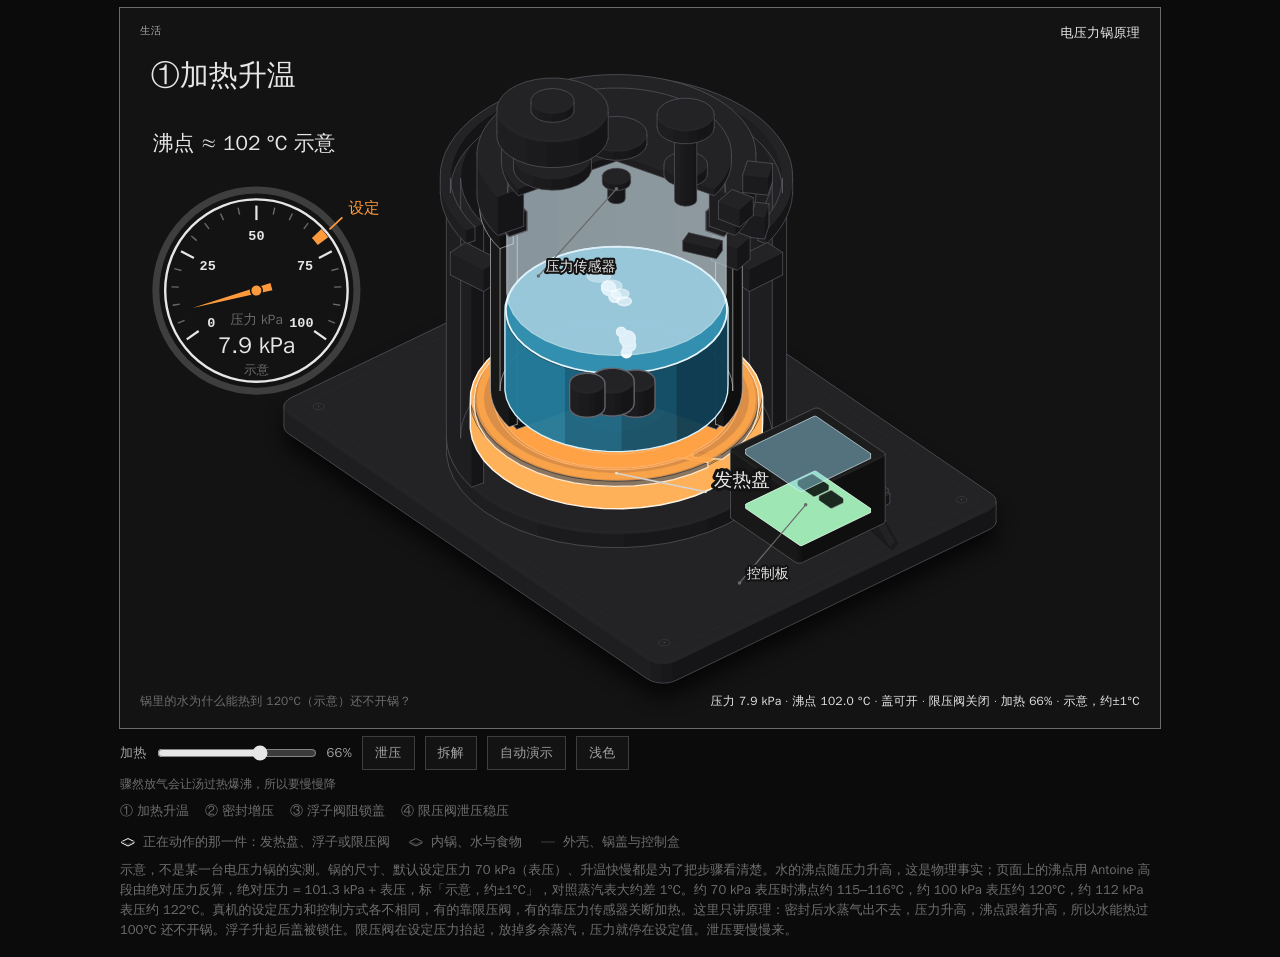
<file: figures/pressure-cooker.html>
<!doctype html><html lang="zh-CN"><head><meta charset="utf-8"><meta name="viewport" content="width=device-width, initial-scale=1"><title>电压力锅原理：水为什么能热过 100°C 还不开锅</title><style>
.iso{
  --anatomy-page:#0b0b0b;--anatomy-card:#131313;--anatomy-text:#a3a3a3;--anatomy-strong:#e6e6e6;--anatomy-muted:#6e6e6e;
  --anatomy-paper:#131313;--anatomy-face:#1b1b1b;--anatomy-top:#1c1c1c;
  --anatomy-shade-0:#0f0f0f;--anatomy-shade-1:#121212;--anatomy-shade-2:#151515;--anatomy-shade-3:#181818;
  --anatomy-lit-top:#262626;--anatomy-lit-shade:#1d1d1d;
  --anatomy-hi:#d4d4d4;--anatomy-mid:#6a6a6a;--anatomy-lo:#3e3e3e;--anatomy-faint:#2a2a2a;--anatomy-lit:#ffffff;
  --anatomy-halo:#050505;--anatomy-halo-opacity:.9;--anatomy-dot:#e6e6e6;
  --anatomy-red:#ff6b6b;--anatomy-green:#6be0a0;--anatomy-blue:#6b9bff;
  --anatomy-weight:.6px;--anatomy-ease:cubic-bezier(.32,.72,0,1);
  --anatomy-mono:ui-monospace,"SF Mono",Menlo,Consolas,monospace;
  --anatomy-lift:inset 0 1px 0 0 #ffffff0a,inset 0 0 0 1px #ffffff06,0 0 0 1px #00000026,0 1px 1px -.5px #00000014,0 3px 3px -1.5px #00000014,0 6px 6px -3px #00000014,0 12px 12px -6px #00000014;
}
.iso[data-theme="light"]{
  --anatomy-page:#f2f2ef;--anatomy-card:#fbfbfa;--anatomy-text:#57575a;--anatomy-strong:#18181a;--anatomy-muted:#8c8c90;
  --anatomy-paper:#fbfbfa;--anatomy-face:#ffffff;--anatomy-top:#ffffff;
  --anatomy-shade-0:#dcdcd9;--anatomy-shade-1:#e5e5e2;--anatomy-shade-2:#ededea;--anatomy-shade-3:#f4f4f1;
  --anatomy-lit-top:#ffffff;--anatomy-lit-shade:#eeeeeb;
  --anatomy-hi:#26262a;--anatomy-mid:#8a8a8f;--anatomy-lo:#b4b4b8;--anatomy-faint:#d4d4d6;--anatomy-lit:#000000;
  --anatomy-halo:#8a8a80;--anatomy-halo-opacity:.32;--anatomy-dot:#3a3a3e;
  --anatomy-red:#e5484d;--anatomy-green:#30a46c;--anatomy-blue:#3e63dd;
  --anatomy-lift:inset 0 1px 0 0 #ffffff,0 0 0 1px #0000000f,0 1px 1px -.5px #0000000a,0 3px 3px -1.5px #0000000a,0 6px 6px -3px #0000000a,0 12px 12px -6px #0000000a;
}
.iso-svg{display:block;width:100%;height:auto;overflow:visible}
.iso-svg path,.iso-svg circle{vector-effect:non-scaling-stroke}
.iso-fill{fill:var(--anatomy-paper);stroke:none}
.iso-solid[data-lit]>.iso-fill{fill:var(--anatomy-face)}
.iso-shade,.iso-top{stroke:none}
.iso-shade[data-shade="0"]{fill:var(--anatomy-shade-0)}
.iso-shade[data-shade="1"]{fill:var(--anatomy-shade-1)}
.iso-shade[data-shade="2"]{fill:var(--anatomy-shade-2)}
.iso-shade[data-shade="3"]{fill:var(--anatomy-shade-3)}
.iso-top{fill:var(--anatomy-top)}
.iso-solid[data-lit]>.iso-top{fill:var(--anatomy-lit-top)}
.iso-solid[data-lit]>.iso-shade{fill:var(--anatomy-lit-shade)}
.iso-solid[data-seamless]>.iso-shade,.iso-solid[data-seamless]>.iso-top{stroke-width:.4;stroke-linejoin:round}
.iso-solid[data-seamless]>.iso-shade[data-shade="0"]{stroke:var(--anatomy-shade-0)}
.iso-solid[data-seamless]>.iso-shade[data-shade="1"]{stroke:var(--anatomy-shade-1)}
.iso-solid[data-seamless]>.iso-shade[data-shade="2"]{stroke:var(--anatomy-shade-2)}
.iso-solid[data-seamless]>.iso-shade[data-shade="3"]{stroke:var(--anatomy-shade-3)}
.iso-solid[data-seamless]>.iso-top{stroke:var(--anatomy-top)}
.iso-solid[data-seamless][data-lit]>.iso-top{stroke:var(--anatomy-lit-top)}
.iso-solid[data-seamless][data-lit]>.iso-shade{stroke:var(--anatomy-lit-shade)}
.iso-solid[data-lit]>.iso-edge{stroke:var(--anatomy-lit)}
.iso-halo{fill:var(--anatomy-halo);stroke:none;filter:blur(9px);opacity:var(--anatomy-halo-opacity);transform:translateY(3px)}
.iso-line{fill:none;stroke:var(--anatomy-lo);stroke-width:var(--anatomy-weight);stroke-linecap:round;stroke-linejoin:round}
.iso-line[data-tone="hi"]{stroke:var(--anatomy-hi)}
.iso-line[data-tone="mid"]{stroke:var(--anatomy-mid)}
.iso-line[data-tone="lo"]{stroke:var(--anatomy-lo)}
.iso-line[data-tone="faint"]{stroke:var(--anatomy-faint)}
.iso-line[data-tone="lit"]{stroke:var(--anatomy-lit)}
.iso-line[data-tone="red"]{stroke:var(--anatomy-red)}
.iso-line[data-tone="green"]{stroke:var(--anatomy-green)}
.iso-line[data-tone="blue"]{stroke:var(--anatomy-blue)}
.iso-line[data-dotted]{stroke-dasharray:.01 3.5;stroke-width:1}
.iso-line[data-dashed]{stroke-dasharray:3 3}
.iso-line[data-flow]{stroke-dasharray:2 6}
.iso-wire-end{fill:var(--anatomy-paper);stroke:var(--anatomy-lo);stroke-width:var(--anatomy-weight)}
.iso-wire[data-tone="hi"] .iso-wire-end{stroke:var(--anatomy-hi)}
.iso-wire[data-tone="mid"] .iso-wire-end{stroke:var(--anatomy-mid)}
.iso-wire[data-tone="faint"] .iso-wire-end{stroke:var(--anatomy-faint)}
.iso-wire[data-tone="lit"] .iso-wire-end{stroke:var(--anatomy-lit)}
.iso-dots circle{fill:var(--anatomy-dot);stroke:none;opacity:.32}
.iso-dots[data-tone="hi"] circle{opacity:.85}
.iso-dots[data-tone="mid"] circle{opacity:.45}
.iso-dots[data-tone="lo"] circle{opacity:.22}
.iso-dots[data-tone="faint"] circle{opacity:.12}
.iso-face-text{fill:var(--anatomy-mid);font-family:var(--anatomy-mono);letter-spacing:.04em}
.iso-face-text[data-tone="hi"]{fill:var(--anatomy-hi)}
.iso-face-text[data-tone="lo"]{fill:var(--anatomy-lo)}
.iso-face-text[data-tone="faint"]{fill:var(--anatomy-faint)}
.tb-body{fill:var(--anatomy-shade-2);stroke:none}
.tb-shine{fill:var(--anatomy-top);stroke:none}
.tb-shade{fill:var(--anatomy-shade-0);stroke:none}
.tb-ring{fill:none;stroke:var(--anatomy-lo);stroke-width:.45;stroke-linecap:butt;stroke-linejoin:round}
.tb-ring[data-tone="mid"]{stroke:var(--anatomy-mid)}
.tb-ring[data-tone="faint"]{stroke:var(--anatomy-faint)}
.tb-ring[data-tone="hi"]{stroke:var(--anatomy-hi)}
@keyframes iso-flow{to{stroke-dashoffset:-32}}
@keyframes iso-pulse{0%,100%{opacity:.18}12%{opacity:1}40%{opacity:.18}}
.iso-line[data-flow]{animation:iso-flow 1600ms linear infinite}
.iso-dots circle[data-pulse]{animation:iso-pulse 1600ms steps(1,end) infinite;animation-delay:var(--pulse-at,0ms)}
.iso-figure{margin:32px 0 36px}
.iso-plate{position:relative;padding:52px 24px;border-radius:0;background:var(--anatomy-card);box-shadow:0 0 0 1px var(--anatomy-mid);--anatomy-paper:var(--anatomy-card)}
.iso-plate-corners{position:absolute;inset:18px 20px;pointer-events:none}
.iso-plate-corner{position:absolute;color:var(--anatomy-muted);font-family:var(--anatomy-mono);font-size:10.5px;line-height:1;letter-spacing:.04em;white-space:nowrap}
.iso-plate-corner[data-corner="fig"]{top:0;left:0;color:var(--anatomy-text)}
.iso-plate-corner[data-corner="title"]{top:0;right:0;text-transform:uppercase;letter-spacing:.1em}
.iso-plate-corner[data-corner="hint"]{bottom:0;left:0;text-transform:uppercase;letter-spacing:.1em}
.iso-plate-corner[data-corner="readout"]{right:0;bottom:0;color:var(--anatomy-text);font-variant-numeric:tabular-nums}
.iso-plate .iso-svg{margin:0 auto}
.iso-legend{display:grid;gap:8px;margin-top:12px;color:var(--anatomy-muted);font-size:13px;line-height:1.55}
.iso-keys{display:flex;flex-wrap:wrap;gap:6px 18px}
.iso-key{display:inline-flex;align-items:center;gap:7px}
.iso-swatch{width:16px;height:10px;flex:none;overflow:visible}
.iso-swatch path{fill:none;stroke:var(--anatomy-hi);stroke-width:1;vector-effect:non-scaling-stroke;stroke-linejoin:round;stroke-linecap:round}
.iso-swatch[data-mark="raised"] path,.iso-swatch[data-mark="flat"] path{stroke:var(--anatomy-mid)}
.iso-swatch[data-mark="lit"] path{stroke:var(--anatomy-lit)}
.iso-swatch[data-mark="dim"] path{stroke:var(--anatomy-lo)}
.iso-swatch[data-mark="dotted"] path{stroke-dasharray:.01 3;stroke-width:1.4}
.iso-swatch[data-mark="dashed"] path{stroke-dasharray:3 2.5}
.iso-swatch[data-mark="red"] path{stroke:var(--anatomy-red)}
.iso-swatch[data-mark="green"] path{stroke:var(--anatomy-green)}
.iso-swatch[data-mark="blue"] path{stroke:var(--anatomy-blue)}
.iso-swatch-crease{stroke:var(--anatomy-lo)!important}
@media (max-width:560px){.iso-plate{padding:48px 12px 70px}.iso-plate-corner[data-corner="hint"]{bottom:18px}}
@media (prefers-reduced-motion:reduce){.iso-line[data-flow],.iso-dots circle[data-pulse]{animation:none}}

*{box-sizing:border-box}
html{color-scheme:dark}
body[data-theme="light"]{color-scheme:light}
body{margin:0;background:var(--anatomy-page);color:var(--anatomy-text);font:14px/1.6 ui-sans-serif,system-ui,-apple-system,"Segoe UI",sans-serif;-webkit-font-smoothing:antialiased}
.iso-page{width:min(1040px,100% - 32px);margin:64px auto 96px}

.iso-page{width:min(1040px,calc(100% - 16px));margin:8px auto 16px}
.iso-figure{margin:0}
.iso-plate{padding:40px 12px 16px}
.iso[data-theme="light"] .pc-water .iso-fill{fill:#b7d6e4}
.iso[data-theme="light"] .pc-water .iso-shade[data-shade="0"]{fill:#7eabbf}
.iso[data-theme="light"] .pc-water .iso-shade[data-shade="1"]{fill:#93bdd0}
.iso[data-theme="light"] .pc-water .iso-shade[data-shade="2"]{fill:#a9cfe0}
.iso[data-theme="light"] .pc-water .iso-shade[data-shade="3"]{fill:#c5e2ee}
.iso[data-theme="light"] .pc-water .iso-top{fill:#e5f4fa}
.iso[data-theme="light"] .pc-water .iso-edge{stroke:#24586e;stroke-width:1.25px}
.iso[data-theme="dark"] .pc-water .iso-fill{fill:#1a5870}
.iso[data-theme="dark"] .pc-water .iso-shade[data-shade="0"]{fill:#0e3a4e}
.iso[data-theme="dark"] .pc-water .iso-shade[data-shade="1"]{fill:#14506a}
.iso[data-theme="dark"] .pc-water .iso-shade[data-shade="2"]{fill:#1c6886}
.iso[data-theme="dark"] .pc-water .iso-shade[data-shade="3"]{fill:#2784a6}
.iso[data-theme="dark"] .pc-water .iso-top{fill:#3aa0c4}
.iso[data-theme="dark"] .pc-water .iso-edge{stroke:#d7f4ff;stroke-width:1.35px}
.pc-water .iso-fill,.pc-water .iso-shade,.pc-water .iso-top{fill-opacity:.8}
.pc-waterline{stroke-width:1.7px}
.iso[data-theme="light"] .pc-waterline{stroke:#1a4d64}
.iso[data-theme="dark"] .pc-waterline{stroke:#e7f8ff}
.iso[data-theme="light"] .pc-seal .iso-fill,
.iso[data-theme="light"] .pc-seal .iso-shade,
.iso[data-theme="light"] .pc-seal .iso-top{fill:#d48490}
.iso[data-theme="light"] .pc-seal .iso-edge{stroke:#7a3040;stroke-width:1.15px}
.iso[data-theme="dark"] .pc-seal .iso-fill,
.iso[data-theme="dark"] .pc-seal .iso-shade,
.iso[data-theme="dark"] .pc-seal .iso-top{fill:#e7a0aa}
.iso[data-theme="dark"] .pc-seal .iso-edge{stroke:#ffe4e8;stroke-width:1.25px}
.iso[data-theme="light"] .pc-seal-on .iso-fill,
.iso[data-theme="light"] .pc-seal-on .iso-shade,
.iso[data-theme="light"] .pc-seal-on .iso-top{fill:#c4475c}
.iso[data-theme="dark"] .pc-seal-on .iso-fill,
.iso[data-theme="dark"] .pc-seal-on .iso-shade,
.iso[data-theme="dark"] .pc-seal-on .iso-top{fill:#ffb3be}
.iso[data-theme="light"] .pc-plate .iso-fill,
.iso[data-theme="light"] .pc-plate .iso-shade,
.iso[data-theme="light"] .pc-plate .iso-top{fill:#c4b8a4}
.iso[data-theme="light"] .pc-plate .iso-edge{stroke:#5c5348;stroke-width:1.15px}
.iso[data-theme="dark"] .pc-plate .iso-fill,
.iso[data-theme="dark"] .pc-plate .iso-shade,
.iso[data-theme="dark"] .pc-plate .iso-top{fill:#8a7560}
.iso[data-theme="dark"] .pc-plate .iso-edge{stroke:#ffe6c8;stroke-width:1.25px}
.pc-groove{stroke-width:1.15px}
.iso[data-theme="dark"] .pc-groove{stroke:#ffe6c8}
.pc-ember{fill:#e15f24;stroke:none}
.pc-ember-core{fill:#ffd7b0;stroke:none}
.pc-glow-ring{fill:none;stroke:#e85a18;stroke-width:6.5px}
.iso[data-theme="dark"] .pc-glow-ring{stroke:#ffc56a;stroke-width:7px}
.pc-window .iso-fill,.pc-window .iso-shade,.pc-window .iso-top{fill-opacity:.28}
.iso[data-theme="dark"] .pc-ember{fill:#ff9a3c}
.iso[data-theme="dark"] .pc-ember-core{fill:#ffe6c4}
.iso[data-theme="light"] .pc-steam .iso-fill,
.iso[data-theme="light"] .pc-steam .iso-shade,
.iso[data-theme="light"] .pc-steam .iso-top{fill:#b7c9d6}
.iso[data-theme="light"] .pc-steam .iso-edge{stroke:#4d6574;stroke-width:1.2px}
.iso[data-theme="dark"] .pc-steam .iso-fill,
.iso[data-theme="dark"] .pc-steam .iso-shade,
.iso[data-theme="dark"] .pc-steam .iso-top{fill:#d7ebf5}
.iso[data-theme="dark"] .pc-steam .iso-edge{stroke:#f7fdff;stroke-width:1.3px}
.pc-bubble{fill:#e7f6fb;stroke:#24586e;stroke-width:.8px}
.iso[data-theme="dark"] .pc-bubble{fill:#9ad8ee;stroke:#f3fcff}
.pc-wisp{stroke-width:1.25px}
.iso[data-theme="dark"] .pc-wisp{stroke:#e7f6ff}
.pc-force{stroke-width:1.35px}
.iso[data-theme="dark"] .pc-force{stroke:#f7fbff}
.pc-arrow{fill:var(--anatomy-strong);stroke:none}
.pc-puff{fill:#d5e6ee;stroke:#8aa0ae;stroke-width:.6px}
.iso[data-theme="dark"] .pc-puff{fill:#e7f4fb;stroke:#ffffff}
.iso[data-theme="light"] .pc-hot .iso-fill,
.iso[data-theme="light"] .pc-hot .iso-shade,
.iso[data-theme="light"] .pc-hot .iso-top{fill:#e2612a}
.iso[data-theme="light"] .pc-hot .iso-edge{stroke:#7a3010;stroke-width:1.3px}
.iso[data-theme="dark"] .pc-hot .iso-fill,
.iso[data-theme="dark"] .pc-hot .iso-shade,
.iso[data-theme="dark"] .pc-hot .iso-top{fill:#ffb15a}
.iso[data-theme="dark"] .pc-hot .iso-edge{stroke:#fff4e4;stroke-width:1.45px}
/* 压力表：屏幕空间的圆盘，画在锅左边的空处 */
#gauge{--pc-accent:#c2410c}
.iso[data-theme="dark"] #gauge{--pc-accent:#ff9a3c}
.pc-dial-case{fill:none;stroke:var(--anatomy-lo);stroke-width:7px}
.pc-dial-bezel{fill:var(--anatomy-card);stroke:var(--anatomy-strong);stroke-width:2.4px}
.pc-dial-tick{stroke:var(--anatomy-mid);stroke-width:1.4px}
.pc-dial-tick-major{stroke:var(--anatomy-strong);stroke-width:2.2px}
.pc-dial-num{fill:var(--anatomy-strong);font:600 13px var(--anatomy-mono)}
.pc-dial-label{fill:var(--anatomy-mid);font-size:13px;font-weight:600}
.pc-dial-note{fill:var(--anatomy-muted);font-size:12px;font-weight:600}
.pc-dial-needle{fill:var(--pc-accent)}
.pc-dial-hub{fill:var(--pc-accent);stroke:var(--anatomy-card);stroke-width:1.6px}
.pc-dial-set{fill:none;stroke:var(--pc-accent);stroke-width:13px}
.pc-dial-leader{fill:none;stroke:var(--pc-accent);stroke-width:1.8px}
.pc-dial-set-text{fill:var(--pc-accent);font-size:15px;font-weight:700}
.pc-dial-label,.pc-dial-note,.pc-dial-set-text{font-family:"WenQuanYi Zen Hei","Noto Sans SC",sans-serif}
.pc-num{font-size:22px;font-weight:700}
.pc-boil{font-size:20px;font-weight:700}
.pc-title{font-size:28px;font-weight:700}
.pc-call{font-size:18px;font-weight:700}
.pc-title,.pc-call,.pc-boil,.pc-num{font-family:"WenQuanYi Zen Hei","Noto Sans SC",sans-serif;fill:var(--anatomy-strong);stroke:var(--anatomy-card);stroke-width:6px;paint-order:stroke;stroke-linejoin:round}
.pc-title{stroke-width:8px}
.pc-leader{stroke-width:1.6px}
/* 常驻小名牌：同一套描边，字小一点 */
.pc-tag{font-family:"WenQuanYi Zen Hei","Noto Sans SC",sans-serif;font-size:13.5px;font-weight:600;fill:var(--anatomy-strong);stroke:var(--anatomy-card);stroke-width:4px;paint-order:stroke;stroke-linejoin:round}
.pc-tag-leader{fill:none;stroke:var(--anatomy-mid);stroke-width:1.2px}
.pc-tag-dot{fill:var(--anatomy-mid);stroke:none}
.iso[data-theme="light"] .pc-pcb .iso-fill,.iso[data-theme="light"] .pc-pcb .iso-shade,.iso[data-theme="light"] .pc-pcb .iso-top{fill:#2f8f55}
.iso[data-theme="light"] .pc-pcb .iso-edge{stroke:#143d22}
.iso[data-theme="dark"] .pc-pcb .iso-fill,.iso[data-theme="dark"] .pc-pcb .iso-shade,.iso[data-theme="dark"] .pc-pcb .iso-top{fill:#9ee7b4}
.iso[data-theme="dark"] .pc-pcb .iso-edge{stroke:#f3fff6}
.iso[data-theme="light"] .pc-chip .iso-fill,.iso[data-theme="light"] .pc-chip .iso-shade,.iso[data-theme="light"] .pc-chip .iso-top{fill:#243028}
.iso[data-theme="dark"] .pc-chip .iso-fill,.iso[data-theme="dark"] .pc-chip .iso-shade,.iso[data-theme="dark"] .pc-chip .iso-top{fill:#1a2a20}
.iso[data-theme="dark"] .pc-chip .iso-edge{stroke:#d7ffe4}
.iso[data-theme="light"] .pc-sensor .iso-fill,.iso[data-theme="light"] .pc-sensor .iso-shade,.iso[data-theme="light"] .pc-sensor .iso-top{fill:#d08a3a}
.iso[data-theme="light"] .pc-sensor .iso-edge{stroke:#6a3e10}
.iso[data-theme="dark"] .pc-sensor .iso-fill,.iso[data-theme="dark"] .pc-sensor .iso-shade,.iso[data-theme="dark"] .pc-sensor .iso-top{fill:#ffc56a}
.iso[data-theme="dark"] .pc-sensor .iso-edge{stroke:#fff4e0}
.iso[data-theme="light"] .pc-probe .iso-fill,.iso[data-theme="light"] .pc-probe .iso-shade,.iso[data-theme="light"] .pc-probe .iso-top{fill:#8a7568}
.iso[data-theme="light"] .pc-probe .iso-edge{stroke:#3a2c24}
.iso[data-theme="dark"] .pc-probe .iso-fill,.iso[data-theme="dark"] .pc-probe .iso-shade,.iso[data-theme="dark"] .pc-probe .iso-top{fill:#e7d2c4}
.iso[data-theme="dark"] .pc-probe .iso-edge{stroke:#fff6ee}
.pc-on .iso-fill,.pc-on .iso-shade,.pc-on .iso-top{fill:#e2612a}
.pc-on .iso-edge{stroke:#7a3010;stroke-width:1.45px}
.iso[data-theme="dark"] .pc-on .iso-fill,.iso[data-theme="dark"] .pc-on .iso-shade,.iso[data-theme="dark"] .pc-on .iso-top{fill:#ffb15a}
.iso[data-theme="dark"] .pc-on .iso-edge{stroke:#fff4e4}
.pc-bubble{fill:#f7fdff;stroke:#1a4d64;stroke-width:1.45px}
.iso[data-theme="dark"] .pc-bubble{fill:#e7f7ff;stroke:#ffffff;stroke-width:1.6px}
.pc-wisp{stroke-width:2.15px}
.pc-force{stroke:#c2410c;stroke-width:2.5px}
.pc-arrow{fill:#c2410c}
.iso[data-theme="dark"] .pc-force{stroke:#ffd7a8;stroke-width:2.6px}
.iso[data-theme="dark"] .pc-arrow{fill:#ffb15a}
.pc-puff{fill:#c5dbe8;stroke:#2c4d60;stroke-width:1.35px}
.iso[data-theme="dark"] .pc-puff{fill:#eaf7ff;stroke:#ffffff;stroke-width:1.5px}
.iso[data-theme="light"] .pc-food-a .iso-fill,.iso[data-theme="light"] .pc-food-a .iso-shade,.iso[data-theme="light"] .pc-food-a .iso-top{fill:#e07a28}
.iso[data-theme="light"] .pc-food-a .iso-edge{stroke:#6a320c;stroke-width:1.35px}
.iso[data-theme="dark"] .pc-food-a .iso-fill,.iso[data-theme="dark"] .pc-food-a .iso-shade,.iso[data-theme="dark"] .pc-food-a .iso-top{fill:#ffb15a}
.iso[data-theme="dark"] .pc-food-a .iso-edge{stroke:#fff0dc;stroke-width:1.4px}
.iso[data-theme="light"] .pc-food-b .iso-fill,.iso[data-theme="light"] .pc-food-b .iso-shade,.iso[data-theme="light"] .pc-food-b .iso-top{fill:#f2e2b8}
.iso[data-theme="light"] .pc-food-b .iso-edge{stroke:#6a5a32;stroke-width:1.35px}
.iso[data-theme="dark"] .pc-food-b .iso-fill,.iso[data-theme="dark"] .pc-food-b .iso-shade,.iso[data-theme="dark"] .pc-food-b .iso-top{fill:#fff1cc}
.iso[data-theme="dark"] .pc-food-b .iso-edge{stroke:#fff8e8;stroke-width:1.4px}
.iso[data-theme="light"] .pc-food-c .iso-fill,.iso[data-theme="light"] .pc-food-c .iso-shade,.iso[data-theme="light"] .pc-food-c .iso-top{fill:#6ea344}
.iso[data-theme="light"] .pc-food-c .iso-edge{stroke:#2c4a16;stroke-width:1.35px}
.iso[data-theme="dark"] .pc-food-c .iso-fill,.iso[data-theme="dark"] .pc-food-c .iso-shade,.iso[data-theme="dark"] .pc-food-c .iso-top{fill:#b6e07a}
.iso[data-theme="dark"] .pc-food-c .iso-edge{stroke:#f4ffe4;stroke-width:1.4px}
.iso[data-theme="light"] .pc-window .iso-fill,.iso[data-theme="light"] .pc-window .iso-top{fill:#e7eef2}
.iso[data-theme="dark"] .pc-window .iso-fill,.iso[data-theme="dark"] .pc-window .iso-shade,.iso[data-theme="dark"] .pc-window .iso-top{fill:#8fd0e4}
.iso[data-theme="dark"] .pc-window .iso-edge{stroke:#e7f8ff}
.iso-plate-corner{text-transform:none !important;letter-spacing:.02em !important;font-family:"WenQuanYi Zen Hei","Noto Sans SC",var(--anatomy-mono),sans-serif}
.iso-plate-corner[data-corner="title"]{font-size:13px;color:var(--anatomy-strong)}
.iso-plate-corner[data-corner="hint"]{font-size:12px;max-width:46%;white-space:normal;line-height:1.35}
.iso-plate-corner[data-corner="readout"]{font-size:12px;color:var(--anatomy-strong);max-width:52%;text-align:right;white-space:normal;line-height:1.35}
.iso-caption,.iso-key{font-family:"WenQuanYi Zen Hei","Noto Sans SC",sans-serif}
.pc-stage{touch-action:none;user-select:none;outline:none;cursor:ew-resize}
.pc-stage:focus-visible{outline:1px solid var(--anatomy-muted);outline-offset:4px}
.fig-tag{font-family:"WenQuanYi Zen Hei","Noto Sans SC",sans-serif;letter-spacing:.04em}
.pc-tools{display:flex;flex-wrap:wrap;gap:6px 10px;align-items:center;margin-top:8px}
.pc-tools button,.pc-field{font:inherit;font-family:"WenQuanYi Zen Hei","Noto Sans SC",var(--anatomy-mono),sans-serif;font-size:13px;letter-spacing:.02em;color:var(--anatomy-text)}
.pc-tools button{padding:6px 12px;background:var(--anatomy-card);border:1px solid var(--anatomy-lo);border-radius:0;cursor:pointer}
.pc-tools button:hover{border-color:var(--anatomy-mid);color:var(--anatomy-strong)}
.pc-tools button[aria-pressed="true"]{border-color:var(--anatomy-hi);color:var(--anatomy-strong)}
.pc-field{display:flex;align-items:center;gap:8px}
.pc-field input{accent-color:var(--anatomy-strong);width:160px}
.pc-note{margin:6px 0 0;font:12px/1.45 "WenQuanYi Zen Hei","Noto Sans SC",sans-serif;color:var(--anatomy-muted)}
.pc-steps{display:flex;flex-wrap:wrap;gap:8px 16px;margin:8px 0 0;padding:0;list-style:none;font:13px/1.4 "WenQuanYi Zen Hei","Noto Sans SC",sans-serif;color:var(--anatomy-muted)}
.pc-steps li[data-on="1"]{color:var(--anatomy-strong)}
.pc-steps b{font-weight:600;margin-right:4px}
/* 不是这一步的重点：压成不透明的灰调。形状还在，但不透光，后面的零件不会透出来 */
.iso[data-theme="light"] .pc-muted .iso-fill{fill:#e2e2df}
.iso[data-theme="light"] .pc-muted .iso-shade[data-shade="0"]{fill:#c9cac6}
.iso[data-theme="light"] .pc-muted .iso-shade[data-shade="1"]{fill:#d3d4d0}
.iso[data-theme="light"] .pc-muted .iso-shade[data-shade="2"]{fill:#dadbd7}
.iso[data-theme="light"] .pc-muted .iso-shade[data-shade="3"]{fill:#e1e2de}
.iso[data-theme="light"] .pc-muted .iso-top{fill:#e8e9e5}
.iso[data-theme="light"] .pc-muted .iso-edge{stroke:#a7a8a3}
.iso[data-theme="light"] .pc-muted .pc-ember{fill:#cdc6ba}
.iso[data-theme="light"] .pc-muted .pc-ember-core{fill:#ddd7cc}
.iso[data-theme="light"] .pc-muted .pc-glow-ring{stroke:#c6bfb2}
.iso[data-theme="dark"] .pc-muted .iso-fill{fill:#1b1b1e}
.iso[data-theme="dark"] .pc-muted .iso-shade[data-shade="0"]{fill:#151517}
.iso[data-theme="dark"] .pc-muted .iso-shade[data-shade="1"]{fill:#18181a}
.iso[data-theme="dark"] .pc-muted .iso-shade[data-shade="2"]{fill:#1b1b1e}
.iso[data-theme="dark"] .pc-muted .iso-shade[data-shade="3"]{fill:#1e1e21}
.iso[data-theme="dark"] .pc-muted .iso-top{fill:#232326}
.iso[data-theme="dark"] .pc-muted .iso-edge{stroke:#63636b}
.iso[data-theme="dark"] .pc-muted .pc-ember{fill:#3a3128}
.iso[data-theme="dark"] .pc-muted .pc-ember-core{fill:#4a3f31}
.iso[data-theme="dark"] .pc-muted .pc-glow-ring{stroke:#443b2c}
@media (max-width:560px){.pc-stage .iso-svg{width:118%;margin-left:-9%}}
</style></head><body class="iso" data-theme="dark"><main class="iso-page"><figure class="iso-figure"><div class="iso-plate"><div class="iso-plate-corners" aria-hidden="true"><span class="iso-plate-corner" data-corner="fig">生活</span><span class="iso-plate-corner" data-corner="title">电压力锅原理</span><span class="iso-plate-corner" data-corner="hint">锅里的水为什么能热到 120°C（示意）还不开锅？</span><span class="iso-plate-corner" data-corner="readout" data-readout>压力 7.9 kPa · 沸点 102.0 °C · 盖可开 · 限压阀关闭 · 加热 66% · 示意，约±1°C</span></div><div class="iso-stage pc-stage" tabindex="0" role="group" aria-label="电压力锅。拖动调节加热，泄压按钮慢慢降压，拆解看内部。"><svg xmlns="http://www.w3.org/2000/svg" class="iso-svg" viewBox="0 0 980 640" role="img" aria-label="一台切开近侧的家用电压力锅。发热盘、内锅、水、密封圈、浮子阀和限压阀都露在外面。"><g id="bench" data-part="bench"><path class="iso-halo" d="M146.5 355.7L147.2 353.5L148.6 351.5L150.7 349.6L153.4 348.1L455.2 202.8L458.4 201.6L461.9 200.7L465.7 200.2L469.6 200.2L473.4 200.6L476.9 201.5L480.2 202.7L482.9 204.2L829 440.8L831.2 442.6L832.7 444.6L833.5 446.8L833.5 449L833.5 467.8L832.8 470L831.4 472.1L829.3 473.9L826.6 475.5L524.8 620.7L521.6 622L518.1 622.9L514.3 623.3L510.4 623.3L506.6 622.9L503.1 622.1L499.8 620.9L497.1 619.3L151 382.8L148.8 381L147.3 378.9L146.5 376.8L146.5 374.5Z"/><g class="iso-solid"><path class="iso-fill" d="M447.8 234.6L449.7 230.8L454 227.7L460.1 225.8L467 225.3L473.6 226.4L479 228.9L482.3 232.4L483.1 236.3L483.1 247.1L481.2 250.9L476.8 254L470.8 255.9L463.9 256.3L457.2 255.2L451.8 252.7L448.5 249.3L447.8 245.3Z"/><path class="iso-shade" data-shade="0" d="M483.1 247.1L481.2 250.9L481.2 240.2L483.1 236.3ZM481.2 250.9L476.8 254L476.8 243.2L481.2 240.2Z"/><path class="iso-shade" data-shade="1" d="M476.8 254L470.8 255.9L470.8 245.2L476.8 243.2ZM470.8 255.9L463.9 256.3L463.9 245.6L470.8 245.2Z"/><path class="iso-shade" data-shade="2" d="M463.9 256.3L457.2 255.2L457.2 244.5L463.9 245.6Z"/><path class="iso-shade" data-shade="3" d="M457.2 255.2L451.8 252.7L451.8 242L457.2 244.5ZM451.8 252.7L448.5 249.3L448.5 238.5L451.8 242ZM448.5 249.3L447.8 245.3L447.8 234.6L448.5 238.5Z"/><path class="iso-top" d="M476.8 243.2L470.8 245.2L463.9 245.6L457.2 244.5L451.8 242L448.5 238.5L447.8 234.6L449.7 230.8L454 227.7L460.1 225.8L467 225.3L473.6 226.4L479 228.9L482.3 232.4L483.1 236.3L481.2 240.2Z"/><path class="iso-line iso-crease" data-tone="faint" d="M483.1 236.3L481.2 240.2L476.8 243.2L470.8 245.2L463.9 245.6L457.2 244.5L451.8 242L448.5 238.5L447.8 234.6"/><path class="iso-line iso-edge" data-tone="lo" d="M447.8 234.6L449.7 230.8L454 227.7L460.1 225.8L467 225.3L473.6 226.4L479 228.9L482.3 232.4L483.1 236.3M483.1 247.1L481.2 250.9L476.8 254L470.8 255.9L463.9 256.3L457.2 255.2L451.8 252.7L448.5 249.3L447.8 245.3M447.8 234.6L447.8 245.3M483.1 236.3L483.1 247.1"/></g><g class="iso-solid"><path class="iso-fill" d="M176.2 365.3L178.1 361.5L182.4 358.4L188.5 356.5L195.4 356L202 357.2L207.4 359.6L210.7 363.1L211.5 367.1L211.5 377.8L209.6 381.6L205.2 384.7L199.2 386.6L192.3 387.1L185.7 385.9L180.3 383.5L176.9 380L176.2 376Z"/><path class="iso-shade" data-shade="0" d="M211.5 377.8L209.6 381.6L209.6 370.9L211.5 367.1ZM209.6 381.6L205.2 384.7L205.2 374L209.6 370.9Z"/><path class="iso-shade" data-shade="1" d="M205.2 384.7L199.2 386.6L199.2 375.9L205.2 374ZM199.2 386.6L192.3 387.1L192.3 376.3L199.2 375.9Z"/><path class="iso-shade" data-shade="2" d="M192.3 387.1L185.7 385.9L185.7 375.2L192.3 376.3Z"/><path class="iso-shade" data-shade="3" d="M185.7 385.9L180.3 383.5L180.3 372.7L185.7 375.2ZM180.3 383.5L176.9 380L176.9 369.2L180.3 372.7ZM176.9 380L176.2 376L176.2 365.3L176.9 369.2Z"/><path class="iso-top" d="M205.2 374L199.2 375.9L192.3 376.3L185.7 375.2L180.3 372.7L176.9 369.2L176.2 365.3L178.1 361.5L182.4 358.4L188.5 356.5L195.4 356L202 357.2L207.4 359.6L210.7 363.1L211.5 367.1L209.6 370.9Z"/><path class="iso-line iso-crease" data-tone="faint" d="M211.5 367.1L209.6 370.9L205.2 374L199.2 375.9L192.3 376.3L185.7 375.2L180.3 372.7L176.9 369.2L176.2 365.3"/><path class="iso-line iso-edge" data-tone="lo" d="M176.2 365.3L178.1 361.5L182.4 358.4L188.5 356.5L195.4 356L202 357.2L207.4 359.6L210.7 363.1L211.5 367.1M211.5 377.8L209.6 381.6L205.2 384.7L199.2 386.6L192.3 387.1L185.7 385.9L180.3 383.5L176.9 380L176.2 376M176.2 365.3L176.2 376M211.5 367.1L211.5 377.8"/></g><g class="iso-solid"><path class="iso-fill" d="M768.5 453.8L770.4 450L774.8 446.9L780.8 445L787.7 444.6L794.3 445.7L799.7 448.2L803.1 451.6L803.8 455.6L803.8 466.3L801.9 470.2L797.6 473.2L791.5 475.2L784.6 475.6L778 474.5L772.6 472L769.3 468.5L768.5 464.6Z"/><path class="iso-shade" data-shade="0" d="M803.8 466.3L801.9 470.2L801.9 459.4L803.8 455.6ZM801.9 470.2L797.6 473.2L797.6 462.5L801.9 459.4Z"/><path class="iso-shade" data-shade="1" d="M797.6 473.2L791.5 475.2L791.5 464.4L797.6 462.5ZM791.5 475.2L784.6 475.6L784.6 464.8L791.5 464.4Z"/><path class="iso-shade" data-shade="2" d="M784.6 475.6L778 474.5L778 463.7L784.6 464.8Z"/><path class="iso-shade" data-shade="3" d="M778 474.5L772.6 472L772.6 461.2L778 463.7ZM772.6 472L769.3 468.5L769.3 457.8L772.6 461.2ZM769.3 468.5L768.5 464.6L768.5 453.8L769.3 457.8Z"/><path class="iso-top" d="M797.6 462.5L791.5 464.4L784.6 464.8L778 463.7L772.6 461.2L769.3 457.8L768.5 453.8L770.4 450L774.8 446.9L780.8 445L787.7 444.6L794.3 445.7L799.7 448.2L803.1 451.6L803.8 455.6L801.9 459.4Z"/><path class="iso-line iso-crease" data-tone="faint" d="M803.8 455.6L801.9 459.4L797.6 462.5L791.5 464.4L784.6 464.8L778 463.7L772.6 461.2L769.3 457.8L768.5 453.8"/><path class="iso-line iso-edge" data-tone="lo" d="M768.5 453.8L770.4 450L774.8 446.9L780.8 445L787.7 444.6L794.3 445.7L799.7 448.2L803.1 451.6L803.8 455.6M803.8 466.3L801.9 470.2L797.6 473.2L791.5 475.2L784.6 475.6L778 474.5L772.6 472L769.3 468.5L768.5 464.6M768.5 453.8L768.5 464.6M803.8 455.6L803.8 466.3"/></g><g class="iso-solid"><path class="iso-fill" d="M496.9 584.5L498.8 580.7L503.2 577.6L509.2 575.7L516.1 575.3L522.8 576.4L528.2 578.9L531.5 582.4L532.2 586.3L532.2 597.1L530.3 600.9L526 604L519.9 605.9L513 606.3L506.4 605.2L501 602.7L497.7 599.2L496.9 595.3Z"/><path class="iso-shade" data-shade="0" d="M532.2 597.1L530.3 600.9L530.3 590.1L532.2 586.3ZM530.3 600.9L526 604L526 593.2L530.3 590.1Z"/><path class="iso-shade" data-shade="1" d="M526 604L519.9 605.9L519.9 595.1L526 593.2ZM519.9 605.9L513 606.3L513 595.5L519.9 595.1Z"/><path class="iso-shade" data-shade="2" d="M513 606.3L506.4 605.2L506.4 594.4L513 595.5Z"/><path class="iso-shade" data-shade="3" d="M506.4 605.2L501 602.7L501 591.9L506.4 594.4ZM501 602.7L497.7 599.2L497.7 588.5L501 591.9ZM497.7 599.2L496.9 595.3L496.9 584.5L497.7 588.5Z"/><path class="iso-top" d="M526 593.2L519.9 595.1L513 595.5L506.4 594.4L501 591.9L497.7 588.5L496.9 584.5L498.8 580.7L503.2 577.6L509.2 575.7L516.1 575.3L522.8 576.4L528.2 578.9L531.5 582.4L532.2 586.3L530.3 590.1Z"/><path class="iso-line iso-crease" data-tone="faint" d="M532.2 586.3L530.3 590.1L526 593.2L519.9 595.1L513 595.5L506.4 594.4L501 591.9L497.7 588.5L496.9 584.5"/><path class="iso-line iso-edge" data-tone="lo" d="M496.9 584.5L498.8 580.7L503.2 577.6L509.2 575.7L516.1 575.3L522.8 576.4L528.2 578.9L531.5 582.4L532.2 586.3M532.2 597.1L530.3 600.9L526 604L519.9 605.9L513 606.3L506.4 605.2L501 602.7L497.7 599.2L496.9 595.3M496.9 584.5L496.9 595.3M532.2 586.3L532.2 597.1"/></g><g class="iso-solid"><path class="iso-fill" d="M146.5 345L147.6 342.1L150 339.5L153.4 337.3L455.2 192.1L459.5 190.5L464.4 189.6L469.6 189.5L474.6 190.1L479.2 191.5L482.9 193.5L829 430L831.8 432.5L833.3 435.3L833.5 438.3L833.5 457.1L832.4 460L830 462.6L826.6 464.7L524.8 610L520.5 611.6L515.6 612.5L510.4 612.6L505.4 611.9L500.8 610.6L497.1 608.6L151 372L148.2 369.6L146.7 366.7L146.5 363.8Z"/><path class="iso-shade" data-shade="0" d="M833.5 457.1L832.4 460L832.4 441.1L833.5 438.3ZM832.4 460L830 462.6L830 443.7L832.4 441.1ZM830 462.6L826.6 464.7L826.6 445.9L830 443.7ZM826.6 464.7L524.8 610L524.8 591.2L826.6 445.9ZM524.8 610L520.5 611.6L520.5 592.7L524.8 591.2Z"/><path class="iso-shade" data-shade="1" d="M520.5 611.6L515.6 612.5L515.6 593.6L520.5 592.7ZM515.6 612.5L510.4 612.6L510.4 593.8L515.6 593.6Z"/><path class="iso-shade" data-shade="2" d="M510.4 612.6L505.4 611.9L505.4 593.1L510.4 593.8ZM505.4 611.9L500.8 610.6L500.8 591.8L505.4 593.1Z"/><path class="iso-shade" data-shade="3" d="M500.8 610.6L497.1 608.6L497.1 589.8L500.8 591.8ZM497.1 608.6L151 372L151 353.2L497.1 589.8ZM151 372L148.2 369.6L148.2 350.7L151 353.2ZM148.2 369.6L146.7 366.7L146.7 347.9L148.2 350.7ZM146.7 366.7L146.5 363.8L146.5 345L146.7 347.9Z"/><path class="iso-top" d="M829 430L831.8 432.5L833.3 435.3L833.5 438.3L832.4 441.1L830 443.7L826.6 445.9L524.8 591.2L520.5 592.7L515.6 593.6L510.4 593.8L505.4 593.1L500.8 591.8L497.1 589.8L151 353.2L148.2 350.7L146.7 347.9L146.5 345L147.6 342.1L150 339.5L153.4 337.3L455.2 192.1L459.5 190.5L464.4 189.6L469.6 189.5L474.6 190.1L479.2 191.5L482.9 193.5Z"/><path class="iso-line iso-crease" data-tone="faint" d="M833.5 438.3L832.4 441.1L830 443.7L826.6 445.9L524.8 591.2L520.5 592.7L515.6 593.6L510.4 593.8L505.4 593.1L500.8 591.8L497.1 589.8L151 353.2L148.2 350.7L146.7 347.9L146.5 345"/><path class="iso-line iso-bevel" data-tone="faint" d="M833.5 438.3L829 440.4L827.1 442.6L824.1 444.4L522.7 589.5L518.9 590.9L514.9 591.6L510.7 591.7L506.6 591.2L502.9 590.1L499.7 588.3L153.9 352L151.5 349.9L150.2 347.6L146.5 345"/><path class="iso-line iso-edge" data-tone="mid" d="M146.5 345L147.6 342.1L150 339.5L153.4 337.3L455.2 192.1L459.5 190.5L464.4 189.6L469.6 189.5L474.6 190.1L479.2 191.5L482.9 193.5L829 430L831.8 432.5L833.3 435.3L833.5 438.3M833.5 457.1L832.4 460L830 462.6L826.6 464.7L524.8 610L520.5 611.6L515.6 612.5L510.4 612.6L505.4 611.9L500.8 610.6L497.1 608.6L151 372L148.2 369.6L146.7 366.7L146.5 363.8M833.5 438.3L833.5 457.1M146.5 345L146.5 363.8"/></g><path class="iso-line" data-tone="faint" d="M816.4 435.3L816.8 435.6L817 435.9L817.2 436.3L817.2 436.6L817.1 437L816.8 437.3L816.5 437.6L816 437.9L514.3 583.1L513.7 583.3L513.1 583.5L512.5 583.6L511.9 583.6L511.2 583.5L510.6 583.4L510.1 583.2L509.6 582.9L163.6 346.4L163.2 346.1L163 345.7L162.8 345.4L162.8 345L162.9 344.6L163.2 344.3L163.5 344L164 343.7L465.7 198.5L466.3 198.3L466.9 198.1L467.5 198L468.1 198L468.8 198.1L469.4 198.2L469.9 198.4L470.4 198.7Z"/><path class="iso-line" data-tone="lo" d="M470.2 210.3L467 211.1L463.7 210.6L461.5 209.1L461.2 207.1L463.1 205.4L466.3 204.7L469.6 205.2L471.8 206.7L472.1 208.6ZM803.6 438.2L800.4 439L797.1 438.5L794.9 437L794.6 435L796.4 433.3L799.6 432.6L803 433.1L805.2 434.6L805.5 436.5ZM183.6 348.3L180.4 349L177 348.6L174.8 347L174.5 345.1L176.4 343.4L179.6 342.7L182.9 343.1L185.1 344.6L185.4 346.6ZM516.9 576.2L513.7 576.9L510.4 576.5L508.2 574.9L507.9 573L509.8 571.3L513 570.5L516.3 571L518.5 572.5L518.8 574.5Z"/><g class="iso-dots" data-tone="mid"><circle cx="466.6" cy="207.6" r="0.48"/><circle cx="800" cy="435.5" r="0.48"/><circle cx="180" cy="345.6" r="0.48"/><circle cx="513.4" cy="573.5" r="0.48"/></g></g><g id="cord" data-part="cord"><g class="iso-solid"><path class="iso-shade" data-shade="1" d="M702.7 445L738.9 478.5L739.2 477.4L703 443.8Z"/><path class="iso-shade" data-shade="1" d="M696.7 450.9L732.9 484.4L734.5 483.5L698.3 450Z"/><path class="iso-shade" data-shade="2" d="M700.8 447.5L737 481L738.9 478.5L702.7 445Z"/><path class="iso-shade" data-shade="2" d="M698.3 450L734.5 483.5L737 481L700.8 447.5Z"/></g><g class="iso-solid"><path class="iso-shade" data-shade="2" d="M739.2 477.5L710.3 427.4L707.1 426.8L736 476.8Z"/><path class="iso-top"  d="M732.8 478.6L703.9 428.5L702.6 431.6L731.5 481.7Z"/><path class="iso-top"  d="M736 476.8L707.1 426.8L703.9 428.5L732.8 478.6Z"/></g></g><g id="shell" data-part="shell"><g class="iso-solid"><path class="iso-fill" d="M303.3 378.5L303.8 366.1L307 354L313 342.2L321.7 330.9L332.8 320.4L346.3 310.7L361.8 302.2L379.1 295L397.9 289L417.9 284.6L438.8 281.6L460.1 280.3L481.6 280.6L502.8 282.4L523.4 285.9L543.1 290.8L561.4 297.2L578.2 304.9L593 313.8L605.7 323.8L616 334.6L623.8 346L628.9 358L631.3 370.2L631.3 383.7L630.8 396L627.5 408.2L621.5 420L612.9 431.3L601.7 441.8L588.3 451.4L572.8 459.9L555.5 467.2L536.6 473.1L516.6 477.6L495.8 480.5L474.4 481.9L453 481.6L431.8 479.7L411.1 476.3L391.5 471.3L373.1 464.9L356.4 457.2L341.5 448.3L328.8 438.4L318.5 427.6L310.7 416.1L305.6 404.1L303.3 391.9Z"/><path class="iso-shade" data-shade="0" d="M572.8 459.9L555.5 467.2L555.5 453.8L572.8 446.5ZM631.3 383.7L630.8 396L630.8 382.6L631.3 370.2ZM630.8 396L627.5 408.2L627.5 394.7L630.8 382.6ZM627.5 408.2L621.5 420L621.5 406.6L627.5 394.7ZM621.5 420L612.9 431.3L612.9 417.8L621.5 406.6ZM612.9 431.3L601.7 441.8L601.7 428.4L612.9 417.8ZM601.7 441.8L588.3 451.4L588.3 438L601.7 428.4ZM588.3 451.4L572.8 459.9L572.8 446.5L588.3 438Z"/><path class="iso-shade" data-shade="1" d="M555.5 467.2L536.6 473.1L536.6 459.7L555.5 453.8ZM536.6 473.1L516.6 477.6L516.6 464.1L536.6 459.7ZM516.6 477.6L495.8 480.5L495.8 467.1L516.6 464.1ZM495.8 480.5L474.4 481.9L474.4 468.4L495.8 467.1Z"/><path class="iso-shade" data-shade="2" d="M474.4 481.9L453 481.6L453 468.1L474.4 468.4ZM453 481.6L431.8 479.7L431.8 466.3L453 468.1ZM431.8 479.7L411.1 476.3L411.1 462.8L431.8 466.3ZM411.1 476.3L391.5 471.3L391.5 457.9L411.1 462.8Z"/><path class="iso-shade" data-shade="3" d="M391.5 471.3L373.1 464.9L373.1 451.5L391.5 457.9ZM373.1 464.9L356.4 457.2L356.4 443.8L373.1 451.5ZM356.4 457.2L341.5 448.3L341.5 434.9L356.4 443.8ZM341.5 448.3L328.8 438.4L328.8 424.9L341.5 434.9ZM328.8 438.4L318.5 427.6L318.5 414.1L328.8 424.9ZM318.5 427.6L310.7 416.1L310.7 402.7L318.5 414.1ZM310.7 416.1L305.6 404.1L305.6 390.7L310.7 402.7ZM305.6 404.1L303.3 391.9L303.3 378.5L305.6 390.7Z"/><path class="iso-top" d="M572.8 446.5L555.5 453.8L536.6 459.7L516.6 464.1L495.8 467.1L474.4 468.4L453 468.1L431.8 466.3L411.1 462.8L391.5 457.9L373.1 451.5L356.4 443.8L341.5 434.9L328.8 424.9L318.5 414.1L310.7 402.7L305.6 390.7L303.3 378.5L303.8 366.1L307 354L313 342.2L321.7 330.9L332.8 320.4L346.3 310.7L361.8 302.2L379.1 295L397.9 289L417.9 284.6L438.8 281.6L460.1 280.3L481.6 280.6L502.8 282.4L523.4 285.9L543.1 290.8L561.4 297.2L578.2 304.9L593 313.8L605.7 323.8L616 334.6L623.8 346L628.9 358L631.3 370.2L630.8 382.6L627.5 394.7L621.5 406.6L612.9 417.8L601.7 428.4L588.3 438Z"/><path class="iso-line iso-crease" data-tone="faint" d="M631.3 370.2L630.8 382.6L627.5 394.7L621.5 406.6L612.9 417.8L601.7 428.4L588.3 438L572.8 446.5L555.5 453.8L536.6 459.7L516.6 464.1L495.8 467.1L474.4 468.4L453 468.1L431.8 466.3L411.1 462.8L391.5 457.9L373.1 451.5L356.4 443.8L341.5 434.9L328.8 424.9L318.5 414.1L310.7 402.7L305.6 390.7L303.3 378.5"/><path class="iso-line iso-bevel" data-tone="faint" d="M631.3 370.2L628.2 382.4L625 394.4L619.1 406L610.5 417.1L599.6 427.5L586.4 436.9L571.1 445.3L554.1 452.5L535.5 458.3L515.8 462.7L495.3 465.6L474.3 466.9L453.2 466.6L432.3 464.8L412 461.4L392.7 456.5L374.6 450.2L358.2 442.7L343.6 433.9L331.1 424.1L320.9 413.5L313.2 402.2L308.2 390.4L303.3 378.5"/><path class="iso-line iso-edge" data-tone="lo" d="M303.3 378.5L303.8 366.1L307 354L313 342.2L321.7 330.9L332.8 320.4L346.3 310.7L361.8 302.2L379.1 295L397.9 289L417.9 284.6L438.8 281.6L460.1 280.3L481.6 280.6L502.8 282.4L523.4 285.9L543.1 290.8L561.4 297.2L578.2 304.9L593 313.8L605.7 323.8L616 334.6L623.8 346L628.9 358L631.3 370.2M631.3 383.7L630.8 396L627.5 408.2L621.5 420L612.9 431.3L601.7 441.8L588.3 451.4L572.8 459.9L555.5 467.2L536.6 473.1L516.6 477.6L495.8 480.5L474.4 481.9L453 481.6L431.8 479.7L411.1 476.3L391.5 471.3L373.1 464.9L356.4 457.2L341.5 448.3L328.8 438.4L318.5 427.6L310.7 416.1L305.6 404.1L303.3 391.9M303.3 378.5L303.3 391.9M631.3 370.2L631.3 383.7"/></g><g class="iso-solid"><path class="iso-fill" d="M327.4 173.5L320.4 166.3L314.5 158.7L309.8 150.8L306.3 142.7L304.1 134.5L303.2 126.2L303.5 117.9L305.1 109.6L308 101.5L312.2 93.5L317.5 85.7L324 78.3L331.7 71.2L340.4 64.6L350 58.4L360.6 52.7L372.1 47.6L384.2 43.1L397.1 39.2L410.4 36L424.3 33.4L438.4 31.6L452.8 30.5L467.3 30.1L481.8 30.5L496.1 31.6L510.3 33.4L524.1 36L537.5 39.2L550.3 43.1L562.5 47.6L573.9 52.7L584.5 58.4L594.2 64.6L602.9 71.2L610.5 78.3L617 85.7L622.4 93.5L626.5 101.5L629.4 109.6L631 117.9L631.4 126.2L630.4 134.5L628.2 142.7L624.8 150.8L620.1 158.7L614.2 166.3L607.1 173.5L595.4 169.4L601.8 162.7L607.2 155.8L611.5 148.6L614.7 141.2L616.7 133.6L617.6 126L617.3 118.4L615.8 110.8L613.1 103.4L609.4 96.1L604.5 89L598.5 82.2L591.5 75.7L583.5 69.6L574.7 63.9L565 58.7L554.5 54L543.3 49.9L531.6 46.3L519.3 43.4L506.7 41L493.7 39.4L480.6 38.4L467.3 38L454 38.4L440.8 39.4L427.9 41L415.2 43.4L403 46.3L391.2 49.9L380.1 54L369.6 58.7L359.9 63.9L351 69.6L343.1 75.7L336.1 82.2L330.1 89L325.2 96.1L321.4 103.4L318.8 110.8L317.3 118.4L317 126L317.8 133.6L319.8 141.2L323 148.6L327.3 155.8L332.7 162.7L339.2 169.4ZM327.4 423.6L320.4 416.3L314.5 408.7L309.8 400.9L306.3 392.8L304.1 384.6L303.2 376.3L303.5 368L305.1 359.7L308 351.5L312.2 343.6L317.5 335.8L324 328.4L331.7 321.3L340.4 314.7L350 308.5L360.6 302.8L372.1 297.7L384.2 293.1L397.1 289.3L410.4 286L424.3 283.5L438.4 281.7L452.8 280.6L467.3 280.2L481.8 280.6L496.1 281.7L510.3 283.5L524.1 286L537.5 289.3L550.3 293.1L562.5 297.7L573.9 302.8L584.5 308.5L594.2 314.7L602.9 321.3L610.5 328.4L617 335.8L622.4 343.6L626.5 351.5L629.4 359.7L631 368L631.4 376.3L630.4 384.6L628.2 392.8L624.8 400.9L620.1 408.7L614.2 416.3L607.1 423.6L595.4 419.5L601.8 412.8L607.2 405.9L611.5 398.6L614.7 391.2L616.7 383.7L617.6 376.1L617.3 368.5L615.8 360.9L613.1 353.5L609.4 346.1L604.5 339.1L598.5 332.3L591.5 325.8L583.5 319.7L574.7 314L565 308.8L554.5 304.1L543.3 300L531.6 296.4L519.3 293.5L506.7 291.1L493.7 289.5L480.6 288.5L467.3 288.1L454 288.5L440.8 289.5L427.9 291.1L415.2 293.5L403 296.4L391.2 300L380.1 304.1L369.6 308.8L359.9 314L351 319.7L343.1 325.8L336.1 332.3L330.1 339.1L325.2 346.1L321.4 353.5L318.8 360.9L317.3 368.5L317 376.1L317.8 383.7L319.8 391.2L323 398.6L327.3 405.9L332.7 412.8L339.2 419.5ZM327.4 423.6L320.4 416.3L320.4 166.3L327.4 173.5ZM320.4 416.3L314.5 408.7L314.5 158.7L320.4 166.3ZM314.5 408.7L309.8 400.9L309.8 150.8L314.5 158.7ZM309.8 400.9L306.3 392.8L306.3 142.7L309.8 150.8ZM306.3 392.8L304.1 384.6L304.1 134.5L306.3 142.7ZM304.1 384.6L303.2 376.3L303.2 126.2L304.1 134.5ZM631.4 376.3L630.4 384.6L630.4 134.5L631.4 126.2ZM630.4 384.6L628.2 392.8L628.2 142.7L630.4 134.5ZM628.2 392.8L624.8 400.9L624.8 150.8L628.2 142.7ZM624.8 400.9L620.1 408.7L620.1 158.7L624.8 150.8ZM620.1 408.7L614.2 416.3L614.2 166.3L620.1 158.7ZM614.2 416.3L607.1 423.6L607.1 173.5L614.2 166.3ZM607.1 423.6L595.4 419.5L595.4 169.4L607.1 173.5ZM617.6 376.1L617.3 368.5L617.3 118.4L617.6 126ZM617.3 368.5L615.8 360.9L615.8 110.8L617.3 118.4ZM615.8 360.9L613.1 353.5L613.1 103.4L615.8 110.8ZM613.1 353.5L609.4 346.1L609.4 96.1L613.1 103.4ZM609.4 346.1L604.5 339.1L604.5 89L609.4 96.1ZM604.5 339.1L598.5 332.3L598.5 82.2L604.5 89ZM598.5 332.3L591.5 325.8L591.5 75.7L598.5 82.2ZM591.5 325.8L583.5 319.7L583.5 69.6L591.5 75.7ZM583.5 319.7L574.7 314L574.7 63.9L583.5 69.6ZM574.7 314L565 308.8L565 58.7L574.7 63.9ZM565 308.8L554.5 304.1L554.5 54L565 58.7ZM554.5 304.1L543.3 300L543.3 49.9L554.5 54ZM543.3 300L531.6 296.4L531.6 46.3L543.3 49.9ZM531.6 296.4L519.3 293.5L519.3 43.4L531.6 46.3ZM519.3 293.5L506.7 291.1L506.7 41L519.3 43.4ZM506.7 291.1L493.7 289.5L493.7 39.4L506.7 41ZM493.7 289.5L480.6 288.5L480.6 38.4L493.7 39.4ZM480.6 288.5L467.3 288.1L467.3 38L480.6 38.4ZM467.3 288.1L454 288.5L454 38.4L467.3 38ZM454 288.5L440.8 289.5L440.8 39.4L454 38.4ZM440.8 289.5L427.9 291.1L427.9 41L440.8 39.4ZM427.9 291.1L415.2 293.5L415.2 43.4L427.9 41ZM415.2 293.5L403 296.4L403 46.3L415.2 43.4ZM403 296.4L391.2 300L391.2 49.9L403 46.3ZM391.2 300L380.1 304.1L380.1 54L391.2 49.9ZM380.1 304.1L369.6 308.8L369.6 58.7L380.1 54ZM369.6 308.8L359.9 314L359.9 63.9L369.6 58.7ZM359.9 314L351 319.7L351 69.6L359.9 63.9ZM351 319.7L343.1 325.8L343.1 75.7L351 69.6ZM343.1 325.8L336.1 332.3L336.1 82.2L343.1 75.7ZM336.1 332.3L330.1 339.1L330.1 89L336.1 82.2ZM330.1 339.1L325.2 346.1L325.2 96.1L330.1 89ZM325.2 346.1L321.4 353.5L321.4 103.4L325.2 96.1ZM321.4 353.5L318.8 360.9L318.8 110.8L321.4 103.4ZM318.8 360.9L317.3 368.5L317.3 118.4L318.8 110.8ZM317.3 368.5L317 376.1L317 126L317.3 118.4ZM339.2 419.5L327.4 423.6L327.4 173.5L339.2 169.4Z"/><path class="iso-shade" data-shade="0" d="M631.4 376.3L630.4 384.6L630.4 134.5L631.4 126.2ZM630.4 384.6L628.2 392.8L628.2 142.7L630.4 134.5ZM628.2 392.8L624.8 400.9L624.8 150.8L628.2 142.7ZM624.8 400.9L620.1 408.7L620.1 158.7L624.8 150.8ZM620.1 408.7L614.2 416.3L614.2 166.3L620.1 158.7ZM614.2 416.3L607.1 423.6L607.1 173.5L614.2 166.3ZM391.2 300L380.1 304.1L380.1 54L391.2 49.9ZM380.1 304.1L369.6 308.8L369.6 58.7L380.1 54ZM369.6 308.8L359.9 314L359.9 63.9L369.6 58.7ZM359.9 314L351 319.7L351 69.6L359.9 63.9ZM351 319.7L343.1 325.8L343.1 75.7L351 69.6ZM343.1 325.8L336.1 332.3L336.1 82.2L343.1 75.7ZM336.1 332.3L330.1 339.1L330.1 89L336.1 82.2ZM330.1 339.1L325.2 346.1L325.2 96.1L330.1 89ZM325.2 346.1L321.4 353.5L321.4 103.4L325.2 96.1ZM321.4 353.5L318.8 360.9L318.8 110.8L321.4 103.4ZM318.8 360.9L317.3 368.5L317.3 118.4L318.8 110.8ZM317.3 368.5L317 376.1L317 126L317.3 118.4ZM339.2 419.5L327.4 423.6L327.4 173.5L339.2 169.4Z"/><path class="iso-shade" data-shade="1" d="M467.3 288.1L454 288.5L454 38.4L467.3 38ZM454 288.5L440.8 289.5L440.8 39.4L454 38.4ZM440.8 289.5L427.9 291.1L427.9 41L440.8 39.4ZM427.9 291.1L415.2 293.5L415.2 43.4L427.9 41ZM415.2 293.5L403 296.4L403 46.3L415.2 43.4ZM403 296.4L391.2 300L391.2 49.9L403 46.3Z"/><path class="iso-shade" data-shade="2" d="M543.3 300L531.6 296.4L531.6 46.3L543.3 49.9ZM531.6 296.4L519.3 293.5L519.3 43.4L531.6 46.3ZM519.3 293.5L506.7 291.1L506.7 41L519.3 43.4ZM506.7 291.1L493.7 289.5L493.7 39.4L506.7 41ZM493.7 289.5L480.6 288.5L480.6 38.4L493.7 39.4ZM480.6 288.5L467.3 288.1L467.3 38L480.6 38.4Z"/><path class="iso-shade" data-shade="3" d="M327.4 423.6L320.4 416.3L320.4 166.3L327.4 173.5ZM320.4 416.3L314.5 408.7L314.5 158.7L320.4 166.3ZM314.5 408.7L309.8 400.9L309.8 150.8L314.5 158.7ZM309.8 400.9L306.3 392.8L306.3 142.7L309.8 150.8ZM306.3 392.8L304.1 384.6L304.1 134.5L306.3 142.7ZM304.1 384.6L303.2 376.3L303.2 126.2L304.1 134.5ZM607.1 423.6L595.4 419.5L595.4 169.4L607.1 173.5ZM617.6 376.1L617.3 368.5L617.3 118.4L617.6 126ZM617.3 368.5L615.8 360.9L615.8 110.8L617.3 118.4ZM615.8 360.9L613.1 353.5L613.1 103.4L615.8 110.8ZM613.1 353.5L609.4 346.1L609.4 96.1L613.1 103.4ZM609.4 346.1L604.5 339.1L604.5 89L609.4 96.1ZM604.5 339.1L598.5 332.3L598.5 82.2L604.5 89ZM598.5 332.3L591.5 325.8L591.5 75.7L598.5 82.2ZM591.5 325.8L583.5 319.7L583.5 69.6L591.5 75.7ZM583.5 319.7L574.7 314L574.7 63.9L583.5 69.6ZM574.7 314L565 308.8L565 58.7L574.7 63.9ZM565 308.8L554.5 304.1L554.5 54L565 58.7ZM554.5 304.1L543.3 300L543.3 49.9L554.5 54Z"/><path class="iso-top" d="M327.4 173.5L320.4 166.3L314.5 158.7L309.8 150.8L306.3 142.7L304.1 134.5L303.2 126.2L303.5 117.9L305.1 109.6L308 101.5L312.2 93.5L317.5 85.7L324 78.3L331.7 71.2L340.4 64.6L350 58.4L360.6 52.7L372.1 47.6L384.2 43.1L397.1 39.2L410.4 36L424.3 33.4L438.4 31.6L452.8 30.5L467.3 30.1L481.8 30.5L496.1 31.6L510.3 33.4L524.1 36L537.5 39.2L550.3 43.1L562.5 47.6L573.9 52.7L584.5 58.4L594.2 64.6L602.9 71.2L610.5 78.3L617 85.7L622.4 93.5L626.5 101.5L629.4 109.6L631 117.9L631.4 126.2L630.4 134.5L628.2 142.7L624.8 150.8L620.1 158.7L614.2 166.3L607.1 173.5L595.4 169.4L601.8 162.7L607.2 155.8L611.5 148.6L614.7 141.2L616.7 133.6L617.6 126L617.3 118.4L615.8 110.8L613.1 103.4L609.4 96.1L604.5 89L598.5 82.2L591.5 75.7L583.5 69.6L574.7 63.9L565 58.7L554.5 54L543.3 49.9L531.6 46.3L519.3 43.4L506.7 41L493.7 39.4L480.6 38.4L467.3 38L454 38.4L440.8 39.4L427.9 41L415.2 43.4L403 46.3L391.2 49.9L380.1 54L369.6 58.7L359.9 63.9L351 69.6L343.1 75.7L336.1 82.2L330.1 89L325.2 96.1L321.4 103.4L318.8 110.8L317.3 118.4L317 126L317.8 133.6L319.8 141.2L323 148.6L327.3 155.8L332.7 162.7L339.2 169.4Z"/><path class="iso-line iso-crease" data-tone="faint" d="M631.4 126.2L630.4 134.5L628.2 142.7L624.8 150.8L620.1 158.7L614.2 166.3L607.1 173.5L595.4 169.4M617.6 126L617.3 118.4L615.8 110.8L613.1 103.4L609.4 96.1L604.5 89L598.5 82.2L591.5 75.7L583.5 69.6L574.7 63.9L565 58.7L554.5 54L543.3 49.9L531.6 46.3L519.3 43.4L506.7 41L493.7 39.4L480.6 38.4L467.3 38L454 38.4L440.8 39.4L427.9 41L415.2 43.4L403 46.3L391.2 49.9L380.1 54L369.6 58.7L359.9 63.9L351 69.6L343.1 75.7L336.1 82.2L330.1 89L325.2 96.1L321.4 103.4L318.8 110.8L317.3 118.4L317 126M339.2 169.4L327.4 173.5L320.4 166.3L314.5 158.7L309.8 150.8L306.3 142.7L304.1 134.5L303.2 126.2"/><path class="iso-line iso-edge" data-tone="mid" d="M303.2 126.2L303.5 117.9L305.1 109.6L308 101.5L312.2 93.5L317.5 85.7L324 78.3L331.7 71.2L340.4 64.6L350 58.4L360.6 52.7L372.1 47.6L384.2 43.1L397.1 39.2L410.4 36L424.3 33.4L438.4 31.6L452.8 30.5L467.3 30.1L481.8 30.5L496.1 31.6L510.3 33.4L524.1 36L537.5 39.2L550.3 43.1L562.5 47.6L573.9 52.7L584.5 58.4L594.2 64.6L602.9 71.2L610.5 78.3L617 85.7L622.4 93.5L626.5 101.5L629.4 109.6L631 117.9L631.4 126.2M595.4 169.4L601.8 162.7L607.2 155.8L611.5 148.6L614.7 141.2L616.7 133.6L617.6 126M317 126L317.8 133.6L319.8 141.2L323 148.6L327.3 155.8L332.7 162.7L339.2 169.4M631.4 376.3L630.4 384.6L628.2 392.8L624.8 400.9L620.1 408.7L614.2 416.3L607.1 423.6L595.4 419.5M617.6 376.1L617.3 368.5L615.8 360.9L613.1 353.5L609.4 346.1L604.5 339.1L598.5 332.3L591.5 325.8L583.5 319.7L574.7 314L565 308.8L554.5 304.1L543.3 300L531.6 296.4L519.3 293.5L506.7 291.1L493.7 289.5L480.6 288.5L467.3 288.1L454 288.5L440.8 289.5L427.9 291.1L415.2 293.5L403 296.4L391.2 300L380.1 304.1L369.6 308.8L359.9 314L351 319.7L343.1 325.8L336.1 332.3L330.1 339.1L325.2 346.1L321.4 353.5L318.8 360.9L317.3 368.5L317 376.1M339.2 419.5L327.4 423.6L320.4 416.3L314.5 408.7L309.8 400.9L306.3 392.8L304.1 384.6L303.2 376.3M303.2 126.2L303.2 376.3M631.4 126.2L631.4 376.3M595.4 169.4L595.4 419.5M617.6 126L617.6 376.1M317 126L317 376.1M339.2 169.4L339.2 419.5"/></g><g class="iso-solid"><path class="iso-fill" d="M322.4 175.3L315.1 167.8L309 159.9L304.1 151.7L300.5 143.4L298.2 134.9L297.3 126.3L297.6 117.6L299.3 109.1L302.3 100.6L306.6 92.4L312.1 84.4L318.9 76.7L326.8 69.3L335.8 62.4L345.8 56L356.8 50.1L368.6 44.8L381.3 40.1L394.5 36.1L408.4 32.8L422.7 30.1L437.4 28.3L452.3 27.1L467.3 26.7L482.3 27.1L497.2 28.3L511.8 30.1L526.2 32.8L540 36.1L553.3 40.1L565.9 44.8L577.8 50.1L588.7 56L598.8 62.4L607.8 69.3L615.7 76.7L622.4 84.4L628 92.4L632.3 100.6L635.3 109.1L636.9 117.6L637.3 126.3L636.3 134.9L634 143.4L630.4 151.7L625.6 159.9L619.5 167.8L612.2 175.3L603.8 172.4L610.7 165.3L616.4 157.8L621 150.2L624.4 142.3L626.5 134.2L627.4 126.1L627.1 118L625.5 110L622.7 102L618.7 94.2L613.5 86.7L607.1 79.4L599.6 72.5L591.2 66L581.7 60L571.4 54.4L560.2 49.4L548.3 45L535.8 41.2L522.8 38.1L509.3 35.6L495.5 33.8L481.4 32.7L467.3 32.4L453.1 32.7L439.1 33.8L425.3 35.6L411.8 38.1L398.8 41.2L386.2 45L374.4 49.4L363.2 54.4L352.9 60L343.4 66L334.9 72.5L327.5 79.4L321.1 86.7L315.9 94.2L311.9 102L309 110L307.5 118L307.1 126.1L308 134.2L310.2 142.3L313.6 150.2L318.2 157.8L323.9 165.3L330.8 172.4ZM322.4 188.8L315.1 181.2L309 173.3L304.1 165.2L300.5 156.8L298.2 148.3L297.3 139.7L297.6 131.1L299.3 122.5L302.3 114.1L306.6 105.8L312.1 97.8L318.9 90.1L326.8 82.8L335.8 75.9L345.8 69.5L356.8 63.6L368.6 58.3L381.3 53.6L394.5 49.6L408.4 46.2L422.7 43.6L437.4 41.7L452.3 40.6L467.3 40.2L482.3 40.6L497.2 41.7L511.8 43.6L526.2 46.2L540 49.6L553.3 53.6L565.9 58.3L577.8 63.6L588.7 69.5L598.8 75.9L607.8 82.8L615.7 90.1L622.4 97.8L628 105.8L632.3 114.1L635.3 122.5L636.9 131.1L637.3 139.7L636.3 148.3L634 156.8L630.4 165.2L625.6 173.3L619.5 181.2L612.2 188.8L603.8 185.8L610.7 178.7L616.4 171.3L621 163.6L624.4 155.7L626.5 147.7L627.4 139.6L627.1 131.5L625.5 123.4L622.7 115.4L618.7 107.7L613.5 100.1L607.1 92.9L599.6 86L591.2 79.5L581.7 73.4L571.4 67.9L560.2 62.9L548.3 58.5L535.8 54.7L522.8 51.5L509.3 49L495.5 47.3L481.4 46.2L467.3 45.8L453.1 46.2L439.1 47.3L425.3 49L411.8 51.5L398.8 54.7L386.2 58.5L374.4 62.9L363.2 67.9L352.9 73.4L343.4 79.5L334.9 86L327.5 92.9L321.1 100.1L315.9 107.7L311.9 115.4L309 123.4L307.5 131.5L307.1 139.6L308 147.7L310.2 155.7L313.6 163.6L318.2 171.3L323.9 178.7L330.8 185.8ZM322.4 188.8L315.1 181.2L315.1 167.8L322.4 175.3ZM315.1 181.2L309 173.3L309 159.9L315.1 167.8ZM309 173.3L304.1 165.2L304.1 151.7L309 159.9ZM304.1 165.2L300.5 156.8L300.5 143.4L304.1 151.7ZM300.5 156.8L298.2 148.3L298.2 134.9L300.5 143.4ZM298.2 148.3L297.3 139.7L297.3 126.3L298.2 134.9ZM637.3 139.7L636.3 148.3L636.3 134.9L637.3 126.3ZM636.3 148.3L634 156.8L634 143.4L636.3 134.9ZM634 156.8L630.4 165.2L630.4 151.7L634 143.4ZM630.4 165.2L625.6 173.3L625.6 159.9L630.4 151.7ZM625.6 173.3L619.5 181.2L619.5 167.8L625.6 159.9ZM619.5 181.2L612.2 188.8L612.2 175.3L619.5 167.8ZM612.2 188.8L603.8 185.8L603.8 172.4L612.2 175.3ZM627.4 139.6L627.1 131.5L627.1 118L627.4 126.1ZM627.1 131.5L625.5 123.4L625.5 110L627.1 118ZM625.5 123.4L622.7 115.4L622.7 102L625.5 110ZM622.7 115.4L618.7 107.7L618.7 94.2L622.7 102ZM618.7 107.7L613.5 100.1L613.5 86.7L618.7 94.2ZM613.5 100.1L607.1 92.9L607.1 79.4L613.5 86.7ZM607.1 92.9L599.6 86L599.6 72.5L607.1 79.4ZM599.6 86L591.2 79.5L591.2 66L599.6 72.5ZM591.2 79.5L581.7 73.4L581.7 60L591.2 66ZM581.7 73.4L571.4 67.9L571.4 54.4L581.7 60ZM571.4 67.9L560.2 62.9L560.2 49.4L571.4 54.4ZM560.2 62.9L548.3 58.5L548.3 45L560.2 49.4ZM548.3 58.5L535.8 54.7L535.8 41.2L548.3 45ZM535.8 54.7L522.8 51.5L522.8 38.1L535.8 41.2ZM522.8 51.5L509.3 49L509.3 35.6L522.8 38.1ZM509.3 49L495.5 47.3L495.5 33.8L509.3 35.6ZM495.5 47.3L481.4 46.2L481.4 32.7L495.5 33.8ZM481.4 46.2L467.3 45.8L467.3 32.4L481.4 32.7ZM467.3 45.8L453.1 46.2L453.1 32.7L467.3 32.4ZM453.1 46.2L439.1 47.3L439.1 33.8L453.1 32.7ZM439.1 47.3L425.3 49L425.3 35.6L439.1 33.8ZM425.3 49L411.8 51.5L411.8 38.1L425.3 35.6ZM411.8 51.5L398.8 54.7L398.8 41.2L411.8 38.1ZM398.8 54.7L386.2 58.5L386.2 45L398.8 41.2ZM386.2 58.5L374.4 62.9L374.4 49.4L386.2 45ZM374.4 62.9L363.2 67.9L363.2 54.4L374.4 49.4ZM363.2 67.9L352.9 73.4L352.9 60L363.2 54.4ZM352.9 73.4L343.4 79.5L343.4 66L352.9 60ZM343.4 79.5L334.9 86L334.9 72.5L343.4 66ZM334.9 86L327.5 92.9L327.5 79.4L334.9 72.5ZM327.5 92.9L321.1 100.1L321.1 86.7L327.5 79.4ZM321.1 100.1L315.9 107.7L315.9 94.2L321.1 86.7ZM315.9 107.7L311.9 115.4L311.9 102L315.9 94.2ZM311.9 115.4L309 123.4L309 110L311.9 102ZM309 123.4L307.5 131.5L307.5 118L309 110ZM307.5 131.5L307.1 139.6L307.1 126.1L307.5 118ZM330.8 185.8L322.4 188.8L322.4 175.3L330.8 172.4Z"/><path class="iso-shade" data-shade="0" d="M637.3 139.7L636.3 148.3L636.3 134.9L637.3 126.3ZM636.3 148.3L634 156.8L634 143.4L636.3 134.9ZM634 156.8L630.4 165.2L630.4 151.7L634 143.4ZM630.4 165.2L625.6 173.3L625.6 159.9L630.4 151.7ZM625.6 173.3L619.5 181.2L619.5 167.8L625.6 159.9ZM619.5 181.2L612.2 188.8L612.2 175.3L619.5 167.8ZM386.2 58.5L374.4 62.9L374.4 49.4L386.2 45ZM374.4 62.9L363.2 67.9L363.2 54.4L374.4 49.4ZM363.2 67.9L352.9 73.4L352.9 60L363.2 54.4ZM352.9 73.4L343.4 79.5L343.4 66L352.9 60ZM343.4 79.5L334.9 86L334.9 72.5L343.4 66ZM334.9 86L327.5 92.9L327.5 79.4L334.9 72.5ZM327.5 92.9L321.1 100.1L321.1 86.7L327.5 79.4ZM321.1 100.1L315.9 107.7L315.9 94.2L321.1 86.7ZM315.9 107.7L311.9 115.4L311.9 102L315.9 94.2ZM311.9 115.4L309 123.4L309 110L311.9 102ZM309 123.4L307.5 131.5L307.5 118L309 110ZM307.5 131.5L307.1 139.6L307.1 126.1L307.5 118ZM330.8 185.8L322.4 188.8L322.4 175.3L330.8 172.4Z"/><path class="iso-shade" data-shade="1" d="M467.3 45.8L453.1 46.2L453.1 32.7L467.3 32.4ZM453.1 46.2L439.1 47.3L439.1 33.8L453.1 32.7ZM439.1 47.3L425.3 49L425.3 35.6L439.1 33.8ZM425.3 49L411.8 51.5L411.8 38.1L425.3 35.6ZM411.8 51.5L398.8 54.7L398.8 41.2L411.8 38.1ZM398.8 54.7L386.2 58.5L386.2 45L398.8 41.2Z"/><path class="iso-shade" data-shade="2" d="M548.3 58.5L535.8 54.7L535.8 41.2L548.3 45ZM535.8 54.7L522.8 51.5L522.8 38.1L535.8 41.2ZM522.8 51.5L509.3 49L509.3 35.6L522.8 38.1ZM509.3 49L495.5 47.3L495.5 33.8L509.3 35.6ZM495.5 47.3L481.4 46.2L481.4 32.7L495.5 33.8ZM481.4 46.2L467.3 45.8L467.3 32.4L481.4 32.7Z"/><path class="iso-shade" data-shade="3" d="M322.4 188.8L315.1 181.2L315.1 167.8L322.4 175.3ZM315.1 181.2L309 173.3L309 159.9L315.1 167.8ZM309 173.3L304.1 165.2L304.1 151.7L309 159.9ZM304.1 165.2L300.5 156.8L300.5 143.4L304.1 151.7ZM300.5 156.8L298.2 148.3L298.2 134.9L300.5 143.4ZM298.2 148.3L297.3 139.7L297.3 126.3L298.2 134.9ZM612.2 188.8L603.8 185.8L603.8 172.4L612.2 175.3ZM627.4 139.6L627.1 131.5L627.1 118L627.4 126.1ZM627.1 131.5L625.5 123.4L625.5 110L627.1 118ZM625.5 123.4L622.7 115.4L622.7 102L625.5 110ZM622.7 115.4L618.7 107.7L618.7 94.2L622.7 102ZM618.7 107.7L613.5 100.1L613.5 86.7L618.7 94.2ZM613.5 100.1L607.1 92.9L607.1 79.4L613.5 86.7ZM607.1 92.9L599.6 86L599.6 72.5L607.1 79.4ZM599.6 86L591.2 79.5L591.2 66L599.6 72.5ZM591.2 79.5L581.7 73.4L581.7 60L591.2 66ZM581.7 73.4L571.4 67.9L571.4 54.4L581.7 60ZM571.4 67.9L560.2 62.9L560.2 49.4L571.4 54.4ZM560.2 62.9L548.3 58.5L548.3 45L560.2 49.4Z"/><path class="iso-top" d="M322.4 175.3L315.1 167.8L309 159.9L304.1 151.7L300.5 143.4L298.2 134.9L297.3 126.3L297.6 117.6L299.3 109.1L302.3 100.6L306.6 92.4L312.1 84.4L318.9 76.7L326.8 69.3L335.8 62.4L345.8 56L356.8 50.1L368.6 44.8L381.3 40.1L394.5 36.1L408.4 32.8L422.7 30.1L437.4 28.3L452.3 27.1L467.3 26.7L482.3 27.1L497.2 28.3L511.8 30.1L526.2 32.8L540 36.1L553.3 40.1L565.9 44.8L577.8 50.1L588.7 56L598.8 62.4L607.8 69.3L615.7 76.7L622.4 84.4L628 92.4L632.3 100.6L635.3 109.1L636.9 117.6L637.3 126.3L636.3 134.9L634 143.4L630.4 151.7L625.6 159.9L619.5 167.8L612.2 175.3L603.8 172.4L610.7 165.3L616.4 157.8L621 150.2L624.4 142.3L626.5 134.2L627.4 126.1L627.1 118L625.5 110L622.7 102L618.7 94.2L613.5 86.7L607.1 79.4L599.6 72.5L591.2 66L581.7 60L571.4 54.4L560.2 49.4L548.3 45L535.8 41.2L522.8 38.1L509.3 35.6L495.5 33.8L481.4 32.7L467.3 32.4L453.1 32.7L439.1 33.8L425.3 35.6L411.8 38.1L398.8 41.2L386.2 45L374.4 49.4L363.2 54.4L352.9 60L343.4 66L334.9 72.5L327.5 79.4L321.1 86.7L315.9 94.2L311.9 102L309 110L307.5 118L307.1 126.1L308 134.2L310.2 142.3L313.6 150.2L318.2 157.8L323.9 165.3L330.8 172.4Z"/><path class="iso-line iso-crease" data-tone="faint" d="M637.3 126.3L636.3 134.9L634 143.4L630.4 151.7L625.6 159.9L619.5 167.8L612.2 175.3L603.8 172.4M627.4 126.1L627.1 118L625.5 110L622.7 102L618.7 94.2L613.5 86.7L607.1 79.4L599.6 72.5L591.2 66L581.7 60L571.4 54.4L560.2 49.4L548.3 45L535.8 41.2L522.8 38.1L509.3 35.6L495.5 33.8L481.4 32.7L467.3 32.4L453.1 32.7L439.1 33.8L425.3 35.6L411.8 38.1L398.8 41.2L386.2 45L374.4 49.4L363.2 54.4L352.9 60L343.4 66L334.9 72.5L327.5 79.4L321.1 86.7L315.9 94.2L311.9 102L309 110L307.5 118L307.1 126.1M330.8 172.4L322.4 175.3L315.1 167.8L309 159.9L304.1 151.7L300.5 143.4L298.2 134.9L297.3 126.3"/><path class="iso-line iso-edge" data-tone="hi" d="M297.3 126.3L297.6 117.6L299.3 109.1L302.3 100.6L306.6 92.4L312.1 84.4L318.9 76.7L326.8 69.3L335.8 62.4L345.8 56L356.8 50.1L368.6 44.8L381.3 40.1L394.5 36.1L408.4 32.8L422.7 30.1L437.4 28.3L452.3 27.1L467.3 26.7L482.3 27.1L497.2 28.3L511.8 30.1L526.2 32.8L540 36.1L553.3 40.1L565.9 44.8L577.8 50.1L588.7 56L598.8 62.4L607.8 69.3L615.7 76.7L622.4 84.4L628 92.4L632.3 100.6L635.3 109.1L636.9 117.6L637.3 126.3M603.8 172.4L610.7 165.3L616.4 157.8L621 150.2L624.4 142.3L626.5 134.2L627.4 126.1M307.1 126.1L308 134.2L310.2 142.3L313.6 150.2L318.2 157.8L323.9 165.3L330.8 172.4M637.3 139.7L636.3 148.3L634 156.8L630.4 165.2L625.6 173.3L619.5 181.2L612.2 188.8L603.8 185.8M627.4 139.6L627.1 131.5L625.5 123.4L622.7 115.4L618.7 107.7L613.5 100.1L607.1 92.9L599.6 86L591.2 79.5L581.7 73.4L571.4 67.9L560.2 62.9L548.3 58.5L535.8 54.7L522.8 51.5L509.3 49L495.5 47.3L481.4 46.2L467.3 45.8L453.1 46.2L439.1 47.3L425.3 49L411.8 51.5L398.8 54.7L386.2 58.5L374.4 62.9L363.2 67.9L352.9 73.4L343.4 79.5L334.9 86L327.5 92.9L321.1 100.1L315.9 107.7L311.9 115.4L309 123.4L307.5 131.5L307.1 139.6M330.8 185.8L322.4 188.8L315.1 181.2L309 173.3L304.1 165.2L300.5 156.8L298.2 148.3L297.3 139.7M297.3 126.3L297.3 139.7M637.3 126.3L637.3 139.7M603.8 172.4L603.8 185.8M627.4 126.1L627.4 139.6M307.1 126.1L307.1 139.6M330.8 172.4L330.8 185.8"/></g><g class="iso-solid"><path class="iso-fill" d="M580.8 203.8L612.8 187.6L627.6 197.2L627.6 218.8L595.5 234.9L580.8 225.3Z"/><path class="iso-shade" data-shade="0" d="M595.5 213.4L627.6 197.2L627.6 218.8L595.5 234.9Z"/><path class="iso-shade" data-shade="3" d="M580.8 203.8L595.5 213.4L595.5 234.9L580.8 225.3Z"/><path class="iso-top" d="M580.8 203.8L612.8 187.6L627.6 197.2L595.5 213.4Z"/><path class="iso-line iso-crease" data-tone="faint" d="M580.8 203.8L595.5 213.4L627.6 197.2"/><path class="iso-line iso-edge" data-tone="mid" d="M627.6 197.2L612.8 187.6L580.8 203.8M580.8 225.3L595.5 234.9L627.6 218.8M627.6 197.2L627.6 218.8M580.8 203.8L580.8 225.3"/></g><g class="iso-solid"><path class="iso-fill" d="M307 197.2L321.7 187.6L353.8 203.8L353.8 225.3L339.1 234.9L307 218.8Z"/><path class="iso-shade" data-shade="0" d="M339.1 213.4L353.8 203.8L353.8 225.3L339.1 234.9Z"/><path class="iso-shade" data-shade="3" d="M307 197.2L339.1 213.4L339.1 234.9L307 218.8Z"/><path class="iso-top" d="M339.1 213.4L307 197.2L321.7 187.6L353.8 203.8Z"/><path class="iso-line iso-crease" data-tone="faint" d="M307 197.2L339.1 213.4L353.8 203.8"/><path class="iso-line iso-edge" data-tone="mid" d="M353.8 203.8L321.7 187.6L307 197.2M307 218.8L339.1 234.9L353.8 225.3M353.8 203.8L353.8 225.3M307 197.2L307 218.8"/></g></g><g id="heater" data-part="heater"><g class="iso-solid pc-plate pc-hot"><path class="iso-fill" d="M326.3 342.9L326.7 332.3L329.5 321.9L334.6 311.7L342.1 302L351.7 293L363.2 284.7L376.5 277.4L391.4 271.1L407.6 266L424.8 262.2L442.8 259.7L461.1 258.5L479.6 258.7L497.8 260.3L515.6 263.3L532.5 267.6L548.2 273.1L562.6 279.7L575.4 287.4L586.3 295.9L595.2 305.2L601.9 315L606.3 325.3L608.3 335.9L608.3 360.1L607.9 370.7L605.1 381.1L599.9 391.3L592.5 401L582.9 410L571.4 418.3L558 425.6L543.1 431.9L526.9 437L509.7 440.8L491.8 443.3L473.4 444.5L455 444.3L436.7 442.6L419 439.7L402.1 435.4L386.3 429.9L371.9 423.3L359.1 415.6L348.2 407.1L339.3 397.8L332.7 387.9L328.3 377.7L326.3 367.1Z"/><path class="iso-shade" data-shade="0" d="M558 425.6L543.1 431.9L543.1 407.7L558 401.4ZM608.3 360.1L607.9 370.7L607.9 346.5L608.3 335.9ZM607.9 370.7L605.1 381.1L605.1 356.9L607.9 346.5ZM605.1 381.1L599.9 391.3L599.9 367.1L605.1 356.9ZM599.9 391.3L592.5 401L592.5 376.8L599.9 367.1ZM592.5 401L582.9 410L582.9 385.8L592.5 376.8ZM582.9 410L571.4 418.3L571.4 394.1L582.9 385.8ZM571.4 418.3L558 425.6L558 401.4L571.4 394.1Z"/><path class="iso-shade" data-shade="1" d="M543.1 431.9L526.9 437L526.9 412.8L543.1 407.7ZM526.9 437L509.7 440.8L509.7 416.6L526.9 412.8ZM509.7 440.8L491.8 443.3L491.8 419.1L509.7 416.6ZM491.8 443.3L473.4 444.5L473.4 420.3L491.8 419.1Z"/><path class="iso-shade" data-shade="2" d="M473.4 444.5L455 444.3L455 420.1L473.4 420.3ZM455 444.3L436.7 442.6L436.7 418.4L455 420.1ZM436.7 442.6L419 439.7L419 415.5L436.7 418.4ZM419 439.7L402.1 435.4L402.1 411.2L419 415.5Z"/><path class="iso-shade" data-shade="3" d="M402.1 435.4L386.3 429.9L386.3 405.7L402.1 411.2ZM386.3 429.9L371.9 423.3L371.9 399.1L386.3 405.7ZM371.9 423.3L359.1 415.6L359.1 391.4L371.9 399.1ZM359.1 415.6L348.2 407.1L348.2 382.9L359.1 391.4ZM348.2 407.1L339.3 397.8L339.3 373.6L348.2 382.9ZM339.3 397.8L332.7 387.9L332.7 363.7L339.3 373.6ZM332.7 387.9L328.3 377.7L328.3 353.5L332.7 363.7ZM328.3 377.7L326.3 367.1L326.3 342.9L328.3 353.5Z"/><path class="iso-top" d="M558 401.4L543.1 407.7L526.9 412.8L509.7 416.6L491.8 419.1L473.4 420.3L455 420.1L436.7 418.4L419 415.5L402.1 411.2L386.3 405.7L371.9 399.1L359.1 391.4L348.2 382.9L339.3 373.6L332.7 363.7L328.3 353.5L326.3 342.9L326.7 332.3L329.5 321.9L334.6 311.7L342.1 302L351.7 293L363.2 284.7L376.5 277.4L391.4 271.1L407.6 266L424.8 262.2L442.8 259.7L461.1 258.5L479.6 258.7L497.8 260.3L515.6 263.3L532.5 267.6L548.2 273.1L562.6 279.7L575.4 287.4L586.3 295.9L595.2 305.2L601.9 315L606.3 325.3L608.3 335.9L607.9 346.5L605.1 356.9L599.9 367.1L592.5 376.8L582.9 385.8L571.4 394.1Z"/><path class="iso-line iso-crease" data-tone="faint" d="M608.3 335.9L607.9 346.5L605.1 356.9L599.9 367.1L592.5 376.8L582.9 385.8L571.4 394.1L558 401.4L543.1 407.7L526.9 412.8L509.7 416.6L491.8 419.1L473.4 420.3L455 420.1L436.7 418.4L419 415.5L402.1 411.2L386.3 405.7L371.9 399.1L359.1 391.4L348.2 382.9L339.3 373.6L332.7 363.7L328.3 353.5L326.3 342.9"/><path class="iso-line iso-bevel" data-tone="faint" d="M608.3 335.9L605.9 346.4L603.2 356.7L598.1 366.7L590.7 376.3L581.3 385.2L569.9 393.3L556.7 400.6L542.1 406.7L526.1 411.7L509.1 415.5L491.5 418L473.4 419.2L455.1 418.9L437.2 417.3L419.7 414.4L403 410.2L387.4 404.8L373.2 398.3L360.7 390.7L349.9 382.3L341.1 373.1L334.5 363.4L330.2 353.3L326.3 342.9"/><path class="iso-line iso-edge" data-tone="mid" d="M326.3 342.9L326.7 332.3L329.5 321.9L334.6 311.7L342.1 302L351.7 293L363.2 284.7L376.5 277.4L391.4 271.1L407.6 266L424.8 262.2L442.8 259.7L461.1 258.5L479.6 258.7L497.8 260.3L515.6 263.3L532.5 267.6L548.2 273.1L562.6 279.7L575.4 287.4L586.3 295.9L595.2 305.2L601.9 315L606.3 325.3L608.3 335.9M608.3 360.1L607.9 370.7L605.1 381.1L599.9 391.3L592.5 401L582.9 410L571.4 418.3L558 425.6L543.1 431.9L526.9 437L509.7 440.8L491.8 443.3L473.4 444.5L455 444.3L436.7 442.6L419 439.7L402.1 435.4L386.3 429.9L371.9 423.3L359.1 415.6L348.2 407.1L339.3 397.8L332.7 387.9L328.3 377.7L326.3 367.1M326.3 342.9L326.3 367.1M608.3 335.9L608.3 360.1"/></g><g class="iso-solid pc-plate"><path class="iso-fill" d="M555.5 399.7L539.6 406.3L522.3 411.5L503.8 415.3L484.7 417.5L465.1 418.1L445.6 417.1L426.5 414.6L408.3 410.5L391.3 404.9L375.8 398.1L362.2 390L350.7 380.9L341.6 371L335 360.4L331.2 349.4L330.1 338.1L331.8 327L336.3 316L343.4 305.6L353 295.8L365 286.9L379.1 279.1L394.9 272.5L412.3 267.3L430.7 263.5L449.9 261.3L469.5 260.7L489 261.7L508 264.2L526.3 268.3L543.3 273.9L558.8 280.7L572.4 288.8L583.9 297.9L593 307.8L599.5 318.4L603.4 329.4L604.5 340.6L602.8 351.8L598.3 362.8L591.2 373.2L581.5 383L569.5 391.9L541.1 389.9L552.9 383.3L562.9 375.9L571 367.7L577 359L580.7 349.8L582.2 340.4L581.3 331.1L578 321.8L572.5 313L564.9 304.6L555.3 297L543.9 290.3L530.9 284.5L516.7 279.9L501.4 276.5L485.4 274.3L469.1 273.5L452.7 274L436.7 275.9L421.2 279L406.7 283.4L393.4 288.9L381.7 295.5L371.6 302.9L363.5 311.1L357.6 319.8L353.8 329L352.4 338.3L353.3 347.7L356.5 357L362 365.8L369.7 374.1L379.3 381.8L390.7 388.5L403.6 394.3L417.9 398.9L433.2 402.3L449.1 404.5L465.5 405.3L481.8 404.8L497.9 402.9L513.3 399.8L527.9 395.4ZM555.5 404.5L539.6 411.1L522.3 416.3L503.8 420.1L484.7 422.3L465.1 422.9L445.6 422L426.5 419.4L408.3 415.3L391.3 409.8L375.8 402.9L362.2 394.8L350.7 385.7L341.6 375.8L335 365.2L331.2 354.2L330.1 343L331.8 331.8L336.3 320.9L343.4 310.4L353 300.6L365 291.8L379.1 283.9L394.9 277.4L412.3 272.1L430.7 268.4L449.9 266.2L469.5 265.5L489 266.5L508 269.1L526.3 273.2L543.3 278.7L558.8 285.6L572.4 293.6L583.9 302.7L593 312.7L599.5 323.3L603.4 334.3L604.5 345.5L602.8 356.7L598.3 367.6L591.2 378.1L581.5 387.8L569.5 396.7L541.1 394.7L552.9 388.2L562.9 380.7L571 372.6L577 363.8L580.7 354.6L582.2 345.3L581.3 335.9L578 326.7L572.5 317.8L564.9 309.5L555.3 301.9L543.9 295.1L530.9 289.4L516.7 284.7L501.4 281.3L485.4 279.2L469.1 278.3L452.7 278.9L436.7 280.7L421.2 283.9L406.7 288.2L393.4 293.8L381.7 300.3L371.6 307.7L363.5 315.9L357.6 324.7L353.8 333.8L352.4 343.2L353.3 352.6L356.5 361.8L362 370.7L369.7 379L379.3 386.6L390.7 393.3L403.6 399.1L417.9 403.7L433.2 407.2L449.1 409.3L465.5 410.1L481.8 409.6L497.9 407.8L513.3 404.6L527.9 400.2ZM555.5 404.5L539.6 411.1L539.6 406.3L555.5 399.7ZM539.6 411.1L522.3 416.3L522.3 411.5L539.6 406.3ZM522.3 416.3L503.8 420.1L503.8 415.3L522.3 411.5ZM503.8 420.1L484.7 422.3L484.7 417.5L503.8 415.3ZM484.7 422.3L465.1 422.9L465.1 418.1L484.7 417.5ZM465.1 422.9L445.6 422L445.6 417.1L465.1 418.1ZM445.6 422L426.5 419.4L426.5 414.6L445.6 417.1ZM426.5 419.4L408.3 415.3L408.3 410.5L426.5 414.6ZM408.3 415.3L391.3 409.8L391.3 404.9L408.3 410.5ZM391.3 409.8L375.8 402.9L375.8 398.1L391.3 404.9ZM375.8 402.9L362.2 394.8L362.2 390L375.8 398.1ZM362.2 394.8L350.7 385.7L350.7 380.9L362.2 390ZM350.7 385.7L341.6 375.8L341.6 371L350.7 380.9ZM341.6 375.8L335 365.2L335 360.4L341.6 371ZM335 365.2L331.2 354.2L331.2 349.4L335 360.4ZM331.2 354.2L330.1 343L330.1 338.1L331.2 349.4ZM604.5 345.5L602.8 356.7L602.8 351.8L604.5 340.6ZM602.8 356.7L598.3 367.6L598.3 362.8L602.8 351.8ZM598.3 367.6L591.2 378.1L591.2 373.2L598.3 362.8ZM591.2 378.1L581.5 387.8L581.5 383L591.2 373.2ZM581.5 387.8L569.5 396.7L569.5 391.9L581.5 383ZM569.5 396.7L541.1 394.7L541.1 389.9L569.5 391.9ZM582.2 345.3L581.3 335.9L581.3 331.1L582.2 340.4ZM581.3 335.9L578 326.7L578 321.8L581.3 331.1ZM578 326.7L572.5 317.8L572.5 313L578 321.8ZM572.5 317.8L564.9 309.5L564.9 304.6L572.5 313ZM564.9 309.5L555.3 301.9L555.3 297L564.9 304.6ZM555.3 301.9L543.9 295.1L543.9 290.3L555.3 297ZM543.9 295.1L530.9 289.4L530.9 284.5L543.9 290.3ZM530.9 289.4L516.7 284.7L516.7 279.9L530.9 284.5ZM516.7 284.7L501.4 281.3L501.4 276.5L516.7 279.9ZM501.4 281.3L485.4 279.2L485.4 274.3L501.4 276.5ZM485.4 279.2L469.1 278.3L469.1 273.5L485.4 274.3ZM469.1 278.3L452.7 278.9L452.7 274L469.1 273.5ZM452.7 278.9L436.7 280.7L436.7 275.9L452.7 274ZM436.7 280.7L421.2 283.9L421.2 279L436.7 275.9ZM421.2 283.9L406.7 288.2L406.7 283.4L421.2 279ZM406.7 288.2L393.4 293.8L393.4 288.9L406.7 283.4ZM393.4 293.8L381.7 300.3L381.7 295.5L393.4 288.9ZM381.7 300.3L371.6 307.7L371.6 302.9L381.7 295.5ZM371.6 307.7L363.5 315.9L363.5 311.1L371.6 302.9ZM363.5 315.9L357.6 324.7L357.6 319.8L363.5 311.1ZM357.6 324.7L353.8 333.8L353.8 329L357.6 319.8ZM353.8 333.8L352.4 343.2L352.4 338.3L353.8 329Z"/><path class="iso-shade" data-shade="0" d="M555.5 404.5L539.6 411.1L539.6 406.3L555.5 399.7ZM604.5 345.5L602.8 356.7L602.8 351.8L604.5 340.6ZM602.8 356.7L598.3 367.6L598.3 362.8L602.8 351.8ZM598.3 367.6L591.2 378.1L591.2 373.2L598.3 362.8ZM591.2 378.1L581.5 387.8L581.5 383L591.2 373.2ZM581.5 387.8L569.5 396.7L569.5 391.9L581.5 383ZM406.7 288.2L393.4 293.8L393.4 288.9L406.7 283.4ZM393.4 293.8L381.7 300.3L381.7 295.5L393.4 288.9ZM381.7 300.3L371.6 307.7L371.6 302.9L381.7 295.5ZM371.6 307.7L363.5 315.9L363.5 311.1L371.6 302.9ZM363.5 315.9L357.6 324.7L357.6 319.8L363.5 311.1ZM357.6 324.7L353.8 333.8L353.8 329L357.6 319.8ZM353.8 333.8L352.4 343.2L352.4 338.3L353.8 329Z"/><path class="iso-shade" data-shade="1" d="M539.6 411.1L522.3 416.3L522.3 411.5L539.6 406.3ZM522.3 416.3L503.8 420.1L503.8 415.3L522.3 411.5ZM503.8 420.1L484.7 422.3L484.7 417.5L503.8 415.3ZM484.7 422.3L465.1 422.9L465.1 418.1L484.7 417.5ZM469.1 278.3L452.7 278.9L452.7 274L469.1 273.5ZM452.7 278.9L436.7 280.7L436.7 275.9L452.7 274ZM436.7 280.7L421.2 283.9L421.2 279L436.7 275.9ZM421.2 283.9L406.7 288.2L406.7 283.4L421.2 279Z"/><path class="iso-shade" data-shade="2" d="M465.1 422.9L445.6 422L445.6 417.1L465.1 418.1ZM445.6 422L426.5 419.4L426.5 414.6L445.6 417.1ZM426.5 419.4L408.3 415.3L408.3 410.5L426.5 414.6ZM408.3 415.3L391.3 409.8L391.3 404.9L408.3 410.5ZM569.5 396.7L541.1 394.7L541.1 389.9L569.5 391.9ZM530.9 289.4L516.7 284.7L516.7 279.9L530.9 284.5ZM516.7 284.7L501.4 281.3L501.4 276.5L516.7 279.9ZM501.4 281.3L485.4 279.2L485.4 274.3L501.4 276.5ZM485.4 279.2L469.1 278.3L469.1 273.5L485.4 274.3Z"/><path class="iso-shade" data-shade="3" d="M391.3 409.8L375.8 402.9L375.8 398.1L391.3 404.9ZM375.8 402.9L362.2 394.8L362.2 390L375.8 398.1ZM362.2 394.8L350.7 385.7L350.7 380.9L362.2 390ZM350.7 385.7L341.6 375.8L341.6 371L350.7 380.9ZM341.6 375.8L335 365.2L335 360.4L341.6 371ZM335 365.2L331.2 354.2L331.2 349.4L335 360.4ZM331.2 354.2L330.1 343L330.1 338.1L331.2 349.4ZM582.2 345.3L581.3 335.9L581.3 331.1L582.2 340.4ZM581.3 335.9L578 326.7L578 321.8L581.3 331.1ZM578 326.7L572.5 317.8L572.5 313L578 321.8ZM572.5 317.8L564.9 309.5L564.9 304.6L572.5 313ZM564.9 309.5L555.3 301.9L555.3 297L564.9 304.6ZM555.3 301.9L543.9 295.1L543.9 290.3L555.3 297ZM543.9 295.1L530.9 289.4L530.9 284.5L543.9 290.3Z"/><path class="iso-top" d="M555.5 399.7L539.6 406.3L522.3 411.5L503.8 415.3L484.7 417.5L465.1 418.1L445.6 417.1L426.5 414.6L408.3 410.5L391.3 404.9L375.8 398.1L362.2 390L350.7 380.9L341.6 371L335 360.4L331.2 349.4L330.1 338.1L331.8 327L336.3 316L343.4 305.6L353 295.8L365 286.9L379.1 279.1L394.9 272.5L412.3 267.3L430.7 263.5L449.9 261.3L469.5 260.7L489 261.7L508 264.2L526.3 268.3L543.3 273.9L558.8 280.7L572.4 288.8L583.9 297.9L593 307.8L599.5 318.4L603.4 329.4L604.5 340.6L602.8 351.8L598.3 362.8L591.2 373.2L581.5 383L569.5 391.9L541.1 389.9L552.9 383.3L562.9 375.9L571 367.7L577 359L580.7 349.8L582.2 340.4L581.3 331.1L578 321.8L572.5 313L564.9 304.6L555.3 297L543.9 290.3L530.9 284.5L516.7 279.9L501.4 276.5L485.4 274.3L469.1 273.5L452.7 274L436.7 275.9L421.2 279L406.7 283.4L393.4 288.9L381.7 295.5L371.6 302.9L363.5 311.1L357.6 319.8L353.8 329L352.4 338.3L353.3 347.7L356.5 357L362 365.8L369.7 374.1L379.3 381.8L390.7 388.5L403.6 394.3L417.9 398.9L433.2 402.3L449.1 404.5L465.5 405.3L481.8 404.8L497.9 402.9L513.3 399.8L527.9 395.4Z"/><path class="iso-line iso-crease" data-tone="faint" d="M555.5 399.7L539.6 406.3L522.3 411.5L503.8 415.3L484.7 417.5L465.1 418.1L445.6 417.1L426.5 414.6L408.3 410.5L391.3 404.9L375.8 398.1L362.2 390L350.7 380.9L341.6 371L335 360.4L331.2 349.4L330.1 338.1M604.5 340.6L602.8 351.8L598.3 362.8L591.2 373.2L581.5 383L569.5 391.9L541.1 389.9M582.2 340.4L581.3 331.1L578 321.8L572.5 313L564.9 304.6L555.3 297L543.9 290.3L530.9 284.5L516.7 279.9L501.4 276.5L485.4 274.3L469.1 273.5L452.7 274L436.7 275.9L421.2 279L406.7 283.4L393.4 288.9L381.7 295.5L371.6 302.9L363.5 311.1L357.6 319.8L353.8 329L352.4 338.3"/><path class="iso-line iso-edge" data-tone="hi" d="M330.1 338.1L331.8 327L336.3 316L343.4 305.6L353 295.8L365 286.9L379.1 279.1L394.9 272.5L412.3 267.3L430.7 263.5L449.9 261.3L469.5 260.7L489 261.7L508 264.2L526.3 268.3L543.3 273.9L558.8 280.7L572.4 288.8L583.9 297.9L593 307.8L599.5 318.4L603.4 329.4L604.5 340.6M541.1 389.9L552.9 383.3L562.9 375.9L571 367.7L577 359L580.7 349.8L582.2 340.4M352.4 338.3L353.3 347.7L356.5 357L362 365.8L369.7 374.1L379.3 381.8L390.7 388.5L403.6 394.3L417.9 398.9L433.2 402.3L449.1 404.5L465.5 405.3L481.8 404.8L497.9 402.9L513.3 399.8L527.9 395.4L555.5 399.7M555.5 404.5L539.6 411.1L522.3 416.3L503.8 420.1L484.7 422.3L465.1 422.9L445.6 422L426.5 419.4L408.3 415.3L391.3 409.8L375.8 402.9L362.2 394.8L350.7 385.7L341.6 375.8L335 365.2L331.2 354.2L330.1 343M604.5 345.5L602.8 356.7L598.3 367.6L591.2 378.1L581.5 387.8L569.5 396.7L541.1 394.7M582.2 345.3L581.3 335.9L578 326.7L572.5 317.8L564.9 309.5L555.3 301.9L543.9 295.1L530.9 289.4L516.7 284.7L501.4 281.3L485.4 279.2L469.1 278.3L452.7 278.9L436.7 280.7L421.2 283.9L406.7 288.2L393.4 293.8L381.7 300.3L371.6 307.7L363.5 315.9L357.6 324.7L353.8 333.8L352.4 343.2M555.5 399.7L555.5 404.5M330.1 338.1L330.1 343M604.5 340.6L604.5 345.5M541.1 389.9L541.1 394.7M582.2 340.4L582.2 345.3M352.4 338.3L352.4 343.2"/></g><path class="iso-line pc-groove" data-tone="hi" d="M526.4 379.4L514.6 384.2L501.7 387.9L488 390.4L473.7 391.6L459.3 391.5L445 390.1L431.4 387.5L418.6 383.7L407 378.8L396.9 372.9L388.5 366.1L382.1 358.7L377.7 350.9L375.6 342.7L375.7 334.4L378.1 326.2L382.7 318.4L389.3 311.1L397.9 304.4L408.2 298.6L419.9 293.8L432.8 290.1L446.6 287.6L460.9 286.4L475.3 286.5L489.5 287.8L503.2 290.5L516 294.3L527.6 299.2L537.7 305.1L546.1 311.8L552.5 319.2L556.8 327.1L559 335.3L558.8 343.6L556.5 351.7L551.9 359.6L545.2 366.9L536.7 373.6L526.4 379.4Z"/><path class="iso-line pc-groove" data-tone="hi" d="M543.2 390.9L529.6 396.6L514.7 401.1L498.8 404.3L482.2 406.2L465.4 406.8L448.6 405.9L432.2 403.7L416.5 400.2L401.8 395.4L388.5 389.5L376.8 382.6L366.9 374.7L359 366.2L353.4 357.1L350.1 347.6L349.1 337.9L350.6 328.3L354.4 318.9L360.6 309.9L368.9 301.4L379.2 293.8L391.3 287.1L405 281.4L419.9 276.9L435.8 273.7L452.3 271.8L469.2 271.2L486 272.1L502.4 274.3L518.1 277.8L532.7 282.6L546.1 288.5L557.8 295.4L567.7 303.3L575.5 311.8L581.2 320.9L584.5 330.4L585.4 340.1L584 349.7L580.1 359.1L574 368.1L565.7 376.5L555.4 384.2L543.2 390.9Z"/><path class="pc-glow-ring" d="M551.7 395.6L538.9 401L525.2 405.5L510.5 409L495.3 411.5L479.6 412.9L463.8 413.2L448 412.4L432.4 410.5L417.4 407.6L403.2 403.6L389.8 398.7L377.6 392.9L366.7 386.3L357.3 379L349.4 371.1L343.3 362.7L339 354L336.6 345L336 335.9L337.4 326.8L340.7 317.9L345.8 309.3L352.7 301.1L361.3 293.5L371.4 286.5L382.9 280.2L395.6 274.8L409.4 270.3L424 266.8L439.3 264.3L455 262.9L470.8 262.6L486.6 263.4L502.1 265.3L517.1 268.2L531.4 272.2L544.7 277.1L557 282.9L567.9 289.5L577.3 296.8L585.1 304.7L591.3 313.1L595.6 321.9L598 330.8L598.5 339.9L597.2 349L593.9 357.9L588.8 366.5L581.9 374.7L573.3 382.3L563.2 389.4L551.7 395.6Z" opacity="0.81"/><g class="iso-solid pc-sensor"><path class="iso-fill" d="M456.2 332L457.4 329.6L460.1 327.6L463.9 326.4L468.3 326.2L472.4 326.9L475.8 328.4L477.9 330.6L478.4 333.1L478.4 339.5L477.2 341.9L474.5 343.9L470.6 345.1L466.3 345.4L462.1 344.7L458.7 343.1L456.6 340.9L456.2 338.4Z"/><path class="iso-shade" data-shade="0" d="M478.4 339.5L477.2 341.9L477.2 335.5L478.4 333.1ZM477.2 341.9L474.5 343.9L474.5 337.4L477.2 335.5Z"/><path class="iso-shade" data-shade="1" d="M474.5 343.9L470.6 345.1L470.6 338.6L474.5 337.4ZM470.6 345.1L466.3 345.4L466.3 338.9L470.6 338.6Z"/><path class="iso-shade" data-shade="2" d="M466.3 345.4L462.1 344.7L462.1 338.2L466.3 338.9Z"/><path class="iso-shade" data-shade="3" d="M462.1 344.7L458.7 343.1L458.7 336.7L462.1 338.2ZM458.7 343.1L456.6 340.9L456.6 334.5L458.7 336.7ZM456.6 340.9L456.2 338.4L456.2 332L456.6 334.5Z"/><path class="iso-top" d="M474.5 337.4L470.6 338.6L466.3 338.9L462.1 338.2L458.7 336.7L456.6 334.5L456.2 332L457.4 329.6L460.1 327.6L463.9 326.4L468.3 326.2L472.4 326.9L475.8 328.4L477.9 330.6L478.4 333.1L477.2 335.5Z"/><path class="iso-line iso-crease" data-tone="faint" d="M478.4 333.1L477.2 335.5L474.5 337.4L470.6 338.6L466.3 338.9L462.1 338.2L458.7 336.7L456.6 334.5L456.2 332"/><path class="iso-line iso-bevel" data-tone="faint" d="M478.4 333.1L476.3 335.2L473.8 337L470.3 338.1L466.4 338.4L462.6 337.7L459.5 336.3L457.6 334.3L456.2 332"/><path class="iso-line iso-edge" data-tone="hi" d="M456.2 332L457.4 329.6L460.1 327.6L463.9 326.4L468.3 326.2L472.4 326.9L475.8 328.4L477.9 330.6L478.4 333.1M478.4 339.5L477.2 341.9L474.5 343.9L470.6 345.1L466.3 345.4L462.1 344.7L458.7 343.1L456.6 340.9L456.2 338.4M456.2 332L456.2 338.4M478.4 333.1L478.4 339.5"/></g><g class="iso-solid pc-sensor"><path class="iso-fill" d="M462.4 328.7L462.7 327.3L464.1 326.1L466.4 325.5L469 325.6L471.1 326.4L472.1 327.7L472.1 332L471.9 333.5L470.4 334.7L468.1 335.3L465.6 335.2L463.5 334.4L462.4 333Z"/><path class="iso-shade" data-shade="0" d="M472.1 332L471.9 333.5L471.9 329.2L472.1 327.7ZM471.9 333.5L470.4 334.7L470.4 330.4L471.9 329.2Z"/><path class="iso-shade" data-shade="1" d="M470.4 334.7L468.1 335.3L468.1 331L470.4 330.4Z"/><path class="iso-shade" data-shade="2" d="M468.1 335.3L465.6 335.2L465.6 330.9L468.1 331Z"/><path class="iso-shade" data-shade="3" d="M465.6 335.2L463.5 334.4L463.5 330.1L465.6 330.9ZM463.5 334.4L462.4 333L462.4 328.7L463.5 330.1Z"/><path class="iso-top" d="M470.4 330.4L468.1 331L465.6 330.9L463.5 330.1L462.4 328.7L462.7 327.3L464.1 326.1L466.4 325.5L469 325.6L471.1 326.4L472.1 327.7L471.9 329.2Z"/><path class="iso-line iso-crease" data-tone="faint" d="M472.1 327.7L471.9 329.2L470.4 330.4L468.1 331L465.6 330.9L463.5 330.1L462.4 328.7"/><path class="iso-line iso-edge" data-tone="mid" d="M462.4 328.7L462.7 327.3L464.1 326.1L466.4 325.5L469 325.6L471.1 326.4L472.1 327.7M472.1 332L471.9 333.5L470.4 334.7L468.1 335.3L465.6 335.2L463.5 334.4L462.4 333M462.4 328.7L462.4 333M472.1 327.7L472.1 332"/></g><path class="pc-ember" d="M555.1 399L540.7 405.1L525 410L508.3 413.7L491 416.1L473.2 417.2L455.4 417L437.7 415.5L420.6 412.6L404.2 408.5L389 403.2L375 396.7L362.7 389.3L352.1 381.1L343.5 372.1L337 362.5L332.8 352.6L330.8 342.4L331.2 332.2L334 322L339 312.2L346.1 302.8L355.4 294.1L366.6 286.1L379.5 279L393.9 272.9L409.6 268L426.2 264.3L443.6 261.9L461.3 260.7L479.2 261L496.8 262.5L514 265.4L530.3 269.5L545.6 274.8L559.5 281.2L571.9 288.6L582.5 296.9L591 305.9L597.5 315.4L601.8 325.4L603.7 335.6L603.3 345.8L600.6 355.9L595.6 365.8L588.4 375.2L579.1 383.9L568 391.9L555.1 399Z" opacity="0.69"/><path class="pc-ember-core" d="M501 362.1L491.2 365.8L480.2 368.2L468.6 369.1L456.9 368.5L445.7 366.5L435.6 363L427 358.4L420.5 352.7L416.4 346.4L414.8 339.7L415.8 333L419.4 326.6L425.4 320.8L433.5 315.9L443.3 312.2L454.3 309.8L466 308.9L477.7 309.5L488.9 311.5L499 315L507.5 319.6L514 325.2L518.2 331.6L519.8 338.2L518.8 345L515.2 351.4L509.1 357.2L501 362.1Z" opacity="0.66"/></g><g id="plug" data-part="plug"><g class="iso-solid"><path class="iso-fill" d="M687.5 422.6L688.3 421.7L704.9 413.7L706.6 413.4L708.1 413.9L730.5 429.1L731 430.1L731 438.7L730.2 439.6L713.6 447.6L711.9 447.9L710.4 447.4L688 432.1L687.5 431.2Z"/><path class="iso-shade" data-shade="0" d="M731 438.7L730.2 439.6L730.2 431L731 430.1ZM730.2 439.6L713.6 447.6L713.6 439L730.2 431Z"/><path class="iso-shade" data-shade="1" d="M713.6 447.6L711.9 447.9L711.9 439.3L713.6 439Z"/><path class="iso-shade" data-shade="2" d="M711.9 447.9L710.4 447.4L710.4 438.8L711.9 439.3Z"/><path class="iso-shade" data-shade="3" d="M710.4 447.4L688 432.1L688 423.5L710.4 438.8ZM688 432.1L687.5 431.2L687.5 422.6L688 423.5Z"/><path class="iso-top" d="M730.5 429.1L731 430.1L730.2 431L713.6 439L711.9 439.3L710.4 438.8L688 423.5L687.5 422.6L688.3 421.7L704.9 413.7L706.6 413.4L708.1 413.9Z"/><path class="iso-line iso-crease" data-tone="faint" d="M731 430.1L730.2 431L713.6 439L711.9 439.3L710.4 438.8L688 423.5L687.5 422.6"/><path class="iso-line iso-bevel" data-tone="faint" d="M731 430.1L729.4 430.7L713.1 438.5L712 438.7L711 438.4L688.9 423.3L687.5 422.6"/><path class="iso-line iso-edge" data-tone="mid" d="M687.5 422.6L688.3 421.7L704.9 413.7L706.6 413.4L708.1 413.9L730.5 429.1L731 430.1M731 438.7L730.2 439.6L713.6 447.6L711.9 447.9L710.4 447.4L688 432.1L687.5 431.2M731 430.1L731 438.7M687.5 422.6L687.5 431.2"/></g><g class="iso-solid"><path class="iso-fill" d="M710.2 422.8L710.3 422.3L718.3 418.4L719.3 418.5L721.6 420L721.6 422.2L721.5 422.7L713.5 426.6L712.5 426.5L710.2 425Z"/><path class="iso-shade" data-shade="0" d="M721.6 422.2L721.5 422.7L721.5 420.6L721.6 420ZM721.5 422.7L713.5 426.6L713.5 424.4L721.5 420.6Z"/><path class="iso-shade" data-shade="2" d="M713.5 426.6L712.5 426.5L712.5 424.4L713.5 424.4Z"/><path class="iso-shade" data-shade="3" d="M712.5 426.5L710.2 425L710.2 422.8L712.5 424.4Z"/><path class="iso-top" d="M721.6 420L721.5 420.6L713.5 424.4L712.5 424.4L710.2 422.8L710.3 422.3L718.3 418.4L719.3 418.5Z"/><path class="iso-line iso-crease" data-tone="faint" d="M721.6 420L721.5 420.6L713.5 424.4L712.5 424.4L710.2 422.8"/><path class="iso-line iso-edge" data-tone="hi" d="M710.2 422.8L710.3 422.3L718.3 418.4L719.3 418.5L721.6 420M721.6 422.2L721.5 422.7L713.5 426.6L712.5 426.5L710.2 425M721.6 420L721.6 422.2M710.2 422.8L710.2 425"/></g><g class="iso-solid"><path class="iso-fill" d="M718 428.1L718.1 427.6L726.1 423.7L727.1 423.8L729.4 425.4L729.4 427.5L729.3 428.1L721.3 431.9L720.3 431.9L718 430.3Z"/><path class="iso-shade" data-shade="0" d="M729.4 427.5L729.3 428.1L729.3 425.9L729.4 425.4ZM729.3 428.1L721.3 431.9L721.3 429.8L729.3 425.9Z"/><path class="iso-shade" data-shade="2" d="M721.3 431.9L720.3 431.9L720.3 429.7L721.3 429.8Z"/><path class="iso-shade" data-shade="3" d="M720.3 431.9L718 430.3L718 428.1L720.3 429.7Z"/><path class="iso-top" d="M729.4 425.4L729.3 425.9L721.3 429.8L720.3 429.7L718 428.1L718.1 427.6L726.1 423.7L727.1 423.8Z"/><path class="iso-line iso-crease" data-tone="faint" d="M729.4 425.4L729.3 425.9L721.3 429.8L720.3 429.7L718 428.1"/><path class="iso-line iso-edge" data-tone="hi" d="M718 428.1L718.1 427.6L726.1 423.7L727.1 423.8L729.4 425.4M729.4 427.5L729.3 428.1L721.3 431.9L720.3 431.9L718 430.3M729.4 425.4L729.4 427.5M718 428.1L718 430.3"/></g></g><g id="pot" data-part="pot"><g class="iso-solid"><path class="iso-fill" d="M371.1 361.5L365.3 355.4L360.8 349.1L357.4 342.5L355.3 335.7L354.4 328.9L354.8 322L356.4 315.2L359.3 308.6L363.4 302.1L368.7 295.9L375.1 290.1L382.5 284.7L390.9 279.8L400.2 275.5L410.2 271.7L420.8 268.5L431.9 266L443.5 264.2L455.3 263.2L467.3 262.8L479.2 263.2L491.1 264.2L502.6 266L513.8 268.5L524.4 271.7L534.4 275.5L543.6 279.8L552 284.7L559.4 290.1L565.8 295.9L571.1 302.1L575.2 308.6L578.1 315.2L579.8 322L580.2 328.9L579.3 335.7L577.2 342.5L573.8 349.1L569.2 355.4L563.5 361.5L467.3 327.6ZM371.1 367.9L365.3 361.9L360.8 355.5L357.4 348.9L355.3 342.2L354.4 335.3L354.8 328.5L356.4 321.7L359.3 315L363.4 308.6L368.7 302.4L375.1 296.6L382.5 291.2L390.9 286.3L400.2 281.9L410.2 278.1L420.8 275L431.9 272.5L443.5 270.7L455.3 269.6L467.3 269.2L479.2 269.6L491.1 270.7L502.6 272.5L513.8 275L524.4 278.1L534.4 281.9L543.6 286.3L552 291.2L559.4 296.6L565.8 302.4L571.1 308.6L575.2 315L578.1 321.7L579.8 328.5L580.2 335.3L579.3 342.2L577.2 348.9L573.8 355.5L569.2 361.9L563.5 367.9L467.3 334ZM371.1 367.9L365.3 361.9L365.3 355.4L371.1 361.5ZM365.3 361.9L360.8 355.5L360.8 349.1L365.3 355.4ZM360.8 355.5L357.4 348.9L357.4 342.5L360.8 349.1ZM357.4 348.9L355.3 342.2L355.3 335.7L357.4 342.5ZM355.3 342.2L354.4 335.3L354.4 328.9L355.3 335.7ZM580.2 335.3L579.3 342.2L579.3 335.7L580.2 328.9ZM579.3 342.2L577.2 348.9L577.2 342.5L579.3 335.7ZM577.2 348.9L573.8 355.5L573.8 349.1L577.2 342.5ZM573.8 355.5L569.2 361.9L569.2 355.4L573.8 349.1ZM569.2 361.9L563.5 367.9L563.5 361.5L569.2 355.4ZM563.5 367.9L467.3 334L467.3 327.6L563.5 361.5ZM467.3 334L371.1 367.9L371.1 361.5L467.3 327.6Z"/><path class="iso-shade" data-shade="0" d="M580.2 335.3L579.3 342.2L579.3 335.7L580.2 328.9ZM579.3 342.2L577.2 348.9L577.2 342.5L579.3 335.7ZM577.2 348.9L573.8 355.5L573.8 349.1L577.2 342.5ZM573.8 355.5L569.2 361.9L569.2 355.4L573.8 349.1ZM569.2 361.9L563.5 367.9L563.5 361.5L569.2 355.4ZM467.3 334L371.1 367.9L371.1 361.5L467.3 327.6Z"/><path class="iso-shade" data-shade="3" d="M371.1 367.9L365.3 361.9L365.3 355.4L371.1 361.5ZM365.3 361.9L360.8 355.5L360.8 349.1L365.3 355.4ZM360.8 355.5L357.4 348.9L357.4 342.5L360.8 349.1ZM357.4 348.9L355.3 342.2L355.3 335.7L357.4 342.5ZM355.3 342.2L354.4 335.3L354.4 328.9L355.3 335.7ZM563.5 367.9L467.3 334L467.3 327.6L563.5 361.5Z"/><path class="iso-top" d="M371.1 361.5L365.3 355.4L360.8 349.1L357.4 342.5L355.3 335.7L354.4 328.9L354.8 322L356.4 315.2L359.3 308.6L363.4 302.1L368.7 295.9L375.1 290.1L382.5 284.7L390.9 279.8L400.2 275.5L410.2 271.7L420.8 268.5L431.9 266L443.5 264.2L455.3 263.2L467.3 262.8L479.2 263.2L491.1 264.2L502.6 266L513.8 268.5L524.4 271.7L534.4 275.5L543.6 279.8L552 284.7L559.4 290.1L565.8 295.9L571.1 302.1L575.2 308.6L578.1 315.2L579.8 322L580.2 328.9L579.3 335.7L577.2 342.5L573.8 349.1L569.2 355.4L563.5 361.5L467.3 327.6Z"/><path class="iso-line iso-crease" data-tone="faint" d="M580.2 328.9L579.3 335.7L577.2 342.5L573.8 349.1L569.2 355.4L563.5 361.5L467.3 327.6L371.1 361.5L365.3 355.4L360.8 349.1L357.4 342.5L355.3 335.7L354.4 328.9"/><path class="iso-line iso-edge" data-tone="hi" d="M354.4 328.9L354.8 322L356.4 315.2L359.3 308.6L363.4 302.1L368.7 295.9L375.1 290.1L382.5 284.7L390.9 279.8L400.2 275.5L410.2 271.7L420.8 268.5L431.9 266L443.5 264.2L455.3 263.2L467.3 262.8L479.2 263.2L491.1 264.2L502.6 266L513.8 268.5L524.4 271.7L534.4 275.5L543.6 279.8L552 284.7L559.4 290.1L565.8 295.9L571.1 302.1L575.2 308.6L578.1 315.2L579.8 322L580.2 328.9M580.2 335.3L579.3 342.2L577.2 348.9L573.8 355.5L569.2 361.9L563.5 367.9L467.3 334L371.1 367.9L365.3 361.9L360.8 355.5L357.4 348.9L355.3 342.2L354.4 335.3M354.4 328.9L354.4 335.3M580.2 328.9L580.2 335.3"/></g><g class="iso-solid"><path class="iso-fill" d="M363.8 182.8L358.6 177.4L354.2 171.8L350.7 165.9L348.2 160L346.5 153.9L345.8 147.7L346.1 141.6L347.3 135.5L349.4 129.4L352.5 123.5L356.5 117.8L361.3 112.3L366.9 107.1L373.4 102.1L380.5 97.6L388.4 93.4L396.8 89.6L405.8 86.2L415.3 83.3L425.2 81L435.4 79.1L445.9 77.7L456.6 76.9L467.3 76.7L478 76.9L488.6 77.7L499.1 79.1L509.3 81L519.2 83.3L528.7 86.2L537.7 89.6L546.2 93.4L554 97.6L561.2 102.1L567.6 107.1L573.3 112.3L578.1 117.8L582.1 123.5L585.1 129.4L587.3 135.5L588.5 141.6L588.7 147.7L588 153.9L586.4 160L583.8 165.9L580.3 171.8L576 177.4L570.8 182.8L562.9 180L567.8 175L571.8 169.8L575 164.5L577.4 158.9L578.9 153.3L579.5 147.6L579.3 141.9L578.2 136.3L576.2 130.7L573.4 125.3L569.7 120L565.3 114.9L560 110L554.1 105.5L547.5 101.3L540.2 97.4L532.4 93.9L524.1 90.8L515.3 88.1L506.2 85.9L496.7 84.2L487 82.9L477.2 82.2L467.3 81.9L457.4 82.2L447.5 82.9L437.9 84.2L428.4 85.9L419.3 88.1L410.5 90.8L402.2 93.9L394.3 97.4L387.1 101.3L380.5 105.5L374.5 110L369.3 114.9L364.8 120L361.2 125.3L358.4 130.7L356.4 136.3L355.3 141.9L355 147.6L355.7 153.3L357.2 158.9L359.6 164.5L362.8 169.8L366.8 175L371.6 180ZM363.8 365.6L358.6 360.3L354.2 354.6L350.7 348.8L348.2 342.8L346.5 336.7L345.8 330.6L346.1 324.4L347.3 318.3L349.4 312.3L352.5 306.4L356.5 300.7L361.3 295.2L366.9 289.9L373.4 285L380.5 280.4L388.4 276.2L396.8 272.4L405.8 269.1L415.3 266.2L425.2 263.8L435.4 261.9L445.9 260.6L456.6 259.8L467.3 259.5L478 259.8L488.6 260.6L499.1 261.9L509.3 263.8L519.2 266.2L528.7 269.1L537.7 272.4L546.2 276.2L554 280.4L561.2 285L567.6 289.9L573.3 295.2L578.1 300.7L582.1 306.4L585.1 312.3L587.3 318.3L588.5 324.4L588.7 330.6L588 336.7L586.4 342.8L583.8 348.8L580.3 354.6L576 360.3L570.8 365.6L562.9 362.9L567.8 357.9L571.8 352.7L575 347.3L577.4 341.8L578.9 336.2L579.5 330.5L579.3 324.8L578.2 319.1L576.2 313.6L573.4 308.1L569.7 302.8L565.3 297.7L560 292.9L554.1 288.3L547.5 284.1L540.2 280.2L532.4 276.7L524.1 273.6L515.3 271L506.2 268.8L496.7 267L487 265.8L477.2 265L467.3 264.8L457.4 265L447.5 265.8L437.9 267L428.4 268.8L419.3 271L410.5 273.6L402.2 276.7L394.3 280.2L387.1 284.1L380.5 288.3L374.5 292.9L369.3 297.7L364.8 302.8L361.2 308.1L358.4 313.6L356.4 319.1L355.3 324.8L355 330.5L355.7 336.2L357.2 341.8L359.6 347.3L362.8 352.7L366.8 357.9L371.6 362.9ZM363.8 365.6L358.6 360.3L358.6 177.4L363.8 182.8ZM358.6 360.3L354.2 354.6L354.2 171.8L358.6 177.4ZM354.2 354.6L350.7 348.8L350.7 165.9L354.2 171.8ZM350.7 348.8L348.2 342.8L348.2 160L350.7 165.9ZM348.2 342.8L346.5 336.7L346.5 153.9L348.2 160ZM346.5 336.7L345.8 330.6L345.8 147.7L346.5 153.9ZM588.7 330.6L588 336.7L588 153.9L588.7 147.7ZM588 336.7L586.4 342.8L586.4 160L588 153.9ZM586.4 342.8L583.8 348.8L583.8 165.9L586.4 160ZM583.8 348.8L580.3 354.6L580.3 171.8L583.8 165.9ZM580.3 354.6L576 360.3L576 177.4L580.3 171.8ZM576 360.3L570.8 365.6L570.8 182.8L576 177.4ZM570.8 365.6L562.9 362.9L562.9 180L570.8 182.8ZM579.5 330.5L579.3 324.8L579.3 141.9L579.5 147.6ZM579.3 324.8L578.2 319.1L578.2 136.3L579.3 141.9ZM578.2 319.1L576.2 313.6L576.2 130.7L578.2 136.3ZM576.2 313.6L573.4 308.1L573.4 125.3L576.2 130.7ZM573.4 308.1L569.7 302.8L569.7 120L573.4 125.3ZM569.7 302.8L565.3 297.7L565.3 114.9L569.7 120ZM565.3 297.7L560 292.9L560 110L565.3 114.9ZM560 292.9L554.1 288.3L554.1 105.5L560 110ZM554.1 288.3L547.5 284.1L547.5 101.3L554.1 105.5ZM547.5 284.1L540.2 280.2L540.2 97.4L547.5 101.3ZM540.2 280.2L532.4 276.7L532.4 93.9L540.2 97.4ZM532.4 276.7L524.1 273.6L524.1 90.8L532.4 93.9ZM524.1 273.6L515.3 271L515.3 88.1L524.1 90.8ZM515.3 271L506.2 268.8L506.2 85.9L515.3 88.1ZM506.2 268.8L496.7 267L496.7 84.2L506.2 85.9ZM496.7 267L487 265.8L487 82.9L496.7 84.2ZM487 265.8L477.2 265L477.2 82.2L487 82.9ZM477.2 265L467.3 264.8L467.3 81.9L477.2 82.2ZM467.3 264.8L457.4 265L457.4 82.2L467.3 81.9ZM457.4 265L447.5 265.8L447.5 82.9L457.4 82.2ZM447.5 265.8L437.9 267L437.9 84.2L447.5 82.9ZM437.9 267L428.4 268.8L428.4 85.9L437.9 84.2ZM428.4 268.8L419.3 271L419.3 88.1L428.4 85.9ZM419.3 271L410.5 273.6L410.5 90.8L419.3 88.1ZM410.5 273.6L402.2 276.7L402.2 93.9L410.5 90.8ZM402.2 276.7L394.3 280.2L394.3 97.4L402.2 93.9ZM394.3 280.2L387.1 284.1L387.1 101.3L394.3 97.4ZM387.1 284.1L380.5 288.3L380.5 105.5L387.1 101.3ZM380.5 288.3L374.5 292.9L374.5 110L380.5 105.5ZM374.5 292.9L369.3 297.7L369.3 114.9L374.5 110ZM369.3 297.7L364.8 302.8L364.8 120L369.3 114.9ZM364.8 302.8L361.2 308.1L361.2 125.3L364.8 120ZM361.2 308.1L358.4 313.6L358.4 130.7L361.2 125.3ZM358.4 313.6L356.4 319.1L356.4 136.3L358.4 130.7ZM356.4 319.1L355.3 324.8L355.3 141.9L356.4 136.3ZM355.3 324.8L355 330.5L355 147.6L355.3 141.9ZM371.6 362.9L363.8 365.6L363.8 182.8L371.6 180Z"/><path class="iso-shade" data-shade="0" d="M588.7 330.6L588 336.7L588 153.9L588.7 147.7ZM588 336.7L586.4 342.8L586.4 160L588 153.9ZM586.4 342.8L583.8 348.8L583.8 165.9L586.4 160ZM583.8 348.8L580.3 354.6L580.3 171.8L583.8 165.9ZM580.3 354.6L576 360.3L576 177.4L580.3 171.8ZM576 360.3L570.8 365.6L570.8 182.8L576 177.4ZM410.5 273.6L402.2 276.7L402.2 93.9L410.5 90.8ZM402.2 276.7L394.3 280.2L394.3 97.4L402.2 93.9ZM394.3 280.2L387.1 284.1L387.1 101.3L394.3 97.4ZM387.1 284.1L380.5 288.3L380.5 105.5L387.1 101.3ZM380.5 288.3L374.5 292.9L374.5 110L380.5 105.5ZM374.5 292.9L369.3 297.7L369.3 114.9L374.5 110ZM369.3 297.7L364.8 302.8L364.8 120L369.3 114.9ZM364.8 302.8L361.2 308.1L361.2 125.3L364.8 120ZM361.2 308.1L358.4 313.6L358.4 130.7L361.2 125.3ZM358.4 313.6L356.4 319.1L356.4 136.3L358.4 130.7ZM356.4 319.1L355.3 324.8L355.3 141.9L356.4 136.3ZM355.3 324.8L355 330.5L355 147.6L355.3 141.9ZM371.6 362.9L363.8 365.6L363.8 182.8L371.6 180Z"/><path class="iso-shade" data-shade="1" d="M467.3 264.8L457.4 265L457.4 82.2L467.3 81.9ZM457.4 265L447.5 265.8L447.5 82.9L457.4 82.2ZM447.5 265.8L437.9 267L437.9 84.2L447.5 82.9ZM437.9 267L428.4 268.8L428.4 85.9L437.9 84.2ZM428.4 268.8L419.3 271L419.3 88.1L428.4 85.9ZM419.3 271L410.5 273.6L410.5 90.8L419.3 88.1Z"/><path class="iso-shade" data-shade="2" d="M524.1 273.6L515.3 271L515.3 88.1L524.1 90.8ZM515.3 271L506.2 268.8L506.2 85.9L515.3 88.1ZM506.2 268.8L496.7 267L496.7 84.2L506.2 85.9ZM496.7 267L487 265.8L487 82.9L496.7 84.2ZM487 265.8L477.2 265L477.2 82.2L487 82.9ZM477.2 265L467.3 264.8L467.3 81.9L477.2 82.2Z"/><path class="iso-shade" data-shade="3" d="M363.8 365.6L358.6 360.3L358.6 177.4L363.8 182.8ZM358.6 360.3L354.2 354.6L354.2 171.8L358.6 177.4ZM354.2 354.6L350.7 348.8L350.7 165.9L354.2 171.8ZM350.7 348.8L348.2 342.8L348.2 160L350.7 165.9ZM348.2 342.8L346.5 336.7L346.5 153.9L348.2 160ZM346.5 336.7L345.8 330.6L345.8 147.7L346.5 153.9ZM570.8 365.6L562.9 362.9L562.9 180L570.8 182.8ZM579.5 330.5L579.3 324.8L579.3 141.9L579.5 147.6ZM579.3 324.8L578.2 319.1L578.2 136.3L579.3 141.9ZM578.2 319.1L576.2 313.6L576.2 130.7L578.2 136.3ZM576.2 313.6L573.4 308.1L573.4 125.3L576.2 130.7ZM573.4 308.1L569.7 302.8L569.7 120L573.4 125.3ZM569.7 302.8L565.3 297.7L565.3 114.9L569.7 120ZM565.3 297.7L560 292.9L560 110L565.3 114.9ZM560 292.9L554.1 288.3L554.1 105.5L560 110ZM554.1 288.3L547.5 284.1L547.5 101.3L554.1 105.5ZM547.5 284.1L540.2 280.2L540.2 97.4L547.5 101.3ZM540.2 280.2L532.4 276.7L532.4 93.9L540.2 97.4ZM532.4 276.7L524.1 273.6L524.1 90.8L532.4 93.9Z"/><path class="iso-top" d="M363.8 182.8L358.6 177.4L354.2 171.8L350.7 165.9L348.2 160L346.5 153.9L345.8 147.7L346.1 141.6L347.3 135.5L349.4 129.4L352.5 123.5L356.5 117.8L361.3 112.3L366.9 107.1L373.4 102.1L380.5 97.6L388.4 93.4L396.8 89.6L405.8 86.2L415.3 83.3L425.2 81L435.4 79.1L445.9 77.7L456.6 76.9L467.3 76.7L478 76.9L488.6 77.7L499.1 79.1L509.3 81L519.2 83.3L528.7 86.2L537.7 89.6L546.2 93.4L554 97.6L561.2 102.1L567.6 107.1L573.3 112.3L578.1 117.8L582.1 123.5L585.1 129.4L587.3 135.5L588.5 141.6L588.7 147.7L588 153.9L586.4 160L583.8 165.9L580.3 171.8L576 177.4L570.8 182.8L562.9 180L567.8 175L571.8 169.8L575 164.5L577.4 158.9L578.9 153.3L579.5 147.6L579.3 141.9L578.2 136.3L576.2 130.7L573.4 125.3L569.7 120L565.3 114.9L560 110L554.1 105.5L547.5 101.3L540.2 97.4L532.4 93.9L524.1 90.8L515.3 88.1L506.2 85.9L496.7 84.2L487 82.9L477.2 82.2L467.3 81.9L457.4 82.2L447.5 82.9L437.9 84.2L428.4 85.9L419.3 88.1L410.5 90.8L402.2 93.9L394.3 97.4L387.1 101.3L380.5 105.5L374.5 110L369.3 114.9L364.8 120L361.2 125.3L358.4 130.7L356.4 136.3L355.3 141.9L355 147.6L355.7 153.3L357.2 158.9L359.6 164.5L362.8 169.8L366.8 175L371.6 180Z"/><path class="iso-line iso-crease" data-tone="faint" d="M588.7 147.7L588 153.9L586.4 160L583.8 165.9L580.3 171.8L576 177.4L570.8 182.8L562.9 180M579.5 147.6L579.3 141.9L578.2 136.3L576.2 130.7L573.4 125.3L569.7 120L565.3 114.9L560 110L554.1 105.5L547.5 101.3L540.2 97.4L532.4 93.9L524.1 90.8L515.3 88.1L506.2 85.9L496.7 84.2L487 82.9L477.2 82.2L467.3 81.9L457.4 82.2L447.5 82.9L437.9 84.2L428.4 85.9L419.3 88.1L410.5 90.8L402.2 93.9L394.3 97.4L387.1 101.3L380.5 105.5L374.5 110L369.3 114.9L364.8 120L361.2 125.3L358.4 130.7L356.4 136.3L355.3 141.9L355 147.6M371.6 180L363.8 182.8L358.6 177.4L354.2 171.8L350.7 165.9L348.2 160L346.5 153.9L345.8 147.7"/><path class="iso-line iso-edge" data-tone="hi" d="M345.8 147.7L346.1 141.6L347.3 135.5L349.4 129.4L352.5 123.5L356.5 117.8L361.3 112.3L366.9 107.1L373.4 102.1L380.5 97.6L388.4 93.4L396.8 89.6L405.8 86.2L415.3 83.3L425.2 81L435.4 79.1L445.9 77.7L456.6 76.9L467.3 76.7L478 76.9L488.6 77.7L499.1 79.1L509.3 81L519.2 83.3L528.7 86.2L537.7 89.6L546.2 93.4L554 97.6L561.2 102.1L567.6 107.1L573.3 112.3L578.1 117.8L582.1 123.5L585.1 129.4L587.3 135.5L588.5 141.6L588.7 147.7M562.9 180L567.8 175L571.8 169.8L575 164.5L577.4 158.9L578.9 153.3L579.5 147.6M355 147.6L355.7 153.3L357.2 158.9L359.6 164.5L362.8 169.8L366.8 175L371.6 180M588.7 330.6L588 336.7L586.4 342.8L583.8 348.8L580.3 354.6L576 360.3L570.8 365.6L562.9 362.9M579.5 330.5L579.3 324.8L578.2 319.1L576.2 313.6L573.4 308.1L569.7 302.8L565.3 297.7L560 292.9L554.1 288.3L547.5 284.1L540.2 280.2L532.4 276.7L524.1 273.6L515.3 271L506.2 268.8L496.7 267L487 265.8L477.2 265L467.3 264.8L457.4 265L447.5 265.8L437.9 267L428.4 268.8L419.3 271L410.5 273.6L402.2 276.7L394.3 280.2L387.1 284.1L380.5 288.3L374.5 292.9L369.3 297.7L364.8 302.8L361.2 308.1L358.4 313.6L356.4 319.1L355.3 324.8L355 330.5M371.6 362.9L363.8 365.6L358.6 360.3L354.2 354.6L350.7 348.8L348.2 342.8L346.5 336.7L345.8 330.6M345.8 147.7L345.8 330.6M588.7 147.7L588.7 330.6M562.9 180L562.9 362.9M579.5 147.6L579.5 330.5M355 147.6L355 330.5M371.6 180L371.6 362.9"/></g><g class="iso-solid"><path class="iso-fill" d="M354.8 181.6L349.2 175.8L344.4 169.7L340.7 163.3L337.9 156.8L336.1 150.2L335.3 143.6L335.6 136.9L336.9 130.2L339.2 123.7L342.6 117.3L346.9 111L352.1 105.1L358.2 99.4L365.2 94L373 89L381.5 84.5L390.7 80.4L400.5 76.7L410.8 73.6L421.6 71L432.7 69L444.1 67.5L455.6 66.6L467.3 66.3L478.9 66.6L490.5 67.5L501.9 69L513 71L523.7 73.6L534 76.7L543.8 80.4L553 84.5L561.5 89L569.3 94L576.3 99.4L582.5 105.1L587.7 111L592 117.3L595.3 123.7L597.6 130.2L598.9 136.9L599.2 143.6L598.5 150.2L596.7 156.8L593.9 163.3L590.1 169.7L585.4 175.8L579.7 181.6L566.9 177.1L571.9 171.9L576.1 166.5L579.4 160.9L581.9 155.2L583.5 149.3L584.1 143.4L583.9 137.5L582.7 131.6L580.7 125.8L577.7 120.1L573.9 114.6L569.3 109.3L563.8 104.3L557.6 99.5L550.8 95.1L543.2 91.1L535.1 87.4L526.4 84.2L517.3 81.4L507.7 79.1L497.9 77.3L487.8 76L477.6 75.2L467.3 75L457 75.2L446.7 76L436.7 77.3L426.8 79.1L417.3 81.4L408.2 84.2L399.5 87.4L391.4 91.1L383.8 95.1L376.9 99.5L370.7 104.3L365.3 109.3L360.6 114.6L356.8 120.1L353.9 125.8L351.8 131.6L350.7 137.5L350.4 143.4L351.1 149.3L352.7 155.2L355.1 160.9L358.5 166.5L362.7 171.9L367.7 177.1ZM354.8 193.5L349.2 187.6L344.4 181.5L340.7 175.2L337.9 168.7L336.1 162.1L335.3 155.4L335.6 148.7L336.9 142.1L339.2 135.5L342.6 129.1L346.9 122.9L352.1 116.9L358.2 111.2L365.2 105.9L373 100.9L381.5 96.3L390.7 92.2L400.5 88.6L410.8 85.4L421.6 82.8L432.7 80.8L444.1 79.3L455.6 78.5L467.3 78.2L478.9 78.5L490.5 79.3L501.9 80.8L513 82.8L523.7 85.4L534 88.6L543.8 92.2L553 96.3L561.5 100.9L569.3 105.9L576.3 111.2L582.5 116.9L587.7 122.9L592 129.1L595.3 135.5L597.6 142.1L598.9 148.7L599.2 155.4L598.5 162.1L596.7 168.7L593.9 175.2L590.1 181.5L585.4 187.6L579.7 193.5L566.9 188.9L571.9 183.8L576.1 178.3L579.4 172.7L581.9 167L583.5 161.1L584.1 155.2L583.9 149.3L582.7 143.4L580.7 137.6L577.7 131.9L573.9 126.4L569.3 121.1L563.8 116.1L557.6 111.3L550.8 106.9L543.2 102.9L535.1 99.2L526.4 96L517.3 93.3L507.7 91L497.9 89.2L487.8 87.9L477.6 87.1L467.3 86.8L457 87.1L446.7 87.9L436.7 89.2L426.8 91L417.3 93.3L408.2 96L399.5 99.2L391.4 102.9L383.8 106.9L376.9 111.3L370.7 116.1L365.3 121.1L360.6 126.4L356.8 131.9L353.9 137.6L351.8 143.4L350.7 149.3L350.4 155.2L351.1 161.1L352.7 167L355.1 172.7L358.5 178.3L362.7 183.8L367.7 188.9ZM354.8 193.5L349.2 187.6L349.2 175.8L354.8 181.6ZM349.2 187.6L344.4 181.5L344.4 169.7L349.2 175.8ZM344.4 181.5L340.7 175.2L340.7 163.3L344.4 169.7ZM340.7 175.2L337.9 168.7L337.9 156.8L340.7 163.3ZM337.9 168.7L336.1 162.1L336.1 150.2L337.9 156.8ZM336.1 162.1L335.3 155.4L335.3 143.6L336.1 150.2ZM599.2 155.4L598.5 162.1L598.5 150.2L599.2 143.6ZM598.5 162.1L596.7 168.7L596.7 156.8L598.5 150.2ZM596.7 168.7L593.9 175.2L593.9 163.3L596.7 156.8ZM593.9 175.2L590.1 181.5L590.1 169.7L593.9 163.3ZM590.1 181.5L585.4 187.6L585.4 175.8L590.1 169.7ZM585.4 187.6L579.7 193.5L579.7 181.6L585.4 175.8ZM579.7 193.5L566.9 188.9L566.9 177.1L579.7 181.6ZM584.1 155.2L583.9 149.3L583.9 137.5L584.1 143.4ZM583.9 149.3L582.7 143.4L582.7 131.6L583.9 137.5ZM582.7 143.4L580.7 137.6L580.7 125.8L582.7 131.6ZM580.7 137.6L577.7 131.9L577.7 120.1L580.7 125.8ZM577.7 131.9L573.9 126.4L573.9 114.6L577.7 120.1ZM573.9 126.4L569.3 121.1L569.3 109.3L573.9 114.6ZM569.3 121.1L563.8 116.1L563.8 104.3L569.3 109.3ZM563.8 116.1L557.6 111.3L557.6 99.5L563.8 104.3ZM557.6 111.3L550.8 106.9L550.8 95.1L557.6 99.5ZM550.8 106.9L543.2 102.9L543.2 91.1L550.8 95.1ZM543.2 102.9L535.1 99.2L535.1 87.4L543.2 91.1ZM535.1 99.2L526.4 96L526.4 84.2L535.1 87.4ZM526.4 96L517.3 93.3L517.3 81.4L526.4 84.2ZM517.3 93.3L507.7 91L507.7 79.1L517.3 81.4ZM507.7 91L497.9 89.2L497.9 77.3L507.7 79.1ZM497.9 89.2L487.8 87.9L487.8 76L497.9 77.3ZM487.8 87.9L477.6 87.1L477.6 75.2L487.8 76ZM477.6 87.1L467.3 86.8L467.3 75L477.6 75.2ZM467.3 86.8L457 87.1L457 75.2L467.3 75ZM457 87.1L446.7 87.9L446.7 76L457 75.2ZM446.7 87.9L436.7 89.2L436.7 77.3L446.7 76ZM436.7 89.2L426.8 91L426.8 79.1L436.7 77.3ZM426.8 91L417.3 93.3L417.3 81.4L426.8 79.1ZM417.3 93.3L408.2 96L408.2 84.2L417.3 81.4ZM408.2 96L399.5 99.2L399.5 87.4L408.2 84.2ZM399.5 99.2L391.4 102.9L391.4 91.1L399.5 87.4ZM391.4 102.9L383.8 106.9L383.8 95.1L391.4 91.1ZM383.8 106.9L376.9 111.3L376.9 99.5L383.8 95.1ZM376.9 111.3L370.7 116.1L370.7 104.3L376.9 99.5ZM370.7 116.1L365.3 121.1L365.3 109.3L370.7 104.3ZM365.3 121.1L360.6 126.4L360.6 114.6L365.3 109.3ZM360.6 126.4L356.8 131.9L356.8 120.1L360.6 114.6ZM356.8 131.9L353.9 137.6L353.9 125.8L356.8 120.1ZM353.9 137.6L351.8 143.4L351.8 131.6L353.9 125.8ZM351.8 143.4L350.7 149.3L350.7 137.5L351.8 131.6ZM350.7 149.3L350.4 155.2L350.4 143.4L350.7 137.5ZM367.7 188.9L354.8 193.5L354.8 181.6L367.7 177.1Z"/><path class="iso-shade" data-shade="0" d="M599.2 155.4L598.5 162.1L598.5 150.2L599.2 143.6ZM598.5 162.1L596.7 168.7L596.7 156.8L598.5 150.2ZM596.7 168.7L593.9 175.2L593.9 163.3L596.7 156.8ZM593.9 175.2L590.1 181.5L590.1 169.7L593.9 163.3ZM590.1 181.5L585.4 187.6L585.4 175.8L590.1 169.7ZM585.4 187.6L579.7 193.5L579.7 181.6L585.4 175.8ZM408.2 96L399.5 99.2L399.5 87.4L408.2 84.2ZM399.5 99.2L391.4 102.9L391.4 91.1L399.5 87.4ZM391.4 102.9L383.8 106.9L383.8 95.1L391.4 91.1ZM383.8 106.9L376.9 111.3L376.9 99.5L383.8 95.1ZM376.9 111.3L370.7 116.1L370.7 104.3L376.9 99.5ZM370.7 116.1L365.3 121.1L365.3 109.3L370.7 104.3ZM365.3 121.1L360.6 126.4L360.6 114.6L365.3 109.3ZM360.6 126.4L356.8 131.9L356.8 120.1L360.6 114.6ZM356.8 131.9L353.9 137.6L353.9 125.8L356.8 120.1ZM353.9 137.6L351.8 143.4L351.8 131.6L353.9 125.8ZM351.8 143.4L350.7 149.3L350.7 137.5L351.8 131.6ZM350.7 149.3L350.4 155.2L350.4 143.4L350.7 137.5ZM367.7 188.9L354.8 193.5L354.8 181.6L367.7 177.1Z"/><path class="iso-shade" data-shade="1" d="M467.3 86.8L457 87.1L457 75.2L467.3 75ZM457 87.1L446.7 87.9L446.7 76L457 75.2ZM446.7 87.9L436.7 89.2L436.7 77.3L446.7 76ZM436.7 89.2L426.8 91L426.8 79.1L436.7 77.3ZM426.8 91L417.3 93.3L417.3 81.4L426.8 79.1ZM417.3 93.3L408.2 96L408.2 84.2L417.3 81.4Z"/><path class="iso-shade" data-shade="2" d="M526.4 96L517.3 93.3L517.3 81.4L526.4 84.2ZM517.3 93.3L507.7 91L507.7 79.1L517.3 81.4ZM507.7 91L497.9 89.2L497.9 77.3L507.7 79.1ZM497.9 89.2L487.8 87.9L487.8 76L497.9 77.3ZM487.8 87.9L477.6 87.1L477.6 75.2L487.8 76ZM477.6 87.1L467.3 86.8L467.3 75L477.6 75.2Z"/><path class="iso-shade" data-shade="3" d="M354.8 193.5L349.2 187.6L349.2 175.8L354.8 181.6ZM349.2 187.6L344.4 181.5L344.4 169.7L349.2 175.8ZM344.4 181.5L340.7 175.2L340.7 163.3L344.4 169.7ZM340.7 175.2L337.9 168.7L337.9 156.8L340.7 163.3ZM337.9 168.7L336.1 162.1L336.1 150.2L337.9 156.8ZM336.1 162.1L335.3 155.4L335.3 143.6L336.1 150.2ZM579.7 193.5L566.9 188.9L566.9 177.1L579.7 181.6ZM584.1 155.2L583.9 149.3L583.9 137.5L584.1 143.4ZM583.9 149.3L582.7 143.4L582.7 131.6L583.9 137.5ZM582.7 143.4L580.7 137.6L580.7 125.8L582.7 131.6ZM580.7 137.6L577.7 131.9L577.7 120.1L580.7 125.8ZM577.7 131.9L573.9 126.4L573.9 114.6L577.7 120.1ZM573.9 126.4L569.3 121.1L569.3 109.3L573.9 114.6ZM569.3 121.1L563.8 116.1L563.8 104.3L569.3 109.3ZM563.8 116.1L557.6 111.3L557.6 99.5L563.8 104.3ZM557.6 111.3L550.8 106.9L550.8 95.1L557.6 99.5ZM550.8 106.9L543.2 102.9L543.2 91.1L550.8 95.1ZM543.2 102.9L535.1 99.2L535.1 87.4L543.2 91.1ZM535.1 99.2L526.4 96L526.4 84.2L535.1 87.4Z"/><path class="iso-top" d="M354.8 181.6L349.2 175.8L344.4 169.7L340.7 163.3L337.9 156.8L336.1 150.2L335.3 143.6L335.6 136.9L336.9 130.2L339.2 123.7L342.6 117.3L346.9 111L352.1 105.1L358.2 99.4L365.2 94L373 89L381.5 84.5L390.7 80.4L400.5 76.7L410.8 73.6L421.6 71L432.7 69L444.1 67.5L455.6 66.6L467.3 66.3L478.9 66.6L490.5 67.5L501.9 69L513 71L523.7 73.6L534 76.7L543.8 80.4L553 84.5L561.5 89L569.3 94L576.3 99.4L582.5 105.1L587.7 111L592 117.3L595.3 123.7L597.6 130.2L598.9 136.9L599.2 143.6L598.5 150.2L596.7 156.8L593.9 163.3L590.1 169.7L585.4 175.8L579.7 181.6L566.9 177.1L571.9 171.9L576.1 166.5L579.4 160.9L581.9 155.2L583.5 149.3L584.1 143.4L583.9 137.5L582.7 131.6L580.7 125.8L577.7 120.1L573.9 114.6L569.3 109.3L563.8 104.3L557.6 99.5L550.8 95.1L543.2 91.1L535.1 87.4L526.4 84.2L517.3 81.4L507.7 79.1L497.9 77.3L487.8 76L477.6 75.2L467.3 75L457 75.2L446.7 76L436.7 77.3L426.8 79.1L417.3 81.4L408.2 84.2L399.5 87.4L391.4 91.1L383.8 95.1L376.9 99.5L370.7 104.3L365.3 109.3L360.6 114.6L356.8 120.1L353.9 125.8L351.8 131.6L350.7 137.5L350.4 143.4L351.1 149.3L352.7 155.2L355.1 160.9L358.5 166.5L362.7 171.9L367.7 177.1Z"/><path class="iso-line iso-crease" data-tone="faint" d="M599.2 143.6L598.5 150.2L596.7 156.8L593.9 163.3L590.1 169.7L585.4 175.8L579.7 181.6L566.9 177.1M584.1 143.4L583.9 137.5L582.7 131.6L580.7 125.8L577.7 120.1L573.9 114.6L569.3 109.3L563.8 104.3L557.6 99.5L550.8 95.1L543.2 91.1L535.1 87.4L526.4 84.2L517.3 81.4L507.7 79.1L497.9 77.3L487.8 76L477.6 75.2L467.3 75L457 75.2L446.7 76L436.7 77.3L426.8 79.1L417.3 81.4L408.2 84.2L399.5 87.4L391.4 91.1L383.8 95.1L376.9 99.5L370.7 104.3L365.3 109.3L360.6 114.6L356.8 120.1L353.9 125.8L351.8 131.6L350.7 137.5L350.4 143.4M367.7 177.1L354.8 181.6L349.2 175.8L344.4 169.7L340.7 163.3L337.9 156.8L336.1 150.2L335.3 143.6"/><path class="iso-line iso-edge" data-tone="hi" d="M335.3 143.6L335.6 136.9L336.9 130.2L339.2 123.7L342.6 117.3L346.9 111L352.1 105.1L358.2 99.4L365.2 94L373 89L381.5 84.5L390.7 80.4L400.5 76.7L410.8 73.6L421.6 71L432.7 69L444.1 67.5L455.6 66.6L467.3 66.3L478.9 66.6L490.5 67.5L501.9 69L513 71L523.7 73.6L534 76.7L543.8 80.4L553 84.5L561.5 89L569.3 94L576.3 99.4L582.5 105.1L587.7 111L592 117.3L595.3 123.7L597.6 130.2L598.9 136.9L599.2 143.6M566.9 177.1L571.9 171.9L576.1 166.5L579.4 160.9L581.9 155.2L583.5 149.3L584.1 143.4M350.4 143.4L351.1 149.3L352.7 155.2L355.1 160.9L358.5 166.5L362.7 171.9L367.7 177.1M599.2 155.4L598.5 162.1L596.7 168.7L593.9 175.2L590.1 181.5L585.4 187.6L579.7 193.5L566.9 188.9M584.1 155.2L583.9 149.3L582.7 143.4L580.7 137.6L577.7 131.9L573.9 126.4L569.3 121.1L563.8 116.1L557.6 111.3L550.8 106.9L543.2 102.9L535.1 99.2L526.4 96L517.3 93.3L507.7 91L497.9 89.2L487.8 87.9L477.6 87.1L467.3 86.8L457 87.1L446.7 87.9L436.7 89.2L426.8 91L417.3 93.3L408.2 96L399.5 99.2L391.4 102.9L383.8 106.9L376.9 111.3L370.7 116.1L365.3 121.1L360.6 126.4L356.8 131.9L353.9 137.6L351.8 143.4L350.7 149.3L350.4 155.2M367.7 188.9L354.8 193.5L349.2 187.6L344.4 181.5L340.7 175.2L337.9 168.7L336.1 162.1L335.3 155.4M335.3 143.6L335.3 155.4M599.2 143.6L599.2 155.4M566.9 177.1L566.9 188.9M584.1 143.4L584.1 155.2M350.4 143.4L350.4 155.2M367.7 177.1L367.7 188.9"/></g></g><g id="lugs" data-part="lugs"><g class="iso-solid pc-lug"><path class="iso-fill" d="M580.6 159.5L584.8 146.9L614.4 150.2L614.4 171.7L610.2 184.3L580.6 181Z"/><path class="iso-shade" data-shade="0" d="M610.2 162.8L614.4 150.2L614.4 171.7L610.2 184.3Z"/><path class="iso-shade" data-shade="2" d="M580.6 159.5L610.2 162.8L610.2 184.3L580.6 181Z"/><path class="iso-top" d="M584.8 146.9L614.4 150.2L610.2 162.8L580.6 159.5Z"/><path class="iso-line iso-crease" data-tone="faint" d="M580.6 159.5L610.2 162.8L614.4 150.2"/><path class="iso-line iso-edge" data-tone="hi" d="M614.4 150.2L584.8 146.9L580.6 159.5M580.6 181L610.2 184.3L614.4 171.7M580.6 159.5L580.6 181M614.4 150.2L614.4 171.7"/></g><g class="iso-solid pc-lug"><path class="iso-fill" d="M558.7 183.3L571.1 172.6L596.2 182.3L596.2 203.8L583.7 214.4L558.7 204.8Z"/><path class="iso-shade" data-shade="0" d="M583.7 192.9L596.2 182.3L596.2 203.8L583.7 214.4Z"/><path class="iso-shade" data-shade="3" d="M558.7 183.3L583.7 192.9L583.7 214.4L558.7 204.8Z"/><path class="iso-top" d="M571.1 172.6L596.2 182.3L583.7 192.9L558.7 183.3Z"/><path class="iso-line iso-crease" data-tone="faint" d="M558.7 183.3L583.7 192.9L596.2 182.3"/><path class="iso-line iso-edge" data-tone="hi" d="M596.2 182.3L571.1 172.6L558.7 183.3M558.7 204.8L583.7 214.4L596.2 203.8M558.7 183.3L558.7 204.8M596.2 182.3L596.2 203.8"/></g></g><g id="water" data-part="water"><g class="iso-solid pc-water"><path class="iso-fill" d="M359.7 256L360 248L362.2 240L366.1 232.2L371.8 224.8L379.1 217.9L387.9 211.6L398.1 206L409.4 201.3L421.8 197.4L434.9 194.4L448.6 192.5L462.6 191.6L476.7 191.8L490.6 193L504.1 195.3L517 198.6L529 202.8L540 207.8L549.8 213.6L558.1 220.2L564.9 227.2L570 234.8L573.3 242.6L574.9 250.7L574.9 324.9L574.5 332.9L572.4 340.9L568.5 348.7L562.8 356.1L555.5 363L546.7 369.3L536.5 374.9L525.1 379.6L512.8 383.5L499.7 386.5L486 388.4L472 389.3L457.9 389.1L444 387.9L430.5 385.6L417.6 382.3L405.5 378.2L394.5 373.1L384.8 367.3L376.5 360.7L369.7 353.7L364.6 346.1L361.2 338.3L359.7 330.3Z"/><path class="iso-shade" data-shade="0" d="M536.5 374.9L525.1 379.6L525.1 305.4L536.5 300.7ZM574.9 324.9L574.5 332.9L574.5 258.7L574.9 250.7ZM574.5 332.9L572.4 340.9L572.4 266.7L574.5 258.7ZM572.4 340.9L568.5 348.7L568.5 274.5L572.4 266.7ZM568.5 348.7L562.8 356.1L562.8 281.9L568.5 274.5ZM562.8 356.1L555.5 363L555.5 288.8L562.8 281.9ZM555.5 363L546.7 369.3L546.7 295.1L555.5 288.8ZM546.7 369.3L536.5 374.9L536.5 300.7L546.7 295.1Z"/><path class="iso-shade" data-shade="1" d="M525.1 379.6L512.8 383.5L512.8 309.3L525.1 305.4ZM512.8 383.5L499.7 386.5L499.7 312.2L512.8 309.3ZM499.7 386.5L486 388.4L486 314.2L499.7 312.2ZM486 388.4L472 389.3L472 315L486 314.2Z"/><path class="iso-shade" data-shade="2" d="M472 389.3L457.9 389.1L457.9 314.9L472 315ZM457.9 389.1L444 387.9L444 313.6L457.9 314.9ZM444 387.9L430.5 385.6L430.5 311.4L444 313.6ZM430.5 385.6L417.6 382.3L417.6 308.1L430.5 311.4Z"/><path class="iso-shade" data-shade="3" d="M417.6 382.3L405.5 378.2L405.5 303.9L417.6 308.1ZM405.5 378.2L394.5 373.1L394.5 298.9L405.5 303.9ZM394.5 373.1L384.8 367.3L384.8 293L394.5 298.9ZM384.8 367.3L376.5 360.7L376.5 286.5L384.8 293ZM376.5 360.7L369.7 353.7L369.7 279.4L376.5 286.5ZM369.7 353.7L364.6 346.1L364.6 271.9L369.7 279.4ZM364.6 346.1L361.2 338.3L361.2 264.1L364.6 271.9ZM361.2 338.3L359.7 330.3L359.7 256L361.2 264.1Z"/><path class="iso-top" d="M536.5 300.7L525.1 305.4L512.8 309.3L499.7 312.2L486 314.2L472 315L457.9 314.9L444 313.6L430.5 311.4L417.6 308.1L405.5 303.9L394.5 298.9L384.8 293L376.5 286.5L369.7 279.4L364.6 271.9L361.2 264.1L359.7 256L360 248L362.2 240L366.1 232.2L371.8 224.8L379.1 217.9L387.9 211.6L398.1 206L409.4 201.3L421.8 197.4L434.9 194.4L448.6 192.5L462.6 191.6L476.7 191.8L490.6 193L504.1 195.3L517 198.6L529 202.8L540 207.8L549.8 213.6L558.1 220.2L564.9 227.2L570 234.8L573.3 242.6L574.9 250.7L574.5 258.7L572.4 266.7L568.5 274.5L562.8 281.9L555.5 288.8L546.7 295.1Z"/><path class="iso-line iso-crease" data-tone="faint" d="M574.9 250.7L574.5 258.7L572.4 266.7L568.5 274.5L562.8 281.9L555.5 288.8L546.7 295.1L536.5 300.7L525.1 305.4L512.8 309.3L499.7 312.2L486 314.2L472 315L457.9 314.9L444 313.6L430.5 311.4L417.6 308.1L405.5 303.9L394.5 298.9L384.8 293L376.5 286.5L369.7 279.4L364.6 271.9L361.2 264.1L359.7 256"/><path class="iso-line iso-edge" data-tone="mid" d="M359.7 256L360 248L362.2 240L366.1 232.2L371.8 224.8L379.1 217.9L387.9 211.6L398.1 206L409.4 201.3L421.8 197.4L434.9 194.4L448.6 192.5L462.6 191.6L476.7 191.8L490.6 193L504.1 195.3L517 198.6L529 202.8L540 207.8L549.8 213.6L558.1 220.2L564.9 227.2L570 234.8L573.3 242.6L574.9 250.7M574.9 324.9L574.5 332.9L572.4 340.9L568.5 348.7L562.8 356.1L555.5 363L546.7 369.3L536.5 374.9L525.1 379.6L512.8 383.5L499.7 386.5L486 388.4L472 389.3L457.9 389.1L444 387.9L430.5 385.6L417.6 382.3L405.5 378.2L394.5 373.1L384.8 367.3L376.5 360.7L369.7 353.7L364.6 346.1L361.2 338.3L359.7 330.3M359.7 256L359.7 330.3M574.9 250.7L574.9 324.9"/></g><path class="iso-line pc-waterline" data-tone="hi" d="M535.9 299.7L525.5 304.1L514.3 307.7L502.4 310.6L490 312.6L477.3 313.7L464.4 314L451.6 313.3L439 311.8L426.8 309.4L415.2 306.2L404.3 302.2L394.4 297.5L385.6 292.1L377.9 286.2L371.5 279.8L366.5 273L363 265.9L361.1 258.5L360.6 251.2L361.8 243.8L364.4 236.6L368.6 229.6L374.2 222.9L381.1 216.7L389.4 211L398.7 205.9L409.1 201.5L420.3 197.9L432.1 195L444.5 193L457.3 191.9L470.1 191.6L483 192.3L495.6 193.8L507.8 196.2L519.4 199.4L530.2 203.4L540.1 208.1L549 213.5L556.7 219.4L563 225.8L568 232.7L571.5 239.8L573.5 247.1L573.9 254.5L572.8 261.8L570.1 269L566 276L560.4 282.7L553.4 288.9L545.2 294.6L535.9 299.7Z"/><circle class="pc-bubble" cx="477.0" cy="293.8" r="4.9"/><circle class="pc-bubble" cx="479.6" cy="286.7" r="6.2"/><circle class="pc-bubble" cx="478.0" cy="280.3" r="7.5"/><circle class="pc-bubble" cx="471.9" cy="273.8" r="4.5"/><circle class="pc-bubble" cx="465.8" cy="239.6" r="5.7"/><circle class="pc-bubble" cx="459.8" cy="231.8" r="6.8"/><circle class="pc-bubble" cx="449.9" cy="334.8" r="5.2"/><circle class="pc-bubble" cx="436.7" cy="324.2" r="6.6"/></g><g id="food" data-part="food"><g class="iso-solid pc-food-a"><path class="iso-fill" d="M467.8 320.9L468.6 317.9L470.8 315.2L474.3 312.9L478.8 311.4L483.8 310.6L489.1 310.6L494.1 311.5L498.4 313.2L501.8 315.5L503.9 318.2L504.5 321.2L504.5 345.9L503.7 348.9L501.5 351.6L498 353.8L493.5 355.4L488.5 356.2L483.3 356.2L478.3 355.3L473.9 353.6L470.5 351.3L468.4 348.6L467.8 345.6Z"/><path class="iso-shade" data-shade="0" d="M498 353.8L493.5 355.4L493.5 330.7L498 329.1ZM504.5 345.9L503.7 348.9L503.7 324.1L504.5 321.2ZM503.7 348.9L501.5 351.6L501.5 326.9L503.7 324.1ZM501.5 351.6L498 353.8L498 329.1L501.5 326.9Z"/><path class="iso-shade" data-shade="1" d="M493.5 355.4L488.5 356.2L488.5 331.5L493.5 330.7Z"/><path class="iso-shade" data-shade="2" d="M488.5 356.2L483.3 356.2L483.3 331.4L488.5 331.5ZM483.3 356.2L478.3 355.3L478.3 330.5L483.3 331.4Z"/><path class="iso-shade" data-shade="3" d="M478.3 355.3L473.9 353.6L473.9 328.9L478.3 330.5ZM473.9 353.6L470.5 351.3L470.5 326.6L473.9 328.9ZM470.5 351.3L468.4 348.6L468.4 323.8L470.5 326.6ZM468.4 348.6L467.8 345.6L467.8 320.9L468.4 323.8Z"/><path class="iso-top" d="M498 329.1L493.5 330.7L488.5 331.5L483.3 331.4L478.3 330.5L473.9 328.9L470.5 326.6L468.4 323.8L467.8 320.9L468.6 317.9L470.8 315.2L474.3 312.9L478.8 311.4L483.8 310.6L489.1 310.6L494.1 311.5L498.4 313.2L501.8 315.5L503.9 318.2L504.5 321.2L503.7 324.1L501.5 326.9Z"/><path class="iso-line iso-crease" data-tone="faint" d="M504.5 321.2L503.7 324.1L501.5 326.9L498 329.1L493.5 330.7L488.5 331.5L483.3 331.4L478.3 330.5L473.9 328.9L470.5 326.6L468.4 323.8L467.8 320.9"/><path class="iso-line iso-bevel" data-tone="faint" d="M504.5 321.2L501.8 323.8L499.8 326.2L496.7 328.2L492.7 329.6L488.2 330.4L483.6 330.3L479.1 329.5L475.2 328L472.2 326L470.3 323.5L467.8 320.9"/><path class="iso-line iso-edge" data-tone="hi" d="M467.8 320.9L468.6 317.9L470.8 315.2L474.3 312.9L478.8 311.4L483.8 310.6L489.1 310.6L494.1 311.5L498.4 313.2L501.8 315.5L503.9 318.2L504.5 321.2M504.5 345.9L503.7 348.9L501.5 351.6L498 353.8L493.5 355.4L488.5 356.2L483.3 356.2L478.3 355.3L473.9 353.6L470.5 351.3L468.4 348.6L467.8 345.6M467.8 320.9L467.8 345.6M504.5 321.2L504.5 345.9"/></g><g class="iso-solid pc-food-b"><path class="iso-fill" d="M442.3 320.8L443.3 317.4L445.9 314.3L449.9 311.7L454.9 309.9L460.7 309L466.7 309L472.4 310.1L477.4 312L481.2 314.6L483.6 317.7L484.4 321.1L484.4 343.2L483.4 346.6L480.8 349.7L476.9 352.2L471.8 354L466 354.9L460 354.9L454.3 353.9L449.3 352L445.5 349.3L443.1 346.2L442.3 342.8Z"/><path class="iso-shade" data-shade="0" d="M476.9 352.2L471.8 354L471.8 332L476.9 330.2ZM484.4 343.2L483.4 346.6L483.4 324.5L484.4 321.1ZM483.4 346.6L480.8 349.7L480.8 327.6L483.4 324.5ZM480.8 349.7L476.9 352.2L476.9 330.2L480.8 327.6Z"/><path class="iso-shade" data-shade="1" d="M471.8 354L466 354.9L466 332.9L471.8 332Z"/><path class="iso-shade" data-shade="2" d="M466 354.9L460 354.9L460 332.8L466 332.9ZM460 354.9L454.3 353.9L454.3 331.8L460 332.8Z"/><path class="iso-shade" data-shade="3" d="M454.3 353.9L449.3 352L449.3 329.9L454.3 331.8ZM449.3 352L445.5 349.3L445.5 327.3L449.3 329.9ZM445.5 349.3L443.1 346.2L443.1 324.2L445.5 327.3ZM443.1 346.2L442.3 342.8L442.3 320.8L443.1 324.2Z"/><path class="iso-top" d="M476.9 330.2L471.8 332L466 332.9L460 332.8L454.3 331.8L449.3 329.9L445.5 327.3L443.1 324.2L442.3 320.8L443.3 317.4L445.9 314.3L449.9 311.7L454.9 309.9L460.7 309L466.7 309L472.4 310.1L477.4 312L481.2 314.6L483.6 317.7L484.4 321.1L483.4 324.5L480.8 327.6Z"/><path class="iso-line iso-crease" data-tone="faint" d="M484.4 321.1L483.4 324.5L480.8 327.6L476.9 330.2L471.8 332L466 332.9L460 332.8L454.3 331.8L449.3 329.9L445.5 327.3L443.1 324.2L442.3 320.8"/><path class="iso-line iso-bevel" data-tone="faint" d="M484.4 321.1L481.5 324.2L479.2 327L475.6 329.3L471 330.9L465.8 331.8L460.3 331.7L455.2 330.8L450.7 329.1L447.2 326.7L445 323.9L442.3 320.8"/><path class="iso-line iso-edge" data-tone="hi" d="M442.3 320.8L443.3 317.4L445.9 314.3L449.9 311.7L454.9 309.9L460.7 309L466.7 309L472.4 310.1L477.4 312L481.2 314.6L483.6 317.7L484.4 321.1M484.4 343.2L483.4 346.6L480.8 349.7L476.9 352.2L471.8 354L466 354.9L460 354.9L454.3 353.9L449.3 352L445.5 349.3L443.1 346.2L442.3 342.8M442.3 320.8L442.3 342.8M484.4 321.1L484.4 343.2"/></g><g class="iso-solid pc-food-c"><path class="iso-fill" d="M422.1 323.2L422.8 320.5L424.9 318L428.2 315.9L432.3 314.4L437 313.7L441.8 313.7L446.5 314.5L450.5 316.1L453.6 318.2L455.6 320.8L456.2 323.5L456.2 346.7L455.4 349.4L453.4 351.9L450.1 354L446 355.5L441.3 356.2L436.4 356.2L431.8 355.3L427.8 353.8L424.6 351.7L422.7 349.1L422.1 346.3Z"/><path class="iso-shade" data-shade="0" d="M450.1 354L446 355.5L446 332.3L450.1 330.9ZM456.2 346.7L455.4 349.4L455.4 326.3L456.2 323.5ZM455.4 349.4L453.4 351.9L453.4 328.8L455.4 326.3ZM453.4 351.9L450.1 354L450.1 330.9L453.4 328.8Z"/><path class="iso-shade" data-shade="1" d="M446 355.5L441.3 356.2L441.3 333.1L446 332.3Z"/><path class="iso-shade" data-shade="2" d="M441.3 356.2L436.4 356.2L436.4 333L441.3 333.1ZM436.4 356.2L431.8 355.3L431.8 332.2L436.4 333Z"/><path class="iso-shade" data-shade="3" d="M431.8 355.3L427.8 353.8L427.8 330.7L431.8 332.2ZM427.8 353.8L424.6 351.7L424.6 328.5L427.8 330.7ZM424.6 351.7L422.7 349.1L422.7 326L424.6 328.5ZM422.7 349.1L422.1 346.3L422.1 323.2L422.7 326Z"/><path class="iso-top" d="M450.1 330.9L446 332.3L441.3 333.1L436.4 333L431.8 332.2L427.8 330.7L424.6 328.5L422.7 326L422.1 323.2L422.8 320.5L424.9 318L428.2 315.9L432.3 314.4L437 313.7L441.8 313.7L446.5 314.5L450.5 316.1L453.6 318.2L455.6 320.8L456.2 323.5L455.4 326.3L453.4 328.8Z"/><path class="iso-line iso-crease" data-tone="faint" d="M456.2 323.5L455.4 326.3L453.4 328.8L450.1 330.9L446 332.3L441.3 333.1L436.4 333L431.8 332.2L427.8 330.7L424.6 328.5L422.7 326L422.1 323.2"/><path class="iso-line iso-bevel" data-tone="faint" d="M456.2 323.5L453.6 325.9L451.7 328.2L448.8 330L445.2 331.3L441.1 332L436.8 331.9L432.7 331.2L429.1 329.8L426.3 327.9L424.6 325.7L422.1 323.2"/><path class="iso-line iso-edge" data-tone="hi" d="M422.1 323.2L422.8 320.5L424.9 318L428.2 315.9L432.3 314.4L437 313.7L441.8 313.7L446.5 314.5L450.5 316.1L453.6 318.2L455.6 320.8L456.2 323.5M456.2 346.7L455.4 349.4L453.4 351.9L450.1 354L446 355.5L441.3 356.2L436.4 356.2L431.8 355.3L427.8 353.8L424.6 351.7L422.7 349.1L422.1 346.3M422.1 323.2L422.1 346.3M456.2 323.5L456.2 346.7"/></g></g><g id="steam" data-part="steam"><g opacity="0.61"><g class="iso-solid pc-steam"><path class="iso-fill" d="M361.6 143.6L363.2 133.1L368 122.9L375.7 113.3L386.3 104.7L399.3 97.2L414.4 91.1L431.1 86.7L448.9 83.9L467.3 83L485.6 83.9L503.4 86.7L520.1 91.1L535.2 97.2L548.3 104.7L558.8 113.3L566.6 122.9L571.4 133.1L573 143.6L573 235.9L571.4 246.4L566.6 256.7L558.8 266.2L548.3 274.9L535.2 282.4L520.1 288.4L503.4 292.9L485.6 295.6L467.3 296.5L448.9 295.6L431.1 292.9L414.4 288.4L399.3 282.4L386.3 274.9L375.7 266.2L368 256.7L363.2 246.4L361.6 235.9Z"/><path class="iso-shade" data-shade="0" d="M535.2 282.4L520.1 288.4L520.1 196.1L535.2 190.1ZM573 235.9L571.4 246.4L571.4 154.2L573 143.6ZM571.4 246.4L566.6 256.7L566.6 164.4L571.4 154.2ZM566.6 256.7L558.8 266.2L558.8 173.9L566.6 164.4ZM558.8 266.2L548.3 274.9L548.3 182.6L558.8 173.9ZM548.3 274.9L535.2 282.4L535.2 190.1L548.3 182.6Z"/><path class="iso-shade" data-shade="1" d="M520.1 288.4L503.4 292.9L503.4 200.6L520.1 196.1ZM503.4 292.9L485.6 295.6L485.6 203.3L503.4 200.6ZM485.6 295.6L467.3 296.5L467.3 204.3L485.6 203.3Z"/><path class="iso-shade" data-shade="2" d="M467.3 296.5L448.9 295.6L448.9 203.3L467.3 204.3ZM448.9 295.6L431.1 292.9L431.1 200.6L448.9 203.3ZM431.1 292.9L414.4 288.4L414.4 196.1L431.1 200.6Z"/><path class="iso-shade" data-shade="3" d="M414.4 288.4L399.3 282.4L399.3 190.1L414.4 196.1ZM399.3 282.4L386.3 274.9L386.3 182.6L399.3 190.1ZM386.3 274.9L375.7 266.2L375.7 173.9L386.3 182.6ZM375.7 266.2L368 256.7L368 164.4L375.7 173.9ZM368 256.7L363.2 246.4L363.2 154.2L368 164.4ZM363.2 246.4L361.6 235.9L361.6 143.6L363.2 154.2Z"/><path class="iso-top" d="M535.2 190.1L520.1 196.1L503.4 200.6L485.6 203.3L467.3 204.3L448.9 203.3L431.1 200.6L414.4 196.1L399.3 190.1L386.3 182.6L375.7 173.9L368 164.4L363.2 154.2L361.6 143.6L363.2 133.1L368 122.9L375.7 113.3L386.3 104.7L399.3 97.2L414.4 91.1L431.1 86.7L448.9 83.9L467.3 83L485.6 83.9L503.4 86.7L520.1 91.1L535.2 97.2L548.3 104.7L558.8 113.3L566.6 122.9L571.4 133.1L573 143.6L571.4 154.2L566.6 164.4L558.8 173.9L548.3 182.6Z"/><path class="iso-line iso-edge" data-tone="hi" d="M361.6 143.6L363.2 133.1L368 122.9L375.7 113.3L386.3 104.7L399.3 97.2L414.4 91.1L431.1 86.7L448.9 83.9L467.3 83L485.6 83.9L503.4 86.7L520.1 91.1L535.2 97.2L548.3 104.7L558.8 113.3L566.6 122.9L571.4 133.1L573 143.6M573 235.9L571.4 246.4L566.6 256.7L558.8 266.2L548.3 274.9L535.2 282.4L520.1 288.4L503.4 292.9L485.6 295.6L467.3 296.5L448.9 295.6L431.1 292.9L414.4 288.4L399.3 282.4L386.3 274.9L375.7 266.2L368 256.7L363.2 246.4L361.6 235.9M361.6 143.6L361.6 235.9M573 143.6L573 235.9"/></g></g><ellipse class="pc-puff" cx="474.7" cy="244.3" rx="7.0" ry="4.2" opacity="0.72"/><ellipse class="pc-puff" cx="470.9" cy="237.1" rx="8.4" ry="4.7" opacity="0.62"/><ellipse class="pc-puff" cx="462.6" cy="229.3" rx="9.8" ry="5.2" opacity="0.52"/><ellipse class="pc-puff" cx="450.3" cy="220.0" rx="11.2" ry="5.7" opacity="0.42"/></g><g id="box" data-part="box"><g class="iso-solid"><path class="iso-fill" d="M577.3 388.1L577.5 386.8L578.9 385.7L657.4 347.9L659.5 347.3L661.9 347.4L663.8 348.2L725.5 390.3L726.5 391.6L726.5 456.1L726.3 457.5L724.9 458.6L646.4 496.4L644.3 496.9L641.9 496.8L640 496L578.3 453.9L577.3 452.7Z"/><path class="iso-shade" data-shade="0" d="M726.5 456.1L726.3 457.5L726.3 392.9L726.5 391.6ZM726.3 457.5L724.9 458.6L724.9 394.1L726.3 392.9ZM724.9 458.6L646.4 496.4L646.4 431.8L724.9 394.1Z"/><path class="iso-shade" data-shade="1" d="M646.4 496.4L644.3 496.9L644.3 432.4L646.4 431.8Z"/><path class="iso-shade" data-shade="2" d="M644.3 496.9L641.9 496.8L641.9 432.3L644.3 432.4Z"/><path class="iso-shade" data-shade="3" d="M641.9 496.8L640 496L640 431.5L641.9 432.3ZM640 496L578.3 453.9L578.3 389.4L640 431.5ZM578.3 453.9L577.3 452.7L577.3 388.1L578.3 389.4Z"/><path class="iso-top" d="M725.5 390.3L726.5 391.6L726.3 392.9L724.9 394.1L646.4 431.8L644.3 432.4L641.9 432.3L640 431.5L578.3 389.4L577.3 388.1L577.5 386.8L578.9 385.7L657.4 347.9L659.5 347.3L661.9 347.4L663.8 348.2Z"/><path class="iso-line iso-crease" data-tone="faint" d="M726.5 391.6L726.3 392.9L724.9 394.1L646.4 431.8L644.3 432.4L641.9 432.3L640 431.5L578.3 389.4L577.3 388.1"/><path class="iso-line iso-bevel" data-tone="faint" d="M726.5 391.6L724.9 392.7L723.8 393.5L645.6 431.1L644 431.6L642.4 431.5L641 430.9L579.6 388.9L577.3 388.1"/><path class="iso-line iso-edge" data-tone="mid" d="M577.3 388.1L577.5 386.8L578.9 385.7L657.4 347.9L659.5 347.3L661.9 347.4L663.8 348.2L725.5 390.3L726.5 391.6M726.5 456.1L726.3 457.5L724.9 458.6L646.4 496.4L644.3 496.9L641.9 496.8L640 496L578.3 453.9L577.3 452.7M726.5 391.6L726.5 456.1M577.3 388.1L577.3 452.7"/></g><g class="iso-solid pc-pcb"><path class="iso-fill" d="M591.9 440.4L592.4 439.7L657.8 408.3L659 408L660.1 408.4L712.1 443.9L712.4 444.5L712.4 447.8L711.9 448.4L646.5 479.9L645.3 480.1L644.2 479.8L592.2 444.3L591.9 443.6Z"/><path class="iso-shade" data-shade="0" d="M712.4 447.8L711.9 448.4L711.9 445.2L712.4 444.5ZM711.9 448.4L646.5 479.9L646.5 476.6L711.9 445.2Z"/><path class="iso-shade" data-shade="1" d="M646.5 479.9L645.3 480.1L645.3 476.9L646.5 476.6Z"/><path class="iso-shade" data-shade="2" d="M645.3 480.1L644.2 479.8L644.2 476.5L645.3 476.9Z"/><path class="iso-shade" data-shade="3" d="M644.2 479.8L592.2 444.3L592.2 441L644.2 476.5ZM592.2 444.3L591.9 443.6L591.9 440.4L592.2 441Z"/><path class="iso-top" d="M712.1 443.9L712.4 444.5L711.9 445.2L646.5 476.6L645.3 476.9L644.2 476.5L592.2 441L591.9 440.4L592.4 439.7L657.8 408.3L659 408L660.1 408.4Z"/><path class="iso-line iso-edge" data-tone="hi" d="M591.9 440.4L592.4 439.7L657.8 408.3L659 408L660.1 408.4L712.1 443.9L712.4 444.5M712.4 447.8L711.9 448.4L646.5 479.9L645.3 480.1L644.2 479.8L592.2 444.3L591.9 443.6M712.4 444.5L712.4 447.8M591.9 440.4L591.9 443.6"/></g><g class="iso-solid pc-chip"><path class="iso-fill" d="M641.7 418.1L641.9 417.3L655.4 410.8L656.8 410.9L672.4 421.5L672.4 425.6L672.3 426.4L658.7 432.9L657.3 432.8L641.7 422.1Z"/><path class="iso-shade" data-shade="0" d="M672.4 425.6L672.3 426.4L672.3 422.3L672.4 421.5ZM672.3 426.4L658.7 432.9L658.7 428.9L672.3 422.3Z"/><path class="iso-shade" data-shade="2" d="M658.7 432.9L657.3 432.8L657.3 428.8L658.7 428.9Z"/><path class="iso-shade" data-shade="3" d="M657.3 432.8L641.7 422.1L641.7 418.1L657.3 428.8Z"/><path class="iso-top" d="M672.4 421.5L672.3 422.3L658.7 428.9L657.3 428.8L641.7 418.1L641.9 417.3L655.4 410.8L656.8 410.9Z"/><path class="iso-line iso-edge" data-tone="lo" d="M641.7 418.1L641.9 417.3L655.4 410.8L656.8 410.9L672.4 421.5M672.4 425.6L672.3 426.4L658.7 432.9L657.3 432.8L641.7 422.1M672.4 421.5L672.4 425.6M641.7 418.1L641.7 422.1"/></g><g class="iso-solid pc-chip"><path class="iso-fill" d="M662.4 432.8L662.5 432L673.6 426.7L675 426.7L686.4 434.5L686.4 438L686.3 438.8L675.2 444.1L673.8 444.1L662.4 436.3Z"/><path class="iso-shade" data-shade="0" d="M686.4 438L686.3 438.8L686.3 435.3L686.4 434.5ZM686.3 438.8L675.2 444.1L675.2 440.6L686.3 435.3Z"/><path class="iso-shade" data-shade="2" d="M675.2 444.1L673.8 444.1L673.8 440.6L675.2 440.6Z"/><path class="iso-shade" data-shade="3" d="M673.8 444.1L662.4 436.3L662.4 432.8L673.8 440.6Z"/><path class="iso-top" d="M686.4 434.5L686.3 435.3L675.2 440.6L673.8 440.6L662.4 432.8L662.5 432L673.6 426.7L675 426.7Z"/><path class="iso-line iso-edge" data-tone="lo" d="M662.4 432.8L662.5 432L673.6 426.7L675 426.7L686.4 434.5M686.4 438L686.3 438.8L675.2 444.1L673.8 444.1L662.4 436.3M686.4 434.5L686.4 438M662.4 432.8L662.4 436.3"/></g><g class="iso-solid pc-window"><path class="iso-fill" d="M591.9 387.4L592.4 386.7L657.8 355.3L659 355.1L660.1 355.4L712.1 390.9L712.4 391.6L712.4 395.6L711.9 396.2L646.5 427.7L645.3 427.9L644.2 427.6L592.2 392.1L591.9 391.4Z"/><path class="iso-shade" data-shade="0" d="M712.4 395.6L711.9 396.2L711.9 392.2L712.4 391.6ZM711.9 396.2L646.5 427.7L646.5 423.7L711.9 392.2Z"/><path class="iso-shade" data-shade="1" d="M646.5 427.7L645.3 427.9L645.3 423.9L646.5 423.7Z"/><path class="iso-shade" data-shade="2" d="M645.3 427.9L644.2 427.6L644.2 423.6L645.3 423.9Z"/><path class="iso-shade" data-shade="3" d="M644.2 427.6L592.2 392.1L592.2 388.1L644.2 423.6ZM592.2 392.1L591.9 391.4L591.9 387.4L592.2 388.1Z"/><path class="iso-top" d="M712.1 390.9L712.4 391.6L711.9 392.2L646.5 423.7L645.3 423.9L644.2 423.6L592.2 388.1L591.9 387.4L592.4 386.7L657.8 355.3L659 355.1L660.1 355.4Z"/><path class="iso-line iso-edge" data-tone="hi" d="M591.9 387.4L592.4 386.7L657.8 355.3L659 355.1L660.1 355.4L712.1 390.9L712.4 391.6M712.4 395.6L711.9 396.2L646.5 427.7L645.3 427.9L644.2 427.6L592.2 392.1L591.9 391.4M712.4 391.6L712.4 395.6M591.9 387.4L591.9 391.4"/></g></g><g id="seal" data-part="seal"><g class="iso-solid pc-seal pc-seal-on"><path class="iso-fill" d="M363.8 164L358.6 158.6L354.2 152.9L350.7 147.1L348.2 141.1L346.5 135.1L345.8 128.9L346.1 122.8L347.3 116.6L349.4 110.6L352.5 104.7L356.5 99L361.3 93.5L366.9 88.3L373.4 83.3L380.5 78.7L388.4 74.5L396.8 70.7L405.8 67.4L415.3 64.5L425.2 62.1L435.4 60.3L445.9 58.9L456.6 58.1L467.3 57.8L478 58.1L488.6 58.9L499.1 60.3L509.3 62.1L519.2 64.5L528.7 67.4L537.7 70.7L546.2 74.5L554 78.7L561.2 83.3L567.6 88.3L573.3 93.5L578.1 99L582.1 104.7L585.1 110.6L587.3 116.6L588.5 122.8L588.7 128.9L588 135.1L586.4 141.1L583.8 147.1L580.3 152.9L576 158.6L570.8 164L553.4 157.8L557.8 153.4L561.4 148.7L564.3 143.8L566.4 138.9L567.8 133.8L568.4 128.7L568.2 123.6L567.2 118.5L565.4 113.4L562.8 108.5L559.5 103.8L555.5 99.2L550.8 94.8L545.5 90.7L539.5 86.9L533 83.4L525.9 80.3L518.4 77.5L510.5 75.1L502.3 73.1L493.8 71.5L485.1 70.4L476.2 69.7L467.3 69.5L458.4 69.7L449.5 70.4L440.8 71.5L432.3 73.1L424 75.1L416.1 77.5L408.6 80.3L401.6 83.4L395.1 86.9L389.1 90.7L383.7 94.8L379 99.2L375 103.8L371.7 108.5L369.2 113.4L367.4 118.5L366.4 123.6L366.2 128.7L366.8 133.8L368.1 138.9L370.3 143.8L373.2 148.7L376.8 153.4L381.1 157.8ZM363.8 182.2L358.6 176.9L354.2 171.2L350.7 165.4L348.2 159.4L346.5 153.3L345.8 147.2L346.1 141L347.3 134.9L349.4 128.9L352.5 123L356.5 117.3L361.3 111.8L366.9 106.5L373.4 101.6L380.5 97L388.4 92.8L396.8 89L405.8 85.7L415.3 82.8L425.2 80.4L435.4 78.6L445.9 77.2L456.6 76.4L467.3 76.1L478 76.4L488.6 77.2L499.1 78.6L509.3 80.4L519.2 82.8L528.7 85.7L537.7 89L546.2 92.8L554 97L561.2 101.6L567.6 106.5L573.3 111.8L578.1 117.3L582.1 123L585.1 128.9L587.3 134.9L588.5 141L588.7 147.2L588 153.3L586.4 159.4L583.8 165.4L580.3 171.2L576 176.9L570.8 182.2L553.4 176.1L557.8 171.7L561.4 167L564.3 162.1L566.4 157.1L567.8 152.1L568.4 147L568.2 141.8L567.2 136.7L565.4 131.7L562.8 126.8L559.5 122.1L555.5 117.5L550.8 113.1L545.5 109L539.5 105.2L533 101.7L525.9 98.5L518.4 95.8L510.5 93.4L502.3 91.4L493.8 89.8L485.1 88.7L476.2 88L467.3 87.8L458.4 88L449.5 88.7L440.8 89.8L432.3 91.4L424 93.4L416.1 95.8L408.6 98.5L401.6 101.7L395.1 105.2L389.1 109L383.7 113.1L379 117.5L375 122.1L371.7 126.8L369.2 131.7L367.4 136.7L366.4 141.8L366.2 147L366.8 152.1L368.1 157.1L370.3 162.1L373.2 167L376.8 171.7L381.1 176.1ZM363.8 182.2L358.6 176.9L358.6 158.6L363.8 164ZM358.6 176.9L354.2 171.2L354.2 152.9L358.6 158.6ZM354.2 171.2L350.7 165.4L350.7 147.1L354.2 152.9ZM350.7 165.4L348.2 159.4L348.2 141.1L350.7 147.1ZM348.2 159.4L346.5 153.3L346.5 135.1L348.2 141.1ZM346.5 153.3L345.8 147.2L345.8 128.9L346.5 135.1ZM588.7 147.2L588 153.3L588 135.1L588.7 128.9ZM588 153.3L586.4 159.4L586.4 141.1L588 135.1ZM586.4 159.4L583.8 165.4L583.8 147.1L586.4 141.1ZM583.8 165.4L580.3 171.2L580.3 152.9L583.8 147.1ZM580.3 171.2L576 176.9L576 158.6L580.3 152.9ZM576 176.9L570.8 182.2L570.8 164L576 158.6ZM570.8 182.2L553.4 176.1L553.4 157.8L570.8 164ZM568.4 147L568.2 141.8L568.2 123.6L568.4 128.7ZM568.2 141.8L567.2 136.7L567.2 118.5L568.2 123.6ZM567.2 136.7L565.4 131.7L565.4 113.4L567.2 118.5ZM565.4 131.7L562.8 126.8L562.8 108.5L565.4 113.4ZM562.8 126.8L559.5 122.1L559.5 103.8L562.8 108.5ZM559.5 122.1L555.5 117.5L555.5 99.2L559.5 103.8ZM555.5 117.5L550.8 113.1L550.8 94.8L555.5 99.2ZM550.8 113.1L545.5 109L545.5 90.7L550.8 94.8ZM545.5 109L539.5 105.2L539.5 86.9L545.5 90.7ZM539.5 105.2L533 101.7L533 83.4L539.5 86.9ZM533 101.7L525.9 98.5L525.9 80.3L533 83.4ZM525.9 98.5L518.4 95.8L518.4 77.5L525.9 80.3ZM518.4 95.8L510.5 93.4L510.5 75.1L518.4 77.5ZM510.5 93.4L502.3 91.4L502.3 73.1L510.5 75.1ZM502.3 91.4L493.8 89.8L493.8 71.5L502.3 73.1ZM493.8 89.8L485.1 88.7L485.1 70.4L493.8 71.5ZM485.1 88.7L476.2 88L476.2 69.7L485.1 70.4ZM476.2 88L467.3 87.8L467.3 69.5L476.2 69.7ZM467.3 87.8L458.4 88L458.4 69.7L467.3 69.5ZM458.4 88L449.5 88.7L449.5 70.4L458.4 69.7ZM449.5 88.7L440.8 89.8L440.8 71.5L449.5 70.4ZM440.8 89.8L432.3 91.4L432.3 73.1L440.8 71.5ZM432.3 91.4L424 93.4L424 75.1L432.3 73.1ZM424 93.4L416.1 95.8L416.1 77.5L424 75.1ZM416.1 95.8L408.6 98.5L408.6 80.3L416.1 77.5ZM408.6 98.5L401.6 101.7L401.6 83.4L408.6 80.3ZM401.6 101.7L395.1 105.2L395.1 86.9L401.6 83.4ZM395.1 105.2L389.1 109L389.1 90.7L395.1 86.9ZM389.1 109L383.7 113.1L383.7 94.8L389.1 90.7ZM383.7 113.1L379 117.5L379 99.2L383.7 94.8ZM379 117.5L375 122.1L375 103.8L379 99.2ZM375 122.1L371.7 126.8L371.7 108.5L375 103.8ZM371.7 126.8L369.2 131.7L369.2 113.4L371.7 108.5ZM369.2 131.7L367.4 136.7L367.4 118.5L369.2 113.4ZM367.4 136.7L366.4 141.8L366.4 123.6L367.4 118.5ZM366.4 141.8L366.2 147L366.2 128.7L366.4 123.6ZM381.1 176.1L363.8 182.2L363.8 164L381.1 157.8Z"/><path class="iso-shade" data-shade="0" d="M588.7 147.2L588 153.3L588 135.1L588.7 128.9ZM588 153.3L586.4 159.4L586.4 141.1L588 135.1ZM586.4 159.4L583.8 165.4L583.8 147.1L586.4 141.1ZM583.8 165.4L580.3 171.2L580.3 152.9L583.8 147.1ZM580.3 171.2L576 176.9L576 158.6L580.3 152.9ZM576 176.9L570.8 182.2L570.8 164L576 158.6ZM416.1 95.8L408.6 98.5L408.6 80.3L416.1 77.5ZM408.6 98.5L401.6 101.7L401.6 83.4L408.6 80.3ZM401.6 101.7L395.1 105.2L395.1 86.9L401.6 83.4ZM395.1 105.2L389.1 109L389.1 90.7L395.1 86.9ZM389.1 109L383.7 113.1L383.7 94.8L389.1 90.7ZM383.7 113.1L379 117.5L379 99.2L383.7 94.8ZM379 117.5L375 122.1L375 103.8L379 99.2ZM375 122.1L371.7 126.8L371.7 108.5L375 103.8ZM371.7 126.8L369.2 131.7L369.2 113.4L371.7 108.5ZM369.2 131.7L367.4 136.7L367.4 118.5L369.2 113.4ZM367.4 136.7L366.4 141.8L366.4 123.6L367.4 118.5ZM366.4 141.8L366.2 147L366.2 128.7L366.4 123.6ZM381.1 176.1L363.8 182.2L363.8 164L381.1 157.8Z"/><path class="iso-shade" data-shade="1" d="M467.3 87.8L458.4 88L458.4 69.7L467.3 69.5ZM458.4 88L449.5 88.7L449.5 70.4L458.4 69.7ZM449.5 88.7L440.8 89.8L440.8 71.5L449.5 70.4ZM440.8 89.8L432.3 91.4L432.3 73.1L440.8 71.5ZM432.3 91.4L424 93.4L424 75.1L432.3 73.1ZM424 93.4L416.1 95.8L416.1 77.5L424 75.1Z"/><path class="iso-shade" data-shade="2" d="M518.4 95.8L510.5 93.4L510.5 75.1L518.4 77.5ZM510.5 93.4L502.3 91.4L502.3 73.1L510.5 75.1ZM502.3 91.4L493.8 89.8L493.8 71.5L502.3 73.1ZM493.8 89.8L485.1 88.7L485.1 70.4L493.8 71.5ZM485.1 88.7L476.2 88L476.2 69.7L485.1 70.4ZM476.2 88L467.3 87.8L467.3 69.5L476.2 69.7Z"/><path class="iso-shade" data-shade="3" d="M363.8 182.2L358.6 176.9L358.6 158.6L363.8 164ZM358.6 176.9L354.2 171.2L354.2 152.9L358.6 158.6ZM354.2 171.2L350.7 165.4L350.7 147.1L354.2 152.9ZM350.7 165.4L348.2 159.4L348.2 141.1L350.7 147.1ZM348.2 159.4L346.5 153.3L346.5 135.1L348.2 141.1ZM346.5 153.3L345.8 147.2L345.8 128.9L346.5 135.1ZM570.8 182.2L553.4 176.1L553.4 157.8L570.8 164ZM568.4 147L568.2 141.8L568.2 123.6L568.4 128.7ZM568.2 141.8L567.2 136.7L567.2 118.5L568.2 123.6ZM567.2 136.7L565.4 131.7L565.4 113.4L567.2 118.5ZM565.4 131.7L562.8 126.8L562.8 108.5L565.4 113.4ZM562.8 126.8L559.5 122.1L559.5 103.8L562.8 108.5ZM559.5 122.1L555.5 117.5L555.5 99.2L559.5 103.8ZM555.5 117.5L550.8 113.1L550.8 94.8L555.5 99.2ZM550.8 113.1L545.5 109L545.5 90.7L550.8 94.8ZM545.5 109L539.5 105.2L539.5 86.9L545.5 90.7ZM539.5 105.2L533 101.7L533 83.4L539.5 86.9ZM533 101.7L525.9 98.5L525.9 80.3L533 83.4ZM525.9 98.5L518.4 95.8L518.4 77.5L525.9 80.3Z"/><path class="iso-top" d="M363.8 164L358.6 158.6L354.2 152.9L350.7 147.1L348.2 141.1L346.5 135.1L345.8 128.9L346.1 122.8L347.3 116.6L349.4 110.6L352.5 104.7L356.5 99L361.3 93.5L366.9 88.3L373.4 83.3L380.5 78.7L388.4 74.5L396.8 70.7L405.8 67.4L415.3 64.5L425.2 62.1L435.4 60.3L445.9 58.9L456.6 58.1L467.3 57.8L478 58.1L488.6 58.9L499.1 60.3L509.3 62.1L519.2 64.5L528.7 67.4L537.7 70.7L546.2 74.5L554 78.7L561.2 83.3L567.6 88.3L573.3 93.5L578.1 99L582.1 104.7L585.1 110.6L587.3 116.6L588.5 122.8L588.7 128.9L588 135.1L586.4 141.1L583.8 147.1L580.3 152.9L576 158.6L570.8 164L553.4 157.8L557.8 153.4L561.4 148.7L564.3 143.8L566.4 138.9L567.8 133.8L568.4 128.7L568.2 123.6L567.2 118.5L565.4 113.4L562.8 108.5L559.5 103.8L555.5 99.2L550.8 94.8L545.5 90.7L539.5 86.9L533 83.4L525.9 80.3L518.4 77.5L510.5 75.1L502.3 73.1L493.8 71.5L485.1 70.4L476.2 69.7L467.3 69.5L458.4 69.7L449.5 70.4L440.8 71.5L432.3 73.1L424 75.1L416.1 77.5L408.6 80.3L401.6 83.4L395.1 86.9L389.1 90.7L383.7 94.8L379 99.2L375 103.8L371.7 108.5L369.2 113.4L367.4 118.5L366.4 123.6L366.2 128.7L366.8 133.8L368.1 138.9L370.3 143.8L373.2 148.7L376.8 153.4L381.1 157.8Z"/><path class="iso-line iso-edge" data-tone="hi" d="M345.8 128.9L346.1 122.8L347.3 116.6L349.4 110.6L352.5 104.7L356.5 99L361.3 93.5L366.9 88.3L373.4 83.3L380.5 78.7L388.4 74.5L396.8 70.7L405.8 67.4L415.3 64.5L425.2 62.1L435.4 60.3L445.9 58.9L456.6 58.1L467.3 57.8L478 58.1L488.6 58.9L499.1 60.3L509.3 62.1L519.2 64.5L528.7 67.4L537.7 70.7L546.2 74.5L554 78.7L561.2 83.3L567.6 88.3L573.3 93.5L578.1 99L582.1 104.7L585.1 110.6L587.3 116.6L588.5 122.8L588.7 128.9M553.4 157.8L557.8 153.4L561.4 148.7L564.3 143.8L566.4 138.9L567.8 133.8L568.4 128.7M366.2 128.7L366.8 133.8L368.1 138.9L370.3 143.8L373.2 148.7L376.8 153.4L381.1 157.8M588.7 147.2L588 153.3L586.4 159.4L583.8 165.4L580.3 171.2L576 176.9L570.8 182.2L553.4 176.1M568.4 147L568.2 141.8L567.2 136.7L565.4 131.7L562.8 126.8L559.5 122.1L555.5 117.5L550.8 113.1L545.5 109L539.5 105.2L533 101.7L525.9 98.5L518.4 95.8L510.5 93.4L502.3 91.4L493.8 89.8L485.1 88.7L476.2 88L467.3 87.8L458.4 88L449.5 88.7L440.8 89.8L432.3 91.4L424 93.4L416.1 95.8L408.6 98.5L401.6 101.7L395.1 105.2L389.1 109L383.7 113.1L379 117.5L375 122.1L371.7 126.8L369.2 131.7L367.4 136.7L366.4 141.8L366.2 147M381.1 176.1L363.8 182.2L358.6 176.9L354.2 171.2L350.7 165.4L348.2 159.4L346.5 153.3L345.8 147.2M345.8 128.9L345.8 147.2M588.7 128.9L588.7 147.2M553.4 157.8L553.4 176.1M568.4 128.7L568.4 147M366.2 128.7L366.2 147M381.1 157.8L381.1 176.1"/></g></g><g id="lid" data-part="lid"><g class="iso-solid"><path class="iso-fill" d="M352.6 143.2L347.2 137.7L342.7 131.9L338.9 126L336.1 119.9L334.1 113.7L332.9 107.5L332.7 101.2L333.4 94.9L335 88.7L337.4 82.5L340.7 76.5L344.9 70.7L349.8 65.1L355.6 59.7L362.1 54.6L369.2 49.9L377.1 45.5L385.5 41.4L394.5 37.8L404 34.6L413.9 31.9L424.1 29.6L434.7 27.9L445.4 26.6L456.3 25.8L467.3 25.6L478.3 25.8L489.1 26.6L499.9 27.9L510.4 29.6L520.7 31.9L530.6 34.6L540 37.8L549 41.4L557.5 45.5L565.3 49.9L572.5 54.6L579 59.7L584.7 65.1L589.7 70.7L593.9 76.5L597.2 82.5L599.6 88.7L601.2 94.9L601.8 101.2L601.6 107.5L600.5 113.7L598.5 119.9L595.6 126L591.9 131.9L587.3 137.7L582 143.2L556.8 134.3L561 130L564.5 125.5L567.4 120.9L569.7 116.2L571.3 111.3L572.1 106.4L572.3 101.5L571.8 96.6L570.6 91.8L568.7 87L566.1 82.3L562.8 77.7L559 73.3L554.5 69.2L549.4 65.2L543.8 61.5L537.7 58L531.1 54.9L524.1 52.1L516.7 49.6L509 47.5L501 45.7L492.7 44.3L484.3 43.3L475.8 42.7L467.3 42.5L458.7 42.7L450.2 43.3L441.8 44.3L433.6 45.7L425.6 47.5L417.9 49.6L410.5 52.1L403.5 54.9L396.9 58L390.8 61.5L385.2 65.2L380.1 69.2L375.6 73.3L371.7 77.7L368.5 82.3L365.9 87L364 91.8L362.8 96.6L362.3 101.5L362.4 106.4L363.3 111.3L364.9 116.2L367.1 120.9L370 125.5L373.6 130L377.8 134.3ZM352.6 180.8L347.2 175.3L342.7 169.6L338.9 163.7L336.1 157.6L334.1 151.4L332.9 145.1L332.7 138.8L333.4 132.5L335 126.3L337.4 120.2L340.7 114.2L344.9 108.3L349.8 102.7L355.6 97.4L362.1 92.3L369.2 87.5L377.1 83.1L385.5 79.1L394.5 75.5L404 72.3L413.9 69.5L424.1 67.3L434.7 65.5L445.4 64.2L456.3 63.5L467.3 63.2L478.3 63.5L489.1 64.2L499.9 65.5L510.4 67.3L520.7 69.5L530.6 72.3L540 75.5L549 79.1L557.5 83.1L565.3 87.5L572.5 92.3L579 97.4L584.7 102.7L589.7 108.3L593.9 114.2L597.2 120.2L599.6 126.3L601.2 132.5L601.8 138.8L601.6 145.1L600.5 151.4L598.5 157.6L595.6 163.7L591.9 169.6L587.3 175.3L582 180.8L556.8 171.9L561 167.6L564.5 163.2L567.4 158.6L569.7 153.8L571.3 149L572.1 144.1L572.3 139.2L571.8 134.3L570.6 129.4L568.7 124.6L566.1 119.9L562.8 115.4L559 111L554.5 106.8L549.4 102.8L543.8 99.1L537.7 95.7L531.1 92.5L524.1 89.7L516.7 87.2L509 85.1L501 83.3L492.7 81.9L484.3 81L475.8 80.4L467.3 80.2L458.7 80.4L450.2 81L441.8 81.9L433.6 83.3L425.6 85.1L417.9 87.2L410.5 89.7L403.5 92.5L396.9 95.7L390.8 99.1L385.2 102.8L380.1 106.8L375.6 111L371.7 115.4L368.5 119.9L365.9 124.6L364 129.4L362.8 134.3L362.3 139.2L362.4 144.1L363.3 149L364.9 153.8L367.1 158.6L370 163.2L373.6 167.6L377.8 171.9ZM352.6 180.8L347.2 175.3L347.2 137.7L352.6 143.2ZM347.2 175.3L342.7 169.6L342.7 131.9L347.2 137.7ZM342.7 169.6L338.9 163.7L338.9 126L342.7 131.9ZM338.9 163.7L336.1 157.6L336.1 119.9L338.9 126ZM336.1 157.6L334.1 151.4L334.1 113.7L336.1 119.9ZM334.1 151.4L332.9 145.1L332.9 107.5L334.1 113.7ZM332.9 145.1L332.7 138.8L332.7 101.2L332.9 107.5ZM601.8 138.8L601.6 145.1L601.6 107.5L601.8 101.2ZM601.6 145.1L600.5 151.4L600.5 113.7L601.6 107.5ZM600.5 151.4L598.5 157.6L598.5 119.9L600.5 113.7ZM598.5 157.6L595.6 163.7L595.6 126L598.5 119.9ZM595.6 163.7L591.9 169.6L591.9 131.9L595.6 126ZM591.9 169.6L587.3 175.3L587.3 137.7L591.9 131.9ZM587.3 175.3L582 180.8L582 143.2L587.3 137.7ZM582 180.8L556.8 171.9L556.8 134.3L582 143.2ZM572.3 139.2L571.8 134.3L571.8 96.6L572.3 101.5ZM571.8 134.3L570.6 129.4L570.6 91.8L571.8 96.6ZM570.6 129.4L568.7 124.6L568.7 87L570.6 91.8ZM568.7 124.6L566.1 119.9L566.1 82.3L568.7 87ZM566.1 119.9L562.8 115.4L562.8 77.7L566.1 82.3ZM562.8 115.4L559 111L559 73.3L562.8 77.7ZM559 111L554.5 106.8L554.5 69.2L559 73.3ZM554.5 106.8L549.4 102.8L549.4 65.2L554.5 69.2ZM549.4 102.8L543.8 99.1L543.8 61.5L549.4 65.2ZM543.8 99.1L537.7 95.7L537.7 58L543.8 61.5ZM537.7 95.7L531.1 92.5L531.1 54.9L537.7 58ZM531.1 92.5L524.1 89.7L524.1 52.1L531.1 54.9ZM524.1 89.7L516.7 87.2L516.7 49.6L524.1 52.1ZM516.7 87.2L509 85.1L509 47.5L516.7 49.6ZM509 85.1L501 83.3L501 45.7L509 47.5ZM501 83.3L492.7 81.9L492.7 44.3L501 45.7ZM492.7 81.9L484.3 81L484.3 43.3L492.7 44.3ZM484.3 81L475.8 80.4L475.8 42.7L484.3 43.3ZM475.8 80.4L467.3 80.2L467.3 42.5L475.8 42.7ZM467.3 80.2L458.7 80.4L458.7 42.7L467.3 42.5ZM458.7 80.4L450.2 81L450.2 43.3L458.7 42.7ZM450.2 81L441.8 81.9L441.8 44.3L450.2 43.3ZM441.8 81.9L433.6 83.3L433.6 45.7L441.8 44.3ZM433.6 83.3L425.6 85.1L425.6 47.5L433.6 45.7ZM425.6 85.1L417.9 87.2L417.9 49.6L425.6 47.5ZM417.9 87.2L410.5 89.7L410.5 52.1L417.9 49.6ZM410.5 89.7L403.5 92.5L403.5 54.9L410.5 52.1ZM403.5 92.5L396.9 95.7L396.9 58L403.5 54.9ZM396.9 95.7L390.8 99.1L390.8 61.5L396.9 58ZM390.8 99.1L385.2 102.8L385.2 65.2L390.8 61.5ZM385.2 102.8L380.1 106.8L380.1 69.2L385.2 65.2ZM380.1 106.8L375.6 111L375.6 73.3L380.1 69.2ZM375.6 111L371.7 115.4L371.7 77.7L375.6 73.3ZM371.7 115.4L368.5 119.9L368.5 82.3L371.7 77.7ZM368.5 119.9L365.9 124.6L365.9 87L368.5 82.3ZM365.9 124.6L364 129.4L364 91.8L365.9 87ZM364 129.4L362.8 134.3L362.8 96.6L364 91.8ZM362.8 134.3L362.3 139.2L362.3 101.5L362.8 96.6ZM377.8 171.9L352.6 180.8L352.6 143.2L377.8 134.3Z"/><path class="iso-shade" data-shade="0" d="M601.8 138.8L601.6 145.1L601.6 107.5L601.8 101.2ZM601.6 145.1L600.5 151.4L600.5 113.7L601.6 107.5ZM600.5 151.4L598.5 157.6L598.5 119.9L600.5 113.7ZM598.5 157.6L595.6 163.7L595.6 126L598.5 119.9ZM595.6 163.7L591.9 169.6L591.9 131.9L595.6 126ZM591.9 169.6L587.3 175.3L587.3 137.7L591.9 131.9ZM587.3 175.3L582 180.8L582 143.2L587.3 137.7ZM417.9 87.2L410.5 89.7L410.5 52.1L417.9 49.6ZM410.5 89.7L403.5 92.5L403.5 54.9L410.5 52.1ZM403.5 92.5L396.9 95.7L396.9 58L403.5 54.9ZM396.9 95.7L390.8 99.1L390.8 61.5L396.9 58ZM390.8 99.1L385.2 102.8L385.2 65.2L390.8 61.5ZM385.2 102.8L380.1 106.8L380.1 69.2L385.2 65.2ZM380.1 106.8L375.6 111L375.6 73.3L380.1 69.2ZM375.6 111L371.7 115.4L371.7 77.7L375.6 73.3ZM371.7 115.4L368.5 119.9L368.5 82.3L371.7 77.7ZM368.5 119.9L365.9 124.6L365.9 87L368.5 82.3ZM365.9 124.6L364 129.4L364 91.8L365.9 87ZM364 129.4L362.8 134.3L362.8 96.6L364 91.8ZM362.8 134.3L362.3 139.2L362.3 101.5L362.8 96.6ZM377.8 171.9L352.6 180.8L352.6 143.2L377.8 134.3Z"/><path class="iso-shade" data-shade="1" d="M467.3 80.2L458.7 80.4L458.7 42.7L467.3 42.5ZM458.7 80.4L450.2 81L450.2 43.3L458.7 42.7ZM450.2 81L441.8 81.9L441.8 44.3L450.2 43.3ZM441.8 81.9L433.6 83.3L433.6 45.7L441.8 44.3ZM433.6 83.3L425.6 85.1L425.6 47.5L433.6 45.7ZM425.6 85.1L417.9 87.2L417.9 49.6L425.6 47.5Z"/><path class="iso-shade" data-shade="2" d="M516.7 87.2L509 85.1L509 47.5L516.7 49.6ZM509 85.1L501 83.3L501 45.7L509 47.5ZM501 83.3L492.7 81.9L492.7 44.3L501 45.7ZM492.7 81.9L484.3 81L484.3 43.3L492.7 44.3ZM484.3 81L475.8 80.4L475.8 42.7L484.3 43.3ZM475.8 80.4L467.3 80.2L467.3 42.5L475.8 42.7Z"/><path class="iso-shade" data-shade="3" d="M352.6 180.8L347.2 175.3L347.2 137.7L352.6 143.2ZM347.2 175.3L342.7 169.6L342.7 131.9L347.2 137.7ZM342.7 169.6L338.9 163.7L338.9 126L342.7 131.9ZM338.9 163.7L336.1 157.6L336.1 119.9L338.9 126ZM336.1 157.6L334.1 151.4L334.1 113.7L336.1 119.9ZM334.1 151.4L332.9 145.1L332.9 107.5L334.1 113.7ZM332.9 145.1L332.7 138.8L332.7 101.2L332.9 107.5ZM582 180.8L556.8 171.9L556.8 134.3L582 143.2ZM572.3 139.2L571.8 134.3L571.8 96.6L572.3 101.5ZM571.8 134.3L570.6 129.4L570.6 91.8L571.8 96.6ZM570.6 129.4L568.7 124.6L568.7 87L570.6 91.8ZM568.7 124.6L566.1 119.9L566.1 82.3L568.7 87ZM566.1 119.9L562.8 115.4L562.8 77.7L566.1 82.3ZM562.8 115.4L559 111L559 73.3L562.8 77.7ZM559 111L554.5 106.8L554.5 69.2L559 73.3ZM554.5 106.8L549.4 102.8L549.4 65.2L554.5 69.2ZM549.4 102.8L543.8 99.1L543.8 61.5L549.4 65.2ZM543.8 99.1L537.7 95.7L537.7 58L543.8 61.5ZM537.7 95.7L531.1 92.5L531.1 54.9L537.7 58ZM531.1 92.5L524.1 89.7L524.1 52.1L531.1 54.9ZM524.1 89.7L516.7 87.2L516.7 49.6L524.1 52.1Z"/><path class="iso-top" d="M352.6 143.2L347.2 137.7L342.7 131.9L338.9 126L336.1 119.9L334.1 113.7L332.9 107.5L332.7 101.2L333.4 94.9L335 88.7L337.4 82.5L340.7 76.5L344.9 70.7L349.8 65.1L355.6 59.7L362.1 54.6L369.2 49.9L377.1 45.5L385.5 41.4L394.5 37.8L404 34.6L413.9 31.9L424.1 29.6L434.7 27.9L445.4 26.6L456.3 25.8L467.3 25.6L478.3 25.8L489.1 26.6L499.9 27.9L510.4 29.6L520.7 31.9L530.6 34.6L540 37.8L549 41.4L557.5 45.5L565.3 49.9L572.5 54.6L579 59.7L584.7 65.1L589.7 70.7L593.9 76.5L597.2 82.5L599.6 88.7L601.2 94.9L601.8 101.2L601.6 107.5L600.5 113.7L598.5 119.9L595.6 126L591.9 131.9L587.3 137.7L582 143.2L556.8 134.3L561 130L564.5 125.5L567.4 120.9L569.7 116.2L571.3 111.3L572.1 106.4L572.3 101.5L571.8 96.6L570.6 91.8L568.7 87L566.1 82.3L562.8 77.7L559 73.3L554.5 69.2L549.4 65.2L543.8 61.5L537.7 58L531.1 54.9L524.1 52.1L516.7 49.6L509 47.5L501 45.7L492.7 44.3L484.3 43.3L475.8 42.7L467.3 42.5L458.7 42.7L450.2 43.3L441.8 44.3L433.6 45.7L425.6 47.5L417.9 49.6L410.5 52.1L403.5 54.9L396.9 58L390.8 61.5L385.2 65.2L380.1 69.2L375.6 73.3L371.7 77.7L368.5 82.3L365.9 87L364 91.8L362.8 96.6L362.3 101.5L362.4 106.4L363.3 111.3L364.9 116.2L367.1 120.9L370 125.5L373.6 130L377.8 134.3Z"/><path class="iso-line iso-crease" data-tone="faint" d="M601.8 101.2L601.6 107.5L600.5 113.7L598.5 119.9L595.6 126L591.9 131.9L587.3 137.7L582 143.2L556.8 134.3M572.3 101.5L571.8 96.6L570.6 91.8L568.7 87L566.1 82.3L562.8 77.7L559 73.3L554.5 69.2L549.4 65.2L543.8 61.5L537.7 58L531.1 54.9L524.1 52.1L516.7 49.6L509 47.5L501 45.7L492.7 44.3L484.3 43.3L475.8 42.7L467.3 42.5L458.7 42.7L450.2 43.3L441.8 44.3L433.6 45.7L425.6 47.5L417.9 49.6L410.5 52.1L403.5 54.9L396.9 58L390.8 61.5L385.2 65.2L380.1 69.2L375.6 73.3L371.7 77.7L368.5 82.3L365.9 87L364 91.8L362.8 96.6L362.3 101.5M377.8 134.3L352.6 143.2L347.2 137.7L342.7 131.9L338.9 126L336.1 119.9L334.1 113.7L332.9 107.5L332.7 101.2"/><path class="iso-line iso-edge" data-tone="mid" d="M332.7 101.2L333.4 94.9L335 88.7L337.4 82.5L340.7 76.5L344.9 70.7L349.8 65.1L355.6 59.7L362.1 54.6L369.2 49.9L377.1 45.5L385.5 41.4L394.5 37.8L404 34.6L413.9 31.9L424.1 29.6L434.7 27.9L445.4 26.6L456.3 25.8L467.3 25.6L478.3 25.8L489.1 26.6L499.9 27.9L510.4 29.6L520.7 31.9L530.6 34.6L540 37.8L549 41.4L557.5 45.5L565.3 49.9L572.5 54.6L579 59.7L584.7 65.1L589.7 70.7L593.9 76.5L597.2 82.5L599.6 88.7L601.2 94.9L601.8 101.2M556.8 134.3L561 130L564.5 125.5L567.4 120.9L569.7 116.2L571.3 111.3L572.1 106.4L572.3 101.5M362.3 101.5L362.4 106.4L363.3 111.3L364.9 116.2L367.1 120.9L370 125.5L373.6 130L377.8 134.3M601.8 138.8L601.6 145.1L600.5 151.4L598.5 157.6L595.6 163.7L591.9 169.6L587.3 175.3L582 180.8L556.8 171.9M572.3 139.2L571.8 134.3L570.6 129.4L568.7 124.6L566.1 119.9L562.8 115.4L559 111L554.5 106.8L549.4 102.8L543.8 99.1L537.7 95.7L531.1 92.5L524.1 89.7L516.7 87.2L509 85.1L501 83.3L492.7 81.9L484.3 81L475.8 80.4L467.3 80.2L458.7 80.4L450.2 81L441.8 81.9L433.6 83.3L425.6 85.1L417.9 87.2L410.5 89.7L403.5 92.5L396.9 95.7L390.8 99.1L385.2 102.8L380.1 106.8L375.6 111L371.7 115.4L368.5 119.9L365.9 124.6L364 129.4L362.8 134.3L362.3 139.2M377.8 171.9L352.6 180.8L347.2 175.3L342.7 169.6L338.9 163.7L336.1 157.6L334.1 151.4L332.9 145.1L332.7 138.8M332.7 101.2L332.7 138.8M601.8 101.2L601.8 138.8M556.8 134.3L556.8 171.9M572.3 101.5L572.3 139.2M362.3 101.5L362.3 139.2M377.8 134.3L377.8 171.9"/></g><g class="iso-solid"><path class="iso-fill" d="M372.7 135.5L368 130.6L364 125.5L360.8 120.2L358.5 114.7L357 109.1L356.3 103.5L356.6 97.9L357.7 92.3L359.6 86.8L362.4 81.4L366 76.2L370.4 71.2L375.6 66.4L381.5 61.9L388 57.7L395.2 53.8L402.9 50.4L411.2 47.3L419.8 44.7L428.9 42.5L438.2 40.8L447.8 39.6L457.5 38.8L467.3 38.6L477.1 38.8L486.8 39.6L496.4 40.8L505.7 42.5L514.7 44.7L523.4 47.3L531.6 50.4L539.4 53.8L546.5 57.7L553.1 61.9L559 66.4L564.1 71.2L568.5 76.2L572.1 81.4L574.9 86.8L576.9 92.3L578 97.9L578.2 103.5L577.6 109.1L576.1 114.7L573.7 120.2L570.6 125.5L566.6 130.6L561.8 135.5L467.3 102.2ZM372.7 142.5L368 137.6L364 132.5L360.8 127.1L358.5 121.7L357 116.1L356.3 110.5L356.6 104.9L357.7 99.3L359.6 93.8L362.4 88.4L366 83.2L370.4 78.1L375.6 73.4L381.5 68.9L388 64.7L395.2 60.8L402.9 57.4L411.2 54.3L419.8 51.7L428.9 49.5L438.2 47.8L447.8 46.6L457.5 45.8L467.3 45.6L477.1 45.8L486.8 46.6L496.4 47.8L505.7 49.5L514.7 51.7L523.4 54.3L531.6 57.4L539.4 60.8L546.5 64.7L553.1 68.9L559 73.4L564.1 78.1L568.5 83.2L572.1 88.4L574.9 93.8L576.9 99.3L578 104.9L578.2 110.5L577.6 116.1L576.1 121.7L573.7 127.1L570.6 132.5L566.6 137.6L561.8 142.5L467.3 109.2ZM372.7 142.5L368 137.6L368 130.6L372.7 135.5ZM368 137.6L364 132.5L364 125.5L368 130.6ZM364 132.5L360.8 127.1L360.8 120.2L364 125.5ZM360.8 127.1L358.5 121.7L358.5 114.7L360.8 120.2ZM358.5 121.7L357 116.1L357 109.1L358.5 114.7ZM357 116.1L356.3 110.5L356.3 103.5L357 109.1ZM578.2 110.5L577.6 116.1L577.6 109.1L578.2 103.5ZM577.6 116.1L576.1 121.7L576.1 114.7L577.6 109.1ZM576.1 121.7L573.7 127.1L573.7 120.2L576.1 114.7ZM573.7 127.1L570.6 132.5L570.6 125.5L573.7 120.2ZM570.6 132.5L566.6 137.6L566.6 130.6L570.6 125.5ZM566.6 137.6L561.8 142.5L561.8 135.5L566.6 130.6ZM561.8 142.5L467.3 109.2L467.3 102.2L561.8 135.5ZM467.3 109.2L372.7 142.5L372.7 135.5L467.3 102.2Z"/><path class="iso-shade" data-shade="0" d="M578.2 110.5L577.6 116.1L577.6 109.1L578.2 103.5ZM577.6 116.1L576.1 121.7L576.1 114.7L577.6 109.1ZM576.1 121.7L573.7 127.1L573.7 120.2L576.1 114.7ZM573.7 127.1L570.6 132.5L570.6 125.5L573.7 120.2ZM570.6 132.5L566.6 137.6L566.6 130.6L570.6 125.5ZM566.6 137.6L561.8 142.5L561.8 135.5L566.6 130.6ZM467.3 109.2L372.7 142.5L372.7 135.5L467.3 102.2Z"/><path class="iso-shade" data-shade="3" d="M372.7 142.5L368 137.6L368 130.6L372.7 135.5ZM368 137.6L364 132.5L364 125.5L368 130.6ZM364 132.5L360.8 127.1L360.8 120.2L364 125.5ZM360.8 127.1L358.5 121.7L358.5 114.7L360.8 120.2ZM358.5 121.7L357 116.1L357 109.1L358.5 114.7ZM357 116.1L356.3 110.5L356.3 103.5L357 109.1ZM561.8 142.5L467.3 109.2L467.3 102.2L561.8 135.5Z"/><path class="iso-top" d="M372.7 135.5L368 130.6L364 125.5L360.8 120.2L358.5 114.7L357 109.1L356.3 103.5L356.6 97.9L357.7 92.3L359.6 86.8L362.4 81.4L366 76.2L370.4 71.2L375.6 66.4L381.5 61.9L388 57.7L395.2 53.8L402.9 50.4L411.2 47.3L419.8 44.7L428.9 42.5L438.2 40.8L447.8 39.6L457.5 38.8L467.3 38.6L477.1 38.8L486.8 39.6L496.4 40.8L505.7 42.5L514.7 44.7L523.4 47.3L531.6 50.4L539.4 53.8L546.5 57.7L553.1 61.9L559 66.4L564.1 71.2L568.5 76.2L572.1 81.4L574.9 86.8L576.9 92.3L578 97.9L578.2 103.5L577.6 109.1L576.1 114.7L573.7 120.2L570.6 125.5L566.6 130.6L561.8 135.5L467.3 102.2Z"/><path class="iso-line iso-crease" data-tone="faint" d="M578.2 103.5L577.6 109.1L576.1 114.7L573.7 120.2L570.6 125.5L566.6 130.6L561.8 135.5L467.3 102.2L372.7 135.5L368 130.6L364 125.5L360.8 120.2L358.5 114.7L357 109.1L356.3 103.5"/><path class="iso-line iso-edge" data-tone="hi" d="M356.3 103.5L356.6 97.9L357.7 92.3L359.6 86.8L362.4 81.4L366 76.2L370.4 71.2L375.6 66.4L381.5 61.9L388 57.7L395.2 53.8L402.9 50.4L411.2 47.3L419.8 44.7L428.9 42.5L438.2 40.8L447.8 39.6L457.5 38.8L467.3 38.6L477.1 38.8L486.8 39.6L496.4 40.8L505.7 42.5L514.7 44.7L523.4 47.3L531.6 50.4L539.4 53.8L546.5 57.7L553.1 61.9L559 66.4L564.1 71.2L568.5 76.2L572.1 81.4L574.9 86.8L576.9 92.3L578 97.9L578.2 103.5M578.2 110.5L577.6 116.1L576.1 121.7L573.7 127.1L570.6 132.5L566.6 137.6L561.8 142.5L467.3 109.2L372.7 142.5L368 137.6L364 132.5L360.8 127.1L358.5 121.7L357 116.1L356.3 110.5M356.3 103.5L356.3 110.5M578.2 103.5L578.2 110.5"/></g><g class="iso-solid"><path class="iso-fill" d="M437.8 81.4L439.5 77.1L443.1 73.1L448.3 69.9L454.8 67.5L462.2 66.2L469.9 66L477.4 66.9L484.2 69L489.9 72L494.1 75.7L496.4 79.9L496.7 84.3L496.7 92.9L495 97.3L491.5 101.2L486.3 104.4L479.8 106.8L472.4 108.1L464.7 108.3L457.2 107.4L450.3 105.3L444.6 102.4L440.5 98.6L438.2 94.4L437.8 90Z"/><path class="iso-shade" data-shade="0" d="M486.3 104.4L479.8 106.8L479.8 98.2L486.3 95.8ZM496.7 92.9L495 97.3L495 88.7L496.7 84.3ZM495 97.3L491.5 101.2L491.5 92.6L495 88.7ZM491.5 101.2L486.3 104.4L486.3 95.8L491.5 92.6Z"/><path class="iso-shade" data-shade="1" d="M479.8 106.8L472.4 108.1L472.4 99.5L479.8 98.2ZM472.4 108.1L464.7 108.3L464.7 99.7L472.4 99.5Z"/><path class="iso-shade" data-shade="2" d="M464.7 108.3L457.2 107.4L457.2 98.8L464.7 99.7ZM457.2 107.4L450.3 105.3L450.3 96.7L457.2 98.8Z"/><path class="iso-shade" data-shade="3" d="M450.3 105.3L444.6 102.4L444.6 93.7L450.3 96.7ZM444.6 102.4L440.5 98.6L440.5 90L444.6 93.7ZM440.5 98.6L438.2 94.4L438.2 85.8L440.5 90ZM438.2 94.4L437.8 90L437.8 81.4L438.2 85.8Z"/><path class="iso-top" d="M486.3 95.8L479.8 98.2L472.4 99.5L464.7 99.7L457.2 98.8L450.3 96.7L444.6 93.7L440.5 90L438.2 85.8L437.8 81.4L439.5 77.1L443.1 73.1L448.3 69.9L454.8 67.5L462.2 66.2L469.9 66L477.4 66.9L484.2 69L489.9 72L494.1 75.7L496.4 79.9L496.7 84.3L495 88.7L491.5 92.6Z"/><path class="iso-line iso-crease" data-tone="faint" d="M496.7 84.3L495 88.7L491.5 92.6L486.3 95.8L479.8 98.2L472.4 99.5L464.7 99.7L457.2 98.8L450.3 96.7L444.6 93.7L440.5 90L438.2 85.8L437.8 81.4"/><path class="iso-line iso-bevel" data-tone="faint" d="M496.7 84.3L493.8 88.4L490.4 92.1L485.4 95.3L479.2 97.5L472.2 98.8L464.8 99L457.6 98.1L451.1 96.1L445.7 93.3L441.7 89.7L439.5 85.7L437.8 81.4"/><path class="iso-line iso-edge" data-tone="hi" d="M437.8 81.4L439.5 77.1L443.1 73.1L448.3 69.9L454.8 67.5L462.2 66.2L469.9 66L477.4 66.9L484.2 69L489.9 72L494.1 75.7L496.4 79.9L496.7 84.3M496.7 92.9L495 97.3L491.5 101.2L486.3 104.4L479.8 106.8L472.4 108.1L464.7 108.3L457.2 107.4L450.3 105.3L444.6 102.4L440.5 98.6L438.2 94.4L437.8 90M437.8 81.4L437.8 90M496.7 84.3L496.7 92.9"/></g><g class="iso-solid pc-probe"><path class="iso-fill" d="M458.7 126.3L459.5 124.1L461.8 122.4L465.2 121.4L469 121.3L472.4 122.2L474.9 123.9L475.8 126L475.8 145.4L475.1 147.5L472.8 149.3L469.4 150.3L465.6 150.3L462.1 149.4L459.7 147.7L458.7 145.6Z"/><path class="iso-shade" data-shade="0" d="M475.8 145.4L475.1 147.5L475.1 128.2L475.8 126ZM475.1 147.5L472.8 149.3L472.8 129.9L475.1 128.2Z"/><path class="iso-shade" data-shade="1" d="M472.8 149.3L469.4 150.3L469.4 130.9L472.8 129.9ZM469.4 150.3L465.6 150.3L465.6 130.9L469.4 130.9Z"/><path class="iso-shade" data-shade="2" d="M465.6 150.3L462.1 149.4L462.1 130.1L465.6 130.9Z"/><path class="iso-shade" data-shade="3" d="M462.1 149.4L459.7 147.7L459.7 128.4L462.1 130.1ZM459.7 147.7L458.7 145.6L458.7 126.3L459.7 128.4Z"/><path class="iso-top" d="M472.8 129.9L469.4 130.9L465.6 130.9L462.1 130.1L459.7 128.4L458.7 126.3L459.5 124.1L461.8 122.4L465.2 121.4L469 121.3L472.4 122.2L474.9 123.9L475.8 126L475.1 128.2Z"/><path class="iso-line iso-crease" data-tone="faint" d="M475.8 126L475.1 128.2L472.8 129.9L469.4 130.9L465.6 130.9L462.1 130.1L459.7 128.4L458.7 126.3"/><path class="iso-line iso-bevel" data-tone="faint" d="M475.8 126L474.5 128L472.3 129.6L469.2 130.5L465.7 130.6L462.5 129.8L460.3 128.2L458.7 126.3"/><path class="iso-line iso-edge" data-tone="mid" d="M458.7 126.3L459.5 124.1L461.8 122.4L465.2 121.4L469 121.3L472.4 122.2L474.9 123.9L475.8 126M475.8 145.4L475.1 147.5L472.8 149.3L469.4 150.3L465.6 150.3L462.1 149.4L459.7 147.7L458.7 145.6M458.7 126.3L458.7 145.6M475.8 126L475.8 145.4"/></g><g class="iso-solid pc-probe"><path class="iso-fill" d="M453.5 123L455.1 120.1L458.4 117.7L463.1 116.2L468.5 115.9L473.6 116.7L477.8 118.6L480.4 121.4L481 124.4L481 130.3L479.5 133.3L476.1 135.7L471.4 137.2L466.1 137.5L460.9 136.7L456.7 134.7L454.1 132L453.5 129Z"/><path class="iso-shade" data-shade="0" d="M481 130.3L479.5 133.3L479.5 127.4L481 124.4ZM479.5 133.3L476.1 135.7L476.1 129.8L479.5 127.4Z"/><path class="iso-shade" data-shade="1" d="M476.1 135.7L471.4 137.2L471.4 131.3L476.1 129.8ZM471.4 137.2L466.1 137.5L466.1 131.6L471.4 131.3Z"/><path class="iso-shade" data-shade="2" d="M466.1 137.5L460.9 136.7L460.9 130.7L466.1 131.6Z"/><path class="iso-shade" data-shade="3" d="M460.9 136.7L456.7 134.7L456.7 128.8L460.9 130.7ZM456.7 134.7L454.1 132L454.1 126.1L456.7 128.8ZM454.1 132L453.5 129L453.5 123L454.1 126.1Z"/><path class="iso-top" d="M476.1 129.8L471.4 131.3L466.1 131.6L460.9 130.7L456.7 128.8L454.1 126.1L453.5 123L455.1 120.1L458.4 117.7L463.1 116.2L468.5 115.9L473.6 116.7L477.8 118.6L480.4 121.4L481 124.4L479.5 127.4Z"/><path class="iso-line iso-crease" data-tone="faint" d="M481 124.4L479.5 127.4L476.1 129.8L471.4 131.3L466.1 131.6L460.9 130.7L456.7 128.8L454.1 126.1L453.5 123"/><path class="iso-line iso-edge" data-tone="lo" d="M453.5 123L455.1 120.1L458.4 117.7L463.1 116.2L468.5 115.9L473.6 116.7L477.8 118.6L480.4 121.4L481 124.4M481 130.3L479.5 133.3L476.1 135.7L471.4 137.2L466.1 137.5L460.9 136.7L456.7 134.7L454.1 132L453.5 129M453.5 123L453.5 129M481 124.4L481 130.3"/></g></g><g id="float" data-part="float"><g class="iso-solid pc-float"><path class="iso-fill" d="M513.1 112.9L513.7 109.2L516.2 105.7L520.6 102.9L526.2 100.9L532.6 100.1L539.1 100.4L545.2 101.9L550.1 104.3L553.5 107.6L555 111.2L555 120.9L554.4 124.7L551.9 128.1L547.6 131L541.9 132.9L535.5 133.8L529 133.5L522.9 132L518 129.5L514.6 126.3L513.1 122.6Z"/><path class="iso-shade" data-shade="0" d="M547.6 131L541.9 132.9L541.9 123.3L547.6 121.3ZM555 120.9L554.4 124.7L554.4 115L555 111.2ZM554.4 124.7L551.9 128.1L551.9 118.5L554.4 115ZM551.9 128.1L547.6 131L547.6 121.3L551.9 118.5Z"/><path class="iso-shade" data-shade="1" d="M541.9 132.9L535.5 133.8L535.5 124.1L541.9 123.3Z"/><path class="iso-shade" data-shade="2" d="M535.5 133.8L529 133.5L529 123.8L535.5 124.1ZM529 133.5L522.9 132L522.9 122.3L529 123.8Z"/><path class="iso-shade" data-shade="3" d="M522.9 132L518 129.5L518 119.8L522.9 122.3ZM518 129.5L514.6 126.3L514.6 116.6L518 119.8ZM514.6 126.3L513.1 122.6L513.1 112.9L514.6 116.6Z"/><path class="iso-top" d="M547.6 121.3L541.9 123.3L535.5 124.1L529 123.8L522.9 122.3L518 119.8L514.6 116.6L513.1 112.9L513.7 109.2L516.2 105.7L520.6 102.9L526.2 100.9L532.6 100.1L539.1 100.4L545.2 101.9L550.1 104.3L553.5 107.6L555 111.2L554.4 115L551.9 118.5Z"/><path class="iso-line iso-crease" data-tone="faint" d="M555 111.2L554.4 115L551.9 118.5L547.6 121.3L541.9 123.3L535.5 124.1L529 123.8L522.9 122.3L518 119.8L514.6 116.6L513.1 112.9"/><path class="iso-line iso-edge" data-tone="lo" d="M513.1 112.9L513.7 109.2L516.2 105.7L520.6 102.9L526.2 100.9L532.6 100.1L539.1 100.4L545.2 101.9L550.1 104.3L553.5 107.6L555 111.2M555 120.9L554.4 124.7L551.9 128.1L547.6 131L541.9 132.9L535.5 133.8L529 133.5L522.9 132L518 129.5L514.6 126.3L513.1 122.6M513.1 112.9L513.1 122.6M555 111.2L555 120.9"/></g><g class="iso-solid pc-float "><path class="iso-fill" d="M523.3 76L524.4 73.7L527.1 71.8L530.8 70.7L535 70.4L539.1 71.1L542.4 72.6L544.4 74.7L544.8 77.1L544.8 147L543.7 149.4L541 151.3L537.3 152.4L533.1 152.7L529.1 152L525.8 150.5L523.7 148.4L523.3 146Z"/><path class="iso-shade" data-shade="0" d="M544.8 147L543.7 149.4L543.7 79.5L544.8 77.1ZM543.7 149.4L541 151.3L541 81.3L543.7 79.5Z"/><path class="iso-shade" data-shade="1" d="M541 151.3L537.3 152.4L537.3 82.5L541 81.3ZM537.3 152.4L533.1 152.7L533.1 82.8L537.3 82.5Z"/><path class="iso-shade" data-shade="2" d="M533.1 152.7L529.1 152L529.1 82.1L533.1 82.8Z"/><path class="iso-shade" data-shade="3" d="M529.1 152L525.8 150.5L525.8 80.6L529.1 82.1ZM525.8 150.5L523.7 148.4L523.7 78.5L525.8 80.6ZM523.7 148.4L523.3 146L523.3 76L523.7 78.5Z"/><path class="iso-top" d="M541 81.3L537.3 82.5L533.1 82.8L529.1 82.1L525.8 80.6L523.7 78.5L523.3 76L524.4 73.7L527.1 71.8L530.8 70.7L535 70.4L539.1 71.1L542.4 72.6L544.4 74.7L544.8 77.1L543.7 79.5Z"/><path class="iso-line iso-crease" data-tone="faint" d="M544.8 77.1L543.7 79.5L541 81.3L537.3 82.5L533.1 82.8L529.1 82.1L525.8 80.6L523.7 78.5L523.3 76"/><path class="iso-line iso-edge" data-tone="mid" d="M523.3 76L524.4 73.7L527.1 71.8L530.8 70.7L535 70.4L539.1 71.1L542.4 72.6L544.4 74.7L544.8 77.1M544.8 147L543.7 149.4L541 151.3L537.3 152.4L533.1 152.7L529.1 152L525.8 150.5L523.7 148.4L523.3 146M523.3 76L523.3 146M544.8 77.1L544.8 147"/></g><g class="iso-solid pc-float "><path class="iso-fill" d="M506.5 64L507.7 59.5L511.1 55.5L516.3 52.1L523 49.7L530.6 48.5L538.4 48.6L545.9 49.9L552.4 52.4L557.5 55.9L560.6 60L561.6 64.5L561.6 76.8L560.4 81.3L557 85.3L551.8 88.7L545.1 91.1L537.5 92.3L529.7 92.2L522.2 90.9L515.7 88.4L510.6 84.9L507.5 80.8L506.5 76.3Z"/><path class="iso-shade" data-shade="0" d="M551.8 88.7L545.1 91.1L545.1 78.7L551.8 76.3ZM561.6 76.8L560.4 81.3L560.4 68.9L561.6 64.5ZM560.4 81.3L557 85.3L557 73L560.4 68.9ZM557 85.3L551.8 88.7L551.8 76.3L557 73Z"/><path class="iso-shade" data-shade="1" d="M545.1 91.1L537.5 92.3L537.5 79.9L545.1 78.7Z"/><path class="iso-shade" data-shade="2" d="M537.5 92.3L529.7 92.2L529.7 79.8L537.5 79.9ZM529.7 92.2L522.2 90.9L522.2 78.5L529.7 79.8Z"/><path class="iso-shade" data-shade="3" d="M522.2 90.9L515.7 88.4L515.7 76L522.2 78.5ZM515.7 88.4L510.6 84.9L510.6 72.6L515.7 76ZM510.6 84.9L507.5 80.8L507.5 68.4L510.6 72.6ZM507.5 80.8L506.5 76.3L506.5 64L507.5 68.4Z"/><path class="iso-top" d="M551.8 76.3L545.1 78.7L537.5 79.9L529.7 79.8L522.2 78.5L515.7 76L510.6 72.6L507.5 68.4L506.5 64L507.7 59.5L511.1 55.5L516.3 52.1L523 49.7L530.6 48.5L538.4 48.6L545.9 49.9L552.4 52.4L557.5 55.9L560.6 60L561.6 64.5L560.4 68.9L557 73Z"/><path class="iso-line iso-crease" data-tone="faint" d="M561.6 64.5L560.4 68.9L557 73L551.8 76.3L545.1 78.7L537.5 79.9L529.7 79.8L522.2 78.5L515.7 76L510.6 72.6L507.5 68.4L506.5 64"/><path class="iso-line iso-bevel" data-tone="faint" d="M561.6 64.5L559.1 68.7L555.9 72.6L550.9 75.8L544.6 78L537.4 79.2L529.9 79.1L522.8 77.8L516.5 75.4L511.7 72.2L508.7 68.2L506.5 64"/><path class="iso-line iso-edge" data-tone="hi" d="M506.5 64L507.7 59.5L511.1 55.5L516.3 52.1L523 49.7L530.6 48.5L538.4 48.6L545.9 49.9L552.4 52.4L557.5 55.9L560.6 60L561.6 64.5M561.6 76.8L560.4 81.3L557 85.3L551.8 88.7L545.1 91.1L537.5 92.3L529.7 92.2L522.2 90.9L515.7 88.4L510.6 84.9L507.5 80.8L506.5 76.3M506.5 64L506.5 76.3M561.6 64.5L561.6 76.8"/></g><g class="iso-solid pc-tongue"><path class="iso-fill" d="M531.2 186L536.9 178L569.6 185.7L569.6 195.4L563.8 203.4L531.2 195.7Z"/><path class="iso-shade" data-shade="0" d="M563.8 193.7L569.6 185.7L569.6 195.4L563.8 203.4Z"/><path class="iso-shade" data-shade="2" d="M531.2 186L563.8 193.7L563.8 203.4L531.2 195.7Z"/><path class="iso-top" d="M536.9 178L569.6 185.7L563.8 193.7L531.2 186Z"/><path class="iso-line iso-crease" data-tone="faint" d="M531.2 186L563.8 193.7L569.6 185.7"/><path class="iso-line iso-edge" data-tone="hi" d="M569.6 185.7L536.9 178L531.2 186M531.2 195.7L563.8 203.4L569.6 195.4M531.2 186L531.2 195.7M569.6 185.7L569.6 195.4"/></g></g><g id="lugcap" data-part="lugcap"><g class="iso-solid pc-lug"><path class="iso-fill" d="M589.1 122.1L593.6 108.8L617.8 111.5L617.8 128.7L613.3 142L589.1 139.3Z"/><path class="iso-shade" data-shade="0" d="M613.3 124.8L617.8 111.5L617.8 128.7L613.3 142Z"/><path class="iso-shade" data-shade="2" d="M589.1 122.1L613.3 124.8L613.3 142L589.1 139.3Z"/><path class="iso-top" d="M593.6 108.8L617.8 111.5L613.3 124.8L589.1 122.1Z"/><path class="iso-line iso-crease" data-tone="faint" d="M589.1 122.1L613.3 124.8L617.8 111.5"/><path class="iso-line iso-edge" data-tone="hi" d="M617.8 111.5L593.6 108.8L589.1 122.1M589.1 139.3L613.3 142L617.8 128.7M589.1 122.1L589.1 139.3M617.8 111.5L617.8 128.7"/></g><g class="iso-solid pc-lug"><path class="iso-fill" d="M565.7 147.7L578.8 136.4L599.3 144.3L599.3 161.5L586.1 172.8L565.7 164.9Z"/><path class="iso-shade" data-shade="0" d="M586.1 155.6L599.3 144.3L599.3 161.5L586.1 172.8Z"/><path class="iso-shade" data-shade="3" d="M565.7 147.7L586.1 155.6L586.1 172.8L565.7 164.9Z"/><path class="iso-top" d="M578.8 136.4L599.3 144.3L586.1 155.6L565.7 147.7Z"/><path class="iso-line iso-crease" data-tone="faint" d="M565.7 147.7L586.1 155.6L599.3 144.3"/><path class="iso-line iso-edge" data-tone="hi" d="M599.3 144.3L578.8 136.4L565.7 147.7M565.7 164.9L586.1 172.8L599.3 161.5M565.7 147.7L565.7 164.9M599.3 144.3L599.3 161.5"/></g></g><g id="valve" data-part="valve"><g class="iso-solid pc-valve"><path class="iso-fill" d="M368 106.4L368.3 101.2L370.7 96.2L375.1 91.6L381.4 87.8L389 85L397.6 83.2L406.6 82.8L415.6 83.5L424.1 85.5L431.4 88.6L437.3 92.6L441.3 97.3L443.2 102.4L443.2 113.7L443 118.9L440.6 123.9L436.1 128.5L429.9 132.3L422.3 135.1L413.7 136.9L404.6 137.3L395.6 136.6L387.2 134.6L379.8 131.5L374 127.5L370 122.8L368 117.7Z"/><path class="iso-shade" data-shade="0" d="M429.9 132.3L422.3 135.1L422.3 123.8L429.9 121ZM443.2 113.7L443 118.9L443 107.6L443.2 102.4ZM443 118.9L440.6 123.9L440.6 112.6L443 107.6ZM440.6 123.9L436.1 128.5L436.1 117.2L440.6 112.6ZM436.1 128.5L429.9 132.3L429.9 121L436.1 117.2Z"/><path class="iso-shade" data-shade="1" d="M422.3 135.1L413.7 136.9L413.7 125.6L422.3 123.8ZM413.7 136.9L404.6 137.3L404.6 126.1L413.7 125.6Z"/><path class="iso-shade" data-shade="2" d="M404.6 137.3L395.6 136.6L395.6 125.3L404.6 126.1ZM395.6 136.6L387.2 134.6L387.2 123.3L395.6 125.3Z"/><path class="iso-shade" data-shade="3" d="M387.2 134.6L379.8 131.5L379.8 120.2L387.2 123.3ZM379.8 131.5L374 127.5L374 116.2L379.8 120.2ZM374 127.5L370 122.8L370 111.5L374 116.2ZM370 122.8L368 117.7L368 106.4L370 111.5Z"/><path class="iso-top" d="M429.9 121L422.3 123.8L413.7 125.6L404.6 126.1L395.6 125.3L387.2 123.3L379.8 120.2L374 116.2L370 111.5L368 106.4L368.3 101.2L370.7 96.2L375.1 91.6L381.4 87.8L389 85L397.6 83.2L406.6 82.8L415.6 83.5L424.1 85.5L431.4 88.6L437.3 92.6L441.3 97.3L443.2 102.4L443 107.6L440.6 112.6L436.1 117.2Z"/><path class="iso-line iso-crease" data-tone="faint" d="M443.2 102.4L443 107.6L440.6 112.6L436.1 117.2L429.9 121L422.3 123.8L413.7 125.6L404.6 126.1L395.6 125.3L387.2 123.3L379.8 120.2L374 116.2L370 111.5L368 106.4"/><path class="iso-line iso-edge" data-tone="lo" d="M368 106.4L368.3 101.2L370.7 96.2L375.1 91.6L381.4 87.8L389 85L397.6 83.2L406.6 82.8L415.6 83.5L424.1 85.5L431.4 88.6L437.3 92.6L441.3 97.3L443.2 102.4M443.2 113.7L443 118.9L440.6 123.9L436.1 128.5L429.9 132.3L422.3 135.1L413.7 136.9L404.6 137.3L395.6 136.6L387.2 134.6L379.8 131.5L374 127.5L370 122.8L368 117.7M368 106.4L368 117.7M443.2 102.4L443.2 113.7"/></g><g class="iso-solid pc-valve"><path class="iso-fill" d="M392 83.1L393.7 80.6L396.8 78.4L400.9 77.1L405.6 76.6L410.3 77.1L414.5 78.4L417.6 80.6L419.2 83.1L419.2 105.8L417.6 108.4L414.5 110.5L410.3 111.8L405.6 112.3L400.9 111.8L396.8 110.5L393.7 108.4L392 105.8Z"/><path class="iso-shade" data-shade="0" d="M419.2 105.8L417.6 108.4L417.6 88.5L419.2 85.9ZM417.6 108.4L414.5 110.5L414.5 90.6L417.6 88.5Z"/><path class="iso-shade" data-shade="1" d="M414.5 110.5L410.3 111.8L410.3 91.9L414.5 90.6ZM410.3 111.8L405.6 112.3L405.6 92.4L410.3 91.9Z"/><path class="iso-shade" data-shade="2" d="M405.6 112.3L400.9 111.8L400.9 91.9L405.6 92.4ZM400.9 111.8L396.8 110.5L396.8 90.6L400.9 91.9Z"/><path class="iso-shade" data-shade="3" d="M396.8 110.5L393.7 108.4L393.7 88.5L396.8 90.6ZM393.7 108.4L392 105.8L392 85.9L393.7 88.5Z"/><path class="iso-top" d="M414.5 90.6L410.3 91.9L405.6 92.4L400.9 91.9L396.8 90.6L393.7 88.5L392 85.9L392 83.1L393.7 80.6L396.8 78.4L400.9 77.1L405.6 76.6L410.3 77.1L414.5 78.4L417.6 80.6L419.2 83.1L419.2 85.9L417.6 88.5Z"/><path class="iso-line iso-crease" data-tone="faint" d="M419.2 85.9L417.6 88.5L414.5 90.6L410.3 91.9L405.6 92.4L400.9 91.9L396.8 90.6L393.7 88.5L392 85.9"/><path class="iso-line iso-edge" data-tone="mid" d="M392 85.9L392 83.1L393.7 80.6L396.8 78.4L400.9 77.1L405.6 76.6L410.3 77.1L414.5 78.4L417.6 80.6L419.2 83.1L419.2 85.9M419.2 105.8L417.6 108.4L414.5 110.5L410.3 111.8L405.6 112.3L400.9 111.8L396.8 110.5L393.7 108.4L392 105.8M392 85.9L392 105.8M419.2 85.9L419.2 105.8"/></g><g class="iso-solid pc-valve "><path class="iso-fill" d="M352 57.1L353.9 51.1L357.9 45.5L363.6 40.4L371 36.1L379.7 32.7L389.4 30.3L399.8 29.1L410.3 29L420.7 30.1L430.5 32.4L439.3 35.7L446.9 39.9L452.8 44.9L457 50.5L459.1 56.4L459.3 62.5L459.3 87.2L457.3 93.1L453.4 98.8L447.6 103.8L440.2 108.2L431.5 111.6L421.8 114L411.5 115.2L400.9 115.3L390.6 114.2L380.8 111.9L371.9 108.6L364.4 104.4L358.4 99.4L354.3 93.8L352.1 87.9L352 81.8Z"/><path class="iso-shade" data-shade="0" d="M440.2 108.2L431.5 111.6L431.5 86.8L440.2 83.4ZM459.3 87.2L457.3 93.1L457.3 68.4L459.3 62.5ZM457.3 93.1L453.4 98.8L453.4 74L457.3 68.4ZM453.4 98.8L447.6 103.8L447.6 79.1L453.4 74ZM447.6 103.8L440.2 108.2L440.2 83.4L447.6 79.1Z"/><path class="iso-shade" data-shade="1" d="M431.5 111.6L421.8 114L421.8 89.2L431.5 86.8ZM421.8 114L411.5 115.2L411.5 90.5L421.8 89.2ZM411.5 115.2L400.9 115.3L400.9 90.5L411.5 90.5Z"/><path class="iso-shade" data-shade="2" d="M400.9 115.3L390.6 114.2L390.6 89.4L400.9 90.5ZM390.6 114.2L380.8 111.9L380.8 87.2L390.6 89.4Z"/><path class="iso-shade" data-shade="3" d="M380.8 111.9L371.9 108.6L371.9 83.8L380.8 87.2ZM371.9 108.6L364.4 104.4L364.4 79.6L371.9 83.8ZM364.4 104.4L358.4 99.4L358.4 74.6L364.4 79.6ZM358.4 99.4L354.3 93.8L354.3 69.1L358.4 74.6ZM354.3 93.8L352.1 87.9L352.1 63.1L354.3 69.1ZM352.1 87.9L352 81.8L352 57.1L352.1 63.1Z"/><path class="iso-top" d="M440.2 83.4L431.5 86.8L421.8 89.2L411.5 90.5L400.9 90.5L390.6 89.4L380.8 87.2L371.9 83.8L364.4 79.6L358.4 74.6L354.3 69.1L352.1 63.1L352 57.1L353.9 51.1L357.9 45.5L363.6 40.4L371 36.1L379.7 32.7L389.4 30.3L399.8 29.1L410.3 29L420.7 30.1L430.5 32.4L439.3 35.7L446.9 39.9L452.8 44.9L457 50.5L459.1 56.4L459.3 62.5L457.3 68.4L453.4 74L447.6 79.1Z"/><path class="iso-line iso-crease" data-tone="faint" d="M459.3 62.5L457.3 68.4L453.4 74L447.6 79.1L440.2 83.4L431.5 86.8L421.8 89.2L411.5 90.5L400.9 90.5L390.6 89.4L380.8 87.2L371.9 83.8L364.4 79.6L358.4 74.6L354.3 69.1L352.1 63.1L352 57.1"/><path class="iso-line iso-bevel" data-tone="faint" d="M459.3 62.5L454.8 68L451 73.3L445.6 78.2L438.5 82.3L430.3 85.5L421 87.8L411.2 89L401.2 89L391.3 88L382 85.8L373.6 82.7L366.4 78.6L360.7 73.9L356.8 68.6L354.7 63L352 57.1"/><path class="iso-line iso-edge" data-tone="hi" d="M352 57.1L353.9 51.1L357.9 45.5L363.6 40.4L371 36.1L379.7 32.7L389.4 30.3L399.8 29.1L410.3 29L420.7 30.1L430.5 32.4L439.3 35.7L446.9 39.9L452.8 44.9L457 50.5L459.1 56.4L459.3 62.5M459.3 87.2L457.3 93.1L453.4 98.8L447.6 103.8L440.2 108.2L431.5 111.6L421.8 114L411.5 115.2L400.9 115.3L390.6 114.2L380.8 111.9L371.9 108.6L364.4 104.4L358.4 99.4L354.3 93.8L352.1 87.9L352 81.8M352 57.1L352 81.8M459.3 62.5L459.3 87.2"/></g><g class="iso-solid pc-valve"><path class="iso-fill" d="M384.9 49.1L387.4 45.1L392.1 41.9L398.4 39.8L405.6 39.1L412.8 39.8L419.1 41.9L423.8 45.1L426.3 49.1L426.3 61.9L423.8 65.8L419.1 69L412.8 71.1L405.6 71.8L398.4 71.1L392.1 69L387.4 65.8L384.9 61.9Z"/><path class="iso-shade" data-shade="0" d="M426.3 61.9L423.8 65.8L423.8 57.2L426.3 53.3ZM423.8 65.8L419.1 69L419.1 60.4L423.8 57.2Z"/><path class="iso-shade" data-shade="1" d="M419.1 69L412.8 71.1L412.8 62.5L419.1 60.4ZM412.8 71.1L405.6 71.8L405.6 63.2L412.8 62.5Z"/><path class="iso-shade" data-shade="2" d="M405.6 71.8L398.4 71.1L398.4 62.5L405.6 63.2ZM398.4 71.1L392.1 69L392.1 60.4L398.4 62.5Z"/><path class="iso-shade" data-shade="3" d="M392.1 69L387.4 65.8L387.4 57.2L392.1 60.4ZM387.4 65.8L384.9 61.9L384.9 53.3L387.4 57.2Z"/><path class="iso-top" d="M419.1 60.4L412.8 62.5L405.6 63.2L398.4 62.5L392.1 60.4L387.4 57.2L384.9 53.3L384.9 49.1L387.4 45.1L392.1 41.9L398.4 39.8L405.6 39.1L412.8 39.8L419.1 41.9L423.8 45.1L426.3 49.1L426.3 53.3L423.8 57.2Z"/><path class="iso-line iso-crease" data-tone="faint" d="M426.3 53.3L423.8 57.2L419.1 60.4L412.8 62.5L405.6 63.2L398.4 62.5L392.1 60.4L387.4 57.2L384.9 53.3"/><path class="iso-line iso-edge" data-tone="mid" d="M384.9 53.3L384.9 49.1L387.4 45.1L392.1 41.9L398.4 39.8L405.6 39.1L412.8 39.8L419.1 41.9L423.8 45.1L426.3 49.1L426.3 53.3M426.3 61.9L423.8 65.8L419.1 69L412.8 71.1L405.6 71.8L398.4 71.1L392.1 69L387.4 65.8L384.9 61.9M384.9 53.3L384.9 61.9M426.3 53.3L426.3 61.9"/></g></g><g id="gauge" data-part="gauge"><circle class="pc-dial-case" cx="120" cy="234" r="97"/><circle class="pc-dial-bezel" cx="120" cy="234" r="88"/><path class="pc-dial-tick pc-dial-tick-major" d="M52.8 281.0L64.3 273.0"/><text class="pc-dial-num" x="76.6" y="268.8" text-anchor="middle">0</text><path class="pc-dial-tick" d="M44.2 265.4L50.7 262.7"/><path class="pc-dial-tick" d="M39.2 248.2L46.1 247.0"/><path class="pc-dial-tick" d="M38.1 230.4L45.1 230.7"/><path class="pc-dial-tick" d="M40.8 212.8L47.6 214.6"/><path class="pc-dial-tick pc-dial-tick-major" d="M47.3 196.1L59.7 202.6"/><text class="pc-dial-num" x="73.0" y="213.9" text-anchor="middle">25</text><path class="pc-dial-tick" d="M57.2 181.3L62.5 185.8"/><path class="pc-dial-tick" d="M70.1 168.9L74.3 174.5"/><path class="pc-dial-tick" d="M85.3 159.7L88.3 166.0"/><path class="pc-dial-tick" d="M102.3 153.9L103.8 160.8"/><path class="pc-dial-tick pc-dial-tick-major" d="M120.0 152.0L120.0 166.0"/><text class="pc-dial-num" x="120.0" y="185.4" text-anchor="middle">50</text><path class="pc-dial-tick" d="M137.7 153.9L136.2 160.8"/><path class="pc-dial-tick" d="M154.7 159.7L151.7 166.0"/><path class="pc-dial-tick" d="M169.9 168.9L165.7 174.5"/><path class="pc-dial-tick" d="M182.8 181.3L177.5 185.8"/><path class="pc-dial-tick pc-dial-tick-major" d="M192.7 196.1L180.3 202.6"/><text class="pc-dial-num" x="167.0" y="213.9" text-anchor="middle">75</text><path class="pc-dial-tick" d="M199.2 212.8L192.4 214.6"/><path class="pc-dial-tick" d="M201.9 230.4L194.9 230.7"/><path class="pc-dial-tick" d="M200.8 248.2L193.9 247.0"/><path class="pc-dial-tick" d="M195.8 265.4L189.3 262.7"/><path class="pc-dial-tick pc-dial-tick-major" d="M187.2 281.0L175.7 273.0"/><text class="pc-dial-num" x="163.4" y="268.8" text-anchor="middle">100</text><path class="pc-dial-set" d="M178.1 179.0A80.0 80.0 0 0 1 184.2 186.3"/><path class="pc-dial-leader" d="M190.5 174.9L202.9 163.4"/><text class="pc-dial-set-text" x="208.9" y="159.4">设定</text><path class="pc-dial-needle" transform="rotate(-105.15 120 234)" d="M120 170L123.6 249L116.4 249Z"/><circle class="pc-dial-hub" cx="120" cy="234" r="5.6"/><text class="pc-dial-label" x="120" y="266" text-anchor="middle">压力 kPa</text><text class="pc-num" x="120" y="294" text-anchor="middle">7.9 kPa</text><text class="pc-dial-note" x="120" y="314" text-anchor="middle">示意</text><text class="pc-boil" x="20" y="98">沸点 ≈ 102 °C 示意</text></g><g id="callout" data-part="callout"></g><g id="title" data-part="title"><text class="pc-title" x="18" y="36">①加热升温</text></g><g id="tags" data-part="tags"><path class="pc-tag-leader" d="M392.0 220.0L467.3 135.8"/><circle class="pc-tag-dot" cx="467.3" cy="135.8" r="1.7"/><circle class="pc-tag-dot" cx="392.0" cy="220.0" r="1.7"/><text class="pc-tag" x="399.0" y="215.0">压力传感器</text><path class="pc-tag-leader" d="M586.0 516.0L649.8 440.6"/><circle class="pc-tag-dot" cx="649.8" cy="440.6" r="1.7"/><circle class="pc-tag-dot" cx="586.0" cy="516.0" r="1.7"/><text class="pc-tag" x="593.0" y="511.0">控制板</text></g></svg></div></div><div class="pc-tools" role="group" aria-label="控制">
<label class="pc-field">加热 <input data-act="heat" type="range" min="0" max="100" step="1" value="66" aria-label="加热功率，0 到 100"> <span data-heat>66%</span></label>
<button type="button" data-act="release" aria-pressed="false">泄压</button>
<button type="button" data-act="explode" aria-pressed="false">拆解</button>
<button type="button" data-act="tour" aria-pressed="false">自动演示</button>
<button type="button" data-act="theme">浅色</button>
</div>
<p class="pc-note" data-note>骤然放气会让汤过热爆沸，所以要慢慢降</p>
<ol class="pc-steps" data-steps>
<li data-step="heat"><b>①</b>加热升温</li>
<li data-step="seal"><b>②</b>密封增压</li>
<li data-step="lock"><b>③</b>浮子阀阻锁盖</li>
<li data-step="hold"><b>④</b>限压阀泄压稳压</li>
</ol><figcaption class="iso-legend"><span class="iso-keys"><span class="iso-key"><svg class="iso-swatch" data-mark="lit" viewBox="0 0 16 10" aria-hidden="true"><path d="M2 4.5 8 1.5 14 4.5 14 6 8 9 2 6Z"/><path class="iso-swatch-crease" d="M2 4.5 8 7.5 14 4.5"/></svg>正在动作的那一件：发热盘、浮子或限压阀</span><span class="iso-key"><svg class="iso-swatch" data-mark="raised" viewBox="0 0 16 10" aria-hidden="true"><path d="M2 4.5 8 1.5 14 4.5 14 6 8 9 2 6Z"/><path class="iso-swatch-crease" d="M2 4.5 8 7.5 14 4.5"/></svg>内锅、水与食物</span><span class="iso-key"><svg class="iso-swatch" data-mark="dim" viewBox="0 0 16 10" aria-hidden="true"><path d="M1.5 5h13"/></svg>外壳、锅盖与控制盒</span></span><span class="iso-caption">示意，不是某一台电压力锅的实测。锅的尺寸、默认设定压力 70 kPa（表压）、升温快慢都是为了把步骤看清楚。水的沸点随压力升高，这是物理事实；页面上的沸点用 Antoine 高段由绝对压力反算，绝对压力 = 101.3 kPa + 表压，标「示意，约±1°C」，对照蒸汽表大约差 1°C。约 70 kPa 表压时沸点约 115–116°C，约 100 kPa 表压约 120°C，约 112 kPa 表压约 122°C。真机的设定压力和控制方式各不相同，有的靠限压阀，有的靠压力传感器关断加热。这里只讲原理：密封后水蒸气出不去，压力升高，沸点跟着升高，所以水能热过 100°C 还不开锅。浮子升起后盖被锁住。限压阀在设定压力抬起，放掉多余蒸汽，压力就停在设定值。泄压要慢慢来。</span></figcaption></figure></main><script type="module">const AZIMUTH = 45;
const ELEVATION = 30;
const SHADES = 4;
const RADIANS = Math.PI / 180;
const UNIT = Math.sqrt(1.6);
function cameraOf({ scale, azimuth = AZIMUTH, elevation = ELEVATION }) {
    const a = azimuth * RADIANS;
    const e = elevation * RADIANS;
    return { sinA: Math.sin(a), cosA: Math.cos(a), sinE: Math.sin(e), cosE: Math.cos(e), k: scale * UNIT };
}
function iso([x, y, z], projection) {
    const { origin } = projection;
    const { sinA, cosA, sinE, cosE, k } = cameraOf(projection);
    return [origin[0] + (x * sinA - y * cosA) * k, origin[1] + ((x * cosA + y * sinA) * sinE - z * cosE) * k];
}
function towardViewer(projection) {
    const { sinA, cosA } = cameraOf(projection);
    return [cosA, sinA];
}
function depthOf([x, y, z], projection) {
    const { sinA, cosA, sinE, cosE } = cameraOf(projection);
    return (x * cosA + y * sinA) * cosE + z * sinE;
}
const tenth = (value) => {
    const text = (Math.round(value * 10) / 10).toFixed(1).replace(/\.0$/, "");
    return text === "-0" ? "0" : text;
};
function pathOf(points, closed = false) {
    if (!points.length)
        return "";
    return points.map(([x, y], at) => `${at ? "L" : "M"}${tenth(x)} ${tenth(y)}`).join("") + (closed ? "Z" : "");
}
const joinPaths = (paths) => paths.filter(Boolean).join("");
function roundedPlan({ x, y, w, d, r }, steps = 8) {
    const radius = Math.max(0, Math.min(r, w / 2, d / 2));
    const corners = [
        [x + w - radius, y + radius, -90],
        [x + w - radius, y + d - radius, 0],
        [x + radius, y + d - radius, 90],
        [x + radius, y + radius, 180],
    ];
    const out = [];
    for (const [cx, cy, start] of corners) {
        const count = radius > 0 ? steps : 0;
        for (let step = 0; step <= count; step++) {
            const angle = (start + (count ? (90 * step) / count : 45)) * RADIANS;
            out.push([cx + radius * Math.cos(angle), cy + radius * Math.sin(angle)]);
        }
    }
    return out;
}
function signedArea(points) {
    let area = 0;
    for (let index = 0; index < points.length; index++) {
        const [ax, ay] = points[index];
        const [bx, by] = points[(index + 1) % points.length];
        area += ax * by - bx * ay;
    }
    return area / 2;
}
const oriented = (points) => (signedArea(points) < 0 ? [...points].reverse() : points);
function convexHull(points) {
    const sorted = [...points].sort((a, b) => a[0] - b[0] || a[1] - b[1]);
    if (sorted.length < 3)
        return sorted;
    const cross = (o, a, b) => (a[0] - o[0]) * (b[1] - o[1]) - (a[1] - o[1]) * (b[0] - o[0]);
    const lower = [];
    for (const point of sorted) {
        while (lower.length >= 2 && cross(lower[lower.length - 2], lower[lower.length - 1], point) <= 0)
            lower.pop();
        lower.push(point);
    }
    const upper = [];
    for (let index = sorted.length - 1; index >= 0; index--) {
        const point = sorted[index];
        while (upper.length >= 2 && cross(upper[upper.length - 2], upper[upper.length - 1], point) <= 0)
            upper.pop();
        upper.push(point);
    }
    return [...lower.slice(0, -1), ...upper.slice(0, -1)];
}
function runsOf(flags, want) {
    const count = flags.length;
    const runs = [];
    const start = flags.findIndex((flag, index) => flag !== flags[(index + count - 1) % count]);
    if (start < 0)
        return flags[0] === want ? [Array.from({ length: count + 1 }, (_, index) => index % count)] : [];
    let run = null;
    for (let step = 0; step < count; step++) {
        const index = (start + step) % count;
        if (flags[index] === want) {
            if (!run)
                run = [index];
            run.push((index + 1) % count);
        }
        else if (run) {
            runs.push(run);
            run = null;
        }
    }
    if (run)
        runs.push(run);
    return runs;
}
function extrude(ring, z, height, projection, options = {}) {
    const convex = options.convex ?? true;
    const count = ring.length;
    const counter = signedArea(ring) > 0;
    const [vx, vy] = towardViewer(projection);
    const { sinA, cosA } = cameraOf(projection);
    const normals = ring.map(([ax, ay], index) => {
        const [bx, by] = ring[(index + 1) % count];
        const dx = bx - ax;
        const dy = by - ay;
        const length = Math.hypot(dx, dy) || 1;
        return (counter ? [dy / length, -dx / length] : [-dy / length, dx / length]);
    });
    const facing = normals.map(([nx, ny]) => nx * vx + ny * vy > 1e-9);
    const top = ring.map(([x, y]) => iso([x, y, z + height], projection));
    const bottom = ring.map(([x, y]) => iso([x, y, z], projection));
    const outline = [];
    const crease = [];
    for (const run of runsOf(facing, false))
        outline.push(pathOf(run.map((index) => top[index])));
    for (const run of runsOf(facing, true)) {
        crease.push(pathOf(run.map((index) => top[index])));
        if (height > 0)
            outline.push(pathOf(run.map((index) => bottom[index])));
    }
    if (height > 0) {
        for (let index = 0; index < count; index++) {
            if (facing[(index + count - 1) % count] !== facing[index])
                outline.push(pathOf([top[index], bottom[index]]));
        }
    }
    let fill;
    if (convex) {
        fill = pathOf(convexHull([...top, ...bottom]), true);
    }
    else {
        const parts = [pathOf(oriented(top), true), pathOf(oriented(bottom), true)];
        for (let index = 0; index < count; index++) {
            if (!facing[index])
                continue;
            const next = (index + 1) % count;
            parts.push(pathOf(oriented([top[index], top[next], bottom[next], bottom[index]]), true));
        }
        fill = parts.join("");
    }
    const buckets = Array.from({ length: SHADES }, () => []);
    if (height > 0) {
        const [lx, ly] = [-sinA, cosA];
        for (let index = 0; index < count; index++) {
            if (!facing[index])
                continue;
            const [nx, ny] = normals[index];
            const lit = (nx * lx + ny * ly + 1) / 2;
            const shade = Math.min(SHADES - 1, Math.max(0, Math.floor(lit * SHADES)));
            const next = (index + 1) % count;
            buckets[shade].push(pathOf(oriented([top[index], top[next], bottom[next], bottom[index]]), true));
        }
    }
    let bevel;
    if (options.bevel && options.bevel > 0) {
        const by = options.bevel;
        const inset = ring.map(([x, y], index) => {
            const [ax, ay] = normals[(index + count - 1) % count];
            const [bx, by2] = normals[index];
            const mx = ax + bx;
            const my = ay + by2;
            const length = Math.hypot(mx, my) || 1;
            return [x - (mx / length) * by, y - (my / length) * by];
        });
        const insetTop = inset.map(([x, y]) => iso([x, y, z + height], projection));
        bevel = runsOf(facing, true)
            .map((run) => pathOf([top[run[0]], ...run.slice(1, -1).map((index) => insetTop[index]), top[run[run.length - 1]]]))
            .join("");
    }
    return {
        fill,
        outline: outline.join(""),
        crease: crease.join(""),
        top: pathOf(oriented(top), true),
        shades: buckets.map((paths) => paths.join("")),
        bevel,
    };
}
const ringOf = (plan, steps = 8) => roundedPlan(plan, steps);
function slabOf(plan, z, height, projection, steps = 8, bevel = 0) {
    return extrude(ringOf(plan, steps), z, height, projection, { convex: true, bevel });
}
function circleRing(cx, cy, radius, steps = 40) {
    return Array.from({ length: steps }, (_, step) => {
        const angle = (step / steps) * Math.PI * 2;
        return [cx + radius * Math.cos(angle), cy + radius * Math.sin(angle)];
    });
}
function cylinder(cx, cy, radius, z, height, projection, steps = 32, bevel = 0) {
    return extrude(circleRing(cx, cy, radius, steps), z, height, projection, { convex: true, bevel });
}
const insetPlan = ({ x, y, w, d, r }, by) => ({ x: x + by, y: y + by, w: w - by * 2, d: d - by * 2, r: Math.max(0, r - by) });
function onTop(points, z, projection, closed = false) {
    return pathOf(points.map(([x, y]) => iso([x, y, z], projection)), closed);
}
const planOutline = (plan, z, projection, steps = 8) => onTop(ringOf(plan, steps), z, projection, true);
const lineOnTop = (from, to, z, projection) => onTop([from, to], z, projection);
const segment = (from, to, projection) => pathOf([iso(from, projection), iso(to, projection)]);
const rise = (at, from, to, projection) => segment([at[0], at[1], from], [at[0], at[1], to], projection);
const ring = (cx, cy, radius, z, projection, steps = 40) => onTop(circleRing(cx, cy, radius, steps), z, projection, true);
const pointsAt = (points, projection) => points.map((point) => iso(point, projection));
function dotGrid(x, y, columns, rows, gap, z, projection) {
    const dots = [];
    for (let row = 0; row < rows; row++) {
        for (let column = 0; column < columns; column++)
            dots.push(iso([x + column * gap, y + row * gap, z], projection));
    }
    return dots;
}
function corners({ x, y, w, d }, inset = 0) {
    return [
        [x + inset, y + inset],
        [x + w - inset, y + inset],
        [x + inset, y + d - inset],
        [x + w - inset, y + d - inset],
    ];
}
function boxCorners({ x, y, w, d }, z0, z1) {
    const out = [];
    for (const px of [x, x + w])
        for (const py of [y, y + d])
            for (const z of [z0, z1])
                out.push([px, py, z]);
    return out;
}
function knurl(cx, cy, radius, z0, z1, count, projection, inset = 0.4) {
    const [vx, vy] = towardViewer(projection);
    const lines = [];
    for (let index = 0; index < count; index++) {
        const angle = (index / count) * Math.PI * 2;
        const nx = Math.cos(angle);
        const ny = Math.sin(angle);
        if (nx * vx + ny * vy < 0.15)
            continue;
        lines.push(segment([cx + radius * nx, cy + radius * ny, z0 + inset], [cx + radius * nx, cy + radius * ny, z1 - inset], projection));
    }
    return lines.join("");
}
function sideArc(cx, cy, radius, z, projection, steps = 24) {
    const [vx, vy] = towardViewer(projection);
    const facing = Math.atan2(vy, vx);
    const points = [];
    for (let step = 0; step <= steps; step++) {
        const angle = facing - Math.PI / 2 + (step / steps) * Math.PI;
        points.push(iso([cx + radius * Math.cos(angle), cy + radius * Math.sin(angle), z], projection));
    }
    return pathOf(points);
}
function ringSeam(ring, z, projection) {
    const count = ring.length;
    const counter = signedArea(ring) > 0;
    const [vx, vy] = towardViewer(projection);
    const facing = ring.map(([ax, ay], index) => {
        const [bx, by] = ring[(index + 1) % count];
        const dx = bx - ax;
        const dy = by - ay;
        const [nx, ny] = counter ? [dy, -dx] : [-dy, dx];
        return nx * vx + ny * vy > 1e-9;
    });
    return runsOf(facing, true).map((run) => pathOf(run.map((index) => iso([ring[index][0], ring[index][1], z], projection)))).join("");
}
const sideSeam = (plan, z, projection, steps = 8) => ringSeam(ringOf(plan, steps), z, projection);
function sideRing(center, radius, axis, projection, steps = 20) {
    const [px, py, pz] = center;
    const points = [];
    for (let step = 0; step < steps; step++) {
        const angle = (step / steps) * Math.PI * 2;
        const u = radius * Math.cos(angle);
        const v = radius * Math.sin(angle);
        points.push(iso(axis === "x" ? [px, py + u, pz + v] : [px + u, py, pz + v], projection));
    }
    return pathOf(points, true);
}
function coil(from, to, center, radius, turns, axis, projection, perTurn = 16) {
    const count = Math.max(1, Math.round(turns * perTurn));
    const back = [];
    const front = [];
    let run = [];
    let near = null;
    for (let index = 0; index <= count; index++) {
        const share = index / count;
        const angle = share * turns * Math.PI * 2;
        const u = radius * Math.cos(angle);
        const v = radius * Math.sin(angle);
        const along = from + (to - from) * share;
        const point = axis === "x" ? [along, center[0] + u, center[1] + v] : [center[0] + u, along, center[1] + v];
        const normal = axis === "x" ? [0, Math.cos(angle), Math.sin(angle)] : [Math.cos(angle), 0, Math.sin(angle)];
        const facing = depthOf(normal, projection) > 0;
        const flat = iso(point, projection);
        if (near === null)
            near = facing;
        if (facing !== near) {
            run.push(flat);
            (near ? front : back).push(pathOf(run));
            run = [flat];
            near = facing;
            continue;
        }
        run.push(flat);
    }
    if (run.length > 1)
        (near ? front : back).push(pathOf(run));
    return { back: back.join(""), front: front.join("") };
}
function topTicks(from, to, step, every, edge, z, lengths, projection, axis = "x") {
    const minor = [];
    const major = [];
    const first = Math.ceil(from / step) * step;
    for (let at = first, index = Math.round(first / step); at <= to + 1e-9; at += step, index++) {
        const big = index % every === 0;
        const length = big ? lengths[1] : lengths[0];
        const a = axis === "x" ? [at, edge] : [edge, at];
        const b = axis === "x" ? [at, edge + length] : [edge + length, at];
        (big ? major : minor).push(lineOnTop(a, b, z, projection));
    }
    return { minor: minor.join(""), major: major.join("") };
}
function sideTicks(from, to, step, every, face, top, lengths, projection, axis = "x") {
    const minor = [];
    const major = [];
    const first = Math.ceil(from / step) * step;
    for (let at = first, index = Math.round(first / step); at <= to + 1e-9; at += step, index++) {
        const big = index % every === 0;
        const length = big ? lengths[1] : lengths[0];
        const a = axis === "x" ? [at, face, top] : [face, at, top];
        const b = axis === "x" ? [at, face, top - length] : [face, at, top - length];
        (big ? major : minor).push(segment(a, b, projection));
    }
    return { minor: minor.join(""), major: major.join("") };
}
function radialTicks(cx, cy, radius, count, every, z, lengths, projection, from = 0, span = Math.PI * 2) {
    const minor = [];
    const major = [];
    const closed = Math.abs(span - Math.PI * 2) < 1e-9;
    const steps = closed ? count : count + 1;
    for (let index = 0; index < steps; index++) {
        const angle = from + (index / count) * span;
        const big = index % every === 0;
        const inner = radius - (big ? lengths[1] : lengths[0]);
        const sx = Math.sin(angle);
        const sy = -Math.cos(angle);
        (big ? major : minor).push(lineOnTop([cx + sx * inner, cy + sy * inner], [cx + sx * radius, cy + sy * radius], z, projection));
    }
    return { minor: minor.join(""), major: major.join("") };
}
const haloOf = (plan, z, height, projection) => slabOf(plan, z, height, projection).fill;
function axisVector(projection, [dx, dy, dz]) {
    const origin = iso([0, 0, 0], projection);
    const moved = iso([dx, dy, dz], projection);
    return [moved[0] - origin[0], moved[1] - origin[1]];
}
const fine = (value) => Math.round(value * 100) / 100;
function translateAlong(projection, by) {
    const [x, y] = axisVector(projection, by);
    return `translate(${fine(x)} ${fine(y)})`;
}
const thousandth = (value) => Math.round(value * 1000) / 1000;
function axesAt(at, z, projection) {
    const origin = iso([at[0], at[1], z], projection);
    const along = (point) => {
        const [px, py] = iso(point, projection);
        return [px - origin[0], py - origin[1]];
    };
    return { origin, x: along([at[0] + 1, at[1], z]), y: along([at[0], at[1] + 1, z]), z: along([at[0], at[1], z + 1]) };
}
const matrixOf = (u, v, origin) => `matrix(${thousandth(u[0])} ${thousandth(u[1])} ${thousandth(v[0])} ${thousandth(v[1])} ${thousandth(origin[0])} ${thousandth(origin[1])})`;
function holdStill(element, [dx, dy]) {
    const text = dx || dy ? `translate(${-dx} ${-dy})` : "";
    element.querySelectorAll("[data-hold]").forEach((node) => (text ? node.setAttribute("transform", text) : node.removeAttribute("transform")));
}
function topMatrix(at, z, projection, along = "x") {
    const { origin, x, y } = axesAt(at, z, projection);
    return along === "x" ? matrixOf(x, y, origin) : matrixOf([-y[0], -y[1]], x, origin);
}
function sideMatrix(at, z, projection, face) {
    const { origin, x, y, z: up } = axesAt(at, z, projection);
    const down = [-up[0], -up[1]];
    return face === "left" ? matrixOf(x, down, origin) : matrixOf([-y[0], -y[1]], down, origin);
}
function screenRise(height, projection) {
    const { cosE, k } = cameraOf(projection);
    return height * cosE * k;
}
function fitProjection(points, width, height, { pad = 24, headroom = 0, azimuth = AZIMUTH, elevation = ELEVATION } = {}) {
    const unit = { origin: [0, 0], scale: 1, azimuth, elevation };
    const flat = points.map((point) => iso(point, unit));
    const xs = flat.map(([x]) => x);
    const ys = flat.map(([, y]) => y);
    const left = Math.min(...xs);
    const right = Math.max(...xs);
    const up = Math.min(...ys);
    const down = Math.max(...ys);
    const scale = Math.min((width - pad * 2) / (right - left), (height - pad * 2 - headroom) / (down - up));
    return {
        origin: [width / 2 - ((left + right) / 2) * scale, headroom + (height - headroom) / 2 - ((up + down) / 2) * scale],
        scale,
        azimuth,
        elevation,
    };
}
const escape = (text) => text.replace(/&/g, "&amp;").replace(/</g, "&lt;").replace(/>/g, "&gt;").replace(/"/g, "&quot;");
const attrs = (pairs) => Object.entries(pairs)
    .filter(([, value]) => value !== undefined && value !== false)
    .map(([key, value]) => ` ${key}="${escape(String(value))}"`)
    .join("");
function solidSvg(paths, { tone = "hi", crease = "faint", halo = false, lit = false, flat = false, className, inner = "" } = {}) {
    const parts = [];
    if (halo)
        parts.push(`<path class="iso-halo" d="${paths.fill}"/>`);
    parts.push(`<path class="iso-fill" d="${paths.fill}"/>`);
    if (!flat) {
        paths.shades.forEach((d, shade) => {
            if (d)
                parts.push(`<path class="iso-shade" data-shade="${shade}" d="${d}"/>`);
        });
        parts.push(`<path class="iso-top" d="${paths.top}"/>`);
    }
    if (crease !== "none" && paths.crease)
        parts.push(`<path class="iso-line iso-crease" data-tone="${crease}" d="${paths.crease}"/>`);
    if (crease !== "none" && paths.bevel)
        parts.push(`<path class="iso-line iso-bevel" data-tone="${crease}" d="${paths.bevel}"/>`);
    if (inner)
        parts.push(inner);
    parts.push(`<path class="iso-line iso-edge" data-tone="${tone}" d="${paths.outline}"/>`);
    return `<g${attrs({ class: className ? `iso-solid ${className}` : "iso-solid", "data-lit": lit ? "" : undefined, "data-seamless": paths.seamless ? "" : undefined })}>${parts.join("")}</g>`;
}
function lineSvg(d, { tone = "lo", dotted = false, dashed = false, flow = false, className, free } = {}) {
    if (!d)
        return "";
    return `<path${attrs({
        class: className ? `iso-line ${className}` : "iso-line",
        "data-tone": tone,
        "data-free": free === true ? "" : free || undefined,
        "data-dotted": dotted ? "" : undefined,
        "data-dashed": dashed ? "" : undefined,
        "data-flow": flow ? "" : undefined,
        d,
    })}/>`;
}
function dotsSvg(points, { size = 0.5, tone = "mid", pulse = false } = {}) {
    const dots = points
        .map(([x, y, alpha], index) => `<circle cx="${tenth(x)}" cy="${tenth(y)}" r="${size}"${alpha !== undefined && alpha < 1 ? ` fill-opacity="${Math.max(0, alpha).toFixed(2)}"` : ""}${pulse ? ` data-pulse="" style="--pulse-at:${(index * 137) % 1600}ms"` : ""}/>`)
        .join("");
    return `<g class="iso-dots" data-tone="${tone}">${dots}</g>`;
}
function fadedSvg(list, style = {}) {
    const groups = new Map();
    for (const entry of list) {
        const [d, alpha] = Array.isArray(entry) ? entry : [entry.d, entry.alpha];
        if (!d || !(alpha > 0.02))
            continue;
        const level = Math.min(1, Math.round(alpha * 20) / 20);
        groups.set(level, (groups.get(level) ?? "") + d);
    }
    return [...groups].map(([alpha, d]) => (alpha >= 1 ? lineSvg(d, style) : `<g opacity="${alpha.toFixed(2)}">${lineSvg(d, style)}</g>`)).join("");
}
function fadeLineSvg(points, { fade = [0, 0], tone = "lo", className, stops = 6 } = {}) {
    if (points.length < 2)
        return "";
    const ease = (t) => t * t * (3 - 2 * t);
    const hashOf = (text) => {
        let hash = 2166136261;
        for (let index = 0; index < text.length; index++)
            hash = Math.imul(hash ^ text.charCodeAt(index), 16777619);
        return (hash >>> 0).toString(36);
    };
    const lengths = [0];
    for (let index = 1; index < points.length; index++)
        lengths.push(lengths[index - 1] + Math.hypot(points[index][0] - points[index - 1][0], points[index][1] - points[index - 1][1]));
    const at = (length) => {
        let index = 1;
        while (index < points.length - 1 && lengths[index] < length)
            index++;
        const span = lengths[index] - lengths[index - 1] || 1;
        const t = Math.max(0, Math.min(1, (length - lengths[index - 1]) / span));
        return [points[index - 1][0] + (points[index][0] - points[index - 1][0]) * t, points[index - 1][1] + (points[index][1] - points[index - 1][1]) * t];
    };
    const pieceOf = (from, to) => [at(from), ...points.filter((_, index) => lengths[index] > from + 1e-6 && lengths[index] < to - 1e-6), at(to)];
    const total = lengths[lengths.length - 1];
    if (total < 1e-6)
        return "";
    let [start, end] = Array.isArray(fade) ? fade : [fade, fade];
    if (start + end > total) {
        const share = total / (start + end);
        start *= share;
        end *= share;
    }
    const paint = `var(--anatomy-${tone})`;
    const ramp = (piece, rising) => {
        const d = pathOf(piece);
        const [x1, y1] = piece[0];
        const [x2, y2] = piece[piece.length - 1];
        const id = `iso-fade-${hashOf(`${d}|${tone}|${rising}`)}`;
        const marks = Array.from({ length: stops + 1 }, (_, index) => {
            const t = index / stops;
            const alpha = ease(rising ? t : 1 - t);
            return `<stop offset="${t.toFixed(3)}" stop-opacity="${alpha.toFixed(3)}" style="stop-color:${paint}"/>`;
        }).join("");
        const gradient = `<linearGradient id="${id}" gradientUnits="userSpaceOnUse" x1="${tenth(x1)}" y1="${tenth(y1)}" x2="${tenth(x2)}" y2="${tenth(y2)}">${marks}</linearGradient>`;
        return `<defs>${gradient}</defs><path${attrs({ class: className ? `iso-line ${className}` : "iso-line", "data-tone": tone, "data-free": rising ? "start" : "end", d, style: `stroke:url(#${id})` })}/>`;
    };
    const parts = [];
    if (start > 0.05)
        parts.push(ramp(pieceOf(0, start), true));
    if (total - end - start > 0.05)
        parts.push(lineSvg(pathOf(pieceOf(start, total - end)), { tone, className }));
    if (end > 0.05)
        parts.push(ramp(pieceOf(total - end, total), false));
    return `<g class="iso-fade">${parts.join("")}</g>`;
}
function wireSvg(from, to, { via = [], tone = "lo", dotted = false, dashed = false, flow = false, ends = "both", size = 1.2 } = {}) {
    const d = pathOf([from, ...via, to]);
    const end = ([x, y]) => `<circle class="iso-wire-end" cx="${tenth(x)}" cy="${tenth(y)}" r="${size}"/>`;
    return `<g class="iso-wire" data-tone="${tone}">${lineSvg(d, { tone, dotted, dashed, flow })}${ends === "both" || ends === "from" ? end(from) : ""}${ends === "both" || ends === "to" ? end(to) : ""}</g>`;
}
function faceTextSvg(transform, text, { size = 3, tone = "mid", anchor = "start" } = {}) {
    return `<text class="iso-face-text" data-tone="${tone}" transform="${transform}" font-size="${size}" text-anchor="${anchor}">${escape(text)}</text>`;
}
function groupSvg(children, extra = {}) {
    return `<g${attrs(extra)}>${Array.isArray(children) ? children.join("") : children}</g>`;
}
function figureSvg({ width, height, label, body, standalone = false, className }) {
    const style = standalone ? `<style>${ISO_CSS}</style>` : "";
    return `<svg${attrs({
        xmlns: "http://www.w3.org/2000/svg",
        class: `iso-svg${standalone ? " iso" : ""}${className ? ` ${className}` : ""}`,
        "data-theme": standalone || undefined,
        viewBox: `0 0 ${width} ${height}`,
        role: "img",
        "aria-label": label,
    })}>${style}${Array.isArray(body) ? body.join("") : body}</svg>`;
}
function swatchSvg(mark) {
    if (mark === "raised" || mark === "flat" || mark === "lit") {
        const body = mark === "flat" ? "M2 6.5 8 3.5 14 6.5 8 9.5Z" : "M2 4.5 8 1.5 14 4.5 14 6 8 9 2 6Z";
        const crease = mark === "flat" ? "" : `<path class="iso-swatch-crease" d="M2 4.5 8 7.5 14 4.5"/>`;
        return `<svg class="iso-swatch" data-mark="${mark}" viewBox="0 0 16 10" aria-hidden="true"><path d="${body}"/>${crease}</svg>`;
    }
    return `<svg class="iso-swatch" data-mark="${mark}" viewBox="0 0 16 10" aria-hidden="true"><path d="M1.5 5h13"/></svg>`;
}
function plateHtml({ fig, title, hint, readout = "", keys = [], caption, body }) {
    const corner = (name, text, extra = "") => `<span class="iso-plate-corner" data-corner="${name}"${extra}>${escape(text)}</span>`;
    const legend = keys.length || caption
        ? `<figcaption class="iso-legend">${keys.length ? `<span class="iso-keys">${keys.map((key) => `<span class="iso-key">${swatchSvg(key.mark)}${escape(key.label)}</span>`).join("")}</span>` : ""}${caption ? `<span class="iso-caption">${escape(caption)}</span>` : ""}</figcaption>`
        : "";
    return `<figure class="iso-figure"><div class="iso-plate"><div class="iso-plate-corners" aria-hidden="true">${corner("fig", fig)}${title ? corner("title", title) : ""}${hint ? corner("hint", hint) : ""}${corner("readout", readout, " data-readout")}</div>${body}</div>${legend}</figure>`;
}
function pageHtml({ title, theme = "dark", body, script = "", width = 650 }) {
    return `<!doctype html><html lang="en"><head><meta charset="utf-8"><meta name="viewport" content="width=device-width, initial-scale=1"><title>${escape(title)}</title><style>${ISO_CSS}${PAGE_CSS.replace("__WIDTH__", String(width))}</style></head><body class="iso" data-theme="${theme}"><main class="iso-page">${body}</main>${script ? `<script type="module">${script.replace(/<\/(script)/gi, "<\\/$1")}<\/script>` : ""}</body></html>`;
}
const PAGE_CSS = `
*{box-sizing:border-box}
html{color-scheme:dark}
body[data-theme="light"]{color-scheme:light}
body{margin:0;background:var(--anatomy-page);color:var(--anatomy-text);font:14px/1.6 ui-sans-serif,system-ui,-apple-system,"Segoe UI",sans-serif;-webkit-font-smoothing:antialiased}
.iso-page{width:min(__WIDTH__px,100% - 32px);margin:64px auto 96px}
`;
const ISO_CSS = `
.iso{
  --anatomy-page:#0b0b0b;--anatomy-card:#131313;--anatomy-text:#a3a3a3;--anatomy-strong:#e6e6e6;--anatomy-muted:#6e6e6e;
  --anatomy-paper:#131313;--anatomy-face:#1b1b1b;--anatomy-top:#1c1c1c;
  --anatomy-shade-0:#0f0f0f;--anatomy-shade-1:#121212;--anatomy-shade-2:#151515;--anatomy-shade-3:#181818;
  --anatomy-lit-top:#262626;--anatomy-lit-shade:#1d1d1d;
  --anatomy-hi:#d4d4d4;--anatomy-mid:#6a6a6a;--anatomy-lo:#3e3e3e;--anatomy-faint:#2a2a2a;--anatomy-lit:#ffffff;
  --anatomy-halo:#050505;--anatomy-halo-opacity:.9;--anatomy-dot:#e6e6e6;
  --anatomy-red:#ff6b6b;--anatomy-green:#6be0a0;--anatomy-blue:#6b9bff;
  --anatomy-weight:.6px;--anatomy-ease:cubic-bezier(.32,.72,0,1);
  --anatomy-mono:ui-monospace,"SF Mono",Menlo,Consolas,monospace;
  --anatomy-lift:inset 0 1px 0 0 #ffffff0a,inset 0 0 0 1px #ffffff06,0 0 0 1px #00000026,0 1px 1px -.5px #00000014,0 3px 3px -1.5px #00000014,0 6px 6px -3px #00000014,0 12px 12px -6px #00000014;
}
.iso[data-theme="light"]{
  --anatomy-page:#f2f2ef;--anatomy-card:#fbfbfa;--anatomy-text:#57575a;--anatomy-strong:#18181a;--anatomy-muted:#8c8c90;
  --anatomy-paper:#fbfbfa;--anatomy-face:#ffffff;--anatomy-top:#ffffff;
  --anatomy-shade-0:#dcdcd9;--anatomy-shade-1:#e5e5e2;--anatomy-shade-2:#ededea;--anatomy-shade-3:#f4f4f1;
  --anatomy-lit-top:#ffffff;--anatomy-lit-shade:#eeeeeb;
  --anatomy-hi:#26262a;--anatomy-mid:#8a8a8f;--anatomy-lo:#b4b4b8;--anatomy-faint:#d4d4d6;--anatomy-lit:#000000;
  --anatomy-halo:#8a8a80;--anatomy-halo-opacity:.32;--anatomy-dot:#3a3a3e;
  --anatomy-red:#e5484d;--anatomy-green:#30a46c;--anatomy-blue:#3e63dd;
  --anatomy-lift:inset 0 1px 0 0 #ffffff,0 0 0 1px #0000000f,0 1px 1px -.5px #0000000a,0 3px 3px -1.5px #0000000a,0 6px 6px -3px #0000000a,0 12px 12px -6px #0000000a;
}
.iso-svg{display:block;width:100%;height:auto;overflow:visible}
.iso-svg path,.iso-svg circle{vector-effect:non-scaling-stroke}
.iso-fill{fill:var(--anatomy-paper);stroke:none}
.iso-solid[data-lit]>.iso-fill{fill:var(--anatomy-face)}
.iso-shade,.iso-top{stroke:none}
.iso-shade[data-shade="0"]{fill:var(--anatomy-shade-0)}
.iso-shade[data-shade="1"]{fill:var(--anatomy-shade-1)}
.iso-shade[data-shade="2"]{fill:var(--anatomy-shade-2)}
.iso-shade[data-shade="3"]{fill:var(--anatomy-shade-3)}
.iso-top{fill:var(--anatomy-top)}
.iso-solid[data-lit]>.iso-top{fill:var(--anatomy-lit-top)}
.iso-solid[data-lit]>.iso-shade{fill:var(--anatomy-lit-shade)}
.iso-solid[data-seamless]>.iso-shade,.iso-solid[data-seamless]>.iso-top{stroke-width:.4;stroke-linejoin:round}
.iso-solid[data-seamless]>.iso-shade[data-shade="0"]{stroke:var(--anatomy-shade-0)}
.iso-solid[data-seamless]>.iso-shade[data-shade="1"]{stroke:var(--anatomy-shade-1)}
.iso-solid[data-seamless]>.iso-shade[data-shade="2"]{stroke:var(--anatomy-shade-2)}
.iso-solid[data-seamless]>.iso-shade[data-shade="3"]{stroke:var(--anatomy-shade-3)}
.iso-solid[data-seamless]>.iso-top{stroke:var(--anatomy-top)}
.iso-solid[data-seamless][data-lit]>.iso-top{stroke:var(--anatomy-lit-top)}
.iso-solid[data-seamless][data-lit]>.iso-shade{stroke:var(--anatomy-lit-shade)}
.iso-solid[data-lit]>.iso-edge{stroke:var(--anatomy-lit)}
.iso-halo{fill:var(--anatomy-halo);stroke:none;filter:blur(9px);opacity:var(--anatomy-halo-opacity);transform:translateY(3px)}
.iso-line{fill:none;stroke:var(--anatomy-lo);stroke-width:var(--anatomy-weight);stroke-linecap:round;stroke-linejoin:round}
.iso-line[data-tone="hi"]{stroke:var(--anatomy-hi)}
.iso-line[data-tone="mid"]{stroke:var(--anatomy-mid)}
.iso-line[data-tone="lo"]{stroke:var(--anatomy-lo)}
.iso-line[data-tone="faint"]{stroke:var(--anatomy-faint)}
.iso-line[data-tone="lit"]{stroke:var(--anatomy-lit)}
.iso-line[data-tone="red"]{stroke:var(--anatomy-red)}
.iso-line[data-tone="green"]{stroke:var(--anatomy-green)}
.iso-line[data-tone="blue"]{stroke:var(--anatomy-blue)}
.iso-line[data-dotted]{stroke-dasharray:.01 3.5;stroke-width:1}
.iso-line[data-dashed]{stroke-dasharray:3 3}
.iso-line[data-flow]{stroke-dasharray:2 6}
.iso-wire-end{fill:var(--anatomy-paper);stroke:var(--anatomy-lo);stroke-width:var(--anatomy-weight)}
.iso-wire[data-tone="hi"] .iso-wire-end{stroke:var(--anatomy-hi)}
.iso-wire[data-tone="mid"] .iso-wire-end{stroke:var(--anatomy-mid)}
.iso-wire[data-tone="faint"] .iso-wire-end{stroke:var(--anatomy-faint)}
.iso-wire[data-tone="lit"] .iso-wire-end{stroke:var(--anatomy-lit)}
.iso-dots circle{fill:var(--anatomy-dot);stroke:none;opacity:.32}
.iso-dots[data-tone="hi"] circle{opacity:.85}
.iso-dots[data-tone="mid"] circle{opacity:.45}
.iso-dots[data-tone="lo"] circle{opacity:.22}
.iso-dots[data-tone="faint"] circle{opacity:.12}
.iso-face-text{fill:var(--anatomy-mid);font-family:var(--anatomy-mono);letter-spacing:.04em}
.iso-face-text[data-tone="hi"]{fill:var(--anatomy-hi)}
.iso-face-text[data-tone="lo"]{fill:var(--anatomy-lo)}
.iso-face-text[data-tone="faint"]{fill:var(--anatomy-faint)}
.tb-body{fill:var(--anatomy-shade-2);stroke:none}
.tb-shine{fill:var(--anatomy-top);stroke:none}
.tb-shade{fill:var(--anatomy-shade-0);stroke:none}
.tb-ring{fill:none;stroke:var(--anatomy-lo);stroke-width:.45;stroke-linecap:butt;stroke-linejoin:round}
.tb-ring[data-tone="mid"]{stroke:var(--anatomy-mid)}
.tb-ring[data-tone="faint"]{stroke:var(--anatomy-faint)}
.tb-ring[data-tone="hi"]{stroke:var(--anatomy-hi)}
@keyframes iso-flow{to{stroke-dashoffset:-32}}
@keyframes iso-pulse{0%,100%{opacity:.18}12%{opacity:1}40%{opacity:.18}}
.iso-line[data-flow]{animation:iso-flow 1600ms linear infinite}
.iso-dots circle[data-pulse]{animation:iso-pulse 1600ms steps(1,end) infinite;animation-delay:var(--pulse-at,0ms)}
.iso-figure{margin:32px 0 36px}
.iso-plate{position:relative;padding:52px 24px;border-radius:0;background:var(--anatomy-card);box-shadow:0 0 0 1px var(--anatomy-mid);--anatomy-paper:var(--anatomy-card)}
.iso-plate-corners{position:absolute;inset:18px 20px;pointer-events:none}
.iso-plate-corner{position:absolute;color:var(--anatomy-muted);font-family:var(--anatomy-mono);font-size:10.5px;line-height:1;letter-spacing:.04em;white-space:nowrap}
.iso-plate-corner[data-corner="fig"]{top:0;left:0;color:var(--anatomy-text)}
.iso-plate-corner[data-corner="title"]{top:0;right:0;text-transform:uppercase;letter-spacing:.1em}
.iso-plate-corner[data-corner="hint"]{bottom:0;left:0;text-transform:uppercase;letter-spacing:.1em}
.iso-plate-corner[data-corner="readout"]{right:0;bottom:0;color:var(--anatomy-text);font-variant-numeric:tabular-nums}
.iso-plate .iso-svg{margin:0 auto}
.iso-legend{display:grid;gap:8px;margin-top:12px;color:var(--anatomy-muted);font-size:13px;line-height:1.55}
.iso-keys{display:flex;flex-wrap:wrap;gap:6px 18px}
.iso-key{display:inline-flex;align-items:center;gap:7px}
.iso-swatch{width:16px;height:10px;flex:none;overflow:visible}
.iso-swatch path{fill:none;stroke:var(--anatomy-hi);stroke-width:1;vector-effect:non-scaling-stroke;stroke-linejoin:round;stroke-linecap:round}
.iso-swatch[data-mark="raised"] path,.iso-swatch[data-mark="flat"] path{stroke:var(--anatomy-mid)}
.iso-swatch[data-mark="lit"] path{stroke:var(--anatomy-lit)}
.iso-swatch[data-mark="dim"] path{stroke:var(--anatomy-lo)}
.iso-swatch[data-mark="dotted"] path{stroke-dasharray:.01 3;stroke-width:1.4}
.iso-swatch[data-mark="dashed"] path{stroke-dasharray:3 2.5}
.iso-swatch[data-mark="red"] path{stroke:var(--anatomy-red)}
.iso-swatch[data-mark="green"] path{stroke:var(--anatomy-green)}
.iso-swatch[data-mark="blue"] path{stroke:var(--anatomy-blue)}
.iso-swatch-crease{stroke:var(--anatomy-lo)!important}
@media (max-width:560px){.iso-plate{padding:48px 12px 70px}.iso-plate-corner[data-corner="hint"]{bottom:18px}}
@media (prefers-reduced-motion:reduce){.iso-line[data-flow],.iso-dots circle[data-pulse]{animation:none}}
`;

// model.mjs — 电压力锅，纯数字，不含绘制。
// 尺寸、设定压力、沸点都是示意，不是某一台锅的实测。
// 沸点用 Antoine 高段（约 99–374°C）由绝对压力反算，标「示意，约±1°C」。
// 物理事实：水的沸点随压力升高。来源是标准蒸汽表 / Antoine 估算。

const P_ATM = 101.325; // kPa，绝对
const SET_KPA = 70; // 表压，示意默认设定
const LOCK_ON = 28; // 表压高于此，浮子升起，盖锁住（示意，真机更低）
const LOCK_OFF = 6; // 表压回到此以下，浮子落下，才能开盖
const VENT_BAND = 1.6; // 限压阀在设定值附近抬起泄压
const T_AMBIENT = 25;
const T_MAX = 124;
const HEAT_TAU = 10.4; // 秒，满功率时的升温时间常数（示意，放慢给视频看）
const COOL_TAU = 48; // 断电后的冷却（示意）
const RELEASE_RATE = 9; // kPa/s，泄压按钮慢慢放气
const DEMO_LEN = 42;

const A_ANTOINE = 8.14019;
const B_ANTOINE = 1810.94;
const C_ANTOINE = 244.485;

function clamp(v, a, b) {
  return Math.min(b, Math.max(a, Number.isFinite(v) ? v : a));
}

/** 饱和蒸汽压，kPa 绝对。Antoine：log10(P_mmHg) = A − B/(C+T)。 */
function vaporPressureKPa(tC) {
  const t = clamp(tC, 0.01, 373);
  const logMm = A_ANTOINE - B_ANTOINE / (C_ANTOINE + t);
  return (10 ** logMm) * 0.133322368;
}

/**
 * 由绝对压力反算沸点，°C。
 * 把 Antoine 对 T 解开：T = B / (A − log10(P_mmHg)) − C。
 */
function boilingPointC(pAbsKPa) {
  const p = Math.max(0.8, pAbsKPa);
  const mmHg = p / 0.133322368;
  const logMm = Math.log10(mmHg);
  const denom = A_ANTOINE - logMm;
  if (!(denom > 0.05)) return 374;
  return B_ANTOINE / denom - C_ANTOINE;
}

/** 密封时，该水温对应的表压。开口时为 0。 */
function gaugeFromTemp(tC, sealed) {
  if (!sealed) return 0;
  return Math.max(0, vaporPressureKPa(tC) - P_ATM);
}

function initialState() {
  return {
    heat: 0,
    temp: T_AMBIENT,
    pressure: 0,
    sealed: true,
    releasing: false,
    setKPa: SET_KPA,
    floatUp: false,
    locked: false,
    venting: false,
    t: 0,
  };
}

/**
 * 推进一步。input: { dt, heat, sealed, releasing, setKPa }
 * 顺序：功率 → 水温 → 饱和表压 → 限压阀在设定值稳住 → 泄压慢慢下降
 * → 浮子（滞回）→ 锁盖。
 */
function step(state, input = {}) {
  const dt = clamp(input.dt ?? 1 / 60, 0, 0.05);
  const heat = clamp(input.heat ?? state.heat, 0, 1);
  const sealed = input.sealed !== undefined ? !!input.sealed : state.sealed;
  const releasing = !!(input.releasing ?? state.releasing) && sealed;
  const setKPa = clamp(input.setKPa ?? state.setKPa, 20, 120);

  let temp = state.temp;
  const target = T_AMBIENT + heat * (T_MAX - T_AMBIENT);
  const tau = heat > 0.02 ? HEAT_TAU / Math.max(0.25, heat) : COOL_TAU;
  // 限压泄放或手动泄压时，蒸汽带走热量，水温跟着设定沸点走，不再往上冲。
  temp += ((target - temp) / tau) * dt;

  let pressure = gaugeFromTemp(temp, sealed);
  let venting = false;

  if (!sealed) {
    pressure = 0;
    venting = false;
  } else if (releasing) {
    pressure = Math.max(0, Math.min(pressure, state.pressure) - RELEASE_RATE * dt);
    venting = pressure > 0.4;
    // 放气时水温被拉回当前压力下的沸点，汤才不会过热爆沸。
    const cap = boilingPointC(P_ATM + pressure);
    if (temp > cap) temp = cap;
  } else if (pressure >= setKPa - 0.05) {
    pressure = setKPa;
    venting = true;
    const cap = boilingPointC(P_ATM + setKPa);
    if (temp > cap) temp += (cap - temp) * Math.min(1, dt * 2.4);
  }

  // 浮子滞回：升起后要等压力回到近零才落下。
  let floatUp = state.floatUp;
  if (!sealed || pressure <= LOCK_OFF) floatUp = false;
  else if (pressure >= LOCK_ON) floatUp = true;
  const locked = sealed && floatUp;

  return {
    heat,
    temp,
    pressure,
    sealed,
    releasing: releasing && pressure > 0.15,
    setKPa,
    floatUp,
    locked,
    venting,
    t: (state.t || 0) + dt,
  };
}

/** 从初态按固定步长积分到 t 秒。同一 t 得到同一状态。 */
function integrate(t, inputFor) {
  const steps = Math.max(0, Math.round(clamp(t, 0, 600) * 60));
  let s = initialState();
  for (let i = 0; i < steps; i++) {
    const at = i / 60;
    s = step(s, { dt: 1 / 60, ...inputFor(at, s) });
  }
  return s;
}

/**
 * 演示时间轴，与 script.json 同一条（42 s）。
 * 0–4 钩子：温水，未加压。
 * 4–14 ①加热升温：功率拉满，水温往沸点爬，表压仍近零。
 * 14–23 ②密封增压：越过 100°C，蒸汽出不去，表压爬升，浮子还没到锁阈。
 * 23–31 ③浮子阀锁盖：表压过锁阈，浮子升起，盖锁住，限压阀仍关着。
 * 31–38 ④限压阀抬起，压力稳在设定值。
 * 38–42 收束：压力保持，镜头回到全锅。
 */
function demoInput(at) {
  const u = clamp(at, 0, DEMO_LEN);
  let heat = 0.08;
  let releasing = false;
  let explode = 0;
  let stepId = "hook";
  if (u < 4) {
    heat = 0;
    stepId = "hook";
  } else if (u < 14) {
    heat = 1;
    stepId = "heat";
  } else if (u < 23) {
    heat = 1;
    stepId = "seal";
  } else if (u < 31) {
    heat = 1;
    stepId = "lock";
  } else if (u < 38) {
    heat = 1;
    stepId = "hold";
  } else {
    heat = 0.9;
    stepId = "outro";
  }
  return { heat, sealed: true, releasing, setKPa: SET_KPA, explode, stepId };
}

function stateAt(t) {
  const at = clamp(t, 0, DEMO_LEN);
  const s = integrate(at, (u) => demoInput(u));
  const meta = demoInput(Math.max(0, at - 1 / 120));
  return { ...s, explode: meta.explode, stepId: meta.stepId };
}

const STEPS = [
  { id: "heat", mark: "①", title: "加热升温", callout: "发热盘", note: "发热盘给内锅加热，水温上升，盖还松着，表压几乎是零。" },
  { id: "seal", mark: "②", title: "密封增压", callout: "密封圈", note: "盖上的硅胶圈把水蒸气关在锅里，出不去，压力就升。" },
  { id: "lock", mark: "③", title: "浮子阀阻锁盖", callout: "浮子阀", note: "压力把浮子顶起来，锁舌伸进锁盖爪，有压时盖打不开。" },
  { id: "hold", mark: "④", title: "限压阀泄压稳压", callout: "限压阀", note: "压力到了设定值，限压阀抬起放掉多余蒸汽，压力停在设定值。" },
];

function stepOf(id) {
  return STEPS.find((s) => s.id === id) || null;
}

/** 画面上的大标题。钩子和收束不占这行；静帧按它的中间态算作 ①加热升温。 */
function pictureTitle(s) {
  if (!s) return "";
  const step = stepOf(s.poster ? STEPS[0].id : s.stepId);
  return step ? `${step.mark}${step.title}` : "";
}

/**
 * 打开页面时的静帧：已经在加热，表压刚离开零，浮子还没起来。
 * 压力和沸点仍由 Antoine 算出，不手填。演示时间轴不从这里积分。
 */
function posterState() {
  const temp = 102;
  const pressure = gaugeFromTemp(temp, true);
  return {
    heat: 0.66,
    temp,
    pressure,
    sealed: true,
    releasing: false,
    setKPa: SET_KPA,
    floatUp: false,
    locked: false,
    venting: false,
    t: 0.4,
    stepId: "hook",
    poster: true,
  };
}

function readout(s) {
  const p = Math.max(0, s.pressure);
  const boil = boilingPointC(P_ATM + p);
  const pTxt = p.toFixed(1);
  const bTxt = boil.toFixed(1);
  const lock = s.locked ? "盖已锁" : "盖可开";
  const valve = s.venting ? (s.releasing ? "正在慢放气" : "限压阀泄压") : "限压阀关闭";
  const heat = `加热 ${Math.round(clamp(s.heat, 0, 1) * 100)}%`;
  return `压力 ${pTxt} kPa · 沸点 ${bTxt} °C · ${lock} · ${valve} · ${heat} · 示意，约±1°C`;
}

/** 页面角标用的短读数。 */
function readoutShort(s) {
  const p = Math.max(0, s.pressure);
  const boil = boilingPointC(P_ATM + p);
  return `压力 ${p.toFixed(1)} kPa · 沸点 ${boil.toFixed(1)} °C`;
}

function hintOf(s) {
  if (s.releasing) return "慢慢降压。骤然放气会让汤过热爆沸，所以要慢慢降";
  if (s.poster || !s.stepId || s.stepId === "hook") return "锅里的水为什么能热到 120°C（示意）还不开锅？";
  if (s.stepId === "heat") return "①加热升温";
  if (s.stepId === "seal") return "②密封增压";
  if (s.stepId === "lock") return "③浮子阀阻锁盖";
  if (s.stepId === "hold") return "④限压阀泄压稳压";
  if (s.stepId === "outro") return "四步看完。压力、沸点都是示意";
  return "锅里的水为什么能热到 120°C（示意）还不开锅？";
}

// layout.mjs — 台面、相机、锅的位置。绘制和页面共用。


const WIDTH = 980;
const HEIGHT = 640;
const CAM_AZ = 40;
const CAM_EL = 35;

const RAD = Math.PI / 180;

/** 远离相机的方向。 */
const FAR = CAM_AZ * RAD + Math.PI;
/** 朝向相机的方向。正面开一扇窗，左右肩还留着，阀就坐在肩上。 */
const NEAR = CAM_AZ * RAD;
const CUT = 1.02;
const A0 = NEAR + CUT;
const A1 = NEAR - CUT + Math.PI * 2;

function keepWall(a) {
  let d = a - NEAR;
  while (d > Math.PI) d -= Math.PI * 2;
  while (d < -Math.PI) d += Math.PI * 2;
  return Math.abs(d) > CUT - 0.03;
}

function farAngle(offset = 0) {
  return FAR + offset;
}

function atR(r, a) {
  return [CX + Math.cos(a) * r, CY + Math.sin(a) * r];
}

// 台面只托住锅、压力计和控制盒
const BOARD = { x: -36, y: 28, w: 176, d: 132, r: 6 };
const PLATE_H = 7;
const FOOT_H = 4;

const CX = 46;
const CY = 98;

// 外壳：圆底座整圈留下，筒壁近侧剖开
const BODY_R = 50;
const BASE_H = 5;
const BODY_Z0 = BASE_H;
const BODY_Z1 = 98;
const BODY_WALL = 4.2;

// 内锅
const POT_R = 37;
const POT_Z0 = 20;
const POT_Z1 = 90;
const POT_WALL = 2.8;
const WATER_Z = 50;
const FOOD_Z = 30;

// 发热盘，比锅底略大，剖开后近侧一圈露在外面
const PLATE_R = 43;
const PLATE_Z = 9;
const PLATE_HGT = 9;

// 锅盖：厚圈，近侧切掉，能看见密封圈的断面
const LID_Z = 92;
const LID_H = 14;
const LID_R = 41;
const SEAL_R = 35.4;
const SEAL_Z = 90;

const LUG_Z = 84;

// 浮子在左肩、限压阀在右肩，都贴着朝相机的窗口，所以画出来是大的
const FLOAT_A = NEAR - CUT - 0.16;
const VALVE_A = NEAR + CUT + 0.2;
const FLOAT_RAD = 22;
const VALVE_RAD = 20;

const FLOAT_X = CX + Math.cos(FLOAT_A) * FLOAT_RAD;
const FLOAT_Y = CY + Math.sin(FLOAT_A) * FLOAT_RAD;
const FLOAT_Z = LID_Z + LID_H;
const FLOAT_REST = 14;
const FLOAT_RISE = 20;

const VALVE_X = CX + Math.cos(VALVE_A) * VALVE_RAD;
const VALVE_Y = CY + Math.sin(VALVE_A) * VALVE_RAD;
const VALVE_Z = LID_Z + LID_H;
const VALVE_LIFT = 16;

// 锁舌升起后咬进的高度。落下时低一个 FLOAT_RISE。
const TONGUE_Z1 = LID_Z + 5.2;
const TONGUE_Z0 = TONGUE_Z1 - FLOAT_RISE;

// 锁盖爪和浮子同一方向，夹住锁舌
const LOCK_A = FLOAT_A;
const LUG_SPREAD = 0.2;

// 控制盒贴在锅的右侧
const BOX = { x: 102, y: 68, w: 32, d: 34, z: 8, h: 24 };

// 压力表：屏幕空间的圆盘（见 dyn.mjs 的 gaugeSvg），不跟等轴测走，画在锅左边的空处。
// r 是表盘半径，屏幕单位（viewBox 里 1 单位≈1 px）。
const DIAL = { cx: 120, cy: 234, r: 88 };
const GAUGE_MAX = 100;

// 表盘取代了原来立在台面上的小竖条。这两个点仍留在取景框里，
// 相机取景保持不变，锅左边那块空处正好留给表盘。
const GAUGE_FIT = { x: -28, y: 122, w: 18, d: 13, z: 2, h: 64 };

// 盖底压力传感器：挂在远侧剖口里，剖开能看见
const PROBE_RAD = 8;
const PROBE_Z = LID_Z - 7.5;

const CORD = [
  [BOX.x + BOX.w - 4, BOX.y + 8, BOX.z + 5],
  [BOX.x + BOX.w + 6, BOX.y + 2, 3.2],
  [BOX.x + 10, BOX.y - 10, 1.4],
];

const BURST = {
  lid: [0, -16, 36],
  seal: [0, -10, 22],
  valve: [10, -14, 48],
  float: [-10, -8, 44],
  pot: [0, 4, 8],
  plate: [0, 8, -2],
  box: [20, 8, 6],
  cord: [14, -4, 0],
};

function layout() {
  const feetZ = -PLATE_H - FOOT_H;
  const P = fitProjection(
    [
      ...boxCorners(BOARD, feetZ, 0),
      [CX - BODY_R - 2, CY - 6, feetZ],
      [CX + BODY_R + 4, CY + 6, BODY_Z1],
      [CX, CY, LID_Z + LID_H + 6],
      [VALVE_X, VALVE_Y, VALVE_Z + 22],
      [FLOAT_X, FLOAT_Y, FLOAT_Z + FLOAT_REST + 10],
      [BOX.x + BOX.w, BOX.y + BOX.d, BOX.z + BOX.h],
      [CORD[2][0], CORD[2][1] - 4, 4],
      [GAUGE_FIT.x - 2, GAUGE_FIT.y - 4, GAUGE_FIT.z],
      [GAUGE_FIT.x + GAUGE_FIT.w + 4, GAUGE_FIT.y + GAUGE_FIT.d, GAUGE_FIT.z + GAUGE_FIT.h + 8],
    ],
    WIDTH,
    HEIGHT,
    { pad: 12, headroom: 42, azimuth: CAM_AZ, elevation: CAM_EL },
  );
  return { P, WIDTH, HEIGHT };
}

// geo.mjs — 剖开的圆筒、圆盘、沿折线的软线。棱柱画不出的回转体放这里。


function arcPts(cx, cy, r, a0, a1, steps = 32) {
  const out = [];
  const n = Math.max(2, steps);
  for (let i = 0; i <= n; i++) {
    const a = a0 + ((a1 - a0) * i) / n;
    out.push([cx + r * Math.cos(a), cy + r * Math.sin(a)]);
  }
  return out;
}

/** 扇形盘。a0→a1 是留下的弧，再回到圆心，剖口是一条直边。 */
function halfDisc(cx, cy, r, a0, a1, steps = 32) {
  return [...arcPts(cx, cy, r, a0, a1, steps), [cx, cy]];
}

/** 整圈环，外弧再沿内弧折回。 */
function fullBand(cx, cy, rIn, rOut, steps = 42) {
  const outer = arcPts(cx, cy, rOut, 0, Math.PI * 2, steps).slice(0, -1);
  const inner = arcPts(cx, cy, rIn, Math.PI * 2, 0, steps).slice(0, -1);
  return [...outer, ...inner];
}

/** 半环：外弧走到头，内弧折回。两个端口落在剖切面上，能看见壁厚。 */
function halfBand(cx, cy, rIn, rOut, a0, a1, steps = 36) {
  return [...arcPts(cx, cy, rOut, a0, a1, steps), ...arcPts(cx, cy, rIn, a1, a0, steps)];
}

function prism(ring, z, h, P, style = {}) {
  if (!(h > 0) || ring.length < 3) return "";
  const paths = extrude(ring, z, h, P, { convex: style.convex ?? false, bevel: style.bevel ?? 0 });
  return solidSvg(paths, style);
}

function disc(cx, cy, r, z, h, P, style = {}, steps = 40) {
  if (!(r > 0.3) || !(h > 0)) return "";
  return solidSvg(cylinder(cx, cy, r, z, h, P, steps, style.bevel ?? 0), style);
}

/** 水平的一根短条，用来做锅牙、把手、锁销。 */
function rib(x0, y0, x1, y1, z, h, w, P, style = {}) {
  const dx = x1 - x0;
  const dy = y1 - y0;
  const len = Math.hypot(dx, dy) || 1;
  const px = (-dy / len) * w;
  const py = (dx / len) * w;
  const ring = [
    [x0 + px, y0 + py],
    [x1 + px, y1 + py],
    [x1 - px, y1 - py],
    [x0 - px, y0 - py],
  ];
  return prism(ring, z, h, P, { convex: true, ...style });
}

function ellipsePath(cx, cy, r, z, P, steps = 40) {
  const pts = [];
  for (let i = 0; i <= steps; i++) {
    const a = (i / steps) * Math.PI * 2;
    pts.push(iso([cx + r * Math.cos(a), cy + r * Math.sin(a), z], P));
  }
  return pathOf(pts, true);
}

function viewDir(P) {
  const { sinA, cosA, sinE, cosE } = cameraOf(P);
  return [cosA * cosE, sinA * cosE, sinE];
}

function lightDir(P) {
  const { sinA, cosA } = cameraOf(P);
  const x = -sinA;
  const y = cosA;
  const z = 1.15;
  const L = Math.hypot(x, y, z) || 1;
  return [x / L, y / L, z / L];
}

function toneOf(n, P) {
  const L = lightDir(P);
  const s = n[0] * L[0] + n[1] * L[1] + n[2] * L[2];
  if (s >= 0.78) return 4;
  if (s >= 0.48) return 3;
  if (s >= 0.22) return 2;
  if (s >= -0.02) return 1;
  return 0;
}

function paintQuads(quads, style) {
  quads.sort((a, b) => a.depth - b.depth);
  const parts = [];
  for (const q of quads) {
    parts.push(`<path class="${q.tone >= 4 ? "iso-top" : "iso-shade"}" ${q.tone >= 4 ? "" : `data-shade="${Math.max(0, q.tone)}"`} d="${q.d}"/>`);
  }
  const lit = style.lit ? ` data-lit=""` : "";
  const cls = style.className ? `iso-solid ${style.className}` : "iso-solid";
  return `<g class="${cls}"${lit}>${parts.join("")}</g>`;
}

/** 浅穹顶，只留 keep 为真的那半边。 */
function dome(cx, cy, z0, r, rise, P, style = {}, steps = 36, keep = null) {
  const V = viewDir(P);
  const quads = [];
  const rings = 6;
  const alive = (a) => (keep ? keep(a) : true);
  for (let j = 0; j < rings; j++) {
    const u0 = j / rings;
    const u1 = (j + 1) / rings;
    const zA = z0 + rise * Math.sin(u0 * Math.PI * 0.5);
    const zB = z0 + rise * Math.sin(u1 * Math.PI * 0.5);
    const rA = r * Math.cos(u0 * Math.PI * 0.5);
    const rB = r * Math.cos(u1 * Math.PI * 0.5);
    for (let i = 0; i < steps; i++) {
      const a0 = (i / steps) * Math.PI * 2 - Math.PI;
      const a1 = ((i + 1) / steps) * Math.PI * 2 - Math.PI;
      const am = (a0 + a1) / 2;
      if (!alive(am)) continue;
      const p = (rr, a, z) => [cx + rr * Math.cos(a), cy + rr * Math.sin(a), z];
      const pts = [p(rA, a0, zA), p(rA, a1, zA), p(rB, a1, zB), p(rB, a0, zB)];
      const mid = pts.reduce((s, q) => [s[0] + q[0], s[1] + q[1], s[2] + q[2]], [0, 0, 0]).map((v) => v / 4);
      const normal = [Math.cos(am) * 0.75, Math.sin(am) * 0.75, 0.65];
      const N = Math.hypot(...normal) || 1;
      const n = normal.map((v) => v / N);
      if (n[0] * V[0] + n[1] * V[1] + n[2] * V[2] <= 0.02) continue;
      quads.push({
        d: pathOf(pts.map((q) => iso(q, P)), true),
        tone: toneOf(n, P),
        depth: depthOf(mid, P),
      });
    }
  }
  let lines = "";
  if (keep) {
    for (const a of [0, 1].map((k) => k)) {
      void a;
    }
  }
  return paintQuads(quads, style) + (lines ? lineSvg(lines, { tone: style.edge || "mid" }) : "");
}

/** 一段圆线，不再切成许多截，省实体。 */
function cordSvg(points, r, P, style = {}) {
  let svg = "";
  for (let i = 0; i < points.length - 1; i++) svg += capsule(points[i], points[i + 1], r, P, style);
  return svg;
}

function capsule(a, b, r, P, style) {
  const V = viewDir(P);
  const dx = b[0] - a[0];
  const dy = b[1] - a[1];
  const dz = b[2] - a[2];
  const len = Math.hypot(dx, dy, dz) || 1;
  const ax = [dx / len, dy / len, dz / len];
  const ref = Math.abs(ax[2]) < 0.8 ? [0, 0, 1] : [1, 0, 0];
  let ux = [ax[1] * ref[2] - ax[2] * ref[1], ax[2] * ref[0] - ax[0] * ref[2], ax[0] * ref[1] - ax[1] * ref[0]];
  const ul = Math.hypot(...ux) || 1;
  ux = ux.map((v) => v / ul);
  const uy = [ax[1] * ux[2] - ax[2] * ux[1], ax[2] * ux[0] - ax[0] * ux[2], ax[0] * ux[1] - ax[1] * ux[0]];
  const steps = 8;
  const quads = [];
  for (let i = 0; i < steps; i++) {
    const t0 = (i / steps) * Math.PI * 2;
    const t1 = ((i + 1) / steps) * Math.PI * 2;
    const tm = (t0 + t1) / 2;
    const n = [
      ux[0] * Math.cos(tm) + uy[0] * Math.sin(tm),
      ux[1] * Math.cos(tm) + uy[1] * Math.sin(tm),
      ux[2] * Math.cos(tm) + uy[2] * Math.sin(tm),
    ];
    if (n[0] * V[0] + n[1] * V[1] + n[2] * V[2] <= 0.02) continue;
    const ringAt = (p, t) => [
      p[0] + r * (ux[0] * Math.cos(t) + uy[0] * Math.sin(t)),
      p[1] + r * (ux[1] * Math.cos(t) + uy[1] * Math.sin(t)),
      p[2] + r * (ux[2] * Math.cos(t) + uy[2] * Math.sin(t)),
    ];
    const pts = [ringAt(a, t0), ringAt(b, t0), ringAt(b, t1), ringAt(a, t1)];
    const mid = pts.reduce((s, q) => [s[0] + q[0], s[1] + q[1], s[2] + q[2]], [0, 0, 0]).map((v) => v / 4);
    quads.push({ d: pathOf(pts.map((q) => iso(q, P)), true), tone: toneOf(n, P), depth: depthOf(mid, P) });
  }
  return paintQuads(quads, style);
}

void circleRing;

// dyn.mjs — 随状态改变的形状：发热、水、蒸汽、密封圈、锅盖、浮子阀、限压阀、压力表、名牌。





const stroke = (d, style) => (d ? lineSvg(d, style) : "");

/** 表压近零、盖还没锁时，盖抬起一条缝，能看见蒸汽往外走。 */
function lidGap(view) {
  if (view.locked || view.floatUp) return 0;
  const p = Math.max(0, view.pressure || 0);
  if (p >= 2) return 0;
  return 16 * (1 - p / 2);
}

/** 锅内蒸汽的浓淡。开口加热时只留一缕，密封后变浓。 */
function steamAmount(view) {
  const p = Math.max(0, view.pressure || 0);
  const heat = view.heat || 0;
  if (view.poster) return 0.42;
  if (lidGap(view) > 2) return heat > 0.35 ? 0.22 : 0;
  if (p < 1.2) return 0;
  return Math.min(1, 0.48 + (p / 70) * 0.52);
}

function bubbling(view) {
  const heat = view.heat || 0;
  const p = Math.max(0, view.pressure || 0);
  if (heat < 0.28 && !view.poster) return false;
  if (view.venting && p > 40) return false;
  return p < 36 || !!view.poster;
}

function valveOpen(view) {
  if (!view.venting) return 0;
  const full = view.setKPa || 70;
  const p = Math.max(0, view.pressure || 0);
  if (view.releasing) return Math.max(0.12, Math.min(1, p / full));
  return 1;
}

function floatLift(view) {
  if (view.floatUp) return 1;
  const p = Math.max(0, view.pressure || 0);
  return Math.min(0.08, p / LOCK_ON);
}

function foodSvg(P) {
  const spots = [
    { a: NEAR - 0.55, rad: 11, r: 5.6, h: 9.2, cls: "pc-food-a" },
    { a: NEAR + 0.15, rad: 8, r: 6.4, h: 8.2, cls: "pc-food-b" },
    { a: NEAR + 0.72, rad: 13, r: 5.2, h: 8.6, cls: "pc-food-c" },
  ];
  let svg = "";
  for (const s of spots) {
    const x = CX + Math.cos(s.a) * s.rad;
    const y = CY + Math.sin(s.a) * s.rad;
    svg += disc(x, y, s.r, POT_Z0 + 2.2, s.h, P, {
      tone: "hi",
      className: s.cls,
      bevel: 0.6,
    }, 22);
  }
  return svg;
}

function heaterSvg(P, view) {
  const heat = Math.max(0, Math.min(1, view.heat || 0));
  const hot = heat > 0.45 || view.stepId === "heat";
  let svg = disc(CX, CY, PLATE_R, PLATE_Z, PLATE_HGT, P, {
    tone: "mid",
    className: hot ? "pc-plate pc-hot" : "pc-plate",
    bevel: 0.6,
  }, 48);
  svg += prism(fullBand(CX, CY, POT_R - 2, PLATE_R - 1.2, 44), PLATE_Z + PLATE_HGT - 1.8, 1.8, P, {
    tone: "hi",
    className: "pc-plate",
  });
  const top = PLATE_Z + PLATE_HGT + 0.15;
  svg += stroke(ellipsePath(CX, CY, 28, top, P, 40), { tone: "hi", className: "pc-groove" });
  svg += stroke(ellipsePath(CX, CY, 36, top, P, 44), { tone: "hi", className: "pc-groove" });
  if (heat > 0.04 || view.poster) {
    const glow = view.poster ? Math.max(heat, 0.66) : heat;
    svg += `<path class="pc-glow-ring" d="${ellipsePath(CX, CY, (POT_R + PLATE_R) * 0.5, top + 0.4, P, 52)}" opacity="${(0.45 + glow * 0.55).toFixed(2)}"/>`;
  }
  // 锅底正中的温度传感器，落在发热盘上
  svg += disc(CX, CY, 3.4, top, 2.4, P, { tone: "hi", className: "pc-sensor", bevel: 0.3 }, 16);
  svg += disc(CX, CY, 1.5, top + 2.4, 1.6, P, { tone: "mid", className: "pc-sensor" }, 12);
  if (heat > 0.04 || view.poster) {
    const glow = view.poster ? Math.max(heat, 0.66) : heat;
    svg += `<path class="pc-ember" d="${ellipsePath(CX, CY, PLATE_R - 1.4, top, P, 48)}" opacity="${(0.28 + glow * 0.62).toFixed(2)}"/>`;
    svg += `<path class="pc-ember-core" d="${ellipsePath(CX, CY, 16, top, P, 28)}" opacity="${(0.2 + glow * 0.7).toFixed(2)}"/>`;
  }
  return svg;
}

function waterSvg(P, view) {
  const r = POT_R - POT_WALL - 1.4;
  const z0 = POT_Z0 + 2.4;
  let svg = disc(CX, CY, r, z0, WATER_Z - z0, P, { tone: "mid", className: "pc-water", crease: "faint" }, 48);
  svg += stroke(ellipsePath(CX, CY, r - 0.3, WATER_Z + 0.2, P, 52), { tone: "hi", className: "pc-waterline" });
  if (bubbling(view)) {
    const phase = ((view.t || 0) % 1.6) / 1.6;
    for (let i = 0; i < 8; i++) {
      const u = (phase + i / 8) % 1;
      const a = NEAR + (i - 3.5) * 0.18;
      const rad = 5 + (i % 4) * 3.6;
      const z = z0 + 5 + u * (WATER_Z - z0 + 14);
      const [sx, sy] = iso([CX + Math.cos(a) * rad, CY + Math.sin(a) * rad, z], P);
      const radius = (5.2 + (i % 3) * 1.6) * (1 - u * 0.22);
      svg += `<circle class="pc-bubble" cx="${sx.toFixed(1)}" cy="${sy.toFixed(1)}" r="${radius.toFixed(1)}"/>`;
    }
  }
  return svg;
}

function arrowHead(P, from, to) {
  const a = iso(from, P);
  const b = iso(to, P);
  const dx = b[0] - a[0];
  const dy = b[1] - a[1];
  const len = Math.hypot(dx, dy) || 1;
  const ux = dx / len;
  const uy = dy / len;
  const px = -uy;
  const py = ux;
  const head = 13;
  const wing = 5.2;
  const base = [b[0] - ux * head, b[1] - uy * head];
  const left = [base[0] + px * wing, base[1] + py * wing];
  const right = [base[0] - px * wing, base[1] - py * wing];
  return stroke(pathOf([a, base]), { tone: "hi", className: "pc-force" })
    + `<path class="pc-arrow" d="${pathOf([b, left, right], true)}"/>`;
}

function arrowCount(view) {
  if (view.poster || view.stepId === "hook" || view.stepId === "heat") return 0;
  const p = Math.max(0, view.pressure || 0);
  if (lidGap(view) > 2 || p < 4) return 0;
  if (p < 16) return 3;
  if (p < 36) return 4;
  if (p < 56) return 5;
  return 6;
}

function steamHintSvg(P, view) {
  const amt = steamAmount(view);
  const p = Math.max(0, view.pressure || 0);
  const heat = view.heat || 0;
  let svg = "";
  const open = lidGap(view) > 2;
  if (amt > 0 && !open) {
    const top = LID_Z - 1.2;
    const bot = WATER_Z + 3 + (1 - amt) * 6;
    const r = POT_R - POT_WALL - 2;
    svg += `<g opacity="${(0.42 + amt * 0.45).toFixed(2)}">${disc(CX, CY, r, bot, Math.max(6, top - bot), P, { tone: "hi", className: "pc-steam", crease: "none" }, 36)}</g>`;
  }
  if ((open && heat > 0.3) || view.poster || heat > 0.45) {
    const n = 4;
    for (let i = 0; i < n; i++) {
      const a = NEAR + (i - 1.5) * 0.22;
      const rad = 7 + i * 3;
      const [sx, sy] = iso([
        CX + Math.cos(a) * rad,
        CY + Math.sin(a) * rad,
        WATER_Z + 8 + i * 5,
      ], P);
      svg += `<ellipse class="pc-puff" cx="${sx.toFixed(1)}" cy="${sy.toFixed(1)}" rx="${(7 + i * 1.4).toFixed(1)}" ry="${(4.2 + i * 0.5).toFixed(1)}" opacity="${(0.72 - i * 0.1).toFixed(2)}"/>`;
    }
  }
  const n = arrowCount(view);
  if (n > 0) {
    const reach = 12 + Math.min(18, p * 0.22);
    for (let i = 0; i < n; i++) {
      const a = A0 + 0.55 + ((A1 - A0 - 1.1) * i) / Math.max(1, n - 1);
      const z = WATER_Z + 8 + (i % 3) * 8;
      const r0 = 8 + (i % 2) * 6;
      svg += arrowHead(
        P,
        [CX + Math.cos(a) * r0, CY + Math.sin(a) * r0, z],
        [CX + Math.cos(a) * (r0 + reach * 0.35), CY + Math.sin(a) * (r0 + reach * 0.15), z + reach],
      );
    }
  }
  return svg;
}

function sealSvg(P, view) {
  const active = view.stepId === "seal" || ((view.pressure || 0) >= 2 && lidGap(view) < 1);
  return prism(halfBand(CX, CY, SEAL_R - 4.6, SEAL_R + 1.6, A0, A1, 48), SEAL_Z, 6.8, P, {
    tone: "hi",
    className: active ? "pc-seal pc-seal-on" : "pc-seal",
    crease: "none",
  });
}

function lidSvg(P) {
  const brim = halfBand(CX, CY, LID_R - 9, LID_R, A0, A1, 52);
  let svg = prism(brim, LID_Z, LID_H, P, { tone: "mid" });
  const cap = halfDisc(CX, CY, LID_R - 7.2, A0, A1, 48);
  svg += prism(cap, LID_Z + LID_H - 2.4, 2.6, P, { tone: "hi" });
  // 盖中心的矮台，免得顶面像一块平板
  svg += disc(CX + Math.cos(FAR_SAFE()) * 6, CY + Math.sin(FAR_SAFE()) * 6, 9, LID_Z + LID_H, 3.2, P, { tone: "hi", bevel: 0.4 }, 24);
  // 盖底的压力传感器，从剖口能看见
  const [px, py] = atR(8, (A0 + A1) / 2);
  svg += disc(px, py, 2.6, LID_Z - 7.5, 7.2, P, { tone: "mid", className: "pc-probe", bevel: 0.2 }, 14);
  svg += disc(px, py, 4.2, LID_Z - 1.6, 2.2, P, { tone: "lo", className: "pc-probe" }, 16);
  return svg;
}

function FAR_SAFE() {
  return (A0 + A1) / 2;
}

function floatSvg(P, view) {
  const up = floatLift(view);
  const rise = up * FLOAT_RISE;
  const stemBase = LID_Z + 2 + rise;
  const stemTop = FLOAT_Z + FLOAT_REST + rise;
  const engaged = up > 0.8;
  const hot = engaged ? "pc-hot" : "";
  let svg = disc(FLOAT_X, FLOAT_Y, 6.4, FLOAT_Z - 1.2, 3.6, P, { tone: "lo", className: "pc-float" }, 20);
  svg += disc(FLOAT_X, FLOAT_Y, 3.3, stemBase, Math.max(8, stemTop - stemBase), P, {
    tone: "mid",
    className: `pc-float ${hot}`,
  }, 16);
  svg += disc(FLOAT_X, FLOAT_Y, 8.4, stemTop, 4.6, P, {
    tone: "hi",
    className: `pc-float ${hot}`,
    bevel: 0.4,
  }, 22);
  const tongueZ = TONGUE_Z0 + rise;
  const reach = engaged ? 1 : 0.28;
  const len = 6 + reach * (POT_R + 2 - FLOAT_RAD);
  const x1 = FLOAT_X + Math.cos(LOCK_A) * len;
  const y1 = FLOAT_Y + Math.sin(LOCK_A) * len;
  svg += rib(FLOAT_X, FLOAT_Y, x1, y1, tongueZ, 3.6, 2.3, P, {
    tone: "hi",
    className: engaged ? "pc-tongue pc-hot" : "pc-tongue",
  });
  return svg;
}

function valveSvg(P, view) {
  const open = valveOpen(view);
  const lift = VALVE_LIFT * open;
  const seatTop = VALVE_Z + 4.2;
  const nozzleTop = seatTop + 7.4;
  const capZ = nozzleTop + lift;
  const hot = open > 0.4 ? "pc-hot" : "";
  let svg = disc(VALVE_X, VALVE_Y, 11.5, VALVE_Z, 4.2, P, { tone: "lo", className: "pc-valve" }, 26);
  svg += disc(VALVE_X, VALVE_Y, 4.2, seatTop, 7.4 + lift, P, { tone: "mid", className: "pc-valve" }, 18);
  svg += disc(VALVE_X, VALVE_Y, 16.4, capZ, 9.2, P, {
    tone: "hi",
    className: `pc-valve ${hot}`,
    bevel: 0.8,
  }, 32);
  svg += disc(VALVE_X, VALVE_Y, 6.4, capZ + 9.2, 3.2, P, { tone: "mid", className: "pc-valve" }, 18);
  if (open > 0.08) {
    for (let i = 0; i < 5; i++) {
      const z = nozzleTop + 2 + i * 2.2;
      const rad = 11 + i * 4.5;
      const [sx, sy] = iso([
        VALVE_X + 8 + i * 7,
        VALVE_Y - 6 - i * 5,
        z,
      ], P);
      const op = (0.62 + open * 0.3) * (1 - i * 0.12);
      svg += `<ellipse class="pc-puff" cx="${sx.toFixed(1)}" cy="${sy.toFixed(1)}" rx="${(rad * 1.35).toFixed(1)}" ry="${(rad * 0.72).toFixed(1)}" opacity="${op.toFixed(2)}"/>`;
    }
  }
  return svg;
}

/**
 * 表盘上压力对应的角度，度：0 kPa 在左下，100 kPa 在右下，中间从正上方过，
 * 底下留 110° 的空档给中间的读数。表针、刻度、设定标记都用这一条。
 */
function dialAngle(kPa) {
  return -215 + 250 * clamp(Math.max(0, kPa) / GAUGE_MAX, 0, 1);
}

/**
 * 压力表：屏幕空间的圆盘，不跟等轴测走，放在锅左边的空处。
 * 表针角度由 view.pressure 定，设定值画成表壳上的一段彩弧。
 */
function gaugeSvg(view) {
  const p = clamp(Math.max(0, view.pressure || 0), 0, GAUGE_MAX);
  const setK = clamp(view.setKPa ?? 70, 0, GAUGE_MAX);
  const boil = boilingPointC(P_ATM + p);
  const { cx, cy, r } = DIAL;
  const num = (n) => n.toFixed(1);
  const polar = (radius, deg) => {
    const a = (deg * Math.PI) / 180;
    return [cx + Math.cos(a) * radius, cy + Math.sin(a) * radius];
  };
  let svg = "";
  // 表壳与表盘
  svg += `<circle class="pc-dial-case" cx="${cx}" cy="${cy}" r="${r + 9}"/>`;
  svg += `<circle class="pc-dial-bezel" cx="${cx}" cy="${cy}" r="${r}"/>`;
  // 刻度：每 5 kPa 一根，每 25 kPa 一根长的，带数字
  for (let v = 0; v <= GAUGE_MAX; v += 5) {
    const major = v % 25 === 0;
    const a = dialAngle(v);
    const [x0, y0] = polar(r - 6, a);
    const [x1, y1] = polar(r - 6 - (major ? 14 : 7), a);
    svg += `<path class="pc-dial-tick${major ? " pc-dial-tick-major" : ""}" d="M${num(x0)} ${num(y0)}L${num(x1)} ${num(y1)}"/>`;
    if (major) {
      const [lx, ly] = polar(r - 35, a);
      svg += `<text class="pc-dial-num" x="${num(lx)}" y="${num(ly + 4.4)}" text-anchor="middle">${v}</text>`;
    }
  }
  // 设定：表壳上一段彩弧，引一根短线出去写「设定」
  const sa = dialAngle(setK);
  const [ax, ay] = polar(r - 8, sa - 3.4);
  const [bx, by] = polar(r - 8, sa + 3.4);
  svg += `<path class="pc-dial-set" d="M${num(ax)} ${num(ay)}A${num(r - 8)} ${num(r - 8)} 0 0 1 ${num(bx)} ${num(by)}"/>`;
  const [mx, my] = polar(r + 4, sa);
  const [tx, ty] = polar(r + 28, sa);
  svg += `<path class="pc-dial-leader" d="M${num(mx)} ${num(my)}L${num(tx - 6)} ${num(ty + 4)}"/>`;
  svg += `<text class="pc-dial-set-text" x="${num(tx)}" y="${num(ty)}">设定</text>`;
  // 表针：指到刻度内圈，尾巴压在中心轴下面
  const tip = r - 24;
  svg += `<path class="pc-dial-needle" transform="rotate(${(dialAngle(p) + 90).toFixed(2)} ${cx} ${cy})" d="M${cx} ${cy - tip}L${cx + 3.6} ${cy + 15}L${cx - 3.6} ${cy + 15}Z"/>`;
  svg += `<circle class="pc-dial-hub" cx="${cx}" cy="${cy}" r="5.6"/>`;
  // 盘面上的字：当前值在中间，底下标「示意」
  svg += `<text class="pc-dial-label" x="${cx}" y="${cy + 32}" text-anchor="middle">压力 kPa</text>`;
  svg += `<text class="pc-num" x="${cx}" y="${cy + 60}" text-anchor="middle">${p.toFixed(1)} kPa</text>`;
  svg += `<text class="pc-dial-note" x="${cx}" y="${cy + 80}" text-anchor="middle">示意</text>`;
  // 沸点读数：表盘上头那块空处
  svg += `<text class="pc-boil" x="20" y="98">沸点 ≈ ${Math.round(boil)} °C 示意</text>`;
  return svg;
}

/** 一件零件在屏幕上被拆解/抬起后挪到哪儿：等轴测是线性的，位移直接向量算。 */
function shiftOf(P, by) {
  const [ox, oy] = iso([0, 0, 0], P);
  const [nx, ny] = iso(by, P);
  return [nx - ox, ny - oy];
}

function partPoint(P, world, by = [0, 0, 0]) {
  const [sx, sy] = iso(world, P);
  const [dx, dy] = shiftOf(P, by);
  return [sx + dx, sy + dy];
}

/** 小名牌：一根短线指到零件上。字号比大标注小，字号和描边都能在深浅色下看清。 */
function nameTag(tip, at, label) {
  const f = (n) => n.toFixed(1);
  return `<path class="pc-tag-leader" d="M${f(at[0])} ${f(at[1])}L${f(tip[0])} ${f(tip[1])}"/>`
    + `<circle class="pc-tag-dot" cx="${f(tip[0])}" cy="${f(tip[1])}" r="1.7"/>`
    + `<circle class="pc-tag-dot" cx="${f(at[0])}" cy="${f(at[1])}" r="1.7"/>`
    + `<text class="pc-tag" x="${f(at[0] + 7)}" y="${f(at[1] - 5)}">${label}</text>`;
}

/**
 * 两张常驻小名牌，每一步都挂着：盖底的压力传感器、控制盒里的控制板。
 * 引线的头跟着零件走：锅盖抬起、拆解、控制盒挪开都跟得上。
 */
function tagsSvg(P, view) {
  const m = view.explode || 0;
  const gap = lidGap(view);
  const risen = [BURST.lid[0] * m, BURST.lid[1] * m, BURST.lid[2] * m + gap];
  const boxed = [BURST.box[0] * m, BURST.box[1] * m, BURST.box[2] * m];
  const probe = partPoint(P, [...atR(PROBE_RAD, FAR), PROBE_Z + 3.6], risen);
  const pcb = partPoint(P, [BOX.x + 15, BOX.y + 17, BOX.z + 4.6], boxed);
  return nameTag(probe, [392, 220], "压力传感器") + nameTag(pcb, [586, 516], "控制板");
}

// art.mjs — 外壳、内锅、台面、控制盒、锁盖爪。会动的件由 dyn.mjs 填进对应的槽。






const S = (paths, style) => solidSvg(paths, style);
const L = (d, style) => (d ? lineSvg(d, style) : "");
const D = (points, style) => dotsSvg(points, style);
const at = (P, x, y, z) => iso([x, y, z], P);

function rest() {
  return posterState();
}

/** 屏幕上的一条标注。字离开零件，引线两端有点。 */
function callout(P, tip, body, { dx = 36, dy = -28, tone = "hi", anchor = "start" } = {}) {
  const b = iso(tip, P);
  const a = [b[0] + dx, b[1] + dy];
  const tx = anchor === "end" ? a[0] - 8 : anchor === "middle" ? a[0] : a[0] + 8;
  const text = `<text class="pc-call" x="${tx.toFixed(1)}" y="${(a[1] - 6).toFixed(1)}" text-anchor="${anchor}">${body}</text>`;
  return L(pathOf([a, b]), { tone: "hi", className: "pc-leader" }) + D([a, b], { size: 1.35, tone: "hi" }) + text;
}

function titleSvg(text) {
  if (!text) return "";
  return `<text class="pc-title" x="18" y="36">${text}</text>`;
}

/** 锁盖爪：下面两只立柱留在锅沿，上面两块盖帽随锅盖走，中间的缝给锁舌。 */
function lugPostsSvg(P) {
  let svg = "";
  for (const a of [LOCK_A - LUG_SPREAD, LOCK_A + LUG_SPREAD]) {
    const [x0, y0] = atR(POT_R - 1.2, a);
    const [x1, y1] = atR(POT_R + 8, a);
    svg += rib(x0, y0, x1, y1, LUG_Z, 8, 3.4, P, { tone: "hi", className: "pc-lug" });
  }
  return svg;
}

function lugCapsSvg(P) {
  let svg = "";
  for (const a of [LOCK_A - LUG_SPREAD, LOCK_A + LUG_SPREAD]) {
    const [x0, y0] = atR(POT_R + 1.5, a);
    const [x1, y1] = atR(POT_R + 9, a);
    svg += rib(x0, y0, x1, y1, TONGUE_Z1 + 2.8, 6.4, 3.6, P, { tone: "hi", className: "pc-lug" });
  }
  return svg;
}

function pieces(P, view = rest()) {
  const out = [];
  const add = (id, anchor, svg, extra = {}) => out.push({ id, anchor, layer: extra.layer ?? 5, svg, ...extra });

  let bench = `<path class="iso-halo" d="${haloOf(BOARD, -PLATE_H - FOOT_H, PLATE_H, P)}"/>`;
  const feet = [...corners(BOARD, 12)].sort((a, b) => depthOf([a[0], a[1], 0], P) - depthOf([b[0], b[1], 0], P));
  for (const [x, y] of feet) {
    bench += disc(x, y, 5.4, -PLATE_H - FOOT_H, FOOT_H, P, { tone: "lo" }, 16);
  }
  bench += S(slabOf(BOARD, -PLATE_H, PLATE_H, P, 6, 1.1), { tone: "mid" });
  bench += L(planOutline(insetPlan(BOARD, 5), 0.3, P), { tone: "faint" });
  const screws = corners(BOARD, 9);
  bench += L(screws.map(([x, y]) => ring(x, y, 1.7, 0.3, P, 10)).join(""), { tone: "lo" });
  bench += D(screws.map(([x, y]) => at(P, x, y, 0.4)), { size: 0.48 });
  add("bench", [0, 70, -6], bench, { layer: 0 });

  let shell = disc(CX, CY, BODY_R, 0, BASE_H, P, { tone: "lo", bevel: 0.8 }, 48);
  shell += prism(halfBand(CX, CY, BODY_R - BODY_WALL, BODY_R, A0, A1, 48), BODY_Z0, BODY_Z1 - BODY_Z0, P, { tone: "mid" });
  shell += prism(halfBand(CX, CY, BODY_R - 1.2, BODY_R + 1.8, A0, A1, 48), BODY_Z1 - 5, 5, P, { tone: "hi" });
  for (const a of [FAR + 0.85, FAR - 0.85]) {
    const [x0, y0] = atR(BODY_R - 1, a);
    const [x1, y1] = atR(BODY_R + 12, a);
    shell += rib(x0, y0, x1, y1, 36, 8, 3.4, P, { tone: "mid" });
  }
  add("shell", [CX, CY + 20, 40], shell, { layer: 2 });

  const wall = halfBand(CX, CY, POT_R - POT_WALL, POT_R, A0, A1, 48);
  let pot = prism(halfDisc(CX, CY, POT_R - POT_WALL + 0.2, A0, A1, 40), POT_Z0, 2.4, P, { tone: "hi" });
  pot += prism(wall, POT_Z0 + 1.8, POT_Z1 - POT_Z0 - 2, P, { tone: "hi" });
  pot += prism(halfBand(CX, CY, POT_R - 1.4, POT_R + 3.2, A0, A1, 48), POT_Z1 - 3, 4.4, P, { tone: "hi" });
  add("pot", [CX, CY, 48], pot, { layer: 4 });

  add("lugs", [CX + 10, CY, LUG_Z], lugPostsSvg(P), { layer: 5 });
  add("heater", [CX, CY, 14], heaterSvg(P, view), { layer: 3 });
  add("water", [CX, CY - 8, 36], waterSvg(P, view), { layer: 6 });
  add("food", [CX + 6, CY - 16, 28], foodSvg(P), { layer: 7 });
  add("steam", [CX, CY - 10, 64], steamHintSvg(P, view), { layer: 8 });
  add("seal", [CX, CY, 96], sealSvg(P, view), { layer: 9 });
  add("lid", [CX, CY + 6, 108], lidSvg(P), { layer: 10 });
  add("float", [FLOAT_X, FLOAT_Y, 120], floatSvg(P, view), { layer: 11 });
  add("lugcap", [CX + 16, CY, TONGUE_Z1], lugCapsSvg(P), { layer: 12 });
  add("valve", [VALVE_X, VALVE_Y, 130], valveSvg(P, view), { layer: 13 });

  let box = S(slabOf({ x: BOX.x, y: BOX.y, w: BOX.w, d: BOX.d, r: 1.4 }, BOX.z, BOX.h, P, 3, 0.45), { tone: "mid" });
  const win = { x: BOX.x + 3.2, y: BOX.y + 3.4, w: BOX.w - 6.4, d: BOX.d - 7, r: 0.5 };
  box += S(slabOf(win, BOX.z + 3.2, 1.2, P, 2), { tone: "hi", className: "pc-pcb", crease: "none" });
  box += S(slabOf({ x: win.x + 2.2, y: win.y + 3, w: 8, d: 6, r: 0.3 }, BOX.z + 4.4, 1.5, P, 1), { tone: "lo", className: "pc-chip", crease: "none" });
  box += S(slabOf({ x: win.x + 12, y: win.y + 4, w: 6, d: 5, r: 0.3 }, BOX.z + 4.4, 1.3, P, 1), { tone: "lo", className: "pc-chip", crease: "none" });
  box += S(slabOf(win, BOX.z + BOX.h - 1.4, 1.5, P, 2), { tone: "hi", className: "pc-window", crease: "none" });
  add("box", [BOX.x + 14, BOX.y + 14, 22], box, { layer: 8 });

  add("cord", [BOX.x + 20, BOX.y - 2, 3], cordSvg(CORD, 1.45, P, { tone: "lo" }), { layer: 1 });

  const end = CORD[2];
  let plug = S(slabOf({ x: end[0] - 5, y: end[1] - 4, w: 12, d: 8, r: 0.7 }, 0.4, 3.2, P, 2, 0.3), { tone: "mid" });
  plug += S(slabOf({ x: end[0] - 2.2, y: end[1] - 6.5, w: 1.5, d: 3.6, r: 0.2 }, 1.2, 0.8, P, 1), { tone: "hi" });
  plug += S(slabOf({ x: end[0] + 1.5, y: end[1] - 6.5, w: 1.5, d: 3.6, r: 0.2 }, 1.2, 0.8, P, 1), { tone: "hi" });
  add("plug", [end[0], end[1], 2], plug, { layer: 3 });

  add("gauge", [CX - 30, CY - 70, 60], gaugeSvg(view), { layer: 14 });
  add("callout", [CX, CY, LID_Z + 20], "", { layer: 15 });
  add("title", [20, 20, 140], titleSvg(pictureTitle(view)), { layer: 16 });
  add("tags", [CX + 20, CY + 20, LID_Z + 30], tagsSvg(P, view), { layer: 17 });
  return out;
}

// live.js — 加热滑条、泄压、拆解、演示。演示只在按钮或 ?demo=1 时播放。
const BOOT = {"P":{"origin":[616.6582692607448,202.8385405979732],"scale":2.5952253020966425,"azimuth":40,"elevation":35}};
const stage = document.querySelector(".pc-stage");
const svg = stage.querySelector("svg");
const readoutEl = document.querySelector("[data-readout]");
const hintEl = document.querySelector('[data-corner="hint"]');
const tools = document.querySelector(".pc-tools");
const stepsEl = document.querySelector("[data-steps]");
const still = matchMedia("(prefers-reduced-motion: reduce)");
const P = BOOT.P;

const node = (id) => svg.querySelector("#" + id);
const slots = ["heater", "water", "steam", "seal", "lid", "float", "valve", "gauge", "callout", "title", "tags"];

let state = posterState();
let heatCmd = state.heat;
let releasing = false;
let explode = 0;
let explodeTarget = 0;
let frame = 0;
let last = 0;
let visible = true;
let touring = false;
let tourT = 0;
let shownKey = "";
let hold = true;

const follow = (value, target, dt, tau) => {
  if (still.matches) return target;
  const next = value + (target - value) * (1 - Math.exp(-dt / tau));
  return Math.abs(target - next) < 0.004 ? target : next;
};

const CALLOUTS = {
  hook: null,
  heat: { tip: [CX + Math.cos(NEAR) * (PLATE_R - 4), CY + Math.sin(NEAR) * (PLATE_R - 4), PLATE_Z + PLATE_HGT + 1], text: "发热盘", dx: 86, dy: 18, anchor: "start" },
  seal: { tip: [CX + Math.cos(A1) * (SEAL_R - 1), CY + Math.sin(A1) * (SEAL_R - 1), SEAL_Z + 4], text: "密封圈", dx: 78, dy: -6, anchor: "start" },
  lock: { tip: [FLOAT_X, FLOAT_Y, FLOAT_Z + FLOAT_REST], text: "浮子阀", dx: 86, dy: 18, anchor: "start" },
  hold: { tip: [VALVE_X, VALVE_Y, VALVE_Z + 16], text: "限压阀", dx: 96, dy: 28, anchor: "start" },
  outro: null,
};

function calloutFor(view) {
  // 静帧是加热中间的一帧，跟 ① 一样挂发热盘的标注
  const id = view.poster ? "heat" : (view.stepId || (view.venting ? "hold" : view.locked ? "lock" : view.pressure > 2 ? "seal" : view.heat > 0.4 ? "heat" : "hook"));
  const spec = CALLOUTS[id];
  if (!spec) return null;
  const gap = lidGap(view);
  if (id === "seal") return { ...spec, tip: [spec.tip[0], spec.tip[1], spec.tip[2] + gap] };
  if (id === "lock") return { ...spec, tip: [FLOAT_X, FLOAT_Y, FLOAT_Z + gap + FLOAT_REST + (view.floatUp ? FLOAT_RISE + 6 : 4)] };
  if (id === "hold") return { ...spec, tip: [VALVE_X, VALVE_Y, VALVE_Z + gap + (view.venting ? VALVE_LIFT + 24 : 14)] };
  return spec;
}

// 重点件用强调色，其余件压成不透明的灰调（.pc-muted）。全图没有一件是半透明的，
// 后面的零件不会透出来。水是水、蒸汽是蒸汽，留着它们本来的样子。
const FOCUS = {
  heat: ["heater", "water", "steam"],
  seal: ["seal", "steam", "lid"],
  lock: ["float", "lugs", "lugcap", "lid"],
  hold: ["valve", "steam"],
};
// 控制盒留着本色：名牌「控制板」一直指着里面的绿板子
const NEVER_MUTED = new Set(["gauge", "title", "callout", "tags", "pot", "water", "steam", "box"]);

function applyFocus(view) {
  const id = view.poster ? "heat" : (view.stepId || "");
  const focus = FOCUS[id] || null;
  const bright = focus ? new Set([...NEVER_MUTED, ...focus]) : null;
  for (const el of svg.querySelectorAll(":scope > g[id]")) {
    if (el.style.opacity) el.style.opacity = "";
    el.classList.toggle("pc-muted", !!bright && !bright.has(el.id));
  }
  const on = id === "lock" && !!view.locked;
  for (const name of ["lugs", "lugcap", "float"]) {
    const el = node(name);
    if (el) el.classList.toggle("pc-on", on);
  }
}

function paint(view) {
  const key = [
    view.heat.toFixed(2),
    view.pressure.toFixed(1),
    view.floatUp ? 1 : 0,
    view.venting ? 1 : 0,
    view.locked ? 1 : 0,
    explode.toFixed(2),
    view.stepId || "",
    view.poster ? 1 : 0,
    view.releasing ? 1 : 0,
    (view.t || 0).toFixed(1),
  ].join("|");
  if (key === shownKey && explode === 0) return;
  shownKey = key;
  const pose = { ...view, explode };
  node("heater").innerHTML = heaterSvg(P, pose);
  node("water").innerHTML = waterSvg(P, pose);
  node("steam").innerHTML = steamHintSvg(P, pose);
  node("seal").innerHTML = sealSvg(P, pose);
  node("lid").innerHTML = lidSvg(P);
  node("float").innerHTML = floatSvg(P, pose);
  node("valve").innerHTML = valveSvg(P, pose);
  node("gauge").innerHTML = gaugeSvg(pose);
  const c = calloutFor(pose);
  node("callout").innerHTML = c ? callout(P, c.tip, c.text, c) : "";
  node("title").innerHTML = titleSvg(pictureTitle(pose));
  node("tags").innerHTML = tagsSvg(P, pose);
  const gap = lidGap(pose);
  const burst = {
    lid: BURST.lid,
    seal: BURST.seal,
    valve: BURST.valve,
    float: BURST.float,
    lugcap: BURST.lid,
    pot: BURST.pot,
    water: BURST.pot,
    food: BURST.pot,
    steam: BURST.pot,
    lugs: BURST.pot,
    box: BURST.box,
    cord: BURST.cord,
    plug: BURST.cord,
    heater: BURST.plate,
  };
  const rises = { lid: gap, seal: gap, float: gap, valve: gap, lugcap: gap };
  for (const [id, vec] of Object.entries(burst)) {
    const el = node(id);
    if (!el) continue;
    const m = explode;
    const dz = vec[2] * m + (rises[id] || 0);
    const dx = vec[0] * m;
    const dy = vec[1] * m;
    if (m < 0.01 && Math.abs(dz) < 0.05) el.removeAttribute("transform");
    else el.setAttribute("transform", translateAlong(P, [dx, dy, dz]));
  }
  applyFocus(pose);
  void slots;
}

function markStep(id) {
  if (!stepsEl) return;
  for (const li of stepsEl.querySelectorAll("[data-step]")) {
    li.dataset.on = li.dataset.step === id ? "1" : "0";
  }
}

function say(view) {
  const text = readout(view);
  if (readoutEl.textContent !== text) readoutEl.textContent = text;
  const hint = hintOf(view);
  if (hintEl && hintEl.textContent !== hint) hintEl.textContent = hint;
  const heatEl = tools.querySelector("[data-heat]");
  if (heatEl) heatEl.textContent = Math.round(view.heat * 100) + "%";
  const slider = tools.querySelector('[data-act="heat"]');
  if (slider && document.activeElement !== slider) slider.value = String(Math.round(view.heat * 100));
  const setPressed = (act, on) => {
    const button = tools.querySelector('[data-act="' + act + '"]');
    if (button) button.setAttribute("aria-pressed", on ? "true" : "false");
  };
  setPressed("release", !!view.releasing);
  setPressed("explode", explodeTarget > 0.5);
  setPressed("tour", touring);
  markStep(!view.poster && view.stepId && view.stepId !== "hook" && view.stepId !== "outro" ? view.stepId : "");
  stage.setAttribute("aria-valuetext", text);
}

function wake() {
  hold = false;
  if (state.poster) state = { ...state, poster: false };
}

function tick(now) {
  const dt = last ? Math.min((now - last) / 1000, 0.05) : 1 / 60;
  last = now;
  const calm = still.matches;
  if (hold && !touring) {
    explode = follow(explode, explodeTarget, calm ? 1 : dt, 0.18);
    if (Math.abs(explode - explodeTarget) > 0.012) {
      shownKey = "";
      paint({ ...state, explode });
      say({ ...state, explode });
      frame = visible ? requestAnimationFrame(tick) : 0;
    } else {
      if (Math.abs(explode - explodeTarget) > 0.001) {
        explode = explodeTarget;
        shownKey = "";
        paint({ ...state, explode });
      }
      frame = 0;
    }
    return;
  }
  if (touring && !calm) {
    tourT += dt;
    if (tourT > DEMO_LEN) tourT = 0;
    const pose = stateAt(tourT);
    state = pose;
    heatCmd = pose.heat;
    releasing = false;
    explodeTarget = pose.explode || 0;
  } else if (!calm) {
    const n = Math.max(1, Math.round(dt / (1 / 60)));
    const slice = dt / n;
    for (let i = 0; i < n; i++) {
      state = step(state, { dt: slice, heat: heatCmd, sealed: true, releasing, setKPa: SET_KPA });
    }
  }
  explode = follow(explode, explodeTarget, dt, 0.18);
  const view = { ...state, explode, stepId: touring ? state.stepId : inferStep(state), poster: false };
  paint(view);
  say(view);
  const moving = touring || Math.abs(explode - explodeTarget) > 0.01 || heatCmd > 0.01 || state.temp > T_AMBIENT + 0.4 || releasing || state.pressure > 0.2;
  frame = visible && moving ? requestAnimationFrame(tick) : 0;
}

function inferStep(s) {
  if (s.venting && !s.releasing) return "hold";
  if (s.locked) return "lock";
  if (s.pressure >= 2) return "seal";
  if (s.heat > 0.15 || s.temp > T_AMBIENT + 8) return "heat";
  return "hook";
}

const run = () => {
  if (!frame && visible) {
    last = 0;
    frame = requestAnimationFrame(tick);
  }
};

const stopTour = () => {
  touring = false;
  tourT = 0;
};

stage.addEventListener("pointerdown", (event) => {
  if (event.target.closest("button, input, .pc-tools")) return;
  stopTour();
  wake();
  stage.focus({ preventScroll: true });
  drag = true;
  dragX = event.clientX;
  stage.setPointerCapture?.(event.pointerId);
  run();
});
let drag = false;
let dragX = 0;
stage.addEventListener("pointermove", (event) => {
  if (!drag) return;
  const dx = event.clientX - dragX;
  dragX = event.clientX;
  heatCmd = clamp(heatCmd + dx / 280, 0, 1);
  run();
});
stage.addEventListener("pointerup", () => {
  drag = false;
});
stage.addEventListener("pointercancel", () => {
  drag = false;
});

stage.addEventListener("keydown", (event) => {
  const key = event.key;
  if (!["ArrowLeft", "ArrowRight", "ArrowUp", "ArrowDown", " ", "e", "E", "r", "R"].includes(key)) return;
  event.preventDefault();
  stopTour();
  wake();
  if (key === "ArrowRight" || key === "ArrowUp") heatCmd = clamp(heatCmd + 0.05, 0, 1);
  else if (key === "ArrowLeft" || key === "ArrowDown") heatCmd = clamp(heatCmd - 0.05, 0, 1);
  else if (key === " " || key === "r" || key === "R") releasing = !releasing;
  else if (key === "e" || key === "E") explodeTarget = explodeTarget > 0.5 ? 0 : 1;
  run();
});

tools.addEventListener("pointerdown", (event) => event.stopPropagation());
tools.addEventListener("input", (event) => {
  if (event.target.dataset.act !== "heat") return;
  stopTour();
  wake();
  heatCmd = clamp(Number(event.target.value) / 100, 0, 1);
  run();
});
tools.addEventListener("click", (event) => {
  const act = event.target.closest("[data-act]")?.dataset.act;
  if (!act || act === "heat") return;
  if (act === "theme") {
    const next = document.body.dataset.theme === "dark" ? "light" : "dark";
    document.body.dataset.theme = next;
    event.target.textContent = next === "dark" ? "浅色" : "深色";
    return;
  }
  if (act === "tour") {
    touring = !touring;
    if (touring) {
      tourT = 0;
      state = initialState();
      heatCmd = 0;
      releasing = false;
      explodeTarget = 0;
      hold = false;
    } else {
      hold = true;
    }
    shownKey = "";
    run();
    return;
  }
  stopTour();
  wake();
  if (act === "release") releasing = !releasing;
  else if (act === "explode") explodeTarget = explodeTarget > 0.5 ? 0 : 1;
  run();
});

new IntersectionObserver((entries) => {
  visible = entries[entries.length - 1].isIntersecting;
  if (visible) run();
}, { rootMargin: "80px 0px" }).observe(stage);

if (new URLSearchParams(location.search).get("demo") === "1" && !still.matches) {
  touring = true;
  tourT = 0;
  state = initialState();
  heatCmd = 0;
  hold = false;
}

paint({ ...state });
say({ ...state });
if (touring) run();

window.__fig = {
  setState(t) {
    stopTour();
    touring = false;
    hold = true;
    const pose = stateAt(clamp(t, 0, DEMO_LEN));
    state = pose;
    heatCmd = pose.heat;
    releasing = false;
    explodeTarget = pose.explode || 0;
    explode = pose.explode || 0;
    if (frame) cancelAnimationFrame(frame);
    frame = 0;
    shownKey = "";
    const view = { ...pose, explode };
    paint(view);
    say(view);
  },
  get duration() {
    return DEMO_LEN;
  },
  getDuration: () => DEMO_LEN,
};

window.__pc = {
  get state() {
    return { ...state, explode: explodeTarget, heat: state.heat, heatCmd, releasing, touring };
  },
  get text() {
    return readout(state);
  },
  setHeat(v) {
    stopTour();
    wake();
    heatCmd = clamp(v, 0, 1);
    run();
  },
  release(on) {
    stopTour();
    wake();
    releasing = !!on;
    run();
  },
  explodeTo(v) {
    explodeTarget = v ? 1 : 0;
    run();
  },
  step(seconds) {
    stopTour();
    hold = true;
    let left = seconds;
    while (left > 0) {
      state = step(state, { dt: Math.min(1 / 60, left), heat: heatCmd, sealed: true, releasing, setKPa: SET_KPA });
      left -= 1 / 60;
    }
    if (frame) cancelAnimationFrame(frame);
    frame = 0;
    shownKey = "";
    const view = { ...state, explode, stepId: inferStep(state), poster: false };
    paint(view);
    say(view);
  },
  touring: () => touring,
};
</script></body></html>
</file>
<file: assets/css/site.css>
/* TaopleOne · 放映厅
   近黑底 + 荧光橙一种强调色；Archivo 窄体做字标和跨栏大标题，Martian Mono 做时间码、帧号、刻度。
   「拆解」一卷换成灯箱白底，给整页一个明暗节拍。 */

@font-face {
  font-family: "Archivo";
  src: url("../fonts/archivo-wdth.woff2") format("woff2");
  font-weight: 100 900;
  font-stretch: 62% 125%;
  font-display: swap;
}
@font-face {
  font-family: "Martian Mono";
  src: url("../fonts/martian-mono-wdth.woff2") format("woff2");
  font-weight: 100 800;
  font-stretch: 75% 112.5%;
  font-display: swap;
}

:root {
  --black: #050505;
  --panel: #0d0d0c;
  --paper: #ece8df;
  --dim: #8b867c;
  --hot: #ff5a00;
  --hot-ink: #050505;
  --box: #e6e1d5;

  --bg: var(--black);
  --fg: var(--paper);
  --line: rgba(236, 232, 223, .14);
  --line-2: rgba(236, 232, 223, .32);

  --sans: "Archivo", "PingFang SC", "Hiragino Sans GB", "Noto Sans SC", "Source Han Sans SC", "Microsoft YaHei", sans-serif;
  --mono: "Martian Mono", ui-monospace, "SFMono-Regular", Menlo, Consolas, monospace;
  --pad: clamp(16px, 3.2vw, 48px);
  --gap: clamp(12px, 1.6vw, 24px);
  --ease: cubic-bezier(.2, .7, 0, 1);
  --ease-in: cubic-bezier(.7, 0, .84, 0);

  /* 文章页（build.py 生成）沿用的旧变量名 */
  --serif: var(--sans);
  --chalk-dim: var(--dim);
  --board-2: var(--panel);
}

*, *::before, *::after { box-sizing: border-box; }
html { -webkit-text-size-adjust: 100%; scroll-padding-top: 72px; }
html.lenis, html.lenis body { height: auto; }
.lenis.lenis-smooth { scroll-behavior: auto !important; }
.lenis.lenis-stopped { overflow: hidden; }
body {
  margin: 0;
  background: var(--bg);
  color: var(--fg);
  font: 400 16px/1.75 var(--sans);
  overflow-x: hidden;
  overflow-x: clip;
  -webkit-font-smoothing: antialiased;
}
img, video, iframe { display: block; max-width: 100%; }
a { color: inherit; text-decoration-thickness: 1px; text-underline-offset: .2em; }
button { font: inherit; color: inherit; }
h1, h2, h3, h4 { margin: 0; font-weight: 800; line-height: 1.15; }
p { margin: 0; }
::selection { background: var(--hot); color: var(--hot-ink); }
:focus-visible { outline: 2px solid var(--hot); outline-offset: 3px; }

.mono, .tag, .top-tc, .top-nav small, .hero-readout, .chapter-meta, .group-label span,
.level, .btn, .viewer-tc, .credits dt, .foot-copy, .slate dt, .work-back, .strip-label, .index-row .no {
  font-family: var(--mono);
  font-stretch: 87.5%;
  letter-spacing: .01em;
}

.skip { position: absolute; left: 8px; top: -60px; z-index: 300; padding: 8px 14px; background: var(--hot); color: var(--hot-ink); }
.skip:focus { top: 8px; }
.noscript { padding: 40px var(--pad); }

/* ---------- 顶栏 ---------- */

.top {
  position: fixed; inset: 0 0 auto; z-index: 100;
  display: grid; grid-template-columns: 1fr auto 1fr; align-items: center; gap: 16px;
  padding: 14px var(--pad);
  background: linear-gradient(to bottom, rgba(5, 5, 5, .86), rgba(5, 5, 5, 0));
  transition: transform .5s var(--ease);
}
html.is-scrolled-down .top { transform: translateY(-100%); }
.top-home { display: inline-flex; align-items: center; gap: 10px; font-weight: 800; font-stretch: 75%; font-size: 1.25rem; letter-spacing: .01em; text-decoration: none; justify-self: start; }
.rec { display: inline-block; width: 9px; height: 9px; border-radius: 50%; background: var(--hot); box-shadow: 0 0 12px var(--hot); animation: rec 1.6s steps(2, jump-none) infinite; }
@keyframes rec { 50% { opacity: .25; } }
.top-tc { display: flex; gap: 8px; align-items: baseline; font-size: 11px; color: var(--dim); }
.top-tc b { font-weight: 400; color: var(--fg); font-variant-numeric: tabular-nums; }
.top-nav { display: flex; gap: clamp(10px, 2vw, 28px); justify-self: end; }
.top-nav a { position: relative; display: inline-flex; gap: 6px; align-items: baseline; font-size: .95rem; text-decoration: none; padding: 4px 0; }
.top-nav small { font-size: 9.5px; color: var(--hot); }
.top-nav a::after { content: ""; position: absolute; left: 0; right: 0; bottom: 0; height: 1px; background: var(--hot); transform: scaleX(0); transform-origin: right; transition: transform .45s var(--ease); }
.top-nav a:hover::after, .top-nav a.is-here::after { transform: scaleX(1); transform-origin: left; }
.menu-btn { display: none; }
html.is-menu-open { overflow: hidden; }
html.is-menu-open .top { transform: none; }

/* ---------- 首屏 ---------- */

.hero {
  position: relative; overflow: hidden;
  height: 100vh; height: 100svh; min-height: 560px;
  display: grid; grid-template-rows: 1fr auto auto;
  isolation: isolate;
}
.hero-wall {
  position: absolute; inset: -12% -10%; z-index: -2;
  display: flex; flex-direction: column; justify-content: center; gap: clamp(10px, 1.6vw, 22px);
  transform: rotate(-5deg);
}
.reel-row { position: relative; padding: 14px 0; background: #000; }
.reel-row::before, .reel-row::after {
  content: ""; position: absolute; left: 0; right: 0; height: 6px;
  background: repeating-linear-gradient(90deg, rgba(236, 232, 223, .22) 0 9px, transparent 9px 22px);
}
.reel-row::before { top: 4px; }
.reel-row::after { bottom: 4px; }
.reel-track { display: flex; gap: 8px; width: max-content; animation: reel var(--dur, 90s) linear infinite; }
.reel-row:nth-child(even) .reel-track { animation-direction: reverse; }
@keyframes reel { to { transform: translate3d(-50%, 0, 0); } }
.reel-frame { position: relative; height: clamp(120px, 24vh, 260px); flex: none; overflow: hidden; background: var(--panel); }
.reel-frame img, .reel-frame video { width: 100%; height: 100%; object-fit: cover; }
.reel-frame img { filter: grayscale(1) contrast(1.15) brightness(.6); }
.reel-frame video { position: absolute; inset: 0; }
.reel-frame .tag { left: 6px; bottom: 6px; }
.hero-shade {
  position: absolute; inset: 0; z-index: -1; pointer-events: none;
  background:
    linear-gradient(to bottom, rgba(5, 5, 5, .7), rgba(5, 5, 5, .2) 30%, rgba(5, 5, 5, .35) 55%, var(--bg) 96%),
    radial-gradient(120% 80% at 30% 40%, transparent 40%, rgba(5, 5, 5, .6));
}
.ruler {
  height: 12px; pointer-events: none;
  background:
    repeating-linear-gradient(90deg, var(--line-2) 0 1px, transparent 1px 12px) bottom / 100% 5px no-repeat,
    repeating-linear-gradient(90deg, var(--fg) 0 1px, transparent 1px 120px) bottom / 100% 12px no-repeat;
  opacity: .55;
}
.ruler-top { position: absolute; left: var(--pad); right: var(--pad); top: 64px; }

.hero-readout { position: absolute; right: var(--pad); top: 92px; padding: 10px 12px; font-size: 10.5px; color: var(--dim); background: rgba(5, 5, 5, .82); border: 1px solid var(--line); }
.hero-readout dl { margin: 0; display: grid; gap: 4px; }
.hero-readout div { display: grid; grid-template-columns: 4em auto; gap: 8px; }
.hero-readout dd { margin: 0; color: var(--fg); font-variant-numeric: tabular-nums; text-align: right; }
.hero-readout div:nth-child(3) dd { color: var(--hot); }

.hero-copy {
  grid-row: 2; display: flex; justify-content: space-between; align-items: end; gap: 24px;
  padding: 0 var(--pad) clamp(10px, 2vh, 24px);
}
.hero-intro { max-width: 30em; font-size: clamp(1rem, 1.35vw, 1.2rem); line-height: 1.7; }
.hero-cue {
  flex: none; display: grid; place-items: center; width: 108px; height: 108px; border-radius: 50%;
  border: 1px solid var(--line-2); font-size: .9rem; text-decoration: none;
  transition: background-color .35s var(--ease), color .35s var(--ease), border-color .35s;
}
.hero-cue:hover { background: var(--hot); color: var(--hot-ink); border-color: var(--hot); }

.wordmark {
  grid-row: 3; display: flex; justify-content: space-between;
  padding: 0 calc(var(--pad) * .6);
  margin-bottom: -.02em;
  font-family: "Archivo", sans-serif; font-stretch: 62%; font-weight: 850;
  font-size: var(--wm, 25.5vw); line-height: .9; letter-spacing: -.02em;
  white-space: nowrap; user-select: none;
}
.wm-ch { display: block; overflow: hidden; padding-top: .04em; }
.wm-ch i { display: block; font-style: normal; }
html.js .wm-ch i { transform: translate3d(0, 105%, 0); }
html.js.is-ready .wm-ch i { transform: none; transition: transform 1.1s var(--ease); transition-delay: calc(var(--i, 0) * 70ms + 150ms); }

/* ---------- 分区（卷） ---------- */

.chapter { position: relative; padding: clamp(80px, 12vh, 140px) 0 clamp(80px, 14vh, 160px); background: var(--bg); color: var(--fg); }
.chapter-meta {
  display: flex; flex-wrap: wrap; gap: 8px 28px; align-items: center;
  margin: 0 var(--pad); padding-bottom: 12px; border-bottom: 1px solid var(--line);
  font-size: 11px; color: var(--dim);
}
.chapter-meta b { color: var(--hot); font-weight: 500; }
.chapter-meta .grow { flex: 1; min-width: 40px; height: 9px; background: repeating-linear-gradient(90deg, var(--line-2) 0 1px, transparent 1px 8px); }

.band { overflow: hidden; padding: .06em 0 .02em; margin-top: clamp(12px, 2vh, 24px); }
.band-track { display: flex; width: max-content; will-change: transform; }
.band-track span, .band-track em {
  flex: none; padding-right: .35em;
  font-size: clamp(4.6rem, 16vw, 15rem); line-height: .95; font-weight: 900; font-style: normal; white-space: nowrap;
}
.band-track span { letter-spacing: -.02em; }
.band-track em { font-stretch: 62%; color: transparent; -webkit-text-stroke: 1.5px var(--fg); text-transform: none; }

.chapter-intro {
  display: grid; grid-template-columns: repeat(12, minmax(0, 1fr)); gap: var(--gap);
  margin: clamp(24px, 4vh, 48px) var(--pad) clamp(48px, 9vh, 110px); align-items: end;
}
.chapter-no {
  margin: 0;
  font-family: "Archivo", sans-serif; font-stretch: 62%; font-weight: 300;
  font-size: clamp(7rem, 22vw, 20rem); line-height: .78; letter-spacing: -.04em; color: var(--hot);
}
.chapter-intro .chapter-no { grid-column: 1 / span 5; color: var(--hot); margin: 0; }
.chapter-intro h2 { grid-column: 7 / span 6; font-size: clamp(1.4rem, 2.4vw, 2.1rem); }
.chapter-intro p { grid-column: 7 / span 5; margin-top: 12px; color: var(--dim); max-width: 34em; }
.chapter-intro .stack { grid-column: 7 / span 6; }
.chapter-intro .stack p, .chapter-intro .stack h2 { grid-column: auto; }

/* ---------- 卡片 ---------- */

.card { position: relative; min-width: 0; }
.media {
  position: relative; display: block; width: 100%; padding: 0; border: 0;
  aspect-ratio: 16 / 9; overflow: hidden; background: var(--panel); color: var(--paper);
  cursor: pointer; text-decoration: none; isolation: isolate;
}
.media.t { aspect-ratio: 9 / 16; }
.media-clip { position: absolute; inset: 0; overflow: hidden; }
.media-clip img, .media-clip video {
  position: absolute; inset: 0; width: 100%; height: 100%; object-fit: cover;
  transition: transform 1s var(--ease), clip-path .7s var(--ease), filter .6s;
}
.media-clip video { clip-path: inset(0 0 100% 0); }
.media-clip video.is-on { clip-path: inset(0); }
.media:hover .media-clip img, .media:hover .media-clip video, .media:focus-visible .media-clip img { transform: scale(1.045); }
.media::after { /* 扫描线遮罩，悬停时揭开 */
  content: ""; position: absolute; inset: 0; z-index: 1; pointer-events: none;
  background: linear-gradient(to top, rgba(5, 5, 5, .55), transparent 45%);
  transition: opacity .5s;
}
.media:hover::after { opacity: .3; }

.tag {
  position: absolute; z-index: 2; padding: 3px 7px 2px;
  font-size: 10px; line-height: 1.5; color: var(--paper); background: rgba(5, 5, 5, .74);
  font-variant-numeric: tabular-nums; pointer-events: none;
}
.tag.bl { left: 8px; bottom: 8px; background: none; padding-left: 0; color: rgba(236, 232, 223, .78); }
.tag.br { right: 8px; bottom: 8px; }
.tag.live { background: var(--hot); color: var(--hot-ink); opacity: 0; transition: opacity .3s; }
.media.is-previewing .tag.live { opacity: 1; }

.marks i { position: absolute; z-index: 2; width: 14px; height: 14px; border: 0 solid var(--hot); opacity: 0; transition: opacity .3s, transform .5s var(--ease); pointer-events: none; }
.marks i:nth-child(1) { left: 0; top: 0; border-width: 2px 0 0 2px; transform: translate(6px, 6px); }
.marks i:nth-child(2) { right: 0; top: 0; border-width: 2px 2px 0 0; transform: translate(-6px, 6px); }
.marks i:nth-child(3) { left: 0; bottom: 0; border-width: 0 0 2px 2px; transform: translate(6px, -6px); }
.marks i:nth-child(4) { right: 0; bottom: 0; border-width: 0 2px 2px 0; transform: translate(-6px, -6px); }
.media:hover .marks i, .media:focus-visible .marks i { opacity: 1; transform: none; }

.badge-soon {
  position: absolute; inset: 0; z-index: 2; display: grid; place-items: center;
  font-family: var(--mono); font-size: 11px; color: var(--dim);
  background:
    linear-gradient(var(--line), var(--line)) center / 1px 100% no-repeat,
    linear-gradient(var(--line), var(--line)) center / 100% 1px no-repeat,
    repeating-linear-gradient(-45deg, transparent 0 10px, rgba(236, 232, 223, .035) 10px 11px);
}
.badge-soon span { padding: 4px 10px; background: var(--bg); }

.card-body { padding-top: 14px; }
.card-title { font-size: clamp(1.1rem, 1.5vw, 1.35rem); font-weight: 800; }
.card-title a { text-decoration: none; background: linear-gradient(var(--hot), var(--hot)) 0 100% / 0 2px no-repeat; transition: background-size .5s var(--ease); }
.card-title a:hover { background-size: 100% 2px; }
.card-blurb { margin-top: 6px; color: var(--dim); font-size: .93rem; line-height: 1.7; max-width: 36em; }
.card-foot { display: flex; flex-wrap: wrap; align-items: center; gap: 8px; margin-top: 12px; }

.level { display: inline-block; padding: 2px 8px; border: 1px solid var(--line-2); font-size: 10px; line-height: 1.6; color: var(--fg); }
.level[data-level="初中"] { border-color: var(--hot); color: var(--hot); }

.btn {
  display: inline-flex; align-items: center; gap: 8px; min-height: 38px; padding: 0 16px;
  border: 1px solid var(--line-2); border-radius: 999px; background: transparent;
  font-size: 11.5px; text-decoration: none; cursor: pointer;
  transition: background-color .3s var(--ease), color .3s var(--ease), border-color .3s;
}
.btn svg { width: 13px; height: 13px; }
.btn:hover, .btn[aria-pressed="true"] { background: var(--fg); color: var(--bg); border-color: var(--fg); }
.btn.primary { background: var(--hot); color: var(--hot-ink); border-color: var(--hot); }
.btn.primary:hover { background: var(--fg); border-color: var(--fg); }

/* ---------- 01 讲解：学科分组，不对称 ---------- */

.group {
  display: grid; grid-template-columns: repeat(12, minmax(0, 1fr)); gap: var(--gap);
  margin: 0 var(--pad); padding: clamp(28px, 5vh, 56px) 0; border-top: 1px solid var(--line);
}
.group-label { grid-column: 1 / span 3; align-self: start; position: sticky; top: 84px; }
.group-label h3 { font-size: clamp(1.8rem, 3.3vw, 3.1rem); font-weight: 900; line-height: 1; }
.group-label span { display: block; margin-top: 10px; font-size: 11px; color: var(--dim); }
.grid { display: grid; gap: clamp(28px, 4vh, 48px) var(--gap); min-width: 0; }
.group .grid { grid-column: 4 / span 9; grid-template-columns: repeat(6, minmax(0, 1fr)); }
.group .card { grid-column: span var(--span, 2); }
.card.feature { grid-column: 1 / -1; display: grid; grid-template-columns: minmax(0, 2fr) minmax(0, 1fr); gap: var(--gap); align-items: end; }
.card.feature .card-title { font-size: clamp(1.5rem, 2.6vw, 2.4rem); }
.card.feature .card-body { padding: 0 0 4px; }
.group-more { grid-column: 4 / span 9; display: flex; flex-wrap: wrap; align-items: baseline; justify-content: space-between; gap: 10px 24px; padding-top: 18px; border-top: 2px solid var(--fg); color: var(--dim); }
.group-more a { color: var(--fg); font-weight: 700; text-decoration: underline; text-decoration-color: var(--hot); text-underline-offset: 4px; }
.group-more a:hover { color: var(--hot); }

/* ---------- 02 拆解：灯箱白底 ---------- */

.chapter.lightbox {
  --bg: var(--box); --fg: var(--black); --dim: #5e5a52;
  --line: rgba(5, 5, 5, .14); --line-2: rgba(5, 5, 5, .38);
  background-image: linear-gradient(rgba(5, 5, 5, .045) 1px, transparent 1px), linear-gradient(90deg, rgba(5, 5, 5, .045) 1px, transparent 1px);
  background-size: 48px 48px;
}
.lightbox .chapter-intro .chapter-no { color: var(--black); }
.lightbox .band-track em { -webkit-text-stroke-color: var(--black); }
.lightbox .tag.bl { color: rgba(236, 232, 223, .85); }
.lightbox .badge-soon span { background: var(--black); }

.films { display: grid; grid-template-columns: repeat(12, minmax(0, 1fr)); gap: clamp(36px, 6vh, 72px) var(--gap); margin: 0 var(--pad); }
.films .card:nth-child(4n + 1) { grid-column: 1 / span 7; }
.films .card:nth-child(4n + 2) { grid-column: 9 / span 4; margin-top: 22vh; }
.films .card:nth-child(4n + 3) { grid-column: 2 / span 5; }
.films .card:nth-child(4n + 4) { grid-column: 7 / span 6; margin-top: 10vh; }

.index { margin: clamp(80px, 14vh, 160px) var(--pad) 0; }
.index-head { display: flex; justify-content: space-between; align-items: end; gap: 20px; padding-bottom: 14px; border-bottom: 2px solid var(--fg); }
.index-head h3 { font-size: clamp(1.8rem, 4vw, 3.4rem); font-weight: 900; }
.index-head p { color: var(--dim); max-width: 22em; font-size: .93rem; }
.index-list { margin: 0; padding: 0; list-style: none; }
.index-row {
  position: relative; display: grid; grid-template-columns: 3.5em minmax(0, 3fr) 6em minmax(0, 4fr) auto; gap: var(--gap); align-items: center;
  padding: 18px 0; border-bottom: 1px solid var(--line); text-decoration: none;
  transition: padding .5s var(--ease), background-color .3s, color .3s;
}
.index-row .no { font-size: 11px; color: var(--dim); }
.index-row h4 { font-size: clamp(1.2rem, 2.2vw, 2rem); font-weight: 800; }
.index-row .grp { font-size: .85rem; color: var(--dim); }
.index-row p { font-size: .9rem; color: var(--dim); line-height: 1.6; }
.index-row .go { font-family: var(--mono); font-size: 11px; padding: 6px 12px; border: 1px solid var(--line-2); border-radius: 999px; white-space: nowrap; }
.index-row img { display: none; }
.index-row:hover, .index-row:focus-visible { background: var(--black); color: var(--paper); padding-left: 16px; padding-right: 16px; }
.index-row:hover .no, .index-row:hover p, .index-row:hover .grp { color: #a8a297; }
.index-row:hover .go { background: var(--hot); color: var(--hot-ink); border-color: var(--hot); }
.peek {
  position: fixed; left: 0; top: 0; z-index: 90; width: 300px; aspect-ratio: 16 / 10;
  pointer-events: none; overflow: hidden; background: var(--black);
  opacity: 0; transform: translate3d(-50%, -50%, 0) scale(.85); transition: opacity .25s, scale .4s var(--ease);
}
.peek img { width: 100%; height: 100%; object-fit: cover; }
.peek.is-on { opacity: 1; }

/* ---------- 03 短片：横屏 + 竖屏长条 ---------- */

.opus { display: grid; grid-template-columns: repeat(12, minmax(0, 1fr)); gap: var(--gap); margin: 0 var(--pad); align-items: start; }
.opus-wide { grid-column: 1 / span 7; display: grid; gap: clamp(40px, 7vh, 80px); }
.strip-wrap { grid-column: 9 / span 4; position: sticky; top: 84px; }
.strip-label { display: flex; justify-content: space-between; padding-bottom: 8px; margin-bottom: 10px; border-bottom: 1px solid var(--line); font-size: 11px; color: var(--dim); }
.strip-label b { color: var(--hot); font-weight: 500; }
.strip {
  height: min(78svh, 720px); overflow-y: auto; overscroll-behavior: contain; scroll-snap-type: y mandatory;
  scrollbar-width: none;
}
.strip::-webkit-scrollbar { display: none; }
.strip-item { scroll-snap-align: start; height: 100%; display: grid; grid-template-rows: minmax(0, 1fr) auto; gap: 10px; padding-bottom: 14px; }
.strip-item .media { height: 100%; width: auto; max-width: 100%; justify-self: center; aspect-ratio: 9 / 16; }
.strip-cap h4 { font-size: 1.1rem; }
.strip-cap p { color: var(--dim); font-size: .88rem; line-height: 1.6; }
.strip-hint { margin-top: 10px; font-size: .82rem; color: var(--dim); }

/* ---------- 04 动画：竖屏 ---------- */

.doodle { display: grid; grid-template-columns: repeat(12, minmax(0, 1fr)); gap: var(--gap); margin: 0 var(--pad); }
.doodle > .card:nth-child(1) { grid-column: 1 / span 4; }
.doodle > .card:nth-child(2) { grid-column: 5 / span 4; margin-top: 18vh; }
.doodle > .card:nth-child(3) { grid-column: 9 / span 4; margin-top: 6vh; }


/* ---------- 片尾 ---------- */

.foot { position: relative; padding: 0 0 28px; border-top: 1px solid var(--line); overflow: hidden; }
.foot-band { overflow: hidden; padding: 12px 0; border-bottom: 1px solid var(--line); }
.marquee-track { display: flex; width: max-content; animation: reel 40s linear infinite; }
.marquee-track span { padding-right: .5em; font-size: clamp(3rem, 9vw, 8rem); font-weight: 900; font-stretch: 62%; line-height: 1; white-space: nowrap; }
.marquee-track span:nth-child(even) { color: transparent; -webkit-text-stroke: 1.5px var(--fg); }
.foot-grid { display: grid; grid-template-columns: repeat(12, minmax(0, 1fr)); gap: var(--gap); padding: clamp(48px, 9vh, 100px) var(--pad) 40px; align-items: end; }
.foot .chapter-no { grid-column: 1 / span 3; }
.foot-main { grid-column: 4 / span 6; min-width: 0; }
.foot-main h2 { font-size: clamp(1.3rem, 2.2vw, 1.9rem); max-width: 18em; }
.foot-mail {
  display: inline-block; margin-top: 18px; font-size: clamp(1.4rem, 3.4vw, 3rem); font-weight: 800; font-stretch: 75%;
  text-decoration: none; overflow-wrap: anywhere; border-bottom: 2px solid var(--hot);
}
.foot-mail:hover { color: var(--hot); }
.credits { grid-column: 10 / span 3; margin: 0; display: grid; gap: 10px; }
.credits div { display: grid; grid-template-columns: 4em auto; gap: 10px; align-items: baseline; padding-bottom: 8px; border-bottom: 1px solid var(--line); }
.credits dt { font-size: 10.5px; color: var(--dim); }
.credits dd { margin: 0; font-weight: 700; }
.credits a { display: inline-block; text-decoration: none; }
.credits a:hover { color: var(--hot); }
.foot-copy { display: block; padding: 0 var(--pad); font-size: 10.5px; color: var(--dim); }

/* ---------- 放映窗 ---------- */

.viewer {
  width: 100vw; max-width: none; height: 100vh; height: 100dvh; max-height: none;
  margin: 0; padding: 0; border: 0; background: rgba(5, 5, 5, .97); color: var(--paper);
}
.viewer::backdrop { background: rgba(0, 0, 0, .8); }
.viewer[open] { display: block; animation: viewer-in .5s var(--ease); }
@keyframes viewer-in { from { clip-path: inset(50% 0 50% 0); } to { clip-path: inset(0); } }
.viewer-inner { height: 100%; display: grid; grid-template-rows: auto minmax(0, 1fr) auto; gap: 14px; padding: 14px var(--pad) 18px; }
.viewer-top { display: grid; grid-template-columns: 1fr auto 1fr; align-items: center; gap: 16px; }
.viewer-tc { display: flex; gap: 10px; align-items: center; font-size: 12px; font-variant-numeric: tabular-nums; }
.viewer-top h3 { font-size: clamp(1rem, 1.6vw, 1.3rem); text-align: center; }
.viewer-close { justify-self: end; padding: 8px 16px; border: 1px solid rgba(236, 232, 223, .32); border-radius: 999px; background: none; cursor: pointer; font-family: var(--mono); font-size: 11.5px; }
.viewer-close:hover { background: var(--hot); color: var(--hot-ink); border-color: var(--hot); }
.viewer-stage { position: relative; min-height: 0; display: grid; place-items: center; }
.viewer-stage video { max-width: 100%; max-height: 100%; width: auto; height: auto; background: #000; }
.viewer-msg { display: none; position: absolute; inset: 0; place-items: center; padding: 20px; text-align: center; color: var(--dim); }
.viewer-stage.is-missing .viewer-msg { display: grid; }
.viewer-actions { display: flex; flex-wrap: wrap; justify-content: center; gap: 10px; --fg: var(--paper); --bg: var(--black); --line-2: rgba(236, 232, 223, .32); }

/* ---------- 作品页 ---------- */

.work { padding: 96px var(--pad) clamp(80px, 12vh, 140px); }
.work-back { display: inline-flex; gap: 10px; align-items: center; font-size: 11.5px; text-decoration: none; color: var(--dim); }
.work-back b { color: var(--hot); font-weight: 500; }
.work-back:hover { color: var(--fg); }
.work-title { margin: clamp(18px, 4vh, 40px) 0 clamp(20px, 4vh, 40px); font-size: clamp(2.4rem, 7.4vw, 7.4rem); font-weight: 900; line-height: 1.02; letter-spacing: -.01em; max-width: 14em; }
.tabs { display: inline-flex; margin-bottom: 14px; border: 1px solid var(--line-2); border-radius: 999px; padding: 3px; }
.tabs button { padding: 8px 18px; border: 0; border-radius: 999px; background: none; cursor: pointer; font-size: .92rem; }
.tabs [aria-selected="true"] { background: var(--hot); color: var(--hot-ink); }
.stage-wrap { position: relative; }
.stage-chrome { display: flex; justify-content: space-between; gap: 12px; padding-bottom: 8px; font-family: var(--mono); font-stretch: 87.5%; font-size: 10.5px; color: var(--dim); font-variant-numeric: tabular-nums; }
.stage-chrome b { color: var(--hot); font-weight: 500; }
.stage { position: relative; background: #000; margin: 0 auto; }
.stage.w { aspect-ratio: 16 / 9; }
.stage.t { aspect-ratio: 9 / 16; max-height: 82svh; }
.stage.fig { aspect-ratio: 16 / 10; }
.stage video, .stage iframe { position: absolute; inset: 0; width: 100%; height: 100%; border: 0; background: #000; }
.stage-msg { position: absolute; inset: 0; display: grid; place-items: center; padding: 20px; text-align: center; color: var(--dim); background: rgba(5, 5, 5, .7); }
.stage .marks i { opacity: 1; transform: none; }
.work-info { display: grid; grid-template-columns: repeat(12, minmax(0, 1fr)); gap: var(--gap); margin-top: clamp(32px, 6vh, 64px); }
.slate { grid-column: 1 / span 5; margin: 0; display: grid; grid-template-columns: 1fr 1fr; border-top: 2px solid var(--fg); }
.slate div { padding: 12px 12px 14px 0; border-bottom: 1px solid var(--line); }
.slate div:nth-child(odd) { border-right: 1px solid var(--line); }
.slate div:nth-child(even) { padding-left: 14px; }
.slate dt { font-size: 10px; color: var(--dim); }
.slate dd { margin: 4px 0 0; font-size: clamp(1.1rem, 1.8vw, 1.5rem); font-weight: 800; font-stretch: 87.5%; }
.work-text { grid-column: 7 / span 6; }
.work-blurb { font-size: clamp(1.02rem, 1.3vw, 1.2rem); line-height: 1.85; max-width: 32em; }
.work-actions { display: flex; flex-wrap: wrap; gap: 10px; margin-top: 24px; }
.work-more { margin-top: clamp(80px, 14vh, 160px); }
.work-more-head { display: flex; justify-content: space-between; align-items: baseline; padding-bottom: 12px; margin-bottom: clamp(20px, 4vh, 40px); border-bottom: 1px solid var(--line); }
.work-more-head h2 { font-size: clamp(1.6rem, 3.4vw, 3rem); font-weight: 900; }
.work-more-head span { font-family: var(--mono); font-size: 11px; color: var(--dim); }
.work-more .grid { grid-template-columns: repeat(3, minmax(0, 1fr)); }
.work-more .grid.tall { grid-template-columns: repeat(4, minmax(0, 1fr)); }
/* build.py 生成的静态作品页 work/<id>.html：和作品页同一套版式，只是内容不用等 JS */
.static-stage { background: #000; }
.static-stage img { width: 100%; height: auto; }
.static-note { margin-top: 22px; font-size: .92rem; line-height: 1.7; color: var(--dim); }

/* ---------- 显露 ---------- */

/* 观察的是卡片本身（不能带 clip-path，否则 IntersectionObserver 认为它不可见），遮罩加在画面上 */
html.js .rv { opacity: 0; transform: translate3d(0, 56px, 0); }
html.js .rv > .media { clip-path: inset(0 0 100% 0); }
html.js .rv.is-in { opacity: 1; transform: none; transition: opacity .8s var(--ease), transform 1.1s var(--ease); transition-delay: calc(var(--n, 0) * 90ms); }
html.js .rv.is-in > .media { clip-path: inset(0); transition: clip-path 1.2s var(--ease); transition-delay: calc(var(--n, 0) * 90ms + 80ms); }
html.js .rv-fade { opacity: 0; }
html.js .rv-fade.is-in { opacity: 1; transition: opacity 1s var(--ease) .2s; }

/* ---------- 光标、转场、颗粒 ---------- */

.cursor { display: none; }
html.has-cursor .cursor { display: block; }
html.has-cursor, html.has-cursor a, html.has-cursor button, html.has-cursor .media { cursor: none; }
/* 放映窗在顶层，自定义光标盖不上去，里面用系统光标 */
html.has-cursor .viewer, html.has-cursor .viewer * { cursor: auto; }
html.has-cursor .viewer a, html.has-cursor .viewer button { cursor: pointer; }
html:has(.viewer[open]) .cursor { display: none; }
.cursor-dot, .cursor-ring { position: fixed; left: 0; top: 0; z-index: 400; pointer-events: none; border-radius: 50%; will-change: transform; }
.cursor-dot { width: 6px; height: 6px; margin: -3px 0 0 -3px; background: var(--hot); }
.cursor-ring {
  width: 34px; height: 34px; margin: -17px 0 0 -17px; display: grid; place-items: center;
  border: 1px solid rgba(236, 232, 223, .55); mix-blend-mode: difference;
  transition: width .45s var(--ease), height .45s var(--ease), margin .45s var(--ease), background-color .3s, border-color .3s;
}
.cursor-ring b { font-family: var(--mono); font-stretch: 87.5%; font-size: 11px; font-weight: 500; color: var(--hot-ink); opacity: 0; transition: opacity .2s; white-space: nowrap; }
.cursor.is-label .cursor-ring { width: 88px; height: 88px; margin: -44px 0 0 -44px; background: var(--hot); border-color: var(--hot); mix-blend-mode: normal; }
.cursor.is-label .cursor-ring b { opacity: 1; }
.cursor.is-label .cursor-dot { opacity: 0; }
.cursor.is-hidden .cursor-dot, .cursor.is-hidden .cursor-ring { opacity: 0; }

.shutter {
  position: fixed; inset: 0; z-index: 500; pointer-events: none;
  display: grid; place-items: center; background: var(--hot); color: var(--hot-ink);
  transform: translate3d(0, 101%, 0);
}
.shutter span { font-weight: 900; font-stretch: 62%; font-size: clamp(3rem, 12vw, 10rem); line-height: 1; }
html.is-cut-in .shutter { transform: none; }
html.is-cut-in.is-ready .shutter { transform: translate3d(0, -101%, 0); transition: transform .8s var(--ease) .05s; }
html.is-leaving .shutter { transform: none; transition: transform .5s var(--ease); }

.grain { position: fixed; inset: 0; z-index: 300; pointer-events: none; overflow: hidden; }
.grain::before {
  content: ""; position: absolute; inset: -100px; opacity: .085;
  background-image: url("data:image/svg+xml,%3Csvg xmlns='http://www.w3.org/2000/svg' width='160' height='160'%3E%3Cfilter id='n'%3E%3CfeTurbulence type='fractalNoise' baseFrequency='.9' numOctaves='2' stitchTiles='stitch'/%3E%3CfeColorMatrix values='0 0 0 0 1 0 0 0 0 1 0 0 0 0 1 0 0 0 1.2 0'/%3E%3C/filter%3E%3Crect width='100%25' height='100%25' filter='url(%23n)'/%3E%3C/svg%3E");
  animation: grain .9s steps(5) infinite;
}
.grain::after { content: ""; position: absolute; inset: 0; background: repeating-linear-gradient(to bottom, rgba(0, 0, 0, .14) 0 1px, transparent 1px 3px); opacity: .5; }
@keyframes grain {
  20% { transform: translate(-40px, 20px); } 40% { transform: translate(30px, -50px); }
  60% { transform: translate(-20px, 60px); } 80% { transform: translate(50px, 10px); }
}

/* ---------- 窄屏 ---------- */

@media (max-width: 960px) {
  .top { grid-template-columns: 1fr auto; }
  /* 手机上顶栏常驻：菜单按钮不能跟着滚走 */
  html.is-scrolled-down .top { transform: none; }
  /* 过了首屏就换成实底 + 毛玻璃：白字在米白的拆解卷上也看得清，不再压在卷标题上 */
  html.is-past-hero .top {
    background: rgba(5, 5, 5, .88);
    -webkit-backdrop-filter: blur(14px) saturate(1.15);
    backdrop-filter: blur(14px) saturate(1.15);
    border-bottom: 1px solid var(--line);
    transition: background-color .3s var(--ease);
  }
  @supports not ((backdrop-filter: blur(1px)) or (-webkit-backdrop-filter: blur(1px))) {
    html.is-past-hero .top { background: var(--black); }
  }
  .top-tc { display: none; }
  .group-label { grid-column: 1 / -1; position: static; display: flex; align-items: baseline; gap: 14px; }
  .group-label span { margin: 0; }
  .group .grid { grid-column: 1 / -1; grid-template-columns: repeat(2, minmax(0, 1fr)); }
  .group-more { grid-column: 1 / -1; }
  .group .card { grid-column: span 1; }
  .card.feature { grid-template-columns: 1fr; }
  .films .card:nth-child(n) { grid-column: 1 / -1; margin-top: 0; }
  .films { grid-template-columns: 1fr 1fr; }
  .films .card:nth-child(4n + 2), .films .card:nth-child(4n + 3) { grid-column: span 1; }
  .opus-wide, .strip-wrap { grid-column: 1 / -1; }
  .strip-wrap { position: static; margin-top: 40px; }
  .strip { height: min(80svh, 640px); }
  .index-row { grid-template-columns: 2.6em minmax(0, 1fr) auto; }
  .index-row .grp, .index-row p { display: none; }
  .slate, .work-text { grid-column: 1 / -1; }
  .work-text { margin-top: 24px; }
  .work-more .grid, .work-more .grid.tall { grid-template-columns: 1fr 1fr; }
  .foot .chapter-no { grid-column: 1 / -1; }
  .foot-main, .credits { grid-column: 1 / -1; }
}
@media (max-width: 640px) {
  :root { --gap: 12px; }
  .top { padding-top: 10px; padding-bottom: 10px; }
  .top-home { font-size: 1.1rem; }
  /* 五个分区在 360 放不下：收进全屏菜单，按钮本身 44px 高 */
  .menu-btn {
    display: inline-flex; align-items: center; gap: 10px; justify-self: end;
    min-height: 44px; padding: 0; border: 0; background: none; cursor: pointer;
    font-family: var(--mono); font-stretch: 87.5%; font-size: 11px; letter-spacing: .06em; color: var(--fg);
  }
  .menu-bars { display: grid; gap: 5px; width: 20px; }
  .menu-bars i { display: block; height: 1.5px; background: currentColor; transition: transform .35s var(--ease); }
  html.is-menu-open .menu-bars i:first-child { transform: translateY(3.25px) rotate(45deg); }
  html.is-menu-open .menu-bars i:last-child { transform: translateY(-3.25px) rotate(-45deg); }
  .top-nav {
    position: fixed; left: 0; top: 0; z-index: -1;
    width: 100vw; height: 100vh; height: 100dvh;
    display: flex; flex-direction: column; justify-content: center; gap: 0;
    padding: 0 var(--pad) calc(24px + env(safe-area-inset-bottom));
    background: var(--black); color: var(--paper);
    opacity: 0; visibility: hidden; transform: translateY(-12px);
    transition: opacity .3s var(--ease), transform .4s var(--ease), visibility .3s;
  }
  html.is-menu-open .top-nav { opacity: 1; visibility: visible; transform: none; }
  .top-nav a {
    display: flex; gap: 14px; align-items: baseline; font-size: 1.5rem; font-weight: 800;
    padding: 16px 0; min-height: 60px; text-decoration: none; border-bottom: 1px solid var(--line);
  }
  .top-nav a:last-child { border-bottom: 0; }
  .top-nav small { display: block; font-size: 11px; }
  .top-nav a::after { display: none; }
  .ruler-top { top: 50px; }
  .hero-readout { top: 70px; }
  .hero-copy { flex-direction: column; align-items: start; }
  .hero-cue { width: 84px; height: 84px; font-size: .82rem; }
  .reel-frame { height: 17vh; }
  .chapter-intro { grid-template-columns: 1fr; }
  .chapter-intro .chapter-no, .chapter-intro h2, .chapter-intro p, .chapter-intro .stack { grid-column: 1 / -1; }
  .chapter-no { font-size: 9rem; }
  .group .grid { grid-template-columns: 1fr; }
  .group .card { grid-column: 1 / -1; }
  .films { grid-template-columns: 1fr; }
  .films .card:nth-child(n) { grid-column: 1 / -1; }
  .doodle > .card:nth-child(n) { grid-column: 1 / -1; margin-top: 0; }
  .index-row img { display: block; width: 100%; grid-column: 1 / -1; aspect-ratio: 16 / 9; object-fit: cover; order: -1; }
  .index-row { grid-template-columns: 2.4em minmax(0, 1fr) auto; row-gap: 10px; }
  .index-head { flex-direction: column; align-items: start; }
  .slate { grid-template-columns: 1fr 1fr; }
  .work-more .grid { grid-template-columns: 1fr; }
  .work-more .grid.tall { grid-template-columns: 1fr 1fr; }
  .stage.t { width: min(100%, calc(78svh * 9 / 16)); }
  .viewer-top { grid-template-columns: 1fr auto; }
  .viewer-top h3 { grid-column: 1 / -1; grid-row: 2; text-align: left; }
  .viewer-inner { padding-bottom: calc(18px + env(safe-area-inset-bottom)); }
  /* 竖屏长条：手机上改成横着滑，省得页面里再套一层上下滚 */
  .strip { height: auto; display: flex; align-items: flex-start; gap: 12px; overflow-x: auto; overflow-y: hidden; scroll-snap-type: x mandatory; }
  .strip-item { flex: 0 0 auto; width: min(70vw, 300px); height: 60svh; min-height: 360px; padding-bottom: 0; }
  /* 手机上别用 10px 的刻度字：标签和按钮的小字统一抬到 11–12px */
  .tag, .level, .stage-chrome, .slate dt { font-size: 11px; }
  .chapter-meta, .strip-label, .foot-copy, .credits dt, .index-row .no { font-size: 11.5px; }
  .btn, .menu-label, .work-back, .viewer-close, .tabs button { font-size: 12px; }
}

/* ---------- 触屏：没有悬停 ---------- */

@media (hover: none), (pointer: coarse) {
  /* 自绘光标和跟手预览图只在鼠标下有意义 */
  .cursor, html.has-cursor .cursor { display: none; }
  html.has-cursor, html.has-cursor a, html.has-cursor button, html.has-cursor .media { cursor: auto; }
  .peek { display: none; }

  /* 全屏噪点每 180ms 重绘一层，手机上关掉动画只留扫描线 */
  .grain::before { animation: none; }

  /* 手指点过会留下 sticky :hover，把只给鼠标的抬升/位移全部复位 */
  .media:hover .media-clip img, .media:hover .media-clip video, .media:focus-visible .media-clip img { transform: none; }
  .media:hover::after { opacity: 1; }
  .media:hover .marks i { opacity: 0; }
  .card-title a:hover { background-size: 0 2px; }
  .btn:hover { background: transparent; color: var(--fg); border-color: var(--line-2); }
  .btn.primary:hover { background: var(--hot); color: var(--hot-ink); border-color: var(--hot); }
  .hero-cue:hover { background: none; color: inherit; border-color: var(--line-2); }
  .index-row:hover { background: none; color: inherit; padding-left: 0; padding-right: 0; }
  .index-row:hover .no, .index-row:hover p, .index-row:hover .grp { color: var(--dim); }
  .index-row:hover .go { background: none; color: inherit; border-color: var(--line-2); }
  .foot-mail:hover, .credits a:hover, .work-back:hover { color: inherit; }
  .viewer-close:hover { background: none; color: inherit; border-color: rgba(236, 232, 223, .32); }
  .top-nav a:hover::after { transform: scaleX(0); }

  /* 点按目标不小于 44px */
  .btn { min-height: 44px; padding: 0 18px; }
  .tabs button { min-height: 44px; padding: 0 18px; }
  .viewer-close { min-height: 44px; padding: 0 18px; }
  .hero-cue { min-width: 84px; min-height: 84px; }
  .skip { padding: 12px 18px; }
  .credits a, .work-back { display: inline-block; padding-top: 8px; padding-bottom: 8px; }
  .work-back { padding-top: 12px; padding-bottom: 12px; }
  .foot-mail { display: inline-block; padding-bottom: 6px; }
  .credits div { padding-bottom: 2px; }
  /* 竖屏长条在平板上是页面里的内滚动：滚到头要能把页面接着滚下去，别把人困在里面 */
  .strip { overscroll-behavior: auto; }
}

/* 触屏平板/手机上的顶栏和卡片标题：也补到 44px，桌面（>=1024 且鼠标）不受影响 */
@media (max-width: 960px) and (pointer: coarse) {
  .top-home, .top-nav a { min-height: 44px; }
  .top-nav a { align-items: center; }
  .card-title a { display: flex; align-items: center; min-height: 44px; }
}

/* ---------- 减少动效 ---------- */

@media (prefers-reduced-motion: reduce) {
  *, *::before, *::after { animation-duration: .001ms !important; animation-iteration-count: 1 !important; transition-duration: .001ms !important; transition-delay: 0s !important; scroll-behavior: auto !important; }
  .reel-track, .marquee-track { animation: none !important; }
  .grain::before { animation: none !important; }
  html.js .rv, html.js .rv-fade, html.js .rv > .media { clip-path: none; transform: none; opacity: 1; }
  html.js .wm-ch i { transform: none; }
  .shutter { display: none; }
  .rec { animation: none; }
}

/* ---------- 全屏播放：竖屏片整幅显示，不裁切 ---------- */
/* 带前缀的写法单独成条，否则不认识它的浏览器会整条丢掉 */
video:fullscreen {
  position: fixed !important; inset: 0 !important; margin: 0 !important;
  width: 100% !important; height: 100% !important; min-height: 0 !important; max-width: none !important; max-height: none !important;
  object-fit: contain !important; object-position: center !important;
  transform: none !important; clip-path: none !important; filter: none !important; background: #000;
}
video:-webkit-full-screen {
  position: fixed !important; inset: 0 !important; margin: 0 !important;
  width: 100% !important; height: 100% !important; min-height: 0 !important; max-width: none !important; max-height: none !important;
  object-fit: contain !important; object-position: center !important;
  transform: none !important; clip-path: none !important; filter: none !important; background: #000;
}
/* 有些浏览器（部分安卓 WebView、微信内置浏览器）不把全屏视频提到最上层，祖先的 transform / clip-path / overflow 会把它裁掉。common.js 在全屏期间给祖先打上 data-fs-anc */
[data-fs-anc] { transform: none !important; clip-path: none !important; filter: none !important; overflow: visible !important; contain: none !important; max-height: none !important; }
</file>
